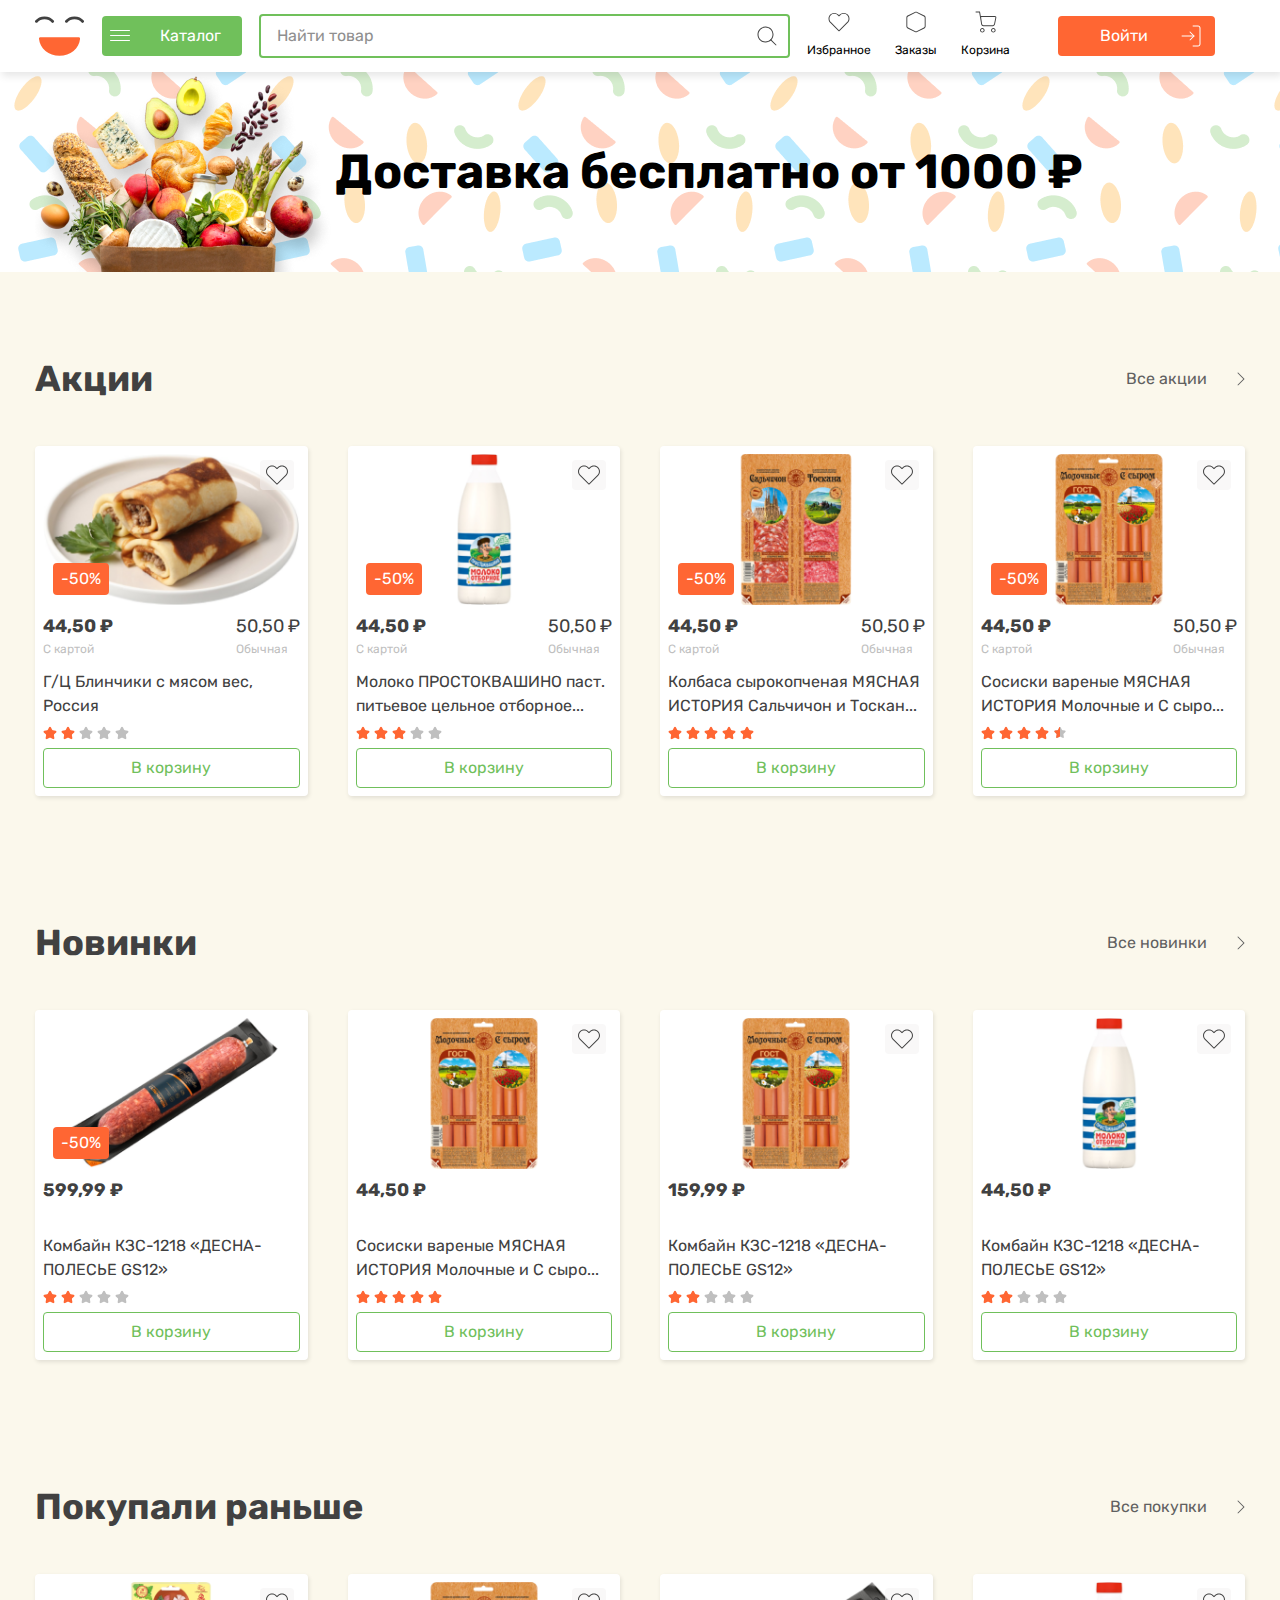
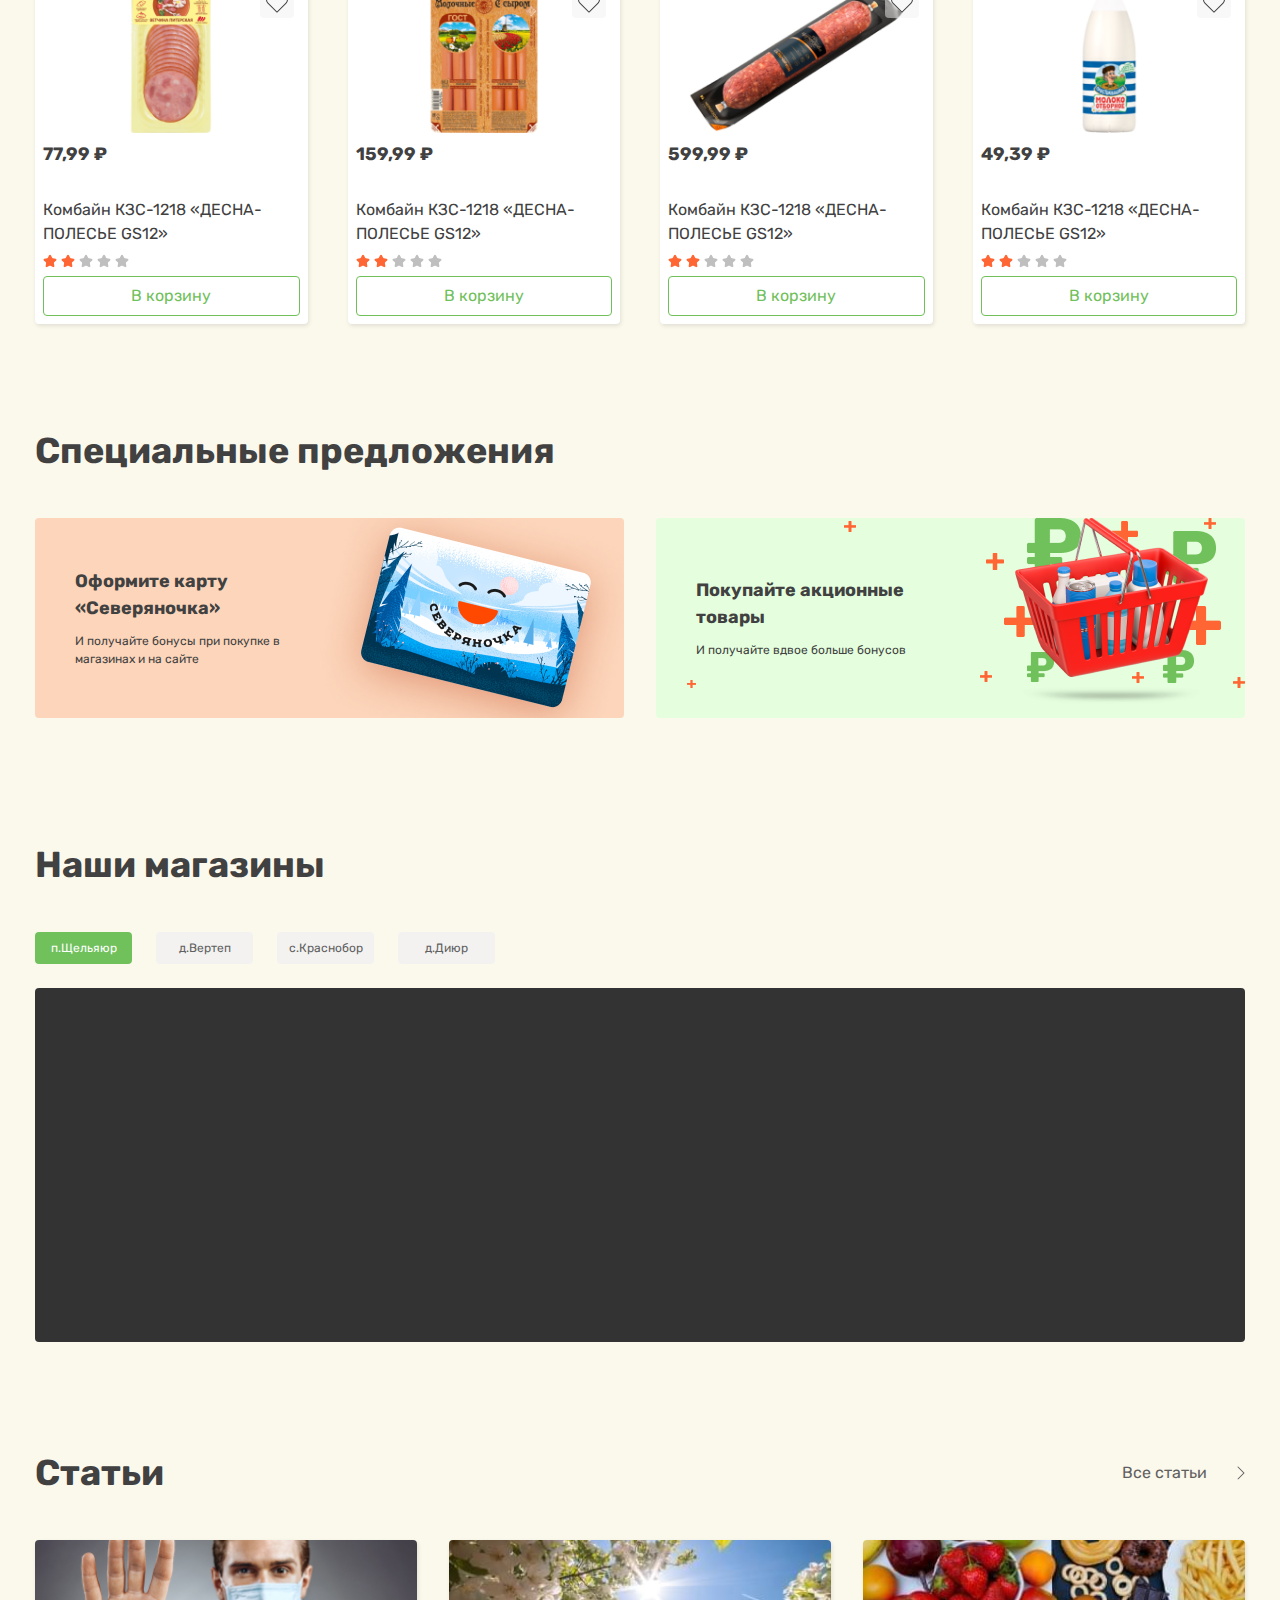
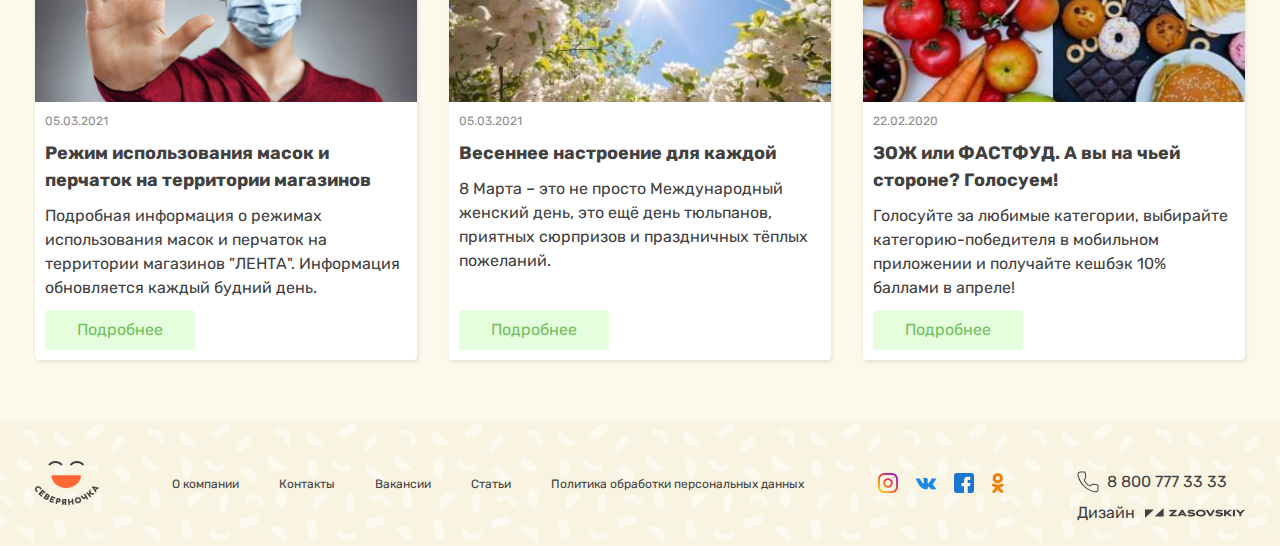
<file: index.html>
<!DOCTYPE html>
<html lang="ru">
  <head>
    <meta charset="UTF-8">
    <meta http-equiv="X-UA-Compatible" content="IE=edge">
    <meta name="viewport" content="width=device-width, initial-scale=1.0">
    <meta name="description" content="описание магазина">
    <meta name="keywords" content="ключевое-слово-1, ключевое-слово-2">
    <title>Главная | Северяночка</title>
    <link rel="preload" href="./fonts/Rubik-Bold.woff2" as="font">
    <link rel="preload" href="./fonts/Rubik-Regular.woff2" as="font">
    <link rel="shortcut icon" href="./images/favicon.ico">
    <link rel="stylesheet" href="./css/style.min.css">
    <script defer src="https://api-maps.yandex.ru/2.1/?apikey=8a668916-04d0-4f25-8d4a-b97888776387&amp;lang=ru_RU"></script>
    <script defer src="./js/main.min.js"></script>
  </head>
  <body>
    <aside class="mobile-menu">
      <div class="container mobile-menu__container">
        <div class="mobile-menu__row">
          <nav class="nav main-nav">
            <ul class="nav__list main-nav__list">
              <li class="nav__item nav-item main-nav-item"><a class="nav-item__link main-nav-item__link" href="./catalog.html"><svg class="nav-item__icon main-nav-item__icon" width="25" height="24" viewBox="0 0 25 24" fill="none" xmlns="http://www.w3.org/2000/svg">
<path fill-rule="evenodd" clip-rule="evenodd" d="M3 12C3 11.7239 3.22386 11.5 3.5 11.5H21.5C21.7761 11.5 22 11.7239 22 12C22 12.2761 21.7761 12.5 21.5 12.5H3.5C3.22386 12.5 3 12.2761 3 12Z" fill="#414141"/>
<path fill-rule="evenodd" clip-rule="evenodd" d="M3 6C3 5.72386 3.22386 5.5 3.5 5.5H21.5C21.7761 5.5 22 5.72386 22 6C22 6.27614 21.7761 6.5 21.5 6.5H3.5C3.22386 6.5 3 6.27614 3 6Z" fill="#414141"/>
<path fill-rule="evenodd" clip-rule="evenodd" d="M3 18C3 17.7239 3.22386 17.5 3.5 17.5H21.5C21.7761 17.5 22 17.7239 22 18C22 18.2761 21.7761 18.5 21.5 18.5H3.5C3.22386 18.5 3 18.2761 3 18Z" fill="#414141"/>
</svg><span class="nav-item__text main-nav-item__text">Каталог</span></a></li>
              <li class="nav__item nav-item main-nav-item"><a class="nav-item__link main-nav-item__link" href="./favourites.html"><svg class="nav-item__icon main-nav-item__icon" width="23" height="20" viewBox="0 0 23 20" fill="none" xmlns="http://www.w3.org/2000/svg">
<path fill-rule="evenodd" clip-rule="evenodd" d="M12.2046 2.25644C13.3299 1.13067 14.8564 0.498169 16.4482 0.498169C18.0399 0.498169 19.5664 1.13063 20.6916 2.25636C21.8174 3.38164 22.45 4.90829 22.45 6.49999C22.45 8.09174 21.8175 9.61826 20.6917 10.7435C20.6917 10.7436 20.6917 10.7435 20.6917 10.7435L11.8517 19.5835C11.6565 19.7788 11.3399 19.7788 11.1446 19.5835L2.30461 10.7435C-0.0390375 8.3999 -0.0390373 4.60009 2.30461 2.25644C4.64826 -0.0872086 8.44807 -0.0872087 10.7917 2.25644L11.4982 2.96289L12.2046 2.25644C12.2046 2.25641 12.2046 2.25647 12.2046 2.25644ZM16.4482 1.49817C15.1217 1.49817 13.8496 2.02528 12.9118 2.96346L11.8517 4.02355C11.758 4.11732 11.6308 4.16999 11.4982 4.16999C11.3656 4.16999 11.2384 4.11732 11.1446 4.02355L10.0846 2.96355C8.13149 1.01042 4.96484 1.01042 3.01172 2.96355C1.05859 4.91667 1.05859 8.08332 3.01172 10.0364L11.4982 18.5229L19.9846 10.0364C20.9228 9.09869 21.45 7.82648 21.45 6.49999C21.45 5.17351 20.9229 3.90138 19.9847 2.96363C19.0469 2.02544 17.7747 1.49817 16.4482 1.49817Z" fill="#414141"/>
</svg><span class="nav-item__text main-nav-item__text">Избранное</span><span class="nav-item__count main-nav-item__count favourite-link__count"></span></a></li>
              <li class="nav__item nav-item main-nav-item"><a class="nav-item__link main-nav-item__link" href="#"><svg class="nav-item__icon main-nav-item__icon" width="22" height="24" viewBox="0 0 22 24" fill="none" xmlns="http://www.w3.org/2000/svg">
<path fill-rule="evenodd" clip-rule="evenodd" d="M10.3325 1.89776C10.3324 1.89785 10.3327 1.89767 10.3325 1.89776L2.33366 5.89721L2.33255 5.89776C1.82288 6.15102 1.50045 6.67089 1.50005 7.24V16.7635C1.49608 17.3334 1.81541 17.8563 2.32416 18.113C2.32387 18.1129 2.32445 18.1132 2.32416 18.113L10.3237 22.1128C10.7462 22.3242 11.2438 22.3243 11.6663 22.1129L19.6664 18.1128L19.6675 18.1122C20.1773 17.8589 20.4997 17.3389 20.5 16.7697V7.24026C20.4997 6.67105 20.1773 6.15106 19.6675 5.89776L19.6664 5.89721L11.6675 1.89776C11.6674 1.89767 11.6677 1.89786 11.6675 1.89776C11.2474 1.6892 10.7527 1.68919 10.3325 1.89776ZM9.88755 1.00223C10.5883 0.654 11.4118 0.654 12.1125 1.00223L12.1137 1.00278L20.1125 5.00223C20.1124 5.00215 20.1127 5.00231 20.1125 5.00223C20.9618 5.42448 21.4995 6.29123 21.5 7.23973V16.77C21.4995 17.7184 20.9624 18.5852 20.1132 19.0074C20.113 19.0075 20.1134 19.0073 20.1132 19.0074L12.1138 23.0071C12.1138 23.0072 12.1138 23.0071 12.1138 23.0071C11.4097 23.3594 10.5806 23.3595 9.87644 23.0072C9.87639 23.0072 9.87649 23.0072 9.87644 23.0072L1.87644 19.0072L1.87506 19.0065C1.02685 18.5791 0.494133 17.708 0.500049 16.7584V7.24C0.500552 6.29154 1.03772 5.4248 1.88695 5.00253C1.88675 5.00263 1.88715 5.00243 1.88695 5.00253L9.88644 1.00278L9.88755 1.00223Z" fill="#414141"/>
</svg><span class="nav-item__text main-nav-item__text">Заказы</span></a></li>
              <li class="nav__item nav-item main-nav-item"><a class="nav-item__link main-nav-item__link basket-link" href="#"><svg class="nav-item__icon main-nav-item__icon" width="24" height="24" viewBox="0 0 24 24" fill="none" xmlns="http://www.w3.org/2000/svg">
<path fill-rule="evenodd" clip-rule="evenodd" d="M5.5 21C5.5 19.6193 6.61929 18.5 8 18.5C9.38071 18.5 10.5 19.6193 10.5 21C10.5 22.3807 9.38071 23.5 8 23.5C6.61929 23.5 5.5 22.3807 5.5 21ZM8 19.5C7.17157 19.5 6.5 20.1716 6.5 21C6.5 21.8284 7.17157 22.5 8 22.5C8.82843 22.5 9.5 21.8284 9.5 21C9.5 20.1716 8.82843 19.5 8 19.5Z" fill="#414141"/>
<path fill-rule="evenodd" clip-rule="evenodd" d="M17.5 21C17.5 19.6193 18.6193 18.5 20 18.5C21.3807 18.5 22.5 19.6193 22.5 21C22.5 22.3807 21.3807 23.5 20 23.5C18.6193 23.5 17.5 22.3807 17.5 21ZM20 19.5C19.1716 19.5 18.5 20.1716 18.5 21C18.5 21.8284 19.1716 22.5 20 22.5C20.8284 22.5 21.5 21.8284 21.5 21C21.5 20.1716 20.8284 19.5 20 19.5Z" fill="#414141"/>
<path fill-rule="evenodd" clip-rule="evenodd" d="M1 0.5C0.723858 0.5 0.5 0.723858 0.5 1C0.5 1.27614 0.723858 1.5 1 1.5H4.58051C5.33783 5.79147 6.10333 10.0643 6.74931 14.3709C6.93288 15.5947 7.98416 16.5 9.22165 16.5H19.3597C20.5514 16.5 21.5774 15.6588 21.8111 14.4903L23.2503 7.29417C23.436 6.36599 22.726 5.5 21.7795 5.5H7.16046C6.8575 5.5 6.57797 5.58901 6.34436 5.74093L5.49239 0.913107C5.45023 0.674179 5.24262 0.5 5 0.5H1ZM6.666 7.07417C6.62065 6.77187 6.85478 6.5 7.16046 6.5H21.7795C22.095 6.5 22.3316 6.78866 22.2698 7.09806L20.8305 14.2942C20.6903 14.9953 20.0747 15.5 19.3597 15.5H9.22165C8.47916 15.5 7.84839 14.9568 7.73825 14.2225L6.666 7.07417Z" fill="#414141"/>
</svg><span class="nav-item__text main-nav-item__text">Корзина</span><span class="nav-item__count main-nav-item__count basket-link__count basket-count"></span></a></li>
            </ul>
          </nav>
          <div class="profile header__profile unlogined">
            <button class="profile__login login-btn activate-popup" type="button" data-popup-selector=".popup-login"><span class="login-btn__text">Войти</span><svg width="24" height="24" viewBox="0 0 24 24" fill="none" xmlns="http://www.w3.org/2000/svg">
<path fill-rule="evenodd" clip-rule="evenodd" d="M13.5 2C13.5 1.72386 13.7239 1.5 14 1.5H19C20.3807 1.5 21.5 2.61929 21.5 4V20C21.5 21.3807 20.3807 22.5 19 22.5H14C13.7239 22.5 13.5 22.2761 13.5 22C13.5 21.7239 13.7239 21.5 14 21.5H19C19.8284 21.5 20.5 20.8284 20.5 20V4C20.5 3.17157 19.8284 2.5 19 2.5H14C13.7239 2.5 13.5 2.27614 13.5 2Z" fill="white"/>
<path fill-rule="evenodd" clip-rule="evenodd" d="M10.6464 7.64645C10.8417 7.45118 11.1583 7.45118 11.3536 7.64645L15.3536 11.6464C15.5488 11.8417 15.5488 12.1583 15.3536 12.3536L11.3536 16.3536C11.1583 16.5488 10.8417 16.5488 10.6464 16.3536C10.4512 16.1583 10.4512 15.8417 10.6464 15.6464L14.2929 12L10.6464 8.35355C10.4512 8.15829 10.4512 7.84171 10.6464 7.64645Z" fill="white"/>
<path fill-rule="evenodd" clip-rule="evenodd" d="M2.5 12C2.5 11.7239 2.72386 11.5 3 11.5H15C15.2761 11.5 15.5 11.7239 15.5 12C15.5 12.2761 15.2761 12.5 15 12.5H3C2.72386 12.5 2.5 12.2761 2.5 12Z" fill="white"/>
</svg>
            </button>
          </div>
        </div>
      </div>
    </aside>
    <header class="header">
      <div class="header__top">
        <div class="container header__container">
          <div class="header__row"><a class="logo header__logo">
              <picture>
                <source srcset="./images/logo-mobile.svg" media="(max-width: 1360px )"><img class="logo__img" src="./images/logo.svg" alt="logo">
              </picture></a>
            <button class="catalog-activate header__catalog-activate" type="button"><span class="burger catalog-activate__burger"></span><span class="catalog-activate__text">Каталог</span></button>
            <div class="search header__search">
              <input class="search__input" type="text" placeholder="Найти товар">
              <button class="search__icon" type="button"><svg width="24" height="24" viewBox="0 0 24 24" fill="none" xmlns="http://www.w3.org/2000/svg">
<path fill-rule="evenodd" clip-rule="evenodd" d="M2.5 10.5C2.5 6.08172 6.08172 2.5 10.5 2.5C14.9183 2.5 18.5 6.08172 18.5 10.5C18.5 14.9183 14.9183 18.5 10.5 18.5C6.08172 18.5 2.5 14.9183 2.5 10.5ZM10.5 3.5C6.63401 3.5 3.5 6.63401 3.5 10.5C3.5 14.366 6.63401 17.5 10.5 17.5C14.366 17.5 17.5 14.366 17.5 10.5C17.5 6.63401 14.366 3.5 10.5 3.5Z" fill="#414141"/>
<path fill-rule="evenodd" clip-rule="evenodd" d="M15.4463 15.4464C15.6415 15.2512 15.9581 15.2512 16.1534 15.4464L21.3534 20.6464C21.5486 20.8417 21.5486 21.1583 21.3534 21.3535C21.1581 21.5488 20.8415 21.5488 20.6463 21.3535L15.4463 16.1535C15.251 15.9583 15.251 15.6417 15.4463 15.4464Z" fill="#414141"/>
</svg>
              </button>
              <ul class="search__live-list live-list"></ul>
            </div>
            <nav class="nav main-nav">
              <ul class="nav__list main-nav__list">
                <li class="nav__item nav-item main-nav-item"><a class="nav-item__link main-nav-item__link favourite-link" href="./favourites.html"><svg class="nav-item__icon main-nav-item__icon" width="23" height="20" viewBox="0 0 23 20" fill="none" xmlns="http://www.w3.org/2000/svg">
<path fill-rule="evenodd" clip-rule="evenodd" d="M12.2046 2.25644C13.3299 1.13067 14.8564 0.498169 16.4482 0.498169C18.0399 0.498169 19.5664 1.13063 20.6916 2.25636C21.8174 3.38164 22.45 4.90829 22.45 6.49999C22.45 8.09174 21.8175 9.61826 20.6917 10.7435C20.6917 10.7436 20.6917 10.7435 20.6917 10.7435L11.8517 19.5835C11.6565 19.7788 11.3399 19.7788 11.1446 19.5835L2.30461 10.7435C-0.0390375 8.3999 -0.0390373 4.60009 2.30461 2.25644C4.64826 -0.0872086 8.44807 -0.0872087 10.7917 2.25644L11.4982 2.96289L12.2046 2.25644C12.2046 2.25641 12.2046 2.25647 12.2046 2.25644ZM16.4482 1.49817C15.1217 1.49817 13.8496 2.02528 12.9118 2.96346L11.8517 4.02355C11.758 4.11732 11.6308 4.16999 11.4982 4.16999C11.3656 4.16999 11.2384 4.11732 11.1446 4.02355L10.0846 2.96355C8.13149 1.01042 4.96484 1.01042 3.01172 2.96355C1.05859 4.91667 1.05859 8.08332 3.01172 10.0364L11.4982 18.5229L19.9846 10.0364C20.9228 9.09869 21.45 7.82648 21.45 6.49999C21.45 5.17351 20.9229 3.90138 19.9847 2.96363C19.0469 2.02544 17.7747 1.49817 16.4482 1.49817Z" fill="#414141"/>
</svg><span class="nav-item__text main-nav-item__text">Избранное</span><span class="nav-item__count main-nav-item__count favourite-link__count"></span></a></li>
                <li class="nav__item nav-item main-nav-item"><a class="nav-item__link main-nav-item__link" href="#"><svg class="nav-item__icon main-nav-item__icon" width="22" height="24" viewBox="0 0 22 24" fill="none" xmlns="http://www.w3.org/2000/svg">
<path fill-rule="evenodd" clip-rule="evenodd" d="M10.3325 1.89776C10.3324 1.89785 10.3327 1.89767 10.3325 1.89776L2.33366 5.89721L2.33255 5.89776C1.82288 6.15102 1.50045 6.67089 1.50005 7.24V16.7635C1.49608 17.3334 1.81541 17.8563 2.32416 18.113C2.32387 18.1129 2.32445 18.1132 2.32416 18.113L10.3237 22.1128C10.7462 22.3242 11.2438 22.3243 11.6663 22.1129L19.6664 18.1128L19.6675 18.1122C20.1773 17.8589 20.4997 17.3389 20.5 16.7697V7.24026C20.4997 6.67105 20.1773 6.15106 19.6675 5.89776L19.6664 5.89721L11.6675 1.89776C11.6674 1.89767 11.6677 1.89786 11.6675 1.89776C11.2474 1.6892 10.7527 1.68919 10.3325 1.89776ZM9.88755 1.00223C10.5883 0.654 11.4118 0.654 12.1125 1.00223L12.1137 1.00278L20.1125 5.00223C20.1124 5.00215 20.1127 5.00231 20.1125 5.00223C20.9618 5.42448 21.4995 6.29123 21.5 7.23973V16.77C21.4995 17.7184 20.9624 18.5852 20.1132 19.0074C20.113 19.0075 20.1134 19.0073 20.1132 19.0074L12.1138 23.0071C12.1138 23.0072 12.1138 23.0071 12.1138 23.0071C11.4097 23.3594 10.5806 23.3595 9.87644 23.0072C9.87639 23.0072 9.87649 23.0072 9.87644 23.0072L1.87644 19.0072L1.87506 19.0065C1.02685 18.5791 0.494133 17.708 0.500049 16.7584V7.24C0.500552 6.29154 1.03772 5.4248 1.88695 5.00253C1.88675 5.00263 1.88715 5.00243 1.88695 5.00253L9.88644 1.00278L9.88755 1.00223Z" fill="#414141"/>
</svg><span class="nav-item__text main-nav-item__text">Заказы</span></a></li>
                <li class="nav__item nav-item main-nav-item"><a class="nav-item__link main-nav-item__link basket-link" href="./basket.html"><svg class="nav-item__icon main-nav-item__icon" width="24" height="24" viewBox="0 0 24 24" fill="none" xmlns="http://www.w3.org/2000/svg">
<path fill-rule="evenodd" clip-rule="evenodd" d="M5.5 21C5.5 19.6193 6.61929 18.5 8 18.5C9.38071 18.5 10.5 19.6193 10.5 21C10.5 22.3807 9.38071 23.5 8 23.5C6.61929 23.5 5.5 22.3807 5.5 21ZM8 19.5C7.17157 19.5 6.5 20.1716 6.5 21C6.5 21.8284 7.17157 22.5 8 22.5C8.82843 22.5 9.5 21.8284 9.5 21C9.5 20.1716 8.82843 19.5 8 19.5Z" fill="#414141"/>
<path fill-rule="evenodd" clip-rule="evenodd" d="M17.5 21C17.5 19.6193 18.6193 18.5 20 18.5C21.3807 18.5 22.5 19.6193 22.5 21C22.5 22.3807 21.3807 23.5 20 23.5C18.6193 23.5 17.5 22.3807 17.5 21ZM20 19.5C19.1716 19.5 18.5 20.1716 18.5 21C18.5 21.8284 19.1716 22.5 20 22.5C20.8284 22.5 21.5 21.8284 21.5 21C21.5 20.1716 20.8284 19.5 20 19.5Z" fill="#414141"/>
<path fill-rule="evenodd" clip-rule="evenodd" d="M1 0.5C0.723858 0.5 0.5 0.723858 0.5 1C0.5 1.27614 0.723858 1.5 1 1.5H4.58051C5.33783 5.79147 6.10333 10.0643 6.74931 14.3709C6.93288 15.5947 7.98416 16.5 9.22165 16.5H19.3597C20.5514 16.5 21.5774 15.6588 21.8111 14.4903L23.2503 7.29417C23.436 6.36599 22.726 5.5 21.7795 5.5H7.16046C6.8575 5.5 6.57797 5.58901 6.34436 5.74093L5.49239 0.913107C5.45023 0.674179 5.24262 0.5 5 0.5H1ZM6.666 7.07417C6.62065 6.77187 6.85478 6.5 7.16046 6.5H21.7795C22.095 6.5 22.3316 6.78866 22.2698 7.09806L20.8305 14.2942C20.6903 14.9953 20.0747 15.5 19.3597 15.5H9.22165C8.47916 15.5 7.84839 14.9568 7.73825 14.2225L6.666 7.07417Z" fill="#414141"/>
</svg><span class="nav-item__text main-nav-item__text">Корзина</span><span class="nav-item__count main-nav-item__count basket-link__count basket-count"></span></a></li>
              </ul>
            </nav>
            <div class="profile header__profile unlogined">
              <button class="profile__login login-btn activate-popup" type="button" data-popup-selector=".popup-login"><span class="login-btn__text">Войти</span><svg width="24" height="24" viewBox="0 0 24 24" fill="none" xmlns="http://www.w3.org/2000/svg">
<path fill-rule="evenodd" clip-rule="evenodd" d="M13.5 2C13.5 1.72386 13.7239 1.5 14 1.5H19C20.3807 1.5 21.5 2.61929 21.5 4V20C21.5 21.3807 20.3807 22.5 19 22.5H14C13.7239 22.5 13.5 22.2761 13.5 22C13.5 21.7239 13.7239 21.5 14 21.5H19C19.8284 21.5 20.5 20.8284 20.5 20V4C20.5 3.17157 19.8284 2.5 19 2.5H14C13.7239 2.5 13.5 2.27614 13.5 2Z" fill="white"/>
<path fill-rule="evenodd" clip-rule="evenodd" d="M10.6464 7.64645C10.8417 7.45118 11.1583 7.45118 11.3536 7.64645L15.3536 11.6464C15.5488 11.8417 15.5488 12.1583 15.3536 12.3536L11.3536 16.3536C11.1583 16.5488 10.8417 16.5488 10.6464 16.3536C10.4512 16.1583 10.4512 15.8417 10.6464 15.6464L14.2929 12L10.6464 8.35355C10.4512 8.15829 10.4512 7.84171 10.6464 7.64645Z" fill="white"/>
<path fill-rule="evenodd" clip-rule="evenodd" d="M2.5 12C2.5 11.7239 2.72386 11.5 3 11.5H15C15.2761 11.5 15.5 11.7239 15.5 12C15.5 12.2761 15.2761 12.5 15 12.5H3C2.72386 12.5 2.5 12.2761 2.5 12Z" fill="white"/>
</svg>
              </button>
            </div>
          </div>
        </div>
      </div>
      <div class="header__bottom">
        <div class="catalog header__catalog">
          <div class="container catalog__container">
            <div class="catalog__row">
              <ul class="catalog-list catalog__list">
                <li class="catalog-list__item"><a class="catalog-list__link" href="./category.html">Молоко, сыр, яйцо</a></li>
                <li class="catalog-list__item"><a class="catalog-list__link" href="./category.html">Хлеб</a></li>
                <li class="catalog-list__item"><a class="catalog-list__link" href="./category.html">Фрукты и овощи</a></li>
                <li class="catalog-list__item"><a class="catalog-list__link" href="./category.html">Замороженные продукты</a></li>
              </ul>
              <ul class="catalog-list catalog__list">
                <li class="catalog-list__item"><a class="catalog-list__link" href="./category.html">Напитки</a></li>
                <li class="catalog-list__item"><a class="catalog-list__link" href="./category.html">Кондитерские изделия</a></li>
                <li class="catalog-list__item"><a class="catalog-list__link" href="./category.html">Чай, кофе</a></li>
              </ul>
              <ul class="catalog-list catalog__list">
                <li class="catalog-list__item"><a class="catalog-list__link" href="./category.html">Бакалея</a></li>
                <li class="catalog-list__item"><a class="catalog-list__link" href="./category.html">Здоровое питание</a></li>
                <li class="catalog-list__item"><a class="catalog-list__link" href="./category.html">Зоотовары</a></li>
              </ul>
              <ul class="catalog-list catalog__list">
                <li class="catalog-list__item"><a class="catalog-list__link" href="./category.html">Непродовольственные товары</a></li>
                <li class="catalog-list__item"><a class="catalog-list__link" href="./category.html">Детское питание</a></li>
                <li class="catalog-list__item"><a class="catalog-list__link" href="./category.html">Мясо, птица, колбаса</a></li>
              </ul>
            </div>
          </div>
        </div>
      </div>
    </header>
    <section class="banner">
      <h2 class="hidden section-title shop__title">Товары</h2><img class="pattern banner__bg-image" src="./images/pattern-1.png" alt="" aria-hidden>
      <div class="container banner__container">
        <div class="banner__row">
          <div class="banner__image"><img src="./images/products.png" alt="products"></div>
          <div class="banner__text">Доставка бесплатно от 1000 ₽</div>
        </div>
      </div>
    </section>
    <main class="main">
      <section class="shop">
        <h2 class="hidden section-title shop__title">Товары</h2>
        <div class="container shop__container">
          <div class="shop__row">
            <div class="shop__line shop-line">
              <div class="shop-line__top top-title-block">
                <h3 class="shop-line__title top-title">Акции</h3><a class="shop-line__link top-more" href="#">
                   Все акции<svg class="top-more__icon shop-line__link-icon" width="8" height="14" viewBox="0 0 8 14" fill="none" xmlns="http://www.w3.org/2000/svg">
<path fill-rule="evenodd" clip-rule="evenodd" d="M0.646447 0.646447C0.841709 0.451184 1.15829 0.451184 1.35355 0.646447L7.35355 6.64645C7.54882 6.84171 7.54882 7.15829 7.35355 7.35355L1.35355 13.3536C1.15829 13.5488 0.841709 13.5488 0.646447 13.3536C0.451184 13.1583 0.451184 12.8417 0.646447 12.6464L6.29289 7L0.646447 1.35355C0.451184 1.15829 0.451184 0.841709 0.646447 0.646447Z" fill="#606060"/>
</svg></a>
              </div>
              <div class="shop-line__content">
                <div class="shop-line__card shop-card shop-item">
                  <div class="shop-card__content"><a class="shop-card__link" href="./product.html" aria-label="карточка товара">
                      <div class="shop-card__image"><img src="./images/product-1.png" alt="product">
                        <div class="product-discount shop-card__discount">-50%</div>
                      </div>
                      <div class="shop-card__description">
                        <div class="shop-card__top">
                          <p class="shop-card__small-price price small-price">44,50 ₽<span class="price__text">С картой</span></p>
                          <p class="shop-card__big-price price big-price">50,50 ₽<span class="price__text">Обычная</span></p>
                        </div>
                        <div class="shop-card__bottom">
                          <p class="shop-card__about">Г/Ц Блинчики с мясом вес, Россия</p>
                          <div class="shop-card__raiting raiting"><svg class="raiting__star star star-filled" width="14" height="13" viewBox="0 0 14 13" fill="none" xmlns="http://www.w3.org/2000/svg">
<path d="M6.10326 0.816985C6.47008 0.0737389 7.52992 0.0737404 7.89674 0.816986L9.11847 3.29249C9.26413 3.58763 9.5457 3.7922 9.87141 3.83953L12.6033 4.2365C13.4235 4.35568 13.751 5.36365 13.1575 5.94219L11.1807 7.8691C10.945 8.09884 10.8375 8.42984 10.8931 8.75423L11.3598 11.4751C11.4999 12.292 10.6424 12.9149 9.90881 12.5293L7.46534 11.2446C7.17402 11.0915 6.82598 11.0915 6.53466 11.2446L4.09119 12.5293C3.35756 12.9149 2.50013 12.292 2.64024 11.4751L3.1069 8.75423C3.16254 8.42984 3.05499 8.09884 2.81931 7.8691L0.842496 5.94219C0.248979 5.36365 0.576491 4.35568 1.39671 4.2365L4.12859 3.83953C4.4543 3.7922 4.73587 3.58763 4.88153 3.29249L6.10326 0.816985Z" fill="#BFBFBF"/>
</svg><svg class="raiting__star star star-filled" width="14" height="13" viewBox="0 0 14 13" fill="none" xmlns="http://www.w3.org/2000/svg">
<path d="M6.10326 0.816985C6.47008 0.0737389 7.52992 0.0737404 7.89674 0.816986L9.11847 3.29249C9.26413 3.58763 9.5457 3.7922 9.87141 3.83953L12.6033 4.2365C13.4235 4.35568 13.751 5.36365 13.1575 5.94219L11.1807 7.8691C10.945 8.09884 10.8375 8.42984 10.8931 8.75423L11.3598 11.4751C11.4999 12.292 10.6424 12.9149 9.90881 12.5293L7.46534 11.2446C7.17402 11.0915 6.82598 11.0915 6.53466 11.2446L4.09119 12.5293C3.35756 12.9149 2.50013 12.292 2.64024 11.4751L3.1069 8.75423C3.16254 8.42984 3.05499 8.09884 2.81931 7.8691L0.842496 5.94219C0.248979 5.36365 0.576491 4.35568 1.39671 4.2365L4.12859 3.83953C4.4543 3.7922 4.73587 3.58763 4.88153 3.29249L6.10326 0.816985Z" fill="#BFBFBF"/>
</svg><svg class="raiting__star star" width="14" height="13" viewBox="0 0 14 13" fill="none" xmlns="http://www.w3.org/2000/svg">
<path d="M6.10326 0.816985C6.47008 0.0737389 7.52992 0.0737404 7.89674 0.816986L9.11847 3.29249C9.26413 3.58763 9.5457 3.7922 9.87141 3.83953L12.6033 4.2365C13.4235 4.35568 13.751 5.36365 13.1575 5.94219L11.1807 7.8691C10.945 8.09884 10.8375 8.42984 10.8931 8.75423L11.3598 11.4751C11.4999 12.292 10.6424 12.9149 9.90881 12.5293L7.46534 11.2446C7.17402 11.0915 6.82598 11.0915 6.53466 11.2446L4.09119 12.5293C3.35756 12.9149 2.50013 12.292 2.64024 11.4751L3.1069 8.75423C3.16254 8.42984 3.05499 8.09884 2.81931 7.8691L0.842496 5.94219C0.248979 5.36365 0.576491 4.35568 1.39671 4.2365L4.12859 3.83953C4.4543 3.7922 4.73587 3.58763 4.88153 3.29249L6.10326 0.816985Z" fill="#BFBFBF"/>
</svg><svg class="raiting__star star" width="14" height="13" viewBox="0 0 14 13" fill="none" xmlns="http://www.w3.org/2000/svg">
<path d="M6.10326 0.816985C6.47008 0.0737389 7.52992 0.0737404 7.89674 0.816986L9.11847 3.29249C9.26413 3.58763 9.5457 3.7922 9.87141 3.83953L12.6033 4.2365C13.4235 4.35568 13.751 5.36365 13.1575 5.94219L11.1807 7.8691C10.945 8.09884 10.8375 8.42984 10.8931 8.75423L11.3598 11.4751C11.4999 12.292 10.6424 12.9149 9.90881 12.5293L7.46534 11.2446C7.17402 11.0915 6.82598 11.0915 6.53466 11.2446L4.09119 12.5293C3.35756 12.9149 2.50013 12.292 2.64024 11.4751L3.1069 8.75423C3.16254 8.42984 3.05499 8.09884 2.81931 7.8691L0.842496 5.94219C0.248979 5.36365 0.576491 4.35568 1.39671 4.2365L4.12859 3.83953C4.4543 3.7922 4.73587 3.58763 4.88153 3.29249L6.10326 0.816985Z" fill="#BFBFBF"/>
</svg><svg class="raiting__star star" width="14" height="13" viewBox="0 0 14 13" fill="none" xmlns="http://www.w3.org/2000/svg">
<path d="M6.10326 0.816985C6.47008 0.0737389 7.52992 0.0737404 7.89674 0.816986L9.11847 3.29249C9.26413 3.58763 9.5457 3.7922 9.87141 3.83953L12.6033 4.2365C13.4235 4.35568 13.751 5.36365 13.1575 5.94219L11.1807 7.8691C10.945 8.09884 10.8375 8.42984 10.8931 8.75423L11.3598 11.4751C11.4999 12.292 10.6424 12.9149 9.90881 12.5293L7.46534 11.2446C7.17402 11.0915 6.82598 11.0915 6.53466 11.2446L4.09119 12.5293C3.35756 12.9149 2.50013 12.292 2.64024 11.4751L3.1069 8.75423C3.16254 8.42984 3.05499 8.09884 2.81931 7.8691L0.842496 5.94219C0.248979 5.36365 0.576491 4.35568 1.39671 4.2365L4.12859 3.83953C4.4543 3.7922 4.73587 3.58763 4.88153 3.29249L6.10326 0.816985Z" fill="#BFBFBF"/>
</svg>
                          </div>
                        </div>
                      </div></a>
                    <button class="shop-card__favourite to-favourite" type="button"><svg class="to-favourite__icon" width="22" height="20" viewBox="0 0 22 20" fill="none" xmlns="http://www.w3.org/2000/svg">
<path fill-rule="evenodd" clip-rule="evenodd" d="M11.7046 2.25644C12.8299 1.13067 14.3564 0.498169 15.9482 0.498169C17.5399 0.498169 19.0664 1.13063 20.1916 2.25636C21.3174 3.38164 21.95 4.90829 21.95 6.49999C21.95 8.09174 21.3175 9.61826 20.1917 10.7435C20.1917 10.7436 20.1917 10.7435 20.1917 10.7435L11.3517 19.5835C11.1565 19.7788 10.8399 19.7788 10.6446 19.5835L1.80461 10.7435C-0.539037 8.3999 -0.539037 4.60009 1.80461 2.25644C4.14826 -0.0872086 7.94807 -0.0872087 10.2917 2.25644L10.9982 2.96289L11.7046 2.25644C11.7046 2.25641 11.7046 2.25647 11.7046 2.25644ZM15.9482 1.49817C14.6217 1.49817 13.3496 2.02528 12.4118 2.96346L11.3517 4.02355C11.258 4.11732 11.1308 4.16999 10.9982 4.16999C10.8656 4.16999 10.7384 4.11732 10.6446 4.02355L9.58461 2.96355C7.63149 1.01042 4.46484 1.01042 2.51172 2.96355C0.558594 4.91667 0.558594 8.08332 2.51172 10.0364L10.9982 18.5229L19.4846 10.0364C20.4228 9.09869 20.95 7.82648 20.95 6.49999C20.95 5.17351 20.4229 3.90138 19.4847 2.96363C18.5469 2.02544 17.2747 1.49817 15.9482 1.49817Z" fill="#414141"/>
</svg>
                    </button>
                    <button class="shop-card__to-basket to-basket-btn" type="button">В корзину</button>
                    <div class="shop-card__manipulate-with-basket manipulate-with-basket">
                      <button class="manipulate-with-basket__decrease basket-decrease"><svg width="24" height="24" viewBox="0 0 24 24" fill="none" xmlns="http://www.w3.org/2000/svg">
<path fill-rule="evenodd" clip-rule="evenodd" d="M4.5 12C4.5 11.7239 4.72386 11.5 5 11.5H19C19.2761 11.5 19.5 11.7239 19.5 12C19.5 12.2761 19.2761 12.5 19 12.5H5C4.72386 12.5 4.5 12.2761 4.5 12Z" fill="white"/>
</svg>
                      </button><span class="manipulate-with-basket__count"></span>
                      <button class="manipulate-with-basket__update basket-update"><svg width="24" height="24" viewBox="0 0 24 24" fill="none" xmlns="http://www.w3.org/2000/svg">
<path fill-rule="evenodd" clip-rule="evenodd" d="M12 4.5C12.2761 4.5 12.5 4.72386 12.5 5V19C12.5 19.2761 12.2761 19.5 12 19.5C11.7239 19.5 11.5 19.2761 11.5 19V5C11.5 4.72386 11.7239 4.5 12 4.5Z" fill="white"/>
<path fill-rule="evenodd" clip-rule="evenodd" d="M4.5 12C4.5 11.7239 4.72386 11.5 5 11.5H19C19.2761 11.5 19.5 11.7239 19.5 12C19.5 12.2761 19.2761 12.5 19 12.5H5C4.72386 12.5 4.5 12.2761 4.5 12Z" fill="white"/>
</svg>
                      </button>
                    </div>
                  </div>
                </div>
                <div class="shop-line__card shop-card shop-item">
                  <div class="shop-card__content"><a class="shop-card__link" href="./product.html" aria-label="карточка товара">
                      <div class="shop-card__image"><img src="./images/product-2.png" alt="product">
                        <div class="product-discount shop-card__discount">-50%</div>
                      </div>
                      <div class="shop-card__description">
                        <div class="shop-card__top">
                          <p class="shop-card__small-price price small-price">44,50 ₽<span class="price__text">С картой</span></p>
                          <p class="shop-card__big-price price big-price">50,50 ₽<span class="price__text">Обычная</span></p>
                        </div>
                        <div class="shop-card__bottom">
                          <p class="shop-card__about">Молоко ПРОСТОКВАШИНО паст. питьевое цельное отборное...</p>
                          <div class="shop-card__raiting raiting"><svg class="raiting__star star star-filled" width="14" height="13" viewBox="0 0 14 13" fill="none" xmlns="http://www.w3.org/2000/svg">
<path d="M6.10326 0.816985C6.47008 0.0737389 7.52992 0.0737404 7.89674 0.816986L9.11847 3.29249C9.26413 3.58763 9.5457 3.7922 9.87141 3.83953L12.6033 4.2365C13.4235 4.35568 13.751 5.36365 13.1575 5.94219L11.1807 7.8691C10.945 8.09884 10.8375 8.42984 10.8931 8.75423L11.3598 11.4751C11.4999 12.292 10.6424 12.9149 9.90881 12.5293L7.46534 11.2446C7.17402 11.0915 6.82598 11.0915 6.53466 11.2446L4.09119 12.5293C3.35756 12.9149 2.50013 12.292 2.64024 11.4751L3.1069 8.75423C3.16254 8.42984 3.05499 8.09884 2.81931 7.8691L0.842496 5.94219C0.248979 5.36365 0.576491 4.35568 1.39671 4.2365L4.12859 3.83953C4.4543 3.7922 4.73587 3.58763 4.88153 3.29249L6.10326 0.816985Z" fill="#BFBFBF"/>
</svg><svg class="raiting__star star star-filled" width="14" height="13" viewBox="0 0 14 13" fill="none" xmlns="http://www.w3.org/2000/svg">
<path d="M6.10326 0.816985C6.47008 0.0737389 7.52992 0.0737404 7.89674 0.816986L9.11847 3.29249C9.26413 3.58763 9.5457 3.7922 9.87141 3.83953L12.6033 4.2365C13.4235 4.35568 13.751 5.36365 13.1575 5.94219L11.1807 7.8691C10.945 8.09884 10.8375 8.42984 10.8931 8.75423L11.3598 11.4751C11.4999 12.292 10.6424 12.9149 9.90881 12.5293L7.46534 11.2446C7.17402 11.0915 6.82598 11.0915 6.53466 11.2446L4.09119 12.5293C3.35756 12.9149 2.50013 12.292 2.64024 11.4751L3.1069 8.75423C3.16254 8.42984 3.05499 8.09884 2.81931 7.8691L0.842496 5.94219C0.248979 5.36365 0.576491 4.35568 1.39671 4.2365L4.12859 3.83953C4.4543 3.7922 4.73587 3.58763 4.88153 3.29249L6.10326 0.816985Z" fill="#BFBFBF"/>
</svg><svg class="raiting__star star star-filled" width="14" height="13" viewBox="0 0 14 13" fill="none" xmlns="http://www.w3.org/2000/svg">
<path d="M6.10326 0.816985C6.47008 0.0737389 7.52992 0.0737404 7.89674 0.816986L9.11847 3.29249C9.26413 3.58763 9.5457 3.7922 9.87141 3.83953L12.6033 4.2365C13.4235 4.35568 13.751 5.36365 13.1575 5.94219L11.1807 7.8691C10.945 8.09884 10.8375 8.42984 10.8931 8.75423L11.3598 11.4751C11.4999 12.292 10.6424 12.9149 9.90881 12.5293L7.46534 11.2446C7.17402 11.0915 6.82598 11.0915 6.53466 11.2446L4.09119 12.5293C3.35756 12.9149 2.50013 12.292 2.64024 11.4751L3.1069 8.75423C3.16254 8.42984 3.05499 8.09884 2.81931 7.8691L0.842496 5.94219C0.248979 5.36365 0.576491 4.35568 1.39671 4.2365L4.12859 3.83953C4.4543 3.7922 4.73587 3.58763 4.88153 3.29249L6.10326 0.816985Z" fill="#BFBFBF"/>
</svg><svg class="raiting__star star" width="14" height="13" viewBox="0 0 14 13" fill="none" xmlns="http://www.w3.org/2000/svg">
<path d="M6.10326 0.816985C6.47008 0.0737389 7.52992 0.0737404 7.89674 0.816986L9.11847 3.29249C9.26413 3.58763 9.5457 3.7922 9.87141 3.83953L12.6033 4.2365C13.4235 4.35568 13.751 5.36365 13.1575 5.94219L11.1807 7.8691C10.945 8.09884 10.8375 8.42984 10.8931 8.75423L11.3598 11.4751C11.4999 12.292 10.6424 12.9149 9.90881 12.5293L7.46534 11.2446C7.17402 11.0915 6.82598 11.0915 6.53466 11.2446L4.09119 12.5293C3.35756 12.9149 2.50013 12.292 2.64024 11.4751L3.1069 8.75423C3.16254 8.42984 3.05499 8.09884 2.81931 7.8691L0.842496 5.94219C0.248979 5.36365 0.576491 4.35568 1.39671 4.2365L4.12859 3.83953C4.4543 3.7922 4.73587 3.58763 4.88153 3.29249L6.10326 0.816985Z" fill="#BFBFBF"/>
</svg><svg class="raiting__star star" width="14" height="13" viewBox="0 0 14 13" fill="none" xmlns="http://www.w3.org/2000/svg">
<path d="M6.10326 0.816985C6.47008 0.0737389 7.52992 0.0737404 7.89674 0.816986L9.11847 3.29249C9.26413 3.58763 9.5457 3.7922 9.87141 3.83953L12.6033 4.2365C13.4235 4.35568 13.751 5.36365 13.1575 5.94219L11.1807 7.8691C10.945 8.09884 10.8375 8.42984 10.8931 8.75423L11.3598 11.4751C11.4999 12.292 10.6424 12.9149 9.90881 12.5293L7.46534 11.2446C7.17402 11.0915 6.82598 11.0915 6.53466 11.2446L4.09119 12.5293C3.35756 12.9149 2.50013 12.292 2.64024 11.4751L3.1069 8.75423C3.16254 8.42984 3.05499 8.09884 2.81931 7.8691L0.842496 5.94219C0.248979 5.36365 0.576491 4.35568 1.39671 4.2365L4.12859 3.83953C4.4543 3.7922 4.73587 3.58763 4.88153 3.29249L6.10326 0.816985Z" fill="#BFBFBF"/>
</svg>
                          </div>
                        </div>
                      </div></a>
                    <button class="shop-card__favourite to-favourite" type="button"><svg class="to-favourite__icon" width="22" height="20" viewBox="0 0 22 20" fill="none" xmlns="http://www.w3.org/2000/svg">
<path fill-rule="evenodd" clip-rule="evenodd" d="M11.7046 2.25644C12.8299 1.13067 14.3564 0.498169 15.9482 0.498169C17.5399 0.498169 19.0664 1.13063 20.1916 2.25636C21.3174 3.38164 21.95 4.90829 21.95 6.49999C21.95 8.09174 21.3175 9.61826 20.1917 10.7435C20.1917 10.7436 20.1917 10.7435 20.1917 10.7435L11.3517 19.5835C11.1565 19.7788 10.8399 19.7788 10.6446 19.5835L1.80461 10.7435C-0.539037 8.3999 -0.539037 4.60009 1.80461 2.25644C4.14826 -0.0872086 7.94807 -0.0872087 10.2917 2.25644L10.9982 2.96289L11.7046 2.25644C11.7046 2.25641 11.7046 2.25647 11.7046 2.25644ZM15.9482 1.49817C14.6217 1.49817 13.3496 2.02528 12.4118 2.96346L11.3517 4.02355C11.258 4.11732 11.1308 4.16999 10.9982 4.16999C10.8656 4.16999 10.7384 4.11732 10.6446 4.02355L9.58461 2.96355C7.63149 1.01042 4.46484 1.01042 2.51172 2.96355C0.558594 4.91667 0.558594 8.08332 2.51172 10.0364L10.9982 18.5229L19.4846 10.0364C20.4228 9.09869 20.95 7.82648 20.95 6.49999C20.95 5.17351 20.4229 3.90138 19.4847 2.96363C18.5469 2.02544 17.2747 1.49817 15.9482 1.49817Z" fill="#414141"/>
</svg>
                    </button>
                    <button class="shop-card__to-basket to-basket-btn" type="button">В корзину</button>
                    <div class="shop-card__manipulate-with-basket manipulate-with-basket">
                      <button class="manipulate-with-basket__decrease basket-decrease"><svg width="24" height="24" viewBox="0 0 24 24" fill="none" xmlns="http://www.w3.org/2000/svg">
<path fill-rule="evenodd" clip-rule="evenodd" d="M4.5 12C4.5 11.7239 4.72386 11.5 5 11.5H19C19.2761 11.5 19.5 11.7239 19.5 12C19.5 12.2761 19.2761 12.5 19 12.5H5C4.72386 12.5 4.5 12.2761 4.5 12Z" fill="white"/>
</svg>
                      </button><span class="manipulate-with-basket__count"></span>
                      <button class="manipulate-with-basket__update basket-update"><svg width="24" height="24" viewBox="0 0 24 24" fill="none" xmlns="http://www.w3.org/2000/svg">
<path fill-rule="evenodd" clip-rule="evenodd" d="M12 4.5C12.2761 4.5 12.5 4.72386 12.5 5V19C12.5 19.2761 12.2761 19.5 12 19.5C11.7239 19.5 11.5 19.2761 11.5 19V5C11.5 4.72386 11.7239 4.5 12 4.5Z" fill="white"/>
<path fill-rule="evenodd" clip-rule="evenodd" d="M4.5 12C4.5 11.7239 4.72386 11.5 5 11.5H19C19.2761 11.5 19.5 11.7239 19.5 12C19.5 12.2761 19.2761 12.5 19 12.5H5C4.72386 12.5 4.5 12.2761 4.5 12Z" fill="white"/>
</svg>
                      </button>
                    </div>
                  </div>
                </div>
                <div class="shop-line__card shop-card shop-item">
                  <div class="shop-card__content"><a class="shop-card__link" href="./product.html" aria-label="карточка товара">
                      <div class="shop-card__image"><img src="./images/product-3.png" alt="product">
                        <div class="product-discount shop-card__discount">-50%</div>
                      </div>
                      <div class="shop-card__description">
                        <div class="shop-card__top">
                          <p class="shop-card__small-price price small-price">44,50 ₽<span class="price__text">С картой</span></p>
                          <p class="shop-card__big-price price big-price">50,50 ₽<span class="price__text">Обычная</span></p>
                        </div>
                        <div class="shop-card__bottom">
                          <p class="shop-card__about">Колбаса сырокопченая МЯСНАЯ ИСТОРИЯ Сальчичон и Тоскан...</p>
                          <div class="shop-card__raiting raiting"><svg class="raiting__star star star-filled" width="14" height="13" viewBox="0 0 14 13" fill="none" xmlns="http://www.w3.org/2000/svg">
<path d="M6.10326 0.816985C6.47008 0.0737389 7.52992 0.0737404 7.89674 0.816986L9.11847 3.29249C9.26413 3.58763 9.5457 3.7922 9.87141 3.83953L12.6033 4.2365C13.4235 4.35568 13.751 5.36365 13.1575 5.94219L11.1807 7.8691C10.945 8.09884 10.8375 8.42984 10.8931 8.75423L11.3598 11.4751C11.4999 12.292 10.6424 12.9149 9.90881 12.5293L7.46534 11.2446C7.17402 11.0915 6.82598 11.0915 6.53466 11.2446L4.09119 12.5293C3.35756 12.9149 2.50013 12.292 2.64024 11.4751L3.1069 8.75423C3.16254 8.42984 3.05499 8.09884 2.81931 7.8691L0.842496 5.94219C0.248979 5.36365 0.576491 4.35568 1.39671 4.2365L4.12859 3.83953C4.4543 3.7922 4.73587 3.58763 4.88153 3.29249L6.10326 0.816985Z" fill="#BFBFBF"/>
</svg><svg class="raiting__star star star-filled" width="14" height="13" viewBox="0 0 14 13" fill="none" xmlns="http://www.w3.org/2000/svg">
<path d="M6.10326 0.816985C6.47008 0.0737389 7.52992 0.0737404 7.89674 0.816986L9.11847 3.29249C9.26413 3.58763 9.5457 3.7922 9.87141 3.83953L12.6033 4.2365C13.4235 4.35568 13.751 5.36365 13.1575 5.94219L11.1807 7.8691C10.945 8.09884 10.8375 8.42984 10.8931 8.75423L11.3598 11.4751C11.4999 12.292 10.6424 12.9149 9.90881 12.5293L7.46534 11.2446C7.17402 11.0915 6.82598 11.0915 6.53466 11.2446L4.09119 12.5293C3.35756 12.9149 2.50013 12.292 2.64024 11.4751L3.1069 8.75423C3.16254 8.42984 3.05499 8.09884 2.81931 7.8691L0.842496 5.94219C0.248979 5.36365 0.576491 4.35568 1.39671 4.2365L4.12859 3.83953C4.4543 3.7922 4.73587 3.58763 4.88153 3.29249L6.10326 0.816985Z" fill="#BFBFBF"/>
</svg><svg class="raiting__star star star-filled" width="14" height="13" viewBox="0 0 14 13" fill="none" xmlns="http://www.w3.org/2000/svg">
<path d="M6.10326 0.816985C6.47008 0.0737389 7.52992 0.0737404 7.89674 0.816986L9.11847 3.29249C9.26413 3.58763 9.5457 3.7922 9.87141 3.83953L12.6033 4.2365C13.4235 4.35568 13.751 5.36365 13.1575 5.94219L11.1807 7.8691C10.945 8.09884 10.8375 8.42984 10.8931 8.75423L11.3598 11.4751C11.4999 12.292 10.6424 12.9149 9.90881 12.5293L7.46534 11.2446C7.17402 11.0915 6.82598 11.0915 6.53466 11.2446L4.09119 12.5293C3.35756 12.9149 2.50013 12.292 2.64024 11.4751L3.1069 8.75423C3.16254 8.42984 3.05499 8.09884 2.81931 7.8691L0.842496 5.94219C0.248979 5.36365 0.576491 4.35568 1.39671 4.2365L4.12859 3.83953C4.4543 3.7922 4.73587 3.58763 4.88153 3.29249L6.10326 0.816985Z" fill="#BFBFBF"/>
</svg><svg class="raiting__star star star-filled" width="14" height="13" viewBox="0 0 14 13" fill="none" xmlns="http://www.w3.org/2000/svg">
<path d="M6.10326 0.816985C6.47008 0.0737389 7.52992 0.0737404 7.89674 0.816986L9.11847 3.29249C9.26413 3.58763 9.5457 3.7922 9.87141 3.83953L12.6033 4.2365C13.4235 4.35568 13.751 5.36365 13.1575 5.94219L11.1807 7.8691C10.945 8.09884 10.8375 8.42984 10.8931 8.75423L11.3598 11.4751C11.4999 12.292 10.6424 12.9149 9.90881 12.5293L7.46534 11.2446C7.17402 11.0915 6.82598 11.0915 6.53466 11.2446L4.09119 12.5293C3.35756 12.9149 2.50013 12.292 2.64024 11.4751L3.1069 8.75423C3.16254 8.42984 3.05499 8.09884 2.81931 7.8691L0.842496 5.94219C0.248979 5.36365 0.576491 4.35568 1.39671 4.2365L4.12859 3.83953C4.4543 3.7922 4.73587 3.58763 4.88153 3.29249L6.10326 0.816985Z" fill="#BFBFBF"/>
</svg><svg class="raiting__star star star-filled" width="14" height="13" viewBox="0 0 14 13" fill="none" xmlns="http://www.w3.org/2000/svg">
<path d="M6.10326 0.816985C6.47008 0.0737389 7.52992 0.0737404 7.89674 0.816986L9.11847 3.29249C9.26413 3.58763 9.5457 3.7922 9.87141 3.83953L12.6033 4.2365C13.4235 4.35568 13.751 5.36365 13.1575 5.94219L11.1807 7.8691C10.945 8.09884 10.8375 8.42984 10.8931 8.75423L11.3598 11.4751C11.4999 12.292 10.6424 12.9149 9.90881 12.5293L7.46534 11.2446C7.17402 11.0915 6.82598 11.0915 6.53466 11.2446L4.09119 12.5293C3.35756 12.9149 2.50013 12.292 2.64024 11.4751L3.1069 8.75423C3.16254 8.42984 3.05499 8.09884 2.81931 7.8691L0.842496 5.94219C0.248979 5.36365 0.576491 4.35568 1.39671 4.2365L4.12859 3.83953C4.4543 3.7922 4.73587 3.58763 4.88153 3.29249L6.10326 0.816985Z" fill="#BFBFBF"/>
</svg>
                          </div>
                        </div>
                      </div></a>
                    <button class="shop-card__favourite to-favourite" type="button"><svg class="to-favourite__icon" width="22" height="20" viewBox="0 0 22 20" fill="none" xmlns="http://www.w3.org/2000/svg">
<path fill-rule="evenodd" clip-rule="evenodd" d="M11.7046 2.25644C12.8299 1.13067 14.3564 0.498169 15.9482 0.498169C17.5399 0.498169 19.0664 1.13063 20.1916 2.25636C21.3174 3.38164 21.95 4.90829 21.95 6.49999C21.95 8.09174 21.3175 9.61826 20.1917 10.7435C20.1917 10.7436 20.1917 10.7435 20.1917 10.7435L11.3517 19.5835C11.1565 19.7788 10.8399 19.7788 10.6446 19.5835L1.80461 10.7435C-0.539037 8.3999 -0.539037 4.60009 1.80461 2.25644C4.14826 -0.0872086 7.94807 -0.0872087 10.2917 2.25644L10.9982 2.96289L11.7046 2.25644C11.7046 2.25641 11.7046 2.25647 11.7046 2.25644ZM15.9482 1.49817C14.6217 1.49817 13.3496 2.02528 12.4118 2.96346L11.3517 4.02355C11.258 4.11732 11.1308 4.16999 10.9982 4.16999C10.8656 4.16999 10.7384 4.11732 10.6446 4.02355L9.58461 2.96355C7.63149 1.01042 4.46484 1.01042 2.51172 2.96355C0.558594 4.91667 0.558594 8.08332 2.51172 10.0364L10.9982 18.5229L19.4846 10.0364C20.4228 9.09869 20.95 7.82648 20.95 6.49999C20.95 5.17351 20.4229 3.90138 19.4847 2.96363C18.5469 2.02544 17.2747 1.49817 15.9482 1.49817Z" fill="#414141"/>
</svg>
                    </button>
                    <button class="shop-card__to-basket to-basket-btn" type="button">В корзину</button>
                    <div class="shop-card__manipulate-with-basket manipulate-with-basket">
                      <button class="manipulate-with-basket__decrease basket-decrease"><svg width="24" height="24" viewBox="0 0 24 24" fill="none" xmlns="http://www.w3.org/2000/svg">
<path fill-rule="evenodd" clip-rule="evenodd" d="M4.5 12C4.5 11.7239 4.72386 11.5 5 11.5H19C19.2761 11.5 19.5 11.7239 19.5 12C19.5 12.2761 19.2761 12.5 19 12.5H5C4.72386 12.5 4.5 12.2761 4.5 12Z" fill="white"/>
</svg>
                      </button><span class="manipulate-with-basket__count"></span>
                      <button class="manipulate-with-basket__update basket-update"><svg width="24" height="24" viewBox="0 0 24 24" fill="none" xmlns="http://www.w3.org/2000/svg">
<path fill-rule="evenodd" clip-rule="evenodd" d="M12 4.5C12.2761 4.5 12.5 4.72386 12.5 5V19C12.5 19.2761 12.2761 19.5 12 19.5C11.7239 19.5 11.5 19.2761 11.5 19V5C11.5 4.72386 11.7239 4.5 12 4.5Z" fill="white"/>
<path fill-rule="evenodd" clip-rule="evenodd" d="M4.5 12C4.5 11.7239 4.72386 11.5 5 11.5H19C19.2761 11.5 19.5 11.7239 19.5 12C19.5 12.2761 19.2761 12.5 19 12.5H5C4.72386 12.5 4.5 12.2761 4.5 12Z" fill="white"/>
</svg>
                      </button>
                    </div>
                  </div>
                </div>
                <div class="shop-line__card shop-card shop-item">
                  <div class="shop-card__content"><a class="shop-card__link" href="./product.html" aria-label="карточка товара">
                      <div class="shop-card__image"><img src="./images/product-4.png" alt="product">
                        <div class="product-discount shop-card__discount">-50%</div>
                      </div>
                      <div class="shop-card__description">
                        <div class="shop-card__top">
                          <p class="shop-card__small-price price small-price">44,50 ₽<span class="price__text">С картой</span></p>
                          <p class="shop-card__big-price price big-price">50,50 ₽<span class="price__text">Обычная</span></p>
                        </div>
                        <div class="shop-card__bottom">
                          <p class="shop-card__about">Сосиски вареные МЯСНАЯ ИСТОРИЯ Молочные и С сыро...</p>
                          <div class="shop-card__raiting raiting"><svg class="raiting__star star star-filled" width="14" height="13" viewBox="0 0 14 13" fill="none" xmlns="http://www.w3.org/2000/svg">
<path d="M6.10326 0.816985C6.47008 0.0737389 7.52992 0.0737404 7.89674 0.816986L9.11847 3.29249C9.26413 3.58763 9.5457 3.7922 9.87141 3.83953L12.6033 4.2365C13.4235 4.35568 13.751 5.36365 13.1575 5.94219L11.1807 7.8691C10.945 8.09884 10.8375 8.42984 10.8931 8.75423L11.3598 11.4751C11.4999 12.292 10.6424 12.9149 9.90881 12.5293L7.46534 11.2446C7.17402 11.0915 6.82598 11.0915 6.53466 11.2446L4.09119 12.5293C3.35756 12.9149 2.50013 12.292 2.64024 11.4751L3.1069 8.75423C3.16254 8.42984 3.05499 8.09884 2.81931 7.8691L0.842496 5.94219C0.248979 5.36365 0.576491 4.35568 1.39671 4.2365L4.12859 3.83953C4.4543 3.7922 4.73587 3.58763 4.88153 3.29249L6.10326 0.816985Z" fill="#BFBFBF"/>
</svg><svg class="raiting__star star star-filled" width="14" height="13" viewBox="0 0 14 13" fill="none" xmlns="http://www.w3.org/2000/svg">
<path d="M6.10326 0.816985C6.47008 0.0737389 7.52992 0.0737404 7.89674 0.816986L9.11847 3.29249C9.26413 3.58763 9.5457 3.7922 9.87141 3.83953L12.6033 4.2365C13.4235 4.35568 13.751 5.36365 13.1575 5.94219L11.1807 7.8691C10.945 8.09884 10.8375 8.42984 10.8931 8.75423L11.3598 11.4751C11.4999 12.292 10.6424 12.9149 9.90881 12.5293L7.46534 11.2446C7.17402 11.0915 6.82598 11.0915 6.53466 11.2446L4.09119 12.5293C3.35756 12.9149 2.50013 12.292 2.64024 11.4751L3.1069 8.75423C3.16254 8.42984 3.05499 8.09884 2.81931 7.8691L0.842496 5.94219C0.248979 5.36365 0.576491 4.35568 1.39671 4.2365L4.12859 3.83953C4.4543 3.7922 4.73587 3.58763 4.88153 3.29249L6.10326 0.816985Z" fill="#BFBFBF"/>
</svg><svg class="raiting__star star star-filled" width="14" height="13" viewBox="0 0 14 13" fill="none" xmlns="http://www.w3.org/2000/svg">
<path d="M6.10326 0.816985C6.47008 0.0737389 7.52992 0.0737404 7.89674 0.816986L9.11847 3.29249C9.26413 3.58763 9.5457 3.7922 9.87141 3.83953L12.6033 4.2365C13.4235 4.35568 13.751 5.36365 13.1575 5.94219L11.1807 7.8691C10.945 8.09884 10.8375 8.42984 10.8931 8.75423L11.3598 11.4751C11.4999 12.292 10.6424 12.9149 9.90881 12.5293L7.46534 11.2446C7.17402 11.0915 6.82598 11.0915 6.53466 11.2446L4.09119 12.5293C3.35756 12.9149 2.50013 12.292 2.64024 11.4751L3.1069 8.75423C3.16254 8.42984 3.05499 8.09884 2.81931 7.8691L0.842496 5.94219C0.248979 5.36365 0.576491 4.35568 1.39671 4.2365L4.12859 3.83953C4.4543 3.7922 4.73587 3.58763 4.88153 3.29249L6.10326 0.816985Z" fill="#BFBFBF"/>
</svg><svg class="raiting__star star star-filled" width="14" height="13" viewBox="0 0 14 13" fill="none" xmlns="http://www.w3.org/2000/svg">
<path d="M6.10326 0.816985C6.47008 0.0737389 7.52992 0.0737404 7.89674 0.816986L9.11847 3.29249C9.26413 3.58763 9.5457 3.7922 9.87141 3.83953L12.6033 4.2365C13.4235 4.35568 13.751 5.36365 13.1575 5.94219L11.1807 7.8691C10.945 8.09884 10.8375 8.42984 10.8931 8.75423L11.3598 11.4751C11.4999 12.292 10.6424 12.9149 9.90881 12.5293L7.46534 11.2446C7.17402 11.0915 6.82598 11.0915 6.53466 11.2446L4.09119 12.5293C3.35756 12.9149 2.50013 12.292 2.64024 11.4751L3.1069 8.75423C3.16254 8.42984 3.05499 8.09884 2.81931 7.8691L0.842496 5.94219C0.248979 5.36365 0.576491 4.35568 1.39671 4.2365L4.12859 3.83953C4.4543 3.7922 4.73587 3.58763 4.88153 3.29249L6.10326 0.816985Z" fill="#BFBFBF"/>
</svg><svg class="raiting__star star star-half-filled" width="16" height="16" viewBox="0 0 16 16" fill="none" xmlns="http://www.w3.org/2000/svg">
<path d="M7.10326 1.81698C7.47008 1.07374 8.52992 1.07374 8.89674 1.81699L10.1185 4.29249C10.2641 4.58763 10.5457 4.7922 10.8714 4.83953L13.6033 5.2365C14.4235 5.35568 14.751 6.36365 14.1575 6.94219L12.1807 8.8691C11.945 9.09884 11.8375 9.42984 11.8931 9.75423L12.3598 12.4751C12.4999 13.292 11.6424 13.9149 10.9088 13.5293L8.46534 12.2446C8.17402 12.0915 7.82598 12.0915 7.53466 12.2446L5.09119 13.5293C4.35756 13.9149 3.50013 13.292 3.64024 12.4751L4.1069 9.75423C4.16254 9.42984 4.05499 9.09884 3.81931 8.8691L1.8425 6.94219C1.24898 6.36365 1.57649 5.35568 2.39671 5.2365L5.12859 4.83953C5.4543 4.7922 5.73587 4.58763 5.88153 4.29249L7.10326 1.81698Z" fill="#BFBFBF"/>
<path d="M8.00014 1.25955V12.1298C7.8403 12.1298 7.68046 12.1681 7.53479 12.2446L5.09132 13.5293C4.3577 13.9149 3.50027 13.292 3.64038 12.4751L4.10704 9.75423C4.16268 9.42984 4.05513 9.09884 3.81944 8.8691L1.84263 6.94219C1.24911 6.36365 1.57663 5.35568 2.39685 5.2365L5.12873 4.83953C5.45444 4.7922 5.736 4.58763 5.88166 4.29249L7.1034 1.81699C7.28681 1.44536 7.64347 1.25955 8.00014 1.25955Z" fill="#FF6633"/>
</svg>
                          </div>
                        </div>
                      </div></a>
                    <button class="shop-card__favourite to-favourite" type="button"><svg class="to-favourite__icon" width="22" height="20" viewBox="0 0 22 20" fill="none" xmlns="http://www.w3.org/2000/svg">
<path fill-rule="evenodd" clip-rule="evenodd" d="M11.7046 2.25644C12.8299 1.13067 14.3564 0.498169 15.9482 0.498169C17.5399 0.498169 19.0664 1.13063 20.1916 2.25636C21.3174 3.38164 21.95 4.90829 21.95 6.49999C21.95 8.09174 21.3175 9.61826 20.1917 10.7435C20.1917 10.7436 20.1917 10.7435 20.1917 10.7435L11.3517 19.5835C11.1565 19.7788 10.8399 19.7788 10.6446 19.5835L1.80461 10.7435C-0.539037 8.3999 -0.539037 4.60009 1.80461 2.25644C4.14826 -0.0872086 7.94807 -0.0872087 10.2917 2.25644L10.9982 2.96289L11.7046 2.25644C11.7046 2.25641 11.7046 2.25647 11.7046 2.25644ZM15.9482 1.49817C14.6217 1.49817 13.3496 2.02528 12.4118 2.96346L11.3517 4.02355C11.258 4.11732 11.1308 4.16999 10.9982 4.16999C10.8656 4.16999 10.7384 4.11732 10.6446 4.02355L9.58461 2.96355C7.63149 1.01042 4.46484 1.01042 2.51172 2.96355C0.558594 4.91667 0.558594 8.08332 2.51172 10.0364L10.9982 18.5229L19.4846 10.0364C20.4228 9.09869 20.95 7.82648 20.95 6.49999C20.95 5.17351 20.4229 3.90138 19.4847 2.96363C18.5469 2.02544 17.2747 1.49817 15.9482 1.49817Z" fill="#414141"/>
</svg>
                    </button>
                    <button class="shop-card__to-basket to-basket-btn" type="button">В корзину</button>
                    <div class="shop-card__manipulate-with-basket manipulate-with-basket">
                      <button class="manipulate-with-basket__decrease basket-decrease"><svg width="24" height="24" viewBox="0 0 24 24" fill="none" xmlns="http://www.w3.org/2000/svg">
<path fill-rule="evenodd" clip-rule="evenodd" d="M4.5 12C4.5 11.7239 4.72386 11.5 5 11.5H19C19.2761 11.5 19.5 11.7239 19.5 12C19.5 12.2761 19.2761 12.5 19 12.5H5C4.72386 12.5 4.5 12.2761 4.5 12Z" fill="white"/>
</svg>
                      </button><span class="manipulate-with-basket__count"></span>
                      <button class="manipulate-with-basket__update basket-update"><svg width="24" height="24" viewBox="0 0 24 24" fill="none" xmlns="http://www.w3.org/2000/svg">
<path fill-rule="evenodd" clip-rule="evenodd" d="M12 4.5C12.2761 4.5 12.5 4.72386 12.5 5V19C12.5 19.2761 12.2761 19.5 12 19.5C11.7239 19.5 11.5 19.2761 11.5 19V5C11.5 4.72386 11.7239 4.5 12 4.5Z" fill="white"/>
<path fill-rule="evenodd" clip-rule="evenodd" d="M4.5 12C4.5 11.7239 4.72386 11.5 5 11.5H19C19.2761 11.5 19.5 11.7239 19.5 12C19.5 12.2761 19.2761 12.5 19 12.5H5C4.72386 12.5 4.5 12.2761 4.5 12Z" fill="white"/>
</svg>
                      </button>
                    </div>
                  </div>
                </div>
              </div>
            </div>
            <div class="shop__line shop-line">
              <div class="shop-line__top top-title-block">
                <h3 class="shop-line__title top-title">Новинки</h3><a class="shop-line__link top-more" href="#">
                   Все новинки<svg class="top-more__icon shop-line__link-icon" width="8" height="14" viewBox="0 0 8 14" fill="none" xmlns="http://www.w3.org/2000/svg">
<path fill-rule="evenodd" clip-rule="evenodd" d="M0.646447 0.646447C0.841709 0.451184 1.15829 0.451184 1.35355 0.646447L7.35355 6.64645C7.54882 6.84171 7.54882 7.15829 7.35355 7.35355L1.35355 13.3536C1.15829 13.5488 0.841709 13.5488 0.646447 13.3536C0.451184 13.1583 0.451184 12.8417 0.646447 12.6464L6.29289 7L0.646447 1.35355C0.451184 1.15829 0.451184 0.841709 0.646447 0.646447Z" fill="#606060"/>
</svg></a>
              </div>
              <div class="shop-line__content">
                <div class="shop-line__card shop-card shop-item">
                  <div class="shop-card__content"><a class="shop-card__link" href="./product.html" aria-label="карточка товара">
                      <div class="shop-card__image"><img src="./images/product-5.png" alt="product">
                        <div class="product-discount shop-card__discount">-50%</div>
                      </div>
                      <div class="shop-card__description">
                        <div class="shop-card__top">
                          <p class="shop-card__small-price price small-price">599,99 ₽</p>
                        </div>
                        <div class="shop-card__bottom">
                          <p class="shop-card__about">Комбайн КЗС-1218 «ДЕСНА-ПОЛЕСЬЕ GS12»</p>
                          <div class="shop-card__raiting raiting"><svg class="raiting__star star star-filled" width="14" height="13" viewBox="0 0 14 13" fill="none" xmlns="http://www.w3.org/2000/svg">
<path d="M6.10326 0.816985C6.47008 0.0737389 7.52992 0.0737404 7.89674 0.816986L9.11847 3.29249C9.26413 3.58763 9.5457 3.7922 9.87141 3.83953L12.6033 4.2365C13.4235 4.35568 13.751 5.36365 13.1575 5.94219L11.1807 7.8691C10.945 8.09884 10.8375 8.42984 10.8931 8.75423L11.3598 11.4751C11.4999 12.292 10.6424 12.9149 9.90881 12.5293L7.46534 11.2446C7.17402 11.0915 6.82598 11.0915 6.53466 11.2446L4.09119 12.5293C3.35756 12.9149 2.50013 12.292 2.64024 11.4751L3.1069 8.75423C3.16254 8.42984 3.05499 8.09884 2.81931 7.8691L0.842496 5.94219C0.248979 5.36365 0.576491 4.35568 1.39671 4.2365L4.12859 3.83953C4.4543 3.7922 4.73587 3.58763 4.88153 3.29249L6.10326 0.816985Z" fill="#BFBFBF"/>
</svg><svg class="raiting__star star star-filled" width="14" height="13" viewBox="0 0 14 13" fill="none" xmlns="http://www.w3.org/2000/svg">
<path d="M6.10326 0.816985C6.47008 0.0737389 7.52992 0.0737404 7.89674 0.816986L9.11847 3.29249C9.26413 3.58763 9.5457 3.7922 9.87141 3.83953L12.6033 4.2365C13.4235 4.35568 13.751 5.36365 13.1575 5.94219L11.1807 7.8691C10.945 8.09884 10.8375 8.42984 10.8931 8.75423L11.3598 11.4751C11.4999 12.292 10.6424 12.9149 9.90881 12.5293L7.46534 11.2446C7.17402 11.0915 6.82598 11.0915 6.53466 11.2446L4.09119 12.5293C3.35756 12.9149 2.50013 12.292 2.64024 11.4751L3.1069 8.75423C3.16254 8.42984 3.05499 8.09884 2.81931 7.8691L0.842496 5.94219C0.248979 5.36365 0.576491 4.35568 1.39671 4.2365L4.12859 3.83953C4.4543 3.7922 4.73587 3.58763 4.88153 3.29249L6.10326 0.816985Z" fill="#BFBFBF"/>
</svg><svg class="raiting__star star" width="14" height="13" viewBox="0 0 14 13" fill="none" xmlns="http://www.w3.org/2000/svg">
<path d="M6.10326 0.816985C6.47008 0.0737389 7.52992 0.0737404 7.89674 0.816986L9.11847 3.29249C9.26413 3.58763 9.5457 3.7922 9.87141 3.83953L12.6033 4.2365C13.4235 4.35568 13.751 5.36365 13.1575 5.94219L11.1807 7.8691C10.945 8.09884 10.8375 8.42984 10.8931 8.75423L11.3598 11.4751C11.4999 12.292 10.6424 12.9149 9.90881 12.5293L7.46534 11.2446C7.17402 11.0915 6.82598 11.0915 6.53466 11.2446L4.09119 12.5293C3.35756 12.9149 2.50013 12.292 2.64024 11.4751L3.1069 8.75423C3.16254 8.42984 3.05499 8.09884 2.81931 7.8691L0.842496 5.94219C0.248979 5.36365 0.576491 4.35568 1.39671 4.2365L4.12859 3.83953C4.4543 3.7922 4.73587 3.58763 4.88153 3.29249L6.10326 0.816985Z" fill="#BFBFBF"/>
</svg><svg class="raiting__star star" width="14" height="13" viewBox="0 0 14 13" fill="none" xmlns="http://www.w3.org/2000/svg">
<path d="M6.10326 0.816985C6.47008 0.0737389 7.52992 0.0737404 7.89674 0.816986L9.11847 3.29249C9.26413 3.58763 9.5457 3.7922 9.87141 3.83953L12.6033 4.2365C13.4235 4.35568 13.751 5.36365 13.1575 5.94219L11.1807 7.8691C10.945 8.09884 10.8375 8.42984 10.8931 8.75423L11.3598 11.4751C11.4999 12.292 10.6424 12.9149 9.90881 12.5293L7.46534 11.2446C7.17402 11.0915 6.82598 11.0915 6.53466 11.2446L4.09119 12.5293C3.35756 12.9149 2.50013 12.292 2.64024 11.4751L3.1069 8.75423C3.16254 8.42984 3.05499 8.09884 2.81931 7.8691L0.842496 5.94219C0.248979 5.36365 0.576491 4.35568 1.39671 4.2365L4.12859 3.83953C4.4543 3.7922 4.73587 3.58763 4.88153 3.29249L6.10326 0.816985Z" fill="#BFBFBF"/>
</svg><svg class="raiting__star star" width="14" height="13" viewBox="0 0 14 13" fill="none" xmlns="http://www.w3.org/2000/svg">
<path d="M6.10326 0.816985C6.47008 0.0737389 7.52992 0.0737404 7.89674 0.816986L9.11847 3.29249C9.26413 3.58763 9.5457 3.7922 9.87141 3.83953L12.6033 4.2365C13.4235 4.35568 13.751 5.36365 13.1575 5.94219L11.1807 7.8691C10.945 8.09884 10.8375 8.42984 10.8931 8.75423L11.3598 11.4751C11.4999 12.292 10.6424 12.9149 9.90881 12.5293L7.46534 11.2446C7.17402 11.0915 6.82598 11.0915 6.53466 11.2446L4.09119 12.5293C3.35756 12.9149 2.50013 12.292 2.64024 11.4751L3.1069 8.75423C3.16254 8.42984 3.05499 8.09884 2.81931 7.8691L0.842496 5.94219C0.248979 5.36365 0.576491 4.35568 1.39671 4.2365L4.12859 3.83953C4.4543 3.7922 4.73587 3.58763 4.88153 3.29249L6.10326 0.816985Z" fill="#BFBFBF"/>
</svg>
                          </div>
                        </div>
                      </div></a>
                    <button class="shop-card__to-basket to-basket-btn" type="button">В корзину</button>
                    <div class="shop-card__manipulate-with-basket manipulate-with-basket">
                      <button class="manipulate-with-basket__decrease basket-decrease"><svg width="24" height="24" viewBox="0 0 24 24" fill="none" xmlns="http://www.w3.org/2000/svg">
<path fill-rule="evenodd" clip-rule="evenodd" d="M4.5 12C4.5 11.7239 4.72386 11.5 5 11.5H19C19.2761 11.5 19.5 11.7239 19.5 12C19.5 12.2761 19.2761 12.5 19 12.5H5C4.72386 12.5 4.5 12.2761 4.5 12Z" fill="white"/>
</svg>
                      </button><span class="manipulate-with-basket__count"></span>
                      <button class="manipulate-with-basket__update basket-update"><svg width="24" height="24" viewBox="0 0 24 24" fill="none" xmlns="http://www.w3.org/2000/svg">
<path fill-rule="evenodd" clip-rule="evenodd" d="M12 4.5C12.2761 4.5 12.5 4.72386 12.5 5V19C12.5 19.2761 12.2761 19.5 12 19.5C11.7239 19.5 11.5 19.2761 11.5 19V5C11.5 4.72386 11.7239 4.5 12 4.5Z" fill="white"/>
<path fill-rule="evenodd" clip-rule="evenodd" d="M4.5 12C4.5 11.7239 4.72386 11.5 5 11.5H19C19.2761 11.5 19.5 11.7239 19.5 12C19.5 12.2761 19.2761 12.5 19 12.5H5C4.72386 12.5 4.5 12.2761 4.5 12Z" fill="white"/>
</svg>
                      </button>
                    </div>
                  </div>
                </div>
                <div class="shop-line__card shop-card shop-item">
                  <div class="shop-card__content"><a class="shop-card__link" href="./product.html" aria-label="карточка товара">
                      <div class="shop-card__image"><img src="./images/product-4.png" alt="product"></div>
                      <div class="shop-card__description">
                        <div class="shop-card__top">
                          <p class="shop-card__small-price price small-price">44,50 ₽</p>
                        </div>
                        <div class="shop-card__bottom">
                          <p class="shop-card__about">Сосиски вареные МЯСНАЯ ИСТОРИЯ Молочные и С сыро...</p>
                          <div class="shop-card__raiting raiting"><svg class="raiting__star star star-filled" width="14" height="13" viewBox="0 0 14 13" fill="none" xmlns="http://www.w3.org/2000/svg">
<path d="M6.10326 0.816985C6.47008 0.0737389 7.52992 0.0737404 7.89674 0.816986L9.11847 3.29249C9.26413 3.58763 9.5457 3.7922 9.87141 3.83953L12.6033 4.2365C13.4235 4.35568 13.751 5.36365 13.1575 5.94219L11.1807 7.8691C10.945 8.09884 10.8375 8.42984 10.8931 8.75423L11.3598 11.4751C11.4999 12.292 10.6424 12.9149 9.90881 12.5293L7.46534 11.2446C7.17402 11.0915 6.82598 11.0915 6.53466 11.2446L4.09119 12.5293C3.35756 12.9149 2.50013 12.292 2.64024 11.4751L3.1069 8.75423C3.16254 8.42984 3.05499 8.09884 2.81931 7.8691L0.842496 5.94219C0.248979 5.36365 0.576491 4.35568 1.39671 4.2365L4.12859 3.83953C4.4543 3.7922 4.73587 3.58763 4.88153 3.29249L6.10326 0.816985Z" fill="#BFBFBF"/>
</svg><svg class="raiting__star star star-filled" width="14" height="13" viewBox="0 0 14 13" fill="none" xmlns="http://www.w3.org/2000/svg">
<path d="M6.10326 0.816985C6.47008 0.0737389 7.52992 0.0737404 7.89674 0.816986L9.11847 3.29249C9.26413 3.58763 9.5457 3.7922 9.87141 3.83953L12.6033 4.2365C13.4235 4.35568 13.751 5.36365 13.1575 5.94219L11.1807 7.8691C10.945 8.09884 10.8375 8.42984 10.8931 8.75423L11.3598 11.4751C11.4999 12.292 10.6424 12.9149 9.90881 12.5293L7.46534 11.2446C7.17402 11.0915 6.82598 11.0915 6.53466 11.2446L4.09119 12.5293C3.35756 12.9149 2.50013 12.292 2.64024 11.4751L3.1069 8.75423C3.16254 8.42984 3.05499 8.09884 2.81931 7.8691L0.842496 5.94219C0.248979 5.36365 0.576491 4.35568 1.39671 4.2365L4.12859 3.83953C4.4543 3.7922 4.73587 3.58763 4.88153 3.29249L6.10326 0.816985Z" fill="#BFBFBF"/>
</svg><svg class="raiting__star star star-filled" width="14" height="13" viewBox="0 0 14 13" fill="none" xmlns="http://www.w3.org/2000/svg">
<path d="M6.10326 0.816985C6.47008 0.0737389 7.52992 0.0737404 7.89674 0.816986L9.11847 3.29249C9.26413 3.58763 9.5457 3.7922 9.87141 3.83953L12.6033 4.2365C13.4235 4.35568 13.751 5.36365 13.1575 5.94219L11.1807 7.8691C10.945 8.09884 10.8375 8.42984 10.8931 8.75423L11.3598 11.4751C11.4999 12.292 10.6424 12.9149 9.90881 12.5293L7.46534 11.2446C7.17402 11.0915 6.82598 11.0915 6.53466 11.2446L4.09119 12.5293C3.35756 12.9149 2.50013 12.292 2.64024 11.4751L3.1069 8.75423C3.16254 8.42984 3.05499 8.09884 2.81931 7.8691L0.842496 5.94219C0.248979 5.36365 0.576491 4.35568 1.39671 4.2365L4.12859 3.83953C4.4543 3.7922 4.73587 3.58763 4.88153 3.29249L6.10326 0.816985Z" fill="#BFBFBF"/>
</svg><svg class="raiting__star star star-filled" width="14" height="13" viewBox="0 0 14 13" fill="none" xmlns="http://www.w3.org/2000/svg">
<path d="M6.10326 0.816985C6.47008 0.0737389 7.52992 0.0737404 7.89674 0.816986L9.11847 3.29249C9.26413 3.58763 9.5457 3.7922 9.87141 3.83953L12.6033 4.2365C13.4235 4.35568 13.751 5.36365 13.1575 5.94219L11.1807 7.8691C10.945 8.09884 10.8375 8.42984 10.8931 8.75423L11.3598 11.4751C11.4999 12.292 10.6424 12.9149 9.90881 12.5293L7.46534 11.2446C7.17402 11.0915 6.82598 11.0915 6.53466 11.2446L4.09119 12.5293C3.35756 12.9149 2.50013 12.292 2.64024 11.4751L3.1069 8.75423C3.16254 8.42984 3.05499 8.09884 2.81931 7.8691L0.842496 5.94219C0.248979 5.36365 0.576491 4.35568 1.39671 4.2365L4.12859 3.83953C4.4543 3.7922 4.73587 3.58763 4.88153 3.29249L6.10326 0.816985Z" fill="#BFBFBF"/>
</svg><svg class="raiting__star star star-filled" width="14" height="13" viewBox="0 0 14 13" fill="none" xmlns="http://www.w3.org/2000/svg">
<path d="M6.10326 0.816985C6.47008 0.0737389 7.52992 0.0737404 7.89674 0.816986L9.11847 3.29249C9.26413 3.58763 9.5457 3.7922 9.87141 3.83953L12.6033 4.2365C13.4235 4.35568 13.751 5.36365 13.1575 5.94219L11.1807 7.8691C10.945 8.09884 10.8375 8.42984 10.8931 8.75423L11.3598 11.4751C11.4999 12.292 10.6424 12.9149 9.90881 12.5293L7.46534 11.2446C7.17402 11.0915 6.82598 11.0915 6.53466 11.2446L4.09119 12.5293C3.35756 12.9149 2.50013 12.292 2.64024 11.4751L3.1069 8.75423C3.16254 8.42984 3.05499 8.09884 2.81931 7.8691L0.842496 5.94219C0.248979 5.36365 0.576491 4.35568 1.39671 4.2365L4.12859 3.83953C4.4543 3.7922 4.73587 3.58763 4.88153 3.29249L6.10326 0.816985Z" fill="#BFBFBF"/>
</svg>
                          </div>
                        </div>
                      </div></a>
                    <button class="shop-card__favourite to-favourite" type="button"><svg class="to-favourite__icon" width="22" height="20" viewBox="0 0 22 20" fill="none" xmlns="http://www.w3.org/2000/svg">
<path fill-rule="evenodd" clip-rule="evenodd" d="M11.7046 2.25644C12.8299 1.13067 14.3564 0.498169 15.9482 0.498169C17.5399 0.498169 19.0664 1.13063 20.1916 2.25636C21.3174 3.38164 21.95 4.90829 21.95 6.49999C21.95 8.09174 21.3175 9.61826 20.1917 10.7435C20.1917 10.7436 20.1917 10.7435 20.1917 10.7435L11.3517 19.5835C11.1565 19.7788 10.8399 19.7788 10.6446 19.5835L1.80461 10.7435C-0.539037 8.3999 -0.539037 4.60009 1.80461 2.25644C4.14826 -0.0872086 7.94807 -0.0872087 10.2917 2.25644L10.9982 2.96289L11.7046 2.25644C11.7046 2.25641 11.7046 2.25647 11.7046 2.25644ZM15.9482 1.49817C14.6217 1.49817 13.3496 2.02528 12.4118 2.96346L11.3517 4.02355C11.258 4.11732 11.1308 4.16999 10.9982 4.16999C10.8656 4.16999 10.7384 4.11732 10.6446 4.02355L9.58461 2.96355C7.63149 1.01042 4.46484 1.01042 2.51172 2.96355C0.558594 4.91667 0.558594 8.08332 2.51172 10.0364L10.9982 18.5229L19.4846 10.0364C20.4228 9.09869 20.95 7.82648 20.95 6.49999C20.95 5.17351 20.4229 3.90138 19.4847 2.96363C18.5469 2.02544 17.2747 1.49817 15.9482 1.49817Z" fill="#414141"/>
</svg>
                    </button>
                    <button class="shop-card__to-basket to-basket-btn" type="button">В корзину</button>
                    <div class="shop-card__manipulate-with-basket manipulate-with-basket">
                      <button class="manipulate-with-basket__decrease basket-decrease"><svg width="24" height="24" viewBox="0 0 24 24" fill="none" xmlns="http://www.w3.org/2000/svg">
<path fill-rule="evenodd" clip-rule="evenodd" d="M4.5 12C4.5 11.7239 4.72386 11.5 5 11.5H19C19.2761 11.5 19.5 11.7239 19.5 12C19.5 12.2761 19.2761 12.5 19 12.5H5C4.72386 12.5 4.5 12.2761 4.5 12Z" fill="white"/>
</svg>
                      </button><span class="manipulate-with-basket__count"></span>
                      <button class="manipulate-with-basket__update basket-update"><svg width="24" height="24" viewBox="0 0 24 24" fill="none" xmlns="http://www.w3.org/2000/svg">
<path fill-rule="evenodd" clip-rule="evenodd" d="M12 4.5C12.2761 4.5 12.5 4.72386 12.5 5V19C12.5 19.2761 12.2761 19.5 12 19.5C11.7239 19.5 11.5 19.2761 11.5 19V5C11.5 4.72386 11.7239 4.5 12 4.5Z" fill="white"/>
<path fill-rule="evenodd" clip-rule="evenodd" d="M4.5 12C4.5 11.7239 4.72386 11.5 5 11.5H19C19.2761 11.5 19.5 11.7239 19.5 12C19.5 12.2761 19.2761 12.5 19 12.5H5C4.72386 12.5 4.5 12.2761 4.5 12Z" fill="white"/>
</svg>
                      </button>
                    </div>
                  </div>
                </div>
                <div class="shop-line__card shop-card shop-item">
                  <div class="shop-card__content"><a class="shop-card__link" href="./product.html" aria-label="карточка товара">
                      <div class="shop-card__image"><img src="./images/product-4.png" alt="product"></div>
                      <div class="shop-card__description">
                        <div class="shop-card__top">
                          <p class="shop-card__small-price price small-price">159,99 ₽</p>
                        </div>
                        <div class="shop-card__bottom">
                          <p class="shop-card__about">Комбайн КЗС-1218 «ДЕСНА-ПОЛЕСЬЕ GS12»</p>
                          <div class="shop-card__raiting raiting"><svg class="raiting__star star star-filled" width="14" height="13" viewBox="0 0 14 13" fill="none" xmlns="http://www.w3.org/2000/svg">
<path d="M6.10326 0.816985C6.47008 0.0737389 7.52992 0.0737404 7.89674 0.816986L9.11847 3.29249C9.26413 3.58763 9.5457 3.7922 9.87141 3.83953L12.6033 4.2365C13.4235 4.35568 13.751 5.36365 13.1575 5.94219L11.1807 7.8691C10.945 8.09884 10.8375 8.42984 10.8931 8.75423L11.3598 11.4751C11.4999 12.292 10.6424 12.9149 9.90881 12.5293L7.46534 11.2446C7.17402 11.0915 6.82598 11.0915 6.53466 11.2446L4.09119 12.5293C3.35756 12.9149 2.50013 12.292 2.64024 11.4751L3.1069 8.75423C3.16254 8.42984 3.05499 8.09884 2.81931 7.8691L0.842496 5.94219C0.248979 5.36365 0.576491 4.35568 1.39671 4.2365L4.12859 3.83953C4.4543 3.7922 4.73587 3.58763 4.88153 3.29249L6.10326 0.816985Z" fill="#BFBFBF"/>
</svg><svg class="raiting__star star star-filled" width="14" height="13" viewBox="0 0 14 13" fill="none" xmlns="http://www.w3.org/2000/svg">
<path d="M6.10326 0.816985C6.47008 0.0737389 7.52992 0.0737404 7.89674 0.816986L9.11847 3.29249C9.26413 3.58763 9.5457 3.7922 9.87141 3.83953L12.6033 4.2365C13.4235 4.35568 13.751 5.36365 13.1575 5.94219L11.1807 7.8691C10.945 8.09884 10.8375 8.42984 10.8931 8.75423L11.3598 11.4751C11.4999 12.292 10.6424 12.9149 9.90881 12.5293L7.46534 11.2446C7.17402 11.0915 6.82598 11.0915 6.53466 11.2446L4.09119 12.5293C3.35756 12.9149 2.50013 12.292 2.64024 11.4751L3.1069 8.75423C3.16254 8.42984 3.05499 8.09884 2.81931 7.8691L0.842496 5.94219C0.248979 5.36365 0.576491 4.35568 1.39671 4.2365L4.12859 3.83953C4.4543 3.7922 4.73587 3.58763 4.88153 3.29249L6.10326 0.816985Z" fill="#BFBFBF"/>
</svg><svg class="raiting__star star" width="14" height="13" viewBox="0 0 14 13" fill="none" xmlns="http://www.w3.org/2000/svg">
<path d="M6.10326 0.816985C6.47008 0.0737389 7.52992 0.0737404 7.89674 0.816986L9.11847 3.29249C9.26413 3.58763 9.5457 3.7922 9.87141 3.83953L12.6033 4.2365C13.4235 4.35568 13.751 5.36365 13.1575 5.94219L11.1807 7.8691C10.945 8.09884 10.8375 8.42984 10.8931 8.75423L11.3598 11.4751C11.4999 12.292 10.6424 12.9149 9.90881 12.5293L7.46534 11.2446C7.17402 11.0915 6.82598 11.0915 6.53466 11.2446L4.09119 12.5293C3.35756 12.9149 2.50013 12.292 2.64024 11.4751L3.1069 8.75423C3.16254 8.42984 3.05499 8.09884 2.81931 7.8691L0.842496 5.94219C0.248979 5.36365 0.576491 4.35568 1.39671 4.2365L4.12859 3.83953C4.4543 3.7922 4.73587 3.58763 4.88153 3.29249L6.10326 0.816985Z" fill="#BFBFBF"/>
</svg><svg class="raiting__star star" width="14" height="13" viewBox="0 0 14 13" fill="none" xmlns="http://www.w3.org/2000/svg">
<path d="M6.10326 0.816985C6.47008 0.0737389 7.52992 0.0737404 7.89674 0.816986L9.11847 3.29249C9.26413 3.58763 9.5457 3.7922 9.87141 3.83953L12.6033 4.2365C13.4235 4.35568 13.751 5.36365 13.1575 5.94219L11.1807 7.8691C10.945 8.09884 10.8375 8.42984 10.8931 8.75423L11.3598 11.4751C11.4999 12.292 10.6424 12.9149 9.90881 12.5293L7.46534 11.2446C7.17402 11.0915 6.82598 11.0915 6.53466 11.2446L4.09119 12.5293C3.35756 12.9149 2.50013 12.292 2.64024 11.4751L3.1069 8.75423C3.16254 8.42984 3.05499 8.09884 2.81931 7.8691L0.842496 5.94219C0.248979 5.36365 0.576491 4.35568 1.39671 4.2365L4.12859 3.83953C4.4543 3.7922 4.73587 3.58763 4.88153 3.29249L6.10326 0.816985Z" fill="#BFBFBF"/>
</svg><svg class="raiting__star star" width="14" height="13" viewBox="0 0 14 13" fill="none" xmlns="http://www.w3.org/2000/svg">
<path d="M6.10326 0.816985C6.47008 0.0737389 7.52992 0.0737404 7.89674 0.816986L9.11847 3.29249C9.26413 3.58763 9.5457 3.7922 9.87141 3.83953L12.6033 4.2365C13.4235 4.35568 13.751 5.36365 13.1575 5.94219L11.1807 7.8691C10.945 8.09884 10.8375 8.42984 10.8931 8.75423L11.3598 11.4751C11.4999 12.292 10.6424 12.9149 9.90881 12.5293L7.46534 11.2446C7.17402 11.0915 6.82598 11.0915 6.53466 11.2446L4.09119 12.5293C3.35756 12.9149 2.50013 12.292 2.64024 11.4751L3.1069 8.75423C3.16254 8.42984 3.05499 8.09884 2.81931 7.8691L0.842496 5.94219C0.248979 5.36365 0.576491 4.35568 1.39671 4.2365L4.12859 3.83953C4.4543 3.7922 4.73587 3.58763 4.88153 3.29249L6.10326 0.816985Z" fill="#BFBFBF"/>
</svg>
                          </div>
                        </div>
                      </div></a>
                    <button class="shop-card__favourite to-favourite" type="button"><svg class="to-favourite__icon" width="22" height="20" viewBox="0 0 22 20" fill="none" xmlns="http://www.w3.org/2000/svg">
<path fill-rule="evenodd" clip-rule="evenodd" d="M11.7046 2.25644C12.8299 1.13067 14.3564 0.498169 15.9482 0.498169C17.5399 0.498169 19.0664 1.13063 20.1916 2.25636C21.3174 3.38164 21.95 4.90829 21.95 6.49999C21.95 8.09174 21.3175 9.61826 20.1917 10.7435C20.1917 10.7436 20.1917 10.7435 20.1917 10.7435L11.3517 19.5835C11.1565 19.7788 10.8399 19.7788 10.6446 19.5835L1.80461 10.7435C-0.539037 8.3999 -0.539037 4.60009 1.80461 2.25644C4.14826 -0.0872086 7.94807 -0.0872087 10.2917 2.25644L10.9982 2.96289L11.7046 2.25644C11.7046 2.25641 11.7046 2.25647 11.7046 2.25644ZM15.9482 1.49817C14.6217 1.49817 13.3496 2.02528 12.4118 2.96346L11.3517 4.02355C11.258 4.11732 11.1308 4.16999 10.9982 4.16999C10.8656 4.16999 10.7384 4.11732 10.6446 4.02355L9.58461 2.96355C7.63149 1.01042 4.46484 1.01042 2.51172 2.96355C0.558594 4.91667 0.558594 8.08332 2.51172 10.0364L10.9982 18.5229L19.4846 10.0364C20.4228 9.09869 20.95 7.82648 20.95 6.49999C20.95 5.17351 20.4229 3.90138 19.4847 2.96363C18.5469 2.02544 17.2747 1.49817 15.9482 1.49817Z" fill="#414141"/>
</svg>
                    </button>
                    <button class="shop-card__to-basket to-basket-btn" type="button">В корзину</button>
                    <div class="shop-card__manipulate-with-basket manipulate-with-basket">
                      <button class="manipulate-with-basket__decrease basket-decrease"><svg width="24" height="24" viewBox="0 0 24 24" fill="none" xmlns="http://www.w3.org/2000/svg">
<path fill-rule="evenodd" clip-rule="evenodd" d="M4.5 12C4.5 11.7239 4.72386 11.5 5 11.5H19C19.2761 11.5 19.5 11.7239 19.5 12C19.5 12.2761 19.2761 12.5 19 12.5H5C4.72386 12.5 4.5 12.2761 4.5 12Z" fill="white"/>
</svg>
                      </button><span class="manipulate-with-basket__count"></span>
                      <button class="manipulate-with-basket__update basket-update"><svg width="24" height="24" viewBox="0 0 24 24" fill="none" xmlns="http://www.w3.org/2000/svg">
<path fill-rule="evenodd" clip-rule="evenodd" d="M12 4.5C12.2761 4.5 12.5 4.72386 12.5 5V19C12.5 19.2761 12.2761 19.5 12 19.5C11.7239 19.5 11.5 19.2761 11.5 19V5C11.5 4.72386 11.7239 4.5 12 4.5Z" fill="white"/>
<path fill-rule="evenodd" clip-rule="evenodd" d="M4.5 12C4.5 11.7239 4.72386 11.5 5 11.5H19C19.2761 11.5 19.5 11.7239 19.5 12C19.5 12.2761 19.2761 12.5 19 12.5H5C4.72386 12.5 4.5 12.2761 4.5 12Z" fill="white"/>
</svg>
                      </button>
                    </div>
                  </div>
                </div>
                <div class="shop-line__card shop-card shop-item">
                  <div class="shop-card__content"><a class="shop-card__link" href="./product.html" aria-label="карточка товара">
                      <div class="shop-card__image"><img src="./images/product-2.png" alt="product"></div>
                      <div class="shop-card__description">
                        <div class="shop-card__top">
                          <p class="shop-card__small-price price small-price">44,50 ₽</p>
                        </div>
                        <div class="shop-card__bottom">
                          <p class="shop-card__about">Комбайн КЗС-1218 «ДЕСНА-ПОЛЕСЬЕ GS12»</p>
                          <div class="shop-card__raiting raiting"><svg class="raiting__star star star-filled" width="14" height="13" viewBox="0 0 14 13" fill="none" xmlns="http://www.w3.org/2000/svg">
<path d="M6.10326 0.816985C6.47008 0.0737389 7.52992 0.0737404 7.89674 0.816986L9.11847 3.29249C9.26413 3.58763 9.5457 3.7922 9.87141 3.83953L12.6033 4.2365C13.4235 4.35568 13.751 5.36365 13.1575 5.94219L11.1807 7.8691C10.945 8.09884 10.8375 8.42984 10.8931 8.75423L11.3598 11.4751C11.4999 12.292 10.6424 12.9149 9.90881 12.5293L7.46534 11.2446C7.17402 11.0915 6.82598 11.0915 6.53466 11.2446L4.09119 12.5293C3.35756 12.9149 2.50013 12.292 2.64024 11.4751L3.1069 8.75423C3.16254 8.42984 3.05499 8.09884 2.81931 7.8691L0.842496 5.94219C0.248979 5.36365 0.576491 4.35568 1.39671 4.2365L4.12859 3.83953C4.4543 3.7922 4.73587 3.58763 4.88153 3.29249L6.10326 0.816985Z" fill="#BFBFBF"/>
</svg><svg class="raiting__star star star-filled" width="14" height="13" viewBox="0 0 14 13" fill="none" xmlns="http://www.w3.org/2000/svg">
<path d="M6.10326 0.816985C6.47008 0.0737389 7.52992 0.0737404 7.89674 0.816986L9.11847 3.29249C9.26413 3.58763 9.5457 3.7922 9.87141 3.83953L12.6033 4.2365C13.4235 4.35568 13.751 5.36365 13.1575 5.94219L11.1807 7.8691C10.945 8.09884 10.8375 8.42984 10.8931 8.75423L11.3598 11.4751C11.4999 12.292 10.6424 12.9149 9.90881 12.5293L7.46534 11.2446C7.17402 11.0915 6.82598 11.0915 6.53466 11.2446L4.09119 12.5293C3.35756 12.9149 2.50013 12.292 2.64024 11.4751L3.1069 8.75423C3.16254 8.42984 3.05499 8.09884 2.81931 7.8691L0.842496 5.94219C0.248979 5.36365 0.576491 4.35568 1.39671 4.2365L4.12859 3.83953C4.4543 3.7922 4.73587 3.58763 4.88153 3.29249L6.10326 0.816985Z" fill="#BFBFBF"/>
</svg><svg class="raiting__star star" width="14" height="13" viewBox="0 0 14 13" fill="none" xmlns="http://www.w3.org/2000/svg">
<path d="M6.10326 0.816985C6.47008 0.0737389 7.52992 0.0737404 7.89674 0.816986L9.11847 3.29249C9.26413 3.58763 9.5457 3.7922 9.87141 3.83953L12.6033 4.2365C13.4235 4.35568 13.751 5.36365 13.1575 5.94219L11.1807 7.8691C10.945 8.09884 10.8375 8.42984 10.8931 8.75423L11.3598 11.4751C11.4999 12.292 10.6424 12.9149 9.90881 12.5293L7.46534 11.2446C7.17402 11.0915 6.82598 11.0915 6.53466 11.2446L4.09119 12.5293C3.35756 12.9149 2.50013 12.292 2.64024 11.4751L3.1069 8.75423C3.16254 8.42984 3.05499 8.09884 2.81931 7.8691L0.842496 5.94219C0.248979 5.36365 0.576491 4.35568 1.39671 4.2365L4.12859 3.83953C4.4543 3.7922 4.73587 3.58763 4.88153 3.29249L6.10326 0.816985Z" fill="#BFBFBF"/>
</svg><svg class="raiting__star star" width="14" height="13" viewBox="0 0 14 13" fill="none" xmlns="http://www.w3.org/2000/svg">
<path d="M6.10326 0.816985C6.47008 0.0737389 7.52992 0.0737404 7.89674 0.816986L9.11847 3.29249C9.26413 3.58763 9.5457 3.7922 9.87141 3.83953L12.6033 4.2365C13.4235 4.35568 13.751 5.36365 13.1575 5.94219L11.1807 7.8691C10.945 8.09884 10.8375 8.42984 10.8931 8.75423L11.3598 11.4751C11.4999 12.292 10.6424 12.9149 9.90881 12.5293L7.46534 11.2446C7.17402 11.0915 6.82598 11.0915 6.53466 11.2446L4.09119 12.5293C3.35756 12.9149 2.50013 12.292 2.64024 11.4751L3.1069 8.75423C3.16254 8.42984 3.05499 8.09884 2.81931 7.8691L0.842496 5.94219C0.248979 5.36365 0.576491 4.35568 1.39671 4.2365L4.12859 3.83953C4.4543 3.7922 4.73587 3.58763 4.88153 3.29249L6.10326 0.816985Z" fill="#BFBFBF"/>
</svg><svg class="raiting__star star" width="14" height="13" viewBox="0 0 14 13" fill="none" xmlns="http://www.w3.org/2000/svg">
<path d="M6.10326 0.816985C6.47008 0.0737389 7.52992 0.0737404 7.89674 0.816986L9.11847 3.29249C9.26413 3.58763 9.5457 3.7922 9.87141 3.83953L12.6033 4.2365C13.4235 4.35568 13.751 5.36365 13.1575 5.94219L11.1807 7.8691C10.945 8.09884 10.8375 8.42984 10.8931 8.75423L11.3598 11.4751C11.4999 12.292 10.6424 12.9149 9.90881 12.5293L7.46534 11.2446C7.17402 11.0915 6.82598 11.0915 6.53466 11.2446L4.09119 12.5293C3.35756 12.9149 2.50013 12.292 2.64024 11.4751L3.1069 8.75423C3.16254 8.42984 3.05499 8.09884 2.81931 7.8691L0.842496 5.94219C0.248979 5.36365 0.576491 4.35568 1.39671 4.2365L4.12859 3.83953C4.4543 3.7922 4.73587 3.58763 4.88153 3.29249L6.10326 0.816985Z" fill="#BFBFBF"/>
</svg>
                          </div>
                        </div>
                      </div></a>
                    <button class="shop-card__favourite to-favourite" type="button"><svg class="to-favourite__icon" width="22" height="20" viewBox="0 0 22 20" fill="none" xmlns="http://www.w3.org/2000/svg">
<path fill-rule="evenodd" clip-rule="evenodd" d="M11.7046 2.25644C12.8299 1.13067 14.3564 0.498169 15.9482 0.498169C17.5399 0.498169 19.0664 1.13063 20.1916 2.25636C21.3174 3.38164 21.95 4.90829 21.95 6.49999C21.95 8.09174 21.3175 9.61826 20.1917 10.7435C20.1917 10.7436 20.1917 10.7435 20.1917 10.7435L11.3517 19.5835C11.1565 19.7788 10.8399 19.7788 10.6446 19.5835L1.80461 10.7435C-0.539037 8.3999 -0.539037 4.60009 1.80461 2.25644C4.14826 -0.0872086 7.94807 -0.0872087 10.2917 2.25644L10.9982 2.96289L11.7046 2.25644C11.7046 2.25641 11.7046 2.25647 11.7046 2.25644ZM15.9482 1.49817C14.6217 1.49817 13.3496 2.02528 12.4118 2.96346L11.3517 4.02355C11.258 4.11732 11.1308 4.16999 10.9982 4.16999C10.8656 4.16999 10.7384 4.11732 10.6446 4.02355L9.58461 2.96355C7.63149 1.01042 4.46484 1.01042 2.51172 2.96355C0.558594 4.91667 0.558594 8.08332 2.51172 10.0364L10.9982 18.5229L19.4846 10.0364C20.4228 9.09869 20.95 7.82648 20.95 6.49999C20.95 5.17351 20.4229 3.90138 19.4847 2.96363C18.5469 2.02544 17.2747 1.49817 15.9482 1.49817Z" fill="#414141"/>
</svg>
                    </button>
                    <button class="shop-card__to-basket to-basket-btn" type="button">В корзину</button>
                    <div class="shop-card__manipulate-with-basket manipulate-with-basket">
                      <button class="manipulate-with-basket__decrease basket-decrease"><svg width="24" height="24" viewBox="0 0 24 24" fill="none" xmlns="http://www.w3.org/2000/svg">
<path fill-rule="evenodd" clip-rule="evenodd" d="M4.5 12C4.5 11.7239 4.72386 11.5 5 11.5H19C19.2761 11.5 19.5 11.7239 19.5 12C19.5 12.2761 19.2761 12.5 19 12.5H5C4.72386 12.5 4.5 12.2761 4.5 12Z" fill="white"/>
</svg>
                      </button><span class="manipulate-with-basket__count"></span>
                      <button class="manipulate-with-basket__update basket-update"><svg width="24" height="24" viewBox="0 0 24 24" fill="none" xmlns="http://www.w3.org/2000/svg">
<path fill-rule="evenodd" clip-rule="evenodd" d="M12 4.5C12.2761 4.5 12.5 4.72386 12.5 5V19C12.5 19.2761 12.2761 19.5 12 19.5C11.7239 19.5 11.5 19.2761 11.5 19V5C11.5 4.72386 11.7239 4.5 12 4.5Z" fill="white"/>
<path fill-rule="evenodd" clip-rule="evenodd" d="M4.5 12C4.5 11.7239 4.72386 11.5 5 11.5H19C19.2761 11.5 19.5 11.7239 19.5 12C19.5 12.2761 19.2761 12.5 19 12.5H5C4.72386 12.5 4.5 12.2761 4.5 12Z" fill="white"/>
</svg>
                      </button>
                    </div>
                  </div>
                </div>
              </div>
            </div>
            <div class="shop__line shop-line">
              <div class="shop-line__top top-title-block">
                <h3 class="shop-line__title top-title">Покупали раньше</h3><a class="shop-line__link top-more" href="#">
                   Все покупки<svg class="top-more__icon shop-line__link-icon" width="8" height="14" viewBox="0 0 8 14" fill="none" xmlns="http://www.w3.org/2000/svg">
<path fill-rule="evenodd" clip-rule="evenodd" d="M0.646447 0.646447C0.841709 0.451184 1.15829 0.451184 1.35355 0.646447L7.35355 6.64645C7.54882 6.84171 7.54882 7.15829 7.35355 7.35355L1.35355 13.3536C1.15829 13.5488 0.841709 13.5488 0.646447 13.3536C0.451184 13.1583 0.451184 12.8417 0.646447 12.6464L6.29289 7L0.646447 1.35355C0.451184 1.15829 0.451184 0.841709 0.646447 0.646447Z" fill="#606060"/>
</svg></a>
              </div>
              <div class="shop-line__content">
                <div class="shop-line__card shop-card shop-item">
                  <div class="shop-card__content"><a class="shop-card__link" href="./product.html" aria-label="карточка товара">
                      <div class="shop-card__image"><img src="./images/product-6.png" alt="product"></div>
                      <div class="shop-card__description">
                        <div class="shop-card__top">
                          <p class="shop-card__small-price price small-price">77,99 ₽</p>
                        </div>
                        <div class="shop-card__bottom">
                          <p class="shop-card__about">Комбайн КЗС-1218 «ДЕСНА-ПОЛЕСЬЕ GS12»</p>
                          <div class="shop-card__raiting raiting"><svg class="raiting__star star star-filled" width="14" height="13" viewBox="0 0 14 13" fill="none" xmlns="http://www.w3.org/2000/svg">
<path d="M6.10326 0.816985C6.47008 0.0737389 7.52992 0.0737404 7.89674 0.816986L9.11847 3.29249C9.26413 3.58763 9.5457 3.7922 9.87141 3.83953L12.6033 4.2365C13.4235 4.35568 13.751 5.36365 13.1575 5.94219L11.1807 7.8691C10.945 8.09884 10.8375 8.42984 10.8931 8.75423L11.3598 11.4751C11.4999 12.292 10.6424 12.9149 9.90881 12.5293L7.46534 11.2446C7.17402 11.0915 6.82598 11.0915 6.53466 11.2446L4.09119 12.5293C3.35756 12.9149 2.50013 12.292 2.64024 11.4751L3.1069 8.75423C3.16254 8.42984 3.05499 8.09884 2.81931 7.8691L0.842496 5.94219C0.248979 5.36365 0.576491 4.35568 1.39671 4.2365L4.12859 3.83953C4.4543 3.7922 4.73587 3.58763 4.88153 3.29249L6.10326 0.816985Z" fill="#BFBFBF"/>
</svg><svg class="raiting__star star star-filled" width="14" height="13" viewBox="0 0 14 13" fill="none" xmlns="http://www.w3.org/2000/svg">
<path d="M6.10326 0.816985C6.47008 0.0737389 7.52992 0.0737404 7.89674 0.816986L9.11847 3.29249C9.26413 3.58763 9.5457 3.7922 9.87141 3.83953L12.6033 4.2365C13.4235 4.35568 13.751 5.36365 13.1575 5.94219L11.1807 7.8691C10.945 8.09884 10.8375 8.42984 10.8931 8.75423L11.3598 11.4751C11.4999 12.292 10.6424 12.9149 9.90881 12.5293L7.46534 11.2446C7.17402 11.0915 6.82598 11.0915 6.53466 11.2446L4.09119 12.5293C3.35756 12.9149 2.50013 12.292 2.64024 11.4751L3.1069 8.75423C3.16254 8.42984 3.05499 8.09884 2.81931 7.8691L0.842496 5.94219C0.248979 5.36365 0.576491 4.35568 1.39671 4.2365L4.12859 3.83953C4.4543 3.7922 4.73587 3.58763 4.88153 3.29249L6.10326 0.816985Z" fill="#BFBFBF"/>
</svg><svg class="raiting__star star" width="14" height="13" viewBox="0 0 14 13" fill="none" xmlns="http://www.w3.org/2000/svg">
<path d="M6.10326 0.816985C6.47008 0.0737389 7.52992 0.0737404 7.89674 0.816986L9.11847 3.29249C9.26413 3.58763 9.5457 3.7922 9.87141 3.83953L12.6033 4.2365C13.4235 4.35568 13.751 5.36365 13.1575 5.94219L11.1807 7.8691C10.945 8.09884 10.8375 8.42984 10.8931 8.75423L11.3598 11.4751C11.4999 12.292 10.6424 12.9149 9.90881 12.5293L7.46534 11.2446C7.17402 11.0915 6.82598 11.0915 6.53466 11.2446L4.09119 12.5293C3.35756 12.9149 2.50013 12.292 2.64024 11.4751L3.1069 8.75423C3.16254 8.42984 3.05499 8.09884 2.81931 7.8691L0.842496 5.94219C0.248979 5.36365 0.576491 4.35568 1.39671 4.2365L4.12859 3.83953C4.4543 3.7922 4.73587 3.58763 4.88153 3.29249L6.10326 0.816985Z" fill="#BFBFBF"/>
</svg><svg class="raiting__star star" width="14" height="13" viewBox="0 0 14 13" fill="none" xmlns="http://www.w3.org/2000/svg">
<path d="M6.10326 0.816985C6.47008 0.0737389 7.52992 0.0737404 7.89674 0.816986L9.11847 3.29249C9.26413 3.58763 9.5457 3.7922 9.87141 3.83953L12.6033 4.2365C13.4235 4.35568 13.751 5.36365 13.1575 5.94219L11.1807 7.8691C10.945 8.09884 10.8375 8.42984 10.8931 8.75423L11.3598 11.4751C11.4999 12.292 10.6424 12.9149 9.90881 12.5293L7.46534 11.2446C7.17402 11.0915 6.82598 11.0915 6.53466 11.2446L4.09119 12.5293C3.35756 12.9149 2.50013 12.292 2.64024 11.4751L3.1069 8.75423C3.16254 8.42984 3.05499 8.09884 2.81931 7.8691L0.842496 5.94219C0.248979 5.36365 0.576491 4.35568 1.39671 4.2365L4.12859 3.83953C4.4543 3.7922 4.73587 3.58763 4.88153 3.29249L6.10326 0.816985Z" fill="#BFBFBF"/>
</svg><svg class="raiting__star star" width="14" height="13" viewBox="0 0 14 13" fill="none" xmlns="http://www.w3.org/2000/svg">
<path d="M6.10326 0.816985C6.47008 0.0737389 7.52992 0.0737404 7.89674 0.816986L9.11847 3.29249C9.26413 3.58763 9.5457 3.7922 9.87141 3.83953L12.6033 4.2365C13.4235 4.35568 13.751 5.36365 13.1575 5.94219L11.1807 7.8691C10.945 8.09884 10.8375 8.42984 10.8931 8.75423L11.3598 11.4751C11.4999 12.292 10.6424 12.9149 9.90881 12.5293L7.46534 11.2446C7.17402 11.0915 6.82598 11.0915 6.53466 11.2446L4.09119 12.5293C3.35756 12.9149 2.50013 12.292 2.64024 11.4751L3.1069 8.75423C3.16254 8.42984 3.05499 8.09884 2.81931 7.8691L0.842496 5.94219C0.248979 5.36365 0.576491 4.35568 1.39671 4.2365L4.12859 3.83953C4.4543 3.7922 4.73587 3.58763 4.88153 3.29249L6.10326 0.816985Z" fill="#BFBFBF"/>
</svg>
                          </div>
                        </div>
                      </div></a>
                    <button class="shop-card__favourite to-favourite" type="button"><svg class="to-favourite__icon" width="22" height="20" viewBox="0 0 22 20" fill="none" xmlns="http://www.w3.org/2000/svg">
<path fill-rule="evenodd" clip-rule="evenodd" d="M11.7046 2.25644C12.8299 1.13067 14.3564 0.498169 15.9482 0.498169C17.5399 0.498169 19.0664 1.13063 20.1916 2.25636C21.3174 3.38164 21.95 4.90829 21.95 6.49999C21.95 8.09174 21.3175 9.61826 20.1917 10.7435C20.1917 10.7436 20.1917 10.7435 20.1917 10.7435L11.3517 19.5835C11.1565 19.7788 10.8399 19.7788 10.6446 19.5835L1.80461 10.7435C-0.539037 8.3999 -0.539037 4.60009 1.80461 2.25644C4.14826 -0.0872086 7.94807 -0.0872087 10.2917 2.25644L10.9982 2.96289L11.7046 2.25644C11.7046 2.25641 11.7046 2.25647 11.7046 2.25644ZM15.9482 1.49817C14.6217 1.49817 13.3496 2.02528 12.4118 2.96346L11.3517 4.02355C11.258 4.11732 11.1308 4.16999 10.9982 4.16999C10.8656 4.16999 10.7384 4.11732 10.6446 4.02355L9.58461 2.96355C7.63149 1.01042 4.46484 1.01042 2.51172 2.96355C0.558594 4.91667 0.558594 8.08332 2.51172 10.0364L10.9982 18.5229L19.4846 10.0364C20.4228 9.09869 20.95 7.82648 20.95 6.49999C20.95 5.17351 20.4229 3.90138 19.4847 2.96363C18.5469 2.02544 17.2747 1.49817 15.9482 1.49817Z" fill="#414141"/>
</svg>
                    </button>
                    <button class="shop-card__to-basket to-basket-btn" type="button">В корзину</button>
                    <div class="shop-card__manipulate-with-basket manipulate-with-basket">
                      <button class="manipulate-with-basket__decrease basket-decrease"><svg width="24" height="24" viewBox="0 0 24 24" fill="none" xmlns="http://www.w3.org/2000/svg">
<path fill-rule="evenodd" clip-rule="evenodd" d="M4.5 12C4.5 11.7239 4.72386 11.5 5 11.5H19C19.2761 11.5 19.5 11.7239 19.5 12C19.5 12.2761 19.2761 12.5 19 12.5H5C4.72386 12.5 4.5 12.2761 4.5 12Z" fill="white"/>
</svg>
                      </button><span class="manipulate-with-basket__count"></span>
                      <button class="manipulate-with-basket__update basket-update"><svg width="24" height="24" viewBox="0 0 24 24" fill="none" xmlns="http://www.w3.org/2000/svg">
<path fill-rule="evenodd" clip-rule="evenodd" d="M12 4.5C12.2761 4.5 12.5 4.72386 12.5 5V19C12.5 19.2761 12.2761 19.5 12 19.5C11.7239 19.5 11.5 19.2761 11.5 19V5C11.5 4.72386 11.7239 4.5 12 4.5Z" fill="white"/>
<path fill-rule="evenodd" clip-rule="evenodd" d="M4.5 12C4.5 11.7239 4.72386 11.5 5 11.5H19C19.2761 11.5 19.5 11.7239 19.5 12C19.5 12.2761 19.2761 12.5 19 12.5H5C4.72386 12.5 4.5 12.2761 4.5 12Z" fill="white"/>
</svg>
                      </button>
                    </div>
                  </div>
                </div>
                <div class="shop-line__card shop-card shop-item">
                  <div class="shop-card__content"><a class="shop-card__link" href="./product.html" aria-label="карточка товара">
                      <div class="shop-card__image"><img src="./images/product-4.png" alt="product"></div>
                      <div class="shop-card__description">
                        <div class="shop-card__top">
                          <p class="shop-card__small-price price small-price">159,99 ₽</p>
                        </div>
                        <div class="shop-card__bottom">
                          <p class="shop-card__about">Комбайн КЗС-1218 «ДЕСНА-ПОЛЕСЬЕ GS12»</p>
                          <div class="shop-card__raiting raiting"><svg class="raiting__star star star-filled" width="14" height="13" viewBox="0 0 14 13" fill="none" xmlns="http://www.w3.org/2000/svg">
<path d="M6.10326 0.816985C6.47008 0.0737389 7.52992 0.0737404 7.89674 0.816986L9.11847 3.29249C9.26413 3.58763 9.5457 3.7922 9.87141 3.83953L12.6033 4.2365C13.4235 4.35568 13.751 5.36365 13.1575 5.94219L11.1807 7.8691C10.945 8.09884 10.8375 8.42984 10.8931 8.75423L11.3598 11.4751C11.4999 12.292 10.6424 12.9149 9.90881 12.5293L7.46534 11.2446C7.17402 11.0915 6.82598 11.0915 6.53466 11.2446L4.09119 12.5293C3.35756 12.9149 2.50013 12.292 2.64024 11.4751L3.1069 8.75423C3.16254 8.42984 3.05499 8.09884 2.81931 7.8691L0.842496 5.94219C0.248979 5.36365 0.576491 4.35568 1.39671 4.2365L4.12859 3.83953C4.4543 3.7922 4.73587 3.58763 4.88153 3.29249L6.10326 0.816985Z" fill="#BFBFBF"/>
</svg><svg class="raiting__star star star-filled" width="14" height="13" viewBox="0 0 14 13" fill="none" xmlns="http://www.w3.org/2000/svg">
<path d="M6.10326 0.816985C6.47008 0.0737389 7.52992 0.0737404 7.89674 0.816986L9.11847 3.29249C9.26413 3.58763 9.5457 3.7922 9.87141 3.83953L12.6033 4.2365C13.4235 4.35568 13.751 5.36365 13.1575 5.94219L11.1807 7.8691C10.945 8.09884 10.8375 8.42984 10.8931 8.75423L11.3598 11.4751C11.4999 12.292 10.6424 12.9149 9.90881 12.5293L7.46534 11.2446C7.17402 11.0915 6.82598 11.0915 6.53466 11.2446L4.09119 12.5293C3.35756 12.9149 2.50013 12.292 2.64024 11.4751L3.1069 8.75423C3.16254 8.42984 3.05499 8.09884 2.81931 7.8691L0.842496 5.94219C0.248979 5.36365 0.576491 4.35568 1.39671 4.2365L4.12859 3.83953C4.4543 3.7922 4.73587 3.58763 4.88153 3.29249L6.10326 0.816985Z" fill="#BFBFBF"/>
</svg><svg class="raiting__star star" width="14" height="13" viewBox="0 0 14 13" fill="none" xmlns="http://www.w3.org/2000/svg">
<path d="M6.10326 0.816985C6.47008 0.0737389 7.52992 0.0737404 7.89674 0.816986L9.11847 3.29249C9.26413 3.58763 9.5457 3.7922 9.87141 3.83953L12.6033 4.2365C13.4235 4.35568 13.751 5.36365 13.1575 5.94219L11.1807 7.8691C10.945 8.09884 10.8375 8.42984 10.8931 8.75423L11.3598 11.4751C11.4999 12.292 10.6424 12.9149 9.90881 12.5293L7.46534 11.2446C7.17402 11.0915 6.82598 11.0915 6.53466 11.2446L4.09119 12.5293C3.35756 12.9149 2.50013 12.292 2.64024 11.4751L3.1069 8.75423C3.16254 8.42984 3.05499 8.09884 2.81931 7.8691L0.842496 5.94219C0.248979 5.36365 0.576491 4.35568 1.39671 4.2365L4.12859 3.83953C4.4543 3.7922 4.73587 3.58763 4.88153 3.29249L6.10326 0.816985Z" fill="#BFBFBF"/>
</svg><svg class="raiting__star star" width="14" height="13" viewBox="0 0 14 13" fill="none" xmlns="http://www.w3.org/2000/svg">
<path d="M6.10326 0.816985C6.47008 0.0737389 7.52992 0.0737404 7.89674 0.816986L9.11847 3.29249C9.26413 3.58763 9.5457 3.7922 9.87141 3.83953L12.6033 4.2365C13.4235 4.35568 13.751 5.36365 13.1575 5.94219L11.1807 7.8691C10.945 8.09884 10.8375 8.42984 10.8931 8.75423L11.3598 11.4751C11.4999 12.292 10.6424 12.9149 9.90881 12.5293L7.46534 11.2446C7.17402 11.0915 6.82598 11.0915 6.53466 11.2446L4.09119 12.5293C3.35756 12.9149 2.50013 12.292 2.64024 11.4751L3.1069 8.75423C3.16254 8.42984 3.05499 8.09884 2.81931 7.8691L0.842496 5.94219C0.248979 5.36365 0.576491 4.35568 1.39671 4.2365L4.12859 3.83953C4.4543 3.7922 4.73587 3.58763 4.88153 3.29249L6.10326 0.816985Z" fill="#BFBFBF"/>
</svg><svg class="raiting__star star" width="14" height="13" viewBox="0 0 14 13" fill="none" xmlns="http://www.w3.org/2000/svg">
<path d="M6.10326 0.816985C6.47008 0.0737389 7.52992 0.0737404 7.89674 0.816986L9.11847 3.29249C9.26413 3.58763 9.5457 3.7922 9.87141 3.83953L12.6033 4.2365C13.4235 4.35568 13.751 5.36365 13.1575 5.94219L11.1807 7.8691C10.945 8.09884 10.8375 8.42984 10.8931 8.75423L11.3598 11.4751C11.4999 12.292 10.6424 12.9149 9.90881 12.5293L7.46534 11.2446C7.17402 11.0915 6.82598 11.0915 6.53466 11.2446L4.09119 12.5293C3.35756 12.9149 2.50013 12.292 2.64024 11.4751L3.1069 8.75423C3.16254 8.42984 3.05499 8.09884 2.81931 7.8691L0.842496 5.94219C0.248979 5.36365 0.576491 4.35568 1.39671 4.2365L4.12859 3.83953C4.4543 3.7922 4.73587 3.58763 4.88153 3.29249L6.10326 0.816985Z" fill="#BFBFBF"/>
</svg>
                          </div>
                        </div>
                      </div></a>
                    <button class="shop-card__favourite to-favourite" type="button"><svg class="to-favourite__icon" width="22" height="20" viewBox="0 0 22 20" fill="none" xmlns="http://www.w3.org/2000/svg">
<path fill-rule="evenodd" clip-rule="evenodd" d="M11.7046 2.25644C12.8299 1.13067 14.3564 0.498169 15.9482 0.498169C17.5399 0.498169 19.0664 1.13063 20.1916 2.25636C21.3174 3.38164 21.95 4.90829 21.95 6.49999C21.95 8.09174 21.3175 9.61826 20.1917 10.7435C20.1917 10.7436 20.1917 10.7435 20.1917 10.7435L11.3517 19.5835C11.1565 19.7788 10.8399 19.7788 10.6446 19.5835L1.80461 10.7435C-0.539037 8.3999 -0.539037 4.60009 1.80461 2.25644C4.14826 -0.0872086 7.94807 -0.0872087 10.2917 2.25644L10.9982 2.96289L11.7046 2.25644C11.7046 2.25641 11.7046 2.25647 11.7046 2.25644ZM15.9482 1.49817C14.6217 1.49817 13.3496 2.02528 12.4118 2.96346L11.3517 4.02355C11.258 4.11732 11.1308 4.16999 10.9982 4.16999C10.8656 4.16999 10.7384 4.11732 10.6446 4.02355L9.58461 2.96355C7.63149 1.01042 4.46484 1.01042 2.51172 2.96355C0.558594 4.91667 0.558594 8.08332 2.51172 10.0364L10.9982 18.5229L19.4846 10.0364C20.4228 9.09869 20.95 7.82648 20.95 6.49999C20.95 5.17351 20.4229 3.90138 19.4847 2.96363C18.5469 2.02544 17.2747 1.49817 15.9482 1.49817Z" fill="#414141"/>
</svg>
                    </button>
                    <button class="shop-card__to-basket to-basket-btn" type="button">В корзину</button>
                    <div class="shop-card__manipulate-with-basket manipulate-with-basket">
                      <button class="manipulate-with-basket__decrease basket-decrease"><svg width="24" height="24" viewBox="0 0 24 24" fill="none" xmlns="http://www.w3.org/2000/svg">
<path fill-rule="evenodd" clip-rule="evenodd" d="M4.5 12C4.5 11.7239 4.72386 11.5 5 11.5H19C19.2761 11.5 19.5 11.7239 19.5 12C19.5 12.2761 19.2761 12.5 19 12.5H5C4.72386 12.5 4.5 12.2761 4.5 12Z" fill="white"/>
</svg>
                      </button><span class="manipulate-with-basket__count"></span>
                      <button class="manipulate-with-basket__update basket-update"><svg width="24" height="24" viewBox="0 0 24 24" fill="none" xmlns="http://www.w3.org/2000/svg">
<path fill-rule="evenodd" clip-rule="evenodd" d="M12 4.5C12.2761 4.5 12.5 4.72386 12.5 5V19C12.5 19.2761 12.2761 19.5 12 19.5C11.7239 19.5 11.5 19.2761 11.5 19V5C11.5 4.72386 11.7239 4.5 12 4.5Z" fill="white"/>
<path fill-rule="evenodd" clip-rule="evenodd" d="M4.5 12C4.5 11.7239 4.72386 11.5 5 11.5H19C19.2761 11.5 19.5 11.7239 19.5 12C19.5 12.2761 19.2761 12.5 19 12.5H5C4.72386 12.5 4.5 12.2761 4.5 12Z" fill="white"/>
</svg>
                      </button>
                    </div>
                  </div>
                </div>
                <div class="shop-line__card shop-card shop-item">
                  <div class="shop-card__content"><a class="shop-card__link" href="./product.html" aria-label="карточка товара">
                      <div class="shop-card__image"><img src="./images/product-5.png" alt="product"></div>
                      <div class="shop-card__description">
                        <div class="shop-card__top">
                          <p class="shop-card__small-price price small-price">599,99 ₽</p>
                        </div>
                        <div class="shop-card__bottom">
                          <p class="shop-card__about">Комбайн КЗС-1218 «ДЕСНА-ПОЛЕСЬЕ GS12»</p>
                          <div class="shop-card__raiting raiting"><svg class="raiting__star star star-filled" width="14" height="13" viewBox="0 0 14 13" fill="none" xmlns="http://www.w3.org/2000/svg">
<path d="M6.10326 0.816985C6.47008 0.0737389 7.52992 0.0737404 7.89674 0.816986L9.11847 3.29249C9.26413 3.58763 9.5457 3.7922 9.87141 3.83953L12.6033 4.2365C13.4235 4.35568 13.751 5.36365 13.1575 5.94219L11.1807 7.8691C10.945 8.09884 10.8375 8.42984 10.8931 8.75423L11.3598 11.4751C11.4999 12.292 10.6424 12.9149 9.90881 12.5293L7.46534 11.2446C7.17402 11.0915 6.82598 11.0915 6.53466 11.2446L4.09119 12.5293C3.35756 12.9149 2.50013 12.292 2.64024 11.4751L3.1069 8.75423C3.16254 8.42984 3.05499 8.09884 2.81931 7.8691L0.842496 5.94219C0.248979 5.36365 0.576491 4.35568 1.39671 4.2365L4.12859 3.83953C4.4543 3.7922 4.73587 3.58763 4.88153 3.29249L6.10326 0.816985Z" fill="#BFBFBF"/>
</svg><svg class="raiting__star star star-filled" width="14" height="13" viewBox="0 0 14 13" fill="none" xmlns="http://www.w3.org/2000/svg">
<path d="M6.10326 0.816985C6.47008 0.0737389 7.52992 0.0737404 7.89674 0.816986L9.11847 3.29249C9.26413 3.58763 9.5457 3.7922 9.87141 3.83953L12.6033 4.2365C13.4235 4.35568 13.751 5.36365 13.1575 5.94219L11.1807 7.8691C10.945 8.09884 10.8375 8.42984 10.8931 8.75423L11.3598 11.4751C11.4999 12.292 10.6424 12.9149 9.90881 12.5293L7.46534 11.2446C7.17402 11.0915 6.82598 11.0915 6.53466 11.2446L4.09119 12.5293C3.35756 12.9149 2.50013 12.292 2.64024 11.4751L3.1069 8.75423C3.16254 8.42984 3.05499 8.09884 2.81931 7.8691L0.842496 5.94219C0.248979 5.36365 0.576491 4.35568 1.39671 4.2365L4.12859 3.83953C4.4543 3.7922 4.73587 3.58763 4.88153 3.29249L6.10326 0.816985Z" fill="#BFBFBF"/>
</svg><svg class="raiting__star star" width="14" height="13" viewBox="0 0 14 13" fill="none" xmlns="http://www.w3.org/2000/svg">
<path d="M6.10326 0.816985C6.47008 0.0737389 7.52992 0.0737404 7.89674 0.816986L9.11847 3.29249C9.26413 3.58763 9.5457 3.7922 9.87141 3.83953L12.6033 4.2365C13.4235 4.35568 13.751 5.36365 13.1575 5.94219L11.1807 7.8691C10.945 8.09884 10.8375 8.42984 10.8931 8.75423L11.3598 11.4751C11.4999 12.292 10.6424 12.9149 9.90881 12.5293L7.46534 11.2446C7.17402 11.0915 6.82598 11.0915 6.53466 11.2446L4.09119 12.5293C3.35756 12.9149 2.50013 12.292 2.64024 11.4751L3.1069 8.75423C3.16254 8.42984 3.05499 8.09884 2.81931 7.8691L0.842496 5.94219C0.248979 5.36365 0.576491 4.35568 1.39671 4.2365L4.12859 3.83953C4.4543 3.7922 4.73587 3.58763 4.88153 3.29249L6.10326 0.816985Z" fill="#BFBFBF"/>
</svg><svg class="raiting__star star" width="14" height="13" viewBox="0 0 14 13" fill="none" xmlns="http://www.w3.org/2000/svg">
<path d="M6.10326 0.816985C6.47008 0.0737389 7.52992 0.0737404 7.89674 0.816986L9.11847 3.29249C9.26413 3.58763 9.5457 3.7922 9.87141 3.83953L12.6033 4.2365C13.4235 4.35568 13.751 5.36365 13.1575 5.94219L11.1807 7.8691C10.945 8.09884 10.8375 8.42984 10.8931 8.75423L11.3598 11.4751C11.4999 12.292 10.6424 12.9149 9.90881 12.5293L7.46534 11.2446C7.17402 11.0915 6.82598 11.0915 6.53466 11.2446L4.09119 12.5293C3.35756 12.9149 2.50013 12.292 2.64024 11.4751L3.1069 8.75423C3.16254 8.42984 3.05499 8.09884 2.81931 7.8691L0.842496 5.94219C0.248979 5.36365 0.576491 4.35568 1.39671 4.2365L4.12859 3.83953C4.4543 3.7922 4.73587 3.58763 4.88153 3.29249L6.10326 0.816985Z" fill="#BFBFBF"/>
</svg><svg class="raiting__star star" width="14" height="13" viewBox="0 0 14 13" fill="none" xmlns="http://www.w3.org/2000/svg">
<path d="M6.10326 0.816985C6.47008 0.0737389 7.52992 0.0737404 7.89674 0.816986L9.11847 3.29249C9.26413 3.58763 9.5457 3.7922 9.87141 3.83953L12.6033 4.2365C13.4235 4.35568 13.751 5.36365 13.1575 5.94219L11.1807 7.8691C10.945 8.09884 10.8375 8.42984 10.8931 8.75423L11.3598 11.4751C11.4999 12.292 10.6424 12.9149 9.90881 12.5293L7.46534 11.2446C7.17402 11.0915 6.82598 11.0915 6.53466 11.2446L4.09119 12.5293C3.35756 12.9149 2.50013 12.292 2.64024 11.4751L3.1069 8.75423C3.16254 8.42984 3.05499 8.09884 2.81931 7.8691L0.842496 5.94219C0.248979 5.36365 0.576491 4.35568 1.39671 4.2365L4.12859 3.83953C4.4543 3.7922 4.73587 3.58763 4.88153 3.29249L6.10326 0.816985Z" fill="#BFBFBF"/>
</svg>
                          </div>
                        </div>
                      </div></a>
                    <button class="shop-card__favourite to-favourite" type="button"><svg class="to-favourite__icon" width="22" height="20" viewBox="0 0 22 20" fill="none" xmlns="http://www.w3.org/2000/svg">
<path fill-rule="evenodd" clip-rule="evenodd" d="M11.7046 2.25644C12.8299 1.13067 14.3564 0.498169 15.9482 0.498169C17.5399 0.498169 19.0664 1.13063 20.1916 2.25636C21.3174 3.38164 21.95 4.90829 21.95 6.49999C21.95 8.09174 21.3175 9.61826 20.1917 10.7435C20.1917 10.7436 20.1917 10.7435 20.1917 10.7435L11.3517 19.5835C11.1565 19.7788 10.8399 19.7788 10.6446 19.5835L1.80461 10.7435C-0.539037 8.3999 -0.539037 4.60009 1.80461 2.25644C4.14826 -0.0872086 7.94807 -0.0872087 10.2917 2.25644L10.9982 2.96289L11.7046 2.25644C11.7046 2.25641 11.7046 2.25647 11.7046 2.25644ZM15.9482 1.49817C14.6217 1.49817 13.3496 2.02528 12.4118 2.96346L11.3517 4.02355C11.258 4.11732 11.1308 4.16999 10.9982 4.16999C10.8656 4.16999 10.7384 4.11732 10.6446 4.02355L9.58461 2.96355C7.63149 1.01042 4.46484 1.01042 2.51172 2.96355C0.558594 4.91667 0.558594 8.08332 2.51172 10.0364L10.9982 18.5229L19.4846 10.0364C20.4228 9.09869 20.95 7.82648 20.95 6.49999C20.95 5.17351 20.4229 3.90138 19.4847 2.96363C18.5469 2.02544 17.2747 1.49817 15.9482 1.49817Z" fill="#414141"/>
</svg>
                    </button>
                    <button class="shop-card__to-basket to-basket-btn" type="button">В корзину</button>
                    <div class="shop-card__manipulate-with-basket manipulate-with-basket">
                      <button class="manipulate-with-basket__decrease basket-decrease"><svg width="24" height="24" viewBox="0 0 24 24" fill="none" xmlns="http://www.w3.org/2000/svg">
<path fill-rule="evenodd" clip-rule="evenodd" d="M4.5 12C4.5 11.7239 4.72386 11.5 5 11.5H19C19.2761 11.5 19.5 11.7239 19.5 12C19.5 12.2761 19.2761 12.5 19 12.5H5C4.72386 12.5 4.5 12.2761 4.5 12Z" fill="white"/>
</svg>
                      </button><span class="manipulate-with-basket__count"></span>
                      <button class="manipulate-with-basket__update basket-update"><svg width="24" height="24" viewBox="0 0 24 24" fill="none" xmlns="http://www.w3.org/2000/svg">
<path fill-rule="evenodd" clip-rule="evenodd" d="M12 4.5C12.2761 4.5 12.5 4.72386 12.5 5V19C12.5 19.2761 12.2761 19.5 12 19.5C11.7239 19.5 11.5 19.2761 11.5 19V5C11.5 4.72386 11.7239 4.5 12 4.5Z" fill="white"/>
<path fill-rule="evenodd" clip-rule="evenodd" d="M4.5 12C4.5 11.7239 4.72386 11.5 5 11.5H19C19.2761 11.5 19.5 11.7239 19.5 12C19.5 12.2761 19.2761 12.5 19 12.5H5C4.72386 12.5 4.5 12.2761 4.5 12Z" fill="white"/>
</svg>
                      </button>
                    </div>
                  </div>
                </div>
                <div class="shop-line__card shop-card shop-item">
                  <div class="shop-card__content"><a class="shop-card__link" href="./product.html" aria-label="карточка товара">
                      <div class="shop-card__image"><img src="./images/product-2.png" alt="product"></div>
                      <div class="shop-card__description">
                        <div class="shop-card__top">
                          <p class="shop-card__small-price price small-price">49,39 ₽</p>
                        </div>
                        <div class="shop-card__bottom">
                          <p class="shop-card__about">Комбайн КЗС-1218 «ДЕСНА-ПОЛЕСЬЕ GS12»</p>
                          <div class="shop-card__raiting raiting"><svg class="raiting__star star star-filled" width="14" height="13" viewBox="0 0 14 13" fill="none" xmlns="http://www.w3.org/2000/svg">
<path d="M6.10326 0.816985C6.47008 0.0737389 7.52992 0.0737404 7.89674 0.816986L9.11847 3.29249C9.26413 3.58763 9.5457 3.7922 9.87141 3.83953L12.6033 4.2365C13.4235 4.35568 13.751 5.36365 13.1575 5.94219L11.1807 7.8691C10.945 8.09884 10.8375 8.42984 10.8931 8.75423L11.3598 11.4751C11.4999 12.292 10.6424 12.9149 9.90881 12.5293L7.46534 11.2446C7.17402 11.0915 6.82598 11.0915 6.53466 11.2446L4.09119 12.5293C3.35756 12.9149 2.50013 12.292 2.64024 11.4751L3.1069 8.75423C3.16254 8.42984 3.05499 8.09884 2.81931 7.8691L0.842496 5.94219C0.248979 5.36365 0.576491 4.35568 1.39671 4.2365L4.12859 3.83953C4.4543 3.7922 4.73587 3.58763 4.88153 3.29249L6.10326 0.816985Z" fill="#BFBFBF"/>
</svg><svg class="raiting__star star star-filled" width="14" height="13" viewBox="0 0 14 13" fill="none" xmlns="http://www.w3.org/2000/svg">
<path d="M6.10326 0.816985C6.47008 0.0737389 7.52992 0.0737404 7.89674 0.816986L9.11847 3.29249C9.26413 3.58763 9.5457 3.7922 9.87141 3.83953L12.6033 4.2365C13.4235 4.35568 13.751 5.36365 13.1575 5.94219L11.1807 7.8691C10.945 8.09884 10.8375 8.42984 10.8931 8.75423L11.3598 11.4751C11.4999 12.292 10.6424 12.9149 9.90881 12.5293L7.46534 11.2446C7.17402 11.0915 6.82598 11.0915 6.53466 11.2446L4.09119 12.5293C3.35756 12.9149 2.50013 12.292 2.64024 11.4751L3.1069 8.75423C3.16254 8.42984 3.05499 8.09884 2.81931 7.8691L0.842496 5.94219C0.248979 5.36365 0.576491 4.35568 1.39671 4.2365L4.12859 3.83953C4.4543 3.7922 4.73587 3.58763 4.88153 3.29249L6.10326 0.816985Z" fill="#BFBFBF"/>
</svg><svg class="raiting__star star" width="14" height="13" viewBox="0 0 14 13" fill="none" xmlns="http://www.w3.org/2000/svg">
<path d="M6.10326 0.816985C6.47008 0.0737389 7.52992 0.0737404 7.89674 0.816986L9.11847 3.29249C9.26413 3.58763 9.5457 3.7922 9.87141 3.83953L12.6033 4.2365C13.4235 4.35568 13.751 5.36365 13.1575 5.94219L11.1807 7.8691C10.945 8.09884 10.8375 8.42984 10.8931 8.75423L11.3598 11.4751C11.4999 12.292 10.6424 12.9149 9.90881 12.5293L7.46534 11.2446C7.17402 11.0915 6.82598 11.0915 6.53466 11.2446L4.09119 12.5293C3.35756 12.9149 2.50013 12.292 2.64024 11.4751L3.1069 8.75423C3.16254 8.42984 3.05499 8.09884 2.81931 7.8691L0.842496 5.94219C0.248979 5.36365 0.576491 4.35568 1.39671 4.2365L4.12859 3.83953C4.4543 3.7922 4.73587 3.58763 4.88153 3.29249L6.10326 0.816985Z" fill="#BFBFBF"/>
</svg><svg class="raiting__star star" width="14" height="13" viewBox="0 0 14 13" fill="none" xmlns="http://www.w3.org/2000/svg">
<path d="M6.10326 0.816985C6.47008 0.0737389 7.52992 0.0737404 7.89674 0.816986L9.11847 3.29249C9.26413 3.58763 9.5457 3.7922 9.87141 3.83953L12.6033 4.2365C13.4235 4.35568 13.751 5.36365 13.1575 5.94219L11.1807 7.8691C10.945 8.09884 10.8375 8.42984 10.8931 8.75423L11.3598 11.4751C11.4999 12.292 10.6424 12.9149 9.90881 12.5293L7.46534 11.2446C7.17402 11.0915 6.82598 11.0915 6.53466 11.2446L4.09119 12.5293C3.35756 12.9149 2.50013 12.292 2.64024 11.4751L3.1069 8.75423C3.16254 8.42984 3.05499 8.09884 2.81931 7.8691L0.842496 5.94219C0.248979 5.36365 0.576491 4.35568 1.39671 4.2365L4.12859 3.83953C4.4543 3.7922 4.73587 3.58763 4.88153 3.29249L6.10326 0.816985Z" fill="#BFBFBF"/>
</svg><svg class="raiting__star star" width="14" height="13" viewBox="0 0 14 13" fill="none" xmlns="http://www.w3.org/2000/svg">
<path d="M6.10326 0.816985C6.47008 0.0737389 7.52992 0.0737404 7.89674 0.816986L9.11847 3.29249C9.26413 3.58763 9.5457 3.7922 9.87141 3.83953L12.6033 4.2365C13.4235 4.35568 13.751 5.36365 13.1575 5.94219L11.1807 7.8691C10.945 8.09884 10.8375 8.42984 10.8931 8.75423L11.3598 11.4751C11.4999 12.292 10.6424 12.9149 9.90881 12.5293L7.46534 11.2446C7.17402 11.0915 6.82598 11.0915 6.53466 11.2446L4.09119 12.5293C3.35756 12.9149 2.50013 12.292 2.64024 11.4751L3.1069 8.75423C3.16254 8.42984 3.05499 8.09884 2.81931 7.8691L0.842496 5.94219C0.248979 5.36365 0.576491 4.35568 1.39671 4.2365L4.12859 3.83953C4.4543 3.7922 4.73587 3.58763 4.88153 3.29249L6.10326 0.816985Z" fill="#BFBFBF"/>
</svg>
                          </div>
                        </div>
                      </div></a>
                    <button class="shop-card__favourite to-favourite" type="button"><svg class="to-favourite__icon" width="22" height="20" viewBox="0 0 22 20" fill="none" xmlns="http://www.w3.org/2000/svg">
<path fill-rule="evenodd" clip-rule="evenodd" d="M11.7046 2.25644C12.8299 1.13067 14.3564 0.498169 15.9482 0.498169C17.5399 0.498169 19.0664 1.13063 20.1916 2.25636C21.3174 3.38164 21.95 4.90829 21.95 6.49999C21.95 8.09174 21.3175 9.61826 20.1917 10.7435C20.1917 10.7436 20.1917 10.7435 20.1917 10.7435L11.3517 19.5835C11.1565 19.7788 10.8399 19.7788 10.6446 19.5835L1.80461 10.7435C-0.539037 8.3999 -0.539037 4.60009 1.80461 2.25644C4.14826 -0.0872086 7.94807 -0.0872087 10.2917 2.25644L10.9982 2.96289L11.7046 2.25644C11.7046 2.25641 11.7046 2.25647 11.7046 2.25644ZM15.9482 1.49817C14.6217 1.49817 13.3496 2.02528 12.4118 2.96346L11.3517 4.02355C11.258 4.11732 11.1308 4.16999 10.9982 4.16999C10.8656 4.16999 10.7384 4.11732 10.6446 4.02355L9.58461 2.96355C7.63149 1.01042 4.46484 1.01042 2.51172 2.96355C0.558594 4.91667 0.558594 8.08332 2.51172 10.0364L10.9982 18.5229L19.4846 10.0364C20.4228 9.09869 20.95 7.82648 20.95 6.49999C20.95 5.17351 20.4229 3.90138 19.4847 2.96363C18.5469 2.02544 17.2747 1.49817 15.9482 1.49817Z" fill="#414141"/>
</svg>
                    </button>
                    <button class="shop-card__to-basket to-basket-btn" type="button">В корзину</button>
                    <div class="shop-card__manipulate-with-basket manipulate-with-basket">
                      <button class="manipulate-with-basket__decrease basket-decrease"><svg width="24" height="24" viewBox="0 0 24 24" fill="none" xmlns="http://www.w3.org/2000/svg">
<path fill-rule="evenodd" clip-rule="evenodd" d="M4.5 12C4.5 11.7239 4.72386 11.5 5 11.5H19C19.2761 11.5 19.5 11.7239 19.5 12C19.5 12.2761 19.2761 12.5 19 12.5H5C4.72386 12.5 4.5 12.2761 4.5 12Z" fill="white"/>
</svg>
                      </button><span class="manipulate-with-basket__count"></span>
                      <button class="manipulate-with-basket__update basket-update"><svg width="24" height="24" viewBox="0 0 24 24" fill="none" xmlns="http://www.w3.org/2000/svg">
<path fill-rule="evenodd" clip-rule="evenodd" d="M12 4.5C12.2761 4.5 12.5 4.72386 12.5 5V19C12.5 19.2761 12.2761 19.5 12 19.5C11.7239 19.5 11.5 19.2761 11.5 19V5C11.5 4.72386 11.7239 4.5 12 4.5Z" fill="white"/>
<path fill-rule="evenodd" clip-rule="evenodd" d="M4.5 12C4.5 11.7239 4.72386 11.5 5 11.5H19C19.2761 11.5 19.5 11.7239 19.5 12C19.5 12.2761 19.2761 12.5 19 12.5H5C4.72386 12.5 4.5 12.2761 4.5 12Z" fill="white"/>
</svg>
                      </button>
                    </div>
                  </div>
                </div>
              </div>
            </div>
          </div>
        </div>
      </section>
      <section class="offers">
        <div class="container offers__container">
          <div class="offers__row">
            <div class="top-title-block">
              <h2 class="offers__title top-title">Специальные предложения</h2>
            </div>
            <div class="offers__line"><a class="offers__offer offer" href="#">
                <div class="offer__row">
                  <div class="offer__text-content">
                    <h3 class="offer__title">Оформите карту «Северяночка»</h3>
                    <p class="offer__about">И получайте бонусы при покупке в магазинах и на сайте</p>
                  </div>
                  <div class="offer__image-content"><img src="./images/bg-offer-1.png" alt="спецпредложение"></div>
                </div></a><a class="offers__offer offer" href="#">
                <div class="offer__row">
                  <div class="offer__text-content">
                    <h3 class="offer__title">Покупайте акционные товары</h3>
                    <p class="offer__about">И получайте вдвое больше бонусов</p>
                  </div>
                  <div class="offer__image-content"><img src="./images/bg-offer-2.png" alt="спецпредложение"></div>
                </div></a></div>
          </div>
        </div>
      </section>
      <section class="map">
        <div class="container map__container">
          <div class="map__row">
            <div class="top-title-block">
              <h2 class="map__title top-title">Наши магазины</h2>
            </div>
            <div class="map__tabs map-tabs">
              <div class="map-tabs__line">
                <button class="map-tabs__btn map-tabs__btn_1 active" type="button">п.Щельяюр</button>
                <button class="map-tabs__btn map-tabs__btn_2" type="button">д.Вертеп</button>
                <button class="map-tabs__btn map-tabs__btn_3" type="button">с.Краснобор</button>
                <button class="map-tabs__btn map-tabs__btn_4" type="button">д.Диюр</button>
              </div>
              <div class="map__map" id="map-block"></div>
            </div>
          </div>
        </div>
      </section>
      <section class="articles">
        <div class="container articles__container">
          <div class="articles__row">
            <div class="articles__title-block top-title-block">
              <h2 class="articles__title top-title">Статьи</h2><a class="articles__more top-more" href="#">
                 Все статьи<svg class="top-more__icon" width="8" height="14" viewBox="0 0 8 14" fill="none" xmlns="http://www.w3.org/2000/svg">
<path fill-rule="evenodd" clip-rule="evenodd" d="M0.646447 0.646447C0.841709 0.451184 1.15829 0.451184 1.35355 0.646447L7.35355 6.64645C7.54882 6.84171 7.54882 7.15829 7.35355 7.35355L1.35355 13.3536C1.15829 13.5488 0.841709 13.5488 0.646447 13.3536C0.451184 13.1583 0.451184 12.8417 0.646447 12.6464L6.29289 7L0.646447 1.35355C0.451184 1.15829 0.451184 0.841709 0.646447 0.646447Z" fill="#606060"/>
</svg></a>
            </div>
            <div class="articles__line">
              <article class="articles__article article">
                <div class="article__image"><img src="./images/article-1.jpg" alt="статья"></div>
                <div class="article__content">
                  <time class="article__date" datetime="2021-03-05">05.03.2021</time>
                  <h3 class="article__title">Режим использования масок и перчаток на территории магазинов</h3>
                  <p class="article__text">Подробная информация о режимах использования масок и перчаток на территории магазинов "ЛЕНТА". Информация обновляется каждый будний день.</p>
                  <div class="article__read-block"><a class="article__read" href="#">Подробнее</a></div>
                </div>
              </article>
              <article class="articles__article article">
                <div class="article__image"><img src="./images/article-2.jpg" alt="статья"></div>
                <div class="article__content">
                  <time class="article__date" datetime="2021-03-05">05.03.2021</time>
                  <h3 class="article__title">Весеннее настроение для каждой</h3>
                  <p class="article__text">8 Марта – это не просто Международный женский день, это ещё день тюльпанов, приятных сюрпризов и праздничных тёплых пожеланий.</p>
                  <div class="article__read-block"><a class="article__read" href="#">Подробнее</a></div>
                </div>
              </article>
              <article class="articles__article article">
                <div class="article__image"><img src="./images/article-3.jpg" alt="статья"></div>
                <div class="article__content">
                  <time class="article__date" datetime="2020-02-22">22.02.2020</time>
                  <h3 class="article__title">ЗОЖ или ФАСТФУД. А вы на чьей стороне? Голосуем!</h3>
                  <p class="article__text">Голосуйте за любимые категории, выбирайте категорию-победителя в мобильном приложении и получайте кешбэк 10% баллами в апреле!</p>
                  <div class="article__read-block"><a class="article__read" href="#">Подробнее</a></div>
                </div>
              </article>
            </div>
          </div>
        </div>
      </section>
    </main>
    <footer class="footer"><img class="pattern footer__bg-image" src="./images/pattern-2.png" alt="pattern-bg">
      <div class="container footer__container">
        <div class="footer__row"><a class="logo footer__logo"><img src="./images/logo-alternate.svg" alt="logo"></a>
          <nav class="nav default footer__nav">
            <ul class="nav__list">
              <li class="nav__item nav-item"><a class="nav-item__link" href="./about.html">О компании</a>
              </li>
              <li class="nav__item nav-item"><a class="nav-item__link" href="./contacts.html">Контакты</a>
              </li>
              <li class="nav__item nav-item"><a class="nav-item__link" href="./jobs.html">Вакансии</a>
              </li>
              <li class="nav__item nav-item"><a class="nav-item__link" href="#">Статьи</a>
              </li>
              <li class="nav__item nav-item"><a class="nav-item__link" href="#">Политика обработки персональных данных</a>
              </li>
            </ul>
          </nav>
          <nav class="nav footer__nav nav-social social">
            <ul class="nav__list nav-social__list">
              <li class="nav-social__item nav-item nav-social-item"><a class="nav-item__link nav-social-item__link" href="#" target="_blank"><img src="./images/instagram.svg" alt=""></a></li>
              <li class="nav-social__item nav-item nav-social-item"><a class="nav-item__link nav-social-item__link" href="#" target="_blank"><img src="./images/vk.svg" alt=""></a></li>
              <li class="nav-social__item nav-item nav-social-item"><a class="nav-item__link nav-social-item__link" href="#" target="_blank"><img src="./images/facebook.svg" alt=""></a></li>
              <li class="nav-social__item nav-item nav-social-item"><a class="nav-item__link nav-social-item__link" href="#" target="_blank"><img src="./images/ok.svg" alt=""></a></li>
            </ul>
          </nav>
          <div class="more-info"><a class="tel more-info__tel" href="tel:88007773333">
               <svg class="tel__icon" width="22" height="22" viewBox="0 0 22 22" fill="none" xmlns="http://www.w3.org/2000/svg">
<path fill-rule="evenodd" clip-rule="evenodd" d="M0.530549 3.62795C0.29859 1.78205 1.87862 0.5 3.57554 0.5H7.1672C7.89213 0.5 8.51333 1.01844 8.64301 1.73167L9.24935 5.06653C9.43046 6.06268 9.17133 7.08845 8.53884 7.87906L7.81545 8.7833C7.68654 8.94444 7.67475 9.15809 7.77434 9.32047C8.2439 10.0862 9.08857 11.3797 9.85533 12.1464C10.6221 12.9132 11.9156 13.7579 12.6813 14.2274C12.8437 14.327 13.0573 14.3152 13.2185 14.1863L14.1227 13.4629C14.9133 12.8304 15.9391 12.5713 16.9352 12.7524L20.2701 13.3588C20.9833 13.4885 21.5018 14.1096 21.5018 14.8346V18.1816C21.5018 20.0032 20.0508 21.624 18.1171 21.313C14.8045 20.7803 10.0694 19.0768 6.13538 14.8402C2.31033 10.7209 0.893311 6.51475 0.530549 3.62795ZM3.57554 1.5C2.31103 1.5 1.38547 2.41084 1.52275 3.50326C1.86104 6.19537 3.19444 10.2034 6.86818 14.1598C10.6177 18.1977 15.1307 19.8199 18.2758 20.3257C19.4703 20.5178 20.5018 19.5285 20.5018 18.1816V14.8346C20.5018 14.5929 20.329 14.3859 20.0912 14.3426L16.7564 13.7363C16.0448 13.6069 15.3121 13.792 14.7474 14.2438L13.8432 14.9672C13.3653 15.3495 12.6937 15.4081 12.1585 15.0799C11.3953 14.6119 10.008 13.7133 9.14823 12.8536C8.28849 11.9938 7.3899 10.6064 6.92187 9.84326C6.59367 9.30809 6.65231 8.63644 7.03458 8.15861L7.75797 7.25437C8.20975 6.68964 8.39485 5.95695 8.26548 5.24541L7.65914 1.91056C7.61591 1.67281 7.40885 1.5 7.1672 1.5H3.57554Z" fill="#414141"/>
</svg>8 800 777 33 33</a>
            <div class="more-info__designer designer"><a class="designer__link" href="#"><span class="designer__text">Дизайн</span><img src="./images/designer-logo.png" alt="designer - zasovskiy"></a></div>
          </div>
        </div>
      </div>
    </footer>
    <div class="popup popup-login">
      <div class="popup__row popup-login__row">
        <button class="popup__close popup-login__close" type="button" aria-label="Закрыть всплывающее окно"><svg width="24" height="24" viewBox="0 0 24 24" fill="none" xmlns="http://www.w3.org/2000/svg">
<path fill-rule="evenodd" clip-rule="evenodd" d="M18.3536 5.64645C18.5488 5.84171 18.5488 6.15829 18.3536 6.35355L6.35355 18.3536C6.15829 18.5488 5.84171 18.5488 5.64645 18.3536C5.45118 18.1583 5.45118 17.8417 5.64645 17.6464L17.6464 5.64645C17.8417 5.45118 18.1583 5.45118 18.3536 5.64645Z" fill="#414141"/>
<path fill-rule="evenodd" clip-rule="evenodd" d="M5.64645 5.64645C5.84171 5.45118 6.15829 5.45118 6.35355 5.64645L18.3536 17.6464C18.5488 17.8417 18.5488 18.1583 18.3536 18.3536C18.1583 18.5488 17.8417 18.5488 17.6464 18.3536L5.64645 6.35355C5.45118 6.15829 5.45118 5.84171 5.64645 5.64645Z" fill="#414141"/>
</svg>
        </button>
        <div class="popup__content popup-login__content">
          <h3 class="popup__title popup-login__title">Вход</h3>
          <form class="popup__form popup-login__form" name="login" action="#">
            <div class="popup__form-label popup-login__form-label label-telephone"><span class="popup__form-label-text popup-login__form-label-text">Телефон </span>
              <div class="popup__form-input-block popup-login__form-input-block input-block">
                <input class="popup__form-input popup-login__form-input" type="tel">
              </div>
            </div>
            <div class="popup__form-label popup-login__form-label label-password"><span class="popup__form-label-text popup-login__form-label-text">Пароль</span>
              <div class="popup__form-input-block popup-login__form-input-block input-block">
                <input class="popup__form-input popup-login__form-input password-input" type="password">
                <button class="popup__form-input-password-set-visible set-visible-password" type="button"><svg class="hidden-now" width="36" height="36" viewBox="0 0 36 36" fill="none" xmlns="http://www.w3.org/2000/svg">
<path fill-rule="evenodd" clip-rule="evenodd" d="M17.9973 10.5C17.3291 10.4985 16.663 10.5746 16.0124 10.7269C15.7435 10.7898 15.4745 10.6229 15.4116 10.354C15.3487 10.0851 15.5156 9.81612 15.7845 9.75318C16.5104 9.58327 17.2535 9.49832 17.999 9.50003C21.6985 9.50025 24.5713 11.6134 26.4882 13.6581C27.4513 14.6853 28.188 15.7107 28.6841 16.4788C28.9324 16.8633 29.1212 17.1846 29.2487 17.4111C29.3124 17.5245 29.3608 17.6142 29.3937 17.6763C29.4102 17.7074 29.4228 17.7316 29.4314 17.7485L29.4415 17.7681L29.4443 17.7737L29.4452 17.7754C29.4453 17.7757 29.4457 17.7764 28.9984 18L28.5575 17.7643C28.5158 17.8424 28.4735 17.9201 28.4306 17.9975C28.4144 17.9681 28.3966 17.936 28.3771 17.9014C28.2584 17.6905 28.0801 17.3868 27.844 17.0213C27.3713 16.2894 26.6706 15.3147 25.7587 14.342C23.9257 12.3868 21.2987 10.5 17.9984 10.5L17.9973 10.5ZM28.4306 17.9975C27.8668 19.0158 27.2055 19.9772 26.4559 20.8681C26.2781 21.0794 26.3052 21.3948 26.5165 21.5726C26.7278 21.7504 27.0432 21.7232 27.221 21.5119C28.0725 20.5001 28.816 19.402 29.4394 18.2357C29.5158 18.0927 29.5182 17.9215 29.4457 17.7764L28.9984 18C28.5512 18.2236 28.5513 18.2238 28.5513 18.2238L28.5495 18.2203L28.5421 18.2057C28.5352 18.1923 28.5244 18.1715 28.5099 18.144C28.4903 18.1071 28.4639 18.0578 28.4306 17.9975ZM12.4574 11.7566C12.625 11.976 12.5829 12.2898 12.3635 12.4574C10.3997 13.9569 8.76752 15.8451 7.56807 18.003C7.58423 18.0323 7.60198 18.0642 7.62133 18.0986C7.73999 18.3096 7.91836 18.6133 8.15439 18.9788C8.62709 19.7107 9.32783 20.6853 10.2398 21.6581C12.072 23.6124 14.6976 25.4985 17.9959 25.5C20.0369 25.4658 22.0134 24.7799 23.6369 23.5424C23.8565 23.375 24.1702 23.4173 24.3377 23.6369C24.5051 23.8565 24.4627 24.1703 24.2431 24.3377C22.4488 25.7054 20.264 26.4631 18.0082 26.5L18 26.5001C14.3002 26.5001 11.4272 24.3868 9.51023 22.342C8.54717 21.3147 7.81041 20.2894 7.31436 19.5213C7.06602 19.1368 6.87719 18.8155 6.74976 18.5889C6.68602 18.4756 6.63759 18.3859 6.60469 18.3237C6.58824 18.2926 6.57567 18.2684 6.56701 18.2516L6.55696 18.2319L6.55414 18.2263L6.55328 18.2246C6.55317 18.2244 6.55279 18.2236 7 18L6.55279 18.2236C6.48013 18.0783 6.48261 17.9068 6.55942 17.7636C7.83702 15.3827 9.60902 13.3025 11.7565 11.6626C11.976 11.495 12.2898 11.5371 12.4574 11.7566ZM16.2458 15.5392C16.4341 15.7412 16.4229 16.0576 16.2209 16.2458C15.552 16.8691 15.2767 17.8077 15.5029 18.6935C15.7291 19.5792 16.4208 20.2709 17.3066 20.4971C18.1923 20.7233 19.131 20.448 19.7542 19.7792C19.9424 19.5771 20.2588 19.566 20.4609 19.7542C20.6629 19.9425 20.6741 20.2589 20.4858 20.4609C19.6133 21.3973 18.2992 21.7827 17.0591 21.466C15.819 21.1493 14.8507 20.181 14.534 18.9409C14.2173 17.7008 14.6028 16.3867 15.5391 15.5142C15.7412 15.326 16.0576 15.3371 16.2458 15.5392Z" fill="#414141"/>
<path fill-rule="evenodd" clip-rule="evenodd" d="M6.64645 6.64645C6.84171 6.45118 7.15829 6.45118 7.35355 6.64645L29.3536 28.6464C29.5488 28.8417 29.5488 29.1583 29.3536 29.3536C29.1583 29.5488 28.8417 29.5488 28.6464 29.3536L6.64645 7.35355C6.45118 7.15829 6.45118 6.84171 6.64645 6.64645Z" fill="#414141"/>
</svg>
<svg class="visible-now hidden" width="36" height="36" viewBox="0 0 36 36" fill="none" xmlns="http://www.w3.org/2000/svg">
<path fill-rule="evenodd" clip-rule="evenodd" d="M7.56643 18C7.58302 18.0301 7.60133 18.063 7.62133 18.0986C7.73999 18.3096 7.91836 18.6133 8.15439 18.9787C8.62709 19.7107 9.32783 20.6853 10.2398 21.658C12.0728 23.6132 14.6998 25.5 18 25.5C21.3002 25.5 23.9272 23.6132 25.7602 21.658C26.6722 20.6853 27.3729 19.7107 27.8456 18.9787C28.0816 18.6133 28.26 18.3096 28.3787 18.0986C28.3987 18.0631 28.417 18.0301 28.4336 18C28.417 17.9699 28.3987 17.937 28.3787 17.9014C28.26 17.6904 28.0816 17.3867 27.8456 17.0213C27.3729 16.2893 26.6722 15.3147 25.7602 14.342C23.9272 12.3868 21.3002 10.5 18 10.5C14.6998 10.5 12.0728 12.3868 10.2398 14.342C9.32783 15.3147 8.62709 16.2893 8.15439 17.0213C7.91836 17.3867 7.73999 17.6904 7.62133 17.9014C7.60133 17.937 7.58302 17.9699 7.56643 18ZM29 18C29.4472 17.7764 29.4471 17.7762 29.447 17.776L29.4459 17.7737L29.443 17.7681L29.433 17.7484C29.4243 17.7316 29.4118 17.7074 29.3953 17.6763C29.3624 17.6141 29.314 17.5244 29.2502 17.4111C29.1228 17.1846 28.934 16.8633 28.6856 16.4787C28.1896 15.7107 27.4528 14.6853 26.4898 13.658C24.5728 11.6132 21.6998 9.5 18 9.5C14.3002 9.5 11.4272 11.6132 9.51023 13.658C8.54717 14.6853 7.81041 15.7107 7.31436 16.4787C7.06602 16.8633 6.87719 17.1846 6.74976 17.4111C6.68602 17.5244 6.63759 17.6141 6.60469 17.6763C6.58824 17.7074 6.57567 17.7316 6.56701 17.7484L6.55696 17.7681L6.55414 17.7737L6.55328 17.7754C6.55317 17.7756 6.55279 17.7764 7 18L6.55279 17.7764C6.4824 17.9172 6.4824 18.0828 6.55279 18.2236L7 18C6.55279 18.2236 6.55268 18.2234 6.55279 18.2236L6.55328 18.2246L6.55414 18.2263L6.55696 18.2319L6.56701 18.2516C6.57567 18.2684 6.58824 18.2926 6.60469 18.3237C6.63759 18.3859 6.68602 18.4756 6.74976 18.5889C6.87719 18.8154 7.06602 19.1367 7.31436 19.5213C7.81041 20.2893 8.54717 21.3147 9.51023 22.342C11.4272 24.3868 14.3002 26.5 18 26.5C21.6998 26.5 24.5728 24.3868 26.4898 22.342C27.4528 21.3147 28.1896 20.2893 28.6856 19.5213C28.934 19.1367 29.1228 18.8154 29.2502 18.5889C29.314 18.4756 29.3624 18.3859 29.3953 18.3237C29.4118 18.2926 29.4243 18.2684 29.433 18.2516L29.443 18.2319L29.4459 18.2263L29.4467 18.2246C29.4468 18.2244 29.4472 18.2236 29 18ZM29 18L29.4472 18.2236C29.5176 18.0828 29.5174 17.9168 29.447 17.776L29 18Z" fill="#414141"/>
<path fill-rule="evenodd" clip-rule="evenodd" d="M14.5 18C14.5 16.067 16.067 14.5 18 14.5C19.933 14.5 21.5 16.067 21.5 18C21.5 19.933 19.933 21.5 18 21.5C16.067 21.5 14.5 19.933 14.5 18ZM18 15.5C16.6193 15.5 15.5 16.6193 15.5 18C15.5 19.3807 16.6193 20.5 18 20.5C19.3807 20.5 20.5 19.3807 20.5 18C20.5 16.6193 19.3807 15.5 18 15.5Z" fill="#414141"/>
</svg>
                </button>
              </div>
            </div>
            <div class="popup__form-label popup-login__form-label label-password label-confirm-password"><span class="popup__form-label-text popup-login__form-label-text">Подтвеждение пароля</span>
              <div class="popup__form-input-block popup-login__form-input-block input-block">
                <input class="popup__form-input popup-login__form-input password-input" type="password">
                <button class="popup__form-input-password-set-visible set-visible-password" type="button"><svg class="hidden-now" width="36" height="36" viewBox="0 0 36 36" fill="none" xmlns="http://www.w3.org/2000/svg">
<path fill-rule="evenodd" clip-rule="evenodd" d="M17.9973 10.5C17.3291 10.4985 16.663 10.5746 16.0124 10.7269C15.7435 10.7898 15.4745 10.6229 15.4116 10.354C15.3487 10.0851 15.5156 9.81612 15.7845 9.75318C16.5104 9.58327 17.2535 9.49832 17.999 9.50003C21.6985 9.50025 24.5713 11.6134 26.4882 13.6581C27.4513 14.6853 28.188 15.7107 28.6841 16.4788C28.9324 16.8633 29.1212 17.1846 29.2487 17.4111C29.3124 17.5245 29.3608 17.6142 29.3937 17.6763C29.4102 17.7074 29.4228 17.7316 29.4314 17.7485L29.4415 17.7681L29.4443 17.7737L29.4452 17.7754C29.4453 17.7757 29.4457 17.7764 28.9984 18L28.5575 17.7643C28.5158 17.8424 28.4735 17.9201 28.4306 17.9975C28.4144 17.9681 28.3966 17.936 28.3771 17.9014C28.2584 17.6905 28.0801 17.3868 27.844 17.0213C27.3713 16.2894 26.6706 15.3147 25.7587 14.342C23.9257 12.3868 21.2987 10.5 17.9984 10.5L17.9973 10.5ZM28.4306 17.9975C27.8668 19.0158 27.2055 19.9772 26.4559 20.8681C26.2781 21.0794 26.3052 21.3948 26.5165 21.5726C26.7278 21.7504 27.0432 21.7232 27.221 21.5119C28.0725 20.5001 28.816 19.402 29.4394 18.2357C29.5158 18.0927 29.5182 17.9215 29.4457 17.7764L28.9984 18C28.5512 18.2236 28.5513 18.2238 28.5513 18.2238L28.5495 18.2203L28.5421 18.2057C28.5352 18.1923 28.5244 18.1715 28.5099 18.144C28.4903 18.1071 28.4639 18.0578 28.4306 17.9975ZM12.4574 11.7566C12.625 11.976 12.5829 12.2898 12.3635 12.4574C10.3997 13.9569 8.76752 15.8451 7.56807 18.003C7.58423 18.0323 7.60198 18.0642 7.62133 18.0986C7.73999 18.3096 7.91836 18.6133 8.15439 18.9788C8.62709 19.7107 9.32783 20.6853 10.2398 21.6581C12.072 23.6124 14.6976 25.4985 17.9959 25.5C20.0369 25.4658 22.0134 24.7799 23.6369 23.5424C23.8565 23.375 24.1702 23.4173 24.3377 23.6369C24.5051 23.8565 24.4627 24.1703 24.2431 24.3377C22.4488 25.7054 20.264 26.4631 18.0082 26.5L18 26.5001C14.3002 26.5001 11.4272 24.3868 9.51023 22.342C8.54717 21.3147 7.81041 20.2894 7.31436 19.5213C7.06602 19.1368 6.87719 18.8155 6.74976 18.5889C6.68602 18.4756 6.63759 18.3859 6.60469 18.3237C6.58824 18.2926 6.57567 18.2684 6.56701 18.2516L6.55696 18.2319L6.55414 18.2263L6.55328 18.2246C6.55317 18.2244 6.55279 18.2236 7 18L6.55279 18.2236C6.48013 18.0783 6.48261 17.9068 6.55942 17.7636C7.83702 15.3827 9.60902 13.3025 11.7565 11.6626C11.976 11.495 12.2898 11.5371 12.4574 11.7566ZM16.2458 15.5392C16.4341 15.7412 16.4229 16.0576 16.2209 16.2458C15.552 16.8691 15.2767 17.8077 15.5029 18.6935C15.7291 19.5792 16.4208 20.2709 17.3066 20.4971C18.1923 20.7233 19.131 20.448 19.7542 19.7792C19.9424 19.5771 20.2588 19.566 20.4609 19.7542C20.6629 19.9425 20.6741 20.2589 20.4858 20.4609C19.6133 21.3973 18.2992 21.7827 17.0591 21.466C15.819 21.1493 14.8507 20.181 14.534 18.9409C14.2173 17.7008 14.6028 16.3867 15.5391 15.5142C15.7412 15.326 16.0576 15.3371 16.2458 15.5392Z" fill="#414141"/>
<path fill-rule="evenodd" clip-rule="evenodd" d="M6.64645 6.64645C6.84171 6.45118 7.15829 6.45118 7.35355 6.64645L29.3536 28.6464C29.5488 28.8417 29.5488 29.1583 29.3536 29.3536C29.1583 29.5488 28.8417 29.5488 28.6464 29.3536L6.64645 7.35355C6.45118 7.15829 6.45118 6.84171 6.64645 6.64645Z" fill="#414141"/>
</svg>
<svg class="visible-now hidden" width="36" height="36" viewBox="0 0 36 36" fill="none" xmlns="http://www.w3.org/2000/svg">
<path fill-rule="evenodd" clip-rule="evenodd" d="M7.56643 18C7.58302 18.0301 7.60133 18.063 7.62133 18.0986C7.73999 18.3096 7.91836 18.6133 8.15439 18.9787C8.62709 19.7107 9.32783 20.6853 10.2398 21.658C12.0728 23.6132 14.6998 25.5 18 25.5C21.3002 25.5 23.9272 23.6132 25.7602 21.658C26.6722 20.6853 27.3729 19.7107 27.8456 18.9787C28.0816 18.6133 28.26 18.3096 28.3787 18.0986C28.3987 18.0631 28.417 18.0301 28.4336 18C28.417 17.9699 28.3987 17.937 28.3787 17.9014C28.26 17.6904 28.0816 17.3867 27.8456 17.0213C27.3729 16.2893 26.6722 15.3147 25.7602 14.342C23.9272 12.3868 21.3002 10.5 18 10.5C14.6998 10.5 12.0728 12.3868 10.2398 14.342C9.32783 15.3147 8.62709 16.2893 8.15439 17.0213C7.91836 17.3867 7.73999 17.6904 7.62133 17.9014C7.60133 17.937 7.58302 17.9699 7.56643 18ZM29 18C29.4472 17.7764 29.4471 17.7762 29.447 17.776L29.4459 17.7737L29.443 17.7681L29.433 17.7484C29.4243 17.7316 29.4118 17.7074 29.3953 17.6763C29.3624 17.6141 29.314 17.5244 29.2502 17.4111C29.1228 17.1846 28.934 16.8633 28.6856 16.4787C28.1896 15.7107 27.4528 14.6853 26.4898 13.658C24.5728 11.6132 21.6998 9.5 18 9.5C14.3002 9.5 11.4272 11.6132 9.51023 13.658C8.54717 14.6853 7.81041 15.7107 7.31436 16.4787C7.06602 16.8633 6.87719 17.1846 6.74976 17.4111C6.68602 17.5244 6.63759 17.6141 6.60469 17.6763C6.58824 17.7074 6.57567 17.7316 6.56701 17.7484L6.55696 17.7681L6.55414 17.7737L6.55328 17.7754C6.55317 17.7756 6.55279 17.7764 7 18L6.55279 17.7764C6.4824 17.9172 6.4824 18.0828 6.55279 18.2236L7 18C6.55279 18.2236 6.55268 18.2234 6.55279 18.2236L6.55328 18.2246L6.55414 18.2263L6.55696 18.2319L6.56701 18.2516C6.57567 18.2684 6.58824 18.2926 6.60469 18.3237C6.63759 18.3859 6.68602 18.4756 6.74976 18.5889C6.87719 18.8154 7.06602 19.1367 7.31436 19.5213C7.81041 20.2893 8.54717 21.3147 9.51023 22.342C11.4272 24.3868 14.3002 26.5 18 26.5C21.6998 26.5 24.5728 24.3868 26.4898 22.342C27.4528 21.3147 28.1896 20.2893 28.6856 19.5213C28.934 19.1367 29.1228 18.8154 29.2502 18.5889C29.314 18.4756 29.3624 18.3859 29.3953 18.3237C29.4118 18.2926 29.4243 18.2684 29.433 18.2516L29.443 18.2319L29.4459 18.2263L29.4467 18.2246C29.4468 18.2244 29.4472 18.2236 29 18ZM29 18L29.4472 18.2236C29.5176 18.0828 29.5174 17.9168 29.447 17.776L29 18Z" fill="#414141"/>
<path fill-rule="evenodd" clip-rule="evenodd" d="M14.5 18C14.5 16.067 16.067 14.5 18 14.5C19.933 14.5 21.5 16.067 21.5 18C21.5 19.933 19.933 21.5 18 21.5C16.067 21.5 14.5 19.933 14.5 18ZM18 15.5C16.6193 15.5 15.5 16.6193 15.5 18C15.5 19.3807 16.6193 20.5 18 20.5C19.3807 20.5 20.5 19.3807 20.5 18C20.5 16.6193 19.3807 15.5 18 15.5Z" fill="#414141"/>
</svg>
                </button>
              </div>
            </div>
            <div class="popup__form-label popup-login__form-label label-code"><span class="popup__form-label-text popup-login__form-label-text">Код из СМС </span>
              <div class="popup__form-input-block popup-login__form-input-block input-block">
                <input class="popup__form-input popup-login__form-input code-input" type="password">
              </div>
            </div>
            <button class="popup__form-submit popup-login__form-submit orange-btn" type="submit">Вход</button>
          </form>
          <div class="popup__notification popup-login__notification">Запросить код повторно можно через <b><span class="seconds"></span> секунд</b></div>
          <button class="popup-login__again-send-code-link" type="button">Отправить ещё раз</button>
          <div class="popup__ways popup-login__ways">
            <button class="popup__ways-btn popup-login__ways-btn green-bordered-btn go-register activate-popup" type="button" data-popup-selector=".popup-register">Регистрация</button>
            <button class="popup__ways-btn popup-login__ways-btn step-back" type="button">
               <svg class="popup-login__ways-btn-icon" width="24" height="24" viewBox="0 0 24 24" fill="none" xmlns="http://www.w3.org/2000/svg">
<path fill-rule="evenodd" clip-rule="evenodd" d="M3.5 12C3.5 11.7239 3.72386 11.5 4 11.5H20C20.2761 11.5 20.5 11.7239 20.5 12C20.5 12.2761 20.2761 12.5 20 12.5H4C3.72386 12.5 3.5 12.2761 3.5 12Z" fill="#414141"/>
<path fill-rule="evenodd" clip-rule="evenodd" d="M10.3536 5.64645C10.5488 5.84171 10.5488 6.15829 10.3536 6.35355L4.70711 12L10.3536 17.6464C10.5488 17.8417 10.5488 18.1583 10.3536 18.3536C10.1583 18.5488 9.84171 18.5488 9.64645 18.3536L3.64645 12.3536C3.45118 12.1583 3.45118 11.8417 3.64645 11.6464L9.64645 5.64645C9.84171 5.45118 10.1583 5.45118 10.3536 5.64645Z" fill="#414141"/>
</svg>Вернуться
            </button>
            <button class="popup__ways-btn popup-login__ways-btn reset-password-btn" type="button">Забыли пароль?</button>
          </div>
        </div>
      </div>
    </div>
    <div class="popup popup-register">
      <div class="popup__row popup-register__row">
        <button class="popup__close popup-register__close" type="button" aria-label="Закрыть всплывающее окно"><svg width="24" height="24" viewBox="0 0 24 24" fill="none" xmlns="http://www.w3.org/2000/svg">
<path fill-rule="evenodd" clip-rule="evenodd" d="M18.3536 5.64645C18.5488 5.84171 18.5488 6.15829 18.3536 6.35355L6.35355 18.3536C6.15829 18.5488 5.84171 18.5488 5.64645 18.3536C5.45118 18.1583 5.45118 17.8417 5.64645 17.6464L17.6464 5.64645C17.8417 5.45118 18.1583 5.45118 18.3536 5.64645Z" fill="#414141"/>
<path fill-rule="evenodd" clip-rule="evenodd" d="M5.64645 5.64645C5.84171 5.45118 6.15829 5.45118 6.35355 5.64645L18.3536 17.6464C18.5488 17.8417 18.5488 18.1583 18.3536 18.3536C18.1583 18.5488 17.8417 18.5488 17.6464 18.3536L5.64645 6.35355C5.45118 6.15829 5.45118 5.84171 5.64645 5.64645Z" fill="#414141"/>
</svg>
        </button>
        <div class="popup__content popup-register__content">
          <h3 class="popup__title popup-register__title">Регистрация</h3>
          <form class="popup__form popup-register__form" name="register" action="#">
            <fieldset class="popup__form-field popup-register__form-field form-field required-field">
              <legend class="popup__form-field-title form-field__title">Обязательные поля</legend>
              <div class="popup__form-column popup-register__form-column">
                <div class="popup__form-label popup-register__form-label label-telephone"><span class="popup__form-label-text popup-register__form-label-text">Телефон </span>
                  <div class="popup__form-input-block popup-register__form-input-block input-block">
                    <input class="popup__form-input popup-register__form-input" type="tel">
                  </div>
                </div>
                <div class="popup__form-label popup-register__form-label label-surname"><span class="popup__form-label-text popup-register__form-label-text">Фамилия </span>
                  <div class="popup__form-input-block popup-register__form-input-block input-block">
                    <input class="popup__form-input popup-register__form-input" type="text">
                  </div>
                </div>
                <div class="popup__form-label popup-register__form-label label-name"><span class="popup__form-label-text popup-register__form-label-text">Имя </span>
                  <div class="popup__form-input-block popup-register__form-input-block input-block">
                    <input class="popup__form-input popup-register__form-input" type="text">
                  </div>
                </div>
                <div class="popup__form-label popup-register__form-label label-password"><span class="popup__form-label-text popup-register__form-label-text">Пароль</span>
                  <div class="popup__form-input-block popup-register__form-input-block input-block">
                    <input class="popup__form-input popup-register__form-input password-input" type="password">
                    <button class="popup__form-input-password-set-visible set-visible-password" type="button"><svg class="hidden-now" width="36" height="36" viewBox="0 0 36 36" fill="none" xmlns="http://www.w3.org/2000/svg">
<path fill-rule="evenodd" clip-rule="evenodd" d="M17.9973 10.5C17.3291 10.4985 16.663 10.5746 16.0124 10.7269C15.7435 10.7898 15.4745 10.6229 15.4116 10.354C15.3487 10.0851 15.5156 9.81612 15.7845 9.75318C16.5104 9.58327 17.2535 9.49832 17.999 9.50003C21.6985 9.50025 24.5713 11.6134 26.4882 13.6581C27.4513 14.6853 28.188 15.7107 28.6841 16.4788C28.9324 16.8633 29.1212 17.1846 29.2487 17.4111C29.3124 17.5245 29.3608 17.6142 29.3937 17.6763C29.4102 17.7074 29.4228 17.7316 29.4314 17.7485L29.4415 17.7681L29.4443 17.7737L29.4452 17.7754C29.4453 17.7757 29.4457 17.7764 28.9984 18L28.5575 17.7643C28.5158 17.8424 28.4735 17.9201 28.4306 17.9975C28.4144 17.9681 28.3966 17.936 28.3771 17.9014C28.2584 17.6905 28.0801 17.3868 27.844 17.0213C27.3713 16.2894 26.6706 15.3147 25.7587 14.342C23.9257 12.3868 21.2987 10.5 17.9984 10.5L17.9973 10.5ZM28.4306 17.9975C27.8668 19.0158 27.2055 19.9772 26.4559 20.8681C26.2781 21.0794 26.3052 21.3948 26.5165 21.5726C26.7278 21.7504 27.0432 21.7232 27.221 21.5119C28.0725 20.5001 28.816 19.402 29.4394 18.2357C29.5158 18.0927 29.5182 17.9215 29.4457 17.7764L28.9984 18C28.5512 18.2236 28.5513 18.2238 28.5513 18.2238L28.5495 18.2203L28.5421 18.2057C28.5352 18.1923 28.5244 18.1715 28.5099 18.144C28.4903 18.1071 28.4639 18.0578 28.4306 17.9975ZM12.4574 11.7566C12.625 11.976 12.5829 12.2898 12.3635 12.4574C10.3997 13.9569 8.76752 15.8451 7.56807 18.003C7.58423 18.0323 7.60198 18.0642 7.62133 18.0986C7.73999 18.3096 7.91836 18.6133 8.15439 18.9788C8.62709 19.7107 9.32783 20.6853 10.2398 21.6581C12.072 23.6124 14.6976 25.4985 17.9959 25.5C20.0369 25.4658 22.0134 24.7799 23.6369 23.5424C23.8565 23.375 24.1702 23.4173 24.3377 23.6369C24.5051 23.8565 24.4627 24.1703 24.2431 24.3377C22.4488 25.7054 20.264 26.4631 18.0082 26.5L18 26.5001C14.3002 26.5001 11.4272 24.3868 9.51023 22.342C8.54717 21.3147 7.81041 20.2894 7.31436 19.5213C7.06602 19.1368 6.87719 18.8155 6.74976 18.5889C6.68602 18.4756 6.63759 18.3859 6.60469 18.3237C6.58824 18.2926 6.57567 18.2684 6.56701 18.2516L6.55696 18.2319L6.55414 18.2263L6.55328 18.2246C6.55317 18.2244 6.55279 18.2236 7 18L6.55279 18.2236C6.48013 18.0783 6.48261 17.9068 6.55942 17.7636C7.83702 15.3827 9.60902 13.3025 11.7565 11.6626C11.976 11.495 12.2898 11.5371 12.4574 11.7566ZM16.2458 15.5392C16.4341 15.7412 16.4229 16.0576 16.2209 16.2458C15.552 16.8691 15.2767 17.8077 15.5029 18.6935C15.7291 19.5792 16.4208 20.2709 17.3066 20.4971C18.1923 20.7233 19.131 20.448 19.7542 19.7792C19.9424 19.5771 20.2588 19.566 20.4609 19.7542C20.6629 19.9425 20.6741 20.2589 20.4858 20.4609C19.6133 21.3973 18.2992 21.7827 17.0591 21.466C15.819 21.1493 14.8507 20.181 14.534 18.9409C14.2173 17.7008 14.6028 16.3867 15.5391 15.5142C15.7412 15.326 16.0576 15.3371 16.2458 15.5392Z" fill="#414141"/>
<path fill-rule="evenodd" clip-rule="evenodd" d="M6.64645 6.64645C6.84171 6.45118 7.15829 6.45118 7.35355 6.64645L29.3536 28.6464C29.5488 28.8417 29.5488 29.1583 29.3536 29.3536C29.1583 29.5488 28.8417 29.5488 28.6464 29.3536L6.64645 7.35355C6.45118 7.15829 6.45118 6.84171 6.64645 6.64645Z" fill="#414141"/>
</svg>
<svg class="visible-now hidden" width="36" height="36" viewBox="0 0 36 36" fill="none" xmlns="http://www.w3.org/2000/svg">
<path fill-rule="evenodd" clip-rule="evenodd" d="M7.56643 18C7.58302 18.0301 7.60133 18.063 7.62133 18.0986C7.73999 18.3096 7.91836 18.6133 8.15439 18.9787C8.62709 19.7107 9.32783 20.6853 10.2398 21.658C12.0728 23.6132 14.6998 25.5 18 25.5C21.3002 25.5 23.9272 23.6132 25.7602 21.658C26.6722 20.6853 27.3729 19.7107 27.8456 18.9787C28.0816 18.6133 28.26 18.3096 28.3787 18.0986C28.3987 18.0631 28.417 18.0301 28.4336 18C28.417 17.9699 28.3987 17.937 28.3787 17.9014C28.26 17.6904 28.0816 17.3867 27.8456 17.0213C27.3729 16.2893 26.6722 15.3147 25.7602 14.342C23.9272 12.3868 21.3002 10.5 18 10.5C14.6998 10.5 12.0728 12.3868 10.2398 14.342C9.32783 15.3147 8.62709 16.2893 8.15439 17.0213C7.91836 17.3867 7.73999 17.6904 7.62133 17.9014C7.60133 17.937 7.58302 17.9699 7.56643 18ZM29 18C29.4472 17.7764 29.4471 17.7762 29.447 17.776L29.4459 17.7737L29.443 17.7681L29.433 17.7484C29.4243 17.7316 29.4118 17.7074 29.3953 17.6763C29.3624 17.6141 29.314 17.5244 29.2502 17.4111C29.1228 17.1846 28.934 16.8633 28.6856 16.4787C28.1896 15.7107 27.4528 14.6853 26.4898 13.658C24.5728 11.6132 21.6998 9.5 18 9.5C14.3002 9.5 11.4272 11.6132 9.51023 13.658C8.54717 14.6853 7.81041 15.7107 7.31436 16.4787C7.06602 16.8633 6.87719 17.1846 6.74976 17.4111C6.68602 17.5244 6.63759 17.6141 6.60469 17.6763C6.58824 17.7074 6.57567 17.7316 6.56701 17.7484L6.55696 17.7681L6.55414 17.7737L6.55328 17.7754C6.55317 17.7756 6.55279 17.7764 7 18L6.55279 17.7764C6.4824 17.9172 6.4824 18.0828 6.55279 18.2236L7 18C6.55279 18.2236 6.55268 18.2234 6.55279 18.2236L6.55328 18.2246L6.55414 18.2263L6.55696 18.2319L6.56701 18.2516C6.57567 18.2684 6.58824 18.2926 6.60469 18.3237C6.63759 18.3859 6.68602 18.4756 6.74976 18.5889C6.87719 18.8154 7.06602 19.1367 7.31436 19.5213C7.81041 20.2893 8.54717 21.3147 9.51023 22.342C11.4272 24.3868 14.3002 26.5 18 26.5C21.6998 26.5 24.5728 24.3868 26.4898 22.342C27.4528 21.3147 28.1896 20.2893 28.6856 19.5213C28.934 19.1367 29.1228 18.8154 29.2502 18.5889C29.314 18.4756 29.3624 18.3859 29.3953 18.3237C29.4118 18.2926 29.4243 18.2684 29.433 18.2516L29.443 18.2319L29.4459 18.2263L29.4467 18.2246C29.4468 18.2244 29.4472 18.2236 29 18ZM29 18L29.4472 18.2236C29.5176 18.0828 29.5174 17.9168 29.447 17.776L29 18Z" fill="#414141"/>
<path fill-rule="evenodd" clip-rule="evenodd" d="M14.5 18C14.5 16.067 16.067 14.5 18 14.5C19.933 14.5 21.5 16.067 21.5 18C21.5 19.933 19.933 21.5 18 21.5C16.067 21.5 14.5 19.933 14.5 18ZM18 15.5C16.6193 15.5 15.5 16.6193 15.5 18C15.5 19.3807 16.6193 20.5 18 20.5C19.3807 20.5 20.5 19.3807 20.5 18C20.5 16.6193 19.3807 15.5 18 15.5Z" fill="#414141"/>
</svg>
                    </button>
                  </div>
                </div>
                <div class="popup__form-label popup-register__form-label label-password label-confirm-password"><span class="popup__form-label-text popup-register__form-label-text">Повторите пароль</span>
                  <div class="popup__form-input-block popup-register__form-input-block input-block">
                    <input class="popup__form-input popup-register__form-input password-input" type="password">
                    <button class="popup__form-input-password-set-visible set-visible-password" type="button"><svg class="hidden-now" width="36" height="36" viewBox="0 0 36 36" fill="none" xmlns="http://www.w3.org/2000/svg">
<path fill-rule="evenodd" clip-rule="evenodd" d="M17.9973 10.5C17.3291 10.4985 16.663 10.5746 16.0124 10.7269C15.7435 10.7898 15.4745 10.6229 15.4116 10.354C15.3487 10.0851 15.5156 9.81612 15.7845 9.75318C16.5104 9.58327 17.2535 9.49832 17.999 9.50003C21.6985 9.50025 24.5713 11.6134 26.4882 13.6581C27.4513 14.6853 28.188 15.7107 28.6841 16.4788C28.9324 16.8633 29.1212 17.1846 29.2487 17.4111C29.3124 17.5245 29.3608 17.6142 29.3937 17.6763C29.4102 17.7074 29.4228 17.7316 29.4314 17.7485L29.4415 17.7681L29.4443 17.7737L29.4452 17.7754C29.4453 17.7757 29.4457 17.7764 28.9984 18L28.5575 17.7643C28.5158 17.8424 28.4735 17.9201 28.4306 17.9975C28.4144 17.9681 28.3966 17.936 28.3771 17.9014C28.2584 17.6905 28.0801 17.3868 27.844 17.0213C27.3713 16.2894 26.6706 15.3147 25.7587 14.342C23.9257 12.3868 21.2987 10.5 17.9984 10.5L17.9973 10.5ZM28.4306 17.9975C27.8668 19.0158 27.2055 19.9772 26.4559 20.8681C26.2781 21.0794 26.3052 21.3948 26.5165 21.5726C26.7278 21.7504 27.0432 21.7232 27.221 21.5119C28.0725 20.5001 28.816 19.402 29.4394 18.2357C29.5158 18.0927 29.5182 17.9215 29.4457 17.7764L28.9984 18C28.5512 18.2236 28.5513 18.2238 28.5513 18.2238L28.5495 18.2203L28.5421 18.2057C28.5352 18.1923 28.5244 18.1715 28.5099 18.144C28.4903 18.1071 28.4639 18.0578 28.4306 17.9975ZM12.4574 11.7566C12.625 11.976 12.5829 12.2898 12.3635 12.4574C10.3997 13.9569 8.76752 15.8451 7.56807 18.003C7.58423 18.0323 7.60198 18.0642 7.62133 18.0986C7.73999 18.3096 7.91836 18.6133 8.15439 18.9788C8.62709 19.7107 9.32783 20.6853 10.2398 21.6581C12.072 23.6124 14.6976 25.4985 17.9959 25.5C20.0369 25.4658 22.0134 24.7799 23.6369 23.5424C23.8565 23.375 24.1702 23.4173 24.3377 23.6369C24.5051 23.8565 24.4627 24.1703 24.2431 24.3377C22.4488 25.7054 20.264 26.4631 18.0082 26.5L18 26.5001C14.3002 26.5001 11.4272 24.3868 9.51023 22.342C8.54717 21.3147 7.81041 20.2894 7.31436 19.5213C7.06602 19.1368 6.87719 18.8155 6.74976 18.5889C6.68602 18.4756 6.63759 18.3859 6.60469 18.3237C6.58824 18.2926 6.57567 18.2684 6.56701 18.2516L6.55696 18.2319L6.55414 18.2263L6.55328 18.2246C6.55317 18.2244 6.55279 18.2236 7 18L6.55279 18.2236C6.48013 18.0783 6.48261 17.9068 6.55942 17.7636C7.83702 15.3827 9.60902 13.3025 11.7565 11.6626C11.976 11.495 12.2898 11.5371 12.4574 11.7566ZM16.2458 15.5392C16.4341 15.7412 16.4229 16.0576 16.2209 16.2458C15.552 16.8691 15.2767 17.8077 15.5029 18.6935C15.7291 19.5792 16.4208 20.2709 17.3066 20.4971C18.1923 20.7233 19.131 20.448 19.7542 19.7792C19.9424 19.5771 20.2588 19.566 20.4609 19.7542C20.6629 19.9425 20.6741 20.2589 20.4858 20.4609C19.6133 21.3973 18.2992 21.7827 17.0591 21.466C15.819 21.1493 14.8507 20.181 14.534 18.9409C14.2173 17.7008 14.6028 16.3867 15.5391 15.5142C15.7412 15.326 16.0576 15.3371 16.2458 15.5392Z" fill="#414141"/>
<path fill-rule="evenodd" clip-rule="evenodd" d="M6.64645 6.64645C6.84171 6.45118 7.15829 6.45118 7.35355 6.64645L29.3536 28.6464C29.5488 28.8417 29.5488 29.1583 29.3536 29.3536C29.1583 29.5488 28.8417 29.5488 28.6464 29.3536L6.64645 7.35355C6.45118 7.15829 6.45118 6.84171 6.64645 6.64645Z" fill="#414141"/>
</svg>
<svg class="visible-now hidden" width="36" height="36" viewBox="0 0 36 36" fill="none" xmlns="http://www.w3.org/2000/svg">
<path fill-rule="evenodd" clip-rule="evenodd" d="M7.56643 18C7.58302 18.0301 7.60133 18.063 7.62133 18.0986C7.73999 18.3096 7.91836 18.6133 8.15439 18.9787C8.62709 19.7107 9.32783 20.6853 10.2398 21.658C12.0728 23.6132 14.6998 25.5 18 25.5C21.3002 25.5 23.9272 23.6132 25.7602 21.658C26.6722 20.6853 27.3729 19.7107 27.8456 18.9787C28.0816 18.6133 28.26 18.3096 28.3787 18.0986C28.3987 18.0631 28.417 18.0301 28.4336 18C28.417 17.9699 28.3987 17.937 28.3787 17.9014C28.26 17.6904 28.0816 17.3867 27.8456 17.0213C27.3729 16.2893 26.6722 15.3147 25.7602 14.342C23.9272 12.3868 21.3002 10.5 18 10.5C14.6998 10.5 12.0728 12.3868 10.2398 14.342C9.32783 15.3147 8.62709 16.2893 8.15439 17.0213C7.91836 17.3867 7.73999 17.6904 7.62133 17.9014C7.60133 17.937 7.58302 17.9699 7.56643 18ZM29 18C29.4472 17.7764 29.4471 17.7762 29.447 17.776L29.4459 17.7737L29.443 17.7681L29.433 17.7484C29.4243 17.7316 29.4118 17.7074 29.3953 17.6763C29.3624 17.6141 29.314 17.5244 29.2502 17.4111C29.1228 17.1846 28.934 16.8633 28.6856 16.4787C28.1896 15.7107 27.4528 14.6853 26.4898 13.658C24.5728 11.6132 21.6998 9.5 18 9.5C14.3002 9.5 11.4272 11.6132 9.51023 13.658C8.54717 14.6853 7.81041 15.7107 7.31436 16.4787C7.06602 16.8633 6.87719 17.1846 6.74976 17.4111C6.68602 17.5244 6.63759 17.6141 6.60469 17.6763C6.58824 17.7074 6.57567 17.7316 6.56701 17.7484L6.55696 17.7681L6.55414 17.7737L6.55328 17.7754C6.55317 17.7756 6.55279 17.7764 7 18L6.55279 17.7764C6.4824 17.9172 6.4824 18.0828 6.55279 18.2236L7 18C6.55279 18.2236 6.55268 18.2234 6.55279 18.2236L6.55328 18.2246L6.55414 18.2263L6.55696 18.2319L6.56701 18.2516C6.57567 18.2684 6.58824 18.2926 6.60469 18.3237C6.63759 18.3859 6.68602 18.4756 6.74976 18.5889C6.87719 18.8154 7.06602 19.1367 7.31436 19.5213C7.81041 20.2893 8.54717 21.3147 9.51023 22.342C11.4272 24.3868 14.3002 26.5 18 26.5C21.6998 26.5 24.5728 24.3868 26.4898 22.342C27.4528 21.3147 28.1896 20.2893 28.6856 19.5213C28.934 19.1367 29.1228 18.8154 29.2502 18.5889C29.314 18.4756 29.3624 18.3859 29.3953 18.3237C29.4118 18.2926 29.4243 18.2684 29.433 18.2516L29.443 18.2319L29.4459 18.2263L29.4467 18.2246C29.4468 18.2244 29.4472 18.2236 29 18ZM29 18L29.4472 18.2236C29.5176 18.0828 29.5174 17.9168 29.447 17.776L29 18Z" fill="#414141"/>
<path fill-rule="evenodd" clip-rule="evenodd" d="M14.5 18C14.5 16.067 16.067 14.5 18 14.5C19.933 14.5 21.5 16.067 21.5 18C21.5 19.933 19.933 21.5 18 21.5C16.067 21.5 14.5 19.933 14.5 18ZM18 15.5C16.6193 15.5 15.5 16.6193 15.5 18C15.5 19.3807 16.6193 20.5 18 20.5C19.3807 20.5 20.5 19.3807 20.5 18C20.5 16.6193 19.3807 15.5 18 15.5Z" fill="#414141"/>
</svg>
                    </button>
                  </div>
                </div>
              </div>
              <div class="popup__form-column popup-register__form-column">
                <div class="popup__form-label popup-register__form-label label-date"><span class="popup__form-label-text popup-register__form-label-text">Дата рождения</span>
                  <div class="popup__form-input-block popup-register__form-input-block input-block">
                    <input class="popup__form-input popup-register__form-input password-input calendar-input" type="text" value="01.01.2000">
                    <div class="popup__form-input-icon"><svg width="25" height="24" viewBox="0 0 25 24" fill="none" xmlns="http://www.w3.org/2000/svg">
<path fill-rule="evenodd" clip-rule="evenodd" d="M3 6C3 4.61929 4.11929 3.5 5.5 3.5H19.5C20.8807 3.5 22 4.61929 22 6V20C22 21.3807 20.8807 22.5 19.5 22.5H5.5C4.11929 22.5 3 21.3807 3 20V6ZM5.5 4.5C4.67157 4.5 4 5.17157 4 6V20C4 20.8284 4.67157 21.5 5.5 21.5H19.5C20.3284 21.5 21 20.8284 21 20V6C21 5.17157 20.3284 4.5 19.5 4.5H5.5Z" fill="#414141"/>
<path fill-rule="evenodd" clip-rule="evenodd" d="M16.5 1.5C16.7761 1.5 17 1.72386 17 2V6C17 6.27614 16.7761 6.5 16.5 6.5C16.2239 6.5 16 6.27614 16 6V2C16 1.72386 16.2239 1.5 16.5 1.5Z" fill="#414141"/>
<path fill-rule="evenodd" clip-rule="evenodd" d="M8.5 1.5C8.77614 1.5 9 1.72386 9 2V6C9 6.27614 8.77614 6.5 8.5 6.5C8.22386 6.5 8 6.27614 8 6V2C8 1.72386 8.22386 1.5 8.5 1.5Z" fill="#414141"/>
<path fill-rule="evenodd" clip-rule="evenodd" d="M3 10C3 9.72386 3.22386 9.5 3.5 9.5H21.5C21.7761 9.5 22 9.72386 22 10C22 10.2761 21.7761 10.5 21.5 10.5H3.5C3.22386 10.5 3 10.2761 3 10Z" fill="#414141"/>
</svg>
                    </div>
                  </div>
                </div>
                <div class="popup__form-label popup-register__form-label label-region"><span class="popup__form-label-text popup-register__form-label-text">Регион </span>
                  <div class="popup__form-input-block popup-register__form-input-block input-block">
                    <select class="popup__form-select popup-register__form-select" name="city">
                      <option value="value-1">Регион № 1</option>
                      <option value="value-2">Регион № 2</option>
                      <option value="value-3">Регион № 3</option>
                    </select>
                  </div>
                </div>
                <div class="popup__form-label popup-register__form-label label-surname"><span class="popup__form-label-text popup-register__form-label-text">Населенный пункт </span>
                  <div class="popup__form-input-block popup-register__form-input-block input-block">
                    <select class="popup__form-select popup-register__form-select" name="city">
                      <option value="value-1">Город № 1</option>
                      <option value="value-2">Город № 2</option>
                      <option value="value-3">Город № 3</option>
                    </select>
                  </div>
                </div>
                <div class="popup__form-label popup-register__form-label label-sex"><span class="popup__form-label-text popup-register__form-label-text">Пол </span>
                  <div class="popup__form-input-block popup-register__form-input-block input-block">
                    <div class="popup__form-radio-switcher popup-register__form-radio-switcher radio-switcher sex-switcher">
                      <input class="popup__form-radio popup-register__form-radio" type="radio" name="sex" value="male" checked>
                      <input class="popup__form-radio popup-register__form-radio" type="radio" name="sex" value="female">
                      <div class="radio-switcher__row">
                        <div class="radio-switcher__value male-value" data-value="male">Мужской</div>
                        <div class="radio-switcher__value female-value" data-value="female">Женский</div>
                      </div>
                    </div>
                  </div>
                </div>
              </div>
            </fieldset>
            <fieldset class="popup__form-field popup-register__form-field form-field unrequired-field">
              <legend class="popup__form-field-title form-field__title">Необязательные поля</legend>
              <div class="popup__form-column popup-register__form-column">
                <div class="popup__form-label-block popup-register__form-label-block label-block">
                  <div class="popup__form-label popup-register__form-label label-card-number"><span class="popup__form-label-text popup-register__form-label-text">Номер карты </span>
                    <div class="popup__form-input-block popup-register__form-input-block input-block">
                      <input class="popup__form-input popup-register__form-input card-input" type="text">
                    </div>
                  </div>
                  <div class="popup__form-label popup-register__form-label block-checkbox no-card-checkbox-block">
                    <input class="block-checkbox__checkbox no-card-checkbox" type="checkbox">
                    <div class="block-checkbox__custom-checkbox custom-checkbox"></div><span class="popup__form-label-text popup-register__form-label-text block-checkbox__text">У меня нет карты лояльности </span>
                  </div>
                </div>
              </div>
              <div class="popup__form-column popup-register__form-column">
                <div class="popup__form-label popup-register__form-label label-email"><span class="popup__form-label-text popup-register__form-label-text">E-mail </span>
                  <div class="popup__form-input-block popup-register__form-input-block input-block">
                    <input class="popup__form-input popup-register__form-input" type="text">
                  </div>
                </div>
              </div>
            </fieldset>
            <button class="popup__form-submit popup-register__form-submit orange-btn" type="submit">Продолжить</button>
          </form>
          <div class="popup__ways popup-register__ways">
            <button class="popup__ways-btn popup-register__ways-btn green-bordered-btn go-login activate-popup" type="button" data-popup-selector=".popup-login">Вход</button>
          </div>
        </div>
      </div>
    </div>
  </body>
</html>
</file>
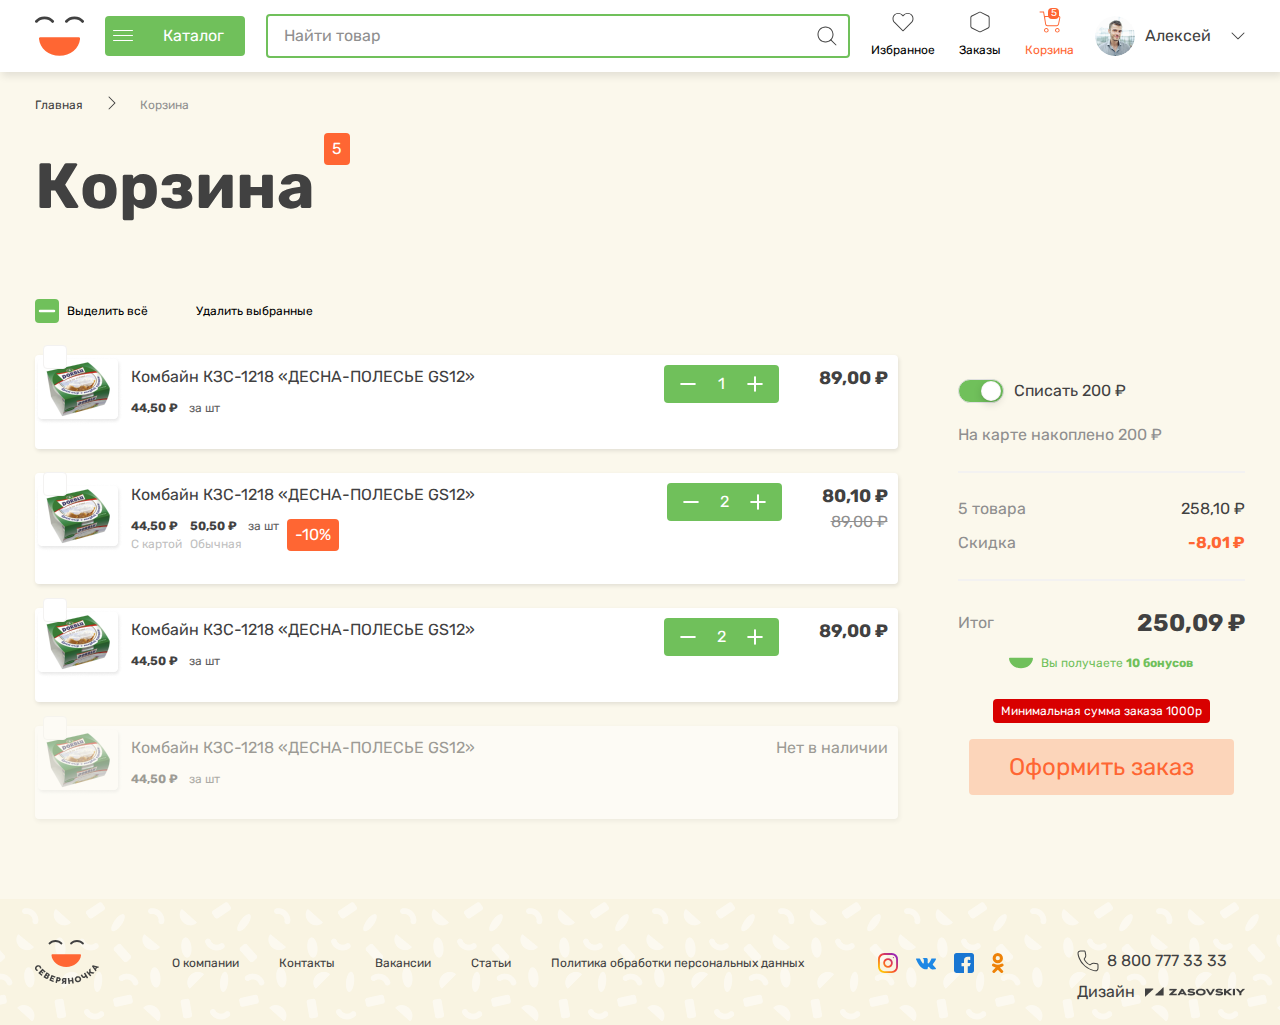
<file: basket.html>
<!DOCTYPE html>
<html lang="ru">
  <head>
    <meta charset="UTF-8">
    <meta http-equiv="X-UA-Compatible" content="IE=edge">
    <meta name="viewport" content="width=device-width, initial-scale=1.0">
    <meta name="description" content="описание магазина">
    <meta name="keywords" content="ключевое-слово-1, ключевое-слово-2">
    <title>Корзина | Северяночка</title>
    <link rel="preload" href="./fonts/Rubik-Bold.woff2" as="font">
    <link rel="preload" href="./fonts/Rubik-Regular.woff2" as="font">
    <link rel="shortcut icon" href="./images/favicon.ico">
    <link rel="stylesheet" href="./css/style.min.css">
    <script defer src="https://api-maps.yandex.ru/2.1/?apikey=8a668916-04d0-4f25-8d4a-b97888776387&amp;lang=ru_RU"></script>
    <script defer src="./js/main.min.js"></script>
  </head>
  <body>
    <aside class="mobile-menu">
      <div class="container mobile-menu__container">
        <div class="mobile-menu__row">
          <nav class="nav main-nav">
            <ul class="nav__list main-nav__list">
              <li class="nav__item nav-item main-nav-item"><a class="nav-item__link main-nav-item__link" href="./catalog.html"><svg class="nav-item__icon main-nav-item__icon" width="25" height="24" viewBox="0 0 25 24" fill="none" xmlns="http://www.w3.org/2000/svg">
<path fill-rule="evenodd" clip-rule="evenodd" d="M3 12C3 11.7239 3.22386 11.5 3.5 11.5H21.5C21.7761 11.5 22 11.7239 22 12C22 12.2761 21.7761 12.5 21.5 12.5H3.5C3.22386 12.5 3 12.2761 3 12Z" fill="#414141"/>
<path fill-rule="evenodd" clip-rule="evenodd" d="M3 6C3 5.72386 3.22386 5.5 3.5 5.5H21.5C21.7761 5.5 22 5.72386 22 6C22 6.27614 21.7761 6.5 21.5 6.5H3.5C3.22386 6.5 3 6.27614 3 6Z" fill="#414141"/>
<path fill-rule="evenodd" clip-rule="evenodd" d="M3 18C3 17.7239 3.22386 17.5 3.5 17.5H21.5C21.7761 17.5 22 17.7239 22 18C22 18.2761 21.7761 18.5 21.5 18.5H3.5C3.22386 18.5 3 18.2761 3 18Z" fill="#414141"/>
</svg><span class="nav-item__text main-nav-item__text">Каталог</span></a></li>
              <li class="nav__item nav-item main-nav-item"><a class="nav-item__link main-nav-item__link" href="./favourites.html"><svg class="nav-item__icon main-nav-item__icon" width="23" height="20" viewBox="0 0 23 20" fill="none" xmlns="http://www.w3.org/2000/svg">
<path fill-rule="evenodd" clip-rule="evenodd" d="M12.2046 2.25644C13.3299 1.13067 14.8564 0.498169 16.4482 0.498169C18.0399 0.498169 19.5664 1.13063 20.6916 2.25636C21.8174 3.38164 22.45 4.90829 22.45 6.49999C22.45 8.09174 21.8175 9.61826 20.6917 10.7435C20.6917 10.7436 20.6917 10.7435 20.6917 10.7435L11.8517 19.5835C11.6565 19.7788 11.3399 19.7788 11.1446 19.5835L2.30461 10.7435C-0.0390375 8.3999 -0.0390373 4.60009 2.30461 2.25644C4.64826 -0.0872086 8.44807 -0.0872087 10.7917 2.25644L11.4982 2.96289L12.2046 2.25644C12.2046 2.25641 12.2046 2.25647 12.2046 2.25644ZM16.4482 1.49817C15.1217 1.49817 13.8496 2.02528 12.9118 2.96346L11.8517 4.02355C11.758 4.11732 11.6308 4.16999 11.4982 4.16999C11.3656 4.16999 11.2384 4.11732 11.1446 4.02355L10.0846 2.96355C8.13149 1.01042 4.96484 1.01042 3.01172 2.96355C1.05859 4.91667 1.05859 8.08332 3.01172 10.0364L11.4982 18.5229L19.9846 10.0364C20.9228 9.09869 21.45 7.82648 21.45 6.49999C21.45 5.17351 20.9229 3.90138 19.9847 2.96363C19.0469 2.02544 17.7747 1.49817 16.4482 1.49817Z" fill="#414141"/>
</svg><span class="nav-item__text main-nav-item__text">Избранное</span><span class="nav-item__count main-nav-item__count favourite-link__count"></span></a></li>
              <li class="nav__item nav-item main-nav-item"><a class="nav-item__link main-nav-item__link" href="#"><svg class="nav-item__icon main-nav-item__icon" width="22" height="24" viewBox="0 0 22 24" fill="none" xmlns="http://www.w3.org/2000/svg">
<path fill-rule="evenodd" clip-rule="evenodd" d="M10.3325 1.89776C10.3324 1.89785 10.3327 1.89767 10.3325 1.89776L2.33366 5.89721L2.33255 5.89776C1.82288 6.15102 1.50045 6.67089 1.50005 7.24V16.7635C1.49608 17.3334 1.81541 17.8563 2.32416 18.113C2.32387 18.1129 2.32445 18.1132 2.32416 18.113L10.3237 22.1128C10.7462 22.3242 11.2438 22.3243 11.6663 22.1129L19.6664 18.1128L19.6675 18.1122C20.1773 17.8589 20.4997 17.3389 20.5 16.7697V7.24026C20.4997 6.67105 20.1773 6.15106 19.6675 5.89776L19.6664 5.89721L11.6675 1.89776C11.6674 1.89767 11.6677 1.89786 11.6675 1.89776C11.2474 1.6892 10.7527 1.68919 10.3325 1.89776ZM9.88755 1.00223C10.5883 0.654 11.4118 0.654 12.1125 1.00223L12.1137 1.00278L20.1125 5.00223C20.1124 5.00215 20.1127 5.00231 20.1125 5.00223C20.9618 5.42448 21.4995 6.29123 21.5 7.23973V16.77C21.4995 17.7184 20.9624 18.5852 20.1132 19.0074C20.113 19.0075 20.1134 19.0073 20.1132 19.0074L12.1138 23.0071C12.1138 23.0072 12.1138 23.0071 12.1138 23.0071C11.4097 23.3594 10.5806 23.3595 9.87644 23.0072C9.87639 23.0072 9.87649 23.0072 9.87644 23.0072L1.87644 19.0072L1.87506 19.0065C1.02685 18.5791 0.494133 17.708 0.500049 16.7584V7.24C0.500552 6.29154 1.03772 5.4248 1.88695 5.00253C1.88675 5.00263 1.88715 5.00243 1.88695 5.00253L9.88644 1.00278L9.88755 1.00223Z" fill="#414141"/>
</svg><span class="nav-item__text main-nav-item__text">Заказы</span></a></li>
              <li class="nav__item nav-item main-nav-item active"><a class="nav-item__link main-nav-item__link basket-link" href="#"><svg class="nav-item__icon main-nav-item__icon" width="24" height="24" viewBox="0 0 24 24" fill="none" xmlns="http://www.w3.org/2000/svg">
<path fill-rule="evenodd" clip-rule="evenodd" d="M5.5 21C5.5 19.6193 6.61929 18.5 8 18.5C9.38071 18.5 10.5 19.6193 10.5 21C10.5 22.3807 9.38071 23.5 8 23.5C6.61929 23.5 5.5 22.3807 5.5 21ZM8 19.5C7.17157 19.5 6.5 20.1716 6.5 21C6.5 21.8284 7.17157 22.5 8 22.5C8.82843 22.5 9.5 21.8284 9.5 21C9.5 20.1716 8.82843 19.5 8 19.5Z" fill="#414141"/>
<path fill-rule="evenodd" clip-rule="evenodd" d="M17.5 21C17.5 19.6193 18.6193 18.5 20 18.5C21.3807 18.5 22.5 19.6193 22.5 21C22.5 22.3807 21.3807 23.5 20 23.5C18.6193 23.5 17.5 22.3807 17.5 21ZM20 19.5C19.1716 19.5 18.5 20.1716 18.5 21C18.5 21.8284 19.1716 22.5 20 22.5C20.8284 22.5 21.5 21.8284 21.5 21C21.5 20.1716 20.8284 19.5 20 19.5Z" fill="#414141"/>
<path fill-rule="evenodd" clip-rule="evenodd" d="M1 0.5C0.723858 0.5 0.5 0.723858 0.5 1C0.5 1.27614 0.723858 1.5 1 1.5H4.58051C5.33783 5.79147 6.10333 10.0643 6.74931 14.3709C6.93288 15.5947 7.98416 16.5 9.22165 16.5H19.3597C20.5514 16.5 21.5774 15.6588 21.8111 14.4903L23.2503 7.29417C23.436 6.36599 22.726 5.5 21.7795 5.5H7.16046C6.8575 5.5 6.57797 5.58901 6.34436 5.74093L5.49239 0.913107C5.45023 0.674179 5.24262 0.5 5 0.5H1ZM6.666 7.07417C6.62065 6.77187 6.85478 6.5 7.16046 6.5H21.7795C22.095 6.5 22.3316 6.78866 22.2698 7.09806L20.8305 14.2942C20.6903 14.9953 20.0747 15.5 19.3597 15.5H9.22165C8.47916 15.5 7.84839 14.9568 7.73825 14.2225L6.666 7.07417Z" fill="#414141"/>
</svg><span class="nav-item__text main-nav-item__text">Корзина</span><span class="nav-item__count main-nav-item__count basket-link__count basket-count"></span></a></li>
            </ul>
          </nav>
          <div class="profile logined">
            <div class="profile__avatar"><img src="./images/avatar.png" alt=""></div>
            <ul class="profile-menu">
              <li class="profile-menu__item"><a class="profile-menu__link" href="#">
                  Профиль<svg class="profile-menu__arrow-down" width="14" height="8" viewBox="0 0 14 8" fill="none" xmlns="http://www.w3.org/2000/svg">
<path fill-rule="evenodd" clip-rule="evenodd" d="M0.646447 0.646447C0.841709 0.451184 1.15829 0.451184 1.35355 0.646447L7 6.29289L12.6464 0.646447C12.8417 0.451184 13.1583 0.451184 13.3536 0.646447C13.5488 0.841709 13.5488 1.15829 13.3536 1.35355L7.35355 7.35355C7.15829 7.54882 6.84171 7.54882 6.64645 7.35355L0.646447 1.35355C0.451184 1.15829 0.451184 0.841709 0.646447 0.646447Z" fill="#414141"/>
</svg></a></li>
              <li class="profile-menu__item"><a class="profile-menu__link" href="#">
                  Выйти<svg class="profile-menu__arrow-down" width="14" height="8" viewBox="0 0 14 8" fill="none" xmlns="http://www.w3.org/2000/svg">
<path fill-rule="evenodd" clip-rule="evenodd" d="M0.646447 0.646447C0.841709 0.451184 1.15829 0.451184 1.35355 0.646447L7 6.29289L12.6464 0.646447C12.8417 0.451184 13.1583 0.451184 13.3536 0.646447C13.5488 0.841709 13.5488 1.15829 13.3536 1.35355L7.35355 7.35355C7.15829 7.54882 6.84171 7.54882 6.64645 7.35355L0.646447 1.35355C0.451184 1.15829 0.451184 0.841709 0.646447 0.646447Z" fill="#414141"/>
</svg></a></li>
            </ul>
          </div>
        </div>
      </div>
    </aside>
    <header class="header">
      <div class="header__top">
        <div class="container header__container">
          <div class="header__row"><a class="logo header__logo" href="./index.html">
              <picture>
                <source srcset="./images/logo-mobile.svg" media="(max-width: 1360px )"><img class="logo__img" src="./images/logo.svg" alt="logo">
              </picture></a>
            <button class="catalog-activate header__catalog-activate" type="button"><span class="burger catalog-activate__burger"></span><span class="catalog-activate__text">Каталог</span></button>
            <div class="search header__search">
              <input class="search__input" type="text" placeholder="Найти товар">
              <button class="search__icon" type="button"><svg width="24" height="24" viewBox="0 0 24 24" fill="none" xmlns="http://www.w3.org/2000/svg">
<path fill-rule="evenodd" clip-rule="evenodd" d="M2.5 10.5C2.5 6.08172 6.08172 2.5 10.5 2.5C14.9183 2.5 18.5 6.08172 18.5 10.5C18.5 14.9183 14.9183 18.5 10.5 18.5C6.08172 18.5 2.5 14.9183 2.5 10.5ZM10.5 3.5C6.63401 3.5 3.5 6.63401 3.5 10.5C3.5 14.366 6.63401 17.5 10.5 17.5C14.366 17.5 17.5 14.366 17.5 10.5C17.5 6.63401 14.366 3.5 10.5 3.5Z" fill="#414141"/>
<path fill-rule="evenodd" clip-rule="evenodd" d="M15.4463 15.4464C15.6415 15.2512 15.9581 15.2512 16.1534 15.4464L21.3534 20.6464C21.5486 20.8417 21.5486 21.1583 21.3534 21.3535C21.1581 21.5488 20.8415 21.5488 20.6463 21.3535L15.4463 16.1535C15.251 15.9583 15.251 15.6417 15.4463 15.4464Z" fill="#414141"/>
</svg>
              </button>
              <ul class="search__live-list live-list"></ul>
            </div>
            <nav class="nav main-nav">
              <ul class="nav__list main-nav__list">
                <li class="nav__item nav-item main-nav-item"><a class="nav-item__link main-nav-item__link favourite-link" href="./favourites.html"><svg class="nav-item__icon main-nav-item__icon" width="23" height="20" viewBox="0 0 23 20" fill="none" xmlns="http://www.w3.org/2000/svg">
<path fill-rule="evenodd" clip-rule="evenodd" d="M12.2046 2.25644C13.3299 1.13067 14.8564 0.498169 16.4482 0.498169C18.0399 0.498169 19.5664 1.13063 20.6916 2.25636C21.8174 3.38164 22.45 4.90829 22.45 6.49999C22.45 8.09174 21.8175 9.61826 20.6917 10.7435C20.6917 10.7436 20.6917 10.7435 20.6917 10.7435L11.8517 19.5835C11.6565 19.7788 11.3399 19.7788 11.1446 19.5835L2.30461 10.7435C-0.0390375 8.3999 -0.0390373 4.60009 2.30461 2.25644C4.64826 -0.0872086 8.44807 -0.0872087 10.7917 2.25644L11.4982 2.96289L12.2046 2.25644C12.2046 2.25641 12.2046 2.25647 12.2046 2.25644ZM16.4482 1.49817C15.1217 1.49817 13.8496 2.02528 12.9118 2.96346L11.8517 4.02355C11.758 4.11732 11.6308 4.16999 11.4982 4.16999C11.3656 4.16999 11.2384 4.11732 11.1446 4.02355L10.0846 2.96355C8.13149 1.01042 4.96484 1.01042 3.01172 2.96355C1.05859 4.91667 1.05859 8.08332 3.01172 10.0364L11.4982 18.5229L19.9846 10.0364C20.9228 9.09869 21.45 7.82648 21.45 6.49999C21.45 5.17351 20.9229 3.90138 19.9847 2.96363C19.0469 2.02544 17.7747 1.49817 16.4482 1.49817Z" fill="#414141"/>
</svg><span class="nav-item__text main-nav-item__text">Избранное</span><span class="nav-item__count main-nav-item__count favourite-link__count"></span></a></li>
                <li class="nav__item nav-item main-nav-item"><a class="nav-item__link main-nav-item__link" href="#"><svg class="nav-item__icon main-nav-item__icon" width="22" height="24" viewBox="0 0 22 24" fill="none" xmlns="http://www.w3.org/2000/svg">
<path fill-rule="evenodd" clip-rule="evenodd" d="M10.3325 1.89776C10.3324 1.89785 10.3327 1.89767 10.3325 1.89776L2.33366 5.89721L2.33255 5.89776C1.82288 6.15102 1.50045 6.67089 1.50005 7.24V16.7635C1.49608 17.3334 1.81541 17.8563 2.32416 18.113C2.32387 18.1129 2.32445 18.1132 2.32416 18.113L10.3237 22.1128C10.7462 22.3242 11.2438 22.3243 11.6663 22.1129L19.6664 18.1128L19.6675 18.1122C20.1773 17.8589 20.4997 17.3389 20.5 16.7697V7.24026C20.4997 6.67105 20.1773 6.15106 19.6675 5.89776L19.6664 5.89721L11.6675 1.89776C11.6674 1.89767 11.6677 1.89786 11.6675 1.89776C11.2474 1.6892 10.7527 1.68919 10.3325 1.89776ZM9.88755 1.00223C10.5883 0.654 11.4118 0.654 12.1125 1.00223L12.1137 1.00278L20.1125 5.00223C20.1124 5.00215 20.1127 5.00231 20.1125 5.00223C20.9618 5.42448 21.4995 6.29123 21.5 7.23973V16.77C21.4995 17.7184 20.9624 18.5852 20.1132 19.0074C20.113 19.0075 20.1134 19.0073 20.1132 19.0074L12.1138 23.0071C12.1138 23.0072 12.1138 23.0071 12.1138 23.0071C11.4097 23.3594 10.5806 23.3595 9.87644 23.0072C9.87639 23.0072 9.87649 23.0072 9.87644 23.0072L1.87644 19.0072L1.87506 19.0065C1.02685 18.5791 0.494133 17.708 0.500049 16.7584V7.24C0.500552 6.29154 1.03772 5.4248 1.88695 5.00253C1.88675 5.00263 1.88715 5.00243 1.88695 5.00253L9.88644 1.00278L9.88755 1.00223Z" fill="#414141"/>
</svg><span class="nav-item__text main-nav-item__text">Заказы</span></a></li>
                <li class="nav__item nav-item main-nav-item active"><a class="nav-item__link main-nav-item__link basket-link" href="./basket.html"><svg class="nav-item__icon main-nav-item__icon" width="24" height="24" viewBox="0 0 24 24" fill="none" xmlns="http://www.w3.org/2000/svg">
<path fill-rule="evenodd" clip-rule="evenodd" d="M5.5 21C5.5 19.6193 6.61929 18.5 8 18.5C9.38071 18.5 10.5 19.6193 10.5 21C10.5 22.3807 9.38071 23.5 8 23.5C6.61929 23.5 5.5 22.3807 5.5 21ZM8 19.5C7.17157 19.5 6.5 20.1716 6.5 21C6.5 21.8284 7.17157 22.5 8 22.5C8.82843 22.5 9.5 21.8284 9.5 21C9.5 20.1716 8.82843 19.5 8 19.5Z" fill="#414141"/>
<path fill-rule="evenodd" clip-rule="evenodd" d="M17.5 21C17.5 19.6193 18.6193 18.5 20 18.5C21.3807 18.5 22.5 19.6193 22.5 21C22.5 22.3807 21.3807 23.5 20 23.5C18.6193 23.5 17.5 22.3807 17.5 21ZM20 19.5C19.1716 19.5 18.5 20.1716 18.5 21C18.5 21.8284 19.1716 22.5 20 22.5C20.8284 22.5 21.5 21.8284 21.5 21C21.5 20.1716 20.8284 19.5 20 19.5Z" fill="#414141"/>
<path fill-rule="evenodd" clip-rule="evenodd" d="M1 0.5C0.723858 0.5 0.5 0.723858 0.5 1C0.5 1.27614 0.723858 1.5 1 1.5H4.58051C5.33783 5.79147 6.10333 10.0643 6.74931 14.3709C6.93288 15.5947 7.98416 16.5 9.22165 16.5H19.3597C20.5514 16.5 21.5774 15.6588 21.8111 14.4903L23.2503 7.29417C23.436 6.36599 22.726 5.5 21.7795 5.5H7.16046C6.8575 5.5 6.57797 5.58901 6.34436 5.74093L5.49239 0.913107C5.45023 0.674179 5.24262 0.5 5 0.5H1ZM6.666 7.07417C6.62065 6.77187 6.85478 6.5 7.16046 6.5H21.7795C22.095 6.5 22.3316 6.78866 22.2698 7.09806L20.8305 14.2942C20.6903 14.9953 20.0747 15.5 19.3597 15.5H9.22165C8.47916 15.5 7.84839 14.9568 7.73825 14.2225L6.666 7.07417Z" fill="#414141"/>
</svg><span class="nav-item__text main-nav-item__text">Корзина</span><span class="nav-item__count main-nav-item__count basket-link__count basket-count"></span></a></li>
              </ul>
            </nav>
            <div class="profile header__profile logined">
              <div class="profile__avatar"><img src="./images/avatar.png" alt="avatar"></div>
              <p class="profile__name">Алексей</p><svg class="profile__arrow-down" width="14" height="8" viewBox="0 0 14 8" fill="none" xmlns="http://www.w3.org/2000/svg">
<path fill-rule="evenodd" clip-rule="evenodd" d="M0.646447 0.646447C0.841709 0.451184 1.15829 0.451184 1.35355 0.646447L7 6.29289L12.6464 0.646447C12.8417 0.451184 13.1583 0.451184 13.3536 0.646447C13.5488 0.841709 13.5488 1.15829 13.3536 1.35355L7.35355 7.35355C7.15829 7.54882 6.84171 7.54882 6.64645 7.35355L0.646447 1.35355C0.451184 1.15829 0.451184 0.841709 0.646447 0.646447Z" fill="#414141"/>
</svg>
              <ul class="profile-menu">
                <li class="profile-menu__item"><a class="profile-menu__link" href="#">
                    Профиль<svg class="profile-menu__arrow-down" width="14" height="8" viewBox="0 0 14 8" fill="none" xmlns="http://www.w3.org/2000/svg">
<path fill-rule="evenodd" clip-rule="evenodd" d="M0.646447 0.646447C0.841709 0.451184 1.15829 0.451184 1.35355 0.646447L7 6.29289L12.6464 0.646447C12.8417 0.451184 13.1583 0.451184 13.3536 0.646447C13.5488 0.841709 13.5488 1.15829 13.3536 1.35355L7.35355 7.35355C7.15829 7.54882 6.84171 7.54882 6.64645 7.35355L0.646447 1.35355C0.451184 1.15829 0.451184 0.841709 0.646447 0.646447Z" fill="#414141"/>
</svg></a></li>
                <li class="profile-menu__item"><a class="profile-menu__link" href="#">
                    Выйти<svg class="profile-menu__arrow-down" width="14" height="8" viewBox="0 0 14 8" fill="none" xmlns="http://www.w3.org/2000/svg">
<path fill-rule="evenodd" clip-rule="evenodd" d="M0.646447 0.646447C0.841709 0.451184 1.15829 0.451184 1.35355 0.646447L7 6.29289L12.6464 0.646447C12.8417 0.451184 13.1583 0.451184 13.3536 0.646447C13.5488 0.841709 13.5488 1.15829 13.3536 1.35355L7.35355 7.35355C7.15829 7.54882 6.84171 7.54882 6.64645 7.35355L0.646447 1.35355C0.451184 1.15829 0.451184 0.841709 0.646447 0.646447Z" fill="#414141"/>
</svg></a></li>
              </ul>
            </div>
          </div>
        </div>
      </div>
      <div class="header__bottom">
        <div class="catalog header__catalog">
          <div class="container catalog__container">
            <div class="catalog__row">
              <ul class="catalog-list catalog__list">
                <li class="catalog-list__item"><a class="catalog-list__link" href="./category.html">Молоко, сыр, яйцо</a></li>
                <li class="catalog-list__item"><a class="catalog-list__link" href="./category.html">Хлеб</a></li>
                <li class="catalog-list__item"><a class="catalog-list__link" href="./category.html">Фрукты и овощи</a></li>
                <li class="catalog-list__item"><a class="catalog-list__link" href="./category.html">Замороженные продукты</a></li>
              </ul>
              <ul class="catalog-list catalog__list">
                <li class="catalog-list__item"><a class="catalog-list__link" href="./category.html">Напитки</a></li>
                <li class="catalog-list__item"><a class="catalog-list__link" href="./category.html">Кондитерские изделия</a></li>
                <li class="catalog-list__item"><a class="catalog-list__link" href="./category.html">Чай, кофе</a></li>
              </ul>
              <ul class="catalog-list catalog__list">
                <li class="catalog-list__item"><a class="catalog-list__link" href="./category.html">Бакалея</a></li>
                <li class="catalog-list__item"><a class="catalog-list__link" href="./category.html">Здоровое питание</a></li>
                <li class="catalog-list__item"><a class="catalog-list__link" href="./category.html">Зоотовары</a></li>
              </ul>
              <ul class="catalog-list catalog__list">
                <li class="catalog-list__item"><a class="catalog-list__link" href="./category.html">Непродовольственные товары</a></li>
                <li class="catalog-list__item"><a class="catalog-list__link" href="./category.html">Детское питание</a></li>
                <li class="catalog-list__item"><a class="catalog-list__link" href="./category.html">Мясо, птица, колбаса</a></li>
              </ul>
            </div>
          </div>
        </div>
      </div>
    </header>
    <main class="main">
      <section class="basket">
        <div class="container basket__container">
          <div class="basket__row">
            <div class="top-content">
              <ul class="top-content__bread-crumbs bread-crumbs">
                <li class="bread-crumbs__link-block link-block"><a class="link-block__link" href="./index.html">Главная</a>
                  <div class="link-block__arrow"><svg class="bread-crumbs__link-arrow" width="8" height="14" viewBox="0 0 8 14" fill="none" xmlns="http://www.w3.org/2000/svg">
<path fill-rule="evenodd" clip-rule="evenodd" d="M0.646447 0.646447C0.841709 0.451184 1.15829 0.451184 1.35355 0.646447L7.35355 6.64645C7.54882 6.84171 7.54882 7.15829 7.35355 7.35355L1.35355 13.3536C1.15829 13.5488 0.841709 13.5488 0.646447 13.3536C0.451184 13.1583 0.451184 12.8417 0.646447 12.6464L6.29289 7L0.646447 1.35355C0.451184 1.15829 0.451184 0.841709 0.646447 0.646447Z" fill="#414141"/>
</svg>
                  </div>
                </li>
                <li class="bread-crumbs__link-block link-block"><a class="link-block__link">Корзина</a></li>
              </ul>
              <div class="top-content__title-block top-title-block">
                <h2 class="basket__title top-title soft">Корзина<span class="basket__title-count basket-count"></span></h2>
              </div>
            </div>
            <div class="basket__content">
              <div class="basket__actions basket-actions">
                <button class="basket-actions__fill-all basket-actions__action basket-action fill-all"><svg class="basket-action__icon" width="16" height="16" viewBox="0 0 16 16" fill="none" xmlns="http://www.w3.org/2000/svg">
<path fill-rule="evenodd" clip-rule="evenodd" d="M3 8.00001C3 7.81591 3.14924 7.66667 3.33333 7.66667H12.6667C12.8508 7.66667 13 7.81591 13 8.00001C13 8.1841 12.8508 8.33334 12.6667 8.33334H3.33333C3.14924 8.33334 3 8.1841 3 8.00001Z" fill="white"/>
</svg><span class="basket-action__text">Выделить всё</span>
                </button>
                <button class="basket-actions__delete-selected basket-actions__action basket-action delete-selected"><span class="basket-action__text">Удалить выбранные</span></button>
              </div>
              <div class="basket__grid">
                <div class="basket__products basket-products">
                  <div class="basket-product shop-item" tabindex="0">
                    <div class="basket-product__row">
                      <div class="basket-product__info">
                        <div class="basket-product__image">
                          <div class="basket-product__is-selected"><svg class="selected-checkmark" width="16" height="16" viewBox="0 0 16 16" fill="none" xmlns="http://www.w3.org/2000/svg">
<path fill-rule="evenodd" clip-rule="evenodd" d="M13.5692 4.43096C13.6994 4.56114 13.6994 4.77219 13.5692 4.90237L6.23587 12.2357C6.10569 12.3659 5.89464 12.3659 5.76446 12.2357L2.43113 8.90237C2.30095 8.77219 2.30095 8.56114 2.43113 8.43096C2.5613 8.30079 2.77236 8.30079 2.90253 8.43096L6.00016 11.5286L13.0978 4.43096C13.228 4.30079 13.439 4.30079 13.5692 4.43096Z" fill="white"/>
</svg>
                          </div><img src="./images/basket-product-1.png" alt="продукт">
                        </div>
                        <div class="basket-product__text">
                          <h3 class="basket-product__title">Комбайн КЗС-1218 «ДЕСНА-ПОЛЕСЬЕ GS12»</h3>
                          <div class="basket-product__prices-quantity">
                            <div class="basket-product__price-quantity price-quantity best-price"><span class="price-quantity__price">44,50 ₽ <strong class="quantity">за шт</strong></span></div>
                          </div>
                        </div>
                      </div>
                      <div class="basket-product__price-block">
                        <div class="manipulate-with-basket to-basket-btn">
                          <button class="manipulate-with-basket__decrease basket-decrease"><svg width="24" height="24" viewBox="0 0 24 24" fill="none" xmlns="http://www.w3.org/2000/svg">
<path fill-rule="evenodd" clip-rule="evenodd" d="M4.5 12C4.5 11.7239 4.72386 11.5 5 11.5H19C19.2761 11.5 19.5 11.7239 19.5 12C19.5 12.2761 19.2761 12.5 19 12.5H5C4.72386 12.5 4.5 12.2761 4.5 12Z" fill="white"/>
</svg>
                          </button><span class="manipulate-with-basket__count">1</span>
                          <button class="manipulate-with-basket__update basket-update"><svg width="24" height="24" viewBox="0 0 24 24" fill="none" xmlns="http://www.w3.org/2000/svg">
<path fill-rule="evenodd" clip-rule="evenodd" d="M12 4.5C12.2761 4.5 12.5 4.72386 12.5 5V19C12.5 19.2761 12.2761 19.5 12 19.5C11.7239 19.5 11.5 19.2761 11.5 19V5C11.5 4.72386 11.7239 4.5 12 4.5Z" fill="white"/>
<path fill-rule="evenodd" clip-rule="evenodd" d="M4.5 12C4.5 11.7239 4.72386 11.5 5 11.5H19C19.2761 11.5 19.5 11.7239 19.5 12C19.5 12.2761 19.2761 12.5 19 12.5H5C4.72386 12.5 4.5 12.2761 4.5 12Z" fill="white"/>
</svg>
                          </button>
                        </div>
                        <div class="basket-product__prices">
                          <div class="basket-product__price basket-product__price_now">89,00 ₽</div>
                        </div>
                      </div>
                    </div>
                  </div>
                  <div class="basket-product shop-item" tabindex="0">
                    <div class="basket-product__row">
                      <div class="basket-product__info">
                        <div class="basket-product__image">
                          <div class="basket-product__is-selected"><svg class="selected-checkmark" width="16" height="16" viewBox="0 0 16 16" fill="none" xmlns="http://www.w3.org/2000/svg">
<path fill-rule="evenodd" clip-rule="evenodd" d="M13.5692 4.43096C13.6994 4.56114 13.6994 4.77219 13.5692 4.90237L6.23587 12.2357C6.10569 12.3659 5.89464 12.3659 5.76446 12.2357L2.43113 8.90237C2.30095 8.77219 2.30095 8.56114 2.43113 8.43096C2.5613 8.30079 2.77236 8.30079 2.90253 8.43096L6.00016 11.5286L13.0978 4.43096C13.228 4.30079 13.439 4.30079 13.5692 4.43096Z" fill="white"/>
</svg>
                          </div><img src="./images/basket-product-1.png" alt="продукт">
                        </div>
                        <div class="basket-product__text">
                          <h3 class="basket-product__title">Комбайн КЗС-1218 «ДЕСНА-ПОЛЕСЬЕ GS12»</h3>
                          <div class="basket-product__prices-quantity">
                            <div class="basket-product__price-quantity price-quantity best-price"><span class="price-quantity__price">44,50 ₽</span><span class="price-quantity__text">С картой</span></div>
                            <div class="basket-product__price-quantity price-quantity bad-price"><span class="price-quantity__price">50,50 ₽ <strong class="quantity">за шт</strong></span><span class="price-quantity__text">Обычная</span></div>
                            <div class="product-discount basket-product__discount">-10%</div>
                          </div>
                        </div>
                      </div>
                      <div class="basket-product__price-block">
                        <div class="manipulate-with-basket to-basket-btn">
                          <button class="manipulate-with-basket__decrease basket-decrease"><svg width="24" height="24" viewBox="0 0 24 24" fill="none" xmlns="http://www.w3.org/2000/svg">
<path fill-rule="evenodd" clip-rule="evenodd" d="M4.5 12C4.5 11.7239 4.72386 11.5 5 11.5H19C19.2761 11.5 19.5 11.7239 19.5 12C19.5 12.2761 19.2761 12.5 19 12.5H5C4.72386 12.5 4.5 12.2761 4.5 12Z" fill="white"/>
</svg>
                          </button><span class="manipulate-with-basket__count">2</span>
                          <button class="manipulate-with-basket__update basket-update"><svg width="24" height="24" viewBox="0 0 24 24" fill="none" xmlns="http://www.w3.org/2000/svg">
<path fill-rule="evenodd" clip-rule="evenodd" d="M12 4.5C12.2761 4.5 12.5 4.72386 12.5 5V19C12.5 19.2761 12.2761 19.5 12 19.5C11.7239 19.5 11.5 19.2761 11.5 19V5C11.5 4.72386 11.7239 4.5 12 4.5Z" fill="white"/>
<path fill-rule="evenodd" clip-rule="evenodd" d="M4.5 12C4.5 11.7239 4.72386 11.5 5 11.5H19C19.2761 11.5 19.5 11.7239 19.5 12C19.5 12.2761 19.2761 12.5 19 12.5H5C4.72386 12.5 4.5 12.2761 4.5 12Z" fill="white"/>
</svg>
                          </button>
                        </div>
                        <div class="basket-product__prices">
                          <div class="basket-product__price basket-product__price_now">80,10 ₽</div>
                          <div class="basket-product__price basket-product__price_old">89,00 ₽</div>
                        </div>
                      </div>
                    </div>
                  </div>
                  <div class="basket-product shop-item" tabindex="0">
                    <div class="basket-product__row">
                      <div class="basket-product__info">
                        <div class="basket-product__image">
                          <div class="basket-product__is-selected"><svg class="selected-checkmark" width="16" height="16" viewBox="0 0 16 16" fill="none" xmlns="http://www.w3.org/2000/svg">
<path fill-rule="evenodd" clip-rule="evenodd" d="M13.5692 4.43096C13.6994 4.56114 13.6994 4.77219 13.5692 4.90237L6.23587 12.2357C6.10569 12.3659 5.89464 12.3659 5.76446 12.2357L2.43113 8.90237C2.30095 8.77219 2.30095 8.56114 2.43113 8.43096C2.5613 8.30079 2.77236 8.30079 2.90253 8.43096L6.00016 11.5286L13.0978 4.43096C13.228 4.30079 13.439 4.30079 13.5692 4.43096Z" fill="white"/>
</svg>
                          </div><img src="./images/basket-product-1.png" alt="продукт">
                        </div>
                        <div class="basket-product__text">
                          <h3 class="basket-product__title">Комбайн КЗС-1218 «ДЕСНА-ПОЛЕСЬЕ GS12»</h3>
                          <div class="basket-product__prices-quantity">
                            <div class="basket-product__price-quantity price-quantity best-price"><span class="price-quantity__price">44,50 ₽ <strong class="quantity">за шт</strong></span></div>
                          </div>
                        </div>
                      </div>
                      <div class="basket-product__price-block">
                        <div class="manipulate-with-basket to-basket-btn">
                          <button class="manipulate-with-basket__decrease basket-decrease"><svg width="24" height="24" viewBox="0 0 24 24" fill="none" xmlns="http://www.w3.org/2000/svg">
<path fill-rule="evenodd" clip-rule="evenodd" d="M4.5 12C4.5 11.7239 4.72386 11.5 5 11.5H19C19.2761 11.5 19.5 11.7239 19.5 12C19.5 12.2761 19.2761 12.5 19 12.5H5C4.72386 12.5 4.5 12.2761 4.5 12Z" fill="white"/>
</svg>
                          </button><span class="manipulate-with-basket__count">2</span>
                          <button class="manipulate-with-basket__update basket-update"><svg width="24" height="24" viewBox="0 0 24 24" fill="none" xmlns="http://www.w3.org/2000/svg">
<path fill-rule="evenodd" clip-rule="evenodd" d="M12 4.5C12.2761 4.5 12.5 4.72386 12.5 5V19C12.5 19.2761 12.2761 19.5 12 19.5C11.7239 19.5 11.5 19.2761 11.5 19V5C11.5 4.72386 11.7239 4.5 12 4.5Z" fill="white"/>
<path fill-rule="evenodd" clip-rule="evenodd" d="M4.5 12C4.5 11.7239 4.72386 11.5 5 11.5H19C19.2761 11.5 19.5 11.7239 19.5 12C19.5 12.2761 19.2761 12.5 19 12.5H5C4.72386 12.5 4.5 12.2761 4.5 12Z" fill="white"/>
</svg>
                          </button>
                        </div>
                        <div class="basket-product__prices">
                          <div class="basket-product__price basket-product__price_now">89,00 ₽</div>
                        </div>
                      </div>
                    </div>
                  </div>
                  <div class="basket-product shop-item not-available" tabindex="0">
                    <div class="basket-product__row">
                      <div class="basket-product__info">
                        <div class="basket-product__image">
                          <div class="basket-product__is-selected"><svg class="selected-checkmark" width="16" height="16" viewBox="0 0 16 16" fill="none" xmlns="http://www.w3.org/2000/svg">
<path fill-rule="evenodd" clip-rule="evenodd" d="M13.5692 4.43096C13.6994 4.56114 13.6994 4.77219 13.5692 4.90237L6.23587 12.2357C6.10569 12.3659 5.89464 12.3659 5.76446 12.2357L2.43113 8.90237C2.30095 8.77219 2.30095 8.56114 2.43113 8.43096C2.5613 8.30079 2.77236 8.30079 2.90253 8.43096L6.00016 11.5286L13.0978 4.43096C13.228 4.30079 13.439 4.30079 13.5692 4.43096Z" fill="white"/>
</svg>
                          </div><img src="./images/basket-product-1.png" alt="продукт">
                        </div>
                        <div class="basket-product__text">
                          <h3 class="basket-product__title">Комбайн КЗС-1218 «ДЕСНА-ПОЛЕСЬЕ GS12»</h3>
                          <div class="basket-product__prices-quantity">
                            <div class="basket-product__price-quantity price-quantity best-price"><span class="price-quantity__price">44,50 ₽ <strong class="quantity">за шт</strong></span></div>
                          </div>
                        </div>
                      </div>
                      <div class="basket-product__price-block not-available__text-block"><span class="not-available__text">Нет в наличии</span></div>
                    </div>
                  </div>
                </div>
                <div class="basket__info basket-info">
                  <div class="basket-info__area basket-info__add-card-sum add-card-sum">
                    <div class="add-card-sum__radio checkbox-radio-block">
                      <label class="checkbox-radio-block__label">
                        <input class="checkbox-radio-block__checkbox-radio-input" type="checkbox" checked><span class="checkbox-radio-block__checkbox-radio custom-checkbox-radio"><span class="custom-checkbox-radio__row"><span class="custom-checkbox-radio__circle"></span></span></span><span class="checkbox-radio-block__text">Списать 200 ₽</span>
                      </label>
                    </div><span class="add-card-sum__notice">На карте накоплено <span>200</span> ₽ </span>
                  </div>
                  <div class="basket-info__area basket-info__count-promotion count-promotion">
                    <div class="count-promotion__block count-promotion__count basket-count">
                      <div class="count-promotion__name basket-count__counter"><span class="basket-count__counter-text">3</span> товара</div>
                      <div class="count-promotion__value basket-count__price">258,10  ₽</div>
                    </div>
                    <div class="count-promotion__block count-promotion__promotion basket-promotion">
                      <div class="count-promotion__name basket-promotion__text">Скидка</div>
                      <div class="count-promotion__value basket-promotion__discount">-8,01  ₽</div>
                    </div>
                  </div>
                  <div class="basket-info__area basket-info__result basket-result">
                    <div class="basket-result__line"><span class="basket-result__name">Итог</span><span class="basket-result__value">250,09 ₽</span></div>
                    <div class="basket-notice"><svg class="basket-notice__icon" width="24" height="24" viewBox="0 0 24 24" fill="none" xmlns="http://www.w3.org/2000/svg">
<path d="M23.1883 6.66661H0.811961C0.343143 6.66661 -0.0396916 7.05823 0.0033005 7.52051C0.494639 13.0113 5.67826 17.3333 12.0001 17.3333C18.322 17.3333 23.5056 13.0133 23.997 7.52051C24.0379 7.05823 23.6571 6.66661 23.1883 6.66661Z" fill="#70C05B"/>
</svg><span>Вы получаете <b>10 бонусов</b></span>
                    </div>
                    <div class="basket-result__get-order-block get-order">
                      <div class="get-order__notice">Минимальная сумма заказа 1000р</div>
                      <button class="get-order__btn orange-btn">Оформить заказ</button>
                    </div>
                  </div>
                </div>
              </div>
            </div>
          </div>
        </div>
      </section>
    </main>
    <footer class="footer"><img class="pattern footer__bg-image" src="./images/pattern-2.png" alt="pattern-bg">
      <div class="container footer__container">
        <div class="footer__row"><a class="logo footer__logo" href="#"><img src="./images/logo-alternate.svg" alt="logo"></a>
          <nav class="nav default footer__nav">
            <ul class="nav__list">
              <li class="nav__item nav-item"><a class="nav-item__link" href="./about.html">О компании</a>
              </li>
              <li class="nav__item nav-item"><a class="nav-item__link" href="./contacts.html">Контакты</a>
              </li>
              <li class="nav__item nav-item"><a class="nav-item__link" href="./jobs.html">Вакансии</a>
              </li>
              <li class="nav__item nav-item"><a class="nav-item__link" href="#">Статьи</a>
              </li>
              <li class="nav__item nav-item"><a class="nav-item__link" href="#">Политика обработки персональных данных</a>
              </li>
            </ul>
          </nav>
          <nav class="nav footer__nav nav-social social">
            <ul class="nav__list nav-social__list">
              <li class="nav-social__item nav-item nav-social-item"><a class="nav-item__link nav-social-item__link" href="#" target="_blank"><img src="./images/instagram.svg" alt=""></a></li>
              <li class="nav-social__item nav-item nav-social-item"><a class="nav-item__link nav-social-item__link" href="#" target="_blank"><img src="./images/vk.svg" alt=""></a></li>
              <li class="nav-social__item nav-item nav-social-item"><a class="nav-item__link nav-social-item__link" href="#" target="_blank"><img src="./images/facebook.svg" alt=""></a></li>
              <li class="nav-social__item nav-item nav-social-item"><a class="nav-item__link nav-social-item__link" href="#" target="_blank"><img src="./images/ok.svg" alt=""></a></li>
            </ul>
          </nav>
          <div class="more-info"><a class="tel more-info__tel" href="tel:88007773333">
               <svg class="tel__icon" width="22" height="22" viewBox="0 0 22 22" fill="none" xmlns="http://www.w3.org/2000/svg">
<path fill-rule="evenodd" clip-rule="evenodd" d="M0.530549 3.62795C0.29859 1.78205 1.87862 0.5 3.57554 0.5H7.1672C7.89213 0.5 8.51333 1.01844 8.64301 1.73167L9.24935 5.06653C9.43046 6.06268 9.17133 7.08845 8.53884 7.87906L7.81545 8.7833C7.68654 8.94444 7.67475 9.15809 7.77434 9.32047C8.2439 10.0862 9.08857 11.3797 9.85533 12.1464C10.6221 12.9132 11.9156 13.7579 12.6813 14.2274C12.8437 14.327 13.0573 14.3152 13.2185 14.1863L14.1227 13.4629C14.9133 12.8304 15.9391 12.5713 16.9352 12.7524L20.2701 13.3588C20.9833 13.4885 21.5018 14.1096 21.5018 14.8346V18.1816C21.5018 20.0032 20.0508 21.624 18.1171 21.313C14.8045 20.7803 10.0694 19.0768 6.13538 14.8402C2.31033 10.7209 0.893311 6.51475 0.530549 3.62795ZM3.57554 1.5C2.31103 1.5 1.38547 2.41084 1.52275 3.50326C1.86104 6.19537 3.19444 10.2034 6.86818 14.1598C10.6177 18.1977 15.1307 19.8199 18.2758 20.3257C19.4703 20.5178 20.5018 19.5285 20.5018 18.1816V14.8346C20.5018 14.5929 20.329 14.3859 20.0912 14.3426L16.7564 13.7363C16.0448 13.6069 15.3121 13.792 14.7474 14.2438L13.8432 14.9672C13.3653 15.3495 12.6937 15.4081 12.1585 15.0799C11.3953 14.6119 10.008 13.7133 9.14823 12.8536C8.28849 11.9938 7.3899 10.6064 6.92187 9.84326C6.59367 9.30809 6.65231 8.63644 7.03458 8.15861L7.75797 7.25437C8.20975 6.68964 8.39485 5.95695 8.26548 5.24541L7.65914 1.91056C7.61591 1.67281 7.40885 1.5 7.1672 1.5H3.57554Z" fill="#414141"/>
</svg>8 800 777 33 33</a>
            <div class="more-info__designer designer"><a class="designer__link" href="#"><span class="designer__text">Дизайн</span><img src="./images/designer-logo.png" alt="designer - zasovskiy"></a></div>
          </div>
        </div>
      </div>
    </footer>
    <div class="popup popup-login">
      <div class="popup__row popup-login__row">
        <button class="popup__close popup-login__close" type="button" aria-label="Закрыть всплывающее окно"><svg width="24" height="24" viewBox="0 0 24 24" fill="none" xmlns="http://www.w3.org/2000/svg">
<path fill-rule="evenodd" clip-rule="evenodd" d="M18.3536 5.64645C18.5488 5.84171 18.5488 6.15829 18.3536 6.35355L6.35355 18.3536C6.15829 18.5488 5.84171 18.5488 5.64645 18.3536C5.45118 18.1583 5.45118 17.8417 5.64645 17.6464L17.6464 5.64645C17.8417 5.45118 18.1583 5.45118 18.3536 5.64645Z" fill="#414141"/>
<path fill-rule="evenodd" clip-rule="evenodd" d="M5.64645 5.64645C5.84171 5.45118 6.15829 5.45118 6.35355 5.64645L18.3536 17.6464C18.5488 17.8417 18.5488 18.1583 18.3536 18.3536C18.1583 18.5488 17.8417 18.5488 17.6464 18.3536L5.64645 6.35355C5.45118 6.15829 5.45118 5.84171 5.64645 5.64645Z" fill="#414141"/>
</svg>
        </button>
        <div class="popup__content popup-login__content">
          <h3 class="popup__title popup-login__title">Вход</h3>
          <form class="popup__form popup-login__form" name="login" action="#">
            <div class="popup__form-label popup-login__form-label label-telephone"><span class="popup__form-label-text popup-login__form-label-text">Телефон </span>
              <div class="popup__form-input-block popup-login__form-input-block input-block">
                <input class="popup__form-input popup-login__form-input" type="tel">
              </div>
            </div>
            <div class="popup__form-label popup-login__form-label label-password"><span class="popup__form-label-text popup-login__form-label-text">Пароль</span>
              <div class="popup__form-input-block popup-login__form-input-block input-block">
                <input class="popup__form-input popup-login__form-input password-input" type="password">
                <button class="popup__form-input-password-set-visible set-visible-password" type="button"><svg class="hidden-now" width="36" height="36" viewBox="0 0 36 36" fill="none" xmlns="http://www.w3.org/2000/svg">
<path fill-rule="evenodd" clip-rule="evenodd" d="M17.9973 10.5C17.3291 10.4985 16.663 10.5746 16.0124 10.7269C15.7435 10.7898 15.4745 10.6229 15.4116 10.354C15.3487 10.0851 15.5156 9.81612 15.7845 9.75318C16.5104 9.58327 17.2535 9.49832 17.999 9.50003C21.6985 9.50025 24.5713 11.6134 26.4882 13.6581C27.4513 14.6853 28.188 15.7107 28.6841 16.4788C28.9324 16.8633 29.1212 17.1846 29.2487 17.4111C29.3124 17.5245 29.3608 17.6142 29.3937 17.6763C29.4102 17.7074 29.4228 17.7316 29.4314 17.7485L29.4415 17.7681L29.4443 17.7737L29.4452 17.7754C29.4453 17.7757 29.4457 17.7764 28.9984 18L28.5575 17.7643C28.5158 17.8424 28.4735 17.9201 28.4306 17.9975C28.4144 17.9681 28.3966 17.936 28.3771 17.9014C28.2584 17.6905 28.0801 17.3868 27.844 17.0213C27.3713 16.2894 26.6706 15.3147 25.7587 14.342C23.9257 12.3868 21.2987 10.5 17.9984 10.5L17.9973 10.5ZM28.4306 17.9975C27.8668 19.0158 27.2055 19.9772 26.4559 20.8681C26.2781 21.0794 26.3052 21.3948 26.5165 21.5726C26.7278 21.7504 27.0432 21.7232 27.221 21.5119C28.0725 20.5001 28.816 19.402 29.4394 18.2357C29.5158 18.0927 29.5182 17.9215 29.4457 17.7764L28.9984 18C28.5512 18.2236 28.5513 18.2238 28.5513 18.2238L28.5495 18.2203L28.5421 18.2057C28.5352 18.1923 28.5244 18.1715 28.5099 18.144C28.4903 18.1071 28.4639 18.0578 28.4306 17.9975ZM12.4574 11.7566C12.625 11.976 12.5829 12.2898 12.3635 12.4574C10.3997 13.9569 8.76752 15.8451 7.56807 18.003C7.58423 18.0323 7.60198 18.0642 7.62133 18.0986C7.73999 18.3096 7.91836 18.6133 8.15439 18.9788C8.62709 19.7107 9.32783 20.6853 10.2398 21.6581C12.072 23.6124 14.6976 25.4985 17.9959 25.5C20.0369 25.4658 22.0134 24.7799 23.6369 23.5424C23.8565 23.375 24.1702 23.4173 24.3377 23.6369C24.5051 23.8565 24.4627 24.1703 24.2431 24.3377C22.4488 25.7054 20.264 26.4631 18.0082 26.5L18 26.5001C14.3002 26.5001 11.4272 24.3868 9.51023 22.342C8.54717 21.3147 7.81041 20.2894 7.31436 19.5213C7.06602 19.1368 6.87719 18.8155 6.74976 18.5889C6.68602 18.4756 6.63759 18.3859 6.60469 18.3237C6.58824 18.2926 6.57567 18.2684 6.56701 18.2516L6.55696 18.2319L6.55414 18.2263L6.55328 18.2246C6.55317 18.2244 6.55279 18.2236 7 18L6.55279 18.2236C6.48013 18.0783 6.48261 17.9068 6.55942 17.7636C7.83702 15.3827 9.60902 13.3025 11.7565 11.6626C11.976 11.495 12.2898 11.5371 12.4574 11.7566ZM16.2458 15.5392C16.4341 15.7412 16.4229 16.0576 16.2209 16.2458C15.552 16.8691 15.2767 17.8077 15.5029 18.6935C15.7291 19.5792 16.4208 20.2709 17.3066 20.4971C18.1923 20.7233 19.131 20.448 19.7542 19.7792C19.9424 19.5771 20.2588 19.566 20.4609 19.7542C20.6629 19.9425 20.6741 20.2589 20.4858 20.4609C19.6133 21.3973 18.2992 21.7827 17.0591 21.466C15.819 21.1493 14.8507 20.181 14.534 18.9409C14.2173 17.7008 14.6028 16.3867 15.5391 15.5142C15.7412 15.326 16.0576 15.3371 16.2458 15.5392Z" fill="#414141"/>
<path fill-rule="evenodd" clip-rule="evenodd" d="M6.64645 6.64645C6.84171 6.45118 7.15829 6.45118 7.35355 6.64645L29.3536 28.6464C29.5488 28.8417 29.5488 29.1583 29.3536 29.3536C29.1583 29.5488 28.8417 29.5488 28.6464 29.3536L6.64645 7.35355C6.45118 7.15829 6.45118 6.84171 6.64645 6.64645Z" fill="#414141"/>
</svg>
<svg class="visible-now hidden" width="36" height="36" viewBox="0 0 36 36" fill="none" xmlns="http://www.w3.org/2000/svg">
<path fill-rule="evenodd" clip-rule="evenodd" d="M7.56643 18C7.58302 18.0301 7.60133 18.063 7.62133 18.0986C7.73999 18.3096 7.91836 18.6133 8.15439 18.9787C8.62709 19.7107 9.32783 20.6853 10.2398 21.658C12.0728 23.6132 14.6998 25.5 18 25.5C21.3002 25.5 23.9272 23.6132 25.7602 21.658C26.6722 20.6853 27.3729 19.7107 27.8456 18.9787C28.0816 18.6133 28.26 18.3096 28.3787 18.0986C28.3987 18.0631 28.417 18.0301 28.4336 18C28.417 17.9699 28.3987 17.937 28.3787 17.9014C28.26 17.6904 28.0816 17.3867 27.8456 17.0213C27.3729 16.2893 26.6722 15.3147 25.7602 14.342C23.9272 12.3868 21.3002 10.5 18 10.5C14.6998 10.5 12.0728 12.3868 10.2398 14.342C9.32783 15.3147 8.62709 16.2893 8.15439 17.0213C7.91836 17.3867 7.73999 17.6904 7.62133 17.9014C7.60133 17.937 7.58302 17.9699 7.56643 18ZM29 18C29.4472 17.7764 29.4471 17.7762 29.447 17.776L29.4459 17.7737L29.443 17.7681L29.433 17.7484C29.4243 17.7316 29.4118 17.7074 29.3953 17.6763C29.3624 17.6141 29.314 17.5244 29.2502 17.4111C29.1228 17.1846 28.934 16.8633 28.6856 16.4787C28.1896 15.7107 27.4528 14.6853 26.4898 13.658C24.5728 11.6132 21.6998 9.5 18 9.5C14.3002 9.5 11.4272 11.6132 9.51023 13.658C8.54717 14.6853 7.81041 15.7107 7.31436 16.4787C7.06602 16.8633 6.87719 17.1846 6.74976 17.4111C6.68602 17.5244 6.63759 17.6141 6.60469 17.6763C6.58824 17.7074 6.57567 17.7316 6.56701 17.7484L6.55696 17.7681L6.55414 17.7737L6.55328 17.7754C6.55317 17.7756 6.55279 17.7764 7 18L6.55279 17.7764C6.4824 17.9172 6.4824 18.0828 6.55279 18.2236L7 18C6.55279 18.2236 6.55268 18.2234 6.55279 18.2236L6.55328 18.2246L6.55414 18.2263L6.55696 18.2319L6.56701 18.2516C6.57567 18.2684 6.58824 18.2926 6.60469 18.3237C6.63759 18.3859 6.68602 18.4756 6.74976 18.5889C6.87719 18.8154 7.06602 19.1367 7.31436 19.5213C7.81041 20.2893 8.54717 21.3147 9.51023 22.342C11.4272 24.3868 14.3002 26.5 18 26.5C21.6998 26.5 24.5728 24.3868 26.4898 22.342C27.4528 21.3147 28.1896 20.2893 28.6856 19.5213C28.934 19.1367 29.1228 18.8154 29.2502 18.5889C29.314 18.4756 29.3624 18.3859 29.3953 18.3237C29.4118 18.2926 29.4243 18.2684 29.433 18.2516L29.443 18.2319L29.4459 18.2263L29.4467 18.2246C29.4468 18.2244 29.4472 18.2236 29 18ZM29 18L29.4472 18.2236C29.5176 18.0828 29.5174 17.9168 29.447 17.776L29 18Z" fill="#414141"/>
<path fill-rule="evenodd" clip-rule="evenodd" d="M14.5 18C14.5 16.067 16.067 14.5 18 14.5C19.933 14.5 21.5 16.067 21.5 18C21.5 19.933 19.933 21.5 18 21.5C16.067 21.5 14.5 19.933 14.5 18ZM18 15.5C16.6193 15.5 15.5 16.6193 15.5 18C15.5 19.3807 16.6193 20.5 18 20.5C19.3807 20.5 20.5 19.3807 20.5 18C20.5 16.6193 19.3807 15.5 18 15.5Z" fill="#414141"/>
</svg>
                </button>
              </div>
            </div>
            <div class="popup__form-label popup-login__form-label label-password label-confirm-password"><span class="popup__form-label-text popup-login__form-label-text">Подтвеждение пароля</span>
              <div class="popup__form-input-block popup-login__form-input-block input-block">
                <input class="popup__form-input popup-login__form-input password-input" type="password">
                <button class="popup__form-input-password-set-visible set-visible-password" type="button"><svg class="hidden-now" width="36" height="36" viewBox="0 0 36 36" fill="none" xmlns="http://www.w3.org/2000/svg">
<path fill-rule="evenodd" clip-rule="evenodd" d="M17.9973 10.5C17.3291 10.4985 16.663 10.5746 16.0124 10.7269C15.7435 10.7898 15.4745 10.6229 15.4116 10.354C15.3487 10.0851 15.5156 9.81612 15.7845 9.75318C16.5104 9.58327 17.2535 9.49832 17.999 9.50003C21.6985 9.50025 24.5713 11.6134 26.4882 13.6581C27.4513 14.6853 28.188 15.7107 28.6841 16.4788C28.9324 16.8633 29.1212 17.1846 29.2487 17.4111C29.3124 17.5245 29.3608 17.6142 29.3937 17.6763C29.4102 17.7074 29.4228 17.7316 29.4314 17.7485L29.4415 17.7681L29.4443 17.7737L29.4452 17.7754C29.4453 17.7757 29.4457 17.7764 28.9984 18L28.5575 17.7643C28.5158 17.8424 28.4735 17.9201 28.4306 17.9975C28.4144 17.9681 28.3966 17.936 28.3771 17.9014C28.2584 17.6905 28.0801 17.3868 27.844 17.0213C27.3713 16.2894 26.6706 15.3147 25.7587 14.342C23.9257 12.3868 21.2987 10.5 17.9984 10.5L17.9973 10.5ZM28.4306 17.9975C27.8668 19.0158 27.2055 19.9772 26.4559 20.8681C26.2781 21.0794 26.3052 21.3948 26.5165 21.5726C26.7278 21.7504 27.0432 21.7232 27.221 21.5119C28.0725 20.5001 28.816 19.402 29.4394 18.2357C29.5158 18.0927 29.5182 17.9215 29.4457 17.7764L28.9984 18C28.5512 18.2236 28.5513 18.2238 28.5513 18.2238L28.5495 18.2203L28.5421 18.2057C28.5352 18.1923 28.5244 18.1715 28.5099 18.144C28.4903 18.1071 28.4639 18.0578 28.4306 17.9975ZM12.4574 11.7566C12.625 11.976 12.5829 12.2898 12.3635 12.4574C10.3997 13.9569 8.76752 15.8451 7.56807 18.003C7.58423 18.0323 7.60198 18.0642 7.62133 18.0986C7.73999 18.3096 7.91836 18.6133 8.15439 18.9788C8.62709 19.7107 9.32783 20.6853 10.2398 21.6581C12.072 23.6124 14.6976 25.4985 17.9959 25.5C20.0369 25.4658 22.0134 24.7799 23.6369 23.5424C23.8565 23.375 24.1702 23.4173 24.3377 23.6369C24.5051 23.8565 24.4627 24.1703 24.2431 24.3377C22.4488 25.7054 20.264 26.4631 18.0082 26.5L18 26.5001C14.3002 26.5001 11.4272 24.3868 9.51023 22.342C8.54717 21.3147 7.81041 20.2894 7.31436 19.5213C7.06602 19.1368 6.87719 18.8155 6.74976 18.5889C6.68602 18.4756 6.63759 18.3859 6.60469 18.3237C6.58824 18.2926 6.57567 18.2684 6.56701 18.2516L6.55696 18.2319L6.55414 18.2263L6.55328 18.2246C6.55317 18.2244 6.55279 18.2236 7 18L6.55279 18.2236C6.48013 18.0783 6.48261 17.9068 6.55942 17.7636C7.83702 15.3827 9.60902 13.3025 11.7565 11.6626C11.976 11.495 12.2898 11.5371 12.4574 11.7566ZM16.2458 15.5392C16.4341 15.7412 16.4229 16.0576 16.2209 16.2458C15.552 16.8691 15.2767 17.8077 15.5029 18.6935C15.7291 19.5792 16.4208 20.2709 17.3066 20.4971C18.1923 20.7233 19.131 20.448 19.7542 19.7792C19.9424 19.5771 20.2588 19.566 20.4609 19.7542C20.6629 19.9425 20.6741 20.2589 20.4858 20.4609C19.6133 21.3973 18.2992 21.7827 17.0591 21.466C15.819 21.1493 14.8507 20.181 14.534 18.9409C14.2173 17.7008 14.6028 16.3867 15.5391 15.5142C15.7412 15.326 16.0576 15.3371 16.2458 15.5392Z" fill="#414141"/>
<path fill-rule="evenodd" clip-rule="evenodd" d="M6.64645 6.64645C6.84171 6.45118 7.15829 6.45118 7.35355 6.64645L29.3536 28.6464C29.5488 28.8417 29.5488 29.1583 29.3536 29.3536C29.1583 29.5488 28.8417 29.5488 28.6464 29.3536L6.64645 7.35355C6.45118 7.15829 6.45118 6.84171 6.64645 6.64645Z" fill="#414141"/>
</svg>
<svg class="visible-now hidden" width="36" height="36" viewBox="0 0 36 36" fill="none" xmlns="http://www.w3.org/2000/svg">
<path fill-rule="evenodd" clip-rule="evenodd" d="M7.56643 18C7.58302 18.0301 7.60133 18.063 7.62133 18.0986C7.73999 18.3096 7.91836 18.6133 8.15439 18.9787C8.62709 19.7107 9.32783 20.6853 10.2398 21.658C12.0728 23.6132 14.6998 25.5 18 25.5C21.3002 25.5 23.9272 23.6132 25.7602 21.658C26.6722 20.6853 27.3729 19.7107 27.8456 18.9787C28.0816 18.6133 28.26 18.3096 28.3787 18.0986C28.3987 18.0631 28.417 18.0301 28.4336 18C28.417 17.9699 28.3987 17.937 28.3787 17.9014C28.26 17.6904 28.0816 17.3867 27.8456 17.0213C27.3729 16.2893 26.6722 15.3147 25.7602 14.342C23.9272 12.3868 21.3002 10.5 18 10.5C14.6998 10.5 12.0728 12.3868 10.2398 14.342C9.32783 15.3147 8.62709 16.2893 8.15439 17.0213C7.91836 17.3867 7.73999 17.6904 7.62133 17.9014C7.60133 17.937 7.58302 17.9699 7.56643 18ZM29 18C29.4472 17.7764 29.4471 17.7762 29.447 17.776L29.4459 17.7737L29.443 17.7681L29.433 17.7484C29.4243 17.7316 29.4118 17.7074 29.3953 17.6763C29.3624 17.6141 29.314 17.5244 29.2502 17.4111C29.1228 17.1846 28.934 16.8633 28.6856 16.4787C28.1896 15.7107 27.4528 14.6853 26.4898 13.658C24.5728 11.6132 21.6998 9.5 18 9.5C14.3002 9.5 11.4272 11.6132 9.51023 13.658C8.54717 14.6853 7.81041 15.7107 7.31436 16.4787C7.06602 16.8633 6.87719 17.1846 6.74976 17.4111C6.68602 17.5244 6.63759 17.6141 6.60469 17.6763C6.58824 17.7074 6.57567 17.7316 6.56701 17.7484L6.55696 17.7681L6.55414 17.7737L6.55328 17.7754C6.55317 17.7756 6.55279 17.7764 7 18L6.55279 17.7764C6.4824 17.9172 6.4824 18.0828 6.55279 18.2236L7 18C6.55279 18.2236 6.55268 18.2234 6.55279 18.2236L6.55328 18.2246L6.55414 18.2263L6.55696 18.2319L6.56701 18.2516C6.57567 18.2684 6.58824 18.2926 6.60469 18.3237C6.63759 18.3859 6.68602 18.4756 6.74976 18.5889C6.87719 18.8154 7.06602 19.1367 7.31436 19.5213C7.81041 20.2893 8.54717 21.3147 9.51023 22.342C11.4272 24.3868 14.3002 26.5 18 26.5C21.6998 26.5 24.5728 24.3868 26.4898 22.342C27.4528 21.3147 28.1896 20.2893 28.6856 19.5213C28.934 19.1367 29.1228 18.8154 29.2502 18.5889C29.314 18.4756 29.3624 18.3859 29.3953 18.3237C29.4118 18.2926 29.4243 18.2684 29.433 18.2516L29.443 18.2319L29.4459 18.2263L29.4467 18.2246C29.4468 18.2244 29.4472 18.2236 29 18ZM29 18L29.4472 18.2236C29.5176 18.0828 29.5174 17.9168 29.447 17.776L29 18Z" fill="#414141"/>
<path fill-rule="evenodd" clip-rule="evenodd" d="M14.5 18C14.5 16.067 16.067 14.5 18 14.5C19.933 14.5 21.5 16.067 21.5 18C21.5 19.933 19.933 21.5 18 21.5C16.067 21.5 14.5 19.933 14.5 18ZM18 15.5C16.6193 15.5 15.5 16.6193 15.5 18C15.5 19.3807 16.6193 20.5 18 20.5C19.3807 20.5 20.5 19.3807 20.5 18C20.5 16.6193 19.3807 15.5 18 15.5Z" fill="#414141"/>
</svg>
                </button>
              </div>
            </div>
            <div class="popup__form-label popup-login__form-label label-code"><span class="popup__form-label-text popup-login__form-label-text">Код из СМС </span>
              <div class="popup__form-input-block popup-login__form-input-block input-block">
                <input class="popup__form-input popup-login__form-input code-input" type="password">
              </div>
            </div>
            <button class="popup__form-submit popup-login__form-submit orange-btn" type="submit">Вход</button>
          </form>
          <div class="popup__notification popup-login__notification">Запросить код повторно можно через <b><span class="seconds"></span> секунд</b></div>
          <button class="popup-login__again-send-code-link" type="button">Отправить ещё раз</button>
          <div class="popup__ways popup-login__ways">
            <button class="popup__ways-btn popup-login__ways-btn green-bordered-btn go-register activate-popup" type="button" data-popup-selector=".popup-register">Регистрация</button>
            <button class="popup__ways-btn popup-login__ways-btn step-back" type="button">
               <svg class="popup-login__ways-btn-icon" width="24" height="24" viewBox="0 0 24 24" fill="none" xmlns="http://www.w3.org/2000/svg">
<path fill-rule="evenodd" clip-rule="evenodd" d="M3.5 12C3.5 11.7239 3.72386 11.5 4 11.5H20C20.2761 11.5 20.5 11.7239 20.5 12C20.5 12.2761 20.2761 12.5 20 12.5H4C3.72386 12.5 3.5 12.2761 3.5 12Z" fill="#414141"/>
<path fill-rule="evenodd" clip-rule="evenodd" d="M10.3536 5.64645C10.5488 5.84171 10.5488 6.15829 10.3536 6.35355L4.70711 12L10.3536 17.6464C10.5488 17.8417 10.5488 18.1583 10.3536 18.3536C10.1583 18.5488 9.84171 18.5488 9.64645 18.3536L3.64645 12.3536C3.45118 12.1583 3.45118 11.8417 3.64645 11.6464L9.64645 5.64645C9.84171 5.45118 10.1583 5.45118 10.3536 5.64645Z" fill="#414141"/>
</svg>Вернуться
            </button>
            <button class="popup__ways-btn popup-login__ways-btn reset-password-btn" type="button">Забыли пароль?</button>
          </div>
        </div>
      </div>
    </div>
    <div class="popup popup-register">
      <div class="popup__row popup-register__row">
        <button class="popup__close popup-register__close" type="button" aria-label="Закрыть всплывающее окно"><svg width="24" height="24" viewBox="0 0 24 24" fill="none" xmlns="http://www.w3.org/2000/svg">
<path fill-rule="evenodd" clip-rule="evenodd" d="M18.3536 5.64645C18.5488 5.84171 18.5488 6.15829 18.3536 6.35355L6.35355 18.3536C6.15829 18.5488 5.84171 18.5488 5.64645 18.3536C5.45118 18.1583 5.45118 17.8417 5.64645 17.6464L17.6464 5.64645C17.8417 5.45118 18.1583 5.45118 18.3536 5.64645Z" fill="#414141"/>
<path fill-rule="evenodd" clip-rule="evenodd" d="M5.64645 5.64645C5.84171 5.45118 6.15829 5.45118 6.35355 5.64645L18.3536 17.6464C18.5488 17.8417 18.5488 18.1583 18.3536 18.3536C18.1583 18.5488 17.8417 18.5488 17.6464 18.3536L5.64645 6.35355C5.45118 6.15829 5.45118 5.84171 5.64645 5.64645Z" fill="#414141"/>
</svg>
        </button>
        <div class="popup__content popup-register__content">
          <h3 class="popup__title popup-register__title">Регистрация</h3>
          <form class="popup__form popup-register__form" name="register" action="#">
            <fieldset class="popup__form-field popup-register__form-field form-field required-field">
              <legend class="popup__form-field-title form-field__title">Обязательные поля</legend>
              <div class="popup__form-column popup-register__form-column">
                <div class="popup__form-label popup-register__form-label label-telephone"><span class="popup__form-label-text popup-register__form-label-text">Телефон </span>
                  <div class="popup__form-input-block popup-register__form-input-block input-block">
                    <input class="popup__form-input popup-register__form-input" type="tel">
                  </div>
                </div>
                <div class="popup__form-label popup-register__form-label label-surname"><span class="popup__form-label-text popup-register__form-label-text">Фамилия </span>
                  <div class="popup__form-input-block popup-register__form-input-block input-block">
                    <input class="popup__form-input popup-register__form-input" type="text">
                  </div>
                </div>
                <div class="popup__form-label popup-register__form-label label-name"><span class="popup__form-label-text popup-register__form-label-text">Имя </span>
                  <div class="popup__form-input-block popup-register__form-input-block input-block">
                    <input class="popup__form-input popup-register__form-input" type="text">
                  </div>
                </div>
                <div class="popup__form-label popup-register__form-label label-password"><span class="popup__form-label-text popup-register__form-label-text">Пароль</span>
                  <div class="popup__form-input-block popup-register__form-input-block input-block">
                    <input class="popup__form-input popup-register__form-input password-input" type="password">
                    <button class="popup__form-input-password-set-visible set-visible-password" type="button"><svg class="hidden-now" width="36" height="36" viewBox="0 0 36 36" fill="none" xmlns="http://www.w3.org/2000/svg">
<path fill-rule="evenodd" clip-rule="evenodd" d="M17.9973 10.5C17.3291 10.4985 16.663 10.5746 16.0124 10.7269C15.7435 10.7898 15.4745 10.6229 15.4116 10.354C15.3487 10.0851 15.5156 9.81612 15.7845 9.75318C16.5104 9.58327 17.2535 9.49832 17.999 9.50003C21.6985 9.50025 24.5713 11.6134 26.4882 13.6581C27.4513 14.6853 28.188 15.7107 28.6841 16.4788C28.9324 16.8633 29.1212 17.1846 29.2487 17.4111C29.3124 17.5245 29.3608 17.6142 29.3937 17.6763C29.4102 17.7074 29.4228 17.7316 29.4314 17.7485L29.4415 17.7681L29.4443 17.7737L29.4452 17.7754C29.4453 17.7757 29.4457 17.7764 28.9984 18L28.5575 17.7643C28.5158 17.8424 28.4735 17.9201 28.4306 17.9975C28.4144 17.9681 28.3966 17.936 28.3771 17.9014C28.2584 17.6905 28.0801 17.3868 27.844 17.0213C27.3713 16.2894 26.6706 15.3147 25.7587 14.342C23.9257 12.3868 21.2987 10.5 17.9984 10.5L17.9973 10.5ZM28.4306 17.9975C27.8668 19.0158 27.2055 19.9772 26.4559 20.8681C26.2781 21.0794 26.3052 21.3948 26.5165 21.5726C26.7278 21.7504 27.0432 21.7232 27.221 21.5119C28.0725 20.5001 28.816 19.402 29.4394 18.2357C29.5158 18.0927 29.5182 17.9215 29.4457 17.7764L28.9984 18C28.5512 18.2236 28.5513 18.2238 28.5513 18.2238L28.5495 18.2203L28.5421 18.2057C28.5352 18.1923 28.5244 18.1715 28.5099 18.144C28.4903 18.1071 28.4639 18.0578 28.4306 17.9975ZM12.4574 11.7566C12.625 11.976 12.5829 12.2898 12.3635 12.4574C10.3997 13.9569 8.76752 15.8451 7.56807 18.003C7.58423 18.0323 7.60198 18.0642 7.62133 18.0986C7.73999 18.3096 7.91836 18.6133 8.15439 18.9788C8.62709 19.7107 9.32783 20.6853 10.2398 21.6581C12.072 23.6124 14.6976 25.4985 17.9959 25.5C20.0369 25.4658 22.0134 24.7799 23.6369 23.5424C23.8565 23.375 24.1702 23.4173 24.3377 23.6369C24.5051 23.8565 24.4627 24.1703 24.2431 24.3377C22.4488 25.7054 20.264 26.4631 18.0082 26.5L18 26.5001C14.3002 26.5001 11.4272 24.3868 9.51023 22.342C8.54717 21.3147 7.81041 20.2894 7.31436 19.5213C7.06602 19.1368 6.87719 18.8155 6.74976 18.5889C6.68602 18.4756 6.63759 18.3859 6.60469 18.3237C6.58824 18.2926 6.57567 18.2684 6.56701 18.2516L6.55696 18.2319L6.55414 18.2263L6.55328 18.2246C6.55317 18.2244 6.55279 18.2236 7 18L6.55279 18.2236C6.48013 18.0783 6.48261 17.9068 6.55942 17.7636C7.83702 15.3827 9.60902 13.3025 11.7565 11.6626C11.976 11.495 12.2898 11.5371 12.4574 11.7566ZM16.2458 15.5392C16.4341 15.7412 16.4229 16.0576 16.2209 16.2458C15.552 16.8691 15.2767 17.8077 15.5029 18.6935C15.7291 19.5792 16.4208 20.2709 17.3066 20.4971C18.1923 20.7233 19.131 20.448 19.7542 19.7792C19.9424 19.5771 20.2588 19.566 20.4609 19.7542C20.6629 19.9425 20.6741 20.2589 20.4858 20.4609C19.6133 21.3973 18.2992 21.7827 17.0591 21.466C15.819 21.1493 14.8507 20.181 14.534 18.9409C14.2173 17.7008 14.6028 16.3867 15.5391 15.5142C15.7412 15.326 16.0576 15.3371 16.2458 15.5392Z" fill="#414141"/>
<path fill-rule="evenodd" clip-rule="evenodd" d="M6.64645 6.64645C6.84171 6.45118 7.15829 6.45118 7.35355 6.64645L29.3536 28.6464C29.5488 28.8417 29.5488 29.1583 29.3536 29.3536C29.1583 29.5488 28.8417 29.5488 28.6464 29.3536L6.64645 7.35355C6.45118 7.15829 6.45118 6.84171 6.64645 6.64645Z" fill="#414141"/>
</svg>
<svg class="visible-now hidden" width="36" height="36" viewBox="0 0 36 36" fill="none" xmlns="http://www.w3.org/2000/svg">
<path fill-rule="evenodd" clip-rule="evenodd" d="M7.56643 18C7.58302 18.0301 7.60133 18.063 7.62133 18.0986C7.73999 18.3096 7.91836 18.6133 8.15439 18.9787C8.62709 19.7107 9.32783 20.6853 10.2398 21.658C12.0728 23.6132 14.6998 25.5 18 25.5C21.3002 25.5 23.9272 23.6132 25.7602 21.658C26.6722 20.6853 27.3729 19.7107 27.8456 18.9787C28.0816 18.6133 28.26 18.3096 28.3787 18.0986C28.3987 18.0631 28.417 18.0301 28.4336 18C28.417 17.9699 28.3987 17.937 28.3787 17.9014C28.26 17.6904 28.0816 17.3867 27.8456 17.0213C27.3729 16.2893 26.6722 15.3147 25.7602 14.342C23.9272 12.3868 21.3002 10.5 18 10.5C14.6998 10.5 12.0728 12.3868 10.2398 14.342C9.32783 15.3147 8.62709 16.2893 8.15439 17.0213C7.91836 17.3867 7.73999 17.6904 7.62133 17.9014C7.60133 17.937 7.58302 17.9699 7.56643 18ZM29 18C29.4472 17.7764 29.4471 17.7762 29.447 17.776L29.4459 17.7737L29.443 17.7681L29.433 17.7484C29.4243 17.7316 29.4118 17.7074 29.3953 17.6763C29.3624 17.6141 29.314 17.5244 29.2502 17.4111C29.1228 17.1846 28.934 16.8633 28.6856 16.4787C28.1896 15.7107 27.4528 14.6853 26.4898 13.658C24.5728 11.6132 21.6998 9.5 18 9.5C14.3002 9.5 11.4272 11.6132 9.51023 13.658C8.54717 14.6853 7.81041 15.7107 7.31436 16.4787C7.06602 16.8633 6.87719 17.1846 6.74976 17.4111C6.68602 17.5244 6.63759 17.6141 6.60469 17.6763C6.58824 17.7074 6.57567 17.7316 6.56701 17.7484L6.55696 17.7681L6.55414 17.7737L6.55328 17.7754C6.55317 17.7756 6.55279 17.7764 7 18L6.55279 17.7764C6.4824 17.9172 6.4824 18.0828 6.55279 18.2236L7 18C6.55279 18.2236 6.55268 18.2234 6.55279 18.2236L6.55328 18.2246L6.55414 18.2263L6.55696 18.2319L6.56701 18.2516C6.57567 18.2684 6.58824 18.2926 6.60469 18.3237C6.63759 18.3859 6.68602 18.4756 6.74976 18.5889C6.87719 18.8154 7.06602 19.1367 7.31436 19.5213C7.81041 20.2893 8.54717 21.3147 9.51023 22.342C11.4272 24.3868 14.3002 26.5 18 26.5C21.6998 26.5 24.5728 24.3868 26.4898 22.342C27.4528 21.3147 28.1896 20.2893 28.6856 19.5213C28.934 19.1367 29.1228 18.8154 29.2502 18.5889C29.314 18.4756 29.3624 18.3859 29.3953 18.3237C29.4118 18.2926 29.4243 18.2684 29.433 18.2516L29.443 18.2319L29.4459 18.2263L29.4467 18.2246C29.4468 18.2244 29.4472 18.2236 29 18ZM29 18L29.4472 18.2236C29.5176 18.0828 29.5174 17.9168 29.447 17.776L29 18Z" fill="#414141"/>
<path fill-rule="evenodd" clip-rule="evenodd" d="M14.5 18C14.5 16.067 16.067 14.5 18 14.5C19.933 14.5 21.5 16.067 21.5 18C21.5 19.933 19.933 21.5 18 21.5C16.067 21.5 14.5 19.933 14.5 18ZM18 15.5C16.6193 15.5 15.5 16.6193 15.5 18C15.5 19.3807 16.6193 20.5 18 20.5C19.3807 20.5 20.5 19.3807 20.5 18C20.5 16.6193 19.3807 15.5 18 15.5Z" fill="#414141"/>
</svg>
                    </button>
                  </div>
                </div>
                <div class="popup__form-label popup-register__form-label label-password label-confirm-password"><span class="popup__form-label-text popup-register__form-label-text">Повторите пароль</span>
                  <div class="popup__form-input-block popup-register__form-input-block input-block">
                    <input class="popup__form-input popup-register__form-input password-input" type="password">
                    <button class="popup__form-input-password-set-visible set-visible-password" type="button"><svg class="hidden-now" width="36" height="36" viewBox="0 0 36 36" fill="none" xmlns="http://www.w3.org/2000/svg">
<path fill-rule="evenodd" clip-rule="evenodd" d="M17.9973 10.5C17.3291 10.4985 16.663 10.5746 16.0124 10.7269C15.7435 10.7898 15.4745 10.6229 15.4116 10.354C15.3487 10.0851 15.5156 9.81612 15.7845 9.75318C16.5104 9.58327 17.2535 9.49832 17.999 9.50003C21.6985 9.50025 24.5713 11.6134 26.4882 13.6581C27.4513 14.6853 28.188 15.7107 28.6841 16.4788C28.9324 16.8633 29.1212 17.1846 29.2487 17.4111C29.3124 17.5245 29.3608 17.6142 29.3937 17.6763C29.4102 17.7074 29.4228 17.7316 29.4314 17.7485L29.4415 17.7681L29.4443 17.7737L29.4452 17.7754C29.4453 17.7757 29.4457 17.7764 28.9984 18L28.5575 17.7643C28.5158 17.8424 28.4735 17.9201 28.4306 17.9975C28.4144 17.9681 28.3966 17.936 28.3771 17.9014C28.2584 17.6905 28.0801 17.3868 27.844 17.0213C27.3713 16.2894 26.6706 15.3147 25.7587 14.342C23.9257 12.3868 21.2987 10.5 17.9984 10.5L17.9973 10.5ZM28.4306 17.9975C27.8668 19.0158 27.2055 19.9772 26.4559 20.8681C26.2781 21.0794 26.3052 21.3948 26.5165 21.5726C26.7278 21.7504 27.0432 21.7232 27.221 21.5119C28.0725 20.5001 28.816 19.402 29.4394 18.2357C29.5158 18.0927 29.5182 17.9215 29.4457 17.7764L28.9984 18C28.5512 18.2236 28.5513 18.2238 28.5513 18.2238L28.5495 18.2203L28.5421 18.2057C28.5352 18.1923 28.5244 18.1715 28.5099 18.144C28.4903 18.1071 28.4639 18.0578 28.4306 17.9975ZM12.4574 11.7566C12.625 11.976 12.5829 12.2898 12.3635 12.4574C10.3997 13.9569 8.76752 15.8451 7.56807 18.003C7.58423 18.0323 7.60198 18.0642 7.62133 18.0986C7.73999 18.3096 7.91836 18.6133 8.15439 18.9788C8.62709 19.7107 9.32783 20.6853 10.2398 21.6581C12.072 23.6124 14.6976 25.4985 17.9959 25.5C20.0369 25.4658 22.0134 24.7799 23.6369 23.5424C23.8565 23.375 24.1702 23.4173 24.3377 23.6369C24.5051 23.8565 24.4627 24.1703 24.2431 24.3377C22.4488 25.7054 20.264 26.4631 18.0082 26.5L18 26.5001C14.3002 26.5001 11.4272 24.3868 9.51023 22.342C8.54717 21.3147 7.81041 20.2894 7.31436 19.5213C7.06602 19.1368 6.87719 18.8155 6.74976 18.5889C6.68602 18.4756 6.63759 18.3859 6.60469 18.3237C6.58824 18.2926 6.57567 18.2684 6.56701 18.2516L6.55696 18.2319L6.55414 18.2263L6.55328 18.2246C6.55317 18.2244 6.55279 18.2236 7 18L6.55279 18.2236C6.48013 18.0783 6.48261 17.9068 6.55942 17.7636C7.83702 15.3827 9.60902 13.3025 11.7565 11.6626C11.976 11.495 12.2898 11.5371 12.4574 11.7566ZM16.2458 15.5392C16.4341 15.7412 16.4229 16.0576 16.2209 16.2458C15.552 16.8691 15.2767 17.8077 15.5029 18.6935C15.7291 19.5792 16.4208 20.2709 17.3066 20.4971C18.1923 20.7233 19.131 20.448 19.7542 19.7792C19.9424 19.5771 20.2588 19.566 20.4609 19.7542C20.6629 19.9425 20.6741 20.2589 20.4858 20.4609C19.6133 21.3973 18.2992 21.7827 17.0591 21.466C15.819 21.1493 14.8507 20.181 14.534 18.9409C14.2173 17.7008 14.6028 16.3867 15.5391 15.5142C15.7412 15.326 16.0576 15.3371 16.2458 15.5392Z" fill="#414141"/>
<path fill-rule="evenodd" clip-rule="evenodd" d="M6.64645 6.64645C6.84171 6.45118 7.15829 6.45118 7.35355 6.64645L29.3536 28.6464C29.5488 28.8417 29.5488 29.1583 29.3536 29.3536C29.1583 29.5488 28.8417 29.5488 28.6464 29.3536L6.64645 7.35355C6.45118 7.15829 6.45118 6.84171 6.64645 6.64645Z" fill="#414141"/>
</svg>
<svg class="visible-now hidden" width="36" height="36" viewBox="0 0 36 36" fill="none" xmlns="http://www.w3.org/2000/svg">
<path fill-rule="evenodd" clip-rule="evenodd" d="M7.56643 18C7.58302 18.0301 7.60133 18.063 7.62133 18.0986C7.73999 18.3096 7.91836 18.6133 8.15439 18.9787C8.62709 19.7107 9.32783 20.6853 10.2398 21.658C12.0728 23.6132 14.6998 25.5 18 25.5C21.3002 25.5 23.9272 23.6132 25.7602 21.658C26.6722 20.6853 27.3729 19.7107 27.8456 18.9787C28.0816 18.6133 28.26 18.3096 28.3787 18.0986C28.3987 18.0631 28.417 18.0301 28.4336 18C28.417 17.9699 28.3987 17.937 28.3787 17.9014C28.26 17.6904 28.0816 17.3867 27.8456 17.0213C27.3729 16.2893 26.6722 15.3147 25.7602 14.342C23.9272 12.3868 21.3002 10.5 18 10.5C14.6998 10.5 12.0728 12.3868 10.2398 14.342C9.32783 15.3147 8.62709 16.2893 8.15439 17.0213C7.91836 17.3867 7.73999 17.6904 7.62133 17.9014C7.60133 17.937 7.58302 17.9699 7.56643 18ZM29 18C29.4472 17.7764 29.4471 17.7762 29.447 17.776L29.4459 17.7737L29.443 17.7681L29.433 17.7484C29.4243 17.7316 29.4118 17.7074 29.3953 17.6763C29.3624 17.6141 29.314 17.5244 29.2502 17.4111C29.1228 17.1846 28.934 16.8633 28.6856 16.4787C28.1896 15.7107 27.4528 14.6853 26.4898 13.658C24.5728 11.6132 21.6998 9.5 18 9.5C14.3002 9.5 11.4272 11.6132 9.51023 13.658C8.54717 14.6853 7.81041 15.7107 7.31436 16.4787C7.06602 16.8633 6.87719 17.1846 6.74976 17.4111C6.68602 17.5244 6.63759 17.6141 6.60469 17.6763C6.58824 17.7074 6.57567 17.7316 6.56701 17.7484L6.55696 17.7681L6.55414 17.7737L6.55328 17.7754C6.55317 17.7756 6.55279 17.7764 7 18L6.55279 17.7764C6.4824 17.9172 6.4824 18.0828 6.55279 18.2236L7 18C6.55279 18.2236 6.55268 18.2234 6.55279 18.2236L6.55328 18.2246L6.55414 18.2263L6.55696 18.2319L6.56701 18.2516C6.57567 18.2684 6.58824 18.2926 6.60469 18.3237C6.63759 18.3859 6.68602 18.4756 6.74976 18.5889C6.87719 18.8154 7.06602 19.1367 7.31436 19.5213C7.81041 20.2893 8.54717 21.3147 9.51023 22.342C11.4272 24.3868 14.3002 26.5 18 26.5C21.6998 26.5 24.5728 24.3868 26.4898 22.342C27.4528 21.3147 28.1896 20.2893 28.6856 19.5213C28.934 19.1367 29.1228 18.8154 29.2502 18.5889C29.314 18.4756 29.3624 18.3859 29.3953 18.3237C29.4118 18.2926 29.4243 18.2684 29.433 18.2516L29.443 18.2319L29.4459 18.2263L29.4467 18.2246C29.4468 18.2244 29.4472 18.2236 29 18ZM29 18L29.4472 18.2236C29.5176 18.0828 29.5174 17.9168 29.447 17.776L29 18Z" fill="#414141"/>
<path fill-rule="evenodd" clip-rule="evenodd" d="M14.5 18C14.5 16.067 16.067 14.5 18 14.5C19.933 14.5 21.5 16.067 21.5 18C21.5 19.933 19.933 21.5 18 21.5C16.067 21.5 14.5 19.933 14.5 18ZM18 15.5C16.6193 15.5 15.5 16.6193 15.5 18C15.5 19.3807 16.6193 20.5 18 20.5C19.3807 20.5 20.5 19.3807 20.5 18C20.5 16.6193 19.3807 15.5 18 15.5Z" fill="#414141"/>
</svg>
                    </button>
                  </div>
                </div>
              </div>
              <div class="popup__form-column popup-register__form-column">
                <div class="popup__form-label popup-register__form-label label-date"><span class="popup__form-label-text popup-register__form-label-text">Дата рождения</span>
                  <div class="popup__form-input-block popup-register__form-input-block input-block">
                    <input class="popup__form-input popup-register__form-input password-input calendar-input" type="text" value="01.01.2000">
                    <div class="popup__form-input-icon"><svg width="25" height="24" viewBox="0 0 25 24" fill="none" xmlns="http://www.w3.org/2000/svg">
<path fill-rule="evenodd" clip-rule="evenodd" d="M3 6C3 4.61929 4.11929 3.5 5.5 3.5H19.5C20.8807 3.5 22 4.61929 22 6V20C22 21.3807 20.8807 22.5 19.5 22.5H5.5C4.11929 22.5 3 21.3807 3 20V6ZM5.5 4.5C4.67157 4.5 4 5.17157 4 6V20C4 20.8284 4.67157 21.5 5.5 21.5H19.5C20.3284 21.5 21 20.8284 21 20V6C21 5.17157 20.3284 4.5 19.5 4.5H5.5Z" fill="#414141"/>
<path fill-rule="evenodd" clip-rule="evenodd" d="M16.5 1.5C16.7761 1.5 17 1.72386 17 2V6C17 6.27614 16.7761 6.5 16.5 6.5C16.2239 6.5 16 6.27614 16 6V2C16 1.72386 16.2239 1.5 16.5 1.5Z" fill="#414141"/>
<path fill-rule="evenodd" clip-rule="evenodd" d="M8.5 1.5C8.77614 1.5 9 1.72386 9 2V6C9 6.27614 8.77614 6.5 8.5 6.5C8.22386 6.5 8 6.27614 8 6V2C8 1.72386 8.22386 1.5 8.5 1.5Z" fill="#414141"/>
<path fill-rule="evenodd" clip-rule="evenodd" d="M3 10C3 9.72386 3.22386 9.5 3.5 9.5H21.5C21.7761 9.5 22 9.72386 22 10C22 10.2761 21.7761 10.5 21.5 10.5H3.5C3.22386 10.5 3 10.2761 3 10Z" fill="#414141"/>
</svg>
                    </div>
                  </div>
                </div>
                <div class="popup__form-label popup-register__form-label label-region"><span class="popup__form-label-text popup-register__form-label-text">Регион </span>
                  <div class="popup__form-input-block popup-register__form-input-block input-block">
                    <select class="popup__form-select popup-register__form-select" name="city">
                      <option value="value-1">Регион № 1</option>
                      <option value="value-2">Регион № 2</option>
                      <option value="value-3">Регион № 3</option>
                    </select>
                  </div>
                </div>
                <div class="popup__form-label popup-register__form-label label-surname"><span class="popup__form-label-text popup-register__form-label-text">Населенный пункт </span>
                  <div class="popup__form-input-block popup-register__form-input-block input-block">
                    <select class="popup__form-select popup-register__form-select" name="city">
                      <option value="value-1">Город № 1</option>
                      <option value="value-2">Город № 2</option>
                      <option value="value-3">Город № 3</option>
                    </select>
                  </div>
                </div>
                <div class="popup__form-label popup-register__form-label label-sex"><span class="popup__form-label-text popup-register__form-label-text">Пол </span>
                  <div class="popup__form-input-block popup-register__form-input-block input-block">
                    <div class="popup__form-radio-switcher popup-register__form-radio-switcher radio-switcher sex-switcher">
                      <input class="popup__form-radio popup-register__form-radio" type="radio" name="sex" value="male" checked>
                      <input class="popup__form-radio popup-register__form-radio" type="radio" name="sex" value="female">
                      <div class="radio-switcher__row">
                        <div class="radio-switcher__value male-value" data-value="male">Мужской</div>
                        <div class="radio-switcher__value female-value" data-value="female">Женский</div>
                      </div>
                    </div>
                  </div>
                </div>
              </div>
            </fieldset>
            <fieldset class="popup__form-field popup-register__form-field form-field unrequired-field">
              <legend class="popup__form-field-title form-field__title">Необязательные поля</legend>
              <div class="popup__form-column popup-register__form-column">
                <div class="popup__form-label-block popup-register__form-label-block label-block">
                  <div class="popup__form-label popup-register__form-label label-card-number"><span class="popup__form-label-text popup-register__form-label-text">Номер карты </span>
                    <div class="popup__form-input-block popup-register__form-input-block input-block">
                      <input class="popup__form-input popup-register__form-input card-input" type="text">
                    </div>
                  </div>
                  <div class="popup__form-label popup-register__form-label block-checkbox no-card-checkbox-block">
                    <input class="block-checkbox__checkbox no-card-checkbox" type="checkbox">
                    <div class="block-checkbox__custom-checkbox custom-checkbox"></div><span class="popup__form-label-text popup-register__form-label-text block-checkbox__text">У меня нет карты лояльности </span>
                  </div>
                </div>
              </div>
              <div class="popup__form-column popup-register__form-column">
                <div class="popup__form-label popup-register__form-label label-email"><span class="popup__form-label-text popup-register__form-label-text">E-mail </span>
                  <div class="popup__form-input-block popup-register__form-input-block input-block">
                    <input class="popup__form-input popup-register__form-input" type="text">
                  </div>
                </div>
              </div>
            </fieldset>
            <button class="popup__form-submit popup-register__form-submit orange-btn" type="submit">Продолжить</button>
          </form>
          <div class="popup__ways popup-register__ways">
            <button class="popup__ways-btn popup-register__ways-btn green-bordered-btn go-login activate-popup" type="button" data-popup-selector=".popup-login">Вход</button>
          </div>
        </div>
      </div>
    </div>
  </body>
</html>
</file>
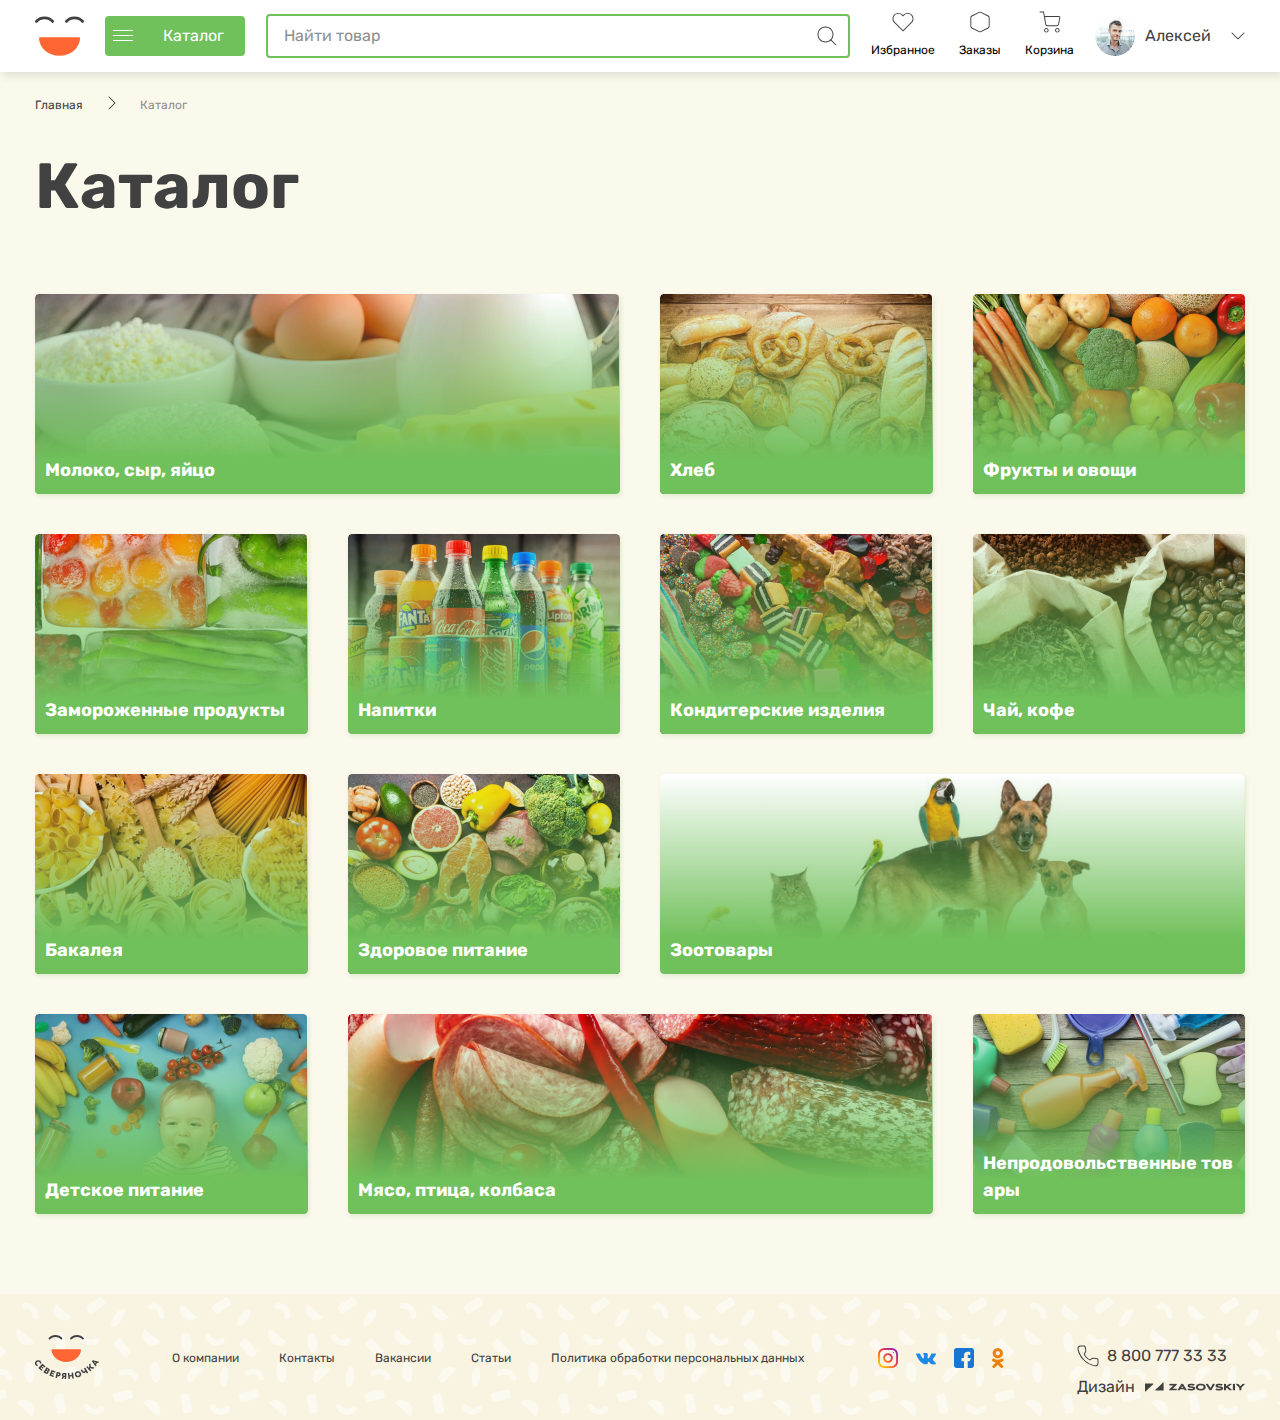
<file: catalog.html>
<!DOCTYPE html>
<html lang="ru">
  <head>
    <meta charset="UTF-8">
    <meta http-equiv="X-UA-Compatible" content="IE=edge">
    <meta name="viewport" content="width=device-width, initial-scale=1.0">
    <meta name="description" content="описание магазина">
    <meta name="keywords" content="ключевое-слово-1, ключевое-слово-2">
    <title>Каталог | Северяночка</title>
    <link rel="preload" href="./fonts/Rubik-Bold.woff2" as="font">
    <link rel="preload" href="./fonts/Rubik-Regular.woff2" as="font">
    <link rel="shortcut icon" href="./images/favicon.ico">
    <link rel="stylesheet" href="./css/style.min.css">
    <script defer src="https://api-maps.yandex.ru/2.1/?apikey=8a668916-04d0-4f25-8d4a-b97888776387&amp;lang=ru_RU"></script>
    <script defer src="./js/main.min.js"></script>
  </head>
  <body>
    <aside class="mobile-menu">
      <div class="container mobile-menu__container">
        <div class="mobile-menu__row">
          <nav class="nav main-nav">
            <ul class="nav__list main-nav__list">
              <li class="nav__item nav-item main-nav-item active"><a class="nav-item__link main-nav-item__link" href="./catalog.html"><svg class="nav-item__icon main-nav-item__icon" width="25" height="24" viewBox="0 0 25 24" fill="none" xmlns="http://www.w3.org/2000/svg">
<path fill-rule="evenodd" clip-rule="evenodd" d="M3 12C3 11.7239 3.22386 11.5 3.5 11.5H21.5C21.7761 11.5 22 11.7239 22 12C22 12.2761 21.7761 12.5 21.5 12.5H3.5C3.22386 12.5 3 12.2761 3 12Z" fill="#414141"/>
<path fill-rule="evenodd" clip-rule="evenodd" d="M3 6C3 5.72386 3.22386 5.5 3.5 5.5H21.5C21.7761 5.5 22 5.72386 22 6C22 6.27614 21.7761 6.5 21.5 6.5H3.5C3.22386 6.5 3 6.27614 3 6Z" fill="#414141"/>
<path fill-rule="evenodd" clip-rule="evenodd" d="M3 18C3 17.7239 3.22386 17.5 3.5 17.5H21.5C21.7761 17.5 22 17.7239 22 18C22 18.2761 21.7761 18.5 21.5 18.5H3.5C3.22386 18.5 3 18.2761 3 18Z" fill="#414141"/>
</svg><span class="nav-item__text main-nav-item__text">Каталог</span></a></li>
              <li class="nav__item nav-item main-nav-item"><a class="nav-item__link main-nav-item__link" href="./favourites.html"><svg class="nav-item__icon main-nav-item__icon" width="23" height="20" viewBox="0 0 23 20" fill="none" xmlns="http://www.w3.org/2000/svg">
<path fill-rule="evenodd" clip-rule="evenodd" d="M12.2046 2.25644C13.3299 1.13067 14.8564 0.498169 16.4482 0.498169C18.0399 0.498169 19.5664 1.13063 20.6916 2.25636C21.8174 3.38164 22.45 4.90829 22.45 6.49999C22.45 8.09174 21.8175 9.61826 20.6917 10.7435C20.6917 10.7436 20.6917 10.7435 20.6917 10.7435L11.8517 19.5835C11.6565 19.7788 11.3399 19.7788 11.1446 19.5835L2.30461 10.7435C-0.0390375 8.3999 -0.0390373 4.60009 2.30461 2.25644C4.64826 -0.0872086 8.44807 -0.0872087 10.7917 2.25644L11.4982 2.96289L12.2046 2.25644C12.2046 2.25641 12.2046 2.25647 12.2046 2.25644ZM16.4482 1.49817C15.1217 1.49817 13.8496 2.02528 12.9118 2.96346L11.8517 4.02355C11.758 4.11732 11.6308 4.16999 11.4982 4.16999C11.3656 4.16999 11.2384 4.11732 11.1446 4.02355L10.0846 2.96355C8.13149 1.01042 4.96484 1.01042 3.01172 2.96355C1.05859 4.91667 1.05859 8.08332 3.01172 10.0364L11.4982 18.5229L19.9846 10.0364C20.9228 9.09869 21.45 7.82648 21.45 6.49999C21.45 5.17351 20.9229 3.90138 19.9847 2.96363C19.0469 2.02544 17.7747 1.49817 16.4482 1.49817Z" fill="#414141"/>
</svg><span class="nav-item__text main-nav-item__text">Избранное</span><span class="nav-item__count main-nav-item__count favourite-link__count"></span></a></li>
              <li class="nav__item nav-item main-nav-item"><a class="nav-item__link main-nav-item__link" href="#"><svg class="nav-item__icon main-nav-item__icon" width="22" height="24" viewBox="0 0 22 24" fill="none" xmlns="http://www.w3.org/2000/svg">
<path fill-rule="evenodd" clip-rule="evenodd" d="M10.3325 1.89776C10.3324 1.89785 10.3327 1.89767 10.3325 1.89776L2.33366 5.89721L2.33255 5.89776C1.82288 6.15102 1.50045 6.67089 1.50005 7.24V16.7635C1.49608 17.3334 1.81541 17.8563 2.32416 18.113C2.32387 18.1129 2.32445 18.1132 2.32416 18.113L10.3237 22.1128C10.7462 22.3242 11.2438 22.3243 11.6663 22.1129L19.6664 18.1128L19.6675 18.1122C20.1773 17.8589 20.4997 17.3389 20.5 16.7697V7.24026C20.4997 6.67105 20.1773 6.15106 19.6675 5.89776L19.6664 5.89721L11.6675 1.89776C11.6674 1.89767 11.6677 1.89786 11.6675 1.89776C11.2474 1.6892 10.7527 1.68919 10.3325 1.89776ZM9.88755 1.00223C10.5883 0.654 11.4118 0.654 12.1125 1.00223L12.1137 1.00278L20.1125 5.00223C20.1124 5.00215 20.1127 5.00231 20.1125 5.00223C20.9618 5.42448 21.4995 6.29123 21.5 7.23973V16.77C21.4995 17.7184 20.9624 18.5852 20.1132 19.0074C20.113 19.0075 20.1134 19.0073 20.1132 19.0074L12.1138 23.0071C12.1138 23.0072 12.1138 23.0071 12.1138 23.0071C11.4097 23.3594 10.5806 23.3595 9.87644 23.0072C9.87639 23.0072 9.87649 23.0072 9.87644 23.0072L1.87644 19.0072L1.87506 19.0065C1.02685 18.5791 0.494133 17.708 0.500049 16.7584V7.24C0.500552 6.29154 1.03772 5.4248 1.88695 5.00253C1.88675 5.00263 1.88715 5.00243 1.88695 5.00253L9.88644 1.00278L9.88755 1.00223Z" fill="#414141"/>
</svg><span class="nav-item__text main-nav-item__text">Заказы</span></a></li>
              <li class="nav__item nav-item main-nav-item"><a class="nav-item__link main-nav-item__link basket-link" href="#"><svg class="nav-item__icon main-nav-item__icon" width="24" height="24" viewBox="0 0 24 24" fill="none" xmlns="http://www.w3.org/2000/svg">
<path fill-rule="evenodd" clip-rule="evenodd" d="M5.5 21C5.5 19.6193 6.61929 18.5 8 18.5C9.38071 18.5 10.5 19.6193 10.5 21C10.5 22.3807 9.38071 23.5 8 23.5C6.61929 23.5 5.5 22.3807 5.5 21ZM8 19.5C7.17157 19.5 6.5 20.1716 6.5 21C6.5 21.8284 7.17157 22.5 8 22.5C8.82843 22.5 9.5 21.8284 9.5 21C9.5 20.1716 8.82843 19.5 8 19.5Z" fill="#414141"/>
<path fill-rule="evenodd" clip-rule="evenodd" d="M17.5 21C17.5 19.6193 18.6193 18.5 20 18.5C21.3807 18.5 22.5 19.6193 22.5 21C22.5 22.3807 21.3807 23.5 20 23.5C18.6193 23.5 17.5 22.3807 17.5 21ZM20 19.5C19.1716 19.5 18.5 20.1716 18.5 21C18.5 21.8284 19.1716 22.5 20 22.5C20.8284 22.5 21.5 21.8284 21.5 21C21.5 20.1716 20.8284 19.5 20 19.5Z" fill="#414141"/>
<path fill-rule="evenodd" clip-rule="evenodd" d="M1 0.5C0.723858 0.5 0.5 0.723858 0.5 1C0.5 1.27614 0.723858 1.5 1 1.5H4.58051C5.33783 5.79147 6.10333 10.0643 6.74931 14.3709C6.93288 15.5947 7.98416 16.5 9.22165 16.5H19.3597C20.5514 16.5 21.5774 15.6588 21.8111 14.4903L23.2503 7.29417C23.436 6.36599 22.726 5.5 21.7795 5.5H7.16046C6.8575 5.5 6.57797 5.58901 6.34436 5.74093L5.49239 0.913107C5.45023 0.674179 5.24262 0.5 5 0.5H1ZM6.666 7.07417C6.62065 6.77187 6.85478 6.5 7.16046 6.5H21.7795C22.095 6.5 22.3316 6.78866 22.2698 7.09806L20.8305 14.2942C20.6903 14.9953 20.0747 15.5 19.3597 15.5H9.22165C8.47916 15.5 7.84839 14.9568 7.73825 14.2225L6.666 7.07417Z" fill="#414141"/>
</svg><span class="nav-item__text main-nav-item__text">Корзина</span><span class="nav-item__count main-nav-item__count basket-link__count basket-count"></span></a></li>
            </ul>
          </nav>
          <div class="profile logined">
            <div class="profile__avatar"><img src="./images/avatar.png" alt=""></div>
            <ul class="profile-menu">
              <li class="profile-menu__item"><a class="profile-menu__link" href="#">
                  Профиль<svg class="profile-menu__arrow-down" width="14" height="8" viewBox="0 0 14 8" fill="none" xmlns="http://www.w3.org/2000/svg">
<path fill-rule="evenodd" clip-rule="evenodd" d="M0.646447 0.646447C0.841709 0.451184 1.15829 0.451184 1.35355 0.646447L7 6.29289L12.6464 0.646447C12.8417 0.451184 13.1583 0.451184 13.3536 0.646447C13.5488 0.841709 13.5488 1.15829 13.3536 1.35355L7.35355 7.35355C7.15829 7.54882 6.84171 7.54882 6.64645 7.35355L0.646447 1.35355C0.451184 1.15829 0.451184 0.841709 0.646447 0.646447Z" fill="#414141"/>
</svg></a></li>
              <li class="profile-menu__item"><a class="profile-menu__link" href="#">
                  Выйти<svg class="profile-menu__arrow-down" width="14" height="8" viewBox="0 0 14 8" fill="none" xmlns="http://www.w3.org/2000/svg">
<path fill-rule="evenodd" clip-rule="evenodd" d="M0.646447 0.646447C0.841709 0.451184 1.15829 0.451184 1.35355 0.646447L7 6.29289L12.6464 0.646447C12.8417 0.451184 13.1583 0.451184 13.3536 0.646447C13.5488 0.841709 13.5488 1.15829 13.3536 1.35355L7.35355 7.35355C7.15829 7.54882 6.84171 7.54882 6.64645 7.35355L0.646447 1.35355C0.451184 1.15829 0.451184 0.841709 0.646447 0.646447Z" fill="#414141"/>
</svg></a></li>
            </ul>
          </div>
        </div>
      </div>
    </aside>
    <header class="header">
      <div class="header__top">
        <div class="container header__container">
          <div class="header__row"><a class="logo header__logo" href="./index.html">
              <picture>
                <source srcset="./images/logo-mobile.svg" media="(max-width: 1360px )"><img class="logo__img" src="./images/logo.svg" alt="logo">
              </picture></a>
            <button class="catalog-activate header__catalog-activate" type="button"><span class="burger catalog-activate__burger"></span><span class="catalog-activate__text">Каталог</span></button>
            <div class="search header__search">
              <input class="search__input" type="text" placeholder="Найти товар">
              <button class="search__icon" type="button"><svg width="24" height="24" viewBox="0 0 24 24" fill="none" xmlns="http://www.w3.org/2000/svg">
<path fill-rule="evenodd" clip-rule="evenodd" d="M2.5 10.5C2.5 6.08172 6.08172 2.5 10.5 2.5C14.9183 2.5 18.5 6.08172 18.5 10.5C18.5 14.9183 14.9183 18.5 10.5 18.5C6.08172 18.5 2.5 14.9183 2.5 10.5ZM10.5 3.5C6.63401 3.5 3.5 6.63401 3.5 10.5C3.5 14.366 6.63401 17.5 10.5 17.5C14.366 17.5 17.5 14.366 17.5 10.5C17.5 6.63401 14.366 3.5 10.5 3.5Z" fill="#414141"/>
<path fill-rule="evenodd" clip-rule="evenodd" d="M15.4463 15.4464C15.6415 15.2512 15.9581 15.2512 16.1534 15.4464L21.3534 20.6464C21.5486 20.8417 21.5486 21.1583 21.3534 21.3535C21.1581 21.5488 20.8415 21.5488 20.6463 21.3535L15.4463 16.1535C15.251 15.9583 15.251 15.6417 15.4463 15.4464Z" fill="#414141"/>
</svg>
              </button>
              <ul class="search__live-list live-list"></ul>
            </div>
            <nav class="nav main-nav">
              <ul class="nav__list main-nav__list">
                <li class="nav__item nav-item main-nav-item"><a class="nav-item__link main-nav-item__link favourite-link" href="./favourites.html"><svg class="nav-item__icon main-nav-item__icon" width="23" height="20" viewBox="0 0 23 20" fill="none" xmlns="http://www.w3.org/2000/svg">
<path fill-rule="evenodd" clip-rule="evenodd" d="M12.2046 2.25644C13.3299 1.13067 14.8564 0.498169 16.4482 0.498169C18.0399 0.498169 19.5664 1.13063 20.6916 2.25636C21.8174 3.38164 22.45 4.90829 22.45 6.49999C22.45 8.09174 21.8175 9.61826 20.6917 10.7435C20.6917 10.7436 20.6917 10.7435 20.6917 10.7435L11.8517 19.5835C11.6565 19.7788 11.3399 19.7788 11.1446 19.5835L2.30461 10.7435C-0.0390375 8.3999 -0.0390373 4.60009 2.30461 2.25644C4.64826 -0.0872086 8.44807 -0.0872087 10.7917 2.25644L11.4982 2.96289L12.2046 2.25644C12.2046 2.25641 12.2046 2.25647 12.2046 2.25644ZM16.4482 1.49817C15.1217 1.49817 13.8496 2.02528 12.9118 2.96346L11.8517 4.02355C11.758 4.11732 11.6308 4.16999 11.4982 4.16999C11.3656 4.16999 11.2384 4.11732 11.1446 4.02355L10.0846 2.96355C8.13149 1.01042 4.96484 1.01042 3.01172 2.96355C1.05859 4.91667 1.05859 8.08332 3.01172 10.0364L11.4982 18.5229L19.9846 10.0364C20.9228 9.09869 21.45 7.82648 21.45 6.49999C21.45 5.17351 20.9229 3.90138 19.9847 2.96363C19.0469 2.02544 17.7747 1.49817 16.4482 1.49817Z" fill="#414141"/>
</svg><span class="nav-item__text main-nav-item__text">Избранное</span><span class="nav-item__count main-nav-item__count favourite-link__count"></span></a></li>
                <li class="nav__item nav-item main-nav-item"><a class="nav-item__link main-nav-item__link" href="#"><svg class="nav-item__icon main-nav-item__icon" width="22" height="24" viewBox="0 0 22 24" fill="none" xmlns="http://www.w3.org/2000/svg">
<path fill-rule="evenodd" clip-rule="evenodd" d="M10.3325 1.89776C10.3324 1.89785 10.3327 1.89767 10.3325 1.89776L2.33366 5.89721L2.33255 5.89776C1.82288 6.15102 1.50045 6.67089 1.50005 7.24V16.7635C1.49608 17.3334 1.81541 17.8563 2.32416 18.113C2.32387 18.1129 2.32445 18.1132 2.32416 18.113L10.3237 22.1128C10.7462 22.3242 11.2438 22.3243 11.6663 22.1129L19.6664 18.1128L19.6675 18.1122C20.1773 17.8589 20.4997 17.3389 20.5 16.7697V7.24026C20.4997 6.67105 20.1773 6.15106 19.6675 5.89776L19.6664 5.89721L11.6675 1.89776C11.6674 1.89767 11.6677 1.89786 11.6675 1.89776C11.2474 1.6892 10.7527 1.68919 10.3325 1.89776ZM9.88755 1.00223C10.5883 0.654 11.4118 0.654 12.1125 1.00223L12.1137 1.00278L20.1125 5.00223C20.1124 5.00215 20.1127 5.00231 20.1125 5.00223C20.9618 5.42448 21.4995 6.29123 21.5 7.23973V16.77C21.4995 17.7184 20.9624 18.5852 20.1132 19.0074C20.113 19.0075 20.1134 19.0073 20.1132 19.0074L12.1138 23.0071C12.1138 23.0072 12.1138 23.0071 12.1138 23.0071C11.4097 23.3594 10.5806 23.3595 9.87644 23.0072C9.87639 23.0072 9.87649 23.0072 9.87644 23.0072L1.87644 19.0072L1.87506 19.0065C1.02685 18.5791 0.494133 17.708 0.500049 16.7584V7.24C0.500552 6.29154 1.03772 5.4248 1.88695 5.00253C1.88675 5.00263 1.88715 5.00243 1.88695 5.00253L9.88644 1.00278L9.88755 1.00223Z" fill="#414141"/>
</svg><span class="nav-item__text main-nav-item__text">Заказы</span></a></li>
                <li class="nav__item nav-item main-nav-item"><a class="nav-item__link main-nav-item__link basket-link" href="./basket.html"><svg class="nav-item__icon main-nav-item__icon" width="24" height="24" viewBox="0 0 24 24" fill="none" xmlns="http://www.w3.org/2000/svg">
<path fill-rule="evenodd" clip-rule="evenodd" d="M5.5 21C5.5 19.6193 6.61929 18.5 8 18.5C9.38071 18.5 10.5 19.6193 10.5 21C10.5 22.3807 9.38071 23.5 8 23.5C6.61929 23.5 5.5 22.3807 5.5 21ZM8 19.5C7.17157 19.5 6.5 20.1716 6.5 21C6.5 21.8284 7.17157 22.5 8 22.5C8.82843 22.5 9.5 21.8284 9.5 21C9.5 20.1716 8.82843 19.5 8 19.5Z" fill="#414141"/>
<path fill-rule="evenodd" clip-rule="evenodd" d="M17.5 21C17.5 19.6193 18.6193 18.5 20 18.5C21.3807 18.5 22.5 19.6193 22.5 21C22.5 22.3807 21.3807 23.5 20 23.5C18.6193 23.5 17.5 22.3807 17.5 21ZM20 19.5C19.1716 19.5 18.5 20.1716 18.5 21C18.5 21.8284 19.1716 22.5 20 22.5C20.8284 22.5 21.5 21.8284 21.5 21C21.5 20.1716 20.8284 19.5 20 19.5Z" fill="#414141"/>
<path fill-rule="evenodd" clip-rule="evenodd" d="M1 0.5C0.723858 0.5 0.5 0.723858 0.5 1C0.5 1.27614 0.723858 1.5 1 1.5H4.58051C5.33783 5.79147 6.10333 10.0643 6.74931 14.3709C6.93288 15.5947 7.98416 16.5 9.22165 16.5H19.3597C20.5514 16.5 21.5774 15.6588 21.8111 14.4903L23.2503 7.29417C23.436 6.36599 22.726 5.5 21.7795 5.5H7.16046C6.8575 5.5 6.57797 5.58901 6.34436 5.74093L5.49239 0.913107C5.45023 0.674179 5.24262 0.5 5 0.5H1ZM6.666 7.07417C6.62065 6.77187 6.85478 6.5 7.16046 6.5H21.7795C22.095 6.5 22.3316 6.78866 22.2698 7.09806L20.8305 14.2942C20.6903 14.9953 20.0747 15.5 19.3597 15.5H9.22165C8.47916 15.5 7.84839 14.9568 7.73825 14.2225L6.666 7.07417Z" fill="#414141"/>
</svg><span class="nav-item__text main-nav-item__text">Корзина</span><span class="nav-item__count main-nav-item__count basket-link__count basket-count"></span></a></li>
              </ul>
            </nav>
            <div class="profile header__profile logined">
              <div class="profile__avatar"><img src="./images/avatar.png" alt="avatar"></div>
              <p class="profile__name">Алексей</p><svg class="profile__arrow-down" width="14" height="8" viewBox="0 0 14 8" fill="none" xmlns="http://www.w3.org/2000/svg">
<path fill-rule="evenodd" clip-rule="evenodd" d="M0.646447 0.646447C0.841709 0.451184 1.15829 0.451184 1.35355 0.646447L7 6.29289L12.6464 0.646447C12.8417 0.451184 13.1583 0.451184 13.3536 0.646447C13.5488 0.841709 13.5488 1.15829 13.3536 1.35355L7.35355 7.35355C7.15829 7.54882 6.84171 7.54882 6.64645 7.35355L0.646447 1.35355C0.451184 1.15829 0.451184 0.841709 0.646447 0.646447Z" fill="#414141"/>
</svg>
              <ul class="profile-menu">
                <li class="profile-menu__item"><a class="profile-menu__link" href="#">
                    Профиль<svg class="profile-menu__arrow-down" width="14" height="8" viewBox="0 0 14 8" fill="none" xmlns="http://www.w3.org/2000/svg">
<path fill-rule="evenodd" clip-rule="evenodd" d="M0.646447 0.646447C0.841709 0.451184 1.15829 0.451184 1.35355 0.646447L7 6.29289L12.6464 0.646447C12.8417 0.451184 13.1583 0.451184 13.3536 0.646447C13.5488 0.841709 13.5488 1.15829 13.3536 1.35355L7.35355 7.35355C7.15829 7.54882 6.84171 7.54882 6.64645 7.35355L0.646447 1.35355C0.451184 1.15829 0.451184 0.841709 0.646447 0.646447Z" fill="#414141"/>
</svg></a></li>
                <li class="profile-menu__item"><a class="profile-menu__link" href="#">
                    Выйти<svg class="profile-menu__arrow-down" width="14" height="8" viewBox="0 0 14 8" fill="none" xmlns="http://www.w3.org/2000/svg">
<path fill-rule="evenodd" clip-rule="evenodd" d="M0.646447 0.646447C0.841709 0.451184 1.15829 0.451184 1.35355 0.646447L7 6.29289L12.6464 0.646447C12.8417 0.451184 13.1583 0.451184 13.3536 0.646447C13.5488 0.841709 13.5488 1.15829 13.3536 1.35355L7.35355 7.35355C7.15829 7.54882 6.84171 7.54882 6.64645 7.35355L0.646447 1.35355C0.451184 1.15829 0.451184 0.841709 0.646447 0.646447Z" fill="#414141"/>
</svg></a></li>
              </ul>
            </div>
          </div>
        </div>
      </div>
      <div class="header__bottom">
        <div class="catalog header__catalog">
          <div class="container catalog__container">
            <div class="catalog__row">
              <ul class="catalog-list catalog__list">
                <li class="catalog-list__item"><a class="catalog-list__link" href="./category.html">Молоко, сыр, яйцо</a></li>
                <li class="catalog-list__item"><a class="catalog-list__link" href="./category.html">Хлеб</a></li>
                <li class="catalog-list__item"><a class="catalog-list__link" href="./category.html">Фрукты и овощи</a></li>
                <li class="catalog-list__item"><a class="catalog-list__link" href="./category.html">Замороженные продукты</a></li>
              </ul>
              <ul class="catalog-list catalog__list">
                <li class="catalog-list__item"><a class="catalog-list__link" href="./category.html">Напитки</a></li>
                <li class="catalog-list__item"><a class="catalog-list__link" href="./category.html">Кондитерские изделия</a></li>
                <li class="catalog-list__item"><a class="catalog-list__link" href="./category.html">Чай, кофе</a></li>
              </ul>
              <ul class="catalog-list catalog__list">
                <li class="catalog-list__item"><a class="catalog-list__link" href="./category.html">Бакалея</a></li>
                <li class="catalog-list__item"><a class="catalog-list__link" href="./category.html">Здоровое питание</a></li>
                <li class="catalog-list__item"><a class="catalog-list__link" href="./category.html">Зоотовары</a></li>
              </ul>
              <ul class="catalog-list catalog__list">
                <li class="catalog-list__item"><a class="catalog-list__link" href="./category.html">Непродовольственные товары</a></li>
                <li class="catalog-list__item"><a class="catalog-list__link" href="./category.html">Детское питание</a></li>
                <li class="catalog-list__item"><a class="catalog-list__link" href="./category.html">Мясо, птица, колбаса</a></li>
              </ul>
            </div>
          </div>
        </div>
      </div>
    </header>
    <main class="main">
      <section class="catalog-section">
        <div class="container catalog-section__container">
          <div class="catalog-section__row">
            <div class="top-content">
              <div class="top-content__bread-crumbs bread-crumbs">
                <div class="bread-crumbs__link-block link-block"><a class="link-block__link" href="./index.html">Главная</a>
                  <div class="link-block__arrow"><svg class="bread-crumbs__link-arrow" width="8" height="14" viewBox="0 0 8 14" fill="none" xmlns="http://www.w3.org/2000/svg">
<path fill-rule="evenodd" clip-rule="evenodd" d="M0.646447 0.646447C0.841709 0.451184 1.15829 0.451184 1.35355 0.646447L7.35355 6.64645C7.54882 6.84171 7.54882 7.15829 7.35355 7.35355L1.35355 13.3536C1.15829 13.5488 0.841709 13.5488 0.646447 13.3536C0.451184 13.1583 0.451184 12.8417 0.646447 12.6464L6.29289 7L0.646447 1.35355C0.451184 1.15829 0.451184 0.841709 0.646447 0.646447Z" fill="#414141"/>
</svg>
                  </div>
                </div>
                <div class="bread-crumbs__link-block link-block"><a class="link-block__link">Каталог</a></div>
              </div>
              <div class="top-content__title-block top-title-block">
                <h2 class="catalog-section__title top-title soft">Каталог</h2>
              </div>
            </div>
            <div class="catalog-section__grid catalog-grid">
              <div class="catalog-grid__row"><a class="catalog-grid__category category" href="./category.html">
                  <div class="category__image"><img src="./images/category-1.png" alt="категория"></div>
                  <div class="category__text"> 
                    <div class="category__text-string">Молоко, сыр, яйцо</div>
                  </div></a><a class="catalog-grid__category category" href="./category.html">
                  <div class="category__image"><img src="./images/category-2.png" alt="категория"></div>
                  <div class="category__text"> 
                    <div class="category__text-string">Хлеб</div>
                  </div></a><a class="catalog-grid__category category" href="./category.html">
                  <div class="category__image"><img src="./images/category-3.png" alt="категория"></div>
                  <div class="category__text"> 
                    <div class="category__text-string">Фрукты и овощи</div>
                  </div></a><a class="catalog-grid__category category" href="./category.html">
                  <div class="category__image"><img src="./images/category-4.png" alt="категория"></div>
                  <div class="category__text"> 
                    <div class="category__text-string">Замороженные продукты</div>
                  </div></a><a class="catalog-grid__category category" href="./category.html">
                  <div class="category__image"><img src="./images/category-5.png" alt="категория"></div>
                  <div class="category__text"> 
                    <div class="category__text-string">Напитки</div>
                  </div></a><a class="catalog-grid__category category" href="./category.html">
                  <div class="category__image"><img src="./images/category-6.png" alt="категория"></div>
                  <div class="category__text"> 
                    <div class="category__text-string">Кондитерские изделия</div>
                  </div></a><a class="catalog-grid__category category" href="./category.html">
                  <div class="category__image"><img src="./images/category-7.png" alt="категория"></div>
                  <div class="category__text"> 
                    <div class="category__text-string">Чай, кофе</div>
                  </div></a><a class="catalog-grid__category category" href="./category.html">
                  <div class="category__image"><img src="./images/category-8.png" alt="категория"></div>
                  <div class="category__text"> 
                    <div class="category__text-string">Бакалея</div>
                  </div></a><a class="catalog-grid__category category" href="./category.html">
                  <div class="category__image"><img src="./images/category-9.png" alt="категория"></div>
                  <div class="category__text"> 
                    <div class="category__text-string">Здоровое питание</div>
                  </div></a><a class="catalog-grid__category category" href="./category.html">
                  <div class="category__image"><img src="./images/category-10.png" alt="категория"></div>
                  <div class="category__text"> 
                    <div class="category__text-string">Зоотовары</div>
                  </div></a><a class="catalog-grid__category category" href="./category.html">
                  <div class="category__image"><img src="./images/category-11.png" alt="категория"></div>
                  <div class="category__text"> 
                    <div class="category__text-string">Детское питание</div>
                  </div></a><a class="catalog-grid__category category" href="./category.html">
                  <div class="category__image"><img src="./images/category-12.png" alt="категория"></div>
                  <div class="category__text"> 
                    <div class="category__text-string">Мясо, птица, колбаса</div>
                  </div></a><a class="catalog-grid__category category" href="./category.html">
                  <div class="category__image"><img src="./images/category-13.png" alt="категория"></div>
                  <div class="category__text"> 
                    <div class="category__text-string">Непродовольственные товары</div>
                  </div></a></div>
            </div>
          </div>
        </div>
      </section>
    </main>
    <footer class="footer"><img class="pattern footer__bg-image" src="./images/pattern-2.png" alt="pattern-bg">
      <div class="container footer__container">
        <div class="footer__row"><a class="logo footer__logo" href="#"><img src="./images/logo-alternate.svg" alt="logo"></a>
          <nav class="nav default footer__nav">
            <ul class="nav__list">
              <li class="nav__item nav-item"><a class="nav-item__link" href="./about.html">О компании</a>
              </li>
              <li class="nav__item nav-item"><a class="nav-item__link" href="./contacts.html">Контакты</a>
              </li>
              <li class="nav__item nav-item"><a class="nav-item__link" href="./jobs.html">Вакансии</a>
              </li>
              <li class="nav__item nav-item"><a class="nav-item__link" href="#">Статьи</a>
              </li>
              <li class="nav__item nav-item"><a class="nav-item__link" href="#">Политика обработки персональных данных</a>
              </li>
            </ul>
          </nav>
          <nav class="nav footer__nav nav-social social">
            <ul class="nav__list nav-social__list">
              <li class="nav-social__item nav-item nav-social-item"><a class="nav-item__link nav-social-item__link" href="#" target="_blank"><img src="./images/instagram.svg" alt=""></a></li>
              <li class="nav-social__item nav-item nav-social-item"><a class="nav-item__link nav-social-item__link" href="#" target="_blank"><img src="./images/vk.svg" alt=""></a></li>
              <li class="nav-social__item nav-item nav-social-item"><a class="nav-item__link nav-social-item__link" href="#" target="_blank"><img src="./images/facebook.svg" alt=""></a></li>
              <li class="nav-social__item nav-item nav-social-item"><a class="nav-item__link nav-social-item__link" href="#" target="_blank"><img src="./images/ok.svg" alt=""></a></li>
            </ul>
          </nav>
          <div class="more-info"><a class="tel more-info__tel" href="tel:88007773333">
               <svg class="tel__icon" width="22" height="22" viewBox="0 0 22 22" fill="none" xmlns="http://www.w3.org/2000/svg">
<path fill-rule="evenodd" clip-rule="evenodd" d="M0.530549 3.62795C0.29859 1.78205 1.87862 0.5 3.57554 0.5H7.1672C7.89213 0.5 8.51333 1.01844 8.64301 1.73167L9.24935 5.06653C9.43046 6.06268 9.17133 7.08845 8.53884 7.87906L7.81545 8.7833C7.68654 8.94444 7.67475 9.15809 7.77434 9.32047C8.2439 10.0862 9.08857 11.3797 9.85533 12.1464C10.6221 12.9132 11.9156 13.7579 12.6813 14.2274C12.8437 14.327 13.0573 14.3152 13.2185 14.1863L14.1227 13.4629C14.9133 12.8304 15.9391 12.5713 16.9352 12.7524L20.2701 13.3588C20.9833 13.4885 21.5018 14.1096 21.5018 14.8346V18.1816C21.5018 20.0032 20.0508 21.624 18.1171 21.313C14.8045 20.7803 10.0694 19.0768 6.13538 14.8402C2.31033 10.7209 0.893311 6.51475 0.530549 3.62795ZM3.57554 1.5C2.31103 1.5 1.38547 2.41084 1.52275 3.50326C1.86104 6.19537 3.19444 10.2034 6.86818 14.1598C10.6177 18.1977 15.1307 19.8199 18.2758 20.3257C19.4703 20.5178 20.5018 19.5285 20.5018 18.1816V14.8346C20.5018 14.5929 20.329 14.3859 20.0912 14.3426L16.7564 13.7363C16.0448 13.6069 15.3121 13.792 14.7474 14.2438L13.8432 14.9672C13.3653 15.3495 12.6937 15.4081 12.1585 15.0799C11.3953 14.6119 10.008 13.7133 9.14823 12.8536C8.28849 11.9938 7.3899 10.6064 6.92187 9.84326C6.59367 9.30809 6.65231 8.63644 7.03458 8.15861L7.75797 7.25437C8.20975 6.68964 8.39485 5.95695 8.26548 5.24541L7.65914 1.91056C7.61591 1.67281 7.40885 1.5 7.1672 1.5H3.57554Z" fill="#414141"/>
</svg>8 800 777 33 33</a>
            <div class="more-info__designer designer"><a class="designer__link" href="#"><span class="designer__text">Дизайн</span><img src="./images/designer-logo.png" alt="designer - zasovskiy"></a></div>
          </div>
        </div>
      </div>
    </footer>
    <div class="popup popup-login">
      <div class="popup__row popup-login__row">
        <button class="popup__close popup-login__close" type="button" aria-label="Закрыть всплывающее окно"><svg width="24" height="24" viewBox="0 0 24 24" fill="none" xmlns="http://www.w3.org/2000/svg">
<path fill-rule="evenodd" clip-rule="evenodd" d="M18.3536 5.64645C18.5488 5.84171 18.5488 6.15829 18.3536 6.35355L6.35355 18.3536C6.15829 18.5488 5.84171 18.5488 5.64645 18.3536C5.45118 18.1583 5.45118 17.8417 5.64645 17.6464L17.6464 5.64645C17.8417 5.45118 18.1583 5.45118 18.3536 5.64645Z" fill="#414141"/>
<path fill-rule="evenodd" clip-rule="evenodd" d="M5.64645 5.64645C5.84171 5.45118 6.15829 5.45118 6.35355 5.64645L18.3536 17.6464C18.5488 17.8417 18.5488 18.1583 18.3536 18.3536C18.1583 18.5488 17.8417 18.5488 17.6464 18.3536L5.64645 6.35355C5.45118 6.15829 5.45118 5.84171 5.64645 5.64645Z" fill="#414141"/>
</svg>
        </button>
        <div class="popup__content popup-login__content">
          <h3 class="popup__title popup-login__title">Вход</h3>
          <form class="popup__form popup-login__form" name="login" action="#">
            <div class="popup__form-label popup-login__form-label label-telephone"><span class="popup__form-label-text popup-login__form-label-text">Телефон </span>
              <div class="popup__form-input-block popup-login__form-input-block input-block">
                <input class="popup__form-input popup-login__form-input" type="tel">
              </div>
            </div>
            <div class="popup__form-label popup-login__form-label label-password"><span class="popup__form-label-text popup-login__form-label-text">Пароль</span>
              <div class="popup__form-input-block popup-login__form-input-block input-block">
                <input class="popup__form-input popup-login__form-input password-input" type="password">
                <button class="popup__form-input-password-set-visible set-visible-password" type="button"><svg class="hidden-now" width="36" height="36" viewBox="0 0 36 36" fill="none" xmlns="http://www.w3.org/2000/svg">
<path fill-rule="evenodd" clip-rule="evenodd" d="M17.9973 10.5C17.3291 10.4985 16.663 10.5746 16.0124 10.7269C15.7435 10.7898 15.4745 10.6229 15.4116 10.354C15.3487 10.0851 15.5156 9.81612 15.7845 9.75318C16.5104 9.58327 17.2535 9.49832 17.999 9.50003C21.6985 9.50025 24.5713 11.6134 26.4882 13.6581C27.4513 14.6853 28.188 15.7107 28.6841 16.4788C28.9324 16.8633 29.1212 17.1846 29.2487 17.4111C29.3124 17.5245 29.3608 17.6142 29.3937 17.6763C29.4102 17.7074 29.4228 17.7316 29.4314 17.7485L29.4415 17.7681L29.4443 17.7737L29.4452 17.7754C29.4453 17.7757 29.4457 17.7764 28.9984 18L28.5575 17.7643C28.5158 17.8424 28.4735 17.9201 28.4306 17.9975C28.4144 17.9681 28.3966 17.936 28.3771 17.9014C28.2584 17.6905 28.0801 17.3868 27.844 17.0213C27.3713 16.2894 26.6706 15.3147 25.7587 14.342C23.9257 12.3868 21.2987 10.5 17.9984 10.5L17.9973 10.5ZM28.4306 17.9975C27.8668 19.0158 27.2055 19.9772 26.4559 20.8681C26.2781 21.0794 26.3052 21.3948 26.5165 21.5726C26.7278 21.7504 27.0432 21.7232 27.221 21.5119C28.0725 20.5001 28.816 19.402 29.4394 18.2357C29.5158 18.0927 29.5182 17.9215 29.4457 17.7764L28.9984 18C28.5512 18.2236 28.5513 18.2238 28.5513 18.2238L28.5495 18.2203L28.5421 18.2057C28.5352 18.1923 28.5244 18.1715 28.5099 18.144C28.4903 18.1071 28.4639 18.0578 28.4306 17.9975ZM12.4574 11.7566C12.625 11.976 12.5829 12.2898 12.3635 12.4574C10.3997 13.9569 8.76752 15.8451 7.56807 18.003C7.58423 18.0323 7.60198 18.0642 7.62133 18.0986C7.73999 18.3096 7.91836 18.6133 8.15439 18.9788C8.62709 19.7107 9.32783 20.6853 10.2398 21.6581C12.072 23.6124 14.6976 25.4985 17.9959 25.5C20.0369 25.4658 22.0134 24.7799 23.6369 23.5424C23.8565 23.375 24.1702 23.4173 24.3377 23.6369C24.5051 23.8565 24.4627 24.1703 24.2431 24.3377C22.4488 25.7054 20.264 26.4631 18.0082 26.5L18 26.5001C14.3002 26.5001 11.4272 24.3868 9.51023 22.342C8.54717 21.3147 7.81041 20.2894 7.31436 19.5213C7.06602 19.1368 6.87719 18.8155 6.74976 18.5889C6.68602 18.4756 6.63759 18.3859 6.60469 18.3237C6.58824 18.2926 6.57567 18.2684 6.56701 18.2516L6.55696 18.2319L6.55414 18.2263L6.55328 18.2246C6.55317 18.2244 6.55279 18.2236 7 18L6.55279 18.2236C6.48013 18.0783 6.48261 17.9068 6.55942 17.7636C7.83702 15.3827 9.60902 13.3025 11.7565 11.6626C11.976 11.495 12.2898 11.5371 12.4574 11.7566ZM16.2458 15.5392C16.4341 15.7412 16.4229 16.0576 16.2209 16.2458C15.552 16.8691 15.2767 17.8077 15.5029 18.6935C15.7291 19.5792 16.4208 20.2709 17.3066 20.4971C18.1923 20.7233 19.131 20.448 19.7542 19.7792C19.9424 19.5771 20.2588 19.566 20.4609 19.7542C20.6629 19.9425 20.6741 20.2589 20.4858 20.4609C19.6133 21.3973 18.2992 21.7827 17.0591 21.466C15.819 21.1493 14.8507 20.181 14.534 18.9409C14.2173 17.7008 14.6028 16.3867 15.5391 15.5142C15.7412 15.326 16.0576 15.3371 16.2458 15.5392Z" fill="#414141"/>
<path fill-rule="evenodd" clip-rule="evenodd" d="M6.64645 6.64645C6.84171 6.45118 7.15829 6.45118 7.35355 6.64645L29.3536 28.6464C29.5488 28.8417 29.5488 29.1583 29.3536 29.3536C29.1583 29.5488 28.8417 29.5488 28.6464 29.3536L6.64645 7.35355C6.45118 7.15829 6.45118 6.84171 6.64645 6.64645Z" fill="#414141"/>
</svg>
<svg class="visible-now hidden" width="36" height="36" viewBox="0 0 36 36" fill="none" xmlns="http://www.w3.org/2000/svg">
<path fill-rule="evenodd" clip-rule="evenodd" d="M7.56643 18C7.58302 18.0301 7.60133 18.063 7.62133 18.0986C7.73999 18.3096 7.91836 18.6133 8.15439 18.9787C8.62709 19.7107 9.32783 20.6853 10.2398 21.658C12.0728 23.6132 14.6998 25.5 18 25.5C21.3002 25.5 23.9272 23.6132 25.7602 21.658C26.6722 20.6853 27.3729 19.7107 27.8456 18.9787C28.0816 18.6133 28.26 18.3096 28.3787 18.0986C28.3987 18.0631 28.417 18.0301 28.4336 18C28.417 17.9699 28.3987 17.937 28.3787 17.9014C28.26 17.6904 28.0816 17.3867 27.8456 17.0213C27.3729 16.2893 26.6722 15.3147 25.7602 14.342C23.9272 12.3868 21.3002 10.5 18 10.5C14.6998 10.5 12.0728 12.3868 10.2398 14.342C9.32783 15.3147 8.62709 16.2893 8.15439 17.0213C7.91836 17.3867 7.73999 17.6904 7.62133 17.9014C7.60133 17.937 7.58302 17.9699 7.56643 18ZM29 18C29.4472 17.7764 29.4471 17.7762 29.447 17.776L29.4459 17.7737L29.443 17.7681L29.433 17.7484C29.4243 17.7316 29.4118 17.7074 29.3953 17.6763C29.3624 17.6141 29.314 17.5244 29.2502 17.4111C29.1228 17.1846 28.934 16.8633 28.6856 16.4787C28.1896 15.7107 27.4528 14.6853 26.4898 13.658C24.5728 11.6132 21.6998 9.5 18 9.5C14.3002 9.5 11.4272 11.6132 9.51023 13.658C8.54717 14.6853 7.81041 15.7107 7.31436 16.4787C7.06602 16.8633 6.87719 17.1846 6.74976 17.4111C6.68602 17.5244 6.63759 17.6141 6.60469 17.6763C6.58824 17.7074 6.57567 17.7316 6.56701 17.7484L6.55696 17.7681L6.55414 17.7737L6.55328 17.7754C6.55317 17.7756 6.55279 17.7764 7 18L6.55279 17.7764C6.4824 17.9172 6.4824 18.0828 6.55279 18.2236L7 18C6.55279 18.2236 6.55268 18.2234 6.55279 18.2236L6.55328 18.2246L6.55414 18.2263L6.55696 18.2319L6.56701 18.2516C6.57567 18.2684 6.58824 18.2926 6.60469 18.3237C6.63759 18.3859 6.68602 18.4756 6.74976 18.5889C6.87719 18.8154 7.06602 19.1367 7.31436 19.5213C7.81041 20.2893 8.54717 21.3147 9.51023 22.342C11.4272 24.3868 14.3002 26.5 18 26.5C21.6998 26.5 24.5728 24.3868 26.4898 22.342C27.4528 21.3147 28.1896 20.2893 28.6856 19.5213C28.934 19.1367 29.1228 18.8154 29.2502 18.5889C29.314 18.4756 29.3624 18.3859 29.3953 18.3237C29.4118 18.2926 29.4243 18.2684 29.433 18.2516L29.443 18.2319L29.4459 18.2263L29.4467 18.2246C29.4468 18.2244 29.4472 18.2236 29 18ZM29 18L29.4472 18.2236C29.5176 18.0828 29.5174 17.9168 29.447 17.776L29 18Z" fill="#414141"/>
<path fill-rule="evenodd" clip-rule="evenodd" d="M14.5 18C14.5 16.067 16.067 14.5 18 14.5C19.933 14.5 21.5 16.067 21.5 18C21.5 19.933 19.933 21.5 18 21.5C16.067 21.5 14.5 19.933 14.5 18ZM18 15.5C16.6193 15.5 15.5 16.6193 15.5 18C15.5 19.3807 16.6193 20.5 18 20.5C19.3807 20.5 20.5 19.3807 20.5 18C20.5 16.6193 19.3807 15.5 18 15.5Z" fill="#414141"/>
</svg>
                </button>
              </div>
            </div>
            <div class="popup__form-label popup-login__form-label label-password label-confirm-password"><span class="popup__form-label-text popup-login__form-label-text">Подтвеждение пароля</span>
              <div class="popup__form-input-block popup-login__form-input-block input-block">
                <input class="popup__form-input popup-login__form-input password-input" type="password">
                <button class="popup__form-input-password-set-visible set-visible-password" type="button"><svg class="hidden-now" width="36" height="36" viewBox="0 0 36 36" fill="none" xmlns="http://www.w3.org/2000/svg">
<path fill-rule="evenodd" clip-rule="evenodd" d="M17.9973 10.5C17.3291 10.4985 16.663 10.5746 16.0124 10.7269C15.7435 10.7898 15.4745 10.6229 15.4116 10.354C15.3487 10.0851 15.5156 9.81612 15.7845 9.75318C16.5104 9.58327 17.2535 9.49832 17.999 9.50003C21.6985 9.50025 24.5713 11.6134 26.4882 13.6581C27.4513 14.6853 28.188 15.7107 28.6841 16.4788C28.9324 16.8633 29.1212 17.1846 29.2487 17.4111C29.3124 17.5245 29.3608 17.6142 29.3937 17.6763C29.4102 17.7074 29.4228 17.7316 29.4314 17.7485L29.4415 17.7681L29.4443 17.7737L29.4452 17.7754C29.4453 17.7757 29.4457 17.7764 28.9984 18L28.5575 17.7643C28.5158 17.8424 28.4735 17.9201 28.4306 17.9975C28.4144 17.9681 28.3966 17.936 28.3771 17.9014C28.2584 17.6905 28.0801 17.3868 27.844 17.0213C27.3713 16.2894 26.6706 15.3147 25.7587 14.342C23.9257 12.3868 21.2987 10.5 17.9984 10.5L17.9973 10.5ZM28.4306 17.9975C27.8668 19.0158 27.2055 19.9772 26.4559 20.8681C26.2781 21.0794 26.3052 21.3948 26.5165 21.5726C26.7278 21.7504 27.0432 21.7232 27.221 21.5119C28.0725 20.5001 28.816 19.402 29.4394 18.2357C29.5158 18.0927 29.5182 17.9215 29.4457 17.7764L28.9984 18C28.5512 18.2236 28.5513 18.2238 28.5513 18.2238L28.5495 18.2203L28.5421 18.2057C28.5352 18.1923 28.5244 18.1715 28.5099 18.144C28.4903 18.1071 28.4639 18.0578 28.4306 17.9975ZM12.4574 11.7566C12.625 11.976 12.5829 12.2898 12.3635 12.4574C10.3997 13.9569 8.76752 15.8451 7.56807 18.003C7.58423 18.0323 7.60198 18.0642 7.62133 18.0986C7.73999 18.3096 7.91836 18.6133 8.15439 18.9788C8.62709 19.7107 9.32783 20.6853 10.2398 21.6581C12.072 23.6124 14.6976 25.4985 17.9959 25.5C20.0369 25.4658 22.0134 24.7799 23.6369 23.5424C23.8565 23.375 24.1702 23.4173 24.3377 23.6369C24.5051 23.8565 24.4627 24.1703 24.2431 24.3377C22.4488 25.7054 20.264 26.4631 18.0082 26.5L18 26.5001C14.3002 26.5001 11.4272 24.3868 9.51023 22.342C8.54717 21.3147 7.81041 20.2894 7.31436 19.5213C7.06602 19.1368 6.87719 18.8155 6.74976 18.5889C6.68602 18.4756 6.63759 18.3859 6.60469 18.3237C6.58824 18.2926 6.57567 18.2684 6.56701 18.2516L6.55696 18.2319L6.55414 18.2263L6.55328 18.2246C6.55317 18.2244 6.55279 18.2236 7 18L6.55279 18.2236C6.48013 18.0783 6.48261 17.9068 6.55942 17.7636C7.83702 15.3827 9.60902 13.3025 11.7565 11.6626C11.976 11.495 12.2898 11.5371 12.4574 11.7566ZM16.2458 15.5392C16.4341 15.7412 16.4229 16.0576 16.2209 16.2458C15.552 16.8691 15.2767 17.8077 15.5029 18.6935C15.7291 19.5792 16.4208 20.2709 17.3066 20.4971C18.1923 20.7233 19.131 20.448 19.7542 19.7792C19.9424 19.5771 20.2588 19.566 20.4609 19.7542C20.6629 19.9425 20.6741 20.2589 20.4858 20.4609C19.6133 21.3973 18.2992 21.7827 17.0591 21.466C15.819 21.1493 14.8507 20.181 14.534 18.9409C14.2173 17.7008 14.6028 16.3867 15.5391 15.5142C15.7412 15.326 16.0576 15.3371 16.2458 15.5392Z" fill="#414141"/>
<path fill-rule="evenodd" clip-rule="evenodd" d="M6.64645 6.64645C6.84171 6.45118 7.15829 6.45118 7.35355 6.64645L29.3536 28.6464C29.5488 28.8417 29.5488 29.1583 29.3536 29.3536C29.1583 29.5488 28.8417 29.5488 28.6464 29.3536L6.64645 7.35355C6.45118 7.15829 6.45118 6.84171 6.64645 6.64645Z" fill="#414141"/>
</svg>
<svg class="visible-now hidden" width="36" height="36" viewBox="0 0 36 36" fill="none" xmlns="http://www.w3.org/2000/svg">
<path fill-rule="evenodd" clip-rule="evenodd" d="M7.56643 18C7.58302 18.0301 7.60133 18.063 7.62133 18.0986C7.73999 18.3096 7.91836 18.6133 8.15439 18.9787C8.62709 19.7107 9.32783 20.6853 10.2398 21.658C12.0728 23.6132 14.6998 25.5 18 25.5C21.3002 25.5 23.9272 23.6132 25.7602 21.658C26.6722 20.6853 27.3729 19.7107 27.8456 18.9787C28.0816 18.6133 28.26 18.3096 28.3787 18.0986C28.3987 18.0631 28.417 18.0301 28.4336 18C28.417 17.9699 28.3987 17.937 28.3787 17.9014C28.26 17.6904 28.0816 17.3867 27.8456 17.0213C27.3729 16.2893 26.6722 15.3147 25.7602 14.342C23.9272 12.3868 21.3002 10.5 18 10.5C14.6998 10.5 12.0728 12.3868 10.2398 14.342C9.32783 15.3147 8.62709 16.2893 8.15439 17.0213C7.91836 17.3867 7.73999 17.6904 7.62133 17.9014C7.60133 17.937 7.58302 17.9699 7.56643 18ZM29 18C29.4472 17.7764 29.4471 17.7762 29.447 17.776L29.4459 17.7737L29.443 17.7681L29.433 17.7484C29.4243 17.7316 29.4118 17.7074 29.3953 17.6763C29.3624 17.6141 29.314 17.5244 29.2502 17.4111C29.1228 17.1846 28.934 16.8633 28.6856 16.4787C28.1896 15.7107 27.4528 14.6853 26.4898 13.658C24.5728 11.6132 21.6998 9.5 18 9.5C14.3002 9.5 11.4272 11.6132 9.51023 13.658C8.54717 14.6853 7.81041 15.7107 7.31436 16.4787C7.06602 16.8633 6.87719 17.1846 6.74976 17.4111C6.68602 17.5244 6.63759 17.6141 6.60469 17.6763C6.58824 17.7074 6.57567 17.7316 6.56701 17.7484L6.55696 17.7681L6.55414 17.7737L6.55328 17.7754C6.55317 17.7756 6.55279 17.7764 7 18L6.55279 17.7764C6.4824 17.9172 6.4824 18.0828 6.55279 18.2236L7 18C6.55279 18.2236 6.55268 18.2234 6.55279 18.2236L6.55328 18.2246L6.55414 18.2263L6.55696 18.2319L6.56701 18.2516C6.57567 18.2684 6.58824 18.2926 6.60469 18.3237C6.63759 18.3859 6.68602 18.4756 6.74976 18.5889C6.87719 18.8154 7.06602 19.1367 7.31436 19.5213C7.81041 20.2893 8.54717 21.3147 9.51023 22.342C11.4272 24.3868 14.3002 26.5 18 26.5C21.6998 26.5 24.5728 24.3868 26.4898 22.342C27.4528 21.3147 28.1896 20.2893 28.6856 19.5213C28.934 19.1367 29.1228 18.8154 29.2502 18.5889C29.314 18.4756 29.3624 18.3859 29.3953 18.3237C29.4118 18.2926 29.4243 18.2684 29.433 18.2516L29.443 18.2319L29.4459 18.2263L29.4467 18.2246C29.4468 18.2244 29.4472 18.2236 29 18ZM29 18L29.4472 18.2236C29.5176 18.0828 29.5174 17.9168 29.447 17.776L29 18Z" fill="#414141"/>
<path fill-rule="evenodd" clip-rule="evenodd" d="M14.5 18C14.5 16.067 16.067 14.5 18 14.5C19.933 14.5 21.5 16.067 21.5 18C21.5 19.933 19.933 21.5 18 21.5C16.067 21.5 14.5 19.933 14.5 18ZM18 15.5C16.6193 15.5 15.5 16.6193 15.5 18C15.5 19.3807 16.6193 20.5 18 20.5C19.3807 20.5 20.5 19.3807 20.5 18C20.5 16.6193 19.3807 15.5 18 15.5Z" fill="#414141"/>
</svg>
                </button>
              </div>
            </div>
            <div class="popup__form-label popup-login__form-label label-code"><span class="popup__form-label-text popup-login__form-label-text">Код из СМС </span>
              <div class="popup__form-input-block popup-login__form-input-block input-block">
                <input class="popup__form-input popup-login__form-input code-input" type="password">
              </div>
            </div>
            <button class="popup__form-submit popup-login__form-submit orange-btn" type="submit">Вход</button>
          </form>
          <div class="popup__notification popup-login__notification">Запросить код повторно можно через <b><span class="seconds"></span> секунд</b></div>
          <button class="popup-login__again-send-code-link" type="button">Отправить ещё раз</button>
          <div class="popup__ways popup-login__ways">
            <button class="popup__ways-btn popup-login__ways-btn green-bordered-btn go-register activate-popup" type="button" data-popup-selector=".popup-register">Регистрация</button>
            <button class="popup__ways-btn popup-login__ways-btn step-back" type="button">
               <svg class="popup-login__ways-btn-icon" width="24" height="24" viewBox="0 0 24 24" fill="none" xmlns="http://www.w3.org/2000/svg">
<path fill-rule="evenodd" clip-rule="evenodd" d="M3.5 12C3.5 11.7239 3.72386 11.5 4 11.5H20C20.2761 11.5 20.5 11.7239 20.5 12C20.5 12.2761 20.2761 12.5 20 12.5H4C3.72386 12.5 3.5 12.2761 3.5 12Z" fill="#414141"/>
<path fill-rule="evenodd" clip-rule="evenodd" d="M10.3536 5.64645C10.5488 5.84171 10.5488 6.15829 10.3536 6.35355L4.70711 12L10.3536 17.6464C10.5488 17.8417 10.5488 18.1583 10.3536 18.3536C10.1583 18.5488 9.84171 18.5488 9.64645 18.3536L3.64645 12.3536C3.45118 12.1583 3.45118 11.8417 3.64645 11.6464L9.64645 5.64645C9.84171 5.45118 10.1583 5.45118 10.3536 5.64645Z" fill="#414141"/>
</svg>Вернуться
            </button>
            <button class="popup__ways-btn popup-login__ways-btn reset-password-btn" type="button">Забыли пароль?</button>
          </div>
        </div>
      </div>
    </div>
    <div class="popup popup-register">
      <div class="popup__row popup-register__row">
        <button class="popup__close popup-register__close" type="button" aria-label="Закрыть всплывающее окно"><svg width="24" height="24" viewBox="0 0 24 24" fill="none" xmlns="http://www.w3.org/2000/svg">
<path fill-rule="evenodd" clip-rule="evenodd" d="M18.3536 5.64645C18.5488 5.84171 18.5488 6.15829 18.3536 6.35355L6.35355 18.3536C6.15829 18.5488 5.84171 18.5488 5.64645 18.3536C5.45118 18.1583 5.45118 17.8417 5.64645 17.6464L17.6464 5.64645C17.8417 5.45118 18.1583 5.45118 18.3536 5.64645Z" fill="#414141"/>
<path fill-rule="evenodd" clip-rule="evenodd" d="M5.64645 5.64645C5.84171 5.45118 6.15829 5.45118 6.35355 5.64645L18.3536 17.6464C18.5488 17.8417 18.5488 18.1583 18.3536 18.3536C18.1583 18.5488 17.8417 18.5488 17.6464 18.3536L5.64645 6.35355C5.45118 6.15829 5.45118 5.84171 5.64645 5.64645Z" fill="#414141"/>
</svg>
        </button>
        <div class="popup__content popup-register__content">
          <h3 class="popup__title popup-register__title">Регистрация</h3>
          <form class="popup__form popup-register__form" name="register" action="#">
            <fieldset class="popup__form-field popup-register__form-field form-field required-field">
              <legend class="popup__form-field-title form-field__title">Обязательные поля</legend>
              <div class="popup__form-column popup-register__form-column">
                <div class="popup__form-label popup-register__form-label label-telephone"><span class="popup__form-label-text popup-register__form-label-text">Телефон </span>
                  <div class="popup__form-input-block popup-register__form-input-block input-block">
                    <input class="popup__form-input popup-register__form-input" type="tel">
                  </div>
                </div>
                <div class="popup__form-label popup-register__form-label label-surname"><span class="popup__form-label-text popup-register__form-label-text">Фамилия </span>
                  <div class="popup__form-input-block popup-register__form-input-block input-block">
                    <input class="popup__form-input popup-register__form-input" type="text">
                  </div>
                </div>
                <div class="popup__form-label popup-register__form-label label-name"><span class="popup__form-label-text popup-register__form-label-text">Имя </span>
                  <div class="popup__form-input-block popup-register__form-input-block input-block">
                    <input class="popup__form-input popup-register__form-input" type="text">
                  </div>
                </div>
                <div class="popup__form-label popup-register__form-label label-password"><span class="popup__form-label-text popup-register__form-label-text">Пароль</span>
                  <div class="popup__form-input-block popup-register__form-input-block input-block">
                    <input class="popup__form-input popup-register__form-input password-input" type="password">
                    <button class="popup__form-input-password-set-visible set-visible-password" type="button"><svg class="hidden-now" width="36" height="36" viewBox="0 0 36 36" fill="none" xmlns="http://www.w3.org/2000/svg">
<path fill-rule="evenodd" clip-rule="evenodd" d="M17.9973 10.5C17.3291 10.4985 16.663 10.5746 16.0124 10.7269C15.7435 10.7898 15.4745 10.6229 15.4116 10.354C15.3487 10.0851 15.5156 9.81612 15.7845 9.75318C16.5104 9.58327 17.2535 9.49832 17.999 9.50003C21.6985 9.50025 24.5713 11.6134 26.4882 13.6581C27.4513 14.6853 28.188 15.7107 28.6841 16.4788C28.9324 16.8633 29.1212 17.1846 29.2487 17.4111C29.3124 17.5245 29.3608 17.6142 29.3937 17.6763C29.4102 17.7074 29.4228 17.7316 29.4314 17.7485L29.4415 17.7681L29.4443 17.7737L29.4452 17.7754C29.4453 17.7757 29.4457 17.7764 28.9984 18L28.5575 17.7643C28.5158 17.8424 28.4735 17.9201 28.4306 17.9975C28.4144 17.9681 28.3966 17.936 28.3771 17.9014C28.2584 17.6905 28.0801 17.3868 27.844 17.0213C27.3713 16.2894 26.6706 15.3147 25.7587 14.342C23.9257 12.3868 21.2987 10.5 17.9984 10.5L17.9973 10.5ZM28.4306 17.9975C27.8668 19.0158 27.2055 19.9772 26.4559 20.8681C26.2781 21.0794 26.3052 21.3948 26.5165 21.5726C26.7278 21.7504 27.0432 21.7232 27.221 21.5119C28.0725 20.5001 28.816 19.402 29.4394 18.2357C29.5158 18.0927 29.5182 17.9215 29.4457 17.7764L28.9984 18C28.5512 18.2236 28.5513 18.2238 28.5513 18.2238L28.5495 18.2203L28.5421 18.2057C28.5352 18.1923 28.5244 18.1715 28.5099 18.144C28.4903 18.1071 28.4639 18.0578 28.4306 17.9975ZM12.4574 11.7566C12.625 11.976 12.5829 12.2898 12.3635 12.4574C10.3997 13.9569 8.76752 15.8451 7.56807 18.003C7.58423 18.0323 7.60198 18.0642 7.62133 18.0986C7.73999 18.3096 7.91836 18.6133 8.15439 18.9788C8.62709 19.7107 9.32783 20.6853 10.2398 21.6581C12.072 23.6124 14.6976 25.4985 17.9959 25.5C20.0369 25.4658 22.0134 24.7799 23.6369 23.5424C23.8565 23.375 24.1702 23.4173 24.3377 23.6369C24.5051 23.8565 24.4627 24.1703 24.2431 24.3377C22.4488 25.7054 20.264 26.4631 18.0082 26.5L18 26.5001C14.3002 26.5001 11.4272 24.3868 9.51023 22.342C8.54717 21.3147 7.81041 20.2894 7.31436 19.5213C7.06602 19.1368 6.87719 18.8155 6.74976 18.5889C6.68602 18.4756 6.63759 18.3859 6.60469 18.3237C6.58824 18.2926 6.57567 18.2684 6.56701 18.2516L6.55696 18.2319L6.55414 18.2263L6.55328 18.2246C6.55317 18.2244 6.55279 18.2236 7 18L6.55279 18.2236C6.48013 18.0783 6.48261 17.9068 6.55942 17.7636C7.83702 15.3827 9.60902 13.3025 11.7565 11.6626C11.976 11.495 12.2898 11.5371 12.4574 11.7566ZM16.2458 15.5392C16.4341 15.7412 16.4229 16.0576 16.2209 16.2458C15.552 16.8691 15.2767 17.8077 15.5029 18.6935C15.7291 19.5792 16.4208 20.2709 17.3066 20.4971C18.1923 20.7233 19.131 20.448 19.7542 19.7792C19.9424 19.5771 20.2588 19.566 20.4609 19.7542C20.6629 19.9425 20.6741 20.2589 20.4858 20.4609C19.6133 21.3973 18.2992 21.7827 17.0591 21.466C15.819 21.1493 14.8507 20.181 14.534 18.9409C14.2173 17.7008 14.6028 16.3867 15.5391 15.5142C15.7412 15.326 16.0576 15.3371 16.2458 15.5392Z" fill="#414141"/>
<path fill-rule="evenodd" clip-rule="evenodd" d="M6.64645 6.64645C6.84171 6.45118 7.15829 6.45118 7.35355 6.64645L29.3536 28.6464C29.5488 28.8417 29.5488 29.1583 29.3536 29.3536C29.1583 29.5488 28.8417 29.5488 28.6464 29.3536L6.64645 7.35355C6.45118 7.15829 6.45118 6.84171 6.64645 6.64645Z" fill="#414141"/>
</svg>
<svg class="visible-now hidden" width="36" height="36" viewBox="0 0 36 36" fill="none" xmlns="http://www.w3.org/2000/svg">
<path fill-rule="evenodd" clip-rule="evenodd" d="M7.56643 18C7.58302 18.0301 7.60133 18.063 7.62133 18.0986C7.73999 18.3096 7.91836 18.6133 8.15439 18.9787C8.62709 19.7107 9.32783 20.6853 10.2398 21.658C12.0728 23.6132 14.6998 25.5 18 25.5C21.3002 25.5 23.9272 23.6132 25.7602 21.658C26.6722 20.6853 27.3729 19.7107 27.8456 18.9787C28.0816 18.6133 28.26 18.3096 28.3787 18.0986C28.3987 18.0631 28.417 18.0301 28.4336 18C28.417 17.9699 28.3987 17.937 28.3787 17.9014C28.26 17.6904 28.0816 17.3867 27.8456 17.0213C27.3729 16.2893 26.6722 15.3147 25.7602 14.342C23.9272 12.3868 21.3002 10.5 18 10.5C14.6998 10.5 12.0728 12.3868 10.2398 14.342C9.32783 15.3147 8.62709 16.2893 8.15439 17.0213C7.91836 17.3867 7.73999 17.6904 7.62133 17.9014C7.60133 17.937 7.58302 17.9699 7.56643 18ZM29 18C29.4472 17.7764 29.4471 17.7762 29.447 17.776L29.4459 17.7737L29.443 17.7681L29.433 17.7484C29.4243 17.7316 29.4118 17.7074 29.3953 17.6763C29.3624 17.6141 29.314 17.5244 29.2502 17.4111C29.1228 17.1846 28.934 16.8633 28.6856 16.4787C28.1896 15.7107 27.4528 14.6853 26.4898 13.658C24.5728 11.6132 21.6998 9.5 18 9.5C14.3002 9.5 11.4272 11.6132 9.51023 13.658C8.54717 14.6853 7.81041 15.7107 7.31436 16.4787C7.06602 16.8633 6.87719 17.1846 6.74976 17.4111C6.68602 17.5244 6.63759 17.6141 6.60469 17.6763C6.58824 17.7074 6.57567 17.7316 6.56701 17.7484L6.55696 17.7681L6.55414 17.7737L6.55328 17.7754C6.55317 17.7756 6.55279 17.7764 7 18L6.55279 17.7764C6.4824 17.9172 6.4824 18.0828 6.55279 18.2236L7 18C6.55279 18.2236 6.55268 18.2234 6.55279 18.2236L6.55328 18.2246L6.55414 18.2263L6.55696 18.2319L6.56701 18.2516C6.57567 18.2684 6.58824 18.2926 6.60469 18.3237C6.63759 18.3859 6.68602 18.4756 6.74976 18.5889C6.87719 18.8154 7.06602 19.1367 7.31436 19.5213C7.81041 20.2893 8.54717 21.3147 9.51023 22.342C11.4272 24.3868 14.3002 26.5 18 26.5C21.6998 26.5 24.5728 24.3868 26.4898 22.342C27.4528 21.3147 28.1896 20.2893 28.6856 19.5213C28.934 19.1367 29.1228 18.8154 29.2502 18.5889C29.314 18.4756 29.3624 18.3859 29.3953 18.3237C29.4118 18.2926 29.4243 18.2684 29.433 18.2516L29.443 18.2319L29.4459 18.2263L29.4467 18.2246C29.4468 18.2244 29.4472 18.2236 29 18ZM29 18L29.4472 18.2236C29.5176 18.0828 29.5174 17.9168 29.447 17.776L29 18Z" fill="#414141"/>
<path fill-rule="evenodd" clip-rule="evenodd" d="M14.5 18C14.5 16.067 16.067 14.5 18 14.5C19.933 14.5 21.5 16.067 21.5 18C21.5 19.933 19.933 21.5 18 21.5C16.067 21.5 14.5 19.933 14.5 18ZM18 15.5C16.6193 15.5 15.5 16.6193 15.5 18C15.5 19.3807 16.6193 20.5 18 20.5C19.3807 20.5 20.5 19.3807 20.5 18C20.5 16.6193 19.3807 15.5 18 15.5Z" fill="#414141"/>
</svg>
                    </button>
                  </div>
                </div>
                <div class="popup__form-label popup-register__form-label label-password label-confirm-password"><span class="popup__form-label-text popup-register__form-label-text">Повторите пароль</span>
                  <div class="popup__form-input-block popup-register__form-input-block input-block">
                    <input class="popup__form-input popup-register__form-input password-input" type="password">
                    <button class="popup__form-input-password-set-visible set-visible-password" type="button"><svg class="hidden-now" width="36" height="36" viewBox="0 0 36 36" fill="none" xmlns="http://www.w3.org/2000/svg">
<path fill-rule="evenodd" clip-rule="evenodd" d="M17.9973 10.5C17.3291 10.4985 16.663 10.5746 16.0124 10.7269C15.7435 10.7898 15.4745 10.6229 15.4116 10.354C15.3487 10.0851 15.5156 9.81612 15.7845 9.75318C16.5104 9.58327 17.2535 9.49832 17.999 9.50003C21.6985 9.50025 24.5713 11.6134 26.4882 13.6581C27.4513 14.6853 28.188 15.7107 28.6841 16.4788C28.9324 16.8633 29.1212 17.1846 29.2487 17.4111C29.3124 17.5245 29.3608 17.6142 29.3937 17.6763C29.4102 17.7074 29.4228 17.7316 29.4314 17.7485L29.4415 17.7681L29.4443 17.7737L29.4452 17.7754C29.4453 17.7757 29.4457 17.7764 28.9984 18L28.5575 17.7643C28.5158 17.8424 28.4735 17.9201 28.4306 17.9975C28.4144 17.9681 28.3966 17.936 28.3771 17.9014C28.2584 17.6905 28.0801 17.3868 27.844 17.0213C27.3713 16.2894 26.6706 15.3147 25.7587 14.342C23.9257 12.3868 21.2987 10.5 17.9984 10.5L17.9973 10.5ZM28.4306 17.9975C27.8668 19.0158 27.2055 19.9772 26.4559 20.8681C26.2781 21.0794 26.3052 21.3948 26.5165 21.5726C26.7278 21.7504 27.0432 21.7232 27.221 21.5119C28.0725 20.5001 28.816 19.402 29.4394 18.2357C29.5158 18.0927 29.5182 17.9215 29.4457 17.7764L28.9984 18C28.5512 18.2236 28.5513 18.2238 28.5513 18.2238L28.5495 18.2203L28.5421 18.2057C28.5352 18.1923 28.5244 18.1715 28.5099 18.144C28.4903 18.1071 28.4639 18.0578 28.4306 17.9975ZM12.4574 11.7566C12.625 11.976 12.5829 12.2898 12.3635 12.4574C10.3997 13.9569 8.76752 15.8451 7.56807 18.003C7.58423 18.0323 7.60198 18.0642 7.62133 18.0986C7.73999 18.3096 7.91836 18.6133 8.15439 18.9788C8.62709 19.7107 9.32783 20.6853 10.2398 21.6581C12.072 23.6124 14.6976 25.4985 17.9959 25.5C20.0369 25.4658 22.0134 24.7799 23.6369 23.5424C23.8565 23.375 24.1702 23.4173 24.3377 23.6369C24.5051 23.8565 24.4627 24.1703 24.2431 24.3377C22.4488 25.7054 20.264 26.4631 18.0082 26.5L18 26.5001C14.3002 26.5001 11.4272 24.3868 9.51023 22.342C8.54717 21.3147 7.81041 20.2894 7.31436 19.5213C7.06602 19.1368 6.87719 18.8155 6.74976 18.5889C6.68602 18.4756 6.63759 18.3859 6.60469 18.3237C6.58824 18.2926 6.57567 18.2684 6.56701 18.2516L6.55696 18.2319L6.55414 18.2263L6.55328 18.2246C6.55317 18.2244 6.55279 18.2236 7 18L6.55279 18.2236C6.48013 18.0783 6.48261 17.9068 6.55942 17.7636C7.83702 15.3827 9.60902 13.3025 11.7565 11.6626C11.976 11.495 12.2898 11.5371 12.4574 11.7566ZM16.2458 15.5392C16.4341 15.7412 16.4229 16.0576 16.2209 16.2458C15.552 16.8691 15.2767 17.8077 15.5029 18.6935C15.7291 19.5792 16.4208 20.2709 17.3066 20.4971C18.1923 20.7233 19.131 20.448 19.7542 19.7792C19.9424 19.5771 20.2588 19.566 20.4609 19.7542C20.6629 19.9425 20.6741 20.2589 20.4858 20.4609C19.6133 21.3973 18.2992 21.7827 17.0591 21.466C15.819 21.1493 14.8507 20.181 14.534 18.9409C14.2173 17.7008 14.6028 16.3867 15.5391 15.5142C15.7412 15.326 16.0576 15.3371 16.2458 15.5392Z" fill="#414141"/>
<path fill-rule="evenodd" clip-rule="evenodd" d="M6.64645 6.64645C6.84171 6.45118 7.15829 6.45118 7.35355 6.64645L29.3536 28.6464C29.5488 28.8417 29.5488 29.1583 29.3536 29.3536C29.1583 29.5488 28.8417 29.5488 28.6464 29.3536L6.64645 7.35355C6.45118 7.15829 6.45118 6.84171 6.64645 6.64645Z" fill="#414141"/>
</svg>
<svg class="visible-now hidden" width="36" height="36" viewBox="0 0 36 36" fill="none" xmlns="http://www.w3.org/2000/svg">
<path fill-rule="evenodd" clip-rule="evenodd" d="M7.56643 18C7.58302 18.0301 7.60133 18.063 7.62133 18.0986C7.73999 18.3096 7.91836 18.6133 8.15439 18.9787C8.62709 19.7107 9.32783 20.6853 10.2398 21.658C12.0728 23.6132 14.6998 25.5 18 25.5C21.3002 25.5 23.9272 23.6132 25.7602 21.658C26.6722 20.6853 27.3729 19.7107 27.8456 18.9787C28.0816 18.6133 28.26 18.3096 28.3787 18.0986C28.3987 18.0631 28.417 18.0301 28.4336 18C28.417 17.9699 28.3987 17.937 28.3787 17.9014C28.26 17.6904 28.0816 17.3867 27.8456 17.0213C27.3729 16.2893 26.6722 15.3147 25.7602 14.342C23.9272 12.3868 21.3002 10.5 18 10.5C14.6998 10.5 12.0728 12.3868 10.2398 14.342C9.32783 15.3147 8.62709 16.2893 8.15439 17.0213C7.91836 17.3867 7.73999 17.6904 7.62133 17.9014C7.60133 17.937 7.58302 17.9699 7.56643 18ZM29 18C29.4472 17.7764 29.4471 17.7762 29.447 17.776L29.4459 17.7737L29.443 17.7681L29.433 17.7484C29.4243 17.7316 29.4118 17.7074 29.3953 17.6763C29.3624 17.6141 29.314 17.5244 29.2502 17.4111C29.1228 17.1846 28.934 16.8633 28.6856 16.4787C28.1896 15.7107 27.4528 14.6853 26.4898 13.658C24.5728 11.6132 21.6998 9.5 18 9.5C14.3002 9.5 11.4272 11.6132 9.51023 13.658C8.54717 14.6853 7.81041 15.7107 7.31436 16.4787C7.06602 16.8633 6.87719 17.1846 6.74976 17.4111C6.68602 17.5244 6.63759 17.6141 6.60469 17.6763C6.58824 17.7074 6.57567 17.7316 6.56701 17.7484L6.55696 17.7681L6.55414 17.7737L6.55328 17.7754C6.55317 17.7756 6.55279 17.7764 7 18L6.55279 17.7764C6.4824 17.9172 6.4824 18.0828 6.55279 18.2236L7 18C6.55279 18.2236 6.55268 18.2234 6.55279 18.2236L6.55328 18.2246L6.55414 18.2263L6.55696 18.2319L6.56701 18.2516C6.57567 18.2684 6.58824 18.2926 6.60469 18.3237C6.63759 18.3859 6.68602 18.4756 6.74976 18.5889C6.87719 18.8154 7.06602 19.1367 7.31436 19.5213C7.81041 20.2893 8.54717 21.3147 9.51023 22.342C11.4272 24.3868 14.3002 26.5 18 26.5C21.6998 26.5 24.5728 24.3868 26.4898 22.342C27.4528 21.3147 28.1896 20.2893 28.6856 19.5213C28.934 19.1367 29.1228 18.8154 29.2502 18.5889C29.314 18.4756 29.3624 18.3859 29.3953 18.3237C29.4118 18.2926 29.4243 18.2684 29.433 18.2516L29.443 18.2319L29.4459 18.2263L29.4467 18.2246C29.4468 18.2244 29.4472 18.2236 29 18ZM29 18L29.4472 18.2236C29.5176 18.0828 29.5174 17.9168 29.447 17.776L29 18Z" fill="#414141"/>
<path fill-rule="evenodd" clip-rule="evenodd" d="M14.5 18C14.5 16.067 16.067 14.5 18 14.5C19.933 14.5 21.5 16.067 21.5 18C21.5 19.933 19.933 21.5 18 21.5C16.067 21.5 14.5 19.933 14.5 18ZM18 15.5C16.6193 15.5 15.5 16.6193 15.5 18C15.5 19.3807 16.6193 20.5 18 20.5C19.3807 20.5 20.5 19.3807 20.5 18C20.5 16.6193 19.3807 15.5 18 15.5Z" fill="#414141"/>
</svg>
                    </button>
                  </div>
                </div>
              </div>
              <div class="popup__form-column popup-register__form-column">
                <div class="popup__form-label popup-register__form-label label-date"><span class="popup__form-label-text popup-register__form-label-text">Дата рождения</span>
                  <div class="popup__form-input-block popup-register__form-input-block input-block">
                    <input class="popup__form-input popup-register__form-input password-input calendar-input" type="text" value="01.01.2000">
                    <div class="popup__form-input-icon"><svg width="25" height="24" viewBox="0 0 25 24" fill="none" xmlns="http://www.w3.org/2000/svg">
<path fill-rule="evenodd" clip-rule="evenodd" d="M3 6C3 4.61929 4.11929 3.5 5.5 3.5H19.5C20.8807 3.5 22 4.61929 22 6V20C22 21.3807 20.8807 22.5 19.5 22.5H5.5C4.11929 22.5 3 21.3807 3 20V6ZM5.5 4.5C4.67157 4.5 4 5.17157 4 6V20C4 20.8284 4.67157 21.5 5.5 21.5H19.5C20.3284 21.5 21 20.8284 21 20V6C21 5.17157 20.3284 4.5 19.5 4.5H5.5Z" fill="#414141"/>
<path fill-rule="evenodd" clip-rule="evenodd" d="M16.5 1.5C16.7761 1.5 17 1.72386 17 2V6C17 6.27614 16.7761 6.5 16.5 6.5C16.2239 6.5 16 6.27614 16 6V2C16 1.72386 16.2239 1.5 16.5 1.5Z" fill="#414141"/>
<path fill-rule="evenodd" clip-rule="evenodd" d="M8.5 1.5C8.77614 1.5 9 1.72386 9 2V6C9 6.27614 8.77614 6.5 8.5 6.5C8.22386 6.5 8 6.27614 8 6V2C8 1.72386 8.22386 1.5 8.5 1.5Z" fill="#414141"/>
<path fill-rule="evenodd" clip-rule="evenodd" d="M3 10C3 9.72386 3.22386 9.5 3.5 9.5H21.5C21.7761 9.5 22 9.72386 22 10C22 10.2761 21.7761 10.5 21.5 10.5H3.5C3.22386 10.5 3 10.2761 3 10Z" fill="#414141"/>
</svg>
                    </div>
                  </div>
                </div>
                <div class="popup__form-label popup-register__form-label label-region"><span class="popup__form-label-text popup-register__form-label-text">Регион </span>
                  <div class="popup__form-input-block popup-register__form-input-block input-block">
                    <select class="popup__form-select popup-register__form-select" name="city">
                      <option value="value-1">Регион № 1</option>
                      <option value="value-2">Регион № 2</option>
                      <option value="value-3">Регион № 3</option>
                    </select>
                  </div>
                </div>
                <div class="popup__form-label popup-register__form-label label-surname"><span class="popup__form-label-text popup-register__form-label-text">Населенный пункт </span>
                  <div class="popup__form-input-block popup-register__form-input-block input-block">
                    <select class="popup__form-select popup-register__form-select" name="city">
                      <option value="value-1">Город № 1</option>
                      <option value="value-2">Город № 2</option>
                      <option value="value-3">Город № 3</option>
                    </select>
                  </div>
                </div>
                <div class="popup__form-label popup-register__form-label label-sex"><span class="popup__form-label-text popup-register__form-label-text">Пол </span>
                  <div class="popup__form-input-block popup-register__form-input-block input-block">
                    <div class="popup__form-radio-switcher popup-register__form-radio-switcher radio-switcher sex-switcher">
                      <input class="popup__form-radio popup-register__form-radio" type="radio" name="sex" value="male" checked>
                      <input class="popup__form-radio popup-register__form-radio" type="radio" name="sex" value="female">
                      <div class="radio-switcher__row">
                        <div class="radio-switcher__value male-value" data-value="male">Мужской</div>
                        <div class="radio-switcher__value female-value" data-value="female">Женский</div>
                      </div>
                    </div>
                  </div>
                </div>
              </div>
            </fieldset>
            <fieldset class="popup__form-field popup-register__form-field form-field unrequired-field">
              <legend class="popup__form-field-title form-field__title">Необязательные поля</legend>
              <div class="popup__form-column popup-register__form-column">
                <div class="popup__form-label-block popup-register__form-label-block label-block">
                  <div class="popup__form-label popup-register__form-label label-card-number"><span class="popup__form-label-text popup-register__form-label-text">Номер карты </span>
                    <div class="popup__form-input-block popup-register__form-input-block input-block">
                      <input class="popup__form-input popup-register__form-input card-input" type="text">
                    </div>
                  </div>
                  <div class="popup__form-label popup-register__form-label block-checkbox no-card-checkbox-block">
                    <input class="block-checkbox__checkbox no-card-checkbox" type="checkbox">
                    <div class="block-checkbox__custom-checkbox custom-checkbox"></div><span class="popup__form-label-text popup-register__form-label-text block-checkbox__text">У меня нет карты лояльности </span>
                  </div>
                </div>
              </div>
              <div class="popup__form-column popup-register__form-column">
                <div class="popup__form-label popup-register__form-label label-email"><span class="popup__form-label-text popup-register__form-label-text">E-mail </span>
                  <div class="popup__form-input-block popup-register__form-input-block input-block">
                    <input class="popup__form-input popup-register__form-input" type="text">
                  </div>
                </div>
              </div>
            </fieldset>
            <button class="popup__form-submit popup-register__form-submit orange-btn" type="submit">Продолжить</button>
          </form>
          <div class="popup__ways popup-register__ways">
            <button class="popup__ways-btn popup-register__ways-btn green-bordered-btn go-login activate-popup" type="button" data-popup-selector=".popup-login">Вход</button>
          </div>
        </div>
      </div>
    </div>
  </body>
</html>
</file>
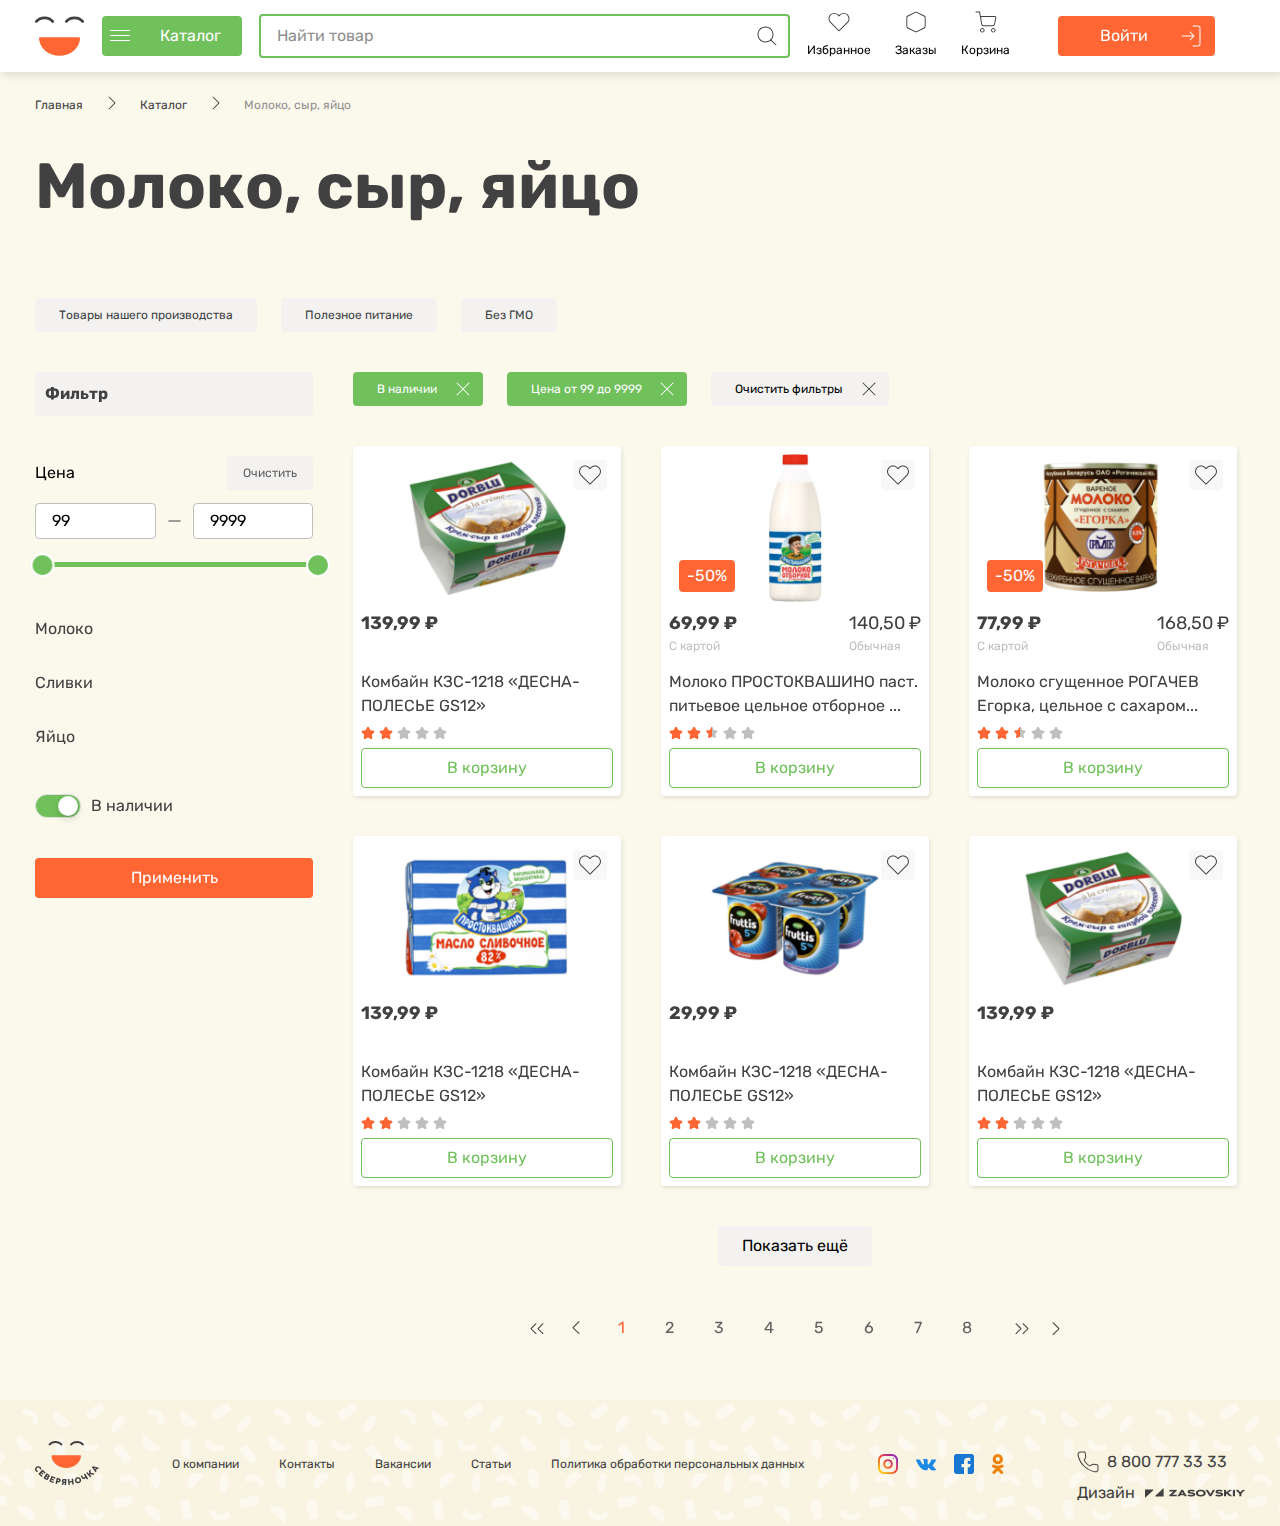
<file: category.html>
<!DOCTYPE html>
<html lang="ru">
  <head>
    <meta charset="UTF-8">
    <meta http-equiv="X-UA-Compatible" content="IE=edge">
    <meta name="viewport" content="width=device-width, initial-scale=1.0">
    <meta name="description" content="описание магазина">
    <meta name="keywords" content="ключевое-слово-1, ключевое-слово-2">
    <title>Категория | Северяночка</title>
    <link rel="preload" href="./fonts/Rubik-Bold.woff2" as="font">
    <link rel="preload" href="./fonts/Rubik-Regular.woff2" as="font">
    <link rel="shortcut icon" href="./images/favicon.ico">
    <link rel="stylesheet" href="./css/style.min.css">
    <script defer src="https://api-maps.yandex.ru/2.1/?apikey=8a668916-04d0-4f25-8d4a-b97888776387&amp;lang=ru_RU"></script>
    <script defer src="./js/main.min.js"></script>
  </head>
  <body>
    <aside class="mobile-menu">
      <div class="container mobile-menu__container">
        <div class="mobile-menu__row">
          <nav class="nav main-nav">
            <ul class="nav__list main-nav__list">
              <li class="nav__item nav-item main-nav-item"><a class="nav-item__link main-nav-item__link" href="./catalog.html"><svg class="nav-item__icon main-nav-item__icon" width="25" height="24" viewBox="0 0 25 24" fill="none" xmlns="http://www.w3.org/2000/svg">
<path fill-rule="evenodd" clip-rule="evenodd" d="M3 12C3 11.7239 3.22386 11.5 3.5 11.5H21.5C21.7761 11.5 22 11.7239 22 12C22 12.2761 21.7761 12.5 21.5 12.5H3.5C3.22386 12.5 3 12.2761 3 12Z" fill="#414141"/>
<path fill-rule="evenodd" clip-rule="evenodd" d="M3 6C3 5.72386 3.22386 5.5 3.5 5.5H21.5C21.7761 5.5 22 5.72386 22 6C22 6.27614 21.7761 6.5 21.5 6.5H3.5C3.22386 6.5 3 6.27614 3 6Z" fill="#414141"/>
<path fill-rule="evenodd" clip-rule="evenodd" d="M3 18C3 17.7239 3.22386 17.5 3.5 17.5H21.5C21.7761 17.5 22 17.7239 22 18C22 18.2761 21.7761 18.5 21.5 18.5H3.5C3.22386 18.5 3 18.2761 3 18Z" fill="#414141"/>
</svg><span class="nav-item__text main-nav-item__text">Каталог</span></a></li>
              <li class="nav__item nav-item main-nav-item"><a class="nav-item__link main-nav-item__link" href="./favourites.html"><svg class="nav-item__icon main-nav-item__icon" width="23" height="20" viewBox="0 0 23 20" fill="none" xmlns="http://www.w3.org/2000/svg">
<path fill-rule="evenodd" clip-rule="evenodd" d="M12.2046 2.25644C13.3299 1.13067 14.8564 0.498169 16.4482 0.498169C18.0399 0.498169 19.5664 1.13063 20.6916 2.25636C21.8174 3.38164 22.45 4.90829 22.45 6.49999C22.45 8.09174 21.8175 9.61826 20.6917 10.7435C20.6917 10.7436 20.6917 10.7435 20.6917 10.7435L11.8517 19.5835C11.6565 19.7788 11.3399 19.7788 11.1446 19.5835L2.30461 10.7435C-0.0390375 8.3999 -0.0390373 4.60009 2.30461 2.25644C4.64826 -0.0872086 8.44807 -0.0872087 10.7917 2.25644L11.4982 2.96289L12.2046 2.25644C12.2046 2.25641 12.2046 2.25647 12.2046 2.25644ZM16.4482 1.49817C15.1217 1.49817 13.8496 2.02528 12.9118 2.96346L11.8517 4.02355C11.758 4.11732 11.6308 4.16999 11.4982 4.16999C11.3656 4.16999 11.2384 4.11732 11.1446 4.02355L10.0846 2.96355C8.13149 1.01042 4.96484 1.01042 3.01172 2.96355C1.05859 4.91667 1.05859 8.08332 3.01172 10.0364L11.4982 18.5229L19.9846 10.0364C20.9228 9.09869 21.45 7.82648 21.45 6.49999C21.45 5.17351 20.9229 3.90138 19.9847 2.96363C19.0469 2.02544 17.7747 1.49817 16.4482 1.49817Z" fill="#414141"/>
</svg><span class="nav-item__text main-nav-item__text">Избранное</span><span class="nav-item__count main-nav-item__count favourite-link__count"></span></a></li>
              <li class="nav__item nav-item main-nav-item"><a class="nav-item__link main-nav-item__link" href="#"><svg class="nav-item__icon main-nav-item__icon" width="22" height="24" viewBox="0 0 22 24" fill="none" xmlns="http://www.w3.org/2000/svg">
<path fill-rule="evenodd" clip-rule="evenodd" d="M10.3325 1.89776C10.3324 1.89785 10.3327 1.89767 10.3325 1.89776L2.33366 5.89721L2.33255 5.89776C1.82288 6.15102 1.50045 6.67089 1.50005 7.24V16.7635C1.49608 17.3334 1.81541 17.8563 2.32416 18.113C2.32387 18.1129 2.32445 18.1132 2.32416 18.113L10.3237 22.1128C10.7462 22.3242 11.2438 22.3243 11.6663 22.1129L19.6664 18.1128L19.6675 18.1122C20.1773 17.8589 20.4997 17.3389 20.5 16.7697V7.24026C20.4997 6.67105 20.1773 6.15106 19.6675 5.89776L19.6664 5.89721L11.6675 1.89776C11.6674 1.89767 11.6677 1.89786 11.6675 1.89776C11.2474 1.6892 10.7527 1.68919 10.3325 1.89776ZM9.88755 1.00223C10.5883 0.654 11.4118 0.654 12.1125 1.00223L12.1137 1.00278L20.1125 5.00223C20.1124 5.00215 20.1127 5.00231 20.1125 5.00223C20.9618 5.42448 21.4995 6.29123 21.5 7.23973V16.77C21.4995 17.7184 20.9624 18.5852 20.1132 19.0074C20.113 19.0075 20.1134 19.0073 20.1132 19.0074L12.1138 23.0071C12.1138 23.0072 12.1138 23.0071 12.1138 23.0071C11.4097 23.3594 10.5806 23.3595 9.87644 23.0072C9.87639 23.0072 9.87649 23.0072 9.87644 23.0072L1.87644 19.0072L1.87506 19.0065C1.02685 18.5791 0.494133 17.708 0.500049 16.7584V7.24C0.500552 6.29154 1.03772 5.4248 1.88695 5.00253C1.88675 5.00263 1.88715 5.00243 1.88695 5.00253L9.88644 1.00278L9.88755 1.00223Z" fill="#414141"/>
</svg><span class="nav-item__text main-nav-item__text">Заказы</span></a></li>
              <li class="nav__item nav-item main-nav-item"><a class="nav-item__link main-nav-item__link basket-link" href="#"><svg class="nav-item__icon main-nav-item__icon" width="24" height="24" viewBox="0 0 24 24" fill="none" xmlns="http://www.w3.org/2000/svg">
<path fill-rule="evenodd" clip-rule="evenodd" d="M5.5 21C5.5 19.6193 6.61929 18.5 8 18.5C9.38071 18.5 10.5 19.6193 10.5 21C10.5 22.3807 9.38071 23.5 8 23.5C6.61929 23.5 5.5 22.3807 5.5 21ZM8 19.5C7.17157 19.5 6.5 20.1716 6.5 21C6.5 21.8284 7.17157 22.5 8 22.5C8.82843 22.5 9.5 21.8284 9.5 21C9.5 20.1716 8.82843 19.5 8 19.5Z" fill="#414141"/>
<path fill-rule="evenodd" clip-rule="evenodd" d="M17.5 21C17.5 19.6193 18.6193 18.5 20 18.5C21.3807 18.5 22.5 19.6193 22.5 21C22.5 22.3807 21.3807 23.5 20 23.5C18.6193 23.5 17.5 22.3807 17.5 21ZM20 19.5C19.1716 19.5 18.5 20.1716 18.5 21C18.5 21.8284 19.1716 22.5 20 22.5C20.8284 22.5 21.5 21.8284 21.5 21C21.5 20.1716 20.8284 19.5 20 19.5Z" fill="#414141"/>
<path fill-rule="evenodd" clip-rule="evenodd" d="M1 0.5C0.723858 0.5 0.5 0.723858 0.5 1C0.5 1.27614 0.723858 1.5 1 1.5H4.58051C5.33783 5.79147 6.10333 10.0643 6.74931 14.3709C6.93288 15.5947 7.98416 16.5 9.22165 16.5H19.3597C20.5514 16.5 21.5774 15.6588 21.8111 14.4903L23.2503 7.29417C23.436 6.36599 22.726 5.5 21.7795 5.5H7.16046C6.8575 5.5 6.57797 5.58901 6.34436 5.74093L5.49239 0.913107C5.45023 0.674179 5.24262 0.5 5 0.5H1ZM6.666 7.07417C6.62065 6.77187 6.85478 6.5 7.16046 6.5H21.7795C22.095 6.5 22.3316 6.78866 22.2698 7.09806L20.8305 14.2942C20.6903 14.9953 20.0747 15.5 19.3597 15.5H9.22165C8.47916 15.5 7.84839 14.9568 7.73825 14.2225L6.666 7.07417Z" fill="#414141"/>
</svg><span class="nav-item__text main-nav-item__text">Корзина</span><span class="nav-item__count main-nav-item__count basket-link__count basket-count"></span></a></li>
            </ul>
          </nav>
          <div class="profile header__profile unlogined">
            <button class="profile__login login-btn activate-popup" type="button" data-popup-selector=".popup-login"><span class="login-btn__text">Войти</span><svg width="24" height="24" viewBox="0 0 24 24" fill="none" xmlns="http://www.w3.org/2000/svg">
<path fill-rule="evenodd" clip-rule="evenodd" d="M13.5 2C13.5 1.72386 13.7239 1.5 14 1.5H19C20.3807 1.5 21.5 2.61929 21.5 4V20C21.5 21.3807 20.3807 22.5 19 22.5H14C13.7239 22.5 13.5 22.2761 13.5 22C13.5 21.7239 13.7239 21.5 14 21.5H19C19.8284 21.5 20.5 20.8284 20.5 20V4C20.5 3.17157 19.8284 2.5 19 2.5H14C13.7239 2.5 13.5 2.27614 13.5 2Z" fill="white"/>
<path fill-rule="evenodd" clip-rule="evenodd" d="M10.6464 7.64645C10.8417 7.45118 11.1583 7.45118 11.3536 7.64645L15.3536 11.6464C15.5488 11.8417 15.5488 12.1583 15.3536 12.3536L11.3536 16.3536C11.1583 16.5488 10.8417 16.5488 10.6464 16.3536C10.4512 16.1583 10.4512 15.8417 10.6464 15.6464L14.2929 12L10.6464 8.35355C10.4512 8.15829 10.4512 7.84171 10.6464 7.64645Z" fill="white"/>
<path fill-rule="evenodd" clip-rule="evenodd" d="M2.5 12C2.5 11.7239 2.72386 11.5 3 11.5H15C15.2761 11.5 15.5 11.7239 15.5 12C15.5 12.2761 15.2761 12.5 15 12.5H3C2.72386 12.5 2.5 12.2761 2.5 12Z" fill="white"/>
</svg>
            </button>
          </div>
        </div>
      </div>
    </aside>
    <header class="header">
      <div class="header__top">
        <div class="container header__container">
          <div class="header__row"><a class="logo header__logo" href="./index.html">
              <picture>
                <source srcset="./images/logo-mobile.svg" media="(max-width: 1360px )"><img class="logo__img" src="./images/logo.svg" alt="logo">
              </picture></a>
            <button class="catalog-activate header__catalog-activate" type="button"><span class="burger catalog-activate__burger"></span><span class="catalog-activate__text">Каталог</span></button>
            <div class="search header__search">
              <input class="search__input" type="text" placeholder="Найти товар">
              <button class="search__icon" type="button"><svg width="24" height="24" viewBox="0 0 24 24" fill="none" xmlns="http://www.w3.org/2000/svg">
<path fill-rule="evenodd" clip-rule="evenodd" d="M2.5 10.5C2.5 6.08172 6.08172 2.5 10.5 2.5C14.9183 2.5 18.5 6.08172 18.5 10.5C18.5 14.9183 14.9183 18.5 10.5 18.5C6.08172 18.5 2.5 14.9183 2.5 10.5ZM10.5 3.5C6.63401 3.5 3.5 6.63401 3.5 10.5C3.5 14.366 6.63401 17.5 10.5 17.5C14.366 17.5 17.5 14.366 17.5 10.5C17.5 6.63401 14.366 3.5 10.5 3.5Z" fill="#414141"/>
<path fill-rule="evenodd" clip-rule="evenodd" d="M15.4463 15.4464C15.6415 15.2512 15.9581 15.2512 16.1534 15.4464L21.3534 20.6464C21.5486 20.8417 21.5486 21.1583 21.3534 21.3535C21.1581 21.5488 20.8415 21.5488 20.6463 21.3535L15.4463 16.1535C15.251 15.9583 15.251 15.6417 15.4463 15.4464Z" fill="#414141"/>
</svg>
              </button>
              <ul class="search__live-list live-list"></ul>
            </div>
            <nav class="nav main-nav">
              <ul class="nav__list main-nav__list">
                <li class="nav__item nav-item main-nav-item"><a class="nav-item__link main-nav-item__link favourite-link" href="./favourites.html"><svg class="nav-item__icon main-nav-item__icon" width="23" height="20" viewBox="0 0 23 20" fill="none" xmlns="http://www.w3.org/2000/svg">
<path fill-rule="evenodd" clip-rule="evenodd" d="M12.2046 2.25644C13.3299 1.13067 14.8564 0.498169 16.4482 0.498169C18.0399 0.498169 19.5664 1.13063 20.6916 2.25636C21.8174 3.38164 22.45 4.90829 22.45 6.49999C22.45 8.09174 21.8175 9.61826 20.6917 10.7435C20.6917 10.7436 20.6917 10.7435 20.6917 10.7435L11.8517 19.5835C11.6565 19.7788 11.3399 19.7788 11.1446 19.5835L2.30461 10.7435C-0.0390375 8.3999 -0.0390373 4.60009 2.30461 2.25644C4.64826 -0.0872086 8.44807 -0.0872087 10.7917 2.25644L11.4982 2.96289L12.2046 2.25644C12.2046 2.25641 12.2046 2.25647 12.2046 2.25644ZM16.4482 1.49817C15.1217 1.49817 13.8496 2.02528 12.9118 2.96346L11.8517 4.02355C11.758 4.11732 11.6308 4.16999 11.4982 4.16999C11.3656 4.16999 11.2384 4.11732 11.1446 4.02355L10.0846 2.96355C8.13149 1.01042 4.96484 1.01042 3.01172 2.96355C1.05859 4.91667 1.05859 8.08332 3.01172 10.0364L11.4982 18.5229L19.9846 10.0364C20.9228 9.09869 21.45 7.82648 21.45 6.49999C21.45 5.17351 20.9229 3.90138 19.9847 2.96363C19.0469 2.02544 17.7747 1.49817 16.4482 1.49817Z" fill="#414141"/>
</svg><span class="nav-item__text main-nav-item__text">Избранное</span><span class="nav-item__count main-nav-item__count favourite-link__count"></span></a></li>
                <li class="nav__item nav-item main-nav-item"><a class="nav-item__link main-nav-item__link" href="#"><svg class="nav-item__icon main-nav-item__icon" width="22" height="24" viewBox="0 0 22 24" fill="none" xmlns="http://www.w3.org/2000/svg">
<path fill-rule="evenodd" clip-rule="evenodd" d="M10.3325 1.89776C10.3324 1.89785 10.3327 1.89767 10.3325 1.89776L2.33366 5.89721L2.33255 5.89776C1.82288 6.15102 1.50045 6.67089 1.50005 7.24V16.7635C1.49608 17.3334 1.81541 17.8563 2.32416 18.113C2.32387 18.1129 2.32445 18.1132 2.32416 18.113L10.3237 22.1128C10.7462 22.3242 11.2438 22.3243 11.6663 22.1129L19.6664 18.1128L19.6675 18.1122C20.1773 17.8589 20.4997 17.3389 20.5 16.7697V7.24026C20.4997 6.67105 20.1773 6.15106 19.6675 5.89776L19.6664 5.89721L11.6675 1.89776C11.6674 1.89767 11.6677 1.89786 11.6675 1.89776C11.2474 1.6892 10.7527 1.68919 10.3325 1.89776ZM9.88755 1.00223C10.5883 0.654 11.4118 0.654 12.1125 1.00223L12.1137 1.00278L20.1125 5.00223C20.1124 5.00215 20.1127 5.00231 20.1125 5.00223C20.9618 5.42448 21.4995 6.29123 21.5 7.23973V16.77C21.4995 17.7184 20.9624 18.5852 20.1132 19.0074C20.113 19.0075 20.1134 19.0073 20.1132 19.0074L12.1138 23.0071C12.1138 23.0072 12.1138 23.0071 12.1138 23.0071C11.4097 23.3594 10.5806 23.3595 9.87644 23.0072C9.87639 23.0072 9.87649 23.0072 9.87644 23.0072L1.87644 19.0072L1.87506 19.0065C1.02685 18.5791 0.494133 17.708 0.500049 16.7584V7.24C0.500552 6.29154 1.03772 5.4248 1.88695 5.00253C1.88675 5.00263 1.88715 5.00243 1.88695 5.00253L9.88644 1.00278L9.88755 1.00223Z" fill="#414141"/>
</svg><span class="nav-item__text main-nav-item__text">Заказы</span></a></li>
                <li class="nav__item nav-item main-nav-item"><a class="nav-item__link main-nav-item__link basket-link" href="./basket.html"><svg class="nav-item__icon main-nav-item__icon" width="24" height="24" viewBox="0 0 24 24" fill="none" xmlns="http://www.w3.org/2000/svg">
<path fill-rule="evenodd" clip-rule="evenodd" d="M5.5 21C5.5 19.6193 6.61929 18.5 8 18.5C9.38071 18.5 10.5 19.6193 10.5 21C10.5 22.3807 9.38071 23.5 8 23.5C6.61929 23.5 5.5 22.3807 5.5 21ZM8 19.5C7.17157 19.5 6.5 20.1716 6.5 21C6.5 21.8284 7.17157 22.5 8 22.5C8.82843 22.5 9.5 21.8284 9.5 21C9.5 20.1716 8.82843 19.5 8 19.5Z" fill="#414141"/>
<path fill-rule="evenodd" clip-rule="evenodd" d="M17.5 21C17.5 19.6193 18.6193 18.5 20 18.5C21.3807 18.5 22.5 19.6193 22.5 21C22.5 22.3807 21.3807 23.5 20 23.5C18.6193 23.5 17.5 22.3807 17.5 21ZM20 19.5C19.1716 19.5 18.5 20.1716 18.5 21C18.5 21.8284 19.1716 22.5 20 22.5C20.8284 22.5 21.5 21.8284 21.5 21C21.5 20.1716 20.8284 19.5 20 19.5Z" fill="#414141"/>
<path fill-rule="evenodd" clip-rule="evenodd" d="M1 0.5C0.723858 0.5 0.5 0.723858 0.5 1C0.5 1.27614 0.723858 1.5 1 1.5H4.58051C5.33783 5.79147 6.10333 10.0643 6.74931 14.3709C6.93288 15.5947 7.98416 16.5 9.22165 16.5H19.3597C20.5514 16.5 21.5774 15.6588 21.8111 14.4903L23.2503 7.29417C23.436 6.36599 22.726 5.5 21.7795 5.5H7.16046C6.8575 5.5 6.57797 5.58901 6.34436 5.74093L5.49239 0.913107C5.45023 0.674179 5.24262 0.5 5 0.5H1ZM6.666 7.07417C6.62065 6.77187 6.85478 6.5 7.16046 6.5H21.7795C22.095 6.5 22.3316 6.78866 22.2698 7.09806L20.8305 14.2942C20.6903 14.9953 20.0747 15.5 19.3597 15.5H9.22165C8.47916 15.5 7.84839 14.9568 7.73825 14.2225L6.666 7.07417Z" fill="#414141"/>
</svg><span class="nav-item__text main-nav-item__text">Корзина</span><span class="nav-item__count main-nav-item__count basket-link__count basket-count"></span></a></li>
              </ul>
            </nav>
            <div class="profile header__profile unlogined">
              <button class="profile__login login-btn activate-popup" type="button" data-popup-selector=".popup-login"><span class="login-btn__text">Войти</span><svg width="24" height="24" viewBox="0 0 24 24" fill="none" xmlns="http://www.w3.org/2000/svg">
<path fill-rule="evenodd" clip-rule="evenodd" d="M13.5 2C13.5 1.72386 13.7239 1.5 14 1.5H19C20.3807 1.5 21.5 2.61929 21.5 4V20C21.5 21.3807 20.3807 22.5 19 22.5H14C13.7239 22.5 13.5 22.2761 13.5 22C13.5 21.7239 13.7239 21.5 14 21.5H19C19.8284 21.5 20.5 20.8284 20.5 20V4C20.5 3.17157 19.8284 2.5 19 2.5H14C13.7239 2.5 13.5 2.27614 13.5 2Z" fill="white"/>
<path fill-rule="evenodd" clip-rule="evenodd" d="M10.6464 7.64645C10.8417 7.45118 11.1583 7.45118 11.3536 7.64645L15.3536 11.6464C15.5488 11.8417 15.5488 12.1583 15.3536 12.3536L11.3536 16.3536C11.1583 16.5488 10.8417 16.5488 10.6464 16.3536C10.4512 16.1583 10.4512 15.8417 10.6464 15.6464L14.2929 12L10.6464 8.35355C10.4512 8.15829 10.4512 7.84171 10.6464 7.64645Z" fill="white"/>
<path fill-rule="evenodd" clip-rule="evenodd" d="M2.5 12C2.5 11.7239 2.72386 11.5 3 11.5H15C15.2761 11.5 15.5 11.7239 15.5 12C15.5 12.2761 15.2761 12.5 15 12.5H3C2.72386 12.5 2.5 12.2761 2.5 12Z" fill="white"/>
</svg>
              </button>
            </div>
          </div>
        </div>
      </div>
      <div class="header__bottom">
        <div class="catalog header__catalog">
          <div class="container catalog__container">
            <div class="catalog__row">
              <ul class="catalog-list catalog__list">
                <li class="catalog-list__item"><a class="catalog-list__link" href="./category.html">Молоко, сыр, яйцо</a></li>
                <li class="catalog-list__item"><a class="catalog-list__link" href="./category.html">Хлеб</a></li>
                <li class="catalog-list__item"><a class="catalog-list__link" href="./category.html">Фрукты и овощи</a></li>
                <li class="catalog-list__item"><a class="catalog-list__link" href="./category.html">Замороженные продукты</a></li>
              </ul>
              <ul class="catalog-list catalog__list">
                <li class="catalog-list__item"><a class="catalog-list__link" href="./category.html">Напитки</a></li>
                <li class="catalog-list__item"><a class="catalog-list__link" href="./category.html">Кондитерские изделия</a></li>
                <li class="catalog-list__item"><a class="catalog-list__link" href="./category.html">Чай, кофе</a></li>
              </ul>
              <ul class="catalog-list catalog__list">
                <li class="catalog-list__item"><a class="catalog-list__link" href="./category.html">Бакалея</a></li>
                <li class="catalog-list__item"><a class="catalog-list__link" href="./category.html">Здоровое питание</a></li>
                <li class="catalog-list__item"><a class="catalog-list__link" href="./category.html">Зоотовары</a></li>
              </ul>
              <ul class="catalog-list catalog__list">
                <li class="catalog-list__item"><a class="catalog-list__link" href="./category.html">Непродовольственные товары</a></li>
                <li class="catalog-list__item"><a class="catalog-list__link" href="./category.html">Детское питание</a></li>
                <li class="catalog-list__item"><a class="catalog-list__link" href="./category.html">Мясо, птица, колбаса</a></li>
              </ul>
            </div>
          </div>
        </div>
      </div>
    </header>
    <main class="main">
      <section class="category-section">
        <div class="container category-section__container">
          <div class="category-section__row">
            <div class="top-content">
              <ul class="top-content__bread-crumbs bread-crumbs">
                <li class="bread-crumbs__link-block link-block"><a class="link-block__link" href="./index.html">Главная</a>
                  <div class="link-block__arrow"><svg class="bread-crumbs__link-arrow" width="8" height="14" viewBox="0 0 8 14" fill="none" xmlns="http://www.w3.org/2000/svg">
<path fill-rule="evenodd" clip-rule="evenodd" d="M0.646447 0.646447C0.841709 0.451184 1.15829 0.451184 1.35355 0.646447L7.35355 6.64645C7.54882 6.84171 7.54882 7.15829 7.35355 7.35355L1.35355 13.3536C1.15829 13.5488 0.841709 13.5488 0.646447 13.3536C0.451184 13.1583 0.451184 12.8417 0.646447 12.6464L6.29289 7L0.646447 1.35355C0.451184 1.15829 0.451184 0.841709 0.646447 0.646447Z" fill="#414141"/>
</svg>
                  </div>
                </li>
                <li class="bread-crumbs__link-block link-block"><a class="link-block__link" href="./catalog.html">Каталог</a>
                  <div class="link-block__arrow"><svg class="bread-crumbs__link-arrow" width="8" height="14" viewBox="0 0 8 14" fill="none" xmlns="http://www.w3.org/2000/svg">
<path fill-rule="evenodd" clip-rule="evenodd" d="M0.646447 0.646447C0.841709 0.451184 1.15829 0.451184 1.35355 0.646447L7.35355 6.64645C7.54882 6.84171 7.54882 7.15829 7.35355 7.35355L1.35355 13.3536C1.15829 13.5488 0.841709 13.5488 0.646447 13.3536C0.451184 13.1583 0.451184 12.8417 0.646447 12.6464L6.29289 7L0.646447 1.35355C0.451184 1.15829 0.451184 0.841709 0.646447 0.646447Z" fill="#414141"/>
</svg>
                  </div>
                </li>
                <li class="bread-crumbs__link-block link-block"><a class="link-block__link">Молоко, сыр, яйцо</a></li>
              </ul>
              <div class="top-content__title-block top-title-block">
                <h2 class="category-section__title top-title soft">Молоко, сыр, яйцо</h2>
              </div>
            </div>
            <div class="category-section__content category-content">
              <div class="category-content__row">
                <button class="category-content__activate-mobile-filters activate-mobile-filters" type="button">
                   Фильтр</button>
                <ul class="category-content__tags category-tags">
                  <li class="category-tags__tag">Товары нашего производства</li>
                  <li class="category-tags__tag">Полезное питание</li>
                  <li class="category-tags__tag">Без ГМО</li>
                </ul>
                <div class="category-content__main">
                  <div class="category-content__options options">
                    <div class="options__row">
                      <div class="options__title">Фильтр</div>
                      <div class="options__price-filter price-filter">
                        <div class="price-filter__head"><span class="price-filter__text">Цена</span>
                          <button class="price-filter__reset" type="button">Очистить</button>
                        </div>
                        <div class="price-filter__inputs-pair">
                          <input class="price-filter__input price-filter__start" type="number"><svg class="price-filter__inputs-pair-separator" width="16" height="2" viewBox="0 0 16 2" fill="none" xmlns="http://www.w3.org/2000/svg">
<path fill-rule="evenodd" clip-rule="evenodd" d="M0.5 1C0.5 0.723858 0.723858 0.5 1 0.5H15C15.2761 0.5 15.5 0.723858 15.5 1C15.5 1.27614 15.2761 1.5 15 1.5H1C0.723858 1.5 0.5 1.27614 0.5 1Z" fill="#414141"/>
</svg>
                          <input class="price-filter__input price-filter__end" type="number">
                        </div>
                        <div class="price-filter__range-block">
                          <div class="price-filter__range"></div>
                        </div>
                      </div>
                      <ul class="options__additional-products additional-products">
                        <li class="additional-products__item"><a class="additional-products__link" href="#">Молоко</a></li>
                        <li class="additional-products__item"><a class="additional-products__link" href="#">Сливки</a></li>
                        <li class="additional-products__item"><a class="additional-products__link" href="#">Яйцо</a></li>
                      </ul>
                      <div class="options__checkbox-radio-block checkbox-radio-block">
                        <label class="checkbox-radio-block__label">
                          <input class="checkbox-radio-block__checkbox-radio-input" type="checkbox" checked><span class="checkbox-radio-block__checkbox-radio custom-checkbox-radio"><span class="custom-checkbox-radio__row"><span class="custom-checkbox-radio__circle"></span></span></span><span class="checkbox-radio-block__text">В наличии</span>
                        </label>
                      </div>
                      <div class="options-accept-block options-accept">
                        <button class="options-accept__button" type="button">Применить</button>
                      </div>
                    </div>
                  </div>
                  <div class="category-content__main-content category-main-content">
                    <div class="category-main-content__row">
                      <ul class="category-main-content__filters accepted-filters">
                        <li class="accepted-filters__item filter-in-stock">
                          <button class="accepted-filters__filter accepted-filter active" type="button"><span class="accepted-filter__text">В наличии</span><svg class="accepted-filter__close-icon" width="24" height="24" viewBox="0 0 24 24" fill="none" xmlns="http://www.w3.org/2000/svg">
<path fill-rule="evenodd" clip-rule="evenodd" d="M18.3536 5.64645C18.5488 5.84171 18.5488 6.15829 18.3536 6.35355L6.35355 18.3536C6.15829 18.5488 5.84171 18.5488 5.64645 18.3536C5.45118 18.1583 5.45118 17.8417 5.64645 17.6464L17.6464 5.64645C17.8417 5.45118 18.1583 5.45118 18.3536 5.64645Z" fill="#414141"/>
<path fill-rule="evenodd" clip-rule="evenodd" d="M5.64645 5.64645C5.84171 5.45118 6.15829 5.45118 6.35355 5.64645L18.3536 17.6464C18.5488 17.8417 18.5488 18.1583 18.3536 18.3536C18.1583 18.5488 17.8417 18.5488 17.6464 18.3536L5.64645 6.35355C5.45118 6.15829 5.45118 5.84171 5.64645 5.64645Z" fill="#414141"/>
</svg>
                          </button>
                        </li>
                        <li class="accepted-filters__item filter-price">
                          <button class="accepted-filters__filter accepted-filter active" type="button"><span class="accepted-filter__text">Цена от 99 до 2599</span><svg class="accepted-filter__close-icon" width="24" height="24" viewBox="0 0 24 24" fill="none" xmlns="http://www.w3.org/2000/svg">
<path fill-rule="evenodd" clip-rule="evenodd" d="M18.3536 5.64645C18.5488 5.84171 18.5488 6.15829 18.3536 6.35355L6.35355 18.3536C6.15829 18.5488 5.84171 18.5488 5.64645 18.3536C5.45118 18.1583 5.45118 17.8417 5.64645 17.6464L17.6464 5.64645C17.8417 5.45118 18.1583 5.45118 18.3536 5.64645Z" fill="#414141"/>
<path fill-rule="evenodd" clip-rule="evenodd" d="M5.64645 5.64645C5.84171 5.45118 6.15829 5.45118 6.35355 5.64645L18.3536 17.6464C18.5488 17.8417 18.5488 18.1583 18.3536 18.3536C18.1583 18.5488 17.8417 18.5488 17.6464 18.3536L5.64645 6.35355C5.45118 6.15829 5.45118 5.84171 5.64645 5.64645Z" fill="#414141"/>
</svg>
                          </button>
                        </li>
                        <li class="accepted-filters__item reset-filters">
                          <button class="accepted-filters__filter accepted-filter reset-filters__btn" type="button"><span class="accepted-filter__text">Очистить фильтры</span><svg class="accepted-filter__close-icon" width="24" height="24" viewBox="0 0 24 24" fill="none" xmlns="http://www.w3.org/2000/svg">
<path fill-rule="evenodd" clip-rule="evenodd" d="M18.3536 5.64645C18.5488 5.84171 18.5488 6.15829 18.3536 6.35355L6.35355 18.3536C6.15829 18.5488 5.84171 18.5488 5.64645 18.3536C5.45118 18.1583 5.45118 17.8417 5.64645 17.6464L17.6464 5.64645C17.8417 5.45118 18.1583 5.45118 18.3536 5.64645Z" fill="#414141"/>
<path fill-rule="evenodd" clip-rule="evenodd" d="M5.64645 5.64645C5.84171 5.45118 6.15829 5.45118 6.35355 5.64645L18.3536 17.6464C18.5488 17.8417 18.5488 18.1583 18.3536 18.3536C18.1583 18.5488 17.8417 18.5488 17.6464 18.3536L5.64645 6.35355C5.45118 6.15829 5.45118 5.84171 5.64645 5.64645Z" fill="#414141"/>
</svg>
                          </button>
                        </li>
                      </ul>
                      <div class="shop__line shop-line category-line">
                        <div class="shop-line__content category-line__content">
                          <div class="shop-line__card shop-card shop-item">
                            <div class="shop-card__content"><a class="shop-card__link" href="./product.html" aria-label="карточка товара">
                                <div class="shop-card__image"><img src="./images/product-7.png" alt="product"></div>
                                <div class="shop-card__description">
                                  <div class="shop-card__top">
                                    <p class="shop-card__small-price price small-price">139,99 ₽</p>
                                  </div>
                                  <div class="shop-card__bottom">
                                    <p class="shop-card__about">Комбайн КЗС-1218 «ДЕСНА-ПОЛЕСЬЕ GS12»</p>
                                    <div class="shop-card__raiting raiting"><svg class="raiting__star star star-filled" width="14" height="13" viewBox="0 0 14 13" fill="none" xmlns="http://www.w3.org/2000/svg">
<path d="M6.10326 0.816985C6.47008 0.0737389 7.52992 0.0737404 7.89674 0.816986L9.11847 3.29249C9.26413 3.58763 9.5457 3.7922 9.87141 3.83953L12.6033 4.2365C13.4235 4.35568 13.751 5.36365 13.1575 5.94219L11.1807 7.8691C10.945 8.09884 10.8375 8.42984 10.8931 8.75423L11.3598 11.4751C11.4999 12.292 10.6424 12.9149 9.90881 12.5293L7.46534 11.2446C7.17402 11.0915 6.82598 11.0915 6.53466 11.2446L4.09119 12.5293C3.35756 12.9149 2.50013 12.292 2.64024 11.4751L3.1069 8.75423C3.16254 8.42984 3.05499 8.09884 2.81931 7.8691L0.842496 5.94219C0.248979 5.36365 0.576491 4.35568 1.39671 4.2365L4.12859 3.83953C4.4543 3.7922 4.73587 3.58763 4.88153 3.29249L6.10326 0.816985Z" fill="#BFBFBF"/>
</svg><svg class="raiting__star star star-filled" width="14" height="13" viewBox="0 0 14 13" fill="none" xmlns="http://www.w3.org/2000/svg">
<path d="M6.10326 0.816985C6.47008 0.0737389 7.52992 0.0737404 7.89674 0.816986L9.11847 3.29249C9.26413 3.58763 9.5457 3.7922 9.87141 3.83953L12.6033 4.2365C13.4235 4.35568 13.751 5.36365 13.1575 5.94219L11.1807 7.8691C10.945 8.09884 10.8375 8.42984 10.8931 8.75423L11.3598 11.4751C11.4999 12.292 10.6424 12.9149 9.90881 12.5293L7.46534 11.2446C7.17402 11.0915 6.82598 11.0915 6.53466 11.2446L4.09119 12.5293C3.35756 12.9149 2.50013 12.292 2.64024 11.4751L3.1069 8.75423C3.16254 8.42984 3.05499 8.09884 2.81931 7.8691L0.842496 5.94219C0.248979 5.36365 0.576491 4.35568 1.39671 4.2365L4.12859 3.83953C4.4543 3.7922 4.73587 3.58763 4.88153 3.29249L6.10326 0.816985Z" fill="#BFBFBF"/>
</svg><svg class="raiting__star star" width="14" height="13" viewBox="0 0 14 13" fill="none" xmlns="http://www.w3.org/2000/svg">
<path d="M6.10326 0.816985C6.47008 0.0737389 7.52992 0.0737404 7.89674 0.816986L9.11847 3.29249C9.26413 3.58763 9.5457 3.7922 9.87141 3.83953L12.6033 4.2365C13.4235 4.35568 13.751 5.36365 13.1575 5.94219L11.1807 7.8691C10.945 8.09884 10.8375 8.42984 10.8931 8.75423L11.3598 11.4751C11.4999 12.292 10.6424 12.9149 9.90881 12.5293L7.46534 11.2446C7.17402 11.0915 6.82598 11.0915 6.53466 11.2446L4.09119 12.5293C3.35756 12.9149 2.50013 12.292 2.64024 11.4751L3.1069 8.75423C3.16254 8.42984 3.05499 8.09884 2.81931 7.8691L0.842496 5.94219C0.248979 5.36365 0.576491 4.35568 1.39671 4.2365L4.12859 3.83953C4.4543 3.7922 4.73587 3.58763 4.88153 3.29249L6.10326 0.816985Z" fill="#BFBFBF"/>
</svg><svg class="raiting__star star" width="14" height="13" viewBox="0 0 14 13" fill="none" xmlns="http://www.w3.org/2000/svg">
<path d="M6.10326 0.816985C6.47008 0.0737389 7.52992 0.0737404 7.89674 0.816986L9.11847 3.29249C9.26413 3.58763 9.5457 3.7922 9.87141 3.83953L12.6033 4.2365C13.4235 4.35568 13.751 5.36365 13.1575 5.94219L11.1807 7.8691C10.945 8.09884 10.8375 8.42984 10.8931 8.75423L11.3598 11.4751C11.4999 12.292 10.6424 12.9149 9.90881 12.5293L7.46534 11.2446C7.17402 11.0915 6.82598 11.0915 6.53466 11.2446L4.09119 12.5293C3.35756 12.9149 2.50013 12.292 2.64024 11.4751L3.1069 8.75423C3.16254 8.42984 3.05499 8.09884 2.81931 7.8691L0.842496 5.94219C0.248979 5.36365 0.576491 4.35568 1.39671 4.2365L4.12859 3.83953C4.4543 3.7922 4.73587 3.58763 4.88153 3.29249L6.10326 0.816985Z" fill="#BFBFBF"/>
</svg><svg class="raiting__star star" width="14" height="13" viewBox="0 0 14 13" fill="none" xmlns="http://www.w3.org/2000/svg">
<path d="M6.10326 0.816985C6.47008 0.0737389 7.52992 0.0737404 7.89674 0.816986L9.11847 3.29249C9.26413 3.58763 9.5457 3.7922 9.87141 3.83953L12.6033 4.2365C13.4235 4.35568 13.751 5.36365 13.1575 5.94219L11.1807 7.8691C10.945 8.09884 10.8375 8.42984 10.8931 8.75423L11.3598 11.4751C11.4999 12.292 10.6424 12.9149 9.90881 12.5293L7.46534 11.2446C7.17402 11.0915 6.82598 11.0915 6.53466 11.2446L4.09119 12.5293C3.35756 12.9149 2.50013 12.292 2.64024 11.4751L3.1069 8.75423C3.16254 8.42984 3.05499 8.09884 2.81931 7.8691L0.842496 5.94219C0.248979 5.36365 0.576491 4.35568 1.39671 4.2365L4.12859 3.83953C4.4543 3.7922 4.73587 3.58763 4.88153 3.29249L6.10326 0.816985Z" fill="#BFBFBF"/>
</svg>
                                    </div>
                                  </div>
                                </div></a>
                              <button class="shop-card__favourite to-favourite" type="button"><svg class="to-favourite__icon" width="22" height="20" viewBox="0 0 22 20" fill="none" xmlns="http://www.w3.org/2000/svg">
<path fill-rule="evenodd" clip-rule="evenodd" d="M11.7046 2.25644C12.8299 1.13067 14.3564 0.498169 15.9482 0.498169C17.5399 0.498169 19.0664 1.13063 20.1916 2.25636C21.3174 3.38164 21.95 4.90829 21.95 6.49999C21.95 8.09174 21.3175 9.61826 20.1917 10.7435C20.1917 10.7436 20.1917 10.7435 20.1917 10.7435L11.3517 19.5835C11.1565 19.7788 10.8399 19.7788 10.6446 19.5835L1.80461 10.7435C-0.539037 8.3999 -0.539037 4.60009 1.80461 2.25644C4.14826 -0.0872086 7.94807 -0.0872087 10.2917 2.25644L10.9982 2.96289L11.7046 2.25644C11.7046 2.25641 11.7046 2.25647 11.7046 2.25644ZM15.9482 1.49817C14.6217 1.49817 13.3496 2.02528 12.4118 2.96346L11.3517 4.02355C11.258 4.11732 11.1308 4.16999 10.9982 4.16999C10.8656 4.16999 10.7384 4.11732 10.6446 4.02355L9.58461 2.96355C7.63149 1.01042 4.46484 1.01042 2.51172 2.96355C0.558594 4.91667 0.558594 8.08332 2.51172 10.0364L10.9982 18.5229L19.4846 10.0364C20.4228 9.09869 20.95 7.82648 20.95 6.49999C20.95 5.17351 20.4229 3.90138 19.4847 2.96363C18.5469 2.02544 17.2747 1.49817 15.9482 1.49817Z" fill="#414141"/>
</svg>
                              </button>
                              <button class="shop-card__to-basket to-basket-btn" type="button">В корзину</button>
                              <div class="shop-card__manipulate-with-basket manipulate-with-basket">
                                <button class="manipulate-with-basket__decrease basket-decrease"><svg width="24" height="24" viewBox="0 0 24 24" fill="none" xmlns="http://www.w3.org/2000/svg">
<path fill-rule="evenodd" clip-rule="evenodd" d="M4.5 12C4.5 11.7239 4.72386 11.5 5 11.5H19C19.2761 11.5 19.5 11.7239 19.5 12C19.5 12.2761 19.2761 12.5 19 12.5H5C4.72386 12.5 4.5 12.2761 4.5 12Z" fill="white"/>
</svg>
                                </button><span class="manipulate-with-basket__count"></span>
                                <button class="manipulate-with-basket__update basket-update"><svg width="24" height="24" viewBox="0 0 24 24" fill="none" xmlns="http://www.w3.org/2000/svg">
<path fill-rule="evenodd" clip-rule="evenodd" d="M12 4.5C12.2761 4.5 12.5 4.72386 12.5 5V19C12.5 19.2761 12.2761 19.5 12 19.5C11.7239 19.5 11.5 19.2761 11.5 19V5C11.5 4.72386 11.7239 4.5 12 4.5Z" fill="white"/>
<path fill-rule="evenodd" clip-rule="evenodd" d="M4.5 12C4.5 11.7239 4.72386 11.5 5 11.5H19C19.2761 11.5 19.5 11.7239 19.5 12C19.5 12.2761 19.2761 12.5 19 12.5H5C4.72386 12.5 4.5 12.2761 4.5 12Z" fill="white"/>
</svg>
                                </button>
                              </div>
                            </div>
                          </div>
                          <div class="shop-line__card shop-card shop-item">
                            <div class="shop-card__content"><a class="shop-card__link" href="./product.html" aria-label="карточка товара">
                                <div class="shop-card__image"><img src="./images/product-2.png" alt="product">
                                  <div class="product-discount shop-card__discount">-50%</div>
                                </div>
                                <div class="shop-card__description">
                                  <div class="shop-card__top">
                                    <p class="shop-card__small-price price small-price">69,99 ₽<span class="price__text">С картой</span></p>
                                    <p class="shop-card__big-price price big-price">140,50 ₽<span class="price__text">Обычная</span></p>
                                  </div>
                                  <div class="shop-card__bottom">
                                    <p class="shop-card__about">Молоко ПРОСТОКВАШИНО паст. питьевое цельное отборное ...</p>
                                    <div class="shop-card__raiting raiting"><svg class="raiting__star star star-filled" width="14" height="13" viewBox="0 0 14 13" fill="none" xmlns="http://www.w3.org/2000/svg">
<path d="M6.10326 0.816985C6.47008 0.0737389 7.52992 0.0737404 7.89674 0.816986L9.11847 3.29249C9.26413 3.58763 9.5457 3.7922 9.87141 3.83953L12.6033 4.2365C13.4235 4.35568 13.751 5.36365 13.1575 5.94219L11.1807 7.8691C10.945 8.09884 10.8375 8.42984 10.8931 8.75423L11.3598 11.4751C11.4999 12.292 10.6424 12.9149 9.90881 12.5293L7.46534 11.2446C7.17402 11.0915 6.82598 11.0915 6.53466 11.2446L4.09119 12.5293C3.35756 12.9149 2.50013 12.292 2.64024 11.4751L3.1069 8.75423C3.16254 8.42984 3.05499 8.09884 2.81931 7.8691L0.842496 5.94219C0.248979 5.36365 0.576491 4.35568 1.39671 4.2365L4.12859 3.83953C4.4543 3.7922 4.73587 3.58763 4.88153 3.29249L6.10326 0.816985Z" fill="#BFBFBF"/>
</svg><svg class="raiting__star star star-filled" width="14" height="13" viewBox="0 0 14 13" fill="none" xmlns="http://www.w3.org/2000/svg">
<path d="M6.10326 0.816985C6.47008 0.0737389 7.52992 0.0737404 7.89674 0.816986L9.11847 3.29249C9.26413 3.58763 9.5457 3.7922 9.87141 3.83953L12.6033 4.2365C13.4235 4.35568 13.751 5.36365 13.1575 5.94219L11.1807 7.8691C10.945 8.09884 10.8375 8.42984 10.8931 8.75423L11.3598 11.4751C11.4999 12.292 10.6424 12.9149 9.90881 12.5293L7.46534 11.2446C7.17402 11.0915 6.82598 11.0915 6.53466 11.2446L4.09119 12.5293C3.35756 12.9149 2.50013 12.292 2.64024 11.4751L3.1069 8.75423C3.16254 8.42984 3.05499 8.09884 2.81931 7.8691L0.842496 5.94219C0.248979 5.36365 0.576491 4.35568 1.39671 4.2365L4.12859 3.83953C4.4543 3.7922 4.73587 3.58763 4.88153 3.29249L6.10326 0.816985Z" fill="#BFBFBF"/>
</svg><svg class="raiting__star star star-half-filled" width="16" height="16" viewBox="0 0 16 16" fill="none" xmlns="http://www.w3.org/2000/svg">
<path d="M7.10326 1.81698C7.47008 1.07374 8.52992 1.07374 8.89674 1.81699L10.1185 4.29249C10.2641 4.58763 10.5457 4.7922 10.8714 4.83953L13.6033 5.2365C14.4235 5.35568 14.751 6.36365 14.1575 6.94219L12.1807 8.8691C11.945 9.09884 11.8375 9.42984 11.8931 9.75423L12.3598 12.4751C12.4999 13.292 11.6424 13.9149 10.9088 13.5293L8.46534 12.2446C8.17402 12.0915 7.82598 12.0915 7.53466 12.2446L5.09119 13.5293C4.35756 13.9149 3.50013 13.292 3.64024 12.4751L4.1069 9.75423C4.16254 9.42984 4.05499 9.09884 3.81931 8.8691L1.8425 6.94219C1.24898 6.36365 1.57649 5.35568 2.39671 5.2365L5.12859 4.83953C5.4543 4.7922 5.73587 4.58763 5.88153 4.29249L7.10326 1.81698Z" fill="#BFBFBF"/>
<path d="M8.00014 1.25955V12.1298C7.8403 12.1298 7.68046 12.1681 7.53479 12.2446L5.09132 13.5293C4.3577 13.9149 3.50027 13.292 3.64038 12.4751L4.10704 9.75423C4.16268 9.42984 4.05513 9.09884 3.81944 8.8691L1.84263 6.94219C1.24911 6.36365 1.57663 5.35568 2.39685 5.2365L5.12873 4.83953C5.45444 4.7922 5.736 4.58763 5.88166 4.29249L7.1034 1.81699C7.28681 1.44536 7.64347 1.25955 8.00014 1.25955Z" fill="#FF6633"/>
</svg><svg class="raiting__star star" width="14" height="13" viewBox="0 0 14 13" fill="none" xmlns="http://www.w3.org/2000/svg">
<path d="M6.10326 0.816985C6.47008 0.0737389 7.52992 0.0737404 7.89674 0.816986L9.11847 3.29249C9.26413 3.58763 9.5457 3.7922 9.87141 3.83953L12.6033 4.2365C13.4235 4.35568 13.751 5.36365 13.1575 5.94219L11.1807 7.8691C10.945 8.09884 10.8375 8.42984 10.8931 8.75423L11.3598 11.4751C11.4999 12.292 10.6424 12.9149 9.90881 12.5293L7.46534 11.2446C7.17402 11.0915 6.82598 11.0915 6.53466 11.2446L4.09119 12.5293C3.35756 12.9149 2.50013 12.292 2.64024 11.4751L3.1069 8.75423C3.16254 8.42984 3.05499 8.09884 2.81931 7.8691L0.842496 5.94219C0.248979 5.36365 0.576491 4.35568 1.39671 4.2365L4.12859 3.83953C4.4543 3.7922 4.73587 3.58763 4.88153 3.29249L6.10326 0.816985Z" fill="#BFBFBF"/>
</svg><svg class="raiting__star star" width="14" height="13" viewBox="0 0 14 13" fill="none" xmlns="http://www.w3.org/2000/svg">
<path d="M6.10326 0.816985C6.47008 0.0737389 7.52992 0.0737404 7.89674 0.816986L9.11847 3.29249C9.26413 3.58763 9.5457 3.7922 9.87141 3.83953L12.6033 4.2365C13.4235 4.35568 13.751 5.36365 13.1575 5.94219L11.1807 7.8691C10.945 8.09884 10.8375 8.42984 10.8931 8.75423L11.3598 11.4751C11.4999 12.292 10.6424 12.9149 9.90881 12.5293L7.46534 11.2446C7.17402 11.0915 6.82598 11.0915 6.53466 11.2446L4.09119 12.5293C3.35756 12.9149 2.50013 12.292 2.64024 11.4751L3.1069 8.75423C3.16254 8.42984 3.05499 8.09884 2.81931 7.8691L0.842496 5.94219C0.248979 5.36365 0.576491 4.35568 1.39671 4.2365L4.12859 3.83953C4.4543 3.7922 4.73587 3.58763 4.88153 3.29249L6.10326 0.816985Z" fill="#BFBFBF"/>
</svg>
                                    </div>
                                  </div>
                                </div></a>
                              <button class="shop-card__favourite to-favourite" type="button"><svg class="to-favourite__icon" width="22" height="20" viewBox="0 0 22 20" fill="none" xmlns="http://www.w3.org/2000/svg">
<path fill-rule="evenodd" clip-rule="evenodd" d="M11.7046 2.25644C12.8299 1.13067 14.3564 0.498169 15.9482 0.498169C17.5399 0.498169 19.0664 1.13063 20.1916 2.25636C21.3174 3.38164 21.95 4.90829 21.95 6.49999C21.95 8.09174 21.3175 9.61826 20.1917 10.7435C20.1917 10.7436 20.1917 10.7435 20.1917 10.7435L11.3517 19.5835C11.1565 19.7788 10.8399 19.7788 10.6446 19.5835L1.80461 10.7435C-0.539037 8.3999 -0.539037 4.60009 1.80461 2.25644C4.14826 -0.0872086 7.94807 -0.0872087 10.2917 2.25644L10.9982 2.96289L11.7046 2.25644C11.7046 2.25641 11.7046 2.25647 11.7046 2.25644ZM15.9482 1.49817C14.6217 1.49817 13.3496 2.02528 12.4118 2.96346L11.3517 4.02355C11.258 4.11732 11.1308 4.16999 10.9982 4.16999C10.8656 4.16999 10.7384 4.11732 10.6446 4.02355L9.58461 2.96355C7.63149 1.01042 4.46484 1.01042 2.51172 2.96355C0.558594 4.91667 0.558594 8.08332 2.51172 10.0364L10.9982 18.5229L19.4846 10.0364C20.4228 9.09869 20.95 7.82648 20.95 6.49999C20.95 5.17351 20.4229 3.90138 19.4847 2.96363C18.5469 2.02544 17.2747 1.49817 15.9482 1.49817Z" fill="#414141"/>
</svg>
                              </button>
                              <button class="shop-card__to-basket to-basket-btn" type="button">В корзину</button>
                              <div class="shop-card__manipulate-with-basket manipulate-with-basket">
                                <button class="manipulate-with-basket__decrease basket-decrease"><svg width="24" height="24" viewBox="0 0 24 24" fill="none" xmlns="http://www.w3.org/2000/svg">
<path fill-rule="evenodd" clip-rule="evenodd" d="M4.5 12C4.5 11.7239 4.72386 11.5 5 11.5H19C19.2761 11.5 19.5 11.7239 19.5 12C19.5 12.2761 19.2761 12.5 19 12.5H5C4.72386 12.5 4.5 12.2761 4.5 12Z" fill="white"/>
</svg>
                                </button><span class="manipulate-with-basket__count"></span>
                                <button class="manipulate-with-basket__update basket-update"><svg width="24" height="24" viewBox="0 0 24 24" fill="none" xmlns="http://www.w3.org/2000/svg">
<path fill-rule="evenodd" clip-rule="evenodd" d="M12 4.5C12.2761 4.5 12.5 4.72386 12.5 5V19C12.5 19.2761 12.2761 19.5 12 19.5C11.7239 19.5 11.5 19.2761 11.5 19V5C11.5 4.72386 11.7239 4.5 12 4.5Z" fill="white"/>
<path fill-rule="evenodd" clip-rule="evenodd" d="M4.5 12C4.5 11.7239 4.72386 11.5 5 11.5H19C19.2761 11.5 19.5 11.7239 19.5 12C19.5 12.2761 19.2761 12.5 19 12.5H5C4.72386 12.5 4.5 12.2761 4.5 12Z" fill="white"/>
</svg>
                                </button>
                              </div>
                            </div>
                          </div>
                          <div class="shop-line__card shop-card shop-item">
                            <div class="shop-card__content"><a class="shop-card__link" href="./product.html" aria-label="карточка товара">
                                <div class="shop-card__image"><img src="./images/product-8.png" alt="product">
                                  <div class="product-discount shop-card__discount">-50%</div>
                                </div>
                                <div class="shop-card__description">
                                  <div class="shop-card__top">
                                    <p class="shop-card__small-price price small-price">77,99 ₽<span class="price__text">С картой</span></p>
                                    <p class="shop-card__big-price price big-price">168,50 ₽<span class="price__text">Обычная</span></p>
                                  </div>
                                  <div class="shop-card__bottom">
                                    <p class="shop-card__about">Молоко сгущенное РОГАЧЕВ Егорка, цельное с сахаром...</p>
                                    <div class="shop-card__raiting raiting"><svg class="raiting__star star star-filled" width="14" height="13" viewBox="0 0 14 13" fill="none" xmlns="http://www.w3.org/2000/svg">
<path d="M6.10326 0.816985C6.47008 0.0737389 7.52992 0.0737404 7.89674 0.816986L9.11847 3.29249C9.26413 3.58763 9.5457 3.7922 9.87141 3.83953L12.6033 4.2365C13.4235 4.35568 13.751 5.36365 13.1575 5.94219L11.1807 7.8691C10.945 8.09884 10.8375 8.42984 10.8931 8.75423L11.3598 11.4751C11.4999 12.292 10.6424 12.9149 9.90881 12.5293L7.46534 11.2446C7.17402 11.0915 6.82598 11.0915 6.53466 11.2446L4.09119 12.5293C3.35756 12.9149 2.50013 12.292 2.64024 11.4751L3.1069 8.75423C3.16254 8.42984 3.05499 8.09884 2.81931 7.8691L0.842496 5.94219C0.248979 5.36365 0.576491 4.35568 1.39671 4.2365L4.12859 3.83953C4.4543 3.7922 4.73587 3.58763 4.88153 3.29249L6.10326 0.816985Z" fill="#BFBFBF"/>
</svg><svg class="raiting__star star star-filled" width="14" height="13" viewBox="0 0 14 13" fill="none" xmlns="http://www.w3.org/2000/svg">
<path d="M6.10326 0.816985C6.47008 0.0737389 7.52992 0.0737404 7.89674 0.816986L9.11847 3.29249C9.26413 3.58763 9.5457 3.7922 9.87141 3.83953L12.6033 4.2365C13.4235 4.35568 13.751 5.36365 13.1575 5.94219L11.1807 7.8691C10.945 8.09884 10.8375 8.42984 10.8931 8.75423L11.3598 11.4751C11.4999 12.292 10.6424 12.9149 9.90881 12.5293L7.46534 11.2446C7.17402 11.0915 6.82598 11.0915 6.53466 11.2446L4.09119 12.5293C3.35756 12.9149 2.50013 12.292 2.64024 11.4751L3.1069 8.75423C3.16254 8.42984 3.05499 8.09884 2.81931 7.8691L0.842496 5.94219C0.248979 5.36365 0.576491 4.35568 1.39671 4.2365L4.12859 3.83953C4.4543 3.7922 4.73587 3.58763 4.88153 3.29249L6.10326 0.816985Z" fill="#BFBFBF"/>
</svg><svg class="raiting__star star star-half-filled" width="16" height="16" viewBox="0 0 16 16" fill="none" xmlns="http://www.w3.org/2000/svg">
<path d="M7.10326 1.81698C7.47008 1.07374 8.52992 1.07374 8.89674 1.81699L10.1185 4.29249C10.2641 4.58763 10.5457 4.7922 10.8714 4.83953L13.6033 5.2365C14.4235 5.35568 14.751 6.36365 14.1575 6.94219L12.1807 8.8691C11.945 9.09884 11.8375 9.42984 11.8931 9.75423L12.3598 12.4751C12.4999 13.292 11.6424 13.9149 10.9088 13.5293L8.46534 12.2446C8.17402 12.0915 7.82598 12.0915 7.53466 12.2446L5.09119 13.5293C4.35756 13.9149 3.50013 13.292 3.64024 12.4751L4.1069 9.75423C4.16254 9.42984 4.05499 9.09884 3.81931 8.8691L1.8425 6.94219C1.24898 6.36365 1.57649 5.35568 2.39671 5.2365L5.12859 4.83953C5.4543 4.7922 5.73587 4.58763 5.88153 4.29249L7.10326 1.81698Z" fill="#BFBFBF"/>
<path d="M8.00014 1.25955V12.1298C7.8403 12.1298 7.68046 12.1681 7.53479 12.2446L5.09132 13.5293C4.3577 13.9149 3.50027 13.292 3.64038 12.4751L4.10704 9.75423C4.16268 9.42984 4.05513 9.09884 3.81944 8.8691L1.84263 6.94219C1.24911 6.36365 1.57663 5.35568 2.39685 5.2365L5.12873 4.83953C5.45444 4.7922 5.736 4.58763 5.88166 4.29249L7.1034 1.81699C7.28681 1.44536 7.64347 1.25955 8.00014 1.25955Z" fill="#FF6633"/>
</svg><svg class="raiting__star star" width="14" height="13" viewBox="0 0 14 13" fill="none" xmlns="http://www.w3.org/2000/svg">
<path d="M6.10326 0.816985C6.47008 0.0737389 7.52992 0.0737404 7.89674 0.816986L9.11847 3.29249C9.26413 3.58763 9.5457 3.7922 9.87141 3.83953L12.6033 4.2365C13.4235 4.35568 13.751 5.36365 13.1575 5.94219L11.1807 7.8691C10.945 8.09884 10.8375 8.42984 10.8931 8.75423L11.3598 11.4751C11.4999 12.292 10.6424 12.9149 9.90881 12.5293L7.46534 11.2446C7.17402 11.0915 6.82598 11.0915 6.53466 11.2446L4.09119 12.5293C3.35756 12.9149 2.50013 12.292 2.64024 11.4751L3.1069 8.75423C3.16254 8.42984 3.05499 8.09884 2.81931 7.8691L0.842496 5.94219C0.248979 5.36365 0.576491 4.35568 1.39671 4.2365L4.12859 3.83953C4.4543 3.7922 4.73587 3.58763 4.88153 3.29249L6.10326 0.816985Z" fill="#BFBFBF"/>
</svg><svg class="raiting__star star" width="14" height="13" viewBox="0 0 14 13" fill="none" xmlns="http://www.w3.org/2000/svg">
<path d="M6.10326 0.816985C6.47008 0.0737389 7.52992 0.0737404 7.89674 0.816986L9.11847 3.29249C9.26413 3.58763 9.5457 3.7922 9.87141 3.83953L12.6033 4.2365C13.4235 4.35568 13.751 5.36365 13.1575 5.94219L11.1807 7.8691C10.945 8.09884 10.8375 8.42984 10.8931 8.75423L11.3598 11.4751C11.4999 12.292 10.6424 12.9149 9.90881 12.5293L7.46534 11.2446C7.17402 11.0915 6.82598 11.0915 6.53466 11.2446L4.09119 12.5293C3.35756 12.9149 2.50013 12.292 2.64024 11.4751L3.1069 8.75423C3.16254 8.42984 3.05499 8.09884 2.81931 7.8691L0.842496 5.94219C0.248979 5.36365 0.576491 4.35568 1.39671 4.2365L4.12859 3.83953C4.4543 3.7922 4.73587 3.58763 4.88153 3.29249L6.10326 0.816985Z" fill="#BFBFBF"/>
</svg>
                                    </div>
                                  </div>
                                </div></a>
                              <button class="shop-card__favourite to-favourite" type="button"><svg class="to-favourite__icon" width="22" height="20" viewBox="0 0 22 20" fill="none" xmlns="http://www.w3.org/2000/svg">
<path fill-rule="evenodd" clip-rule="evenodd" d="M11.7046 2.25644C12.8299 1.13067 14.3564 0.498169 15.9482 0.498169C17.5399 0.498169 19.0664 1.13063 20.1916 2.25636C21.3174 3.38164 21.95 4.90829 21.95 6.49999C21.95 8.09174 21.3175 9.61826 20.1917 10.7435C20.1917 10.7436 20.1917 10.7435 20.1917 10.7435L11.3517 19.5835C11.1565 19.7788 10.8399 19.7788 10.6446 19.5835L1.80461 10.7435C-0.539037 8.3999 -0.539037 4.60009 1.80461 2.25644C4.14826 -0.0872086 7.94807 -0.0872087 10.2917 2.25644L10.9982 2.96289L11.7046 2.25644C11.7046 2.25641 11.7046 2.25647 11.7046 2.25644ZM15.9482 1.49817C14.6217 1.49817 13.3496 2.02528 12.4118 2.96346L11.3517 4.02355C11.258 4.11732 11.1308 4.16999 10.9982 4.16999C10.8656 4.16999 10.7384 4.11732 10.6446 4.02355L9.58461 2.96355C7.63149 1.01042 4.46484 1.01042 2.51172 2.96355C0.558594 4.91667 0.558594 8.08332 2.51172 10.0364L10.9982 18.5229L19.4846 10.0364C20.4228 9.09869 20.95 7.82648 20.95 6.49999C20.95 5.17351 20.4229 3.90138 19.4847 2.96363C18.5469 2.02544 17.2747 1.49817 15.9482 1.49817Z" fill="#414141"/>
</svg>
                              </button>
                              <button class="shop-card__to-basket to-basket-btn" type="button">В корзину</button>
                              <div class="shop-card__manipulate-with-basket manipulate-with-basket">
                                <button class="manipulate-with-basket__decrease basket-decrease"><svg width="24" height="24" viewBox="0 0 24 24" fill="none" xmlns="http://www.w3.org/2000/svg">
<path fill-rule="evenodd" clip-rule="evenodd" d="M4.5 12C4.5 11.7239 4.72386 11.5 5 11.5H19C19.2761 11.5 19.5 11.7239 19.5 12C19.5 12.2761 19.2761 12.5 19 12.5H5C4.72386 12.5 4.5 12.2761 4.5 12Z" fill="white"/>
</svg>
                                </button><span class="manipulate-with-basket__count"></span>
                                <button class="manipulate-with-basket__update basket-update"><svg width="24" height="24" viewBox="0 0 24 24" fill="none" xmlns="http://www.w3.org/2000/svg">
<path fill-rule="evenodd" clip-rule="evenodd" d="M12 4.5C12.2761 4.5 12.5 4.72386 12.5 5V19C12.5 19.2761 12.2761 19.5 12 19.5C11.7239 19.5 11.5 19.2761 11.5 19V5C11.5 4.72386 11.7239 4.5 12 4.5Z" fill="white"/>
<path fill-rule="evenodd" clip-rule="evenodd" d="M4.5 12C4.5 11.7239 4.72386 11.5 5 11.5H19C19.2761 11.5 19.5 11.7239 19.5 12C19.5 12.2761 19.2761 12.5 19 12.5H5C4.72386 12.5 4.5 12.2761 4.5 12Z" fill="white"/>
</svg>
                                </button>
                              </div>
                            </div>
                          </div>
                          <div class="shop-line__card shop-card shop-item">
                            <div class="shop-card__content"><a class="shop-card__link" href="./product.html" aria-label="карточка товара">
                                <div class="shop-card__image"><img src="./images/product-9.png" alt="product"></div>
                                <div class="shop-card__description">
                                  <div class="shop-card__top">
                                    <p class="shop-card__small-price price small-price">139,99 ₽</p>
                                  </div>
                                  <div class="shop-card__bottom">
                                    <p class="shop-card__about">Комбайн КЗС-1218 «ДЕСНА-ПОЛЕСЬЕ GS12»</p>
                                    <div class="shop-card__raiting raiting"><svg class="raiting__star star star-filled" width="14" height="13" viewBox="0 0 14 13" fill="none" xmlns="http://www.w3.org/2000/svg">
<path d="M6.10326 0.816985C6.47008 0.0737389 7.52992 0.0737404 7.89674 0.816986L9.11847 3.29249C9.26413 3.58763 9.5457 3.7922 9.87141 3.83953L12.6033 4.2365C13.4235 4.35568 13.751 5.36365 13.1575 5.94219L11.1807 7.8691C10.945 8.09884 10.8375 8.42984 10.8931 8.75423L11.3598 11.4751C11.4999 12.292 10.6424 12.9149 9.90881 12.5293L7.46534 11.2446C7.17402 11.0915 6.82598 11.0915 6.53466 11.2446L4.09119 12.5293C3.35756 12.9149 2.50013 12.292 2.64024 11.4751L3.1069 8.75423C3.16254 8.42984 3.05499 8.09884 2.81931 7.8691L0.842496 5.94219C0.248979 5.36365 0.576491 4.35568 1.39671 4.2365L4.12859 3.83953C4.4543 3.7922 4.73587 3.58763 4.88153 3.29249L6.10326 0.816985Z" fill="#BFBFBF"/>
</svg><svg class="raiting__star star star-filled" width="14" height="13" viewBox="0 0 14 13" fill="none" xmlns="http://www.w3.org/2000/svg">
<path d="M6.10326 0.816985C6.47008 0.0737389 7.52992 0.0737404 7.89674 0.816986L9.11847 3.29249C9.26413 3.58763 9.5457 3.7922 9.87141 3.83953L12.6033 4.2365C13.4235 4.35568 13.751 5.36365 13.1575 5.94219L11.1807 7.8691C10.945 8.09884 10.8375 8.42984 10.8931 8.75423L11.3598 11.4751C11.4999 12.292 10.6424 12.9149 9.90881 12.5293L7.46534 11.2446C7.17402 11.0915 6.82598 11.0915 6.53466 11.2446L4.09119 12.5293C3.35756 12.9149 2.50013 12.292 2.64024 11.4751L3.1069 8.75423C3.16254 8.42984 3.05499 8.09884 2.81931 7.8691L0.842496 5.94219C0.248979 5.36365 0.576491 4.35568 1.39671 4.2365L4.12859 3.83953C4.4543 3.7922 4.73587 3.58763 4.88153 3.29249L6.10326 0.816985Z" fill="#BFBFBF"/>
</svg><svg class="raiting__star star" width="14" height="13" viewBox="0 0 14 13" fill="none" xmlns="http://www.w3.org/2000/svg">
<path d="M6.10326 0.816985C6.47008 0.0737389 7.52992 0.0737404 7.89674 0.816986L9.11847 3.29249C9.26413 3.58763 9.5457 3.7922 9.87141 3.83953L12.6033 4.2365C13.4235 4.35568 13.751 5.36365 13.1575 5.94219L11.1807 7.8691C10.945 8.09884 10.8375 8.42984 10.8931 8.75423L11.3598 11.4751C11.4999 12.292 10.6424 12.9149 9.90881 12.5293L7.46534 11.2446C7.17402 11.0915 6.82598 11.0915 6.53466 11.2446L4.09119 12.5293C3.35756 12.9149 2.50013 12.292 2.64024 11.4751L3.1069 8.75423C3.16254 8.42984 3.05499 8.09884 2.81931 7.8691L0.842496 5.94219C0.248979 5.36365 0.576491 4.35568 1.39671 4.2365L4.12859 3.83953C4.4543 3.7922 4.73587 3.58763 4.88153 3.29249L6.10326 0.816985Z" fill="#BFBFBF"/>
</svg><svg class="raiting__star star" width="14" height="13" viewBox="0 0 14 13" fill="none" xmlns="http://www.w3.org/2000/svg">
<path d="M6.10326 0.816985C6.47008 0.0737389 7.52992 0.0737404 7.89674 0.816986L9.11847 3.29249C9.26413 3.58763 9.5457 3.7922 9.87141 3.83953L12.6033 4.2365C13.4235 4.35568 13.751 5.36365 13.1575 5.94219L11.1807 7.8691C10.945 8.09884 10.8375 8.42984 10.8931 8.75423L11.3598 11.4751C11.4999 12.292 10.6424 12.9149 9.90881 12.5293L7.46534 11.2446C7.17402 11.0915 6.82598 11.0915 6.53466 11.2446L4.09119 12.5293C3.35756 12.9149 2.50013 12.292 2.64024 11.4751L3.1069 8.75423C3.16254 8.42984 3.05499 8.09884 2.81931 7.8691L0.842496 5.94219C0.248979 5.36365 0.576491 4.35568 1.39671 4.2365L4.12859 3.83953C4.4543 3.7922 4.73587 3.58763 4.88153 3.29249L6.10326 0.816985Z" fill="#BFBFBF"/>
</svg><svg class="raiting__star star" width="14" height="13" viewBox="0 0 14 13" fill="none" xmlns="http://www.w3.org/2000/svg">
<path d="M6.10326 0.816985C6.47008 0.0737389 7.52992 0.0737404 7.89674 0.816986L9.11847 3.29249C9.26413 3.58763 9.5457 3.7922 9.87141 3.83953L12.6033 4.2365C13.4235 4.35568 13.751 5.36365 13.1575 5.94219L11.1807 7.8691C10.945 8.09884 10.8375 8.42984 10.8931 8.75423L11.3598 11.4751C11.4999 12.292 10.6424 12.9149 9.90881 12.5293L7.46534 11.2446C7.17402 11.0915 6.82598 11.0915 6.53466 11.2446L4.09119 12.5293C3.35756 12.9149 2.50013 12.292 2.64024 11.4751L3.1069 8.75423C3.16254 8.42984 3.05499 8.09884 2.81931 7.8691L0.842496 5.94219C0.248979 5.36365 0.576491 4.35568 1.39671 4.2365L4.12859 3.83953C4.4543 3.7922 4.73587 3.58763 4.88153 3.29249L6.10326 0.816985Z" fill="#BFBFBF"/>
</svg>
                                    </div>
                                  </div>
                                </div></a>
                              <button class="shop-card__favourite to-favourite" type="button"><svg class="to-favourite__icon" width="22" height="20" viewBox="0 0 22 20" fill="none" xmlns="http://www.w3.org/2000/svg">
<path fill-rule="evenodd" clip-rule="evenodd" d="M11.7046 2.25644C12.8299 1.13067 14.3564 0.498169 15.9482 0.498169C17.5399 0.498169 19.0664 1.13063 20.1916 2.25636C21.3174 3.38164 21.95 4.90829 21.95 6.49999C21.95 8.09174 21.3175 9.61826 20.1917 10.7435C20.1917 10.7436 20.1917 10.7435 20.1917 10.7435L11.3517 19.5835C11.1565 19.7788 10.8399 19.7788 10.6446 19.5835L1.80461 10.7435C-0.539037 8.3999 -0.539037 4.60009 1.80461 2.25644C4.14826 -0.0872086 7.94807 -0.0872087 10.2917 2.25644L10.9982 2.96289L11.7046 2.25644C11.7046 2.25641 11.7046 2.25647 11.7046 2.25644ZM15.9482 1.49817C14.6217 1.49817 13.3496 2.02528 12.4118 2.96346L11.3517 4.02355C11.258 4.11732 11.1308 4.16999 10.9982 4.16999C10.8656 4.16999 10.7384 4.11732 10.6446 4.02355L9.58461 2.96355C7.63149 1.01042 4.46484 1.01042 2.51172 2.96355C0.558594 4.91667 0.558594 8.08332 2.51172 10.0364L10.9982 18.5229L19.4846 10.0364C20.4228 9.09869 20.95 7.82648 20.95 6.49999C20.95 5.17351 20.4229 3.90138 19.4847 2.96363C18.5469 2.02544 17.2747 1.49817 15.9482 1.49817Z" fill="#414141"/>
</svg>
                              </button>
                              <button class="shop-card__to-basket to-basket-btn" type="button">В корзину</button>
                              <div class="shop-card__manipulate-with-basket manipulate-with-basket">
                                <button class="manipulate-with-basket__decrease basket-decrease"><svg width="24" height="24" viewBox="0 0 24 24" fill="none" xmlns="http://www.w3.org/2000/svg">
<path fill-rule="evenodd" clip-rule="evenodd" d="M4.5 12C4.5 11.7239 4.72386 11.5 5 11.5H19C19.2761 11.5 19.5 11.7239 19.5 12C19.5 12.2761 19.2761 12.5 19 12.5H5C4.72386 12.5 4.5 12.2761 4.5 12Z" fill="white"/>
</svg>
                                </button><span class="manipulate-with-basket__count"></span>
                                <button class="manipulate-with-basket__update basket-update"><svg width="24" height="24" viewBox="0 0 24 24" fill="none" xmlns="http://www.w3.org/2000/svg">
<path fill-rule="evenodd" clip-rule="evenodd" d="M12 4.5C12.2761 4.5 12.5 4.72386 12.5 5V19C12.5 19.2761 12.2761 19.5 12 19.5C11.7239 19.5 11.5 19.2761 11.5 19V5C11.5 4.72386 11.7239 4.5 12 4.5Z" fill="white"/>
<path fill-rule="evenodd" clip-rule="evenodd" d="M4.5 12C4.5 11.7239 4.72386 11.5 5 11.5H19C19.2761 11.5 19.5 11.7239 19.5 12C19.5 12.2761 19.2761 12.5 19 12.5H5C4.72386 12.5 4.5 12.2761 4.5 12Z" fill="white"/>
</svg>
                                </button>
                              </div>
                            </div>
                          </div>
                          <div class="shop-line__card shop-card shop-item">
                            <div class="shop-card__content"><a class="shop-card__link" href="./product.html" aria-label="карточка товара">
                                <div class="shop-card__image"><img src="./images/product-11.png" alt="product"></div>
                                <div class="shop-card__description">
                                  <div class="shop-card__top">
                                    <p class="shop-card__small-price price small-price">29,99 ₽</p>
                                  </div>
                                  <div class="shop-card__bottom">
                                    <p class="shop-card__about">Комбайн КЗС-1218 «ДЕСНА-ПОЛЕСЬЕ GS12»</p>
                                    <div class="shop-card__raiting raiting"><svg class="raiting__star star star-filled" width="14" height="13" viewBox="0 0 14 13" fill="none" xmlns="http://www.w3.org/2000/svg">
<path d="M6.10326 0.816985C6.47008 0.0737389 7.52992 0.0737404 7.89674 0.816986L9.11847 3.29249C9.26413 3.58763 9.5457 3.7922 9.87141 3.83953L12.6033 4.2365C13.4235 4.35568 13.751 5.36365 13.1575 5.94219L11.1807 7.8691C10.945 8.09884 10.8375 8.42984 10.8931 8.75423L11.3598 11.4751C11.4999 12.292 10.6424 12.9149 9.90881 12.5293L7.46534 11.2446C7.17402 11.0915 6.82598 11.0915 6.53466 11.2446L4.09119 12.5293C3.35756 12.9149 2.50013 12.292 2.64024 11.4751L3.1069 8.75423C3.16254 8.42984 3.05499 8.09884 2.81931 7.8691L0.842496 5.94219C0.248979 5.36365 0.576491 4.35568 1.39671 4.2365L4.12859 3.83953C4.4543 3.7922 4.73587 3.58763 4.88153 3.29249L6.10326 0.816985Z" fill="#BFBFBF"/>
</svg><svg class="raiting__star star star-filled" width="14" height="13" viewBox="0 0 14 13" fill="none" xmlns="http://www.w3.org/2000/svg">
<path d="M6.10326 0.816985C6.47008 0.0737389 7.52992 0.0737404 7.89674 0.816986L9.11847 3.29249C9.26413 3.58763 9.5457 3.7922 9.87141 3.83953L12.6033 4.2365C13.4235 4.35568 13.751 5.36365 13.1575 5.94219L11.1807 7.8691C10.945 8.09884 10.8375 8.42984 10.8931 8.75423L11.3598 11.4751C11.4999 12.292 10.6424 12.9149 9.90881 12.5293L7.46534 11.2446C7.17402 11.0915 6.82598 11.0915 6.53466 11.2446L4.09119 12.5293C3.35756 12.9149 2.50013 12.292 2.64024 11.4751L3.1069 8.75423C3.16254 8.42984 3.05499 8.09884 2.81931 7.8691L0.842496 5.94219C0.248979 5.36365 0.576491 4.35568 1.39671 4.2365L4.12859 3.83953C4.4543 3.7922 4.73587 3.58763 4.88153 3.29249L6.10326 0.816985Z" fill="#BFBFBF"/>
</svg><svg class="raiting__star star" width="14" height="13" viewBox="0 0 14 13" fill="none" xmlns="http://www.w3.org/2000/svg">
<path d="M6.10326 0.816985C6.47008 0.0737389 7.52992 0.0737404 7.89674 0.816986L9.11847 3.29249C9.26413 3.58763 9.5457 3.7922 9.87141 3.83953L12.6033 4.2365C13.4235 4.35568 13.751 5.36365 13.1575 5.94219L11.1807 7.8691C10.945 8.09884 10.8375 8.42984 10.8931 8.75423L11.3598 11.4751C11.4999 12.292 10.6424 12.9149 9.90881 12.5293L7.46534 11.2446C7.17402 11.0915 6.82598 11.0915 6.53466 11.2446L4.09119 12.5293C3.35756 12.9149 2.50013 12.292 2.64024 11.4751L3.1069 8.75423C3.16254 8.42984 3.05499 8.09884 2.81931 7.8691L0.842496 5.94219C0.248979 5.36365 0.576491 4.35568 1.39671 4.2365L4.12859 3.83953C4.4543 3.7922 4.73587 3.58763 4.88153 3.29249L6.10326 0.816985Z" fill="#BFBFBF"/>
</svg><svg class="raiting__star star" width="14" height="13" viewBox="0 0 14 13" fill="none" xmlns="http://www.w3.org/2000/svg">
<path d="M6.10326 0.816985C6.47008 0.0737389 7.52992 0.0737404 7.89674 0.816986L9.11847 3.29249C9.26413 3.58763 9.5457 3.7922 9.87141 3.83953L12.6033 4.2365C13.4235 4.35568 13.751 5.36365 13.1575 5.94219L11.1807 7.8691C10.945 8.09884 10.8375 8.42984 10.8931 8.75423L11.3598 11.4751C11.4999 12.292 10.6424 12.9149 9.90881 12.5293L7.46534 11.2446C7.17402 11.0915 6.82598 11.0915 6.53466 11.2446L4.09119 12.5293C3.35756 12.9149 2.50013 12.292 2.64024 11.4751L3.1069 8.75423C3.16254 8.42984 3.05499 8.09884 2.81931 7.8691L0.842496 5.94219C0.248979 5.36365 0.576491 4.35568 1.39671 4.2365L4.12859 3.83953C4.4543 3.7922 4.73587 3.58763 4.88153 3.29249L6.10326 0.816985Z" fill="#BFBFBF"/>
</svg><svg class="raiting__star star" width="14" height="13" viewBox="0 0 14 13" fill="none" xmlns="http://www.w3.org/2000/svg">
<path d="M6.10326 0.816985C6.47008 0.0737389 7.52992 0.0737404 7.89674 0.816986L9.11847 3.29249C9.26413 3.58763 9.5457 3.7922 9.87141 3.83953L12.6033 4.2365C13.4235 4.35568 13.751 5.36365 13.1575 5.94219L11.1807 7.8691C10.945 8.09884 10.8375 8.42984 10.8931 8.75423L11.3598 11.4751C11.4999 12.292 10.6424 12.9149 9.90881 12.5293L7.46534 11.2446C7.17402 11.0915 6.82598 11.0915 6.53466 11.2446L4.09119 12.5293C3.35756 12.9149 2.50013 12.292 2.64024 11.4751L3.1069 8.75423C3.16254 8.42984 3.05499 8.09884 2.81931 7.8691L0.842496 5.94219C0.248979 5.36365 0.576491 4.35568 1.39671 4.2365L4.12859 3.83953C4.4543 3.7922 4.73587 3.58763 4.88153 3.29249L6.10326 0.816985Z" fill="#BFBFBF"/>
</svg>
                                    </div>
                                  </div>
                                </div></a>
                              <button class="shop-card__favourite to-favourite" type="button"><svg class="to-favourite__icon" width="22" height="20" viewBox="0 0 22 20" fill="none" xmlns="http://www.w3.org/2000/svg">
<path fill-rule="evenodd" clip-rule="evenodd" d="M11.7046 2.25644C12.8299 1.13067 14.3564 0.498169 15.9482 0.498169C17.5399 0.498169 19.0664 1.13063 20.1916 2.25636C21.3174 3.38164 21.95 4.90829 21.95 6.49999C21.95 8.09174 21.3175 9.61826 20.1917 10.7435C20.1917 10.7436 20.1917 10.7435 20.1917 10.7435L11.3517 19.5835C11.1565 19.7788 10.8399 19.7788 10.6446 19.5835L1.80461 10.7435C-0.539037 8.3999 -0.539037 4.60009 1.80461 2.25644C4.14826 -0.0872086 7.94807 -0.0872087 10.2917 2.25644L10.9982 2.96289L11.7046 2.25644C11.7046 2.25641 11.7046 2.25647 11.7046 2.25644ZM15.9482 1.49817C14.6217 1.49817 13.3496 2.02528 12.4118 2.96346L11.3517 4.02355C11.258 4.11732 11.1308 4.16999 10.9982 4.16999C10.8656 4.16999 10.7384 4.11732 10.6446 4.02355L9.58461 2.96355C7.63149 1.01042 4.46484 1.01042 2.51172 2.96355C0.558594 4.91667 0.558594 8.08332 2.51172 10.0364L10.9982 18.5229L19.4846 10.0364C20.4228 9.09869 20.95 7.82648 20.95 6.49999C20.95 5.17351 20.4229 3.90138 19.4847 2.96363C18.5469 2.02544 17.2747 1.49817 15.9482 1.49817Z" fill="#414141"/>
</svg>
                              </button>
                              <button class="shop-card__to-basket to-basket-btn" type="button">В корзину</button>
                              <div class="shop-card__manipulate-with-basket manipulate-with-basket">
                                <button class="manipulate-with-basket__decrease basket-decrease"><svg width="24" height="24" viewBox="0 0 24 24" fill="none" xmlns="http://www.w3.org/2000/svg">
<path fill-rule="evenodd" clip-rule="evenodd" d="M4.5 12C4.5 11.7239 4.72386 11.5 5 11.5H19C19.2761 11.5 19.5 11.7239 19.5 12C19.5 12.2761 19.2761 12.5 19 12.5H5C4.72386 12.5 4.5 12.2761 4.5 12Z" fill="white"/>
</svg>
                                </button><span class="manipulate-with-basket__count"></span>
                                <button class="manipulate-with-basket__update basket-update"><svg width="24" height="24" viewBox="0 0 24 24" fill="none" xmlns="http://www.w3.org/2000/svg">
<path fill-rule="evenodd" clip-rule="evenodd" d="M12 4.5C12.2761 4.5 12.5 4.72386 12.5 5V19C12.5 19.2761 12.2761 19.5 12 19.5C11.7239 19.5 11.5 19.2761 11.5 19V5C11.5 4.72386 11.7239 4.5 12 4.5Z" fill="white"/>
<path fill-rule="evenodd" clip-rule="evenodd" d="M4.5 12C4.5 11.7239 4.72386 11.5 5 11.5H19C19.2761 11.5 19.5 11.7239 19.5 12C19.5 12.2761 19.2761 12.5 19 12.5H5C4.72386 12.5 4.5 12.2761 4.5 12Z" fill="white"/>
</svg>              
                                </button>
                              </div>
                            </div>
                          </div>
                          <div class="shop-line__card shop-card shop-item">
                            <div class="shop-card__content"><a class="shop-card__link" href="./product.html" aria-label="карточка товара">
                                <div class="shop-card__image"><img src="./images/product-7.png" alt="product"></div>
                                <div class="shop-card__description">
                                  <div class="shop-card__top">
                                    <p class="shop-card__small-price price small-price">139,99 ₽</p>
                                  </div>
                                  <div class="shop-card__bottom">
                                    <p class="shop-card__about">Комбайн КЗС-1218 «ДЕСНА-ПОЛЕСЬЕ GS12»</p>
                                    <div class="shop-card__raiting raiting"><svg class="raiting__star star star-filled" width="14" height="13" viewBox="0 0 14 13" fill="none" xmlns="http://www.w3.org/2000/svg">
<path d="M6.10326 0.816985C6.47008 0.0737389 7.52992 0.0737404 7.89674 0.816986L9.11847 3.29249C9.26413 3.58763 9.5457 3.7922 9.87141 3.83953L12.6033 4.2365C13.4235 4.35568 13.751 5.36365 13.1575 5.94219L11.1807 7.8691C10.945 8.09884 10.8375 8.42984 10.8931 8.75423L11.3598 11.4751C11.4999 12.292 10.6424 12.9149 9.90881 12.5293L7.46534 11.2446C7.17402 11.0915 6.82598 11.0915 6.53466 11.2446L4.09119 12.5293C3.35756 12.9149 2.50013 12.292 2.64024 11.4751L3.1069 8.75423C3.16254 8.42984 3.05499 8.09884 2.81931 7.8691L0.842496 5.94219C0.248979 5.36365 0.576491 4.35568 1.39671 4.2365L4.12859 3.83953C4.4543 3.7922 4.73587 3.58763 4.88153 3.29249L6.10326 0.816985Z" fill="#BFBFBF"/>
</svg><svg class="raiting__star star star-filled" width="14" height="13" viewBox="0 0 14 13" fill="none" xmlns="http://www.w3.org/2000/svg">
<path d="M6.10326 0.816985C6.47008 0.0737389 7.52992 0.0737404 7.89674 0.816986L9.11847 3.29249C9.26413 3.58763 9.5457 3.7922 9.87141 3.83953L12.6033 4.2365C13.4235 4.35568 13.751 5.36365 13.1575 5.94219L11.1807 7.8691C10.945 8.09884 10.8375 8.42984 10.8931 8.75423L11.3598 11.4751C11.4999 12.292 10.6424 12.9149 9.90881 12.5293L7.46534 11.2446C7.17402 11.0915 6.82598 11.0915 6.53466 11.2446L4.09119 12.5293C3.35756 12.9149 2.50013 12.292 2.64024 11.4751L3.1069 8.75423C3.16254 8.42984 3.05499 8.09884 2.81931 7.8691L0.842496 5.94219C0.248979 5.36365 0.576491 4.35568 1.39671 4.2365L4.12859 3.83953C4.4543 3.7922 4.73587 3.58763 4.88153 3.29249L6.10326 0.816985Z" fill="#BFBFBF"/>
</svg><svg class="raiting__star star" width="14" height="13" viewBox="0 0 14 13" fill="none" xmlns="http://www.w3.org/2000/svg">
<path d="M6.10326 0.816985C6.47008 0.0737389 7.52992 0.0737404 7.89674 0.816986L9.11847 3.29249C9.26413 3.58763 9.5457 3.7922 9.87141 3.83953L12.6033 4.2365C13.4235 4.35568 13.751 5.36365 13.1575 5.94219L11.1807 7.8691C10.945 8.09884 10.8375 8.42984 10.8931 8.75423L11.3598 11.4751C11.4999 12.292 10.6424 12.9149 9.90881 12.5293L7.46534 11.2446C7.17402 11.0915 6.82598 11.0915 6.53466 11.2446L4.09119 12.5293C3.35756 12.9149 2.50013 12.292 2.64024 11.4751L3.1069 8.75423C3.16254 8.42984 3.05499 8.09884 2.81931 7.8691L0.842496 5.94219C0.248979 5.36365 0.576491 4.35568 1.39671 4.2365L4.12859 3.83953C4.4543 3.7922 4.73587 3.58763 4.88153 3.29249L6.10326 0.816985Z" fill="#BFBFBF"/>
</svg><svg class="raiting__star star" width="14" height="13" viewBox="0 0 14 13" fill="none" xmlns="http://www.w3.org/2000/svg">
<path d="M6.10326 0.816985C6.47008 0.0737389 7.52992 0.0737404 7.89674 0.816986L9.11847 3.29249C9.26413 3.58763 9.5457 3.7922 9.87141 3.83953L12.6033 4.2365C13.4235 4.35568 13.751 5.36365 13.1575 5.94219L11.1807 7.8691C10.945 8.09884 10.8375 8.42984 10.8931 8.75423L11.3598 11.4751C11.4999 12.292 10.6424 12.9149 9.90881 12.5293L7.46534 11.2446C7.17402 11.0915 6.82598 11.0915 6.53466 11.2446L4.09119 12.5293C3.35756 12.9149 2.50013 12.292 2.64024 11.4751L3.1069 8.75423C3.16254 8.42984 3.05499 8.09884 2.81931 7.8691L0.842496 5.94219C0.248979 5.36365 0.576491 4.35568 1.39671 4.2365L4.12859 3.83953C4.4543 3.7922 4.73587 3.58763 4.88153 3.29249L6.10326 0.816985Z" fill="#BFBFBF"/>
</svg><svg class="raiting__star star" width="14" height="13" viewBox="0 0 14 13" fill="none" xmlns="http://www.w3.org/2000/svg">
<path d="M6.10326 0.816985C6.47008 0.0737389 7.52992 0.0737404 7.89674 0.816986L9.11847 3.29249C9.26413 3.58763 9.5457 3.7922 9.87141 3.83953L12.6033 4.2365C13.4235 4.35568 13.751 5.36365 13.1575 5.94219L11.1807 7.8691C10.945 8.09884 10.8375 8.42984 10.8931 8.75423L11.3598 11.4751C11.4999 12.292 10.6424 12.9149 9.90881 12.5293L7.46534 11.2446C7.17402 11.0915 6.82598 11.0915 6.53466 11.2446L4.09119 12.5293C3.35756 12.9149 2.50013 12.292 2.64024 11.4751L3.1069 8.75423C3.16254 8.42984 3.05499 8.09884 2.81931 7.8691L0.842496 5.94219C0.248979 5.36365 0.576491 4.35568 1.39671 4.2365L4.12859 3.83953C4.4543 3.7922 4.73587 3.58763 4.88153 3.29249L6.10326 0.816985Z" fill="#BFBFBF"/>
</svg>
                                    </div>
                                  </div>
                                </div></a>
                              <button class="shop-card__favourite to-favourite" type="button"><svg class="to-favourite__icon" width="22" height="20" viewBox="0 0 22 20" fill="none" xmlns="http://www.w3.org/2000/svg">
<path fill-rule="evenodd" clip-rule="evenodd" d="M11.7046 2.25644C12.8299 1.13067 14.3564 0.498169 15.9482 0.498169C17.5399 0.498169 19.0664 1.13063 20.1916 2.25636C21.3174 3.38164 21.95 4.90829 21.95 6.49999C21.95 8.09174 21.3175 9.61826 20.1917 10.7435C20.1917 10.7436 20.1917 10.7435 20.1917 10.7435L11.3517 19.5835C11.1565 19.7788 10.8399 19.7788 10.6446 19.5835L1.80461 10.7435C-0.539037 8.3999 -0.539037 4.60009 1.80461 2.25644C4.14826 -0.0872086 7.94807 -0.0872087 10.2917 2.25644L10.9982 2.96289L11.7046 2.25644C11.7046 2.25641 11.7046 2.25647 11.7046 2.25644ZM15.9482 1.49817C14.6217 1.49817 13.3496 2.02528 12.4118 2.96346L11.3517 4.02355C11.258 4.11732 11.1308 4.16999 10.9982 4.16999C10.8656 4.16999 10.7384 4.11732 10.6446 4.02355L9.58461 2.96355C7.63149 1.01042 4.46484 1.01042 2.51172 2.96355C0.558594 4.91667 0.558594 8.08332 2.51172 10.0364L10.9982 18.5229L19.4846 10.0364C20.4228 9.09869 20.95 7.82648 20.95 6.49999C20.95 5.17351 20.4229 3.90138 19.4847 2.96363C18.5469 2.02544 17.2747 1.49817 15.9482 1.49817Z" fill="#414141"/>
</svg>
                              </button>
                              <button class="shop-card__to-basket to-basket-btn" type="button">В корзину</button>
                              <div class="shop-card__manipulate-with-basket manipulate-with-basket">
                                <button class="manipulate-with-basket__decrease basket-decrease"><svg width="24" height="24" viewBox="0 0 24 24" fill="none" xmlns="http://www.w3.org/2000/svg">
<path fill-rule="evenodd" clip-rule="evenodd" d="M4.5 12C4.5 11.7239 4.72386 11.5 5 11.5H19C19.2761 11.5 19.5 11.7239 19.5 12C19.5 12.2761 19.2761 12.5 19 12.5H5C4.72386 12.5 4.5 12.2761 4.5 12Z" fill="white"/>
</svg>
                                </button><span class="manipulate-with-basket__count"></span>
                                <button class="manipulate-with-basket__update basket-update"><svg width="24" height="24" viewBox="0 0 24 24" fill="none" xmlns="http://www.w3.org/2000/svg">
<path fill-rule="evenodd" clip-rule="evenodd" d="M12 4.5C12.2761 4.5 12.5 4.72386 12.5 5V19C12.5 19.2761 12.2761 19.5 12 19.5C11.7239 19.5 11.5 19.2761 11.5 19V5C11.5 4.72386 11.7239 4.5 12 4.5Z" fill="white"/>
<path fill-rule="evenodd" clip-rule="evenodd" d="M4.5 12C4.5 11.7239 4.72386 11.5 5 11.5H19C19.2761 11.5 19.5 11.7239 19.5 12C19.5 12.2761 19.2761 12.5 19 12.5H5C4.72386 12.5 4.5 12.2761 4.5 12Z" fill="white"/>
</svg>
                                </button>
                              </div>
                            </div>
                          </div>
                          <div class="shop-line__card shop-card shop-item">
                            <div class="shop-card__content"><a class="shop-card__link" href="./product.html" aria-label="карточка товара">
                                <div class="shop-card__image"><img src="./images/product-2.png" alt="product">
                                  <div class="product-discount shop-card__discount">-50%</div>
                                </div>
                                <div class="shop-card__description">
                                  <div class="shop-card__top">
                                    <p class="shop-card__small-price price small-price">69,99 ₽<span class="price__text">С картой</span></p>
                                    <p class="shop-card__big-price price big-price">140,50 ₽<span class="price__text">Обычная</span></p>
                                  </div>
                                  <div class="shop-card__bottom">
                                    <p class="shop-card__about">Молоко ПРОСТОКВАШИНО паст. питьевое цельное отборное ...</p>
                                    <div class="shop-card__raiting raiting"><svg class="raiting__star star star-filled" width="14" height="13" viewBox="0 0 14 13" fill="none" xmlns="http://www.w3.org/2000/svg">
<path d="M6.10326 0.816985C6.47008 0.0737389 7.52992 0.0737404 7.89674 0.816986L9.11847 3.29249C9.26413 3.58763 9.5457 3.7922 9.87141 3.83953L12.6033 4.2365C13.4235 4.35568 13.751 5.36365 13.1575 5.94219L11.1807 7.8691C10.945 8.09884 10.8375 8.42984 10.8931 8.75423L11.3598 11.4751C11.4999 12.292 10.6424 12.9149 9.90881 12.5293L7.46534 11.2446C7.17402 11.0915 6.82598 11.0915 6.53466 11.2446L4.09119 12.5293C3.35756 12.9149 2.50013 12.292 2.64024 11.4751L3.1069 8.75423C3.16254 8.42984 3.05499 8.09884 2.81931 7.8691L0.842496 5.94219C0.248979 5.36365 0.576491 4.35568 1.39671 4.2365L4.12859 3.83953C4.4543 3.7922 4.73587 3.58763 4.88153 3.29249L6.10326 0.816985Z" fill="#BFBFBF"/>
</svg><svg class="raiting__star star star-filled" width="14" height="13" viewBox="0 0 14 13" fill="none" xmlns="http://www.w3.org/2000/svg">
<path d="M6.10326 0.816985C6.47008 0.0737389 7.52992 0.0737404 7.89674 0.816986L9.11847 3.29249C9.26413 3.58763 9.5457 3.7922 9.87141 3.83953L12.6033 4.2365C13.4235 4.35568 13.751 5.36365 13.1575 5.94219L11.1807 7.8691C10.945 8.09884 10.8375 8.42984 10.8931 8.75423L11.3598 11.4751C11.4999 12.292 10.6424 12.9149 9.90881 12.5293L7.46534 11.2446C7.17402 11.0915 6.82598 11.0915 6.53466 11.2446L4.09119 12.5293C3.35756 12.9149 2.50013 12.292 2.64024 11.4751L3.1069 8.75423C3.16254 8.42984 3.05499 8.09884 2.81931 7.8691L0.842496 5.94219C0.248979 5.36365 0.576491 4.35568 1.39671 4.2365L4.12859 3.83953C4.4543 3.7922 4.73587 3.58763 4.88153 3.29249L6.10326 0.816985Z" fill="#BFBFBF"/>
</svg><svg class="raiting__star star star-half-filled" width="16" height="16" viewBox="0 0 16 16" fill="none" xmlns="http://www.w3.org/2000/svg">
<path d="M7.10326 1.81698C7.47008 1.07374 8.52992 1.07374 8.89674 1.81699L10.1185 4.29249C10.2641 4.58763 10.5457 4.7922 10.8714 4.83953L13.6033 5.2365C14.4235 5.35568 14.751 6.36365 14.1575 6.94219L12.1807 8.8691C11.945 9.09884 11.8375 9.42984 11.8931 9.75423L12.3598 12.4751C12.4999 13.292 11.6424 13.9149 10.9088 13.5293L8.46534 12.2446C8.17402 12.0915 7.82598 12.0915 7.53466 12.2446L5.09119 13.5293C4.35756 13.9149 3.50013 13.292 3.64024 12.4751L4.1069 9.75423C4.16254 9.42984 4.05499 9.09884 3.81931 8.8691L1.8425 6.94219C1.24898 6.36365 1.57649 5.35568 2.39671 5.2365L5.12859 4.83953C5.4543 4.7922 5.73587 4.58763 5.88153 4.29249L7.10326 1.81698Z" fill="#BFBFBF"/>
<path d="M8.00014 1.25955V12.1298C7.8403 12.1298 7.68046 12.1681 7.53479 12.2446L5.09132 13.5293C4.3577 13.9149 3.50027 13.292 3.64038 12.4751L4.10704 9.75423C4.16268 9.42984 4.05513 9.09884 3.81944 8.8691L1.84263 6.94219C1.24911 6.36365 1.57663 5.35568 2.39685 5.2365L5.12873 4.83953C5.45444 4.7922 5.736 4.58763 5.88166 4.29249L7.1034 1.81699C7.28681 1.44536 7.64347 1.25955 8.00014 1.25955Z" fill="#FF6633"/>
</svg><svg class="raiting__star star" width="14" height="13" viewBox="0 0 14 13" fill="none" xmlns="http://www.w3.org/2000/svg">
<path d="M6.10326 0.816985C6.47008 0.0737389 7.52992 0.0737404 7.89674 0.816986L9.11847 3.29249C9.26413 3.58763 9.5457 3.7922 9.87141 3.83953L12.6033 4.2365C13.4235 4.35568 13.751 5.36365 13.1575 5.94219L11.1807 7.8691C10.945 8.09884 10.8375 8.42984 10.8931 8.75423L11.3598 11.4751C11.4999 12.292 10.6424 12.9149 9.90881 12.5293L7.46534 11.2446C7.17402 11.0915 6.82598 11.0915 6.53466 11.2446L4.09119 12.5293C3.35756 12.9149 2.50013 12.292 2.64024 11.4751L3.1069 8.75423C3.16254 8.42984 3.05499 8.09884 2.81931 7.8691L0.842496 5.94219C0.248979 5.36365 0.576491 4.35568 1.39671 4.2365L4.12859 3.83953C4.4543 3.7922 4.73587 3.58763 4.88153 3.29249L6.10326 0.816985Z" fill="#BFBFBF"/>
</svg><svg class="raiting__star star" width="14" height="13" viewBox="0 0 14 13" fill="none" xmlns="http://www.w3.org/2000/svg">
<path d="M6.10326 0.816985C6.47008 0.0737389 7.52992 0.0737404 7.89674 0.816986L9.11847 3.29249C9.26413 3.58763 9.5457 3.7922 9.87141 3.83953L12.6033 4.2365C13.4235 4.35568 13.751 5.36365 13.1575 5.94219L11.1807 7.8691C10.945 8.09884 10.8375 8.42984 10.8931 8.75423L11.3598 11.4751C11.4999 12.292 10.6424 12.9149 9.90881 12.5293L7.46534 11.2446C7.17402 11.0915 6.82598 11.0915 6.53466 11.2446L4.09119 12.5293C3.35756 12.9149 2.50013 12.292 2.64024 11.4751L3.1069 8.75423C3.16254 8.42984 3.05499 8.09884 2.81931 7.8691L0.842496 5.94219C0.248979 5.36365 0.576491 4.35568 1.39671 4.2365L4.12859 3.83953C4.4543 3.7922 4.73587 3.58763 4.88153 3.29249L6.10326 0.816985Z" fill="#BFBFBF"/>
</svg>
                                    </div>
                                  </div>
                                </div></a>
                              <button class="shop-card__favourite to-favourite" type="button"><svg class="to-favourite__icon" width="22" height="20" viewBox="0 0 22 20" fill="none" xmlns="http://www.w3.org/2000/svg">
<path fill-rule="evenodd" clip-rule="evenodd" d="M11.7046 2.25644C12.8299 1.13067 14.3564 0.498169 15.9482 0.498169C17.5399 0.498169 19.0664 1.13063 20.1916 2.25636C21.3174 3.38164 21.95 4.90829 21.95 6.49999C21.95 8.09174 21.3175 9.61826 20.1917 10.7435C20.1917 10.7436 20.1917 10.7435 20.1917 10.7435L11.3517 19.5835C11.1565 19.7788 10.8399 19.7788 10.6446 19.5835L1.80461 10.7435C-0.539037 8.3999 -0.539037 4.60009 1.80461 2.25644C4.14826 -0.0872086 7.94807 -0.0872087 10.2917 2.25644L10.9982 2.96289L11.7046 2.25644C11.7046 2.25641 11.7046 2.25647 11.7046 2.25644ZM15.9482 1.49817C14.6217 1.49817 13.3496 2.02528 12.4118 2.96346L11.3517 4.02355C11.258 4.11732 11.1308 4.16999 10.9982 4.16999C10.8656 4.16999 10.7384 4.11732 10.6446 4.02355L9.58461 2.96355C7.63149 1.01042 4.46484 1.01042 2.51172 2.96355C0.558594 4.91667 0.558594 8.08332 2.51172 10.0364L10.9982 18.5229L19.4846 10.0364C20.4228 9.09869 20.95 7.82648 20.95 6.49999C20.95 5.17351 20.4229 3.90138 19.4847 2.96363C18.5469 2.02544 17.2747 1.49817 15.9482 1.49817Z" fill="#414141"/>
</svg>
                              </button>
                              <button class="shop-card__to-basket to-basket-btn" type="button">В корзину</button>
                              <div class="shop-card__manipulate-with-basket manipulate-with-basket">
                                <button class="manipulate-with-basket__decrease basket-decrease"><svg width="24" height="24" viewBox="0 0 24 24" fill="none" xmlns="http://www.w3.org/2000/svg">
<path fill-rule="evenodd" clip-rule="evenodd" d="M4.5 12C4.5 11.7239 4.72386 11.5 5 11.5H19C19.2761 11.5 19.5 11.7239 19.5 12C19.5 12.2761 19.2761 12.5 19 12.5H5C4.72386 12.5 4.5 12.2761 4.5 12Z" fill="white"/>
</svg>
                                </button><span class="manipulate-with-basket__count"></span>
                                <button class="manipulate-with-basket__update basket-update"><svg width="24" height="24" viewBox="0 0 24 24" fill="none" xmlns="http://www.w3.org/2000/svg">
<path fill-rule="evenodd" clip-rule="evenodd" d="M12 4.5C12.2761 4.5 12.5 4.72386 12.5 5V19C12.5 19.2761 12.2761 19.5 12 19.5C11.7239 19.5 11.5 19.2761 11.5 19V5C11.5 4.72386 11.7239 4.5 12 4.5Z" fill="white"/>
<path fill-rule="evenodd" clip-rule="evenodd" d="M4.5 12C4.5 11.7239 4.72386 11.5 5 11.5H19C19.2761 11.5 19.5 11.7239 19.5 12C19.5 12.2761 19.2761 12.5 19 12.5H5C4.72386 12.5 4.5 12.2761 4.5 12Z" fill="white"/>
</svg>
                                </button>
                              </div>
                            </div>
                          </div>
                          <div class="shop-line__card shop-card shop-item">
                            <div class="shop-card__content"><a class="shop-card__link" href="./product.html" aria-label="карточка товара">
                                <div class="shop-card__image"><img src="./images/product-8.png" alt="product">
                                  <div class="product-discount shop-card__discount">-50%</div>
                                </div>
                                <div class="shop-card__description">
                                  <div class="shop-card__top">
                                    <p class="shop-card__small-price price small-price">77,99 ₽<span class="price__text">С картой</span></p>
                                    <p class="shop-card__big-price price big-price">168,50 ₽<span class="price__text">Обычная</span></p>
                                  </div>
                                  <div class="shop-card__bottom">
                                    <p class="shop-card__about">Молоко сгущенное РОГАЧЕВ Егорка, цельное с сахаром...</p>
                                    <div class="shop-card__raiting raiting"><svg class="raiting__star star star-filled" width="14" height="13" viewBox="0 0 14 13" fill="none" xmlns="http://www.w3.org/2000/svg">
<path d="M6.10326 0.816985C6.47008 0.0737389 7.52992 0.0737404 7.89674 0.816986L9.11847 3.29249C9.26413 3.58763 9.5457 3.7922 9.87141 3.83953L12.6033 4.2365C13.4235 4.35568 13.751 5.36365 13.1575 5.94219L11.1807 7.8691C10.945 8.09884 10.8375 8.42984 10.8931 8.75423L11.3598 11.4751C11.4999 12.292 10.6424 12.9149 9.90881 12.5293L7.46534 11.2446C7.17402 11.0915 6.82598 11.0915 6.53466 11.2446L4.09119 12.5293C3.35756 12.9149 2.50013 12.292 2.64024 11.4751L3.1069 8.75423C3.16254 8.42984 3.05499 8.09884 2.81931 7.8691L0.842496 5.94219C0.248979 5.36365 0.576491 4.35568 1.39671 4.2365L4.12859 3.83953C4.4543 3.7922 4.73587 3.58763 4.88153 3.29249L6.10326 0.816985Z" fill="#BFBFBF"/>
</svg><svg class="raiting__star star star-filled" width="14" height="13" viewBox="0 0 14 13" fill="none" xmlns="http://www.w3.org/2000/svg">
<path d="M6.10326 0.816985C6.47008 0.0737389 7.52992 0.0737404 7.89674 0.816986L9.11847 3.29249C9.26413 3.58763 9.5457 3.7922 9.87141 3.83953L12.6033 4.2365C13.4235 4.35568 13.751 5.36365 13.1575 5.94219L11.1807 7.8691C10.945 8.09884 10.8375 8.42984 10.8931 8.75423L11.3598 11.4751C11.4999 12.292 10.6424 12.9149 9.90881 12.5293L7.46534 11.2446C7.17402 11.0915 6.82598 11.0915 6.53466 11.2446L4.09119 12.5293C3.35756 12.9149 2.50013 12.292 2.64024 11.4751L3.1069 8.75423C3.16254 8.42984 3.05499 8.09884 2.81931 7.8691L0.842496 5.94219C0.248979 5.36365 0.576491 4.35568 1.39671 4.2365L4.12859 3.83953C4.4543 3.7922 4.73587 3.58763 4.88153 3.29249L6.10326 0.816985Z" fill="#BFBFBF"/>
</svg><svg class="raiting__star star star-half-filled" width="16" height="16" viewBox="0 0 16 16" fill="none" xmlns="http://www.w3.org/2000/svg">
<path d="M7.10326 1.81698C7.47008 1.07374 8.52992 1.07374 8.89674 1.81699L10.1185 4.29249C10.2641 4.58763 10.5457 4.7922 10.8714 4.83953L13.6033 5.2365C14.4235 5.35568 14.751 6.36365 14.1575 6.94219L12.1807 8.8691C11.945 9.09884 11.8375 9.42984 11.8931 9.75423L12.3598 12.4751C12.4999 13.292 11.6424 13.9149 10.9088 13.5293L8.46534 12.2446C8.17402 12.0915 7.82598 12.0915 7.53466 12.2446L5.09119 13.5293C4.35756 13.9149 3.50013 13.292 3.64024 12.4751L4.1069 9.75423C4.16254 9.42984 4.05499 9.09884 3.81931 8.8691L1.8425 6.94219C1.24898 6.36365 1.57649 5.35568 2.39671 5.2365L5.12859 4.83953C5.4543 4.7922 5.73587 4.58763 5.88153 4.29249L7.10326 1.81698Z" fill="#BFBFBF"/>
<path d="M8.00014 1.25955V12.1298C7.8403 12.1298 7.68046 12.1681 7.53479 12.2446L5.09132 13.5293C4.3577 13.9149 3.50027 13.292 3.64038 12.4751L4.10704 9.75423C4.16268 9.42984 4.05513 9.09884 3.81944 8.8691L1.84263 6.94219C1.24911 6.36365 1.57663 5.35568 2.39685 5.2365L5.12873 4.83953C5.45444 4.7922 5.736 4.58763 5.88166 4.29249L7.1034 1.81699C7.28681 1.44536 7.64347 1.25955 8.00014 1.25955Z" fill="#FF6633"/>
</svg><svg class="raiting__star star" width="14" height="13" viewBox="0 0 14 13" fill="none" xmlns="http://www.w3.org/2000/svg">
<path d="M6.10326 0.816985C6.47008 0.0737389 7.52992 0.0737404 7.89674 0.816986L9.11847 3.29249C9.26413 3.58763 9.5457 3.7922 9.87141 3.83953L12.6033 4.2365C13.4235 4.35568 13.751 5.36365 13.1575 5.94219L11.1807 7.8691C10.945 8.09884 10.8375 8.42984 10.8931 8.75423L11.3598 11.4751C11.4999 12.292 10.6424 12.9149 9.90881 12.5293L7.46534 11.2446C7.17402 11.0915 6.82598 11.0915 6.53466 11.2446L4.09119 12.5293C3.35756 12.9149 2.50013 12.292 2.64024 11.4751L3.1069 8.75423C3.16254 8.42984 3.05499 8.09884 2.81931 7.8691L0.842496 5.94219C0.248979 5.36365 0.576491 4.35568 1.39671 4.2365L4.12859 3.83953C4.4543 3.7922 4.73587 3.58763 4.88153 3.29249L6.10326 0.816985Z" fill="#BFBFBF"/>
</svg><svg class="raiting__star star" width="14" height="13" viewBox="0 0 14 13" fill="none" xmlns="http://www.w3.org/2000/svg">
<path d="M6.10326 0.816985C6.47008 0.0737389 7.52992 0.0737404 7.89674 0.816986L9.11847 3.29249C9.26413 3.58763 9.5457 3.7922 9.87141 3.83953L12.6033 4.2365C13.4235 4.35568 13.751 5.36365 13.1575 5.94219L11.1807 7.8691C10.945 8.09884 10.8375 8.42984 10.8931 8.75423L11.3598 11.4751C11.4999 12.292 10.6424 12.9149 9.90881 12.5293L7.46534 11.2446C7.17402 11.0915 6.82598 11.0915 6.53466 11.2446L4.09119 12.5293C3.35756 12.9149 2.50013 12.292 2.64024 11.4751L3.1069 8.75423C3.16254 8.42984 3.05499 8.09884 2.81931 7.8691L0.842496 5.94219C0.248979 5.36365 0.576491 4.35568 1.39671 4.2365L4.12859 3.83953C4.4543 3.7922 4.73587 3.58763 4.88153 3.29249L6.10326 0.816985Z" fill="#BFBFBF"/>
</svg>
                                    </div>
                                  </div>
                                </div></a>
                              <button class="shop-card__favourite to-favourite" type="button"><svg class="to-favourite__icon" width="22" height="20" viewBox="0 0 22 20" fill="none" xmlns="http://www.w3.org/2000/svg">
<path fill-rule="evenodd" clip-rule="evenodd" d="M11.7046 2.25644C12.8299 1.13067 14.3564 0.498169 15.9482 0.498169C17.5399 0.498169 19.0664 1.13063 20.1916 2.25636C21.3174 3.38164 21.95 4.90829 21.95 6.49999C21.95 8.09174 21.3175 9.61826 20.1917 10.7435C20.1917 10.7436 20.1917 10.7435 20.1917 10.7435L11.3517 19.5835C11.1565 19.7788 10.8399 19.7788 10.6446 19.5835L1.80461 10.7435C-0.539037 8.3999 -0.539037 4.60009 1.80461 2.25644C4.14826 -0.0872086 7.94807 -0.0872087 10.2917 2.25644L10.9982 2.96289L11.7046 2.25644C11.7046 2.25641 11.7046 2.25647 11.7046 2.25644ZM15.9482 1.49817C14.6217 1.49817 13.3496 2.02528 12.4118 2.96346L11.3517 4.02355C11.258 4.11732 11.1308 4.16999 10.9982 4.16999C10.8656 4.16999 10.7384 4.11732 10.6446 4.02355L9.58461 2.96355C7.63149 1.01042 4.46484 1.01042 2.51172 2.96355C0.558594 4.91667 0.558594 8.08332 2.51172 10.0364L10.9982 18.5229L19.4846 10.0364C20.4228 9.09869 20.95 7.82648 20.95 6.49999C20.95 5.17351 20.4229 3.90138 19.4847 2.96363C18.5469 2.02544 17.2747 1.49817 15.9482 1.49817Z" fill="#414141"/>
</svg>
                              </button>
                              <button class="shop-card__to-basket to-basket-btn" type="button">В корзину</button>
                              <div class="shop-card__manipulate-with-basket manipulate-with-basket">
                                <button class="manipulate-with-basket__decrease basket-decrease"><svg width="24" height="24" viewBox="0 0 24 24" fill="none" xmlns="http://www.w3.org/2000/svg">
<path fill-rule="evenodd" clip-rule="evenodd" d="M4.5 12C4.5 11.7239 4.72386 11.5 5 11.5H19C19.2761 11.5 19.5 11.7239 19.5 12C19.5 12.2761 19.2761 12.5 19 12.5H5C4.72386 12.5 4.5 12.2761 4.5 12Z" fill="white"/>
</svg>
                                </button><span class="manipulate-with-basket__count"></span>
                                <button class="manipulate-with-basket__update basket-update"><svg width="24" height="24" viewBox="0 0 24 24" fill="none" xmlns="http://www.w3.org/2000/svg">
<path fill-rule="evenodd" clip-rule="evenodd" d="M12 4.5C12.2761 4.5 12.5 4.72386 12.5 5V19C12.5 19.2761 12.2761 19.5 12 19.5C11.7239 19.5 11.5 19.2761 11.5 19V5C11.5 4.72386 11.7239 4.5 12 4.5Z" fill="white"/>
<path fill-rule="evenodd" clip-rule="evenodd" d="M4.5 12C4.5 11.7239 4.72386 11.5 5 11.5H19C19.2761 11.5 19.5 11.7239 19.5 12C19.5 12.2761 19.2761 12.5 19 12.5H5C4.72386 12.5 4.5 12.2761 4.5 12Z" fill="white"/>
</svg>
                                </button>
                              </div>
                            </div>
                          </div>
                          <div class="shop-line__card shop-card shop-item">
                            <div class="shop-card__content"><a class="shop-card__link" href="./product.html" aria-label="карточка товара">
                                <div class="shop-card__image"><img src="./images/product-9.png" alt="product"></div>
                                <div class="shop-card__description">
                                  <div class="shop-card__top">
                                    <p class="shop-card__small-price price small-price">139,99 ₽</p>
                                  </div>
                                  <div class="shop-card__bottom">
                                    <p class="shop-card__about">Комбайн КЗС-1218 «ДЕСНА-ПОЛЕСЬЕ GS12»</p>
                                    <div class="shop-card__raiting raiting"><svg class="raiting__star star star-filled" width="14" height="13" viewBox="0 0 14 13" fill="none" xmlns="http://www.w3.org/2000/svg">
<path d="M6.10326 0.816985C6.47008 0.0737389 7.52992 0.0737404 7.89674 0.816986L9.11847 3.29249C9.26413 3.58763 9.5457 3.7922 9.87141 3.83953L12.6033 4.2365C13.4235 4.35568 13.751 5.36365 13.1575 5.94219L11.1807 7.8691C10.945 8.09884 10.8375 8.42984 10.8931 8.75423L11.3598 11.4751C11.4999 12.292 10.6424 12.9149 9.90881 12.5293L7.46534 11.2446C7.17402 11.0915 6.82598 11.0915 6.53466 11.2446L4.09119 12.5293C3.35756 12.9149 2.50013 12.292 2.64024 11.4751L3.1069 8.75423C3.16254 8.42984 3.05499 8.09884 2.81931 7.8691L0.842496 5.94219C0.248979 5.36365 0.576491 4.35568 1.39671 4.2365L4.12859 3.83953C4.4543 3.7922 4.73587 3.58763 4.88153 3.29249L6.10326 0.816985Z" fill="#BFBFBF"/>
</svg><svg class="raiting__star star star-filled" width="14" height="13" viewBox="0 0 14 13" fill="none" xmlns="http://www.w3.org/2000/svg">
<path d="M6.10326 0.816985C6.47008 0.0737389 7.52992 0.0737404 7.89674 0.816986L9.11847 3.29249C9.26413 3.58763 9.5457 3.7922 9.87141 3.83953L12.6033 4.2365C13.4235 4.35568 13.751 5.36365 13.1575 5.94219L11.1807 7.8691C10.945 8.09884 10.8375 8.42984 10.8931 8.75423L11.3598 11.4751C11.4999 12.292 10.6424 12.9149 9.90881 12.5293L7.46534 11.2446C7.17402 11.0915 6.82598 11.0915 6.53466 11.2446L4.09119 12.5293C3.35756 12.9149 2.50013 12.292 2.64024 11.4751L3.1069 8.75423C3.16254 8.42984 3.05499 8.09884 2.81931 7.8691L0.842496 5.94219C0.248979 5.36365 0.576491 4.35568 1.39671 4.2365L4.12859 3.83953C4.4543 3.7922 4.73587 3.58763 4.88153 3.29249L6.10326 0.816985Z" fill="#BFBFBF"/>
</svg><svg class="raiting__star star" width="14" height="13" viewBox="0 0 14 13" fill="none" xmlns="http://www.w3.org/2000/svg">
<path d="M6.10326 0.816985C6.47008 0.0737389 7.52992 0.0737404 7.89674 0.816986L9.11847 3.29249C9.26413 3.58763 9.5457 3.7922 9.87141 3.83953L12.6033 4.2365C13.4235 4.35568 13.751 5.36365 13.1575 5.94219L11.1807 7.8691C10.945 8.09884 10.8375 8.42984 10.8931 8.75423L11.3598 11.4751C11.4999 12.292 10.6424 12.9149 9.90881 12.5293L7.46534 11.2446C7.17402 11.0915 6.82598 11.0915 6.53466 11.2446L4.09119 12.5293C3.35756 12.9149 2.50013 12.292 2.64024 11.4751L3.1069 8.75423C3.16254 8.42984 3.05499 8.09884 2.81931 7.8691L0.842496 5.94219C0.248979 5.36365 0.576491 4.35568 1.39671 4.2365L4.12859 3.83953C4.4543 3.7922 4.73587 3.58763 4.88153 3.29249L6.10326 0.816985Z" fill="#BFBFBF"/>
</svg><svg class="raiting__star star" width="14" height="13" viewBox="0 0 14 13" fill="none" xmlns="http://www.w3.org/2000/svg">
<path d="M6.10326 0.816985C6.47008 0.0737389 7.52992 0.0737404 7.89674 0.816986L9.11847 3.29249C9.26413 3.58763 9.5457 3.7922 9.87141 3.83953L12.6033 4.2365C13.4235 4.35568 13.751 5.36365 13.1575 5.94219L11.1807 7.8691C10.945 8.09884 10.8375 8.42984 10.8931 8.75423L11.3598 11.4751C11.4999 12.292 10.6424 12.9149 9.90881 12.5293L7.46534 11.2446C7.17402 11.0915 6.82598 11.0915 6.53466 11.2446L4.09119 12.5293C3.35756 12.9149 2.50013 12.292 2.64024 11.4751L3.1069 8.75423C3.16254 8.42984 3.05499 8.09884 2.81931 7.8691L0.842496 5.94219C0.248979 5.36365 0.576491 4.35568 1.39671 4.2365L4.12859 3.83953C4.4543 3.7922 4.73587 3.58763 4.88153 3.29249L6.10326 0.816985Z" fill="#BFBFBF"/>
</svg><svg class="raiting__star star" width="14" height="13" viewBox="0 0 14 13" fill="none" xmlns="http://www.w3.org/2000/svg">
<path d="M6.10326 0.816985C6.47008 0.0737389 7.52992 0.0737404 7.89674 0.816986L9.11847 3.29249C9.26413 3.58763 9.5457 3.7922 9.87141 3.83953L12.6033 4.2365C13.4235 4.35568 13.751 5.36365 13.1575 5.94219L11.1807 7.8691C10.945 8.09884 10.8375 8.42984 10.8931 8.75423L11.3598 11.4751C11.4999 12.292 10.6424 12.9149 9.90881 12.5293L7.46534 11.2446C7.17402 11.0915 6.82598 11.0915 6.53466 11.2446L4.09119 12.5293C3.35756 12.9149 2.50013 12.292 2.64024 11.4751L3.1069 8.75423C3.16254 8.42984 3.05499 8.09884 2.81931 7.8691L0.842496 5.94219C0.248979 5.36365 0.576491 4.35568 1.39671 4.2365L4.12859 3.83953C4.4543 3.7922 4.73587 3.58763 4.88153 3.29249L6.10326 0.816985Z" fill="#BFBFBF"/>
</svg>
                                    </div>
                                  </div>
                                </div></a>
                              <button class="shop-card__favourite to-favourite" type="button"><svg class="to-favourite__icon" width="22" height="20" viewBox="0 0 22 20" fill="none" xmlns="http://www.w3.org/2000/svg">
<path fill-rule="evenodd" clip-rule="evenodd" d="M11.7046 2.25644C12.8299 1.13067 14.3564 0.498169 15.9482 0.498169C17.5399 0.498169 19.0664 1.13063 20.1916 2.25636C21.3174 3.38164 21.95 4.90829 21.95 6.49999C21.95 8.09174 21.3175 9.61826 20.1917 10.7435C20.1917 10.7436 20.1917 10.7435 20.1917 10.7435L11.3517 19.5835C11.1565 19.7788 10.8399 19.7788 10.6446 19.5835L1.80461 10.7435C-0.539037 8.3999 -0.539037 4.60009 1.80461 2.25644C4.14826 -0.0872086 7.94807 -0.0872087 10.2917 2.25644L10.9982 2.96289L11.7046 2.25644C11.7046 2.25641 11.7046 2.25647 11.7046 2.25644ZM15.9482 1.49817C14.6217 1.49817 13.3496 2.02528 12.4118 2.96346L11.3517 4.02355C11.258 4.11732 11.1308 4.16999 10.9982 4.16999C10.8656 4.16999 10.7384 4.11732 10.6446 4.02355L9.58461 2.96355C7.63149 1.01042 4.46484 1.01042 2.51172 2.96355C0.558594 4.91667 0.558594 8.08332 2.51172 10.0364L10.9982 18.5229L19.4846 10.0364C20.4228 9.09869 20.95 7.82648 20.95 6.49999C20.95 5.17351 20.4229 3.90138 19.4847 2.96363C18.5469 2.02544 17.2747 1.49817 15.9482 1.49817Z" fill="#414141"/>
</svg>
                              </button>
                              <button class="shop-card__to-basket to-basket-btn" type="button">В корзину</button>
                              <div class="shop-card__manipulate-with-basket manipulate-with-basket">
                                <button class="manipulate-with-basket__decrease basket-decrease"><svg width="24" height="24" viewBox="0 0 24 24" fill="none" xmlns="http://www.w3.org/2000/svg">
<path fill-rule="evenodd" clip-rule="evenodd" d="M4.5 12C4.5 11.7239 4.72386 11.5 5 11.5H19C19.2761 11.5 19.5 11.7239 19.5 12C19.5 12.2761 19.2761 12.5 19 12.5H5C4.72386 12.5 4.5 12.2761 4.5 12Z" fill="white"/>
</svg>
                                </button><span class="manipulate-with-basket__count"></span>
                                <button class="manipulate-with-basket__update basket-update"><svg width="24" height="24" viewBox="0 0 24 24" fill="none" xmlns="http://www.w3.org/2000/svg">
<path fill-rule="evenodd" clip-rule="evenodd" d="M12 4.5C12.2761 4.5 12.5 4.72386 12.5 5V19C12.5 19.2761 12.2761 19.5 12 19.5C11.7239 19.5 11.5 19.2761 11.5 19V5C11.5 4.72386 11.7239 4.5 12 4.5Z" fill="white"/>
<path fill-rule="evenodd" clip-rule="evenodd" d="M4.5 12C4.5 11.7239 4.72386 11.5 5 11.5H19C19.2761 11.5 19.5 11.7239 19.5 12C19.5 12.2761 19.2761 12.5 19 12.5H5C4.72386 12.5 4.5 12.2761 4.5 12Z" fill="white"/>
</svg>
                                </button>
                              </div>
                            </div>
                          </div>
                          <div class="shop-line__card shop-card shop-item">
                            <div class="shop-card__content"><a class="shop-card__link" href="./product.html" aria-label="карточка товара">
                                <div class="shop-card__image"><img src="./images/product-11.png" alt="product"></div>
                                <div class="shop-card__description">
                                  <div class="shop-card__top">
                                    <p class="shop-card__small-price price small-price">29,99 ₽</p>
                                  </div>
                                  <div class="shop-card__bottom">
                                    <p class="shop-card__about">Комбайн КЗС-1218 «ДЕСНА-ПОЛЕСЬЕ GS12»</p>
                                    <div class="shop-card__raiting raiting"><svg class="raiting__star star star-filled" width="14" height="13" viewBox="0 0 14 13" fill="none" xmlns="http://www.w3.org/2000/svg">
<path d="M6.10326 0.816985C6.47008 0.0737389 7.52992 0.0737404 7.89674 0.816986L9.11847 3.29249C9.26413 3.58763 9.5457 3.7922 9.87141 3.83953L12.6033 4.2365C13.4235 4.35568 13.751 5.36365 13.1575 5.94219L11.1807 7.8691C10.945 8.09884 10.8375 8.42984 10.8931 8.75423L11.3598 11.4751C11.4999 12.292 10.6424 12.9149 9.90881 12.5293L7.46534 11.2446C7.17402 11.0915 6.82598 11.0915 6.53466 11.2446L4.09119 12.5293C3.35756 12.9149 2.50013 12.292 2.64024 11.4751L3.1069 8.75423C3.16254 8.42984 3.05499 8.09884 2.81931 7.8691L0.842496 5.94219C0.248979 5.36365 0.576491 4.35568 1.39671 4.2365L4.12859 3.83953C4.4543 3.7922 4.73587 3.58763 4.88153 3.29249L6.10326 0.816985Z" fill="#BFBFBF"/>
</svg><svg class="raiting__star star star-filled" width="14" height="13" viewBox="0 0 14 13" fill="none" xmlns="http://www.w3.org/2000/svg">
<path d="M6.10326 0.816985C6.47008 0.0737389 7.52992 0.0737404 7.89674 0.816986L9.11847 3.29249C9.26413 3.58763 9.5457 3.7922 9.87141 3.83953L12.6033 4.2365C13.4235 4.35568 13.751 5.36365 13.1575 5.94219L11.1807 7.8691C10.945 8.09884 10.8375 8.42984 10.8931 8.75423L11.3598 11.4751C11.4999 12.292 10.6424 12.9149 9.90881 12.5293L7.46534 11.2446C7.17402 11.0915 6.82598 11.0915 6.53466 11.2446L4.09119 12.5293C3.35756 12.9149 2.50013 12.292 2.64024 11.4751L3.1069 8.75423C3.16254 8.42984 3.05499 8.09884 2.81931 7.8691L0.842496 5.94219C0.248979 5.36365 0.576491 4.35568 1.39671 4.2365L4.12859 3.83953C4.4543 3.7922 4.73587 3.58763 4.88153 3.29249L6.10326 0.816985Z" fill="#BFBFBF"/>
</svg><svg class="raiting__star star" width="14" height="13" viewBox="0 0 14 13" fill="none" xmlns="http://www.w3.org/2000/svg">
<path d="M6.10326 0.816985C6.47008 0.0737389 7.52992 0.0737404 7.89674 0.816986L9.11847 3.29249C9.26413 3.58763 9.5457 3.7922 9.87141 3.83953L12.6033 4.2365C13.4235 4.35568 13.751 5.36365 13.1575 5.94219L11.1807 7.8691C10.945 8.09884 10.8375 8.42984 10.8931 8.75423L11.3598 11.4751C11.4999 12.292 10.6424 12.9149 9.90881 12.5293L7.46534 11.2446C7.17402 11.0915 6.82598 11.0915 6.53466 11.2446L4.09119 12.5293C3.35756 12.9149 2.50013 12.292 2.64024 11.4751L3.1069 8.75423C3.16254 8.42984 3.05499 8.09884 2.81931 7.8691L0.842496 5.94219C0.248979 5.36365 0.576491 4.35568 1.39671 4.2365L4.12859 3.83953C4.4543 3.7922 4.73587 3.58763 4.88153 3.29249L6.10326 0.816985Z" fill="#BFBFBF"/>
</svg><svg class="raiting__star star" width="14" height="13" viewBox="0 0 14 13" fill="none" xmlns="http://www.w3.org/2000/svg">
<path d="M6.10326 0.816985C6.47008 0.0737389 7.52992 0.0737404 7.89674 0.816986L9.11847 3.29249C9.26413 3.58763 9.5457 3.7922 9.87141 3.83953L12.6033 4.2365C13.4235 4.35568 13.751 5.36365 13.1575 5.94219L11.1807 7.8691C10.945 8.09884 10.8375 8.42984 10.8931 8.75423L11.3598 11.4751C11.4999 12.292 10.6424 12.9149 9.90881 12.5293L7.46534 11.2446C7.17402 11.0915 6.82598 11.0915 6.53466 11.2446L4.09119 12.5293C3.35756 12.9149 2.50013 12.292 2.64024 11.4751L3.1069 8.75423C3.16254 8.42984 3.05499 8.09884 2.81931 7.8691L0.842496 5.94219C0.248979 5.36365 0.576491 4.35568 1.39671 4.2365L4.12859 3.83953C4.4543 3.7922 4.73587 3.58763 4.88153 3.29249L6.10326 0.816985Z" fill="#BFBFBF"/>
</svg><svg class="raiting__star star" width="14" height="13" viewBox="0 0 14 13" fill="none" xmlns="http://www.w3.org/2000/svg">
<path d="M6.10326 0.816985C6.47008 0.0737389 7.52992 0.0737404 7.89674 0.816986L9.11847 3.29249C9.26413 3.58763 9.5457 3.7922 9.87141 3.83953L12.6033 4.2365C13.4235 4.35568 13.751 5.36365 13.1575 5.94219L11.1807 7.8691C10.945 8.09884 10.8375 8.42984 10.8931 8.75423L11.3598 11.4751C11.4999 12.292 10.6424 12.9149 9.90881 12.5293L7.46534 11.2446C7.17402 11.0915 6.82598 11.0915 6.53466 11.2446L4.09119 12.5293C3.35756 12.9149 2.50013 12.292 2.64024 11.4751L3.1069 8.75423C3.16254 8.42984 3.05499 8.09884 2.81931 7.8691L0.842496 5.94219C0.248979 5.36365 0.576491 4.35568 1.39671 4.2365L4.12859 3.83953C4.4543 3.7922 4.73587 3.58763 4.88153 3.29249L6.10326 0.816985Z" fill="#BFBFBF"/>
</svg>
                                    </div>
                                  </div>
                                </div></a>
                              <button class="shop-card__favourite to-favourite" type="button"><svg class="to-favourite__icon" width="22" height="20" viewBox="0 0 22 20" fill="none" xmlns="http://www.w3.org/2000/svg">
<path fill-rule="evenodd" clip-rule="evenodd" d="M11.7046 2.25644C12.8299 1.13067 14.3564 0.498169 15.9482 0.498169C17.5399 0.498169 19.0664 1.13063 20.1916 2.25636C21.3174 3.38164 21.95 4.90829 21.95 6.49999C21.95 8.09174 21.3175 9.61826 20.1917 10.7435C20.1917 10.7436 20.1917 10.7435 20.1917 10.7435L11.3517 19.5835C11.1565 19.7788 10.8399 19.7788 10.6446 19.5835L1.80461 10.7435C-0.539037 8.3999 -0.539037 4.60009 1.80461 2.25644C4.14826 -0.0872086 7.94807 -0.0872087 10.2917 2.25644L10.9982 2.96289L11.7046 2.25644C11.7046 2.25641 11.7046 2.25647 11.7046 2.25644ZM15.9482 1.49817C14.6217 1.49817 13.3496 2.02528 12.4118 2.96346L11.3517 4.02355C11.258 4.11732 11.1308 4.16999 10.9982 4.16999C10.8656 4.16999 10.7384 4.11732 10.6446 4.02355L9.58461 2.96355C7.63149 1.01042 4.46484 1.01042 2.51172 2.96355C0.558594 4.91667 0.558594 8.08332 2.51172 10.0364L10.9982 18.5229L19.4846 10.0364C20.4228 9.09869 20.95 7.82648 20.95 6.49999C20.95 5.17351 20.4229 3.90138 19.4847 2.96363C18.5469 2.02544 17.2747 1.49817 15.9482 1.49817Z" fill="#414141"/>
</svg>
                              </button>
                              <button class="shop-card__to-basket to-basket-btn" type="button">В корзину</button>
                              <div class="shop-card__manipulate-with-basket manipulate-with-basket">
                                <button class="manipulate-with-basket__decrease basket-decrease"><svg width="24" height="24" viewBox="0 0 24 24" fill="none" xmlns="http://www.w3.org/2000/svg">
<path fill-rule="evenodd" clip-rule="evenodd" d="M4.5 12C4.5 11.7239 4.72386 11.5 5 11.5H19C19.2761 11.5 19.5 11.7239 19.5 12C19.5 12.2761 19.2761 12.5 19 12.5H5C4.72386 12.5 4.5 12.2761 4.5 12Z" fill="white"/>
</svg>
                                </button><span class="manipulate-with-basket__count"></span>
                                <button class="manipulate-with-basket__update basket-update"><svg width="24" height="24" viewBox="0 0 24 24" fill="none" xmlns="http://www.w3.org/2000/svg">
<path fill-rule="evenodd" clip-rule="evenodd" d="M12 4.5C12.2761 4.5 12.5 4.72386 12.5 5V19C12.5 19.2761 12.2761 19.5 12 19.5C11.7239 19.5 11.5 19.2761 11.5 19V5C11.5 4.72386 11.7239 4.5 12 4.5Z" fill="white"/>
<path fill-rule="evenodd" clip-rule="evenodd" d="M4.5 12C4.5 11.7239 4.72386 11.5 5 11.5H19C19.2761 11.5 19.5 11.7239 19.5 12C19.5 12.2761 19.2761 12.5 19 12.5H5C4.72386 12.5 4.5 12.2761 4.5 12Z" fill="white"/>
</svg>                    
                                </button>
                              </div>
                            </div>
                          </div>
                        </div>
                        <button class="category-line__more" type="button">Показать ещё</button>
                        <div class="category-line__pagination pagination">
                          <div class="pagination__row">
                            <div class="pagination__content">
                              <div class="pagination__back-block pagination__back-block-left">
                                <div class="pagination__back pagination__doubleback"><svg width="14" height="12" viewBox="0 0 14 12" fill="none" xmlns="http://www.w3.org/2000/svg">
<path fill-rule="evenodd" clip-rule="evenodd" d="M6.35355 0.646447C6.54882 0.841709 6.54882 1.15829 6.35355 1.35355L1.70711 6L6.35355 10.6464C6.54882 10.8417 6.54882 11.1583 6.35355 11.3536C6.15829 11.5488 5.84171 11.5488 5.64645 11.3536L0.646447 6.35355C0.451184 6.15829 0.451184 5.84171 0.646447 5.64645L5.64645 0.646447C5.84171 0.451184 6.15829 0.451184 6.35355 0.646447Z" fill="#414141"/>
<path fill-rule="evenodd" clip-rule="evenodd" d="M13.3536 0.646447C13.5488 0.841709 13.5488 1.15829 13.3536 1.35355L8.70711 6L13.3536 10.6464C13.5488 10.8417 13.5488 11.1583 13.3536 11.3536C13.1583 11.5488 12.8417 11.5488 12.6464 11.3536L7.64645 6.35355C7.45118 6.15829 7.45118 5.84171 7.64645 5.64645L12.6464 0.646447C12.8417 0.451184 13.1583 0.451184 13.3536 0.646447Z" fill="#414141"/>
</svg>
                                </div>
                                <div class="pagination__back"><svg width="8" height="14" viewBox="0 0 8 14" fill="none" xmlns="http://www.w3.org/2000/svg">
<path fill-rule="evenodd" clip-rule="evenodd" d="M7.35355 0.646447C7.54882 0.841709 7.54882 1.15829 7.35355 1.35355L1.70711 7L7.35355 12.6464C7.54882 12.8417 7.54882 13.1583 7.35355 13.3536C7.15829 13.5488 6.84171 13.5488 6.64645 13.3536L0.646447 7.35355C0.451184 7.15829 0.451184 6.84171 0.646447 6.64645L6.64645 0.646447C6.84171 0.451184 7.15829 0.451184 7.35355 0.646447Z" fill="#414141"/>
</svg>
                                </div>
                              </div>
                              <ul class="pagination-list">
                                <li class="pagination-list__item"><a class="pagination-list__link active" href="#">1</a></li>
                                <li class="pagination-list__item"><a class="pagination-list__link" href="#">2</a></li>
                                <li class="pagination-list__item"><a class="pagination-list__link" href="#">3</a></li>
                                <li class="pagination-list__item"><a class="pagination-list__link" href="#">4</a></li>
                                <li class="pagination-list__item"><a class="pagination-list__link" href="#">5</a></li>
                                <li class="pagination-list__item"><a class="pagination-list__link" href="#">6</a></li>
                                <li class="pagination-list__item"><a class="pagination-list__link" href="#">7</a></li>
                                <li class="pagination-list__item"><a class="pagination-list__link" href="#">8</a></li>
                              </ul>
                              <div class="pagination__back-block pagination__back-block-right">
                                <div class="pagination__back pagination__doubleback"><svg width="24" height="24" viewBox="0 0 24 24" fill="none" xmlns="http://www.w3.org/2000/svg">
<path fill-rule="evenodd" clip-rule="evenodd" d="M12.6464 6.64645C12.8417 6.45118 13.1583 6.45118 13.3536 6.64645L18.3536 11.6464C18.5488 11.8417 18.5488 12.1583 18.3536 12.3536L13.3536 17.3536C13.1583 17.5488 12.8417 17.5488 12.6464 17.3536C12.4512 17.1583 12.4512 16.8417 12.6464 16.6464L17.2929 12L12.6464 7.35355C12.4512 7.15829 12.4512 6.84171 12.6464 6.64645Z" fill="#414141"/>
<path fill-rule="evenodd" clip-rule="evenodd" d="M5.64645 6.64645C5.84171 6.45118 6.15829 6.45118 6.35355 6.64645L11.3536 11.6464C11.5488 11.8417 11.5488 12.1583 11.3536 12.3536L6.35355 17.3536C6.15829 17.5488 5.84171 17.5488 5.64645 17.3536C5.45118 17.1583 5.45118 16.8417 5.64645 16.6464L10.2929 12L5.64645 7.35355C5.45118 7.15829 5.45118 6.84171 5.64645 6.64645Z" fill="#414141"/>
</svg>
                                </div>
                                <div class="pagination__back"><svg width="8" height="14" viewBox="0 0 8 14" fill="none" xmlns="http://www.w3.org/2000/svg">
<path fill-rule="evenodd" clip-rule="evenodd" d="M0.646447 0.646447C0.841709 0.451184 1.15829 0.451184 1.35355 0.646447L7.35355 6.64645C7.54882 6.84171 7.54882 7.15829 7.35355 7.35355L1.35355 13.3536C1.15829 13.5488 0.841709 13.5488 0.646447 13.3536C0.451184 13.1583 0.451184 12.8417 0.646447 12.6464L6.29289 7L0.646447 1.35355C0.451184 1.15829 0.451184 0.841709 0.646447 0.646447Z" fill="#414141"/>
</svg>
                                </div>
                              </div>
                            </div>
                          </div>
                        </div>
                      </div>
                    </div>
                  </div>
                </div>
              </div>
            </div>
          </div>
        </div>
      </section>
    </main>
    <footer class="footer"><img class="pattern footer__bg-image" src="./images/pattern-2.png" alt="pattern-bg">
      <div class="container footer__container">
        <div class="footer__row"><a class="logo footer__logo" href="#"><img src="./images/logo-alternate.svg" alt="logo"></a>
          <nav class="nav default footer__nav">
            <ul class="nav__list">
              <li class="nav__item nav-item"><a class="nav-item__link" href="./about.html">О компании</a>
              </li>
              <li class="nav__item nav-item"><a class="nav-item__link" href="./contacts.html">Контакты</a>
              </li>
              <li class="nav__item nav-item"><a class="nav-item__link" href="./jobs.html">Вакансии</a>
              </li>
              <li class="nav__item nav-item"><a class="nav-item__link" href="#">Статьи</a>
              </li>
              <li class="nav__item nav-item"><a class="nav-item__link" href="#">Политика обработки персональных данных</a>
              </li>
            </ul>
          </nav>
          <nav class="nav footer__nav nav-social social">
            <ul class="nav__list nav-social__list">
              <li class="nav-social__item nav-item nav-social-item"><a class="nav-item__link nav-social-item__link" href="#" target="_blank"><img src="./images/instagram.svg" alt=""></a></li>
              <li class="nav-social__item nav-item nav-social-item"><a class="nav-item__link nav-social-item__link" href="#" target="_blank"><img src="./images/vk.svg" alt=""></a></li>
              <li class="nav-social__item nav-item nav-social-item"><a class="nav-item__link nav-social-item__link" href="#" target="_blank"><img src="./images/facebook.svg" alt=""></a></li>
              <li class="nav-social__item nav-item nav-social-item"><a class="nav-item__link nav-social-item__link" href="#" target="_blank"><img src="./images/ok.svg" alt=""></a></li>
            </ul>
          </nav>
          <div class="more-info"><a class="tel more-info__tel" href="tel:88007773333">
               <svg class="tel__icon" width="22" height="22" viewBox="0 0 22 22" fill="none" xmlns="http://www.w3.org/2000/svg">
<path fill-rule="evenodd" clip-rule="evenodd" d="M0.530549 3.62795C0.29859 1.78205 1.87862 0.5 3.57554 0.5H7.1672C7.89213 0.5 8.51333 1.01844 8.64301 1.73167L9.24935 5.06653C9.43046 6.06268 9.17133 7.08845 8.53884 7.87906L7.81545 8.7833C7.68654 8.94444 7.67475 9.15809 7.77434 9.32047C8.2439 10.0862 9.08857 11.3797 9.85533 12.1464C10.6221 12.9132 11.9156 13.7579 12.6813 14.2274C12.8437 14.327 13.0573 14.3152 13.2185 14.1863L14.1227 13.4629C14.9133 12.8304 15.9391 12.5713 16.9352 12.7524L20.2701 13.3588C20.9833 13.4885 21.5018 14.1096 21.5018 14.8346V18.1816C21.5018 20.0032 20.0508 21.624 18.1171 21.313C14.8045 20.7803 10.0694 19.0768 6.13538 14.8402C2.31033 10.7209 0.893311 6.51475 0.530549 3.62795ZM3.57554 1.5C2.31103 1.5 1.38547 2.41084 1.52275 3.50326C1.86104 6.19537 3.19444 10.2034 6.86818 14.1598C10.6177 18.1977 15.1307 19.8199 18.2758 20.3257C19.4703 20.5178 20.5018 19.5285 20.5018 18.1816V14.8346C20.5018 14.5929 20.329 14.3859 20.0912 14.3426L16.7564 13.7363C16.0448 13.6069 15.3121 13.792 14.7474 14.2438L13.8432 14.9672C13.3653 15.3495 12.6937 15.4081 12.1585 15.0799C11.3953 14.6119 10.008 13.7133 9.14823 12.8536C8.28849 11.9938 7.3899 10.6064 6.92187 9.84326C6.59367 9.30809 6.65231 8.63644 7.03458 8.15861L7.75797 7.25437C8.20975 6.68964 8.39485 5.95695 8.26548 5.24541L7.65914 1.91056C7.61591 1.67281 7.40885 1.5 7.1672 1.5H3.57554Z" fill="#414141"/>
</svg>8 800 777 33 33</a>
            <div class="more-info__designer designer"><a class="designer__link" href="#"><span class="designer__text">Дизайн</span><img src="./images/designer-logo.png" alt="designer - zasovskiy"></a></div>
          </div>
        </div>
      </div>
    </footer>
    <div class="popup popup-login">
      <div class="popup__row popup-login__row">
        <button class="popup__close popup-login__close" type="button" aria-label="Закрыть всплывающее окно"><svg width="24" height="24" viewBox="0 0 24 24" fill="none" xmlns="http://www.w3.org/2000/svg">
<path fill-rule="evenodd" clip-rule="evenodd" d="M18.3536 5.64645C18.5488 5.84171 18.5488 6.15829 18.3536 6.35355L6.35355 18.3536C6.15829 18.5488 5.84171 18.5488 5.64645 18.3536C5.45118 18.1583 5.45118 17.8417 5.64645 17.6464L17.6464 5.64645C17.8417 5.45118 18.1583 5.45118 18.3536 5.64645Z" fill="#414141"/>
<path fill-rule="evenodd" clip-rule="evenodd" d="M5.64645 5.64645C5.84171 5.45118 6.15829 5.45118 6.35355 5.64645L18.3536 17.6464C18.5488 17.8417 18.5488 18.1583 18.3536 18.3536C18.1583 18.5488 17.8417 18.5488 17.6464 18.3536L5.64645 6.35355C5.45118 6.15829 5.45118 5.84171 5.64645 5.64645Z" fill="#414141"/>
</svg>
        </button>
        <div class="popup__content popup-login__content">
          <h3 class="popup__title popup-login__title">Вход</h3>
          <form class="popup__form popup-login__form" name="login" action="#">
            <div class="popup__form-label popup-login__form-label label-telephone"><span class="popup__form-label-text popup-login__form-label-text">Телефон </span>
              <div class="popup__form-input-block popup-login__form-input-block input-block">
                <input class="popup__form-input popup-login__form-input" type="tel">
              </div>
            </div>
            <div class="popup__form-label popup-login__form-label label-password"><span class="popup__form-label-text popup-login__form-label-text">Пароль</span>
              <div class="popup__form-input-block popup-login__form-input-block input-block">
                <input class="popup__form-input popup-login__form-input password-input" type="password">
                <button class="popup__form-input-password-set-visible set-visible-password" type="button"><svg class="hidden-now" width="36" height="36" viewBox="0 0 36 36" fill="none" xmlns="http://www.w3.org/2000/svg">
<path fill-rule="evenodd" clip-rule="evenodd" d="M17.9973 10.5C17.3291 10.4985 16.663 10.5746 16.0124 10.7269C15.7435 10.7898 15.4745 10.6229 15.4116 10.354C15.3487 10.0851 15.5156 9.81612 15.7845 9.75318C16.5104 9.58327 17.2535 9.49832 17.999 9.50003C21.6985 9.50025 24.5713 11.6134 26.4882 13.6581C27.4513 14.6853 28.188 15.7107 28.6841 16.4788C28.9324 16.8633 29.1212 17.1846 29.2487 17.4111C29.3124 17.5245 29.3608 17.6142 29.3937 17.6763C29.4102 17.7074 29.4228 17.7316 29.4314 17.7485L29.4415 17.7681L29.4443 17.7737L29.4452 17.7754C29.4453 17.7757 29.4457 17.7764 28.9984 18L28.5575 17.7643C28.5158 17.8424 28.4735 17.9201 28.4306 17.9975C28.4144 17.9681 28.3966 17.936 28.3771 17.9014C28.2584 17.6905 28.0801 17.3868 27.844 17.0213C27.3713 16.2894 26.6706 15.3147 25.7587 14.342C23.9257 12.3868 21.2987 10.5 17.9984 10.5L17.9973 10.5ZM28.4306 17.9975C27.8668 19.0158 27.2055 19.9772 26.4559 20.8681C26.2781 21.0794 26.3052 21.3948 26.5165 21.5726C26.7278 21.7504 27.0432 21.7232 27.221 21.5119C28.0725 20.5001 28.816 19.402 29.4394 18.2357C29.5158 18.0927 29.5182 17.9215 29.4457 17.7764L28.9984 18C28.5512 18.2236 28.5513 18.2238 28.5513 18.2238L28.5495 18.2203L28.5421 18.2057C28.5352 18.1923 28.5244 18.1715 28.5099 18.144C28.4903 18.1071 28.4639 18.0578 28.4306 17.9975ZM12.4574 11.7566C12.625 11.976 12.5829 12.2898 12.3635 12.4574C10.3997 13.9569 8.76752 15.8451 7.56807 18.003C7.58423 18.0323 7.60198 18.0642 7.62133 18.0986C7.73999 18.3096 7.91836 18.6133 8.15439 18.9788C8.62709 19.7107 9.32783 20.6853 10.2398 21.6581C12.072 23.6124 14.6976 25.4985 17.9959 25.5C20.0369 25.4658 22.0134 24.7799 23.6369 23.5424C23.8565 23.375 24.1702 23.4173 24.3377 23.6369C24.5051 23.8565 24.4627 24.1703 24.2431 24.3377C22.4488 25.7054 20.264 26.4631 18.0082 26.5L18 26.5001C14.3002 26.5001 11.4272 24.3868 9.51023 22.342C8.54717 21.3147 7.81041 20.2894 7.31436 19.5213C7.06602 19.1368 6.87719 18.8155 6.74976 18.5889C6.68602 18.4756 6.63759 18.3859 6.60469 18.3237C6.58824 18.2926 6.57567 18.2684 6.56701 18.2516L6.55696 18.2319L6.55414 18.2263L6.55328 18.2246C6.55317 18.2244 6.55279 18.2236 7 18L6.55279 18.2236C6.48013 18.0783 6.48261 17.9068 6.55942 17.7636C7.83702 15.3827 9.60902 13.3025 11.7565 11.6626C11.976 11.495 12.2898 11.5371 12.4574 11.7566ZM16.2458 15.5392C16.4341 15.7412 16.4229 16.0576 16.2209 16.2458C15.552 16.8691 15.2767 17.8077 15.5029 18.6935C15.7291 19.5792 16.4208 20.2709 17.3066 20.4971C18.1923 20.7233 19.131 20.448 19.7542 19.7792C19.9424 19.5771 20.2588 19.566 20.4609 19.7542C20.6629 19.9425 20.6741 20.2589 20.4858 20.4609C19.6133 21.3973 18.2992 21.7827 17.0591 21.466C15.819 21.1493 14.8507 20.181 14.534 18.9409C14.2173 17.7008 14.6028 16.3867 15.5391 15.5142C15.7412 15.326 16.0576 15.3371 16.2458 15.5392Z" fill="#414141"/>
<path fill-rule="evenodd" clip-rule="evenodd" d="M6.64645 6.64645C6.84171 6.45118 7.15829 6.45118 7.35355 6.64645L29.3536 28.6464C29.5488 28.8417 29.5488 29.1583 29.3536 29.3536C29.1583 29.5488 28.8417 29.5488 28.6464 29.3536L6.64645 7.35355C6.45118 7.15829 6.45118 6.84171 6.64645 6.64645Z" fill="#414141"/>
</svg>
<svg class="visible-now hidden" width="36" height="36" viewBox="0 0 36 36" fill="none" xmlns="http://www.w3.org/2000/svg">
<path fill-rule="evenodd" clip-rule="evenodd" d="M7.56643 18C7.58302 18.0301 7.60133 18.063 7.62133 18.0986C7.73999 18.3096 7.91836 18.6133 8.15439 18.9787C8.62709 19.7107 9.32783 20.6853 10.2398 21.658C12.0728 23.6132 14.6998 25.5 18 25.5C21.3002 25.5 23.9272 23.6132 25.7602 21.658C26.6722 20.6853 27.3729 19.7107 27.8456 18.9787C28.0816 18.6133 28.26 18.3096 28.3787 18.0986C28.3987 18.0631 28.417 18.0301 28.4336 18C28.417 17.9699 28.3987 17.937 28.3787 17.9014C28.26 17.6904 28.0816 17.3867 27.8456 17.0213C27.3729 16.2893 26.6722 15.3147 25.7602 14.342C23.9272 12.3868 21.3002 10.5 18 10.5C14.6998 10.5 12.0728 12.3868 10.2398 14.342C9.32783 15.3147 8.62709 16.2893 8.15439 17.0213C7.91836 17.3867 7.73999 17.6904 7.62133 17.9014C7.60133 17.937 7.58302 17.9699 7.56643 18ZM29 18C29.4472 17.7764 29.4471 17.7762 29.447 17.776L29.4459 17.7737L29.443 17.7681L29.433 17.7484C29.4243 17.7316 29.4118 17.7074 29.3953 17.6763C29.3624 17.6141 29.314 17.5244 29.2502 17.4111C29.1228 17.1846 28.934 16.8633 28.6856 16.4787C28.1896 15.7107 27.4528 14.6853 26.4898 13.658C24.5728 11.6132 21.6998 9.5 18 9.5C14.3002 9.5 11.4272 11.6132 9.51023 13.658C8.54717 14.6853 7.81041 15.7107 7.31436 16.4787C7.06602 16.8633 6.87719 17.1846 6.74976 17.4111C6.68602 17.5244 6.63759 17.6141 6.60469 17.6763C6.58824 17.7074 6.57567 17.7316 6.56701 17.7484L6.55696 17.7681L6.55414 17.7737L6.55328 17.7754C6.55317 17.7756 6.55279 17.7764 7 18L6.55279 17.7764C6.4824 17.9172 6.4824 18.0828 6.55279 18.2236L7 18C6.55279 18.2236 6.55268 18.2234 6.55279 18.2236L6.55328 18.2246L6.55414 18.2263L6.55696 18.2319L6.56701 18.2516C6.57567 18.2684 6.58824 18.2926 6.60469 18.3237C6.63759 18.3859 6.68602 18.4756 6.74976 18.5889C6.87719 18.8154 7.06602 19.1367 7.31436 19.5213C7.81041 20.2893 8.54717 21.3147 9.51023 22.342C11.4272 24.3868 14.3002 26.5 18 26.5C21.6998 26.5 24.5728 24.3868 26.4898 22.342C27.4528 21.3147 28.1896 20.2893 28.6856 19.5213C28.934 19.1367 29.1228 18.8154 29.2502 18.5889C29.314 18.4756 29.3624 18.3859 29.3953 18.3237C29.4118 18.2926 29.4243 18.2684 29.433 18.2516L29.443 18.2319L29.4459 18.2263L29.4467 18.2246C29.4468 18.2244 29.4472 18.2236 29 18ZM29 18L29.4472 18.2236C29.5176 18.0828 29.5174 17.9168 29.447 17.776L29 18Z" fill="#414141"/>
<path fill-rule="evenodd" clip-rule="evenodd" d="M14.5 18C14.5 16.067 16.067 14.5 18 14.5C19.933 14.5 21.5 16.067 21.5 18C21.5 19.933 19.933 21.5 18 21.5C16.067 21.5 14.5 19.933 14.5 18ZM18 15.5C16.6193 15.5 15.5 16.6193 15.5 18C15.5 19.3807 16.6193 20.5 18 20.5C19.3807 20.5 20.5 19.3807 20.5 18C20.5 16.6193 19.3807 15.5 18 15.5Z" fill="#414141"/>
</svg>
                </button>
              </div>
            </div>
            <div class="popup__form-label popup-login__form-label label-password label-confirm-password"><span class="popup__form-label-text popup-login__form-label-text">Подтвеждение пароля</span>
              <div class="popup__form-input-block popup-login__form-input-block input-block">
                <input class="popup__form-input popup-login__form-input password-input" type="password">
                <button class="popup__form-input-password-set-visible set-visible-password" type="button"><svg class="hidden-now" width="36" height="36" viewBox="0 0 36 36" fill="none" xmlns="http://www.w3.org/2000/svg">
<path fill-rule="evenodd" clip-rule="evenodd" d="M17.9973 10.5C17.3291 10.4985 16.663 10.5746 16.0124 10.7269C15.7435 10.7898 15.4745 10.6229 15.4116 10.354C15.3487 10.0851 15.5156 9.81612 15.7845 9.75318C16.5104 9.58327 17.2535 9.49832 17.999 9.50003C21.6985 9.50025 24.5713 11.6134 26.4882 13.6581C27.4513 14.6853 28.188 15.7107 28.6841 16.4788C28.9324 16.8633 29.1212 17.1846 29.2487 17.4111C29.3124 17.5245 29.3608 17.6142 29.3937 17.6763C29.4102 17.7074 29.4228 17.7316 29.4314 17.7485L29.4415 17.7681L29.4443 17.7737L29.4452 17.7754C29.4453 17.7757 29.4457 17.7764 28.9984 18L28.5575 17.7643C28.5158 17.8424 28.4735 17.9201 28.4306 17.9975C28.4144 17.9681 28.3966 17.936 28.3771 17.9014C28.2584 17.6905 28.0801 17.3868 27.844 17.0213C27.3713 16.2894 26.6706 15.3147 25.7587 14.342C23.9257 12.3868 21.2987 10.5 17.9984 10.5L17.9973 10.5ZM28.4306 17.9975C27.8668 19.0158 27.2055 19.9772 26.4559 20.8681C26.2781 21.0794 26.3052 21.3948 26.5165 21.5726C26.7278 21.7504 27.0432 21.7232 27.221 21.5119C28.0725 20.5001 28.816 19.402 29.4394 18.2357C29.5158 18.0927 29.5182 17.9215 29.4457 17.7764L28.9984 18C28.5512 18.2236 28.5513 18.2238 28.5513 18.2238L28.5495 18.2203L28.5421 18.2057C28.5352 18.1923 28.5244 18.1715 28.5099 18.144C28.4903 18.1071 28.4639 18.0578 28.4306 17.9975ZM12.4574 11.7566C12.625 11.976 12.5829 12.2898 12.3635 12.4574C10.3997 13.9569 8.76752 15.8451 7.56807 18.003C7.58423 18.0323 7.60198 18.0642 7.62133 18.0986C7.73999 18.3096 7.91836 18.6133 8.15439 18.9788C8.62709 19.7107 9.32783 20.6853 10.2398 21.6581C12.072 23.6124 14.6976 25.4985 17.9959 25.5C20.0369 25.4658 22.0134 24.7799 23.6369 23.5424C23.8565 23.375 24.1702 23.4173 24.3377 23.6369C24.5051 23.8565 24.4627 24.1703 24.2431 24.3377C22.4488 25.7054 20.264 26.4631 18.0082 26.5L18 26.5001C14.3002 26.5001 11.4272 24.3868 9.51023 22.342C8.54717 21.3147 7.81041 20.2894 7.31436 19.5213C7.06602 19.1368 6.87719 18.8155 6.74976 18.5889C6.68602 18.4756 6.63759 18.3859 6.60469 18.3237C6.58824 18.2926 6.57567 18.2684 6.56701 18.2516L6.55696 18.2319L6.55414 18.2263L6.55328 18.2246C6.55317 18.2244 6.55279 18.2236 7 18L6.55279 18.2236C6.48013 18.0783 6.48261 17.9068 6.55942 17.7636C7.83702 15.3827 9.60902 13.3025 11.7565 11.6626C11.976 11.495 12.2898 11.5371 12.4574 11.7566ZM16.2458 15.5392C16.4341 15.7412 16.4229 16.0576 16.2209 16.2458C15.552 16.8691 15.2767 17.8077 15.5029 18.6935C15.7291 19.5792 16.4208 20.2709 17.3066 20.4971C18.1923 20.7233 19.131 20.448 19.7542 19.7792C19.9424 19.5771 20.2588 19.566 20.4609 19.7542C20.6629 19.9425 20.6741 20.2589 20.4858 20.4609C19.6133 21.3973 18.2992 21.7827 17.0591 21.466C15.819 21.1493 14.8507 20.181 14.534 18.9409C14.2173 17.7008 14.6028 16.3867 15.5391 15.5142C15.7412 15.326 16.0576 15.3371 16.2458 15.5392Z" fill="#414141"/>
<path fill-rule="evenodd" clip-rule="evenodd" d="M6.64645 6.64645C6.84171 6.45118 7.15829 6.45118 7.35355 6.64645L29.3536 28.6464C29.5488 28.8417 29.5488 29.1583 29.3536 29.3536C29.1583 29.5488 28.8417 29.5488 28.6464 29.3536L6.64645 7.35355C6.45118 7.15829 6.45118 6.84171 6.64645 6.64645Z" fill="#414141"/>
</svg>
<svg class="visible-now hidden" width="36" height="36" viewBox="0 0 36 36" fill="none" xmlns="http://www.w3.org/2000/svg">
<path fill-rule="evenodd" clip-rule="evenodd" d="M7.56643 18C7.58302 18.0301 7.60133 18.063 7.62133 18.0986C7.73999 18.3096 7.91836 18.6133 8.15439 18.9787C8.62709 19.7107 9.32783 20.6853 10.2398 21.658C12.0728 23.6132 14.6998 25.5 18 25.5C21.3002 25.5 23.9272 23.6132 25.7602 21.658C26.6722 20.6853 27.3729 19.7107 27.8456 18.9787C28.0816 18.6133 28.26 18.3096 28.3787 18.0986C28.3987 18.0631 28.417 18.0301 28.4336 18C28.417 17.9699 28.3987 17.937 28.3787 17.9014C28.26 17.6904 28.0816 17.3867 27.8456 17.0213C27.3729 16.2893 26.6722 15.3147 25.7602 14.342C23.9272 12.3868 21.3002 10.5 18 10.5C14.6998 10.5 12.0728 12.3868 10.2398 14.342C9.32783 15.3147 8.62709 16.2893 8.15439 17.0213C7.91836 17.3867 7.73999 17.6904 7.62133 17.9014C7.60133 17.937 7.58302 17.9699 7.56643 18ZM29 18C29.4472 17.7764 29.4471 17.7762 29.447 17.776L29.4459 17.7737L29.443 17.7681L29.433 17.7484C29.4243 17.7316 29.4118 17.7074 29.3953 17.6763C29.3624 17.6141 29.314 17.5244 29.2502 17.4111C29.1228 17.1846 28.934 16.8633 28.6856 16.4787C28.1896 15.7107 27.4528 14.6853 26.4898 13.658C24.5728 11.6132 21.6998 9.5 18 9.5C14.3002 9.5 11.4272 11.6132 9.51023 13.658C8.54717 14.6853 7.81041 15.7107 7.31436 16.4787C7.06602 16.8633 6.87719 17.1846 6.74976 17.4111C6.68602 17.5244 6.63759 17.6141 6.60469 17.6763C6.58824 17.7074 6.57567 17.7316 6.56701 17.7484L6.55696 17.7681L6.55414 17.7737L6.55328 17.7754C6.55317 17.7756 6.55279 17.7764 7 18L6.55279 17.7764C6.4824 17.9172 6.4824 18.0828 6.55279 18.2236L7 18C6.55279 18.2236 6.55268 18.2234 6.55279 18.2236L6.55328 18.2246L6.55414 18.2263L6.55696 18.2319L6.56701 18.2516C6.57567 18.2684 6.58824 18.2926 6.60469 18.3237C6.63759 18.3859 6.68602 18.4756 6.74976 18.5889C6.87719 18.8154 7.06602 19.1367 7.31436 19.5213C7.81041 20.2893 8.54717 21.3147 9.51023 22.342C11.4272 24.3868 14.3002 26.5 18 26.5C21.6998 26.5 24.5728 24.3868 26.4898 22.342C27.4528 21.3147 28.1896 20.2893 28.6856 19.5213C28.934 19.1367 29.1228 18.8154 29.2502 18.5889C29.314 18.4756 29.3624 18.3859 29.3953 18.3237C29.4118 18.2926 29.4243 18.2684 29.433 18.2516L29.443 18.2319L29.4459 18.2263L29.4467 18.2246C29.4468 18.2244 29.4472 18.2236 29 18ZM29 18L29.4472 18.2236C29.5176 18.0828 29.5174 17.9168 29.447 17.776L29 18Z" fill="#414141"/>
<path fill-rule="evenodd" clip-rule="evenodd" d="M14.5 18C14.5 16.067 16.067 14.5 18 14.5C19.933 14.5 21.5 16.067 21.5 18C21.5 19.933 19.933 21.5 18 21.5C16.067 21.5 14.5 19.933 14.5 18ZM18 15.5C16.6193 15.5 15.5 16.6193 15.5 18C15.5 19.3807 16.6193 20.5 18 20.5C19.3807 20.5 20.5 19.3807 20.5 18C20.5 16.6193 19.3807 15.5 18 15.5Z" fill="#414141"/>
</svg>
                </button>
              </div>
            </div>
            <div class="popup__form-label popup-login__form-label label-code"><span class="popup__form-label-text popup-login__form-label-text">Код из СМС </span>
              <div class="popup__form-input-block popup-login__form-input-block input-block">
                <input class="popup__form-input popup-login__form-input code-input" type="password">
              </div>
            </div>
            <button class="popup__form-submit popup-login__form-submit orange-btn" type="submit">Вход</button>
          </form>
          <div class="popup__notification popup-login__notification">Запросить код повторно можно через <b><span class="seconds"></span> секунд</b></div>
          <button class="popup-login__again-send-code-link" type="button">Отправить ещё раз</button>
          <div class="popup__ways popup-login__ways">
            <button class="popup__ways-btn popup-login__ways-btn green-bordered-btn go-register activate-popup" type="button" data-popup-selector=".popup-register">Регистрация</button>
            <button class="popup__ways-btn popup-login__ways-btn step-back" type="button">
               <svg class="popup-login__ways-btn-icon" width="24" height="24" viewBox="0 0 24 24" fill="none" xmlns="http://www.w3.org/2000/svg">
<path fill-rule="evenodd" clip-rule="evenodd" d="M3.5 12C3.5 11.7239 3.72386 11.5 4 11.5H20C20.2761 11.5 20.5 11.7239 20.5 12C20.5 12.2761 20.2761 12.5 20 12.5H4C3.72386 12.5 3.5 12.2761 3.5 12Z" fill="#414141"/>
<path fill-rule="evenodd" clip-rule="evenodd" d="M10.3536 5.64645C10.5488 5.84171 10.5488 6.15829 10.3536 6.35355L4.70711 12L10.3536 17.6464C10.5488 17.8417 10.5488 18.1583 10.3536 18.3536C10.1583 18.5488 9.84171 18.5488 9.64645 18.3536L3.64645 12.3536C3.45118 12.1583 3.45118 11.8417 3.64645 11.6464L9.64645 5.64645C9.84171 5.45118 10.1583 5.45118 10.3536 5.64645Z" fill="#414141"/>
</svg>Вернуться
            </button>
            <button class="popup__ways-btn popup-login__ways-btn reset-password-btn" type="button">Забыли пароль?</button>
          </div>
        </div>
      </div>
    </div>
    <div class="popup popup-register">
      <div class="popup__row popup-register__row">
        <button class="popup__close popup-register__close" type="button" aria-label="Закрыть всплывающее окно"><svg width="24" height="24" viewBox="0 0 24 24" fill="none" xmlns="http://www.w3.org/2000/svg">
<path fill-rule="evenodd" clip-rule="evenodd" d="M18.3536 5.64645C18.5488 5.84171 18.5488 6.15829 18.3536 6.35355L6.35355 18.3536C6.15829 18.5488 5.84171 18.5488 5.64645 18.3536C5.45118 18.1583 5.45118 17.8417 5.64645 17.6464L17.6464 5.64645C17.8417 5.45118 18.1583 5.45118 18.3536 5.64645Z" fill="#414141"/>
<path fill-rule="evenodd" clip-rule="evenodd" d="M5.64645 5.64645C5.84171 5.45118 6.15829 5.45118 6.35355 5.64645L18.3536 17.6464C18.5488 17.8417 18.5488 18.1583 18.3536 18.3536C18.1583 18.5488 17.8417 18.5488 17.6464 18.3536L5.64645 6.35355C5.45118 6.15829 5.45118 5.84171 5.64645 5.64645Z" fill="#414141"/>
</svg>
        </button>
        <div class="popup__content popup-register__content">
          <h3 class="popup__title popup-register__title">Регистрация</h3>
          <form class="popup__form popup-register__form" name="register" action="#">
            <fieldset class="popup__form-field popup-register__form-field form-field required-field">
              <legend class="popup__form-field-title form-field__title">Обязательные поля</legend>
              <div class="popup__form-column popup-register__form-column">
                <div class="popup__form-label popup-register__form-label label-telephone"><span class="popup__form-label-text popup-register__form-label-text">Телефон </span>
                  <div class="popup__form-input-block popup-register__form-input-block input-block">
                    <input class="popup__form-input popup-register__form-input" type="tel">
                  </div>
                </div>
                <div class="popup__form-label popup-register__form-label label-surname"><span class="popup__form-label-text popup-register__form-label-text">Фамилия </span>
                  <div class="popup__form-input-block popup-register__form-input-block input-block">
                    <input class="popup__form-input popup-register__form-input" type="text">
                  </div>
                </div>
                <div class="popup__form-label popup-register__form-label label-name"><span class="popup__form-label-text popup-register__form-label-text">Имя </span>
                  <div class="popup__form-input-block popup-register__form-input-block input-block">
                    <input class="popup__form-input popup-register__form-input" type="text">
                  </div>
                </div>
                <div class="popup__form-label popup-register__form-label label-password"><span class="popup__form-label-text popup-register__form-label-text">Пароль</span>
                  <div class="popup__form-input-block popup-register__form-input-block input-block">
                    <input class="popup__form-input popup-register__form-input password-input" type="password">
                    <button class="popup__form-input-password-set-visible set-visible-password" type="button"><svg class="hidden-now" width="36" height="36" viewBox="0 0 36 36" fill="none" xmlns="http://www.w3.org/2000/svg">
<path fill-rule="evenodd" clip-rule="evenodd" d="M17.9973 10.5C17.3291 10.4985 16.663 10.5746 16.0124 10.7269C15.7435 10.7898 15.4745 10.6229 15.4116 10.354C15.3487 10.0851 15.5156 9.81612 15.7845 9.75318C16.5104 9.58327 17.2535 9.49832 17.999 9.50003C21.6985 9.50025 24.5713 11.6134 26.4882 13.6581C27.4513 14.6853 28.188 15.7107 28.6841 16.4788C28.9324 16.8633 29.1212 17.1846 29.2487 17.4111C29.3124 17.5245 29.3608 17.6142 29.3937 17.6763C29.4102 17.7074 29.4228 17.7316 29.4314 17.7485L29.4415 17.7681L29.4443 17.7737L29.4452 17.7754C29.4453 17.7757 29.4457 17.7764 28.9984 18L28.5575 17.7643C28.5158 17.8424 28.4735 17.9201 28.4306 17.9975C28.4144 17.9681 28.3966 17.936 28.3771 17.9014C28.2584 17.6905 28.0801 17.3868 27.844 17.0213C27.3713 16.2894 26.6706 15.3147 25.7587 14.342C23.9257 12.3868 21.2987 10.5 17.9984 10.5L17.9973 10.5ZM28.4306 17.9975C27.8668 19.0158 27.2055 19.9772 26.4559 20.8681C26.2781 21.0794 26.3052 21.3948 26.5165 21.5726C26.7278 21.7504 27.0432 21.7232 27.221 21.5119C28.0725 20.5001 28.816 19.402 29.4394 18.2357C29.5158 18.0927 29.5182 17.9215 29.4457 17.7764L28.9984 18C28.5512 18.2236 28.5513 18.2238 28.5513 18.2238L28.5495 18.2203L28.5421 18.2057C28.5352 18.1923 28.5244 18.1715 28.5099 18.144C28.4903 18.1071 28.4639 18.0578 28.4306 17.9975ZM12.4574 11.7566C12.625 11.976 12.5829 12.2898 12.3635 12.4574C10.3997 13.9569 8.76752 15.8451 7.56807 18.003C7.58423 18.0323 7.60198 18.0642 7.62133 18.0986C7.73999 18.3096 7.91836 18.6133 8.15439 18.9788C8.62709 19.7107 9.32783 20.6853 10.2398 21.6581C12.072 23.6124 14.6976 25.4985 17.9959 25.5C20.0369 25.4658 22.0134 24.7799 23.6369 23.5424C23.8565 23.375 24.1702 23.4173 24.3377 23.6369C24.5051 23.8565 24.4627 24.1703 24.2431 24.3377C22.4488 25.7054 20.264 26.4631 18.0082 26.5L18 26.5001C14.3002 26.5001 11.4272 24.3868 9.51023 22.342C8.54717 21.3147 7.81041 20.2894 7.31436 19.5213C7.06602 19.1368 6.87719 18.8155 6.74976 18.5889C6.68602 18.4756 6.63759 18.3859 6.60469 18.3237C6.58824 18.2926 6.57567 18.2684 6.56701 18.2516L6.55696 18.2319L6.55414 18.2263L6.55328 18.2246C6.55317 18.2244 6.55279 18.2236 7 18L6.55279 18.2236C6.48013 18.0783 6.48261 17.9068 6.55942 17.7636C7.83702 15.3827 9.60902 13.3025 11.7565 11.6626C11.976 11.495 12.2898 11.5371 12.4574 11.7566ZM16.2458 15.5392C16.4341 15.7412 16.4229 16.0576 16.2209 16.2458C15.552 16.8691 15.2767 17.8077 15.5029 18.6935C15.7291 19.5792 16.4208 20.2709 17.3066 20.4971C18.1923 20.7233 19.131 20.448 19.7542 19.7792C19.9424 19.5771 20.2588 19.566 20.4609 19.7542C20.6629 19.9425 20.6741 20.2589 20.4858 20.4609C19.6133 21.3973 18.2992 21.7827 17.0591 21.466C15.819 21.1493 14.8507 20.181 14.534 18.9409C14.2173 17.7008 14.6028 16.3867 15.5391 15.5142C15.7412 15.326 16.0576 15.3371 16.2458 15.5392Z" fill="#414141"/>
<path fill-rule="evenodd" clip-rule="evenodd" d="M6.64645 6.64645C6.84171 6.45118 7.15829 6.45118 7.35355 6.64645L29.3536 28.6464C29.5488 28.8417 29.5488 29.1583 29.3536 29.3536C29.1583 29.5488 28.8417 29.5488 28.6464 29.3536L6.64645 7.35355C6.45118 7.15829 6.45118 6.84171 6.64645 6.64645Z" fill="#414141"/>
</svg>
<svg class="visible-now hidden" width="36" height="36" viewBox="0 0 36 36" fill="none" xmlns="http://www.w3.org/2000/svg">
<path fill-rule="evenodd" clip-rule="evenodd" d="M7.56643 18C7.58302 18.0301 7.60133 18.063 7.62133 18.0986C7.73999 18.3096 7.91836 18.6133 8.15439 18.9787C8.62709 19.7107 9.32783 20.6853 10.2398 21.658C12.0728 23.6132 14.6998 25.5 18 25.5C21.3002 25.5 23.9272 23.6132 25.7602 21.658C26.6722 20.6853 27.3729 19.7107 27.8456 18.9787C28.0816 18.6133 28.26 18.3096 28.3787 18.0986C28.3987 18.0631 28.417 18.0301 28.4336 18C28.417 17.9699 28.3987 17.937 28.3787 17.9014C28.26 17.6904 28.0816 17.3867 27.8456 17.0213C27.3729 16.2893 26.6722 15.3147 25.7602 14.342C23.9272 12.3868 21.3002 10.5 18 10.5C14.6998 10.5 12.0728 12.3868 10.2398 14.342C9.32783 15.3147 8.62709 16.2893 8.15439 17.0213C7.91836 17.3867 7.73999 17.6904 7.62133 17.9014C7.60133 17.937 7.58302 17.9699 7.56643 18ZM29 18C29.4472 17.7764 29.4471 17.7762 29.447 17.776L29.4459 17.7737L29.443 17.7681L29.433 17.7484C29.4243 17.7316 29.4118 17.7074 29.3953 17.6763C29.3624 17.6141 29.314 17.5244 29.2502 17.4111C29.1228 17.1846 28.934 16.8633 28.6856 16.4787C28.1896 15.7107 27.4528 14.6853 26.4898 13.658C24.5728 11.6132 21.6998 9.5 18 9.5C14.3002 9.5 11.4272 11.6132 9.51023 13.658C8.54717 14.6853 7.81041 15.7107 7.31436 16.4787C7.06602 16.8633 6.87719 17.1846 6.74976 17.4111C6.68602 17.5244 6.63759 17.6141 6.60469 17.6763C6.58824 17.7074 6.57567 17.7316 6.56701 17.7484L6.55696 17.7681L6.55414 17.7737L6.55328 17.7754C6.55317 17.7756 6.55279 17.7764 7 18L6.55279 17.7764C6.4824 17.9172 6.4824 18.0828 6.55279 18.2236L7 18C6.55279 18.2236 6.55268 18.2234 6.55279 18.2236L6.55328 18.2246L6.55414 18.2263L6.55696 18.2319L6.56701 18.2516C6.57567 18.2684 6.58824 18.2926 6.60469 18.3237C6.63759 18.3859 6.68602 18.4756 6.74976 18.5889C6.87719 18.8154 7.06602 19.1367 7.31436 19.5213C7.81041 20.2893 8.54717 21.3147 9.51023 22.342C11.4272 24.3868 14.3002 26.5 18 26.5C21.6998 26.5 24.5728 24.3868 26.4898 22.342C27.4528 21.3147 28.1896 20.2893 28.6856 19.5213C28.934 19.1367 29.1228 18.8154 29.2502 18.5889C29.314 18.4756 29.3624 18.3859 29.3953 18.3237C29.4118 18.2926 29.4243 18.2684 29.433 18.2516L29.443 18.2319L29.4459 18.2263L29.4467 18.2246C29.4468 18.2244 29.4472 18.2236 29 18ZM29 18L29.4472 18.2236C29.5176 18.0828 29.5174 17.9168 29.447 17.776L29 18Z" fill="#414141"/>
<path fill-rule="evenodd" clip-rule="evenodd" d="M14.5 18C14.5 16.067 16.067 14.5 18 14.5C19.933 14.5 21.5 16.067 21.5 18C21.5 19.933 19.933 21.5 18 21.5C16.067 21.5 14.5 19.933 14.5 18ZM18 15.5C16.6193 15.5 15.5 16.6193 15.5 18C15.5 19.3807 16.6193 20.5 18 20.5C19.3807 20.5 20.5 19.3807 20.5 18C20.5 16.6193 19.3807 15.5 18 15.5Z" fill="#414141"/>
</svg>
                    </button>
                  </div>
                </div>
                <div class="popup__form-label popup-register__form-label label-password label-confirm-password"><span class="popup__form-label-text popup-register__form-label-text">Повторите пароль</span>
                  <div class="popup__form-input-block popup-register__form-input-block input-block">
                    <input class="popup__form-input popup-register__form-input password-input" type="password">
                    <button class="popup__form-input-password-set-visible set-visible-password" type="button"><svg class="hidden-now" width="36" height="36" viewBox="0 0 36 36" fill="none" xmlns="http://www.w3.org/2000/svg">
<path fill-rule="evenodd" clip-rule="evenodd" d="M17.9973 10.5C17.3291 10.4985 16.663 10.5746 16.0124 10.7269C15.7435 10.7898 15.4745 10.6229 15.4116 10.354C15.3487 10.0851 15.5156 9.81612 15.7845 9.75318C16.5104 9.58327 17.2535 9.49832 17.999 9.50003C21.6985 9.50025 24.5713 11.6134 26.4882 13.6581C27.4513 14.6853 28.188 15.7107 28.6841 16.4788C28.9324 16.8633 29.1212 17.1846 29.2487 17.4111C29.3124 17.5245 29.3608 17.6142 29.3937 17.6763C29.4102 17.7074 29.4228 17.7316 29.4314 17.7485L29.4415 17.7681L29.4443 17.7737L29.4452 17.7754C29.4453 17.7757 29.4457 17.7764 28.9984 18L28.5575 17.7643C28.5158 17.8424 28.4735 17.9201 28.4306 17.9975C28.4144 17.9681 28.3966 17.936 28.3771 17.9014C28.2584 17.6905 28.0801 17.3868 27.844 17.0213C27.3713 16.2894 26.6706 15.3147 25.7587 14.342C23.9257 12.3868 21.2987 10.5 17.9984 10.5L17.9973 10.5ZM28.4306 17.9975C27.8668 19.0158 27.2055 19.9772 26.4559 20.8681C26.2781 21.0794 26.3052 21.3948 26.5165 21.5726C26.7278 21.7504 27.0432 21.7232 27.221 21.5119C28.0725 20.5001 28.816 19.402 29.4394 18.2357C29.5158 18.0927 29.5182 17.9215 29.4457 17.7764L28.9984 18C28.5512 18.2236 28.5513 18.2238 28.5513 18.2238L28.5495 18.2203L28.5421 18.2057C28.5352 18.1923 28.5244 18.1715 28.5099 18.144C28.4903 18.1071 28.4639 18.0578 28.4306 17.9975ZM12.4574 11.7566C12.625 11.976 12.5829 12.2898 12.3635 12.4574C10.3997 13.9569 8.76752 15.8451 7.56807 18.003C7.58423 18.0323 7.60198 18.0642 7.62133 18.0986C7.73999 18.3096 7.91836 18.6133 8.15439 18.9788C8.62709 19.7107 9.32783 20.6853 10.2398 21.6581C12.072 23.6124 14.6976 25.4985 17.9959 25.5C20.0369 25.4658 22.0134 24.7799 23.6369 23.5424C23.8565 23.375 24.1702 23.4173 24.3377 23.6369C24.5051 23.8565 24.4627 24.1703 24.2431 24.3377C22.4488 25.7054 20.264 26.4631 18.0082 26.5L18 26.5001C14.3002 26.5001 11.4272 24.3868 9.51023 22.342C8.54717 21.3147 7.81041 20.2894 7.31436 19.5213C7.06602 19.1368 6.87719 18.8155 6.74976 18.5889C6.68602 18.4756 6.63759 18.3859 6.60469 18.3237C6.58824 18.2926 6.57567 18.2684 6.56701 18.2516L6.55696 18.2319L6.55414 18.2263L6.55328 18.2246C6.55317 18.2244 6.55279 18.2236 7 18L6.55279 18.2236C6.48013 18.0783 6.48261 17.9068 6.55942 17.7636C7.83702 15.3827 9.60902 13.3025 11.7565 11.6626C11.976 11.495 12.2898 11.5371 12.4574 11.7566ZM16.2458 15.5392C16.4341 15.7412 16.4229 16.0576 16.2209 16.2458C15.552 16.8691 15.2767 17.8077 15.5029 18.6935C15.7291 19.5792 16.4208 20.2709 17.3066 20.4971C18.1923 20.7233 19.131 20.448 19.7542 19.7792C19.9424 19.5771 20.2588 19.566 20.4609 19.7542C20.6629 19.9425 20.6741 20.2589 20.4858 20.4609C19.6133 21.3973 18.2992 21.7827 17.0591 21.466C15.819 21.1493 14.8507 20.181 14.534 18.9409C14.2173 17.7008 14.6028 16.3867 15.5391 15.5142C15.7412 15.326 16.0576 15.3371 16.2458 15.5392Z" fill="#414141"/>
<path fill-rule="evenodd" clip-rule="evenodd" d="M6.64645 6.64645C6.84171 6.45118 7.15829 6.45118 7.35355 6.64645L29.3536 28.6464C29.5488 28.8417 29.5488 29.1583 29.3536 29.3536C29.1583 29.5488 28.8417 29.5488 28.6464 29.3536L6.64645 7.35355C6.45118 7.15829 6.45118 6.84171 6.64645 6.64645Z" fill="#414141"/>
</svg>
<svg class="visible-now hidden" width="36" height="36" viewBox="0 0 36 36" fill="none" xmlns="http://www.w3.org/2000/svg">
<path fill-rule="evenodd" clip-rule="evenodd" d="M7.56643 18C7.58302 18.0301 7.60133 18.063 7.62133 18.0986C7.73999 18.3096 7.91836 18.6133 8.15439 18.9787C8.62709 19.7107 9.32783 20.6853 10.2398 21.658C12.0728 23.6132 14.6998 25.5 18 25.5C21.3002 25.5 23.9272 23.6132 25.7602 21.658C26.6722 20.6853 27.3729 19.7107 27.8456 18.9787C28.0816 18.6133 28.26 18.3096 28.3787 18.0986C28.3987 18.0631 28.417 18.0301 28.4336 18C28.417 17.9699 28.3987 17.937 28.3787 17.9014C28.26 17.6904 28.0816 17.3867 27.8456 17.0213C27.3729 16.2893 26.6722 15.3147 25.7602 14.342C23.9272 12.3868 21.3002 10.5 18 10.5C14.6998 10.5 12.0728 12.3868 10.2398 14.342C9.32783 15.3147 8.62709 16.2893 8.15439 17.0213C7.91836 17.3867 7.73999 17.6904 7.62133 17.9014C7.60133 17.937 7.58302 17.9699 7.56643 18ZM29 18C29.4472 17.7764 29.4471 17.7762 29.447 17.776L29.4459 17.7737L29.443 17.7681L29.433 17.7484C29.4243 17.7316 29.4118 17.7074 29.3953 17.6763C29.3624 17.6141 29.314 17.5244 29.2502 17.4111C29.1228 17.1846 28.934 16.8633 28.6856 16.4787C28.1896 15.7107 27.4528 14.6853 26.4898 13.658C24.5728 11.6132 21.6998 9.5 18 9.5C14.3002 9.5 11.4272 11.6132 9.51023 13.658C8.54717 14.6853 7.81041 15.7107 7.31436 16.4787C7.06602 16.8633 6.87719 17.1846 6.74976 17.4111C6.68602 17.5244 6.63759 17.6141 6.60469 17.6763C6.58824 17.7074 6.57567 17.7316 6.56701 17.7484L6.55696 17.7681L6.55414 17.7737L6.55328 17.7754C6.55317 17.7756 6.55279 17.7764 7 18L6.55279 17.7764C6.4824 17.9172 6.4824 18.0828 6.55279 18.2236L7 18C6.55279 18.2236 6.55268 18.2234 6.55279 18.2236L6.55328 18.2246L6.55414 18.2263L6.55696 18.2319L6.56701 18.2516C6.57567 18.2684 6.58824 18.2926 6.60469 18.3237C6.63759 18.3859 6.68602 18.4756 6.74976 18.5889C6.87719 18.8154 7.06602 19.1367 7.31436 19.5213C7.81041 20.2893 8.54717 21.3147 9.51023 22.342C11.4272 24.3868 14.3002 26.5 18 26.5C21.6998 26.5 24.5728 24.3868 26.4898 22.342C27.4528 21.3147 28.1896 20.2893 28.6856 19.5213C28.934 19.1367 29.1228 18.8154 29.2502 18.5889C29.314 18.4756 29.3624 18.3859 29.3953 18.3237C29.4118 18.2926 29.4243 18.2684 29.433 18.2516L29.443 18.2319L29.4459 18.2263L29.4467 18.2246C29.4468 18.2244 29.4472 18.2236 29 18ZM29 18L29.4472 18.2236C29.5176 18.0828 29.5174 17.9168 29.447 17.776L29 18Z" fill="#414141"/>
<path fill-rule="evenodd" clip-rule="evenodd" d="M14.5 18C14.5 16.067 16.067 14.5 18 14.5C19.933 14.5 21.5 16.067 21.5 18C21.5 19.933 19.933 21.5 18 21.5C16.067 21.5 14.5 19.933 14.5 18ZM18 15.5C16.6193 15.5 15.5 16.6193 15.5 18C15.5 19.3807 16.6193 20.5 18 20.5C19.3807 20.5 20.5 19.3807 20.5 18C20.5 16.6193 19.3807 15.5 18 15.5Z" fill="#414141"/>
</svg>
                    </button>
                  </div>
                </div>
              </div>
              <div class="popup__form-column popup-register__form-column">
                <div class="popup__form-label popup-register__form-label label-date"><span class="popup__form-label-text popup-register__form-label-text">Дата рождения</span>
                  <div class="popup__form-input-block popup-register__form-input-block input-block">
                    <input class="popup__form-input popup-register__form-input password-input calendar-input" type="text" value="01.01.2000">
                    <div class="popup__form-input-icon"><svg width="25" height="24" viewBox="0 0 25 24" fill="none" xmlns="http://www.w3.org/2000/svg">
<path fill-rule="evenodd" clip-rule="evenodd" d="M3 6C3 4.61929 4.11929 3.5 5.5 3.5H19.5C20.8807 3.5 22 4.61929 22 6V20C22 21.3807 20.8807 22.5 19.5 22.5H5.5C4.11929 22.5 3 21.3807 3 20V6ZM5.5 4.5C4.67157 4.5 4 5.17157 4 6V20C4 20.8284 4.67157 21.5 5.5 21.5H19.5C20.3284 21.5 21 20.8284 21 20V6C21 5.17157 20.3284 4.5 19.5 4.5H5.5Z" fill="#414141"/>
<path fill-rule="evenodd" clip-rule="evenodd" d="M16.5 1.5C16.7761 1.5 17 1.72386 17 2V6C17 6.27614 16.7761 6.5 16.5 6.5C16.2239 6.5 16 6.27614 16 6V2C16 1.72386 16.2239 1.5 16.5 1.5Z" fill="#414141"/>
<path fill-rule="evenodd" clip-rule="evenodd" d="M8.5 1.5C8.77614 1.5 9 1.72386 9 2V6C9 6.27614 8.77614 6.5 8.5 6.5C8.22386 6.5 8 6.27614 8 6V2C8 1.72386 8.22386 1.5 8.5 1.5Z" fill="#414141"/>
<path fill-rule="evenodd" clip-rule="evenodd" d="M3 10C3 9.72386 3.22386 9.5 3.5 9.5H21.5C21.7761 9.5 22 9.72386 22 10C22 10.2761 21.7761 10.5 21.5 10.5H3.5C3.22386 10.5 3 10.2761 3 10Z" fill="#414141"/>
</svg>
                    </div>
                  </div>
                </div>
                <div class="popup__form-label popup-register__form-label label-region"><span class="popup__form-label-text popup-register__form-label-text">Регион </span>
                  <div class="popup__form-input-block popup-register__form-input-block input-block">
                    <select class="popup__form-select popup-register__form-select" name="city">
                      <option value="value-1">Регион № 1</option>
                      <option value="value-2">Регион № 2</option>
                      <option value="value-3">Регион № 3</option>
                    </select>
                  </div>
                </div>
                <div class="popup__form-label popup-register__form-label label-surname"><span class="popup__form-label-text popup-register__form-label-text">Населенный пункт </span>
                  <div class="popup__form-input-block popup-register__form-input-block input-block">
                    <select class="popup__form-select popup-register__form-select" name="city">
                      <option value="value-1">Город № 1</option>
                      <option value="value-2">Город № 2</option>
                      <option value="value-3">Город № 3</option>
                    </select>
                  </div>
                </div>
                <div class="popup__form-label popup-register__form-label label-sex"><span class="popup__form-label-text popup-register__form-label-text">Пол </span>
                  <div class="popup__form-input-block popup-register__form-input-block input-block">
                    <div class="popup__form-radio-switcher popup-register__form-radio-switcher radio-switcher sex-switcher">
                      <input class="popup__form-radio popup-register__form-radio" type="radio" name="sex" value="male" checked>
                      <input class="popup__form-radio popup-register__form-radio" type="radio" name="sex" value="female">
                      <div class="radio-switcher__row">
                        <div class="radio-switcher__value male-value" data-value="male">Мужской</div>
                        <div class="radio-switcher__value female-value" data-value="female">Женский</div>
                      </div>
                    </div>
                  </div>
                </div>
              </div>
            </fieldset>
            <fieldset class="popup__form-field popup-register__form-field form-field unrequired-field">
              <legend class="popup__form-field-title form-field__title">Необязательные поля</legend>
              <div class="popup__form-column popup-register__form-column">
                <div class="popup__form-label-block popup-register__form-label-block label-block">
                  <div class="popup__form-label popup-register__form-label label-card-number"><span class="popup__form-label-text popup-register__form-label-text">Номер карты </span>
                    <div class="popup__form-input-block popup-register__form-input-block input-block">
                      <input class="popup__form-input popup-register__form-input card-input" type="text">
                    </div>
                  </div>
                  <div class="popup__form-label popup-register__form-label block-checkbox no-card-checkbox-block">
                    <input class="block-checkbox__checkbox no-card-checkbox" type="checkbox">
                    <div class="block-checkbox__custom-checkbox custom-checkbox"></div><span class="popup__form-label-text popup-register__form-label-text block-checkbox__text">У меня нет карты лояльности </span>
                  </div>
                </div>
              </div>
              <div class="popup__form-column popup-register__form-column">
                <div class="popup__form-label popup-register__form-label label-email"><span class="popup__form-label-text popup-register__form-label-text">E-mail </span>
                  <div class="popup__form-input-block popup-register__form-input-block input-block">
                    <input class="popup__form-input popup-register__form-input" type="text">
                  </div>
                </div>
              </div>
            </fieldset>
            <button class="popup__form-submit popup-register__form-submit orange-btn" type="submit">Продолжить</button>
          </form>
          <div class="popup__ways popup-register__ways">
            <button class="popup__ways-btn popup-register__ways-btn green-bordered-btn go-login activate-popup" type="button" data-popup-selector=".popup-login">Вход</button>
          </div>
        </div>
      </div>
    </div>
  </body>
</html>
</file>
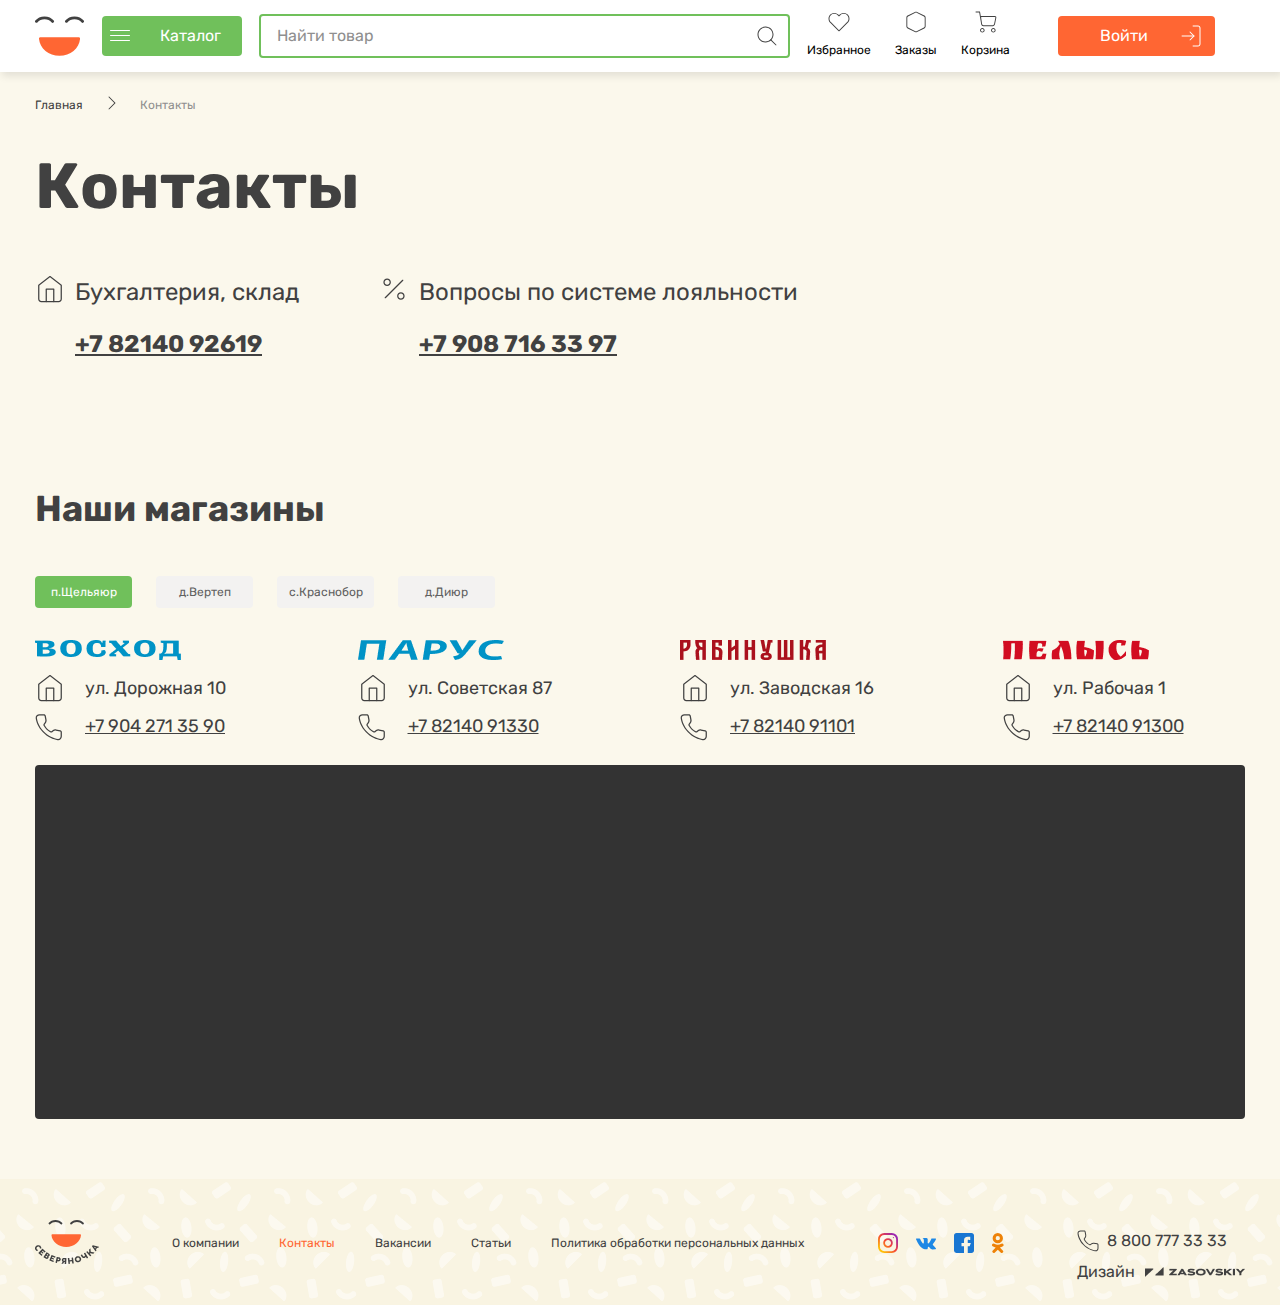
<file: contacts.html>
<!DOCTYPE html>
<html lang="ru">
  <head>
    <meta charset="UTF-8">
    <meta http-equiv="X-UA-Compatible" content="IE=edge">
    <meta name="viewport" content="width=device-width, initial-scale=1.0">
    <meta name="description" content="описание магазина">
    <meta name="keywords" content="ключевое-слово-1, ключевое-слово-2">
    <title>Контакты | Северяночка</title>
    <link rel="preload" href="./fonts/Rubik-Bold.woff2" as="font">
    <link rel="preload" href="./fonts/Rubik-Regular.woff2" as="font">
    <link rel="shortcut icon" href="./images/favicon.ico">
    <link rel="stylesheet" href="./css/style.min.css">
    <script defer src="https://api-maps.yandex.ru/2.1/?apikey=8a668916-04d0-4f25-8d4a-b97888776387&amp;lang=ru_RU"></script>
    <script defer src="./js/main.min.js"></script>
  </head>
  <body>
    <aside class="mobile-menu">
      <div class="container mobile-menu__container">
        <div class="mobile-menu__row">
          <nav class="nav main-nav">
            <ul class="nav__list main-nav__list">
              <li class="nav__item nav-item main-nav-item"><a class="nav-item__link main-nav-item__link" href="./catalog.html"><svg class="nav-item__icon main-nav-item__icon" width="25" height="24" viewBox="0 0 25 24" fill="none" xmlns="http://www.w3.org/2000/svg">
<path fill-rule="evenodd" clip-rule="evenodd" d="M3 12C3 11.7239 3.22386 11.5 3.5 11.5H21.5C21.7761 11.5 22 11.7239 22 12C22 12.2761 21.7761 12.5 21.5 12.5H3.5C3.22386 12.5 3 12.2761 3 12Z" fill="#414141"/>
<path fill-rule="evenodd" clip-rule="evenodd" d="M3 6C3 5.72386 3.22386 5.5 3.5 5.5H21.5C21.7761 5.5 22 5.72386 22 6C22 6.27614 21.7761 6.5 21.5 6.5H3.5C3.22386 6.5 3 6.27614 3 6Z" fill="#414141"/>
<path fill-rule="evenodd" clip-rule="evenodd" d="M3 18C3 17.7239 3.22386 17.5 3.5 17.5H21.5C21.7761 17.5 22 17.7239 22 18C22 18.2761 21.7761 18.5 21.5 18.5H3.5C3.22386 18.5 3 18.2761 3 18Z" fill="#414141"/>
</svg><span class="nav-item__text main-nav-item__text">Каталог</span></a></li>
              <li class="nav__item nav-item main-nav-item"><a class="nav-item__link main-nav-item__link" href="./favourites.html"><svg class="nav-item__icon main-nav-item__icon" width="23" height="20" viewBox="0 0 23 20" fill="none" xmlns="http://www.w3.org/2000/svg">
<path fill-rule="evenodd" clip-rule="evenodd" d="M12.2046 2.25644C13.3299 1.13067 14.8564 0.498169 16.4482 0.498169C18.0399 0.498169 19.5664 1.13063 20.6916 2.25636C21.8174 3.38164 22.45 4.90829 22.45 6.49999C22.45 8.09174 21.8175 9.61826 20.6917 10.7435C20.6917 10.7436 20.6917 10.7435 20.6917 10.7435L11.8517 19.5835C11.6565 19.7788 11.3399 19.7788 11.1446 19.5835L2.30461 10.7435C-0.0390375 8.3999 -0.0390373 4.60009 2.30461 2.25644C4.64826 -0.0872086 8.44807 -0.0872087 10.7917 2.25644L11.4982 2.96289L12.2046 2.25644C12.2046 2.25641 12.2046 2.25647 12.2046 2.25644ZM16.4482 1.49817C15.1217 1.49817 13.8496 2.02528 12.9118 2.96346L11.8517 4.02355C11.758 4.11732 11.6308 4.16999 11.4982 4.16999C11.3656 4.16999 11.2384 4.11732 11.1446 4.02355L10.0846 2.96355C8.13149 1.01042 4.96484 1.01042 3.01172 2.96355C1.05859 4.91667 1.05859 8.08332 3.01172 10.0364L11.4982 18.5229L19.9846 10.0364C20.9228 9.09869 21.45 7.82648 21.45 6.49999C21.45 5.17351 20.9229 3.90138 19.9847 2.96363C19.0469 2.02544 17.7747 1.49817 16.4482 1.49817Z" fill="#414141"/>
</svg><span class="nav-item__text main-nav-item__text">Избранное</span><span class="nav-item__count main-nav-item__count favourite-link__count"></span></a></li>
              <li class="nav__item nav-item main-nav-item"><a class="nav-item__link main-nav-item__link" href="#"><svg class="nav-item__icon main-nav-item__icon" width="22" height="24" viewBox="0 0 22 24" fill="none" xmlns="http://www.w3.org/2000/svg">
<path fill-rule="evenodd" clip-rule="evenodd" d="M10.3325 1.89776C10.3324 1.89785 10.3327 1.89767 10.3325 1.89776L2.33366 5.89721L2.33255 5.89776C1.82288 6.15102 1.50045 6.67089 1.50005 7.24V16.7635C1.49608 17.3334 1.81541 17.8563 2.32416 18.113C2.32387 18.1129 2.32445 18.1132 2.32416 18.113L10.3237 22.1128C10.7462 22.3242 11.2438 22.3243 11.6663 22.1129L19.6664 18.1128L19.6675 18.1122C20.1773 17.8589 20.4997 17.3389 20.5 16.7697V7.24026C20.4997 6.67105 20.1773 6.15106 19.6675 5.89776L19.6664 5.89721L11.6675 1.89776C11.6674 1.89767 11.6677 1.89786 11.6675 1.89776C11.2474 1.6892 10.7527 1.68919 10.3325 1.89776ZM9.88755 1.00223C10.5883 0.654 11.4118 0.654 12.1125 1.00223L12.1137 1.00278L20.1125 5.00223C20.1124 5.00215 20.1127 5.00231 20.1125 5.00223C20.9618 5.42448 21.4995 6.29123 21.5 7.23973V16.77C21.4995 17.7184 20.9624 18.5852 20.1132 19.0074C20.113 19.0075 20.1134 19.0073 20.1132 19.0074L12.1138 23.0071C12.1138 23.0072 12.1138 23.0071 12.1138 23.0071C11.4097 23.3594 10.5806 23.3595 9.87644 23.0072C9.87639 23.0072 9.87649 23.0072 9.87644 23.0072L1.87644 19.0072L1.87506 19.0065C1.02685 18.5791 0.494133 17.708 0.500049 16.7584V7.24C0.500552 6.29154 1.03772 5.4248 1.88695 5.00253C1.88675 5.00263 1.88715 5.00243 1.88695 5.00253L9.88644 1.00278L9.88755 1.00223Z" fill="#414141"/>
</svg><span class="nav-item__text main-nav-item__text">Заказы</span></a></li>
              <li class="nav__item nav-item main-nav-item"><a class="nav-item__link main-nav-item__link basket-link" href="#"><svg class="nav-item__icon main-nav-item__icon" width="24" height="24" viewBox="0 0 24 24" fill="none" xmlns="http://www.w3.org/2000/svg">
<path fill-rule="evenodd" clip-rule="evenodd" d="M5.5 21C5.5 19.6193 6.61929 18.5 8 18.5C9.38071 18.5 10.5 19.6193 10.5 21C10.5 22.3807 9.38071 23.5 8 23.5C6.61929 23.5 5.5 22.3807 5.5 21ZM8 19.5C7.17157 19.5 6.5 20.1716 6.5 21C6.5 21.8284 7.17157 22.5 8 22.5C8.82843 22.5 9.5 21.8284 9.5 21C9.5 20.1716 8.82843 19.5 8 19.5Z" fill="#414141"/>
<path fill-rule="evenodd" clip-rule="evenodd" d="M17.5 21C17.5 19.6193 18.6193 18.5 20 18.5C21.3807 18.5 22.5 19.6193 22.5 21C22.5 22.3807 21.3807 23.5 20 23.5C18.6193 23.5 17.5 22.3807 17.5 21ZM20 19.5C19.1716 19.5 18.5 20.1716 18.5 21C18.5 21.8284 19.1716 22.5 20 22.5C20.8284 22.5 21.5 21.8284 21.5 21C21.5 20.1716 20.8284 19.5 20 19.5Z" fill="#414141"/>
<path fill-rule="evenodd" clip-rule="evenodd" d="M1 0.5C0.723858 0.5 0.5 0.723858 0.5 1C0.5 1.27614 0.723858 1.5 1 1.5H4.58051C5.33783 5.79147 6.10333 10.0643 6.74931 14.3709C6.93288 15.5947 7.98416 16.5 9.22165 16.5H19.3597C20.5514 16.5 21.5774 15.6588 21.8111 14.4903L23.2503 7.29417C23.436 6.36599 22.726 5.5 21.7795 5.5H7.16046C6.8575 5.5 6.57797 5.58901 6.34436 5.74093L5.49239 0.913107C5.45023 0.674179 5.24262 0.5 5 0.5H1ZM6.666 7.07417C6.62065 6.77187 6.85478 6.5 7.16046 6.5H21.7795C22.095 6.5 22.3316 6.78866 22.2698 7.09806L20.8305 14.2942C20.6903 14.9953 20.0747 15.5 19.3597 15.5H9.22165C8.47916 15.5 7.84839 14.9568 7.73825 14.2225L6.666 7.07417Z" fill="#414141"/>
</svg><span class="nav-item__text main-nav-item__text">Корзина</span><span class="nav-item__count main-nav-item__count basket-link__count basket-count"></span></a></li>
            </ul>
          </nav>
          <div class="profile header__profile unlogined">
            <button class="profile__login login-btn activate-popup" type="button" data-popup-selector=".popup-login"><span class="login-btn__text">Войти</span><svg width="24" height="24" viewBox="0 0 24 24" fill="none" xmlns="http://www.w3.org/2000/svg">
<path fill-rule="evenodd" clip-rule="evenodd" d="M13.5 2C13.5 1.72386 13.7239 1.5 14 1.5H19C20.3807 1.5 21.5 2.61929 21.5 4V20C21.5 21.3807 20.3807 22.5 19 22.5H14C13.7239 22.5 13.5 22.2761 13.5 22C13.5 21.7239 13.7239 21.5 14 21.5H19C19.8284 21.5 20.5 20.8284 20.5 20V4C20.5 3.17157 19.8284 2.5 19 2.5H14C13.7239 2.5 13.5 2.27614 13.5 2Z" fill="white"/>
<path fill-rule="evenodd" clip-rule="evenodd" d="M10.6464 7.64645C10.8417 7.45118 11.1583 7.45118 11.3536 7.64645L15.3536 11.6464C15.5488 11.8417 15.5488 12.1583 15.3536 12.3536L11.3536 16.3536C11.1583 16.5488 10.8417 16.5488 10.6464 16.3536C10.4512 16.1583 10.4512 15.8417 10.6464 15.6464L14.2929 12L10.6464 8.35355C10.4512 8.15829 10.4512 7.84171 10.6464 7.64645Z" fill="white"/>
<path fill-rule="evenodd" clip-rule="evenodd" d="M2.5 12C2.5 11.7239 2.72386 11.5 3 11.5H15C15.2761 11.5 15.5 11.7239 15.5 12C15.5 12.2761 15.2761 12.5 15 12.5H3C2.72386 12.5 2.5 12.2761 2.5 12Z" fill="white"/>
</svg>
            </button>
          </div>
        </div>
      </div>
    </aside>
    <header class="header">
      <div class="header__top">
        <div class="container header__container">
          <div class="header__row"><a class="logo header__logo" href="./index.html">
              <picture>
                <source srcset="./images/logo-mobile.svg" media="(max-width: 1360px )"><img class="logo__img" src="./images/logo.svg" alt="logo">
              </picture></a>
            <button class="catalog-activate header__catalog-activate" type="button"><span class="burger catalog-activate__burger"></span><span class="catalog-activate__text">Каталог</span></button>
            <div class="search header__search">
              <input class="search__input" type="text" placeholder="Найти товар">
              <button class="search__icon" type="button"><svg width="24" height="24" viewBox="0 0 24 24" fill="none" xmlns="http://www.w3.org/2000/svg">
<path fill-rule="evenodd" clip-rule="evenodd" d="M2.5 10.5C2.5 6.08172 6.08172 2.5 10.5 2.5C14.9183 2.5 18.5 6.08172 18.5 10.5C18.5 14.9183 14.9183 18.5 10.5 18.5C6.08172 18.5 2.5 14.9183 2.5 10.5ZM10.5 3.5C6.63401 3.5 3.5 6.63401 3.5 10.5C3.5 14.366 6.63401 17.5 10.5 17.5C14.366 17.5 17.5 14.366 17.5 10.5C17.5 6.63401 14.366 3.5 10.5 3.5Z" fill="#414141"/>
<path fill-rule="evenodd" clip-rule="evenodd" d="M15.4463 15.4464C15.6415 15.2512 15.9581 15.2512 16.1534 15.4464L21.3534 20.6464C21.5486 20.8417 21.5486 21.1583 21.3534 21.3535C21.1581 21.5488 20.8415 21.5488 20.6463 21.3535L15.4463 16.1535C15.251 15.9583 15.251 15.6417 15.4463 15.4464Z" fill="#414141"/>
</svg>
              </button>
              <ul class="search__live-list live-list"></ul>
            </div>
            <nav class="nav main-nav">
              <ul class="nav__list main-nav__list">
                <li class="nav__item nav-item main-nav-item"><a class="nav-item__link main-nav-item__link favourite-link" href="./favourites.html"><svg class="nav-item__icon main-nav-item__icon" width="23" height="20" viewBox="0 0 23 20" fill="none" xmlns="http://www.w3.org/2000/svg">
<path fill-rule="evenodd" clip-rule="evenodd" d="M12.2046 2.25644C13.3299 1.13067 14.8564 0.498169 16.4482 0.498169C18.0399 0.498169 19.5664 1.13063 20.6916 2.25636C21.8174 3.38164 22.45 4.90829 22.45 6.49999C22.45 8.09174 21.8175 9.61826 20.6917 10.7435C20.6917 10.7436 20.6917 10.7435 20.6917 10.7435L11.8517 19.5835C11.6565 19.7788 11.3399 19.7788 11.1446 19.5835L2.30461 10.7435C-0.0390375 8.3999 -0.0390373 4.60009 2.30461 2.25644C4.64826 -0.0872086 8.44807 -0.0872087 10.7917 2.25644L11.4982 2.96289L12.2046 2.25644C12.2046 2.25641 12.2046 2.25647 12.2046 2.25644ZM16.4482 1.49817C15.1217 1.49817 13.8496 2.02528 12.9118 2.96346L11.8517 4.02355C11.758 4.11732 11.6308 4.16999 11.4982 4.16999C11.3656 4.16999 11.2384 4.11732 11.1446 4.02355L10.0846 2.96355C8.13149 1.01042 4.96484 1.01042 3.01172 2.96355C1.05859 4.91667 1.05859 8.08332 3.01172 10.0364L11.4982 18.5229L19.9846 10.0364C20.9228 9.09869 21.45 7.82648 21.45 6.49999C21.45 5.17351 20.9229 3.90138 19.9847 2.96363C19.0469 2.02544 17.7747 1.49817 16.4482 1.49817Z" fill="#414141"/>
</svg><span class="nav-item__text main-nav-item__text">Избранное</span><span class="nav-item__count main-nav-item__count favourite-link__count"></span></a></li>
                <li class="nav__item nav-item main-nav-item"><a class="nav-item__link main-nav-item__link" href="#"><svg class="nav-item__icon main-nav-item__icon" width="22" height="24" viewBox="0 0 22 24" fill="none" xmlns="http://www.w3.org/2000/svg">
<path fill-rule="evenodd" clip-rule="evenodd" d="M10.3325 1.89776C10.3324 1.89785 10.3327 1.89767 10.3325 1.89776L2.33366 5.89721L2.33255 5.89776C1.82288 6.15102 1.50045 6.67089 1.50005 7.24V16.7635C1.49608 17.3334 1.81541 17.8563 2.32416 18.113C2.32387 18.1129 2.32445 18.1132 2.32416 18.113L10.3237 22.1128C10.7462 22.3242 11.2438 22.3243 11.6663 22.1129L19.6664 18.1128L19.6675 18.1122C20.1773 17.8589 20.4997 17.3389 20.5 16.7697V7.24026C20.4997 6.67105 20.1773 6.15106 19.6675 5.89776L19.6664 5.89721L11.6675 1.89776C11.6674 1.89767 11.6677 1.89786 11.6675 1.89776C11.2474 1.6892 10.7527 1.68919 10.3325 1.89776ZM9.88755 1.00223C10.5883 0.654 11.4118 0.654 12.1125 1.00223L12.1137 1.00278L20.1125 5.00223C20.1124 5.00215 20.1127 5.00231 20.1125 5.00223C20.9618 5.42448 21.4995 6.29123 21.5 7.23973V16.77C21.4995 17.7184 20.9624 18.5852 20.1132 19.0074C20.113 19.0075 20.1134 19.0073 20.1132 19.0074L12.1138 23.0071C12.1138 23.0072 12.1138 23.0071 12.1138 23.0071C11.4097 23.3594 10.5806 23.3595 9.87644 23.0072C9.87639 23.0072 9.87649 23.0072 9.87644 23.0072L1.87644 19.0072L1.87506 19.0065C1.02685 18.5791 0.494133 17.708 0.500049 16.7584V7.24C0.500552 6.29154 1.03772 5.4248 1.88695 5.00253C1.88675 5.00263 1.88715 5.00243 1.88695 5.00253L9.88644 1.00278L9.88755 1.00223Z" fill="#414141"/>
</svg><span class="nav-item__text main-nav-item__text">Заказы</span></a></li>
                <li class="nav__item nav-item main-nav-item"><a class="nav-item__link main-nav-item__link basket-link" href="./basket.html"><svg class="nav-item__icon main-nav-item__icon" width="24" height="24" viewBox="0 0 24 24" fill="none" xmlns="http://www.w3.org/2000/svg">
<path fill-rule="evenodd" clip-rule="evenodd" d="M5.5 21C5.5 19.6193 6.61929 18.5 8 18.5C9.38071 18.5 10.5 19.6193 10.5 21C10.5 22.3807 9.38071 23.5 8 23.5C6.61929 23.5 5.5 22.3807 5.5 21ZM8 19.5C7.17157 19.5 6.5 20.1716 6.5 21C6.5 21.8284 7.17157 22.5 8 22.5C8.82843 22.5 9.5 21.8284 9.5 21C9.5 20.1716 8.82843 19.5 8 19.5Z" fill="#414141"/>
<path fill-rule="evenodd" clip-rule="evenodd" d="M17.5 21C17.5 19.6193 18.6193 18.5 20 18.5C21.3807 18.5 22.5 19.6193 22.5 21C22.5 22.3807 21.3807 23.5 20 23.5C18.6193 23.5 17.5 22.3807 17.5 21ZM20 19.5C19.1716 19.5 18.5 20.1716 18.5 21C18.5 21.8284 19.1716 22.5 20 22.5C20.8284 22.5 21.5 21.8284 21.5 21C21.5 20.1716 20.8284 19.5 20 19.5Z" fill="#414141"/>
<path fill-rule="evenodd" clip-rule="evenodd" d="M1 0.5C0.723858 0.5 0.5 0.723858 0.5 1C0.5 1.27614 0.723858 1.5 1 1.5H4.58051C5.33783 5.79147 6.10333 10.0643 6.74931 14.3709C6.93288 15.5947 7.98416 16.5 9.22165 16.5H19.3597C20.5514 16.5 21.5774 15.6588 21.8111 14.4903L23.2503 7.29417C23.436 6.36599 22.726 5.5 21.7795 5.5H7.16046C6.8575 5.5 6.57797 5.58901 6.34436 5.74093L5.49239 0.913107C5.45023 0.674179 5.24262 0.5 5 0.5H1ZM6.666 7.07417C6.62065 6.77187 6.85478 6.5 7.16046 6.5H21.7795C22.095 6.5 22.3316 6.78866 22.2698 7.09806L20.8305 14.2942C20.6903 14.9953 20.0747 15.5 19.3597 15.5H9.22165C8.47916 15.5 7.84839 14.9568 7.73825 14.2225L6.666 7.07417Z" fill="#414141"/>
</svg><span class="nav-item__text main-nav-item__text">Корзина</span><span class="nav-item__count main-nav-item__count basket-link__count basket-count"></span></a></li>
              </ul>
            </nav>
            <div class="profile header__profile unlogined">
              <button class="profile__login login-btn activate-popup" type="button" data-popup-selector=".popup-login"><span class="login-btn__text">Войти</span><svg width="24" height="24" viewBox="0 0 24 24" fill="none" xmlns="http://www.w3.org/2000/svg">
<path fill-rule="evenodd" clip-rule="evenodd" d="M13.5 2C13.5 1.72386 13.7239 1.5 14 1.5H19C20.3807 1.5 21.5 2.61929 21.5 4V20C21.5 21.3807 20.3807 22.5 19 22.5H14C13.7239 22.5 13.5 22.2761 13.5 22C13.5 21.7239 13.7239 21.5 14 21.5H19C19.8284 21.5 20.5 20.8284 20.5 20V4C20.5 3.17157 19.8284 2.5 19 2.5H14C13.7239 2.5 13.5 2.27614 13.5 2Z" fill="white"/>
<path fill-rule="evenodd" clip-rule="evenodd" d="M10.6464 7.64645C10.8417 7.45118 11.1583 7.45118 11.3536 7.64645L15.3536 11.6464C15.5488 11.8417 15.5488 12.1583 15.3536 12.3536L11.3536 16.3536C11.1583 16.5488 10.8417 16.5488 10.6464 16.3536C10.4512 16.1583 10.4512 15.8417 10.6464 15.6464L14.2929 12L10.6464 8.35355C10.4512 8.15829 10.4512 7.84171 10.6464 7.64645Z" fill="white"/>
<path fill-rule="evenodd" clip-rule="evenodd" d="M2.5 12C2.5 11.7239 2.72386 11.5 3 11.5H15C15.2761 11.5 15.5 11.7239 15.5 12C15.5 12.2761 15.2761 12.5 15 12.5H3C2.72386 12.5 2.5 12.2761 2.5 12Z" fill="white"/>
</svg>
              </button>
            </div>
          </div>
        </div>
      </div>
      <div class="header__bottom">
        <div class="catalog header__catalog">
          <div class="container catalog__container">
            <div class="catalog__row">
              <ul class="catalog-list catalog__list">
                <li class="catalog-list__item"><a class="catalog-list__link" href="./category.html">Молоко, сыр, яйцо</a></li>
                <li class="catalog-list__item"><a class="catalog-list__link" href="./category.html">Хлеб</a></li>
                <li class="catalog-list__item"><a class="catalog-list__link" href="./category.html">Фрукты и овощи</a></li>
                <li class="catalog-list__item"><a class="catalog-list__link" href="./category.html">Замороженные продукты</a></li>
              </ul>
              <ul class="catalog-list catalog__list">
                <li class="catalog-list__item"><a class="catalog-list__link" href="./category.html">Напитки</a></li>
                <li class="catalog-list__item"><a class="catalog-list__link" href="./category.html">Кондитерские изделия</a></li>
                <li class="catalog-list__item"><a class="catalog-list__link" href="./category.html">Чай, кофе</a></li>
              </ul>
              <ul class="catalog-list catalog__list">
                <li class="catalog-list__item"><a class="catalog-list__link" href="./category.html">Бакалея</a></li>
                <li class="catalog-list__item"><a class="catalog-list__link" href="./category.html">Здоровое питание</a></li>
                <li class="catalog-list__item"><a class="catalog-list__link" href="./category.html">Зоотовары</a></li>
              </ul>
              <ul class="catalog-list catalog__list">
                <li class="catalog-list__item"><a class="catalog-list__link" href="./category.html">Непродовольственные товары</a></li>
                <li class="catalog-list__item"><a class="catalog-list__link" href="./category.html">Детское питание</a></li>
                <li class="catalog-list__item"><a class="catalog-list__link" href="./category.html">Мясо, птица, колбаса</a></li>
              </ul>
            </div>
          </div>
        </div>
      </div>
    </header>
    <main class="main">
      <section class="contacts">
        <div class="container contacts__container">
          <div class="contacts__row">
            <div class="top-content">
              <ul class="top-content__bread-crumbs bread-crumbs">
                <li class="bread-crumbs__link-block link-block"><a class="link-block__link" href="./index.html">Главная</a>
                  <div class="link-block__arrow"><svg class="bread-crumbs__link-arrow" width="8" height="14" viewBox="0 0 8 14" fill="none" xmlns="http://www.w3.org/2000/svg">
<path fill-rule="evenodd" clip-rule="evenodd" d="M0.646447 0.646447C0.841709 0.451184 1.15829 0.451184 1.35355 0.646447L7.35355 6.64645C7.54882 6.84171 7.54882 7.15829 7.35355 7.35355L1.35355 13.3536C1.15829 13.5488 0.841709 13.5488 0.646447 13.3536C0.451184 13.1583 0.451184 12.8417 0.646447 12.6464L6.29289 7L0.646447 1.35355C0.451184 1.15829 0.451184 0.841709 0.646447 0.646447Z" fill="#414141"/>
</svg>
                  </div>
                </li>
                <li class="bread-crumbs__link-block link-block"><a class="link-block__link">Контакты</a></li>
              </ul>
              <div class="top-content__title-block top-title-block">
                <h2 class="catalog-section__title top-title soft">Контакты</h2>
              </div>
            </div>
            <div class="contacts__content">
              <ul class="contacts-list">
                <li class="contacts-list__item contact-item">
                  <div class="contact-item__icon-block"><svg class="contact-item__icon" width="30" height="30" viewBox="0 0 30 30" fill="none" xmlns="http://www.w3.org/2000/svg">
<path fill-rule="evenodd" clip-rule="evenodd" d="M14.6163 2.00665C14.842 1.83112 15.158 1.83112 15.3837 2.00665L26.6337 10.7567C26.786 10.8751 26.875 11.0571 26.875 11.25V25C26.875 26.7259 25.4759 28.125 23.75 28.125H6.25C4.52411 28.125 3.125 26.7259 3.125 25V11.25C3.125 11.0571 3.21405 10.8751 3.36629 10.7567L14.6163 2.00665ZM4.375 11.5557V25C4.375 26.0355 5.21447 26.875 6.25 26.875H23.75C24.7855 26.875 25.625 26.0355 25.625 25V11.5557L15 3.29179L4.375 11.5557Z" fill="#414141"/>
<path fill-rule="evenodd" clip-rule="evenodd" d="M10.625 15C10.625 14.6548 10.9048 14.375 11.25 14.375H18.75C19.0952 14.375 19.375 14.6548 19.375 15V27.5C19.375 27.8452 19.0952 28.125 18.75 28.125C18.4048 28.125 18.125 27.8452 18.125 27.5V15.625H11.875V27.5C11.875 27.8452 11.5952 28.125 11.25 28.125C10.9048 28.125 10.625 27.8452 10.625 27.5V15Z" fill="#414141"/>
</svg>
                  </div>
                  <div class="contact-item__about"><span class="contact-item__name">Бухгалтерия, склад</span><a class="contact-item__link" href="tel:78214092619" aria-label="номер телефона">+7 82140 92619</a></div>
                </li>
                <li class="contacts-list__item contact-item">
                  <div class="contact-item__icon-block"><svg class="contact-item__icon" width="30" height="30" viewBox="0 0 30 30" fill="none" xmlns="http://www.w3.org/2000/svg">
<path fill-rule="evenodd" clip-rule="evenodd" d="M24.1919 5.80806C24.436 6.05214 24.436 6.44786 24.1919 6.69194L6.69194 24.1919C6.44786 24.436 6.05214 24.436 5.80806 24.1919C5.56398 23.9479 5.56398 23.5521 5.80806 23.3081L23.3081 5.80806C23.5521 5.56398 23.9479 5.56398 24.1919 5.80806Z" fill="#414141"/>
<path fill-rule="evenodd" clip-rule="evenodd" d="M4.375 8.125C4.375 6.05393 6.05393 4.375 8.125 4.375C10.1961 4.375 11.875 6.05393 11.875 8.125C11.875 10.1961 10.1961 11.875 8.125 11.875C6.05393 11.875 4.375 10.1961 4.375 8.125ZM8.125 5.625C6.74429 5.625 5.625 6.74429 5.625 8.125C5.625 9.50571 6.74429 10.625 8.125 10.625C9.50571 10.625 10.625 9.50571 10.625 8.125C10.625 6.74429 9.50571 5.625 8.125 5.625Z" fill="#414141"/>
<path fill-rule="evenodd" clip-rule="evenodd" d="M18.125 21.875C18.125 19.8039 19.8039 18.125 21.875 18.125C23.9461 18.125 25.625 19.8039 25.625 21.875C25.625 23.9461 23.9461 25.625 21.875 25.625C19.8039 25.625 18.125 23.9461 18.125 21.875ZM21.875 19.375C20.4943 19.375 19.375 20.4943 19.375 21.875C19.375 23.2557 20.4943 24.375 21.875 24.375C23.2557 24.375 24.375 23.2557 24.375 21.875C24.375 20.4943 23.2557 19.375 21.875 19.375Z" fill="#414141"/>
</svg>
                  </div>
                  <div class="contact-item__about"><span class="contact-item__name">Вопросы по системе лояльности</span><a class="contact-item__link" href="tel:79087163397" aria-label="номер телефона">+7 908 716 33 97</a></div>
                </li>
              </ul>
            </div>
          </div>
        </div>
      </section>
      <section class="map">
        <div class="container map__container">
          <div class="map__row">
            <div class="top-title-block">
              <h2 class="map__title top-title">Наши магазины</h2>
            </div>
            <div class="map__tabs map-tabs">
              <div class="map-tabs__line">
                <button class="map-tabs__btn map-tabs__btn_1 active" type="button">п.Щельяюр</button>
                <button class="map-tabs__btn map-tabs__btn_2" type="button">д.Вертеп</button>
                <button class="map-tabs__btn map-tabs__btn_3" type="button">с.Краснобор</button>
                <button class="map-tabs__btn map-tabs__btn_4" type="button">д.Диюр</button>
              </div>
            </div>
            <div class="map__companies companies">
              <ul class="companies__list companies-list">
                <li class="companies-list__company company"><img class="company__logo" src="./images/company-1.png" alt="компания 'восход'">
                  <div class="company__info">
                    <div class="company__info-block company__address"><svg class="company__icon" width="30" height="30" viewBox="0 0 30 30" fill="none" xmlns="http://www.w3.org/2000/svg">
<path fill-rule="evenodd" clip-rule="evenodd" d="M14.6163 2.00665C14.842 1.83112 15.158 1.83112 15.3837 2.00665L26.6337 10.7567C26.786 10.8751 26.875 11.0571 26.875 11.25V25C26.875 26.7259 25.4759 28.125 23.75 28.125H6.25C4.52411 28.125 3.125 26.7259 3.125 25V11.25C3.125 11.0571 3.21405 10.8751 3.36629 10.7567L14.6163 2.00665ZM4.375 11.5557V25C4.375 26.0355 5.21447 26.875 6.25 26.875H23.75C24.7855 26.875 25.625 26.0355 25.625 25V11.5557L15 3.29179L4.375 11.5557Z" fill="#414141"/>
<path fill-rule="evenodd" clip-rule="evenodd" d="M10.625 15C10.625 14.6548 10.9048 14.375 11.25 14.375H18.75C19.0952 14.375 19.375 14.6548 19.375 15V27.5C19.375 27.8452 19.0952 28.125 18.75 28.125C18.4048 28.125 18.125 27.8452 18.125 27.5V15.625H11.875V27.5C11.875 27.8452 11.5952 28.125 11.25 28.125C10.9048 28.125 10.625 27.8452 10.625 27.5V15Z" fill="#414141"/>
</svg><span class="company__text">ул. Дорожная 10</span>
                    </div><a class="company__info-block company__telephone telephone" href="tel:79042713590"><svg class="telephone__icon company__icon" width="30" height="30" viewBox="0 0 30 30" fill="none" xmlns="http://www.w3.org/2000/svg">
<path fill-rule="evenodd" clip-rule="evenodd" d="M0.663186 7.03493C0.373237 4.72757 2.34828 3.125 4.46942 3.125H8.959C9.86517 3.125 10.6417 3.77304 10.8038 4.66459L11.5617 8.83316C11.7881 10.0783 11.4642 11.3606 10.6736 12.3488L9.76931 13.4791C9.60817 13.6806 9.59344 13.9476 9.71792 14.1506C10.3049 15.1077 11.3607 16.7246 12.3192 17.6831C13.2776 18.6415 14.8945 19.6974 15.8516 20.2843C16.0546 20.4088 16.3217 20.3941 16.5231 20.2329L17.6534 19.3287C18.6417 18.5381 19.9239 18.2141 21.1691 18.4405L25.3376 19.1985C26.2292 19.3606 26.8772 20.1371 26.8772 21.0432V25.2271C26.8772 27.504 25.0635 29.53 22.6463 29.1413C18.5056 28.4754 12.5867 26.346 7.66923 21.0503C2.88791 15.9012 1.11664 10.6434 0.663186 7.03493ZM4.46942 4.375C2.88878 4.375 1.73184 5.51355 1.90343 6.87908C2.3263 10.2442 3.99305 15.2543 8.58522 20.1997C13.2721 25.2471 18.9134 27.2749 22.8448 27.9071C24.3378 28.1472 25.6272 26.9106 25.6272 25.2271V21.0432C25.6272 20.7412 25.4112 20.4823 25.114 20.4283L20.9455 19.6704C20.056 19.5087 19.1402 19.74 18.4343 20.3048L17.304 21.209C16.7067 21.6868 15.8671 21.7601 15.1982 21.3499C14.2442 20.7649 12.51 19.6416 11.4353 18.5669C10.3606 17.4923 9.23737 15.758 8.65234 14.8041C8.24209 14.1351 8.31539 13.2956 8.79323 12.6983L9.69747 11.568C10.2622 10.8621 10.4936 9.94619 10.3318 9.05677L9.57392 4.8882C9.51989 4.59101 9.26106 4.375 8.959 4.375H4.46942Z" fill="#414141"/>
</svg>
                      <div class="telephone__number company__text">+7 904 271 35 90</div></a>
                  </div>
                </li>
                <li class="companies-list__company company"><img class="company__logo" src="./images/company-2.png" alt="компания 'восход'">
                  <div class="company__info">
                    <div class="company__info-block company__address"><svg class="company__icon" width="30" height="30" viewBox="0 0 30 30" fill="none" xmlns="http://www.w3.org/2000/svg">
<path fill-rule="evenodd" clip-rule="evenodd" d="M14.6163 2.00665C14.842 1.83112 15.158 1.83112 15.3837 2.00665L26.6337 10.7567C26.786 10.8751 26.875 11.0571 26.875 11.25V25C26.875 26.7259 25.4759 28.125 23.75 28.125H6.25C4.52411 28.125 3.125 26.7259 3.125 25V11.25C3.125 11.0571 3.21405 10.8751 3.36629 10.7567L14.6163 2.00665ZM4.375 11.5557V25C4.375 26.0355 5.21447 26.875 6.25 26.875H23.75C24.7855 26.875 25.625 26.0355 25.625 25V11.5557L15 3.29179L4.375 11.5557Z" fill="#414141"/>
<path fill-rule="evenodd" clip-rule="evenodd" d="M10.625 15C10.625 14.6548 10.9048 14.375 11.25 14.375H18.75C19.0952 14.375 19.375 14.6548 19.375 15V27.5C19.375 27.8452 19.0952 28.125 18.75 28.125C18.4048 28.125 18.125 27.8452 18.125 27.5V15.625H11.875V27.5C11.875 27.8452 11.5952 28.125 11.25 28.125C10.9048 28.125 10.625 27.8452 10.625 27.5V15Z" fill="#414141"/>
</svg><span class="company__text">ул. Советская 87</span>
                    </div><a class="company__info-block company__telephone telephone" href="tel:78214091330"><svg class="telephone__icon company__icon" width="30" height="30" viewBox="0 0 30 30" fill="none" xmlns="http://www.w3.org/2000/svg">
<path fill-rule="evenodd" clip-rule="evenodd" d="M0.663186 7.03493C0.373237 4.72757 2.34828 3.125 4.46942 3.125H8.959C9.86517 3.125 10.6417 3.77304 10.8038 4.66459L11.5617 8.83316C11.7881 10.0783 11.4642 11.3606 10.6736 12.3488L9.76931 13.4791C9.60817 13.6806 9.59344 13.9476 9.71792 14.1506C10.3049 15.1077 11.3607 16.7246 12.3192 17.6831C13.2776 18.6415 14.8945 19.6974 15.8516 20.2843C16.0546 20.4088 16.3217 20.3941 16.5231 20.2329L17.6534 19.3287C18.6417 18.5381 19.9239 18.2141 21.1691 18.4405L25.3376 19.1985C26.2292 19.3606 26.8772 20.1371 26.8772 21.0432V25.2271C26.8772 27.504 25.0635 29.53 22.6463 29.1413C18.5056 28.4754 12.5867 26.346 7.66923 21.0503C2.88791 15.9012 1.11664 10.6434 0.663186 7.03493ZM4.46942 4.375C2.88878 4.375 1.73184 5.51355 1.90343 6.87908C2.3263 10.2442 3.99305 15.2543 8.58522 20.1997C13.2721 25.2471 18.9134 27.2749 22.8448 27.9071C24.3378 28.1472 25.6272 26.9106 25.6272 25.2271V21.0432C25.6272 20.7412 25.4112 20.4823 25.114 20.4283L20.9455 19.6704C20.056 19.5087 19.1402 19.74 18.4343 20.3048L17.304 21.209C16.7067 21.6868 15.8671 21.7601 15.1982 21.3499C14.2442 20.7649 12.51 19.6416 11.4353 18.5669C10.3606 17.4923 9.23737 15.758 8.65234 14.8041C8.24209 14.1351 8.31539 13.2956 8.79323 12.6983L9.69747 11.568C10.2622 10.8621 10.4936 9.94619 10.3318 9.05677L9.57392 4.8882C9.51989 4.59101 9.26106 4.375 8.959 4.375H4.46942Z" fill="#414141"/>
</svg>
                      <div class="telephone__number company__text">+7 82140 91330</div></a>
                  </div>
                </li>
                <li class="companies-list__company company"><img class="company__logo" src="./images/company-3.png" alt="компания 'восход'">
                  <div class="company__info">
                    <div class="company__info-block company__address"><svg class="company__icon" width="30" height="30" viewBox="0 0 30 30" fill="none" xmlns="http://www.w3.org/2000/svg">
<path fill-rule="evenodd" clip-rule="evenodd" d="M14.6163 2.00665C14.842 1.83112 15.158 1.83112 15.3837 2.00665L26.6337 10.7567C26.786 10.8751 26.875 11.0571 26.875 11.25V25C26.875 26.7259 25.4759 28.125 23.75 28.125H6.25C4.52411 28.125 3.125 26.7259 3.125 25V11.25C3.125 11.0571 3.21405 10.8751 3.36629 10.7567L14.6163 2.00665ZM4.375 11.5557V25C4.375 26.0355 5.21447 26.875 6.25 26.875H23.75C24.7855 26.875 25.625 26.0355 25.625 25V11.5557L15 3.29179L4.375 11.5557Z" fill="#414141"/>
<path fill-rule="evenodd" clip-rule="evenodd" d="M10.625 15C10.625 14.6548 10.9048 14.375 11.25 14.375H18.75C19.0952 14.375 19.375 14.6548 19.375 15V27.5C19.375 27.8452 19.0952 28.125 18.75 28.125C18.4048 28.125 18.125 27.8452 18.125 27.5V15.625H11.875V27.5C11.875 27.8452 11.5952 28.125 11.25 28.125C10.9048 28.125 10.625 27.8452 10.625 27.5V15Z" fill="#414141"/>
</svg><span class="company__text">ул. Заводская 16</span>
                    </div><a class="company__info-block company__telephone telephone" href="tel:78214091101"><svg class="telephone__icon company__icon" width="30" height="30" viewBox="0 0 30 30" fill="none" xmlns="http://www.w3.org/2000/svg">
<path fill-rule="evenodd" clip-rule="evenodd" d="M0.663186 7.03493C0.373237 4.72757 2.34828 3.125 4.46942 3.125H8.959C9.86517 3.125 10.6417 3.77304 10.8038 4.66459L11.5617 8.83316C11.7881 10.0783 11.4642 11.3606 10.6736 12.3488L9.76931 13.4791C9.60817 13.6806 9.59344 13.9476 9.71792 14.1506C10.3049 15.1077 11.3607 16.7246 12.3192 17.6831C13.2776 18.6415 14.8945 19.6974 15.8516 20.2843C16.0546 20.4088 16.3217 20.3941 16.5231 20.2329L17.6534 19.3287C18.6417 18.5381 19.9239 18.2141 21.1691 18.4405L25.3376 19.1985C26.2292 19.3606 26.8772 20.1371 26.8772 21.0432V25.2271C26.8772 27.504 25.0635 29.53 22.6463 29.1413C18.5056 28.4754 12.5867 26.346 7.66923 21.0503C2.88791 15.9012 1.11664 10.6434 0.663186 7.03493ZM4.46942 4.375C2.88878 4.375 1.73184 5.51355 1.90343 6.87908C2.3263 10.2442 3.99305 15.2543 8.58522 20.1997C13.2721 25.2471 18.9134 27.2749 22.8448 27.9071C24.3378 28.1472 25.6272 26.9106 25.6272 25.2271V21.0432C25.6272 20.7412 25.4112 20.4823 25.114 20.4283L20.9455 19.6704C20.056 19.5087 19.1402 19.74 18.4343 20.3048L17.304 21.209C16.7067 21.6868 15.8671 21.7601 15.1982 21.3499C14.2442 20.7649 12.51 19.6416 11.4353 18.5669C10.3606 17.4923 9.23737 15.758 8.65234 14.8041C8.24209 14.1351 8.31539 13.2956 8.79323 12.6983L9.69747 11.568C10.2622 10.8621 10.4936 9.94619 10.3318 9.05677L9.57392 4.8882C9.51989 4.59101 9.26106 4.375 8.959 4.375H4.46942Z" fill="#414141"/>
</svg>
                      <div class="telephone__number company__text">+7 82140 91101</div></a>
                  </div>
                </li>
                <li class="companies-list__company company"><img class="company__logo" src="./images/company-4.png" alt="компания 'восход'">
                  <div class="company__info">
                    <div class="company__info-block company__address"><svg class="company__icon" width="30" height="30" viewBox="0 0 30 30" fill="none" xmlns="http://www.w3.org/2000/svg">
<path fill-rule="evenodd" clip-rule="evenodd" d="M14.6163 2.00665C14.842 1.83112 15.158 1.83112 15.3837 2.00665L26.6337 10.7567C26.786 10.8751 26.875 11.0571 26.875 11.25V25C26.875 26.7259 25.4759 28.125 23.75 28.125H6.25C4.52411 28.125 3.125 26.7259 3.125 25V11.25C3.125 11.0571 3.21405 10.8751 3.36629 10.7567L14.6163 2.00665ZM4.375 11.5557V25C4.375 26.0355 5.21447 26.875 6.25 26.875H23.75C24.7855 26.875 25.625 26.0355 25.625 25V11.5557L15 3.29179L4.375 11.5557Z" fill="#414141"/>
<path fill-rule="evenodd" clip-rule="evenodd" d="M10.625 15C10.625 14.6548 10.9048 14.375 11.25 14.375H18.75C19.0952 14.375 19.375 14.6548 19.375 15V27.5C19.375 27.8452 19.0952 28.125 18.75 28.125C18.4048 28.125 18.125 27.8452 18.125 27.5V15.625H11.875V27.5C11.875 27.8452 11.5952 28.125 11.25 28.125C10.9048 28.125 10.625 27.8452 10.625 27.5V15Z" fill="#414141"/>
</svg><span class="company__text">ул. Рабочая 1</span>
                    </div><a class="company__info-block company__telephone telephone" href="tel:78214091300"><svg class="telephone__icon company__icon" width="30" height="30" viewBox="0 0 30 30" fill="none" xmlns="http://www.w3.org/2000/svg">
<path fill-rule="evenodd" clip-rule="evenodd" d="M0.663186 7.03493C0.373237 4.72757 2.34828 3.125 4.46942 3.125H8.959C9.86517 3.125 10.6417 3.77304 10.8038 4.66459L11.5617 8.83316C11.7881 10.0783 11.4642 11.3606 10.6736 12.3488L9.76931 13.4791C9.60817 13.6806 9.59344 13.9476 9.71792 14.1506C10.3049 15.1077 11.3607 16.7246 12.3192 17.6831C13.2776 18.6415 14.8945 19.6974 15.8516 20.2843C16.0546 20.4088 16.3217 20.3941 16.5231 20.2329L17.6534 19.3287C18.6417 18.5381 19.9239 18.2141 21.1691 18.4405L25.3376 19.1985C26.2292 19.3606 26.8772 20.1371 26.8772 21.0432V25.2271C26.8772 27.504 25.0635 29.53 22.6463 29.1413C18.5056 28.4754 12.5867 26.346 7.66923 21.0503C2.88791 15.9012 1.11664 10.6434 0.663186 7.03493ZM4.46942 4.375C2.88878 4.375 1.73184 5.51355 1.90343 6.87908C2.3263 10.2442 3.99305 15.2543 8.58522 20.1997C13.2721 25.2471 18.9134 27.2749 22.8448 27.9071C24.3378 28.1472 25.6272 26.9106 25.6272 25.2271V21.0432C25.6272 20.7412 25.4112 20.4823 25.114 20.4283L20.9455 19.6704C20.056 19.5087 19.1402 19.74 18.4343 20.3048L17.304 21.209C16.7067 21.6868 15.8671 21.7601 15.1982 21.3499C14.2442 20.7649 12.51 19.6416 11.4353 18.5669C10.3606 17.4923 9.23737 15.758 8.65234 14.8041C8.24209 14.1351 8.31539 13.2956 8.79323 12.6983L9.69747 11.568C10.2622 10.8621 10.4936 9.94619 10.3318 9.05677L9.57392 4.8882C9.51989 4.59101 9.26106 4.375 8.959 4.375H4.46942Z" fill="#414141"/>
</svg>
                      <div class="telephone__number company__text">+7 82140 91300</div></a>
                  </div>
                </li>
              </ul>
            </div>
            <div class="map__map" id="map-block"></div>
          </div>
        </div>
      </section>
    </main>
    <footer class="footer"><img class="pattern footer__bg-image" src="./images/pattern-2.png" alt="pattern-bg">
      <div class="container footer__container">
        <div class="footer__row"><a class="logo footer__logo" href="#"><img src="./images/logo-alternate.svg" alt="logo"></a>
          <nav class="nav default footer__nav">
            <ul class="nav__list">
              <li class="nav__item nav-item"><a class="nav-item__link" href="./about.html">О компании</a>
              </li>
              <li class="nav__item nav-item"><a class="nav-item__link active" href="./contacts.html">Контакты</a>
              </li>
              <li class="nav__item nav-item"><a class="nav-item__link" href="./jobs.html">Вакансии</a>
              </li>
              <li class="nav__item nav-item"><a class="nav-item__link" href="#">Статьи</a>
              </li>
              <li class="nav__item nav-item"><a class="nav-item__link" href="#">Политика обработки персональных данных</a>
              </li>
            </ul>
          </nav>
          <nav class="nav footer__nav nav-social social">
            <ul class="nav__list nav-social__list">
              <li class="nav-social__item nav-item nav-social-item"><a class="nav-item__link nav-social-item__link" href="#" target="_blank"><img src="./images/instagram.svg" alt=""></a></li>
              <li class="nav-social__item nav-item nav-social-item"><a class="nav-item__link nav-social-item__link" href="#" target="_blank"><img src="./images/vk.svg" alt=""></a></li>
              <li class="nav-social__item nav-item nav-social-item"><a class="nav-item__link nav-social-item__link" href="#" target="_blank"><img src="./images/facebook.svg" alt=""></a></li>
              <li class="nav-social__item nav-item nav-social-item"><a class="nav-item__link nav-social-item__link" href="#" target="_blank"><img src="./images/ok.svg" alt=""></a></li>
            </ul>
          </nav>
          <div class="more-info"><a class="tel more-info__tel" href="tel:88007773333">
               <svg class="tel__icon" width="22" height="22" viewBox="0 0 22 22" fill="none" xmlns="http://www.w3.org/2000/svg">
<path fill-rule="evenodd" clip-rule="evenodd" d="M0.530549 3.62795C0.29859 1.78205 1.87862 0.5 3.57554 0.5H7.1672C7.89213 0.5 8.51333 1.01844 8.64301 1.73167L9.24935 5.06653C9.43046 6.06268 9.17133 7.08845 8.53884 7.87906L7.81545 8.7833C7.68654 8.94444 7.67475 9.15809 7.77434 9.32047C8.2439 10.0862 9.08857 11.3797 9.85533 12.1464C10.6221 12.9132 11.9156 13.7579 12.6813 14.2274C12.8437 14.327 13.0573 14.3152 13.2185 14.1863L14.1227 13.4629C14.9133 12.8304 15.9391 12.5713 16.9352 12.7524L20.2701 13.3588C20.9833 13.4885 21.5018 14.1096 21.5018 14.8346V18.1816C21.5018 20.0032 20.0508 21.624 18.1171 21.313C14.8045 20.7803 10.0694 19.0768 6.13538 14.8402C2.31033 10.7209 0.893311 6.51475 0.530549 3.62795ZM3.57554 1.5C2.31103 1.5 1.38547 2.41084 1.52275 3.50326C1.86104 6.19537 3.19444 10.2034 6.86818 14.1598C10.6177 18.1977 15.1307 19.8199 18.2758 20.3257C19.4703 20.5178 20.5018 19.5285 20.5018 18.1816V14.8346C20.5018 14.5929 20.329 14.3859 20.0912 14.3426L16.7564 13.7363C16.0448 13.6069 15.3121 13.792 14.7474 14.2438L13.8432 14.9672C13.3653 15.3495 12.6937 15.4081 12.1585 15.0799C11.3953 14.6119 10.008 13.7133 9.14823 12.8536C8.28849 11.9938 7.3899 10.6064 6.92187 9.84326C6.59367 9.30809 6.65231 8.63644 7.03458 8.15861L7.75797 7.25437C8.20975 6.68964 8.39485 5.95695 8.26548 5.24541L7.65914 1.91056C7.61591 1.67281 7.40885 1.5 7.1672 1.5H3.57554Z" fill="#414141"/>
</svg>8 800 777 33 33</a>
            <div class="more-info__designer designer"><a class="designer__link" href="#"><span class="designer__text">Дизайн</span><img src="./images/designer-logo.png" alt="designer - zasovskiy"></a></div>
          </div>
        </div>
      </div>
    </footer>
    <div class="popup popup-login">
      <div class="popup__row popup-login__row">
        <button class="popup__close popup-login__close" type="button" aria-label="Закрыть всплывающее окно"><svg width="24" height="24" viewBox="0 0 24 24" fill="none" xmlns="http://www.w3.org/2000/svg">
<path fill-rule="evenodd" clip-rule="evenodd" d="M18.3536 5.64645C18.5488 5.84171 18.5488 6.15829 18.3536 6.35355L6.35355 18.3536C6.15829 18.5488 5.84171 18.5488 5.64645 18.3536C5.45118 18.1583 5.45118 17.8417 5.64645 17.6464L17.6464 5.64645C17.8417 5.45118 18.1583 5.45118 18.3536 5.64645Z" fill="#414141"/>
<path fill-rule="evenodd" clip-rule="evenodd" d="M5.64645 5.64645C5.84171 5.45118 6.15829 5.45118 6.35355 5.64645L18.3536 17.6464C18.5488 17.8417 18.5488 18.1583 18.3536 18.3536C18.1583 18.5488 17.8417 18.5488 17.6464 18.3536L5.64645 6.35355C5.45118 6.15829 5.45118 5.84171 5.64645 5.64645Z" fill="#414141"/>
</svg>
        </button>
        <div class="popup__content popup-login__content">
          <h3 class="popup__title popup-login__title">Вход</h3>
          <form class="popup__form popup-login__form" name="login" action="#">
            <div class="popup__form-label popup-login__form-label label-telephone"><span class="popup__form-label-text popup-login__form-label-text">Телефон </span>
              <div class="popup__form-input-block popup-login__form-input-block input-block">
                <input class="popup__form-input popup-login__form-input" type="tel">
              </div>
            </div>
            <div class="popup__form-label popup-login__form-label label-password"><span class="popup__form-label-text popup-login__form-label-text">Пароль</span>
              <div class="popup__form-input-block popup-login__form-input-block input-block">
                <input class="popup__form-input popup-login__form-input password-input" type="password">
                <button class="popup__form-input-password-set-visible set-visible-password" type="button"><svg class="hidden-now" width="36" height="36" viewBox="0 0 36 36" fill="none" xmlns="http://www.w3.org/2000/svg">
<path fill-rule="evenodd" clip-rule="evenodd" d="M17.9973 10.5C17.3291 10.4985 16.663 10.5746 16.0124 10.7269C15.7435 10.7898 15.4745 10.6229 15.4116 10.354C15.3487 10.0851 15.5156 9.81612 15.7845 9.75318C16.5104 9.58327 17.2535 9.49832 17.999 9.50003C21.6985 9.50025 24.5713 11.6134 26.4882 13.6581C27.4513 14.6853 28.188 15.7107 28.6841 16.4788C28.9324 16.8633 29.1212 17.1846 29.2487 17.4111C29.3124 17.5245 29.3608 17.6142 29.3937 17.6763C29.4102 17.7074 29.4228 17.7316 29.4314 17.7485L29.4415 17.7681L29.4443 17.7737L29.4452 17.7754C29.4453 17.7757 29.4457 17.7764 28.9984 18L28.5575 17.7643C28.5158 17.8424 28.4735 17.9201 28.4306 17.9975C28.4144 17.9681 28.3966 17.936 28.3771 17.9014C28.2584 17.6905 28.0801 17.3868 27.844 17.0213C27.3713 16.2894 26.6706 15.3147 25.7587 14.342C23.9257 12.3868 21.2987 10.5 17.9984 10.5L17.9973 10.5ZM28.4306 17.9975C27.8668 19.0158 27.2055 19.9772 26.4559 20.8681C26.2781 21.0794 26.3052 21.3948 26.5165 21.5726C26.7278 21.7504 27.0432 21.7232 27.221 21.5119C28.0725 20.5001 28.816 19.402 29.4394 18.2357C29.5158 18.0927 29.5182 17.9215 29.4457 17.7764L28.9984 18C28.5512 18.2236 28.5513 18.2238 28.5513 18.2238L28.5495 18.2203L28.5421 18.2057C28.5352 18.1923 28.5244 18.1715 28.5099 18.144C28.4903 18.1071 28.4639 18.0578 28.4306 17.9975ZM12.4574 11.7566C12.625 11.976 12.5829 12.2898 12.3635 12.4574C10.3997 13.9569 8.76752 15.8451 7.56807 18.003C7.58423 18.0323 7.60198 18.0642 7.62133 18.0986C7.73999 18.3096 7.91836 18.6133 8.15439 18.9788C8.62709 19.7107 9.32783 20.6853 10.2398 21.6581C12.072 23.6124 14.6976 25.4985 17.9959 25.5C20.0369 25.4658 22.0134 24.7799 23.6369 23.5424C23.8565 23.375 24.1702 23.4173 24.3377 23.6369C24.5051 23.8565 24.4627 24.1703 24.2431 24.3377C22.4488 25.7054 20.264 26.4631 18.0082 26.5L18 26.5001C14.3002 26.5001 11.4272 24.3868 9.51023 22.342C8.54717 21.3147 7.81041 20.2894 7.31436 19.5213C7.06602 19.1368 6.87719 18.8155 6.74976 18.5889C6.68602 18.4756 6.63759 18.3859 6.60469 18.3237C6.58824 18.2926 6.57567 18.2684 6.56701 18.2516L6.55696 18.2319L6.55414 18.2263L6.55328 18.2246C6.55317 18.2244 6.55279 18.2236 7 18L6.55279 18.2236C6.48013 18.0783 6.48261 17.9068 6.55942 17.7636C7.83702 15.3827 9.60902 13.3025 11.7565 11.6626C11.976 11.495 12.2898 11.5371 12.4574 11.7566ZM16.2458 15.5392C16.4341 15.7412 16.4229 16.0576 16.2209 16.2458C15.552 16.8691 15.2767 17.8077 15.5029 18.6935C15.7291 19.5792 16.4208 20.2709 17.3066 20.4971C18.1923 20.7233 19.131 20.448 19.7542 19.7792C19.9424 19.5771 20.2588 19.566 20.4609 19.7542C20.6629 19.9425 20.6741 20.2589 20.4858 20.4609C19.6133 21.3973 18.2992 21.7827 17.0591 21.466C15.819 21.1493 14.8507 20.181 14.534 18.9409C14.2173 17.7008 14.6028 16.3867 15.5391 15.5142C15.7412 15.326 16.0576 15.3371 16.2458 15.5392Z" fill="#414141"/>
<path fill-rule="evenodd" clip-rule="evenodd" d="M6.64645 6.64645C6.84171 6.45118 7.15829 6.45118 7.35355 6.64645L29.3536 28.6464C29.5488 28.8417 29.5488 29.1583 29.3536 29.3536C29.1583 29.5488 28.8417 29.5488 28.6464 29.3536L6.64645 7.35355C6.45118 7.15829 6.45118 6.84171 6.64645 6.64645Z" fill="#414141"/>
</svg>
<svg class="visible-now hidden" width="36" height="36" viewBox="0 0 36 36" fill="none" xmlns="http://www.w3.org/2000/svg">
<path fill-rule="evenodd" clip-rule="evenodd" d="M7.56643 18C7.58302 18.0301 7.60133 18.063 7.62133 18.0986C7.73999 18.3096 7.91836 18.6133 8.15439 18.9787C8.62709 19.7107 9.32783 20.6853 10.2398 21.658C12.0728 23.6132 14.6998 25.5 18 25.5C21.3002 25.5 23.9272 23.6132 25.7602 21.658C26.6722 20.6853 27.3729 19.7107 27.8456 18.9787C28.0816 18.6133 28.26 18.3096 28.3787 18.0986C28.3987 18.0631 28.417 18.0301 28.4336 18C28.417 17.9699 28.3987 17.937 28.3787 17.9014C28.26 17.6904 28.0816 17.3867 27.8456 17.0213C27.3729 16.2893 26.6722 15.3147 25.7602 14.342C23.9272 12.3868 21.3002 10.5 18 10.5C14.6998 10.5 12.0728 12.3868 10.2398 14.342C9.32783 15.3147 8.62709 16.2893 8.15439 17.0213C7.91836 17.3867 7.73999 17.6904 7.62133 17.9014C7.60133 17.937 7.58302 17.9699 7.56643 18ZM29 18C29.4472 17.7764 29.4471 17.7762 29.447 17.776L29.4459 17.7737L29.443 17.7681L29.433 17.7484C29.4243 17.7316 29.4118 17.7074 29.3953 17.6763C29.3624 17.6141 29.314 17.5244 29.2502 17.4111C29.1228 17.1846 28.934 16.8633 28.6856 16.4787C28.1896 15.7107 27.4528 14.6853 26.4898 13.658C24.5728 11.6132 21.6998 9.5 18 9.5C14.3002 9.5 11.4272 11.6132 9.51023 13.658C8.54717 14.6853 7.81041 15.7107 7.31436 16.4787C7.06602 16.8633 6.87719 17.1846 6.74976 17.4111C6.68602 17.5244 6.63759 17.6141 6.60469 17.6763C6.58824 17.7074 6.57567 17.7316 6.56701 17.7484L6.55696 17.7681L6.55414 17.7737L6.55328 17.7754C6.55317 17.7756 6.55279 17.7764 7 18L6.55279 17.7764C6.4824 17.9172 6.4824 18.0828 6.55279 18.2236L7 18C6.55279 18.2236 6.55268 18.2234 6.55279 18.2236L6.55328 18.2246L6.55414 18.2263L6.55696 18.2319L6.56701 18.2516C6.57567 18.2684 6.58824 18.2926 6.60469 18.3237C6.63759 18.3859 6.68602 18.4756 6.74976 18.5889C6.87719 18.8154 7.06602 19.1367 7.31436 19.5213C7.81041 20.2893 8.54717 21.3147 9.51023 22.342C11.4272 24.3868 14.3002 26.5 18 26.5C21.6998 26.5 24.5728 24.3868 26.4898 22.342C27.4528 21.3147 28.1896 20.2893 28.6856 19.5213C28.934 19.1367 29.1228 18.8154 29.2502 18.5889C29.314 18.4756 29.3624 18.3859 29.3953 18.3237C29.4118 18.2926 29.4243 18.2684 29.433 18.2516L29.443 18.2319L29.4459 18.2263L29.4467 18.2246C29.4468 18.2244 29.4472 18.2236 29 18ZM29 18L29.4472 18.2236C29.5176 18.0828 29.5174 17.9168 29.447 17.776L29 18Z" fill="#414141"/>
<path fill-rule="evenodd" clip-rule="evenodd" d="M14.5 18C14.5 16.067 16.067 14.5 18 14.5C19.933 14.5 21.5 16.067 21.5 18C21.5 19.933 19.933 21.5 18 21.5C16.067 21.5 14.5 19.933 14.5 18ZM18 15.5C16.6193 15.5 15.5 16.6193 15.5 18C15.5 19.3807 16.6193 20.5 18 20.5C19.3807 20.5 20.5 19.3807 20.5 18C20.5 16.6193 19.3807 15.5 18 15.5Z" fill="#414141"/>
</svg>
                </button>
              </div>
            </div>
            <div class="popup__form-label popup-login__form-label label-password label-confirm-password"><span class="popup__form-label-text popup-login__form-label-text">Подтвеждение пароля</span>
              <div class="popup__form-input-block popup-login__form-input-block input-block">
                <input class="popup__form-input popup-login__form-input password-input" type="password">
                <button class="popup__form-input-password-set-visible set-visible-password" type="button"><svg class="hidden-now" width="36" height="36" viewBox="0 0 36 36" fill="none" xmlns="http://www.w3.org/2000/svg">
<path fill-rule="evenodd" clip-rule="evenodd" d="M17.9973 10.5C17.3291 10.4985 16.663 10.5746 16.0124 10.7269C15.7435 10.7898 15.4745 10.6229 15.4116 10.354C15.3487 10.0851 15.5156 9.81612 15.7845 9.75318C16.5104 9.58327 17.2535 9.49832 17.999 9.50003C21.6985 9.50025 24.5713 11.6134 26.4882 13.6581C27.4513 14.6853 28.188 15.7107 28.6841 16.4788C28.9324 16.8633 29.1212 17.1846 29.2487 17.4111C29.3124 17.5245 29.3608 17.6142 29.3937 17.6763C29.4102 17.7074 29.4228 17.7316 29.4314 17.7485L29.4415 17.7681L29.4443 17.7737L29.4452 17.7754C29.4453 17.7757 29.4457 17.7764 28.9984 18L28.5575 17.7643C28.5158 17.8424 28.4735 17.9201 28.4306 17.9975C28.4144 17.9681 28.3966 17.936 28.3771 17.9014C28.2584 17.6905 28.0801 17.3868 27.844 17.0213C27.3713 16.2894 26.6706 15.3147 25.7587 14.342C23.9257 12.3868 21.2987 10.5 17.9984 10.5L17.9973 10.5ZM28.4306 17.9975C27.8668 19.0158 27.2055 19.9772 26.4559 20.8681C26.2781 21.0794 26.3052 21.3948 26.5165 21.5726C26.7278 21.7504 27.0432 21.7232 27.221 21.5119C28.0725 20.5001 28.816 19.402 29.4394 18.2357C29.5158 18.0927 29.5182 17.9215 29.4457 17.7764L28.9984 18C28.5512 18.2236 28.5513 18.2238 28.5513 18.2238L28.5495 18.2203L28.5421 18.2057C28.5352 18.1923 28.5244 18.1715 28.5099 18.144C28.4903 18.1071 28.4639 18.0578 28.4306 17.9975ZM12.4574 11.7566C12.625 11.976 12.5829 12.2898 12.3635 12.4574C10.3997 13.9569 8.76752 15.8451 7.56807 18.003C7.58423 18.0323 7.60198 18.0642 7.62133 18.0986C7.73999 18.3096 7.91836 18.6133 8.15439 18.9788C8.62709 19.7107 9.32783 20.6853 10.2398 21.6581C12.072 23.6124 14.6976 25.4985 17.9959 25.5C20.0369 25.4658 22.0134 24.7799 23.6369 23.5424C23.8565 23.375 24.1702 23.4173 24.3377 23.6369C24.5051 23.8565 24.4627 24.1703 24.2431 24.3377C22.4488 25.7054 20.264 26.4631 18.0082 26.5L18 26.5001C14.3002 26.5001 11.4272 24.3868 9.51023 22.342C8.54717 21.3147 7.81041 20.2894 7.31436 19.5213C7.06602 19.1368 6.87719 18.8155 6.74976 18.5889C6.68602 18.4756 6.63759 18.3859 6.60469 18.3237C6.58824 18.2926 6.57567 18.2684 6.56701 18.2516L6.55696 18.2319L6.55414 18.2263L6.55328 18.2246C6.55317 18.2244 6.55279 18.2236 7 18L6.55279 18.2236C6.48013 18.0783 6.48261 17.9068 6.55942 17.7636C7.83702 15.3827 9.60902 13.3025 11.7565 11.6626C11.976 11.495 12.2898 11.5371 12.4574 11.7566ZM16.2458 15.5392C16.4341 15.7412 16.4229 16.0576 16.2209 16.2458C15.552 16.8691 15.2767 17.8077 15.5029 18.6935C15.7291 19.5792 16.4208 20.2709 17.3066 20.4971C18.1923 20.7233 19.131 20.448 19.7542 19.7792C19.9424 19.5771 20.2588 19.566 20.4609 19.7542C20.6629 19.9425 20.6741 20.2589 20.4858 20.4609C19.6133 21.3973 18.2992 21.7827 17.0591 21.466C15.819 21.1493 14.8507 20.181 14.534 18.9409C14.2173 17.7008 14.6028 16.3867 15.5391 15.5142C15.7412 15.326 16.0576 15.3371 16.2458 15.5392Z" fill="#414141"/>
<path fill-rule="evenodd" clip-rule="evenodd" d="M6.64645 6.64645C6.84171 6.45118 7.15829 6.45118 7.35355 6.64645L29.3536 28.6464C29.5488 28.8417 29.5488 29.1583 29.3536 29.3536C29.1583 29.5488 28.8417 29.5488 28.6464 29.3536L6.64645 7.35355C6.45118 7.15829 6.45118 6.84171 6.64645 6.64645Z" fill="#414141"/>
</svg>
<svg class="visible-now hidden" width="36" height="36" viewBox="0 0 36 36" fill="none" xmlns="http://www.w3.org/2000/svg">
<path fill-rule="evenodd" clip-rule="evenodd" d="M7.56643 18C7.58302 18.0301 7.60133 18.063 7.62133 18.0986C7.73999 18.3096 7.91836 18.6133 8.15439 18.9787C8.62709 19.7107 9.32783 20.6853 10.2398 21.658C12.0728 23.6132 14.6998 25.5 18 25.5C21.3002 25.5 23.9272 23.6132 25.7602 21.658C26.6722 20.6853 27.3729 19.7107 27.8456 18.9787C28.0816 18.6133 28.26 18.3096 28.3787 18.0986C28.3987 18.0631 28.417 18.0301 28.4336 18C28.417 17.9699 28.3987 17.937 28.3787 17.9014C28.26 17.6904 28.0816 17.3867 27.8456 17.0213C27.3729 16.2893 26.6722 15.3147 25.7602 14.342C23.9272 12.3868 21.3002 10.5 18 10.5C14.6998 10.5 12.0728 12.3868 10.2398 14.342C9.32783 15.3147 8.62709 16.2893 8.15439 17.0213C7.91836 17.3867 7.73999 17.6904 7.62133 17.9014C7.60133 17.937 7.58302 17.9699 7.56643 18ZM29 18C29.4472 17.7764 29.4471 17.7762 29.447 17.776L29.4459 17.7737L29.443 17.7681L29.433 17.7484C29.4243 17.7316 29.4118 17.7074 29.3953 17.6763C29.3624 17.6141 29.314 17.5244 29.2502 17.4111C29.1228 17.1846 28.934 16.8633 28.6856 16.4787C28.1896 15.7107 27.4528 14.6853 26.4898 13.658C24.5728 11.6132 21.6998 9.5 18 9.5C14.3002 9.5 11.4272 11.6132 9.51023 13.658C8.54717 14.6853 7.81041 15.7107 7.31436 16.4787C7.06602 16.8633 6.87719 17.1846 6.74976 17.4111C6.68602 17.5244 6.63759 17.6141 6.60469 17.6763C6.58824 17.7074 6.57567 17.7316 6.56701 17.7484L6.55696 17.7681L6.55414 17.7737L6.55328 17.7754C6.55317 17.7756 6.55279 17.7764 7 18L6.55279 17.7764C6.4824 17.9172 6.4824 18.0828 6.55279 18.2236L7 18C6.55279 18.2236 6.55268 18.2234 6.55279 18.2236L6.55328 18.2246L6.55414 18.2263L6.55696 18.2319L6.56701 18.2516C6.57567 18.2684 6.58824 18.2926 6.60469 18.3237C6.63759 18.3859 6.68602 18.4756 6.74976 18.5889C6.87719 18.8154 7.06602 19.1367 7.31436 19.5213C7.81041 20.2893 8.54717 21.3147 9.51023 22.342C11.4272 24.3868 14.3002 26.5 18 26.5C21.6998 26.5 24.5728 24.3868 26.4898 22.342C27.4528 21.3147 28.1896 20.2893 28.6856 19.5213C28.934 19.1367 29.1228 18.8154 29.2502 18.5889C29.314 18.4756 29.3624 18.3859 29.3953 18.3237C29.4118 18.2926 29.4243 18.2684 29.433 18.2516L29.443 18.2319L29.4459 18.2263L29.4467 18.2246C29.4468 18.2244 29.4472 18.2236 29 18ZM29 18L29.4472 18.2236C29.5176 18.0828 29.5174 17.9168 29.447 17.776L29 18Z" fill="#414141"/>
<path fill-rule="evenodd" clip-rule="evenodd" d="M14.5 18C14.5 16.067 16.067 14.5 18 14.5C19.933 14.5 21.5 16.067 21.5 18C21.5 19.933 19.933 21.5 18 21.5C16.067 21.5 14.5 19.933 14.5 18ZM18 15.5C16.6193 15.5 15.5 16.6193 15.5 18C15.5 19.3807 16.6193 20.5 18 20.5C19.3807 20.5 20.5 19.3807 20.5 18C20.5 16.6193 19.3807 15.5 18 15.5Z" fill="#414141"/>
</svg>
                </button>
              </div>
            </div>
            <div class="popup__form-label popup-login__form-label label-code"><span class="popup__form-label-text popup-login__form-label-text">Код из СМС </span>
              <div class="popup__form-input-block popup-login__form-input-block input-block">
                <input class="popup__form-input popup-login__form-input code-input" type="password">
              </div>
            </div>
            <button class="popup__form-submit popup-login__form-submit orange-btn" type="submit">Вход</button>
          </form>
          <div class="popup__notification popup-login__notification">Запросить код повторно можно через <b><span class="seconds"></span> секунд</b></div>
          <button class="popup-login__again-send-code-link" type="button">Отправить ещё раз</button>
          <div class="popup__ways popup-login__ways">
            <button class="popup__ways-btn popup-login__ways-btn green-bordered-btn go-register activate-popup" type="button" data-popup-selector=".popup-register">Регистрация</button>
            <button class="popup__ways-btn popup-login__ways-btn step-back" type="button">
               <svg class="popup-login__ways-btn-icon" width="24" height="24" viewBox="0 0 24 24" fill="none" xmlns="http://www.w3.org/2000/svg">
<path fill-rule="evenodd" clip-rule="evenodd" d="M3.5 12C3.5 11.7239 3.72386 11.5 4 11.5H20C20.2761 11.5 20.5 11.7239 20.5 12C20.5 12.2761 20.2761 12.5 20 12.5H4C3.72386 12.5 3.5 12.2761 3.5 12Z" fill="#414141"/>
<path fill-rule="evenodd" clip-rule="evenodd" d="M10.3536 5.64645C10.5488 5.84171 10.5488 6.15829 10.3536 6.35355L4.70711 12L10.3536 17.6464C10.5488 17.8417 10.5488 18.1583 10.3536 18.3536C10.1583 18.5488 9.84171 18.5488 9.64645 18.3536L3.64645 12.3536C3.45118 12.1583 3.45118 11.8417 3.64645 11.6464L9.64645 5.64645C9.84171 5.45118 10.1583 5.45118 10.3536 5.64645Z" fill="#414141"/>
</svg>Вернуться
            </button>
            <button class="popup__ways-btn popup-login__ways-btn reset-password-btn" type="button">Забыли пароль?</button>
          </div>
        </div>
      </div>
    </div>
    <div class="popup popup-register">
      <div class="popup__row popup-register__row">
        <button class="popup__close popup-register__close" type="button" aria-label="Закрыть всплывающее окно"><svg width="24" height="24" viewBox="0 0 24 24" fill="none" xmlns="http://www.w3.org/2000/svg">
<path fill-rule="evenodd" clip-rule="evenodd" d="M18.3536 5.64645C18.5488 5.84171 18.5488 6.15829 18.3536 6.35355L6.35355 18.3536C6.15829 18.5488 5.84171 18.5488 5.64645 18.3536C5.45118 18.1583 5.45118 17.8417 5.64645 17.6464L17.6464 5.64645C17.8417 5.45118 18.1583 5.45118 18.3536 5.64645Z" fill="#414141"/>
<path fill-rule="evenodd" clip-rule="evenodd" d="M5.64645 5.64645C5.84171 5.45118 6.15829 5.45118 6.35355 5.64645L18.3536 17.6464C18.5488 17.8417 18.5488 18.1583 18.3536 18.3536C18.1583 18.5488 17.8417 18.5488 17.6464 18.3536L5.64645 6.35355C5.45118 6.15829 5.45118 5.84171 5.64645 5.64645Z" fill="#414141"/>
</svg>
        </button>
        <div class="popup__content popup-register__content">
          <h3 class="popup__title popup-register__title">Регистрация</h3>
          <form class="popup__form popup-register__form" name="register" action="#">
            <fieldset class="popup__form-field popup-register__form-field form-field required-field">
              <legend class="popup__form-field-title form-field__title">Обязательные поля</legend>
              <div class="popup__form-column popup-register__form-column">
                <div class="popup__form-label popup-register__form-label label-telephone"><span class="popup__form-label-text popup-register__form-label-text">Телефон </span>
                  <div class="popup__form-input-block popup-register__form-input-block input-block">
                    <input class="popup__form-input popup-register__form-input" type="tel">
                  </div>
                </div>
                <div class="popup__form-label popup-register__form-label label-surname"><span class="popup__form-label-text popup-register__form-label-text">Фамилия </span>
                  <div class="popup__form-input-block popup-register__form-input-block input-block">
                    <input class="popup__form-input popup-register__form-input" type="text">
                  </div>
                </div>
                <div class="popup__form-label popup-register__form-label label-name"><span class="popup__form-label-text popup-register__form-label-text">Имя </span>
                  <div class="popup__form-input-block popup-register__form-input-block input-block">
                    <input class="popup__form-input popup-register__form-input" type="text">
                  </div>
                </div>
                <div class="popup__form-label popup-register__form-label label-password"><span class="popup__form-label-text popup-register__form-label-text">Пароль</span>
                  <div class="popup__form-input-block popup-register__form-input-block input-block">
                    <input class="popup__form-input popup-register__form-input password-input" type="password">
                    <button class="popup__form-input-password-set-visible set-visible-password" type="button"><svg class="hidden-now" width="36" height="36" viewBox="0 0 36 36" fill="none" xmlns="http://www.w3.org/2000/svg">
<path fill-rule="evenodd" clip-rule="evenodd" d="M17.9973 10.5C17.3291 10.4985 16.663 10.5746 16.0124 10.7269C15.7435 10.7898 15.4745 10.6229 15.4116 10.354C15.3487 10.0851 15.5156 9.81612 15.7845 9.75318C16.5104 9.58327 17.2535 9.49832 17.999 9.50003C21.6985 9.50025 24.5713 11.6134 26.4882 13.6581C27.4513 14.6853 28.188 15.7107 28.6841 16.4788C28.9324 16.8633 29.1212 17.1846 29.2487 17.4111C29.3124 17.5245 29.3608 17.6142 29.3937 17.6763C29.4102 17.7074 29.4228 17.7316 29.4314 17.7485L29.4415 17.7681L29.4443 17.7737L29.4452 17.7754C29.4453 17.7757 29.4457 17.7764 28.9984 18L28.5575 17.7643C28.5158 17.8424 28.4735 17.9201 28.4306 17.9975C28.4144 17.9681 28.3966 17.936 28.3771 17.9014C28.2584 17.6905 28.0801 17.3868 27.844 17.0213C27.3713 16.2894 26.6706 15.3147 25.7587 14.342C23.9257 12.3868 21.2987 10.5 17.9984 10.5L17.9973 10.5ZM28.4306 17.9975C27.8668 19.0158 27.2055 19.9772 26.4559 20.8681C26.2781 21.0794 26.3052 21.3948 26.5165 21.5726C26.7278 21.7504 27.0432 21.7232 27.221 21.5119C28.0725 20.5001 28.816 19.402 29.4394 18.2357C29.5158 18.0927 29.5182 17.9215 29.4457 17.7764L28.9984 18C28.5512 18.2236 28.5513 18.2238 28.5513 18.2238L28.5495 18.2203L28.5421 18.2057C28.5352 18.1923 28.5244 18.1715 28.5099 18.144C28.4903 18.1071 28.4639 18.0578 28.4306 17.9975ZM12.4574 11.7566C12.625 11.976 12.5829 12.2898 12.3635 12.4574C10.3997 13.9569 8.76752 15.8451 7.56807 18.003C7.58423 18.0323 7.60198 18.0642 7.62133 18.0986C7.73999 18.3096 7.91836 18.6133 8.15439 18.9788C8.62709 19.7107 9.32783 20.6853 10.2398 21.6581C12.072 23.6124 14.6976 25.4985 17.9959 25.5C20.0369 25.4658 22.0134 24.7799 23.6369 23.5424C23.8565 23.375 24.1702 23.4173 24.3377 23.6369C24.5051 23.8565 24.4627 24.1703 24.2431 24.3377C22.4488 25.7054 20.264 26.4631 18.0082 26.5L18 26.5001C14.3002 26.5001 11.4272 24.3868 9.51023 22.342C8.54717 21.3147 7.81041 20.2894 7.31436 19.5213C7.06602 19.1368 6.87719 18.8155 6.74976 18.5889C6.68602 18.4756 6.63759 18.3859 6.60469 18.3237C6.58824 18.2926 6.57567 18.2684 6.56701 18.2516L6.55696 18.2319L6.55414 18.2263L6.55328 18.2246C6.55317 18.2244 6.55279 18.2236 7 18L6.55279 18.2236C6.48013 18.0783 6.48261 17.9068 6.55942 17.7636C7.83702 15.3827 9.60902 13.3025 11.7565 11.6626C11.976 11.495 12.2898 11.5371 12.4574 11.7566ZM16.2458 15.5392C16.4341 15.7412 16.4229 16.0576 16.2209 16.2458C15.552 16.8691 15.2767 17.8077 15.5029 18.6935C15.7291 19.5792 16.4208 20.2709 17.3066 20.4971C18.1923 20.7233 19.131 20.448 19.7542 19.7792C19.9424 19.5771 20.2588 19.566 20.4609 19.7542C20.6629 19.9425 20.6741 20.2589 20.4858 20.4609C19.6133 21.3973 18.2992 21.7827 17.0591 21.466C15.819 21.1493 14.8507 20.181 14.534 18.9409C14.2173 17.7008 14.6028 16.3867 15.5391 15.5142C15.7412 15.326 16.0576 15.3371 16.2458 15.5392Z" fill="#414141"/>
<path fill-rule="evenodd" clip-rule="evenodd" d="M6.64645 6.64645C6.84171 6.45118 7.15829 6.45118 7.35355 6.64645L29.3536 28.6464C29.5488 28.8417 29.5488 29.1583 29.3536 29.3536C29.1583 29.5488 28.8417 29.5488 28.6464 29.3536L6.64645 7.35355C6.45118 7.15829 6.45118 6.84171 6.64645 6.64645Z" fill="#414141"/>
</svg>
<svg class="visible-now hidden" width="36" height="36" viewBox="0 0 36 36" fill="none" xmlns="http://www.w3.org/2000/svg">
<path fill-rule="evenodd" clip-rule="evenodd" d="M7.56643 18C7.58302 18.0301 7.60133 18.063 7.62133 18.0986C7.73999 18.3096 7.91836 18.6133 8.15439 18.9787C8.62709 19.7107 9.32783 20.6853 10.2398 21.658C12.0728 23.6132 14.6998 25.5 18 25.5C21.3002 25.5 23.9272 23.6132 25.7602 21.658C26.6722 20.6853 27.3729 19.7107 27.8456 18.9787C28.0816 18.6133 28.26 18.3096 28.3787 18.0986C28.3987 18.0631 28.417 18.0301 28.4336 18C28.417 17.9699 28.3987 17.937 28.3787 17.9014C28.26 17.6904 28.0816 17.3867 27.8456 17.0213C27.3729 16.2893 26.6722 15.3147 25.7602 14.342C23.9272 12.3868 21.3002 10.5 18 10.5C14.6998 10.5 12.0728 12.3868 10.2398 14.342C9.32783 15.3147 8.62709 16.2893 8.15439 17.0213C7.91836 17.3867 7.73999 17.6904 7.62133 17.9014C7.60133 17.937 7.58302 17.9699 7.56643 18ZM29 18C29.4472 17.7764 29.4471 17.7762 29.447 17.776L29.4459 17.7737L29.443 17.7681L29.433 17.7484C29.4243 17.7316 29.4118 17.7074 29.3953 17.6763C29.3624 17.6141 29.314 17.5244 29.2502 17.4111C29.1228 17.1846 28.934 16.8633 28.6856 16.4787C28.1896 15.7107 27.4528 14.6853 26.4898 13.658C24.5728 11.6132 21.6998 9.5 18 9.5C14.3002 9.5 11.4272 11.6132 9.51023 13.658C8.54717 14.6853 7.81041 15.7107 7.31436 16.4787C7.06602 16.8633 6.87719 17.1846 6.74976 17.4111C6.68602 17.5244 6.63759 17.6141 6.60469 17.6763C6.58824 17.7074 6.57567 17.7316 6.56701 17.7484L6.55696 17.7681L6.55414 17.7737L6.55328 17.7754C6.55317 17.7756 6.55279 17.7764 7 18L6.55279 17.7764C6.4824 17.9172 6.4824 18.0828 6.55279 18.2236L7 18C6.55279 18.2236 6.55268 18.2234 6.55279 18.2236L6.55328 18.2246L6.55414 18.2263L6.55696 18.2319L6.56701 18.2516C6.57567 18.2684 6.58824 18.2926 6.60469 18.3237C6.63759 18.3859 6.68602 18.4756 6.74976 18.5889C6.87719 18.8154 7.06602 19.1367 7.31436 19.5213C7.81041 20.2893 8.54717 21.3147 9.51023 22.342C11.4272 24.3868 14.3002 26.5 18 26.5C21.6998 26.5 24.5728 24.3868 26.4898 22.342C27.4528 21.3147 28.1896 20.2893 28.6856 19.5213C28.934 19.1367 29.1228 18.8154 29.2502 18.5889C29.314 18.4756 29.3624 18.3859 29.3953 18.3237C29.4118 18.2926 29.4243 18.2684 29.433 18.2516L29.443 18.2319L29.4459 18.2263L29.4467 18.2246C29.4468 18.2244 29.4472 18.2236 29 18ZM29 18L29.4472 18.2236C29.5176 18.0828 29.5174 17.9168 29.447 17.776L29 18Z" fill="#414141"/>
<path fill-rule="evenodd" clip-rule="evenodd" d="M14.5 18C14.5 16.067 16.067 14.5 18 14.5C19.933 14.5 21.5 16.067 21.5 18C21.5 19.933 19.933 21.5 18 21.5C16.067 21.5 14.5 19.933 14.5 18ZM18 15.5C16.6193 15.5 15.5 16.6193 15.5 18C15.5 19.3807 16.6193 20.5 18 20.5C19.3807 20.5 20.5 19.3807 20.5 18C20.5 16.6193 19.3807 15.5 18 15.5Z" fill="#414141"/>
</svg>
                    </button>
                  </div>
                </div>
                <div class="popup__form-label popup-register__form-label label-password label-confirm-password"><span class="popup__form-label-text popup-register__form-label-text">Повторите пароль</span>
                  <div class="popup__form-input-block popup-register__form-input-block input-block">
                    <input class="popup__form-input popup-register__form-input password-input" type="password">
                    <button class="popup__form-input-password-set-visible set-visible-password" type="button"><svg class="hidden-now" width="36" height="36" viewBox="0 0 36 36" fill="none" xmlns="http://www.w3.org/2000/svg">
<path fill-rule="evenodd" clip-rule="evenodd" d="M17.9973 10.5C17.3291 10.4985 16.663 10.5746 16.0124 10.7269C15.7435 10.7898 15.4745 10.6229 15.4116 10.354C15.3487 10.0851 15.5156 9.81612 15.7845 9.75318C16.5104 9.58327 17.2535 9.49832 17.999 9.50003C21.6985 9.50025 24.5713 11.6134 26.4882 13.6581C27.4513 14.6853 28.188 15.7107 28.6841 16.4788C28.9324 16.8633 29.1212 17.1846 29.2487 17.4111C29.3124 17.5245 29.3608 17.6142 29.3937 17.6763C29.4102 17.7074 29.4228 17.7316 29.4314 17.7485L29.4415 17.7681L29.4443 17.7737L29.4452 17.7754C29.4453 17.7757 29.4457 17.7764 28.9984 18L28.5575 17.7643C28.5158 17.8424 28.4735 17.9201 28.4306 17.9975C28.4144 17.9681 28.3966 17.936 28.3771 17.9014C28.2584 17.6905 28.0801 17.3868 27.844 17.0213C27.3713 16.2894 26.6706 15.3147 25.7587 14.342C23.9257 12.3868 21.2987 10.5 17.9984 10.5L17.9973 10.5ZM28.4306 17.9975C27.8668 19.0158 27.2055 19.9772 26.4559 20.8681C26.2781 21.0794 26.3052 21.3948 26.5165 21.5726C26.7278 21.7504 27.0432 21.7232 27.221 21.5119C28.0725 20.5001 28.816 19.402 29.4394 18.2357C29.5158 18.0927 29.5182 17.9215 29.4457 17.7764L28.9984 18C28.5512 18.2236 28.5513 18.2238 28.5513 18.2238L28.5495 18.2203L28.5421 18.2057C28.5352 18.1923 28.5244 18.1715 28.5099 18.144C28.4903 18.1071 28.4639 18.0578 28.4306 17.9975ZM12.4574 11.7566C12.625 11.976 12.5829 12.2898 12.3635 12.4574C10.3997 13.9569 8.76752 15.8451 7.56807 18.003C7.58423 18.0323 7.60198 18.0642 7.62133 18.0986C7.73999 18.3096 7.91836 18.6133 8.15439 18.9788C8.62709 19.7107 9.32783 20.6853 10.2398 21.6581C12.072 23.6124 14.6976 25.4985 17.9959 25.5C20.0369 25.4658 22.0134 24.7799 23.6369 23.5424C23.8565 23.375 24.1702 23.4173 24.3377 23.6369C24.5051 23.8565 24.4627 24.1703 24.2431 24.3377C22.4488 25.7054 20.264 26.4631 18.0082 26.5L18 26.5001C14.3002 26.5001 11.4272 24.3868 9.51023 22.342C8.54717 21.3147 7.81041 20.2894 7.31436 19.5213C7.06602 19.1368 6.87719 18.8155 6.74976 18.5889C6.68602 18.4756 6.63759 18.3859 6.60469 18.3237C6.58824 18.2926 6.57567 18.2684 6.56701 18.2516L6.55696 18.2319L6.55414 18.2263L6.55328 18.2246C6.55317 18.2244 6.55279 18.2236 7 18L6.55279 18.2236C6.48013 18.0783 6.48261 17.9068 6.55942 17.7636C7.83702 15.3827 9.60902 13.3025 11.7565 11.6626C11.976 11.495 12.2898 11.5371 12.4574 11.7566ZM16.2458 15.5392C16.4341 15.7412 16.4229 16.0576 16.2209 16.2458C15.552 16.8691 15.2767 17.8077 15.5029 18.6935C15.7291 19.5792 16.4208 20.2709 17.3066 20.4971C18.1923 20.7233 19.131 20.448 19.7542 19.7792C19.9424 19.5771 20.2588 19.566 20.4609 19.7542C20.6629 19.9425 20.6741 20.2589 20.4858 20.4609C19.6133 21.3973 18.2992 21.7827 17.0591 21.466C15.819 21.1493 14.8507 20.181 14.534 18.9409C14.2173 17.7008 14.6028 16.3867 15.5391 15.5142C15.7412 15.326 16.0576 15.3371 16.2458 15.5392Z" fill="#414141"/>
<path fill-rule="evenodd" clip-rule="evenodd" d="M6.64645 6.64645C6.84171 6.45118 7.15829 6.45118 7.35355 6.64645L29.3536 28.6464C29.5488 28.8417 29.5488 29.1583 29.3536 29.3536C29.1583 29.5488 28.8417 29.5488 28.6464 29.3536L6.64645 7.35355C6.45118 7.15829 6.45118 6.84171 6.64645 6.64645Z" fill="#414141"/>
</svg>
<svg class="visible-now hidden" width="36" height="36" viewBox="0 0 36 36" fill="none" xmlns="http://www.w3.org/2000/svg">
<path fill-rule="evenodd" clip-rule="evenodd" d="M7.56643 18C7.58302 18.0301 7.60133 18.063 7.62133 18.0986C7.73999 18.3096 7.91836 18.6133 8.15439 18.9787C8.62709 19.7107 9.32783 20.6853 10.2398 21.658C12.0728 23.6132 14.6998 25.5 18 25.5C21.3002 25.5 23.9272 23.6132 25.7602 21.658C26.6722 20.6853 27.3729 19.7107 27.8456 18.9787C28.0816 18.6133 28.26 18.3096 28.3787 18.0986C28.3987 18.0631 28.417 18.0301 28.4336 18C28.417 17.9699 28.3987 17.937 28.3787 17.9014C28.26 17.6904 28.0816 17.3867 27.8456 17.0213C27.3729 16.2893 26.6722 15.3147 25.7602 14.342C23.9272 12.3868 21.3002 10.5 18 10.5C14.6998 10.5 12.0728 12.3868 10.2398 14.342C9.32783 15.3147 8.62709 16.2893 8.15439 17.0213C7.91836 17.3867 7.73999 17.6904 7.62133 17.9014C7.60133 17.937 7.58302 17.9699 7.56643 18ZM29 18C29.4472 17.7764 29.4471 17.7762 29.447 17.776L29.4459 17.7737L29.443 17.7681L29.433 17.7484C29.4243 17.7316 29.4118 17.7074 29.3953 17.6763C29.3624 17.6141 29.314 17.5244 29.2502 17.4111C29.1228 17.1846 28.934 16.8633 28.6856 16.4787C28.1896 15.7107 27.4528 14.6853 26.4898 13.658C24.5728 11.6132 21.6998 9.5 18 9.5C14.3002 9.5 11.4272 11.6132 9.51023 13.658C8.54717 14.6853 7.81041 15.7107 7.31436 16.4787C7.06602 16.8633 6.87719 17.1846 6.74976 17.4111C6.68602 17.5244 6.63759 17.6141 6.60469 17.6763C6.58824 17.7074 6.57567 17.7316 6.56701 17.7484L6.55696 17.7681L6.55414 17.7737L6.55328 17.7754C6.55317 17.7756 6.55279 17.7764 7 18L6.55279 17.7764C6.4824 17.9172 6.4824 18.0828 6.55279 18.2236L7 18C6.55279 18.2236 6.55268 18.2234 6.55279 18.2236L6.55328 18.2246L6.55414 18.2263L6.55696 18.2319L6.56701 18.2516C6.57567 18.2684 6.58824 18.2926 6.60469 18.3237C6.63759 18.3859 6.68602 18.4756 6.74976 18.5889C6.87719 18.8154 7.06602 19.1367 7.31436 19.5213C7.81041 20.2893 8.54717 21.3147 9.51023 22.342C11.4272 24.3868 14.3002 26.5 18 26.5C21.6998 26.5 24.5728 24.3868 26.4898 22.342C27.4528 21.3147 28.1896 20.2893 28.6856 19.5213C28.934 19.1367 29.1228 18.8154 29.2502 18.5889C29.314 18.4756 29.3624 18.3859 29.3953 18.3237C29.4118 18.2926 29.4243 18.2684 29.433 18.2516L29.443 18.2319L29.4459 18.2263L29.4467 18.2246C29.4468 18.2244 29.4472 18.2236 29 18ZM29 18L29.4472 18.2236C29.5176 18.0828 29.5174 17.9168 29.447 17.776L29 18Z" fill="#414141"/>
<path fill-rule="evenodd" clip-rule="evenodd" d="M14.5 18C14.5 16.067 16.067 14.5 18 14.5C19.933 14.5 21.5 16.067 21.5 18C21.5 19.933 19.933 21.5 18 21.5C16.067 21.5 14.5 19.933 14.5 18ZM18 15.5C16.6193 15.5 15.5 16.6193 15.5 18C15.5 19.3807 16.6193 20.5 18 20.5C19.3807 20.5 20.5 19.3807 20.5 18C20.5 16.6193 19.3807 15.5 18 15.5Z" fill="#414141"/>
</svg>
                    </button>
                  </div>
                </div>
              </div>
              <div class="popup__form-column popup-register__form-column">
                <div class="popup__form-label popup-register__form-label label-date"><span class="popup__form-label-text popup-register__form-label-text">Дата рождения</span>
                  <div class="popup__form-input-block popup-register__form-input-block input-block">
                    <input class="popup__form-input popup-register__form-input password-input calendar-input" type="text" value="01.01.2000">
                    <div class="popup__form-input-icon"><svg width="25" height="24" viewBox="0 0 25 24" fill="none" xmlns="http://www.w3.org/2000/svg">
<path fill-rule="evenodd" clip-rule="evenodd" d="M3 6C3 4.61929 4.11929 3.5 5.5 3.5H19.5C20.8807 3.5 22 4.61929 22 6V20C22 21.3807 20.8807 22.5 19.5 22.5H5.5C4.11929 22.5 3 21.3807 3 20V6ZM5.5 4.5C4.67157 4.5 4 5.17157 4 6V20C4 20.8284 4.67157 21.5 5.5 21.5H19.5C20.3284 21.5 21 20.8284 21 20V6C21 5.17157 20.3284 4.5 19.5 4.5H5.5Z" fill="#414141"/>
<path fill-rule="evenodd" clip-rule="evenodd" d="M16.5 1.5C16.7761 1.5 17 1.72386 17 2V6C17 6.27614 16.7761 6.5 16.5 6.5C16.2239 6.5 16 6.27614 16 6V2C16 1.72386 16.2239 1.5 16.5 1.5Z" fill="#414141"/>
<path fill-rule="evenodd" clip-rule="evenodd" d="M8.5 1.5C8.77614 1.5 9 1.72386 9 2V6C9 6.27614 8.77614 6.5 8.5 6.5C8.22386 6.5 8 6.27614 8 6V2C8 1.72386 8.22386 1.5 8.5 1.5Z" fill="#414141"/>
<path fill-rule="evenodd" clip-rule="evenodd" d="M3 10C3 9.72386 3.22386 9.5 3.5 9.5H21.5C21.7761 9.5 22 9.72386 22 10C22 10.2761 21.7761 10.5 21.5 10.5H3.5C3.22386 10.5 3 10.2761 3 10Z" fill="#414141"/>
</svg>
                    </div>
                  </div>
                </div>
                <div class="popup__form-label popup-register__form-label label-region"><span class="popup__form-label-text popup-register__form-label-text">Регион </span>
                  <div class="popup__form-input-block popup-register__form-input-block input-block">
                    <select class="popup__form-select popup-register__form-select" name="city">
                      <option value="value-1">Регион № 1</option>
                      <option value="value-2">Регион № 2</option>
                      <option value="value-3">Регион № 3</option>
                    </select>
                  </div>
                </div>
                <div class="popup__form-label popup-register__form-label label-surname"><span class="popup__form-label-text popup-register__form-label-text">Населенный пункт </span>
                  <div class="popup__form-input-block popup-register__form-input-block input-block">
                    <select class="popup__form-select popup-register__form-select" name="city">
                      <option value="value-1">Город № 1</option>
                      <option value="value-2">Город № 2</option>
                      <option value="value-3">Город № 3</option>
                    </select>
                  </div>
                </div>
                <div class="popup__form-label popup-register__form-label label-sex"><span class="popup__form-label-text popup-register__form-label-text">Пол </span>
                  <div class="popup__form-input-block popup-register__form-input-block input-block">
                    <div class="popup__form-radio-switcher popup-register__form-radio-switcher radio-switcher sex-switcher">
                      <input class="popup__form-radio popup-register__form-radio" type="radio" name="sex" value="male" checked>
                      <input class="popup__form-radio popup-register__form-radio" type="radio" name="sex" value="female">
                      <div class="radio-switcher__row">
                        <div class="radio-switcher__value male-value" data-value="male">Мужской</div>
                        <div class="radio-switcher__value female-value" data-value="female">Женский</div>
                      </div>
                    </div>
                  </div>
                </div>
              </div>
            </fieldset>
            <fieldset class="popup__form-field popup-register__form-field form-field unrequired-field">
              <legend class="popup__form-field-title form-field__title">Необязательные поля</legend>
              <div class="popup__form-column popup-register__form-column">
                <div class="popup__form-label-block popup-register__form-label-block label-block">
                  <div class="popup__form-label popup-register__form-label label-card-number"><span class="popup__form-label-text popup-register__form-label-text">Номер карты </span>
                    <div class="popup__form-input-block popup-register__form-input-block input-block">
                      <input class="popup__form-input popup-register__form-input card-input" type="text">
                    </div>
                  </div>
                  <div class="popup__form-label popup-register__form-label block-checkbox no-card-checkbox-block">
                    <input class="block-checkbox__checkbox no-card-checkbox" type="checkbox">
                    <div class="block-checkbox__custom-checkbox custom-checkbox"></div><span class="popup__form-label-text popup-register__form-label-text block-checkbox__text">У меня нет карты лояльности </span>
                  </div>
                </div>
              </div>
              <div class="popup__form-column popup-register__form-column">
                <div class="popup__form-label popup-register__form-label label-email"><span class="popup__form-label-text popup-register__form-label-text">E-mail </span>
                  <div class="popup__form-input-block popup-register__form-input-block input-block">
                    <input class="popup__form-input popup-register__form-input" type="text">
                  </div>
                </div>
              </div>
            </fieldset>
            <button class="popup__form-submit popup-register__form-submit orange-btn" type="submit">Продолжить</button>
          </form>
          <div class="popup__ways popup-register__ways">
            <button class="popup__ways-btn popup-register__ways-btn green-bordered-btn go-login activate-popup" type="button" data-popup-selector=".popup-login">Вход</button>
          </div>
        </div>
      </div>
    </div>
  </body>
</html>
</file>
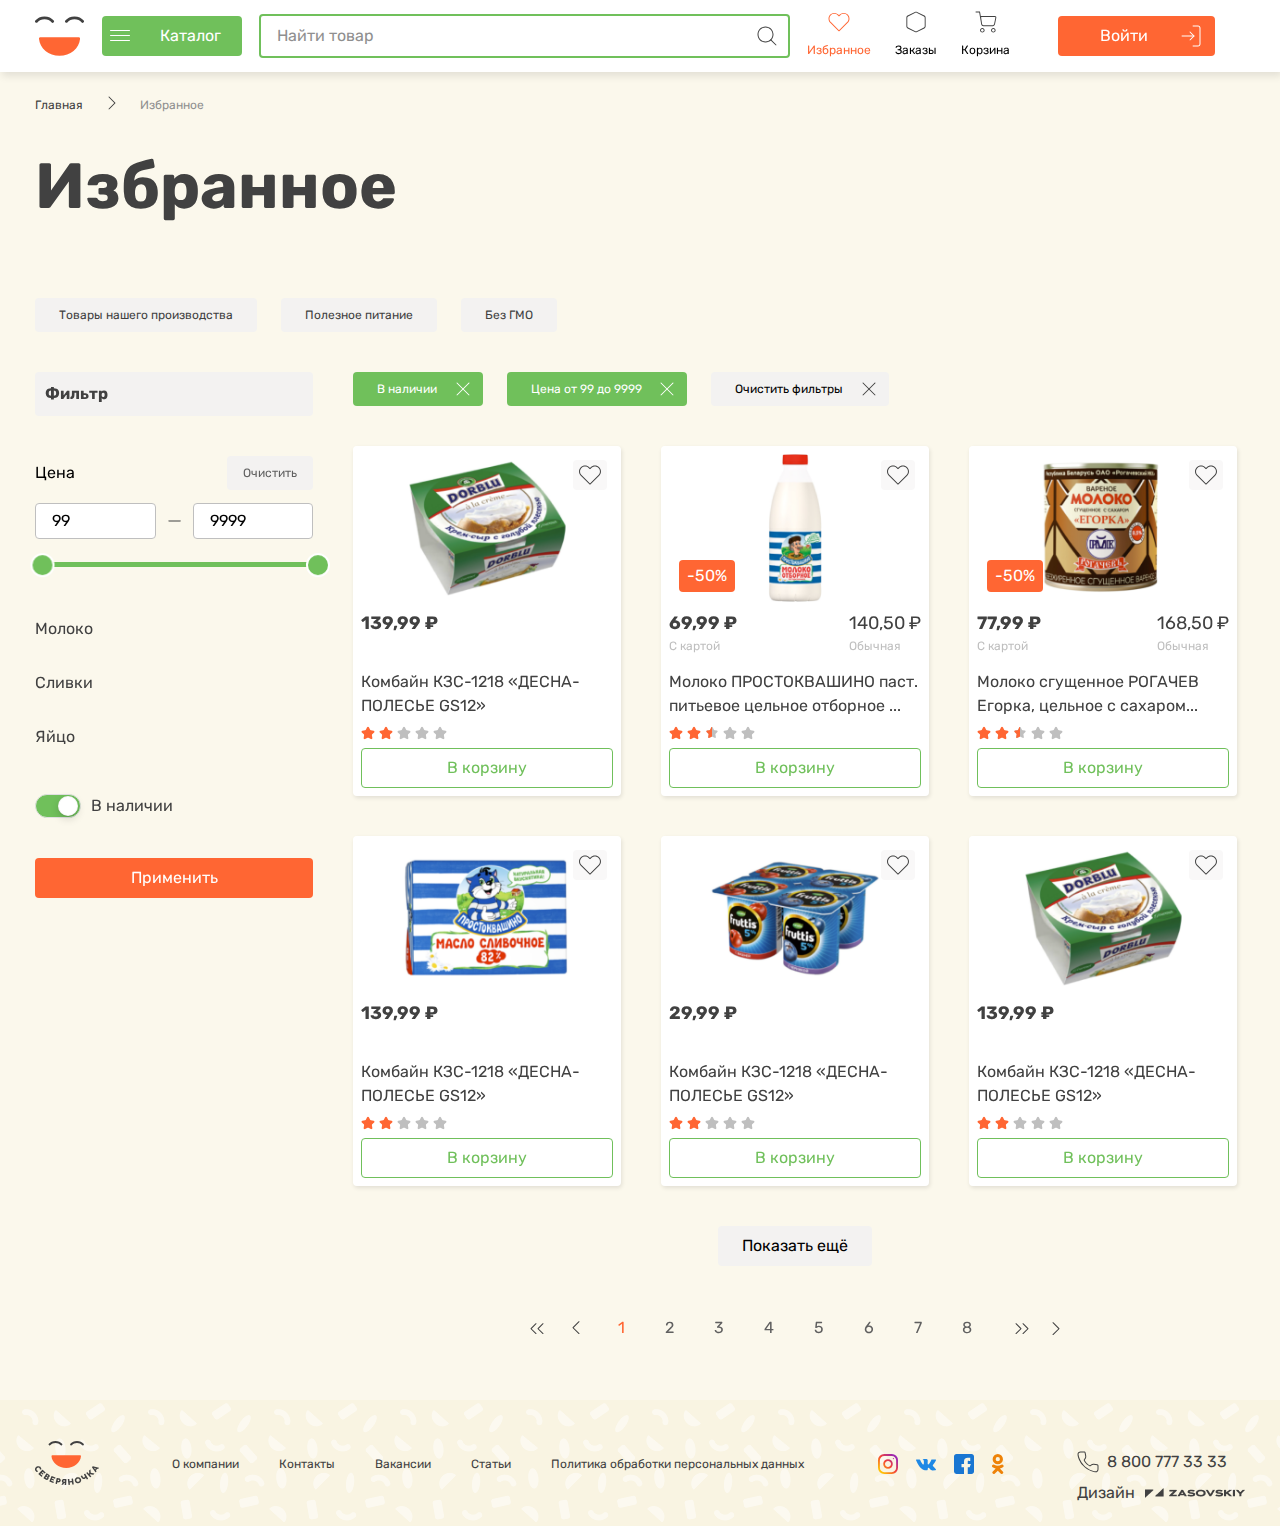
<file: favourites.html>
<!DOCTYPE html>
<html lang="ru">
  <head>
    <meta charset="UTF-8">
    <meta http-equiv="X-UA-Compatible" content="IE=edge">
    <meta name="viewport" content="width=device-width, initial-scale=1.0">
    <meta name="description" content="описание магазина">
    <meta name="keywords" content="ключевое-слово-1, ключевое-слово-2">
    <title>Избранное | Северяночка</title>
    <link rel="preload" href="./fonts/Rubik-Bold.woff2" as="font">
    <link rel="preload" href="./fonts/Rubik-Regular.woff2" as="font">
    <link rel="shortcut icon" href="./images/favicon.ico">
    <link rel="stylesheet" href="./css/style.min.css">
    <script defer src="https://api-maps.yandex.ru/2.1/?apikey=8a668916-04d0-4f25-8d4a-b97888776387&amp;lang=ru_RU"></script>
    <script defer src="./js/main.min.js"></script>
  </head>
  <body>
    <aside class="mobile-menu">
      <div class="container mobile-menu__container">
        <div class="mobile-menu__row">
          <nav class="nav main-nav">
            <ul class="nav__list main-nav__list">
              <li class="nav__item nav-item main-nav-item"><a class="nav-item__link main-nav-item__link" href="./catalog.html"><svg class="nav-item__icon main-nav-item__icon" width="25" height="24" viewBox="0 0 25 24" fill="none" xmlns="http://www.w3.org/2000/svg">
<path fill-rule="evenodd" clip-rule="evenodd" d="M3 12C3 11.7239 3.22386 11.5 3.5 11.5H21.5C21.7761 11.5 22 11.7239 22 12C22 12.2761 21.7761 12.5 21.5 12.5H3.5C3.22386 12.5 3 12.2761 3 12Z" fill="#414141"/>
<path fill-rule="evenodd" clip-rule="evenodd" d="M3 6C3 5.72386 3.22386 5.5 3.5 5.5H21.5C21.7761 5.5 22 5.72386 22 6C22 6.27614 21.7761 6.5 21.5 6.5H3.5C3.22386 6.5 3 6.27614 3 6Z" fill="#414141"/>
<path fill-rule="evenodd" clip-rule="evenodd" d="M3 18C3 17.7239 3.22386 17.5 3.5 17.5H21.5C21.7761 17.5 22 17.7239 22 18C22 18.2761 21.7761 18.5 21.5 18.5H3.5C3.22386 18.5 3 18.2761 3 18Z" fill="#414141"/>
</svg><span class="nav-item__text main-nav-item__text">Каталог</span></a></li>
              <li class="nav__item nav-item main-nav-item active"><a class="nav-item__link main-nav-item__link" href="./favourites.html"><svg class="nav-item__icon main-nav-item__icon" width="23" height="20" viewBox="0 0 23 20" fill="none" xmlns="http://www.w3.org/2000/svg">
<path fill-rule="evenodd" clip-rule="evenodd" d="M12.2046 2.25644C13.3299 1.13067 14.8564 0.498169 16.4482 0.498169C18.0399 0.498169 19.5664 1.13063 20.6916 2.25636C21.8174 3.38164 22.45 4.90829 22.45 6.49999C22.45 8.09174 21.8175 9.61826 20.6917 10.7435C20.6917 10.7436 20.6917 10.7435 20.6917 10.7435L11.8517 19.5835C11.6565 19.7788 11.3399 19.7788 11.1446 19.5835L2.30461 10.7435C-0.0390375 8.3999 -0.0390373 4.60009 2.30461 2.25644C4.64826 -0.0872086 8.44807 -0.0872087 10.7917 2.25644L11.4982 2.96289L12.2046 2.25644C12.2046 2.25641 12.2046 2.25647 12.2046 2.25644ZM16.4482 1.49817C15.1217 1.49817 13.8496 2.02528 12.9118 2.96346L11.8517 4.02355C11.758 4.11732 11.6308 4.16999 11.4982 4.16999C11.3656 4.16999 11.2384 4.11732 11.1446 4.02355L10.0846 2.96355C8.13149 1.01042 4.96484 1.01042 3.01172 2.96355C1.05859 4.91667 1.05859 8.08332 3.01172 10.0364L11.4982 18.5229L19.9846 10.0364C20.9228 9.09869 21.45 7.82648 21.45 6.49999C21.45 5.17351 20.9229 3.90138 19.9847 2.96363C19.0469 2.02544 17.7747 1.49817 16.4482 1.49817Z" fill="#414141"/>
</svg><span class="nav-item__text main-nav-item__text">Избранное</span><span class="nav-item__count main-nav-item__count favourite-link__count"></span></a></li>
              <li class="nav__item nav-item main-nav-item"><a class="nav-item__link main-nav-item__link" href="#"><svg class="nav-item__icon main-nav-item__icon" width="22" height="24" viewBox="0 0 22 24" fill="none" xmlns="http://www.w3.org/2000/svg">
<path fill-rule="evenodd" clip-rule="evenodd" d="M10.3325 1.89776C10.3324 1.89785 10.3327 1.89767 10.3325 1.89776L2.33366 5.89721L2.33255 5.89776C1.82288 6.15102 1.50045 6.67089 1.50005 7.24V16.7635C1.49608 17.3334 1.81541 17.8563 2.32416 18.113C2.32387 18.1129 2.32445 18.1132 2.32416 18.113L10.3237 22.1128C10.7462 22.3242 11.2438 22.3243 11.6663 22.1129L19.6664 18.1128L19.6675 18.1122C20.1773 17.8589 20.4997 17.3389 20.5 16.7697V7.24026C20.4997 6.67105 20.1773 6.15106 19.6675 5.89776L19.6664 5.89721L11.6675 1.89776C11.6674 1.89767 11.6677 1.89786 11.6675 1.89776C11.2474 1.6892 10.7527 1.68919 10.3325 1.89776ZM9.88755 1.00223C10.5883 0.654 11.4118 0.654 12.1125 1.00223L12.1137 1.00278L20.1125 5.00223C20.1124 5.00215 20.1127 5.00231 20.1125 5.00223C20.9618 5.42448 21.4995 6.29123 21.5 7.23973V16.77C21.4995 17.7184 20.9624 18.5852 20.1132 19.0074C20.113 19.0075 20.1134 19.0073 20.1132 19.0074L12.1138 23.0071C12.1138 23.0072 12.1138 23.0071 12.1138 23.0071C11.4097 23.3594 10.5806 23.3595 9.87644 23.0072C9.87639 23.0072 9.87649 23.0072 9.87644 23.0072L1.87644 19.0072L1.87506 19.0065C1.02685 18.5791 0.494133 17.708 0.500049 16.7584V7.24C0.500552 6.29154 1.03772 5.4248 1.88695 5.00253C1.88675 5.00263 1.88715 5.00243 1.88695 5.00253L9.88644 1.00278L9.88755 1.00223Z" fill="#414141"/>
</svg><span class="nav-item__text main-nav-item__text">Заказы</span></a></li>
              <li class="nav__item nav-item main-nav-item"><a class="nav-item__link main-nav-item__link basket-link" href="#"><svg class="nav-item__icon main-nav-item__icon" width="24" height="24" viewBox="0 0 24 24" fill="none" xmlns="http://www.w3.org/2000/svg">
<path fill-rule="evenodd" clip-rule="evenodd" d="M5.5 21C5.5 19.6193 6.61929 18.5 8 18.5C9.38071 18.5 10.5 19.6193 10.5 21C10.5 22.3807 9.38071 23.5 8 23.5C6.61929 23.5 5.5 22.3807 5.5 21ZM8 19.5C7.17157 19.5 6.5 20.1716 6.5 21C6.5 21.8284 7.17157 22.5 8 22.5C8.82843 22.5 9.5 21.8284 9.5 21C9.5 20.1716 8.82843 19.5 8 19.5Z" fill="#414141"/>
<path fill-rule="evenodd" clip-rule="evenodd" d="M17.5 21C17.5 19.6193 18.6193 18.5 20 18.5C21.3807 18.5 22.5 19.6193 22.5 21C22.5 22.3807 21.3807 23.5 20 23.5C18.6193 23.5 17.5 22.3807 17.5 21ZM20 19.5C19.1716 19.5 18.5 20.1716 18.5 21C18.5 21.8284 19.1716 22.5 20 22.5C20.8284 22.5 21.5 21.8284 21.5 21C21.5 20.1716 20.8284 19.5 20 19.5Z" fill="#414141"/>
<path fill-rule="evenodd" clip-rule="evenodd" d="M1 0.5C0.723858 0.5 0.5 0.723858 0.5 1C0.5 1.27614 0.723858 1.5 1 1.5H4.58051C5.33783 5.79147 6.10333 10.0643 6.74931 14.3709C6.93288 15.5947 7.98416 16.5 9.22165 16.5H19.3597C20.5514 16.5 21.5774 15.6588 21.8111 14.4903L23.2503 7.29417C23.436 6.36599 22.726 5.5 21.7795 5.5H7.16046C6.8575 5.5 6.57797 5.58901 6.34436 5.74093L5.49239 0.913107C5.45023 0.674179 5.24262 0.5 5 0.5H1ZM6.666 7.07417C6.62065 6.77187 6.85478 6.5 7.16046 6.5H21.7795C22.095 6.5 22.3316 6.78866 22.2698 7.09806L20.8305 14.2942C20.6903 14.9953 20.0747 15.5 19.3597 15.5H9.22165C8.47916 15.5 7.84839 14.9568 7.73825 14.2225L6.666 7.07417Z" fill="#414141"/>
</svg><span class="nav-item__text main-nav-item__text">Корзина</span><span class="nav-item__count main-nav-item__count basket-link__count basket-count"></span></a></li>
            </ul>
          </nav>
          <div class="profile header__profile unlogined">
            <button class="profile__login login-btn activate-popup" type="button" data-popup-selector=".popup-login"><span class="login-btn__text">Войти</span><svg width="24" height="24" viewBox="0 0 24 24" fill="none" xmlns="http://www.w3.org/2000/svg">
<path fill-rule="evenodd" clip-rule="evenodd" d="M13.5 2C13.5 1.72386 13.7239 1.5 14 1.5H19C20.3807 1.5 21.5 2.61929 21.5 4V20C21.5 21.3807 20.3807 22.5 19 22.5H14C13.7239 22.5 13.5 22.2761 13.5 22C13.5 21.7239 13.7239 21.5 14 21.5H19C19.8284 21.5 20.5 20.8284 20.5 20V4C20.5 3.17157 19.8284 2.5 19 2.5H14C13.7239 2.5 13.5 2.27614 13.5 2Z" fill="white"/>
<path fill-rule="evenodd" clip-rule="evenodd" d="M10.6464 7.64645C10.8417 7.45118 11.1583 7.45118 11.3536 7.64645L15.3536 11.6464C15.5488 11.8417 15.5488 12.1583 15.3536 12.3536L11.3536 16.3536C11.1583 16.5488 10.8417 16.5488 10.6464 16.3536C10.4512 16.1583 10.4512 15.8417 10.6464 15.6464L14.2929 12L10.6464 8.35355C10.4512 8.15829 10.4512 7.84171 10.6464 7.64645Z" fill="white"/>
<path fill-rule="evenodd" clip-rule="evenodd" d="M2.5 12C2.5 11.7239 2.72386 11.5 3 11.5H15C15.2761 11.5 15.5 11.7239 15.5 12C15.5 12.2761 15.2761 12.5 15 12.5H3C2.72386 12.5 2.5 12.2761 2.5 12Z" fill="white"/>
</svg>
            </button>
          </div>
        </div>
      </div>
    </aside>
    <header class="header">
      <div class="header__top">
        <div class="container header__container">
          <div class="header__row"><a class="logo header__logo" href="./index.html">
              <picture>
                <source srcset="./images/logo-mobile.svg" media="(max-width: 1360px )"><img class="logo__img" src="./images/logo.svg" alt="logo">
              </picture></a>
            <button class="catalog-activate header__catalog-activate" type="button"><span class="burger catalog-activate__burger"></span><span class="catalog-activate__text">Каталог</span></button>
            <div class="search header__search">
              <input class="search__input" type="text" placeholder="Найти товар">
              <button class="search__icon" type="button"><svg width="24" height="24" viewBox="0 0 24 24" fill="none" xmlns="http://www.w3.org/2000/svg">
<path fill-rule="evenodd" clip-rule="evenodd" d="M2.5 10.5C2.5 6.08172 6.08172 2.5 10.5 2.5C14.9183 2.5 18.5 6.08172 18.5 10.5C18.5 14.9183 14.9183 18.5 10.5 18.5C6.08172 18.5 2.5 14.9183 2.5 10.5ZM10.5 3.5C6.63401 3.5 3.5 6.63401 3.5 10.5C3.5 14.366 6.63401 17.5 10.5 17.5C14.366 17.5 17.5 14.366 17.5 10.5C17.5 6.63401 14.366 3.5 10.5 3.5Z" fill="#414141"/>
<path fill-rule="evenodd" clip-rule="evenodd" d="M15.4463 15.4464C15.6415 15.2512 15.9581 15.2512 16.1534 15.4464L21.3534 20.6464C21.5486 20.8417 21.5486 21.1583 21.3534 21.3535C21.1581 21.5488 20.8415 21.5488 20.6463 21.3535L15.4463 16.1535C15.251 15.9583 15.251 15.6417 15.4463 15.4464Z" fill="#414141"/>
</svg>
              </button>
              <ul class="search__live-list live-list"></ul>
            </div>
            <nav class="nav main-nav">
              <ul class="nav__list main-nav__list">
                <li class="nav__item nav-item main-nav-item active"><a class="nav-item__link main-nav-item__link favourite-link" href="./favourites.html"><svg class="nav-item__icon main-nav-item__icon" width="23" height="20" viewBox="0 0 23 20" fill="none" xmlns="http://www.w3.org/2000/svg">
<path fill-rule="evenodd" clip-rule="evenodd" d="M12.2046 2.25644C13.3299 1.13067 14.8564 0.498169 16.4482 0.498169C18.0399 0.498169 19.5664 1.13063 20.6916 2.25636C21.8174 3.38164 22.45 4.90829 22.45 6.49999C22.45 8.09174 21.8175 9.61826 20.6917 10.7435C20.6917 10.7436 20.6917 10.7435 20.6917 10.7435L11.8517 19.5835C11.6565 19.7788 11.3399 19.7788 11.1446 19.5835L2.30461 10.7435C-0.0390375 8.3999 -0.0390373 4.60009 2.30461 2.25644C4.64826 -0.0872086 8.44807 -0.0872087 10.7917 2.25644L11.4982 2.96289L12.2046 2.25644C12.2046 2.25641 12.2046 2.25647 12.2046 2.25644ZM16.4482 1.49817C15.1217 1.49817 13.8496 2.02528 12.9118 2.96346L11.8517 4.02355C11.758 4.11732 11.6308 4.16999 11.4982 4.16999C11.3656 4.16999 11.2384 4.11732 11.1446 4.02355L10.0846 2.96355C8.13149 1.01042 4.96484 1.01042 3.01172 2.96355C1.05859 4.91667 1.05859 8.08332 3.01172 10.0364L11.4982 18.5229L19.9846 10.0364C20.9228 9.09869 21.45 7.82648 21.45 6.49999C21.45 5.17351 20.9229 3.90138 19.9847 2.96363C19.0469 2.02544 17.7747 1.49817 16.4482 1.49817Z" fill="#414141"/>
</svg><span class="nav-item__text main-nav-item__text">Избранное</span><span class="nav-item__count main-nav-item__count favourite-link__count"></span></a></li>
                <li class="nav__item nav-item main-nav-item"><a class="nav-item__link main-nav-item__link" href="#"><svg class="nav-item__icon main-nav-item__icon" width="22" height="24" viewBox="0 0 22 24" fill="none" xmlns="http://www.w3.org/2000/svg">
<path fill-rule="evenodd" clip-rule="evenodd" d="M10.3325 1.89776C10.3324 1.89785 10.3327 1.89767 10.3325 1.89776L2.33366 5.89721L2.33255 5.89776C1.82288 6.15102 1.50045 6.67089 1.50005 7.24V16.7635C1.49608 17.3334 1.81541 17.8563 2.32416 18.113C2.32387 18.1129 2.32445 18.1132 2.32416 18.113L10.3237 22.1128C10.7462 22.3242 11.2438 22.3243 11.6663 22.1129L19.6664 18.1128L19.6675 18.1122C20.1773 17.8589 20.4997 17.3389 20.5 16.7697V7.24026C20.4997 6.67105 20.1773 6.15106 19.6675 5.89776L19.6664 5.89721L11.6675 1.89776C11.6674 1.89767 11.6677 1.89786 11.6675 1.89776C11.2474 1.6892 10.7527 1.68919 10.3325 1.89776ZM9.88755 1.00223C10.5883 0.654 11.4118 0.654 12.1125 1.00223L12.1137 1.00278L20.1125 5.00223C20.1124 5.00215 20.1127 5.00231 20.1125 5.00223C20.9618 5.42448 21.4995 6.29123 21.5 7.23973V16.77C21.4995 17.7184 20.9624 18.5852 20.1132 19.0074C20.113 19.0075 20.1134 19.0073 20.1132 19.0074L12.1138 23.0071C12.1138 23.0072 12.1138 23.0071 12.1138 23.0071C11.4097 23.3594 10.5806 23.3595 9.87644 23.0072C9.87639 23.0072 9.87649 23.0072 9.87644 23.0072L1.87644 19.0072L1.87506 19.0065C1.02685 18.5791 0.494133 17.708 0.500049 16.7584V7.24C0.500552 6.29154 1.03772 5.4248 1.88695 5.00253C1.88675 5.00263 1.88715 5.00243 1.88695 5.00253L9.88644 1.00278L9.88755 1.00223Z" fill="#414141"/>
</svg><span class="nav-item__text main-nav-item__text">Заказы</span></a></li>
                <li class="nav__item nav-item main-nav-item"><a class="nav-item__link main-nav-item__link basket-link" href="./basket.html"><svg class="nav-item__icon main-nav-item__icon" width="24" height="24" viewBox="0 0 24 24" fill="none" xmlns="http://www.w3.org/2000/svg">
<path fill-rule="evenodd" clip-rule="evenodd" d="M5.5 21C5.5 19.6193 6.61929 18.5 8 18.5C9.38071 18.5 10.5 19.6193 10.5 21C10.5 22.3807 9.38071 23.5 8 23.5C6.61929 23.5 5.5 22.3807 5.5 21ZM8 19.5C7.17157 19.5 6.5 20.1716 6.5 21C6.5 21.8284 7.17157 22.5 8 22.5C8.82843 22.5 9.5 21.8284 9.5 21C9.5 20.1716 8.82843 19.5 8 19.5Z" fill="#414141"/>
<path fill-rule="evenodd" clip-rule="evenodd" d="M17.5 21C17.5 19.6193 18.6193 18.5 20 18.5C21.3807 18.5 22.5 19.6193 22.5 21C22.5 22.3807 21.3807 23.5 20 23.5C18.6193 23.5 17.5 22.3807 17.5 21ZM20 19.5C19.1716 19.5 18.5 20.1716 18.5 21C18.5 21.8284 19.1716 22.5 20 22.5C20.8284 22.5 21.5 21.8284 21.5 21C21.5 20.1716 20.8284 19.5 20 19.5Z" fill="#414141"/>
<path fill-rule="evenodd" clip-rule="evenodd" d="M1 0.5C0.723858 0.5 0.5 0.723858 0.5 1C0.5 1.27614 0.723858 1.5 1 1.5H4.58051C5.33783 5.79147 6.10333 10.0643 6.74931 14.3709C6.93288 15.5947 7.98416 16.5 9.22165 16.5H19.3597C20.5514 16.5 21.5774 15.6588 21.8111 14.4903L23.2503 7.29417C23.436 6.36599 22.726 5.5 21.7795 5.5H7.16046C6.8575 5.5 6.57797 5.58901 6.34436 5.74093L5.49239 0.913107C5.45023 0.674179 5.24262 0.5 5 0.5H1ZM6.666 7.07417C6.62065 6.77187 6.85478 6.5 7.16046 6.5H21.7795C22.095 6.5 22.3316 6.78866 22.2698 7.09806L20.8305 14.2942C20.6903 14.9953 20.0747 15.5 19.3597 15.5H9.22165C8.47916 15.5 7.84839 14.9568 7.73825 14.2225L6.666 7.07417Z" fill="#414141"/>
</svg><span class="nav-item__text main-nav-item__text">Корзина</span><span class="nav-item__count main-nav-item__count basket-link__count basket-count"></span></a></li>
              </ul>
            </nav>
            <div class="profile header__profile unlogined">
              <button class="profile__login login-btn activate-popup" type="button" data-popup-selector=".popup-login"><span class="login-btn__text">Войти</span><svg width="24" height="24" viewBox="0 0 24 24" fill="none" xmlns="http://www.w3.org/2000/svg">
<path fill-rule="evenodd" clip-rule="evenodd" d="M13.5 2C13.5 1.72386 13.7239 1.5 14 1.5H19C20.3807 1.5 21.5 2.61929 21.5 4V20C21.5 21.3807 20.3807 22.5 19 22.5H14C13.7239 22.5 13.5 22.2761 13.5 22C13.5 21.7239 13.7239 21.5 14 21.5H19C19.8284 21.5 20.5 20.8284 20.5 20V4C20.5 3.17157 19.8284 2.5 19 2.5H14C13.7239 2.5 13.5 2.27614 13.5 2Z" fill="white"/>
<path fill-rule="evenodd" clip-rule="evenodd" d="M10.6464 7.64645C10.8417 7.45118 11.1583 7.45118 11.3536 7.64645L15.3536 11.6464C15.5488 11.8417 15.5488 12.1583 15.3536 12.3536L11.3536 16.3536C11.1583 16.5488 10.8417 16.5488 10.6464 16.3536C10.4512 16.1583 10.4512 15.8417 10.6464 15.6464L14.2929 12L10.6464 8.35355C10.4512 8.15829 10.4512 7.84171 10.6464 7.64645Z" fill="white"/>
<path fill-rule="evenodd" clip-rule="evenodd" d="M2.5 12C2.5 11.7239 2.72386 11.5 3 11.5H15C15.2761 11.5 15.5 11.7239 15.5 12C15.5 12.2761 15.2761 12.5 15 12.5H3C2.72386 12.5 2.5 12.2761 2.5 12Z" fill="white"/>
</svg>
              </button>
            </div>
          </div>
        </div>
      </div>
      <div class="header__bottom">
        <div class="catalog header__catalog">
          <div class="container catalog__container">
            <div class="catalog__row">
              <ul class="catalog-list catalog__list">
                <li class="catalog-list__item"><a class="catalog-list__link" href="./category.html">Молоко, сыр, яйцо</a></li>
                <li class="catalog-list__item"><a class="catalog-list__link" href="./category.html">Хлеб</a></li>
                <li class="catalog-list__item"><a class="catalog-list__link" href="./category.html">Фрукты и овощи</a></li>
                <li class="catalog-list__item"><a class="catalog-list__link" href="./category.html">Замороженные продукты</a></li>
              </ul>
              <ul class="catalog-list catalog__list">
                <li class="catalog-list__item"><a class="catalog-list__link" href="./category.html">Напитки</a></li>
                <li class="catalog-list__item"><a class="catalog-list__link" href="./category.html">Кондитерские изделия</a></li>
                <li class="catalog-list__item"><a class="catalog-list__link" href="./category.html">Чай, кофе</a></li>
              </ul>
              <ul class="catalog-list catalog__list">
                <li class="catalog-list__item"><a class="catalog-list__link" href="./category.html">Бакалея</a></li>
                <li class="catalog-list__item"><a class="catalog-list__link" href="./category.html">Здоровое питание</a></li>
                <li class="catalog-list__item"><a class="catalog-list__link" href="./category.html">Зоотовары</a></li>
              </ul>
              <ul class="catalog-list catalog__list">
                <li class="catalog-list__item"><a class="catalog-list__link" href="./category.html">Непродовольственные товары</a></li>
                <li class="catalog-list__item"><a class="catalog-list__link" href="./category.html">Детское питание</a></li>
                <li class="catalog-list__item"><a class="catalog-list__link" href="./category.html">Мясо, птица, колбаса</a></li>
              </ul>
            </div>
          </div>
        </div>
      </div>
    </header>
    <main class="main">
      <section class="category-section">
        <div class="container category-section__container">
          <div class="category-section__row">
            <div class="top-content">
              <ul class="top-content__bread-crumbs bread-crumbs">
                <li class="bread-crumbs__link-block link-block"><a class="link-block__link" href="./index.html">Главная</a>
                  <div class="link-block__arrow"><svg class="bread-crumbs__link-arrow" width="8" height="14" viewBox="0 0 8 14" fill="none" xmlns="http://www.w3.org/2000/svg">
<path fill-rule="evenodd" clip-rule="evenodd" d="M0.646447 0.646447C0.841709 0.451184 1.15829 0.451184 1.35355 0.646447L7.35355 6.64645C7.54882 6.84171 7.54882 7.15829 7.35355 7.35355L1.35355 13.3536C1.15829 13.5488 0.841709 13.5488 0.646447 13.3536C0.451184 13.1583 0.451184 12.8417 0.646447 12.6464L6.29289 7L0.646447 1.35355C0.451184 1.15829 0.451184 0.841709 0.646447 0.646447Z" fill="#414141"/>
</svg>
                  </div>
                </li>
                <li class="bread-crumbs__link-block link-block"><a class="link-block__link">Избранное</a></li>
              </ul>
              <div class="top-content__title-block top-title-block">
                <h2 class="category-section__title top-title soft">Избранное</h2>
              </div>
            </div>
            <div class="category-section__content category-content">
              <div class="category-content__row">
                <button class="category-content__activate-mobile-filters activate-mobile-filters" type="button">
                   Фильтр</button>
                <ul class="category-content__tags category-tags">
                  <li class="category-tags__tag">Товары нашего производства</li>
                  <li class="category-tags__tag">Полезное питание</li>
                  <li class="category-tags__tag">Без ГМО</li>
                </ul>
                <div class="category-content__main">
                  <div class="category-content__options options">
                    <div class="options__row">
                      <div class="options__title">Фильтр</div>
                      <div class="options__price-filter price-filter">
                        <div class="price-filter__head"><span class="price-filter__text">Цена</span>
                          <button class="price-filter__reset" type="button">Очистить</button>
                        </div>
                        <div class="price-filter__inputs-pair">
                          <input class="price-filter__input price-filter__start" type="number"><svg class="price-filter__inputs-pair-separator" width="16" height="2" viewBox="0 0 16 2" fill="none" xmlns="http://www.w3.org/2000/svg">
<path fill-rule="evenodd" clip-rule="evenodd" d="M0.5 1C0.5 0.723858 0.723858 0.5 1 0.5H15C15.2761 0.5 15.5 0.723858 15.5 1C15.5 1.27614 15.2761 1.5 15 1.5H1C0.723858 1.5 0.5 1.27614 0.5 1Z" fill="#414141"/>
</svg>
                          <input class="price-filter__input price-filter__end" type="number">
                        </div>
                        <div class="price-filter__range-block">
                          <div class="price-filter__range"></div>
                        </div>
                      </div>
                      <ul class="options__additional-products additional-products">
                        <li class="additional-products__item"><a class="additional-products__link" href="#">Молоко</a></li>
                        <li class="additional-products__item"><a class="additional-products__link" href="#">Сливки</a></li>
                        <li class="additional-products__item"><a class="additional-products__link" href="#">Яйцо</a></li>
                      </ul>
                      <div class="options__checkbox-radio-block checkbox-radio-block">
                        <label class="checkbox-radio-block__label">
                          <input class="checkbox-radio-block__checkbox-radio-input" type="checkbox" checked><span class="checkbox-radio-block__checkbox-radio custom-checkbox-radio"><span class="custom-checkbox-radio__row"><span class="custom-checkbox-radio__circle"></span></span></span><span class="checkbox-radio-block__text">В наличии</span>
                        </label>
                      </div>
                      <div class="options-accept-block options-accept">
                        <button class="options-accept__button" type="button">Применить</button>
                      </div>
                    </div>
                  </div>
                  <div class="category-content__main-content category-main-content">
                    <div class="category-main-content__row">
                      <ul class="category-main-content__filters accepted-filters">
                        <li class="accepted-filters__item filter-in-stock">
                          <button class="accepted-filters__filter accepted-filter active" type="button"><span class="accepted-filter__text">В наличии</span><svg class="accepted-filter__close-icon" width="24" height="24" viewBox="0 0 24 24" fill="none" xmlns="http://www.w3.org/2000/svg">
<path fill-rule="evenodd" clip-rule="evenodd" d="M18.3536 5.64645C18.5488 5.84171 18.5488 6.15829 18.3536 6.35355L6.35355 18.3536C6.15829 18.5488 5.84171 18.5488 5.64645 18.3536C5.45118 18.1583 5.45118 17.8417 5.64645 17.6464L17.6464 5.64645C17.8417 5.45118 18.1583 5.45118 18.3536 5.64645Z" fill="#414141"/>
<path fill-rule="evenodd" clip-rule="evenodd" d="M5.64645 5.64645C5.84171 5.45118 6.15829 5.45118 6.35355 5.64645L18.3536 17.6464C18.5488 17.8417 18.5488 18.1583 18.3536 18.3536C18.1583 18.5488 17.8417 18.5488 17.6464 18.3536L5.64645 6.35355C5.45118 6.15829 5.45118 5.84171 5.64645 5.64645Z" fill="#414141"/>
</svg>
                          </button>
                        </li>
                        <li class="accepted-filters__item filter-price">
                          <button class="accepted-filters__filter accepted-filter active" type="button"><span class="accepted-filter__text">Цена от 99 до 2599</span><svg class="accepted-filter__close-icon" width="24" height="24" viewBox="0 0 24 24" fill="none" xmlns="http://www.w3.org/2000/svg">
<path fill-rule="evenodd" clip-rule="evenodd" d="M18.3536 5.64645C18.5488 5.84171 18.5488 6.15829 18.3536 6.35355L6.35355 18.3536C6.15829 18.5488 5.84171 18.5488 5.64645 18.3536C5.45118 18.1583 5.45118 17.8417 5.64645 17.6464L17.6464 5.64645C17.8417 5.45118 18.1583 5.45118 18.3536 5.64645Z" fill="#414141"/>
<path fill-rule="evenodd" clip-rule="evenodd" d="M5.64645 5.64645C5.84171 5.45118 6.15829 5.45118 6.35355 5.64645L18.3536 17.6464C18.5488 17.8417 18.5488 18.1583 18.3536 18.3536C18.1583 18.5488 17.8417 18.5488 17.6464 18.3536L5.64645 6.35355C5.45118 6.15829 5.45118 5.84171 5.64645 5.64645Z" fill="#414141"/>
</svg>
                          </button>
                        </li>
                        <li class="accepted-filters__item reset-filters">
                          <button class="accepted-filters__filter accepted-filter reset-filters__btn" type="button"><span class="accepted-filter__text">Очистить фильтры</span><svg class="accepted-filter__close-icon" width="24" height="24" viewBox="0 0 24 24" fill="none" xmlns="http://www.w3.org/2000/svg">
<path fill-rule="evenodd" clip-rule="evenodd" d="M18.3536 5.64645C18.5488 5.84171 18.5488 6.15829 18.3536 6.35355L6.35355 18.3536C6.15829 18.5488 5.84171 18.5488 5.64645 18.3536C5.45118 18.1583 5.45118 17.8417 5.64645 17.6464L17.6464 5.64645C17.8417 5.45118 18.1583 5.45118 18.3536 5.64645Z" fill="#414141"/>
<path fill-rule="evenodd" clip-rule="evenodd" d="M5.64645 5.64645C5.84171 5.45118 6.15829 5.45118 6.35355 5.64645L18.3536 17.6464C18.5488 17.8417 18.5488 18.1583 18.3536 18.3536C18.1583 18.5488 17.8417 18.5488 17.6464 18.3536L5.64645 6.35355C5.45118 6.15829 5.45118 5.84171 5.64645 5.64645Z" fill="#414141"/>
</svg>
                          </button>
                        </li>
                      </ul>
                      <div class="shop__line shop-line category-line">
                        <div class="shop-line__content category-line__content">
                          <div class="shop-line__card shop-card shop-item">
                            <div class="shop-card__content"><a class="shop-card__link" href="./product.html" aria-label="карточка товара">
                                <div class="shop-card__image"><img src="./images/product-7.png" alt="product"></div>
                                <div class="shop-card__description">
                                  <div class="shop-card__top">
                                    <p class="shop-card__small-price price small-price">139,99 ₽</p>
                                  </div>
                                  <div class="shop-card__bottom">
                                    <p class="shop-card__about">Комбайн КЗС-1218 «ДЕСНА-ПОЛЕСЬЕ GS12»</p>
                                    <div class="shop-card__raiting raiting"><svg class="raiting__star star star-filled" width="14" height="13" viewBox="0 0 14 13" fill="none" xmlns="http://www.w3.org/2000/svg">
<path d="M6.10326 0.816985C6.47008 0.0737389 7.52992 0.0737404 7.89674 0.816986L9.11847 3.29249C9.26413 3.58763 9.5457 3.7922 9.87141 3.83953L12.6033 4.2365C13.4235 4.35568 13.751 5.36365 13.1575 5.94219L11.1807 7.8691C10.945 8.09884 10.8375 8.42984 10.8931 8.75423L11.3598 11.4751C11.4999 12.292 10.6424 12.9149 9.90881 12.5293L7.46534 11.2446C7.17402 11.0915 6.82598 11.0915 6.53466 11.2446L4.09119 12.5293C3.35756 12.9149 2.50013 12.292 2.64024 11.4751L3.1069 8.75423C3.16254 8.42984 3.05499 8.09884 2.81931 7.8691L0.842496 5.94219C0.248979 5.36365 0.576491 4.35568 1.39671 4.2365L4.12859 3.83953C4.4543 3.7922 4.73587 3.58763 4.88153 3.29249L6.10326 0.816985Z" fill="#BFBFBF"/>
</svg><svg class="raiting__star star star-filled" width="14" height="13" viewBox="0 0 14 13" fill="none" xmlns="http://www.w3.org/2000/svg">
<path d="M6.10326 0.816985C6.47008 0.0737389 7.52992 0.0737404 7.89674 0.816986L9.11847 3.29249C9.26413 3.58763 9.5457 3.7922 9.87141 3.83953L12.6033 4.2365C13.4235 4.35568 13.751 5.36365 13.1575 5.94219L11.1807 7.8691C10.945 8.09884 10.8375 8.42984 10.8931 8.75423L11.3598 11.4751C11.4999 12.292 10.6424 12.9149 9.90881 12.5293L7.46534 11.2446C7.17402 11.0915 6.82598 11.0915 6.53466 11.2446L4.09119 12.5293C3.35756 12.9149 2.50013 12.292 2.64024 11.4751L3.1069 8.75423C3.16254 8.42984 3.05499 8.09884 2.81931 7.8691L0.842496 5.94219C0.248979 5.36365 0.576491 4.35568 1.39671 4.2365L4.12859 3.83953C4.4543 3.7922 4.73587 3.58763 4.88153 3.29249L6.10326 0.816985Z" fill="#BFBFBF"/>
</svg><svg class="raiting__star star" width="14" height="13" viewBox="0 0 14 13" fill="none" xmlns="http://www.w3.org/2000/svg">
<path d="M6.10326 0.816985C6.47008 0.0737389 7.52992 0.0737404 7.89674 0.816986L9.11847 3.29249C9.26413 3.58763 9.5457 3.7922 9.87141 3.83953L12.6033 4.2365C13.4235 4.35568 13.751 5.36365 13.1575 5.94219L11.1807 7.8691C10.945 8.09884 10.8375 8.42984 10.8931 8.75423L11.3598 11.4751C11.4999 12.292 10.6424 12.9149 9.90881 12.5293L7.46534 11.2446C7.17402 11.0915 6.82598 11.0915 6.53466 11.2446L4.09119 12.5293C3.35756 12.9149 2.50013 12.292 2.64024 11.4751L3.1069 8.75423C3.16254 8.42984 3.05499 8.09884 2.81931 7.8691L0.842496 5.94219C0.248979 5.36365 0.576491 4.35568 1.39671 4.2365L4.12859 3.83953C4.4543 3.7922 4.73587 3.58763 4.88153 3.29249L6.10326 0.816985Z" fill="#BFBFBF"/>
</svg><svg class="raiting__star star" width="14" height="13" viewBox="0 0 14 13" fill="none" xmlns="http://www.w3.org/2000/svg">
<path d="M6.10326 0.816985C6.47008 0.0737389 7.52992 0.0737404 7.89674 0.816986L9.11847 3.29249C9.26413 3.58763 9.5457 3.7922 9.87141 3.83953L12.6033 4.2365C13.4235 4.35568 13.751 5.36365 13.1575 5.94219L11.1807 7.8691C10.945 8.09884 10.8375 8.42984 10.8931 8.75423L11.3598 11.4751C11.4999 12.292 10.6424 12.9149 9.90881 12.5293L7.46534 11.2446C7.17402 11.0915 6.82598 11.0915 6.53466 11.2446L4.09119 12.5293C3.35756 12.9149 2.50013 12.292 2.64024 11.4751L3.1069 8.75423C3.16254 8.42984 3.05499 8.09884 2.81931 7.8691L0.842496 5.94219C0.248979 5.36365 0.576491 4.35568 1.39671 4.2365L4.12859 3.83953C4.4543 3.7922 4.73587 3.58763 4.88153 3.29249L6.10326 0.816985Z" fill="#BFBFBF"/>
</svg><svg class="raiting__star star" width="14" height="13" viewBox="0 0 14 13" fill="none" xmlns="http://www.w3.org/2000/svg">
<path d="M6.10326 0.816985C6.47008 0.0737389 7.52992 0.0737404 7.89674 0.816986L9.11847 3.29249C9.26413 3.58763 9.5457 3.7922 9.87141 3.83953L12.6033 4.2365C13.4235 4.35568 13.751 5.36365 13.1575 5.94219L11.1807 7.8691C10.945 8.09884 10.8375 8.42984 10.8931 8.75423L11.3598 11.4751C11.4999 12.292 10.6424 12.9149 9.90881 12.5293L7.46534 11.2446C7.17402 11.0915 6.82598 11.0915 6.53466 11.2446L4.09119 12.5293C3.35756 12.9149 2.50013 12.292 2.64024 11.4751L3.1069 8.75423C3.16254 8.42984 3.05499 8.09884 2.81931 7.8691L0.842496 5.94219C0.248979 5.36365 0.576491 4.35568 1.39671 4.2365L4.12859 3.83953C4.4543 3.7922 4.73587 3.58763 4.88153 3.29249L6.10326 0.816985Z" fill="#BFBFBF"/>
</svg>
                                    </div>
                                  </div>
                                </div></a>
                              <button class="shop-card__favourite to-favourite" type="button"><svg class="to-favourite__icon" width="22" height="20" viewBox="0 0 22 20" fill="none" xmlns="http://www.w3.org/2000/svg">
<path fill-rule="evenodd" clip-rule="evenodd" d="M11.7046 2.25644C12.8299 1.13067 14.3564 0.498169 15.9482 0.498169C17.5399 0.498169 19.0664 1.13063 20.1916 2.25636C21.3174 3.38164 21.95 4.90829 21.95 6.49999C21.95 8.09174 21.3175 9.61826 20.1917 10.7435C20.1917 10.7436 20.1917 10.7435 20.1917 10.7435L11.3517 19.5835C11.1565 19.7788 10.8399 19.7788 10.6446 19.5835L1.80461 10.7435C-0.539037 8.3999 -0.539037 4.60009 1.80461 2.25644C4.14826 -0.0872086 7.94807 -0.0872087 10.2917 2.25644L10.9982 2.96289L11.7046 2.25644C11.7046 2.25641 11.7046 2.25647 11.7046 2.25644ZM15.9482 1.49817C14.6217 1.49817 13.3496 2.02528 12.4118 2.96346L11.3517 4.02355C11.258 4.11732 11.1308 4.16999 10.9982 4.16999C10.8656 4.16999 10.7384 4.11732 10.6446 4.02355L9.58461 2.96355C7.63149 1.01042 4.46484 1.01042 2.51172 2.96355C0.558594 4.91667 0.558594 8.08332 2.51172 10.0364L10.9982 18.5229L19.4846 10.0364C20.4228 9.09869 20.95 7.82648 20.95 6.49999C20.95 5.17351 20.4229 3.90138 19.4847 2.96363C18.5469 2.02544 17.2747 1.49817 15.9482 1.49817Z" fill="#414141"/>
</svg>
                              </button>
                              <button class="shop-card__to-basket to-basket-btn" type="button">В корзину</button>
                              <div class="shop-card__manipulate-with-basket manipulate-with-basket">
                                <button class="manipulate-with-basket__decrease basket-decrease"><svg width="24" height="24" viewBox="0 0 24 24" fill="none" xmlns="http://www.w3.org/2000/svg">
<path fill-rule="evenodd" clip-rule="evenodd" d="M4.5 12C4.5 11.7239 4.72386 11.5 5 11.5H19C19.2761 11.5 19.5 11.7239 19.5 12C19.5 12.2761 19.2761 12.5 19 12.5H5C4.72386 12.5 4.5 12.2761 4.5 12Z" fill="white"/>
</svg>
                                </button><span class="manipulate-with-basket__count"></span>
                                <button class="manipulate-with-basket__update basket-update"><svg width="24" height="24" viewBox="0 0 24 24" fill="none" xmlns="http://www.w3.org/2000/svg">
<path fill-rule="evenodd" clip-rule="evenodd" d="M12 4.5C12.2761 4.5 12.5 4.72386 12.5 5V19C12.5 19.2761 12.2761 19.5 12 19.5C11.7239 19.5 11.5 19.2761 11.5 19V5C11.5 4.72386 11.7239 4.5 12 4.5Z" fill="white"/>
<path fill-rule="evenodd" clip-rule="evenodd" d="M4.5 12C4.5 11.7239 4.72386 11.5 5 11.5H19C19.2761 11.5 19.5 11.7239 19.5 12C19.5 12.2761 19.2761 12.5 19 12.5H5C4.72386 12.5 4.5 12.2761 4.5 12Z" fill="white"/>
</svg>
                                </button>
                              </div>
                            </div>
                          </div>
                          <div class="shop-line__card shop-card shop-item">
                            <div class="shop-card__content"><a class="shop-card__link" href="./product.html" aria-label="карточка товара">
                                <div class="shop-card__image"><img src="./images/product-2.png" alt="product">
                                  <div class="product-discount shop-card__discount">-50%</div>
                                </div>
                                <div class="shop-card__description">
                                  <div class="shop-card__top">
                                    <p class="shop-card__small-price price small-price">69,99 ₽<span class="price__text">С картой</span></p>
                                    <p class="shop-card__big-price price big-price">140,50 ₽<span class="price__text">Обычная</span></p>
                                  </div>
                                  <div class="shop-card__bottom">
                                    <p class="shop-card__about">Молоко ПРОСТОКВАШИНО паст. питьевое цельное отборное ...</p>
                                    <div class="shop-card__raiting raiting"><svg class="raiting__star star star-filled" width="14" height="13" viewBox="0 0 14 13" fill="none" xmlns="http://www.w3.org/2000/svg">
<path d="M6.10326 0.816985C6.47008 0.0737389 7.52992 0.0737404 7.89674 0.816986L9.11847 3.29249C9.26413 3.58763 9.5457 3.7922 9.87141 3.83953L12.6033 4.2365C13.4235 4.35568 13.751 5.36365 13.1575 5.94219L11.1807 7.8691C10.945 8.09884 10.8375 8.42984 10.8931 8.75423L11.3598 11.4751C11.4999 12.292 10.6424 12.9149 9.90881 12.5293L7.46534 11.2446C7.17402 11.0915 6.82598 11.0915 6.53466 11.2446L4.09119 12.5293C3.35756 12.9149 2.50013 12.292 2.64024 11.4751L3.1069 8.75423C3.16254 8.42984 3.05499 8.09884 2.81931 7.8691L0.842496 5.94219C0.248979 5.36365 0.576491 4.35568 1.39671 4.2365L4.12859 3.83953C4.4543 3.7922 4.73587 3.58763 4.88153 3.29249L6.10326 0.816985Z" fill="#BFBFBF"/>
</svg><svg class="raiting__star star star-filled" width="14" height="13" viewBox="0 0 14 13" fill="none" xmlns="http://www.w3.org/2000/svg">
<path d="M6.10326 0.816985C6.47008 0.0737389 7.52992 0.0737404 7.89674 0.816986L9.11847 3.29249C9.26413 3.58763 9.5457 3.7922 9.87141 3.83953L12.6033 4.2365C13.4235 4.35568 13.751 5.36365 13.1575 5.94219L11.1807 7.8691C10.945 8.09884 10.8375 8.42984 10.8931 8.75423L11.3598 11.4751C11.4999 12.292 10.6424 12.9149 9.90881 12.5293L7.46534 11.2446C7.17402 11.0915 6.82598 11.0915 6.53466 11.2446L4.09119 12.5293C3.35756 12.9149 2.50013 12.292 2.64024 11.4751L3.1069 8.75423C3.16254 8.42984 3.05499 8.09884 2.81931 7.8691L0.842496 5.94219C0.248979 5.36365 0.576491 4.35568 1.39671 4.2365L4.12859 3.83953C4.4543 3.7922 4.73587 3.58763 4.88153 3.29249L6.10326 0.816985Z" fill="#BFBFBF"/>
</svg><svg class="raiting__star star star-half-filled" width="16" height="16" viewBox="0 0 16 16" fill="none" xmlns="http://www.w3.org/2000/svg">
<path d="M7.10326 1.81698C7.47008 1.07374 8.52992 1.07374 8.89674 1.81699L10.1185 4.29249C10.2641 4.58763 10.5457 4.7922 10.8714 4.83953L13.6033 5.2365C14.4235 5.35568 14.751 6.36365 14.1575 6.94219L12.1807 8.8691C11.945 9.09884 11.8375 9.42984 11.8931 9.75423L12.3598 12.4751C12.4999 13.292 11.6424 13.9149 10.9088 13.5293L8.46534 12.2446C8.17402 12.0915 7.82598 12.0915 7.53466 12.2446L5.09119 13.5293C4.35756 13.9149 3.50013 13.292 3.64024 12.4751L4.1069 9.75423C4.16254 9.42984 4.05499 9.09884 3.81931 8.8691L1.8425 6.94219C1.24898 6.36365 1.57649 5.35568 2.39671 5.2365L5.12859 4.83953C5.4543 4.7922 5.73587 4.58763 5.88153 4.29249L7.10326 1.81698Z" fill="#BFBFBF"/>
<path d="M8.00014 1.25955V12.1298C7.8403 12.1298 7.68046 12.1681 7.53479 12.2446L5.09132 13.5293C4.3577 13.9149 3.50027 13.292 3.64038 12.4751L4.10704 9.75423C4.16268 9.42984 4.05513 9.09884 3.81944 8.8691L1.84263 6.94219C1.24911 6.36365 1.57663 5.35568 2.39685 5.2365L5.12873 4.83953C5.45444 4.7922 5.736 4.58763 5.88166 4.29249L7.1034 1.81699C7.28681 1.44536 7.64347 1.25955 8.00014 1.25955Z" fill="#FF6633"/>
</svg><svg class="raiting__star star" width="14" height="13" viewBox="0 0 14 13" fill="none" xmlns="http://www.w3.org/2000/svg">
<path d="M6.10326 0.816985C6.47008 0.0737389 7.52992 0.0737404 7.89674 0.816986L9.11847 3.29249C9.26413 3.58763 9.5457 3.7922 9.87141 3.83953L12.6033 4.2365C13.4235 4.35568 13.751 5.36365 13.1575 5.94219L11.1807 7.8691C10.945 8.09884 10.8375 8.42984 10.8931 8.75423L11.3598 11.4751C11.4999 12.292 10.6424 12.9149 9.90881 12.5293L7.46534 11.2446C7.17402 11.0915 6.82598 11.0915 6.53466 11.2446L4.09119 12.5293C3.35756 12.9149 2.50013 12.292 2.64024 11.4751L3.1069 8.75423C3.16254 8.42984 3.05499 8.09884 2.81931 7.8691L0.842496 5.94219C0.248979 5.36365 0.576491 4.35568 1.39671 4.2365L4.12859 3.83953C4.4543 3.7922 4.73587 3.58763 4.88153 3.29249L6.10326 0.816985Z" fill="#BFBFBF"/>
</svg><svg class="raiting__star star" width="14" height="13" viewBox="0 0 14 13" fill="none" xmlns="http://www.w3.org/2000/svg">
<path d="M6.10326 0.816985C6.47008 0.0737389 7.52992 0.0737404 7.89674 0.816986L9.11847 3.29249C9.26413 3.58763 9.5457 3.7922 9.87141 3.83953L12.6033 4.2365C13.4235 4.35568 13.751 5.36365 13.1575 5.94219L11.1807 7.8691C10.945 8.09884 10.8375 8.42984 10.8931 8.75423L11.3598 11.4751C11.4999 12.292 10.6424 12.9149 9.90881 12.5293L7.46534 11.2446C7.17402 11.0915 6.82598 11.0915 6.53466 11.2446L4.09119 12.5293C3.35756 12.9149 2.50013 12.292 2.64024 11.4751L3.1069 8.75423C3.16254 8.42984 3.05499 8.09884 2.81931 7.8691L0.842496 5.94219C0.248979 5.36365 0.576491 4.35568 1.39671 4.2365L4.12859 3.83953C4.4543 3.7922 4.73587 3.58763 4.88153 3.29249L6.10326 0.816985Z" fill="#BFBFBF"/>
</svg>
                                    </div>
                                  </div>
                                </div></a>
                              <button class="shop-card__favourite to-favourite" type="button"><svg class="to-favourite__icon" width="22" height="20" viewBox="0 0 22 20" fill="none" xmlns="http://www.w3.org/2000/svg">
<path fill-rule="evenodd" clip-rule="evenodd" d="M11.7046 2.25644C12.8299 1.13067 14.3564 0.498169 15.9482 0.498169C17.5399 0.498169 19.0664 1.13063 20.1916 2.25636C21.3174 3.38164 21.95 4.90829 21.95 6.49999C21.95 8.09174 21.3175 9.61826 20.1917 10.7435C20.1917 10.7436 20.1917 10.7435 20.1917 10.7435L11.3517 19.5835C11.1565 19.7788 10.8399 19.7788 10.6446 19.5835L1.80461 10.7435C-0.539037 8.3999 -0.539037 4.60009 1.80461 2.25644C4.14826 -0.0872086 7.94807 -0.0872087 10.2917 2.25644L10.9982 2.96289L11.7046 2.25644C11.7046 2.25641 11.7046 2.25647 11.7046 2.25644ZM15.9482 1.49817C14.6217 1.49817 13.3496 2.02528 12.4118 2.96346L11.3517 4.02355C11.258 4.11732 11.1308 4.16999 10.9982 4.16999C10.8656 4.16999 10.7384 4.11732 10.6446 4.02355L9.58461 2.96355C7.63149 1.01042 4.46484 1.01042 2.51172 2.96355C0.558594 4.91667 0.558594 8.08332 2.51172 10.0364L10.9982 18.5229L19.4846 10.0364C20.4228 9.09869 20.95 7.82648 20.95 6.49999C20.95 5.17351 20.4229 3.90138 19.4847 2.96363C18.5469 2.02544 17.2747 1.49817 15.9482 1.49817Z" fill="#414141"/>
</svg>
                              </button>
                              <button class="shop-card__to-basket to-basket-btn" type="button">В корзину</button>
                              <div class="shop-card__manipulate-with-basket manipulate-with-basket">
                                <button class="manipulate-with-basket__decrease basket-decrease"><svg width="24" height="24" viewBox="0 0 24 24" fill="none" xmlns="http://www.w3.org/2000/svg">
<path fill-rule="evenodd" clip-rule="evenodd" d="M4.5 12C4.5 11.7239 4.72386 11.5 5 11.5H19C19.2761 11.5 19.5 11.7239 19.5 12C19.5 12.2761 19.2761 12.5 19 12.5H5C4.72386 12.5 4.5 12.2761 4.5 12Z" fill="white"/>
</svg>
                                </button><span class="manipulate-with-basket__count"></span>
                                <button class="manipulate-with-basket__update basket-update"><svg width="24" height="24" viewBox="0 0 24 24" fill="none" xmlns="http://www.w3.org/2000/svg">
<path fill-rule="evenodd" clip-rule="evenodd" d="M12 4.5C12.2761 4.5 12.5 4.72386 12.5 5V19C12.5 19.2761 12.2761 19.5 12 19.5C11.7239 19.5 11.5 19.2761 11.5 19V5C11.5 4.72386 11.7239 4.5 12 4.5Z" fill="white"/>
<path fill-rule="evenodd" clip-rule="evenodd" d="M4.5 12C4.5 11.7239 4.72386 11.5 5 11.5H19C19.2761 11.5 19.5 11.7239 19.5 12C19.5 12.2761 19.2761 12.5 19 12.5H5C4.72386 12.5 4.5 12.2761 4.5 12Z" fill="white"/>
</svg>
                                </button>
                              </div>
                            </div>
                          </div>
                          <div class="shop-line__card shop-card shop-item">
                            <div class="shop-card__content"><a class="shop-card__link" href="./product.html" aria-label="карточка товара">
                                <div class="shop-card__image"><img src="./images/product-8.png" alt="product">
                                  <div class="product-discount shop-card__discount">-50%</div>
                                </div>
                                <div class="shop-card__description">
                                  <div class="shop-card__top">
                                    <p class="shop-card__small-price price small-price">77,99 ₽<span class="price__text">С картой</span></p>
                                    <p class="shop-card__big-price price big-price">168,50 ₽<span class="price__text">Обычная</span></p>
                                  </div>
                                  <div class="shop-card__bottom">
                                    <p class="shop-card__about">Молоко сгущенное РОГАЧЕВ Егорка, цельное с сахаром...</p>
                                    <div class="shop-card__raiting raiting"><svg class="raiting__star star star-filled" width="14" height="13" viewBox="0 0 14 13" fill="none" xmlns="http://www.w3.org/2000/svg">
<path d="M6.10326 0.816985C6.47008 0.0737389 7.52992 0.0737404 7.89674 0.816986L9.11847 3.29249C9.26413 3.58763 9.5457 3.7922 9.87141 3.83953L12.6033 4.2365C13.4235 4.35568 13.751 5.36365 13.1575 5.94219L11.1807 7.8691C10.945 8.09884 10.8375 8.42984 10.8931 8.75423L11.3598 11.4751C11.4999 12.292 10.6424 12.9149 9.90881 12.5293L7.46534 11.2446C7.17402 11.0915 6.82598 11.0915 6.53466 11.2446L4.09119 12.5293C3.35756 12.9149 2.50013 12.292 2.64024 11.4751L3.1069 8.75423C3.16254 8.42984 3.05499 8.09884 2.81931 7.8691L0.842496 5.94219C0.248979 5.36365 0.576491 4.35568 1.39671 4.2365L4.12859 3.83953C4.4543 3.7922 4.73587 3.58763 4.88153 3.29249L6.10326 0.816985Z" fill="#BFBFBF"/>
</svg><svg class="raiting__star star star-filled" width="14" height="13" viewBox="0 0 14 13" fill="none" xmlns="http://www.w3.org/2000/svg">
<path d="M6.10326 0.816985C6.47008 0.0737389 7.52992 0.0737404 7.89674 0.816986L9.11847 3.29249C9.26413 3.58763 9.5457 3.7922 9.87141 3.83953L12.6033 4.2365C13.4235 4.35568 13.751 5.36365 13.1575 5.94219L11.1807 7.8691C10.945 8.09884 10.8375 8.42984 10.8931 8.75423L11.3598 11.4751C11.4999 12.292 10.6424 12.9149 9.90881 12.5293L7.46534 11.2446C7.17402 11.0915 6.82598 11.0915 6.53466 11.2446L4.09119 12.5293C3.35756 12.9149 2.50013 12.292 2.64024 11.4751L3.1069 8.75423C3.16254 8.42984 3.05499 8.09884 2.81931 7.8691L0.842496 5.94219C0.248979 5.36365 0.576491 4.35568 1.39671 4.2365L4.12859 3.83953C4.4543 3.7922 4.73587 3.58763 4.88153 3.29249L6.10326 0.816985Z" fill="#BFBFBF"/>
</svg><svg class="raiting__star star star-half-filled" width="16" height="16" viewBox="0 0 16 16" fill="none" xmlns="http://www.w3.org/2000/svg">
<path d="M7.10326 1.81698C7.47008 1.07374 8.52992 1.07374 8.89674 1.81699L10.1185 4.29249C10.2641 4.58763 10.5457 4.7922 10.8714 4.83953L13.6033 5.2365C14.4235 5.35568 14.751 6.36365 14.1575 6.94219L12.1807 8.8691C11.945 9.09884 11.8375 9.42984 11.8931 9.75423L12.3598 12.4751C12.4999 13.292 11.6424 13.9149 10.9088 13.5293L8.46534 12.2446C8.17402 12.0915 7.82598 12.0915 7.53466 12.2446L5.09119 13.5293C4.35756 13.9149 3.50013 13.292 3.64024 12.4751L4.1069 9.75423C4.16254 9.42984 4.05499 9.09884 3.81931 8.8691L1.8425 6.94219C1.24898 6.36365 1.57649 5.35568 2.39671 5.2365L5.12859 4.83953C5.4543 4.7922 5.73587 4.58763 5.88153 4.29249L7.10326 1.81698Z" fill="#BFBFBF"/>
<path d="M8.00014 1.25955V12.1298C7.8403 12.1298 7.68046 12.1681 7.53479 12.2446L5.09132 13.5293C4.3577 13.9149 3.50027 13.292 3.64038 12.4751L4.10704 9.75423C4.16268 9.42984 4.05513 9.09884 3.81944 8.8691L1.84263 6.94219C1.24911 6.36365 1.57663 5.35568 2.39685 5.2365L5.12873 4.83953C5.45444 4.7922 5.736 4.58763 5.88166 4.29249L7.1034 1.81699C7.28681 1.44536 7.64347 1.25955 8.00014 1.25955Z" fill="#FF6633"/>
</svg><svg class="raiting__star star" width="14" height="13" viewBox="0 0 14 13" fill="none" xmlns="http://www.w3.org/2000/svg">
<path d="M6.10326 0.816985C6.47008 0.0737389 7.52992 0.0737404 7.89674 0.816986L9.11847 3.29249C9.26413 3.58763 9.5457 3.7922 9.87141 3.83953L12.6033 4.2365C13.4235 4.35568 13.751 5.36365 13.1575 5.94219L11.1807 7.8691C10.945 8.09884 10.8375 8.42984 10.8931 8.75423L11.3598 11.4751C11.4999 12.292 10.6424 12.9149 9.90881 12.5293L7.46534 11.2446C7.17402 11.0915 6.82598 11.0915 6.53466 11.2446L4.09119 12.5293C3.35756 12.9149 2.50013 12.292 2.64024 11.4751L3.1069 8.75423C3.16254 8.42984 3.05499 8.09884 2.81931 7.8691L0.842496 5.94219C0.248979 5.36365 0.576491 4.35568 1.39671 4.2365L4.12859 3.83953C4.4543 3.7922 4.73587 3.58763 4.88153 3.29249L6.10326 0.816985Z" fill="#BFBFBF"/>
</svg><svg class="raiting__star star" width="14" height="13" viewBox="0 0 14 13" fill="none" xmlns="http://www.w3.org/2000/svg">
<path d="M6.10326 0.816985C6.47008 0.0737389 7.52992 0.0737404 7.89674 0.816986L9.11847 3.29249C9.26413 3.58763 9.5457 3.7922 9.87141 3.83953L12.6033 4.2365C13.4235 4.35568 13.751 5.36365 13.1575 5.94219L11.1807 7.8691C10.945 8.09884 10.8375 8.42984 10.8931 8.75423L11.3598 11.4751C11.4999 12.292 10.6424 12.9149 9.90881 12.5293L7.46534 11.2446C7.17402 11.0915 6.82598 11.0915 6.53466 11.2446L4.09119 12.5293C3.35756 12.9149 2.50013 12.292 2.64024 11.4751L3.1069 8.75423C3.16254 8.42984 3.05499 8.09884 2.81931 7.8691L0.842496 5.94219C0.248979 5.36365 0.576491 4.35568 1.39671 4.2365L4.12859 3.83953C4.4543 3.7922 4.73587 3.58763 4.88153 3.29249L6.10326 0.816985Z" fill="#BFBFBF"/>
</svg>
                                    </div>
                                  </div>
                                </div></a>
                              <button class="shop-card__favourite to-favourite" type="button"><svg class="to-favourite__icon" width="22" height="20" viewBox="0 0 22 20" fill="none" xmlns="http://www.w3.org/2000/svg">
<path fill-rule="evenodd" clip-rule="evenodd" d="M11.7046 2.25644C12.8299 1.13067 14.3564 0.498169 15.9482 0.498169C17.5399 0.498169 19.0664 1.13063 20.1916 2.25636C21.3174 3.38164 21.95 4.90829 21.95 6.49999C21.95 8.09174 21.3175 9.61826 20.1917 10.7435C20.1917 10.7436 20.1917 10.7435 20.1917 10.7435L11.3517 19.5835C11.1565 19.7788 10.8399 19.7788 10.6446 19.5835L1.80461 10.7435C-0.539037 8.3999 -0.539037 4.60009 1.80461 2.25644C4.14826 -0.0872086 7.94807 -0.0872087 10.2917 2.25644L10.9982 2.96289L11.7046 2.25644C11.7046 2.25641 11.7046 2.25647 11.7046 2.25644ZM15.9482 1.49817C14.6217 1.49817 13.3496 2.02528 12.4118 2.96346L11.3517 4.02355C11.258 4.11732 11.1308 4.16999 10.9982 4.16999C10.8656 4.16999 10.7384 4.11732 10.6446 4.02355L9.58461 2.96355C7.63149 1.01042 4.46484 1.01042 2.51172 2.96355C0.558594 4.91667 0.558594 8.08332 2.51172 10.0364L10.9982 18.5229L19.4846 10.0364C20.4228 9.09869 20.95 7.82648 20.95 6.49999C20.95 5.17351 20.4229 3.90138 19.4847 2.96363C18.5469 2.02544 17.2747 1.49817 15.9482 1.49817Z" fill="#414141"/>
</svg>
                              </button>
                              <button class="shop-card__to-basket to-basket-btn" type="button">В корзину</button>
                              <div class="shop-card__manipulate-with-basket manipulate-with-basket">
                                <button class="manipulate-with-basket__decrease basket-decrease"><svg width="24" height="24" viewBox="0 0 24 24" fill="none" xmlns="http://www.w3.org/2000/svg">
<path fill-rule="evenodd" clip-rule="evenodd" d="M4.5 12C4.5 11.7239 4.72386 11.5 5 11.5H19C19.2761 11.5 19.5 11.7239 19.5 12C19.5 12.2761 19.2761 12.5 19 12.5H5C4.72386 12.5 4.5 12.2761 4.5 12Z" fill="white"/>
</svg>
                                </button><span class="manipulate-with-basket__count"></span>
                                <button class="manipulate-with-basket__update basket-update"><svg width="24" height="24" viewBox="0 0 24 24" fill="none" xmlns="http://www.w3.org/2000/svg">
<path fill-rule="evenodd" clip-rule="evenodd" d="M12 4.5C12.2761 4.5 12.5 4.72386 12.5 5V19C12.5 19.2761 12.2761 19.5 12 19.5C11.7239 19.5 11.5 19.2761 11.5 19V5C11.5 4.72386 11.7239 4.5 12 4.5Z" fill="white"/>
<path fill-rule="evenodd" clip-rule="evenodd" d="M4.5 12C4.5 11.7239 4.72386 11.5 5 11.5H19C19.2761 11.5 19.5 11.7239 19.5 12C19.5 12.2761 19.2761 12.5 19 12.5H5C4.72386 12.5 4.5 12.2761 4.5 12Z" fill="white"/>
</svg>
                                </button>
                              </div>
                            </div>
                          </div>
                          <div class="shop-line__card shop-card shop-item">
                            <div class="shop-card__content"><a class="shop-card__link" href="./product.html" aria-label="карточка товара">
                                <div class="shop-card__image"><img src="./images/product-9.png" alt="product"></div>
                                <div class="shop-card__description">
                                  <div class="shop-card__top">
                                    <p class="shop-card__small-price price small-price">139,99 ₽</p>
                                  </div>
                                  <div class="shop-card__bottom">
                                    <p class="shop-card__about">Комбайн КЗС-1218 «ДЕСНА-ПОЛЕСЬЕ GS12»</p>
                                    <div class="shop-card__raiting raiting"><svg class="raiting__star star star-filled" width="14" height="13" viewBox="0 0 14 13" fill="none" xmlns="http://www.w3.org/2000/svg">
<path d="M6.10326 0.816985C6.47008 0.0737389 7.52992 0.0737404 7.89674 0.816986L9.11847 3.29249C9.26413 3.58763 9.5457 3.7922 9.87141 3.83953L12.6033 4.2365C13.4235 4.35568 13.751 5.36365 13.1575 5.94219L11.1807 7.8691C10.945 8.09884 10.8375 8.42984 10.8931 8.75423L11.3598 11.4751C11.4999 12.292 10.6424 12.9149 9.90881 12.5293L7.46534 11.2446C7.17402 11.0915 6.82598 11.0915 6.53466 11.2446L4.09119 12.5293C3.35756 12.9149 2.50013 12.292 2.64024 11.4751L3.1069 8.75423C3.16254 8.42984 3.05499 8.09884 2.81931 7.8691L0.842496 5.94219C0.248979 5.36365 0.576491 4.35568 1.39671 4.2365L4.12859 3.83953C4.4543 3.7922 4.73587 3.58763 4.88153 3.29249L6.10326 0.816985Z" fill="#BFBFBF"/>
</svg><svg class="raiting__star star star-filled" width="14" height="13" viewBox="0 0 14 13" fill="none" xmlns="http://www.w3.org/2000/svg">
<path d="M6.10326 0.816985C6.47008 0.0737389 7.52992 0.0737404 7.89674 0.816986L9.11847 3.29249C9.26413 3.58763 9.5457 3.7922 9.87141 3.83953L12.6033 4.2365C13.4235 4.35568 13.751 5.36365 13.1575 5.94219L11.1807 7.8691C10.945 8.09884 10.8375 8.42984 10.8931 8.75423L11.3598 11.4751C11.4999 12.292 10.6424 12.9149 9.90881 12.5293L7.46534 11.2446C7.17402 11.0915 6.82598 11.0915 6.53466 11.2446L4.09119 12.5293C3.35756 12.9149 2.50013 12.292 2.64024 11.4751L3.1069 8.75423C3.16254 8.42984 3.05499 8.09884 2.81931 7.8691L0.842496 5.94219C0.248979 5.36365 0.576491 4.35568 1.39671 4.2365L4.12859 3.83953C4.4543 3.7922 4.73587 3.58763 4.88153 3.29249L6.10326 0.816985Z" fill="#BFBFBF"/>
</svg><svg class="raiting__star star" width="14" height="13" viewBox="0 0 14 13" fill="none" xmlns="http://www.w3.org/2000/svg">
<path d="M6.10326 0.816985C6.47008 0.0737389 7.52992 0.0737404 7.89674 0.816986L9.11847 3.29249C9.26413 3.58763 9.5457 3.7922 9.87141 3.83953L12.6033 4.2365C13.4235 4.35568 13.751 5.36365 13.1575 5.94219L11.1807 7.8691C10.945 8.09884 10.8375 8.42984 10.8931 8.75423L11.3598 11.4751C11.4999 12.292 10.6424 12.9149 9.90881 12.5293L7.46534 11.2446C7.17402 11.0915 6.82598 11.0915 6.53466 11.2446L4.09119 12.5293C3.35756 12.9149 2.50013 12.292 2.64024 11.4751L3.1069 8.75423C3.16254 8.42984 3.05499 8.09884 2.81931 7.8691L0.842496 5.94219C0.248979 5.36365 0.576491 4.35568 1.39671 4.2365L4.12859 3.83953C4.4543 3.7922 4.73587 3.58763 4.88153 3.29249L6.10326 0.816985Z" fill="#BFBFBF"/>
</svg><svg class="raiting__star star" width="14" height="13" viewBox="0 0 14 13" fill="none" xmlns="http://www.w3.org/2000/svg">
<path d="M6.10326 0.816985C6.47008 0.0737389 7.52992 0.0737404 7.89674 0.816986L9.11847 3.29249C9.26413 3.58763 9.5457 3.7922 9.87141 3.83953L12.6033 4.2365C13.4235 4.35568 13.751 5.36365 13.1575 5.94219L11.1807 7.8691C10.945 8.09884 10.8375 8.42984 10.8931 8.75423L11.3598 11.4751C11.4999 12.292 10.6424 12.9149 9.90881 12.5293L7.46534 11.2446C7.17402 11.0915 6.82598 11.0915 6.53466 11.2446L4.09119 12.5293C3.35756 12.9149 2.50013 12.292 2.64024 11.4751L3.1069 8.75423C3.16254 8.42984 3.05499 8.09884 2.81931 7.8691L0.842496 5.94219C0.248979 5.36365 0.576491 4.35568 1.39671 4.2365L4.12859 3.83953C4.4543 3.7922 4.73587 3.58763 4.88153 3.29249L6.10326 0.816985Z" fill="#BFBFBF"/>
</svg><svg class="raiting__star star" width="14" height="13" viewBox="0 0 14 13" fill="none" xmlns="http://www.w3.org/2000/svg">
<path d="M6.10326 0.816985C6.47008 0.0737389 7.52992 0.0737404 7.89674 0.816986L9.11847 3.29249C9.26413 3.58763 9.5457 3.7922 9.87141 3.83953L12.6033 4.2365C13.4235 4.35568 13.751 5.36365 13.1575 5.94219L11.1807 7.8691C10.945 8.09884 10.8375 8.42984 10.8931 8.75423L11.3598 11.4751C11.4999 12.292 10.6424 12.9149 9.90881 12.5293L7.46534 11.2446C7.17402 11.0915 6.82598 11.0915 6.53466 11.2446L4.09119 12.5293C3.35756 12.9149 2.50013 12.292 2.64024 11.4751L3.1069 8.75423C3.16254 8.42984 3.05499 8.09884 2.81931 7.8691L0.842496 5.94219C0.248979 5.36365 0.576491 4.35568 1.39671 4.2365L4.12859 3.83953C4.4543 3.7922 4.73587 3.58763 4.88153 3.29249L6.10326 0.816985Z" fill="#BFBFBF"/>
</svg>
                                    </div>
                                  </div>
                                </div></a>
                              <button class="shop-card__favourite to-favourite" type="button"><svg class="to-favourite__icon" width="22" height="20" viewBox="0 0 22 20" fill="none" xmlns="http://www.w3.org/2000/svg">
<path fill-rule="evenodd" clip-rule="evenodd" d="M11.7046 2.25644C12.8299 1.13067 14.3564 0.498169 15.9482 0.498169C17.5399 0.498169 19.0664 1.13063 20.1916 2.25636C21.3174 3.38164 21.95 4.90829 21.95 6.49999C21.95 8.09174 21.3175 9.61826 20.1917 10.7435C20.1917 10.7436 20.1917 10.7435 20.1917 10.7435L11.3517 19.5835C11.1565 19.7788 10.8399 19.7788 10.6446 19.5835L1.80461 10.7435C-0.539037 8.3999 -0.539037 4.60009 1.80461 2.25644C4.14826 -0.0872086 7.94807 -0.0872087 10.2917 2.25644L10.9982 2.96289L11.7046 2.25644C11.7046 2.25641 11.7046 2.25647 11.7046 2.25644ZM15.9482 1.49817C14.6217 1.49817 13.3496 2.02528 12.4118 2.96346L11.3517 4.02355C11.258 4.11732 11.1308 4.16999 10.9982 4.16999C10.8656 4.16999 10.7384 4.11732 10.6446 4.02355L9.58461 2.96355C7.63149 1.01042 4.46484 1.01042 2.51172 2.96355C0.558594 4.91667 0.558594 8.08332 2.51172 10.0364L10.9982 18.5229L19.4846 10.0364C20.4228 9.09869 20.95 7.82648 20.95 6.49999C20.95 5.17351 20.4229 3.90138 19.4847 2.96363C18.5469 2.02544 17.2747 1.49817 15.9482 1.49817Z" fill="#414141"/>
</svg>
                              </button>
                              <button class="shop-card__to-basket to-basket-btn" type="button">В корзину</button>
                              <div class="shop-card__manipulate-with-basket manipulate-with-basket">
                                <button class="manipulate-with-basket__decrease basket-decrease"><svg width="24" height="24" viewBox="0 0 24 24" fill="none" xmlns="http://www.w3.org/2000/svg">
<path fill-rule="evenodd" clip-rule="evenodd" d="M4.5 12C4.5 11.7239 4.72386 11.5 5 11.5H19C19.2761 11.5 19.5 11.7239 19.5 12C19.5 12.2761 19.2761 12.5 19 12.5H5C4.72386 12.5 4.5 12.2761 4.5 12Z" fill="white"/>
</svg>
                                </button><span class="manipulate-with-basket__count"></span>
                                <button class="manipulate-with-basket__update basket-update"><svg width="24" height="24" viewBox="0 0 24 24" fill="none" xmlns="http://www.w3.org/2000/svg">
<path fill-rule="evenodd" clip-rule="evenodd" d="M12 4.5C12.2761 4.5 12.5 4.72386 12.5 5V19C12.5 19.2761 12.2761 19.5 12 19.5C11.7239 19.5 11.5 19.2761 11.5 19V5C11.5 4.72386 11.7239 4.5 12 4.5Z" fill="white"/>
<path fill-rule="evenodd" clip-rule="evenodd" d="M4.5 12C4.5 11.7239 4.72386 11.5 5 11.5H19C19.2761 11.5 19.5 11.7239 19.5 12C19.5 12.2761 19.2761 12.5 19 12.5H5C4.72386 12.5 4.5 12.2761 4.5 12Z" fill="white"/>
</svg>
                                </button>
                              </div>
                            </div>
                          </div>
                          <div class="shop-line__card shop-card shop-item">
                            <div class="shop-card__content"><a class="shop-card__link" href="./product.html" aria-label="карточка товара">
                                <div class="shop-card__image"><img src="./images/product-11.png" alt="product"></div>
                                <div class="shop-card__description">
                                  <div class="shop-card__top">
                                    <p class="shop-card__small-price price small-price">29,99 ₽</p>
                                  </div>
                                  <div class="shop-card__bottom">
                                    <p class="shop-card__about">Комбайн КЗС-1218 «ДЕСНА-ПОЛЕСЬЕ GS12»</p>
                                    <div class="shop-card__raiting raiting"><svg class="raiting__star star star-filled" width="14" height="13" viewBox="0 0 14 13" fill="none" xmlns="http://www.w3.org/2000/svg">
<path d="M6.10326 0.816985C6.47008 0.0737389 7.52992 0.0737404 7.89674 0.816986L9.11847 3.29249C9.26413 3.58763 9.5457 3.7922 9.87141 3.83953L12.6033 4.2365C13.4235 4.35568 13.751 5.36365 13.1575 5.94219L11.1807 7.8691C10.945 8.09884 10.8375 8.42984 10.8931 8.75423L11.3598 11.4751C11.4999 12.292 10.6424 12.9149 9.90881 12.5293L7.46534 11.2446C7.17402 11.0915 6.82598 11.0915 6.53466 11.2446L4.09119 12.5293C3.35756 12.9149 2.50013 12.292 2.64024 11.4751L3.1069 8.75423C3.16254 8.42984 3.05499 8.09884 2.81931 7.8691L0.842496 5.94219C0.248979 5.36365 0.576491 4.35568 1.39671 4.2365L4.12859 3.83953C4.4543 3.7922 4.73587 3.58763 4.88153 3.29249L6.10326 0.816985Z" fill="#BFBFBF"/>
</svg><svg class="raiting__star star star-filled" width="14" height="13" viewBox="0 0 14 13" fill="none" xmlns="http://www.w3.org/2000/svg">
<path d="M6.10326 0.816985C6.47008 0.0737389 7.52992 0.0737404 7.89674 0.816986L9.11847 3.29249C9.26413 3.58763 9.5457 3.7922 9.87141 3.83953L12.6033 4.2365C13.4235 4.35568 13.751 5.36365 13.1575 5.94219L11.1807 7.8691C10.945 8.09884 10.8375 8.42984 10.8931 8.75423L11.3598 11.4751C11.4999 12.292 10.6424 12.9149 9.90881 12.5293L7.46534 11.2446C7.17402 11.0915 6.82598 11.0915 6.53466 11.2446L4.09119 12.5293C3.35756 12.9149 2.50013 12.292 2.64024 11.4751L3.1069 8.75423C3.16254 8.42984 3.05499 8.09884 2.81931 7.8691L0.842496 5.94219C0.248979 5.36365 0.576491 4.35568 1.39671 4.2365L4.12859 3.83953C4.4543 3.7922 4.73587 3.58763 4.88153 3.29249L6.10326 0.816985Z" fill="#BFBFBF"/>
</svg><svg class="raiting__star star" width="14" height="13" viewBox="0 0 14 13" fill="none" xmlns="http://www.w3.org/2000/svg">
<path d="M6.10326 0.816985C6.47008 0.0737389 7.52992 0.0737404 7.89674 0.816986L9.11847 3.29249C9.26413 3.58763 9.5457 3.7922 9.87141 3.83953L12.6033 4.2365C13.4235 4.35568 13.751 5.36365 13.1575 5.94219L11.1807 7.8691C10.945 8.09884 10.8375 8.42984 10.8931 8.75423L11.3598 11.4751C11.4999 12.292 10.6424 12.9149 9.90881 12.5293L7.46534 11.2446C7.17402 11.0915 6.82598 11.0915 6.53466 11.2446L4.09119 12.5293C3.35756 12.9149 2.50013 12.292 2.64024 11.4751L3.1069 8.75423C3.16254 8.42984 3.05499 8.09884 2.81931 7.8691L0.842496 5.94219C0.248979 5.36365 0.576491 4.35568 1.39671 4.2365L4.12859 3.83953C4.4543 3.7922 4.73587 3.58763 4.88153 3.29249L6.10326 0.816985Z" fill="#BFBFBF"/>
</svg><svg class="raiting__star star" width="14" height="13" viewBox="0 0 14 13" fill="none" xmlns="http://www.w3.org/2000/svg">
<path d="M6.10326 0.816985C6.47008 0.0737389 7.52992 0.0737404 7.89674 0.816986L9.11847 3.29249C9.26413 3.58763 9.5457 3.7922 9.87141 3.83953L12.6033 4.2365C13.4235 4.35568 13.751 5.36365 13.1575 5.94219L11.1807 7.8691C10.945 8.09884 10.8375 8.42984 10.8931 8.75423L11.3598 11.4751C11.4999 12.292 10.6424 12.9149 9.90881 12.5293L7.46534 11.2446C7.17402 11.0915 6.82598 11.0915 6.53466 11.2446L4.09119 12.5293C3.35756 12.9149 2.50013 12.292 2.64024 11.4751L3.1069 8.75423C3.16254 8.42984 3.05499 8.09884 2.81931 7.8691L0.842496 5.94219C0.248979 5.36365 0.576491 4.35568 1.39671 4.2365L4.12859 3.83953C4.4543 3.7922 4.73587 3.58763 4.88153 3.29249L6.10326 0.816985Z" fill="#BFBFBF"/>
</svg><svg class="raiting__star star" width="14" height="13" viewBox="0 0 14 13" fill="none" xmlns="http://www.w3.org/2000/svg">
<path d="M6.10326 0.816985C6.47008 0.0737389 7.52992 0.0737404 7.89674 0.816986L9.11847 3.29249C9.26413 3.58763 9.5457 3.7922 9.87141 3.83953L12.6033 4.2365C13.4235 4.35568 13.751 5.36365 13.1575 5.94219L11.1807 7.8691C10.945 8.09884 10.8375 8.42984 10.8931 8.75423L11.3598 11.4751C11.4999 12.292 10.6424 12.9149 9.90881 12.5293L7.46534 11.2446C7.17402 11.0915 6.82598 11.0915 6.53466 11.2446L4.09119 12.5293C3.35756 12.9149 2.50013 12.292 2.64024 11.4751L3.1069 8.75423C3.16254 8.42984 3.05499 8.09884 2.81931 7.8691L0.842496 5.94219C0.248979 5.36365 0.576491 4.35568 1.39671 4.2365L4.12859 3.83953C4.4543 3.7922 4.73587 3.58763 4.88153 3.29249L6.10326 0.816985Z" fill="#BFBFBF"/>
</svg>
                                    </div>
                                  </div>
                                </div></a>
                              <button class="shop-card__favourite to-favourite" type="button"><svg class="to-favourite__icon" width="22" height="20" viewBox="0 0 22 20" fill="none" xmlns="http://www.w3.org/2000/svg">
<path fill-rule="evenodd" clip-rule="evenodd" d="M11.7046 2.25644C12.8299 1.13067 14.3564 0.498169 15.9482 0.498169C17.5399 0.498169 19.0664 1.13063 20.1916 2.25636C21.3174 3.38164 21.95 4.90829 21.95 6.49999C21.95 8.09174 21.3175 9.61826 20.1917 10.7435C20.1917 10.7436 20.1917 10.7435 20.1917 10.7435L11.3517 19.5835C11.1565 19.7788 10.8399 19.7788 10.6446 19.5835L1.80461 10.7435C-0.539037 8.3999 -0.539037 4.60009 1.80461 2.25644C4.14826 -0.0872086 7.94807 -0.0872087 10.2917 2.25644L10.9982 2.96289L11.7046 2.25644C11.7046 2.25641 11.7046 2.25647 11.7046 2.25644ZM15.9482 1.49817C14.6217 1.49817 13.3496 2.02528 12.4118 2.96346L11.3517 4.02355C11.258 4.11732 11.1308 4.16999 10.9982 4.16999C10.8656 4.16999 10.7384 4.11732 10.6446 4.02355L9.58461 2.96355C7.63149 1.01042 4.46484 1.01042 2.51172 2.96355C0.558594 4.91667 0.558594 8.08332 2.51172 10.0364L10.9982 18.5229L19.4846 10.0364C20.4228 9.09869 20.95 7.82648 20.95 6.49999C20.95 5.17351 20.4229 3.90138 19.4847 2.96363C18.5469 2.02544 17.2747 1.49817 15.9482 1.49817Z" fill="#414141"/>
</svg>
                              </button>
                              <button class="shop-card__to-basket to-basket-btn" type="button">В корзину</button>
                              <div class="shop-card__manipulate-with-basket manipulate-with-basket">
                                <button class="manipulate-with-basket__decrease basket-decrease"><svg width="24" height="24" viewBox="0 0 24 24" fill="none" xmlns="http://www.w3.org/2000/svg">
<path fill-rule="evenodd" clip-rule="evenodd" d="M4.5 12C4.5 11.7239 4.72386 11.5 5 11.5H19C19.2761 11.5 19.5 11.7239 19.5 12C19.5 12.2761 19.2761 12.5 19 12.5H5C4.72386 12.5 4.5 12.2761 4.5 12Z" fill="white"/>
</svg>
                                </button><span class="manipulate-with-basket__count"></span>
                                <button class="manipulate-with-basket__update basket-update"><svg width="24" height="24" viewBox="0 0 24 24" fill="none" xmlns="http://www.w3.org/2000/svg">
<path fill-rule="evenodd" clip-rule="evenodd" d="M12 4.5C12.2761 4.5 12.5 4.72386 12.5 5V19C12.5 19.2761 12.2761 19.5 12 19.5C11.7239 19.5 11.5 19.2761 11.5 19V5C11.5 4.72386 11.7239 4.5 12 4.5Z" fill="white"/>
<path fill-rule="evenodd" clip-rule="evenodd" d="M4.5 12C4.5 11.7239 4.72386 11.5 5 11.5H19C19.2761 11.5 19.5 11.7239 19.5 12C19.5 12.2761 19.2761 12.5 19 12.5H5C4.72386 12.5 4.5 12.2761 4.5 12Z" fill="white"/>
</svg>              
                                </button>
                              </div>
                            </div>
                          </div>
                          <div class="shop-line__card shop-card shop-item">
                            <div class="shop-card__content"><a class="shop-card__link" href="./product.html" aria-label="карточка товара">
                                <div class="shop-card__image"><img src="./images/product-7.png" alt="product"></div>
                                <div class="shop-card__description">
                                  <div class="shop-card__top">
                                    <p class="shop-card__small-price price small-price">139,99 ₽</p>
                                  </div>
                                  <div class="shop-card__bottom">
                                    <p class="shop-card__about">Комбайн КЗС-1218 «ДЕСНА-ПОЛЕСЬЕ GS12»</p>
                                    <div class="shop-card__raiting raiting"><svg class="raiting__star star star-filled" width="14" height="13" viewBox="0 0 14 13" fill="none" xmlns="http://www.w3.org/2000/svg">
<path d="M6.10326 0.816985C6.47008 0.0737389 7.52992 0.0737404 7.89674 0.816986L9.11847 3.29249C9.26413 3.58763 9.5457 3.7922 9.87141 3.83953L12.6033 4.2365C13.4235 4.35568 13.751 5.36365 13.1575 5.94219L11.1807 7.8691C10.945 8.09884 10.8375 8.42984 10.8931 8.75423L11.3598 11.4751C11.4999 12.292 10.6424 12.9149 9.90881 12.5293L7.46534 11.2446C7.17402 11.0915 6.82598 11.0915 6.53466 11.2446L4.09119 12.5293C3.35756 12.9149 2.50013 12.292 2.64024 11.4751L3.1069 8.75423C3.16254 8.42984 3.05499 8.09884 2.81931 7.8691L0.842496 5.94219C0.248979 5.36365 0.576491 4.35568 1.39671 4.2365L4.12859 3.83953C4.4543 3.7922 4.73587 3.58763 4.88153 3.29249L6.10326 0.816985Z" fill="#BFBFBF"/>
</svg><svg class="raiting__star star star-filled" width="14" height="13" viewBox="0 0 14 13" fill="none" xmlns="http://www.w3.org/2000/svg">
<path d="M6.10326 0.816985C6.47008 0.0737389 7.52992 0.0737404 7.89674 0.816986L9.11847 3.29249C9.26413 3.58763 9.5457 3.7922 9.87141 3.83953L12.6033 4.2365C13.4235 4.35568 13.751 5.36365 13.1575 5.94219L11.1807 7.8691C10.945 8.09884 10.8375 8.42984 10.8931 8.75423L11.3598 11.4751C11.4999 12.292 10.6424 12.9149 9.90881 12.5293L7.46534 11.2446C7.17402 11.0915 6.82598 11.0915 6.53466 11.2446L4.09119 12.5293C3.35756 12.9149 2.50013 12.292 2.64024 11.4751L3.1069 8.75423C3.16254 8.42984 3.05499 8.09884 2.81931 7.8691L0.842496 5.94219C0.248979 5.36365 0.576491 4.35568 1.39671 4.2365L4.12859 3.83953C4.4543 3.7922 4.73587 3.58763 4.88153 3.29249L6.10326 0.816985Z" fill="#BFBFBF"/>
</svg><svg class="raiting__star star" width="14" height="13" viewBox="0 0 14 13" fill="none" xmlns="http://www.w3.org/2000/svg">
<path d="M6.10326 0.816985C6.47008 0.0737389 7.52992 0.0737404 7.89674 0.816986L9.11847 3.29249C9.26413 3.58763 9.5457 3.7922 9.87141 3.83953L12.6033 4.2365C13.4235 4.35568 13.751 5.36365 13.1575 5.94219L11.1807 7.8691C10.945 8.09884 10.8375 8.42984 10.8931 8.75423L11.3598 11.4751C11.4999 12.292 10.6424 12.9149 9.90881 12.5293L7.46534 11.2446C7.17402 11.0915 6.82598 11.0915 6.53466 11.2446L4.09119 12.5293C3.35756 12.9149 2.50013 12.292 2.64024 11.4751L3.1069 8.75423C3.16254 8.42984 3.05499 8.09884 2.81931 7.8691L0.842496 5.94219C0.248979 5.36365 0.576491 4.35568 1.39671 4.2365L4.12859 3.83953C4.4543 3.7922 4.73587 3.58763 4.88153 3.29249L6.10326 0.816985Z" fill="#BFBFBF"/>
</svg><svg class="raiting__star star" width="14" height="13" viewBox="0 0 14 13" fill="none" xmlns="http://www.w3.org/2000/svg">
<path d="M6.10326 0.816985C6.47008 0.0737389 7.52992 0.0737404 7.89674 0.816986L9.11847 3.29249C9.26413 3.58763 9.5457 3.7922 9.87141 3.83953L12.6033 4.2365C13.4235 4.35568 13.751 5.36365 13.1575 5.94219L11.1807 7.8691C10.945 8.09884 10.8375 8.42984 10.8931 8.75423L11.3598 11.4751C11.4999 12.292 10.6424 12.9149 9.90881 12.5293L7.46534 11.2446C7.17402 11.0915 6.82598 11.0915 6.53466 11.2446L4.09119 12.5293C3.35756 12.9149 2.50013 12.292 2.64024 11.4751L3.1069 8.75423C3.16254 8.42984 3.05499 8.09884 2.81931 7.8691L0.842496 5.94219C0.248979 5.36365 0.576491 4.35568 1.39671 4.2365L4.12859 3.83953C4.4543 3.7922 4.73587 3.58763 4.88153 3.29249L6.10326 0.816985Z" fill="#BFBFBF"/>
</svg><svg class="raiting__star star" width="14" height="13" viewBox="0 0 14 13" fill="none" xmlns="http://www.w3.org/2000/svg">
<path d="M6.10326 0.816985C6.47008 0.0737389 7.52992 0.0737404 7.89674 0.816986L9.11847 3.29249C9.26413 3.58763 9.5457 3.7922 9.87141 3.83953L12.6033 4.2365C13.4235 4.35568 13.751 5.36365 13.1575 5.94219L11.1807 7.8691C10.945 8.09884 10.8375 8.42984 10.8931 8.75423L11.3598 11.4751C11.4999 12.292 10.6424 12.9149 9.90881 12.5293L7.46534 11.2446C7.17402 11.0915 6.82598 11.0915 6.53466 11.2446L4.09119 12.5293C3.35756 12.9149 2.50013 12.292 2.64024 11.4751L3.1069 8.75423C3.16254 8.42984 3.05499 8.09884 2.81931 7.8691L0.842496 5.94219C0.248979 5.36365 0.576491 4.35568 1.39671 4.2365L4.12859 3.83953C4.4543 3.7922 4.73587 3.58763 4.88153 3.29249L6.10326 0.816985Z" fill="#BFBFBF"/>
</svg>
                                    </div>
                                  </div>
                                </div></a>
                              <button class="shop-card__favourite to-favourite" type="button"><svg class="to-favourite__icon" width="22" height="20" viewBox="0 0 22 20" fill="none" xmlns="http://www.w3.org/2000/svg">
<path fill-rule="evenodd" clip-rule="evenodd" d="M11.7046 2.25644C12.8299 1.13067 14.3564 0.498169 15.9482 0.498169C17.5399 0.498169 19.0664 1.13063 20.1916 2.25636C21.3174 3.38164 21.95 4.90829 21.95 6.49999C21.95 8.09174 21.3175 9.61826 20.1917 10.7435C20.1917 10.7436 20.1917 10.7435 20.1917 10.7435L11.3517 19.5835C11.1565 19.7788 10.8399 19.7788 10.6446 19.5835L1.80461 10.7435C-0.539037 8.3999 -0.539037 4.60009 1.80461 2.25644C4.14826 -0.0872086 7.94807 -0.0872087 10.2917 2.25644L10.9982 2.96289L11.7046 2.25644C11.7046 2.25641 11.7046 2.25647 11.7046 2.25644ZM15.9482 1.49817C14.6217 1.49817 13.3496 2.02528 12.4118 2.96346L11.3517 4.02355C11.258 4.11732 11.1308 4.16999 10.9982 4.16999C10.8656 4.16999 10.7384 4.11732 10.6446 4.02355L9.58461 2.96355C7.63149 1.01042 4.46484 1.01042 2.51172 2.96355C0.558594 4.91667 0.558594 8.08332 2.51172 10.0364L10.9982 18.5229L19.4846 10.0364C20.4228 9.09869 20.95 7.82648 20.95 6.49999C20.95 5.17351 20.4229 3.90138 19.4847 2.96363C18.5469 2.02544 17.2747 1.49817 15.9482 1.49817Z" fill="#414141"/>
</svg>
                              </button>
                              <button class="shop-card__to-basket to-basket-btn" type="button">В корзину</button>
                              <div class="shop-card__manipulate-with-basket manipulate-with-basket">
                                <button class="manipulate-with-basket__decrease basket-decrease"><svg width="24" height="24" viewBox="0 0 24 24" fill="none" xmlns="http://www.w3.org/2000/svg">
<path fill-rule="evenodd" clip-rule="evenodd" d="M4.5 12C4.5 11.7239 4.72386 11.5 5 11.5H19C19.2761 11.5 19.5 11.7239 19.5 12C19.5 12.2761 19.2761 12.5 19 12.5H5C4.72386 12.5 4.5 12.2761 4.5 12Z" fill="white"/>
</svg>
                                </button><span class="manipulate-with-basket__count"></span>
                                <button class="manipulate-with-basket__update basket-update"><svg width="24" height="24" viewBox="0 0 24 24" fill="none" xmlns="http://www.w3.org/2000/svg">
<path fill-rule="evenodd" clip-rule="evenodd" d="M12 4.5C12.2761 4.5 12.5 4.72386 12.5 5V19C12.5 19.2761 12.2761 19.5 12 19.5C11.7239 19.5 11.5 19.2761 11.5 19V5C11.5 4.72386 11.7239 4.5 12 4.5Z" fill="white"/>
<path fill-rule="evenodd" clip-rule="evenodd" d="M4.5 12C4.5 11.7239 4.72386 11.5 5 11.5H19C19.2761 11.5 19.5 11.7239 19.5 12C19.5 12.2761 19.2761 12.5 19 12.5H5C4.72386 12.5 4.5 12.2761 4.5 12Z" fill="white"/>
</svg>
                                </button>
                              </div>
                            </div>
                          </div>
                          <div class="shop-line__card shop-card shop-item">
                            <div class="shop-card__content"><a class="shop-card__link" href="./product.html" aria-label="карточка товара">
                                <div class="shop-card__image"><img src="./images/product-2.png" alt="product">
                                  <div class="product-discount shop-card__discount">-50%</div>
                                </div>
                                <div class="shop-card__description">
                                  <div class="shop-card__top">
                                    <p class="shop-card__small-price price small-price">69,99 ₽<span class="price__text">С картой</span></p>
                                    <p class="shop-card__big-price price big-price">140,50 ₽<span class="price__text">Обычная</span></p>
                                  </div>
                                  <div class="shop-card__bottom">
                                    <p class="shop-card__about">Молоко ПРОСТОКВАШИНО паст. питьевое цельное отборное ...</p>
                                    <div class="shop-card__raiting raiting"><svg class="raiting__star star star-filled" width="14" height="13" viewBox="0 0 14 13" fill="none" xmlns="http://www.w3.org/2000/svg">
<path d="M6.10326 0.816985C6.47008 0.0737389 7.52992 0.0737404 7.89674 0.816986L9.11847 3.29249C9.26413 3.58763 9.5457 3.7922 9.87141 3.83953L12.6033 4.2365C13.4235 4.35568 13.751 5.36365 13.1575 5.94219L11.1807 7.8691C10.945 8.09884 10.8375 8.42984 10.8931 8.75423L11.3598 11.4751C11.4999 12.292 10.6424 12.9149 9.90881 12.5293L7.46534 11.2446C7.17402 11.0915 6.82598 11.0915 6.53466 11.2446L4.09119 12.5293C3.35756 12.9149 2.50013 12.292 2.64024 11.4751L3.1069 8.75423C3.16254 8.42984 3.05499 8.09884 2.81931 7.8691L0.842496 5.94219C0.248979 5.36365 0.576491 4.35568 1.39671 4.2365L4.12859 3.83953C4.4543 3.7922 4.73587 3.58763 4.88153 3.29249L6.10326 0.816985Z" fill="#BFBFBF"/>
</svg><svg class="raiting__star star star-filled" width="14" height="13" viewBox="0 0 14 13" fill="none" xmlns="http://www.w3.org/2000/svg">
<path d="M6.10326 0.816985C6.47008 0.0737389 7.52992 0.0737404 7.89674 0.816986L9.11847 3.29249C9.26413 3.58763 9.5457 3.7922 9.87141 3.83953L12.6033 4.2365C13.4235 4.35568 13.751 5.36365 13.1575 5.94219L11.1807 7.8691C10.945 8.09884 10.8375 8.42984 10.8931 8.75423L11.3598 11.4751C11.4999 12.292 10.6424 12.9149 9.90881 12.5293L7.46534 11.2446C7.17402 11.0915 6.82598 11.0915 6.53466 11.2446L4.09119 12.5293C3.35756 12.9149 2.50013 12.292 2.64024 11.4751L3.1069 8.75423C3.16254 8.42984 3.05499 8.09884 2.81931 7.8691L0.842496 5.94219C0.248979 5.36365 0.576491 4.35568 1.39671 4.2365L4.12859 3.83953C4.4543 3.7922 4.73587 3.58763 4.88153 3.29249L6.10326 0.816985Z" fill="#BFBFBF"/>
</svg><svg class="raiting__star star star-half-filled" width="16" height="16" viewBox="0 0 16 16" fill="none" xmlns="http://www.w3.org/2000/svg">
<path d="M7.10326 1.81698C7.47008 1.07374 8.52992 1.07374 8.89674 1.81699L10.1185 4.29249C10.2641 4.58763 10.5457 4.7922 10.8714 4.83953L13.6033 5.2365C14.4235 5.35568 14.751 6.36365 14.1575 6.94219L12.1807 8.8691C11.945 9.09884 11.8375 9.42984 11.8931 9.75423L12.3598 12.4751C12.4999 13.292 11.6424 13.9149 10.9088 13.5293L8.46534 12.2446C8.17402 12.0915 7.82598 12.0915 7.53466 12.2446L5.09119 13.5293C4.35756 13.9149 3.50013 13.292 3.64024 12.4751L4.1069 9.75423C4.16254 9.42984 4.05499 9.09884 3.81931 8.8691L1.8425 6.94219C1.24898 6.36365 1.57649 5.35568 2.39671 5.2365L5.12859 4.83953C5.4543 4.7922 5.73587 4.58763 5.88153 4.29249L7.10326 1.81698Z" fill="#BFBFBF"/>
<path d="M8.00014 1.25955V12.1298C7.8403 12.1298 7.68046 12.1681 7.53479 12.2446L5.09132 13.5293C4.3577 13.9149 3.50027 13.292 3.64038 12.4751L4.10704 9.75423C4.16268 9.42984 4.05513 9.09884 3.81944 8.8691L1.84263 6.94219C1.24911 6.36365 1.57663 5.35568 2.39685 5.2365L5.12873 4.83953C5.45444 4.7922 5.736 4.58763 5.88166 4.29249L7.1034 1.81699C7.28681 1.44536 7.64347 1.25955 8.00014 1.25955Z" fill="#FF6633"/>
</svg><svg class="raiting__star star" width="14" height="13" viewBox="0 0 14 13" fill="none" xmlns="http://www.w3.org/2000/svg">
<path d="M6.10326 0.816985C6.47008 0.0737389 7.52992 0.0737404 7.89674 0.816986L9.11847 3.29249C9.26413 3.58763 9.5457 3.7922 9.87141 3.83953L12.6033 4.2365C13.4235 4.35568 13.751 5.36365 13.1575 5.94219L11.1807 7.8691C10.945 8.09884 10.8375 8.42984 10.8931 8.75423L11.3598 11.4751C11.4999 12.292 10.6424 12.9149 9.90881 12.5293L7.46534 11.2446C7.17402 11.0915 6.82598 11.0915 6.53466 11.2446L4.09119 12.5293C3.35756 12.9149 2.50013 12.292 2.64024 11.4751L3.1069 8.75423C3.16254 8.42984 3.05499 8.09884 2.81931 7.8691L0.842496 5.94219C0.248979 5.36365 0.576491 4.35568 1.39671 4.2365L4.12859 3.83953C4.4543 3.7922 4.73587 3.58763 4.88153 3.29249L6.10326 0.816985Z" fill="#BFBFBF"/>
</svg><svg class="raiting__star star" width="14" height="13" viewBox="0 0 14 13" fill="none" xmlns="http://www.w3.org/2000/svg">
<path d="M6.10326 0.816985C6.47008 0.0737389 7.52992 0.0737404 7.89674 0.816986L9.11847 3.29249C9.26413 3.58763 9.5457 3.7922 9.87141 3.83953L12.6033 4.2365C13.4235 4.35568 13.751 5.36365 13.1575 5.94219L11.1807 7.8691C10.945 8.09884 10.8375 8.42984 10.8931 8.75423L11.3598 11.4751C11.4999 12.292 10.6424 12.9149 9.90881 12.5293L7.46534 11.2446C7.17402 11.0915 6.82598 11.0915 6.53466 11.2446L4.09119 12.5293C3.35756 12.9149 2.50013 12.292 2.64024 11.4751L3.1069 8.75423C3.16254 8.42984 3.05499 8.09884 2.81931 7.8691L0.842496 5.94219C0.248979 5.36365 0.576491 4.35568 1.39671 4.2365L4.12859 3.83953C4.4543 3.7922 4.73587 3.58763 4.88153 3.29249L6.10326 0.816985Z" fill="#BFBFBF"/>
</svg>
                                    </div>
                                  </div>
                                </div></a>
                              <button class="shop-card__favourite to-favourite" type="button"><svg class="to-favourite__icon" width="22" height="20" viewBox="0 0 22 20" fill="none" xmlns="http://www.w3.org/2000/svg">
<path fill-rule="evenodd" clip-rule="evenodd" d="M11.7046 2.25644C12.8299 1.13067 14.3564 0.498169 15.9482 0.498169C17.5399 0.498169 19.0664 1.13063 20.1916 2.25636C21.3174 3.38164 21.95 4.90829 21.95 6.49999C21.95 8.09174 21.3175 9.61826 20.1917 10.7435C20.1917 10.7436 20.1917 10.7435 20.1917 10.7435L11.3517 19.5835C11.1565 19.7788 10.8399 19.7788 10.6446 19.5835L1.80461 10.7435C-0.539037 8.3999 -0.539037 4.60009 1.80461 2.25644C4.14826 -0.0872086 7.94807 -0.0872087 10.2917 2.25644L10.9982 2.96289L11.7046 2.25644C11.7046 2.25641 11.7046 2.25647 11.7046 2.25644ZM15.9482 1.49817C14.6217 1.49817 13.3496 2.02528 12.4118 2.96346L11.3517 4.02355C11.258 4.11732 11.1308 4.16999 10.9982 4.16999C10.8656 4.16999 10.7384 4.11732 10.6446 4.02355L9.58461 2.96355C7.63149 1.01042 4.46484 1.01042 2.51172 2.96355C0.558594 4.91667 0.558594 8.08332 2.51172 10.0364L10.9982 18.5229L19.4846 10.0364C20.4228 9.09869 20.95 7.82648 20.95 6.49999C20.95 5.17351 20.4229 3.90138 19.4847 2.96363C18.5469 2.02544 17.2747 1.49817 15.9482 1.49817Z" fill="#414141"/>
</svg>
                              </button>
                              <button class="shop-card__to-basket to-basket-btn" type="button">В корзину</button>
                              <div class="shop-card__manipulate-with-basket manipulate-with-basket">
                                <button class="manipulate-with-basket__decrease basket-decrease"><svg width="24" height="24" viewBox="0 0 24 24" fill="none" xmlns="http://www.w3.org/2000/svg">
<path fill-rule="evenodd" clip-rule="evenodd" d="M4.5 12C4.5 11.7239 4.72386 11.5 5 11.5H19C19.2761 11.5 19.5 11.7239 19.5 12C19.5 12.2761 19.2761 12.5 19 12.5H5C4.72386 12.5 4.5 12.2761 4.5 12Z" fill="white"/>
</svg>
                                </button><span class="manipulate-with-basket__count"></span>
                                <button class="manipulate-with-basket__update basket-update"><svg width="24" height="24" viewBox="0 0 24 24" fill="none" xmlns="http://www.w3.org/2000/svg">
<path fill-rule="evenodd" clip-rule="evenodd" d="M12 4.5C12.2761 4.5 12.5 4.72386 12.5 5V19C12.5 19.2761 12.2761 19.5 12 19.5C11.7239 19.5 11.5 19.2761 11.5 19V5C11.5 4.72386 11.7239 4.5 12 4.5Z" fill="white"/>
<path fill-rule="evenodd" clip-rule="evenodd" d="M4.5 12C4.5 11.7239 4.72386 11.5 5 11.5H19C19.2761 11.5 19.5 11.7239 19.5 12C19.5 12.2761 19.2761 12.5 19 12.5H5C4.72386 12.5 4.5 12.2761 4.5 12Z" fill="white"/>
</svg>
                                </button>
                              </div>
                            </div>
                          </div>
                          <div class="shop-line__card shop-card shop-item">
                            <div class="shop-card__content"><a class="shop-card__link" href="./product.html" aria-label="карточка товара">
                                <div class="shop-card__image"><img src="./images/product-8.png" alt="product">
                                  <div class="product-discount shop-card__discount">-50%</div>
                                </div>
                                <div class="shop-card__description">
                                  <div class="shop-card__top">
                                    <p class="shop-card__small-price price small-price">77,99 ₽<span class="price__text">С картой</span></p>
                                    <p class="shop-card__big-price price big-price">168,50 ₽<span class="price__text">Обычная</span></p>
                                  </div>
                                  <div class="shop-card__bottom">
                                    <p class="shop-card__about">Молоко сгущенное РОГАЧЕВ Егорка, цельное с сахаром...</p>
                                    <div class="shop-card__raiting raiting"><svg class="raiting__star star star-filled" width="14" height="13" viewBox="0 0 14 13" fill="none" xmlns="http://www.w3.org/2000/svg">
<path d="M6.10326 0.816985C6.47008 0.0737389 7.52992 0.0737404 7.89674 0.816986L9.11847 3.29249C9.26413 3.58763 9.5457 3.7922 9.87141 3.83953L12.6033 4.2365C13.4235 4.35568 13.751 5.36365 13.1575 5.94219L11.1807 7.8691C10.945 8.09884 10.8375 8.42984 10.8931 8.75423L11.3598 11.4751C11.4999 12.292 10.6424 12.9149 9.90881 12.5293L7.46534 11.2446C7.17402 11.0915 6.82598 11.0915 6.53466 11.2446L4.09119 12.5293C3.35756 12.9149 2.50013 12.292 2.64024 11.4751L3.1069 8.75423C3.16254 8.42984 3.05499 8.09884 2.81931 7.8691L0.842496 5.94219C0.248979 5.36365 0.576491 4.35568 1.39671 4.2365L4.12859 3.83953C4.4543 3.7922 4.73587 3.58763 4.88153 3.29249L6.10326 0.816985Z" fill="#BFBFBF"/>
</svg><svg class="raiting__star star star-filled" width="14" height="13" viewBox="0 0 14 13" fill="none" xmlns="http://www.w3.org/2000/svg">
<path d="M6.10326 0.816985C6.47008 0.0737389 7.52992 0.0737404 7.89674 0.816986L9.11847 3.29249C9.26413 3.58763 9.5457 3.7922 9.87141 3.83953L12.6033 4.2365C13.4235 4.35568 13.751 5.36365 13.1575 5.94219L11.1807 7.8691C10.945 8.09884 10.8375 8.42984 10.8931 8.75423L11.3598 11.4751C11.4999 12.292 10.6424 12.9149 9.90881 12.5293L7.46534 11.2446C7.17402 11.0915 6.82598 11.0915 6.53466 11.2446L4.09119 12.5293C3.35756 12.9149 2.50013 12.292 2.64024 11.4751L3.1069 8.75423C3.16254 8.42984 3.05499 8.09884 2.81931 7.8691L0.842496 5.94219C0.248979 5.36365 0.576491 4.35568 1.39671 4.2365L4.12859 3.83953C4.4543 3.7922 4.73587 3.58763 4.88153 3.29249L6.10326 0.816985Z" fill="#BFBFBF"/>
</svg><svg class="raiting__star star star-half-filled" width="16" height="16" viewBox="0 0 16 16" fill="none" xmlns="http://www.w3.org/2000/svg">
<path d="M7.10326 1.81698C7.47008 1.07374 8.52992 1.07374 8.89674 1.81699L10.1185 4.29249C10.2641 4.58763 10.5457 4.7922 10.8714 4.83953L13.6033 5.2365C14.4235 5.35568 14.751 6.36365 14.1575 6.94219L12.1807 8.8691C11.945 9.09884 11.8375 9.42984 11.8931 9.75423L12.3598 12.4751C12.4999 13.292 11.6424 13.9149 10.9088 13.5293L8.46534 12.2446C8.17402 12.0915 7.82598 12.0915 7.53466 12.2446L5.09119 13.5293C4.35756 13.9149 3.50013 13.292 3.64024 12.4751L4.1069 9.75423C4.16254 9.42984 4.05499 9.09884 3.81931 8.8691L1.8425 6.94219C1.24898 6.36365 1.57649 5.35568 2.39671 5.2365L5.12859 4.83953C5.4543 4.7922 5.73587 4.58763 5.88153 4.29249L7.10326 1.81698Z" fill="#BFBFBF"/>
<path d="M8.00014 1.25955V12.1298C7.8403 12.1298 7.68046 12.1681 7.53479 12.2446L5.09132 13.5293C4.3577 13.9149 3.50027 13.292 3.64038 12.4751L4.10704 9.75423C4.16268 9.42984 4.05513 9.09884 3.81944 8.8691L1.84263 6.94219C1.24911 6.36365 1.57663 5.35568 2.39685 5.2365L5.12873 4.83953C5.45444 4.7922 5.736 4.58763 5.88166 4.29249L7.1034 1.81699C7.28681 1.44536 7.64347 1.25955 8.00014 1.25955Z" fill="#FF6633"/>
</svg><svg class="raiting__star star" width="14" height="13" viewBox="0 0 14 13" fill="none" xmlns="http://www.w3.org/2000/svg">
<path d="M6.10326 0.816985C6.47008 0.0737389 7.52992 0.0737404 7.89674 0.816986L9.11847 3.29249C9.26413 3.58763 9.5457 3.7922 9.87141 3.83953L12.6033 4.2365C13.4235 4.35568 13.751 5.36365 13.1575 5.94219L11.1807 7.8691C10.945 8.09884 10.8375 8.42984 10.8931 8.75423L11.3598 11.4751C11.4999 12.292 10.6424 12.9149 9.90881 12.5293L7.46534 11.2446C7.17402 11.0915 6.82598 11.0915 6.53466 11.2446L4.09119 12.5293C3.35756 12.9149 2.50013 12.292 2.64024 11.4751L3.1069 8.75423C3.16254 8.42984 3.05499 8.09884 2.81931 7.8691L0.842496 5.94219C0.248979 5.36365 0.576491 4.35568 1.39671 4.2365L4.12859 3.83953C4.4543 3.7922 4.73587 3.58763 4.88153 3.29249L6.10326 0.816985Z" fill="#BFBFBF"/>
</svg><svg class="raiting__star star" width="14" height="13" viewBox="0 0 14 13" fill="none" xmlns="http://www.w3.org/2000/svg">
<path d="M6.10326 0.816985C6.47008 0.0737389 7.52992 0.0737404 7.89674 0.816986L9.11847 3.29249C9.26413 3.58763 9.5457 3.7922 9.87141 3.83953L12.6033 4.2365C13.4235 4.35568 13.751 5.36365 13.1575 5.94219L11.1807 7.8691C10.945 8.09884 10.8375 8.42984 10.8931 8.75423L11.3598 11.4751C11.4999 12.292 10.6424 12.9149 9.90881 12.5293L7.46534 11.2446C7.17402 11.0915 6.82598 11.0915 6.53466 11.2446L4.09119 12.5293C3.35756 12.9149 2.50013 12.292 2.64024 11.4751L3.1069 8.75423C3.16254 8.42984 3.05499 8.09884 2.81931 7.8691L0.842496 5.94219C0.248979 5.36365 0.576491 4.35568 1.39671 4.2365L4.12859 3.83953C4.4543 3.7922 4.73587 3.58763 4.88153 3.29249L6.10326 0.816985Z" fill="#BFBFBF"/>
</svg>
                                    </div>
                                  </div>
                                </div></a>
                              <button class="shop-card__favourite to-favourite" type="button"><svg class="to-favourite__icon" width="22" height="20" viewBox="0 0 22 20" fill="none" xmlns="http://www.w3.org/2000/svg">
<path fill-rule="evenodd" clip-rule="evenodd" d="M11.7046 2.25644C12.8299 1.13067 14.3564 0.498169 15.9482 0.498169C17.5399 0.498169 19.0664 1.13063 20.1916 2.25636C21.3174 3.38164 21.95 4.90829 21.95 6.49999C21.95 8.09174 21.3175 9.61826 20.1917 10.7435C20.1917 10.7436 20.1917 10.7435 20.1917 10.7435L11.3517 19.5835C11.1565 19.7788 10.8399 19.7788 10.6446 19.5835L1.80461 10.7435C-0.539037 8.3999 -0.539037 4.60009 1.80461 2.25644C4.14826 -0.0872086 7.94807 -0.0872087 10.2917 2.25644L10.9982 2.96289L11.7046 2.25644C11.7046 2.25641 11.7046 2.25647 11.7046 2.25644ZM15.9482 1.49817C14.6217 1.49817 13.3496 2.02528 12.4118 2.96346L11.3517 4.02355C11.258 4.11732 11.1308 4.16999 10.9982 4.16999C10.8656 4.16999 10.7384 4.11732 10.6446 4.02355L9.58461 2.96355C7.63149 1.01042 4.46484 1.01042 2.51172 2.96355C0.558594 4.91667 0.558594 8.08332 2.51172 10.0364L10.9982 18.5229L19.4846 10.0364C20.4228 9.09869 20.95 7.82648 20.95 6.49999C20.95 5.17351 20.4229 3.90138 19.4847 2.96363C18.5469 2.02544 17.2747 1.49817 15.9482 1.49817Z" fill="#414141"/>
</svg>
                              </button>
                              <button class="shop-card__to-basket to-basket-btn" type="button">В корзину</button>
                              <div class="shop-card__manipulate-with-basket manipulate-with-basket">
                                <button class="manipulate-with-basket__decrease basket-decrease"><svg width="24" height="24" viewBox="0 0 24 24" fill="none" xmlns="http://www.w3.org/2000/svg">
<path fill-rule="evenodd" clip-rule="evenodd" d="M4.5 12C4.5 11.7239 4.72386 11.5 5 11.5H19C19.2761 11.5 19.5 11.7239 19.5 12C19.5 12.2761 19.2761 12.5 19 12.5H5C4.72386 12.5 4.5 12.2761 4.5 12Z" fill="white"/>
</svg>
                                </button><span class="manipulate-with-basket__count"></span>
                                <button class="manipulate-with-basket__update basket-update"><svg width="24" height="24" viewBox="0 0 24 24" fill="none" xmlns="http://www.w3.org/2000/svg">
<path fill-rule="evenodd" clip-rule="evenodd" d="M12 4.5C12.2761 4.5 12.5 4.72386 12.5 5V19C12.5 19.2761 12.2761 19.5 12 19.5C11.7239 19.5 11.5 19.2761 11.5 19V5C11.5 4.72386 11.7239 4.5 12 4.5Z" fill="white"/>
<path fill-rule="evenodd" clip-rule="evenodd" d="M4.5 12C4.5 11.7239 4.72386 11.5 5 11.5H19C19.2761 11.5 19.5 11.7239 19.5 12C19.5 12.2761 19.2761 12.5 19 12.5H5C4.72386 12.5 4.5 12.2761 4.5 12Z" fill="white"/>
</svg>
                                </button>
                              </div>
                            </div>
                          </div>
                          <div class="shop-line__card shop-card shop-item">
                            <div class="shop-card__content"><a class="shop-card__link" href="./product.html" aria-label="карточка товара">
                                <div class="shop-card__image"><img src="./images/product-9.png" alt="product"></div>
                                <div class="shop-card__description">
                                  <div class="shop-card__top">
                                    <p class="shop-card__small-price price small-price">139,99 ₽</p>
                                  </div>
                                  <div class="shop-card__bottom">
                                    <p class="shop-card__about">Комбайн КЗС-1218 «ДЕСНА-ПОЛЕСЬЕ GS12»</p>
                                    <div class="shop-card__raiting raiting"><svg class="raiting__star star star-filled" width="14" height="13" viewBox="0 0 14 13" fill="none" xmlns="http://www.w3.org/2000/svg">
<path d="M6.10326 0.816985C6.47008 0.0737389 7.52992 0.0737404 7.89674 0.816986L9.11847 3.29249C9.26413 3.58763 9.5457 3.7922 9.87141 3.83953L12.6033 4.2365C13.4235 4.35568 13.751 5.36365 13.1575 5.94219L11.1807 7.8691C10.945 8.09884 10.8375 8.42984 10.8931 8.75423L11.3598 11.4751C11.4999 12.292 10.6424 12.9149 9.90881 12.5293L7.46534 11.2446C7.17402 11.0915 6.82598 11.0915 6.53466 11.2446L4.09119 12.5293C3.35756 12.9149 2.50013 12.292 2.64024 11.4751L3.1069 8.75423C3.16254 8.42984 3.05499 8.09884 2.81931 7.8691L0.842496 5.94219C0.248979 5.36365 0.576491 4.35568 1.39671 4.2365L4.12859 3.83953C4.4543 3.7922 4.73587 3.58763 4.88153 3.29249L6.10326 0.816985Z" fill="#BFBFBF"/>
</svg><svg class="raiting__star star star-filled" width="14" height="13" viewBox="0 0 14 13" fill="none" xmlns="http://www.w3.org/2000/svg">
<path d="M6.10326 0.816985C6.47008 0.0737389 7.52992 0.0737404 7.89674 0.816986L9.11847 3.29249C9.26413 3.58763 9.5457 3.7922 9.87141 3.83953L12.6033 4.2365C13.4235 4.35568 13.751 5.36365 13.1575 5.94219L11.1807 7.8691C10.945 8.09884 10.8375 8.42984 10.8931 8.75423L11.3598 11.4751C11.4999 12.292 10.6424 12.9149 9.90881 12.5293L7.46534 11.2446C7.17402 11.0915 6.82598 11.0915 6.53466 11.2446L4.09119 12.5293C3.35756 12.9149 2.50013 12.292 2.64024 11.4751L3.1069 8.75423C3.16254 8.42984 3.05499 8.09884 2.81931 7.8691L0.842496 5.94219C0.248979 5.36365 0.576491 4.35568 1.39671 4.2365L4.12859 3.83953C4.4543 3.7922 4.73587 3.58763 4.88153 3.29249L6.10326 0.816985Z" fill="#BFBFBF"/>
</svg><svg class="raiting__star star" width="14" height="13" viewBox="0 0 14 13" fill="none" xmlns="http://www.w3.org/2000/svg">
<path d="M6.10326 0.816985C6.47008 0.0737389 7.52992 0.0737404 7.89674 0.816986L9.11847 3.29249C9.26413 3.58763 9.5457 3.7922 9.87141 3.83953L12.6033 4.2365C13.4235 4.35568 13.751 5.36365 13.1575 5.94219L11.1807 7.8691C10.945 8.09884 10.8375 8.42984 10.8931 8.75423L11.3598 11.4751C11.4999 12.292 10.6424 12.9149 9.90881 12.5293L7.46534 11.2446C7.17402 11.0915 6.82598 11.0915 6.53466 11.2446L4.09119 12.5293C3.35756 12.9149 2.50013 12.292 2.64024 11.4751L3.1069 8.75423C3.16254 8.42984 3.05499 8.09884 2.81931 7.8691L0.842496 5.94219C0.248979 5.36365 0.576491 4.35568 1.39671 4.2365L4.12859 3.83953C4.4543 3.7922 4.73587 3.58763 4.88153 3.29249L6.10326 0.816985Z" fill="#BFBFBF"/>
</svg><svg class="raiting__star star" width="14" height="13" viewBox="0 0 14 13" fill="none" xmlns="http://www.w3.org/2000/svg">
<path d="M6.10326 0.816985C6.47008 0.0737389 7.52992 0.0737404 7.89674 0.816986L9.11847 3.29249C9.26413 3.58763 9.5457 3.7922 9.87141 3.83953L12.6033 4.2365C13.4235 4.35568 13.751 5.36365 13.1575 5.94219L11.1807 7.8691C10.945 8.09884 10.8375 8.42984 10.8931 8.75423L11.3598 11.4751C11.4999 12.292 10.6424 12.9149 9.90881 12.5293L7.46534 11.2446C7.17402 11.0915 6.82598 11.0915 6.53466 11.2446L4.09119 12.5293C3.35756 12.9149 2.50013 12.292 2.64024 11.4751L3.1069 8.75423C3.16254 8.42984 3.05499 8.09884 2.81931 7.8691L0.842496 5.94219C0.248979 5.36365 0.576491 4.35568 1.39671 4.2365L4.12859 3.83953C4.4543 3.7922 4.73587 3.58763 4.88153 3.29249L6.10326 0.816985Z" fill="#BFBFBF"/>
</svg><svg class="raiting__star star" width="14" height="13" viewBox="0 0 14 13" fill="none" xmlns="http://www.w3.org/2000/svg">
<path d="M6.10326 0.816985C6.47008 0.0737389 7.52992 0.0737404 7.89674 0.816986L9.11847 3.29249C9.26413 3.58763 9.5457 3.7922 9.87141 3.83953L12.6033 4.2365C13.4235 4.35568 13.751 5.36365 13.1575 5.94219L11.1807 7.8691C10.945 8.09884 10.8375 8.42984 10.8931 8.75423L11.3598 11.4751C11.4999 12.292 10.6424 12.9149 9.90881 12.5293L7.46534 11.2446C7.17402 11.0915 6.82598 11.0915 6.53466 11.2446L4.09119 12.5293C3.35756 12.9149 2.50013 12.292 2.64024 11.4751L3.1069 8.75423C3.16254 8.42984 3.05499 8.09884 2.81931 7.8691L0.842496 5.94219C0.248979 5.36365 0.576491 4.35568 1.39671 4.2365L4.12859 3.83953C4.4543 3.7922 4.73587 3.58763 4.88153 3.29249L6.10326 0.816985Z" fill="#BFBFBF"/>
</svg>
                                    </div>
                                  </div>
                                </div></a>
                              <button class="shop-card__favourite to-favourite" type="button"><svg class="to-favourite__icon" width="22" height="20" viewBox="0 0 22 20" fill="none" xmlns="http://www.w3.org/2000/svg">
<path fill-rule="evenodd" clip-rule="evenodd" d="M11.7046 2.25644C12.8299 1.13067 14.3564 0.498169 15.9482 0.498169C17.5399 0.498169 19.0664 1.13063 20.1916 2.25636C21.3174 3.38164 21.95 4.90829 21.95 6.49999C21.95 8.09174 21.3175 9.61826 20.1917 10.7435C20.1917 10.7436 20.1917 10.7435 20.1917 10.7435L11.3517 19.5835C11.1565 19.7788 10.8399 19.7788 10.6446 19.5835L1.80461 10.7435C-0.539037 8.3999 -0.539037 4.60009 1.80461 2.25644C4.14826 -0.0872086 7.94807 -0.0872087 10.2917 2.25644L10.9982 2.96289L11.7046 2.25644C11.7046 2.25641 11.7046 2.25647 11.7046 2.25644ZM15.9482 1.49817C14.6217 1.49817 13.3496 2.02528 12.4118 2.96346L11.3517 4.02355C11.258 4.11732 11.1308 4.16999 10.9982 4.16999C10.8656 4.16999 10.7384 4.11732 10.6446 4.02355L9.58461 2.96355C7.63149 1.01042 4.46484 1.01042 2.51172 2.96355C0.558594 4.91667 0.558594 8.08332 2.51172 10.0364L10.9982 18.5229L19.4846 10.0364C20.4228 9.09869 20.95 7.82648 20.95 6.49999C20.95 5.17351 20.4229 3.90138 19.4847 2.96363C18.5469 2.02544 17.2747 1.49817 15.9482 1.49817Z" fill="#414141"/>
</svg>
                              </button>
                              <button class="shop-card__to-basket to-basket-btn" type="button">В корзину</button>
                              <div class="shop-card__manipulate-with-basket manipulate-with-basket">
                                <button class="manipulate-with-basket__decrease basket-decrease"><svg width="24" height="24" viewBox="0 0 24 24" fill="none" xmlns="http://www.w3.org/2000/svg">
<path fill-rule="evenodd" clip-rule="evenodd" d="M4.5 12C4.5 11.7239 4.72386 11.5 5 11.5H19C19.2761 11.5 19.5 11.7239 19.5 12C19.5 12.2761 19.2761 12.5 19 12.5H5C4.72386 12.5 4.5 12.2761 4.5 12Z" fill="white"/>
</svg>
                                </button><span class="manipulate-with-basket__count"></span>
                                <button class="manipulate-with-basket__update basket-update"><svg width="24" height="24" viewBox="0 0 24 24" fill="none" xmlns="http://www.w3.org/2000/svg">
<path fill-rule="evenodd" clip-rule="evenodd" d="M12 4.5C12.2761 4.5 12.5 4.72386 12.5 5V19C12.5 19.2761 12.2761 19.5 12 19.5C11.7239 19.5 11.5 19.2761 11.5 19V5C11.5 4.72386 11.7239 4.5 12 4.5Z" fill="white"/>
<path fill-rule="evenodd" clip-rule="evenodd" d="M4.5 12C4.5 11.7239 4.72386 11.5 5 11.5H19C19.2761 11.5 19.5 11.7239 19.5 12C19.5 12.2761 19.2761 12.5 19 12.5H5C4.72386 12.5 4.5 12.2761 4.5 12Z" fill="white"/>
</svg>
                                </button>
                              </div>
                            </div>
                          </div>
                          <div class="shop-line__card shop-card shop-item">
                            <div class="shop-card__content"><a class="shop-card__link" href="./product.html" aria-label="карточка товара">
                                <div class="shop-card__image"><img src="./images/product-11.png" alt="product"></div>
                                <div class="shop-card__description">
                                  <div class="shop-card__top">
                                    <p class="shop-card__small-price price small-price">29,99 ₽</p>
                                  </div>
                                  <div class="shop-card__bottom">
                                    <p class="shop-card__about">Комбайн КЗС-1218 «ДЕСНА-ПОЛЕСЬЕ GS12»</p>
                                    <div class="shop-card__raiting raiting"><svg class="raiting__star star star-filled" width="14" height="13" viewBox="0 0 14 13" fill="none" xmlns="http://www.w3.org/2000/svg">
<path d="M6.10326 0.816985C6.47008 0.0737389 7.52992 0.0737404 7.89674 0.816986L9.11847 3.29249C9.26413 3.58763 9.5457 3.7922 9.87141 3.83953L12.6033 4.2365C13.4235 4.35568 13.751 5.36365 13.1575 5.94219L11.1807 7.8691C10.945 8.09884 10.8375 8.42984 10.8931 8.75423L11.3598 11.4751C11.4999 12.292 10.6424 12.9149 9.90881 12.5293L7.46534 11.2446C7.17402 11.0915 6.82598 11.0915 6.53466 11.2446L4.09119 12.5293C3.35756 12.9149 2.50013 12.292 2.64024 11.4751L3.1069 8.75423C3.16254 8.42984 3.05499 8.09884 2.81931 7.8691L0.842496 5.94219C0.248979 5.36365 0.576491 4.35568 1.39671 4.2365L4.12859 3.83953C4.4543 3.7922 4.73587 3.58763 4.88153 3.29249L6.10326 0.816985Z" fill="#BFBFBF"/>
</svg><svg class="raiting__star star star-filled" width="14" height="13" viewBox="0 0 14 13" fill="none" xmlns="http://www.w3.org/2000/svg">
<path d="M6.10326 0.816985C6.47008 0.0737389 7.52992 0.0737404 7.89674 0.816986L9.11847 3.29249C9.26413 3.58763 9.5457 3.7922 9.87141 3.83953L12.6033 4.2365C13.4235 4.35568 13.751 5.36365 13.1575 5.94219L11.1807 7.8691C10.945 8.09884 10.8375 8.42984 10.8931 8.75423L11.3598 11.4751C11.4999 12.292 10.6424 12.9149 9.90881 12.5293L7.46534 11.2446C7.17402 11.0915 6.82598 11.0915 6.53466 11.2446L4.09119 12.5293C3.35756 12.9149 2.50013 12.292 2.64024 11.4751L3.1069 8.75423C3.16254 8.42984 3.05499 8.09884 2.81931 7.8691L0.842496 5.94219C0.248979 5.36365 0.576491 4.35568 1.39671 4.2365L4.12859 3.83953C4.4543 3.7922 4.73587 3.58763 4.88153 3.29249L6.10326 0.816985Z" fill="#BFBFBF"/>
</svg><svg class="raiting__star star" width="14" height="13" viewBox="0 0 14 13" fill="none" xmlns="http://www.w3.org/2000/svg">
<path d="M6.10326 0.816985C6.47008 0.0737389 7.52992 0.0737404 7.89674 0.816986L9.11847 3.29249C9.26413 3.58763 9.5457 3.7922 9.87141 3.83953L12.6033 4.2365C13.4235 4.35568 13.751 5.36365 13.1575 5.94219L11.1807 7.8691C10.945 8.09884 10.8375 8.42984 10.8931 8.75423L11.3598 11.4751C11.4999 12.292 10.6424 12.9149 9.90881 12.5293L7.46534 11.2446C7.17402 11.0915 6.82598 11.0915 6.53466 11.2446L4.09119 12.5293C3.35756 12.9149 2.50013 12.292 2.64024 11.4751L3.1069 8.75423C3.16254 8.42984 3.05499 8.09884 2.81931 7.8691L0.842496 5.94219C0.248979 5.36365 0.576491 4.35568 1.39671 4.2365L4.12859 3.83953C4.4543 3.7922 4.73587 3.58763 4.88153 3.29249L6.10326 0.816985Z" fill="#BFBFBF"/>
</svg><svg class="raiting__star star" width="14" height="13" viewBox="0 0 14 13" fill="none" xmlns="http://www.w3.org/2000/svg">
<path d="M6.10326 0.816985C6.47008 0.0737389 7.52992 0.0737404 7.89674 0.816986L9.11847 3.29249C9.26413 3.58763 9.5457 3.7922 9.87141 3.83953L12.6033 4.2365C13.4235 4.35568 13.751 5.36365 13.1575 5.94219L11.1807 7.8691C10.945 8.09884 10.8375 8.42984 10.8931 8.75423L11.3598 11.4751C11.4999 12.292 10.6424 12.9149 9.90881 12.5293L7.46534 11.2446C7.17402 11.0915 6.82598 11.0915 6.53466 11.2446L4.09119 12.5293C3.35756 12.9149 2.50013 12.292 2.64024 11.4751L3.1069 8.75423C3.16254 8.42984 3.05499 8.09884 2.81931 7.8691L0.842496 5.94219C0.248979 5.36365 0.576491 4.35568 1.39671 4.2365L4.12859 3.83953C4.4543 3.7922 4.73587 3.58763 4.88153 3.29249L6.10326 0.816985Z" fill="#BFBFBF"/>
</svg><svg class="raiting__star star" width="14" height="13" viewBox="0 0 14 13" fill="none" xmlns="http://www.w3.org/2000/svg">
<path d="M6.10326 0.816985C6.47008 0.0737389 7.52992 0.0737404 7.89674 0.816986L9.11847 3.29249C9.26413 3.58763 9.5457 3.7922 9.87141 3.83953L12.6033 4.2365C13.4235 4.35568 13.751 5.36365 13.1575 5.94219L11.1807 7.8691C10.945 8.09884 10.8375 8.42984 10.8931 8.75423L11.3598 11.4751C11.4999 12.292 10.6424 12.9149 9.90881 12.5293L7.46534 11.2446C7.17402 11.0915 6.82598 11.0915 6.53466 11.2446L4.09119 12.5293C3.35756 12.9149 2.50013 12.292 2.64024 11.4751L3.1069 8.75423C3.16254 8.42984 3.05499 8.09884 2.81931 7.8691L0.842496 5.94219C0.248979 5.36365 0.576491 4.35568 1.39671 4.2365L4.12859 3.83953C4.4543 3.7922 4.73587 3.58763 4.88153 3.29249L6.10326 0.816985Z" fill="#BFBFBF"/>
</svg>
                                    </div>
                                  </div>
                                </div></a>
                              <button class="shop-card__favourite to-favourite" type="button"><svg class="to-favourite__icon" width="22" height="20" viewBox="0 0 22 20" fill="none" xmlns="http://www.w3.org/2000/svg">
<path fill-rule="evenodd" clip-rule="evenodd" d="M11.7046 2.25644C12.8299 1.13067 14.3564 0.498169 15.9482 0.498169C17.5399 0.498169 19.0664 1.13063 20.1916 2.25636C21.3174 3.38164 21.95 4.90829 21.95 6.49999C21.95 8.09174 21.3175 9.61826 20.1917 10.7435C20.1917 10.7436 20.1917 10.7435 20.1917 10.7435L11.3517 19.5835C11.1565 19.7788 10.8399 19.7788 10.6446 19.5835L1.80461 10.7435C-0.539037 8.3999 -0.539037 4.60009 1.80461 2.25644C4.14826 -0.0872086 7.94807 -0.0872087 10.2917 2.25644L10.9982 2.96289L11.7046 2.25644C11.7046 2.25641 11.7046 2.25647 11.7046 2.25644ZM15.9482 1.49817C14.6217 1.49817 13.3496 2.02528 12.4118 2.96346L11.3517 4.02355C11.258 4.11732 11.1308 4.16999 10.9982 4.16999C10.8656 4.16999 10.7384 4.11732 10.6446 4.02355L9.58461 2.96355C7.63149 1.01042 4.46484 1.01042 2.51172 2.96355C0.558594 4.91667 0.558594 8.08332 2.51172 10.0364L10.9982 18.5229L19.4846 10.0364C20.4228 9.09869 20.95 7.82648 20.95 6.49999C20.95 5.17351 20.4229 3.90138 19.4847 2.96363C18.5469 2.02544 17.2747 1.49817 15.9482 1.49817Z" fill="#414141"/>
</svg>
                              </button>
                              <button class="shop-card__to-basket to-basket-btn" type="button">В корзину</button>
                              <div class="shop-card__manipulate-with-basket manipulate-with-basket">
                                <button class="manipulate-with-basket__decrease basket-decrease"><svg width="24" height="24" viewBox="0 0 24 24" fill="none" xmlns="http://www.w3.org/2000/svg">
<path fill-rule="evenodd" clip-rule="evenodd" d="M4.5 12C4.5 11.7239 4.72386 11.5 5 11.5H19C19.2761 11.5 19.5 11.7239 19.5 12C19.5 12.2761 19.2761 12.5 19 12.5H5C4.72386 12.5 4.5 12.2761 4.5 12Z" fill="white"/>
</svg>
                                </button><span class="manipulate-with-basket__count"></span>
                                <button class="manipulate-with-basket__update basket-update"><svg width="24" height="24" viewBox="0 0 24 24" fill="none" xmlns="http://www.w3.org/2000/svg">
<path fill-rule="evenodd" clip-rule="evenodd" d="M12 4.5C12.2761 4.5 12.5 4.72386 12.5 5V19C12.5 19.2761 12.2761 19.5 12 19.5C11.7239 19.5 11.5 19.2761 11.5 19V5C11.5 4.72386 11.7239 4.5 12 4.5Z" fill="white"/>
<path fill-rule="evenodd" clip-rule="evenodd" d="M4.5 12C4.5 11.7239 4.72386 11.5 5 11.5H19C19.2761 11.5 19.5 11.7239 19.5 12C19.5 12.2761 19.2761 12.5 19 12.5H5C4.72386 12.5 4.5 12.2761 4.5 12Z" fill="white"/>
</svg>                    
                                </button>
                              </div>
                            </div>
                          </div>
                        </div>
                        <button class="category-line__more" type="button">Показать ещё</button>
                        <div class="category-line__pagination pagination">
                          <div class="pagination__row">
                            <div class="pagination__content">
                              <div class="pagination__back-block pagination__back-block-left">
                                <div class="pagination__back pagination__doubleback"><svg width="14" height="12" viewBox="0 0 14 12" fill="none" xmlns="http://www.w3.org/2000/svg">
<path fill-rule="evenodd" clip-rule="evenodd" d="M6.35355 0.646447C6.54882 0.841709 6.54882 1.15829 6.35355 1.35355L1.70711 6L6.35355 10.6464C6.54882 10.8417 6.54882 11.1583 6.35355 11.3536C6.15829 11.5488 5.84171 11.5488 5.64645 11.3536L0.646447 6.35355C0.451184 6.15829 0.451184 5.84171 0.646447 5.64645L5.64645 0.646447C5.84171 0.451184 6.15829 0.451184 6.35355 0.646447Z" fill="#414141"/>
<path fill-rule="evenodd" clip-rule="evenodd" d="M13.3536 0.646447C13.5488 0.841709 13.5488 1.15829 13.3536 1.35355L8.70711 6L13.3536 10.6464C13.5488 10.8417 13.5488 11.1583 13.3536 11.3536C13.1583 11.5488 12.8417 11.5488 12.6464 11.3536L7.64645 6.35355C7.45118 6.15829 7.45118 5.84171 7.64645 5.64645L12.6464 0.646447C12.8417 0.451184 13.1583 0.451184 13.3536 0.646447Z" fill="#414141"/>
</svg>
                                </div>
                                <div class="pagination__back"><svg width="8" height="14" viewBox="0 0 8 14" fill="none" xmlns="http://www.w3.org/2000/svg">
<path fill-rule="evenodd" clip-rule="evenodd" d="M7.35355 0.646447C7.54882 0.841709 7.54882 1.15829 7.35355 1.35355L1.70711 7L7.35355 12.6464C7.54882 12.8417 7.54882 13.1583 7.35355 13.3536C7.15829 13.5488 6.84171 13.5488 6.64645 13.3536L0.646447 7.35355C0.451184 7.15829 0.451184 6.84171 0.646447 6.64645L6.64645 0.646447C6.84171 0.451184 7.15829 0.451184 7.35355 0.646447Z" fill="#414141"/>
</svg>
                                </div>
                              </div>
                              <ul class="pagination-list">
                                <li class="pagination-list__item"><a class="pagination-list__link active" href="#">1</a></li>
                                <li class="pagination-list__item"><a class="pagination-list__link" href="#">2</a></li>
                                <li class="pagination-list__item"><a class="pagination-list__link" href="#">3</a></li>
                                <li class="pagination-list__item"><a class="pagination-list__link" href="#">4</a></li>
                                <li class="pagination-list__item"><a class="pagination-list__link" href="#">5</a></li>
                                <li class="pagination-list__item"><a class="pagination-list__link" href="#">6</a></li>
                                <li class="pagination-list__item"><a class="pagination-list__link" href="#">7</a></li>
                                <li class="pagination-list__item"><a class="pagination-list__link" href="#">8</a></li>
                              </ul>
                              <div class="pagination__back-block pagination__back-block-right">
                                <div class="pagination__back pagination__doubleback"><svg width="24" height="24" viewBox="0 0 24 24" fill="none" xmlns="http://www.w3.org/2000/svg">
<path fill-rule="evenodd" clip-rule="evenodd" d="M12.6464 6.64645C12.8417 6.45118 13.1583 6.45118 13.3536 6.64645L18.3536 11.6464C18.5488 11.8417 18.5488 12.1583 18.3536 12.3536L13.3536 17.3536C13.1583 17.5488 12.8417 17.5488 12.6464 17.3536C12.4512 17.1583 12.4512 16.8417 12.6464 16.6464L17.2929 12L12.6464 7.35355C12.4512 7.15829 12.4512 6.84171 12.6464 6.64645Z" fill="#414141"/>
<path fill-rule="evenodd" clip-rule="evenodd" d="M5.64645 6.64645C5.84171 6.45118 6.15829 6.45118 6.35355 6.64645L11.3536 11.6464C11.5488 11.8417 11.5488 12.1583 11.3536 12.3536L6.35355 17.3536C6.15829 17.5488 5.84171 17.5488 5.64645 17.3536C5.45118 17.1583 5.45118 16.8417 5.64645 16.6464L10.2929 12L5.64645 7.35355C5.45118 7.15829 5.45118 6.84171 5.64645 6.64645Z" fill="#414141"/>
</svg>
                                </div>
                                <div class="pagination__back"><svg width="8" height="14" viewBox="0 0 8 14" fill="none" xmlns="http://www.w3.org/2000/svg">
<path fill-rule="evenodd" clip-rule="evenodd" d="M0.646447 0.646447C0.841709 0.451184 1.15829 0.451184 1.35355 0.646447L7.35355 6.64645C7.54882 6.84171 7.54882 7.15829 7.35355 7.35355L1.35355 13.3536C1.15829 13.5488 0.841709 13.5488 0.646447 13.3536C0.451184 13.1583 0.451184 12.8417 0.646447 12.6464L6.29289 7L0.646447 1.35355C0.451184 1.15829 0.451184 0.841709 0.646447 0.646447Z" fill="#414141"/>
</svg>
                                </div>
                              </div>
                            </div>
                          </div>
                        </div>
                      </div>
                    </div>
                  </div>
                </div>
              </div>
            </div>
          </div>
        </div>
      </section>
    </main>
    <footer class="footer"><img class="pattern footer__bg-image" src="./images/pattern-2.png" alt="pattern-bg">
      <div class="container footer__container">
        <div class="footer__row"><a class="logo footer__logo" href="#"><img src="./images/logo-alternate.svg" alt="logo"></a>
          <nav class="nav default footer__nav">
            <ul class="nav__list">
              <li class="nav__item nav-item"><a class="nav-item__link" href="./about.html">О компании</a>
              </li>
              <li class="nav__item nav-item"><a class="nav-item__link" href="./contacts.html">Контакты</a>
              </li>
              <li class="nav__item nav-item"><a class="nav-item__link" href="./jobs.html">Вакансии</a>
              </li>
              <li class="nav__item nav-item"><a class="nav-item__link" href="#">Статьи</a>
              </li>
              <li class="nav__item nav-item"><a class="nav-item__link" href="#">Политика обработки персональных данных</a>
              </li>
            </ul>
          </nav>
          <nav class="nav footer__nav nav-social social">
            <ul class="nav__list nav-social__list">
              <li class="nav-social__item nav-item nav-social-item"><a class="nav-item__link nav-social-item__link" href="#" target="_blank"><img src="./images/instagram.svg" alt=""></a></li>
              <li class="nav-social__item nav-item nav-social-item"><a class="nav-item__link nav-social-item__link" href="#" target="_blank"><img src="./images/vk.svg" alt=""></a></li>
              <li class="nav-social__item nav-item nav-social-item"><a class="nav-item__link nav-social-item__link" href="#" target="_blank"><img src="./images/facebook.svg" alt=""></a></li>
              <li class="nav-social__item nav-item nav-social-item"><a class="nav-item__link nav-social-item__link" href="#" target="_blank"><img src="./images/ok.svg" alt=""></a></li>
            </ul>
          </nav>
          <div class="more-info"><a class="tel more-info__tel" href="tel:88007773333">
               <svg class="tel__icon" width="22" height="22" viewBox="0 0 22 22" fill="none" xmlns="http://www.w3.org/2000/svg">
<path fill-rule="evenodd" clip-rule="evenodd" d="M0.530549 3.62795C0.29859 1.78205 1.87862 0.5 3.57554 0.5H7.1672C7.89213 0.5 8.51333 1.01844 8.64301 1.73167L9.24935 5.06653C9.43046 6.06268 9.17133 7.08845 8.53884 7.87906L7.81545 8.7833C7.68654 8.94444 7.67475 9.15809 7.77434 9.32047C8.2439 10.0862 9.08857 11.3797 9.85533 12.1464C10.6221 12.9132 11.9156 13.7579 12.6813 14.2274C12.8437 14.327 13.0573 14.3152 13.2185 14.1863L14.1227 13.4629C14.9133 12.8304 15.9391 12.5713 16.9352 12.7524L20.2701 13.3588C20.9833 13.4885 21.5018 14.1096 21.5018 14.8346V18.1816C21.5018 20.0032 20.0508 21.624 18.1171 21.313C14.8045 20.7803 10.0694 19.0768 6.13538 14.8402C2.31033 10.7209 0.893311 6.51475 0.530549 3.62795ZM3.57554 1.5C2.31103 1.5 1.38547 2.41084 1.52275 3.50326C1.86104 6.19537 3.19444 10.2034 6.86818 14.1598C10.6177 18.1977 15.1307 19.8199 18.2758 20.3257C19.4703 20.5178 20.5018 19.5285 20.5018 18.1816V14.8346C20.5018 14.5929 20.329 14.3859 20.0912 14.3426L16.7564 13.7363C16.0448 13.6069 15.3121 13.792 14.7474 14.2438L13.8432 14.9672C13.3653 15.3495 12.6937 15.4081 12.1585 15.0799C11.3953 14.6119 10.008 13.7133 9.14823 12.8536C8.28849 11.9938 7.3899 10.6064 6.92187 9.84326C6.59367 9.30809 6.65231 8.63644 7.03458 8.15861L7.75797 7.25437C8.20975 6.68964 8.39485 5.95695 8.26548 5.24541L7.65914 1.91056C7.61591 1.67281 7.40885 1.5 7.1672 1.5H3.57554Z" fill="#414141"/>
</svg>8 800 777 33 33</a>
            <div class="more-info__designer designer"><a class="designer__link" href="#"><span class="designer__text">Дизайн</span><img src="./images/designer-logo.png" alt="designer - zasovskiy"></a></div>
          </div>
        </div>
      </div>
    </footer>
    <div class="popup popup-login">
      <div class="popup__row popup-login__row">
        <button class="popup__close popup-login__close" type="button" aria-label="Закрыть всплывающее окно"><svg width="24" height="24" viewBox="0 0 24 24" fill="none" xmlns="http://www.w3.org/2000/svg">
<path fill-rule="evenodd" clip-rule="evenodd" d="M18.3536 5.64645C18.5488 5.84171 18.5488 6.15829 18.3536 6.35355L6.35355 18.3536C6.15829 18.5488 5.84171 18.5488 5.64645 18.3536C5.45118 18.1583 5.45118 17.8417 5.64645 17.6464L17.6464 5.64645C17.8417 5.45118 18.1583 5.45118 18.3536 5.64645Z" fill="#414141"/>
<path fill-rule="evenodd" clip-rule="evenodd" d="M5.64645 5.64645C5.84171 5.45118 6.15829 5.45118 6.35355 5.64645L18.3536 17.6464C18.5488 17.8417 18.5488 18.1583 18.3536 18.3536C18.1583 18.5488 17.8417 18.5488 17.6464 18.3536L5.64645 6.35355C5.45118 6.15829 5.45118 5.84171 5.64645 5.64645Z" fill="#414141"/>
</svg>
        </button>
        <div class="popup__content popup-login__content">
          <h3 class="popup__title popup-login__title">Вход</h3>
          <form class="popup__form popup-login__form" name="login" action="#">
            <div class="popup__form-label popup-login__form-label label-telephone"><span class="popup__form-label-text popup-login__form-label-text">Телефон </span>
              <div class="popup__form-input-block popup-login__form-input-block input-block">
                <input class="popup__form-input popup-login__form-input" type="tel">
              </div>
            </div>
            <div class="popup__form-label popup-login__form-label label-password"><span class="popup__form-label-text popup-login__form-label-text">Пароль</span>
              <div class="popup__form-input-block popup-login__form-input-block input-block">
                <input class="popup__form-input popup-login__form-input password-input" type="password">
                <button class="popup__form-input-password-set-visible set-visible-password" type="button"><svg class="hidden-now" width="36" height="36" viewBox="0 0 36 36" fill="none" xmlns="http://www.w3.org/2000/svg">
<path fill-rule="evenodd" clip-rule="evenodd" d="M17.9973 10.5C17.3291 10.4985 16.663 10.5746 16.0124 10.7269C15.7435 10.7898 15.4745 10.6229 15.4116 10.354C15.3487 10.0851 15.5156 9.81612 15.7845 9.75318C16.5104 9.58327 17.2535 9.49832 17.999 9.50003C21.6985 9.50025 24.5713 11.6134 26.4882 13.6581C27.4513 14.6853 28.188 15.7107 28.6841 16.4788C28.9324 16.8633 29.1212 17.1846 29.2487 17.4111C29.3124 17.5245 29.3608 17.6142 29.3937 17.6763C29.4102 17.7074 29.4228 17.7316 29.4314 17.7485L29.4415 17.7681L29.4443 17.7737L29.4452 17.7754C29.4453 17.7757 29.4457 17.7764 28.9984 18L28.5575 17.7643C28.5158 17.8424 28.4735 17.9201 28.4306 17.9975C28.4144 17.9681 28.3966 17.936 28.3771 17.9014C28.2584 17.6905 28.0801 17.3868 27.844 17.0213C27.3713 16.2894 26.6706 15.3147 25.7587 14.342C23.9257 12.3868 21.2987 10.5 17.9984 10.5L17.9973 10.5ZM28.4306 17.9975C27.8668 19.0158 27.2055 19.9772 26.4559 20.8681C26.2781 21.0794 26.3052 21.3948 26.5165 21.5726C26.7278 21.7504 27.0432 21.7232 27.221 21.5119C28.0725 20.5001 28.816 19.402 29.4394 18.2357C29.5158 18.0927 29.5182 17.9215 29.4457 17.7764L28.9984 18C28.5512 18.2236 28.5513 18.2238 28.5513 18.2238L28.5495 18.2203L28.5421 18.2057C28.5352 18.1923 28.5244 18.1715 28.5099 18.144C28.4903 18.1071 28.4639 18.0578 28.4306 17.9975ZM12.4574 11.7566C12.625 11.976 12.5829 12.2898 12.3635 12.4574C10.3997 13.9569 8.76752 15.8451 7.56807 18.003C7.58423 18.0323 7.60198 18.0642 7.62133 18.0986C7.73999 18.3096 7.91836 18.6133 8.15439 18.9788C8.62709 19.7107 9.32783 20.6853 10.2398 21.6581C12.072 23.6124 14.6976 25.4985 17.9959 25.5C20.0369 25.4658 22.0134 24.7799 23.6369 23.5424C23.8565 23.375 24.1702 23.4173 24.3377 23.6369C24.5051 23.8565 24.4627 24.1703 24.2431 24.3377C22.4488 25.7054 20.264 26.4631 18.0082 26.5L18 26.5001C14.3002 26.5001 11.4272 24.3868 9.51023 22.342C8.54717 21.3147 7.81041 20.2894 7.31436 19.5213C7.06602 19.1368 6.87719 18.8155 6.74976 18.5889C6.68602 18.4756 6.63759 18.3859 6.60469 18.3237C6.58824 18.2926 6.57567 18.2684 6.56701 18.2516L6.55696 18.2319L6.55414 18.2263L6.55328 18.2246C6.55317 18.2244 6.55279 18.2236 7 18L6.55279 18.2236C6.48013 18.0783 6.48261 17.9068 6.55942 17.7636C7.83702 15.3827 9.60902 13.3025 11.7565 11.6626C11.976 11.495 12.2898 11.5371 12.4574 11.7566ZM16.2458 15.5392C16.4341 15.7412 16.4229 16.0576 16.2209 16.2458C15.552 16.8691 15.2767 17.8077 15.5029 18.6935C15.7291 19.5792 16.4208 20.2709 17.3066 20.4971C18.1923 20.7233 19.131 20.448 19.7542 19.7792C19.9424 19.5771 20.2588 19.566 20.4609 19.7542C20.6629 19.9425 20.6741 20.2589 20.4858 20.4609C19.6133 21.3973 18.2992 21.7827 17.0591 21.466C15.819 21.1493 14.8507 20.181 14.534 18.9409C14.2173 17.7008 14.6028 16.3867 15.5391 15.5142C15.7412 15.326 16.0576 15.3371 16.2458 15.5392Z" fill="#414141"/>
<path fill-rule="evenodd" clip-rule="evenodd" d="M6.64645 6.64645C6.84171 6.45118 7.15829 6.45118 7.35355 6.64645L29.3536 28.6464C29.5488 28.8417 29.5488 29.1583 29.3536 29.3536C29.1583 29.5488 28.8417 29.5488 28.6464 29.3536L6.64645 7.35355C6.45118 7.15829 6.45118 6.84171 6.64645 6.64645Z" fill="#414141"/>
</svg>
<svg class="visible-now hidden" width="36" height="36" viewBox="0 0 36 36" fill="none" xmlns="http://www.w3.org/2000/svg">
<path fill-rule="evenodd" clip-rule="evenodd" d="M7.56643 18C7.58302 18.0301 7.60133 18.063 7.62133 18.0986C7.73999 18.3096 7.91836 18.6133 8.15439 18.9787C8.62709 19.7107 9.32783 20.6853 10.2398 21.658C12.0728 23.6132 14.6998 25.5 18 25.5C21.3002 25.5 23.9272 23.6132 25.7602 21.658C26.6722 20.6853 27.3729 19.7107 27.8456 18.9787C28.0816 18.6133 28.26 18.3096 28.3787 18.0986C28.3987 18.0631 28.417 18.0301 28.4336 18C28.417 17.9699 28.3987 17.937 28.3787 17.9014C28.26 17.6904 28.0816 17.3867 27.8456 17.0213C27.3729 16.2893 26.6722 15.3147 25.7602 14.342C23.9272 12.3868 21.3002 10.5 18 10.5C14.6998 10.5 12.0728 12.3868 10.2398 14.342C9.32783 15.3147 8.62709 16.2893 8.15439 17.0213C7.91836 17.3867 7.73999 17.6904 7.62133 17.9014C7.60133 17.937 7.58302 17.9699 7.56643 18ZM29 18C29.4472 17.7764 29.4471 17.7762 29.447 17.776L29.4459 17.7737L29.443 17.7681L29.433 17.7484C29.4243 17.7316 29.4118 17.7074 29.3953 17.6763C29.3624 17.6141 29.314 17.5244 29.2502 17.4111C29.1228 17.1846 28.934 16.8633 28.6856 16.4787C28.1896 15.7107 27.4528 14.6853 26.4898 13.658C24.5728 11.6132 21.6998 9.5 18 9.5C14.3002 9.5 11.4272 11.6132 9.51023 13.658C8.54717 14.6853 7.81041 15.7107 7.31436 16.4787C7.06602 16.8633 6.87719 17.1846 6.74976 17.4111C6.68602 17.5244 6.63759 17.6141 6.60469 17.6763C6.58824 17.7074 6.57567 17.7316 6.56701 17.7484L6.55696 17.7681L6.55414 17.7737L6.55328 17.7754C6.55317 17.7756 6.55279 17.7764 7 18L6.55279 17.7764C6.4824 17.9172 6.4824 18.0828 6.55279 18.2236L7 18C6.55279 18.2236 6.55268 18.2234 6.55279 18.2236L6.55328 18.2246L6.55414 18.2263L6.55696 18.2319L6.56701 18.2516C6.57567 18.2684 6.58824 18.2926 6.60469 18.3237C6.63759 18.3859 6.68602 18.4756 6.74976 18.5889C6.87719 18.8154 7.06602 19.1367 7.31436 19.5213C7.81041 20.2893 8.54717 21.3147 9.51023 22.342C11.4272 24.3868 14.3002 26.5 18 26.5C21.6998 26.5 24.5728 24.3868 26.4898 22.342C27.4528 21.3147 28.1896 20.2893 28.6856 19.5213C28.934 19.1367 29.1228 18.8154 29.2502 18.5889C29.314 18.4756 29.3624 18.3859 29.3953 18.3237C29.4118 18.2926 29.4243 18.2684 29.433 18.2516L29.443 18.2319L29.4459 18.2263L29.4467 18.2246C29.4468 18.2244 29.4472 18.2236 29 18ZM29 18L29.4472 18.2236C29.5176 18.0828 29.5174 17.9168 29.447 17.776L29 18Z" fill="#414141"/>
<path fill-rule="evenodd" clip-rule="evenodd" d="M14.5 18C14.5 16.067 16.067 14.5 18 14.5C19.933 14.5 21.5 16.067 21.5 18C21.5 19.933 19.933 21.5 18 21.5C16.067 21.5 14.5 19.933 14.5 18ZM18 15.5C16.6193 15.5 15.5 16.6193 15.5 18C15.5 19.3807 16.6193 20.5 18 20.5C19.3807 20.5 20.5 19.3807 20.5 18C20.5 16.6193 19.3807 15.5 18 15.5Z" fill="#414141"/>
</svg>
                </button>
              </div>
            </div>
            <div class="popup__form-label popup-login__form-label label-password label-confirm-password"><span class="popup__form-label-text popup-login__form-label-text">Подтвеждение пароля</span>
              <div class="popup__form-input-block popup-login__form-input-block input-block">
                <input class="popup__form-input popup-login__form-input password-input" type="password">
                <button class="popup__form-input-password-set-visible set-visible-password" type="button"><svg class="hidden-now" width="36" height="36" viewBox="0 0 36 36" fill="none" xmlns="http://www.w3.org/2000/svg">
<path fill-rule="evenodd" clip-rule="evenodd" d="M17.9973 10.5C17.3291 10.4985 16.663 10.5746 16.0124 10.7269C15.7435 10.7898 15.4745 10.6229 15.4116 10.354C15.3487 10.0851 15.5156 9.81612 15.7845 9.75318C16.5104 9.58327 17.2535 9.49832 17.999 9.50003C21.6985 9.50025 24.5713 11.6134 26.4882 13.6581C27.4513 14.6853 28.188 15.7107 28.6841 16.4788C28.9324 16.8633 29.1212 17.1846 29.2487 17.4111C29.3124 17.5245 29.3608 17.6142 29.3937 17.6763C29.4102 17.7074 29.4228 17.7316 29.4314 17.7485L29.4415 17.7681L29.4443 17.7737L29.4452 17.7754C29.4453 17.7757 29.4457 17.7764 28.9984 18L28.5575 17.7643C28.5158 17.8424 28.4735 17.9201 28.4306 17.9975C28.4144 17.9681 28.3966 17.936 28.3771 17.9014C28.2584 17.6905 28.0801 17.3868 27.844 17.0213C27.3713 16.2894 26.6706 15.3147 25.7587 14.342C23.9257 12.3868 21.2987 10.5 17.9984 10.5L17.9973 10.5ZM28.4306 17.9975C27.8668 19.0158 27.2055 19.9772 26.4559 20.8681C26.2781 21.0794 26.3052 21.3948 26.5165 21.5726C26.7278 21.7504 27.0432 21.7232 27.221 21.5119C28.0725 20.5001 28.816 19.402 29.4394 18.2357C29.5158 18.0927 29.5182 17.9215 29.4457 17.7764L28.9984 18C28.5512 18.2236 28.5513 18.2238 28.5513 18.2238L28.5495 18.2203L28.5421 18.2057C28.5352 18.1923 28.5244 18.1715 28.5099 18.144C28.4903 18.1071 28.4639 18.0578 28.4306 17.9975ZM12.4574 11.7566C12.625 11.976 12.5829 12.2898 12.3635 12.4574C10.3997 13.9569 8.76752 15.8451 7.56807 18.003C7.58423 18.0323 7.60198 18.0642 7.62133 18.0986C7.73999 18.3096 7.91836 18.6133 8.15439 18.9788C8.62709 19.7107 9.32783 20.6853 10.2398 21.6581C12.072 23.6124 14.6976 25.4985 17.9959 25.5C20.0369 25.4658 22.0134 24.7799 23.6369 23.5424C23.8565 23.375 24.1702 23.4173 24.3377 23.6369C24.5051 23.8565 24.4627 24.1703 24.2431 24.3377C22.4488 25.7054 20.264 26.4631 18.0082 26.5L18 26.5001C14.3002 26.5001 11.4272 24.3868 9.51023 22.342C8.54717 21.3147 7.81041 20.2894 7.31436 19.5213C7.06602 19.1368 6.87719 18.8155 6.74976 18.5889C6.68602 18.4756 6.63759 18.3859 6.60469 18.3237C6.58824 18.2926 6.57567 18.2684 6.56701 18.2516L6.55696 18.2319L6.55414 18.2263L6.55328 18.2246C6.55317 18.2244 6.55279 18.2236 7 18L6.55279 18.2236C6.48013 18.0783 6.48261 17.9068 6.55942 17.7636C7.83702 15.3827 9.60902 13.3025 11.7565 11.6626C11.976 11.495 12.2898 11.5371 12.4574 11.7566ZM16.2458 15.5392C16.4341 15.7412 16.4229 16.0576 16.2209 16.2458C15.552 16.8691 15.2767 17.8077 15.5029 18.6935C15.7291 19.5792 16.4208 20.2709 17.3066 20.4971C18.1923 20.7233 19.131 20.448 19.7542 19.7792C19.9424 19.5771 20.2588 19.566 20.4609 19.7542C20.6629 19.9425 20.6741 20.2589 20.4858 20.4609C19.6133 21.3973 18.2992 21.7827 17.0591 21.466C15.819 21.1493 14.8507 20.181 14.534 18.9409C14.2173 17.7008 14.6028 16.3867 15.5391 15.5142C15.7412 15.326 16.0576 15.3371 16.2458 15.5392Z" fill="#414141"/>
<path fill-rule="evenodd" clip-rule="evenodd" d="M6.64645 6.64645C6.84171 6.45118 7.15829 6.45118 7.35355 6.64645L29.3536 28.6464C29.5488 28.8417 29.5488 29.1583 29.3536 29.3536C29.1583 29.5488 28.8417 29.5488 28.6464 29.3536L6.64645 7.35355C6.45118 7.15829 6.45118 6.84171 6.64645 6.64645Z" fill="#414141"/>
</svg>
<svg class="visible-now hidden" width="36" height="36" viewBox="0 0 36 36" fill="none" xmlns="http://www.w3.org/2000/svg">
<path fill-rule="evenodd" clip-rule="evenodd" d="M7.56643 18C7.58302 18.0301 7.60133 18.063 7.62133 18.0986C7.73999 18.3096 7.91836 18.6133 8.15439 18.9787C8.62709 19.7107 9.32783 20.6853 10.2398 21.658C12.0728 23.6132 14.6998 25.5 18 25.5C21.3002 25.5 23.9272 23.6132 25.7602 21.658C26.6722 20.6853 27.3729 19.7107 27.8456 18.9787C28.0816 18.6133 28.26 18.3096 28.3787 18.0986C28.3987 18.0631 28.417 18.0301 28.4336 18C28.417 17.9699 28.3987 17.937 28.3787 17.9014C28.26 17.6904 28.0816 17.3867 27.8456 17.0213C27.3729 16.2893 26.6722 15.3147 25.7602 14.342C23.9272 12.3868 21.3002 10.5 18 10.5C14.6998 10.5 12.0728 12.3868 10.2398 14.342C9.32783 15.3147 8.62709 16.2893 8.15439 17.0213C7.91836 17.3867 7.73999 17.6904 7.62133 17.9014C7.60133 17.937 7.58302 17.9699 7.56643 18ZM29 18C29.4472 17.7764 29.4471 17.7762 29.447 17.776L29.4459 17.7737L29.443 17.7681L29.433 17.7484C29.4243 17.7316 29.4118 17.7074 29.3953 17.6763C29.3624 17.6141 29.314 17.5244 29.2502 17.4111C29.1228 17.1846 28.934 16.8633 28.6856 16.4787C28.1896 15.7107 27.4528 14.6853 26.4898 13.658C24.5728 11.6132 21.6998 9.5 18 9.5C14.3002 9.5 11.4272 11.6132 9.51023 13.658C8.54717 14.6853 7.81041 15.7107 7.31436 16.4787C7.06602 16.8633 6.87719 17.1846 6.74976 17.4111C6.68602 17.5244 6.63759 17.6141 6.60469 17.6763C6.58824 17.7074 6.57567 17.7316 6.56701 17.7484L6.55696 17.7681L6.55414 17.7737L6.55328 17.7754C6.55317 17.7756 6.55279 17.7764 7 18L6.55279 17.7764C6.4824 17.9172 6.4824 18.0828 6.55279 18.2236L7 18C6.55279 18.2236 6.55268 18.2234 6.55279 18.2236L6.55328 18.2246L6.55414 18.2263L6.55696 18.2319L6.56701 18.2516C6.57567 18.2684 6.58824 18.2926 6.60469 18.3237C6.63759 18.3859 6.68602 18.4756 6.74976 18.5889C6.87719 18.8154 7.06602 19.1367 7.31436 19.5213C7.81041 20.2893 8.54717 21.3147 9.51023 22.342C11.4272 24.3868 14.3002 26.5 18 26.5C21.6998 26.5 24.5728 24.3868 26.4898 22.342C27.4528 21.3147 28.1896 20.2893 28.6856 19.5213C28.934 19.1367 29.1228 18.8154 29.2502 18.5889C29.314 18.4756 29.3624 18.3859 29.3953 18.3237C29.4118 18.2926 29.4243 18.2684 29.433 18.2516L29.443 18.2319L29.4459 18.2263L29.4467 18.2246C29.4468 18.2244 29.4472 18.2236 29 18ZM29 18L29.4472 18.2236C29.5176 18.0828 29.5174 17.9168 29.447 17.776L29 18Z" fill="#414141"/>
<path fill-rule="evenodd" clip-rule="evenodd" d="M14.5 18C14.5 16.067 16.067 14.5 18 14.5C19.933 14.5 21.5 16.067 21.5 18C21.5 19.933 19.933 21.5 18 21.5C16.067 21.5 14.5 19.933 14.5 18ZM18 15.5C16.6193 15.5 15.5 16.6193 15.5 18C15.5 19.3807 16.6193 20.5 18 20.5C19.3807 20.5 20.5 19.3807 20.5 18C20.5 16.6193 19.3807 15.5 18 15.5Z" fill="#414141"/>
</svg>
                </button>
              </div>
            </div>
            <div class="popup__form-label popup-login__form-label label-code"><span class="popup__form-label-text popup-login__form-label-text">Код из СМС </span>
              <div class="popup__form-input-block popup-login__form-input-block input-block">
                <input class="popup__form-input popup-login__form-input code-input" type="password">
              </div>
            </div>
            <button class="popup__form-submit popup-login__form-submit orange-btn" type="submit">Вход</button>
          </form>
          <div class="popup__notification popup-login__notification">Запросить код повторно можно через <b><span class="seconds"></span> секунд</b></div>
          <button class="popup-login__again-send-code-link" type="button">Отправить ещё раз</button>
          <div class="popup__ways popup-login__ways">
            <button class="popup__ways-btn popup-login__ways-btn green-bordered-btn go-register activate-popup" type="button" data-popup-selector=".popup-register">Регистрация</button>
            <button class="popup__ways-btn popup-login__ways-btn step-back" type="button">
               <svg class="popup-login__ways-btn-icon" width="24" height="24" viewBox="0 0 24 24" fill="none" xmlns="http://www.w3.org/2000/svg">
<path fill-rule="evenodd" clip-rule="evenodd" d="M3.5 12C3.5 11.7239 3.72386 11.5 4 11.5H20C20.2761 11.5 20.5 11.7239 20.5 12C20.5 12.2761 20.2761 12.5 20 12.5H4C3.72386 12.5 3.5 12.2761 3.5 12Z" fill="#414141"/>
<path fill-rule="evenodd" clip-rule="evenodd" d="M10.3536 5.64645C10.5488 5.84171 10.5488 6.15829 10.3536 6.35355L4.70711 12L10.3536 17.6464C10.5488 17.8417 10.5488 18.1583 10.3536 18.3536C10.1583 18.5488 9.84171 18.5488 9.64645 18.3536L3.64645 12.3536C3.45118 12.1583 3.45118 11.8417 3.64645 11.6464L9.64645 5.64645C9.84171 5.45118 10.1583 5.45118 10.3536 5.64645Z" fill="#414141"/>
</svg>Вернуться
            </button>
            <button class="popup__ways-btn popup-login__ways-btn reset-password-btn" type="button">Забыли пароль?</button>
          </div>
        </div>
      </div>
    </div>
    <div class="popup popup-register">
      <div class="popup__row popup-register__row">
        <button class="popup__close popup-register__close" type="button" aria-label="Закрыть всплывающее окно"><svg width="24" height="24" viewBox="0 0 24 24" fill="none" xmlns="http://www.w3.org/2000/svg">
<path fill-rule="evenodd" clip-rule="evenodd" d="M18.3536 5.64645C18.5488 5.84171 18.5488 6.15829 18.3536 6.35355L6.35355 18.3536C6.15829 18.5488 5.84171 18.5488 5.64645 18.3536C5.45118 18.1583 5.45118 17.8417 5.64645 17.6464L17.6464 5.64645C17.8417 5.45118 18.1583 5.45118 18.3536 5.64645Z" fill="#414141"/>
<path fill-rule="evenodd" clip-rule="evenodd" d="M5.64645 5.64645C5.84171 5.45118 6.15829 5.45118 6.35355 5.64645L18.3536 17.6464C18.5488 17.8417 18.5488 18.1583 18.3536 18.3536C18.1583 18.5488 17.8417 18.5488 17.6464 18.3536L5.64645 6.35355C5.45118 6.15829 5.45118 5.84171 5.64645 5.64645Z" fill="#414141"/>
</svg>
        </button>
        <div class="popup__content popup-register__content">
          <h3 class="popup__title popup-register__title">Регистрация</h3>
          <form class="popup__form popup-register__form" name="register" action="#">
            <fieldset class="popup__form-field popup-register__form-field form-field required-field">
              <legend class="popup__form-field-title form-field__title">Обязательные поля</legend>
              <div class="popup__form-column popup-register__form-column">
                <div class="popup__form-label popup-register__form-label label-telephone"><span class="popup__form-label-text popup-register__form-label-text">Телефон </span>
                  <div class="popup__form-input-block popup-register__form-input-block input-block">
                    <input class="popup__form-input popup-register__form-input" type="tel">
                  </div>
                </div>
                <div class="popup__form-label popup-register__form-label label-surname"><span class="popup__form-label-text popup-register__form-label-text">Фамилия </span>
                  <div class="popup__form-input-block popup-register__form-input-block input-block">
                    <input class="popup__form-input popup-register__form-input" type="text">
                  </div>
                </div>
                <div class="popup__form-label popup-register__form-label label-name"><span class="popup__form-label-text popup-register__form-label-text">Имя </span>
                  <div class="popup__form-input-block popup-register__form-input-block input-block">
                    <input class="popup__form-input popup-register__form-input" type="text">
                  </div>
                </div>
                <div class="popup__form-label popup-register__form-label label-password"><span class="popup__form-label-text popup-register__form-label-text">Пароль</span>
                  <div class="popup__form-input-block popup-register__form-input-block input-block">
                    <input class="popup__form-input popup-register__form-input password-input" type="password">
                    <button class="popup__form-input-password-set-visible set-visible-password" type="button"><svg class="hidden-now" width="36" height="36" viewBox="0 0 36 36" fill="none" xmlns="http://www.w3.org/2000/svg">
<path fill-rule="evenodd" clip-rule="evenodd" d="M17.9973 10.5C17.3291 10.4985 16.663 10.5746 16.0124 10.7269C15.7435 10.7898 15.4745 10.6229 15.4116 10.354C15.3487 10.0851 15.5156 9.81612 15.7845 9.75318C16.5104 9.58327 17.2535 9.49832 17.999 9.50003C21.6985 9.50025 24.5713 11.6134 26.4882 13.6581C27.4513 14.6853 28.188 15.7107 28.6841 16.4788C28.9324 16.8633 29.1212 17.1846 29.2487 17.4111C29.3124 17.5245 29.3608 17.6142 29.3937 17.6763C29.4102 17.7074 29.4228 17.7316 29.4314 17.7485L29.4415 17.7681L29.4443 17.7737L29.4452 17.7754C29.4453 17.7757 29.4457 17.7764 28.9984 18L28.5575 17.7643C28.5158 17.8424 28.4735 17.9201 28.4306 17.9975C28.4144 17.9681 28.3966 17.936 28.3771 17.9014C28.2584 17.6905 28.0801 17.3868 27.844 17.0213C27.3713 16.2894 26.6706 15.3147 25.7587 14.342C23.9257 12.3868 21.2987 10.5 17.9984 10.5L17.9973 10.5ZM28.4306 17.9975C27.8668 19.0158 27.2055 19.9772 26.4559 20.8681C26.2781 21.0794 26.3052 21.3948 26.5165 21.5726C26.7278 21.7504 27.0432 21.7232 27.221 21.5119C28.0725 20.5001 28.816 19.402 29.4394 18.2357C29.5158 18.0927 29.5182 17.9215 29.4457 17.7764L28.9984 18C28.5512 18.2236 28.5513 18.2238 28.5513 18.2238L28.5495 18.2203L28.5421 18.2057C28.5352 18.1923 28.5244 18.1715 28.5099 18.144C28.4903 18.1071 28.4639 18.0578 28.4306 17.9975ZM12.4574 11.7566C12.625 11.976 12.5829 12.2898 12.3635 12.4574C10.3997 13.9569 8.76752 15.8451 7.56807 18.003C7.58423 18.0323 7.60198 18.0642 7.62133 18.0986C7.73999 18.3096 7.91836 18.6133 8.15439 18.9788C8.62709 19.7107 9.32783 20.6853 10.2398 21.6581C12.072 23.6124 14.6976 25.4985 17.9959 25.5C20.0369 25.4658 22.0134 24.7799 23.6369 23.5424C23.8565 23.375 24.1702 23.4173 24.3377 23.6369C24.5051 23.8565 24.4627 24.1703 24.2431 24.3377C22.4488 25.7054 20.264 26.4631 18.0082 26.5L18 26.5001C14.3002 26.5001 11.4272 24.3868 9.51023 22.342C8.54717 21.3147 7.81041 20.2894 7.31436 19.5213C7.06602 19.1368 6.87719 18.8155 6.74976 18.5889C6.68602 18.4756 6.63759 18.3859 6.60469 18.3237C6.58824 18.2926 6.57567 18.2684 6.56701 18.2516L6.55696 18.2319L6.55414 18.2263L6.55328 18.2246C6.55317 18.2244 6.55279 18.2236 7 18L6.55279 18.2236C6.48013 18.0783 6.48261 17.9068 6.55942 17.7636C7.83702 15.3827 9.60902 13.3025 11.7565 11.6626C11.976 11.495 12.2898 11.5371 12.4574 11.7566ZM16.2458 15.5392C16.4341 15.7412 16.4229 16.0576 16.2209 16.2458C15.552 16.8691 15.2767 17.8077 15.5029 18.6935C15.7291 19.5792 16.4208 20.2709 17.3066 20.4971C18.1923 20.7233 19.131 20.448 19.7542 19.7792C19.9424 19.5771 20.2588 19.566 20.4609 19.7542C20.6629 19.9425 20.6741 20.2589 20.4858 20.4609C19.6133 21.3973 18.2992 21.7827 17.0591 21.466C15.819 21.1493 14.8507 20.181 14.534 18.9409C14.2173 17.7008 14.6028 16.3867 15.5391 15.5142C15.7412 15.326 16.0576 15.3371 16.2458 15.5392Z" fill="#414141"/>
<path fill-rule="evenodd" clip-rule="evenodd" d="M6.64645 6.64645C6.84171 6.45118 7.15829 6.45118 7.35355 6.64645L29.3536 28.6464C29.5488 28.8417 29.5488 29.1583 29.3536 29.3536C29.1583 29.5488 28.8417 29.5488 28.6464 29.3536L6.64645 7.35355C6.45118 7.15829 6.45118 6.84171 6.64645 6.64645Z" fill="#414141"/>
</svg>
<svg class="visible-now hidden" width="36" height="36" viewBox="0 0 36 36" fill="none" xmlns="http://www.w3.org/2000/svg">
<path fill-rule="evenodd" clip-rule="evenodd" d="M7.56643 18C7.58302 18.0301 7.60133 18.063 7.62133 18.0986C7.73999 18.3096 7.91836 18.6133 8.15439 18.9787C8.62709 19.7107 9.32783 20.6853 10.2398 21.658C12.0728 23.6132 14.6998 25.5 18 25.5C21.3002 25.5 23.9272 23.6132 25.7602 21.658C26.6722 20.6853 27.3729 19.7107 27.8456 18.9787C28.0816 18.6133 28.26 18.3096 28.3787 18.0986C28.3987 18.0631 28.417 18.0301 28.4336 18C28.417 17.9699 28.3987 17.937 28.3787 17.9014C28.26 17.6904 28.0816 17.3867 27.8456 17.0213C27.3729 16.2893 26.6722 15.3147 25.7602 14.342C23.9272 12.3868 21.3002 10.5 18 10.5C14.6998 10.5 12.0728 12.3868 10.2398 14.342C9.32783 15.3147 8.62709 16.2893 8.15439 17.0213C7.91836 17.3867 7.73999 17.6904 7.62133 17.9014C7.60133 17.937 7.58302 17.9699 7.56643 18ZM29 18C29.4472 17.7764 29.4471 17.7762 29.447 17.776L29.4459 17.7737L29.443 17.7681L29.433 17.7484C29.4243 17.7316 29.4118 17.7074 29.3953 17.6763C29.3624 17.6141 29.314 17.5244 29.2502 17.4111C29.1228 17.1846 28.934 16.8633 28.6856 16.4787C28.1896 15.7107 27.4528 14.6853 26.4898 13.658C24.5728 11.6132 21.6998 9.5 18 9.5C14.3002 9.5 11.4272 11.6132 9.51023 13.658C8.54717 14.6853 7.81041 15.7107 7.31436 16.4787C7.06602 16.8633 6.87719 17.1846 6.74976 17.4111C6.68602 17.5244 6.63759 17.6141 6.60469 17.6763C6.58824 17.7074 6.57567 17.7316 6.56701 17.7484L6.55696 17.7681L6.55414 17.7737L6.55328 17.7754C6.55317 17.7756 6.55279 17.7764 7 18L6.55279 17.7764C6.4824 17.9172 6.4824 18.0828 6.55279 18.2236L7 18C6.55279 18.2236 6.55268 18.2234 6.55279 18.2236L6.55328 18.2246L6.55414 18.2263L6.55696 18.2319L6.56701 18.2516C6.57567 18.2684 6.58824 18.2926 6.60469 18.3237C6.63759 18.3859 6.68602 18.4756 6.74976 18.5889C6.87719 18.8154 7.06602 19.1367 7.31436 19.5213C7.81041 20.2893 8.54717 21.3147 9.51023 22.342C11.4272 24.3868 14.3002 26.5 18 26.5C21.6998 26.5 24.5728 24.3868 26.4898 22.342C27.4528 21.3147 28.1896 20.2893 28.6856 19.5213C28.934 19.1367 29.1228 18.8154 29.2502 18.5889C29.314 18.4756 29.3624 18.3859 29.3953 18.3237C29.4118 18.2926 29.4243 18.2684 29.433 18.2516L29.443 18.2319L29.4459 18.2263L29.4467 18.2246C29.4468 18.2244 29.4472 18.2236 29 18ZM29 18L29.4472 18.2236C29.5176 18.0828 29.5174 17.9168 29.447 17.776L29 18Z" fill="#414141"/>
<path fill-rule="evenodd" clip-rule="evenodd" d="M14.5 18C14.5 16.067 16.067 14.5 18 14.5C19.933 14.5 21.5 16.067 21.5 18C21.5 19.933 19.933 21.5 18 21.5C16.067 21.5 14.5 19.933 14.5 18ZM18 15.5C16.6193 15.5 15.5 16.6193 15.5 18C15.5 19.3807 16.6193 20.5 18 20.5C19.3807 20.5 20.5 19.3807 20.5 18C20.5 16.6193 19.3807 15.5 18 15.5Z" fill="#414141"/>
</svg>
                    </button>
                  </div>
                </div>
                <div class="popup__form-label popup-register__form-label label-password label-confirm-password"><span class="popup__form-label-text popup-register__form-label-text">Повторите пароль</span>
                  <div class="popup__form-input-block popup-register__form-input-block input-block">
                    <input class="popup__form-input popup-register__form-input password-input" type="password">
                    <button class="popup__form-input-password-set-visible set-visible-password" type="button"><svg class="hidden-now" width="36" height="36" viewBox="0 0 36 36" fill="none" xmlns="http://www.w3.org/2000/svg">
<path fill-rule="evenodd" clip-rule="evenodd" d="M17.9973 10.5C17.3291 10.4985 16.663 10.5746 16.0124 10.7269C15.7435 10.7898 15.4745 10.6229 15.4116 10.354C15.3487 10.0851 15.5156 9.81612 15.7845 9.75318C16.5104 9.58327 17.2535 9.49832 17.999 9.50003C21.6985 9.50025 24.5713 11.6134 26.4882 13.6581C27.4513 14.6853 28.188 15.7107 28.6841 16.4788C28.9324 16.8633 29.1212 17.1846 29.2487 17.4111C29.3124 17.5245 29.3608 17.6142 29.3937 17.6763C29.4102 17.7074 29.4228 17.7316 29.4314 17.7485L29.4415 17.7681L29.4443 17.7737L29.4452 17.7754C29.4453 17.7757 29.4457 17.7764 28.9984 18L28.5575 17.7643C28.5158 17.8424 28.4735 17.9201 28.4306 17.9975C28.4144 17.9681 28.3966 17.936 28.3771 17.9014C28.2584 17.6905 28.0801 17.3868 27.844 17.0213C27.3713 16.2894 26.6706 15.3147 25.7587 14.342C23.9257 12.3868 21.2987 10.5 17.9984 10.5L17.9973 10.5ZM28.4306 17.9975C27.8668 19.0158 27.2055 19.9772 26.4559 20.8681C26.2781 21.0794 26.3052 21.3948 26.5165 21.5726C26.7278 21.7504 27.0432 21.7232 27.221 21.5119C28.0725 20.5001 28.816 19.402 29.4394 18.2357C29.5158 18.0927 29.5182 17.9215 29.4457 17.7764L28.9984 18C28.5512 18.2236 28.5513 18.2238 28.5513 18.2238L28.5495 18.2203L28.5421 18.2057C28.5352 18.1923 28.5244 18.1715 28.5099 18.144C28.4903 18.1071 28.4639 18.0578 28.4306 17.9975ZM12.4574 11.7566C12.625 11.976 12.5829 12.2898 12.3635 12.4574C10.3997 13.9569 8.76752 15.8451 7.56807 18.003C7.58423 18.0323 7.60198 18.0642 7.62133 18.0986C7.73999 18.3096 7.91836 18.6133 8.15439 18.9788C8.62709 19.7107 9.32783 20.6853 10.2398 21.6581C12.072 23.6124 14.6976 25.4985 17.9959 25.5C20.0369 25.4658 22.0134 24.7799 23.6369 23.5424C23.8565 23.375 24.1702 23.4173 24.3377 23.6369C24.5051 23.8565 24.4627 24.1703 24.2431 24.3377C22.4488 25.7054 20.264 26.4631 18.0082 26.5L18 26.5001C14.3002 26.5001 11.4272 24.3868 9.51023 22.342C8.54717 21.3147 7.81041 20.2894 7.31436 19.5213C7.06602 19.1368 6.87719 18.8155 6.74976 18.5889C6.68602 18.4756 6.63759 18.3859 6.60469 18.3237C6.58824 18.2926 6.57567 18.2684 6.56701 18.2516L6.55696 18.2319L6.55414 18.2263L6.55328 18.2246C6.55317 18.2244 6.55279 18.2236 7 18L6.55279 18.2236C6.48013 18.0783 6.48261 17.9068 6.55942 17.7636C7.83702 15.3827 9.60902 13.3025 11.7565 11.6626C11.976 11.495 12.2898 11.5371 12.4574 11.7566ZM16.2458 15.5392C16.4341 15.7412 16.4229 16.0576 16.2209 16.2458C15.552 16.8691 15.2767 17.8077 15.5029 18.6935C15.7291 19.5792 16.4208 20.2709 17.3066 20.4971C18.1923 20.7233 19.131 20.448 19.7542 19.7792C19.9424 19.5771 20.2588 19.566 20.4609 19.7542C20.6629 19.9425 20.6741 20.2589 20.4858 20.4609C19.6133 21.3973 18.2992 21.7827 17.0591 21.466C15.819 21.1493 14.8507 20.181 14.534 18.9409C14.2173 17.7008 14.6028 16.3867 15.5391 15.5142C15.7412 15.326 16.0576 15.3371 16.2458 15.5392Z" fill="#414141"/>
<path fill-rule="evenodd" clip-rule="evenodd" d="M6.64645 6.64645C6.84171 6.45118 7.15829 6.45118 7.35355 6.64645L29.3536 28.6464C29.5488 28.8417 29.5488 29.1583 29.3536 29.3536C29.1583 29.5488 28.8417 29.5488 28.6464 29.3536L6.64645 7.35355C6.45118 7.15829 6.45118 6.84171 6.64645 6.64645Z" fill="#414141"/>
</svg>
<svg class="visible-now hidden" width="36" height="36" viewBox="0 0 36 36" fill="none" xmlns="http://www.w3.org/2000/svg">
<path fill-rule="evenodd" clip-rule="evenodd" d="M7.56643 18C7.58302 18.0301 7.60133 18.063 7.62133 18.0986C7.73999 18.3096 7.91836 18.6133 8.15439 18.9787C8.62709 19.7107 9.32783 20.6853 10.2398 21.658C12.0728 23.6132 14.6998 25.5 18 25.5C21.3002 25.5 23.9272 23.6132 25.7602 21.658C26.6722 20.6853 27.3729 19.7107 27.8456 18.9787C28.0816 18.6133 28.26 18.3096 28.3787 18.0986C28.3987 18.0631 28.417 18.0301 28.4336 18C28.417 17.9699 28.3987 17.937 28.3787 17.9014C28.26 17.6904 28.0816 17.3867 27.8456 17.0213C27.3729 16.2893 26.6722 15.3147 25.7602 14.342C23.9272 12.3868 21.3002 10.5 18 10.5C14.6998 10.5 12.0728 12.3868 10.2398 14.342C9.32783 15.3147 8.62709 16.2893 8.15439 17.0213C7.91836 17.3867 7.73999 17.6904 7.62133 17.9014C7.60133 17.937 7.58302 17.9699 7.56643 18ZM29 18C29.4472 17.7764 29.4471 17.7762 29.447 17.776L29.4459 17.7737L29.443 17.7681L29.433 17.7484C29.4243 17.7316 29.4118 17.7074 29.3953 17.6763C29.3624 17.6141 29.314 17.5244 29.2502 17.4111C29.1228 17.1846 28.934 16.8633 28.6856 16.4787C28.1896 15.7107 27.4528 14.6853 26.4898 13.658C24.5728 11.6132 21.6998 9.5 18 9.5C14.3002 9.5 11.4272 11.6132 9.51023 13.658C8.54717 14.6853 7.81041 15.7107 7.31436 16.4787C7.06602 16.8633 6.87719 17.1846 6.74976 17.4111C6.68602 17.5244 6.63759 17.6141 6.60469 17.6763C6.58824 17.7074 6.57567 17.7316 6.56701 17.7484L6.55696 17.7681L6.55414 17.7737L6.55328 17.7754C6.55317 17.7756 6.55279 17.7764 7 18L6.55279 17.7764C6.4824 17.9172 6.4824 18.0828 6.55279 18.2236L7 18C6.55279 18.2236 6.55268 18.2234 6.55279 18.2236L6.55328 18.2246L6.55414 18.2263L6.55696 18.2319L6.56701 18.2516C6.57567 18.2684 6.58824 18.2926 6.60469 18.3237C6.63759 18.3859 6.68602 18.4756 6.74976 18.5889C6.87719 18.8154 7.06602 19.1367 7.31436 19.5213C7.81041 20.2893 8.54717 21.3147 9.51023 22.342C11.4272 24.3868 14.3002 26.5 18 26.5C21.6998 26.5 24.5728 24.3868 26.4898 22.342C27.4528 21.3147 28.1896 20.2893 28.6856 19.5213C28.934 19.1367 29.1228 18.8154 29.2502 18.5889C29.314 18.4756 29.3624 18.3859 29.3953 18.3237C29.4118 18.2926 29.4243 18.2684 29.433 18.2516L29.443 18.2319L29.4459 18.2263L29.4467 18.2246C29.4468 18.2244 29.4472 18.2236 29 18ZM29 18L29.4472 18.2236C29.5176 18.0828 29.5174 17.9168 29.447 17.776L29 18Z" fill="#414141"/>
<path fill-rule="evenodd" clip-rule="evenodd" d="M14.5 18C14.5 16.067 16.067 14.5 18 14.5C19.933 14.5 21.5 16.067 21.5 18C21.5 19.933 19.933 21.5 18 21.5C16.067 21.5 14.5 19.933 14.5 18ZM18 15.5C16.6193 15.5 15.5 16.6193 15.5 18C15.5 19.3807 16.6193 20.5 18 20.5C19.3807 20.5 20.5 19.3807 20.5 18C20.5 16.6193 19.3807 15.5 18 15.5Z" fill="#414141"/>
</svg>
                    </button>
                  </div>
                </div>
              </div>
              <div class="popup__form-column popup-register__form-column">
                <div class="popup__form-label popup-register__form-label label-date"><span class="popup__form-label-text popup-register__form-label-text">Дата рождения</span>
                  <div class="popup__form-input-block popup-register__form-input-block input-block">
                    <input class="popup__form-input popup-register__form-input password-input calendar-input" type="text" value="01.01.2000">
                    <div class="popup__form-input-icon"><svg width="25" height="24" viewBox="0 0 25 24" fill="none" xmlns="http://www.w3.org/2000/svg">
<path fill-rule="evenodd" clip-rule="evenodd" d="M3 6C3 4.61929 4.11929 3.5 5.5 3.5H19.5C20.8807 3.5 22 4.61929 22 6V20C22 21.3807 20.8807 22.5 19.5 22.5H5.5C4.11929 22.5 3 21.3807 3 20V6ZM5.5 4.5C4.67157 4.5 4 5.17157 4 6V20C4 20.8284 4.67157 21.5 5.5 21.5H19.5C20.3284 21.5 21 20.8284 21 20V6C21 5.17157 20.3284 4.5 19.5 4.5H5.5Z" fill="#414141"/>
<path fill-rule="evenodd" clip-rule="evenodd" d="M16.5 1.5C16.7761 1.5 17 1.72386 17 2V6C17 6.27614 16.7761 6.5 16.5 6.5C16.2239 6.5 16 6.27614 16 6V2C16 1.72386 16.2239 1.5 16.5 1.5Z" fill="#414141"/>
<path fill-rule="evenodd" clip-rule="evenodd" d="M8.5 1.5C8.77614 1.5 9 1.72386 9 2V6C9 6.27614 8.77614 6.5 8.5 6.5C8.22386 6.5 8 6.27614 8 6V2C8 1.72386 8.22386 1.5 8.5 1.5Z" fill="#414141"/>
<path fill-rule="evenodd" clip-rule="evenodd" d="M3 10C3 9.72386 3.22386 9.5 3.5 9.5H21.5C21.7761 9.5 22 9.72386 22 10C22 10.2761 21.7761 10.5 21.5 10.5H3.5C3.22386 10.5 3 10.2761 3 10Z" fill="#414141"/>
</svg>
                    </div>
                  </div>
                </div>
                <div class="popup__form-label popup-register__form-label label-region"><span class="popup__form-label-text popup-register__form-label-text">Регион </span>
                  <div class="popup__form-input-block popup-register__form-input-block input-block">
                    <select class="popup__form-select popup-register__form-select" name="city">
                      <option value="value-1">Регион № 1</option>
                      <option value="value-2">Регион № 2</option>
                      <option value="value-3">Регион № 3</option>
                    </select>
                  </div>
                </div>
                <div class="popup__form-label popup-register__form-label label-surname"><span class="popup__form-label-text popup-register__form-label-text">Населенный пункт </span>
                  <div class="popup__form-input-block popup-register__form-input-block input-block">
                    <select class="popup__form-select popup-register__form-select" name="city">
                      <option value="value-1">Город № 1</option>
                      <option value="value-2">Город № 2</option>
                      <option value="value-3">Город № 3</option>
                    </select>
                  </div>
                </div>
                <div class="popup__form-label popup-register__form-label label-sex"><span class="popup__form-label-text popup-register__form-label-text">Пол </span>
                  <div class="popup__form-input-block popup-register__form-input-block input-block">
                    <div class="popup__form-radio-switcher popup-register__form-radio-switcher radio-switcher sex-switcher">
                      <input class="popup__form-radio popup-register__form-radio" type="radio" name="sex" value="male" checked>
                      <input class="popup__form-radio popup-register__form-radio" type="radio" name="sex" value="female">
                      <div class="radio-switcher__row">
                        <div class="radio-switcher__value male-value" data-value="male">Мужской</div>
                        <div class="radio-switcher__value female-value" data-value="female">Женский</div>
                      </div>
                    </div>
                  </div>
                </div>
              </div>
            </fieldset>
            <fieldset class="popup__form-field popup-register__form-field form-field unrequired-field">
              <legend class="popup__form-field-title form-field__title">Необязательные поля</legend>
              <div class="popup__form-column popup-register__form-column">
                <div class="popup__form-label-block popup-register__form-label-block label-block">
                  <div class="popup__form-label popup-register__form-label label-card-number"><span class="popup__form-label-text popup-register__form-label-text">Номер карты </span>
                    <div class="popup__form-input-block popup-register__form-input-block input-block">
                      <input class="popup__form-input popup-register__form-input card-input" type="text">
                    </div>
                  </div>
                  <div class="popup__form-label popup-register__form-label block-checkbox no-card-checkbox-block">
                    <input class="block-checkbox__checkbox no-card-checkbox" type="checkbox">
                    <div class="block-checkbox__custom-checkbox custom-checkbox"></div><span class="popup__form-label-text popup-register__form-label-text block-checkbox__text">У меня нет карты лояльности </span>
                  </div>
                </div>
              </div>
              <div class="popup__form-column popup-register__form-column">
                <div class="popup__form-label popup-register__form-label label-email"><span class="popup__form-label-text popup-register__form-label-text">E-mail </span>
                  <div class="popup__form-input-block popup-register__form-input-block input-block">
                    <input class="popup__form-input popup-register__form-input" type="text">
                  </div>
                </div>
              </div>
            </fieldset>
            <button class="popup__form-submit popup-register__form-submit orange-btn" type="submit">Продолжить</button>
          </form>
          <div class="popup__ways popup-register__ways">
            <button class="popup__ways-btn popup-register__ways-btn green-bordered-btn go-login activate-popup" type="button" data-popup-selector=".popup-login">Вход</button>
          </div>
        </div>
      </div>
    </div>
  </body>
</html>
</file>
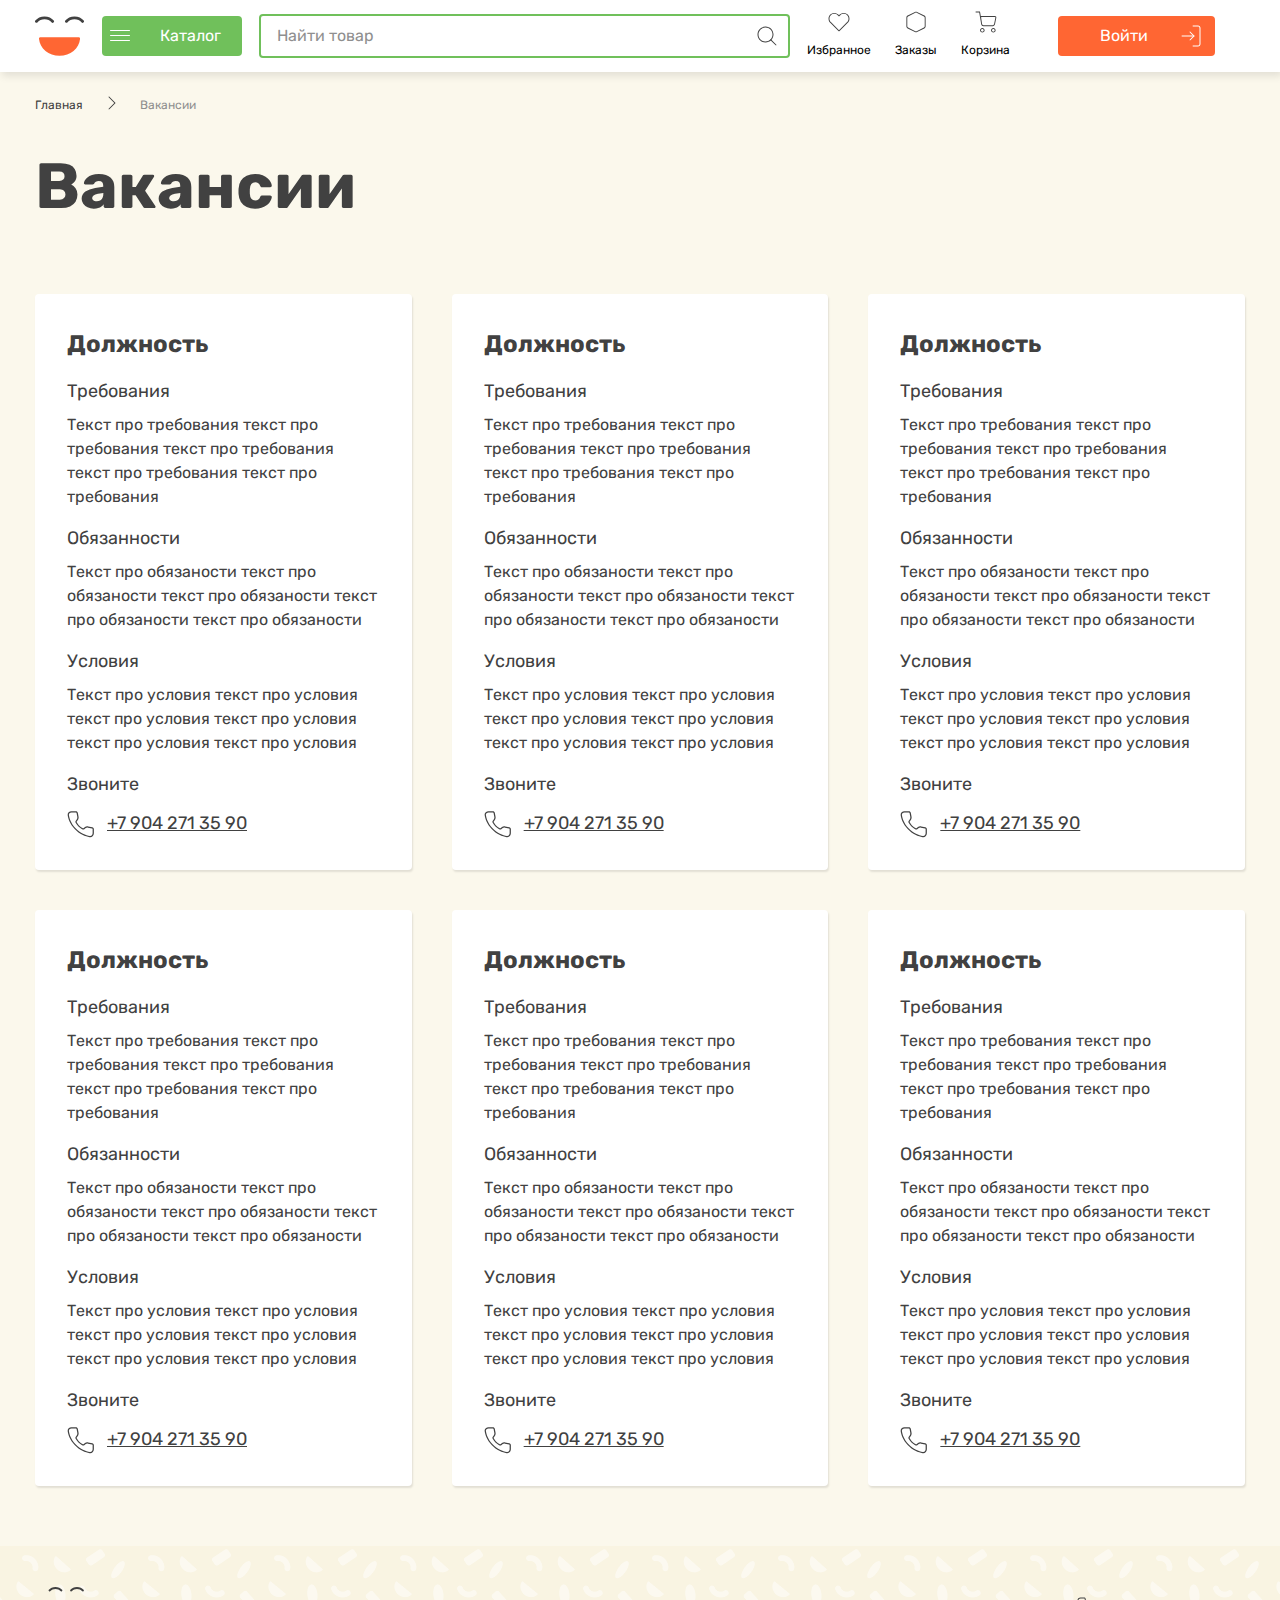
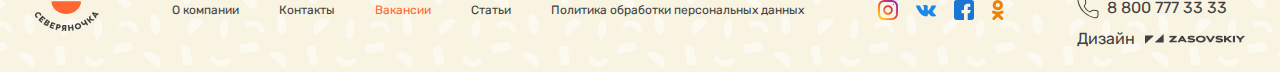
<file: jobs.html>
<!DOCTYPE html>
<html lang="ru">
  <head>
    <meta charset="UTF-8">
    <meta http-equiv="X-UA-Compatible" content="IE=edge">
    <meta name="viewport" content="width=device-width, initial-scale=1.0">
    <meta name="description" content="описание магазина">
    <meta name="keywords" content="ключевое-слово-1, ключевое-слово-2">
    <title>Вакансии | Северяночка</title>
    <link rel="preload" href="./fonts/Rubik-Bold.woff2" as="font">
    <link rel="preload" href="./fonts/Rubik-Regular.woff2" as="font">
    <link rel="shortcut icon" href="./images/favicon.ico">
    <link rel="stylesheet" href="./css/style.min.css">
    <script defer src="https://api-maps.yandex.ru/2.1/?apikey=8a668916-04d0-4f25-8d4a-b97888776387&amp;lang=ru_RU"></script>
    <script defer src="./js/main.min.js"></script>
  </head>
  <body>
    <aside class="mobile-menu">
      <div class="container mobile-menu__container">
        <div class="mobile-menu__row">
          <nav class="nav main-nav">
            <ul class="nav__list main-nav__list">
              <li class="nav__item nav-item main-nav-item"><a class="nav-item__link main-nav-item__link" href="./catalog.html"><svg class="nav-item__icon main-nav-item__icon" width="25" height="24" viewBox="0 0 25 24" fill="none" xmlns="http://www.w3.org/2000/svg">
<path fill-rule="evenodd" clip-rule="evenodd" d="M3 12C3 11.7239 3.22386 11.5 3.5 11.5H21.5C21.7761 11.5 22 11.7239 22 12C22 12.2761 21.7761 12.5 21.5 12.5H3.5C3.22386 12.5 3 12.2761 3 12Z" fill="#414141"/>
<path fill-rule="evenodd" clip-rule="evenodd" d="M3 6C3 5.72386 3.22386 5.5 3.5 5.5H21.5C21.7761 5.5 22 5.72386 22 6C22 6.27614 21.7761 6.5 21.5 6.5H3.5C3.22386 6.5 3 6.27614 3 6Z" fill="#414141"/>
<path fill-rule="evenodd" clip-rule="evenodd" d="M3 18C3 17.7239 3.22386 17.5 3.5 17.5H21.5C21.7761 17.5 22 17.7239 22 18C22 18.2761 21.7761 18.5 21.5 18.5H3.5C3.22386 18.5 3 18.2761 3 18Z" fill="#414141"/>
</svg><span class="nav-item__text main-nav-item__text">Каталог</span></a></li>
              <li class="nav__item nav-item main-nav-item"><a class="nav-item__link main-nav-item__link" href="./favourites.html"><svg class="nav-item__icon main-nav-item__icon" width="23" height="20" viewBox="0 0 23 20" fill="none" xmlns="http://www.w3.org/2000/svg">
<path fill-rule="evenodd" clip-rule="evenodd" d="M12.2046 2.25644C13.3299 1.13067 14.8564 0.498169 16.4482 0.498169C18.0399 0.498169 19.5664 1.13063 20.6916 2.25636C21.8174 3.38164 22.45 4.90829 22.45 6.49999C22.45 8.09174 21.8175 9.61826 20.6917 10.7435C20.6917 10.7436 20.6917 10.7435 20.6917 10.7435L11.8517 19.5835C11.6565 19.7788 11.3399 19.7788 11.1446 19.5835L2.30461 10.7435C-0.0390375 8.3999 -0.0390373 4.60009 2.30461 2.25644C4.64826 -0.0872086 8.44807 -0.0872087 10.7917 2.25644L11.4982 2.96289L12.2046 2.25644C12.2046 2.25641 12.2046 2.25647 12.2046 2.25644ZM16.4482 1.49817C15.1217 1.49817 13.8496 2.02528 12.9118 2.96346L11.8517 4.02355C11.758 4.11732 11.6308 4.16999 11.4982 4.16999C11.3656 4.16999 11.2384 4.11732 11.1446 4.02355L10.0846 2.96355C8.13149 1.01042 4.96484 1.01042 3.01172 2.96355C1.05859 4.91667 1.05859 8.08332 3.01172 10.0364L11.4982 18.5229L19.9846 10.0364C20.9228 9.09869 21.45 7.82648 21.45 6.49999C21.45 5.17351 20.9229 3.90138 19.9847 2.96363C19.0469 2.02544 17.7747 1.49817 16.4482 1.49817Z" fill="#414141"/>
</svg><span class="nav-item__text main-nav-item__text">Избранное</span><span class="nav-item__count main-nav-item__count favourite-link__count"></span></a></li>
              <li class="nav__item nav-item main-nav-item"><a class="nav-item__link main-nav-item__link" href="#"><svg class="nav-item__icon main-nav-item__icon" width="22" height="24" viewBox="0 0 22 24" fill="none" xmlns="http://www.w3.org/2000/svg">
<path fill-rule="evenodd" clip-rule="evenodd" d="M10.3325 1.89776C10.3324 1.89785 10.3327 1.89767 10.3325 1.89776L2.33366 5.89721L2.33255 5.89776C1.82288 6.15102 1.50045 6.67089 1.50005 7.24V16.7635C1.49608 17.3334 1.81541 17.8563 2.32416 18.113C2.32387 18.1129 2.32445 18.1132 2.32416 18.113L10.3237 22.1128C10.7462 22.3242 11.2438 22.3243 11.6663 22.1129L19.6664 18.1128L19.6675 18.1122C20.1773 17.8589 20.4997 17.3389 20.5 16.7697V7.24026C20.4997 6.67105 20.1773 6.15106 19.6675 5.89776L19.6664 5.89721L11.6675 1.89776C11.6674 1.89767 11.6677 1.89786 11.6675 1.89776C11.2474 1.6892 10.7527 1.68919 10.3325 1.89776ZM9.88755 1.00223C10.5883 0.654 11.4118 0.654 12.1125 1.00223L12.1137 1.00278L20.1125 5.00223C20.1124 5.00215 20.1127 5.00231 20.1125 5.00223C20.9618 5.42448 21.4995 6.29123 21.5 7.23973V16.77C21.4995 17.7184 20.9624 18.5852 20.1132 19.0074C20.113 19.0075 20.1134 19.0073 20.1132 19.0074L12.1138 23.0071C12.1138 23.0072 12.1138 23.0071 12.1138 23.0071C11.4097 23.3594 10.5806 23.3595 9.87644 23.0072C9.87639 23.0072 9.87649 23.0072 9.87644 23.0072L1.87644 19.0072L1.87506 19.0065C1.02685 18.5791 0.494133 17.708 0.500049 16.7584V7.24C0.500552 6.29154 1.03772 5.4248 1.88695 5.00253C1.88675 5.00263 1.88715 5.00243 1.88695 5.00253L9.88644 1.00278L9.88755 1.00223Z" fill="#414141"/>
</svg><span class="nav-item__text main-nav-item__text">Заказы</span></a></li>
              <li class="nav__item nav-item main-nav-item"><a class="nav-item__link main-nav-item__link basket-link" href="#"><svg class="nav-item__icon main-nav-item__icon" width="24" height="24" viewBox="0 0 24 24" fill="none" xmlns="http://www.w3.org/2000/svg">
<path fill-rule="evenodd" clip-rule="evenodd" d="M5.5 21C5.5 19.6193 6.61929 18.5 8 18.5C9.38071 18.5 10.5 19.6193 10.5 21C10.5 22.3807 9.38071 23.5 8 23.5C6.61929 23.5 5.5 22.3807 5.5 21ZM8 19.5C7.17157 19.5 6.5 20.1716 6.5 21C6.5 21.8284 7.17157 22.5 8 22.5C8.82843 22.5 9.5 21.8284 9.5 21C9.5 20.1716 8.82843 19.5 8 19.5Z" fill="#414141"/>
<path fill-rule="evenodd" clip-rule="evenodd" d="M17.5 21C17.5 19.6193 18.6193 18.5 20 18.5C21.3807 18.5 22.5 19.6193 22.5 21C22.5 22.3807 21.3807 23.5 20 23.5C18.6193 23.5 17.5 22.3807 17.5 21ZM20 19.5C19.1716 19.5 18.5 20.1716 18.5 21C18.5 21.8284 19.1716 22.5 20 22.5C20.8284 22.5 21.5 21.8284 21.5 21C21.5 20.1716 20.8284 19.5 20 19.5Z" fill="#414141"/>
<path fill-rule="evenodd" clip-rule="evenodd" d="M1 0.5C0.723858 0.5 0.5 0.723858 0.5 1C0.5 1.27614 0.723858 1.5 1 1.5H4.58051C5.33783 5.79147 6.10333 10.0643 6.74931 14.3709C6.93288 15.5947 7.98416 16.5 9.22165 16.5H19.3597C20.5514 16.5 21.5774 15.6588 21.8111 14.4903L23.2503 7.29417C23.436 6.36599 22.726 5.5 21.7795 5.5H7.16046C6.8575 5.5 6.57797 5.58901 6.34436 5.74093L5.49239 0.913107C5.45023 0.674179 5.24262 0.5 5 0.5H1ZM6.666 7.07417C6.62065 6.77187 6.85478 6.5 7.16046 6.5H21.7795C22.095 6.5 22.3316 6.78866 22.2698 7.09806L20.8305 14.2942C20.6903 14.9953 20.0747 15.5 19.3597 15.5H9.22165C8.47916 15.5 7.84839 14.9568 7.73825 14.2225L6.666 7.07417Z" fill="#414141"/>
</svg><span class="nav-item__text main-nav-item__text">Корзина</span><span class="nav-item__count main-nav-item__count basket-link__count basket-count"></span></a></li>
            </ul>
          </nav>
          <div class="profile header__profile unlogined">
            <button class="profile__login login-btn activate-popup" type="button" data-popup-selector=".popup-login"><span class="login-btn__text">Войти</span><svg width="24" height="24" viewBox="0 0 24 24" fill="none" xmlns="http://www.w3.org/2000/svg">
<path fill-rule="evenodd" clip-rule="evenodd" d="M13.5 2C13.5 1.72386 13.7239 1.5 14 1.5H19C20.3807 1.5 21.5 2.61929 21.5 4V20C21.5 21.3807 20.3807 22.5 19 22.5H14C13.7239 22.5 13.5 22.2761 13.5 22C13.5 21.7239 13.7239 21.5 14 21.5H19C19.8284 21.5 20.5 20.8284 20.5 20V4C20.5 3.17157 19.8284 2.5 19 2.5H14C13.7239 2.5 13.5 2.27614 13.5 2Z" fill="white"/>
<path fill-rule="evenodd" clip-rule="evenodd" d="M10.6464 7.64645C10.8417 7.45118 11.1583 7.45118 11.3536 7.64645L15.3536 11.6464C15.5488 11.8417 15.5488 12.1583 15.3536 12.3536L11.3536 16.3536C11.1583 16.5488 10.8417 16.5488 10.6464 16.3536C10.4512 16.1583 10.4512 15.8417 10.6464 15.6464L14.2929 12L10.6464 8.35355C10.4512 8.15829 10.4512 7.84171 10.6464 7.64645Z" fill="white"/>
<path fill-rule="evenodd" clip-rule="evenodd" d="M2.5 12C2.5 11.7239 2.72386 11.5 3 11.5H15C15.2761 11.5 15.5 11.7239 15.5 12C15.5 12.2761 15.2761 12.5 15 12.5H3C2.72386 12.5 2.5 12.2761 2.5 12Z" fill="white"/>
</svg>
            </button>
          </div>
        </div>
      </div>
    </aside>
    <header class="header">
      <div class="header__top">
        <div class="container header__container">
          <div class="header__row"><a class="logo header__logo" href="./index.html">
              <picture>
                <source srcset="./images/logo-mobile.svg" media="(max-width: 1360px )"><img class="logo__img" src="./images/logo.svg" alt="logo">
              </picture></a>
            <button class="catalog-activate header__catalog-activate" type="button"><span class="burger catalog-activate__burger"></span><span class="catalog-activate__text">Каталог</span></button>
            <div class="search header__search">
              <input class="search__input" type="text" placeholder="Найти товар">
              <button class="search__icon" type="button"><svg width="24" height="24" viewBox="0 0 24 24" fill="none" xmlns="http://www.w3.org/2000/svg">
<path fill-rule="evenodd" clip-rule="evenodd" d="M2.5 10.5C2.5 6.08172 6.08172 2.5 10.5 2.5C14.9183 2.5 18.5 6.08172 18.5 10.5C18.5 14.9183 14.9183 18.5 10.5 18.5C6.08172 18.5 2.5 14.9183 2.5 10.5ZM10.5 3.5C6.63401 3.5 3.5 6.63401 3.5 10.5C3.5 14.366 6.63401 17.5 10.5 17.5C14.366 17.5 17.5 14.366 17.5 10.5C17.5 6.63401 14.366 3.5 10.5 3.5Z" fill="#414141"/>
<path fill-rule="evenodd" clip-rule="evenodd" d="M15.4463 15.4464C15.6415 15.2512 15.9581 15.2512 16.1534 15.4464L21.3534 20.6464C21.5486 20.8417 21.5486 21.1583 21.3534 21.3535C21.1581 21.5488 20.8415 21.5488 20.6463 21.3535L15.4463 16.1535C15.251 15.9583 15.251 15.6417 15.4463 15.4464Z" fill="#414141"/>
</svg>
              </button>
              <ul class="search__live-list live-list"></ul>
            </div>
            <nav class="nav main-nav">
              <ul class="nav__list main-nav__list">
                <li class="nav__item nav-item main-nav-item"><a class="nav-item__link main-nav-item__link favourite-link" href="./favourites.html"><svg class="nav-item__icon main-nav-item__icon" width="23" height="20" viewBox="0 0 23 20" fill="none" xmlns="http://www.w3.org/2000/svg">
<path fill-rule="evenodd" clip-rule="evenodd" d="M12.2046 2.25644C13.3299 1.13067 14.8564 0.498169 16.4482 0.498169C18.0399 0.498169 19.5664 1.13063 20.6916 2.25636C21.8174 3.38164 22.45 4.90829 22.45 6.49999C22.45 8.09174 21.8175 9.61826 20.6917 10.7435C20.6917 10.7436 20.6917 10.7435 20.6917 10.7435L11.8517 19.5835C11.6565 19.7788 11.3399 19.7788 11.1446 19.5835L2.30461 10.7435C-0.0390375 8.3999 -0.0390373 4.60009 2.30461 2.25644C4.64826 -0.0872086 8.44807 -0.0872087 10.7917 2.25644L11.4982 2.96289L12.2046 2.25644C12.2046 2.25641 12.2046 2.25647 12.2046 2.25644ZM16.4482 1.49817C15.1217 1.49817 13.8496 2.02528 12.9118 2.96346L11.8517 4.02355C11.758 4.11732 11.6308 4.16999 11.4982 4.16999C11.3656 4.16999 11.2384 4.11732 11.1446 4.02355L10.0846 2.96355C8.13149 1.01042 4.96484 1.01042 3.01172 2.96355C1.05859 4.91667 1.05859 8.08332 3.01172 10.0364L11.4982 18.5229L19.9846 10.0364C20.9228 9.09869 21.45 7.82648 21.45 6.49999C21.45 5.17351 20.9229 3.90138 19.9847 2.96363C19.0469 2.02544 17.7747 1.49817 16.4482 1.49817Z" fill="#414141"/>
</svg><span class="nav-item__text main-nav-item__text">Избранное</span><span class="nav-item__count main-nav-item__count favourite-link__count"></span></a></li>
                <li class="nav__item nav-item main-nav-item"><a class="nav-item__link main-nav-item__link" href="#"><svg class="nav-item__icon main-nav-item__icon" width="22" height="24" viewBox="0 0 22 24" fill="none" xmlns="http://www.w3.org/2000/svg">
<path fill-rule="evenodd" clip-rule="evenodd" d="M10.3325 1.89776C10.3324 1.89785 10.3327 1.89767 10.3325 1.89776L2.33366 5.89721L2.33255 5.89776C1.82288 6.15102 1.50045 6.67089 1.50005 7.24V16.7635C1.49608 17.3334 1.81541 17.8563 2.32416 18.113C2.32387 18.1129 2.32445 18.1132 2.32416 18.113L10.3237 22.1128C10.7462 22.3242 11.2438 22.3243 11.6663 22.1129L19.6664 18.1128L19.6675 18.1122C20.1773 17.8589 20.4997 17.3389 20.5 16.7697V7.24026C20.4997 6.67105 20.1773 6.15106 19.6675 5.89776L19.6664 5.89721L11.6675 1.89776C11.6674 1.89767 11.6677 1.89786 11.6675 1.89776C11.2474 1.6892 10.7527 1.68919 10.3325 1.89776ZM9.88755 1.00223C10.5883 0.654 11.4118 0.654 12.1125 1.00223L12.1137 1.00278L20.1125 5.00223C20.1124 5.00215 20.1127 5.00231 20.1125 5.00223C20.9618 5.42448 21.4995 6.29123 21.5 7.23973V16.77C21.4995 17.7184 20.9624 18.5852 20.1132 19.0074C20.113 19.0075 20.1134 19.0073 20.1132 19.0074L12.1138 23.0071C12.1138 23.0072 12.1138 23.0071 12.1138 23.0071C11.4097 23.3594 10.5806 23.3595 9.87644 23.0072C9.87639 23.0072 9.87649 23.0072 9.87644 23.0072L1.87644 19.0072L1.87506 19.0065C1.02685 18.5791 0.494133 17.708 0.500049 16.7584V7.24C0.500552 6.29154 1.03772 5.4248 1.88695 5.00253C1.88675 5.00263 1.88715 5.00243 1.88695 5.00253L9.88644 1.00278L9.88755 1.00223Z" fill="#414141"/>
</svg><span class="nav-item__text main-nav-item__text">Заказы</span></a></li>
                <li class="nav__item nav-item main-nav-item"><a class="nav-item__link main-nav-item__link basket-link" href="./basket.html"><svg class="nav-item__icon main-nav-item__icon" width="24" height="24" viewBox="0 0 24 24" fill="none" xmlns="http://www.w3.org/2000/svg">
<path fill-rule="evenodd" clip-rule="evenodd" d="M5.5 21C5.5 19.6193 6.61929 18.5 8 18.5C9.38071 18.5 10.5 19.6193 10.5 21C10.5 22.3807 9.38071 23.5 8 23.5C6.61929 23.5 5.5 22.3807 5.5 21ZM8 19.5C7.17157 19.5 6.5 20.1716 6.5 21C6.5 21.8284 7.17157 22.5 8 22.5C8.82843 22.5 9.5 21.8284 9.5 21C9.5 20.1716 8.82843 19.5 8 19.5Z" fill="#414141"/>
<path fill-rule="evenodd" clip-rule="evenodd" d="M17.5 21C17.5 19.6193 18.6193 18.5 20 18.5C21.3807 18.5 22.5 19.6193 22.5 21C22.5 22.3807 21.3807 23.5 20 23.5C18.6193 23.5 17.5 22.3807 17.5 21ZM20 19.5C19.1716 19.5 18.5 20.1716 18.5 21C18.5 21.8284 19.1716 22.5 20 22.5C20.8284 22.5 21.5 21.8284 21.5 21C21.5 20.1716 20.8284 19.5 20 19.5Z" fill="#414141"/>
<path fill-rule="evenodd" clip-rule="evenodd" d="M1 0.5C0.723858 0.5 0.5 0.723858 0.5 1C0.5 1.27614 0.723858 1.5 1 1.5H4.58051C5.33783 5.79147 6.10333 10.0643 6.74931 14.3709C6.93288 15.5947 7.98416 16.5 9.22165 16.5H19.3597C20.5514 16.5 21.5774 15.6588 21.8111 14.4903L23.2503 7.29417C23.436 6.36599 22.726 5.5 21.7795 5.5H7.16046C6.8575 5.5 6.57797 5.58901 6.34436 5.74093L5.49239 0.913107C5.45023 0.674179 5.24262 0.5 5 0.5H1ZM6.666 7.07417C6.62065 6.77187 6.85478 6.5 7.16046 6.5H21.7795C22.095 6.5 22.3316 6.78866 22.2698 7.09806L20.8305 14.2942C20.6903 14.9953 20.0747 15.5 19.3597 15.5H9.22165C8.47916 15.5 7.84839 14.9568 7.73825 14.2225L6.666 7.07417Z" fill="#414141"/>
</svg><span class="nav-item__text main-nav-item__text">Корзина</span><span class="nav-item__count main-nav-item__count basket-link__count basket-count"></span></a></li>
              </ul>
            </nav>
            <div class="profile header__profile unlogined">
              <button class="profile__login login-btn activate-popup" type="button" data-popup-selector=".popup-login"><span class="login-btn__text">Войти</span><svg width="24" height="24" viewBox="0 0 24 24" fill="none" xmlns="http://www.w3.org/2000/svg">
<path fill-rule="evenodd" clip-rule="evenodd" d="M13.5 2C13.5 1.72386 13.7239 1.5 14 1.5H19C20.3807 1.5 21.5 2.61929 21.5 4V20C21.5 21.3807 20.3807 22.5 19 22.5H14C13.7239 22.5 13.5 22.2761 13.5 22C13.5 21.7239 13.7239 21.5 14 21.5H19C19.8284 21.5 20.5 20.8284 20.5 20V4C20.5 3.17157 19.8284 2.5 19 2.5H14C13.7239 2.5 13.5 2.27614 13.5 2Z" fill="white"/>
<path fill-rule="evenodd" clip-rule="evenodd" d="M10.6464 7.64645C10.8417 7.45118 11.1583 7.45118 11.3536 7.64645L15.3536 11.6464C15.5488 11.8417 15.5488 12.1583 15.3536 12.3536L11.3536 16.3536C11.1583 16.5488 10.8417 16.5488 10.6464 16.3536C10.4512 16.1583 10.4512 15.8417 10.6464 15.6464L14.2929 12L10.6464 8.35355C10.4512 8.15829 10.4512 7.84171 10.6464 7.64645Z" fill="white"/>
<path fill-rule="evenodd" clip-rule="evenodd" d="M2.5 12C2.5 11.7239 2.72386 11.5 3 11.5H15C15.2761 11.5 15.5 11.7239 15.5 12C15.5 12.2761 15.2761 12.5 15 12.5H3C2.72386 12.5 2.5 12.2761 2.5 12Z" fill="white"/>
</svg>
              </button>
            </div>
          </div>
        </div>
      </div>
      <div class="header__bottom">
        <div class="catalog header__catalog">
          <div class="container catalog__container">
            <div class="catalog__row">
              <ul class="catalog-list catalog__list">
                <li class="catalog-list__item"><a class="catalog-list__link" href="./category.html">Молоко, сыр, яйцо</a></li>
                <li class="catalog-list__item"><a class="catalog-list__link" href="./category.html">Хлеб</a></li>
                <li class="catalog-list__item"><a class="catalog-list__link" href="./category.html">Фрукты и овощи</a></li>
                <li class="catalog-list__item"><a class="catalog-list__link" href="./category.html">Замороженные продукты</a></li>
              </ul>
              <ul class="catalog-list catalog__list">
                <li class="catalog-list__item"><a class="catalog-list__link" href="./category.html">Напитки</a></li>
                <li class="catalog-list__item"><a class="catalog-list__link" href="./category.html">Кондитерские изделия</a></li>
                <li class="catalog-list__item"><a class="catalog-list__link" href="./category.html">Чай, кофе</a></li>
              </ul>
              <ul class="catalog-list catalog__list">
                <li class="catalog-list__item"><a class="catalog-list__link" href="./category.html">Бакалея</a></li>
                <li class="catalog-list__item"><a class="catalog-list__link" href="./category.html">Здоровое питание</a></li>
                <li class="catalog-list__item"><a class="catalog-list__link" href="./category.html">Зоотовары</a></li>
              </ul>
              <ul class="catalog-list catalog__list">
                <li class="catalog-list__item"><a class="catalog-list__link" href="./category.html">Непродовольственные товары</a></li>
                <li class="catalog-list__item"><a class="catalog-list__link" href="./category.html">Детское питание</a></li>
                <li class="catalog-list__item"><a class="catalog-list__link" href="./category.html">Мясо, птица, колбаса</a></li>
              </ul>
            </div>
          </div>
        </div>
      </div>
    </header>
    <main class="main">
      <section class="jobs">
        <div class="container jobs__container">
          <div class="jobs__row">
            <div class="top-content">
              <ul class="top-content__bread-crumbs bread-crumbs">
                <li class="bread-crumbs__link-block link-block"><a class="link-block__link" href="./index.html">Главная</a>
                  <div class="link-block__arrow"><svg class="bread-crumbs__link-arrow" width="8" height="14" viewBox="0 0 8 14" fill="none" xmlns="http://www.w3.org/2000/svg">
<path fill-rule="evenodd" clip-rule="evenodd" d="M0.646447 0.646447C0.841709 0.451184 1.15829 0.451184 1.35355 0.646447L7.35355 6.64645C7.54882 6.84171 7.54882 7.15829 7.35355 7.35355L1.35355 13.3536C1.15829 13.5488 0.841709 13.5488 0.646447 13.3536C0.451184 13.1583 0.451184 12.8417 0.646447 12.6464L6.29289 7L0.646447 1.35355C0.451184 1.15829 0.451184 0.841709 0.646447 0.646447Z" fill="#414141"/>
</svg>
                  </div>
                </li>
                <li class="bread-crumbs__link-block link-block"><a class="link-block__link">Вакансии</a></li>
              </ul>
              <div class="top-content__title-block top-title-block">
                <h2 class="catalog-section__title top-title soft">Вакансии</h2>
              </div>
            </div>
            <div class="jobs__content">
              <div class="jobs__grid">
                <article class="jobs__job job">
                  <h3 class="job__title">Должность</h3>
                  <dl class="job__conditions conditions">
                    <div class="conditions__condition condition">
                      <dt class="condition__title">Требования</dt>
                      <dd class="condition__value">
                        <p>Текст про требования текст про требования текст про требования текст про требования текст про требования</p>
                      </dd>
                    </div>
                    <div class="conditions__condition condition">
                      <dt class="condition__title">Обязанности</dt>
                      <dd class="condition__value">
                        <p>Текст про обязаности текст про обязаности текст про обязаности текст про обязаности текст про обязаности</p>
                      </dd>
                    </div>
                    <div class="conditions__condition condition">
                      <dt class="condition__title">Условия</dt>
                      <dd class="condition__value">
                        <p>Текст про условия текст про условия текст про условия текст про условия текст про условия текст про условия</p>
                      </dd>
                    </div>
                  </dl>
                  <div class="job__telephone-block"><span class="job__invite-text">Звоните</span><a class="job__telephone telephone" href="#"><svg class="telephone__icon" width="30" height="30" viewBox="0 0 30 30" fill="none" xmlns="http://www.w3.org/2000/svg">
<path fill-rule="evenodd" clip-rule="evenodd" d="M0.663186 7.03493C0.373237 4.72757 2.34828 3.125 4.46942 3.125H8.959C9.86517 3.125 10.6417 3.77304 10.8038 4.66459L11.5617 8.83316C11.7881 10.0783 11.4642 11.3606 10.6736 12.3488L9.76931 13.4791C9.60817 13.6806 9.59344 13.9476 9.71792 14.1506C10.3049 15.1077 11.3607 16.7246 12.3192 17.6831C13.2776 18.6415 14.8945 19.6974 15.8516 20.2843C16.0546 20.4088 16.3217 20.3941 16.5231 20.2329L17.6534 19.3287C18.6417 18.5381 19.9239 18.2141 21.1691 18.4405L25.3376 19.1985C26.2292 19.3606 26.8772 20.1371 26.8772 21.0432V25.2271C26.8772 27.504 25.0635 29.53 22.6463 29.1413C18.5056 28.4754 12.5867 26.346 7.66923 21.0503C2.88791 15.9012 1.11664 10.6434 0.663186 7.03493ZM4.46942 4.375C2.88878 4.375 1.73184 5.51355 1.90343 6.87908C2.3263 10.2442 3.99305 15.2543 8.58522 20.1997C13.2721 25.2471 18.9134 27.2749 22.8448 27.9071C24.3378 28.1472 25.6272 26.9106 25.6272 25.2271V21.0432C25.6272 20.7412 25.4112 20.4823 25.114 20.4283L20.9455 19.6704C20.056 19.5087 19.1402 19.74 18.4343 20.3048L17.304 21.209C16.7067 21.6868 15.8671 21.7601 15.1982 21.3499C14.2442 20.7649 12.51 19.6416 11.4353 18.5669C10.3606 17.4923 9.23737 15.758 8.65234 14.8041C8.24209 14.1351 8.31539 13.2956 8.79323 12.6983L9.69747 11.568C10.2622 10.8621 10.4936 9.94619 10.3318 9.05677L9.57392 4.8882C9.51989 4.59101 9.26106 4.375 8.959 4.375H4.46942Z" fill="#414141"/>
</svg>
                      <div class="telephone__number">+7 904 271 35 90</div></a></div>
                </article>
                <article class="jobs__job job">
                  <h3 class="job__title">Должность</h3>
                  <dl class="job__conditions conditions">
                    <div class="conditions__condition condition">
                      <dt class="condition__title">Требования</dt>
                      <dd class="condition__value">
                        <p>Текст про требования текст про требования текст про требования текст про требования текст про требования</p>
                      </dd>
                    </div>
                    <div class="conditions__condition condition">
                      <dt class="condition__title">Обязанности</dt>
                      <dd class="condition__value">
                        <p>Текст про обязаности текст про обязаности текст про обязаности текст про обязаности текст про обязаности</p>
                      </dd>
                    </div>
                    <div class="conditions__condition condition">
                      <dt class="condition__title">Условия</dt>
                      <dd class="condition__value">
                        <p>Текст про условия текст про условия текст про условия текст про условия текст про условия текст про условия</p>
                      </dd>
                    </div>
                  </dl>
                  <div class="job__telephone-block"><span class="job__invite-text">Звоните</span><a class="job__telephone telephone" href="#"><svg class="telephone__icon" width="30" height="30" viewBox="0 0 30 30" fill="none" xmlns="http://www.w3.org/2000/svg">
<path fill-rule="evenodd" clip-rule="evenodd" d="M0.663186 7.03493C0.373237 4.72757 2.34828 3.125 4.46942 3.125H8.959C9.86517 3.125 10.6417 3.77304 10.8038 4.66459L11.5617 8.83316C11.7881 10.0783 11.4642 11.3606 10.6736 12.3488L9.76931 13.4791C9.60817 13.6806 9.59344 13.9476 9.71792 14.1506C10.3049 15.1077 11.3607 16.7246 12.3192 17.6831C13.2776 18.6415 14.8945 19.6974 15.8516 20.2843C16.0546 20.4088 16.3217 20.3941 16.5231 20.2329L17.6534 19.3287C18.6417 18.5381 19.9239 18.2141 21.1691 18.4405L25.3376 19.1985C26.2292 19.3606 26.8772 20.1371 26.8772 21.0432V25.2271C26.8772 27.504 25.0635 29.53 22.6463 29.1413C18.5056 28.4754 12.5867 26.346 7.66923 21.0503C2.88791 15.9012 1.11664 10.6434 0.663186 7.03493ZM4.46942 4.375C2.88878 4.375 1.73184 5.51355 1.90343 6.87908C2.3263 10.2442 3.99305 15.2543 8.58522 20.1997C13.2721 25.2471 18.9134 27.2749 22.8448 27.9071C24.3378 28.1472 25.6272 26.9106 25.6272 25.2271V21.0432C25.6272 20.7412 25.4112 20.4823 25.114 20.4283L20.9455 19.6704C20.056 19.5087 19.1402 19.74 18.4343 20.3048L17.304 21.209C16.7067 21.6868 15.8671 21.7601 15.1982 21.3499C14.2442 20.7649 12.51 19.6416 11.4353 18.5669C10.3606 17.4923 9.23737 15.758 8.65234 14.8041C8.24209 14.1351 8.31539 13.2956 8.79323 12.6983L9.69747 11.568C10.2622 10.8621 10.4936 9.94619 10.3318 9.05677L9.57392 4.8882C9.51989 4.59101 9.26106 4.375 8.959 4.375H4.46942Z" fill="#414141"/>
</svg>
                      <div class="telephone__number">+7 904 271 35 90</div></a></div>
                </article>
                <article class="jobs__job job">
                  <h3 class="job__title">Должность</h3>
                  <dl class="job__conditions conditions">
                    <div class="conditions__condition condition">
                      <dt class="condition__title">Требования</dt>
                      <dd class="condition__value">
                        <p>Текст про требования текст про требования текст про требования текст про требования текст про требования</p>
                      </dd>
                    </div>
                    <div class="conditions__condition condition">
                      <dt class="condition__title">Обязанности</dt>
                      <dd class="condition__value">
                        <p>Текст про обязаности текст про обязаности текст про обязаности текст про обязаности текст про обязаности</p>
                      </dd>
                    </div>
                    <div class="conditions__condition condition">
                      <dt class="condition__title">Условия</dt>
                      <dd class="condition__value">
                        <p>Текст про условия текст про условия текст про условия текст про условия текст про условия текст про условия</p>
                      </dd>
                    </div>
                  </dl>
                  <div class="job__telephone-block"><span class="job__invite-text">Звоните</span><a class="job__telephone telephone" href="#"><svg class="telephone__icon" width="30" height="30" viewBox="0 0 30 30" fill="none" xmlns="http://www.w3.org/2000/svg">
<path fill-rule="evenodd" clip-rule="evenodd" d="M0.663186 7.03493C0.373237 4.72757 2.34828 3.125 4.46942 3.125H8.959C9.86517 3.125 10.6417 3.77304 10.8038 4.66459L11.5617 8.83316C11.7881 10.0783 11.4642 11.3606 10.6736 12.3488L9.76931 13.4791C9.60817 13.6806 9.59344 13.9476 9.71792 14.1506C10.3049 15.1077 11.3607 16.7246 12.3192 17.6831C13.2776 18.6415 14.8945 19.6974 15.8516 20.2843C16.0546 20.4088 16.3217 20.3941 16.5231 20.2329L17.6534 19.3287C18.6417 18.5381 19.9239 18.2141 21.1691 18.4405L25.3376 19.1985C26.2292 19.3606 26.8772 20.1371 26.8772 21.0432V25.2271C26.8772 27.504 25.0635 29.53 22.6463 29.1413C18.5056 28.4754 12.5867 26.346 7.66923 21.0503C2.88791 15.9012 1.11664 10.6434 0.663186 7.03493ZM4.46942 4.375C2.88878 4.375 1.73184 5.51355 1.90343 6.87908C2.3263 10.2442 3.99305 15.2543 8.58522 20.1997C13.2721 25.2471 18.9134 27.2749 22.8448 27.9071C24.3378 28.1472 25.6272 26.9106 25.6272 25.2271V21.0432C25.6272 20.7412 25.4112 20.4823 25.114 20.4283L20.9455 19.6704C20.056 19.5087 19.1402 19.74 18.4343 20.3048L17.304 21.209C16.7067 21.6868 15.8671 21.7601 15.1982 21.3499C14.2442 20.7649 12.51 19.6416 11.4353 18.5669C10.3606 17.4923 9.23737 15.758 8.65234 14.8041C8.24209 14.1351 8.31539 13.2956 8.79323 12.6983L9.69747 11.568C10.2622 10.8621 10.4936 9.94619 10.3318 9.05677L9.57392 4.8882C9.51989 4.59101 9.26106 4.375 8.959 4.375H4.46942Z" fill="#414141"/>
</svg>
                      <div class="telephone__number">+7 904 271 35 90</div></a></div>
                </article>
                <article class="jobs__job job">
                  <h3 class="job__title">Должность</h3>
                  <dl class="job__conditions conditions">
                    <div class="conditions__condition condition">
                      <dt class="condition__title">Требования</dt>
                      <dd class="condition__value">
                        <p>Текст про требования текст про требования текст про требования текст про требования текст про требования</p>
                      </dd>
                    </div>
                    <div class="conditions__condition condition">
                      <dt class="condition__title">Обязанности</dt>
                      <dd class="condition__value">
                        <p>Текст про обязаности текст про обязаности текст про обязаности текст про обязаности текст про обязаности</p>
                      </dd>
                    </div>
                    <div class="conditions__condition condition">
                      <dt class="condition__title">Условия</dt>
                      <dd class="condition__value">
                        <p>Текст про условия текст про условия текст про условия текст про условия текст про условия текст про условия</p>
                      </dd>
                    </div>
                  </dl>
                  <div class="job__telephone-block"><span class="job__invite-text">Звоните</span><a class="job__telephone telephone" href="#"><svg class="telephone__icon" width="30" height="30" viewBox="0 0 30 30" fill="none" xmlns="http://www.w3.org/2000/svg">
<path fill-rule="evenodd" clip-rule="evenodd" d="M0.663186 7.03493C0.373237 4.72757 2.34828 3.125 4.46942 3.125H8.959C9.86517 3.125 10.6417 3.77304 10.8038 4.66459L11.5617 8.83316C11.7881 10.0783 11.4642 11.3606 10.6736 12.3488L9.76931 13.4791C9.60817 13.6806 9.59344 13.9476 9.71792 14.1506C10.3049 15.1077 11.3607 16.7246 12.3192 17.6831C13.2776 18.6415 14.8945 19.6974 15.8516 20.2843C16.0546 20.4088 16.3217 20.3941 16.5231 20.2329L17.6534 19.3287C18.6417 18.5381 19.9239 18.2141 21.1691 18.4405L25.3376 19.1985C26.2292 19.3606 26.8772 20.1371 26.8772 21.0432V25.2271C26.8772 27.504 25.0635 29.53 22.6463 29.1413C18.5056 28.4754 12.5867 26.346 7.66923 21.0503C2.88791 15.9012 1.11664 10.6434 0.663186 7.03493ZM4.46942 4.375C2.88878 4.375 1.73184 5.51355 1.90343 6.87908C2.3263 10.2442 3.99305 15.2543 8.58522 20.1997C13.2721 25.2471 18.9134 27.2749 22.8448 27.9071C24.3378 28.1472 25.6272 26.9106 25.6272 25.2271V21.0432C25.6272 20.7412 25.4112 20.4823 25.114 20.4283L20.9455 19.6704C20.056 19.5087 19.1402 19.74 18.4343 20.3048L17.304 21.209C16.7067 21.6868 15.8671 21.7601 15.1982 21.3499C14.2442 20.7649 12.51 19.6416 11.4353 18.5669C10.3606 17.4923 9.23737 15.758 8.65234 14.8041C8.24209 14.1351 8.31539 13.2956 8.79323 12.6983L9.69747 11.568C10.2622 10.8621 10.4936 9.94619 10.3318 9.05677L9.57392 4.8882C9.51989 4.59101 9.26106 4.375 8.959 4.375H4.46942Z" fill="#414141"/>
</svg>
                      <div class="telephone__number">+7 904 271 35 90</div></a></div>
                </article>
                <article class="jobs__job job">
                  <h3 class="job__title">Должность</h3>
                  <dl class="job__conditions conditions">
                    <div class="conditions__condition condition">
                      <dt class="condition__title">Требования</dt>
                      <dd class="condition__value">
                        <p>Текст про требования текст про требования текст про требования текст про требования текст про требования</p>
                      </dd>
                    </div>
                    <div class="conditions__condition condition">
                      <dt class="condition__title">Обязанности</dt>
                      <dd class="condition__value">
                        <p>Текст про обязаности текст про обязаности текст про обязаности текст про обязаности текст про обязаности</p>
                      </dd>
                    </div>
                    <div class="conditions__condition condition">
                      <dt class="condition__title">Условия</dt>
                      <dd class="condition__value">
                        <p>Текст про условия текст про условия текст про условия текст про условия текст про условия текст про условия</p>
                      </dd>
                    </div>
                  </dl>
                  <div class="job__telephone-block"><span class="job__invite-text">Звоните</span><a class="job__telephone telephone" href="#"><svg class="telephone__icon" width="30" height="30" viewBox="0 0 30 30" fill="none" xmlns="http://www.w3.org/2000/svg">
<path fill-rule="evenodd" clip-rule="evenodd" d="M0.663186 7.03493C0.373237 4.72757 2.34828 3.125 4.46942 3.125H8.959C9.86517 3.125 10.6417 3.77304 10.8038 4.66459L11.5617 8.83316C11.7881 10.0783 11.4642 11.3606 10.6736 12.3488L9.76931 13.4791C9.60817 13.6806 9.59344 13.9476 9.71792 14.1506C10.3049 15.1077 11.3607 16.7246 12.3192 17.6831C13.2776 18.6415 14.8945 19.6974 15.8516 20.2843C16.0546 20.4088 16.3217 20.3941 16.5231 20.2329L17.6534 19.3287C18.6417 18.5381 19.9239 18.2141 21.1691 18.4405L25.3376 19.1985C26.2292 19.3606 26.8772 20.1371 26.8772 21.0432V25.2271C26.8772 27.504 25.0635 29.53 22.6463 29.1413C18.5056 28.4754 12.5867 26.346 7.66923 21.0503C2.88791 15.9012 1.11664 10.6434 0.663186 7.03493ZM4.46942 4.375C2.88878 4.375 1.73184 5.51355 1.90343 6.87908C2.3263 10.2442 3.99305 15.2543 8.58522 20.1997C13.2721 25.2471 18.9134 27.2749 22.8448 27.9071C24.3378 28.1472 25.6272 26.9106 25.6272 25.2271V21.0432C25.6272 20.7412 25.4112 20.4823 25.114 20.4283L20.9455 19.6704C20.056 19.5087 19.1402 19.74 18.4343 20.3048L17.304 21.209C16.7067 21.6868 15.8671 21.7601 15.1982 21.3499C14.2442 20.7649 12.51 19.6416 11.4353 18.5669C10.3606 17.4923 9.23737 15.758 8.65234 14.8041C8.24209 14.1351 8.31539 13.2956 8.79323 12.6983L9.69747 11.568C10.2622 10.8621 10.4936 9.94619 10.3318 9.05677L9.57392 4.8882C9.51989 4.59101 9.26106 4.375 8.959 4.375H4.46942Z" fill="#414141"/>
</svg>
                      <div class="telephone__number">+7 904 271 35 90</div></a></div>
                </article>
                <article class="jobs__job job">
                  <h3 class="job__title">Должность</h3>
                  <dl class="job__conditions conditions">
                    <div class="conditions__condition condition">
                      <dt class="condition__title">Требования</dt>
                      <dd class="condition__value">
                        <p>Текст про требования текст про требования текст про требования текст про требования текст про требования</p>
                      </dd>
                    </div>
                    <div class="conditions__condition condition">
                      <dt class="condition__title">Обязанности</dt>
                      <dd class="condition__value">
                        <p>Текст про обязаности текст про обязаности текст про обязаности текст про обязаности текст про обязаности</p>
                      </dd>
                    </div>
                    <div class="conditions__condition condition">
                      <dt class="condition__title">Условия</dt>
                      <dd class="condition__value">
                        <p>Текст про условия текст про условия текст про условия текст про условия текст про условия текст про условия</p>
                      </dd>
                    </div>
                  </dl>
                  <div class="job__telephone-block"><span class="job__invite-text">Звоните</span><a class="job__telephone telephone" href="#"><svg class="telephone__icon" width="30" height="30" viewBox="0 0 30 30" fill="none" xmlns="http://www.w3.org/2000/svg">
<path fill-rule="evenodd" clip-rule="evenodd" d="M0.663186 7.03493C0.373237 4.72757 2.34828 3.125 4.46942 3.125H8.959C9.86517 3.125 10.6417 3.77304 10.8038 4.66459L11.5617 8.83316C11.7881 10.0783 11.4642 11.3606 10.6736 12.3488L9.76931 13.4791C9.60817 13.6806 9.59344 13.9476 9.71792 14.1506C10.3049 15.1077 11.3607 16.7246 12.3192 17.6831C13.2776 18.6415 14.8945 19.6974 15.8516 20.2843C16.0546 20.4088 16.3217 20.3941 16.5231 20.2329L17.6534 19.3287C18.6417 18.5381 19.9239 18.2141 21.1691 18.4405L25.3376 19.1985C26.2292 19.3606 26.8772 20.1371 26.8772 21.0432V25.2271C26.8772 27.504 25.0635 29.53 22.6463 29.1413C18.5056 28.4754 12.5867 26.346 7.66923 21.0503C2.88791 15.9012 1.11664 10.6434 0.663186 7.03493ZM4.46942 4.375C2.88878 4.375 1.73184 5.51355 1.90343 6.87908C2.3263 10.2442 3.99305 15.2543 8.58522 20.1997C13.2721 25.2471 18.9134 27.2749 22.8448 27.9071C24.3378 28.1472 25.6272 26.9106 25.6272 25.2271V21.0432C25.6272 20.7412 25.4112 20.4823 25.114 20.4283L20.9455 19.6704C20.056 19.5087 19.1402 19.74 18.4343 20.3048L17.304 21.209C16.7067 21.6868 15.8671 21.7601 15.1982 21.3499C14.2442 20.7649 12.51 19.6416 11.4353 18.5669C10.3606 17.4923 9.23737 15.758 8.65234 14.8041C8.24209 14.1351 8.31539 13.2956 8.79323 12.6983L9.69747 11.568C10.2622 10.8621 10.4936 9.94619 10.3318 9.05677L9.57392 4.8882C9.51989 4.59101 9.26106 4.375 8.959 4.375H4.46942Z" fill="#414141"/>
</svg>
                      <div class="telephone__number">+7 904 271 35 90</div></a></div>
                </article>
              </div>
            </div>
          </div>
        </div>
      </section>
    </main>
    <footer class="footer"><img class="pattern footer__bg-image" src="./images/pattern-2.png" alt="pattern-bg">
      <div class="container footer__container">
        <div class="footer__row"><a class="logo footer__logo" href="#"><img src="./images/logo-alternate.svg" alt="logo"></a>
          <nav class="nav default footer__nav">
            <ul class="nav__list">
              <li class="nav__item nav-item"><a class="nav-item__link" href="./about.html">О компании</a>
              </li>
              <li class="nav__item nav-item"><a class="nav-item__link" href="./contacts.html">Контакты</a>
              </li>
              <li class="nav__item nav-item"><a class="nav-item__link active" href="./jobs.html">Вакансии</a>
              </li>
              <li class="nav__item nav-item"><a class="nav-item__link" href="#">Статьи</a>
              </li>
              <li class="nav__item nav-item"><a class="nav-item__link" href="#">Политика обработки персональных данных</a>
              </li>
            </ul>
          </nav>
          <nav class="nav footer__nav nav-social social">
            <ul class="nav__list nav-social__list">
              <li class="nav-social__item nav-item nav-social-item"><a class="nav-item__link nav-social-item__link" href="#" target="_blank"><img src="./images/instagram.svg" alt=""></a></li>
              <li class="nav-social__item nav-item nav-social-item"><a class="nav-item__link nav-social-item__link" href="#" target="_blank"><img src="./images/vk.svg" alt=""></a></li>
              <li class="nav-social__item nav-item nav-social-item"><a class="nav-item__link nav-social-item__link" href="#" target="_blank"><img src="./images/facebook.svg" alt=""></a></li>
              <li class="nav-social__item nav-item nav-social-item"><a class="nav-item__link nav-social-item__link" href="#" target="_blank"><img src="./images/ok.svg" alt=""></a></li>
            </ul>
          </nav>
          <div class="more-info"><a class="tel more-info__tel" href="tel:88007773333">
               <svg class="tel__icon" width="22" height="22" viewBox="0 0 22 22" fill="none" xmlns="http://www.w3.org/2000/svg">
<path fill-rule="evenodd" clip-rule="evenodd" d="M0.530549 3.62795C0.29859 1.78205 1.87862 0.5 3.57554 0.5H7.1672C7.89213 0.5 8.51333 1.01844 8.64301 1.73167L9.24935 5.06653C9.43046 6.06268 9.17133 7.08845 8.53884 7.87906L7.81545 8.7833C7.68654 8.94444 7.67475 9.15809 7.77434 9.32047C8.2439 10.0862 9.08857 11.3797 9.85533 12.1464C10.6221 12.9132 11.9156 13.7579 12.6813 14.2274C12.8437 14.327 13.0573 14.3152 13.2185 14.1863L14.1227 13.4629C14.9133 12.8304 15.9391 12.5713 16.9352 12.7524L20.2701 13.3588C20.9833 13.4885 21.5018 14.1096 21.5018 14.8346V18.1816C21.5018 20.0032 20.0508 21.624 18.1171 21.313C14.8045 20.7803 10.0694 19.0768 6.13538 14.8402C2.31033 10.7209 0.893311 6.51475 0.530549 3.62795ZM3.57554 1.5C2.31103 1.5 1.38547 2.41084 1.52275 3.50326C1.86104 6.19537 3.19444 10.2034 6.86818 14.1598C10.6177 18.1977 15.1307 19.8199 18.2758 20.3257C19.4703 20.5178 20.5018 19.5285 20.5018 18.1816V14.8346C20.5018 14.5929 20.329 14.3859 20.0912 14.3426L16.7564 13.7363C16.0448 13.6069 15.3121 13.792 14.7474 14.2438L13.8432 14.9672C13.3653 15.3495 12.6937 15.4081 12.1585 15.0799C11.3953 14.6119 10.008 13.7133 9.14823 12.8536C8.28849 11.9938 7.3899 10.6064 6.92187 9.84326C6.59367 9.30809 6.65231 8.63644 7.03458 8.15861L7.75797 7.25437C8.20975 6.68964 8.39485 5.95695 8.26548 5.24541L7.65914 1.91056C7.61591 1.67281 7.40885 1.5 7.1672 1.5H3.57554Z" fill="#414141"/>
</svg>8 800 777 33 33</a>
            <div class="more-info__designer designer"><a class="designer__link" href="#"><span class="designer__text">Дизайн</span><img src="./images/designer-logo.png" alt="designer - zasovskiy"></a></div>
          </div>
        </div>
      </div>
    </footer>
    <div class="popup popup-login">
      <div class="popup__row popup-login__row">
        <button class="popup__close popup-login__close" type="button" aria-label="Закрыть всплывающее окно"><svg width="24" height="24" viewBox="0 0 24 24" fill="none" xmlns="http://www.w3.org/2000/svg">
<path fill-rule="evenodd" clip-rule="evenodd" d="M18.3536 5.64645C18.5488 5.84171 18.5488 6.15829 18.3536 6.35355L6.35355 18.3536C6.15829 18.5488 5.84171 18.5488 5.64645 18.3536C5.45118 18.1583 5.45118 17.8417 5.64645 17.6464L17.6464 5.64645C17.8417 5.45118 18.1583 5.45118 18.3536 5.64645Z" fill="#414141"/>
<path fill-rule="evenodd" clip-rule="evenodd" d="M5.64645 5.64645C5.84171 5.45118 6.15829 5.45118 6.35355 5.64645L18.3536 17.6464C18.5488 17.8417 18.5488 18.1583 18.3536 18.3536C18.1583 18.5488 17.8417 18.5488 17.6464 18.3536L5.64645 6.35355C5.45118 6.15829 5.45118 5.84171 5.64645 5.64645Z" fill="#414141"/>
</svg>
        </button>
        <div class="popup__content popup-login__content">
          <h3 class="popup__title popup-login__title">Вход</h3>
          <form class="popup__form popup-login__form" name="login" action="#">
            <div class="popup__form-label popup-login__form-label label-telephone"><span class="popup__form-label-text popup-login__form-label-text">Телефон </span>
              <div class="popup__form-input-block popup-login__form-input-block input-block">
                <input class="popup__form-input popup-login__form-input" type="tel">
              </div>
            </div>
            <div class="popup__form-label popup-login__form-label label-password"><span class="popup__form-label-text popup-login__form-label-text">Пароль</span>
              <div class="popup__form-input-block popup-login__form-input-block input-block">
                <input class="popup__form-input popup-login__form-input password-input" type="password">
                <button class="popup__form-input-password-set-visible set-visible-password" type="button"><svg class="hidden-now" width="36" height="36" viewBox="0 0 36 36" fill="none" xmlns="http://www.w3.org/2000/svg">
<path fill-rule="evenodd" clip-rule="evenodd" d="M17.9973 10.5C17.3291 10.4985 16.663 10.5746 16.0124 10.7269C15.7435 10.7898 15.4745 10.6229 15.4116 10.354C15.3487 10.0851 15.5156 9.81612 15.7845 9.75318C16.5104 9.58327 17.2535 9.49832 17.999 9.50003C21.6985 9.50025 24.5713 11.6134 26.4882 13.6581C27.4513 14.6853 28.188 15.7107 28.6841 16.4788C28.9324 16.8633 29.1212 17.1846 29.2487 17.4111C29.3124 17.5245 29.3608 17.6142 29.3937 17.6763C29.4102 17.7074 29.4228 17.7316 29.4314 17.7485L29.4415 17.7681L29.4443 17.7737L29.4452 17.7754C29.4453 17.7757 29.4457 17.7764 28.9984 18L28.5575 17.7643C28.5158 17.8424 28.4735 17.9201 28.4306 17.9975C28.4144 17.9681 28.3966 17.936 28.3771 17.9014C28.2584 17.6905 28.0801 17.3868 27.844 17.0213C27.3713 16.2894 26.6706 15.3147 25.7587 14.342C23.9257 12.3868 21.2987 10.5 17.9984 10.5L17.9973 10.5ZM28.4306 17.9975C27.8668 19.0158 27.2055 19.9772 26.4559 20.8681C26.2781 21.0794 26.3052 21.3948 26.5165 21.5726C26.7278 21.7504 27.0432 21.7232 27.221 21.5119C28.0725 20.5001 28.816 19.402 29.4394 18.2357C29.5158 18.0927 29.5182 17.9215 29.4457 17.7764L28.9984 18C28.5512 18.2236 28.5513 18.2238 28.5513 18.2238L28.5495 18.2203L28.5421 18.2057C28.5352 18.1923 28.5244 18.1715 28.5099 18.144C28.4903 18.1071 28.4639 18.0578 28.4306 17.9975ZM12.4574 11.7566C12.625 11.976 12.5829 12.2898 12.3635 12.4574C10.3997 13.9569 8.76752 15.8451 7.56807 18.003C7.58423 18.0323 7.60198 18.0642 7.62133 18.0986C7.73999 18.3096 7.91836 18.6133 8.15439 18.9788C8.62709 19.7107 9.32783 20.6853 10.2398 21.6581C12.072 23.6124 14.6976 25.4985 17.9959 25.5C20.0369 25.4658 22.0134 24.7799 23.6369 23.5424C23.8565 23.375 24.1702 23.4173 24.3377 23.6369C24.5051 23.8565 24.4627 24.1703 24.2431 24.3377C22.4488 25.7054 20.264 26.4631 18.0082 26.5L18 26.5001C14.3002 26.5001 11.4272 24.3868 9.51023 22.342C8.54717 21.3147 7.81041 20.2894 7.31436 19.5213C7.06602 19.1368 6.87719 18.8155 6.74976 18.5889C6.68602 18.4756 6.63759 18.3859 6.60469 18.3237C6.58824 18.2926 6.57567 18.2684 6.56701 18.2516L6.55696 18.2319L6.55414 18.2263L6.55328 18.2246C6.55317 18.2244 6.55279 18.2236 7 18L6.55279 18.2236C6.48013 18.0783 6.48261 17.9068 6.55942 17.7636C7.83702 15.3827 9.60902 13.3025 11.7565 11.6626C11.976 11.495 12.2898 11.5371 12.4574 11.7566ZM16.2458 15.5392C16.4341 15.7412 16.4229 16.0576 16.2209 16.2458C15.552 16.8691 15.2767 17.8077 15.5029 18.6935C15.7291 19.5792 16.4208 20.2709 17.3066 20.4971C18.1923 20.7233 19.131 20.448 19.7542 19.7792C19.9424 19.5771 20.2588 19.566 20.4609 19.7542C20.6629 19.9425 20.6741 20.2589 20.4858 20.4609C19.6133 21.3973 18.2992 21.7827 17.0591 21.466C15.819 21.1493 14.8507 20.181 14.534 18.9409C14.2173 17.7008 14.6028 16.3867 15.5391 15.5142C15.7412 15.326 16.0576 15.3371 16.2458 15.5392Z" fill="#414141"/>
<path fill-rule="evenodd" clip-rule="evenodd" d="M6.64645 6.64645C6.84171 6.45118 7.15829 6.45118 7.35355 6.64645L29.3536 28.6464C29.5488 28.8417 29.5488 29.1583 29.3536 29.3536C29.1583 29.5488 28.8417 29.5488 28.6464 29.3536L6.64645 7.35355C6.45118 7.15829 6.45118 6.84171 6.64645 6.64645Z" fill="#414141"/>
</svg>
<svg class="visible-now hidden" width="36" height="36" viewBox="0 0 36 36" fill="none" xmlns="http://www.w3.org/2000/svg">
<path fill-rule="evenodd" clip-rule="evenodd" d="M7.56643 18C7.58302 18.0301 7.60133 18.063 7.62133 18.0986C7.73999 18.3096 7.91836 18.6133 8.15439 18.9787C8.62709 19.7107 9.32783 20.6853 10.2398 21.658C12.0728 23.6132 14.6998 25.5 18 25.5C21.3002 25.5 23.9272 23.6132 25.7602 21.658C26.6722 20.6853 27.3729 19.7107 27.8456 18.9787C28.0816 18.6133 28.26 18.3096 28.3787 18.0986C28.3987 18.0631 28.417 18.0301 28.4336 18C28.417 17.9699 28.3987 17.937 28.3787 17.9014C28.26 17.6904 28.0816 17.3867 27.8456 17.0213C27.3729 16.2893 26.6722 15.3147 25.7602 14.342C23.9272 12.3868 21.3002 10.5 18 10.5C14.6998 10.5 12.0728 12.3868 10.2398 14.342C9.32783 15.3147 8.62709 16.2893 8.15439 17.0213C7.91836 17.3867 7.73999 17.6904 7.62133 17.9014C7.60133 17.937 7.58302 17.9699 7.56643 18ZM29 18C29.4472 17.7764 29.4471 17.7762 29.447 17.776L29.4459 17.7737L29.443 17.7681L29.433 17.7484C29.4243 17.7316 29.4118 17.7074 29.3953 17.6763C29.3624 17.6141 29.314 17.5244 29.2502 17.4111C29.1228 17.1846 28.934 16.8633 28.6856 16.4787C28.1896 15.7107 27.4528 14.6853 26.4898 13.658C24.5728 11.6132 21.6998 9.5 18 9.5C14.3002 9.5 11.4272 11.6132 9.51023 13.658C8.54717 14.6853 7.81041 15.7107 7.31436 16.4787C7.06602 16.8633 6.87719 17.1846 6.74976 17.4111C6.68602 17.5244 6.63759 17.6141 6.60469 17.6763C6.58824 17.7074 6.57567 17.7316 6.56701 17.7484L6.55696 17.7681L6.55414 17.7737L6.55328 17.7754C6.55317 17.7756 6.55279 17.7764 7 18L6.55279 17.7764C6.4824 17.9172 6.4824 18.0828 6.55279 18.2236L7 18C6.55279 18.2236 6.55268 18.2234 6.55279 18.2236L6.55328 18.2246L6.55414 18.2263L6.55696 18.2319L6.56701 18.2516C6.57567 18.2684 6.58824 18.2926 6.60469 18.3237C6.63759 18.3859 6.68602 18.4756 6.74976 18.5889C6.87719 18.8154 7.06602 19.1367 7.31436 19.5213C7.81041 20.2893 8.54717 21.3147 9.51023 22.342C11.4272 24.3868 14.3002 26.5 18 26.5C21.6998 26.5 24.5728 24.3868 26.4898 22.342C27.4528 21.3147 28.1896 20.2893 28.6856 19.5213C28.934 19.1367 29.1228 18.8154 29.2502 18.5889C29.314 18.4756 29.3624 18.3859 29.3953 18.3237C29.4118 18.2926 29.4243 18.2684 29.433 18.2516L29.443 18.2319L29.4459 18.2263L29.4467 18.2246C29.4468 18.2244 29.4472 18.2236 29 18ZM29 18L29.4472 18.2236C29.5176 18.0828 29.5174 17.9168 29.447 17.776L29 18Z" fill="#414141"/>
<path fill-rule="evenodd" clip-rule="evenodd" d="M14.5 18C14.5 16.067 16.067 14.5 18 14.5C19.933 14.5 21.5 16.067 21.5 18C21.5 19.933 19.933 21.5 18 21.5C16.067 21.5 14.5 19.933 14.5 18ZM18 15.5C16.6193 15.5 15.5 16.6193 15.5 18C15.5 19.3807 16.6193 20.5 18 20.5C19.3807 20.5 20.5 19.3807 20.5 18C20.5 16.6193 19.3807 15.5 18 15.5Z" fill="#414141"/>
</svg>
                </button>
              </div>
            </div>
            <div class="popup__form-label popup-login__form-label label-password label-confirm-password"><span class="popup__form-label-text popup-login__form-label-text">Подтвеждение пароля</span>
              <div class="popup__form-input-block popup-login__form-input-block input-block">
                <input class="popup__form-input popup-login__form-input password-input" type="password">
                <button class="popup__form-input-password-set-visible set-visible-password" type="button"><svg class="hidden-now" width="36" height="36" viewBox="0 0 36 36" fill="none" xmlns="http://www.w3.org/2000/svg">
<path fill-rule="evenodd" clip-rule="evenodd" d="M17.9973 10.5C17.3291 10.4985 16.663 10.5746 16.0124 10.7269C15.7435 10.7898 15.4745 10.6229 15.4116 10.354C15.3487 10.0851 15.5156 9.81612 15.7845 9.75318C16.5104 9.58327 17.2535 9.49832 17.999 9.50003C21.6985 9.50025 24.5713 11.6134 26.4882 13.6581C27.4513 14.6853 28.188 15.7107 28.6841 16.4788C28.9324 16.8633 29.1212 17.1846 29.2487 17.4111C29.3124 17.5245 29.3608 17.6142 29.3937 17.6763C29.4102 17.7074 29.4228 17.7316 29.4314 17.7485L29.4415 17.7681L29.4443 17.7737L29.4452 17.7754C29.4453 17.7757 29.4457 17.7764 28.9984 18L28.5575 17.7643C28.5158 17.8424 28.4735 17.9201 28.4306 17.9975C28.4144 17.9681 28.3966 17.936 28.3771 17.9014C28.2584 17.6905 28.0801 17.3868 27.844 17.0213C27.3713 16.2894 26.6706 15.3147 25.7587 14.342C23.9257 12.3868 21.2987 10.5 17.9984 10.5L17.9973 10.5ZM28.4306 17.9975C27.8668 19.0158 27.2055 19.9772 26.4559 20.8681C26.2781 21.0794 26.3052 21.3948 26.5165 21.5726C26.7278 21.7504 27.0432 21.7232 27.221 21.5119C28.0725 20.5001 28.816 19.402 29.4394 18.2357C29.5158 18.0927 29.5182 17.9215 29.4457 17.7764L28.9984 18C28.5512 18.2236 28.5513 18.2238 28.5513 18.2238L28.5495 18.2203L28.5421 18.2057C28.5352 18.1923 28.5244 18.1715 28.5099 18.144C28.4903 18.1071 28.4639 18.0578 28.4306 17.9975ZM12.4574 11.7566C12.625 11.976 12.5829 12.2898 12.3635 12.4574C10.3997 13.9569 8.76752 15.8451 7.56807 18.003C7.58423 18.0323 7.60198 18.0642 7.62133 18.0986C7.73999 18.3096 7.91836 18.6133 8.15439 18.9788C8.62709 19.7107 9.32783 20.6853 10.2398 21.6581C12.072 23.6124 14.6976 25.4985 17.9959 25.5C20.0369 25.4658 22.0134 24.7799 23.6369 23.5424C23.8565 23.375 24.1702 23.4173 24.3377 23.6369C24.5051 23.8565 24.4627 24.1703 24.2431 24.3377C22.4488 25.7054 20.264 26.4631 18.0082 26.5L18 26.5001C14.3002 26.5001 11.4272 24.3868 9.51023 22.342C8.54717 21.3147 7.81041 20.2894 7.31436 19.5213C7.06602 19.1368 6.87719 18.8155 6.74976 18.5889C6.68602 18.4756 6.63759 18.3859 6.60469 18.3237C6.58824 18.2926 6.57567 18.2684 6.56701 18.2516L6.55696 18.2319L6.55414 18.2263L6.55328 18.2246C6.55317 18.2244 6.55279 18.2236 7 18L6.55279 18.2236C6.48013 18.0783 6.48261 17.9068 6.55942 17.7636C7.83702 15.3827 9.60902 13.3025 11.7565 11.6626C11.976 11.495 12.2898 11.5371 12.4574 11.7566ZM16.2458 15.5392C16.4341 15.7412 16.4229 16.0576 16.2209 16.2458C15.552 16.8691 15.2767 17.8077 15.5029 18.6935C15.7291 19.5792 16.4208 20.2709 17.3066 20.4971C18.1923 20.7233 19.131 20.448 19.7542 19.7792C19.9424 19.5771 20.2588 19.566 20.4609 19.7542C20.6629 19.9425 20.6741 20.2589 20.4858 20.4609C19.6133 21.3973 18.2992 21.7827 17.0591 21.466C15.819 21.1493 14.8507 20.181 14.534 18.9409C14.2173 17.7008 14.6028 16.3867 15.5391 15.5142C15.7412 15.326 16.0576 15.3371 16.2458 15.5392Z" fill="#414141"/>
<path fill-rule="evenodd" clip-rule="evenodd" d="M6.64645 6.64645C6.84171 6.45118 7.15829 6.45118 7.35355 6.64645L29.3536 28.6464C29.5488 28.8417 29.5488 29.1583 29.3536 29.3536C29.1583 29.5488 28.8417 29.5488 28.6464 29.3536L6.64645 7.35355C6.45118 7.15829 6.45118 6.84171 6.64645 6.64645Z" fill="#414141"/>
</svg>
<svg class="visible-now hidden" width="36" height="36" viewBox="0 0 36 36" fill="none" xmlns="http://www.w3.org/2000/svg">
<path fill-rule="evenodd" clip-rule="evenodd" d="M7.56643 18C7.58302 18.0301 7.60133 18.063 7.62133 18.0986C7.73999 18.3096 7.91836 18.6133 8.15439 18.9787C8.62709 19.7107 9.32783 20.6853 10.2398 21.658C12.0728 23.6132 14.6998 25.5 18 25.5C21.3002 25.5 23.9272 23.6132 25.7602 21.658C26.6722 20.6853 27.3729 19.7107 27.8456 18.9787C28.0816 18.6133 28.26 18.3096 28.3787 18.0986C28.3987 18.0631 28.417 18.0301 28.4336 18C28.417 17.9699 28.3987 17.937 28.3787 17.9014C28.26 17.6904 28.0816 17.3867 27.8456 17.0213C27.3729 16.2893 26.6722 15.3147 25.7602 14.342C23.9272 12.3868 21.3002 10.5 18 10.5C14.6998 10.5 12.0728 12.3868 10.2398 14.342C9.32783 15.3147 8.62709 16.2893 8.15439 17.0213C7.91836 17.3867 7.73999 17.6904 7.62133 17.9014C7.60133 17.937 7.58302 17.9699 7.56643 18ZM29 18C29.4472 17.7764 29.4471 17.7762 29.447 17.776L29.4459 17.7737L29.443 17.7681L29.433 17.7484C29.4243 17.7316 29.4118 17.7074 29.3953 17.6763C29.3624 17.6141 29.314 17.5244 29.2502 17.4111C29.1228 17.1846 28.934 16.8633 28.6856 16.4787C28.1896 15.7107 27.4528 14.6853 26.4898 13.658C24.5728 11.6132 21.6998 9.5 18 9.5C14.3002 9.5 11.4272 11.6132 9.51023 13.658C8.54717 14.6853 7.81041 15.7107 7.31436 16.4787C7.06602 16.8633 6.87719 17.1846 6.74976 17.4111C6.68602 17.5244 6.63759 17.6141 6.60469 17.6763C6.58824 17.7074 6.57567 17.7316 6.56701 17.7484L6.55696 17.7681L6.55414 17.7737L6.55328 17.7754C6.55317 17.7756 6.55279 17.7764 7 18L6.55279 17.7764C6.4824 17.9172 6.4824 18.0828 6.55279 18.2236L7 18C6.55279 18.2236 6.55268 18.2234 6.55279 18.2236L6.55328 18.2246L6.55414 18.2263L6.55696 18.2319L6.56701 18.2516C6.57567 18.2684 6.58824 18.2926 6.60469 18.3237C6.63759 18.3859 6.68602 18.4756 6.74976 18.5889C6.87719 18.8154 7.06602 19.1367 7.31436 19.5213C7.81041 20.2893 8.54717 21.3147 9.51023 22.342C11.4272 24.3868 14.3002 26.5 18 26.5C21.6998 26.5 24.5728 24.3868 26.4898 22.342C27.4528 21.3147 28.1896 20.2893 28.6856 19.5213C28.934 19.1367 29.1228 18.8154 29.2502 18.5889C29.314 18.4756 29.3624 18.3859 29.3953 18.3237C29.4118 18.2926 29.4243 18.2684 29.433 18.2516L29.443 18.2319L29.4459 18.2263L29.4467 18.2246C29.4468 18.2244 29.4472 18.2236 29 18ZM29 18L29.4472 18.2236C29.5176 18.0828 29.5174 17.9168 29.447 17.776L29 18Z" fill="#414141"/>
<path fill-rule="evenodd" clip-rule="evenodd" d="M14.5 18C14.5 16.067 16.067 14.5 18 14.5C19.933 14.5 21.5 16.067 21.5 18C21.5 19.933 19.933 21.5 18 21.5C16.067 21.5 14.5 19.933 14.5 18ZM18 15.5C16.6193 15.5 15.5 16.6193 15.5 18C15.5 19.3807 16.6193 20.5 18 20.5C19.3807 20.5 20.5 19.3807 20.5 18C20.5 16.6193 19.3807 15.5 18 15.5Z" fill="#414141"/>
</svg>
                </button>
              </div>
            </div>
            <div class="popup__form-label popup-login__form-label label-code"><span class="popup__form-label-text popup-login__form-label-text">Код из СМС </span>
              <div class="popup__form-input-block popup-login__form-input-block input-block">
                <input class="popup__form-input popup-login__form-input code-input" type="password">
              </div>
            </div>
            <button class="popup__form-submit popup-login__form-submit orange-btn" type="submit">Вход</button>
          </form>
          <div class="popup__notification popup-login__notification">Запросить код повторно можно через <b><span class="seconds"></span> секунд</b></div>
          <button class="popup-login__again-send-code-link" type="button">Отправить ещё раз</button>
          <div class="popup__ways popup-login__ways">
            <button class="popup__ways-btn popup-login__ways-btn green-bordered-btn go-register activate-popup" type="button" data-popup-selector=".popup-register">Регистрация</button>
            <button class="popup__ways-btn popup-login__ways-btn step-back" type="button">
               <svg class="popup-login__ways-btn-icon" width="24" height="24" viewBox="0 0 24 24" fill="none" xmlns="http://www.w3.org/2000/svg">
<path fill-rule="evenodd" clip-rule="evenodd" d="M3.5 12C3.5 11.7239 3.72386 11.5 4 11.5H20C20.2761 11.5 20.5 11.7239 20.5 12C20.5 12.2761 20.2761 12.5 20 12.5H4C3.72386 12.5 3.5 12.2761 3.5 12Z" fill="#414141"/>
<path fill-rule="evenodd" clip-rule="evenodd" d="M10.3536 5.64645C10.5488 5.84171 10.5488 6.15829 10.3536 6.35355L4.70711 12L10.3536 17.6464C10.5488 17.8417 10.5488 18.1583 10.3536 18.3536C10.1583 18.5488 9.84171 18.5488 9.64645 18.3536L3.64645 12.3536C3.45118 12.1583 3.45118 11.8417 3.64645 11.6464L9.64645 5.64645C9.84171 5.45118 10.1583 5.45118 10.3536 5.64645Z" fill="#414141"/>
</svg>Вернуться
            </button>
            <button class="popup__ways-btn popup-login__ways-btn reset-password-btn" type="button">Забыли пароль?</button>
          </div>
        </div>
      </div>
    </div>
    <div class="popup popup-register">
      <div class="popup__row popup-register__row">
        <button class="popup__close popup-register__close" type="button" aria-label="Закрыть всплывающее окно"><svg width="24" height="24" viewBox="0 0 24 24" fill="none" xmlns="http://www.w3.org/2000/svg">
<path fill-rule="evenodd" clip-rule="evenodd" d="M18.3536 5.64645C18.5488 5.84171 18.5488 6.15829 18.3536 6.35355L6.35355 18.3536C6.15829 18.5488 5.84171 18.5488 5.64645 18.3536C5.45118 18.1583 5.45118 17.8417 5.64645 17.6464L17.6464 5.64645C17.8417 5.45118 18.1583 5.45118 18.3536 5.64645Z" fill="#414141"/>
<path fill-rule="evenodd" clip-rule="evenodd" d="M5.64645 5.64645C5.84171 5.45118 6.15829 5.45118 6.35355 5.64645L18.3536 17.6464C18.5488 17.8417 18.5488 18.1583 18.3536 18.3536C18.1583 18.5488 17.8417 18.5488 17.6464 18.3536L5.64645 6.35355C5.45118 6.15829 5.45118 5.84171 5.64645 5.64645Z" fill="#414141"/>
</svg>
        </button>
        <div class="popup__content popup-register__content">
          <h3 class="popup__title popup-register__title">Регистрация</h3>
          <form class="popup__form popup-register__form" name="register" action="#">
            <fieldset class="popup__form-field popup-register__form-field form-field required-field">
              <legend class="popup__form-field-title form-field__title">Обязательные поля</legend>
              <div class="popup__form-column popup-register__form-column">
                <div class="popup__form-label popup-register__form-label label-telephone"><span class="popup__form-label-text popup-register__form-label-text">Телефон </span>
                  <div class="popup__form-input-block popup-register__form-input-block input-block">
                    <input class="popup__form-input popup-register__form-input" type="tel">
                  </div>
                </div>
                <div class="popup__form-label popup-register__form-label label-surname"><span class="popup__form-label-text popup-register__form-label-text">Фамилия </span>
                  <div class="popup__form-input-block popup-register__form-input-block input-block">
                    <input class="popup__form-input popup-register__form-input" type="text">
                  </div>
                </div>
                <div class="popup__form-label popup-register__form-label label-name"><span class="popup__form-label-text popup-register__form-label-text">Имя </span>
                  <div class="popup__form-input-block popup-register__form-input-block input-block">
                    <input class="popup__form-input popup-register__form-input" type="text">
                  </div>
                </div>
                <div class="popup__form-label popup-register__form-label label-password"><span class="popup__form-label-text popup-register__form-label-text">Пароль</span>
                  <div class="popup__form-input-block popup-register__form-input-block input-block">
                    <input class="popup__form-input popup-register__form-input password-input" type="password">
                    <button class="popup__form-input-password-set-visible set-visible-password" type="button"><svg class="hidden-now" width="36" height="36" viewBox="0 0 36 36" fill="none" xmlns="http://www.w3.org/2000/svg">
<path fill-rule="evenodd" clip-rule="evenodd" d="M17.9973 10.5C17.3291 10.4985 16.663 10.5746 16.0124 10.7269C15.7435 10.7898 15.4745 10.6229 15.4116 10.354C15.3487 10.0851 15.5156 9.81612 15.7845 9.75318C16.5104 9.58327 17.2535 9.49832 17.999 9.50003C21.6985 9.50025 24.5713 11.6134 26.4882 13.6581C27.4513 14.6853 28.188 15.7107 28.6841 16.4788C28.9324 16.8633 29.1212 17.1846 29.2487 17.4111C29.3124 17.5245 29.3608 17.6142 29.3937 17.6763C29.4102 17.7074 29.4228 17.7316 29.4314 17.7485L29.4415 17.7681L29.4443 17.7737L29.4452 17.7754C29.4453 17.7757 29.4457 17.7764 28.9984 18L28.5575 17.7643C28.5158 17.8424 28.4735 17.9201 28.4306 17.9975C28.4144 17.9681 28.3966 17.936 28.3771 17.9014C28.2584 17.6905 28.0801 17.3868 27.844 17.0213C27.3713 16.2894 26.6706 15.3147 25.7587 14.342C23.9257 12.3868 21.2987 10.5 17.9984 10.5L17.9973 10.5ZM28.4306 17.9975C27.8668 19.0158 27.2055 19.9772 26.4559 20.8681C26.2781 21.0794 26.3052 21.3948 26.5165 21.5726C26.7278 21.7504 27.0432 21.7232 27.221 21.5119C28.0725 20.5001 28.816 19.402 29.4394 18.2357C29.5158 18.0927 29.5182 17.9215 29.4457 17.7764L28.9984 18C28.5512 18.2236 28.5513 18.2238 28.5513 18.2238L28.5495 18.2203L28.5421 18.2057C28.5352 18.1923 28.5244 18.1715 28.5099 18.144C28.4903 18.1071 28.4639 18.0578 28.4306 17.9975ZM12.4574 11.7566C12.625 11.976 12.5829 12.2898 12.3635 12.4574C10.3997 13.9569 8.76752 15.8451 7.56807 18.003C7.58423 18.0323 7.60198 18.0642 7.62133 18.0986C7.73999 18.3096 7.91836 18.6133 8.15439 18.9788C8.62709 19.7107 9.32783 20.6853 10.2398 21.6581C12.072 23.6124 14.6976 25.4985 17.9959 25.5C20.0369 25.4658 22.0134 24.7799 23.6369 23.5424C23.8565 23.375 24.1702 23.4173 24.3377 23.6369C24.5051 23.8565 24.4627 24.1703 24.2431 24.3377C22.4488 25.7054 20.264 26.4631 18.0082 26.5L18 26.5001C14.3002 26.5001 11.4272 24.3868 9.51023 22.342C8.54717 21.3147 7.81041 20.2894 7.31436 19.5213C7.06602 19.1368 6.87719 18.8155 6.74976 18.5889C6.68602 18.4756 6.63759 18.3859 6.60469 18.3237C6.58824 18.2926 6.57567 18.2684 6.56701 18.2516L6.55696 18.2319L6.55414 18.2263L6.55328 18.2246C6.55317 18.2244 6.55279 18.2236 7 18L6.55279 18.2236C6.48013 18.0783 6.48261 17.9068 6.55942 17.7636C7.83702 15.3827 9.60902 13.3025 11.7565 11.6626C11.976 11.495 12.2898 11.5371 12.4574 11.7566ZM16.2458 15.5392C16.4341 15.7412 16.4229 16.0576 16.2209 16.2458C15.552 16.8691 15.2767 17.8077 15.5029 18.6935C15.7291 19.5792 16.4208 20.2709 17.3066 20.4971C18.1923 20.7233 19.131 20.448 19.7542 19.7792C19.9424 19.5771 20.2588 19.566 20.4609 19.7542C20.6629 19.9425 20.6741 20.2589 20.4858 20.4609C19.6133 21.3973 18.2992 21.7827 17.0591 21.466C15.819 21.1493 14.8507 20.181 14.534 18.9409C14.2173 17.7008 14.6028 16.3867 15.5391 15.5142C15.7412 15.326 16.0576 15.3371 16.2458 15.5392Z" fill="#414141"/>
<path fill-rule="evenodd" clip-rule="evenodd" d="M6.64645 6.64645C6.84171 6.45118 7.15829 6.45118 7.35355 6.64645L29.3536 28.6464C29.5488 28.8417 29.5488 29.1583 29.3536 29.3536C29.1583 29.5488 28.8417 29.5488 28.6464 29.3536L6.64645 7.35355C6.45118 7.15829 6.45118 6.84171 6.64645 6.64645Z" fill="#414141"/>
</svg>
<svg class="visible-now hidden" width="36" height="36" viewBox="0 0 36 36" fill="none" xmlns="http://www.w3.org/2000/svg">
<path fill-rule="evenodd" clip-rule="evenodd" d="M7.56643 18C7.58302 18.0301 7.60133 18.063 7.62133 18.0986C7.73999 18.3096 7.91836 18.6133 8.15439 18.9787C8.62709 19.7107 9.32783 20.6853 10.2398 21.658C12.0728 23.6132 14.6998 25.5 18 25.5C21.3002 25.5 23.9272 23.6132 25.7602 21.658C26.6722 20.6853 27.3729 19.7107 27.8456 18.9787C28.0816 18.6133 28.26 18.3096 28.3787 18.0986C28.3987 18.0631 28.417 18.0301 28.4336 18C28.417 17.9699 28.3987 17.937 28.3787 17.9014C28.26 17.6904 28.0816 17.3867 27.8456 17.0213C27.3729 16.2893 26.6722 15.3147 25.7602 14.342C23.9272 12.3868 21.3002 10.5 18 10.5C14.6998 10.5 12.0728 12.3868 10.2398 14.342C9.32783 15.3147 8.62709 16.2893 8.15439 17.0213C7.91836 17.3867 7.73999 17.6904 7.62133 17.9014C7.60133 17.937 7.58302 17.9699 7.56643 18ZM29 18C29.4472 17.7764 29.4471 17.7762 29.447 17.776L29.4459 17.7737L29.443 17.7681L29.433 17.7484C29.4243 17.7316 29.4118 17.7074 29.3953 17.6763C29.3624 17.6141 29.314 17.5244 29.2502 17.4111C29.1228 17.1846 28.934 16.8633 28.6856 16.4787C28.1896 15.7107 27.4528 14.6853 26.4898 13.658C24.5728 11.6132 21.6998 9.5 18 9.5C14.3002 9.5 11.4272 11.6132 9.51023 13.658C8.54717 14.6853 7.81041 15.7107 7.31436 16.4787C7.06602 16.8633 6.87719 17.1846 6.74976 17.4111C6.68602 17.5244 6.63759 17.6141 6.60469 17.6763C6.58824 17.7074 6.57567 17.7316 6.56701 17.7484L6.55696 17.7681L6.55414 17.7737L6.55328 17.7754C6.55317 17.7756 6.55279 17.7764 7 18L6.55279 17.7764C6.4824 17.9172 6.4824 18.0828 6.55279 18.2236L7 18C6.55279 18.2236 6.55268 18.2234 6.55279 18.2236L6.55328 18.2246L6.55414 18.2263L6.55696 18.2319L6.56701 18.2516C6.57567 18.2684 6.58824 18.2926 6.60469 18.3237C6.63759 18.3859 6.68602 18.4756 6.74976 18.5889C6.87719 18.8154 7.06602 19.1367 7.31436 19.5213C7.81041 20.2893 8.54717 21.3147 9.51023 22.342C11.4272 24.3868 14.3002 26.5 18 26.5C21.6998 26.5 24.5728 24.3868 26.4898 22.342C27.4528 21.3147 28.1896 20.2893 28.6856 19.5213C28.934 19.1367 29.1228 18.8154 29.2502 18.5889C29.314 18.4756 29.3624 18.3859 29.3953 18.3237C29.4118 18.2926 29.4243 18.2684 29.433 18.2516L29.443 18.2319L29.4459 18.2263L29.4467 18.2246C29.4468 18.2244 29.4472 18.2236 29 18ZM29 18L29.4472 18.2236C29.5176 18.0828 29.5174 17.9168 29.447 17.776L29 18Z" fill="#414141"/>
<path fill-rule="evenodd" clip-rule="evenodd" d="M14.5 18C14.5 16.067 16.067 14.5 18 14.5C19.933 14.5 21.5 16.067 21.5 18C21.5 19.933 19.933 21.5 18 21.5C16.067 21.5 14.5 19.933 14.5 18ZM18 15.5C16.6193 15.5 15.5 16.6193 15.5 18C15.5 19.3807 16.6193 20.5 18 20.5C19.3807 20.5 20.5 19.3807 20.5 18C20.5 16.6193 19.3807 15.5 18 15.5Z" fill="#414141"/>
</svg>
                    </button>
                  </div>
                </div>
                <div class="popup__form-label popup-register__form-label label-password label-confirm-password"><span class="popup__form-label-text popup-register__form-label-text">Повторите пароль</span>
                  <div class="popup__form-input-block popup-register__form-input-block input-block">
                    <input class="popup__form-input popup-register__form-input password-input" type="password">
                    <button class="popup__form-input-password-set-visible set-visible-password" type="button"><svg class="hidden-now" width="36" height="36" viewBox="0 0 36 36" fill="none" xmlns="http://www.w3.org/2000/svg">
<path fill-rule="evenodd" clip-rule="evenodd" d="M17.9973 10.5C17.3291 10.4985 16.663 10.5746 16.0124 10.7269C15.7435 10.7898 15.4745 10.6229 15.4116 10.354C15.3487 10.0851 15.5156 9.81612 15.7845 9.75318C16.5104 9.58327 17.2535 9.49832 17.999 9.50003C21.6985 9.50025 24.5713 11.6134 26.4882 13.6581C27.4513 14.6853 28.188 15.7107 28.6841 16.4788C28.9324 16.8633 29.1212 17.1846 29.2487 17.4111C29.3124 17.5245 29.3608 17.6142 29.3937 17.6763C29.4102 17.7074 29.4228 17.7316 29.4314 17.7485L29.4415 17.7681L29.4443 17.7737L29.4452 17.7754C29.4453 17.7757 29.4457 17.7764 28.9984 18L28.5575 17.7643C28.5158 17.8424 28.4735 17.9201 28.4306 17.9975C28.4144 17.9681 28.3966 17.936 28.3771 17.9014C28.2584 17.6905 28.0801 17.3868 27.844 17.0213C27.3713 16.2894 26.6706 15.3147 25.7587 14.342C23.9257 12.3868 21.2987 10.5 17.9984 10.5L17.9973 10.5ZM28.4306 17.9975C27.8668 19.0158 27.2055 19.9772 26.4559 20.8681C26.2781 21.0794 26.3052 21.3948 26.5165 21.5726C26.7278 21.7504 27.0432 21.7232 27.221 21.5119C28.0725 20.5001 28.816 19.402 29.4394 18.2357C29.5158 18.0927 29.5182 17.9215 29.4457 17.7764L28.9984 18C28.5512 18.2236 28.5513 18.2238 28.5513 18.2238L28.5495 18.2203L28.5421 18.2057C28.5352 18.1923 28.5244 18.1715 28.5099 18.144C28.4903 18.1071 28.4639 18.0578 28.4306 17.9975ZM12.4574 11.7566C12.625 11.976 12.5829 12.2898 12.3635 12.4574C10.3997 13.9569 8.76752 15.8451 7.56807 18.003C7.58423 18.0323 7.60198 18.0642 7.62133 18.0986C7.73999 18.3096 7.91836 18.6133 8.15439 18.9788C8.62709 19.7107 9.32783 20.6853 10.2398 21.6581C12.072 23.6124 14.6976 25.4985 17.9959 25.5C20.0369 25.4658 22.0134 24.7799 23.6369 23.5424C23.8565 23.375 24.1702 23.4173 24.3377 23.6369C24.5051 23.8565 24.4627 24.1703 24.2431 24.3377C22.4488 25.7054 20.264 26.4631 18.0082 26.5L18 26.5001C14.3002 26.5001 11.4272 24.3868 9.51023 22.342C8.54717 21.3147 7.81041 20.2894 7.31436 19.5213C7.06602 19.1368 6.87719 18.8155 6.74976 18.5889C6.68602 18.4756 6.63759 18.3859 6.60469 18.3237C6.58824 18.2926 6.57567 18.2684 6.56701 18.2516L6.55696 18.2319L6.55414 18.2263L6.55328 18.2246C6.55317 18.2244 6.55279 18.2236 7 18L6.55279 18.2236C6.48013 18.0783 6.48261 17.9068 6.55942 17.7636C7.83702 15.3827 9.60902 13.3025 11.7565 11.6626C11.976 11.495 12.2898 11.5371 12.4574 11.7566ZM16.2458 15.5392C16.4341 15.7412 16.4229 16.0576 16.2209 16.2458C15.552 16.8691 15.2767 17.8077 15.5029 18.6935C15.7291 19.5792 16.4208 20.2709 17.3066 20.4971C18.1923 20.7233 19.131 20.448 19.7542 19.7792C19.9424 19.5771 20.2588 19.566 20.4609 19.7542C20.6629 19.9425 20.6741 20.2589 20.4858 20.4609C19.6133 21.3973 18.2992 21.7827 17.0591 21.466C15.819 21.1493 14.8507 20.181 14.534 18.9409C14.2173 17.7008 14.6028 16.3867 15.5391 15.5142C15.7412 15.326 16.0576 15.3371 16.2458 15.5392Z" fill="#414141"/>
<path fill-rule="evenodd" clip-rule="evenodd" d="M6.64645 6.64645C6.84171 6.45118 7.15829 6.45118 7.35355 6.64645L29.3536 28.6464C29.5488 28.8417 29.5488 29.1583 29.3536 29.3536C29.1583 29.5488 28.8417 29.5488 28.6464 29.3536L6.64645 7.35355C6.45118 7.15829 6.45118 6.84171 6.64645 6.64645Z" fill="#414141"/>
</svg>
<svg class="visible-now hidden" width="36" height="36" viewBox="0 0 36 36" fill="none" xmlns="http://www.w3.org/2000/svg">
<path fill-rule="evenodd" clip-rule="evenodd" d="M7.56643 18C7.58302 18.0301 7.60133 18.063 7.62133 18.0986C7.73999 18.3096 7.91836 18.6133 8.15439 18.9787C8.62709 19.7107 9.32783 20.6853 10.2398 21.658C12.0728 23.6132 14.6998 25.5 18 25.5C21.3002 25.5 23.9272 23.6132 25.7602 21.658C26.6722 20.6853 27.3729 19.7107 27.8456 18.9787C28.0816 18.6133 28.26 18.3096 28.3787 18.0986C28.3987 18.0631 28.417 18.0301 28.4336 18C28.417 17.9699 28.3987 17.937 28.3787 17.9014C28.26 17.6904 28.0816 17.3867 27.8456 17.0213C27.3729 16.2893 26.6722 15.3147 25.7602 14.342C23.9272 12.3868 21.3002 10.5 18 10.5C14.6998 10.5 12.0728 12.3868 10.2398 14.342C9.32783 15.3147 8.62709 16.2893 8.15439 17.0213C7.91836 17.3867 7.73999 17.6904 7.62133 17.9014C7.60133 17.937 7.58302 17.9699 7.56643 18ZM29 18C29.4472 17.7764 29.4471 17.7762 29.447 17.776L29.4459 17.7737L29.443 17.7681L29.433 17.7484C29.4243 17.7316 29.4118 17.7074 29.3953 17.6763C29.3624 17.6141 29.314 17.5244 29.2502 17.4111C29.1228 17.1846 28.934 16.8633 28.6856 16.4787C28.1896 15.7107 27.4528 14.6853 26.4898 13.658C24.5728 11.6132 21.6998 9.5 18 9.5C14.3002 9.5 11.4272 11.6132 9.51023 13.658C8.54717 14.6853 7.81041 15.7107 7.31436 16.4787C7.06602 16.8633 6.87719 17.1846 6.74976 17.4111C6.68602 17.5244 6.63759 17.6141 6.60469 17.6763C6.58824 17.7074 6.57567 17.7316 6.56701 17.7484L6.55696 17.7681L6.55414 17.7737L6.55328 17.7754C6.55317 17.7756 6.55279 17.7764 7 18L6.55279 17.7764C6.4824 17.9172 6.4824 18.0828 6.55279 18.2236L7 18C6.55279 18.2236 6.55268 18.2234 6.55279 18.2236L6.55328 18.2246L6.55414 18.2263L6.55696 18.2319L6.56701 18.2516C6.57567 18.2684 6.58824 18.2926 6.60469 18.3237C6.63759 18.3859 6.68602 18.4756 6.74976 18.5889C6.87719 18.8154 7.06602 19.1367 7.31436 19.5213C7.81041 20.2893 8.54717 21.3147 9.51023 22.342C11.4272 24.3868 14.3002 26.5 18 26.5C21.6998 26.5 24.5728 24.3868 26.4898 22.342C27.4528 21.3147 28.1896 20.2893 28.6856 19.5213C28.934 19.1367 29.1228 18.8154 29.2502 18.5889C29.314 18.4756 29.3624 18.3859 29.3953 18.3237C29.4118 18.2926 29.4243 18.2684 29.433 18.2516L29.443 18.2319L29.4459 18.2263L29.4467 18.2246C29.4468 18.2244 29.4472 18.2236 29 18ZM29 18L29.4472 18.2236C29.5176 18.0828 29.5174 17.9168 29.447 17.776L29 18Z" fill="#414141"/>
<path fill-rule="evenodd" clip-rule="evenodd" d="M14.5 18C14.5 16.067 16.067 14.5 18 14.5C19.933 14.5 21.5 16.067 21.5 18C21.5 19.933 19.933 21.5 18 21.5C16.067 21.5 14.5 19.933 14.5 18ZM18 15.5C16.6193 15.5 15.5 16.6193 15.5 18C15.5 19.3807 16.6193 20.5 18 20.5C19.3807 20.5 20.5 19.3807 20.5 18C20.5 16.6193 19.3807 15.5 18 15.5Z" fill="#414141"/>
</svg>
                    </button>
                  </div>
                </div>
              </div>
              <div class="popup__form-column popup-register__form-column">
                <div class="popup__form-label popup-register__form-label label-date"><span class="popup__form-label-text popup-register__form-label-text">Дата рождения</span>
                  <div class="popup__form-input-block popup-register__form-input-block input-block">
                    <input class="popup__form-input popup-register__form-input password-input calendar-input" type="text" value="01.01.2000">
                    <div class="popup__form-input-icon"><svg width="25" height="24" viewBox="0 0 25 24" fill="none" xmlns="http://www.w3.org/2000/svg">
<path fill-rule="evenodd" clip-rule="evenodd" d="M3 6C3 4.61929 4.11929 3.5 5.5 3.5H19.5C20.8807 3.5 22 4.61929 22 6V20C22 21.3807 20.8807 22.5 19.5 22.5H5.5C4.11929 22.5 3 21.3807 3 20V6ZM5.5 4.5C4.67157 4.5 4 5.17157 4 6V20C4 20.8284 4.67157 21.5 5.5 21.5H19.5C20.3284 21.5 21 20.8284 21 20V6C21 5.17157 20.3284 4.5 19.5 4.5H5.5Z" fill="#414141"/>
<path fill-rule="evenodd" clip-rule="evenodd" d="M16.5 1.5C16.7761 1.5 17 1.72386 17 2V6C17 6.27614 16.7761 6.5 16.5 6.5C16.2239 6.5 16 6.27614 16 6V2C16 1.72386 16.2239 1.5 16.5 1.5Z" fill="#414141"/>
<path fill-rule="evenodd" clip-rule="evenodd" d="M8.5 1.5C8.77614 1.5 9 1.72386 9 2V6C9 6.27614 8.77614 6.5 8.5 6.5C8.22386 6.5 8 6.27614 8 6V2C8 1.72386 8.22386 1.5 8.5 1.5Z" fill="#414141"/>
<path fill-rule="evenodd" clip-rule="evenodd" d="M3 10C3 9.72386 3.22386 9.5 3.5 9.5H21.5C21.7761 9.5 22 9.72386 22 10C22 10.2761 21.7761 10.5 21.5 10.5H3.5C3.22386 10.5 3 10.2761 3 10Z" fill="#414141"/>
</svg>
                    </div>
                  </div>
                </div>
                <div class="popup__form-label popup-register__form-label label-region"><span class="popup__form-label-text popup-register__form-label-text">Регион </span>
                  <div class="popup__form-input-block popup-register__form-input-block input-block">
                    <select class="popup__form-select popup-register__form-select" name="city">
                      <option value="value-1">Регион № 1</option>
                      <option value="value-2">Регион № 2</option>
                      <option value="value-3">Регион № 3</option>
                    </select>
                  </div>
                </div>
                <div class="popup__form-label popup-register__form-label label-surname"><span class="popup__form-label-text popup-register__form-label-text">Населенный пункт </span>
                  <div class="popup__form-input-block popup-register__form-input-block input-block">
                    <select class="popup__form-select popup-register__form-select" name="city">
                      <option value="value-1">Город № 1</option>
                      <option value="value-2">Город № 2</option>
                      <option value="value-3">Город № 3</option>
                    </select>
                  </div>
                </div>
                <div class="popup__form-label popup-register__form-label label-sex"><span class="popup__form-label-text popup-register__form-label-text">Пол </span>
                  <div class="popup__form-input-block popup-register__form-input-block input-block">
                    <div class="popup__form-radio-switcher popup-register__form-radio-switcher radio-switcher sex-switcher">
                      <input class="popup__form-radio popup-register__form-radio" type="radio" name="sex" value="male" checked>
                      <input class="popup__form-radio popup-register__form-radio" type="radio" name="sex" value="female">
                      <div class="radio-switcher__row">
                        <div class="radio-switcher__value male-value" data-value="male">Мужской</div>
                        <div class="radio-switcher__value female-value" data-value="female">Женский</div>
                      </div>
                    </div>
                  </div>
                </div>
              </div>
            </fieldset>
            <fieldset class="popup__form-field popup-register__form-field form-field unrequired-field">
              <legend class="popup__form-field-title form-field__title">Необязательные поля</legend>
              <div class="popup__form-column popup-register__form-column">
                <div class="popup__form-label-block popup-register__form-label-block label-block">
                  <div class="popup__form-label popup-register__form-label label-card-number"><span class="popup__form-label-text popup-register__form-label-text">Номер карты </span>
                    <div class="popup__form-input-block popup-register__form-input-block input-block">
                      <input class="popup__form-input popup-register__form-input card-input" type="text">
                    </div>
                  </div>
                  <div class="popup__form-label popup-register__form-label block-checkbox no-card-checkbox-block">
                    <input class="block-checkbox__checkbox no-card-checkbox" type="checkbox">
                    <div class="block-checkbox__custom-checkbox custom-checkbox"></div><span class="popup__form-label-text popup-register__form-label-text block-checkbox__text">У меня нет карты лояльности </span>
                  </div>
                </div>
              </div>
              <div class="popup__form-column popup-register__form-column">
                <div class="popup__form-label popup-register__form-label label-email"><span class="popup__form-label-text popup-register__form-label-text">E-mail </span>
                  <div class="popup__form-input-block popup-register__form-input-block input-block">
                    <input class="popup__form-input popup-register__form-input" type="text">
                  </div>
                </div>
              </div>
            </fieldset>
            <button class="popup__form-submit popup-register__form-submit orange-btn" type="submit">Продолжить</button>
          </form>
          <div class="popup__ways popup-register__ways">
            <button class="popup__ways-btn popup-register__ways-btn green-bordered-btn go-login activate-popup" type="button" data-popup-selector=".popup-login">Вход</button>
          </div>
        </div>
      </div>
    </div>
  </body>
</html>
</file>
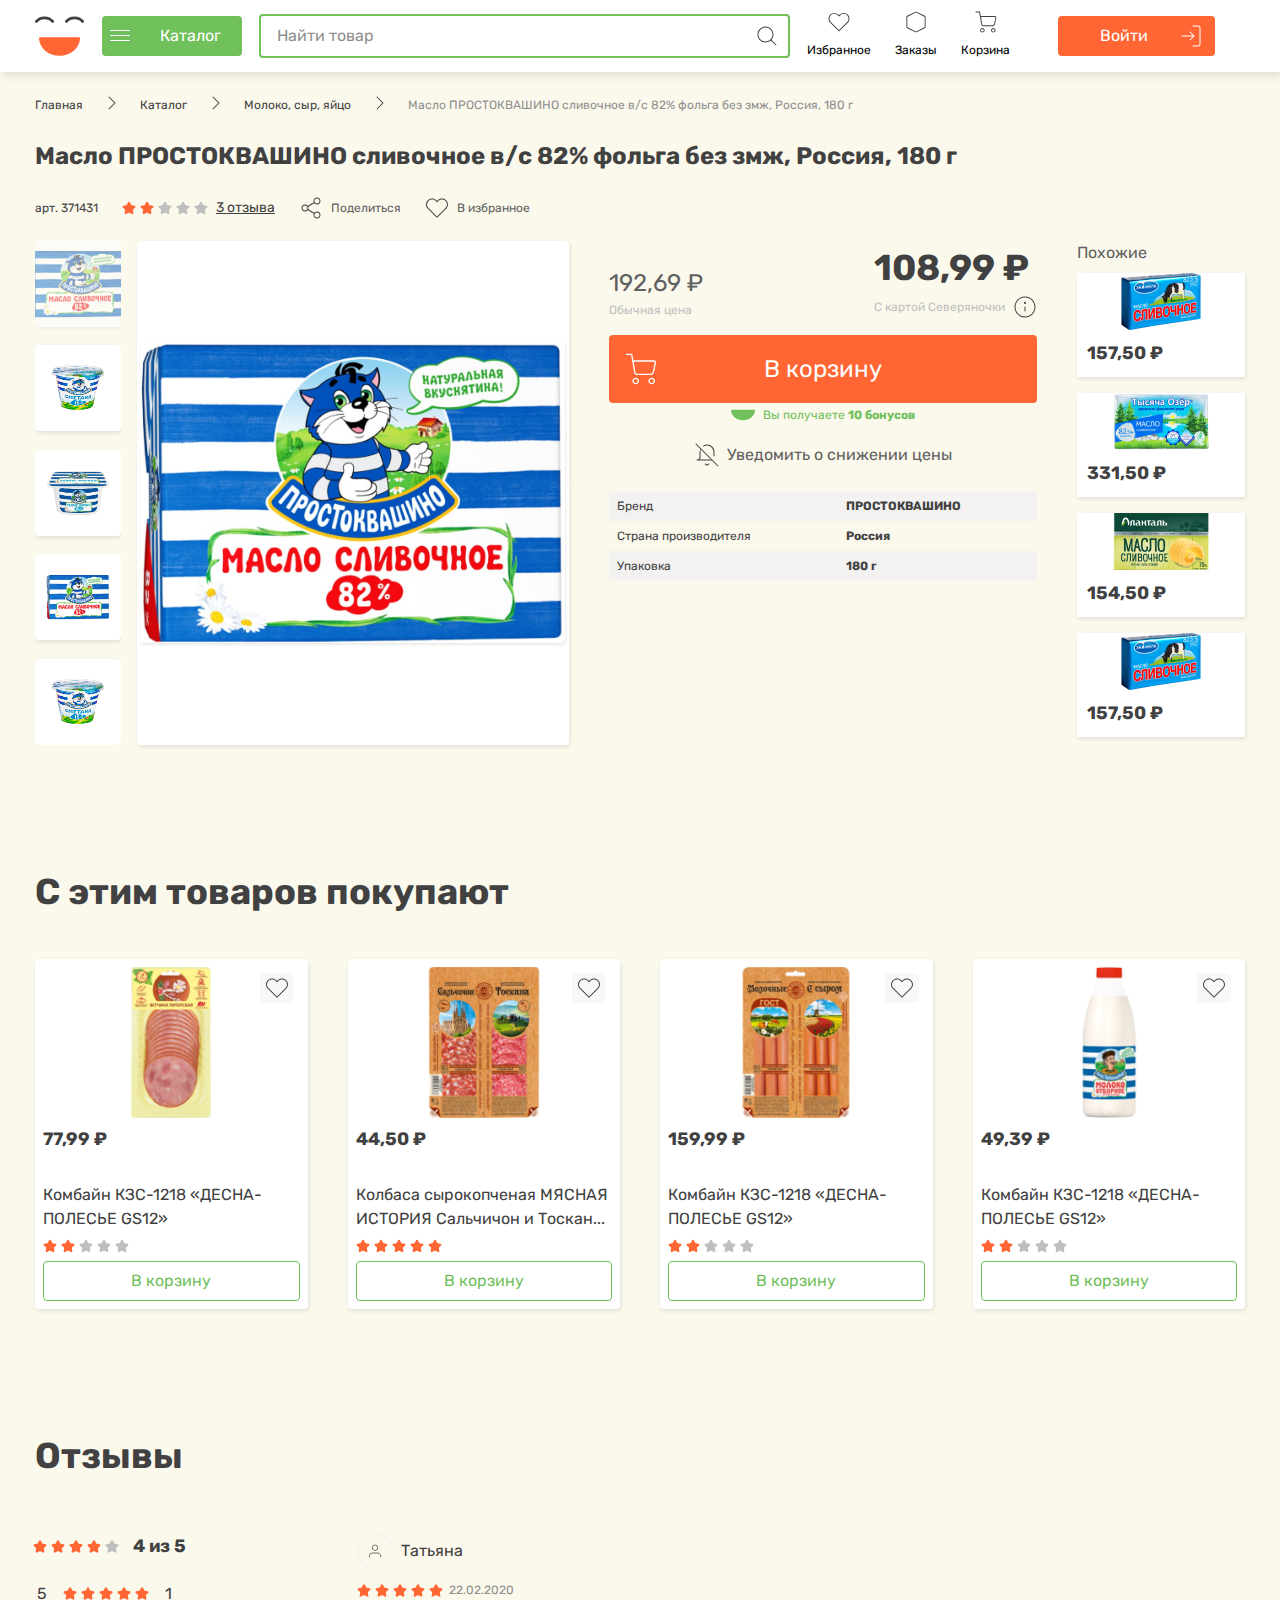
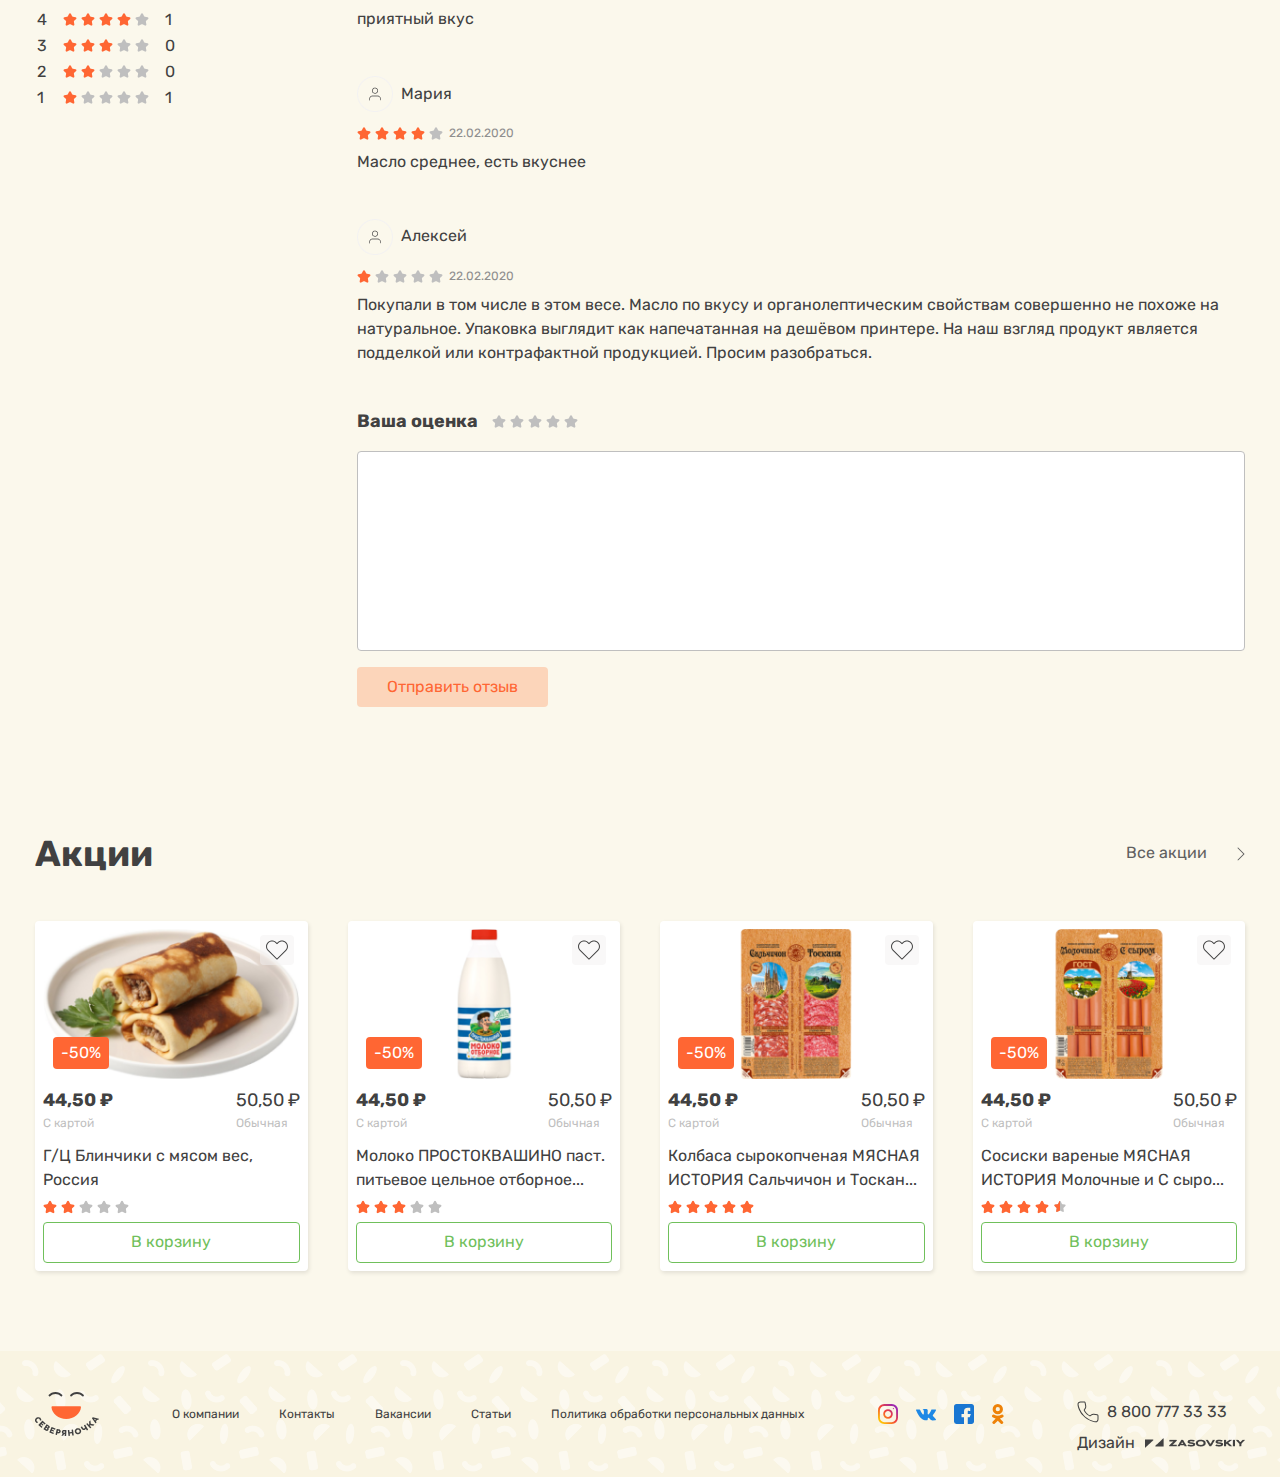
<file: product.html>
<!DOCTYPE html>
<html lang="ru">
  <head>
    <meta charset="UTF-8">
    <meta http-equiv="X-UA-Compatible" content="IE=edge">
    <meta name="viewport" content="width=device-width, initial-scale=1.0">
    <meta name="description" content="описание магазина">
    <meta name="keywords" content="ключевое-слово-1, ключевое-слово-2">
    <title>Продукт | Северяночка</title>
    <link rel="preload" href="./fonts/Rubik-Bold.woff2" as="font">
    <link rel="preload" href="./fonts/Rubik-Regular.woff2" as="font">
    <link rel="shortcut icon" href="./images/favicon.ico">
    <link rel="stylesheet" href="./css/style.min.css">
    <script defer src="https://api-maps.yandex.ru/2.1/?apikey=8a668916-04d0-4f25-8d4a-b97888776387&amp;lang=ru_RU"></script>
    <script defer src="./js/main.min.js"></script>
  </head>
  <body>
    <aside class="mobile-menu">
      <div class="container mobile-menu__container">
        <div class="mobile-menu__row">
          <nav class="nav main-nav">
            <ul class="nav__list main-nav__list">
              <li class="nav__item nav-item main-nav-item"><a class="nav-item__link main-nav-item__link" href="./catalog.html"><svg class="nav-item__icon main-nav-item__icon" width="25" height="24" viewBox="0 0 25 24" fill="none" xmlns="http://www.w3.org/2000/svg">
<path fill-rule="evenodd" clip-rule="evenodd" d="M3 12C3 11.7239 3.22386 11.5 3.5 11.5H21.5C21.7761 11.5 22 11.7239 22 12C22 12.2761 21.7761 12.5 21.5 12.5H3.5C3.22386 12.5 3 12.2761 3 12Z" fill="#414141"/>
<path fill-rule="evenodd" clip-rule="evenodd" d="M3 6C3 5.72386 3.22386 5.5 3.5 5.5H21.5C21.7761 5.5 22 5.72386 22 6C22 6.27614 21.7761 6.5 21.5 6.5H3.5C3.22386 6.5 3 6.27614 3 6Z" fill="#414141"/>
<path fill-rule="evenodd" clip-rule="evenodd" d="M3 18C3 17.7239 3.22386 17.5 3.5 17.5H21.5C21.7761 17.5 22 17.7239 22 18C22 18.2761 21.7761 18.5 21.5 18.5H3.5C3.22386 18.5 3 18.2761 3 18Z" fill="#414141"/>
</svg><span class="nav-item__text main-nav-item__text">Каталог</span></a></li>
              <li class="nav__item nav-item main-nav-item"><a class="nav-item__link main-nav-item__link" href="./favourites.html"><svg class="nav-item__icon main-nav-item__icon" width="23" height="20" viewBox="0 0 23 20" fill="none" xmlns="http://www.w3.org/2000/svg">
<path fill-rule="evenodd" clip-rule="evenodd" d="M12.2046 2.25644C13.3299 1.13067 14.8564 0.498169 16.4482 0.498169C18.0399 0.498169 19.5664 1.13063 20.6916 2.25636C21.8174 3.38164 22.45 4.90829 22.45 6.49999C22.45 8.09174 21.8175 9.61826 20.6917 10.7435C20.6917 10.7436 20.6917 10.7435 20.6917 10.7435L11.8517 19.5835C11.6565 19.7788 11.3399 19.7788 11.1446 19.5835L2.30461 10.7435C-0.0390375 8.3999 -0.0390373 4.60009 2.30461 2.25644C4.64826 -0.0872086 8.44807 -0.0872087 10.7917 2.25644L11.4982 2.96289L12.2046 2.25644C12.2046 2.25641 12.2046 2.25647 12.2046 2.25644ZM16.4482 1.49817C15.1217 1.49817 13.8496 2.02528 12.9118 2.96346L11.8517 4.02355C11.758 4.11732 11.6308 4.16999 11.4982 4.16999C11.3656 4.16999 11.2384 4.11732 11.1446 4.02355L10.0846 2.96355C8.13149 1.01042 4.96484 1.01042 3.01172 2.96355C1.05859 4.91667 1.05859 8.08332 3.01172 10.0364L11.4982 18.5229L19.9846 10.0364C20.9228 9.09869 21.45 7.82648 21.45 6.49999C21.45 5.17351 20.9229 3.90138 19.9847 2.96363C19.0469 2.02544 17.7747 1.49817 16.4482 1.49817Z" fill="#414141"/>
</svg><span class="nav-item__text main-nav-item__text">Избранное</span><span class="nav-item__count main-nav-item__count favourite-link__count"></span></a></li>
              <li class="nav__item nav-item main-nav-item"><a class="nav-item__link main-nav-item__link" href="#"><svg class="nav-item__icon main-nav-item__icon" width="22" height="24" viewBox="0 0 22 24" fill="none" xmlns="http://www.w3.org/2000/svg">
<path fill-rule="evenodd" clip-rule="evenodd" d="M10.3325 1.89776C10.3324 1.89785 10.3327 1.89767 10.3325 1.89776L2.33366 5.89721L2.33255 5.89776C1.82288 6.15102 1.50045 6.67089 1.50005 7.24V16.7635C1.49608 17.3334 1.81541 17.8563 2.32416 18.113C2.32387 18.1129 2.32445 18.1132 2.32416 18.113L10.3237 22.1128C10.7462 22.3242 11.2438 22.3243 11.6663 22.1129L19.6664 18.1128L19.6675 18.1122C20.1773 17.8589 20.4997 17.3389 20.5 16.7697V7.24026C20.4997 6.67105 20.1773 6.15106 19.6675 5.89776L19.6664 5.89721L11.6675 1.89776C11.6674 1.89767 11.6677 1.89786 11.6675 1.89776C11.2474 1.6892 10.7527 1.68919 10.3325 1.89776ZM9.88755 1.00223C10.5883 0.654 11.4118 0.654 12.1125 1.00223L12.1137 1.00278L20.1125 5.00223C20.1124 5.00215 20.1127 5.00231 20.1125 5.00223C20.9618 5.42448 21.4995 6.29123 21.5 7.23973V16.77C21.4995 17.7184 20.9624 18.5852 20.1132 19.0074C20.113 19.0075 20.1134 19.0073 20.1132 19.0074L12.1138 23.0071C12.1138 23.0072 12.1138 23.0071 12.1138 23.0071C11.4097 23.3594 10.5806 23.3595 9.87644 23.0072C9.87639 23.0072 9.87649 23.0072 9.87644 23.0072L1.87644 19.0072L1.87506 19.0065C1.02685 18.5791 0.494133 17.708 0.500049 16.7584V7.24C0.500552 6.29154 1.03772 5.4248 1.88695 5.00253C1.88675 5.00263 1.88715 5.00243 1.88695 5.00253L9.88644 1.00278L9.88755 1.00223Z" fill="#414141"/>
</svg><span class="nav-item__text main-nav-item__text">Заказы</span></a></li>
              <li class="nav__item nav-item main-nav-item"><a class="nav-item__link main-nav-item__link basket-link" href="#"><svg class="nav-item__icon main-nav-item__icon" width="24" height="24" viewBox="0 0 24 24" fill="none" xmlns="http://www.w3.org/2000/svg">
<path fill-rule="evenodd" clip-rule="evenodd" d="M5.5 21C5.5 19.6193 6.61929 18.5 8 18.5C9.38071 18.5 10.5 19.6193 10.5 21C10.5 22.3807 9.38071 23.5 8 23.5C6.61929 23.5 5.5 22.3807 5.5 21ZM8 19.5C7.17157 19.5 6.5 20.1716 6.5 21C6.5 21.8284 7.17157 22.5 8 22.5C8.82843 22.5 9.5 21.8284 9.5 21C9.5 20.1716 8.82843 19.5 8 19.5Z" fill="#414141"/>
<path fill-rule="evenodd" clip-rule="evenodd" d="M17.5 21C17.5 19.6193 18.6193 18.5 20 18.5C21.3807 18.5 22.5 19.6193 22.5 21C22.5 22.3807 21.3807 23.5 20 23.5C18.6193 23.5 17.5 22.3807 17.5 21ZM20 19.5C19.1716 19.5 18.5 20.1716 18.5 21C18.5 21.8284 19.1716 22.5 20 22.5C20.8284 22.5 21.5 21.8284 21.5 21C21.5 20.1716 20.8284 19.5 20 19.5Z" fill="#414141"/>
<path fill-rule="evenodd" clip-rule="evenodd" d="M1 0.5C0.723858 0.5 0.5 0.723858 0.5 1C0.5 1.27614 0.723858 1.5 1 1.5H4.58051C5.33783 5.79147 6.10333 10.0643 6.74931 14.3709C6.93288 15.5947 7.98416 16.5 9.22165 16.5H19.3597C20.5514 16.5 21.5774 15.6588 21.8111 14.4903L23.2503 7.29417C23.436 6.36599 22.726 5.5 21.7795 5.5H7.16046C6.8575 5.5 6.57797 5.58901 6.34436 5.74093L5.49239 0.913107C5.45023 0.674179 5.24262 0.5 5 0.5H1ZM6.666 7.07417C6.62065 6.77187 6.85478 6.5 7.16046 6.5H21.7795C22.095 6.5 22.3316 6.78866 22.2698 7.09806L20.8305 14.2942C20.6903 14.9953 20.0747 15.5 19.3597 15.5H9.22165C8.47916 15.5 7.84839 14.9568 7.73825 14.2225L6.666 7.07417Z" fill="#414141"/>
</svg><span class="nav-item__text main-nav-item__text">Корзина</span><span class="nav-item__count main-nav-item__count basket-link__count basket-count"></span></a></li>
            </ul>
          </nav>
          <div class="profile header__profile unlogined">
            <button class="profile__login login-btn activate-popup" type="button" data-popup-selector=".popup-login"><span class="login-btn__text">Войти</span><svg width="24" height="24" viewBox="0 0 24 24" fill="none" xmlns="http://www.w3.org/2000/svg">
<path fill-rule="evenodd" clip-rule="evenodd" d="M13.5 2C13.5 1.72386 13.7239 1.5 14 1.5H19C20.3807 1.5 21.5 2.61929 21.5 4V20C21.5 21.3807 20.3807 22.5 19 22.5H14C13.7239 22.5 13.5 22.2761 13.5 22C13.5 21.7239 13.7239 21.5 14 21.5H19C19.8284 21.5 20.5 20.8284 20.5 20V4C20.5 3.17157 19.8284 2.5 19 2.5H14C13.7239 2.5 13.5 2.27614 13.5 2Z" fill="white"/>
<path fill-rule="evenodd" clip-rule="evenodd" d="M10.6464 7.64645C10.8417 7.45118 11.1583 7.45118 11.3536 7.64645L15.3536 11.6464C15.5488 11.8417 15.5488 12.1583 15.3536 12.3536L11.3536 16.3536C11.1583 16.5488 10.8417 16.5488 10.6464 16.3536C10.4512 16.1583 10.4512 15.8417 10.6464 15.6464L14.2929 12L10.6464 8.35355C10.4512 8.15829 10.4512 7.84171 10.6464 7.64645Z" fill="white"/>
<path fill-rule="evenodd" clip-rule="evenodd" d="M2.5 12C2.5 11.7239 2.72386 11.5 3 11.5H15C15.2761 11.5 15.5 11.7239 15.5 12C15.5 12.2761 15.2761 12.5 15 12.5H3C2.72386 12.5 2.5 12.2761 2.5 12Z" fill="white"/>
</svg>
            </button>
          </div>
        </div>
      </div>
    </aside>
    <header class="header">
      <div class="header__top">
        <div class="container header__container">
          <div class="header__row"><a class="logo header__logo" href="./index.html">
              <picture>
                <source srcset="./images/logo-mobile.svg" media="(max-width: 1360px )"><img class="logo__img" src="./images/logo.svg" alt="logo">
              </picture></a>
            <button class="catalog-activate header__catalog-activate" type="button"><span class="burger catalog-activate__burger"></span><span class="catalog-activate__text">Каталог</span></button>
            <div class="search header__search">
              <input class="search__input" type="text" placeholder="Найти товар">
              <button class="search__icon" type="button"><svg width="24" height="24" viewBox="0 0 24 24" fill="none" xmlns="http://www.w3.org/2000/svg">
<path fill-rule="evenodd" clip-rule="evenodd" d="M2.5 10.5C2.5 6.08172 6.08172 2.5 10.5 2.5C14.9183 2.5 18.5 6.08172 18.5 10.5C18.5 14.9183 14.9183 18.5 10.5 18.5C6.08172 18.5 2.5 14.9183 2.5 10.5ZM10.5 3.5C6.63401 3.5 3.5 6.63401 3.5 10.5C3.5 14.366 6.63401 17.5 10.5 17.5C14.366 17.5 17.5 14.366 17.5 10.5C17.5 6.63401 14.366 3.5 10.5 3.5Z" fill="#414141"/>
<path fill-rule="evenodd" clip-rule="evenodd" d="M15.4463 15.4464C15.6415 15.2512 15.9581 15.2512 16.1534 15.4464L21.3534 20.6464C21.5486 20.8417 21.5486 21.1583 21.3534 21.3535C21.1581 21.5488 20.8415 21.5488 20.6463 21.3535L15.4463 16.1535C15.251 15.9583 15.251 15.6417 15.4463 15.4464Z" fill="#414141"/>
</svg>
              </button>
              <ul class="search__live-list live-list"></ul>
            </div>
            <nav class="nav main-nav">
              <ul class="nav__list main-nav__list">
                <li class="nav__item nav-item main-nav-item"><a class="nav-item__link main-nav-item__link favourite-link" href="./favourites.html"><svg class="nav-item__icon main-nav-item__icon" width="23" height="20" viewBox="0 0 23 20" fill="none" xmlns="http://www.w3.org/2000/svg">
<path fill-rule="evenodd" clip-rule="evenodd" d="M12.2046 2.25644C13.3299 1.13067 14.8564 0.498169 16.4482 0.498169C18.0399 0.498169 19.5664 1.13063 20.6916 2.25636C21.8174 3.38164 22.45 4.90829 22.45 6.49999C22.45 8.09174 21.8175 9.61826 20.6917 10.7435C20.6917 10.7436 20.6917 10.7435 20.6917 10.7435L11.8517 19.5835C11.6565 19.7788 11.3399 19.7788 11.1446 19.5835L2.30461 10.7435C-0.0390375 8.3999 -0.0390373 4.60009 2.30461 2.25644C4.64826 -0.0872086 8.44807 -0.0872087 10.7917 2.25644L11.4982 2.96289L12.2046 2.25644C12.2046 2.25641 12.2046 2.25647 12.2046 2.25644ZM16.4482 1.49817C15.1217 1.49817 13.8496 2.02528 12.9118 2.96346L11.8517 4.02355C11.758 4.11732 11.6308 4.16999 11.4982 4.16999C11.3656 4.16999 11.2384 4.11732 11.1446 4.02355L10.0846 2.96355C8.13149 1.01042 4.96484 1.01042 3.01172 2.96355C1.05859 4.91667 1.05859 8.08332 3.01172 10.0364L11.4982 18.5229L19.9846 10.0364C20.9228 9.09869 21.45 7.82648 21.45 6.49999C21.45 5.17351 20.9229 3.90138 19.9847 2.96363C19.0469 2.02544 17.7747 1.49817 16.4482 1.49817Z" fill="#414141"/>
</svg><span class="nav-item__text main-nav-item__text">Избранное</span><span class="nav-item__count main-nav-item__count favourite-link__count"></span></a></li>
                <li class="nav__item nav-item main-nav-item"><a class="nav-item__link main-nav-item__link" href="#"><svg class="nav-item__icon main-nav-item__icon" width="22" height="24" viewBox="0 0 22 24" fill="none" xmlns="http://www.w3.org/2000/svg">
<path fill-rule="evenodd" clip-rule="evenodd" d="M10.3325 1.89776C10.3324 1.89785 10.3327 1.89767 10.3325 1.89776L2.33366 5.89721L2.33255 5.89776C1.82288 6.15102 1.50045 6.67089 1.50005 7.24V16.7635C1.49608 17.3334 1.81541 17.8563 2.32416 18.113C2.32387 18.1129 2.32445 18.1132 2.32416 18.113L10.3237 22.1128C10.7462 22.3242 11.2438 22.3243 11.6663 22.1129L19.6664 18.1128L19.6675 18.1122C20.1773 17.8589 20.4997 17.3389 20.5 16.7697V7.24026C20.4997 6.67105 20.1773 6.15106 19.6675 5.89776L19.6664 5.89721L11.6675 1.89776C11.6674 1.89767 11.6677 1.89786 11.6675 1.89776C11.2474 1.6892 10.7527 1.68919 10.3325 1.89776ZM9.88755 1.00223C10.5883 0.654 11.4118 0.654 12.1125 1.00223L12.1137 1.00278L20.1125 5.00223C20.1124 5.00215 20.1127 5.00231 20.1125 5.00223C20.9618 5.42448 21.4995 6.29123 21.5 7.23973V16.77C21.4995 17.7184 20.9624 18.5852 20.1132 19.0074C20.113 19.0075 20.1134 19.0073 20.1132 19.0074L12.1138 23.0071C12.1138 23.0072 12.1138 23.0071 12.1138 23.0071C11.4097 23.3594 10.5806 23.3595 9.87644 23.0072C9.87639 23.0072 9.87649 23.0072 9.87644 23.0072L1.87644 19.0072L1.87506 19.0065C1.02685 18.5791 0.494133 17.708 0.500049 16.7584V7.24C0.500552 6.29154 1.03772 5.4248 1.88695 5.00253C1.88675 5.00263 1.88715 5.00243 1.88695 5.00253L9.88644 1.00278L9.88755 1.00223Z" fill="#414141"/>
</svg><span class="nav-item__text main-nav-item__text">Заказы</span></a></li>
                <li class="nav__item nav-item main-nav-item"><a class="nav-item__link main-nav-item__link basket-link" href="./basket.html"><svg class="nav-item__icon main-nav-item__icon" width="24" height="24" viewBox="0 0 24 24" fill="none" xmlns="http://www.w3.org/2000/svg">
<path fill-rule="evenodd" clip-rule="evenodd" d="M5.5 21C5.5 19.6193 6.61929 18.5 8 18.5C9.38071 18.5 10.5 19.6193 10.5 21C10.5 22.3807 9.38071 23.5 8 23.5C6.61929 23.5 5.5 22.3807 5.5 21ZM8 19.5C7.17157 19.5 6.5 20.1716 6.5 21C6.5 21.8284 7.17157 22.5 8 22.5C8.82843 22.5 9.5 21.8284 9.5 21C9.5 20.1716 8.82843 19.5 8 19.5Z" fill="#414141"/>
<path fill-rule="evenodd" clip-rule="evenodd" d="M17.5 21C17.5 19.6193 18.6193 18.5 20 18.5C21.3807 18.5 22.5 19.6193 22.5 21C22.5 22.3807 21.3807 23.5 20 23.5C18.6193 23.5 17.5 22.3807 17.5 21ZM20 19.5C19.1716 19.5 18.5 20.1716 18.5 21C18.5 21.8284 19.1716 22.5 20 22.5C20.8284 22.5 21.5 21.8284 21.5 21C21.5 20.1716 20.8284 19.5 20 19.5Z" fill="#414141"/>
<path fill-rule="evenodd" clip-rule="evenodd" d="M1 0.5C0.723858 0.5 0.5 0.723858 0.5 1C0.5 1.27614 0.723858 1.5 1 1.5H4.58051C5.33783 5.79147 6.10333 10.0643 6.74931 14.3709C6.93288 15.5947 7.98416 16.5 9.22165 16.5H19.3597C20.5514 16.5 21.5774 15.6588 21.8111 14.4903L23.2503 7.29417C23.436 6.36599 22.726 5.5 21.7795 5.5H7.16046C6.8575 5.5 6.57797 5.58901 6.34436 5.74093L5.49239 0.913107C5.45023 0.674179 5.24262 0.5 5 0.5H1ZM6.666 7.07417C6.62065 6.77187 6.85478 6.5 7.16046 6.5H21.7795C22.095 6.5 22.3316 6.78866 22.2698 7.09806L20.8305 14.2942C20.6903 14.9953 20.0747 15.5 19.3597 15.5H9.22165C8.47916 15.5 7.84839 14.9568 7.73825 14.2225L6.666 7.07417Z" fill="#414141"/>
</svg><span class="nav-item__text main-nav-item__text">Корзина</span><span class="nav-item__count main-nav-item__count basket-link__count basket-count"></span></a></li>
              </ul>
            </nav>
            <div class="profile header__profile unlogined">
              <button class="profile__login login-btn activate-popup" type="button" data-popup-selector=".popup-login"><span class="login-btn__text">Войти</span><svg width="24" height="24" viewBox="0 0 24 24" fill="none" xmlns="http://www.w3.org/2000/svg">
<path fill-rule="evenodd" clip-rule="evenodd" d="M13.5 2C13.5 1.72386 13.7239 1.5 14 1.5H19C20.3807 1.5 21.5 2.61929 21.5 4V20C21.5 21.3807 20.3807 22.5 19 22.5H14C13.7239 22.5 13.5 22.2761 13.5 22C13.5 21.7239 13.7239 21.5 14 21.5H19C19.8284 21.5 20.5 20.8284 20.5 20V4C20.5 3.17157 19.8284 2.5 19 2.5H14C13.7239 2.5 13.5 2.27614 13.5 2Z" fill="white"/>
<path fill-rule="evenodd" clip-rule="evenodd" d="M10.6464 7.64645C10.8417 7.45118 11.1583 7.45118 11.3536 7.64645L15.3536 11.6464C15.5488 11.8417 15.5488 12.1583 15.3536 12.3536L11.3536 16.3536C11.1583 16.5488 10.8417 16.5488 10.6464 16.3536C10.4512 16.1583 10.4512 15.8417 10.6464 15.6464L14.2929 12L10.6464 8.35355C10.4512 8.15829 10.4512 7.84171 10.6464 7.64645Z" fill="white"/>
<path fill-rule="evenodd" clip-rule="evenodd" d="M2.5 12C2.5 11.7239 2.72386 11.5 3 11.5H15C15.2761 11.5 15.5 11.7239 15.5 12C15.5 12.2761 15.2761 12.5 15 12.5H3C2.72386 12.5 2.5 12.2761 2.5 12Z" fill="white"/>
</svg>
              </button>
            </div>
          </div>
        </div>
      </div>
      <div class="header__bottom">
        <div class="catalog header__catalog">
          <div class="container catalog__container">
            <div class="catalog__row">
              <ul class="catalog-list catalog__list">
                <li class="catalog-list__item"><a class="catalog-list__link" href="./category.html">Молоко, сыр, яйцо</a></li>
                <li class="catalog-list__item"><a class="catalog-list__link" href="./category.html">Хлеб</a></li>
                <li class="catalog-list__item"><a class="catalog-list__link" href="./category.html">Фрукты и овощи</a></li>
                <li class="catalog-list__item"><a class="catalog-list__link" href="./category.html">Замороженные продукты</a></li>
              </ul>
              <ul class="catalog-list catalog__list">
                <li class="catalog-list__item"><a class="catalog-list__link" href="./category.html">Напитки</a></li>
                <li class="catalog-list__item"><a class="catalog-list__link" href="./category.html">Кондитерские изделия</a></li>
                <li class="catalog-list__item"><a class="catalog-list__link" href="./category.html">Чай, кофе</a></li>
              </ul>
              <ul class="catalog-list catalog__list">
                <li class="catalog-list__item"><a class="catalog-list__link" href="./category.html">Бакалея</a></li>
                <li class="catalog-list__item"><a class="catalog-list__link" href="./category.html">Здоровое питание</a></li>
                <li class="catalog-list__item"><a class="catalog-list__link" href="./category.html">Зоотовары</a></li>
              </ul>
              <ul class="catalog-list catalog__list">
                <li class="catalog-list__item"><a class="catalog-list__link" href="./category.html">Непродовольственные товары</a></li>
                <li class="catalog-list__item"><a class="catalog-list__link" href="./category.html">Детское питание</a></li>
                <li class="catalog-list__item"><a class="catalog-list__link" href="./category.html">Мясо, птица, колбаса</a></li>
              </ul>
            </div>
          </div>
        </div>
      </div>
    </header>
    <main class="main">
      <section class="product">
        <div class="container product__container">
          <div class="product__row">
            <div class="top-content">
              <ul class="top-content__bread-crumbs bread-crumbs">
                <li class="bread-crumbs__link-block link-block"><a class="link-block__link" href="./index.html">Главная</a>
                  <div class="link-block__arrow"><svg class="bread-crumbs__link-arrow" width="8" height="14" viewBox="0 0 8 14" fill="none" xmlns="http://www.w3.org/2000/svg">
<path fill-rule="evenodd" clip-rule="evenodd" d="M0.646447 0.646447C0.841709 0.451184 1.15829 0.451184 1.35355 0.646447L7.35355 6.64645C7.54882 6.84171 7.54882 7.15829 7.35355 7.35355L1.35355 13.3536C1.15829 13.5488 0.841709 13.5488 0.646447 13.3536C0.451184 13.1583 0.451184 12.8417 0.646447 12.6464L6.29289 7L0.646447 1.35355C0.451184 1.15829 0.451184 0.841709 0.646447 0.646447Z" fill="#414141"/>
</svg>
                  </div>
                </li>
                <li class="bread-crumbs__link-block link-block"><a class="link-block__link" href="./catalog.html">Каталог</a>
                  <div class="link-block__arrow"><svg class="bread-crumbs__link-arrow" width="8" height="14" viewBox="0 0 8 14" fill="none" xmlns="http://www.w3.org/2000/svg">
<path fill-rule="evenodd" clip-rule="evenodd" d="M0.646447 0.646447C0.841709 0.451184 1.15829 0.451184 1.35355 0.646447L7.35355 6.64645C7.54882 6.84171 7.54882 7.15829 7.35355 7.35355L1.35355 13.3536C1.15829 13.5488 0.841709 13.5488 0.646447 13.3536C0.451184 13.1583 0.451184 12.8417 0.646447 12.6464L6.29289 7L0.646447 1.35355C0.451184 1.15829 0.451184 0.841709 0.646447 0.646447Z" fill="#414141"/>
</svg>
                  </div>
                </li>
                <li class="bread-crumbs__link-block link-block"><a class="link-block__link" href="./category.html">Молоко, сыр, яйцо</a>
                  <div class="link-block__arrow"><svg class="bread-crumbs__link-arrow" width="8" height="14" viewBox="0 0 8 14" fill="none" xmlns="http://www.w3.org/2000/svg">
<path fill-rule="evenodd" clip-rule="evenodd" d="M0.646447 0.646447C0.841709 0.451184 1.15829 0.451184 1.35355 0.646447L7.35355 6.64645C7.54882 6.84171 7.54882 7.15829 7.35355 7.35355L1.35355 13.3536C1.15829 13.5488 0.841709 13.5488 0.646447 13.3536C0.451184 13.1583 0.451184 12.8417 0.646447 12.6464L6.29289 7L0.646447 1.35355C0.451184 1.15829 0.451184 0.841709 0.646447 0.646447Z" fill="#414141"/>
</svg>
                  </div>
                </li>
                <li class="bread-crumbs__link-block link-block"><a class="link-block__link">Масло ПРОСТОКВАШИНО сливочное в/с 82% фольга без змж, Россия, 180 г</a></li>
              </ul>
              <div class="top-content__title-block top-title-block">
                <h2 class="product__title top-title soft">Масло ПРОСТОКВАШИНО сливочное в/с 82% фольга без змж, Россия, 180 г</h2>
              </div>
            </div>
          </div>
          <div class="info-opts">
            <div class="info-opts__area info-opts__default-area">
              <div class="info-opts__block"><span class="info-opts__number">арт. <b>371431</b></span></div>
              <div class="info-opts__block">
                <div class="info-opts__raiting raiting">
                  <div class="raiting__stars"><svg class="raiting__star star star-filled" width="14" height="13" viewBox="0 0 14 13" fill="none" xmlns="http://www.w3.org/2000/svg">
<path d="M6.10326 0.816985C6.47008 0.0737389 7.52992 0.0737404 7.89674 0.816986L9.11847 3.29249C9.26413 3.58763 9.5457 3.7922 9.87141 3.83953L12.6033 4.2365C13.4235 4.35568 13.751 5.36365 13.1575 5.94219L11.1807 7.8691C10.945 8.09884 10.8375 8.42984 10.8931 8.75423L11.3598 11.4751C11.4999 12.292 10.6424 12.9149 9.90881 12.5293L7.46534 11.2446C7.17402 11.0915 6.82598 11.0915 6.53466 11.2446L4.09119 12.5293C3.35756 12.9149 2.50013 12.292 2.64024 11.4751L3.1069 8.75423C3.16254 8.42984 3.05499 8.09884 2.81931 7.8691L0.842496 5.94219C0.248979 5.36365 0.576491 4.35568 1.39671 4.2365L4.12859 3.83953C4.4543 3.7922 4.73587 3.58763 4.88153 3.29249L6.10326 0.816985Z" fill="#BFBFBF"/>
</svg><svg class="raiting__star star star-filled" width="14" height="13" viewBox="0 0 14 13" fill="none" xmlns="http://www.w3.org/2000/svg">
<path d="M6.10326 0.816985C6.47008 0.0737389 7.52992 0.0737404 7.89674 0.816986L9.11847 3.29249C9.26413 3.58763 9.5457 3.7922 9.87141 3.83953L12.6033 4.2365C13.4235 4.35568 13.751 5.36365 13.1575 5.94219L11.1807 7.8691C10.945 8.09884 10.8375 8.42984 10.8931 8.75423L11.3598 11.4751C11.4999 12.292 10.6424 12.9149 9.90881 12.5293L7.46534 11.2446C7.17402 11.0915 6.82598 11.0915 6.53466 11.2446L4.09119 12.5293C3.35756 12.9149 2.50013 12.292 2.64024 11.4751L3.1069 8.75423C3.16254 8.42984 3.05499 8.09884 2.81931 7.8691L0.842496 5.94219C0.248979 5.36365 0.576491 4.35568 1.39671 4.2365L4.12859 3.83953C4.4543 3.7922 4.73587 3.58763 4.88153 3.29249L6.10326 0.816985Z" fill="#BFBFBF"/>
</svg><svg class="raiting__star star" width="14" height="13" viewBox="0 0 14 13" fill="none" xmlns="http://www.w3.org/2000/svg">
<path d="M6.10326 0.816985C6.47008 0.0737389 7.52992 0.0737404 7.89674 0.816986L9.11847 3.29249C9.26413 3.58763 9.5457 3.7922 9.87141 3.83953L12.6033 4.2365C13.4235 4.35568 13.751 5.36365 13.1575 5.94219L11.1807 7.8691C10.945 8.09884 10.8375 8.42984 10.8931 8.75423L11.3598 11.4751C11.4999 12.292 10.6424 12.9149 9.90881 12.5293L7.46534 11.2446C7.17402 11.0915 6.82598 11.0915 6.53466 11.2446L4.09119 12.5293C3.35756 12.9149 2.50013 12.292 2.64024 11.4751L3.1069 8.75423C3.16254 8.42984 3.05499 8.09884 2.81931 7.8691L0.842496 5.94219C0.248979 5.36365 0.576491 4.35568 1.39671 4.2365L4.12859 3.83953C4.4543 3.7922 4.73587 3.58763 4.88153 3.29249L6.10326 0.816985Z" fill="#BFBFBF"/>
</svg><svg class="raiting__star star" width="14" height="13" viewBox="0 0 14 13" fill="none" xmlns="http://www.w3.org/2000/svg">
<path d="M6.10326 0.816985C6.47008 0.0737389 7.52992 0.0737404 7.89674 0.816986L9.11847 3.29249C9.26413 3.58763 9.5457 3.7922 9.87141 3.83953L12.6033 4.2365C13.4235 4.35568 13.751 5.36365 13.1575 5.94219L11.1807 7.8691C10.945 8.09884 10.8375 8.42984 10.8931 8.75423L11.3598 11.4751C11.4999 12.292 10.6424 12.9149 9.90881 12.5293L7.46534 11.2446C7.17402 11.0915 6.82598 11.0915 6.53466 11.2446L4.09119 12.5293C3.35756 12.9149 2.50013 12.292 2.64024 11.4751L3.1069 8.75423C3.16254 8.42984 3.05499 8.09884 2.81931 7.8691L0.842496 5.94219C0.248979 5.36365 0.576491 4.35568 1.39671 4.2365L4.12859 3.83953C4.4543 3.7922 4.73587 3.58763 4.88153 3.29249L6.10326 0.816985Z" fill="#BFBFBF"/>
</svg><svg class="raiting__star star" width="14" height="13" viewBox="0 0 14 13" fill="none" xmlns="http://www.w3.org/2000/svg">
<path d="M6.10326 0.816985C6.47008 0.0737389 7.52992 0.0737404 7.89674 0.816986L9.11847 3.29249C9.26413 3.58763 9.5457 3.7922 9.87141 3.83953L12.6033 4.2365C13.4235 4.35568 13.751 5.36365 13.1575 5.94219L11.1807 7.8691C10.945 8.09884 10.8375 8.42984 10.8931 8.75423L11.3598 11.4751C11.4999 12.292 10.6424 12.9149 9.90881 12.5293L7.46534 11.2446C7.17402 11.0915 6.82598 11.0915 6.53466 11.2446L4.09119 12.5293C3.35756 12.9149 2.50013 12.292 2.64024 11.4751L3.1069 8.75423C3.16254 8.42984 3.05499 8.09884 2.81931 7.8691L0.842496 5.94219C0.248979 5.36365 0.576491 4.35568 1.39671 4.2365L4.12859 3.83953C4.4543 3.7922 4.73587 3.58763 4.88153 3.29249L6.10326 0.816985Z" fill="#BFBFBF"/>
</svg>
                  </div><a class="raiting__link-reviews" href="#reviews">3 отзыва</a>
                </div>
              </div>
            </div>
            <div class="info-opts__area info-opts__advanced-area">
              <div class="info-opts__block"><a class="info-opts__advanced info-opts__share" href="#"><svg width="24" height="24" viewBox="0 0 24 24" fill="none" xmlns="http://www.w3.org/2000/svg">
<path fill-rule="evenodd" clip-rule="evenodd" d="M14.5 5C14.5 3.067 16.067 1.5 18 1.5C19.933 1.5 21.5 3.067 21.5 5C21.5 6.933 19.933 8.5 18 8.5C16.067 8.5 14.5 6.933 14.5 5ZM18 2.5C16.6193 2.5 15.5 3.61929 15.5 5C15.5 6.38071 16.6193 7.5 18 7.5C19.3807 7.5 20.5 6.38071 20.5 5C20.5 3.61929 19.3807 2.5 18 2.5Z" fill="#414141"/>
<path fill-rule="evenodd" clip-rule="evenodd" d="M2.5 12C2.5 10.067 4.067 8.5 6 8.5C7.933 8.5 9.5 10.067 9.5 12C9.5 13.933 7.933 15.5 6 15.5C4.067 15.5 2.5 13.933 2.5 12ZM6 9.5C4.61929 9.5 3.5 10.6193 3.5 12C3.5 13.3807 4.61929 14.5 6 14.5C7.38071 14.5 8.5 13.3807 8.5 12C8.5 10.6193 7.38071 9.5 6 9.5Z" fill="#414141"/>
<path fill-rule="evenodd" clip-rule="evenodd" d="M14.5 19C14.5 17.067 16.067 15.5 18 15.5C19.933 15.5 21.5 17.067 21.5 19C21.5 20.933 19.933 22.5 18 22.5C16.067 22.5 14.5 20.933 14.5 19ZM18 16.5C16.6193 16.5 15.5 17.6193 15.5 19C15.5 20.3807 16.6193 21.5 18 21.5C19.3807 21.5 20.5 20.3807 20.5 19C20.5 17.6193 19.3807 16.5 18 16.5Z" fill="#414141"/>
<path fill-rule="evenodd" clip-rule="evenodd" d="M8.15792 13.2583C8.29695 13.0197 8.60307 12.939 8.84166 13.078L15.6717 17.058C15.9103 17.197 15.991 17.5031 15.8519 17.7417C15.7129 17.9803 15.4068 18.061 15.1682 17.922L8.33819 13.942C8.0996 13.803 8.01889 13.4969 8.15792 13.2583Z" fill="#414141"/>
<path fill-rule="evenodd" clip-rule="evenodd" d="M15.8418 6.25799C15.981 6.49649 15.9004 6.80266 15.6619 6.94184L8.84194 10.9218C8.60344 11.061 8.29727 10.9805 8.15808 10.742C8.0189 10.5035 8.09941 10.1973 8.33791 10.0582L15.1579 6.07816C15.3964 5.93897 15.7026 6.01948 15.8418 6.25799Z" fill="#414141"/>
</svg><span class="info-opts__advanced-text">Поделиться</span></a></div>
              <div class="info-opts__block">
                <button class="info-opts__advanced info-opts__favourite to-favourite" type="button" title="Добавить товар в избранное"><svg width="24" height="24" viewBox="0 0 24 24" fill="none" xmlns="http://www.w3.org/2000/svg">
<path fill-rule="evenodd" clip-rule="evenodd" d="M12.7046 4.25644C13.8299 3.13067 15.3564 2.49817 16.9482 2.49817C18.5399 2.49817 20.0664 3.13063 21.1916 4.25636C22.3174 5.38164 22.95 6.90829 22.95 8.49999C22.95 10.0917 22.3175 11.6183 21.1917 12.7435C21.1917 12.7436 21.1917 12.7435 21.1917 12.7435L12.3517 21.5835C12.1565 21.7788 11.8399 21.7788 11.6446 21.5835L2.80461 12.7435C0.460963 10.3999 0.460963 6.60009 2.80461 4.25644C5.14826 1.91279 8.94807 1.91279 11.2917 4.25644L11.9982 4.96289L12.7046 4.25644C12.7046 4.25641 12.7046 4.25647 12.7046 4.25644ZM16.9482 3.49817C15.6217 3.49817 14.3496 4.02528 13.4118 4.96346L12.3517 6.02355C12.258 6.11732 12.1308 6.16999 11.9982 6.16999C11.8656 6.16999 11.7384 6.11732 11.6446 6.02355L10.5846 4.96355C8.63149 3.01042 5.46484 3.01042 3.51172 4.96355C1.55859 6.91667 1.55859 10.0833 3.51172 12.0364L11.9982 20.5229L20.4846 12.0364C21.4228 11.0987 21.95 9.82648 21.95 8.49999C21.95 7.17351 21.4229 5.90138 20.4847 4.96363C19.5469 4.02544 18.2747 3.49817 16.9482 3.49817Z" fill="#414141"/>
</svg><span class="info-opts__advanced-text">В избранное</span>
                </button>
              </div>
            </div>
          </div>
          <div class="product__content">
            <div class="product__view-info view-info">
              <div class="view-info__preview preview">
                <div class="preview__thumbs preview-thumbs">
                  <div class="preview-thumbs__row">
                    <div class="swiper preview-thumbs__slider">
                      <div class="swiper-wrapper">
                        <div class="swiper-slide"><img src="./images/product-slide-1.png" alt="маленькое фото продукта"></div>
                        <div class="swiper-slide"><img src="./images/product-slide-2.png" alt="маленькое фото продукта"></div>
                        <div class="swiper-slide"><img src="./images/product-slide-3.png" alt="маленькое фото продукта"></div>
                        <div class="swiper-slide"><img src="./images/product-slide-1.png" alt="маленькое фото продукта"></div>
                        <div class="swiper-slide"><img src="./images/product-slide-2.png" alt="маленькое фото продукта"></div>
                      </div>
                    </div>
                  </div>
                </div>
                <div class="preview__main preview-main">
                  <div class="preview-main__row">
                    <div class="swiper preview-main__slider">
                      <div class="swiper-wrapper">
                        <div class="swiper-slide f-panzoom zoom"><img class="f-panzoom__content" src="./images/product-slide-1.png" alt="фото продукта"></div>
                        <div class="swiper-slide f-panzoom zoom"><img class="f-panzoom__content" src="./images/product-slide-2.png" alt="фото продукта"></div>
                        <div class="swiper-slide f-panzoom zoom"><img class="f-panzoom__content" src="./images/product-slide-3.png" alt="фото продукта"></div>
                        <div class="swiper-slide f-panzoom zoom"><img class="f-panzoom__content" src="./images/product-slide-1.png" alt="фото продукта"></div>
                        <div class="swiper-slide f-panzoom zoom"><img class="f-panzoom__content" src="./images/product-slide-2.png" alt="фото продукта"></div>
                      </div>
                    </div>
                  </div>
                </div>
              </div>
            </div>
            <div class="product__full-info full-info">
              <div class="full-info__row">
                <div class="full-info__price info-price">
                  <div class="info-price__default">
                    <div class="info-price__default-price">192,69 ₽</div>
                    <div class="info-price__notice info-price__default-notice">
                       Обычная цена</div>
                  </div>
                  <div class="info-price__card">
                    <div class="info-price__card-price">108,99 ₽</div>
                    <div class="info-price__notice info-price__card-notice">
                       С картой Северяночки<svg  class="info-price__notice-icon" width="24" height="24" viewBox="0 0 24 24" fill="none" xmlns="http://www.w3.org/2000/svg">
<path fill-rule="evenodd" clip-rule="evenodd" d="M1.5 12C1.5 6.20101 6.20101 1.5 12 1.5C17.799 1.5 22.5 6.20101 22.5 12C22.5 17.799 17.799 22.5 12 22.5C6.20101 22.5 1.5 17.799 1.5 12ZM12 2.5C6.75329 2.5 2.5 6.75329 2.5 12C2.5 17.2467 6.75329 21.5 12 21.5C17.2467 21.5 21.5 17.2467 21.5 12C21.5 6.75329 17.2467 2.5 12 2.5Z" fill="#414141"/>
<path fill-rule="evenodd" clip-rule="evenodd" d="M12 11.5C12.2761 11.5 12.5 11.7239 12.5 12V16C12.5 16.2761 12.2761 16.5 12 16.5C11.7239 16.5 11.5 16.2761 11.5 16V12C11.5 11.7239 11.7239 11.5 12 11.5Z" fill="#414141"/>
<path d="M13 8C13 8.55228 12.5523 9 12 9C11.4477 9 11 8.55228 11 8C11 7.44772 11.4477 7 12 7C12.5523 7 13 7.44772 13 8Z" fill="#414141"/>
</svg>
                    </div>
                  </div>
                </div>
                <div class="full-info__basket-btn-block shop-item">
                  <button class="full-info__basket-btn to-basket-btn" type="button"><svg class="full-info__basket-btn-icon" width="32" height="32" viewBox="0 0 32 32" fill="none" xmlns="http://www.w3.org/2000/svg">
<path fill-rule="evenodd" clip-rule="evenodd" d="M7.33337 28C7.33337 26.1591 8.82576 24.6667 10.6667 24.6667C12.5077 24.6667 14 26.1591 14 28C14 29.841 12.5077 31.3333 10.6667 31.3333C8.82576 31.3333 7.33337 29.841 7.33337 28ZM10.6667 26C9.56214 26 8.66671 26.8954 8.66671 28C8.66671 29.1046 9.56214 30 10.6667 30C11.7713 30 12.6667 29.1046 12.6667 28C12.6667 26.8954 11.7713 26 10.6667 26Z" fill="white"/>
<path fill-rule="evenodd" clip-rule="evenodd" d="M23.3334 28C23.3334 26.1591 24.8258 24.6667 26.6667 24.6667C28.5077 24.6667 30 26.1591 30 28C30 29.841 28.5077 31.3333 26.6667 31.3333C24.8258 31.3333 23.3334 29.841 23.3334 28ZM26.6667 26C25.5621 26 24.6667 26.8954 24.6667 28C24.6667 29.1046 25.5621 30 26.6667 30C27.7713 30 28.6667 29.1046 28.6667 28C28.6667 26.8954 27.7713 26 26.6667 26Z" fill="white"/>
<path fill-rule="evenodd" clip-rule="evenodd" d="M1.33329 0.666672C0.965103 0.666672 0.666626 0.965149 0.666626 1.33334C0.666626 1.70153 0.965103 2.00001 1.33329 2.00001H6.10731C7.11706 7.72197 8.13773 13.4191 8.99904 19.1611C9.2438 20.7929 10.6455 22 12.2955 22H25.8129C27.4018 22 28.7698 20.8785 29.0815 19.3204L31.0004 9.72557C31.2479 8.48799 30.3014 7.33334 29.0393 7.33334H9.54725C9.1433 7.33334 8.77059 7.45202 8.45911 7.65458L7.32315 1.21748C7.26693 0.89891 6.99012 0.666672 6.66663 0.666672H1.33329ZM8.88795 9.43223C8.82749 9.02916 9.13967 8.66667 9.54725 8.66667H29.0393C29.46 8.66667 29.7755 9.05155 29.693 9.46408L27.774 19.0589C27.587 19.9938 26.7662 20.6667 25.8129 20.6667H12.2955C11.3055 20.6667 10.4645 19.9424 10.3176 18.9634L8.88795 9.43223Z" fill="white"/>
</svg><span>В корзину</span>
                  </button>
                  <div class="shop-card__manipulate-with-basket manipulate-with-basket">
                    <button class="manipulate-with-basket__decrease basket-decrease"><svg width="30" height="30" viewBox="0 0 24 24" fill="none" xmlns="http://www.w3.org/2000/svg">
<path fill-rule="evenodd" clip-rule="evenodd" d="M4.5 12C4.5 11.7239 4.72386 11.5 5 11.5H19C19.2761 11.5 19.5 11.7239 19.5 12C19.5 12.2761 19.2761 12.5 19 12.5H5C4.72386 12.5 4.5 12.2761 4.5 12Z" fill="white"/>
</svg>
                    </button><span class="manipulate-with-basket__count"></span>
                    <button class="manipulate-with-basket__update basket-update"><svg width="30" height="30" viewBox="0 0 24 24" fill="none" xmlns="http://www.w3.org/2000/svg">
<path fill-rule="evenodd" clip-rule="evenodd" d="M12 4.5C12.2761 4.5 12.5 4.72386 12.5 5V19C12.5 19.2761 12.2761 19.5 12 19.5C11.7239 19.5 11.5 19.2761 11.5 19V5C11.5 4.72386 11.7239 4.5 12 4.5Z" fill="white"/>
<path fill-rule="evenodd" clip-rule="evenodd" d="M4.5 12C4.5 11.7239 4.72386 11.5 5 11.5H19C19.2761 11.5 19.5 11.7239 19.5 12C19.5 12.2761 19.2761 12.5 19 12.5H5C4.72386 12.5 4.5 12.2761 4.5 12Z" fill="white"/>
</svg>
                    </button>
                  </div>
                </div>
                <div class="basket-notice"><svg class="basket-notice__icon" width="24" height="24" viewBox="0 0 24 24" fill="none" xmlns="http://www.w3.org/2000/svg">
<path d="M23.1883 6.66661H0.811961C0.343143 6.66661 -0.0396916 7.05823 0.0033005 7.52051C0.494639 13.0113 5.67826 17.3333 12.0001 17.3333C18.322 17.3333 23.5056 13.0133 23.997 7.52051C24.0379 7.05823 23.6571 6.66661 23.1883 6.66661Z" fill="#70C05B"/>
</svg><span>Вы получаете <b>10 бонусов</b></span>
                </div>
                <div class="full-info__get-notification-block">
                  <button class="full-info__get-notification" type="button"><svg class="full-info__get-notification-icon icon-add" width="24" height="24" viewBox="0 0 24 24" fill="none" xmlns="http://www.w3.org/2000/svg">
<path fill-rule="evenodd" clip-rule="evenodd" d="M15.2778 3.3842C13.2821 2.21815 10.8173 2.19959 8.80431 3.33546C8.56381 3.47116 8.25884 3.38621 8.12313 3.14572C7.98743 2.90522 8.07238 2.60025 8.31288 2.46454C10.6356 1.15392 13.4796 1.17534 15.7823 2.52079C18.085 3.86623 19.5 6.3333 19.4986 9.00026L18.9986 9H19.4986V9.00026V13C19.4986 13.2761 19.2747 13.5 18.9986 13.5C18.7225 13.5 18.4986 13.2761 18.4986 13V9L18.4986 8.99975C18.4998 6.68838 17.2734 4.55026 15.2778 3.3842ZM6.00937 5.33572C6.25474 5.46239 6.35096 5.764 6.22429 6.00937C5.74707 6.93372 5.49869 7.95911 5.5 8.99937L5.5 9L5.5 14C5.5 14.9793 5.09777 15.8647 4.44949 16.5H17C17.2761 16.5 17.5 16.7239 17.5 17C17.5 17.2761 17.2761 17.5 17 17.5H2C1.72386 17.5 1.5 17.2761 1.5 17C1.5 16.7239 1.72386 16.5 2 16.5C3.38071 16.5 4.5 15.3807 4.5 14V9.00025M10.0191 20.5675C10.258 20.4289 10.5639 20.5103 10.7025 20.7491C10.9708 21.2117 11.4652 21.4965 12 21.4965C12.5348 21.4965 13.0292 21.2117 13.2975 20.7491C13.4361 20.5103 13.742 20.4289 13.9809 20.5675C14.2197 20.7061 14.3011 21.012 14.1625 21.2509C13.7153 22.0219 12.8913 22.4965 12 22.4965C11.1087 22.4965 10.2847 22.0219 9.8375 21.2509C9.69894 21.012 9.78025 20.7061 10.0191 20.5675Z" fill="#414141"/>
<path fill-rule="evenodd" clip-rule="evenodd" d="M0.646447 0.646447C0.841709 0.451184 1.15829 0.451184 1.35355 0.646447L23.3536 22.6464C23.5488 22.8417 23.5488 23.1583 23.3536 23.3536C23.1583 23.5488 22.8417 23.5488 22.6464 23.3536L0.646447 1.35355C0.451184 1.15829 0.451184 0.841709 0.646447 0.646447Z" fill="#414141"/>
</svg>
<svg class="full-info__get-notification-icon icon-remove" width="24" height="24" viewBox="0 0 24 24" fill="none" xmlns="http://www.w3.org/2000/svg">
<path fill-rule="evenodd" clip-rule="evenodd" d="M12 2.5C8.41015 2.5 5.5 5.41015 5.5 9V14C5.5 14.9793 5.09777 15.8647 4.44949 16.5H19.5505C18.9022 15.8647 18.5 14.9793 18.5 14V9C18.5 5.41015 15.5899 2.5 12 2.5ZM22 16.5C20.6193 16.5 19.5 15.3807 19.5 14V9C19.5 4.85786 16.1421 1.5 12 1.5C7.85786 1.5 4.5 4.85786 4.5 9V14C4.5 15.3807 3.38071 16.5 2 16.5C1.72386 16.5 1.5 16.7239 1.5 17C1.5 17.2761 1.72386 17.5 2 17.5H22V16.5ZM9.83673 20.7504C9.92598 20.5955 10.0912 20.5 10.27 20.5H13.73C13.9088 20.5 14.074 20.5955 14.1633 20.7504C14.2525 20.9054 14.2522 21.0962 14.1625 21.2509C13.7153 22.0219 12.8913 22.4965 12 22.4965C11.1087 22.4965 10.2847 22.0219 9.8375 21.2509C9.74778 21.0962 9.74748 20.9054 9.83673 20.7504Z" fill="#414141"/>
</svg><span>Уведомить о снижении цены</span>
                  </button>
                </div>
                <div class="full-info__info-table info-table-block">
                  <table class="info-table-block__info-table info-table">
                    <tbody class="info-table__body">
                      <tr class="info-table__row">
                        <td class="info-table__column info-table__name">Бренд</td>
                        <td class="info-table__column info-table__value">ПРОСТОКВАШИНО</td>
                      </tr>
                      <tr class="info-table__row">
                        <td class="info-table__column info-table__name">Страна производителя</td>
                        <td class="info-table__column info-table__value">Россия</td>
                      </tr>
                      <tr class="info-table__row">
                        <td class="info-table__column info-table__name">Упаковка</td>
                        <td class="info-table__column info-table__value">180 г</td>
                      </tr>
                    </tbody>
                  </table>
                </div>
              </div>
            </div>
            <div class="product__similar similar-products">
              <h3 class="similar-products__title">Похожие</h3>
              <div class="similar-products__row"><a class="similar-products__product similar-product" href="./product.html">
                  <div class="similar-product__image">
                    <picture>
                      <source srcset="./images/similar-big-1.png 1x" media="(max-width: 1024px)" type="image/png">
                      <source srcset="./images/similar-1.png 1x" type="image/png"><img src="./images/similar-1.png" alt="похожий товар">
                    </picture>
                  </div>
                  <div class="similar-product__price">157,50 ₽</div></a><a class="similar-products__product similar-product" href="./product.html">
                  <div class="similar-product__image">
                    <picture>
                      <source srcset="./images/similar-big-2.png 1x" media="(max-width: 1024px)" type="image/png">
                      <source srcset="./images/similar-2.png 1x" type="image/png"><img src="./images/similar-2.png" alt="похожий товар">
                    </picture>
                  </div>
                  <div class="similar-product__price">331,50 ₽</div></a><a class="similar-products__product similar-product" href="./product.html">
                  <div class="similar-product__image">
                    <picture>
                      <source srcset="./images/similar-big-3.png 1x" media="(max-width: 1024px)" type="image/png">
                      <source srcset="./images/similar-3.png 1x" type="image/png"><img src="./images/similar-3.png" alt="похожий товар">
                    </picture>
                  </div>
                  <div class="similar-product__price">154,50 ₽</div></a><a class="similar-products__product similar-product" href="./product.html">
                  <div class="similar-product__image">
                    <picture>
                      <source srcset="./images/similar-big-1.png 1x" media="(max-width: 1024px)" type="image/png">
                      <source srcset="./images/similar-1.png 1x" type="image/png"><img src="./images/similar-1.png" alt="похожий товар">
                    </picture>
                  </div>
                  <div class="similar-product__price">157,50 ₽</div></a></div>
            </div>
          </div>
        </div>
      </section>
      <section class="also-buy">
        <div class="container also-buy__container">
          <div class="also-buy__row">
            <div class="shop-line">
              <div class="shop-line__top top-title-block">
                <h3 class="shop-line__title top-title">С этим товаров покупают</h3>
              </div>
              <div class="shop-line__content">
                <div class="shop-line__card shop-card shop-item">
                  <div class="shop-card__content"><a class="shop-card__link" href="./product.html" aria-label="карточка товара">
                      <div class="shop-card__image"><img src="./images/product-6.png" alt="product"></div>
                      <div class="shop-card__description">
                        <div class="shop-card__top">
                          <p class="shop-card__small-price price small-price">77,99 ₽</p>
                        </div>
                        <div class="shop-card__bottom">
                          <p class="shop-card__about">Комбайн КЗС-1218 «ДЕСНА-ПОЛЕСЬЕ GS12»</p>
                          <div class="shop-card__raiting raiting"><svg class="raiting__star star star-filled" width="14" height="13" viewBox="0 0 14 13" fill="none" xmlns="http://www.w3.org/2000/svg">
<path d="M6.10326 0.816985C6.47008 0.0737389 7.52992 0.0737404 7.89674 0.816986L9.11847 3.29249C9.26413 3.58763 9.5457 3.7922 9.87141 3.83953L12.6033 4.2365C13.4235 4.35568 13.751 5.36365 13.1575 5.94219L11.1807 7.8691C10.945 8.09884 10.8375 8.42984 10.8931 8.75423L11.3598 11.4751C11.4999 12.292 10.6424 12.9149 9.90881 12.5293L7.46534 11.2446C7.17402 11.0915 6.82598 11.0915 6.53466 11.2446L4.09119 12.5293C3.35756 12.9149 2.50013 12.292 2.64024 11.4751L3.1069 8.75423C3.16254 8.42984 3.05499 8.09884 2.81931 7.8691L0.842496 5.94219C0.248979 5.36365 0.576491 4.35568 1.39671 4.2365L4.12859 3.83953C4.4543 3.7922 4.73587 3.58763 4.88153 3.29249L6.10326 0.816985Z" fill="#BFBFBF"/>
</svg><svg class="raiting__star star star-filled" width="14" height="13" viewBox="0 0 14 13" fill="none" xmlns="http://www.w3.org/2000/svg">
<path d="M6.10326 0.816985C6.47008 0.0737389 7.52992 0.0737404 7.89674 0.816986L9.11847 3.29249C9.26413 3.58763 9.5457 3.7922 9.87141 3.83953L12.6033 4.2365C13.4235 4.35568 13.751 5.36365 13.1575 5.94219L11.1807 7.8691C10.945 8.09884 10.8375 8.42984 10.8931 8.75423L11.3598 11.4751C11.4999 12.292 10.6424 12.9149 9.90881 12.5293L7.46534 11.2446C7.17402 11.0915 6.82598 11.0915 6.53466 11.2446L4.09119 12.5293C3.35756 12.9149 2.50013 12.292 2.64024 11.4751L3.1069 8.75423C3.16254 8.42984 3.05499 8.09884 2.81931 7.8691L0.842496 5.94219C0.248979 5.36365 0.576491 4.35568 1.39671 4.2365L4.12859 3.83953C4.4543 3.7922 4.73587 3.58763 4.88153 3.29249L6.10326 0.816985Z" fill="#BFBFBF"/>
</svg><svg class="raiting__star star" width="14" height="13" viewBox="0 0 14 13" fill="none" xmlns="http://www.w3.org/2000/svg">
<path d="M6.10326 0.816985C6.47008 0.0737389 7.52992 0.0737404 7.89674 0.816986L9.11847 3.29249C9.26413 3.58763 9.5457 3.7922 9.87141 3.83953L12.6033 4.2365C13.4235 4.35568 13.751 5.36365 13.1575 5.94219L11.1807 7.8691C10.945 8.09884 10.8375 8.42984 10.8931 8.75423L11.3598 11.4751C11.4999 12.292 10.6424 12.9149 9.90881 12.5293L7.46534 11.2446C7.17402 11.0915 6.82598 11.0915 6.53466 11.2446L4.09119 12.5293C3.35756 12.9149 2.50013 12.292 2.64024 11.4751L3.1069 8.75423C3.16254 8.42984 3.05499 8.09884 2.81931 7.8691L0.842496 5.94219C0.248979 5.36365 0.576491 4.35568 1.39671 4.2365L4.12859 3.83953C4.4543 3.7922 4.73587 3.58763 4.88153 3.29249L6.10326 0.816985Z" fill="#BFBFBF"/>
</svg><svg class="raiting__star star" width="14" height="13" viewBox="0 0 14 13" fill="none" xmlns="http://www.w3.org/2000/svg">
<path d="M6.10326 0.816985C6.47008 0.0737389 7.52992 0.0737404 7.89674 0.816986L9.11847 3.29249C9.26413 3.58763 9.5457 3.7922 9.87141 3.83953L12.6033 4.2365C13.4235 4.35568 13.751 5.36365 13.1575 5.94219L11.1807 7.8691C10.945 8.09884 10.8375 8.42984 10.8931 8.75423L11.3598 11.4751C11.4999 12.292 10.6424 12.9149 9.90881 12.5293L7.46534 11.2446C7.17402 11.0915 6.82598 11.0915 6.53466 11.2446L4.09119 12.5293C3.35756 12.9149 2.50013 12.292 2.64024 11.4751L3.1069 8.75423C3.16254 8.42984 3.05499 8.09884 2.81931 7.8691L0.842496 5.94219C0.248979 5.36365 0.576491 4.35568 1.39671 4.2365L4.12859 3.83953C4.4543 3.7922 4.73587 3.58763 4.88153 3.29249L6.10326 0.816985Z" fill="#BFBFBF"/>
</svg><svg class="raiting__star star" width="14" height="13" viewBox="0 0 14 13" fill="none" xmlns="http://www.w3.org/2000/svg">
<path d="M6.10326 0.816985C6.47008 0.0737389 7.52992 0.0737404 7.89674 0.816986L9.11847 3.29249C9.26413 3.58763 9.5457 3.7922 9.87141 3.83953L12.6033 4.2365C13.4235 4.35568 13.751 5.36365 13.1575 5.94219L11.1807 7.8691C10.945 8.09884 10.8375 8.42984 10.8931 8.75423L11.3598 11.4751C11.4999 12.292 10.6424 12.9149 9.90881 12.5293L7.46534 11.2446C7.17402 11.0915 6.82598 11.0915 6.53466 11.2446L4.09119 12.5293C3.35756 12.9149 2.50013 12.292 2.64024 11.4751L3.1069 8.75423C3.16254 8.42984 3.05499 8.09884 2.81931 7.8691L0.842496 5.94219C0.248979 5.36365 0.576491 4.35568 1.39671 4.2365L4.12859 3.83953C4.4543 3.7922 4.73587 3.58763 4.88153 3.29249L6.10326 0.816985Z" fill="#BFBFBF"/>
</svg>
                          </div>
                        </div>
                      </div></a>
                    <button class="shop-card__favourite to-favourite" type="button"><svg class="to-favourite__icon" width="22" height="20" viewBox="0 0 22 20" fill="none" xmlns="http://www.w3.org/2000/svg">
<path fill-rule="evenodd" clip-rule="evenodd" d="M11.7046 2.25644C12.8299 1.13067 14.3564 0.498169 15.9482 0.498169C17.5399 0.498169 19.0664 1.13063 20.1916 2.25636C21.3174 3.38164 21.95 4.90829 21.95 6.49999C21.95 8.09174 21.3175 9.61826 20.1917 10.7435C20.1917 10.7436 20.1917 10.7435 20.1917 10.7435L11.3517 19.5835C11.1565 19.7788 10.8399 19.7788 10.6446 19.5835L1.80461 10.7435C-0.539037 8.3999 -0.539037 4.60009 1.80461 2.25644C4.14826 -0.0872086 7.94807 -0.0872087 10.2917 2.25644L10.9982 2.96289L11.7046 2.25644C11.7046 2.25641 11.7046 2.25647 11.7046 2.25644ZM15.9482 1.49817C14.6217 1.49817 13.3496 2.02528 12.4118 2.96346L11.3517 4.02355C11.258 4.11732 11.1308 4.16999 10.9982 4.16999C10.8656 4.16999 10.7384 4.11732 10.6446 4.02355L9.58461 2.96355C7.63149 1.01042 4.46484 1.01042 2.51172 2.96355C0.558594 4.91667 0.558594 8.08332 2.51172 10.0364L10.9982 18.5229L19.4846 10.0364C20.4228 9.09869 20.95 7.82648 20.95 6.49999C20.95 5.17351 20.4229 3.90138 19.4847 2.96363C18.5469 2.02544 17.2747 1.49817 15.9482 1.49817Z" fill="#414141"/>
</svg>
                    </button>
                    <button class="shop-card__to-basket to-basket-btn" type="button">В корзину</button>
                    <div class="shop-card__manipulate-with-basket manipulate-with-basket">
                      <button class="manipulate-with-basket__decrease basket-decrease"><svg width="24" height="24" viewBox="0 0 24 24" fill="none" xmlns="http://www.w3.org/2000/svg">
<path fill-rule="evenodd" clip-rule="evenodd" d="M4.5 12C4.5 11.7239 4.72386 11.5 5 11.5H19C19.2761 11.5 19.5 11.7239 19.5 12C19.5 12.2761 19.2761 12.5 19 12.5H5C4.72386 12.5 4.5 12.2761 4.5 12Z" fill="white"/>
</svg>
                      </button><span class="manipulate-with-basket__count"></span>
                      <button class="manipulate-with-basket__update basket-update"><svg width="24" height="24" viewBox="0 0 24 24" fill="none" xmlns="http://www.w3.org/2000/svg">
<path fill-rule="evenodd" clip-rule="evenodd" d="M12 4.5C12.2761 4.5 12.5 4.72386 12.5 5V19C12.5 19.2761 12.2761 19.5 12 19.5C11.7239 19.5 11.5 19.2761 11.5 19V5C11.5 4.72386 11.7239 4.5 12 4.5Z" fill="white"/>
<path fill-rule="evenodd" clip-rule="evenodd" d="M4.5 12C4.5 11.7239 4.72386 11.5 5 11.5H19C19.2761 11.5 19.5 11.7239 19.5 12C19.5 12.2761 19.2761 12.5 19 12.5H5C4.72386 12.5 4.5 12.2761 4.5 12Z" fill="white"/>
</svg>
                      </button>
                    </div>
                  </div>
                </div>
                <div class="shop-line__card shop-card shop-item">
                  <div class="shop-card__content"><a class="shop-card__link" href="./product.html" aria-label="карточка товара">
                      <div class="shop-card__image"><img src="./images/product-3.png" alt="product"></div>
                      <div class="shop-card__description">
                        <div class="shop-card__top">
                          <p class="shop-card__small-price price small-price">44,50 ₽</p>
                        </div>
                        <div class="shop-card__bottom">
                          <p class="shop-card__about">Колбаса сырокопченая МЯСНАЯ ИСТОРИЯ Сальчичон и Тоскан...</p>
                          <div class="shop-card__raiting raiting"><svg class="raiting__star star star-filled" width="14" height="13" viewBox="0 0 14 13" fill="none" xmlns="http://www.w3.org/2000/svg">
<path d="M6.10326 0.816985C6.47008 0.0737389 7.52992 0.0737404 7.89674 0.816986L9.11847 3.29249C9.26413 3.58763 9.5457 3.7922 9.87141 3.83953L12.6033 4.2365C13.4235 4.35568 13.751 5.36365 13.1575 5.94219L11.1807 7.8691C10.945 8.09884 10.8375 8.42984 10.8931 8.75423L11.3598 11.4751C11.4999 12.292 10.6424 12.9149 9.90881 12.5293L7.46534 11.2446C7.17402 11.0915 6.82598 11.0915 6.53466 11.2446L4.09119 12.5293C3.35756 12.9149 2.50013 12.292 2.64024 11.4751L3.1069 8.75423C3.16254 8.42984 3.05499 8.09884 2.81931 7.8691L0.842496 5.94219C0.248979 5.36365 0.576491 4.35568 1.39671 4.2365L4.12859 3.83953C4.4543 3.7922 4.73587 3.58763 4.88153 3.29249L6.10326 0.816985Z" fill="#BFBFBF"/>
</svg><svg class="raiting__star star star-filled" width="14" height="13" viewBox="0 0 14 13" fill="none" xmlns="http://www.w3.org/2000/svg">
<path d="M6.10326 0.816985C6.47008 0.0737389 7.52992 0.0737404 7.89674 0.816986L9.11847 3.29249C9.26413 3.58763 9.5457 3.7922 9.87141 3.83953L12.6033 4.2365C13.4235 4.35568 13.751 5.36365 13.1575 5.94219L11.1807 7.8691C10.945 8.09884 10.8375 8.42984 10.8931 8.75423L11.3598 11.4751C11.4999 12.292 10.6424 12.9149 9.90881 12.5293L7.46534 11.2446C7.17402 11.0915 6.82598 11.0915 6.53466 11.2446L4.09119 12.5293C3.35756 12.9149 2.50013 12.292 2.64024 11.4751L3.1069 8.75423C3.16254 8.42984 3.05499 8.09884 2.81931 7.8691L0.842496 5.94219C0.248979 5.36365 0.576491 4.35568 1.39671 4.2365L4.12859 3.83953C4.4543 3.7922 4.73587 3.58763 4.88153 3.29249L6.10326 0.816985Z" fill="#BFBFBF"/>
</svg><svg class="raiting__star star star-filled" width="14" height="13" viewBox="0 0 14 13" fill="none" xmlns="http://www.w3.org/2000/svg">
<path d="M6.10326 0.816985C6.47008 0.0737389 7.52992 0.0737404 7.89674 0.816986L9.11847 3.29249C9.26413 3.58763 9.5457 3.7922 9.87141 3.83953L12.6033 4.2365C13.4235 4.35568 13.751 5.36365 13.1575 5.94219L11.1807 7.8691C10.945 8.09884 10.8375 8.42984 10.8931 8.75423L11.3598 11.4751C11.4999 12.292 10.6424 12.9149 9.90881 12.5293L7.46534 11.2446C7.17402 11.0915 6.82598 11.0915 6.53466 11.2446L4.09119 12.5293C3.35756 12.9149 2.50013 12.292 2.64024 11.4751L3.1069 8.75423C3.16254 8.42984 3.05499 8.09884 2.81931 7.8691L0.842496 5.94219C0.248979 5.36365 0.576491 4.35568 1.39671 4.2365L4.12859 3.83953C4.4543 3.7922 4.73587 3.58763 4.88153 3.29249L6.10326 0.816985Z" fill="#BFBFBF"/>
</svg><svg class="raiting__star star star-filled" width="14" height="13" viewBox="0 0 14 13" fill="none" xmlns="http://www.w3.org/2000/svg">
<path d="M6.10326 0.816985C6.47008 0.0737389 7.52992 0.0737404 7.89674 0.816986L9.11847 3.29249C9.26413 3.58763 9.5457 3.7922 9.87141 3.83953L12.6033 4.2365C13.4235 4.35568 13.751 5.36365 13.1575 5.94219L11.1807 7.8691C10.945 8.09884 10.8375 8.42984 10.8931 8.75423L11.3598 11.4751C11.4999 12.292 10.6424 12.9149 9.90881 12.5293L7.46534 11.2446C7.17402 11.0915 6.82598 11.0915 6.53466 11.2446L4.09119 12.5293C3.35756 12.9149 2.50013 12.292 2.64024 11.4751L3.1069 8.75423C3.16254 8.42984 3.05499 8.09884 2.81931 7.8691L0.842496 5.94219C0.248979 5.36365 0.576491 4.35568 1.39671 4.2365L4.12859 3.83953C4.4543 3.7922 4.73587 3.58763 4.88153 3.29249L6.10326 0.816985Z" fill="#BFBFBF"/>
</svg><svg class="raiting__star star star-filled" width="14" height="13" viewBox="0 0 14 13" fill="none" xmlns="http://www.w3.org/2000/svg">
<path d="M6.10326 0.816985C6.47008 0.0737389 7.52992 0.0737404 7.89674 0.816986L9.11847 3.29249C9.26413 3.58763 9.5457 3.7922 9.87141 3.83953L12.6033 4.2365C13.4235 4.35568 13.751 5.36365 13.1575 5.94219L11.1807 7.8691C10.945 8.09884 10.8375 8.42984 10.8931 8.75423L11.3598 11.4751C11.4999 12.292 10.6424 12.9149 9.90881 12.5293L7.46534 11.2446C7.17402 11.0915 6.82598 11.0915 6.53466 11.2446L4.09119 12.5293C3.35756 12.9149 2.50013 12.292 2.64024 11.4751L3.1069 8.75423C3.16254 8.42984 3.05499 8.09884 2.81931 7.8691L0.842496 5.94219C0.248979 5.36365 0.576491 4.35568 1.39671 4.2365L4.12859 3.83953C4.4543 3.7922 4.73587 3.58763 4.88153 3.29249L6.10326 0.816985Z" fill="#BFBFBF"/>
</svg>
                          </div>
                        </div>
                      </div></a>
                    <button class="shop-card__favourite to-favourite" type="button"><svg class="to-favourite__icon" width="22" height="20" viewBox="0 0 22 20" fill="none" xmlns="http://www.w3.org/2000/svg">
<path fill-rule="evenodd" clip-rule="evenodd" d="M11.7046 2.25644C12.8299 1.13067 14.3564 0.498169 15.9482 0.498169C17.5399 0.498169 19.0664 1.13063 20.1916 2.25636C21.3174 3.38164 21.95 4.90829 21.95 6.49999C21.95 8.09174 21.3175 9.61826 20.1917 10.7435C20.1917 10.7436 20.1917 10.7435 20.1917 10.7435L11.3517 19.5835C11.1565 19.7788 10.8399 19.7788 10.6446 19.5835L1.80461 10.7435C-0.539037 8.3999 -0.539037 4.60009 1.80461 2.25644C4.14826 -0.0872086 7.94807 -0.0872087 10.2917 2.25644L10.9982 2.96289L11.7046 2.25644C11.7046 2.25641 11.7046 2.25647 11.7046 2.25644ZM15.9482 1.49817C14.6217 1.49817 13.3496 2.02528 12.4118 2.96346L11.3517 4.02355C11.258 4.11732 11.1308 4.16999 10.9982 4.16999C10.8656 4.16999 10.7384 4.11732 10.6446 4.02355L9.58461 2.96355C7.63149 1.01042 4.46484 1.01042 2.51172 2.96355C0.558594 4.91667 0.558594 8.08332 2.51172 10.0364L10.9982 18.5229L19.4846 10.0364C20.4228 9.09869 20.95 7.82648 20.95 6.49999C20.95 5.17351 20.4229 3.90138 19.4847 2.96363C18.5469 2.02544 17.2747 1.49817 15.9482 1.49817Z" fill="#414141"/>
</svg>
                    </button>
                    <button class="shop-card__to-basket to-basket-btn" type="button">В корзину</button>
                    <div class="shop-card__manipulate-with-basket manipulate-with-basket">
                      <button class="manipulate-with-basket__decrease basket-decrease"><svg width="24" height="24" viewBox="0 0 24 24" fill="none" xmlns="http://www.w3.org/2000/svg">
<path fill-rule="evenodd" clip-rule="evenodd" d="M4.5 12C4.5 11.7239 4.72386 11.5 5 11.5H19C19.2761 11.5 19.5 11.7239 19.5 12C19.5 12.2761 19.2761 12.5 19 12.5H5C4.72386 12.5 4.5 12.2761 4.5 12Z" fill="white"/>
</svg>
                      </button><span class="manipulate-with-basket__count"></span>
                      <button class="manipulate-with-basket__update basket-update"><svg width="24" height="24" viewBox="0 0 24 24" fill="none" xmlns="http://www.w3.org/2000/svg">
<path fill-rule="evenodd" clip-rule="evenodd" d="M12 4.5C12.2761 4.5 12.5 4.72386 12.5 5V19C12.5 19.2761 12.2761 19.5 12 19.5C11.7239 19.5 11.5 19.2761 11.5 19V5C11.5 4.72386 11.7239 4.5 12 4.5Z" fill="white"/>
<path fill-rule="evenodd" clip-rule="evenodd" d="M4.5 12C4.5 11.7239 4.72386 11.5 5 11.5H19C19.2761 11.5 19.5 11.7239 19.5 12C19.5 12.2761 19.2761 12.5 19 12.5H5C4.72386 12.5 4.5 12.2761 4.5 12Z" fill="white"/>
</svg>
                      </button>
                    </div>
                  </div>
                </div>
                <div class="shop-line__card shop-card shop-item">
                  <div class="shop-card__content"><a class="shop-card__link" href="./product.html" aria-label="карточка товара">
                      <div class="shop-card__image"><img src="./images/product-4.png" alt="product"></div>
                      <div class="shop-card__description">
                        <div class="shop-card__top">
                          <p class="shop-card__small-price price small-price">159,99 ₽</p>
                        </div>
                        <div class="shop-card__bottom">
                          <p class="shop-card__about">Комбайн КЗС-1218 «ДЕСНА-ПОЛЕСЬЕ GS12»</p>
                          <div class="shop-card__raiting raiting"><svg class="raiting__star star star-filled" width="14" height="13" viewBox="0 0 14 13" fill="none" xmlns="http://www.w3.org/2000/svg">
<path d="M6.10326 0.816985C6.47008 0.0737389 7.52992 0.0737404 7.89674 0.816986L9.11847 3.29249C9.26413 3.58763 9.5457 3.7922 9.87141 3.83953L12.6033 4.2365C13.4235 4.35568 13.751 5.36365 13.1575 5.94219L11.1807 7.8691C10.945 8.09884 10.8375 8.42984 10.8931 8.75423L11.3598 11.4751C11.4999 12.292 10.6424 12.9149 9.90881 12.5293L7.46534 11.2446C7.17402 11.0915 6.82598 11.0915 6.53466 11.2446L4.09119 12.5293C3.35756 12.9149 2.50013 12.292 2.64024 11.4751L3.1069 8.75423C3.16254 8.42984 3.05499 8.09884 2.81931 7.8691L0.842496 5.94219C0.248979 5.36365 0.576491 4.35568 1.39671 4.2365L4.12859 3.83953C4.4543 3.7922 4.73587 3.58763 4.88153 3.29249L6.10326 0.816985Z" fill="#BFBFBF"/>
</svg><svg class="raiting__star star star-filled" width="14" height="13" viewBox="0 0 14 13" fill="none" xmlns="http://www.w3.org/2000/svg">
<path d="M6.10326 0.816985C6.47008 0.0737389 7.52992 0.0737404 7.89674 0.816986L9.11847 3.29249C9.26413 3.58763 9.5457 3.7922 9.87141 3.83953L12.6033 4.2365C13.4235 4.35568 13.751 5.36365 13.1575 5.94219L11.1807 7.8691C10.945 8.09884 10.8375 8.42984 10.8931 8.75423L11.3598 11.4751C11.4999 12.292 10.6424 12.9149 9.90881 12.5293L7.46534 11.2446C7.17402 11.0915 6.82598 11.0915 6.53466 11.2446L4.09119 12.5293C3.35756 12.9149 2.50013 12.292 2.64024 11.4751L3.1069 8.75423C3.16254 8.42984 3.05499 8.09884 2.81931 7.8691L0.842496 5.94219C0.248979 5.36365 0.576491 4.35568 1.39671 4.2365L4.12859 3.83953C4.4543 3.7922 4.73587 3.58763 4.88153 3.29249L6.10326 0.816985Z" fill="#BFBFBF"/>
</svg><svg class="raiting__star star" width="14" height="13" viewBox="0 0 14 13" fill="none" xmlns="http://www.w3.org/2000/svg">
<path d="M6.10326 0.816985C6.47008 0.0737389 7.52992 0.0737404 7.89674 0.816986L9.11847 3.29249C9.26413 3.58763 9.5457 3.7922 9.87141 3.83953L12.6033 4.2365C13.4235 4.35568 13.751 5.36365 13.1575 5.94219L11.1807 7.8691C10.945 8.09884 10.8375 8.42984 10.8931 8.75423L11.3598 11.4751C11.4999 12.292 10.6424 12.9149 9.90881 12.5293L7.46534 11.2446C7.17402 11.0915 6.82598 11.0915 6.53466 11.2446L4.09119 12.5293C3.35756 12.9149 2.50013 12.292 2.64024 11.4751L3.1069 8.75423C3.16254 8.42984 3.05499 8.09884 2.81931 7.8691L0.842496 5.94219C0.248979 5.36365 0.576491 4.35568 1.39671 4.2365L4.12859 3.83953C4.4543 3.7922 4.73587 3.58763 4.88153 3.29249L6.10326 0.816985Z" fill="#BFBFBF"/>
</svg><svg class="raiting__star star" width="14" height="13" viewBox="0 0 14 13" fill="none" xmlns="http://www.w3.org/2000/svg">
<path d="M6.10326 0.816985C6.47008 0.0737389 7.52992 0.0737404 7.89674 0.816986L9.11847 3.29249C9.26413 3.58763 9.5457 3.7922 9.87141 3.83953L12.6033 4.2365C13.4235 4.35568 13.751 5.36365 13.1575 5.94219L11.1807 7.8691C10.945 8.09884 10.8375 8.42984 10.8931 8.75423L11.3598 11.4751C11.4999 12.292 10.6424 12.9149 9.90881 12.5293L7.46534 11.2446C7.17402 11.0915 6.82598 11.0915 6.53466 11.2446L4.09119 12.5293C3.35756 12.9149 2.50013 12.292 2.64024 11.4751L3.1069 8.75423C3.16254 8.42984 3.05499 8.09884 2.81931 7.8691L0.842496 5.94219C0.248979 5.36365 0.576491 4.35568 1.39671 4.2365L4.12859 3.83953C4.4543 3.7922 4.73587 3.58763 4.88153 3.29249L6.10326 0.816985Z" fill="#BFBFBF"/>
</svg><svg class="raiting__star star" width="14" height="13" viewBox="0 0 14 13" fill="none" xmlns="http://www.w3.org/2000/svg">
<path d="M6.10326 0.816985C6.47008 0.0737389 7.52992 0.0737404 7.89674 0.816986L9.11847 3.29249C9.26413 3.58763 9.5457 3.7922 9.87141 3.83953L12.6033 4.2365C13.4235 4.35568 13.751 5.36365 13.1575 5.94219L11.1807 7.8691C10.945 8.09884 10.8375 8.42984 10.8931 8.75423L11.3598 11.4751C11.4999 12.292 10.6424 12.9149 9.90881 12.5293L7.46534 11.2446C7.17402 11.0915 6.82598 11.0915 6.53466 11.2446L4.09119 12.5293C3.35756 12.9149 2.50013 12.292 2.64024 11.4751L3.1069 8.75423C3.16254 8.42984 3.05499 8.09884 2.81931 7.8691L0.842496 5.94219C0.248979 5.36365 0.576491 4.35568 1.39671 4.2365L4.12859 3.83953C4.4543 3.7922 4.73587 3.58763 4.88153 3.29249L6.10326 0.816985Z" fill="#BFBFBF"/>
</svg>
                          </div>
                        </div>
                      </div></a>
                    <button class="shop-card__favourite to-favourite" type="button"><svg class="to-favourite__icon" width="22" height="20" viewBox="0 0 22 20" fill="none" xmlns="http://www.w3.org/2000/svg">
<path fill-rule="evenodd" clip-rule="evenodd" d="M11.7046 2.25644C12.8299 1.13067 14.3564 0.498169 15.9482 0.498169C17.5399 0.498169 19.0664 1.13063 20.1916 2.25636C21.3174 3.38164 21.95 4.90829 21.95 6.49999C21.95 8.09174 21.3175 9.61826 20.1917 10.7435C20.1917 10.7436 20.1917 10.7435 20.1917 10.7435L11.3517 19.5835C11.1565 19.7788 10.8399 19.7788 10.6446 19.5835L1.80461 10.7435C-0.539037 8.3999 -0.539037 4.60009 1.80461 2.25644C4.14826 -0.0872086 7.94807 -0.0872087 10.2917 2.25644L10.9982 2.96289L11.7046 2.25644C11.7046 2.25641 11.7046 2.25647 11.7046 2.25644ZM15.9482 1.49817C14.6217 1.49817 13.3496 2.02528 12.4118 2.96346L11.3517 4.02355C11.258 4.11732 11.1308 4.16999 10.9982 4.16999C10.8656 4.16999 10.7384 4.11732 10.6446 4.02355L9.58461 2.96355C7.63149 1.01042 4.46484 1.01042 2.51172 2.96355C0.558594 4.91667 0.558594 8.08332 2.51172 10.0364L10.9982 18.5229L19.4846 10.0364C20.4228 9.09869 20.95 7.82648 20.95 6.49999C20.95 5.17351 20.4229 3.90138 19.4847 2.96363C18.5469 2.02544 17.2747 1.49817 15.9482 1.49817Z" fill="#414141"/>
</svg>
                    </button>
                    <button class="shop-card__to-basket to-basket-btn" type="button">В корзину</button>
                    <div class="shop-card__manipulate-with-basket manipulate-with-basket">
                      <button class="manipulate-with-basket__decrease basket-decrease"><svg width="24" height="24" viewBox="0 0 24 24" fill="none" xmlns="http://www.w3.org/2000/svg">
<path fill-rule="evenodd" clip-rule="evenodd" d="M4.5 12C4.5 11.7239 4.72386 11.5 5 11.5H19C19.2761 11.5 19.5 11.7239 19.5 12C19.5 12.2761 19.2761 12.5 19 12.5H5C4.72386 12.5 4.5 12.2761 4.5 12Z" fill="white"/>
</svg>
                      </button><span class="manipulate-with-basket__count"></span>
                      <button class="manipulate-with-basket__update basket-update"><svg width="24" height="24" viewBox="0 0 24 24" fill="none" xmlns="http://www.w3.org/2000/svg">
<path fill-rule="evenodd" clip-rule="evenodd" d="M12 4.5C12.2761 4.5 12.5 4.72386 12.5 5V19C12.5 19.2761 12.2761 19.5 12 19.5C11.7239 19.5 11.5 19.2761 11.5 19V5C11.5 4.72386 11.7239 4.5 12 4.5Z" fill="white"/>
<path fill-rule="evenodd" clip-rule="evenodd" d="M4.5 12C4.5 11.7239 4.72386 11.5 5 11.5H19C19.2761 11.5 19.5 11.7239 19.5 12C19.5 12.2761 19.2761 12.5 19 12.5H5C4.72386 12.5 4.5 12.2761 4.5 12Z" fill="white"/>
</svg>
                      </button>
                    </div>
                  </div>
                </div>
                <div class="shop-line__card shop-card shop-item">
                  <div class="shop-card__content"><a class="shop-card__link" href="./product.html" aria-label="карточка товара">
                      <div class="shop-card__image"><img src="./images/product-2.png" alt="product"></div>
                      <div class="shop-card__description">
                        <div class="shop-card__top">
                          <p class="shop-card__small-price price small-price">49,39 ₽</p>
                        </div>
                        <div class="shop-card__bottom">
                          <p class="shop-card__about">Комбайн КЗС-1218 «ДЕСНА-ПОЛЕСЬЕ GS12»</p>
                          <div class="shop-card__raiting raiting"><svg class="raiting__star star star-filled" width="14" height="13" viewBox="0 0 14 13" fill="none" xmlns="http://www.w3.org/2000/svg">
<path d="M6.10326 0.816985C6.47008 0.0737389 7.52992 0.0737404 7.89674 0.816986L9.11847 3.29249C9.26413 3.58763 9.5457 3.7922 9.87141 3.83953L12.6033 4.2365C13.4235 4.35568 13.751 5.36365 13.1575 5.94219L11.1807 7.8691C10.945 8.09884 10.8375 8.42984 10.8931 8.75423L11.3598 11.4751C11.4999 12.292 10.6424 12.9149 9.90881 12.5293L7.46534 11.2446C7.17402 11.0915 6.82598 11.0915 6.53466 11.2446L4.09119 12.5293C3.35756 12.9149 2.50013 12.292 2.64024 11.4751L3.1069 8.75423C3.16254 8.42984 3.05499 8.09884 2.81931 7.8691L0.842496 5.94219C0.248979 5.36365 0.576491 4.35568 1.39671 4.2365L4.12859 3.83953C4.4543 3.7922 4.73587 3.58763 4.88153 3.29249L6.10326 0.816985Z" fill="#BFBFBF"/>
</svg><svg class="raiting__star star star-filled" width="14" height="13" viewBox="0 0 14 13" fill="none" xmlns="http://www.w3.org/2000/svg">
<path d="M6.10326 0.816985C6.47008 0.0737389 7.52992 0.0737404 7.89674 0.816986L9.11847 3.29249C9.26413 3.58763 9.5457 3.7922 9.87141 3.83953L12.6033 4.2365C13.4235 4.35568 13.751 5.36365 13.1575 5.94219L11.1807 7.8691C10.945 8.09884 10.8375 8.42984 10.8931 8.75423L11.3598 11.4751C11.4999 12.292 10.6424 12.9149 9.90881 12.5293L7.46534 11.2446C7.17402 11.0915 6.82598 11.0915 6.53466 11.2446L4.09119 12.5293C3.35756 12.9149 2.50013 12.292 2.64024 11.4751L3.1069 8.75423C3.16254 8.42984 3.05499 8.09884 2.81931 7.8691L0.842496 5.94219C0.248979 5.36365 0.576491 4.35568 1.39671 4.2365L4.12859 3.83953C4.4543 3.7922 4.73587 3.58763 4.88153 3.29249L6.10326 0.816985Z" fill="#BFBFBF"/>
</svg><svg class="raiting__star star" width="14" height="13" viewBox="0 0 14 13" fill="none" xmlns="http://www.w3.org/2000/svg">
<path d="M6.10326 0.816985C6.47008 0.0737389 7.52992 0.0737404 7.89674 0.816986L9.11847 3.29249C9.26413 3.58763 9.5457 3.7922 9.87141 3.83953L12.6033 4.2365C13.4235 4.35568 13.751 5.36365 13.1575 5.94219L11.1807 7.8691C10.945 8.09884 10.8375 8.42984 10.8931 8.75423L11.3598 11.4751C11.4999 12.292 10.6424 12.9149 9.90881 12.5293L7.46534 11.2446C7.17402 11.0915 6.82598 11.0915 6.53466 11.2446L4.09119 12.5293C3.35756 12.9149 2.50013 12.292 2.64024 11.4751L3.1069 8.75423C3.16254 8.42984 3.05499 8.09884 2.81931 7.8691L0.842496 5.94219C0.248979 5.36365 0.576491 4.35568 1.39671 4.2365L4.12859 3.83953C4.4543 3.7922 4.73587 3.58763 4.88153 3.29249L6.10326 0.816985Z" fill="#BFBFBF"/>
</svg><svg class="raiting__star star" width="14" height="13" viewBox="0 0 14 13" fill="none" xmlns="http://www.w3.org/2000/svg">
<path d="M6.10326 0.816985C6.47008 0.0737389 7.52992 0.0737404 7.89674 0.816986L9.11847 3.29249C9.26413 3.58763 9.5457 3.7922 9.87141 3.83953L12.6033 4.2365C13.4235 4.35568 13.751 5.36365 13.1575 5.94219L11.1807 7.8691C10.945 8.09884 10.8375 8.42984 10.8931 8.75423L11.3598 11.4751C11.4999 12.292 10.6424 12.9149 9.90881 12.5293L7.46534 11.2446C7.17402 11.0915 6.82598 11.0915 6.53466 11.2446L4.09119 12.5293C3.35756 12.9149 2.50013 12.292 2.64024 11.4751L3.1069 8.75423C3.16254 8.42984 3.05499 8.09884 2.81931 7.8691L0.842496 5.94219C0.248979 5.36365 0.576491 4.35568 1.39671 4.2365L4.12859 3.83953C4.4543 3.7922 4.73587 3.58763 4.88153 3.29249L6.10326 0.816985Z" fill="#BFBFBF"/>
</svg><svg class="raiting__star star" width="14" height="13" viewBox="0 0 14 13" fill="none" xmlns="http://www.w3.org/2000/svg">
<path d="M6.10326 0.816985C6.47008 0.0737389 7.52992 0.0737404 7.89674 0.816986L9.11847 3.29249C9.26413 3.58763 9.5457 3.7922 9.87141 3.83953L12.6033 4.2365C13.4235 4.35568 13.751 5.36365 13.1575 5.94219L11.1807 7.8691C10.945 8.09884 10.8375 8.42984 10.8931 8.75423L11.3598 11.4751C11.4999 12.292 10.6424 12.9149 9.90881 12.5293L7.46534 11.2446C7.17402 11.0915 6.82598 11.0915 6.53466 11.2446L4.09119 12.5293C3.35756 12.9149 2.50013 12.292 2.64024 11.4751L3.1069 8.75423C3.16254 8.42984 3.05499 8.09884 2.81931 7.8691L0.842496 5.94219C0.248979 5.36365 0.576491 4.35568 1.39671 4.2365L4.12859 3.83953C4.4543 3.7922 4.73587 3.58763 4.88153 3.29249L6.10326 0.816985Z" fill="#BFBFBF"/>
</svg>
                          </div>
                        </div>
                      </div></a>
                    <button class="shop-card__favourite to-favourite" type="button"><svg class="to-favourite__icon" width="22" height="20" viewBox="0 0 22 20" fill="none" xmlns="http://www.w3.org/2000/svg">
<path fill-rule="evenodd" clip-rule="evenodd" d="M11.7046 2.25644C12.8299 1.13067 14.3564 0.498169 15.9482 0.498169C17.5399 0.498169 19.0664 1.13063 20.1916 2.25636C21.3174 3.38164 21.95 4.90829 21.95 6.49999C21.95 8.09174 21.3175 9.61826 20.1917 10.7435C20.1917 10.7436 20.1917 10.7435 20.1917 10.7435L11.3517 19.5835C11.1565 19.7788 10.8399 19.7788 10.6446 19.5835L1.80461 10.7435C-0.539037 8.3999 -0.539037 4.60009 1.80461 2.25644C4.14826 -0.0872086 7.94807 -0.0872087 10.2917 2.25644L10.9982 2.96289L11.7046 2.25644C11.7046 2.25641 11.7046 2.25647 11.7046 2.25644ZM15.9482 1.49817C14.6217 1.49817 13.3496 2.02528 12.4118 2.96346L11.3517 4.02355C11.258 4.11732 11.1308 4.16999 10.9982 4.16999C10.8656 4.16999 10.7384 4.11732 10.6446 4.02355L9.58461 2.96355C7.63149 1.01042 4.46484 1.01042 2.51172 2.96355C0.558594 4.91667 0.558594 8.08332 2.51172 10.0364L10.9982 18.5229L19.4846 10.0364C20.4228 9.09869 20.95 7.82648 20.95 6.49999C20.95 5.17351 20.4229 3.90138 19.4847 2.96363C18.5469 2.02544 17.2747 1.49817 15.9482 1.49817Z" fill="#414141"/>
</svg>
                    </button>
                    <button class="shop-card__to-basket to-basket-btn" type="button">В корзину</button>
                    <div class="shop-card__manipulate-with-basket manipulate-with-basket">
                      <button class="manipulate-with-basket__decrease basket-decrease"><svg width="24" height="24" viewBox="0 0 24 24" fill="none" xmlns="http://www.w3.org/2000/svg">
<path fill-rule="evenodd" clip-rule="evenodd" d="M4.5 12C4.5 11.7239 4.72386 11.5 5 11.5H19C19.2761 11.5 19.5 11.7239 19.5 12C19.5 12.2761 19.2761 12.5 19 12.5H5C4.72386 12.5 4.5 12.2761 4.5 12Z" fill="white"/>
</svg>
                      </button><span class="manipulate-with-basket__count"></span>
                      <button class="manipulate-with-basket__update basket-update"><svg width="24" height="24" viewBox="0 0 24 24" fill="none" xmlns="http://www.w3.org/2000/svg">
<path fill-rule="evenodd" clip-rule="evenodd" d="M12 4.5C12.2761 4.5 12.5 4.72386 12.5 5V19C12.5 19.2761 12.2761 19.5 12 19.5C11.7239 19.5 11.5 19.2761 11.5 19V5C11.5 4.72386 11.7239 4.5 12 4.5Z" fill="white"/>
<path fill-rule="evenodd" clip-rule="evenodd" d="M4.5 12C4.5 11.7239 4.72386 11.5 5 11.5H19C19.2761 11.5 19.5 11.7239 19.5 12C19.5 12.2761 19.2761 12.5 19 12.5H5C4.72386 12.5 4.5 12.2761 4.5 12Z" fill="white"/>
</svg>
                      </button>
                    </div>
                  </div>
                </div>
              </div>
            </div>
          </div>
        </div>
      </section>
      <section class="reviews" id="reviews">
        <div class="container reviews__container">
          <div class="reviews__row">
            <div class="reviews__top top-title-block">
              <h3 class="reviews__title top-title">Отзывы</h3>
            </div>
            <div class="reviews__content">
              <div class="reviews__statistic reviews-statistic">
                <div class="reviews-statistic__general">
                  <div class="reviews-statistic__general-stars stars-line"><svg class="raiting__star star star-filled" width="14" height="13" viewBox="0 0 14 13" fill="none" xmlns="http://www.w3.org/2000/svg">
<path d="M6.10326 0.816985C6.47008 0.0737389 7.52992 0.0737404 7.89674 0.816986L9.11847 3.29249C9.26413 3.58763 9.5457 3.7922 9.87141 3.83953L12.6033 4.2365C13.4235 4.35568 13.751 5.36365 13.1575 5.94219L11.1807 7.8691C10.945 8.09884 10.8375 8.42984 10.8931 8.75423L11.3598 11.4751C11.4999 12.292 10.6424 12.9149 9.90881 12.5293L7.46534 11.2446C7.17402 11.0915 6.82598 11.0915 6.53466 11.2446L4.09119 12.5293C3.35756 12.9149 2.50013 12.292 2.64024 11.4751L3.1069 8.75423C3.16254 8.42984 3.05499 8.09884 2.81931 7.8691L0.842496 5.94219C0.248979 5.36365 0.576491 4.35568 1.39671 4.2365L4.12859 3.83953C4.4543 3.7922 4.73587 3.58763 4.88153 3.29249L6.10326 0.816985Z" fill="#BFBFBF"/>
</svg><svg class="raiting__star star star-filled" width="14" height="13" viewBox="0 0 14 13" fill="none" xmlns="http://www.w3.org/2000/svg">
<path d="M6.10326 0.816985C6.47008 0.0737389 7.52992 0.0737404 7.89674 0.816986L9.11847 3.29249C9.26413 3.58763 9.5457 3.7922 9.87141 3.83953L12.6033 4.2365C13.4235 4.35568 13.751 5.36365 13.1575 5.94219L11.1807 7.8691C10.945 8.09884 10.8375 8.42984 10.8931 8.75423L11.3598 11.4751C11.4999 12.292 10.6424 12.9149 9.90881 12.5293L7.46534 11.2446C7.17402 11.0915 6.82598 11.0915 6.53466 11.2446L4.09119 12.5293C3.35756 12.9149 2.50013 12.292 2.64024 11.4751L3.1069 8.75423C3.16254 8.42984 3.05499 8.09884 2.81931 7.8691L0.842496 5.94219C0.248979 5.36365 0.576491 4.35568 1.39671 4.2365L4.12859 3.83953C4.4543 3.7922 4.73587 3.58763 4.88153 3.29249L6.10326 0.816985Z" fill="#BFBFBF"/>
</svg><svg class="raiting__star star star-filled" width="14" height="13" viewBox="0 0 14 13" fill="none" xmlns="http://www.w3.org/2000/svg">
<path d="M6.10326 0.816985C6.47008 0.0737389 7.52992 0.0737404 7.89674 0.816986L9.11847 3.29249C9.26413 3.58763 9.5457 3.7922 9.87141 3.83953L12.6033 4.2365C13.4235 4.35568 13.751 5.36365 13.1575 5.94219L11.1807 7.8691C10.945 8.09884 10.8375 8.42984 10.8931 8.75423L11.3598 11.4751C11.4999 12.292 10.6424 12.9149 9.90881 12.5293L7.46534 11.2446C7.17402 11.0915 6.82598 11.0915 6.53466 11.2446L4.09119 12.5293C3.35756 12.9149 2.50013 12.292 2.64024 11.4751L3.1069 8.75423C3.16254 8.42984 3.05499 8.09884 2.81931 7.8691L0.842496 5.94219C0.248979 5.36365 0.576491 4.35568 1.39671 4.2365L4.12859 3.83953C4.4543 3.7922 4.73587 3.58763 4.88153 3.29249L6.10326 0.816985Z" fill="#BFBFBF"/>
</svg><svg class="raiting__star star star-filled" width="14" height="13" viewBox="0 0 14 13" fill="none" xmlns="http://www.w3.org/2000/svg">
<path d="M6.10326 0.816985C6.47008 0.0737389 7.52992 0.0737404 7.89674 0.816986L9.11847 3.29249C9.26413 3.58763 9.5457 3.7922 9.87141 3.83953L12.6033 4.2365C13.4235 4.35568 13.751 5.36365 13.1575 5.94219L11.1807 7.8691C10.945 8.09884 10.8375 8.42984 10.8931 8.75423L11.3598 11.4751C11.4999 12.292 10.6424 12.9149 9.90881 12.5293L7.46534 11.2446C7.17402 11.0915 6.82598 11.0915 6.53466 11.2446L4.09119 12.5293C3.35756 12.9149 2.50013 12.292 2.64024 11.4751L3.1069 8.75423C3.16254 8.42984 3.05499 8.09884 2.81931 7.8691L0.842496 5.94219C0.248979 5.36365 0.576491 4.35568 1.39671 4.2365L4.12859 3.83953C4.4543 3.7922 4.73587 3.58763 4.88153 3.29249L6.10326 0.816985Z" fill="#BFBFBF"/>
</svg><svg class="raiting__star star" width="14" height="13" viewBox="0 0 14 13" fill="none" xmlns="http://www.w3.org/2000/svg">
<path d="M6.10326 0.816985C6.47008 0.0737389 7.52992 0.0737404 7.89674 0.816986L9.11847 3.29249C9.26413 3.58763 9.5457 3.7922 9.87141 3.83953L12.6033 4.2365C13.4235 4.35568 13.751 5.36365 13.1575 5.94219L11.1807 7.8691C10.945 8.09884 10.8375 8.42984 10.8931 8.75423L11.3598 11.4751C11.4999 12.292 10.6424 12.9149 9.90881 12.5293L7.46534 11.2446C7.17402 11.0915 6.82598 11.0915 6.53466 11.2446L4.09119 12.5293C3.35756 12.9149 2.50013 12.292 2.64024 11.4751L3.1069 8.75423C3.16254 8.42984 3.05499 8.09884 2.81931 7.8691L0.842496 5.94219C0.248979 5.36365 0.576491 4.35568 1.39671 4.2365L4.12859 3.83953C4.4543 3.7922 4.73587 3.58763 4.88153 3.29249L6.10326 0.816985Z" fill="#BFBFBF"/>
</svg>
                  </div>
                  <p class="reviews-statistic__general-text">4 из 5</p>
                </div>
                <table class="reviews-statistic__table statistic-table">
                  <tbody class="statistic-table__body">
                    <tr class="statistic-table__row">
                      <td class="statistic-table__column">5</td>
                      <td class="statistic-table__column">
                        <div class="stars-line"><svg class="raiting__star star star-filled" width="14" height="13" viewBox="0 0 14 13" fill="none" xmlns="http://www.w3.org/2000/svg">
<path d="M6.10326 0.816985C6.47008 0.0737389 7.52992 0.0737404 7.89674 0.816986L9.11847 3.29249C9.26413 3.58763 9.5457 3.7922 9.87141 3.83953L12.6033 4.2365C13.4235 4.35568 13.751 5.36365 13.1575 5.94219L11.1807 7.8691C10.945 8.09884 10.8375 8.42984 10.8931 8.75423L11.3598 11.4751C11.4999 12.292 10.6424 12.9149 9.90881 12.5293L7.46534 11.2446C7.17402 11.0915 6.82598 11.0915 6.53466 11.2446L4.09119 12.5293C3.35756 12.9149 2.50013 12.292 2.64024 11.4751L3.1069 8.75423C3.16254 8.42984 3.05499 8.09884 2.81931 7.8691L0.842496 5.94219C0.248979 5.36365 0.576491 4.35568 1.39671 4.2365L4.12859 3.83953C4.4543 3.7922 4.73587 3.58763 4.88153 3.29249L6.10326 0.816985Z" fill="#BFBFBF"/>
</svg><svg class="raiting__star star star-filled" width="14" height="13" viewBox="0 0 14 13" fill="none" xmlns="http://www.w3.org/2000/svg">
<path d="M6.10326 0.816985C6.47008 0.0737389 7.52992 0.0737404 7.89674 0.816986L9.11847 3.29249C9.26413 3.58763 9.5457 3.7922 9.87141 3.83953L12.6033 4.2365C13.4235 4.35568 13.751 5.36365 13.1575 5.94219L11.1807 7.8691C10.945 8.09884 10.8375 8.42984 10.8931 8.75423L11.3598 11.4751C11.4999 12.292 10.6424 12.9149 9.90881 12.5293L7.46534 11.2446C7.17402 11.0915 6.82598 11.0915 6.53466 11.2446L4.09119 12.5293C3.35756 12.9149 2.50013 12.292 2.64024 11.4751L3.1069 8.75423C3.16254 8.42984 3.05499 8.09884 2.81931 7.8691L0.842496 5.94219C0.248979 5.36365 0.576491 4.35568 1.39671 4.2365L4.12859 3.83953C4.4543 3.7922 4.73587 3.58763 4.88153 3.29249L6.10326 0.816985Z" fill="#BFBFBF"/>
</svg><svg class="raiting__star star star-filled" width="14" height="13" viewBox="0 0 14 13" fill="none" xmlns="http://www.w3.org/2000/svg">
<path d="M6.10326 0.816985C6.47008 0.0737389 7.52992 0.0737404 7.89674 0.816986L9.11847 3.29249C9.26413 3.58763 9.5457 3.7922 9.87141 3.83953L12.6033 4.2365C13.4235 4.35568 13.751 5.36365 13.1575 5.94219L11.1807 7.8691C10.945 8.09884 10.8375 8.42984 10.8931 8.75423L11.3598 11.4751C11.4999 12.292 10.6424 12.9149 9.90881 12.5293L7.46534 11.2446C7.17402 11.0915 6.82598 11.0915 6.53466 11.2446L4.09119 12.5293C3.35756 12.9149 2.50013 12.292 2.64024 11.4751L3.1069 8.75423C3.16254 8.42984 3.05499 8.09884 2.81931 7.8691L0.842496 5.94219C0.248979 5.36365 0.576491 4.35568 1.39671 4.2365L4.12859 3.83953C4.4543 3.7922 4.73587 3.58763 4.88153 3.29249L6.10326 0.816985Z" fill="#BFBFBF"/>
</svg><svg class="raiting__star star star-filled" width="14" height="13" viewBox="0 0 14 13" fill="none" xmlns="http://www.w3.org/2000/svg">
<path d="M6.10326 0.816985C6.47008 0.0737389 7.52992 0.0737404 7.89674 0.816986L9.11847 3.29249C9.26413 3.58763 9.5457 3.7922 9.87141 3.83953L12.6033 4.2365C13.4235 4.35568 13.751 5.36365 13.1575 5.94219L11.1807 7.8691C10.945 8.09884 10.8375 8.42984 10.8931 8.75423L11.3598 11.4751C11.4999 12.292 10.6424 12.9149 9.90881 12.5293L7.46534 11.2446C7.17402 11.0915 6.82598 11.0915 6.53466 11.2446L4.09119 12.5293C3.35756 12.9149 2.50013 12.292 2.64024 11.4751L3.1069 8.75423C3.16254 8.42984 3.05499 8.09884 2.81931 7.8691L0.842496 5.94219C0.248979 5.36365 0.576491 4.35568 1.39671 4.2365L4.12859 3.83953C4.4543 3.7922 4.73587 3.58763 4.88153 3.29249L6.10326 0.816985Z" fill="#BFBFBF"/>
</svg><svg class="raiting__star star star-filled" width="14" height="13" viewBox="0 0 14 13" fill="none" xmlns="http://www.w3.org/2000/svg">
<path d="M6.10326 0.816985C6.47008 0.0737389 7.52992 0.0737404 7.89674 0.816986L9.11847 3.29249C9.26413 3.58763 9.5457 3.7922 9.87141 3.83953L12.6033 4.2365C13.4235 4.35568 13.751 5.36365 13.1575 5.94219L11.1807 7.8691C10.945 8.09884 10.8375 8.42984 10.8931 8.75423L11.3598 11.4751C11.4999 12.292 10.6424 12.9149 9.90881 12.5293L7.46534 11.2446C7.17402 11.0915 6.82598 11.0915 6.53466 11.2446L4.09119 12.5293C3.35756 12.9149 2.50013 12.292 2.64024 11.4751L3.1069 8.75423C3.16254 8.42984 3.05499 8.09884 2.81931 7.8691L0.842496 5.94219C0.248979 5.36365 0.576491 4.35568 1.39671 4.2365L4.12859 3.83953C4.4543 3.7922 4.73587 3.58763 4.88153 3.29249L6.10326 0.816985Z" fill="#BFBFBF"/>
</svg>
                        </div>
                      </td>
                      <td class="statistic-table__column">1</td>
                    </tr>
                    <tr class="statistic-table__row">
                      <td class="statistic-table__column">4</td>
                      <td class="statistic-table__column">
                        <div class="stars-line"><svg class="raiting__star star star-filled" width="14" height="13" viewBox="0 0 14 13" fill="none" xmlns="http://www.w3.org/2000/svg">
<path d="M6.10326 0.816985C6.47008 0.0737389 7.52992 0.0737404 7.89674 0.816986L9.11847 3.29249C9.26413 3.58763 9.5457 3.7922 9.87141 3.83953L12.6033 4.2365C13.4235 4.35568 13.751 5.36365 13.1575 5.94219L11.1807 7.8691C10.945 8.09884 10.8375 8.42984 10.8931 8.75423L11.3598 11.4751C11.4999 12.292 10.6424 12.9149 9.90881 12.5293L7.46534 11.2446C7.17402 11.0915 6.82598 11.0915 6.53466 11.2446L4.09119 12.5293C3.35756 12.9149 2.50013 12.292 2.64024 11.4751L3.1069 8.75423C3.16254 8.42984 3.05499 8.09884 2.81931 7.8691L0.842496 5.94219C0.248979 5.36365 0.576491 4.35568 1.39671 4.2365L4.12859 3.83953C4.4543 3.7922 4.73587 3.58763 4.88153 3.29249L6.10326 0.816985Z" fill="#BFBFBF"/>
</svg><svg class="raiting__star star star-filled" width="14" height="13" viewBox="0 0 14 13" fill="none" xmlns="http://www.w3.org/2000/svg">
<path d="M6.10326 0.816985C6.47008 0.0737389 7.52992 0.0737404 7.89674 0.816986L9.11847 3.29249C9.26413 3.58763 9.5457 3.7922 9.87141 3.83953L12.6033 4.2365C13.4235 4.35568 13.751 5.36365 13.1575 5.94219L11.1807 7.8691C10.945 8.09884 10.8375 8.42984 10.8931 8.75423L11.3598 11.4751C11.4999 12.292 10.6424 12.9149 9.90881 12.5293L7.46534 11.2446C7.17402 11.0915 6.82598 11.0915 6.53466 11.2446L4.09119 12.5293C3.35756 12.9149 2.50013 12.292 2.64024 11.4751L3.1069 8.75423C3.16254 8.42984 3.05499 8.09884 2.81931 7.8691L0.842496 5.94219C0.248979 5.36365 0.576491 4.35568 1.39671 4.2365L4.12859 3.83953C4.4543 3.7922 4.73587 3.58763 4.88153 3.29249L6.10326 0.816985Z" fill="#BFBFBF"/>
</svg><svg class="raiting__star star star-filled" width="14" height="13" viewBox="0 0 14 13" fill="none" xmlns="http://www.w3.org/2000/svg">
<path d="M6.10326 0.816985C6.47008 0.0737389 7.52992 0.0737404 7.89674 0.816986L9.11847 3.29249C9.26413 3.58763 9.5457 3.7922 9.87141 3.83953L12.6033 4.2365C13.4235 4.35568 13.751 5.36365 13.1575 5.94219L11.1807 7.8691C10.945 8.09884 10.8375 8.42984 10.8931 8.75423L11.3598 11.4751C11.4999 12.292 10.6424 12.9149 9.90881 12.5293L7.46534 11.2446C7.17402 11.0915 6.82598 11.0915 6.53466 11.2446L4.09119 12.5293C3.35756 12.9149 2.50013 12.292 2.64024 11.4751L3.1069 8.75423C3.16254 8.42984 3.05499 8.09884 2.81931 7.8691L0.842496 5.94219C0.248979 5.36365 0.576491 4.35568 1.39671 4.2365L4.12859 3.83953C4.4543 3.7922 4.73587 3.58763 4.88153 3.29249L6.10326 0.816985Z" fill="#BFBFBF"/>
</svg><svg class="raiting__star star star-filled" width="14" height="13" viewBox="0 0 14 13" fill="none" xmlns="http://www.w3.org/2000/svg">
<path d="M6.10326 0.816985C6.47008 0.0737389 7.52992 0.0737404 7.89674 0.816986L9.11847 3.29249C9.26413 3.58763 9.5457 3.7922 9.87141 3.83953L12.6033 4.2365C13.4235 4.35568 13.751 5.36365 13.1575 5.94219L11.1807 7.8691C10.945 8.09884 10.8375 8.42984 10.8931 8.75423L11.3598 11.4751C11.4999 12.292 10.6424 12.9149 9.90881 12.5293L7.46534 11.2446C7.17402 11.0915 6.82598 11.0915 6.53466 11.2446L4.09119 12.5293C3.35756 12.9149 2.50013 12.292 2.64024 11.4751L3.1069 8.75423C3.16254 8.42984 3.05499 8.09884 2.81931 7.8691L0.842496 5.94219C0.248979 5.36365 0.576491 4.35568 1.39671 4.2365L4.12859 3.83953C4.4543 3.7922 4.73587 3.58763 4.88153 3.29249L6.10326 0.816985Z" fill="#BFBFBF"/>
</svg><svg class="raiting__star star" width="14" height="13" viewBox="0 0 14 13" fill="none" xmlns="http://www.w3.org/2000/svg">
<path d="M6.10326 0.816985C6.47008 0.0737389 7.52992 0.0737404 7.89674 0.816986L9.11847 3.29249C9.26413 3.58763 9.5457 3.7922 9.87141 3.83953L12.6033 4.2365C13.4235 4.35568 13.751 5.36365 13.1575 5.94219L11.1807 7.8691C10.945 8.09884 10.8375 8.42984 10.8931 8.75423L11.3598 11.4751C11.4999 12.292 10.6424 12.9149 9.90881 12.5293L7.46534 11.2446C7.17402 11.0915 6.82598 11.0915 6.53466 11.2446L4.09119 12.5293C3.35756 12.9149 2.50013 12.292 2.64024 11.4751L3.1069 8.75423C3.16254 8.42984 3.05499 8.09884 2.81931 7.8691L0.842496 5.94219C0.248979 5.36365 0.576491 4.35568 1.39671 4.2365L4.12859 3.83953C4.4543 3.7922 4.73587 3.58763 4.88153 3.29249L6.10326 0.816985Z" fill="#BFBFBF"/>
</svg>
                        </div>
                      </td>
                      <td class="statistic-table__column">1</td>
                    </tr>
                    <tr class="statistic-table__row">
                      <td class="statistic-table__column">3</td>
                      <td class="statistic-table__column">
                        <div class="stars-line"><svg class="raiting__star star star-filled" width="14" height="13" viewBox="0 0 14 13" fill="none" xmlns="http://www.w3.org/2000/svg">
<path d="M6.10326 0.816985C6.47008 0.0737389 7.52992 0.0737404 7.89674 0.816986L9.11847 3.29249C9.26413 3.58763 9.5457 3.7922 9.87141 3.83953L12.6033 4.2365C13.4235 4.35568 13.751 5.36365 13.1575 5.94219L11.1807 7.8691C10.945 8.09884 10.8375 8.42984 10.8931 8.75423L11.3598 11.4751C11.4999 12.292 10.6424 12.9149 9.90881 12.5293L7.46534 11.2446C7.17402 11.0915 6.82598 11.0915 6.53466 11.2446L4.09119 12.5293C3.35756 12.9149 2.50013 12.292 2.64024 11.4751L3.1069 8.75423C3.16254 8.42984 3.05499 8.09884 2.81931 7.8691L0.842496 5.94219C0.248979 5.36365 0.576491 4.35568 1.39671 4.2365L4.12859 3.83953C4.4543 3.7922 4.73587 3.58763 4.88153 3.29249L6.10326 0.816985Z" fill="#BFBFBF"/>
</svg><svg class="raiting__star star star-filled" width="14" height="13" viewBox="0 0 14 13" fill="none" xmlns="http://www.w3.org/2000/svg">
<path d="M6.10326 0.816985C6.47008 0.0737389 7.52992 0.0737404 7.89674 0.816986L9.11847 3.29249C9.26413 3.58763 9.5457 3.7922 9.87141 3.83953L12.6033 4.2365C13.4235 4.35568 13.751 5.36365 13.1575 5.94219L11.1807 7.8691C10.945 8.09884 10.8375 8.42984 10.8931 8.75423L11.3598 11.4751C11.4999 12.292 10.6424 12.9149 9.90881 12.5293L7.46534 11.2446C7.17402 11.0915 6.82598 11.0915 6.53466 11.2446L4.09119 12.5293C3.35756 12.9149 2.50013 12.292 2.64024 11.4751L3.1069 8.75423C3.16254 8.42984 3.05499 8.09884 2.81931 7.8691L0.842496 5.94219C0.248979 5.36365 0.576491 4.35568 1.39671 4.2365L4.12859 3.83953C4.4543 3.7922 4.73587 3.58763 4.88153 3.29249L6.10326 0.816985Z" fill="#BFBFBF"/>
</svg><svg class="raiting__star star star-filled" width="14" height="13" viewBox="0 0 14 13" fill="none" xmlns="http://www.w3.org/2000/svg">
<path d="M6.10326 0.816985C6.47008 0.0737389 7.52992 0.0737404 7.89674 0.816986L9.11847 3.29249C9.26413 3.58763 9.5457 3.7922 9.87141 3.83953L12.6033 4.2365C13.4235 4.35568 13.751 5.36365 13.1575 5.94219L11.1807 7.8691C10.945 8.09884 10.8375 8.42984 10.8931 8.75423L11.3598 11.4751C11.4999 12.292 10.6424 12.9149 9.90881 12.5293L7.46534 11.2446C7.17402 11.0915 6.82598 11.0915 6.53466 11.2446L4.09119 12.5293C3.35756 12.9149 2.50013 12.292 2.64024 11.4751L3.1069 8.75423C3.16254 8.42984 3.05499 8.09884 2.81931 7.8691L0.842496 5.94219C0.248979 5.36365 0.576491 4.35568 1.39671 4.2365L4.12859 3.83953C4.4543 3.7922 4.73587 3.58763 4.88153 3.29249L6.10326 0.816985Z" fill="#BFBFBF"/>
</svg><svg class="raiting__star star" width="14" height="13" viewBox="0 0 14 13" fill="none" xmlns="http://www.w3.org/2000/svg">
<path d="M6.10326 0.816985C6.47008 0.0737389 7.52992 0.0737404 7.89674 0.816986L9.11847 3.29249C9.26413 3.58763 9.5457 3.7922 9.87141 3.83953L12.6033 4.2365C13.4235 4.35568 13.751 5.36365 13.1575 5.94219L11.1807 7.8691C10.945 8.09884 10.8375 8.42984 10.8931 8.75423L11.3598 11.4751C11.4999 12.292 10.6424 12.9149 9.90881 12.5293L7.46534 11.2446C7.17402 11.0915 6.82598 11.0915 6.53466 11.2446L4.09119 12.5293C3.35756 12.9149 2.50013 12.292 2.64024 11.4751L3.1069 8.75423C3.16254 8.42984 3.05499 8.09884 2.81931 7.8691L0.842496 5.94219C0.248979 5.36365 0.576491 4.35568 1.39671 4.2365L4.12859 3.83953C4.4543 3.7922 4.73587 3.58763 4.88153 3.29249L6.10326 0.816985Z" fill="#BFBFBF"/>
</svg><svg class="raiting__star star" width="14" height="13" viewBox="0 0 14 13" fill="none" xmlns="http://www.w3.org/2000/svg">
<path d="M6.10326 0.816985C6.47008 0.0737389 7.52992 0.0737404 7.89674 0.816986L9.11847 3.29249C9.26413 3.58763 9.5457 3.7922 9.87141 3.83953L12.6033 4.2365C13.4235 4.35568 13.751 5.36365 13.1575 5.94219L11.1807 7.8691C10.945 8.09884 10.8375 8.42984 10.8931 8.75423L11.3598 11.4751C11.4999 12.292 10.6424 12.9149 9.90881 12.5293L7.46534 11.2446C7.17402 11.0915 6.82598 11.0915 6.53466 11.2446L4.09119 12.5293C3.35756 12.9149 2.50013 12.292 2.64024 11.4751L3.1069 8.75423C3.16254 8.42984 3.05499 8.09884 2.81931 7.8691L0.842496 5.94219C0.248979 5.36365 0.576491 4.35568 1.39671 4.2365L4.12859 3.83953C4.4543 3.7922 4.73587 3.58763 4.88153 3.29249L6.10326 0.816985Z" fill="#BFBFBF"/>
</svg>
                        </div>
                      </td>
                      <td class="statistic-table__column">0</td>
                    </tr>
                    <tr class="statistic-table__row">
                      <td class="statistic-table__column">2</td>
                      <td class="statistic-table__column">
                        <div class="stars-line"><svg class="raiting__star star star-filled" width="14" height="13" viewBox="0 0 14 13" fill="none" xmlns="http://www.w3.org/2000/svg">
<path d="M6.10326 0.816985C6.47008 0.0737389 7.52992 0.0737404 7.89674 0.816986L9.11847 3.29249C9.26413 3.58763 9.5457 3.7922 9.87141 3.83953L12.6033 4.2365C13.4235 4.35568 13.751 5.36365 13.1575 5.94219L11.1807 7.8691C10.945 8.09884 10.8375 8.42984 10.8931 8.75423L11.3598 11.4751C11.4999 12.292 10.6424 12.9149 9.90881 12.5293L7.46534 11.2446C7.17402 11.0915 6.82598 11.0915 6.53466 11.2446L4.09119 12.5293C3.35756 12.9149 2.50013 12.292 2.64024 11.4751L3.1069 8.75423C3.16254 8.42984 3.05499 8.09884 2.81931 7.8691L0.842496 5.94219C0.248979 5.36365 0.576491 4.35568 1.39671 4.2365L4.12859 3.83953C4.4543 3.7922 4.73587 3.58763 4.88153 3.29249L6.10326 0.816985Z" fill="#BFBFBF"/>
</svg><svg class="raiting__star star star-filled" width="14" height="13" viewBox="0 0 14 13" fill="none" xmlns="http://www.w3.org/2000/svg">
<path d="M6.10326 0.816985C6.47008 0.0737389 7.52992 0.0737404 7.89674 0.816986L9.11847 3.29249C9.26413 3.58763 9.5457 3.7922 9.87141 3.83953L12.6033 4.2365C13.4235 4.35568 13.751 5.36365 13.1575 5.94219L11.1807 7.8691C10.945 8.09884 10.8375 8.42984 10.8931 8.75423L11.3598 11.4751C11.4999 12.292 10.6424 12.9149 9.90881 12.5293L7.46534 11.2446C7.17402 11.0915 6.82598 11.0915 6.53466 11.2446L4.09119 12.5293C3.35756 12.9149 2.50013 12.292 2.64024 11.4751L3.1069 8.75423C3.16254 8.42984 3.05499 8.09884 2.81931 7.8691L0.842496 5.94219C0.248979 5.36365 0.576491 4.35568 1.39671 4.2365L4.12859 3.83953C4.4543 3.7922 4.73587 3.58763 4.88153 3.29249L6.10326 0.816985Z" fill="#BFBFBF"/>
</svg><svg class="raiting__star star" width="14" height="13" viewBox="0 0 14 13" fill="none" xmlns="http://www.w3.org/2000/svg">
<path d="M6.10326 0.816985C6.47008 0.0737389 7.52992 0.0737404 7.89674 0.816986L9.11847 3.29249C9.26413 3.58763 9.5457 3.7922 9.87141 3.83953L12.6033 4.2365C13.4235 4.35568 13.751 5.36365 13.1575 5.94219L11.1807 7.8691C10.945 8.09884 10.8375 8.42984 10.8931 8.75423L11.3598 11.4751C11.4999 12.292 10.6424 12.9149 9.90881 12.5293L7.46534 11.2446C7.17402 11.0915 6.82598 11.0915 6.53466 11.2446L4.09119 12.5293C3.35756 12.9149 2.50013 12.292 2.64024 11.4751L3.1069 8.75423C3.16254 8.42984 3.05499 8.09884 2.81931 7.8691L0.842496 5.94219C0.248979 5.36365 0.576491 4.35568 1.39671 4.2365L4.12859 3.83953C4.4543 3.7922 4.73587 3.58763 4.88153 3.29249L6.10326 0.816985Z" fill="#BFBFBF"/>
</svg><svg class="raiting__star star" width="14" height="13" viewBox="0 0 14 13" fill="none" xmlns="http://www.w3.org/2000/svg">
<path d="M6.10326 0.816985C6.47008 0.0737389 7.52992 0.0737404 7.89674 0.816986L9.11847 3.29249C9.26413 3.58763 9.5457 3.7922 9.87141 3.83953L12.6033 4.2365C13.4235 4.35568 13.751 5.36365 13.1575 5.94219L11.1807 7.8691C10.945 8.09884 10.8375 8.42984 10.8931 8.75423L11.3598 11.4751C11.4999 12.292 10.6424 12.9149 9.90881 12.5293L7.46534 11.2446C7.17402 11.0915 6.82598 11.0915 6.53466 11.2446L4.09119 12.5293C3.35756 12.9149 2.50013 12.292 2.64024 11.4751L3.1069 8.75423C3.16254 8.42984 3.05499 8.09884 2.81931 7.8691L0.842496 5.94219C0.248979 5.36365 0.576491 4.35568 1.39671 4.2365L4.12859 3.83953C4.4543 3.7922 4.73587 3.58763 4.88153 3.29249L6.10326 0.816985Z" fill="#BFBFBF"/>
</svg><svg class="raiting__star star" width="14" height="13" viewBox="0 0 14 13" fill="none" xmlns="http://www.w3.org/2000/svg">
<path d="M6.10326 0.816985C6.47008 0.0737389 7.52992 0.0737404 7.89674 0.816986L9.11847 3.29249C9.26413 3.58763 9.5457 3.7922 9.87141 3.83953L12.6033 4.2365C13.4235 4.35568 13.751 5.36365 13.1575 5.94219L11.1807 7.8691C10.945 8.09884 10.8375 8.42984 10.8931 8.75423L11.3598 11.4751C11.4999 12.292 10.6424 12.9149 9.90881 12.5293L7.46534 11.2446C7.17402 11.0915 6.82598 11.0915 6.53466 11.2446L4.09119 12.5293C3.35756 12.9149 2.50013 12.292 2.64024 11.4751L3.1069 8.75423C3.16254 8.42984 3.05499 8.09884 2.81931 7.8691L0.842496 5.94219C0.248979 5.36365 0.576491 4.35568 1.39671 4.2365L4.12859 3.83953C4.4543 3.7922 4.73587 3.58763 4.88153 3.29249L6.10326 0.816985Z" fill="#BFBFBF"/>
</svg>
                        </div>
                      </td>
                      <td class="statistic-table__column">0</td>
                    </tr>
                    <tr class="statistic-table__row">
                      <td class="statistic-table__column">1</td>
                      <td class="statistic-table__column">
                        <div class="stars-line"><svg class="raiting__star star star-filled" width="14" height="13" viewBox="0 0 14 13" fill="none" xmlns="http://www.w3.org/2000/svg">
<path d="M6.10326 0.816985C6.47008 0.0737389 7.52992 0.0737404 7.89674 0.816986L9.11847 3.29249C9.26413 3.58763 9.5457 3.7922 9.87141 3.83953L12.6033 4.2365C13.4235 4.35568 13.751 5.36365 13.1575 5.94219L11.1807 7.8691C10.945 8.09884 10.8375 8.42984 10.8931 8.75423L11.3598 11.4751C11.4999 12.292 10.6424 12.9149 9.90881 12.5293L7.46534 11.2446C7.17402 11.0915 6.82598 11.0915 6.53466 11.2446L4.09119 12.5293C3.35756 12.9149 2.50013 12.292 2.64024 11.4751L3.1069 8.75423C3.16254 8.42984 3.05499 8.09884 2.81931 7.8691L0.842496 5.94219C0.248979 5.36365 0.576491 4.35568 1.39671 4.2365L4.12859 3.83953C4.4543 3.7922 4.73587 3.58763 4.88153 3.29249L6.10326 0.816985Z" fill="#BFBFBF"/>
</svg><svg class="raiting__star star" width="14" height="13" viewBox="0 0 14 13" fill="none" xmlns="http://www.w3.org/2000/svg">
<path d="M6.10326 0.816985C6.47008 0.0737389 7.52992 0.0737404 7.89674 0.816986L9.11847 3.29249C9.26413 3.58763 9.5457 3.7922 9.87141 3.83953L12.6033 4.2365C13.4235 4.35568 13.751 5.36365 13.1575 5.94219L11.1807 7.8691C10.945 8.09884 10.8375 8.42984 10.8931 8.75423L11.3598 11.4751C11.4999 12.292 10.6424 12.9149 9.90881 12.5293L7.46534 11.2446C7.17402 11.0915 6.82598 11.0915 6.53466 11.2446L4.09119 12.5293C3.35756 12.9149 2.50013 12.292 2.64024 11.4751L3.1069 8.75423C3.16254 8.42984 3.05499 8.09884 2.81931 7.8691L0.842496 5.94219C0.248979 5.36365 0.576491 4.35568 1.39671 4.2365L4.12859 3.83953C4.4543 3.7922 4.73587 3.58763 4.88153 3.29249L6.10326 0.816985Z" fill="#BFBFBF"/>
</svg><svg class="raiting__star star" width="14" height="13" viewBox="0 0 14 13" fill="none" xmlns="http://www.w3.org/2000/svg">
<path d="M6.10326 0.816985C6.47008 0.0737389 7.52992 0.0737404 7.89674 0.816986L9.11847 3.29249C9.26413 3.58763 9.5457 3.7922 9.87141 3.83953L12.6033 4.2365C13.4235 4.35568 13.751 5.36365 13.1575 5.94219L11.1807 7.8691C10.945 8.09884 10.8375 8.42984 10.8931 8.75423L11.3598 11.4751C11.4999 12.292 10.6424 12.9149 9.90881 12.5293L7.46534 11.2446C7.17402 11.0915 6.82598 11.0915 6.53466 11.2446L4.09119 12.5293C3.35756 12.9149 2.50013 12.292 2.64024 11.4751L3.1069 8.75423C3.16254 8.42984 3.05499 8.09884 2.81931 7.8691L0.842496 5.94219C0.248979 5.36365 0.576491 4.35568 1.39671 4.2365L4.12859 3.83953C4.4543 3.7922 4.73587 3.58763 4.88153 3.29249L6.10326 0.816985Z" fill="#BFBFBF"/>
</svg><svg class="raiting__star star" width="14" height="13" viewBox="0 0 14 13" fill="none" xmlns="http://www.w3.org/2000/svg">
<path d="M6.10326 0.816985C6.47008 0.0737389 7.52992 0.0737404 7.89674 0.816986L9.11847 3.29249C9.26413 3.58763 9.5457 3.7922 9.87141 3.83953L12.6033 4.2365C13.4235 4.35568 13.751 5.36365 13.1575 5.94219L11.1807 7.8691C10.945 8.09884 10.8375 8.42984 10.8931 8.75423L11.3598 11.4751C11.4999 12.292 10.6424 12.9149 9.90881 12.5293L7.46534 11.2446C7.17402 11.0915 6.82598 11.0915 6.53466 11.2446L4.09119 12.5293C3.35756 12.9149 2.50013 12.292 2.64024 11.4751L3.1069 8.75423C3.16254 8.42984 3.05499 8.09884 2.81931 7.8691L0.842496 5.94219C0.248979 5.36365 0.576491 4.35568 1.39671 4.2365L4.12859 3.83953C4.4543 3.7922 4.73587 3.58763 4.88153 3.29249L6.10326 0.816985Z" fill="#BFBFBF"/>
</svg><svg class="raiting__star star" width="14" height="13" viewBox="0 0 14 13" fill="none" xmlns="http://www.w3.org/2000/svg">
<path d="M6.10326 0.816985C6.47008 0.0737389 7.52992 0.0737404 7.89674 0.816986L9.11847 3.29249C9.26413 3.58763 9.5457 3.7922 9.87141 3.83953L12.6033 4.2365C13.4235 4.35568 13.751 5.36365 13.1575 5.94219L11.1807 7.8691C10.945 8.09884 10.8375 8.42984 10.8931 8.75423L11.3598 11.4751C11.4999 12.292 10.6424 12.9149 9.90881 12.5293L7.46534 11.2446C7.17402 11.0915 6.82598 11.0915 6.53466 11.2446L4.09119 12.5293C3.35756 12.9149 2.50013 12.292 2.64024 11.4751L3.1069 8.75423C3.16254 8.42984 3.05499 8.09884 2.81931 7.8691L0.842496 5.94219C0.248979 5.36365 0.576491 4.35568 1.39671 4.2365L4.12859 3.83953C4.4543 3.7922 4.73587 3.58763 4.88153 3.29249L6.10326 0.816985Z" fill="#BFBFBF"/>
</svg>
                        </div>
                      </td>
                      <td class="statistic-table__column">1</td>
                    </tr>
                  </tbody>
                </table>
              </div>
              <div class="reviews__list-block">
                <ul class="reviews-list">
                  <li class="reviews-list__review review"><a class="review__profile-link" href="#"><img src="./images/user-avatar.png" alt="фото профиля"><span>Татьяна</span></a>
                    <div class="review__raiting">
                      <div class="stars-line"><svg class="raiting__star star star-filled" width="14" height="13" viewBox="0 0 14 13" fill="none" xmlns="http://www.w3.org/2000/svg">
<path d="M6.10326 0.816985C6.47008 0.0737389 7.52992 0.0737404 7.89674 0.816986L9.11847 3.29249C9.26413 3.58763 9.5457 3.7922 9.87141 3.83953L12.6033 4.2365C13.4235 4.35568 13.751 5.36365 13.1575 5.94219L11.1807 7.8691C10.945 8.09884 10.8375 8.42984 10.8931 8.75423L11.3598 11.4751C11.4999 12.292 10.6424 12.9149 9.90881 12.5293L7.46534 11.2446C7.17402 11.0915 6.82598 11.0915 6.53466 11.2446L4.09119 12.5293C3.35756 12.9149 2.50013 12.292 2.64024 11.4751L3.1069 8.75423C3.16254 8.42984 3.05499 8.09884 2.81931 7.8691L0.842496 5.94219C0.248979 5.36365 0.576491 4.35568 1.39671 4.2365L4.12859 3.83953C4.4543 3.7922 4.73587 3.58763 4.88153 3.29249L6.10326 0.816985Z" fill="#BFBFBF"/>
</svg><svg class="raiting__star star star-filled" width="14" height="13" viewBox="0 0 14 13" fill="none" xmlns="http://www.w3.org/2000/svg">
<path d="M6.10326 0.816985C6.47008 0.0737389 7.52992 0.0737404 7.89674 0.816986L9.11847 3.29249C9.26413 3.58763 9.5457 3.7922 9.87141 3.83953L12.6033 4.2365C13.4235 4.35568 13.751 5.36365 13.1575 5.94219L11.1807 7.8691C10.945 8.09884 10.8375 8.42984 10.8931 8.75423L11.3598 11.4751C11.4999 12.292 10.6424 12.9149 9.90881 12.5293L7.46534 11.2446C7.17402 11.0915 6.82598 11.0915 6.53466 11.2446L4.09119 12.5293C3.35756 12.9149 2.50013 12.292 2.64024 11.4751L3.1069 8.75423C3.16254 8.42984 3.05499 8.09884 2.81931 7.8691L0.842496 5.94219C0.248979 5.36365 0.576491 4.35568 1.39671 4.2365L4.12859 3.83953C4.4543 3.7922 4.73587 3.58763 4.88153 3.29249L6.10326 0.816985Z" fill="#BFBFBF"/>
</svg><svg class="raiting__star star star-filled" width="14" height="13" viewBox="0 0 14 13" fill="none" xmlns="http://www.w3.org/2000/svg">
<path d="M6.10326 0.816985C6.47008 0.0737389 7.52992 0.0737404 7.89674 0.816986L9.11847 3.29249C9.26413 3.58763 9.5457 3.7922 9.87141 3.83953L12.6033 4.2365C13.4235 4.35568 13.751 5.36365 13.1575 5.94219L11.1807 7.8691C10.945 8.09884 10.8375 8.42984 10.8931 8.75423L11.3598 11.4751C11.4999 12.292 10.6424 12.9149 9.90881 12.5293L7.46534 11.2446C7.17402 11.0915 6.82598 11.0915 6.53466 11.2446L4.09119 12.5293C3.35756 12.9149 2.50013 12.292 2.64024 11.4751L3.1069 8.75423C3.16254 8.42984 3.05499 8.09884 2.81931 7.8691L0.842496 5.94219C0.248979 5.36365 0.576491 4.35568 1.39671 4.2365L4.12859 3.83953C4.4543 3.7922 4.73587 3.58763 4.88153 3.29249L6.10326 0.816985Z" fill="#BFBFBF"/>
</svg><svg class="raiting__star star star-filled" width="14" height="13" viewBox="0 0 14 13" fill="none" xmlns="http://www.w3.org/2000/svg">
<path d="M6.10326 0.816985C6.47008 0.0737389 7.52992 0.0737404 7.89674 0.816986L9.11847 3.29249C9.26413 3.58763 9.5457 3.7922 9.87141 3.83953L12.6033 4.2365C13.4235 4.35568 13.751 5.36365 13.1575 5.94219L11.1807 7.8691C10.945 8.09884 10.8375 8.42984 10.8931 8.75423L11.3598 11.4751C11.4999 12.292 10.6424 12.9149 9.90881 12.5293L7.46534 11.2446C7.17402 11.0915 6.82598 11.0915 6.53466 11.2446L4.09119 12.5293C3.35756 12.9149 2.50013 12.292 2.64024 11.4751L3.1069 8.75423C3.16254 8.42984 3.05499 8.09884 2.81931 7.8691L0.842496 5.94219C0.248979 5.36365 0.576491 4.35568 1.39671 4.2365L4.12859 3.83953C4.4543 3.7922 4.73587 3.58763 4.88153 3.29249L6.10326 0.816985Z" fill="#BFBFBF"/>
</svg><svg class="raiting__star star star-filled" width="14" height="13" viewBox="0 0 14 13" fill="none" xmlns="http://www.w3.org/2000/svg">
<path d="M6.10326 0.816985C6.47008 0.0737389 7.52992 0.0737404 7.89674 0.816986L9.11847 3.29249C9.26413 3.58763 9.5457 3.7922 9.87141 3.83953L12.6033 4.2365C13.4235 4.35568 13.751 5.36365 13.1575 5.94219L11.1807 7.8691C10.945 8.09884 10.8375 8.42984 10.8931 8.75423L11.3598 11.4751C11.4999 12.292 10.6424 12.9149 9.90881 12.5293L7.46534 11.2446C7.17402 11.0915 6.82598 11.0915 6.53466 11.2446L4.09119 12.5293C3.35756 12.9149 2.50013 12.292 2.64024 11.4751L3.1069 8.75423C3.16254 8.42984 3.05499 8.09884 2.81931 7.8691L0.842496 5.94219C0.248979 5.36365 0.576491 4.35568 1.39671 4.2365L4.12859 3.83953C4.4543 3.7922 4.73587 3.58763 4.88153 3.29249L6.10326 0.816985Z" fill="#BFBFBF"/>
</svg>
                      </div><span class="review__date">22.02.2020</span>
                    </div>
                    <p class="review__text">приятный вкус</p>
                  </li>
                  <li class="reviews-list__review review"><a class="review__profile-link" href="#"><img src="./images/user-avatar.png" alt="фото профиля"><span>Мария</span></a>
                    <div class="review__raiting">
                      <div class="stars-line"><svg class="raiting__star star star-filled" width="14" height="13" viewBox="0 0 14 13" fill="none" xmlns="http://www.w3.org/2000/svg">
<path d="M6.10326 0.816985C6.47008 0.0737389 7.52992 0.0737404 7.89674 0.816986L9.11847 3.29249C9.26413 3.58763 9.5457 3.7922 9.87141 3.83953L12.6033 4.2365C13.4235 4.35568 13.751 5.36365 13.1575 5.94219L11.1807 7.8691C10.945 8.09884 10.8375 8.42984 10.8931 8.75423L11.3598 11.4751C11.4999 12.292 10.6424 12.9149 9.90881 12.5293L7.46534 11.2446C7.17402 11.0915 6.82598 11.0915 6.53466 11.2446L4.09119 12.5293C3.35756 12.9149 2.50013 12.292 2.64024 11.4751L3.1069 8.75423C3.16254 8.42984 3.05499 8.09884 2.81931 7.8691L0.842496 5.94219C0.248979 5.36365 0.576491 4.35568 1.39671 4.2365L4.12859 3.83953C4.4543 3.7922 4.73587 3.58763 4.88153 3.29249L6.10326 0.816985Z" fill="#BFBFBF"/>
</svg><svg class="raiting__star star star-filled" width="14" height="13" viewBox="0 0 14 13" fill="none" xmlns="http://www.w3.org/2000/svg">
<path d="M6.10326 0.816985C6.47008 0.0737389 7.52992 0.0737404 7.89674 0.816986L9.11847 3.29249C9.26413 3.58763 9.5457 3.7922 9.87141 3.83953L12.6033 4.2365C13.4235 4.35568 13.751 5.36365 13.1575 5.94219L11.1807 7.8691C10.945 8.09884 10.8375 8.42984 10.8931 8.75423L11.3598 11.4751C11.4999 12.292 10.6424 12.9149 9.90881 12.5293L7.46534 11.2446C7.17402 11.0915 6.82598 11.0915 6.53466 11.2446L4.09119 12.5293C3.35756 12.9149 2.50013 12.292 2.64024 11.4751L3.1069 8.75423C3.16254 8.42984 3.05499 8.09884 2.81931 7.8691L0.842496 5.94219C0.248979 5.36365 0.576491 4.35568 1.39671 4.2365L4.12859 3.83953C4.4543 3.7922 4.73587 3.58763 4.88153 3.29249L6.10326 0.816985Z" fill="#BFBFBF"/>
</svg><svg class="raiting__star star star-filled" width="14" height="13" viewBox="0 0 14 13" fill="none" xmlns="http://www.w3.org/2000/svg">
<path d="M6.10326 0.816985C6.47008 0.0737389 7.52992 0.0737404 7.89674 0.816986L9.11847 3.29249C9.26413 3.58763 9.5457 3.7922 9.87141 3.83953L12.6033 4.2365C13.4235 4.35568 13.751 5.36365 13.1575 5.94219L11.1807 7.8691C10.945 8.09884 10.8375 8.42984 10.8931 8.75423L11.3598 11.4751C11.4999 12.292 10.6424 12.9149 9.90881 12.5293L7.46534 11.2446C7.17402 11.0915 6.82598 11.0915 6.53466 11.2446L4.09119 12.5293C3.35756 12.9149 2.50013 12.292 2.64024 11.4751L3.1069 8.75423C3.16254 8.42984 3.05499 8.09884 2.81931 7.8691L0.842496 5.94219C0.248979 5.36365 0.576491 4.35568 1.39671 4.2365L4.12859 3.83953C4.4543 3.7922 4.73587 3.58763 4.88153 3.29249L6.10326 0.816985Z" fill="#BFBFBF"/>
</svg><svg class="raiting__star star star-filled" width="14" height="13" viewBox="0 0 14 13" fill="none" xmlns="http://www.w3.org/2000/svg">
<path d="M6.10326 0.816985C6.47008 0.0737389 7.52992 0.0737404 7.89674 0.816986L9.11847 3.29249C9.26413 3.58763 9.5457 3.7922 9.87141 3.83953L12.6033 4.2365C13.4235 4.35568 13.751 5.36365 13.1575 5.94219L11.1807 7.8691C10.945 8.09884 10.8375 8.42984 10.8931 8.75423L11.3598 11.4751C11.4999 12.292 10.6424 12.9149 9.90881 12.5293L7.46534 11.2446C7.17402 11.0915 6.82598 11.0915 6.53466 11.2446L4.09119 12.5293C3.35756 12.9149 2.50013 12.292 2.64024 11.4751L3.1069 8.75423C3.16254 8.42984 3.05499 8.09884 2.81931 7.8691L0.842496 5.94219C0.248979 5.36365 0.576491 4.35568 1.39671 4.2365L4.12859 3.83953C4.4543 3.7922 4.73587 3.58763 4.88153 3.29249L6.10326 0.816985Z" fill="#BFBFBF"/>
</svg><svg class="raiting__star star" width="14" height="13" viewBox="0 0 14 13" fill="none" xmlns="http://www.w3.org/2000/svg">
<path d="M6.10326 0.816985C6.47008 0.0737389 7.52992 0.0737404 7.89674 0.816986L9.11847 3.29249C9.26413 3.58763 9.5457 3.7922 9.87141 3.83953L12.6033 4.2365C13.4235 4.35568 13.751 5.36365 13.1575 5.94219L11.1807 7.8691C10.945 8.09884 10.8375 8.42984 10.8931 8.75423L11.3598 11.4751C11.4999 12.292 10.6424 12.9149 9.90881 12.5293L7.46534 11.2446C7.17402 11.0915 6.82598 11.0915 6.53466 11.2446L4.09119 12.5293C3.35756 12.9149 2.50013 12.292 2.64024 11.4751L3.1069 8.75423C3.16254 8.42984 3.05499 8.09884 2.81931 7.8691L0.842496 5.94219C0.248979 5.36365 0.576491 4.35568 1.39671 4.2365L4.12859 3.83953C4.4543 3.7922 4.73587 3.58763 4.88153 3.29249L6.10326 0.816985Z" fill="#BFBFBF"/>
</svg>
                      </div><span class="review__date">22.02.2020</span>
                    </div>
                    <p class="review__text">Масло среднее, есть вкуснее</p>
                  </li>
                  <li class="reviews-list__review review"><a class="review__profile-link" href="#"><img src="./images/user-avatar.png" alt="фото профиля"><span>Алексей</span></a>
                    <div class="review__raiting">
                      <div class="stars-line"><svg class="raiting__star star star-filled" width="14" height="13" viewBox="0 0 14 13" fill="none" xmlns="http://www.w3.org/2000/svg">
<path d="M6.10326 0.816985C6.47008 0.0737389 7.52992 0.0737404 7.89674 0.816986L9.11847 3.29249C9.26413 3.58763 9.5457 3.7922 9.87141 3.83953L12.6033 4.2365C13.4235 4.35568 13.751 5.36365 13.1575 5.94219L11.1807 7.8691C10.945 8.09884 10.8375 8.42984 10.8931 8.75423L11.3598 11.4751C11.4999 12.292 10.6424 12.9149 9.90881 12.5293L7.46534 11.2446C7.17402 11.0915 6.82598 11.0915 6.53466 11.2446L4.09119 12.5293C3.35756 12.9149 2.50013 12.292 2.64024 11.4751L3.1069 8.75423C3.16254 8.42984 3.05499 8.09884 2.81931 7.8691L0.842496 5.94219C0.248979 5.36365 0.576491 4.35568 1.39671 4.2365L4.12859 3.83953C4.4543 3.7922 4.73587 3.58763 4.88153 3.29249L6.10326 0.816985Z" fill="#BFBFBF"/>
</svg><svg class="raiting__star star" width="14" height="13" viewBox="0 0 14 13" fill="none" xmlns="http://www.w3.org/2000/svg">
<path d="M6.10326 0.816985C6.47008 0.0737389 7.52992 0.0737404 7.89674 0.816986L9.11847 3.29249C9.26413 3.58763 9.5457 3.7922 9.87141 3.83953L12.6033 4.2365C13.4235 4.35568 13.751 5.36365 13.1575 5.94219L11.1807 7.8691C10.945 8.09884 10.8375 8.42984 10.8931 8.75423L11.3598 11.4751C11.4999 12.292 10.6424 12.9149 9.90881 12.5293L7.46534 11.2446C7.17402 11.0915 6.82598 11.0915 6.53466 11.2446L4.09119 12.5293C3.35756 12.9149 2.50013 12.292 2.64024 11.4751L3.1069 8.75423C3.16254 8.42984 3.05499 8.09884 2.81931 7.8691L0.842496 5.94219C0.248979 5.36365 0.576491 4.35568 1.39671 4.2365L4.12859 3.83953C4.4543 3.7922 4.73587 3.58763 4.88153 3.29249L6.10326 0.816985Z" fill="#BFBFBF"/>
</svg><svg class="raiting__star star" width="14" height="13" viewBox="0 0 14 13" fill="none" xmlns="http://www.w3.org/2000/svg">
<path d="M6.10326 0.816985C6.47008 0.0737389 7.52992 0.0737404 7.89674 0.816986L9.11847 3.29249C9.26413 3.58763 9.5457 3.7922 9.87141 3.83953L12.6033 4.2365C13.4235 4.35568 13.751 5.36365 13.1575 5.94219L11.1807 7.8691C10.945 8.09884 10.8375 8.42984 10.8931 8.75423L11.3598 11.4751C11.4999 12.292 10.6424 12.9149 9.90881 12.5293L7.46534 11.2446C7.17402 11.0915 6.82598 11.0915 6.53466 11.2446L4.09119 12.5293C3.35756 12.9149 2.50013 12.292 2.64024 11.4751L3.1069 8.75423C3.16254 8.42984 3.05499 8.09884 2.81931 7.8691L0.842496 5.94219C0.248979 5.36365 0.576491 4.35568 1.39671 4.2365L4.12859 3.83953C4.4543 3.7922 4.73587 3.58763 4.88153 3.29249L6.10326 0.816985Z" fill="#BFBFBF"/>
</svg><svg class="raiting__star star" width="14" height="13" viewBox="0 0 14 13" fill="none" xmlns="http://www.w3.org/2000/svg">
<path d="M6.10326 0.816985C6.47008 0.0737389 7.52992 0.0737404 7.89674 0.816986L9.11847 3.29249C9.26413 3.58763 9.5457 3.7922 9.87141 3.83953L12.6033 4.2365C13.4235 4.35568 13.751 5.36365 13.1575 5.94219L11.1807 7.8691C10.945 8.09884 10.8375 8.42984 10.8931 8.75423L11.3598 11.4751C11.4999 12.292 10.6424 12.9149 9.90881 12.5293L7.46534 11.2446C7.17402 11.0915 6.82598 11.0915 6.53466 11.2446L4.09119 12.5293C3.35756 12.9149 2.50013 12.292 2.64024 11.4751L3.1069 8.75423C3.16254 8.42984 3.05499 8.09884 2.81931 7.8691L0.842496 5.94219C0.248979 5.36365 0.576491 4.35568 1.39671 4.2365L4.12859 3.83953C4.4543 3.7922 4.73587 3.58763 4.88153 3.29249L6.10326 0.816985Z" fill="#BFBFBF"/>
</svg><svg class="raiting__star star" width="14" height="13" viewBox="0 0 14 13" fill="none" xmlns="http://www.w3.org/2000/svg">
<path d="M6.10326 0.816985C6.47008 0.0737389 7.52992 0.0737404 7.89674 0.816986L9.11847 3.29249C9.26413 3.58763 9.5457 3.7922 9.87141 3.83953L12.6033 4.2365C13.4235 4.35568 13.751 5.36365 13.1575 5.94219L11.1807 7.8691C10.945 8.09884 10.8375 8.42984 10.8931 8.75423L11.3598 11.4751C11.4999 12.292 10.6424 12.9149 9.90881 12.5293L7.46534 11.2446C7.17402 11.0915 6.82598 11.0915 6.53466 11.2446L4.09119 12.5293C3.35756 12.9149 2.50013 12.292 2.64024 11.4751L3.1069 8.75423C3.16254 8.42984 3.05499 8.09884 2.81931 7.8691L0.842496 5.94219C0.248979 5.36365 0.576491 4.35568 1.39671 4.2365L4.12859 3.83953C4.4543 3.7922 4.73587 3.58763 4.88153 3.29249L6.10326 0.816985Z" fill="#BFBFBF"/>
</svg>
                      </div><span class="review__date">22.02.2020</span>
                    </div>
                    <p class="review__text">Покупали в том числе в этом весе. Масло по вкусу и органолептическим свойствам совершенно не похоже на натуральное. Упаковка выглядит как напечатанная на дешёвом принтере. На наш взгляд продукт является подделкой или контрафактной продукцией. Просим разобраться.</p>
                  </li>
                </ul>
                <div class="reviews__user-input review-input">
                  <div class="review-input__stars"><span class="review-input__text">Ваша оценка</span>
                    <div class="stars-line"><svg class="raiting__star star" width="14" height="13" viewBox="0 0 14 13" fill="none" xmlns="http://www.w3.org/2000/svg">
<path d="M6.10326 0.816985C6.47008 0.0737389 7.52992 0.0737404 7.89674 0.816986L9.11847 3.29249C9.26413 3.58763 9.5457 3.7922 9.87141 3.83953L12.6033 4.2365C13.4235 4.35568 13.751 5.36365 13.1575 5.94219L11.1807 7.8691C10.945 8.09884 10.8375 8.42984 10.8931 8.75423L11.3598 11.4751C11.4999 12.292 10.6424 12.9149 9.90881 12.5293L7.46534 11.2446C7.17402 11.0915 6.82598 11.0915 6.53466 11.2446L4.09119 12.5293C3.35756 12.9149 2.50013 12.292 2.64024 11.4751L3.1069 8.75423C3.16254 8.42984 3.05499 8.09884 2.81931 7.8691L0.842496 5.94219C0.248979 5.36365 0.576491 4.35568 1.39671 4.2365L4.12859 3.83953C4.4543 3.7922 4.73587 3.58763 4.88153 3.29249L6.10326 0.816985Z" fill="#BFBFBF"/>
</svg><svg class="raiting__star star" width="14" height="13" viewBox="0 0 14 13" fill="none" xmlns="http://www.w3.org/2000/svg">
<path d="M6.10326 0.816985C6.47008 0.0737389 7.52992 0.0737404 7.89674 0.816986L9.11847 3.29249C9.26413 3.58763 9.5457 3.7922 9.87141 3.83953L12.6033 4.2365C13.4235 4.35568 13.751 5.36365 13.1575 5.94219L11.1807 7.8691C10.945 8.09884 10.8375 8.42984 10.8931 8.75423L11.3598 11.4751C11.4999 12.292 10.6424 12.9149 9.90881 12.5293L7.46534 11.2446C7.17402 11.0915 6.82598 11.0915 6.53466 11.2446L4.09119 12.5293C3.35756 12.9149 2.50013 12.292 2.64024 11.4751L3.1069 8.75423C3.16254 8.42984 3.05499 8.09884 2.81931 7.8691L0.842496 5.94219C0.248979 5.36365 0.576491 4.35568 1.39671 4.2365L4.12859 3.83953C4.4543 3.7922 4.73587 3.58763 4.88153 3.29249L6.10326 0.816985Z" fill="#BFBFBF"/>
</svg><svg class="raiting__star star" width="14" height="13" viewBox="0 0 14 13" fill="none" xmlns="http://www.w3.org/2000/svg">
<path d="M6.10326 0.816985C6.47008 0.0737389 7.52992 0.0737404 7.89674 0.816986L9.11847 3.29249C9.26413 3.58763 9.5457 3.7922 9.87141 3.83953L12.6033 4.2365C13.4235 4.35568 13.751 5.36365 13.1575 5.94219L11.1807 7.8691C10.945 8.09884 10.8375 8.42984 10.8931 8.75423L11.3598 11.4751C11.4999 12.292 10.6424 12.9149 9.90881 12.5293L7.46534 11.2446C7.17402 11.0915 6.82598 11.0915 6.53466 11.2446L4.09119 12.5293C3.35756 12.9149 2.50013 12.292 2.64024 11.4751L3.1069 8.75423C3.16254 8.42984 3.05499 8.09884 2.81931 7.8691L0.842496 5.94219C0.248979 5.36365 0.576491 4.35568 1.39671 4.2365L4.12859 3.83953C4.4543 3.7922 4.73587 3.58763 4.88153 3.29249L6.10326 0.816985Z" fill="#BFBFBF"/>
</svg><svg class="raiting__star star" width="14" height="13" viewBox="0 0 14 13" fill="none" xmlns="http://www.w3.org/2000/svg">
<path d="M6.10326 0.816985C6.47008 0.0737389 7.52992 0.0737404 7.89674 0.816986L9.11847 3.29249C9.26413 3.58763 9.5457 3.7922 9.87141 3.83953L12.6033 4.2365C13.4235 4.35568 13.751 5.36365 13.1575 5.94219L11.1807 7.8691C10.945 8.09884 10.8375 8.42984 10.8931 8.75423L11.3598 11.4751C11.4999 12.292 10.6424 12.9149 9.90881 12.5293L7.46534 11.2446C7.17402 11.0915 6.82598 11.0915 6.53466 11.2446L4.09119 12.5293C3.35756 12.9149 2.50013 12.292 2.64024 11.4751L3.1069 8.75423C3.16254 8.42984 3.05499 8.09884 2.81931 7.8691L0.842496 5.94219C0.248979 5.36365 0.576491 4.35568 1.39671 4.2365L4.12859 3.83953C4.4543 3.7922 4.73587 3.58763 4.88153 3.29249L6.10326 0.816985Z" fill="#BFBFBF"/>
</svg><svg class="raiting__star star" width="14" height="13" viewBox="0 0 14 13" fill="none" xmlns="http://www.w3.org/2000/svg">
<path d="M6.10326 0.816985C6.47008 0.0737389 7.52992 0.0737404 7.89674 0.816986L9.11847 3.29249C9.26413 3.58763 9.5457 3.7922 9.87141 3.83953L12.6033 4.2365C13.4235 4.35568 13.751 5.36365 13.1575 5.94219L11.1807 7.8691C10.945 8.09884 10.8375 8.42984 10.8931 8.75423L11.3598 11.4751C11.4999 12.292 10.6424 12.9149 9.90881 12.5293L7.46534 11.2446C7.17402 11.0915 6.82598 11.0915 6.53466 11.2446L4.09119 12.5293C3.35756 12.9149 2.50013 12.292 2.64024 11.4751L3.1069 8.75423C3.16254 8.42984 3.05499 8.09884 2.81931 7.8691L0.842496 5.94219C0.248979 5.36365 0.576491 4.35568 1.39671 4.2365L4.12859 3.83953C4.4543 3.7922 4.73587 3.58763 4.88153 3.29249L6.10326 0.816985Z" fill="#BFBFBF"/>
</svg>
                    </div>
                  </div>
                  <form class="review-input__form review-form" name="review" action="#">
                    <textarea class="review-form__text" name="review-text"></textarea>
                    <button class="review-form__submit orange-btn" type="submit">Отправить отзыв</button>
                  </form>
                </div>
              </div>
            </div>
          </div>
        </div>
      </section>
      <section class="promotions">
        <div class="container promotions__container">
          <div class="promotions__row">
            <div class="shop-line">
              <div class="shop-line__top top-title-block">
                <h3 class="shop-line__title top-title">Акции</h3><a class="shop-line__link top-more" href="#">
                   Все акции<svg class="top-more__icon shop-line__link-icon" width="8" height="14" viewBox="0 0 8 14" fill="none" xmlns="http://www.w3.org/2000/svg">
<path fill-rule="evenodd" clip-rule="evenodd" d="M0.646447 0.646447C0.841709 0.451184 1.15829 0.451184 1.35355 0.646447L7.35355 6.64645C7.54882 6.84171 7.54882 7.15829 7.35355 7.35355L1.35355 13.3536C1.15829 13.5488 0.841709 13.5488 0.646447 13.3536C0.451184 13.1583 0.451184 12.8417 0.646447 12.6464L6.29289 7L0.646447 1.35355C0.451184 1.15829 0.451184 0.841709 0.646447 0.646447Z" fill="#606060"/>
</svg></a>
              </div>
              <div class="shop-line__content">
                <div class="shop-line__card shop-card shop-item">
                  <div class="shop-card__content"><a class="shop-card__link" href="./product.html" aria-label="карточка товара">
                      <div class="shop-card__image"><img src="./images/product-1.png" alt="product">
                        <div class="product-discount shop-card__discount">-50%</div>
                      </div>
                      <div class="shop-card__description">
                        <div class="shop-card__top">
                          <p class="shop-card__small-price price small-price">44,50 ₽<span class="price__text">С картой</span></p>
                          <p class="shop-card__big-price price big-price">50,50 ₽<span class="price__text">Обычная</span></p>
                        </div>
                        <div class="shop-card__bottom">
                          <p class="shop-card__about">Г/Ц Блинчики с мясом вес, Россия</p>
                          <div class="shop-card__raiting raiting"><svg class="raiting__star star star-filled" width="14" height="13" viewBox="0 0 14 13" fill="none" xmlns="http://www.w3.org/2000/svg">
<path d="M6.10326 0.816985C6.47008 0.0737389 7.52992 0.0737404 7.89674 0.816986L9.11847 3.29249C9.26413 3.58763 9.5457 3.7922 9.87141 3.83953L12.6033 4.2365C13.4235 4.35568 13.751 5.36365 13.1575 5.94219L11.1807 7.8691C10.945 8.09884 10.8375 8.42984 10.8931 8.75423L11.3598 11.4751C11.4999 12.292 10.6424 12.9149 9.90881 12.5293L7.46534 11.2446C7.17402 11.0915 6.82598 11.0915 6.53466 11.2446L4.09119 12.5293C3.35756 12.9149 2.50013 12.292 2.64024 11.4751L3.1069 8.75423C3.16254 8.42984 3.05499 8.09884 2.81931 7.8691L0.842496 5.94219C0.248979 5.36365 0.576491 4.35568 1.39671 4.2365L4.12859 3.83953C4.4543 3.7922 4.73587 3.58763 4.88153 3.29249L6.10326 0.816985Z" fill="#BFBFBF"/>
</svg><svg class="raiting__star star star-filled" width="14" height="13" viewBox="0 0 14 13" fill="none" xmlns="http://www.w3.org/2000/svg">
<path d="M6.10326 0.816985C6.47008 0.0737389 7.52992 0.0737404 7.89674 0.816986L9.11847 3.29249C9.26413 3.58763 9.5457 3.7922 9.87141 3.83953L12.6033 4.2365C13.4235 4.35568 13.751 5.36365 13.1575 5.94219L11.1807 7.8691C10.945 8.09884 10.8375 8.42984 10.8931 8.75423L11.3598 11.4751C11.4999 12.292 10.6424 12.9149 9.90881 12.5293L7.46534 11.2446C7.17402 11.0915 6.82598 11.0915 6.53466 11.2446L4.09119 12.5293C3.35756 12.9149 2.50013 12.292 2.64024 11.4751L3.1069 8.75423C3.16254 8.42984 3.05499 8.09884 2.81931 7.8691L0.842496 5.94219C0.248979 5.36365 0.576491 4.35568 1.39671 4.2365L4.12859 3.83953C4.4543 3.7922 4.73587 3.58763 4.88153 3.29249L6.10326 0.816985Z" fill="#BFBFBF"/>
</svg><svg class="raiting__star star" width="14" height="13" viewBox="0 0 14 13" fill="none" xmlns="http://www.w3.org/2000/svg">
<path d="M6.10326 0.816985C6.47008 0.0737389 7.52992 0.0737404 7.89674 0.816986L9.11847 3.29249C9.26413 3.58763 9.5457 3.7922 9.87141 3.83953L12.6033 4.2365C13.4235 4.35568 13.751 5.36365 13.1575 5.94219L11.1807 7.8691C10.945 8.09884 10.8375 8.42984 10.8931 8.75423L11.3598 11.4751C11.4999 12.292 10.6424 12.9149 9.90881 12.5293L7.46534 11.2446C7.17402 11.0915 6.82598 11.0915 6.53466 11.2446L4.09119 12.5293C3.35756 12.9149 2.50013 12.292 2.64024 11.4751L3.1069 8.75423C3.16254 8.42984 3.05499 8.09884 2.81931 7.8691L0.842496 5.94219C0.248979 5.36365 0.576491 4.35568 1.39671 4.2365L4.12859 3.83953C4.4543 3.7922 4.73587 3.58763 4.88153 3.29249L6.10326 0.816985Z" fill="#BFBFBF"/>
</svg><svg class="raiting__star star" width="14" height="13" viewBox="0 0 14 13" fill="none" xmlns="http://www.w3.org/2000/svg">
<path d="M6.10326 0.816985C6.47008 0.0737389 7.52992 0.0737404 7.89674 0.816986L9.11847 3.29249C9.26413 3.58763 9.5457 3.7922 9.87141 3.83953L12.6033 4.2365C13.4235 4.35568 13.751 5.36365 13.1575 5.94219L11.1807 7.8691C10.945 8.09884 10.8375 8.42984 10.8931 8.75423L11.3598 11.4751C11.4999 12.292 10.6424 12.9149 9.90881 12.5293L7.46534 11.2446C7.17402 11.0915 6.82598 11.0915 6.53466 11.2446L4.09119 12.5293C3.35756 12.9149 2.50013 12.292 2.64024 11.4751L3.1069 8.75423C3.16254 8.42984 3.05499 8.09884 2.81931 7.8691L0.842496 5.94219C0.248979 5.36365 0.576491 4.35568 1.39671 4.2365L4.12859 3.83953C4.4543 3.7922 4.73587 3.58763 4.88153 3.29249L6.10326 0.816985Z" fill="#BFBFBF"/>
</svg><svg class="raiting__star star" width="14" height="13" viewBox="0 0 14 13" fill="none" xmlns="http://www.w3.org/2000/svg">
<path d="M6.10326 0.816985C6.47008 0.0737389 7.52992 0.0737404 7.89674 0.816986L9.11847 3.29249C9.26413 3.58763 9.5457 3.7922 9.87141 3.83953L12.6033 4.2365C13.4235 4.35568 13.751 5.36365 13.1575 5.94219L11.1807 7.8691C10.945 8.09884 10.8375 8.42984 10.8931 8.75423L11.3598 11.4751C11.4999 12.292 10.6424 12.9149 9.90881 12.5293L7.46534 11.2446C7.17402 11.0915 6.82598 11.0915 6.53466 11.2446L4.09119 12.5293C3.35756 12.9149 2.50013 12.292 2.64024 11.4751L3.1069 8.75423C3.16254 8.42984 3.05499 8.09884 2.81931 7.8691L0.842496 5.94219C0.248979 5.36365 0.576491 4.35568 1.39671 4.2365L4.12859 3.83953C4.4543 3.7922 4.73587 3.58763 4.88153 3.29249L6.10326 0.816985Z" fill="#BFBFBF"/>
</svg>
                          </div>
                        </div>
                      </div></a>
                    <button class="shop-card__favourite to-favourite" type="button"><svg class="to-favourite__icon" width="22" height="20" viewBox="0 0 22 20" fill="none" xmlns="http://www.w3.org/2000/svg">
<path fill-rule="evenodd" clip-rule="evenodd" d="M11.7046 2.25644C12.8299 1.13067 14.3564 0.498169 15.9482 0.498169C17.5399 0.498169 19.0664 1.13063 20.1916 2.25636C21.3174 3.38164 21.95 4.90829 21.95 6.49999C21.95 8.09174 21.3175 9.61826 20.1917 10.7435C20.1917 10.7436 20.1917 10.7435 20.1917 10.7435L11.3517 19.5835C11.1565 19.7788 10.8399 19.7788 10.6446 19.5835L1.80461 10.7435C-0.539037 8.3999 -0.539037 4.60009 1.80461 2.25644C4.14826 -0.0872086 7.94807 -0.0872087 10.2917 2.25644L10.9982 2.96289L11.7046 2.25644C11.7046 2.25641 11.7046 2.25647 11.7046 2.25644ZM15.9482 1.49817C14.6217 1.49817 13.3496 2.02528 12.4118 2.96346L11.3517 4.02355C11.258 4.11732 11.1308 4.16999 10.9982 4.16999C10.8656 4.16999 10.7384 4.11732 10.6446 4.02355L9.58461 2.96355C7.63149 1.01042 4.46484 1.01042 2.51172 2.96355C0.558594 4.91667 0.558594 8.08332 2.51172 10.0364L10.9982 18.5229L19.4846 10.0364C20.4228 9.09869 20.95 7.82648 20.95 6.49999C20.95 5.17351 20.4229 3.90138 19.4847 2.96363C18.5469 2.02544 17.2747 1.49817 15.9482 1.49817Z" fill="#414141"/>
</svg>
                    </button>
                    <button class="shop-card__to-basket to-basket-btn" type="button">В корзину</button>
                    <div class="shop-card__manipulate-with-basket manipulate-with-basket">
                      <button class="manipulate-with-basket__decrease basket-decrease"><svg width="24" height="24" viewBox="0 0 24 24" fill="none" xmlns="http://www.w3.org/2000/svg">
<path fill-rule="evenodd" clip-rule="evenodd" d="M4.5 12C4.5 11.7239 4.72386 11.5 5 11.5H19C19.2761 11.5 19.5 11.7239 19.5 12C19.5 12.2761 19.2761 12.5 19 12.5H5C4.72386 12.5 4.5 12.2761 4.5 12Z" fill="white"/>
</svg>
                      </button><span class="manipulate-with-basket__count"></span>
                      <button class="manipulate-with-basket__update basket-update"><svg width="24" height="24" viewBox="0 0 24 24" fill="none" xmlns="http://www.w3.org/2000/svg">
<path fill-rule="evenodd" clip-rule="evenodd" d="M12 4.5C12.2761 4.5 12.5 4.72386 12.5 5V19C12.5 19.2761 12.2761 19.5 12 19.5C11.7239 19.5 11.5 19.2761 11.5 19V5C11.5 4.72386 11.7239 4.5 12 4.5Z" fill="white"/>
<path fill-rule="evenodd" clip-rule="evenodd" d="M4.5 12C4.5 11.7239 4.72386 11.5 5 11.5H19C19.2761 11.5 19.5 11.7239 19.5 12C19.5 12.2761 19.2761 12.5 19 12.5H5C4.72386 12.5 4.5 12.2761 4.5 12Z" fill="white"/>
</svg>
                      </button>
                    </div>
                  </div>
                </div>
                <div class="shop-line__card shop-card shop-item">
                  <div class="shop-card__content"><a class="shop-card__link" href="./product.html" aria-label="карточка товара">
                      <div class="shop-card__image"><img src="./images/product-2.png" alt="product">
                        <div class="product-discount shop-card__discount">-50%</div>
                      </div>
                      <div class="shop-card__description">
                        <div class="shop-card__top">
                          <p class="shop-card__small-price price small-price">44,50 ₽<span class="price__text">С картой</span></p>
                          <p class="shop-card__big-price price big-price">50,50 ₽<span class="price__text">Обычная</span></p>
                        </div>
                        <div class="shop-card__bottom">
                          <p class="shop-card__about">Молоко ПРОСТОКВАШИНО паст. питьевое цельное отборное...</p>
                          <div class="shop-card__raiting raiting"><svg class="raiting__star star star-filled" width="14" height="13" viewBox="0 0 14 13" fill="none" xmlns="http://www.w3.org/2000/svg">
<path d="M6.10326 0.816985C6.47008 0.0737389 7.52992 0.0737404 7.89674 0.816986L9.11847 3.29249C9.26413 3.58763 9.5457 3.7922 9.87141 3.83953L12.6033 4.2365C13.4235 4.35568 13.751 5.36365 13.1575 5.94219L11.1807 7.8691C10.945 8.09884 10.8375 8.42984 10.8931 8.75423L11.3598 11.4751C11.4999 12.292 10.6424 12.9149 9.90881 12.5293L7.46534 11.2446C7.17402 11.0915 6.82598 11.0915 6.53466 11.2446L4.09119 12.5293C3.35756 12.9149 2.50013 12.292 2.64024 11.4751L3.1069 8.75423C3.16254 8.42984 3.05499 8.09884 2.81931 7.8691L0.842496 5.94219C0.248979 5.36365 0.576491 4.35568 1.39671 4.2365L4.12859 3.83953C4.4543 3.7922 4.73587 3.58763 4.88153 3.29249L6.10326 0.816985Z" fill="#BFBFBF"/>
</svg><svg class="raiting__star star star-filled" width="14" height="13" viewBox="0 0 14 13" fill="none" xmlns="http://www.w3.org/2000/svg">
<path d="M6.10326 0.816985C6.47008 0.0737389 7.52992 0.0737404 7.89674 0.816986L9.11847 3.29249C9.26413 3.58763 9.5457 3.7922 9.87141 3.83953L12.6033 4.2365C13.4235 4.35568 13.751 5.36365 13.1575 5.94219L11.1807 7.8691C10.945 8.09884 10.8375 8.42984 10.8931 8.75423L11.3598 11.4751C11.4999 12.292 10.6424 12.9149 9.90881 12.5293L7.46534 11.2446C7.17402 11.0915 6.82598 11.0915 6.53466 11.2446L4.09119 12.5293C3.35756 12.9149 2.50013 12.292 2.64024 11.4751L3.1069 8.75423C3.16254 8.42984 3.05499 8.09884 2.81931 7.8691L0.842496 5.94219C0.248979 5.36365 0.576491 4.35568 1.39671 4.2365L4.12859 3.83953C4.4543 3.7922 4.73587 3.58763 4.88153 3.29249L6.10326 0.816985Z" fill="#BFBFBF"/>
</svg><svg class="raiting__star star star-filled" width="14" height="13" viewBox="0 0 14 13" fill="none" xmlns="http://www.w3.org/2000/svg">
<path d="M6.10326 0.816985C6.47008 0.0737389 7.52992 0.0737404 7.89674 0.816986L9.11847 3.29249C9.26413 3.58763 9.5457 3.7922 9.87141 3.83953L12.6033 4.2365C13.4235 4.35568 13.751 5.36365 13.1575 5.94219L11.1807 7.8691C10.945 8.09884 10.8375 8.42984 10.8931 8.75423L11.3598 11.4751C11.4999 12.292 10.6424 12.9149 9.90881 12.5293L7.46534 11.2446C7.17402 11.0915 6.82598 11.0915 6.53466 11.2446L4.09119 12.5293C3.35756 12.9149 2.50013 12.292 2.64024 11.4751L3.1069 8.75423C3.16254 8.42984 3.05499 8.09884 2.81931 7.8691L0.842496 5.94219C0.248979 5.36365 0.576491 4.35568 1.39671 4.2365L4.12859 3.83953C4.4543 3.7922 4.73587 3.58763 4.88153 3.29249L6.10326 0.816985Z" fill="#BFBFBF"/>
</svg><svg class="raiting__star star" width="14" height="13" viewBox="0 0 14 13" fill="none" xmlns="http://www.w3.org/2000/svg">
<path d="M6.10326 0.816985C6.47008 0.0737389 7.52992 0.0737404 7.89674 0.816986L9.11847 3.29249C9.26413 3.58763 9.5457 3.7922 9.87141 3.83953L12.6033 4.2365C13.4235 4.35568 13.751 5.36365 13.1575 5.94219L11.1807 7.8691C10.945 8.09884 10.8375 8.42984 10.8931 8.75423L11.3598 11.4751C11.4999 12.292 10.6424 12.9149 9.90881 12.5293L7.46534 11.2446C7.17402 11.0915 6.82598 11.0915 6.53466 11.2446L4.09119 12.5293C3.35756 12.9149 2.50013 12.292 2.64024 11.4751L3.1069 8.75423C3.16254 8.42984 3.05499 8.09884 2.81931 7.8691L0.842496 5.94219C0.248979 5.36365 0.576491 4.35568 1.39671 4.2365L4.12859 3.83953C4.4543 3.7922 4.73587 3.58763 4.88153 3.29249L6.10326 0.816985Z" fill="#BFBFBF"/>
</svg><svg class="raiting__star star" width="14" height="13" viewBox="0 0 14 13" fill="none" xmlns="http://www.w3.org/2000/svg">
<path d="M6.10326 0.816985C6.47008 0.0737389 7.52992 0.0737404 7.89674 0.816986L9.11847 3.29249C9.26413 3.58763 9.5457 3.7922 9.87141 3.83953L12.6033 4.2365C13.4235 4.35568 13.751 5.36365 13.1575 5.94219L11.1807 7.8691C10.945 8.09884 10.8375 8.42984 10.8931 8.75423L11.3598 11.4751C11.4999 12.292 10.6424 12.9149 9.90881 12.5293L7.46534 11.2446C7.17402 11.0915 6.82598 11.0915 6.53466 11.2446L4.09119 12.5293C3.35756 12.9149 2.50013 12.292 2.64024 11.4751L3.1069 8.75423C3.16254 8.42984 3.05499 8.09884 2.81931 7.8691L0.842496 5.94219C0.248979 5.36365 0.576491 4.35568 1.39671 4.2365L4.12859 3.83953C4.4543 3.7922 4.73587 3.58763 4.88153 3.29249L6.10326 0.816985Z" fill="#BFBFBF"/>
</svg>
                          </div>
                        </div>
                      </div></a>
                    <button class="shop-card__favourite to-favourite" type="button"><svg class="to-favourite__icon" width="22" height="20" viewBox="0 0 22 20" fill="none" xmlns="http://www.w3.org/2000/svg">
<path fill-rule="evenodd" clip-rule="evenodd" d="M11.7046 2.25644C12.8299 1.13067 14.3564 0.498169 15.9482 0.498169C17.5399 0.498169 19.0664 1.13063 20.1916 2.25636C21.3174 3.38164 21.95 4.90829 21.95 6.49999C21.95 8.09174 21.3175 9.61826 20.1917 10.7435C20.1917 10.7436 20.1917 10.7435 20.1917 10.7435L11.3517 19.5835C11.1565 19.7788 10.8399 19.7788 10.6446 19.5835L1.80461 10.7435C-0.539037 8.3999 -0.539037 4.60009 1.80461 2.25644C4.14826 -0.0872086 7.94807 -0.0872087 10.2917 2.25644L10.9982 2.96289L11.7046 2.25644C11.7046 2.25641 11.7046 2.25647 11.7046 2.25644ZM15.9482 1.49817C14.6217 1.49817 13.3496 2.02528 12.4118 2.96346L11.3517 4.02355C11.258 4.11732 11.1308 4.16999 10.9982 4.16999C10.8656 4.16999 10.7384 4.11732 10.6446 4.02355L9.58461 2.96355C7.63149 1.01042 4.46484 1.01042 2.51172 2.96355C0.558594 4.91667 0.558594 8.08332 2.51172 10.0364L10.9982 18.5229L19.4846 10.0364C20.4228 9.09869 20.95 7.82648 20.95 6.49999C20.95 5.17351 20.4229 3.90138 19.4847 2.96363C18.5469 2.02544 17.2747 1.49817 15.9482 1.49817Z" fill="#414141"/>
</svg>
                    </button>
                    <button class="shop-card__to-basket to-basket-btn" type="button">В корзину</button>
                    <div class="shop-card__manipulate-with-basket manipulate-with-basket">
                      <button class="manipulate-with-basket__decrease basket-decrease"><svg width="24" height="24" viewBox="0 0 24 24" fill="none" xmlns="http://www.w3.org/2000/svg">
<path fill-rule="evenodd" clip-rule="evenodd" d="M4.5 12C4.5 11.7239 4.72386 11.5 5 11.5H19C19.2761 11.5 19.5 11.7239 19.5 12C19.5 12.2761 19.2761 12.5 19 12.5H5C4.72386 12.5 4.5 12.2761 4.5 12Z" fill="white"/>
</svg>
                      </button><span class="manipulate-with-basket__count"></span>
                      <button class="manipulate-with-basket__update basket-update"><svg width="24" height="24" viewBox="0 0 24 24" fill="none" xmlns="http://www.w3.org/2000/svg">
<path fill-rule="evenodd" clip-rule="evenodd" d="M12 4.5C12.2761 4.5 12.5 4.72386 12.5 5V19C12.5 19.2761 12.2761 19.5 12 19.5C11.7239 19.5 11.5 19.2761 11.5 19V5C11.5 4.72386 11.7239 4.5 12 4.5Z" fill="white"/>
<path fill-rule="evenodd" clip-rule="evenodd" d="M4.5 12C4.5 11.7239 4.72386 11.5 5 11.5H19C19.2761 11.5 19.5 11.7239 19.5 12C19.5 12.2761 19.2761 12.5 19 12.5H5C4.72386 12.5 4.5 12.2761 4.5 12Z" fill="white"/>
</svg>
                      </button>
                    </div>
                  </div>
                </div>
                <div class="shop-line__card shop-card shop-item">
                  <div class="shop-card__content"><a class="shop-card__link" href="./product.html" aria-label="карточка товара">
                      <div class="shop-card__image"><img src="./images/product-3.png" alt="product">
                        <div class="product-discount shop-card__discount">-50%</div>
                      </div>
                      <div class="shop-card__description">
                        <div class="shop-card__top">
                          <p class="shop-card__small-price price small-price">44,50 ₽<span class="price__text">С картой</span></p>
                          <p class="shop-card__big-price price big-price">50,50 ₽<span class="price__text">Обычная</span></p>
                        </div>
                        <div class="shop-card__bottom">
                          <p class="shop-card__about">Колбаса сырокопченая МЯСНАЯ ИСТОРИЯ Сальчичон и Тоскан...</p>
                          <div class="shop-card__raiting raiting"><svg class="raiting__star star star-filled" width="14" height="13" viewBox="0 0 14 13" fill="none" xmlns="http://www.w3.org/2000/svg">
<path d="M6.10326 0.816985C6.47008 0.0737389 7.52992 0.0737404 7.89674 0.816986L9.11847 3.29249C9.26413 3.58763 9.5457 3.7922 9.87141 3.83953L12.6033 4.2365C13.4235 4.35568 13.751 5.36365 13.1575 5.94219L11.1807 7.8691C10.945 8.09884 10.8375 8.42984 10.8931 8.75423L11.3598 11.4751C11.4999 12.292 10.6424 12.9149 9.90881 12.5293L7.46534 11.2446C7.17402 11.0915 6.82598 11.0915 6.53466 11.2446L4.09119 12.5293C3.35756 12.9149 2.50013 12.292 2.64024 11.4751L3.1069 8.75423C3.16254 8.42984 3.05499 8.09884 2.81931 7.8691L0.842496 5.94219C0.248979 5.36365 0.576491 4.35568 1.39671 4.2365L4.12859 3.83953C4.4543 3.7922 4.73587 3.58763 4.88153 3.29249L6.10326 0.816985Z" fill="#BFBFBF"/>
</svg><svg class="raiting__star star star-filled" width="14" height="13" viewBox="0 0 14 13" fill="none" xmlns="http://www.w3.org/2000/svg">
<path d="M6.10326 0.816985C6.47008 0.0737389 7.52992 0.0737404 7.89674 0.816986L9.11847 3.29249C9.26413 3.58763 9.5457 3.7922 9.87141 3.83953L12.6033 4.2365C13.4235 4.35568 13.751 5.36365 13.1575 5.94219L11.1807 7.8691C10.945 8.09884 10.8375 8.42984 10.8931 8.75423L11.3598 11.4751C11.4999 12.292 10.6424 12.9149 9.90881 12.5293L7.46534 11.2446C7.17402 11.0915 6.82598 11.0915 6.53466 11.2446L4.09119 12.5293C3.35756 12.9149 2.50013 12.292 2.64024 11.4751L3.1069 8.75423C3.16254 8.42984 3.05499 8.09884 2.81931 7.8691L0.842496 5.94219C0.248979 5.36365 0.576491 4.35568 1.39671 4.2365L4.12859 3.83953C4.4543 3.7922 4.73587 3.58763 4.88153 3.29249L6.10326 0.816985Z" fill="#BFBFBF"/>
</svg><svg class="raiting__star star star-filled" width="14" height="13" viewBox="0 0 14 13" fill="none" xmlns="http://www.w3.org/2000/svg">
<path d="M6.10326 0.816985C6.47008 0.0737389 7.52992 0.0737404 7.89674 0.816986L9.11847 3.29249C9.26413 3.58763 9.5457 3.7922 9.87141 3.83953L12.6033 4.2365C13.4235 4.35568 13.751 5.36365 13.1575 5.94219L11.1807 7.8691C10.945 8.09884 10.8375 8.42984 10.8931 8.75423L11.3598 11.4751C11.4999 12.292 10.6424 12.9149 9.90881 12.5293L7.46534 11.2446C7.17402 11.0915 6.82598 11.0915 6.53466 11.2446L4.09119 12.5293C3.35756 12.9149 2.50013 12.292 2.64024 11.4751L3.1069 8.75423C3.16254 8.42984 3.05499 8.09884 2.81931 7.8691L0.842496 5.94219C0.248979 5.36365 0.576491 4.35568 1.39671 4.2365L4.12859 3.83953C4.4543 3.7922 4.73587 3.58763 4.88153 3.29249L6.10326 0.816985Z" fill="#BFBFBF"/>
</svg><svg class="raiting__star star star-filled" width="14" height="13" viewBox="0 0 14 13" fill="none" xmlns="http://www.w3.org/2000/svg">
<path d="M6.10326 0.816985C6.47008 0.0737389 7.52992 0.0737404 7.89674 0.816986L9.11847 3.29249C9.26413 3.58763 9.5457 3.7922 9.87141 3.83953L12.6033 4.2365C13.4235 4.35568 13.751 5.36365 13.1575 5.94219L11.1807 7.8691C10.945 8.09884 10.8375 8.42984 10.8931 8.75423L11.3598 11.4751C11.4999 12.292 10.6424 12.9149 9.90881 12.5293L7.46534 11.2446C7.17402 11.0915 6.82598 11.0915 6.53466 11.2446L4.09119 12.5293C3.35756 12.9149 2.50013 12.292 2.64024 11.4751L3.1069 8.75423C3.16254 8.42984 3.05499 8.09884 2.81931 7.8691L0.842496 5.94219C0.248979 5.36365 0.576491 4.35568 1.39671 4.2365L4.12859 3.83953C4.4543 3.7922 4.73587 3.58763 4.88153 3.29249L6.10326 0.816985Z" fill="#BFBFBF"/>
</svg><svg class="raiting__star star star-filled" width="14" height="13" viewBox="0 0 14 13" fill="none" xmlns="http://www.w3.org/2000/svg">
<path d="M6.10326 0.816985C6.47008 0.0737389 7.52992 0.0737404 7.89674 0.816986L9.11847 3.29249C9.26413 3.58763 9.5457 3.7922 9.87141 3.83953L12.6033 4.2365C13.4235 4.35568 13.751 5.36365 13.1575 5.94219L11.1807 7.8691C10.945 8.09884 10.8375 8.42984 10.8931 8.75423L11.3598 11.4751C11.4999 12.292 10.6424 12.9149 9.90881 12.5293L7.46534 11.2446C7.17402 11.0915 6.82598 11.0915 6.53466 11.2446L4.09119 12.5293C3.35756 12.9149 2.50013 12.292 2.64024 11.4751L3.1069 8.75423C3.16254 8.42984 3.05499 8.09884 2.81931 7.8691L0.842496 5.94219C0.248979 5.36365 0.576491 4.35568 1.39671 4.2365L4.12859 3.83953C4.4543 3.7922 4.73587 3.58763 4.88153 3.29249L6.10326 0.816985Z" fill="#BFBFBF"/>
</svg>
                          </div>
                        </div>
                      </div></a>
                    <button class="shop-card__favourite to-favourite" type="button"><svg class="to-favourite__icon" width="22" height="20" viewBox="0 0 22 20" fill="none" xmlns="http://www.w3.org/2000/svg">
<path fill-rule="evenodd" clip-rule="evenodd" d="M11.7046 2.25644C12.8299 1.13067 14.3564 0.498169 15.9482 0.498169C17.5399 0.498169 19.0664 1.13063 20.1916 2.25636C21.3174 3.38164 21.95 4.90829 21.95 6.49999C21.95 8.09174 21.3175 9.61826 20.1917 10.7435C20.1917 10.7436 20.1917 10.7435 20.1917 10.7435L11.3517 19.5835C11.1565 19.7788 10.8399 19.7788 10.6446 19.5835L1.80461 10.7435C-0.539037 8.3999 -0.539037 4.60009 1.80461 2.25644C4.14826 -0.0872086 7.94807 -0.0872087 10.2917 2.25644L10.9982 2.96289L11.7046 2.25644C11.7046 2.25641 11.7046 2.25647 11.7046 2.25644ZM15.9482 1.49817C14.6217 1.49817 13.3496 2.02528 12.4118 2.96346L11.3517 4.02355C11.258 4.11732 11.1308 4.16999 10.9982 4.16999C10.8656 4.16999 10.7384 4.11732 10.6446 4.02355L9.58461 2.96355C7.63149 1.01042 4.46484 1.01042 2.51172 2.96355C0.558594 4.91667 0.558594 8.08332 2.51172 10.0364L10.9982 18.5229L19.4846 10.0364C20.4228 9.09869 20.95 7.82648 20.95 6.49999C20.95 5.17351 20.4229 3.90138 19.4847 2.96363C18.5469 2.02544 17.2747 1.49817 15.9482 1.49817Z" fill="#414141"/>
</svg>
                    </button>
                    <button class="shop-card__to-basket to-basket-btn" type="button">В корзину</button>
                    <div class="shop-card__manipulate-with-basket manipulate-with-basket">
                      <button class="manipulate-with-basket__decrease basket-decrease"><svg width="24" height="24" viewBox="0 0 24 24" fill="none" xmlns="http://www.w3.org/2000/svg">
<path fill-rule="evenodd" clip-rule="evenodd" d="M4.5 12C4.5 11.7239 4.72386 11.5 5 11.5H19C19.2761 11.5 19.5 11.7239 19.5 12C19.5 12.2761 19.2761 12.5 19 12.5H5C4.72386 12.5 4.5 12.2761 4.5 12Z" fill="white"/>
</svg>
                      </button><span class="manipulate-with-basket__count"></span>
                      <button class="manipulate-with-basket__update basket-update"><svg width="24" height="24" viewBox="0 0 24 24" fill="none" xmlns="http://www.w3.org/2000/svg">
<path fill-rule="evenodd" clip-rule="evenodd" d="M12 4.5C12.2761 4.5 12.5 4.72386 12.5 5V19C12.5 19.2761 12.2761 19.5 12 19.5C11.7239 19.5 11.5 19.2761 11.5 19V5C11.5 4.72386 11.7239 4.5 12 4.5Z" fill="white"/>
<path fill-rule="evenodd" clip-rule="evenodd" d="M4.5 12C4.5 11.7239 4.72386 11.5 5 11.5H19C19.2761 11.5 19.5 11.7239 19.5 12C19.5 12.2761 19.2761 12.5 19 12.5H5C4.72386 12.5 4.5 12.2761 4.5 12Z" fill="white"/>
</svg>
                      </button>
                    </div>
                  </div>
                </div>
                <div class="shop-line__card shop-card shop-item">
                  <div class="shop-card__content"><a class="shop-card__link" href="./product.html" aria-label="карточка товара">
                      <div class="shop-card__image"><img src="./images/product-4.png" alt="product">
                        <div class="product-discount shop-card__discount">-50%</div>
                      </div>
                      <div class="shop-card__description">
                        <div class="shop-card__top">
                          <p class="shop-card__small-price price small-price">44,50 ₽<span class="price__text">С картой</span></p>
                          <p class="shop-card__big-price price big-price">50,50 ₽<span class="price__text">Обычная</span></p>
                        </div>
                        <div class="shop-card__bottom">
                          <p class="shop-card__about">Сосиски вареные МЯСНАЯ ИСТОРИЯ Молочные и С сыро...</p>
                          <div class="shop-card__raiting raiting"><svg class="raiting__star star star-filled" width="14" height="13" viewBox="0 0 14 13" fill="none" xmlns="http://www.w3.org/2000/svg">
<path d="M6.10326 0.816985C6.47008 0.0737389 7.52992 0.0737404 7.89674 0.816986L9.11847 3.29249C9.26413 3.58763 9.5457 3.7922 9.87141 3.83953L12.6033 4.2365C13.4235 4.35568 13.751 5.36365 13.1575 5.94219L11.1807 7.8691C10.945 8.09884 10.8375 8.42984 10.8931 8.75423L11.3598 11.4751C11.4999 12.292 10.6424 12.9149 9.90881 12.5293L7.46534 11.2446C7.17402 11.0915 6.82598 11.0915 6.53466 11.2446L4.09119 12.5293C3.35756 12.9149 2.50013 12.292 2.64024 11.4751L3.1069 8.75423C3.16254 8.42984 3.05499 8.09884 2.81931 7.8691L0.842496 5.94219C0.248979 5.36365 0.576491 4.35568 1.39671 4.2365L4.12859 3.83953C4.4543 3.7922 4.73587 3.58763 4.88153 3.29249L6.10326 0.816985Z" fill="#BFBFBF"/>
</svg><svg class="raiting__star star star-filled" width="14" height="13" viewBox="0 0 14 13" fill="none" xmlns="http://www.w3.org/2000/svg">
<path d="M6.10326 0.816985C6.47008 0.0737389 7.52992 0.0737404 7.89674 0.816986L9.11847 3.29249C9.26413 3.58763 9.5457 3.7922 9.87141 3.83953L12.6033 4.2365C13.4235 4.35568 13.751 5.36365 13.1575 5.94219L11.1807 7.8691C10.945 8.09884 10.8375 8.42984 10.8931 8.75423L11.3598 11.4751C11.4999 12.292 10.6424 12.9149 9.90881 12.5293L7.46534 11.2446C7.17402 11.0915 6.82598 11.0915 6.53466 11.2446L4.09119 12.5293C3.35756 12.9149 2.50013 12.292 2.64024 11.4751L3.1069 8.75423C3.16254 8.42984 3.05499 8.09884 2.81931 7.8691L0.842496 5.94219C0.248979 5.36365 0.576491 4.35568 1.39671 4.2365L4.12859 3.83953C4.4543 3.7922 4.73587 3.58763 4.88153 3.29249L6.10326 0.816985Z" fill="#BFBFBF"/>
</svg><svg class="raiting__star star star-filled" width="14" height="13" viewBox="0 0 14 13" fill="none" xmlns="http://www.w3.org/2000/svg">
<path d="M6.10326 0.816985C6.47008 0.0737389 7.52992 0.0737404 7.89674 0.816986L9.11847 3.29249C9.26413 3.58763 9.5457 3.7922 9.87141 3.83953L12.6033 4.2365C13.4235 4.35568 13.751 5.36365 13.1575 5.94219L11.1807 7.8691C10.945 8.09884 10.8375 8.42984 10.8931 8.75423L11.3598 11.4751C11.4999 12.292 10.6424 12.9149 9.90881 12.5293L7.46534 11.2446C7.17402 11.0915 6.82598 11.0915 6.53466 11.2446L4.09119 12.5293C3.35756 12.9149 2.50013 12.292 2.64024 11.4751L3.1069 8.75423C3.16254 8.42984 3.05499 8.09884 2.81931 7.8691L0.842496 5.94219C0.248979 5.36365 0.576491 4.35568 1.39671 4.2365L4.12859 3.83953C4.4543 3.7922 4.73587 3.58763 4.88153 3.29249L6.10326 0.816985Z" fill="#BFBFBF"/>
</svg><svg class="raiting__star star star-filled" width="14" height="13" viewBox="0 0 14 13" fill="none" xmlns="http://www.w3.org/2000/svg">
<path d="M6.10326 0.816985C6.47008 0.0737389 7.52992 0.0737404 7.89674 0.816986L9.11847 3.29249C9.26413 3.58763 9.5457 3.7922 9.87141 3.83953L12.6033 4.2365C13.4235 4.35568 13.751 5.36365 13.1575 5.94219L11.1807 7.8691C10.945 8.09884 10.8375 8.42984 10.8931 8.75423L11.3598 11.4751C11.4999 12.292 10.6424 12.9149 9.90881 12.5293L7.46534 11.2446C7.17402 11.0915 6.82598 11.0915 6.53466 11.2446L4.09119 12.5293C3.35756 12.9149 2.50013 12.292 2.64024 11.4751L3.1069 8.75423C3.16254 8.42984 3.05499 8.09884 2.81931 7.8691L0.842496 5.94219C0.248979 5.36365 0.576491 4.35568 1.39671 4.2365L4.12859 3.83953C4.4543 3.7922 4.73587 3.58763 4.88153 3.29249L6.10326 0.816985Z" fill="#BFBFBF"/>
</svg><svg class="raiting__star star star-half-filled" width="16" height="16" viewBox="0 0 16 16" fill="none" xmlns="http://www.w3.org/2000/svg">
<path d="M7.10326 1.81698C7.47008 1.07374 8.52992 1.07374 8.89674 1.81699L10.1185 4.29249C10.2641 4.58763 10.5457 4.7922 10.8714 4.83953L13.6033 5.2365C14.4235 5.35568 14.751 6.36365 14.1575 6.94219L12.1807 8.8691C11.945 9.09884 11.8375 9.42984 11.8931 9.75423L12.3598 12.4751C12.4999 13.292 11.6424 13.9149 10.9088 13.5293L8.46534 12.2446C8.17402 12.0915 7.82598 12.0915 7.53466 12.2446L5.09119 13.5293C4.35756 13.9149 3.50013 13.292 3.64024 12.4751L4.1069 9.75423C4.16254 9.42984 4.05499 9.09884 3.81931 8.8691L1.8425 6.94219C1.24898 6.36365 1.57649 5.35568 2.39671 5.2365L5.12859 4.83953C5.4543 4.7922 5.73587 4.58763 5.88153 4.29249L7.10326 1.81698Z" fill="#BFBFBF"/>
<path d="M8.00014 1.25955V12.1298C7.8403 12.1298 7.68046 12.1681 7.53479 12.2446L5.09132 13.5293C4.3577 13.9149 3.50027 13.292 3.64038 12.4751L4.10704 9.75423C4.16268 9.42984 4.05513 9.09884 3.81944 8.8691L1.84263 6.94219C1.24911 6.36365 1.57663 5.35568 2.39685 5.2365L5.12873 4.83953C5.45444 4.7922 5.736 4.58763 5.88166 4.29249L7.1034 1.81699C7.28681 1.44536 7.64347 1.25955 8.00014 1.25955Z" fill="#FF6633"/>
</svg>
                          </div>
                        </div>
                      </div></a>
                    <button class="shop-card__favourite to-favourite" type="button"><svg class="to-favourite__icon" width="22" height="20" viewBox="0 0 22 20" fill="none" xmlns="http://www.w3.org/2000/svg">
<path fill-rule="evenodd" clip-rule="evenodd" d="M11.7046 2.25644C12.8299 1.13067 14.3564 0.498169 15.9482 0.498169C17.5399 0.498169 19.0664 1.13063 20.1916 2.25636C21.3174 3.38164 21.95 4.90829 21.95 6.49999C21.95 8.09174 21.3175 9.61826 20.1917 10.7435C20.1917 10.7436 20.1917 10.7435 20.1917 10.7435L11.3517 19.5835C11.1565 19.7788 10.8399 19.7788 10.6446 19.5835L1.80461 10.7435C-0.539037 8.3999 -0.539037 4.60009 1.80461 2.25644C4.14826 -0.0872086 7.94807 -0.0872087 10.2917 2.25644L10.9982 2.96289L11.7046 2.25644C11.7046 2.25641 11.7046 2.25647 11.7046 2.25644ZM15.9482 1.49817C14.6217 1.49817 13.3496 2.02528 12.4118 2.96346L11.3517 4.02355C11.258 4.11732 11.1308 4.16999 10.9982 4.16999C10.8656 4.16999 10.7384 4.11732 10.6446 4.02355L9.58461 2.96355C7.63149 1.01042 4.46484 1.01042 2.51172 2.96355C0.558594 4.91667 0.558594 8.08332 2.51172 10.0364L10.9982 18.5229L19.4846 10.0364C20.4228 9.09869 20.95 7.82648 20.95 6.49999C20.95 5.17351 20.4229 3.90138 19.4847 2.96363C18.5469 2.02544 17.2747 1.49817 15.9482 1.49817Z" fill="#414141"/>
</svg>
                    </button>
                    <button class="shop-card__to-basket to-basket-btn" type="button">В корзину</button>
                    <div class="shop-card__manipulate-with-basket manipulate-with-basket">
                      <button class="manipulate-with-basket__decrease basket-decrease"><svg width="24" height="24" viewBox="0 0 24 24" fill="none" xmlns="http://www.w3.org/2000/svg">
<path fill-rule="evenodd" clip-rule="evenodd" d="M4.5 12C4.5 11.7239 4.72386 11.5 5 11.5H19C19.2761 11.5 19.5 11.7239 19.5 12C19.5 12.2761 19.2761 12.5 19 12.5H5C4.72386 12.5 4.5 12.2761 4.5 12Z" fill="white"/>
</svg>
                      </button><span class="manipulate-with-basket__count"></span>
                      <button class="manipulate-with-basket__update basket-update"><svg width="24" height="24" viewBox="0 0 24 24" fill="none" xmlns="http://www.w3.org/2000/svg">
<path fill-rule="evenodd" clip-rule="evenodd" d="M12 4.5C12.2761 4.5 12.5 4.72386 12.5 5V19C12.5 19.2761 12.2761 19.5 12 19.5C11.7239 19.5 11.5 19.2761 11.5 19V5C11.5 4.72386 11.7239 4.5 12 4.5Z" fill="white"/>
<path fill-rule="evenodd" clip-rule="evenodd" d="M4.5 12C4.5 11.7239 4.72386 11.5 5 11.5H19C19.2761 11.5 19.5 11.7239 19.5 12C19.5 12.2761 19.2761 12.5 19 12.5H5C4.72386 12.5 4.5 12.2761 4.5 12Z" fill="white"/>
</svg>
                      </button>
                    </div>
                  </div>
                </div>
              </div>
            </div>
          </div>
        </div>
      </section>
    </main>
    <footer class="footer"><img class="pattern footer__bg-image" src="./images/pattern-2.png" alt="pattern-bg">
      <div class="container footer__container">
        <div class="footer__row"><a class="logo footer__logo" href="#"><img src="./images/logo-alternate.svg" alt="logo"></a>
          <nav class="nav default footer__nav">
            <ul class="nav__list">
              <li class="nav__item nav-item"><a class="nav-item__link" href="./about.html">О компании</a>
              </li>
              <li class="nav__item nav-item"><a class="nav-item__link" href="./contacts.html">Контакты</a>
              </li>
              <li class="nav__item nav-item"><a class="nav-item__link" href="./jobs.html">Вакансии</a>
              </li>
              <li class="nav__item nav-item"><a class="nav-item__link" href="#">Статьи</a>
              </li>
              <li class="nav__item nav-item"><a class="nav-item__link" href="#">Политика обработки персональных данных</a>
              </li>
            </ul>
          </nav>
          <nav class="nav footer__nav nav-social social">
            <ul class="nav__list nav-social__list">
              <li class="nav-social__item nav-item nav-social-item"><a class="nav-item__link nav-social-item__link" href="#" target="_blank"><img src="./images/instagram.svg" alt=""></a></li>
              <li class="nav-social__item nav-item nav-social-item"><a class="nav-item__link nav-social-item__link" href="#" target="_blank"><img src="./images/vk.svg" alt=""></a></li>
              <li class="nav-social__item nav-item nav-social-item"><a class="nav-item__link nav-social-item__link" href="#" target="_blank"><img src="./images/facebook.svg" alt=""></a></li>
              <li class="nav-social__item nav-item nav-social-item"><a class="nav-item__link nav-social-item__link" href="#" target="_blank"><img src="./images/ok.svg" alt=""></a></li>
            </ul>
          </nav>
          <div class="more-info"><a class="tel more-info__tel" href="tel:88007773333">
               <svg class="tel__icon" width="22" height="22" viewBox="0 0 22 22" fill="none" xmlns="http://www.w3.org/2000/svg">
<path fill-rule="evenodd" clip-rule="evenodd" d="M0.530549 3.62795C0.29859 1.78205 1.87862 0.5 3.57554 0.5H7.1672C7.89213 0.5 8.51333 1.01844 8.64301 1.73167L9.24935 5.06653C9.43046 6.06268 9.17133 7.08845 8.53884 7.87906L7.81545 8.7833C7.68654 8.94444 7.67475 9.15809 7.77434 9.32047C8.2439 10.0862 9.08857 11.3797 9.85533 12.1464C10.6221 12.9132 11.9156 13.7579 12.6813 14.2274C12.8437 14.327 13.0573 14.3152 13.2185 14.1863L14.1227 13.4629C14.9133 12.8304 15.9391 12.5713 16.9352 12.7524L20.2701 13.3588C20.9833 13.4885 21.5018 14.1096 21.5018 14.8346V18.1816C21.5018 20.0032 20.0508 21.624 18.1171 21.313C14.8045 20.7803 10.0694 19.0768 6.13538 14.8402C2.31033 10.7209 0.893311 6.51475 0.530549 3.62795ZM3.57554 1.5C2.31103 1.5 1.38547 2.41084 1.52275 3.50326C1.86104 6.19537 3.19444 10.2034 6.86818 14.1598C10.6177 18.1977 15.1307 19.8199 18.2758 20.3257C19.4703 20.5178 20.5018 19.5285 20.5018 18.1816V14.8346C20.5018 14.5929 20.329 14.3859 20.0912 14.3426L16.7564 13.7363C16.0448 13.6069 15.3121 13.792 14.7474 14.2438L13.8432 14.9672C13.3653 15.3495 12.6937 15.4081 12.1585 15.0799C11.3953 14.6119 10.008 13.7133 9.14823 12.8536C8.28849 11.9938 7.3899 10.6064 6.92187 9.84326C6.59367 9.30809 6.65231 8.63644 7.03458 8.15861L7.75797 7.25437C8.20975 6.68964 8.39485 5.95695 8.26548 5.24541L7.65914 1.91056C7.61591 1.67281 7.40885 1.5 7.1672 1.5H3.57554Z" fill="#414141"/>
</svg>8 800 777 33 33</a>
            <div class="more-info__designer designer"><a class="designer__link" href="#"><span class="designer__text">Дизайн</span><img src="./images/designer-logo.png" alt="designer - zasovskiy"></a></div>
          </div>
        </div>
      </div>
    </footer>
    <div class="popup popup-login">
      <div class="popup__row popup-login__row">
        <button class="popup__close popup-login__close" type="button" aria-label="Закрыть всплывающее окно"><svg width="24" height="24" viewBox="0 0 24 24" fill="none" xmlns="http://www.w3.org/2000/svg">
<path fill-rule="evenodd" clip-rule="evenodd" d="M18.3536 5.64645C18.5488 5.84171 18.5488 6.15829 18.3536 6.35355L6.35355 18.3536C6.15829 18.5488 5.84171 18.5488 5.64645 18.3536C5.45118 18.1583 5.45118 17.8417 5.64645 17.6464L17.6464 5.64645C17.8417 5.45118 18.1583 5.45118 18.3536 5.64645Z" fill="#414141"/>
<path fill-rule="evenodd" clip-rule="evenodd" d="M5.64645 5.64645C5.84171 5.45118 6.15829 5.45118 6.35355 5.64645L18.3536 17.6464C18.5488 17.8417 18.5488 18.1583 18.3536 18.3536C18.1583 18.5488 17.8417 18.5488 17.6464 18.3536L5.64645 6.35355C5.45118 6.15829 5.45118 5.84171 5.64645 5.64645Z" fill="#414141"/>
</svg>
        </button>
        <div class="popup__content popup-login__content">
          <h3 class="popup__title popup-login__title">Вход</h3>
          <form class="popup__form popup-login__form" name="login" action="#">
            <div class="popup__form-label popup-login__form-label label-telephone"><span class="popup__form-label-text popup-login__form-label-text">Телефон </span>
              <div class="popup__form-input-block popup-login__form-input-block input-block">
                <input class="popup__form-input popup-login__form-input" type="tel">
              </div>
            </div>
            <div class="popup__form-label popup-login__form-label label-password"><span class="popup__form-label-text popup-login__form-label-text">Пароль</span>
              <div class="popup__form-input-block popup-login__form-input-block input-block">
                <input class="popup__form-input popup-login__form-input password-input" type="password">
                <button class="popup__form-input-password-set-visible set-visible-password" type="button"><svg class="hidden-now" width="36" height="36" viewBox="0 0 36 36" fill="none" xmlns="http://www.w3.org/2000/svg">
<path fill-rule="evenodd" clip-rule="evenodd" d="M17.9973 10.5C17.3291 10.4985 16.663 10.5746 16.0124 10.7269C15.7435 10.7898 15.4745 10.6229 15.4116 10.354C15.3487 10.0851 15.5156 9.81612 15.7845 9.75318C16.5104 9.58327 17.2535 9.49832 17.999 9.50003C21.6985 9.50025 24.5713 11.6134 26.4882 13.6581C27.4513 14.6853 28.188 15.7107 28.6841 16.4788C28.9324 16.8633 29.1212 17.1846 29.2487 17.4111C29.3124 17.5245 29.3608 17.6142 29.3937 17.6763C29.4102 17.7074 29.4228 17.7316 29.4314 17.7485L29.4415 17.7681L29.4443 17.7737L29.4452 17.7754C29.4453 17.7757 29.4457 17.7764 28.9984 18L28.5575 17.7643C28.5158 17.8424 28.4735 17.9201 28.4306 17.9975C28.4144 17.9681 28.3966 17.936 28.3771 17.9014C28.2584 17.6905 28.0801 17.3868 27.844 17.0213C27.3713 16.2894 26.6706 15.3147 25.7587 14.342C23.9257 12.3868 21.2987 10.5 17.9984 10.5L17.9973 10.5ZM28.4306 17.9975C27.8668 19.0158 27.2055 19.9772 26.4559 20.8681C26.2781 21.0794 26.3052 21.3948 26.5165 21.5726C26.7278 21.7504 27.0432 21.7232 27.221 21.5119C28.0725 20.5001 28.816 19.402 29.4394 18.2357C29.5158 18.0927 29.5182 17.9215 29.4457 17.7764L28.9984 18C28.5512 18.2236 28.5513 18.2238 28.5513 18.2238L28.5495 18.2203L28.5421 18.2057C28.5352 18.1923 28.5244 18.1715 28.5099 18.144C28.4903 18.1071 28.4639 18.0578 28.4306 17.9975ZM12.4574 11.7566C12.625 11.976 12.5829 12.2898 12.3635 12.4574C10.3997 13.9569 8.76752 15.8451 7.56807 18.003C7.58423 18.0323 7.60198 18.0642 7.62133 18.0986C7.73999 18.3096 7.91836 18.6133 8.15439 18.9788C8.62709 19.7107 9.32783 20.6853 10.2398 21.6581C12.072 23.6124 14.6976 25.4985 17.9959 25.5C20.0369 25.4658 22.0134 24.7799 23.6369 23.5424C23.8565 23.375 24.1702 23.4173 24.3377 23.6369C24.5051 23.8565 24.4627 24.1703 24.2431 24.3377C22.4488 25.7054 20.264 26.4631 18.0082 26.5L18 26.5001C14.3002 26.5001 11.4272 24.3868 9.51023 22.342C8.54717 21.3147 7.81041 20.2894 7.31436 19.5213C7.06602 19.1368 6.87719 18.8155 6.74976 18.5889C6.68602 18.4756 6.63759 18.3859 6.60469 18.3237C6.58824 18.2926 6.57567 18.2684 6.56701 18.2516L6.55696 18.2319L6.55414 18.2263L6.55328 18.2246C6.55317 18.2244 6.55279 18.2236 7 18L6.55279 18.2236C6.48013 18.0783 6.48261 17.9068 6.55942 17.7636C7.83702 15.3827 9.60902 13.3025 11.7565 11.6626C11.976 11.495 12.2898 11.5371 12.4574 11.7566ZM16.2458 15.5392C16.4341 15.7412 16.4229 16.0576 16.2209 16.2458C15.552 16.8691 15.2767 17.8077 15.5029 18.6935C15.7291 19.5792 16.4208 20.2709 17.3066 20.4971C18.1923 20.7233 19.131 20.448 19.7542 19.7792C19.9424 19.5771 20.2588 19.566 20.4609 19.7542C20.6629 19.9425 20.6741 20.2589 20.4858 20.4609C19.6133 21.3973 18.2992 21.7827 17.0591 21.466C15.819 21.1493 14.8507 20.181 14.534 18.9409C14.2173 17.7008 14.6028 16.3867 15.5391 15.5142C15.7412 15.326 16.0576 15.3371 16.2458 15.5392Z" fill="#414141"/>
<path fill-rule="evenodd" clip-rule="evenodd" d="M6.64645 6.64645C6.84171 6.45118 7.15829 6.45118 7.35355 6.64645L29.3536 28.6464C29.5488 28.8417 29.5488 29.1583 29.3536 29.3536C29.1583 29.5488 28.8417 29.5488 28.6464 29.3536L6.64645 7.35355C6.45118 7.15829 6.45118 6.84171 6.64645 6.64645Z" fill="#414141"/>
</svg>
<svg class="visible-now hidden" width="36" height="36" viewBox="0 0 36 36" fill="none" xmlns="http://www.w3.org/2000/svg">
<path fill-rule="evenodd" clip-rule="evenodd" d="M7.56643 18C7.58302 18.0301 7.60133 18.063 7.62133 18.0986C7.73999 18.3096 7.91836 18.6133 8.15439 18.9787C8.62709 19.7107 9.32783 20.6853 10.2398 21.658C12.0728 23.6132 14.6998 25.5 18 25.5C21.3002 25.5 23.9272 23.6132 25.7602 21.658C26.6722 20.6853 27.3729 19.7107 27.8456 18.9787C28.0816 18.6133 28.26 18.3096 28.3787 18.0986C28.3987 18.0631 28.417 18.0301 28.4336 18C28.417 17.9699 28.3987 17.937 28.3787 17.9014C28.26 17.6904 28.0816 17.3867 27.8456 17.0213C27.3729 16.2893 26.6722 15.3147 25.7602 14.342C23.9272 12.3868 21.3002 10.5 18 10.5C14.6998 10.5 12.0728 12.3868 10.2398 14.342C9.32783 15.3147 8.62709 16.2893 8.15439 17.0213C7.91836 17.3867 7.73999 17.6904 7.62133 17.9014C7.60133 17.937 7.58302 17.9699 7.56643 18ZM29 18C29.4472 17.7764 29.4471 17.7762 29.447 17.776L29.4459 17.7737L29.443 17.7681L29.433 17.7484C29.4243 17.7316 29.4118 17.7074 29.3953 17.6763C29.3624 17.6141 29.314 17.5244 29.2502 17.4111C29.1228 17.1846 28.934 16.8633 28.6856 16.4787C28.1896 15.7107 27.4528 14.6853 26.4898 13.658C24.5728 11.6132 21.6998 9.5 18 9.5C14.3002 9.5 11.4272 11.6132 9.51023 13.658C8.54717 14.6853 7.81041 15.7107 7.31436 16.4787C7.06602 16.8633 6.87719 17.1846 6.74976 17.4111C6.68602 17.5244 6.63759 17.6141 6.60469 17.6763C6.58824 17.7074 6.57567 17.7316 6.56701 17.7484L6.55696 17.7681L6.55414 17.7737L6.55328 17.7754C6.55317 17.7756 6.55279 17.7764 7 18L6.55279 17.7764C6.4824 17.9172 6.4824 18.0828 6.55279 18.2236L7 18C6.55279 18.2236 6.55268 18.2234 6.55279 18.2236L6.55328 18.2246L6.55414 18.2263L6.55696 18.2319L6.56701 18.2516C6.57567 18.2684 6.58824 18.2926 6.60469 18.3237C6.63759 18.3859 6.68602 18.4756 6.74976 18.5889C6.87719 18.8154 7.06602 19.1367 7.31436 19.5213C7.81041 20.2893 8.54717 21.3147 9.51023 22.342C11.4272 24.3868 14.3002 26.5 18 26.5C21.6998 26.5 24.5728 24.3868 26.4898 22.342C27.4528 21.3147 28.1896 20.2893 28.6856 19.5213C28.934 19.1367 29.1228 18.8154 29.2502 18.5889C29.314 18.4756 29.3624 18.3859 29.3953 18.3237C29.4118 18.2926 29.4243 18.2684 29.433 18.2516L29.443 18.2319L29.4459 18.2263L29.4467 18.2246C29.4468 18.2244 29.4472 18.2236 29 18ZM29 18L29.4472 18.2236C29.5176 18.0828 29.5174 17.9168 29.447 17.776L29 18Z" fill="#414141"/>
<path fill-rule="evenodd" clip-rule="evenodd" d="M14.5 18C14.5 16.067 16.067 14.5 18 14.5C19.933 14.5 21.5 16.067 21.5 18C21.5 19.933 19.933 21.5 18 21.5C16.067 21.5 14.5 19.933 14.5 18ZM18 15.5C16.6193 15.5 15.5 16.6193 15.5 18C15.5 19.3807 16.6193 20.5 18 20.5C19.3807 20.5 20.5 19.3807 20.5 18C20.5 16.6193 19.3807 15.5 18 15.5Z" fill="#414141"/>
</svg>
                </button>
              </div>
            </div>
            <div class="popup__form-label popup-login__form-label label-password label-confirm-password"><span class="popup__form-label-text popup-login__form-label-text">Подтвеждение пароля</span>
              <div class="popup__form-input-block popup-login__form-input-block input-block">
                <input class="popup__form-input popup-login__form-input password-input" type="password">
                <button class="popup__form-input-password-set-visible set-visible-password" type="button"><svg class="hidden-now" width="36" height="36" viewBox="0 0 36 36" fill="none" xmlns="http://www.w3.org/2000/svg">
<path fill-rule="evenodd" clip-rule="evenodd" d="M17.9973 10.5C17.3291 10.4985 16.663 10.5746 16.0124 10.7269C15.7435 10.7898 15.4745 10.6229 15.4116 10.354C15.3487 10.0851 15.5156 9.81612 15.7845 9.75318C16.5104 9.58327 17.2535 9.49832 17.999 9.50003C21.6985 9.50025 24.5713 11.6134 26.4882 13.6581C27.4513 14.6853 28.188 15.7107 28.6841 16.4788C28.9324 16.8633 29.1212 17.1846 29.2487 17.4111C29.3124 17.5245 29.3608 17.6142 29.3937 17.6763C29.4102 17.7074 29.4228 17.7316 29.4314 17.7485L29.4415 17.7681L29.4443 17.7737L29.4452 17.7754C29.4453 17.7757 29.4457 17.7764 28.9984 18L28.5575 17.7643C28.5158 17.8424 28.4735 17.9201 28.4306 17.9975C28.4144 17.9681 28.3966 17.936 28.3771 17.9014C28.2584 17.6905 28.0801 17.3868 27.844 17.0213C27.3713 16.2894 26.6706 15.3147 25.7587 14.342C23.9257 12.3868 21.2987 10.5 17.9984 10.5L17.9973 10.5ZM28.4306 17.9975C27.8668 19.0158 27.2055 19.9772 26.4559 20.8681C26.2781 21.0794 26.3052 21.3948 26.5165 21.5726C26.7278 21.7504 27.0432 21.7232 27.221 21.5119C28.0725 20.5001 28.816 19.402 29.4394 18.2357C29.5158 18.0927 29.5182 17.9215 29.4457 17.7764L28.9984 18C28.5512 18.2236 28.5513 18.2238 28.5513 18.2238L28.5495 18.2203L28.5421 18.2057C28.5352 18.1923 28.5244 18.1715 28.5099 18.144C28.4903 18.1071 28.4639 18.0578 28.4306 17.9975ZM12.4574 11.7566C12.625 11.976 12.5829 12.2898 12.3635 12.4574C10.3997 13.9569 8.76752 15.8451 7.56807 18.003C7.58423 18.0323 7.60198 18.0642 7.62133 18.0986C7.73999 18.3096 7.91836 18.6133 8.15439 18.9788C8.62709 19.7107 9.32783 20.6853 10.2398 21.6581C12.072 23.6124 14.6976 25.4985 17.9959 25.5C20.0369 25.4658 22.0134 24.7799 23.6369 23.5424C23.8565 23.375 24.1702 23.4173 24.3377 23.6369C24.5051 23.8565 24.4627 24.1703 24.2431 24.3377C22.4488 25.7054 20.264 26.4631 18.0082 26.5L18 26.5001C14.3002 26.5001 11.4272 24.3868 9.51023 22.342C8.54717 21.3147 7.81041 20.2894 7.31436 19.5213C7.06602 19.1368 6.87719 18.8155 6.74976 18.5889C6.68602 18.4756 6.63759 18.3859 6.60469 18.3237C6.58824 18.2926 6.57567 18.2684 6.56701 18.2516L6.55696 18.2319L6.55414 18.2263L6.55328 18.2246C6.55317 18.2244 6.55279 18.2236 7 18L6.55279 18.2236C6.48013 18.0783 6.48261 17.9068 6.55942 17.7636C7.83702 15.3827 9.60902 13.3025 11.7565 11.6626C11.976 11.495 12.2898 11.5371 12.4574 11.7566ZM16.2458 15.5392C16.4341 15.7412 16.4229 16.0576 16.2209 16.2458C15.552 16.8691 15.2767 17.8077 15.5029 18.6935C15.7291 19.5792 16.4208 20.2709 17.3066 20.4971C18.1923 20.7233 19.131 20.448 19.7542 19.7792C19.9424 19.5771 20.2588 19.566 20.4609 19.7542C20.6629 19.9425 20.6741 20.2589 20.4858 20.4609C19.6133 21.3973 18.2992 21.7827 17.0591 21.466C15.819 21.1493 14.8507 20.181 14.534 18.9409C14.2173 17.7008 14.6028 16.3867 15.5391 15.5142C15.7412 15.326 16.0576 15.3371 16.2458 15.5392Z" fill="#414141"/>
<path fill-rule="evenodd" clip-rule="evenodd" d="M6.64645 6.64645C6.84171 6.45118 7.15829 6.45118 7.35355 6.64645L29.3536 28.6464C29.5488 28.8417 29.5488 29.1583 29.3536 29.3536C29.1583 29.5488 28.8417 29.5488 28.6464 29.3536L6.64645 7.35355C6.45118 7.15829 6.45118 6.84171 6.64645 6.64645Z" fill="#414141"/>
</svg>
<svg class="visible-now hidden" width="36" height="36" viewBox="0 0 36 36" fill="none" xmlns="http://www.w3.org/2000/svg">
<path fill-rule="evenodd" clip-rule="evenodd" d="M7.56643 18C7.58302 18.0301 7.60133 18.063 7.62133 18.0986C7.73999 18.3096 7.91836 18.6133 8.15439 18.9787C8.62709 19.7107 9.32783 20.6853 10.2398 21.658C12.0728 23.6132 14.6998 25.5 18 25.5C21.3002 25.5 23.9272 23.6132 25.7602 21.658C26.6722 20.6853 27.3729 19.7107 27.8456 18.9787C28.0816 18.6133 28.26 18.3096 28.3787 18.0986C28.3987 18.0631 28.417 18.0301 28.4336 18C28.417 17.9699 28.3987 17.937 28.3787 17.9014C28.26 17.6904 28.0816 17.3867 27.8456 17.0213C27.3729 16.2893 26.6722 15.3147 25.7602 14.342C23.9272 12.3868 21.3002 10.5 18 10.5C14.6998 10.5 12.0728 12.3868 10.2398 14.342C9.32783 15.3147 8.62709 16.2893 8.15439 17.0213C7.91836 17.3867 7.73999 17.6904 7.62133 17.9014C7.60133 17.937 7.58302 17.9699 7.56643 18ZM29 18C29.4472 17.7764 29.4471 17.7762 29.447 17.776L29.4459 17.7737L29.443 17.7681L29.433 17.7484C29.4243 17.7316 29.4118 17.7074 29.3953 17.6763C29.3624 17.6141 29.314 17.5244 29.2502 17.4111C29.1228 17.1846 28.934 16.8633 28.6856 16.4787C28.1896 15.7107 27.4528 14.6853 26.4898 13.658C24.5728 11.6132 21.6998 9.5 18 9.5C14.3002 9.5 11.4272 11.6132 9.51023 13.658C8.54717 14.6853 7.81041 15.7107 7.31436 16.4787C7.06602 16.8633 6.87719 17.1846 6.74976 17.4111C6.68602 17.5244 6.63759 17.6141 6.60469 17.6763C6.58824 17.7074 6.57567 17.7316 6.56701 17.7484L6.55696 17.7681L6.55414 17.7737L6.55328 17.7754C6.55317 17.7756 6.55279 17.7764 7 18L6.55279 17.7764C6.4824 17.9172 6.4824 18.0828 6.55279 18.2236L7 18C6.55279 18.2236 6.55268 18.2234 6.55279 18.2236L6.55328 18.2246L6.55414 18.2263L6.55696 18.2319L6.56701 18.2516C6.57567 18.2684 6.58824 18.2926 6.60469 18.3237C6.63759 18.3859 6.68602 18.4756 6.74976 18.5889C6.87719 18.8154 7.06602 19.1367 7.31436 19.5213C7.81041 20.2893 8.54717 21.3147 9.51023 22.342C11.4272 24.3868 14.3002 26.5 18 26.5C21.6998 26.5 24.5728 24.3868 26.4898 22.342C27.4528 21.3147 28.1896 20.2893 28.6856 19.5213C28.934 19.1367 29.1228 18.8154 29.2502 18.5889C29.314 18.4756 29.3624 18.3859 29.3953 18.3237C29.4118 18.2926 29.4243 18.2684 29.433 18.2516L29.443 18.2319L29.4459 18.2263L29.4467 18.2246C29.4468 18.2244 29.4472 18.2236 29 18ZM29 18L29.4472 18.2236C29.5176 18.0828 29.5174 17.9168 29.447 17.776L29 18Z" fill="#414141"/>
<path fill-rule="evenodd" clip-rule="evenodd" d="M14.5 18C14.5 16.067 16.067 14.5 18 14.5C19.933 14.5 21.5 16.067 21.5 18C21.5 19.933 19.933 21.5 18 21.5C16.067 21.5 14.5 19.933 14.5 18ZM18 15.5C16.6193 15.5 15.5 16.6193 15.5 18C15.5 19.3807 16.6193 20.5 18 20.5C19.3807 20.5 20.5 19.3807 20.5 18C20.5 16.6193 19.3807 15.5 18 15.5Z" fill="#414141"/>
</svg>
                </button>
              </div>
            </div>
            <div class="popup__form-label popup-login__form-label label-code"><span class="popup__form-label-text popup-login__form-label-text">Код из СМС </span>
              <div class="popup__form-input-block popup-login__form-input-block input-block">
                <input class="popup__form-input popup-login__form-input code-input" type="password">
              </div>
            </div>
            <button class="popup__form-submit popup-login__form-submit orange-btn" type="submit">Вход</button>
          </form>
          <div class="popup__notification popup-login__notification">Запросить код повторно можно через <b><span class="seconds"></span> секунд</b></div>
          <button class="popup-login__again-send-code-link" type="button">Отправить ещё раз</button>
          <div class="popup__ways popup-login__ways">
            <button class="popup__ways-btn popup-login__ways-btn green-bordered-btn go-register activate-popup" type="button" data-popup-selector=".popup-register">Регистрация</button>
            <button class="popup__ways-btn popup-login__ways-btn step-back" type="button">
               <svg class="popup-login__ways-btn-icon" width="24" height="24" viewBox="0 0 24 24" fill="none" xmlns="http://www.w3.org/2000/svg">
<path fill-rule="evenodd" clip-rule="evenodd" d="M3.5 12C3.5 11.7239 3.72386 11.5 4 11.5H20C20.2761 11.5 20.5 11.7239 20.5 12C20.5 12.2761 20.2761 12.5 20 12.5H4C3.72386 12.5 3.5 12.2761 3.5 12Z" fill="#414141"/>
<path fill-rule="evenodd" clip-rule="evenodd" d="M10.3536 5.64645C10.5488 5.84171 10.5488 6.15829 10.3536 6.35355L4.70711 12L10.3536 17.6464C10.5488 17.8417 10.5488 18.1583 10.3536 18.3536C10.1583 18.5488 9.84171 18.5488 9.64645 18.3536L3.64645 12.3536C3.45118 12.1583 3.45118 11.8417 3.64645 11.6464L9.64645 5.64645C9.84171 5.45118 10.1583 5.45118 10.3536 5.64645Z" fill="#414141"/>
</svg>Вернуться
            </button>
            <button class="popup__ways-btn popup-login__ways-btn reset-password-btn" type="button">Забыли пароль?</button>
          </div>
        </div>
      </div>
    </div>
    <div class="popup popup-register">
      <div class="popup__row popup-register__row">
        <button class="popup__close popup-register__close" type="button" aria-label="Закрыть всплывающее окно"><svg width="24" height="24" viewBox="0 0 24 24" fill="none" xmlns="http://www.w3.org/2000/svg">
<path fill-rule="evenodd" clip-rule="evenodd" d="M18.3536 5.64645C18.5488 5.84171 18.5488 6.15829 18.3536 6.35355L6.35355 18.3536C6.15829 18.5488 5.84171 18.5488 5.64645 18.3536C5.45118 18.1583 5.45118 17.8417 5.64645 17.6464L17.6464 5.64645C17.8417 5.45118 18.1583 5.45118 18.3536 5.64645Z" fill="#414141"/>
<path fill-rule="evenodd" clip-rule="evenodd" d="M5.64645 5.64645C5.84171 5.45118 6.15829 5.45118 6.35355 5.64645L18.3536 17.6464C18.5488 17.8417 18.5488 18.1583 18.3536 18.3536C18.1583 18.5488 17.8417 18.5488 17.6464 18.3536L5.64645 6.35355C5.45118 6.15829 5.45118 5.84171 5.64645 5.64645Z" fill="#414141"/>
</svg>
        </button>
        <div class="popup__content popup-register__content">
          <h3 class="popup__title popup-register__title">Регистрация</h3>
          <form class="popup__form popup-register__form" name="register" action="#">
            <fieldset class="popup__form-field popup-register__form-field form-field required-field">
              <legend class="popup__form-field-title form-field__title">Обязательные поля</legend>
              <div class="popup__form-column popup-register__form-column">
                <div class="popup__form-label popup-register__form-label label-telephone"><span class="popup__form-label-text popup-register__form-label-text">Телефон </span>
                  <div class="popup__form-input-block popup-register__form-input-block input-block">
                    <input class="popup__form-input popup-register__form-input" type="tel">
                  </div>
                </div>
                <div class="popup__form-label popup-register__form-label label-surname"><span class="popup__form-label-text popup-register__form-label-text">Фамилия </span>
                  <div class="popup__form-input-block popup-register__form-input-block input-block">
                    <input class="popup__form-input popup-register__form-input" type="text">
                  </div>
                </div>
                <div class="popup__form-label popup-register__form-label label-name"><span class="popup__form-label-text popup-register__form-label-text">Имя </span>
                  <div class="popup__form-input-block popup-register__form-input-block input-block">
                    <input class="popup__form-input popup-register__form-input" type="text">
                  </div>
                </div>
                <div class="popup__form-label popup-register__form-label label-password"><span class="popup__form-label-text popup-register__form-label-text">Пароль</span>
                  <div class="popup__form-input-block popup-register__form-input-block input-block">
                    <input class="popup__form-input popup-register__form-input password-input" type="password">
                    <button class="popup__form-input-password-set-visible set-visible-password" type="button"><svg class="hidden-now" width="36" height="36" viewBox="0 0 36 36" fill="none" xmlns="http://www.w3.org/2000/svg">
<path fill-rule="evenodd" clip-rule="evenodd" d="M17.9973 10.5C17.3291 10.4985 16.663 10.5746 16.0124 10.7269C15.7435 10.7898 15.4745 10.6229 15.4116 10.354C15.3487 10.0851 15.5156 9.81612 15.7845 9.75318C16.5104 9.58327 17.2535 9.49832 17.999 9.50003C21.6985 9.50025 24.5713 11.6134 26.4882 13.6581C27.4513 14.6853 28.188 15.7107 28.6841 16.4788C28.9324 16.8633 29.1212 17.1846 29.2487 17.4111C29.3124 17.5245 29.3608 17.6142 29.3937 17.6763C29.4102 17.7074 29.4228 17.7316 29.4314 17.7485L29.4415 17.7681L29.4443 17.7737L29.4452 17.7754C29.4453 17.7757 29.4457 17.7764 28.9984 18L28.5575 17.7643C28.5158 17.8424 28.4735 17.9201 28.4306 17.9975C28.4144 17.9681 28.3966 17.936 28.3771 17.9014C28.2584 17.6905 28.0801 17.3868 27.844 17.0213C27.3713 16.2894 26.6706 15.3147 25.7587 14.342C23.9257 12.3868 21.2987 10.5 17.9984 10.5L17.9973 10.5ZM28.4306 17.9975C27.8668 19.0158 27.2055 19.9772 26.4559 20.8681C26.2781 21.0794 26.3052 21.3948 26.5165 21.5726C26.7278 21.7504 27.0432 21.7232 27.221 21.5119C28.0725 20.5001 28.816 19.402 29.4394 18.2357C29.5158 18.0927 29.5182 17.9215 29.4457 17.7764L28.9984 18C28.5512 18.2236 28.5513 18.2238 28.5513 18.2238L28.5495 18.2203L28.5421 18.2057C28.5352 18.1923 28.5244 18.1715 28.5099 18.144C28.4903 18.1071 28.4639 18.0578 28.4306 17.9975ZM12.4574 11.7566C12.625 11.976 12.5829 12.2898 12.3635 12.4574C10.3997 13.9569 8.76752 15.8451 7.56807 18.003C7.58423 18.0323 7.60198 18.0642 7.62133 18.0986C7.73999 18.3096 7.91836 18.6133 8.15439 18.9788C8.62709 19.7107 9.32783 20.6853 10.2398 21.6581C12.072 23.6124 14.6976 25.4985 17.9959 25.5C20.0369 25.4658 22.0134 24.7799 23.6369 23.5424C23.8565 23.375 24.1702 23.4173 24.3377 23.6369C24.5051 23.8565 24.4627 24.1703 24.2431 24.3377C22.4488 25.7054 20.264 26.4631 18.0082 26.5L18 26.5001C14.3002 26.5001 11.4272 24.3868 9.51023 22.342C8.54717 21.3147 7.81041 20.2894 7.31436 19.5213C7.06602 19.1368 6.87719 18.8155 6.74976 18.5889C6.68602 18.4756 6.63759 18.3859 6.60469 18.3237C6.58824 18.2926 6.57567 18.2684 6.56701 18.2516L6.55696 18.2319L6.55414 18.2263L6.55328 18.2246C6.55317 18.2244 6.55279 18.2236 7 18L6.55279 18.2236C6.48013 18.0783 6.48261 17.9068 6.55942 17.7636C7.83702 15.3827 9.60902 13.3025 11.7565 11.6626C11.976 11.495 12.2898 11.5371 12.4574 11.7566ZM16.2458 15.5392C16.4341 15.7412 16.4229 16.0576 16.2209 16.2458C15.552 16.8691 15.2767 17.8077 15.5029 18.6935C15.7291 19.5792 16.4208 20.2709 17.3066 20.4971C18.1923 20.7233 19.131 20.448 19.7542 19.7792C19.9424 19.5771 20.2588 19.566 20.4609 19.7542C20.6629 19.9425 20.6741 20.2589 20.4858 20.4609C19.6133 21.3973 18.2992 21.7827 17.0591 21.466C15.819 21.1493 14.8507 20.181 14.534 18.9409C14.2173 17.7008 14.6028 16.3867 15.5391 15.5142C15.7412 15.326 16.0576 15.3371 16.2458 15.5392Z" fill="#414141"/>
<path fill-rule="evenodd" clip-rule="evenodd" d="M6.64645 6.64645C6.84171 6.45118 7.15829 6.45118 7.35355 6.64645L29.3536 28.6464C29.5488 28.8417 29.5488 29.1583 29.3536 29.3536C29.1583 29.5488 28.8417 29.5488 28.6464 29.3536L6.64645 7.35355C6.45118 7.15829 6.45118 6.84171 6.64645 6.64645Z" fill="#414141"/>
</svg>
<svg class="visible-now hidden" width="36" height="36" viewBox="0 0 36 36" fill="none" xmlns="http://www.w3.org/2000/svg">
<path fill-rule="evenodd" clip-rule="evenodd" d="M7.56643 18C7.58302 18.0301 7.60133 18.063 7.62133 18.0986C7.73999 18.3096 7.91836 18.6133 8.15439 18.9787C8.62709 19.7107 9.32783 20.6853 10.2398 21.658C12.0728 23.6132 14.6998 25.5 18 25.5C21.3002 25.5 23.9272 23.6132 25.7602 21.658C26.6722 20.6853 27.3729 19.7107 27.8456 18.9787C28.0816 18.6133 28.26 18.3096 28.3787 18.0986C28.3987 18.0631 28.417 18.0301 28.4336 18C28.417 17.9699 28.3987 17.937 28.3787 17.9014C28.26 17.6904 28.0816 17.3867 27.8456 17.0213C27.3729 16.2893 26.6722 15.3147 25.7602 14.342C23.9272 12.3868 21.3002 10.5 18 10.5C14.6998 10.5 12.0728 12.3868 10.2398 14.342C9.32783 15.3147 8.62709 16.2893 8.15439 17.0213C7.91836 17.3867 7.73999 17.6904 7.62133 17.9014C7.60133 17.937 7.58302 17.9699 7.56643 18ZM29 18C29.4472 17.7764 29.4471 17.7762 29.447 17.776L29.4459 17.7737L29.443 17.7681L29.433 17.7484C29.4243 17.7316 29.4118 17.7074 29.3953 17.6763C29.3624 17.6141 29.314 17.5244 29.2502 17.4111C29.1228 17.1846 28.934 16.8633 28.6856 16.4787C28.1896 15.7107 27.4528 14.6853 26.4898 13.658C24.5728 11.6132 21.6998 9.5 18 9.5C14.3002 9.5 11.4272 11.6132 9.51023 13.658C8.54717 14.6853 7.81041 15.7107 7.31436 16.4787C7.06602 16.8633 6.87719 17.1846 6.74976 17.4111C6.68602 17.5244 6.63759 17.6141 6.60469 17.6763C6.58824 17.7074 6.57567 17.7316 6.56701 17.7484L6.55696 17.7681L6.55414 17.7737L6.55328 17.7754C6.55317 17.7756 6.55279 17.7764 7 18L6.55279 17.7764C6.4824 17.9172 6.4824 18.0828 6.55279 18.2236L7 18C6.55279 18.2236 6.55268 18.2234 6.55279 18.2236L6.55328 18.2246L6.55414 18.2263L6.55696 18.2319L6.56701 18.2516C6.57567 18.2684 6.58824 18.2926 6.60469 18.3237C6.63759 18.3859 6.68602 18.4756 6.74976 18.5889C6.87719 18.8154 7.06602 19.1367 7.31436 19.5213C7.81041 20.2893 8.54717 21.3147 9.51023 22.342C11.4272 24.3868 14.3002 26.5 18 26.5C21.6998 26.5 24.5728 24.3868 26.4898 22.342C27.4528 21.3147 28.1896 20.2893 28.6856 19.5213C28.934 19.1367 29.1228 18.8154 29.2502 18.5889C29.314 18.4756 29.3624 18.3859 29.3953 18.3237C29.4118 18.2926 29.4243 18.2684 29.433 18.2516L29.443 18.2319L29.4459 18.2263L29.4467 18.2246C29.4468 18.2244 29.4472 18.2236 29 18ZM29 18L29.4472 18.2236C29.5176 18.0828 29.5174 17.9168 29.447 17.776L29 18Z" fill="#414141"/>
<path fill-rule="evenodd" clip-rule="evenodd" d="M14.5 18C14.5 16.067 16.067 14.5 18 14.5C19.933 14.5 21.5 16.067 21.5 18C21.5 19.933 19.933 21.5 18 21.5C16.067 21.5 14.5 19.933 14.5 18ZM18 15.5C16.6193 15.5 15.5 16.6193 15.5 18C15.5 19.3807 16.6193 20.5 18 20.5C19.3807 20.5 20.5 19.3807 20.5 18C20.5 16.6193 19.3807 15.5 18 15.5Z" fill="#414141"/>
</svg>
                    </button>
                  </div>
                </div>
                <div class="popup__form-label popup-register__form-label label-password label-confirm-password"><span class="popup__form-label-text popup-register__form-label-text">Повторите пароль</span>
                  <div class="popup__form-input-block popup-register__form-input-block input-block">
                    <input class="popup__form-input popup-register__form-input password-input" type="password">
                    <button class="popup__form-input-password-set-visible set-visible-password" type="button"><svg class="hidden-now" width="36" height="36" viewBox="0 0 36 36" fill="none" xmlns="http://www.w3.org/2000/svg">
<path fill-rule="evenodd" clip-rule="evenodd" d="M17.9973 10.5C17.3291 10.4985 16.663 10.5746 16.0124 10.7269C15.7435 10.7898 15.4745 10.6229 15.4116 10.354C15.3487 10.0851 15.5156 9.81612 15.7845 9.75318C16.5104 9.58327 17.2535 9.49832 17.999 9.50003C21.6985 9.50025 24.5713 11.6134 26.4882 13.6581C27.4513 14.6853 28.188 15.7107 28.6841 16.4788C28.9324 16.8633 29.1212 17.1846 29.2487 17.4111C29.3124 17.5245 29.3608 17.6142 29.3937 17.6763C29.4102 17.7074 29.4228 17.7316 29.4314 17.7485L29.4415 17.7681L29.4443 17.7737L29.4452 17.7754C29.4453 17.7757 29.4457 17.7764 28.9984 18L28.5575 17.7643C28.5158 17.8424 28.4735 17.9201 28.4306 17.9975C28.4144 17.9681 28.3966 17.936 28.3771 17.9014C28.2584 17.6905 28.0801 17.3868 27.844 17.0213C27.3713 16.2894 26.6706 15.3147 25.7587 14.342C23.9257 12.3868 21.2987 10.5 17.9984 10.5L17.9973 10.5ZM28.4306 17.9975C27.8668 19.0158 27.2055 19.9772 26.4559 20.8681C26.2781 21.0794 26.3052 21.3948 26.5165 21.5726C26.7278 21.7504 27.0432 21.7232 27.221 21.5119C28.0725 20.5001 28.816 19.402 29.4394 18.2357C29.5158 18.0927 29.5182 17.9215 29.4457 17.7764L28.9984 18C28.5512 18.2236 28.5513 18.2238 28.5513 18.2238L28.5495 18.2203L28.5421 18.2057C28.5352 18.1923 28.5244 18.1715 28.5099 18.144C28.4903 18.1071 28.4639 18.0578 28.4306 17.9975ZM12.4574 11.7566C12.625 11.976 12.5829 12.2898 12.3635 12.4574C10.3997 13.9569 8.76752 15.8451 7.56807 18.003C7.58423 18.0323 7.60198 18.0642 7.62133 18.0986C7.73999 18.3096 7.91836 18.6133 8.15439 18.9788C8.62709 19.7107 9.32783 20.6853 10.2398 21.6581C12.072 23.6124 14.6976 25.4985 17.9959 25.5C20.0369 25.4658 22.0134 24.7799 23.6369 23.5424C23.8565 23.375 24.1702 23.4173 24.3377 23.6369C24.5051 23.8565 24.4627 24.1703 24.2431 24.3377C22.4488 25.7054 20.264 26.4631 18.0082 26.5L18 26.5001C14.3002 26.5001 11.4272 24.3868 9.51023 22.342C8.54717 21.3147 7.81041 20.2894 7.31436 19.5213C7.06602 19.1368 6.87719 18.8155 6.74976 18.5889C6.68602 18.4756 6.63759 18.3859 6.60469 18.3237C6.58824 18.2926 6.57567 18.2684 6.56701 18.2516L6.55696 18.2319L6.55414 18.2263L6.55328 18.2246C6.55317 18.2244 6.55279 18.2236 7 18L6.55279 18.2236C6.48013 18.0783 6.48261 17.9068 6.55942 17.7636C7.83702 15.3827 9.60902 13.3025 11.7565 11.6626C11.976 11.495 12.2898 11.5371 12.4574 11.7566ZM16.2458 15.5392C16.4341 15.7412 16.4229 16.0576 16.2209 16.2458C15.552 16.8691 15.2767 17.8077 15.5029 18.6935C15.7291 19.5792 16.4208 20.2709 17.3066 20.4971C18.1923 20.7233 19.131 20.448 19.7542 19.7792C19.9424 19.5771 20.2588 19.566 20.4609 19.7542C20.6629 19.9425 20.6741 20.2589 20.4858 20.4609C19.6133 21.3973 18.2992 21.7827 17.0591 21.466C15.819 21.1493 14.8507 20.181 14.534 18.9409C14.2173 17.7008 14.6028 16.3867 15.5391 15.5142C15.7412 15.326 16.0576 15.3371 16.2458 15.5392Z" fill="#414141"/>
<path fill-rule="evenodd" clip-rule="evenodd" d="M6.64645 6.64645C6.84171 6.45118 7.15829 6.45118 7.35355 6.64645L29.3536 28.6464C29.5488 28.8417 29.5488 29.1583 29.3536 29.3536C29.1583 29.5488 28.8417 29.5488 28.6464 29.3536L6.64645 7.35355C6.45118 7.15829 6.45118 6.84171 6.64645 6.64645Z" fill="#414141"/>
</svg>
<svg class="visible-now hidden" width="36" height="36" viewBox="0 0 36 36" fill="none" xmlns="http://www.w3.org/2000/svg">
<path fill-rule="evenodd" clip-rule="evenodd" d="M7.56643 18C7.58302 18.0301 7.60133 18.063 7.62133 18.0986C7.73999 18.3096 7.91836 18.6133 8.15439 18.9787C8.62709 19.7107 9.32783 20.6853 10.2398 21.658C12.0728 23.6132 14.6998 25.5 18 25.5C21.3002 25.5 23.9272 23.6132 25.7602 21.658C26.6722 20.6853 27.3729 19.7107 27.8456 18.9787C28.0816 18.6133 28.26 18.3096 28.3787 18.0986C28.3987 18.0631 28.417 18.0301 28.4336 18C28.417 17.9699 28.3987 17.937 28.3787 17.9014C28.26 17.6904 28.0816 17.3867 27.8456 17.0213C27.3729 16.2893 26.6722 15.3147 25.7602 14.342C23.9272 12.3868 21.3002 10.5 18 10.5C14.6998 10.5 12.0728 12.3868 10.2398 14.342C9.32783 15.3147 8.62709 16.2893 8.15439 17.0213C7.91836 17.3867 7.73999 17.6904 7.62133 17.9014C7.60133 17.937 7.58302 17.9699 7.56643 18ZM29 18C29.4472 17.7764 29.4471 17.7762 29.447 17.776L29.4459 17.7737L29.443 17.7681L29.433 17.7484C29.4243 17.7316 29.4118 17.7074 29.3953 17.6763C29.3624 17.6141 29.314 17.5244 29.2502 17.4111C29.1228 17.1846 28.934 16.8633 28.6856 16.4787C28.1896 15.7107 27.4528 14.6853 26.4898 13.658C24.5728 11.6132 21.6998 9.5 18 9.5C14.3002 9.5 11.4272 11.6132 9.51023 13.658C8.54717 14.6853 7.81041 15.7107 7.31436 16.4787C7.06602 16.8633 6.87719 17.1846 6.74976 17.4111C6.68602 17.5244 6.63759 17.6141 6.60469 17.6763C6.58824 17.7074 6.57567 17.7316 6.56701 17.7484L6.55696 17.7681L6.55414 17.7737L6.55328 17.7754C6.55317 17.7756 6.55279 17.7764 7 18L6.55279 17.7764C6.4824 17.9172 6.4824 18.0828 6.55279 18.2236L7 18C6.55279 18.2236 6.55268 18.2234 6.55279 18.2236L6.55328 18.2246L6.55414 18.2263L6.55696 18.2319L6.56701 18.2516C6.57567 18.2684 6.58824 18.2926 6.60469 18.3237C6.63759 18.3859 6.68602 18.4756 6.74976 18.5889C6.87719 18.8154 7.06602 19.1367 7.31436 19.5213C7.81041 20.2893 8.54717 21.3147 9.51023 22.342C11.4272 24.3868 14.3002 26.5 18 26.5C21.6998 26.5 24.5728 24.3868 26.4898 22.342C27.4528 21.3147 28.1896 20.2893 28.6856 19.5213C28.934 19.1367 29.1228 18.8154 29.2502 18.5889C29.314 18.4756 29.3624 18.3859 29.3953 18.3237C29.4118 18.2926 29.4243 18.2684 29.433 18.2516L29.443 18.2319L29.4459 18.2263L29.4467 18.2246C29.4468 18.2244 29.4472 18.2236 29 18ZM29 18L29.4472 18.2236C29.5176 18.0828 29.5174 17.9168 29.447 17.776L29 18Z" fill="#414141"/>
<path fill-rule="evenodd" clip-rule="evenodd" d="M14.5 18C14.5 16.067 16.067 14.5 18 14.5C19.933 14.5 21.5 16.067 21.5 18C21.5 19.933 19.933 21.5 18 21.5C16.067 21.5 14.5 19.933 14.5 18ZM18 15.5C16.6193 15.5 15.5 16.6193 15.5 18C15.5 19.3807 16.6193 20.5 18 20.5C19.3807 20.5 20.5 19.3807 20.5 18C20.5 16.6193 19.3807 15.5 18 15.5Z" fill="#414141"/>
</svg>
                    </button>
                  </div>
                </div>
              </div>
              <div class="popup__form-column popup-register__form-column">
                <div class="popup__form-label popup-register__form-label label-date"><span class="popup__form-label-text popup-register__form-label-text">Дата рождения</span>
                  <div class="popup__form-input-block popup-register__form-input-block input-block">
                    <input class="popup__form-input popup-register__form-input password-input calendar-input" type="text" value="01.01.2000">
                    <div class="popup__form-input-icon"><svg width="25" height="24" viewBox="0 0 25 24" fill="none" xmlns="http://www.w3.org/2000/svg">
<path fill-rule="evenodd" clip-rule="evenodd" d="M3 6C3 4.61929 4.11929 3.5 5.5 3.5H19.5C20.8807 3.5 22 4.61929 22 6V20C22 21.3807 20.8807 22.5 19.5 22.5H5.5C4.11929 22.5 3 21.3807 3 20V6ZM5.5 4.5C4.67157 4.5 4 5.17157 4 6V20C4 20.8284 4.67157 21.5 5.5 21.5H19.5C20.3284 21.5 21 20.8284 21 20V6C21 5.17157 20.3284 4.5 19.5 4.5H5.5Z" fill="#414141"/>
<path fill-rule="evenodd" clip-rule="evenodd" d="M16.5 1.5C16.7761 1.5 17 1.72386 17 2V6C17 6.27614 16.7761 6.5 16.5 6.5C16.2239 6.5 16 6.27614 16 6V2C16 1.72386 16.2239 1.5 16.5 1.5Z" fill="#414141"/>
<path fill-rule="evenodd" clip-rule="evenodd" d="M8.5 1.5C8.77614 1.5 9 1.72386 9 2V6C9 6.27614 8.77614 6.5 8.5 6.5C8.22386 6.5 8 6.27614 8 6V2C8 1.72386 8.22386 1.5 8.5 1.5Z" fill="#414141"/>
<path fill-rule="evenodd" clip-rule="evenodd" d="M3 10C3 9.72386 3.22386 9.5 3.5 9.5H21.5C21.7761 9.5 22 9.72386 22 10C22 10.2761 21.7761 10.5 21.5 10.5H3.5C3.22386 10.5 3 10.2761 3 10Z" fill="#414141"/>
</svg>
                    </div>
                  </div>
                </div>
                <div class="popup__form-label popup-register__form-label label-region"><span class="popup__form-label-text popup-register__form-label-text">Регион </span>
                  <div class="popup__form-input-block popup-register__form-input-block input-block">
                    <select class="popup__form-select popup-register__form-select" name="city">
                      <option value="value-1">Регион № 1</option>
                      <option value="value-2">Регион № 2</option>
                      <option value="value-3">Регион № 3</option>
                    </select>
                  </div>
                </div>
                <div class="popup__form-label popup-register__form-label label-surname"><span class="popup__form-label-text popup-register__form-label-text">Населенный пункт </span>
                  <div class="popup__form-input-block popup-register__form-input-block input-block">
                    <select class="popup__form-select popup-register__form-select" name="city">
                      <option value="value-1">Город № 1</option>
                      <option value="value-2">Город № 2</option>
                      <option value="value-3">Город № 3</option>
                    </select>
                  </div>
                </div>
                <div class="popup__form-label popup-register__form-label label-sex"><span class="popup__form-label-text popup-register__form-label-text">Пол </span>
                  <div class="popup__form-input-block popup-register__form-input-block input-block">
                    <div class="popup__form-radio-switcher popup-register__form-radio-switcher radio-switcher sex-switcher">
                      <input class="popup__form-radio popup-register__form-radio" type="radio" name="sex" value="male" checked>
                      <input class="popup__form-radio popup-register__form-radio" type="radio" name="sex" value="female">
                      <div class="radio-switcher__row">
                        <div class="radio-switcher__value male-value" data-value="male">Мужской</div>
                        <div class="radio-switcher__value female-value" data-value="female">Женский</div>
                      </div>
                    </div>
                  </div>
                </div>
              </div>
            </fieldset>
            <fieldset class="popup__form-field popup-register__form-field form-field unrequired-field">
              <legend class="popup__form-field-title form-field__title">Необязательные поля</legend>
              <div class="popup__form-column popup-register__form-column">
                <div class="popup__form-label-block popup-register__form-label-block label-block">
                  <div class="popup__form-label popup-register__form-label label-card-number"><span class="popup__form-label-text popup-register__form-label-text">Номер карты </span>
                    <div class="popup__form-input-block popup-register__form-input-block input-block">
                      <input class="popup__form-input popup-register__form-input card-input" type="text">
                    </div>
                  </div>
                  <div class="popup__form-label popup-register__form-label block-checkbox no-card-checkbox-block">
                    <input class="block-checkbox__checkbox no-card-checkbox" type="checkbox">
                    <div class="block-checkbox__custom-checkbox custom-checkbox"></div><span class="popup__form-label-text popup-register__form-label-text block-checkbox__text">У меня нет карты лояльности </span>
                  </div>
                </div>
              </div>
              <div class="popup__form-column popup-register__form-column">
                <div class="popup__form-label popup-register__form-label label-email"><span class="popup__form-label-text popup-register__form-label-text">E-mail </span>
                  <div class="popup__form-input-block popup-register__form-input-block input-block">
                    <input class="popup__form-input popup-register__form-input" type="text">
                  </div>
                </div>
              </div>
            </fieldset>
            <button class="popup__form-submit popup-register__form-submit orange-btn" type="submit">Продолжить</button>
          </form>
          <div class="popup__ways popup-register__ways">
            <button class="popup__ways-btn popup-register__ways-btn green-bordered-btn go-login activate-popup" type="button" data-popup-selector=".popup-login">Вход</button>
          </div>
        </div>
      </div>
    </div>
  </body>
</html>
</file>
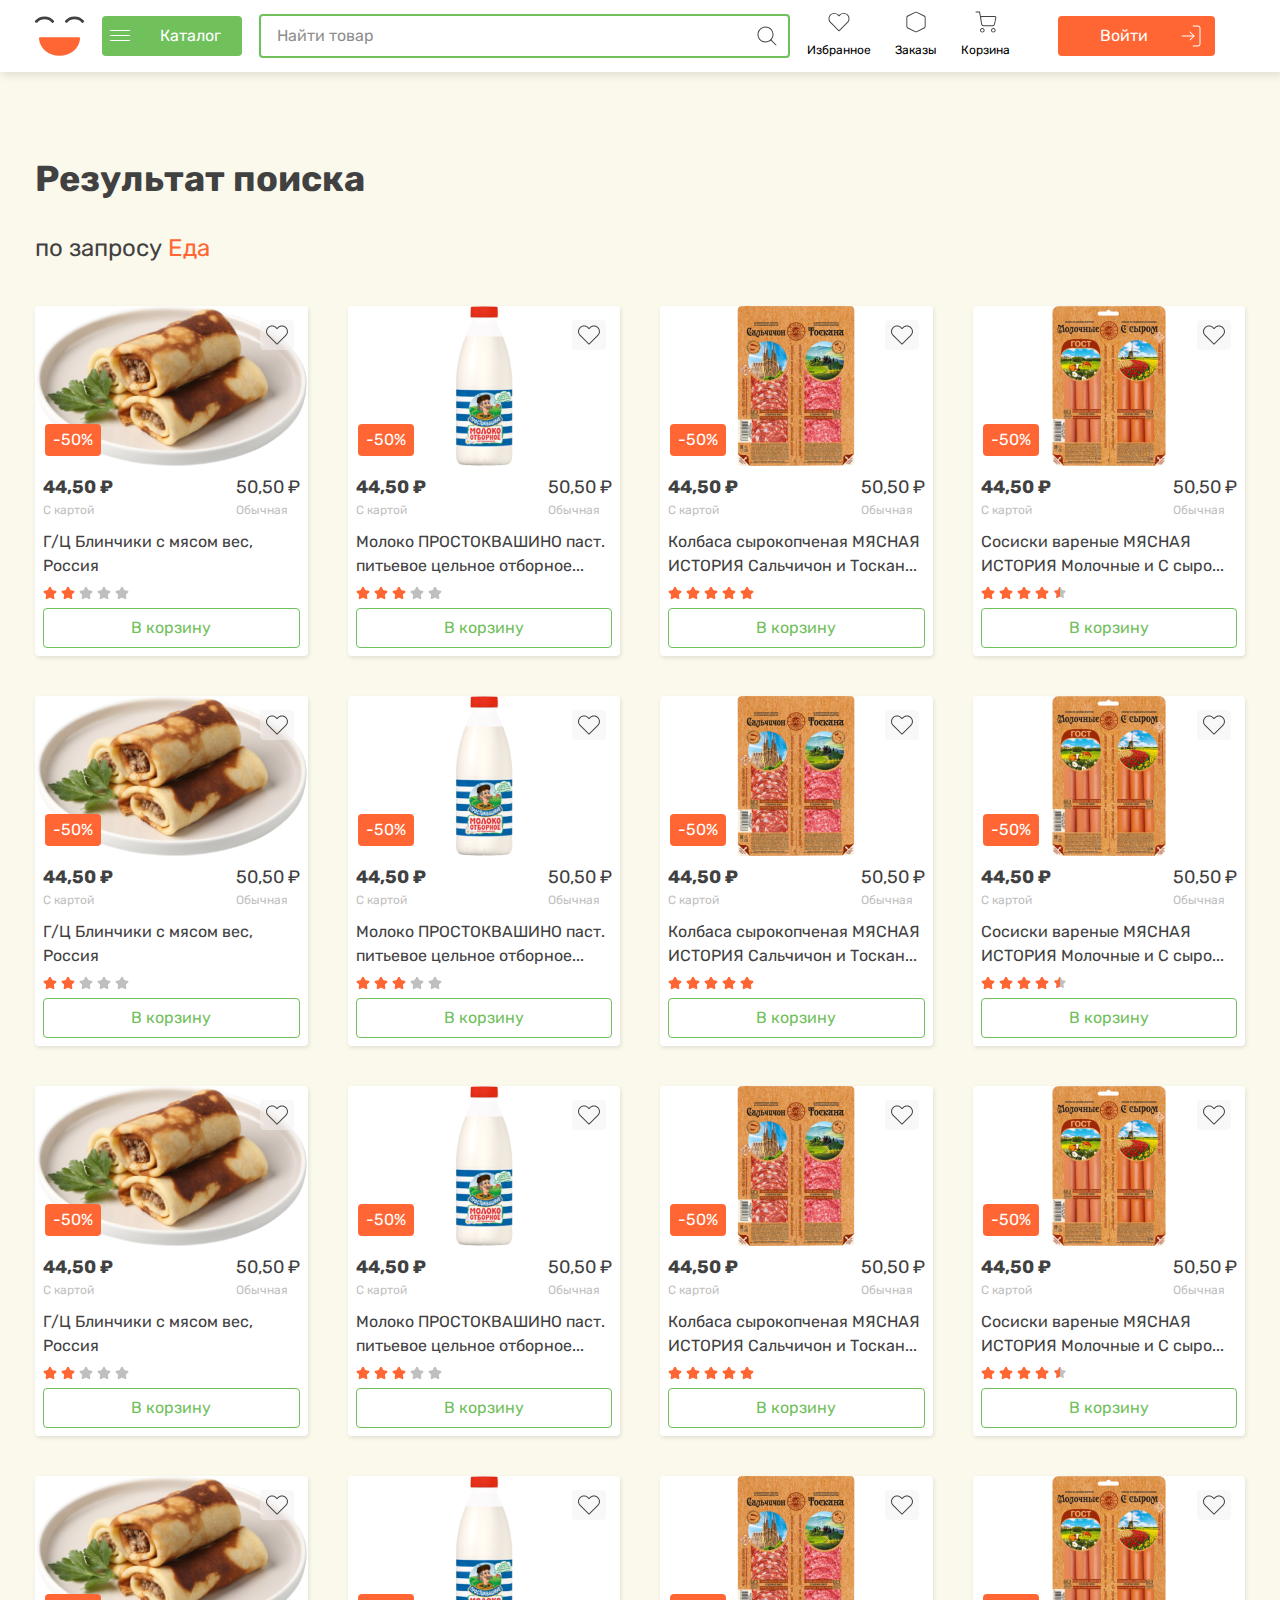
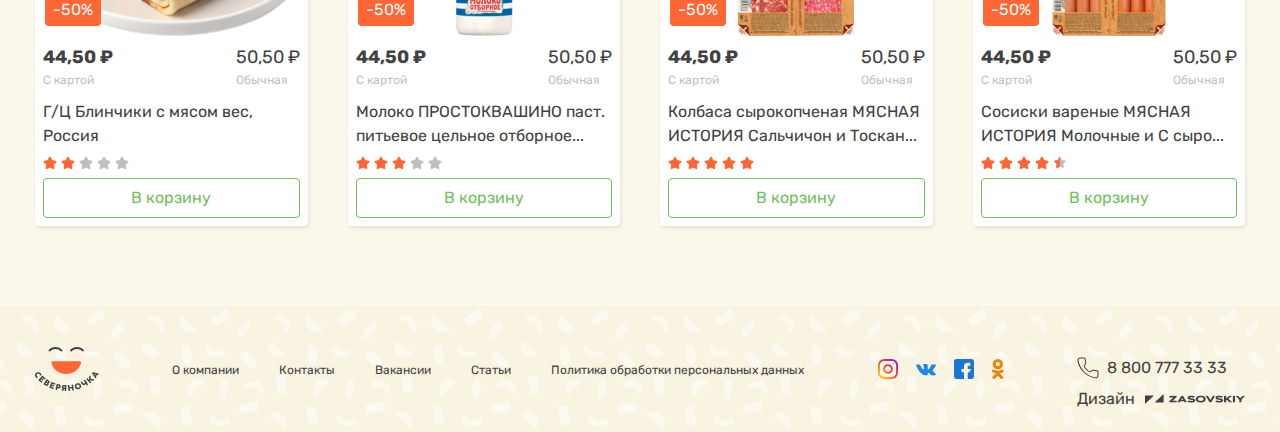
<file: searched.html>
<!DOCTYPE html>
<html lang="ru">
  <head>
    <meta charset="UTF-8">
    <meta http-equiv="X-UA-Compatible" content="IE=edge">
    <meta name="viewport" content="width=device-width, initial-scale=1.0">
    <meta name="description" content="описание магазина">
    <meta name="keywords" content="ключевое-слово-1, ключевое-слово-2">
    <title>Поиск | Северяночка</title>
    <link rel="preload" href="./fonts/Rubik-Bold.woff2" as="font">
    <link rel="preload" href="./fonts/Rubik-Regular.woff2" as="font">
    <link rel="shortcut icon" href="./images/favicon.ico">
    <link rel="stylesheet" href="./css/style.min.css">
    <script defer src="https://api-maps.yandex.ru/2.1/?apikey=8a668916-04d0-4f25-8d4a-b97888776387&amp;lang=ru_RU"></script>
    <script defer src="./js/main.min.js"></script>
  </head>
  <body>
    <aside class="mobile-menu">
      <div class="container mobile-menu__container">
        <div class="mobile-menu__row">
          <nav class="nav main-nav">
            <ul class="nav__list main-nav__list">
              <li class="nav__item nav-item main-nav-item"><a class="nav-item__link main-nav-item__link" href="./catalog.html"><svg class="nav-item__icon main-nav-item__icon" width="25" height="24" viewBox="0 0 25 24" fill="none" xmlns="http://www.w3.org/2000/svg">
<path fill-rule="evenodd" clip-rule="evenodd" d="M3 12C3 11.7239 3.22386 11.5 3.5 11.5H21.5C21.7761 11.5 22 11.7239 22 12C22 12.2761 21.7761 12.5 21.5 12.5H3.5C3.22386 12.5 3 12.2761 3 12Z" fill="#414141"/>
<path fill-rule="evenodd" clip-rule="evenodd" d="M3 6C3 5.72386 3.22386 5.5 3.5 5.5H21.5C21.7761 5.5 22 5.72386 22 6C22 6.27614 21.7761 6.5 21.5 6.5H3.5C3.22386 6.5 3 6.27614 3 6Z" fill="#414141"/>
<path fill-rule="evenodd" clip-rule="evenodd" d="M3 18C3 17.7239 3.22386 17.5 3.5 17.5H21.5C21.7761 17.5 22 17.7239 22 18C22 18.2761 21.7761 18.5 21.5 18.5H3.5C3.22386 18.5 3 18.2761 3 18Z" fill="#414141"/>
</svg><span class="nav-item__text main-nav-item__text">Каталог</span></a></li>
              <li class="nav__item nav-item main-nav-item"><a class="nav-item__link main-nav-item__link" href="./favourites.html"><svg class="nav-item__icon main-nav-item__icon" width="23" height="20" viewBox="0 0 23 20" fill="none" xmlns="http://www.w3.org/2000/svg">
<path fill-rule="evenodd" clip-rule="evenodd" d="M12.2046 2.25644C13.3299 1.13067 14.8564 0.498169 16.4482 0.498169C18.0399 0.498169 19.5664 1.13063 20.6916 2.25636C21.8174 3.38164 22.45 4.90829 22.45 6.49999C22.45 8.09174 21.8175 9.61826 20.6917 10.7435C20.6917 10.7436 20.6917 10.7435 20.6917 10.7435L11.8517 19.5835C11.6565 19.7788 11.3399 19.7788 11.1446 19.5835L2.30461 10.7435C-0.0390375 8.3999 -0.0390373 4.60009 2.30461 2.25644C4.64826 -0.0872086 8.44807 -0.0872087 10.7917 2.25644L11.4982 2.96289L12.2046 2.25644C12.2046 2.25641 12.2046 2.25647 12.2046 2.25644ZM16.4482 1.49817C15.1217 1.49817 13.8496 2.02528 12.9118 2.96346L11.8517 4.02355C11.758 4.11732 11.6308 4.16999 11.4982 4.16999C11.3656 4.16999 11.2384 4.11732 11.1446 4.02355L10.0846 2.96355C8.13149 1.01042 4.96484 1.01042 3.01172 2.96355C1.05859 4.91667 1.05859 8.08332 3.01172 10.0364L11.4982 18.5229L19.9846 10.0364C20.9228 9.09869 21.45 7.82648 21.45 6.49999C21.45 5.17351 20.9229 3.90138 19.9847 2.96363C19.0469 2.02544 17.7747 1.49817 16.4482 1.49817Z" fill="#414141"/>
</svg><span class="nav-item__text main-nav-item__text">Избранное</span><span class="nav-item__count main-nav-item__count favourite-link__count"></span></a></li>
              <li class="nav__item nav-item main-nav-item"><a class="nav-item__link main-nav-item__link" href="#"><svg class="nav-item__icon main-nav-item__icon" width="22" height="24" viewBox="0 0 22 24" fill="none" xmlns="http://www.w3.org/2000/svg">
<path fill-rule="evenodd" clip-rule="evenodd" d="M10.3325 1.89776C10.3324 1.89785 10.3327 1.89767 10.3325 1.89776L2.33366 5.89721L2.33255 5.89776C1.82288 6.15102 1.50045 6.67089 1.50005 7.24V16.7635C1.49608 17.3334 1.81541 17.8563 2.32416 18.113C2.32387 18.1129 2.32445 18.1132 2.32416 18.113L10.3237 22.1128C10.7462 22.3242 11.2438 22.3243 11.6663 22.1129L19.6664 18.1128L19.6675 18.1122C20.1773 17.8589 20.4997 17.3389 20.5 16.7697V7.24026C20.4997 6.67105 20.1773 6.15106 19.6675 5.89776L19.6664 5.89721L11.6675 1.89776C11.6674 1.89767 11.6677 1.89786 11.6675 1.89776C11.2474 1.6892 10.7527 1.68919 10.3325 1.89776ZM9.88755 1.00223C10.5883 0.654 11.4118 0.654 12.1125 1.00223L12.1137 1.00278L20.1125 5.00223C20.1124 5.00215 20.1127 5.00231 20.1125 5.00223C20.9618 5.42448 21.4995 6.29123 21.5 7.23973V16.77C21.4995 17.7184 20.9624 18.5852 20.1132 19.0074C20.113 19.0075 20.1134 19.0073 20.1132 19.0074L12.1138 23.0071C12.1138 23.0072 12.1138 23.0071 12.1138 23.0071C11.4097 23.3594 10.5806 23.3595 9.87644 23.0072C9.87639 23.0072 9.87649 23.0072 9.87644 23.0072L1.87644 19.0072L1.87506 19.0065C1.02685 18.5791 0.494133 17.708 0.500049 16.7584V7.24C0.500552 6.29154 1.03772 5.4248 1.88695 5.00253C1.88675 5.00263 1.88715 5.00243 1.88695 5.00253L9.88644 1.00278L9.88755 1.00223Z" fill="#414141"/>
</svg><span class="nav-item__text main-nav-item__text">Заказы</span></a></li>
              <li class="nav__item nav-item main-nav-item"><a class="nav-item__link main-nav-item__link basket-link" href="#"><svg class="nav-item__icon main-nav-item__icon" width="24" height="24" viewBox="0 0 24 24" fill="none" xmlns="http://www.w3.org/2000/svg">
<path fill-rule="evenodd" clip-rule="evenodd" d="M5.5 21C5.5 19.6193 6.61929 18.5 8 18.5C9.38071 18.5 10.5 19.6193 10.5 21C10.5 22.3807 9.38071 23.5 8 23.5C6.61929 23.5 5.5 22.3807 5.5 21ZM8 19.5C7.17157 19.5 6.5 20.1716 6.5 21C6.5 21.8284 7.17157 22.5 8 22.5C8.82843 22.5 9.5 21.8284 9.5 21C9.5 20.1716 8.82843 19.5 8 19.5Z" fill="#414141"/>
<path fill-rule="evenodd" clip-rule="evenodd" d="M17.5 21C17.5 19.6193 18.6193 18.5 20 18.5C21.3807 18.5 22.5 19.6193 22.5 21C22.5 22.3807 21.3807 23.5 20 23.5C18.6193 23.5 17.5 22.3807 17.5 21ZM20 19.5C19.1716 19.5 18.5 20.1716 18.5 21C18.5 21.8284 19.1716 22.5 20 22.5C20.8284 22.5 21.5 21.8284 21.5 21C21.5 20.1716 20.8284 19.5 20 19.5Z" fill="#414141"/>
<path fill-rule="evenodd" clip-rule="evenodd" d="M1 0.5C0.723858 0.5 0.5 0.723858 0.5 1C0.5 1.27614 0.723858 1.5 1 1.5H4.58051C5.33783 5.79147 6.10333 10.0643 6.74931 14.3709C6.93288 15.5947 7.98416 16.5 9.22165 16.5H19.3597C20.5514 16.5 21.5774 15.6588 21.8111 14.4903L23.2503 7.29417C23.436 6.36599 22.726 5.5 21.7795 5.5H7.16046C6.8575 5.5 6.57797 5.58901 6.34436 5.74093L5.49239 0.913107C5.45023 0.674179 5.24262 0.5 5 0.5H1ZM6.666 7.07417C6.62065 6.77187 6.85478 6.5 7.16046 6.5H21.7795C22.095 6.5 22.3316 6.78866 22.2698 7.09806L20.8305 14.2942C20.6903 14.9953 20.0747 15.5 19.3597 15.5H9.22165C8.47916 15.5 7.84839 14.9568 7.73825 14.2225L6.666 7.07417Z" fill="#414141"/>
</svg><span class="nav-item__text main-nav-item__text">Корзина</span><span class="nav-item__count main-nav-item__count basket-link__count basket-count"></span></a></li>
            </ul>
          </nav>
          <div class="profile header__profile unlogined">
            <button class="profile__login login-btn activate-popup" type="button" data-popup-selector=".popup-login"><span class="login-btn__text">Войти</span><svg width="24" height="24" viewBox="0 0 24 24" fill="none" xmlns="http://www.w3.org/2000/svg">
<path fill-rule="evenodd" clip-rule="evenodd" d="M13.5 2C13.5 1.72386 13.7239 1.5 14 1.5H19C20.3807 1.5 21.5 2.61929 21.5 4V20C21.5 21.3807 20.3807 22.5 19 22.5H14C13.7239 22.5 13.5 22.2761 13.5 22C13.5 21.7239 13.7239 21.5 14 21.5H19C19.8284 21.5 20.5 20.8284 20.5 20V4C20.5 3.17157 19.8284 2.5 19 2.5H14C13.7239 2.5 13.5 2.27614 13.5 2Z" fill="white"/>
<path fill-rule="evenodd" clip-rule="evenodd" d="M10.6464 7.64645C10.8417 7.45118 11.1583 7.45118 11.3536 7.64645L15.3536 11.6464C15.5488 11.8417 15.5488 12.1583 15.3536 12.3536L11.3536 16.3536C11.1583 16.5488 10.8417 16.5488 10.6464 16.3536C10.4512 16.1583 10.4512 15.8417 10.6464 15.6464L14.2929 12L10.6464 8.35355C10.4512 8.15829 10.4512 7.84171 10.6464 7.64645Z" fill="white"/>
<path fill-rule="evenodd" clip-rule="evenodd" d="M2.5 12C2.5 11.7239 2.72386 11.5 3 11.5H15C15.2761 11.5 15.5 11.7239 15.5 12C15.5 12.2761 15.2761 12.5 15 12.5H3C2.72386 12.5 2.5 12.2761 2.5 12Z" fill="white"/>
</svg>
            </button>
          </div>
        </div>
      </div>
    </aside>
    <header class="header">
      <div class="header__top">
        <div class="container header__container">
          <div class="header__row"><a class="logo header__logo" href="./index.html">
              <picture>
                <source srcset="./images/logo-mobile.svg" media="(max-width: 1360px )"><img class="logo__img" src="./images/logo.svg" alt="logo">
              </picture></a>
            <button class="catalog-activate header__catalog-activate" type="button"><span class="burger catalog-activate__burger"></span><span class="catalog-activate__text">Каталог</span></button>
            <div class="search header__search">
              <input class="search__input" type="text" placeholder="Найти товар">
              <button class="search__icon" type="button"><svg width="24" height="24" viewBox="0 0 24 24" fill="none" xmlns="http://www.w3.org/2000/svg">
<path fill-rule="evenodd" clip-rule="evenodd" d="M2.5 10.5C2.5 6.08172 6.08172 2.5 10.5 2.5C14.9183 2.5 18.5 6.08172 18.5 10.5C18.5 14.9183 14.9183 18.5 10.5 18.5C6.08172 18.5 2.5 14.9183 2.5 10.5ZM10.5 3.5C6.63401 3.5 3.5 6.63401 3.5 10.5C3.5 14.366 6.63401 17.5 10.5 17.5C14.366 17.5 17.5 14.366 17.5 10.5C17.5 6.63401 14.366 3.5 10.5 3.5Z" fill="#414141"/>
<path fill-rule="evenodd" clip-rule="evenodd" d="M15.4463 15.4464C15.6415 15.2512 15.9581 15.2512 16.1534 15.4464L21.3534 20.6464C21.5486 20.8417 21.5486 21.1583 21.3534 21.3535C21.1581 21.5488 20.8415 21.5488 20.6463 21.3535L15.4463 16.1535C15.251 15.9583 15.251 15.6417 15.4463 15.4464Z" fill="#414141"/>
</svg>
              </button>
              <ul class="search__live-list live-list"></ul>
            </div>
            <nav class="nav main-nav">
              <ul class="nav__list main-nav__list">
                <li class="nav__item nav-item main-nav-item"><a class="nav-item__link main-nav-item__link favourite-link" href="./favourites.html"><svg class="nav-item__icon main-nav-item__icon" width="23" height="20" viewBox="0 0 23 20" fill="none" xmlns="http://www.w3.org/2000/svg">
<path fill-rule="evenodd" clip-rule="evenodd" d="M12.2046 2.25644C13.3299 1.13067 14.8564 0.498169 16.4482 0.498169C18.0399 0.498169 19.5664 1.13063 20.6916 2.25636C21.8174 3.38164 22.45 4.90829 22.45 6.49999C22.45 8.09174 21.8175 9.61826 20.6917 10.7435C20.6917 10.7436 20.6917 10.7435 20.6917 10.7435L11.8517 19.5835C11.6565 19.7788 11.3399 19.7788 11.1446 19.5835L2.30461 10.7435C-0.0390375 8.3999 -0.0390373 4.60009 2.30461 2.25644C4.64826 -0.0872086 8.44807 -0.0872087 10.7917 2.25644L11.4982 2.96289L12.2046 2.25644C12.2046 2.25641 12.2046 2.25647 12.2046 2.25644ZM16.4482 1.49817C15.1217 1.49817 13.8496 2.02528 12.9118 2.96346L11.8517 4.02355C11.758 4.11732 11.6308 4.16999 11.4982 4.16999C11.3656 4.16999 11.2384 4.11732 11.1446 4.02355L10.0846 2.96355C8.13149 1.01042 4.96484 1.01042 3.01172 2.96355C1.05859 4.91667 1.05859 8.08332 3.01172 10.0364L11.4982 18.5229L19.9846 10.0364C20.9228 9.09869 21.45 7.82648 21.45 6.49999C21.45 5.17351 20.9229 3.90138 19.9847 2.96363C19.0469 2.02544 17.7747 1.49817 16.4482 1.49817Z" fill="#414141"/>
</svg><span class="nav-item__text main-nav-item__text">Избранное</span><span class="nav-item__count main-nav-item__count favourite-link__count"></span></a></li>
                <li class="nav__item nav-item main-nav-item"><a class="nav-item__link main-nav-item__link" href="#"><svg class="nav-item__icon main-nav-item__icon" width="22" height="24" viewBox="0 0 22 24" fill="none" xmlns="http://www.w3.org/2000/svg">
<path fill-rule="evenodd" clip-rule="evenodd" d="M10.3325 1.89776C10.3324 1.89785 10.3327 1.89767 10.3325 1.89776L2.33366 5.89721L2.33255 5.89776C1.82288 6.15102 1.50045 6.67089 1.50005 7.24V16.7635C1.49608 17.3334 1.81541 17.8563 2.32416 18.113C2.32387 18.1129 2.32445 18.1132 2.32416 18.113L10.3237 22.1128C10.7462 22.3242 11.2438 22.3243 11.6663 22.1129L19.6664 18.1128L19.6675 18.1122C20.1773 17.8589 20.4997 17.3389 20.5 16.7697V7.24026C20.4997 6.67105 20.1773 6.15106 19.6675 5.89776L19.6664 5.89721L11.6675 1.89776C11.6674 1.89767 11.6677 1.89786 11.6675 1.89776C11.2474 1.6892 10.7527 1.68919 10.3325 1.89776ZM9.88755 1.00223C10.5883 0.654 11.4118 0.654 12.1125 1.00223L12.1137 1.00278L20.1125 5.00223C20.1124 5.00215 20.1127 5.00231 20.1125 5.00223C20.9618 5.42448 21.4995 6.29123 21.5 7.23973V16.77C21.4995 17.7184 20.9624 18.5852 20.1132 19.0074C20.113 19.0075 20.1134 19.0073 20.1132 19.0074L12.1138 23.0071C12.1138 23.0072 12.1138 23.0071 12.1138 23.0071C11.4097 23.3594 10.5806 23.3595 9.87644 23.0072C9.87639 23.0072 9.87649 23.0072 9.87644 23.0072L1.87644 19.0072L1.87506 19.0065C1.02685 18.5791 0.494133 17.708 0.500049 16.7584V7.24C0.500552 6.29154 1.03772 5.4248 1.88695 5.00253C1.88675 5.00263 1.88715 5.00243 1.88695 5.00253L9.88644 1.00278L9.88755 1.00223Z" fill="#414141"/>
</svg><span class="nav-item__text main-nav-item__text">Заказы</span></a></li>
                <li class="nav__item nav-item main-nav-item"><a class="nav-item__link main-nav-item__link basket-link" href="./basket.html"><svg class="nav-item__icon main-nav-item__icon" width="24" height="24" viewBox="0 0 24 24" fill="none" xmlns="http://www.w3.org/2000/svg">
<path fill-rule="evenodd" clip-rule="evenodd" d="M5.5 21C5.5 19.6193 6.61929 18.5 8 18.5C9.38071 18.5 10.5 19.6193 10.5 21C10.5 22.3807 9.38071 23.5 8 23.5C6.61929 23.5 5.5 22.3807 5.5 21ZM8 19.5C7.17157 19.5 6.5 20.1716 6.5 21C6.5 21.8284 7.17157 22.5 8 22.5C8.82843 22.5 9.5 21.8284 9.5 21C9.5 20.1716 8.82843 19.5 8 19.5Z" fill="#414141"/>
<path fill-rule="evenodd" clip-rule="evenodd" d="M17.5 21C17.5 19.6193 18.6193 18.5 20 18.5C21.3807 18.5 22.5 19.6193 22.5 21C22.5 22.3807 21.3807 23.5 20 23.5C18.6193 23.5 17.5 22.3807 17.5 21ZM20 19.5C19.1716 19.5 18.5 20.1716 18.5 21C18.5 21.8284 19.1716 22.5 20 22.5C20.8284 22.5 21.5 21.8284 21.5 21C21.5 20.1716 20.8284 19.5 20 19.5Z" fill="#414141"/>
<path fill-rule="evenodd" clip-rule="evenodd" d="M1 0.5C0.723858 0.5 0.5 0.723858 0.5 1C0.5 1.27614 0.723858 1.5 1 1.5H4.58051C5.33783 5.79147 6.10333 10.0643 6.74931 14.3709C6.93288 15.5947 7.98416 16.5 9.22165 16.5H19.3597C20.5514 16.5 21.5774 15.6588 21.8111 14.4903L23.2503 7.29417C23.436 6.36599 22.726 5.5 21.7795 5.5H7.16046C6.8575 5.5 6.57797 5.58901 6.34436 5.74093L5.49239 0.913107C5.45023 0.674179 5.24262 0.5 5 0.5H1ZM6.666 7.07417C6.62065 6.77187 6.85478 6.5 7.16046 6.5H21.7795C22.095 6.5 22.3316 6.78866 22.2698 7.09806L20.8305 14.2942C20.6903 14.9953 20.0747 15.5 19.3597 15.5H9.22165C8.47916 15.5 7.84839 14.9568 7.73825 14.2225L6.666 7.07417Z" fill="#414141"/>
</svg><span class="nav-item__text main-nav-item__text">Корзина</span><span class="nav-item__count main-nav-item__count basket-link__count basket-count"></span></a></li>
              </ul>
            </nav>
            <div class="profile header__profile unlogined">
              <button class="profile__login login-btn activate-popup" type="button" data-popup-selector=".popup-login"><span class="login-btn__text">Войти</span><svg width="24" height="24" viewBox="0 0 24 24" fill="none" xmlns="http://www.w3.org/2000/svg">
<path fill-rule="evenodd" clip-rule="evenodd" d="M13.5 2C13.5 1.72386 13.7239 1.5 14 1.5H19C20.3807 1.5 21.5 2.61929 21.5 4V20C21.5 21.3807 20.3807 22.5 19 22.5H14C13.7239 22.5 13.5 22.2761 13.5 22C13.5 21.7239 13.7239 21.5 14 21.5H19C19.8284 21.5 20.5 20.8284 20.5 20V4C20.5 3.17157 19.8284 2.5 19 2.5H14C13.7239 2.5 13.5 2.27614 13.5 2Z" fill="white"/>
<path fill-rule="evenodd" clip-rule="evenodd" d="M10.6464 7.64645C10.8417 7.45118 11.1583 7.45118 11.3536 7.64645L15.3536 11.6464C15.5488 11.8417 15.5488 12.1583 15.3536 12.3536L11.3536 16.3536C11.1583 16.5488 10.8417 16.5488 10.6464 16.3536C10.4512 16.1583 10.4512 15.8417 10.6464 15.6464L14.2929 12L10.6464 8.35355C10.4512 8.15829 10.4512 7.84171 10.6464 7.64645Z" fill="white"/>
<path fill-rule="evenodd" clip-rule="evenodd" d="M2.5 12C2.5 11.7239 2.72386 11.5 3 11.5H15C15.2761 11.5 15.5 11.7239 15.5 12C15.5 12.2761 15.2761 12.5 15 12.5H3C2.72386 12.5 2.5 12.2761 2.5 12Z" fill="white"/>
</svg>
              </button>
            </div>
          </div>
        </div>
      </div>
      <div class="header__bottom">
        <div class="catalog header__catalog">
          <div class="container catalog__container">
            <div class="catalog__row">
              <ul class="catalog-list catalog__list">
                <li class="catalog-list__item"><a class="catalog-list__link" href="./category.html">Молоко, сыр, яйцо</a></li>
                <li class="catalog-list__item"><a class="catalog-list__link" href="./category.html">Хлеб</a></li>
                <li class="catalog-list__item"><a class="catalog-list__link" href="./category.html">Фрукты и овощи</a></li>
                <li class="catalog-list__item"><a class="catalog-list__link" href="./category.html">Замороженные продукты</a></li>
              </ul>
              <ul class="catalog-list catalog__list">
                <li class="catalog-list__item"><a class="catalog-list__link" href="./category.html">Напитки</a></li>
                <li class="catalog-list__item"><a class="catalog-list__link" href="./category.html">Кондитерские изделия</a></li>
                <li class="catalog-list__item"><a class="catalog-list__link" href="./category.html">Чай, кофе</a></li>
              </ul>
              <ul class="catalog-list catalog__list">
                <li class="catalog-list__item"><a class="catalog-list__link" href="./category.html">Бакалея</a></li>
                <li class="catalog-list__item"><a class="catalog-list__link" href="./category.html">Здоровое питание</a></li>
                <li class="catalog-list__item"><a class="catalog-list__link" href="./category.html">Зоотовары</a></li>
              </ul>
              <ul class="catalog-list catalog__list">
                <li class="catalog-list__item"><a class="catalog-list__link" href="./category.html">Непродовольственные товары</a></li>
                <li class="catalog-list__item"><a class="catalog-list__link" href="./category.html">Детское питание</a></li>
                <li class="catalog-list__item"><a class="catalog-list__link" href="./category.html">Мясо, птица, колбаса</a></li>
              </ul>
            </div>
          </div>
        </div>
      </div>
    </header>
    <main class="main">
      <section class="searched">
        <div class="container searched__container">
          <div class="searched__row">
            <div class="top-title-block">
              <h2 class="searched__title top-title">Результат поиска<span class="searched__title-sub">по запросу <strong>Еда</strong></span></h2>
            </div>
            <div class="shop__line shop-line">
              <div class="shop-line__content">
                <div class="shop-line__card shop-card">
                  <div class="shop-card__image"><img src="./images/product-1.png" alt="product">
                    <div class="product-discount shop-card__discount">-50%</div>
                    <button class="shop-card__favourite to-favourite" type="button"><svg class="to-favourite__icon" width="22" height="20" viewBox="0 0 22 20" fill="none" xmlns="http://www.w3.org/2000/svg">
<path fill-rule="evenodd" clip-rule="evenodd" d="M11.7046 2.25644C12.8299 1.13067 14.3564 0.498169 15.9482 0.498169C17.5399 0.498169 19.0664 1.13063 20.1916 2.25636C21.3174 3.38164 21.95 4.90829 21.95 6.49999C21.95 8.09174 21.3175 9.61826 20.1917 10.7435C20.1917 10.7436 20.1917 10.7435 20.1917 10.7435L11.3517 19.5835C11.1565 19.7788 10.8399 19.7788 10.6446 19.5835L1.80461 10.7435C-0.539037 8.3999 -0.539037 4.60009 1.80461 2.25644C4.14826 -0.0872086 7.94807 -0.0872087 10.2917 2.25644L10.9982 2.96289L11.7046 2.25644C11.7046 2.25641 11.7046 2.25647 11.7046 2.25644ZM15.9482 1.49817C14.6217 1.49817 13.3496 2.02528 12.4118 2.96346L11.3517 4.02355C11.258 4.11732 11.1308 4.16999 10.9982 4.16999C10.8656 4.16999 10.7384 4.11732 10.6446 4.02355L9.58461 2.96355C7.63149 1.01042 4.46484 1.01042 2.51172 2.96355C0.558594 4.91667 0.558594 8.08332 2.51172 10.0364L10.9982 18.5229L19.4846 10.0364C20.4228 9.09869 20.95 7.82648 20.95 6.49999C20.95 5.17351 20.4229 3.90138 19.4847 2.96363C18.5469 2.02544 17.2747 1.49817 15.9482 1.49817Z" fill="#414141"/>
</svg>
                    </button>
                  </div>
                  <div class="shop-card__content">
                    <div class="shop-card__top">
                      <p class="shop-card__small-price price small-price">44,50 ₽<span class="price__text">С картой</span></p>
                      <p class="shop-card__big-price price big-price">50,50 ₽<span class="price__text">Обычная</span></p>
                    </div>
                    <div class="shop-card__bottom">
                      <p class="shop-card__about">Г/Ц Блинчики с мясом вес, Россия</p>
                      <div class="shop-card__raiting raiting"><svg class="raiting__star star star-filled" width="14" height="13" viewBox="0 0 14 13" fill="none" xmlns="http://www.w3.org/2000/svg">
<path d="M6.10326 0.816985C6.47008 0.0737389 7.52992 0.0737404 7.89674 0.816986L9.11847 3.29249C9.26413 3.58763 9.5457 3.7922 9.87141 3.83953L12.6033 4.2365C13.4235 4.35568 13.751 5.36365 13.1575 5.94219L11.1807 7.8691C10.945 8.09884 10.8375 8.42984 10.8931 8.75423L11.3598 11.4751C11.4999 12.292 10.6424 12.9149 9.90881 12.5293L7.46534 11.2446C7.17402 11.0915 6.82598 11.0915 6.53466 11.2446L4.09119 12.5293C3.35756 12.9149 2.50013 12.292 2.64024 11.4751L3.1069 8.75423C3.16254 8.42984 3.05499 8.09884 2.81931 7.8691L0.842496 5.94219C0.248979 5.36365 0.576491 4.35568 1.39671 4.2365L4.12859 3.83953C4.4543 3.7922 4.73587 3.58763 4.88153 3.29249L6.10326 0.816985Z" fill="#BFBFBF"/>
</svg>
<svg class="raiting__star star star-filled" width="14" height="13" viewBox="0 0 14 13" fill="none" xmlns="http://www.w3.org/2000/svg">
<path d="M6.10326 0.816985C6.47008 0.0737389 7.52992 0.0737404 7.89674 0.816986L9.11847 3.29249C9.26413 3.58763 9.5457 3.7922 9.87141 3.83953L12.6033 4.2365C13.4235 4.35568 13.751 5.36365 13.1575 5.94219L11.1807 7.8691C10.945 8.09884 10.8375 8.42984 10.8931 8.75423L11.3598 11.4751C11.4999 12.292 10.6424 12.9149 9.90881 12.5293L7.46534 11.2446C7.17402 11.0915 6.82598 11.0915 6.53466 11.2446L4.09119 12.5293C3.35756 12.9149 2.50013 12.292 2.64024 11.4751L3.1069 8.75423C3.16254 8.42984 3.05499 8.09884 2.81931 7.8691L0.842496 5.94219C0.248979 5.36365 0.576491 4.35568 1.39671 4.2365L4.12859 3.83953C4.4543 3.7922 4.73587 3.58763 4.88153 3.29249L6.10326 0.816985Z" fill="#BFBFBF"/>
</svg>
<svg class="raiting__star star" width="14" height="13" viewBox="0 0 14 13" fill="none" xmlns="http://www.w3.org/2000/svg">
<path d="M6.10326 0.816985C6.47008 0.0737389 7.52992 0.0737404 7.89674 0.816986L9.11847 3.29249C9.26413 3.58763 9.5457 3.7922 9.87141 3.83953L12.6033 4.2365C13.4235 4.35568 13.751 5.36365 13.1575 5.94219L11.1807 7.8691C10.945 8.09884 10.8375 8.42984 10.8931 8.75423L11.3598 11.4751C11.4999 12.292 10.6424 12.9149 9.90881 12.5293L7.46534 11.2446C7.17402 11.0915 6.82598 11.0915 6.53466 11.2446L4.09119 12.5293C3.35756 12.9149 2.50013 12.292 2.64024 11.4751L3.1069 8.75423C3.16254 8.42984 3.05499 8.09884 2.81931 7.8691L0.842496 5.94219C0.248979 5.36365 0.576491 4.35568 1.39671 4.2365L4.12859 3.83953C4.4543 3.7922 4.73587 3.58763 4.88153 3.29249L6.10326 0.816985Z" fill="#BFBFBF"/>
</svg>
<svg class="raiting__star star" width="14" height="13" viewBox="0 0 14 13" fill="none" xmlns="http://www.w3.org/2000/svg">
<path d="M6.10326 0.816985C6.47008 0.0737389 7.52992 0.0737404 7.89674 0.816986L9.11847 3.29249C9.26413 3.58763 9.5457 3.7922 9.87141 3.83953L12.6033 4.2365C13.4235 4.35568 13.751 5.36365 13.1575 5.94219L11.1807 7.8691C10.945 8.09884 10.8375 8.42984 10.8931 8.75423L11.3598 11.4751C11.4999 12.292 10.6424 12.9149 9.90881 12.5293L7.46534 11.2446C7.17402 11.0915 6.82598 11.0915 6.53466 11.2446L4.09119 12.5293C3.35756 12.9149 2.50013 12.292 2.64024 11.4751L3.1069 8.75423C3.16254 8.42984 3.05499 8.09884 2.81931 7.8691L0.842496 5.94219C0.248979 5.36365 0.576491 4.35568 1.39671 4.2365L4.12859 3.83953C4.4543 3.7922 4.73587 3.58763 4.88153 3.29249L6.10326 0.816985Z" fill="#BFBFBF"/>
</svg>
<svg class="raiting__star star" width="14" height="13" viewBox="0 0 14 13" fill="none" xmlns="http://www.w3.org/2000/svg">
<path d="M6.10326 0.816985C6.47008 0.0737389 7.52992 0.0737404 7.89674 0.816986L9.11847 3.29249C9.26413 3.58763 9.5457 3.7922 9.87141 3.83953L12.6033 4.2365C13.4235 4.35568 13.751 5.36365 13.1575 5.94219L11.1807 7.8691C10.945 8.09884 10.8375 8.42984 10.8931 8.75423L11.3598 11.4751C11.4999 12.292 10.6424 12.9149 9.90881 12.5293L7.46534 11.2446C7.17402 11.0915 6.82598 11.0915 6.53466 11.2446L4.09119 12.5293C3.35756 12.9149 2.50013 12.292 2.64024 11.4751L3.1069 8.75423C3.16254 8.42984 3.05499 8.09884 2.81931 7.8691L0.842496 5.94219C0.248979 5.36365 0.576491 4.35568 1.39671 4.2365L4.12859 3.83953C4.4543 3.7922 4.73587 3.58763 4.88153 3.29249L6.10326 0.816985Z" fill="#BFBFBF"/>
</svg>
                      </div>
                      <button class="shop-card__to-basket to-basket-btn" type="button">В корзину</button>
                      <div class="shop-card__manipulate-with-basket manipulate-with-basket">
                        <button class="manipulate-with-basket__decrease basket-decrease"><svg width="24" height="24" viewBox="0 0 24 24" fill="none" xmlns="http://www.w3.org/2000/svg">
<path fill-rule="evenodd" clip-rule="evenodd" d="M4.5 12C4.5 11.7239 4.72386 11.5 5 11.5H19C19.2761 11.5 19.5 11.7239 19.5 12C19.5 12.2761 19.2761 12.5 19 12.5H5C4.72386 12.5 4.5 12.2761 4.5 12Z" fill="white"/>
</svg>
                        </button><span class="manipulate-with-basket__count"></span>
                        <button class="manipulate-with-basket__update basket-update"><svg width="24" height="24" viewBox="0 0 24 24" fill="none" xmlns="http://www.w3.org/2000/svg">
<path fill-rule="evenodd" clip-rule="evenodd" d="M12 4.5C12.2761 4.5 12.5 4.72386 12.5 5V19C12.5 19.2761 12.2761 19.5 12 19.5C11.7239 19.5 11.5 19.2761 11.5 19V5C11.5 4.72386 11.7239 4.5 12 4.5Z" fill="white"/>
<path fill-rule="evenodd" clip-rule="evenodd" d="M4.5 12C4.5 11.7239 4.72386 11.5 5 11.5H19C19.2761 11.5 19.5 11.7239 19.5 12C19.5 12.2761 19.2761 12.5 19 12.5H5C4.72386 12.5 4.5 12.2761 4.5 12Z" fill="white"/>
</svg>
                        </button>
                      </div>
                    </div>
                  </div>
                </div>
                <div class="shop-line__card shop-card">
                  <div class="shop-card__image"><img src="./images/product-2.png" alt="product">
                    <div class="product-discount shop-card__discount">-50%</div>
                    <button class="shop-card__favourite to-favourite" type="button"><svg class="to-favourite__icon" width="22" height="20" viewBox="0 0 22 20" fill="none" xmlns="http://www.w3.org/2000/svg">
<path fill-rule="evenodd" clip-rule="evenodd" d="M11.7046 2.25644C12.8299 1.13067 14.3564 0.498169 15.9482 0.498169C17.5399 0.498169 19.0664 1.13063 20.1916 2.25636C21.3174 3.38164 21.95 4.90829 21.95 6.49999C21.95 8.09174 21.3175 9.61826 20.1917 10.7435C20.1917 10.7436 20.1917 10.7435 20.1917 10.7435L11.3517 19.5835C11.1565 19.7788 10.8399 19.7788 10.6446 19.5835L1.80461 10.7435C-0.539037 8.3999 -0.539037 4.60009 1.80461 2.25644C4.14826 -0.0872086 7.94807 -0.0872087 10.2917 2.25644L10.9982 2.96289L11.7046 2.25644C11.7046 2.25641 11.7046 2.25647 11.7046 2.25644ZM15.9482 1.49817C14.6217 1.49817 13.3496 2.02528 12.4118 2.96346L11.3517 4.02355C11.258 4.11732 11.1308 4.16999 10.9982 4.16999C10.8656 4.16999 10.7384 4.11732 10.6446 4.02355L9.58461 2.96355C7.63149 1.01042 4.46484 1.01042 2.51172 2.96355C0.558594 4.91667 0.558594 8.08332 2.51172 10.0364L10.9982 18.5229L19.4846 10.0364C20.4228 9.09869 20.95 7.82648 20.95 6.49999C20.95 5.17351 20.4229 3.90138 19.4847 2.96363C18.5469 2.02544 17.2747 1.49817 15.9482 1.49817Z" fill="#414141"/>
</svg>
                    </button>
                  </div>
                  <div class="shop-card__content">
                    <div class="shop-card__top">
                      <p class="shop-card__small-price price small-price">44,50 ₽<span class="price__text">С картой</span></p>
                      <p class="shop-card__big-price price big-price">50,50 ₽<span class="price__text">Обычная</span></p>
                    </div>
                    <div class="shop-card__bottom">
                      <p class="shop-card__about">Молоко ПРОСТОКВАШИНО паст. питьевое цельное отборное...</p>
                      <div class="shop-card__raiting raiting"><svg class="raiting__star star star-filled" width="14" height="13" viewBox="0 0 14 13" fill="none" xmlns="http://www.w3.org/2000/svg">
<path d="M6.10326 0.816985C6.47008 0.0737389 7.52992 0.0737404 7.89674 0.816986L9.11847 3.29249C9.26413 3.58763 9.5457 3.7922 9.87141 3.83953L12.6033 4.2365C13.4235 4.35568 13.751 5.36365 13.1575 5.94219L11.1807 7.8691C10.945 8.09884 10.8375 8.42984 10.8931 8.75423L11.3598 11.4751C11.4999 12.292 10.6424 12.9149 9.90881 12.5293L7.46534 11.2446C7.17402 11.0915 6.82598 11.0915 6.53466 11.2446L4.09119 12.5293C3.35756 12.9149 2.50013 12.292 2.64024 11.4751L3.1069 8.75423C3.16254 8.42984 3.05499 8.09884 2.81931 7.8691L0.842496 5.94219C0.248979 5.36365 0.576491 4.35568 1.39671 4.2365L4.12859 3.83953C4.4543 3.7922 4.73587 3.58763 4.88153 3.29249L6.10326 0.816985Z" fill="#BFBFBF"/>
</svg>
<svg class="raiting__star star star-filled" width="14" height="13" viewBox="0 0 14 13" fill="none" xmlns="http://www.w3.org/2000/svg">
<path d="M6.10326 0.816985C6.47008 0.0737389 7.52992 0.0737404 7.89674 0.816986L9.11847 3.29249C9.26413 3.58763 9.5457 3.7922 9.87141 3.83953L12.6033 4.2365C13.4235 4.35568 13.751 5.36365 13.1575 5.94219L11.1807 7.8691C10.945 8.09884 10.8375 8.42984 10.8931 8.75423L11.3598 11.4751C11.4999 12.292 10.6424 12.9149 9.90881 12.5293L7.46534 11.2446C7.17402 11.0915 6.82598 11.0915 6.53466 11.2446L4.09119 12.5293C3.35756 12.9149 2.50013 12.292 2.64024 11.4751L3.1069 8.75423C3.16254 8.42984 3.05499 8.09884 2.81931 7.8691L0.842496 5.94219C0.248979 5.36365 0.576491 4.35568 1.39671 4.2365L4.12859 3.83953C4.4543 3.7922 4.73587 3.58763 4.88153 3.29249L6.10326 0.816985Z" fill="#BFBFBF"/>
</svg>
<svg class="raiting__star star star-filled" width="14" height="13" viewBox="0 0 14 13" fill="none" xmlns="http://www.w3.org/2000/svg">
<path d="M6.10326 0.816985C6.47008 0.0737389 7.52992 0.0737404 7.89674 0.816986L9.11847 3.29249C9.26413 3.58763 9.5457 3.7922 9.87141 3.83953L12.6033 4.2365C13.4235 4.35568 13.751 5.36365 13.1575 5.94219L11.1807 7.8691C10.945 8.09884 10.8375 8.42984 10.8931 8.75423L11.3598 11.4751C11.4999 12.292 10.6424 12.9149 9.90881 12.5293L7.46534 11.2446C7.17402 11.0915 6.82598 11.0915 6.53466 11.2446L4.09119 12.5293C3.35756 12.9149 2.50013 12.292 2.64024 11.4751L3.1069 8.75423C3.16254 8.42984 3.05499 8.09884 2.81931 7.8691L0.842496 5.94219C0.248979 5.36365 0.576491 4.35568 1.39671 4.2365L4.12859 3.83953C4.4543 3.7922 4.73587 3.58763 4.88153 3.29249L6.10326 0.816985Z" fill="#BFBFBF"/>
</svg>
<svg class="raiting__star star" width="14" height="13" viewBox="0 0 14 13" fill="none" xmlns="http://www.w3.org/2000/svg">
<path d="M6.10326 0.816985C6.47008 0.0737389 7.52992 0.0737404 7.89674 0.816986L9.11847 3.29249C9.26413 3.58763 9.5457 3.7922 9.87141 3.83953L12.6033 4.2365C13.4235 4.35568 13.751 5.36365 13.1575 5.94219L11.1807 7.8691C10.945 8.09884 10.8375 8.42984 10.8931 8.75423L11.3598 11.4751C11.4999 12.292 10.6424 12.9149 9.90881 12.5293L7.46534 11.2446C7.17402 11.0915 6.82598 11.0915 6.53466 11.2446L4.09119 12.5293C3.35756 12.9149 2.50013 12.292 2.64024 11.4751L3.1069 8.75423C3.16254 8.42984 3.05499 8.09884 2.81931 7.8691L0.842496 5.94219C0.248979 5.36365 0.576491 4.35568 1.39671 4.2365L4.12859 3.83953C4.4543 3.7922 4.73587 3.58763 4.88153 3.29249L6.10326 0.816985Z" fill="#BFBFBF"/>
</svg>
<svg class="raiting__star star" width="14" height="13" viewBox="0 0 14 13" fill="none" xmlns="http://www.w3.org/2000/svg">
<path d="M6.10326 0.816985C6.47008 0.0737389 7.52992 0.0737404 7.89674 0.816986L9.11847 3.29249C9.26413 3.58763 9.5457 3.7922 9.87141 3.83953L12.6033 4.2365C13.4235 4.35568 13.751 5.36365 13.1575 5.94219L11.1807 7.8691C10.945 8.09884 10.8375 8.42984 10.8931 8.75423L11.3598 11.4751C11.4999 12.292 10.6424 12.9149 9.90881 12.5293L7.46534 11.2446C7.17402 11.0915 6.82598 11.0915 6.53466 11.2446L4.09119 12.5293C3.35756 12.9149 2.50013 12.292 2.64024 11.4751L3.1069 8.75423C3.16254 8.42984 3.05499 8.09884 2.81931 7.8691L0.842496 5.94219C0.248979 5.36365 0.576491 4.35568 1.39671 4.2365L4.12859 3.83953C4.4543 3.7922 4.73587 3.58763 4.88153 3.29249L6.10326 0.816985Z" fill="#BFBFBF"/>
</svg>
                      </div>
                      <button class="shop-card__to-basket to-basket-btn" type="button">В корзину</button>
                      <div class="shop-card__manipulate-with-basket manipulate-with-basket">
                        <button class="manipulate-with-basket__decrease basket-decrease"><svg width="24" height="24" viewBox="0 0 24 24" fill="none" xmlns="http://www.w3.org/2000/svg">
<path fill-rule="evenodd" clip-rule="evenodd" d="M4.5 12C4.5 11.7239 4.72386 11.5 5 11.5H19C19.2761 11.5 19.5 11.7239 19.5 12C19.5 12.2761 19.2761 12.5 19 12.5H5C4.72386 12.5 4.5 12.2761 4.5 12Z" fill="white"/>
</svg>
                        </button><span class="manipulate-with-basket__count"></span>
                        <button class="manipulate-with-basket__update basket-update"><svg width="24" height="24" viewBox="0 0 24 24" fill="none" xmlns="http://www.w3.org/2000/svg">
<path fill-rule="evenodd" clip-rule="evenodd" d="M12 4.5C12.2761 4.5 12.5 4.72386 12.5 5V19C12.5 19.2761 12.2761 19.5 12 19.5C11.7239 19.5 11.5 19.2761 11.5 19V5C11.5 4.72386 11.7239 4.5 12 4.5Z" fill="white"/>
<path fill-rule="evenodd" clip-rule="evenodd" d="M4.5 12C4.5 11.7239 4.72386 11.5 5 11.5H19C19.2761 11.5 19.5 11.7239 19.5 12C19.5 12.2761 19.2761 12.5 19 12.5H5C4.72386 12.5 4.5 12.2761 4.5 12Z" fill="white"/>
</svg>
                        </button>
                      </div>
                      <div class="shop-card__manipulate-with-basket manipulate-with-basket">
                        <button class="manipulate-with-basket__decrease basket-decrease"><svg width="24" height="24" viewBox="0 0 24 24" fill="none" xmlns="http://www.w3.org/2000/svg">
<path fill-rule="evenodd" clip-rule="evenodd" d="M4.5 12C4.5 11.7239 4.72386 11.5 5 11.5H19C19.2761 11.5 19.5 11.7239 19.5 12C19.5 12.2761 19.2761 12.5 19 12.5H5C4.72386 12.5 4.5 12.2761 4.5 12Z" fill="white"/>
</svg>
                        </button><span class="manipulate-with-basket__count"></span>
                        <button class="manipulate-with-basket__update basket-update"><svg width="24" height="24" viewBox="0 0 24 24" fill="none" xmlns="http://www.w3.org/2000/svg">
<path fill-rule="evenodd" clip-rule="evenodd" d="M12 4.5C12.2761 4.5 12.5 4.72386 12.5 5V19C12.5 19.2761 12.2761 19.5 12 19.5C11.7239 19.5 11.5 19.2761 11.5 19V5C11.5 4.72386 11.7239 4.5 12 4.5Z" fill="white"/>
<path fill-rule="evenodd" clip-rule="evenodd" d="M4.5 12C4.5 11.7239 4.72386 11.5 5 11.5H19C19.2761 11.5 19.5 11.7239 19.5 12C19.5 12.2761 19.2761 12.5 19 12.5H5C4.72386 12.5 4.5 12.2761 4.5 12Z" fill="white"/>
</svg>
                        </button>
                      </div>
                    </div>
                  </div>
                </div>
                <div class="shop-line__card shop-card">
                  <div class="shop-card__image"><img src="./images/product-3.png" alt="product">
                    <div class="product-discount shop-card__discount">-50%</div>
                    <button class="shop-card__favourite to-favourite" type="button"><svg class="to-favourite__icon" width="22" height="20" viewBox="0 0 22 20" fill="none" xmlns="http://www.w3.org/2000/svg">
<path fill-rule="evenodd" clip-rule="evenodd" d="M11.7046 2.25644C12.8299 1.13067 14.3564 0.498169 15.9482 0.498169C17.5399 0.498169 19.0664 1.13063 20.1916 2.25636C21.3174 3.38164 21.95 4.90829 21.95 6.49999C21.95 8.09174 21.3175 9.61826 20.1917 10.7435C20.1917 10.7436 20.1917 10.7435 20.1917 10.7435L11.3517 19.5835C11.1565 19.7788 10.8399 19.7788 10.6446 19.5835L1.80461 10.7435C-0.539037 8.3999 -0.539037 4.60009 1.80461 2.25644C4.14826 -0.0872086 7.94807 -0.0872087 10.2917 2.25644L10.9982 2.96289L11.7046 2.25644C11.7046 2.25641 11.7046 2.25647 11.7046 2.25644ZM15.9482 1.49817C14.6217 1.49817 13.3496 2.02528 12.4118 2.96346L11.3517 4.02355C11.258 4.11732 11.1308 4.16999 10.9982 4.16999C10.8656 4.16999 10.7384 4.11732 10.6446 4.02355L9.58461 2.96355C7.63149 1.01042 4.46484 1.01042 2.51172 2.96355C0.558594 4.91667 0.558594 8.08332 2.51172 10.0364L10.9982 18.5229L19.4846 10.0364C20.4228 9.09869 20.95 7.82648 20.95 6.49999C20.95 5.17351 20.4229 3.90138 19.4847 2.96363C18.5469 2.02544 17.2747 1.49817 15.9482 1.49817Z" fill="#414141"/>
</svg>
                    </button>
                  </div>
                  <div class="shop-card__content">
                    <div class="shop-card__top">
                      <p class="shop-card__small-price price small-price">44,50 ₽<span class="price__text">С картой</span></p>
                      <p class="shop-card__big-price price big-price">50,50 ₽<span class="price__text">Обычная</span></p>
                    </div>
                    <div class="shop-card__bottom">
                      <p class="shop-card__about">Колбаса сырокопченая МЯСНАЯ ИСТОРИЯ Сальчичон и Тоскан...</p>
                      <div class="shop-card__raiting raiting"><svg class="raiting__star star star-filled" width="14" height="13" viewBox="0 0 14 13" fill="none" xmlns="http://www.w3.org/2000/svg">
<path d="M6.10326 0.816985C6.47008 0.0737389 7.52992 0.0737404 7.89674 0.816986L9.11847 3.29249C9.26413 3.58763 9.5457 3.7922 9.87141 3.83953L12.6033 4.2365C13.4235 4.35568 13.751 5.36365 13.1575 5.94219L11.1807 7.8691C10.945 8.09884 10.8375 8.42984 10.8931 8.75423L11.3598 11.4751C11.4999 12.292 10.6424 12.9149 9.90881 12.5293L7.46534 11.2446C7.17402 11.0915 6.82598 11.0915 6.53466 11.2446L4.09119 12.5293C3.35756 12.9149 2.50013 12.292 2.64024 11.4751L3.1069 8.75423C3.16254 8.42984 3.05499 8.09884 2.81931 7.8691L0.842496 5.94219C0.248979 5.36365 0.576491 4.35568 1.39671 4.2365L4.12859 3.83953C4.4543 3.7922 4.73587 3.58763 4.88153 3.29249L6.10326 0.816985Z" fill="#BFBFBF"/>
</svg>
<svg class="raiting__star star star-filled" width="14" height="13" viewBox="0 0 14 13" fill="none" xmlns="http://www.w3.org/2000/svg">
<path d="M6.10326 0.816985C6.47008 0.0737389 7.52992 0.0737404 7.89674 0.816986L9.11847 3.29249C9.26413 3.58763 9.5457 3.7922 9.87141 3.83953L12.6033 4.2365C13.4235 4.35568 13.751 5.36365 13.1575 5.94219L11.1807 7.8691C10.945 8.09884 10.8375 8.42984 10.8931 8.75423L11.3598 11.4751C11.4999 12.292 10.6424 12.9149 9.90881 12.5293L7.46534 11.2446C7.17402 11.0915 6.82598 11.0915 6.53466 11.2446L4.09119 12.5293C3.35756 12.9149 2.50013 12.292 2.64024 11.4751L3.1069 8.75423C3.16254 8.42984 3.05499 8.09884 2.81931 7.8691L0.842496 5.94219C0.248979 5.36365 0.576491 4.35568 1.39671 4.2365L4.12859 3.83953C4.4543 3.7922 4.73587 3.58763 4.88153 3.29249L6.10326 0.816985Z" fill="#BFBFBF"/>
</svg>
<svg class="raiting__star star star-filled" width="14" height="13" viewBox="0 0 14 13" fill="none" xmlns="http://www.w3.org/2000/svg">
<path d="M6.10326 0.816985C6.47008 0.0737389 7.52992 0.0737404 7.89674 0.816986L9.11847 3.29249C9.26413 3.58763 9.5457 3.7922 9.87141 3.83953L12.6033 4.2365C13.4235 4.35568 13.751 5.36365 13.1575 5.94219L11.1807 7.8691C10.945 8.09884 10.8375 8.42984 10.8931 8.75423L11.3598 11.4751C11.4999 12.292 10.6424 12.9149 9.90881 12.5293L7.46534 11.2446C7.17402 11.0915 6.82598 11.0915 6.53466 11.2446L4.09119 12.5293C3.35756 12.9149 2.50013 12.292 2.64024 11.4751L3.1069 8.75423C3.16254 8.42984 3.05499 8.09884 2.81931 7.8691L0.842496 5.94219C0.248979 5.36365 0.576491 4.35568 1.39671 4.2365L4.12859 3.83953C4.4543 3.7922 4.73587 3.58763 4.88153 3.29249L6.10326 0.816985Z" fill="#BFBFBF"/>
</svg>
<svg class="raiting__star star star-filled" width="14" height="13" viewBox="0 0 14 13" fill="none" xmlns="http://www.w3.org/2000/svg">
<path d="M6.10326 0.816985C6.47008 0.0737389 7.52992 0.0737404 7.89674 0.816986L9.11847 3.29249C9.26413 3.58763 9.5457 3.7922 9.87141 3.83953L12.6033 4.2365C13.4235 4.35568 13.751 5.36365 13.1575 5.94219L11.1807 7.8691C10.945 8.09884 10.8375 8.42984 10.8931 8.75423L11.3598 11.4751C11.4999 12.292 10.6424 12.9149 9.90881 12.5293L7.46534 11.2446C7.17402 11.0915 6.82598 11.0915 6.53466 11.2446L4.09119 12.5293C3.35756 12.9149 2.50013 12.292 2.64024 11.4751L3.1069 8.75423C3.16254 8.42984 3.05499 8.09884 2.81931 7.8691L0.842496 5.94219C0.248979 5.36365 0.576491 4.35568 1.39671 4.2365L4.12859 3.83953C4.4543 3.7922 4.73587 3.58763 4.88153 3.29249L6.10326 0.816985Z" fill="#BFBFBF"/>
</svg>
<svg class="raiting__star star star-filled" width="14" height="13" viewBox="0 0 14 13" fill="none" xmlns="http://www.w3.org/2000/svg">
<path d="M6.10326 0.816985C6.47008 0.0737389 7.52992 0.0737404 7.89674 0.816986L9.11847 3.29249C9.26413 3.58763 9.5457 3.7922 9.87141 3.83953L12.6033 4.2365C13.4235 4.35568 13.751 5.36365 13.1575 5.94219L11.1807 7.8691C10.945 8.09884 10.8375 8.42984 10.8931 8.75423L11.3598 11.4751C11.4999 12.292 10.6424 12.9149 9.90881 12.5293L7.46534 11.2446C7.17402 11.0915 6.82598 11.0915 6.53466 11.2446L4.09119 12.5293C3.35756 12.9149 2.50013 12.292 2.64024 11.4751L3.1069 8.75423C3.16254 8.42984 3.05499 8.09884 2.81931 7.8691L0.842496 5.94219C0.248979 5.36365 0.576491 4.35568 1.39671 4.2365L4.12859 3.83953C4.4543 3.7922 4.73587 3.58763 4.88153 3.29249L6.10326 0.816985Z" fill="#BFBFBF"/>
</svg>
                      </div>
                      <button class="shop-card__to-basket to-basket-btn" type="button">В корзину</button>
                      <div class="shop-card__manipulate-with-basket manipulate-with-basket">
                        <button class="manipulate-with-basket__decrease basket-decrease"><svg width="24" height="24" viewBox="0 0 24 24" fill="none" xmlns="http://www.w3.org/2000/svg">
<path fill-rule="evenodd" clip-rule="evenodd" d="M4.5 12C4.5 11.7239 4.72386 11.5 5 11.5H19C19.2761 11.5 19.5 11.7239 19.5 12C19.5 12.2761 19.2761 12.5 19 12.5H5C4.72386 12.5 4.5 12.2761 4.5 12Z" fill="white"/>
</svg>
                        </button><span class="manipulate-with-basket__count"></span>
                        <button class="manipulate-with-basket__update basket-update"><svg width="24" height="24" viewBox="0 0 24 24" fill="none" xmlns="http://www.w3.org/2000/svg">
<path fill-rule="evenodd" clip-rule="evenodd" d="M12 4.5C12.2761 4.5 12.5 4.72386 12.5 5V19C12.5 19.2761 12.2761 19.5 12 19.5C11.7239 19.5 11.5 19.2761 11.5 19V5C11.5 4.72386 11.7239 4.5 12 4.5Z" fill="white"/>
<path fill-rule="evenodd" clip-rule="evenodd" d="M4.5 12C4.5 11.7239 4.72386 11.5 5 11.5H19C19.2761 11.5 19.5 11.7239 19.5 12C19.5 12.2761 19.2761 12.5 19 12.5H5C4.72386 12.5 4.5 12.2761 4.5 12Z" fill="white"/>
</svg>
                        </button>
                      </div>
                      <div class="shop-card__manipulate-with-basket manipulate-with-basket">
                        <button class="manipulate-with-basket__decrease basket-decrease"><svg width="24" height="24" viewBox="0 0 24 24" fill="none" xmlns="http://www.w3.org/2000/svg">
<path fill-rule="evenodd" clip-rule="evenodd" d="M4.5 12C4.5 11.7239 4.72386 11.5 5 11.5H19C19.2761 11.5 19.5 11.7239 19.5 12C19.5 12.2761 19.2761 12.5 19 12.5H5C4.72386 12.5 4.5 12.2761 4.5 12Z" fill="white"/>
</svg>
                        </button><span class="manipulate-with-basket__count"></span>
                        <button class="manipulate-with-basket__update basket-update"><svg width="24" height="24" viewBox="0 0 24 24" fill="none" xmlns="http://www.w3.org/2000/svg">
<path fill-rule="evenodd" clip-rule="evenodd" d="M12 4.5C12.2761 4.5 12.5 4.72386 12.5 5V19C12.5 19.2761 12.2761 19.5 12 19.5C11.7239 19.5 11.5 19.2761 11.5 19V5C11.5 4.72386 11.7239 4.5 12 4.5Z" fill="white"/>
<path fill-rule="evenodd" clip-rule="evenodd" d="M4.5 12C4.5 11.7239 4.72386 11.5 5 11.5H19C19.2761 11.5 19.5 11.7239 19.5 12C19.5 12.2761 19.2761 12.5 19 12.5H5C4.72386 12.5 4.5 12.2761 4.5 12Z" fill="white"/>
</svg>
                        </button>
                      </div>
                    </div>
                  </div>
                </div>
                <div class="shop-line__card shop-card">
                  <div class="shop-card__image"><img src="./images/product-4.png" alt="product">
                    <div class="product-discount shop-card__discount">-50%</div>
                    <button class="shop-card__favourite to-favourite" type="button"><svg class="to-favourite__icon" width="22" height="20" viewBox="0 0 22 20" fill="none" xmlns="http://www.w3.org/2000/svg">
<path fill-rule="evenodd" clip-rule="evenodd" d="M11.7046 2.25644C12.8299 1.13067 14.3564 0.498169 15.9482 0.498169C17.5399 0.498169 19.0664 1.13063 20.1916 2.25636C21.3174 3.38164 21.95 4.90829 21.95 6.49999C21.95 8.09174 21.3175 9.61826 20.1917 10.7435C20.1917 10.7436 20.1917 10.7435 20.1917 10.7435L11.3517 19.5835C11.1565 19.7788 10.8399 19.7788 10.6446 19.5835L1.80461 10.7435C-0.539037 8.3999 -0.539037 4.60009 1.80461 2.25644C4.14826 -0.0872086 7.94807 -0.0872087 10.2917 2.25644L10.9982 2.96289L11.7046 2.25644C11.7046 2.25641 11.7046 2.25647 11.7046 2.25644ZM15.9482 1.49817C14.6217 1.49817 13.3496 2.02528 12.4118 2.96346L11.3517 4.02355C11.258 4.11732 11.1308 4.16999 10.9982 4.16999C10.8656 4.16999 10.7384 4.11732 10.6446 4.02355L9.58461 2.96355C7.63149 1.01042 4.46484 1.01042 2.51172 2.96355C0.558594 4.91667 0.558594 8.08332 2.51172 10.0364L10.9982 18.5229L19.4846 10.0364C20.4228 9.09869 20.95 7.82648 20.95 6.49999C20.95 5.17351 20.4229 3.90138 19.4847 2.96363C18.5469 2.02544 17.2747 1.49817 15.9482 1.49817Z" fill="#414141"/>
</svg>
                    </button>
                  </div>
                  <div class="shop-card__content">
                    <div class="shop-card__top">
                      <p class="shop-card__small-price price small-price">44,50 ₽<span class="price__text">С картой</span></p>
                      <p class="shop-card__big-price price big-price">50,50 ₽<span class="price__text">Обычная</span></p>
                    </div>
                    <div class="shop-card__bottom">
                      <p class="shop-card__about">Сосиски вареные МЯСНАЯ ИСТОРИЯ Молочные и С сыро...</p>
                      <div class="shop-card__raiting raiting"><svg class="raiting__star star star-filled" width="14" height="13" viewBox="0 0 14 13" fill="none" xmlns="http://www.w3.org/2000/svg">
<path d="M6.10326 0.816985C6.47008 0.0737389 7.52992 0.0737404 7.89674 0.816986L9.11847 3.29249C9.26413 3.58763 9.5457 3.7922 9.87141 3.83953L12.6033 4.2365C13.4235 4.35568 13.751 5.36365 13.1575 5.94219L11.1807 7.8691C10.945 8.09884 10.8375 8.42984 10.8931 8.75423L11.3598 11.4751C11.4999 12.292 10.6424 12.9149 9.90881 12.5293L7.46534 11.2446C7.17402 11.0915 6.82598 11.0915 6.53466 11.2446L4.09119 12.5293C3.35756 12.9149 2.50013 12.292 2.64024 11.4751L3.1069 8.75423C3.16254 8.42984 3.05499 8.09884 2.81931 7.8691L0.842496 5.94219C0.248979 5.36365 0.576491 4.35568 1.39671 4.2365L4.12859 3.83953C4.4543 3.7922 4.73587 3.58763 4.88153 3.29249L6.10326 0.816985Z" fill="#BFBFBF"/>
</svg>
<svg class="raiting__star star star-filled" width="14" height="13" viewBox="0 0 14 13" fill="none" xmlns="http://www.w3.org/2000/svg">
<path d="M6.10326 0.816985C6.47008 0.0737389 7.52992 0.0737404 7.89674 0.816986L9.11847 3.29249C9.26413 3.58763 9.5457 3.7922 9.87141 3.83953L12.6033 4.2365C13.4235 4.35568 13.751 5.36365 13.1575 5.94219L11.1807 7.8691C10.945 8.09884 10.8375 8.42984 10.8931 8.75423L11.3598 11.4751C11.4999 12.292 10.6424 12.9149 9.90881 12.5293L7.46534 11.2446C7.17402 11.0915 6.82598 11.0915 6.53466 11.2446L4.09119 12.5293C3.35756 12.9149 2.50013 12.292 2.64024 11.4751L3.1069 8.75423C3.16254 8.42984 3.05499 8.09884 2.81931 7.8691L0.842496 5.94219C0.248979 5.36365 0.576491 4.35568 1.39671 4.2365L4.12859 3.83953C4.4543 3.7922 4.73587 3.58763 4.88153 3.29249L6.10326 0.816985Z" fill="#BFBFBF"/>
</svg>
<svg class="raiting__star star star-filled" width="14" height="13" viewBox="0 0 14 13" fill="none" xmlns="http://www.w3.org/2000/svg">
<path d="M6.10326 0.816985C6.47008 0.0737389 7.52992 0.0737404 7.89674 0.816986L9.11847 3.29249C9.26413 3.58763 9.5457 3.7922 9.87141 3.83953L12.6033 4.2365C13.4235 4.35568 13.751 5.36365 13.1575 5.94219L11.1807 7.8691C10.945 8.09884 10.8375 8.42984 10.8931 8.75423L11.3598 11.4751C11.4999 12.292 10.6424 12.9149 9.90881 12.5293L7.46534 11.2446C7.17402 11.0915 6.82598 11.0915 6.53466 11.2446L4.09119 12.5293C3.35756 12.9149 2.50013 12.292 2.64024 11.4751L3.1069 8.75423C3.16254 8.42984 3.05499 8.09884 2.81931 7.8691L0.842496 5.94219C0.248979 5.36365 0.576491 4.35568 1.39671 4.2365L4.12859 3.83953C4.4543 3.7922 4.73587 3.58763 4.88153 3.29249L6.10326 0.816985Z" fill="#BFBFBF"/>
</svg>
<svg class="raiting__star star star-filled" width="14" height="13" viewBox="0 0 14 13" fill="none" xmlns="http://www.w3.org/2000/svg">
<path d="M6.10326 0.816985C6.47008 0.0737389 7.52992 0.0737404 7.89674 0.816986L9.11847 3.29249C9.26413 3.58763 9.5457 3.7922 9.87141 3.83953L12.6033 4.2365C13.4235 4.35568 13.751 5.36365 13.1575 5.94219L11.1807 7.8691C10.945 8.09884 10.8375 8.42984 10.8931 8.75423L11.3598 11.4751C11.4999 12.292 10.6424 12.9149 9.90881 12.5293L7.46534 11.2446C7.17402 11.0915 6.82598 11.0915 6.53466 11.2446L4.09119 12.5293C3.35756 12.9149 2.50013 12.292 2.64024 11.4751L3.1069 8.75423C3.16254 8.42984 3.05499 8.09884 2.81931 7.8691L0.842496 5.94219C0.248979 5.36365 0.576491 4.35568 1.39671 4.2365L4.12859 3.83953C4.4543 3.7922 4.73587 3.58763 4.88153 3.29249L6.10326 0.816985Z" fill="#BFBFBF"/>
</svg>
<svg class="raiting__star star star-half-filled" width="16" height="16" viewBox="0 0 16 16" fill="none" xmlns="http://www.w3.org/2000/svg">
<path d="M7.10326 1.81698C7.47008 1.07374 8.52992 1.07374 8.89674 1.81699L10.1185 4.29249C10.2641 4.58763 10.5457 4.7922 10.8714 4.83953L13.6033 5.2365C14.4235 5.35568 14.751 6.36365 14.1575 6.94219L12.1807 8.8691C11.945 9.09884 11.8375 9.42984 11.8931 9.75423L12.3598 12.4751C12.4999 13.292 11.6424 13.9149 10.9088 13.5293L8.46534 12.2446C8.17402 12.0915 7.82598 12.0915 7.53466 12.2446L5.09119 13.5293C4.35756 13.9149 3.50013 13.292 3.64024 12.4751L4.1069 9.75423C4.16254 9.42984 4.05499 9.09884 3.81931 8.8691L1.8425 6.94219C1.24898 6.36365 1.57649 5.35568 2.39671 5.2365L5.12859 4.83953C5.4543 4.7922 5.73587 4.58763 5.88153 4.29249L7.10326 1.81698Z" fill="#BFBFBF"/>
<path d="M7.99965 1.25955V12.1298C7.83981 12.1298 7.67997 12.1681 7.53431 12.2446L5.09084 13.5293C4.35721 13.9149 3.49978 13.292 3.63989 12.4751L4.10655 9.75423C4.16219 9.42984 4.05464 9.09884 3.81895 8.8691L1.84214 6.94219C1.24863 6.36365 1.57614 5.35568 2.39636 5.2365L5.12824 4.83953C5.45395 4.7922 5.73551 4.58763 5.88118 4.29249L7.10291 1.81699C7.28632 1.44536 7.64298 1.25955 7.99965 1.25955Z" fill="#FF6633"/>
</svg>
                      </div>
                      <button class="shop-card__to-basket to-basket-btn" type="button">В корзину</button>
                      <div class="shop-card__manipulate-with-basket manipulate-with-basket">
                        <button class="manipulate-with-basket__decrease basket-decrease"><svg width="24" height="24" viewBox="0 0 24 24" fill="none" xmlns="http://www.w3.org/2000/svg">
<path fill-rule="evenodd" clip-rule="evenodd" d="M4.5 12C4.5 11.7239 4.72386 11.5 5 11.5H19C19.2761 11.5 19.5 11.7239 19.5 12C19.5 12.2761 19.2761 12.5 19 12.5H5C4.72386 12.5 4.5 12.2761 4.5 12Z" fill="white"/>
</svg>
                        </button><span class="manipulate-with-basket__count"></span>
                        <button class="manipulate-with-basket__update basket-update"><svg width="24" height="24" viewBox="0 0 24 24" fill="none" xmlns="http://www.w3.org/2000/svg">
<path fill-rule="evenodd" clip-rule="evenodd" d="M12 4.5C12.2761 4.5 12.5 4.72386 12.5 5V19C12.5 19.2761 12.2761 19.5 12 19.5C11.7239 19.5 11.5 19.2761 11.5 19V5C11.5 4.72386 11.7239 4.5 12 4.5Z" fill="white"/>
<path fill-rule="evenodd" clip-rule="evenodd" d="M4.5 12C4.5 11.7239 4.72386 11.5 5 11.5H19C19.2761 11.5 19.5 11.7239 19.5 12C19.5 12.2761 19.2761 12.5 19 12.5H5C4.72386 12.5 4.5 12.2761 4.5 12Z" fill="white"/>
</svg>
                        </button>
                      </div>
                      <div class="shop-card__manipulate-with-basket manipulate-with-basket">
                        <button class="manipulate-with-basket__decrease basket-decrease"><svg width="24" height="24" viewBox="0 0 24 24" fill="none" xmlns="http://www.w3.org/2000/svg">
<path fill-rule="evenodd" clip-rule="evenodd" d="M4.5 12C4.5 11.7239 4.72386 11.5 5 11.5H19C19.2761 11.5 19.5 11.7239 19.5 12C19.5 12.2761 19.2761 12.5 19 12.5H5C4.72386 12.5 4.5 12.2761 4.5 12Z" fill="white"/>
</svg>
                        </button><span class="manipulate-with-basket__count"></span>
                        <button class="manipulate-with-basket__update basket-update"><svg width="24" height="24" viewBox="0 0 24 24" fill="none" xmlns="http://www.w3.org/2000/svg">
<path fill-rule="evenodd" clip-rule="evenodd" d="M12 4.5C12.2761 4.5 12.5 4.72386 12.5 5V19C12.5 19.2761 12.2761 19.5 12 19.5C11.7239 19.5 11.5 19.2761 11.5 19V5C11.5 4.72386 11.7239 4.5 12 4.5Z" fill="white"/>
<path fill-rule="evenodd" clip-rule="evenodd" d="M4.5 12C4.5 11.7239 4.72386 11.5 5 11.5H19C19.2761 11.5 19.5 11.7239 19.5 12C19.5 12.2761 19.2761 12.5 19 12.5H5C4.72386 12.5 4.5 12.2761 4.5 12Z" fill="white"/>
</svg>
                        </button>
                      </div>
                    </div>
                  </div>
                </div>
              </div>
            </div>
            <div class="shop__line shop-line">
              <div class="shop-line__content">
                <div class="shop-line__card shop-card">
                  <div class="shop-card__image"><img src="./images/product-1.png" alt="product">
                    <div class="product-discount shop-card__discount">-50%</div>
                    <button class="shop-card__favourite to-favourite" type="button"><svg class="to-favourite__icon" width="22" height="20" viewBox="0 0 22 20" fill="none" xmlns="http://www.w3.org/2000/svg">
<path fill-rule="evenodd" clip-rule="evenodd" d="M11.7046 2.25644C12.8299 1.13067 14.3564 0.498169 15.9482 0.498169C17.5399 0.498169 19.0664 1.13063 20.1916 2.25636C21.3174 3.38164 21.95 4.90829 21.95 6.49999C21.95 8.09174 21.3175 9.61826 20.1917 10.7435C20.1917 10.7436 20.1917 10.7435 20.1917 10.7435L11.3517 19.5835C11.1565 19.7788 10.8399 19.7788 10.6446 19.5835L1.80461 10.7435C-0.539037 8.3999 -0.539037 4.60009 1.80461 2.25644C4.14826 -0.0872086 7.94807 -0.0872087 10.2917 2.25644L10.9982 2.96289L11.7046 2.25644C11.7046 2.25641 11.7046 2.25647 11.7046 2.25644ZM15.9482 1.49817C14.6217 1.49817 13.3496 2.02528 12.4118 2.96346L11.3517 4.02355C11.258 4.11732 11.1308 4.16999 10.9982 4.16999C10.8656 4.16999 10.7384 4.11732 10.6446 4.02355L9.58461 2.96355C7.63149 1.01042 4.46484 1.01042 2.51172 2.96355C0.558594 4.91667 0.558594 8.08332 2.51172 10.0364L10.9982 18.5229L19.4846 10.0364C20.4228 9.09869 20.95 7.82648 20.95 6.49999C20.95 5.17351 20.4229 3.90138 19.4847 2.96363C18.5469 2.02544 17.2747 1.49817 15.9482 1.49817Z" fill="#414141"/>
</svg>
                    </button>
                  </div>
                  <div class="shop-card__content">
                    <div class="shop-card__top">
                      <p class="shop-card__small-price price small-price">44,50 ₽<span class="price__text">С картой</span></p>
                      <p class="shop-card__big-price price big-price">50,50 ₽<span class="price__text">Обычная</span></p>
                    </div>
                    <div class="shop-card__bottom">
                      <p class="shop-card__about">Г/Ц Блинчики с мясом вес, Россия</p>
                      <div class="shop-card__raiting raiting"><svg class="raiting__star star star-filled" width="14" height="13" viewBox="0 0 14 13" fill="none" xmlns="http://www.w3.org/2000/svg">
<path d="M6.10326 0.816985C6.47008 0.0737389 7.52992 0.0737404 7.89674 0.816986L9.11847 3.29249C9.26413 3.58763 9.5457 3.7922 9.87141 3.83953L12.6033 4.2365C13.4235 4.35568 13.751 5.36365 13.1575 5.94219L11.1807 7.8691C10.945 8.09884 10.8375 8.42984 10.8931 8.75423L11.3598 11.4751C11.4999 12.292 10.6424 12.9149 9.90881 12.5293L7.46534 11.2446C7.17402 11.0915 6.82598 11.0915 6.53466 11.2446L4.09119 12.5293C3.35756 12.9149 2.50013 12.292 2.64024 11.4751L3.1069 8.75423C3.16254 8.42984 3.05499 8.09884 2.81931 7.8691L0.842496 5.94219C0.248979 5.36365 0.576491 4.35568 1.39671 4.2365L4.12859 3.83953C4.4543 3.7922 4.73587 3.58763 4.88153 3.29249L6.10326 0.816985Z" fill="#BFBFBF"/>
</svg>
<svg class="raiting__star star star-filled" width="14" height="13" viewBox="0 0 14 13" fill="none" xmlns="http://www.w3.org/2000/svg">
<path d="M6.10326 0.816985C6.47008 0.0737389 7.52992 0.0737404 7.89674 0.816986L9.11847 3.29249C9.26413 3.58763 9.5457 3.7922 9.87141 3.83953L12.6033 4.2365C13.4235 4.35568 13.751 5.36365 13.1575 5.94219L11.1807 7.8691C10.945 8.09884 10.8375 8.42984 10.8931 8.75423L11.3598 11.4751C11.4999 12.292 10.6424 12.9149 9.90881 12.5293L7.46534 11.2446C7.17402 11.0915 6.82598 11.0915 6.53466 11.2446L4.09119 12.5293C3.35756 12.9149 2.50013 12.292 2.64024 11.4751L3.1069 8.75423C3.16254 8.42984 3.05499 8.09884 2.81931 7.8691L0.842496 5.94219C0.248979 5.36365 0.576491 4.35568 1.39671 4.2365L4.12859 3.83953C4.4543 3.7922 4.73587 3.58763 4.88153 3.29249L6.10326 0.816985Z" fill="#BFBFBF"/>
</svg>
<svg class="raiting__star star" width="14" height="13" viewBox="0 0 14 13" fill="none" xmlns="http://www.w3.org/2000/svg">
<path d="M6.10326 0.816985C6.47008 0.0737389 7.52992 0.0737404 7.89674 0.816986L9.11847 3.29249C9.26413 3.58763 9.5457 3.7922 9.87141 3.83953L12.6033 4.2365C13.4235 4.35568 13.751 5.36365 13.1575 5.94219L11.1807 7.8691C10.945 8.09884 10.8375 8.42984 10.8931 8.75423L11.3598 11.4751C11.4999 12.292 10.6424 12.9149 9.90881 12.5293L7.46534 11.2446C7.17402 11.0915 6.82598 11.0915 6.53466 11.2446L4.09119 12.5293C3.35756 12.9149 2.50013 12.292 2.64024 11.4751L3.1069 8.75423C3.16254 8.42984 3.05499 8.09884 2.81931 7.8691L0.842496 5.94219C0.248979 5.36365 0.576491 4.35568 1.39671 4.2365L4.12859 3.83953C4.4543 3.7922 4.73587 3.58763 4.88153 3.29249L6.10326 0.816985Z" fill="#BFBFBF"/>
</svg>
<svg class="raiting__star star" width="14" height="13" viewBox="0 0 14 13" fill="none" xmlns="http://www.w3.org/2000/svg">
<path d="M6.10326 0.816985C6.47008 0.0737389 7.52992 0.0737404 7.89674 0.816986L9.11847 3.29249C9.26413 3.58763 9.5457 3.7922 9.87141 3.83953L12.6033 4.2365C13.4235 4.35568 13.751 5.36365 13.1575 5.94219L11.1807 7.8691C10.945 8.09884 10.8375 8.42984 10.8931 8.75423L11.3598 11.4751C11.4999 12.292 10.6424 12.9149 9.90881 12.5293L7.46534 11.2446C7.17402 11.0915 6.82598 11.0915 6.53466 11.2446L4.09119 12.5293C3.35756 12.9149 2.50013 12.292 2.64024 11.4751L3.1069 8.75423C3.16254 8.42984 3.05499 8.09884 2.81931 7.8691L0.842496 5.94219C0.248979 5.36365 0.576491 4.35568 1.39671 4.2365L4.12859 3.83953C4.4543 3.7922 4.73587 3.58763 4.88153 3.29249L6.10326 0.816985Z" fill="#BFBFBF"/>
</svg>
<svg class="raiting__star star" width="14" height="13" viewBox="0 0 14 13" fill="none" xmlns="http://www.w3.org/2000/svg">
<path d="M6.10326 0.816985C6.47008 0.0737389 7.52992 0.0737404 7.89674 0.816986L9.11847 3.29249C9.26413 3.58763 9.5457 3.7922 9.87141 3.83953L12.6033 4.2365C13.4235 4.35568 13.751 5.36365 13.1575 5.94219L11.1807 7.8691C10.945 8.09884 10.8375 8.42984 10.8931 8.75423L11.3598 11.4751C11.4999 12.292 10.6424 12.9149 9.90881 12.5293L7.46534 11.2446C7.17402 11.0915 6.82598 11.0915 6.53466 11.2446L4.09119 12.5293C3.35756 12.9149 2.50013 12.292 2.64024 11.4751L3.1069 8.75423C3.16254 8.42984 3.05499 8.09884 2.81931 7.8691L0.842496 5.94219C0.248979 5.36365 0.576491 4.35568 1.39671 4.2365L4.12859 3.83953C4.4543 3.7922 4.73587 3.58763 4.88153 3.29249L6.10326 0.816985Z" fill="#BFBFBF"/>
</svg>
                      </div>
                      <button class="shop-card__to-basket to-basket-btn" type="button">В корзину</button>
                      <div class="shop-card__manipulate-with-basket manipulate-with-basket">
                        <button class="manipulate-with-basket__decrease basket-decrease"><svg width="24" height="24" viewBox="0 0 24 24" fill="none" xmlns="http://www.w3.org/2000/svg">
<path fill-rule="evenodd" clip-rule="evenodd" d="M4.5 12C4.5 11.7239 4.72386 11.5 5 11.5H19C19.2761 11.5 19.5 11.7239 19.5 12C19.5 12.2761 19.2761 12.5 19 12.5H5C4.72386 12.5 4.5 12.2761 4.5 12Z" fill="white"/>
</svg>
                        </button><span class="manipulate-with-basket__count"></span>
                        <button class="manipulate-with-basket__update basket-update"><svg width="24" height="24" viewBox="0 0 24 24" fill="none" xmlns="http://www.w3.org/2000/svg">
<path fill-rule="evenodd" clip-rule="evenodd" d="M12 4.5C12.2761 4.5 12.5 4.72386 12.5 5V19C12.5 19.2761 12.2761 19.5 12 19.5C11.7239 19.5 11.5 19.2761 11.5 19V5C11.5 4.72386 11.7239 4.5 12 4.5Z" fill="white"/>
<path fill-rule="evenodd" clip-rule="evenodd" d="M4.5 12C4.5 11.7239 4.72386 11.5 5 11.5H19C19.2761 11.5 19.5 11.7239 19.5 12C19.5 12.2761 19.2761 12.5 19 12.5H5C4.72386 12.5 4.5 12.2761 4.5 12Z" fill="white"/>
</svg>
                        </button>
                      </div>
                      <div class="shop-card__manipulate-with-basket manipulate-with-basket">
                        <button class="manipulate-with-basket__decrease basket-decrease"><svg width="24" height="24" viewBox="0 0 24 24" fill="none" xmlns="http://www.w3.org/2000/svg">
<path fill-rule="evenodd" clip-rule="evenodd" d="M4.5 12C4.5 11.7239 4.72386 11.5 5 11.5H19C19.2761 11.5 19.5 11.7239 19.5 12C19.5 12.2761 19.2761 12.5 19 12.5H5C4.72386 12.5 4.5 12.2761 4.5 12Z" fill="white"/>
</svg>
                        </button><span class="manipulate-with-basket__count"></span>
                        <button class="manipulate-with-basket__update basket-update"><svg width="24" height="24" viewBox="0 0 24 24" fill="none" xmlns="http://www.w3.org/2000/svg">
<path fill-rule="evenodd" clip-rule="evenodd" d="M12 4.5C12.2761 4.5 12.5 4.72386 12.5 5V19C12.5 19.2761 12.2761 19.5 12 19.5C11.7239 19.5 11.5 19.2761 11.5 19V5C11.5 4.72386 11.7239 4.5 12 4.5Z" fill="white"/>
<path fill-rule="evenodd" clip-rule="evenodd" d="M4.5 12C4.5 11.7239 4.72386 11.5 5 11.5H19C19.2761 11.5 19.5 11.7239 19.5 12C19.5 12.2761 19.2761 12.5 19 12.5H5C4.72386 12.5 4.5 12.2761 4.5 12Z" fill="white"/>
</svg>
                        </button>
                      </div>
                    </div>
                  </div>
                </div>
                <div class="shop-line__card shop-card">
                  <div class="shop-card__image"><img src="./images/product-2.png" alt="product">
                    <div class="product-discount shop-card__discount">-50%</div>
                    <button class="shop-card__favourite to-favourite" type="button"><svg class="to-favourite__icon" width="22" height="20" viewBox="0 0 22 20" fill="none" xmlns="http://www.w3.org/2000/svg">
<path fill-rule="evenodd" clip-rule="evenodd" d="M11.7046 2.25644C12.8299 1.13067 14.3564 0.498169 15.9482 0.498169C17.5399 0.498169 19.0664 1.13063 20.1916 2.25636C21.3174 3.38164 21.95 4.90829 21.95 6.49999C21.95 8.09174 21.3175 9.61826 20.1917 10.7435C20.1917 10.7436 20.1917 10.7435 20.1917 10.7435L11.3517 19.5835C11.1565 19.7788 10.8399 19.7788 10.6446 19.5835L1.80461 10.7435C-0.539037 8.3999 -0.539037 4.60009 1.80461 2.25644C4.14826 -0.0872086 7.94807 -0.0872087 10.2917 2.25644L10.9982 2.96289L11.7046 2.25644C11.7046 2.25641 11.7046 2.25647 11.7046 2.25644ZM15.9482 1.49817C14.6217 1.49817 13.3496 2.02528 12.4118 2.96346L11.3517 4.02355C11.258 4.11732 11.1308 4.16999 10.9982 4.16999C10.8656 4.16999 10.7384 4.11732 10.6446 4.02355L9.58461 2.96355C7.63149 1.01042 4.46484 1.01042 2.51172 2.96355C0.558594 4.91667 0.558594 8.08332 2.51172 10.0364L10.9982 18.5229L19.4846 10.0364C20.4228 9.09869 20.95 7.82648 20.95 6.49999C20.95 5.17351 20.4229 3.90138 19.4847 2.96363C18.5469 2.02544 17.2747 1.49817 15.9482 1.49817Z" fill="#414141"/>
</svg>
                    </button>
                  </div>
                  <div class="shop-card__content">
                    <div class="shop-card__top">
                      <p class="shop-card__small-price price small-price">44,50 ₽<span class="price__text">С картой</span></p>
                      <p class="shop-card__big-price price big-price">50,50 ₽<span class="price__text">Обычная</span></p>
                    </div>
                    <div class="shop-card__bottom">
                      <p class="shop-card__about">Молоко ПРОСТОКВАШИНО паст. питьевое цельное отборное...</p>
                      <div class="shop-card__raiting raiting"><svg class="raiting__star star star-filled" width="14" height="13" viewBox="0 0 14 13" fill="none" xmlns="http://www.w3.org/2000/svg">
<path d="M6.10326 0.816985C6.47008 0.0737389 7.52992 0.0737404 7.89674 0.816986L9.11847 3.29249C9.26413 3.58763 9.5457 3.7922 9.87141 3.83953L12.6033 4.2365C13.4235 4.35568 13.751 5.36365 13.1575 5.94219L11.1807 7.8691C10.945 8.09884 10.8375 8.42984 10.8931 8.75423L11.3598 11.4751C11.4999 12.292 10.6424 12.9149 9.90881 12.5293L7.46534 11.2446C7.17402 11.0915 6.82598 11.0915 6.53466 11.2446L4.09119 12.5293C3.35756 12.9149 2.50013 12.292 2.64024 11.4751L3.1069 8.75423C3.16254 8.42984 3.05499 8.09884 2.81931 7.8691L0.842496 5.94219C0.248979 5.36365 0.576491 4.35568 1.39671 4.2365L4.12859 3.83953C4.4543 3.7922 4.73587 3.58763 4.88153 3.29249L6.10326 0.816985Z" fill="#BFBFBF"/>
</svg>
<svg class="raiting__star star star-filled" width="14" height="13" viewBox="0 0 14 13" fill="none" xmlns="http://www.w3.org/2000/svg">
<path d="M6.10326 0.816985C6.47008 0.0737389 7.52992 0.0737404 7.89674 0.816986L9.11847 3.29249C9.26413 3.58763 9.5457 3.7922 9.87141 3.83953L12.6033 4.2365C13.4235 4.35568 13.751 5.36365 13.1575 5.94219L11.1807 7.8691C10.945 8.09884 10.8375 8.42984 10.8931 8.75423L11.3598 11.4751C11.4999 12.292 10.6424 12.9149 9.90881 12.5293L7.46534 11.2446C7.17402 11.0915 6.82598 11.0915 6.53466 11.2446L4.09119 12.5293C3.35756 12.9149 2.50013 12.292 2.64024 11.4751L3.1069 8.75423C3.16254 8.42984 3.05499 8.09884 2.81931 7.8691L0.842496 5.94219C0.248979 5.36365 0.576491 4.35568 1.39671 4.2365L4.12859 3.83953C4.4543 3.7922 4.73587 3.58763 4.88153 3.29249L6.10326 0.816985Z" fill="#BFBFBF"/>
</svg>
<svg class="raiting__star star star-filled" width="14" height="13" viewBox="0 0 14 13" fill="none" xmlns="http://www.w3.org/2000/svg">
<path d="M6.10326 0.816985C6.47008 0.0737389 7.52992 0.0737404 7.89674 0.816986L9.11847 3.29249C9.26413 3.58763 9.5457 3.7922 9.87141 3.83953L12.6033 4.2365C13.4235 4.35568 13.751 5.36365 13.1575 5.94219L11.1807 7.8691C10.945 8.09884 10.8375 8.42984 10.8931 8.75423L11.3598 11.4751C11.4999 12.292 10.6424 12.9149 9.90881 12.5293L7.46534 11.2446C7.17402 11.0915 6.82598 11.0915 6.53466 11.2446L4.09119 12.5293C3.35756 12.9149 2.50013 12.292 2.64024 11.4751L3.1069 8.75423C3.16254 8.42984 3.05499 8.09884 2.81931 7.8691L0.842496 5.94219C0.248979 5.36365 0.576491 4.35568 1.39671 4.2365L4.12859 3.83953C4.4543 3.7922 4.73587 3.58763 4.88153 3.29249L6.10326 0.816985Z" fill="#BFBFBF"/>
</svg>
<svg class="raiting__star star" width="14" height="13" viewBox="0 0 14 13" fill="none" xmlns="http://www.w3.org/2000/svg">
<path d="M6.10326 0.816985C6.47008 0.0737389 7.52992 0.0737404 7.89674 0.816986L9.11847 3.29249C9.26413 3.58763 9.5457 3.7922 9.87141 3.83953L12.6033 4.2365C13.4235 4.35568 13.751 5.36365 13.1575 5.94219L11.1807 7.8691C10.945 8.09884 10.8375 8.42984 10.8931 8.75423L11.3598 11.4751C11.4999 12.292 10.6424 12.9149 9.90881 12.5293L7.46534 11.2446C7.17402 11.0915 6.82598 11.0915 6.53466 11.2446L4.09119 12.5293C3.35756 12.9149 2.50013 12.292 2.64024 11.4751L3.1069 8.75423C3.16254 8.42984 3.05499 8.09884 2.81931 7.8691L0.842496 5.94219C0.248979 5.36365 0.576491 4.35568 1.39671 4.2365L4.12859 3.83953C4.4543 3.7922 4.73587 3.58763 4.88153 3.29249L6.10326 0.816985Z" fill="#BFBFBF"/>
</svg>
<svg class="raiting__star star" width="14" height="13" viewBox="0 0 14 13" fill="none" xmlns="http://www.w3.org/2000/svg">
<path d="M6.10326 0.816985C6.47008 0.0737389 7.52992 0.0737404 7.89674 0.816986L9.11847 3.29249C9.26413 3.58763 9.5457 3.7922 9.87141 3.83953L12.6033 4.2365C13.4235 4.35568 13.751 5.36365 13.1575 5.94219L11.1807 7.8691C10.945 8.09884 10.8375 8.42984 10.8931 8.75423L11.3598 11.4751C11.4999 12.292 10.6424 12.9149 9.90881 12.5293L7.46534 11.2446C7.17402 11.0915 6.82598 11.0915 6.53466 11.2446L4.09119 12.5293C3.35756 12.9149 2.50013 12.292 2.64024 11.4751L3.1069 8.75423C3.16254 8.42984 3.05499 8.09884 2.81931 7.8691L0.842496 5.94219C0.248979 5.36365 0.576491 4.35568 1.39671 4.2365L4.12859 3.83953C4.4543 3.7922 4.73587 3.58763 4.88153 3.29249L6.10326 0.816985Z" fill="#BFBFBF"/>
</svg>
                      </div>
                      <button class="shop-card__to-basket to-basket-btn" type="button">В корзину</button>
                      <div class="shop-card__manipulate-with-basket manipulate-with-basket">
                        <button class="manipulate-with-basket__decrease basket-decrease"><svg width="24" height="24" viewBox="0 0 24 24" fill="none" xmlns="http://www.w3.org/2000/svg">
<path fill-rule="evenodd" clip-rule="evenodd" d="M4.5 12C4.5 11.7239 4.72386 11.5 5 11.5H19C19.2761 11.5 19.5 11.7239 19.5 12C19.5 12.2761 19.2761 12.5 19 12.5H5C4.72386 12.5 4.5 12.2761 4.5 12Z" fill="white"/>
</svg>
                        </button><span class="manipulate-with-basket__count"></span>
                        <button class="manipulate-with-basket__update basket-update"><svg width="24" height="24" viewBox="0 0 24 24" fill="none" xmlns="http://www.w3.org/2000/svg">
<path fill-rule="evenodd" clip-rule="evenodd" d="M12 4.5C12.2761 4.5 12.5 4.72386 12.5 5V19C12.5 19.2761 12.2761 19.5 12 19.5C11.7239 19.5 11.5 19.2761 11.5 19V5C11.5 4.72386 11.7239 4.5 12 4.5Z" fill="white"/>
<path fill-rule="evenodd" clip-rule="evenodd" d="M4.5 12C4.5 11.7239 4.72386 11.5 5 11.5H19C19.2761 11.5 19.5 11.7239 19.5 12C19.5 12.2761 19.2761 12.5 19 12.5H5C4.72386 12.5 4.5 12.2761 4.5 12Z" fill="white"/>
</svg>
                        </button>
                      </div>
                      <div class="shop-card__manipulate-with-basket manipulate-with-basket">
                        <button class="manipulate-with-basket__decrease basket-decrease"><svg width="24" height="24" viewBox="0 0 24 24" fill="none" xmlns="http://www.w3.org/2000/svg">
<path fill-rule="evenodd" clip-rule="evenodd" d="M4.5 12C4.5 11.7239 4.72386 11.5 5 11.5H19C19.2761 11.5 19.5 11.7239 19.5 12C19.5 12.2761 19.2761 12.5 19 12.5H5C4.72386 12.5 4.5 12.2761 4.5 12Z" fill="white"/>
</svg>
                        </button><span class="manipulate-with-basket__count"></span>
                        <button class="manipulate-with-basket__update basket-update"><svg width="24" height="24" viewBox="0 0 24 24" fill="none" xmlns="http://www.w3.org/2000/svg">
<path fill-rule="evenodd" clip-rule="evenodd" d="M12 4.5C12.2761 4.5 12.5 4.72386 12.5 5V19C12.5 19.2761 12.2761 19.5 12 19.5C11.7239 19.5 11.5 19.2761 11.5 19V5C11.5 4.72386 11.7239 4.5 12 4.5Z" fill="white"/>
<path fill-rule="evenodd" clip-rule="evenodd" d="M4.5 12C4.5 11.7239 4.72386 11.5 5 11.5H19C19.2761 11.5 19.5 11.7239 19.5 12C19.5 12.2761 19.2761 12.5 19 12.5H5C4.72386 12.5 4.5 12.2761 4.5 12Z" fill="white"/>
</svg>
                        </button>
                      </div>
                    </div>
                  </div>
                </div>
                <div class="shop-line__card shop-card">
                  <div class="shop-card__image"><img src="./images/product-3.png" alt="product">
                    <div class="product-discount shop-card__discount">-50%</div>
                    <button class="shop-card__favourite to-favourite" type="button"><svg class="to-favourite__icon" width="22" height="20" viewBox="0 0 22 20" fill="none" xmlns="http://www.w3.org/2000/svg">
<path fill-rule="evenodd" clip-rule="evenodd" d="M11.7046 2.25644C12.8299 1.13067 14.3564 0.498169 15.9482 0.498169C17.5399 0.498169 19.0664 1.13063 20.1916 2.25636C21.3174 3.38164 21.95 4.90829 21.95 6.49999C21.95 8.09174 21.3175 9.61826 20.1917 10.7435C20.1917 10.7436 20.1917 10.7435 20.1917 10.7435L11.3517 19.5835C11.1565 19.7788 10.8399 19.7788 10.6446 19.5835L1.80461 10.7435C-0.539037 8.3999 -0.539037 4.60009 1.80461 2.25644C4.14826 -0.0872086 7.94807 -0.0872087 10.2917 2.25644L10.9982 2.96289L11.7046 2.25644C11.7046 2.25641 11.7046 2.25647 11.7046 2.25644ZM15.9482 1.49817C14.6217 1.49817 13.3496 2.02528 12.4118 2.96346L11.3517 4.02355C11.258 4.11732 11.1308 4.16999 10.9982 4.16999C10.8656 4.16999 10.7384 4.11732 10.6446 4.02355L9.58461 2.96355C7.63149 1.01042 4.46484 1.01042 2.51172 2.96355C0.558594 4.91667 0.558594 8.08332 2.51172 10.0364L10.9982 18.5229L19.4846 10.0364C20.4228 9.09869 20.95 7.82648 20.95 6.49999C20.95 5.17351 20.4229 3.90138 19.4847 2.96363C18.5469 2.02544 17.2747 1.49817 15.9482 1.49817Z" fill="#414141"/>
</svg>
                    </button>
                  </div>
                  <div class="shop-card__content">
                    <div class="shop-card__top">
                      <p class="shop-card__small-price price small-price">44,50 ₽<span class="price__text">С картой</span></p>
                      <p class="shop-card__big-price price big-price">50,50 ₽<span class="price__text">Обычная</span></p>
                    </div>
                    <div class="shop-card__bottom">
                      <p class="shop-card__about">Колбаса сырокопченая МЯСНАЯ ИСТОРИЯ Сальчичон и Тоскан...</p>
                      <div class="shop-card__raiting raiting"><svg class="raiting__star star star-filled" width="14" height="13" viewBox="0 0 14 13" fill="none" xmlns="http://www.w3.org/2000/svg">
<path d="M6.10326 0.816985C6.47008 0.0737389 7.52992 0.0737404 7.89674 0.816986L9.11847 3.29249C9.26413 3.58763 9.5457 3.7922 9.87141 3.83953L12.6033 4.2365C13.4235 4.35568 13.751 5.36365 13.1575 5.94219L11.1807 7.8691C10.945 8.09884 10.8375 8.42984 10.8931 8.75423L11.3598 11.4751C11.4999 12.292 10.6424 12.9149 9.90881 12.5293L7.46534 11.2446C7.17402 11.0915 6.82598 11.0915 6.53466 11.2446L4.09119 12.5293C3.35756 12.9149 2.50013 12.292 2.64024 11.4751L3.1069 8.75423C3.16254 8.42984 3.05499 8.09884 2.81931 7.8691L0.842496 5.94219C0.248979 5.36365 0.576491 4.35568 1.39671 4.2365L4.12859 3.83953C4.4543 3.7922 4.73587 3.58763 4.88153 3.29249L6.10326 0.816985Z" fill="#BFBFBF"/>
</svg>
<svg class="raiting__star star star-filled" width="14" height="13" viewBox="0 0 14 13" fill="none" xmlns="http://www.w3.org/2000/svg">
<path d="M6.10326 0.816985C6.47008 0.0737389 7.52992 0.0737404 7.89674 0.816986L9.11847 3.29249C9.26413 3.58763 9.5457 3.7922 9.87141 3.83953L12.6033 4.2365C13.4235 4.35568 13.751 5.36365 13.1575 5.94219L11.1807 7.8691C10.945 8.09884 10.8375 8.42984 10.8931 8.75423L11.3598 11.4751C11.4999 12.292 10.6424 12.9149 9.90881 12.5293L7.46534 11.2446C7.17402 11.0915 6.82598 11.0915 6.53466 11.2446L4.09119 12.5293C3.35756 12.9149 2.50013 12.292 2.64024 11.4751L3.1069 8.75423C3.16254 8.42984 3.05499 8.09884 2.81931 7.8691L0.842496 5.94219C0.248979 5.36365 0.576491 4.35568 1.39671 4.2365L4.12859 3.83953C4.4543 3.7922 4.73587 3.58763 4.88153 3.29249L6.10326 0.816985Z" fill="#BFBFBF"/>
</svg>
<svg class="raiting__star star star-filled" width="14" height="13" viewBox="0 0 14 13" fill="none" xmlns="http://www.w3.org/2000/svg">
<path d="M6.10326 0.816985C6.47008 0.0737389 7.52992 0.0737404 7.89674 0.816986L9.11847 3.29249C9.26413 3.58763 9.5457 3.7922 9.87141 3.83953L12.6033 4.2365C13.4235 4.35568 13.751 5.36365 13.1575 5.94219L11.1807 7.8691C10.945 8.09884 10.8375 8.42984 10.8931 8.75423L11.3598 11.4751C11.4999 12.292 10.6424 12.9149 9.90881 12.5293L7.46534 11.2446C7.17402 11.0915 6.82598 11.0915 6.53466 11.2446L4.09119 12.5293C3.35756 12.9149 2.50013 12.292 2.64024 11.4751L3.1069 8.75423C3.16254 8.42984 3.05499 8.09884 2.81931 7.8691L0.842496 5.94219C0.248979 5.36365 0.576491 4.35568 1.39671 4.2365L4.12859 3.83953C4.4543 3.7922 4.73587 3.58763 4.88153 3.29249L6.10326 0.816985Z" fill="#BFBFBF"/>
</svg>
<svg class="raiting__star star star-filled" width="14" height="13" viewBox="0 0 14 13" fill="none" xmlns="http://www.w3.org/2000/svg">
<path d="M6.10326 0.816985C6.47008 0.0737389 7.52992 0.0737404 7.89674 0.816986L9.11847 3.29249C9.26413 3.58763 9.5457 3.7922 9.87141 3.83953L12.6033 4.2365C13.4235 4.35568 13.751 5.36365 13.1575 5.94219L11.1807 7.8691C10.945 8.09884 10.8375 8.42984 10.8931 8.75423L11.3598 11.4751C11.4999 12.292 10.6424 12.9149 9.90881 12.5293L7.46534 11.2446C7.17402 11.0915 6.82598 11.0915 6.53466 11.2446L4.09119 12.5293C3.35756 12.9149 2.50013 12.292 2.64024 11.4751L3.1069 8.75423C3.16254 8.42984 3.05499 8.09884 2.81931 7.8691L0.842496 5.94219C0.248979 5.36365 0.576491 4.35568 1.39671 4.2365L4.12859 3.83953C4.4543 3.7922 4.73587 3.58763 4.88153 3.29249L6.10326 0.816985Z" fill="#BFBFBF"/>
</svg>
<svg class="raiting__star star star-filled" width="14" height="13" viewBox="0 0 14 13" fill="none" xmlns="http://www.w3.org/2000/svg">
<path d="M6.10326 0.816985C6.47008 0.0737389 7.52992 0.0737404 7.89674 0.816986L9.11847 3.29249C9.26413 3.58763 9.5457 3.7922 9.87141 3.83953L12.6033 4.2365C13.4235 4.35568 13.751 5.36365 13.1575 5.94219L11.1807 7.8691C10.945 8.09884 10.8375 8.42984 10.8931 8.75423L11.3598 11.4751C11.4999 12.292 10.6424 12.9149 9.90881 12.5293L7.46534 11.2446C7.17402 11.0915 6.82598 11.0915 6.53466 11.2446L4.09119 12.5293C3.35756 12.9149 2.50013 12.292 2.64024 11.4751L3.1069 8.75423C3.16254 8.42984 3.05499 8.09884 2.81931 7.8691L0.842496 5.94219C0.248979 5.36365 0.576491 4.35568 1.39671 4.2365L4.12859 3.83953C4.4543 3.7922 4.73587 3.58763 4.88153 3.29249L6.10326 0.816985Z" fill="#BFBFBF"/>
</svg>
                      </div>
                      <button class="shop-card__to-basket to-basket-btn" type="button">В корзину</button>
                      <div class="shop-card__manipulate-with-basket manipulate-with-basket">
                        <button class="manipulate-with-basket__decrease basket-decrease"><svg width="24" height="24" viewBox="0 0 24 24" fill="none" xmlns="http://www.w3.org/2000/svg">
<path fill-rule="evenodd" clip-rule="evenodd" d="M4.5 12C4.5 11.7239 4.72386 11.5 5 11.5H19C19.2761 11.5 19.5 11.7239 19.5 12C19.5 12.2761 19.2761 12.5 19 12.5H5C4.72386 12.5 4.5 12.2761 4.5 12Z" fill="white"/>
</svg>
                        </button><span class="manipulate-with-basket__count"></span>
                        <button class="manipulate-with-basket__update basket-update"><svg width="24" height="24" viewBox="0 0 24 24" fill="none" xmlns="http://www.w3.org/2000/svg">
<path fill-rule="evenodd" clip-rule="evenodd" d="M12 4.5C12.2761 4.5 12.5 4.72386 12.5 5V19C12.5 19.2761 12.2761 19.5 12 19.5C11.7239 19.5 11.5 19.2761 11.5 19V5C11.5 4.72386 11.7239 4.5 12 4.5Z" fill="white"/>
<path fill-rule="evenodd" clip-rule="evenodd" d="M4.5 12C4.5 11.7239 4.72386 11.5 5 11.5H19C19.2761 11.5 19.5 11.7239 19.5 12C19.5 12.2761 19.2761 12.5 19 12.5H5C4.72386 12.5 4.5 12.2761 4.5 12Z" fill="white"/>
</svg>
                        </button>
                      </div>
                      <div class="shop-card__manipulate-with-basket manipulate-with-basket">
                        <button class="manipulate-with-basket__decrease basket-decrease"><svg width="24" height="24" viewBox="0 0 24 24" fill="none" xmlns="http://www.w3.org/2000/svg">
<path fill-rule="evenodd" clip-rule="evenodd" d="M4.5 12C4.5 11.7239 4.72386 11.5 5 11.5H19C19.2761 11.5 19.5 11.7239 19.5 12C19.5 12.2761 19.2761 12.5 19 12.5H5C4.72386 12.5 4.5 12.2761 4.5 12Z" fill="white"/>
</svg>
                        </button><span class="manipulate-with-basket__count"></span>
                        <button class="manipulate-with-basket__update basket-update"><svg width="24" height="24" viewBox="0 0 24 24" fill="none" xmlns="http://www.w3.org/2000/svg">
<path fill-rule="evenodd" clip-rule="evenodd" d="M12 4.5C12.2761 4.5 12.5 4.72386 12.5 5V19C12.5 19.2761 12.2761 19.5 12 19.5C11.7239 19.5 11.5 19.2761 11.5 19V5C11.5 4.72386 11.7239 4.5 12 4.5Z" fill="white"/>
<path fill-rule="evenodd" clip-rule="evenodd" d="M4.5 12C4.5 11.7239 4.72386 11.5 5 11.5H19C19.2761 11.5 19.5 11.7239 19.5 12C19.5 12.2761 19.2761 12.5 19 12.5H5C4.72386 12.5 4.5 12.2761 4.5 12Z" fill="white"/>
</svg>
                        </button>
                      </div>
                    </div>
                  </div>
                </div>
                <div class="shop-line__card shop-card">
                  <div class="shop-card__image"><img src="./images/product-4.png" alt="product">
                    <div class="product-discount shop-card__discount">-50%</div>
                    <button class="shop-card__favourite to-favourite" type="button"><svg class="to-favourite__icon" width="22" height="20" viewBox="0 0 22 20" fill="none" xmlns="http://www.w3.org/2000/svg">
<path fill-rule="evenodd" clip-rule="evenodd" d="M11.7046 2.25644C12.8299 1.13067 14.3564 0.498169 15.9482 0.498169C17.5399 0.498169 19.0664 1.13063 20.1916 2.25636C21.3174 3.38164 21.95 4.90829 21.95 6.49999C21.95 8.09174 21.3175 9.61826 20.1917 10.7435C20.1917 10.7436 20.1917 10.7435 20.1917 10.7435L11.3517 19.5835C11.1565 19.7788 10.8399 19.7788 10.6446 19.5835L1.80461 10.7435C-0.539037 8.3999 -0.539037 4.60009 1.80461 2.25644C4.14826 -0.0872086 7.94807 -0.0872087 10.2917 2.25644L10.9982 2.96289L11.7046 2.25644C11.7046 2.25641 11.7046 2.25647 11.7046 2.25644ZM15.9482 1.49817C14.6217 1.49817 13.3496 2.02528 12.4118 2.96346L11.3517 4.02355C11.258 4.11732 11.1308 4.16999 10.9982 4.16999C10.8656 4.16999 10.7384 4.11732 10.6446 4.02355L9.58461 2.96355C7.63149 1.01042 4.46484 1.01042 2.51172 2.96355C0.558594 4.91667 0.558594 8.08332 2.51172 10.0364L10.9982 18.5229L19.4846 10.0364C20.4228 9.09869 20.95 7.82648 20.95 6.49999C20.95 5.17351 20.4229 3.90138 19.4847 2.96363C18.5469 2.02544 17.2747 1.49817 15.9482 1.49817Z" fill="#414141"/>
</svg>
                    </button>
                  </div>
                  <div class="shop-card__content">
                    <div class="shop-card__top">
                      <p class="shop-card__small-price price small-price">44,50 ₽<span class="price__text">С картой</span></p>
                      <p class="shop-card__big-price price big-price">50,50 ₽<span class="price__text">Обычная</span></p>
                    </div>
                    <div class="shop-card__bottom">
                      <p class="shop-card__about">Сосиски вареные МЯСНАЯ ИСТОРИЯ Молочные и С сыро...</p>
                      <div class="shop-card__raiting raiting"><svg class="raiting__star star star-filled" width="14" height="13" viewBox="0 0 14 13" fill="none" xmlns="http://www.w3.org/2000/svg">
<path d="M6.10326 0.816985C6.47008 0.0737389 7.52992 0.0737404 7.89674 0.816986L9.11847 3.29249C9.26413 3.58763 9.5457 3.7922 9.87141 3.83953L12.6033 4.2365C13.4235 4.35568 13.751 5.36365 13.1575 5.94219L11.1807 7.8691C10.945 8.09884 10.8375 8.42984 10.8931 8.75423L11.3598 11.4751C11.4999 12.292 10.6424 12.9149 9.90881 12.5293L7.46534 11.2446C7.17402 11.0915 6.82598 11.0915 6.53466 11.2446L4.09119 12.5293C3.35756 12.9149 2.50013 12.292 2.64024 11.4751L3.1069 8.75423C3.16254 8.42984 3.05499 8.09884 2.81931 7.8691L0.842496 5.94219C0.248979 5.36365 0.576491 4.35568 1.39671 4.2365L4.12859 3.83953C4.4543 3.7922 4.73587 3.58763 4.88153 3.29249L6.10326 0.816985Z" fill="#BFBFBF"/>
</svg>
<svg class="raiting__star star star-filled" width="14" height="13" viewBox="0 0 14 13" fill="none" xmlns="http://www.w3.org/2000/svg">
<path d="M6.10326 0.816985C6.47008 0.0737389 7.52992 0.0737404 7.89674 0.816986L9.11847 3.29249C9.26413 3.58763 9.5457 3.7922 9.87141 3.83953L12.6033 4.2365C13.4235 4.35568 13.751 5.36365 13.1575 5.94219L11.1807 7.8691C10.945 8.09884 10.8375 8.42984 10.8931 8.75423L11.3598 11.4751C11.4999 12.292 10.6424 12.9149 9.90881 12.5293L7.46534 11.2446C7.17402 11.0915 6.82598 11.0915 6.53466 11.2446L4.09119 12.5293C3.35756 12.9149 2.50013 12.292 2.64024 11.4751L3.1069 8.75423C3.16254 8.42984 3.05499 8.09884 2.81931 7.8691L0.842496 5.94219C0.248979 5.36365 0.576491 4.35568 1.39671 4.2365L4.12859 3.83953C4.4543 3.7922 4.73587 3.58763 4.88153 3.29249L6.10326 0.816985Z" fill="#BFBFBF"/>
</svg>
<svg class="raiting__star star star-filled" width="14" height="13" viewBox="0 0 14 13" fill="none" xmlns="http://www.w3.org/2000/svg">
<path d="M6.10326 0.816985C6.47008 0.0737389 7.52992 0.0737404 7.89674 0.816986L9.11847 3.29249C9.26413 3.58763 9.5457 3.7922 9.87141 3.83953L12.6033 4.2365C13.4235 4.35568 13.751 5.36365 13.1575 5.94219L11.1807 7.8691C10.945 8.09884 10.8375 8.42984 10.8931 8.75423L11.3598 11.4751C11.4999 12.292 10.6424 12.9149 9.90881 12.5293L7.46534 11.2446C7.17402 11.0915 6.82598 11.0915 6.53466 11.2446L4.09119 12.5293C3.35756 12.9149 2.50013 12.292 2.64024 11.4751L3.1069 8.75423C3.16254 8.42984 3.05499 8.09884 2.81931 7.8691L0.842496 5.94219C0.248979 5.36365 0.576491 4.35568 1.39671 4.2365L4.12859 3.83953C4.4543 3.7922 4.73587 3.58763 4.88153 3.29249L6.10326 0.816985Z" fill="#BFBFBF"/>
</svg>
<svg class="raiting__star star star-filled" width="14" height="13" viewBox="0 0 14 13" fill="none" xmlns="http://www.w3.org/2000/svg">
<path d="M6.10326 0.816985C6.47008 0.0737389 7.52992 0.0737404 7.89674 0.816986L9.11847 3.29249C9.26413 3.58763 9.5457 3.7922 9.87141 3.83953L12.6033 4.2365C13.4235 4.35568 13.751 5.36365 13.1575 5.94219L11.1807 7.8691C10.945 8.09884 10.8375 8.42984 10.8931 8.75423L11.3598 11.4751C11.4999 12.292 10.6424 12.9149 9.90881 12.5293L7.46534 11.2446C7.17402 11.0915 6.82598 11.0915 6.53466 11.2446L4.09119 12.5293C3.35756 12.9149 2.50013 12.292 2.64024 11.4751L3.1069 8.75423C3.16254 8.42984 3.05499 8.09884 2.81931 7.8691L0.842496 5.94219C0.248979 5.36365 0.576491 4.35568 1.39671 4.2365L4.12859 3.83953C4.4543 3.7922 4.73587 3.58763 4.88153 3.29249L6.10326 0.816985Z" fill="#BFBFBF"/>
</svg>
<svg class="raiting__star star star-half-filled" width="16" height="16" viewBox="0 0 16 16" fill="none" xmlns="http://www.w3.org/2000/svg">
<path d="M7.10326 1.81698C7.47008 1.07374 8.52992 1.07374 8.89674 1.81699L10.1185 4.29249C10.2641 4.58763 10.5457 4.7922 10.8714 4.83953L13.6033 5.2365C14.4235 5.35568 14.751 6.36365 14.1575 6.94219L12.1807 8.8691C11.945 9.09884 11.8375 9.42984 11.8931 9.75423L12.3598 12.4751C12.4999 13.292 11.6424 13.9149 10.9088 13.5293L8.46534 12.2446C8.17402 12.0915 7.82598 12.0915 7.53466 12.2446L5.09119 13.5293C4.35756 13.9149 3.50013 13.292 3.64024 12.4751L4.1069 9.75423C4.16254 9.42984 4.05499 9.09884 3.81931 8.8691L1.8425 6.94219C1.24898 6.36365 1.57649 5.35568 2.39671 5.2365L5.12859 4.83953C5.4543 4.7922 5.73587 4.58763 5.88153 4.29249L7.10326 1.81698Z" fill="#BFBFBF"/>
<path d="M7.99965 1.25955V12.1298C7.83981 12.1298 7.67997 12.1681 7.53431 12.2446L5.09084 13.5293C4.35721 13.9149 3.49978 13.292 3.63989 12.4751L4.10655 9.75423C4.16219 9.42984 4.05464 9.09884 3.81895 8.8691L1.84214 6.94219C1.24863 6.36365 1.57614 5.35568 2.39636 5.2365L5.12824 4.83953C5.45395 4.7922 5.73551 4.58763 5.88118 4.29249L7.10291 1.81699C7.28632 1.44536 7.64298 1.25955 7.99965 1.25955Z" fill="#FF6633"/>
</svg>
                      </div>
                      <button class="shop-card__to-basket to-basket-btn" type="button">В корзину</button>
                      <div class="shop-card__manipulate-with-basket manipulate-with-basket">
                        <button class="manipulate-with-basket__decrease basket-decrease"><svg width="24" height="24" viewBox="0 0 24 24" fill="none" xmlns="http://www.w3.org/2000/svg">
<path fill-rule="evenodd" clip-rule="evenodd" d="M4.5 12C4.5 11.7239 4.72386 11.5 5 11.5H19C19.2761 11.5 19.5 11.7239 19.5 12C19.5 12.2761 19.2761 12.5 19 12.5H5C4.72386 12.5 4.5 12.2761 4.5 12Z" fill="white"/>
</svg>
                        </button><span class="manipulate-with-basket__count"></span>
                        <button class="manipulate-with-basket__update basket-update"><svg width="24" height="24" viewBox="0 0 24 24" fill="none" xmlns="http://www.w3.org/2000/svg">
<path fill-rule="evenodd" clip-rule="evenodd" d="M12 4.5C12.2761 4.5 12.5 4.72386 12.5 5V19C12.5 19.2761 12.2761 19.5 12 19.5C11.7239 19.5 11.5 19.2761 11.5 19V5C11.5 4.72386 11.7239 4.5 12 4.5Z" fill="white"/>
<path fill-rule="evenodd" clip-rule="evenodd" d="M4.5 12C4.5 11.7239 4.72386 11.5 5 11.5H19C19.2761 11.5 19.5 11.7239 19.5 12C19.5 12.2761 19.2761 12.5 19 12.5H5C4.72386 12.5 4.5 12.2761 4.5 12Z" fill="white"/>
</svg>
                        </button>
                      </div>
                      <div class="shop-card__manipulate-with-basket manipulate-with-basket">
                        <button class="manipulate-with-basket__decrease basket-decrease"><svg width="24" height="24" viewBox="0 0 24 24" fill="none" xmlns="http://www.w3.org/2000/svg">
<path fill-rule="evenodd" clip-rule="evenodd" d="M4.5 12C4.5 11.7239 4.72386 11.5 5 11.5H19C19.2761 11.5 19.5 11.7239 19.5 12C19.5 12.2761 19.2761 12.5 19 12.5H5C4.72386 12.5 4.5 12.2761 4.5 12Z" fill="white"/>
</svg>
                        </button><span class="manipulate-with-basket__count"></span>
                        <button class="manipulate-with-basket__update basket-update"><svg width="24" height="24" viewBox="0 0 24 24" fill="none" xmlns="http://www.w3.org/2000/svg">
<path fill-rule="evenodd" clip-rule="evenodd" d="M12 4.5C12.2761 4.5 12.5 4.72386 12.5 5V19C12.5 19.2761 12.2761 19.5 12 19.5C11.7239 19.5 11.5 19.2761 11.5 19V5C11.5 4.72386 11.7239 4.5 12 4.5Z" fill="white"/>
<path fill-rule="evenodd" clip-rule="evenodd" d="M4.5 12C4.5 11.7239 4.72386 11.5 5 11.5H19C19.2761 11.5 19.5 11.7239 19.5 12C19.5 12.2761 19.2761 12.5 19 12.5H5C4.72386 12.5 4.5 12.2761 4.5 12Z" fill="white"/>
</svg>
                        </button>
                      </div>
                    </div>
                  </div>
                </div>
              </div>
            </div>
            <div class="shop__line shop-line">
              <div class="shop-line__content">
                <div class="shop-line__card shop-card">
                  <div class="shop-card__image"><img src="./images/product-1.png" alt="product">
                    <div class="product-discount shop-card__discount">-50%</div>
                    <button class="shop-card__favourite to-favourite" type="button"><svg class="to-favourite__icon" width="22" height="20" viewBox="0 0 22 20" fill="none" xmlns="http://www.w3.org/2000/svg">
<path fill-rule="evenodd" clip-rule="evenodd" d="M11.7046 2.25644C12.8299 1.13067 14.3564 0.498169 15.9482 0.498169C17.5399 0.498169 19.0664 1.13063 20.1916 2.25636C21.3174 3.38164 21.95 4.90829 21.95 6.49999C21.95 8.09174 21.3175 9.61826 20.1917 10.7435C20.1917 10.7436 20.1917 10.7435 20.1917 10.7435L11.3517 19.5835C11.1565 19.7788 10.8399 19.7788 10.6446 19.5835L1.80461 10.7435C-0.539037 8.3999 -0.539037 4.60009 1.80461 2.25644C4.14826 -0.0872086 7.94807 -0.0872087 10.2917 2.25644L10.9982 2.96289L11.7046 2.25644C11.7046 2.25641 11.7046 2.25647 11.7046 2.25644ZM15.9482 1.49817C14.6217 1.49817 13.3496 2.02528 12.4118 2.96346L11.3517 4.02355C11.258 4.11732 11.1308 4.16999 10.9982 4.16999C10.8656 4.16999 10.7384 4.11732 10.6446 4.02355L9.58461 2.96355C7.63149 1.01042 4.46484 1.01042 2.51172 2.96355C0.558594 4.91667 0.558594 8.08332 2.51172 10.0364L10.9982 18.5229L19.4846 10.0364C20.4228 9.09869 20.95 7.82648 20.95 6.49999C20.95 5.17351 20.4229 3.90138 19.4847 2.96363C18.5469 2.02544 17.2747 1.49817 15.9482 1.49817Z" fill="#414141"/>
</svg>
                    </button>
                  </div>
                  <div class="shop-card__content">
                    <div class="shop-card__top">
                      <p class="shop-card__small-price price small-price">44,50 ₽<span class="price__text">С картой</span></p>
                      <p class="shop-card__big-price price big-price">50,50 ₽<span class="price__text">Обычная</span></p>
                    </div>
                    <div class="shop-card__bottom">
                      <p class="shop-card__about">Г/Ц Блинчики с мясом вес, Россия</p>
                      <div class="shop-card__raiting raiting"><svg class="raiting__star star star-filled" width="14" height="13" viewBox="0 0 14 13" fill="none" xmlns="http://www.w3.org/2000/svg">
<path d="M6.10326 0.816985C6.47008 0.0737389 7.52992 0.0737404 7.89674 0.816986L9.11847 3.29249C9.26413 3.58763 9.5457 3.7922 9.87141 3.83953L12.6033 4.2365C13.4235 4.35568 13.751 5.36365 13.1575 5.94219L11.1807 7.8691C10.945 8.09884 10.8375 8.42984 10.8931 8.75423L11.3598 11.4751C11.4999 12.292 10.6424 12.9149 9.90881 12.5293L7.46534 11.2446C7.17402 11.0915 6.82598 11.0915 6.53466 11.2446L4.09119 12.5293C3.35756 12.9149 2.50013 12.292 2.64024 11.4751L3.1069 8.75423C3.16254 8.42984 3.05499 8.09884 2.81931 7.8691L0.842496 5.94219C0.248979 5.36365 0.576491 4.35568 1.39671 4.2365L4.12859 3.83953C4.4543 3.7922 4.73587 3.58763 4.88153 3.29249L6.10326 0.816985Z" fill="#BFBFBF"/>
</svg>
<svg class="raiting__star star star-filled" width="14" height="13" viewBox="0 0 14 13" fill="none" xmlns="http://www.w3.org/2000/svg">
<path d="M6.10326 0.816985C6.47008 0.0737389 7.52992 0.0737404 7.89674 0.816986L9.11847 3.29249C9.26413 3.58763 9.5457 3.7922 9.87141 3.83953L12.6033 4.2365C13.4235 4.35568 13.751 5.36365 13.1575 5.94219L11.1807 7.8691C10.945 8.09884 10.8375 8.42984 10.8931 8.75423L11.3598 11.4751C11.4999 12.292 10.6424 12.9149 9.90881 12.5293L7.46534 11.2446C7.17402 11.0915 6.82598 11.0915 6.53466 11.2446L4.09119 12.5293C3.35756 12.9149 2.50013 12.292 2.64024 11.4751L3.1069 8.75423C3.16254 8.42984 3.05499 8.09884 2.81931 7.8691L0.842496 5.94219C0.248979 5.36365 0.576491 4.35568 1.39671 4.2365L4.12859 3.83953C4.4543 3.7922 4.73587 3.58763 4.88153 3.29249L6.10326 0.816985Z" fill="#BFBFBF"/>
</svg>
<svg class="raiting__star star" width="14" height="13" viewBox="0 0 14 13" fill="none" xmlns="http://www.w3.org/2000/svg">
<path d="M6.10326 0.816985C6.47008 0.0737389 7.52992 0.0737404 7.89674 0.816986L9.11847 3.29249C9.26413 3.58763 9.5457 3.7922 9.87141 3.83953L12.6033 4.2365C13.4235 4.35568 13.751 5.36365 13.1575 5.94219L11.1807 7.8691C10.945 8.09884 10.8375 8.42984 10.8931 8.75423L11.3598 11.4751C11.4999 12.292 10.6424 12.9149 9.90881 12.5293L7.46534 11.2446C7.17402 11.0915 6.82598 11.0915 6.53466 11.2446L4.09119 12.5293C3.35756 12.9149 2.50013 12.292 2.64024 11.4751L3.1069 8.75423C3.16254 8.42984 3.05499 8.09884 2.81931 7.8691L0.842496 5.94219C0.248979 5.36365 0.576491 4.35568 1.39671 4.2365L4.12859 3.83953C4.4543 3.7922 4.73587 3.58763 4.88153 3.29249L6.10326 0.816985Z" fill="#BFBFBF"/>
</svg>
<svg class="raiting__star star" width="14" height="13" viewBox="0 0 14 13" fill="none" xmlns="http://www.w3.org/2000/svg">
<path d="M6.10326 0.816985C6.47008 0.0737389 7.52992 0.0737404 7.89674 0.816986L9.11847 3.29249C9.26413 3.58763 9.5457 3.7922 9.87141 3.83953L12.6033 4.2365C13.4235 4.35568 13.751 5.36365 13.1575 5.94219L11.1807 7.8691C10.945 8.09884 10.8375 8.42984 10.8931 8.75423L11.3598 11.4751C11.4999 12.292 10.6424 12.9149 9.90881 12.5293L7.46534 11.2446C7.17402 11.0915 6.82598 11.0915 6.53466 11.2446L4.09119 12.5293C3.35756 12.9149 2.50013 12.292 2.64024 11.4751L3.1069 8.75423C3.16254 8.42984 3.05499 8.09884 2.81931 7.8691L0.842496 5.94219C0.248979 5.36365 0.576491 4.35568 1.39671 4.2365L4.12859 3.83953C4.4543 3.7922 4.73587 3.58763 4.88153 3.29249L6.10326 0.816985Z" fill="#BFBFBF"/>
</svg>
<svg class="raiting__star star" width="14" height="13" viewBox="0 0 14 13" fill="none" xmlns="http://www.w3.org/2000/svg">
<path d="M6.10326 0.816985C6.47008 0.0737389 7.52992 0.0737404 7.89674 0.816986L9.11847 3.29249C9.26413 3.58763 9.5457 3.7922 9.87141 3.83953L12.6033 4.2365C13.4235 4.35568 13.751 5.36365 13.1575 5.94219L11.1807 7.8691C10.945 8.09884 10.8375 8.42984 10.8931 8.75423L11.3598 11.4751C11.4999 12.292 10.6424 12.9149 9.90881 12.5293L7.46534 11.2446C7.17402 11.0915 6.82598 11.0915 6.53466 11.2446L4.09119 12.5293C3.35756 12.9149 2.50013 12.292 2.64024 11.4751L3.1069 8.75423C3.16254 8.42984 3.05499 8.09884 2.81931 7.8691L0.842496 5.94219C0.248979 5.36365 0.576491 4.35568 1.39671 4.2365L4.12859 3.83953C4.4543 3.7922 4.73587 3.58763 4.88153 3.29249L6.10326 0.816985Z" fill="#BFBFBF"/>
</svg>
                      </div>
                      <button class="shop-card__to-basket to-basket-btn" type="button">В корзину</button>
                      <div class="shop-card__manipulate-with-basket manipulate-with-basket">
                        <button class="manipulate-with-basket__decrease basket-decrease"><svg width="24" height="24" viewBox="0 0 24 24" fill="none" xmlns="http://www.w3.org/2000/svg">
<path fill-rule="evenodd" clip-rule="evenodd" d="M4.5 12C4.5 11.7239 4.72386 11.5 5 11.5H19C19.2761 11.5 19.5 11.7239 19.5 12C19.5 12.2761 19.2761 12.5 19 12.5H5C4.72386 12.5 4.5 12.2761 4.5 12Z" fill="white"/>
</svg>
                        </button><span class="manipulate-with-basket__count"></span>
                        <button class="manipulate-with-basket__update basket-update"><svg width="24" height="24" viewBox="0 0 24 24" fill="none" xmlns="http://www.w3.org/2000/svg">
<path fill-rule="evenodd" clip-rule="evenodd" d="M12 4.5C12.2761 4.5 12.5 4.72386 12.5 5V19C12.5 19.2761 12.2761 19.5 12 19.5C11.7239 19.5 11.5 19.2761 11.5 19V5C11.5 4.72386 11.7239 4.5 12 4.5Z" fill="white"/>
<path fill-rule="evenodd" clip-rule="evenodd" d="M4.5 12C4.5 11.7239 4.72386 11.5 5 11.5H19C19.2761 11.5 19.5 11.7239 19.5 12C19.5 12.2761 19.2761 12.5 19 12.5H5C4.72386 12.5 4.5 12.2761 4.5 12Z" fill="white"/>
</svg>
                        </button>
                      </div>
                      <div class="shop-card__manipulate-with-basket manipulate-with-basket">
                        <button class="manipulate-with-basket__decrease basket-decrease"><svg width="24" height="24" viewBox="0 0 24 24" fill="none" xmlns="http://www.w3.org/2000/svg">
<path fill-rule="evenodd" clip-rule="evenodd" d="M4.5 12C4.5 11.7239 4.72386 11.5 5 11.5H19C19.2761 11.5 19.5 11.7239 19.5 12C19.5 12.2761 19.2761 12.5 19 12.5H5C4.72386 12.5 4.5 12.2761 4.5 12Z" fill="white"/>
</svg>
                        </button><span class="manipulate-with-basket__count"></span>
                        <button class="manipulate-with-basket__update basket-update"><svg width="24" height="24" viewBox="0 0 24 24" fill="none" xmlns="http://www.w3.org/2000/svg">
<path fill-rule="evenodd" clip-rule="evenodd" d="M12 4.5C12.2761 4.5 12.5 4.72386 12.5 5V19C12.5 19.2761 12.2761 19.5 12 19.5C11.7239 19.5 11.5 19.2761 11.5 19V5C11.5 4.72386 11.7239 4.5 12 4.5Z" fill="white"/>
<path fill-rule="evenodd" clip-rule="evenodd" d="M4.5 12C4.5 11.7239 4.72386 11.5 5 11.5H19C19.2761 11.5 19.5 11.7239 19.5 12C19.5 12.2761 19.2761 12.5 19 12.5H5C4.72386 12.5 4.5 12.2761 4.5 12Z" fill="white"/>
</svg>
                        </button>
                      </div>
                    </div>
                  </div>
                </div>
                <div class="shop-line__card shop-card">
                  <div class="shop-card__image"><img src="./images/product-2.png" alt="product">
                    <div class="product-discount shop-card__discount">-50%</div>
                    <button class="shop-card__favourite to-favourite" type="button"><svg class="to-favourite__icon" width="22" height="20" viewBox="0 0 22 20" fill="none" xmlns="http://www.w3.org/2000/svg">
<path fill-rule="evenodd" clip-rule="evenodd" d="M11.7046 2.25644C12.8299 1.13067 14.3564 0.498169 15.9482 0.498169C17.5399 0.498169 19.0664 1.13063 20.1916 2.25636C21.3174 3.38164 21.95 4.90829 21.95 6.49999C21.95 8.09174 21.3175 9.61826 20.1917 10.7435C20.1917 10.7436 20.1917 10.7435 20.1917 10.7435L11.3517 19.5835C11.1565 19.7788 10.8399 19.7788 10.6446 19.5835L1.80461 10.7435C-0.539037 8.3999 -0.539037 4.60009 1.80461 2.25644C4.14826 -0.0872086 7.94807 -0.0872087 10.2917 2.25644L10.9982 2.96289L11.7046 2.25644C11.7046 2.25641 11.7046 2.25647 11.7046 2.25644ZM15.9482 1.49817C14.6217 1.49817 13.3496 2.02528 12.4118 2.96346L11.3517 4.02355C11.258 4.11732 11.1308 4.16999 10.9982 4.16999C10.8656 4.16999 10.7384 4.11732 10.6446 4.02355L9.58461 2.96355C7.63149 1.01042 4.46484 1.01042 2.51172 2.96355C0.558594 4.91667 0.558594 8.08332 2.51172 10.0364L10.9982 18.5229L19.4846 10.0364C20.4228 9.09869 20.95 7.82648 20.95 6.49999C20.95 5.17351 20.4229 3.90138 19.4847 2.96363C18.5469 2.02544 17.2747 1.49817 15.9482 1.49817Z" fill="#414141"/>
</svg>
                    </button>
                  </div>
                  <div class="shop-card__content">
                    <div class="shop-card__top">
                      <p class="shop-card__small-price price small-price">44,50 ₽<span class="price__text">С картой</span></p>
                      <p class="shop-card__big-price price big-price">50,50 ₽<span class="price__text">Обычная</span></p>
                    </div>
                    <div class="shop-card__bottom">
                      <p class="shop-card__about">Молоко ПРОСТОКВАШИНО паст. питьевое цельное отборное...</p>
                      <div class="shop-card__raiting raiting"><svg class="raiting__star star star-filled" width="14" height="13" viewBox="0 0 14 13" fill="none" xmlns="http://www.w3.org/2000/svg">
<path d="M6.10326 0.816985C6.47008 0.0737389 7.52992 0.0737404 7.89674 0.816986L9.11847 3.29249C9.26413 3.58763 9.5457 3.7922 9.87141 3.83953L12.6033 4.2365C13.4235 4.35568 13.751 5.36365 13.1575 5.94219L11.1807 7.8691C10.945 8.09884 10.8375 8.42984 10.8931 8.75423L11.3598 11.4751C11.4999 12.292 10.6424 12.9149 9.90881 12.5293L7.46534 11.2446C7.17402 11.0915 6.82598 11.0915 6.53466 11.2446L4.09119 12.5293C3.35756 12.9149 2.50013 12.292 2.64024 11.4751L3.1069 8.75423C3.16254 8.42984 3.05499 8.09884 2.81931 7.8691L0.842496 5.94219C0.248979 5.36365 0.576491 4.35568 1.39671 4.2365L4.12859 3.83953C4.4543 3.7922 4.73587 3.58763 4.88153 3.29249L6.10326 0.816985Z" fill="#BFBFBF"/>
</svg>
<svg class="raiting__star star star-filled" width="14" height="13" viewBox="0 0 14 13" fill="none" xmlns="http://www.w3.org/2000/svg">
<path d="M6.10326 0.816985C6.47008 0.0737389 7.52992 0.0737404 7.89674 0.816986L9.11847 3.29249C9.26413 3.58763 9.5457 3.7922 9.87141 3.83953L12.6033 4.2365C13.4235 4.35568 13.751 5.36365 13.1575 5.94219L11.1807 7.8691C10.945 8.09884 10.8375 8.42984 10.8931 8.75423L11.3598 11.4751C11.4999 12.292 10.6424 12.9149 9.90881 12.5293L7.46534 11.2446C7.17402 11.0915 6.82598 11.0915 6.53466 11.2446L4.09119 12.5293C3.35756 12.9149 2.50013 12.292 2.64024 11.4751L3.1069 8.75423C3.16254 8.42984 3.05499 8.09884 2.81931 7.8691L0.842496 5.94219C0.248979 5.36365 0.576491 4.35568 1.39671 4.2365L4.12859 3.83953C4.4543 3.7922 4.73587 3.58763 4.88153 3.29249L6.10326 0.816985Z" fill="#BFBFBF"/>
</svg>
<svg class="raiting__star star star-filled" width="14" height="13" viewBox="0 0 14 13" fill="none" xmlns="http://www.w3.org/2000/svg">
<path d="M6.10326 0.816985C6.47008 0.0737389 7.52992 0.0737404 7.89674 0.816986L9.11847 3.29249C9.26413 3.58763 9.5457 3.7922 9.87141 3.83953L12.6033 4.2365C13.4235 4.35568 13.751 5.36365 13.1575 5.94219L11.1807 7.8691C10.945 8.09884 10.8375 8.42984 10.8931 8.75423L11.3598 11.4751C11.4999 12.292 10.6424 12.9149 9.90881 12.5293L7.46534 11.2446C7.17402 11.0915 6.82598 11.0915 6.53466 11.2446L4.09119 12.5293C3.35756 12.9149 2.50013 12.292 2.64024 11.4751L3.1069 8.75423C3.16254 8.42984 3.05499 8.09884 2.81931 7.8691L0.842496 5.94219C0.248979 5.36365 0.576491 4.35568 1.39671 4.2365L4.12859 3.83953C4.4543 3.7922 4.73587 3.58763 4.88153 3.29249L6.10326 0.816985Z" fill="#BFBFBF"/>
</svg>
<svg class="raiting__star star" width="14" height="13" viewBox="0 0 14 13" fill="none" xmlns="http://www.w3.org/2000/svg">
<path d="M6.10326 0.816985C6.47008 0.0737389 7.52992 0.0737404 7.89674 0.816986L9.11847 3.29249C9.26413 3.58763 9.5457 3.7922 9.87141 3.83953L12.6033 4.2365C13.4235 4.35568 13.751 5.36365 13.1575 5.94219L11.1807 7.8691C10.945 8.09884 10.8375 8.42984 10.8931 8.75423L11.3598 11.4751C11.4999 12.292 10.6424 12.9149 9.90881 12.5293L7.46534 11.2446C7.17402 11.0915 6.82598 11.0915 6.53466 11.2446L4.09119 12.5293C3.35756 12.9149 2.50013 12.292 2.64024 11.4751L3.1069 8.75423C3.16254 8.42984 3.05499 8.09884 2.81931 7.8691L0.842496 5.94219C0.248979 5.36365 0.576491 4.35568 1.39671 4.2365L4.12859 3.83953C4.4543 3.7922 4.73587 3.58763 4.88153 3.29249L6.10326 0.816985Z" fill="#BFBFBF"/>
</svg>
<svg class="raiting__star star" width="14" height="13" viewBox="0 0 14 13" fill="none" xmlns="http://www.w3.org/2000/svg">
<path d="M6.10326 0.816985C6.47008 0.0737389 7.52992 0.0737404 7.89674 0.816986L9.11847 3.29249C9.26413 3.58763 9.5457 3.7922 9.87141 3.83953L12.6033 4.2365C13.4235 4.35568 13.751 5.36365 13.1575 5.94219L11.1807 7.8691C10.945 8.09884 10.8375 8.42984 10.8931 8.75423L11.3598 11.4751C11.4999 12.292 10.6424 12.9149 9.90881 12.5293L7.46534 11.2446C7.17402 11.0915 6.82598 11.0915 6.53466 11.2446L4.09119 12.5293C3.35756 12.9149 2.50013 12.292 2.64024 11.4751L3.1069 8.75423C3.16254 8.42984 3.05499 8.09884 2.81931 7.8691L0.842496 5.94219C0.248979 5.36365 0.576491 4.35568 1.39671 4.2365L4.12859 3.83953C4.4543 3.7922 4.73587 3.58763 4.88153 3.29249L6.10326 0.816985Z" fill="#BFBFBF"/>
</svg>
                      </div>
                      <button class="shop-card__to-basket to-basket-btn" type="button">В корзину</button>
                      <div class="shop-card__manipulate-with-basket manipulate-with-basket">
                        <button class="manipulate-with-basket__decrease basket-decrease"><svg width="24" height="24" viewBox="0 0 24 24" fill="none" xmlns="http://www.w3.org/2000/svg">
<path fill-rule="evenodd" clip-rule="evenodd" d="M4.5 12C4.5 11.7239 4.72386 11.5 5 11.5H19C19.2761 11.5 19.5 11.7239 19.5 12C19.5 12.2761 19.2761 12.5 19 12.5H5C4.72386 12.5 4.5 12.2761 4.5 12Z" fill="white"/>
</svg>
                        </button><span class="manipulate-with-basket__count"></span>
                        <button class="manipulate-with-basket__update basket-update"><svg width="24" height="24" viewBox="0 0 24 24" fill="none" xmlns="http://www.w3.org/2000/svg">
<path fill-rule="evenodd" clip-rule="evenodd" d="M12 4.5C12.2761 4.5 12.5 4.72386 12.5 5V19C12.5 19.2761 12.2761 19.5 12 19.5C11.7239 19.5 11.5 19.2761 11.5 19V5C11.5 4.72386 11.7239 4.5 12 4.5Z" fill="white"/>
<path fill-rule="evenodd" clip-rule="evenodd" d="M4.5 12C4.5 11.7239 4.72386 11.5 5 11.5H19C19.2761 11.5 19.5 11.7239 19.5 12C19.5 12.2761 19.2761 12.5 19 12.5H5C4.72386 12.5 4.5 12.2761 4.5 12Z" fill="white"/>
</svg>
                        </button>
                      </div>
                      <div class="shop-card__manipulate-with-basket manipulate-with-basket">
                        <button class="manipulate-with-basket__decrease basket-decrease"><svg width="24" height="24" viewBox="0 0 24 24" fill="none" xmlns="http://www.w3.org/2000/svg">
<path fill-rule="evenodd" clip-rule="evenodd" d="M4.5 12C4.5 11.7239 4.72386 11.5 5 11.5H19C19.2761 11.5 19.5 11.7239 19.5 12C19.5 12.2761 19.2761 12.5 19 12.5H5C4.72386 12.5 4.5 12.2761 4.5 12Z" fill="white"/>
</svg>
                        </button><span class="manipulate-with-basket__count"></span>
                        <button class="manipulate-with-basket__update basket-update"><svg width="24" height="24" viewBox="0 0 24 24" fill="none" xmlns="http://www.w3.org/2000/svg">
<path fill-rule="evenodd" clip-rule="evenodd" d="M12 4.5C12.2761 4.5 12.5 4.72386 12.5 5V19C12.5 19.2761 12.2761 19.5 12 19.5C11.7239 19.5 11.5 19.2761 11.5 19V5C11.5 4.72386 11.7239 4.5 12 4.5Z" fill="white"/>
<path fill-rule="evenodd" clip-rule="evenodd" d="M4.5 12C4.5 11.7239 4.72386 11.5 5 11.5H19C19.2761 11.5 19.5 11.7239 19.5 12C19.5 12.2761 19.2761 12.5 19 12.5H5C4.72386 12.5 4.5 12.2761 4.5 12Z" fill="white"/>
</svg>
                        </button>
                      </div>
                    </div>
                  </div>
                </div>
                <div class="shop-line__card shop-card">
                  <div class="shop-card__image"><img src="./images/product-3.png" alt="product">
                    <div class="product-discount shop-card__discount">-50%</div>
                    <button class="shop-card__favourite to-favourite" type="button"><svg class="to-favourite__icon" width="22" height="20" viewBox="0 0 22 20" fill="none" xmlns="http://www.w3.org/2000/svg">
<path fill-rule="evenodd" clip-rule="evenodd" d="M11.7046 2.25644C12.8299 1.13067 14.3564 0.498169 15.9482 0.498169C17.5399 0.498169 19.0664 1.13063 20.1916 2.25636C21.3174 3.38164 21.95 4.90829 21.95 6.49999C21.95 8.09174 21.3175 9.61826 20.1917 10.7435C20.1917 10.7436 20.1917 10.7435 20.1917 10.7435L11.3517 19.5835C11.1565 19.7788 10.8399 19.7788 10.6446 19.5835L1.80461 10.7435C-0.539037 8.3999 -0.539037 4.60009 1.80461 2.25644C4.14826 -0.0872086 7.94807 -0.0872087 10.2917 2.25644L10.9982 2.96289L11.7046 2.25644C11.7046 2.25641 11.7046 2.25647 11.7046 2.25644ZM15.9482 1.49817C14.6217 1.49817 13.3496 2.02528 12.4118 2.96346L11.3517 4.02355C11.258 4.11732 11.1308 4.16999 10.9982 4.16999C10.8656 4.16999 10.7384 4.11732 10.6446 4.02355L9.58461 2.96355C7.63149 1.01042 4.46484 1.01042 2.51172 2.96355C0.558594 4.91667 0.558594 8.08332 2.51172 10.0364L10.9982 18.5229L19.4846 10.0364C20.4228 9.09869 20.95 7.82648 20.95 6.49999C20.95 5.17351 20.4229 3.90138 19.4847 2.96363C18.5469 2.02544 17.2747 1.49817 15.9482 1.49817Z" fill="#414141"/>
</svg>
                    </button>
                  </div>
                  <div class="shop-card__content">
                    <div class="shop-card__top">
                      <p class="shop-card__small-price price small-price">44,50 ₽<span class="price__text">С картой</span></p>
                      <p class="shop-card__big-price price big-price">50,50 ₽<span class="price__text">Обычная</span></p>
                    </div>
                    <div class="shop-card__bottom">
                      <p class="shop-card__about">Колбаса сырокопченая МЯСНАЯ ИСТОРИЯ Сальчичон и Тоскан...</p>
                      <div class="shop-card__raiting raiting"><svg class="raiting__star star star-filled" width="14" height="13" viewBox="0 0 14 13" fill="none" xmlns="http://www.w3.org/2000/svg">
<path d="M6.10326 0.816985C6.47008 0.0737389 7.52992 0.0737404 7.89674 0.816986L9.11847 3.29249C9.26413 3.58763 9.5457 3.7922 9.87141 3.83953L12.6033 4.2365C13.4235 4.35568 13.751 5.36365 13.1575 5.94219L11.1807 7.8691C10.945 8.09884 10.8375 8.42984 10.8931 8.75423L11.3598 11.4751C11.4999 12.292 10.6424 12.9149 9.90881 12.5293L7.46534 11.2446C7.17402 11.0915 6.82598 11.0915 6.53466 11.2446L4.09119 12.5293C3.35756 12.9149 2.50013 12.292 2.64024 11.4751L3.1069 8.75423C3.16254 8.42984 3.05499 8.09884 2.81931 7.8691L0.842496 5.94219C0.248979 5.36365 0.576491 4.35568 1.39671 4.2365L4.12859 3.83953C4.4543 3.7922 4.73587 3.58763 4.88153 3.29249L6.10326 0.816985Z" fill="#BFBFBF"/>
</svg>
<svg class="raiting__star star star-filled" width="14" height="13" viewBox="0 0 14 13" fill="none" xmlns="http://www.w3.org/2000/svg">
<path d="M6.10326 0.816985C6.47008 0.0737389 7.52992 0.0737404 7.89674 0.816986L9.11847 3.29249C9.26413 3.58763 9.5457 3.7922 9.87141 3.83953L12.6033 4.2365C13.4235 4.35568 13.751 5.36365 13.1575 5.94219L11.1807 7.8691C10.945 8.09884 10.8375 8.42984 10.8931 8.75423L11.3598 11.4751C11.4999 12.292 10.6424 12.9149 9.90881 12.5293L7.46534 11.2446C7.17402 11.0915 6.82598 11.0915 6.53466 11.2446L4.09119 12.5293C3.35756 12.9149 2.50013 12.292 2.64024 11.4751L3.1069 8.75423C3.16254 8.42984 3.05499 8.09884 2.81931 7.8691L0.842496 5.94219C0.248979 5.36365 0.576491 4.35568 1.39671 4.2365L4.12859 3.83953C4.4543 3.7922 4.73587 3.58763 4.88153 3.29249L6.10326 0.816985Z" fill="#BFBFBF"/>
</svg>
<svg class="raiting__star star star-filled" width="14" height="13" viewBox="0 0 14 13" fill="none" xmlns="http://www.w3.org/2000/svg">
<path d="M6.10326 0.816985C6.47008 0.0737389 7.52992 0.0737404 7.89674 0.816986L9.11847 3.29249C9.26413 3.58763 9.5457 3.7922 9.87141 3.83953L12.6033 4.2365C13.4235 4.35568 13.751 5.36365 13.1575 5.94219L11.1807 7.8691C10.945 8.09884 10.8375 8.42984 10.8931 8.75423L11.3598 11.4751C11.4999 12.292 10.6424 12.9149 9.90881 12.5293L7.46534 11.2446C7.17402 11.0915 6.82598 11.0915 6.53466 11.2446L4.09119 12.5293C3.35756 12.9149 2.50013 12.292 2.64024 11.4751L3.1069 8.75423C3.16254 8.42984 3.05499 8.09884 2.81931 7.8691L0.842496 5.94219C0.248979 5.36365 0.576491 4.35568 1.39671 4.2365L4.12859 3.83953C4.4543 3.7922 4.73587 3.58763 4.88153 3.29249L6.10326 0.816985Z" fill="#BFBFBF"/>
</svg>
<svg class="raiting__star star star-filled" width="14" height="13" viewBox="0 0 14 13" fill="none" xmlns="http://www.w3.org/2000/svg">
<path d="M6.10326 0.816985C6.47008 0.0737389 7.52992 0.0737404 7.89674 0.816986L9.11847 3.29249C9.26413 3.58763 9.5457 3.7922 9.87141 3.83953L12.6033 4.2365C13.4235 4.35568 13.751 5.36365 13.1575 5.94219L11.1807 7.8691C10.945 8.09884 10.8375 8.42984 10.8931 8.75423L11.3598 11.4751C11.4999 12.292 10.6424 12.9149 9.90881 12.5293L7.46534 11.2446C7.17402 11.0915 6.82598 11.0915 6.53466 11.2446L4.09119 12.5293C3.35756 12.9149 2.50013 12.292 2.64024 11.4751L3.1069 8.75423C3.16254 8.42984 3.05499 8.09884 2.81931 7.8691L0.842496 5.94219C0.248979 5.36365 0.576491 4.35568 1.39671 4.2365L4.12859 3.83953C4.4543 3.7922 4.73587 3.58763 4.88153 3.29249L6.10326 0.816985Z" fill="#BFBFBF"/>
</svg>
<svg class="raiting__star star star-filled" width="14" height="13" viewBox="0 0 14 13" fill="none" xmlns="http://www.w3.org/2000/svg">
<path d="M6.10326 0.816985C6.47008 0.0737389 7.52992 0.0737404 7.89674 0.816986L9.11847 3.29249C9.26413 3.58763 9.5457 3.7922 9.87141 3.83953L12.6033 4.2365C13.4235 4.35568 13.751 5.36365 13.1575 5.94219L11.1807 7.8691C10.945 8.09884 10.8375 8.42984 10.8931 8.75423L11.3598 11.4751C11.4999 12.292 10.6424 12.9149 9.90881 12.5293L7.46534 11.2446C7.17402 11.0915 6.82598 11.0915 6.53466 11.2446L4.09119 12.5293C3.35756 12.9149 2.50013 12.292 2.64024 11.4751L3.1069 8.75423C3.16254 8.42984 3.05499 8.09884 2.81931 7.8691L0.842496 5.94219C0.248979 5.36365 0.576491 4.35568 1.39671 4.2365L4.12859 3.83953C4.4543 3.7922 4.73587 3.58763 4.88153 3.29249L6.10326 0.816985Z" fill="#BFBFBF"/>
</svg>
                      </div>
                      <button class="shop-card__to-basket to-basket-btn" type="button">В корзину</button>
                      <div class="shop-card__manipulate-with-basket manipulate-with-basket">
                        <button class="manipulate-with-basket__decrease basket-decrease"><svg width="24" height="24" viewBox="0 0 24 24" fill="none" xmlns="http://www.w3.org/2000/svg">
<path fill-rule="evenodd" clip-rule="evenodd" d="M4.5 12C4.5 11.7239 4.72386 11.5 5 11.5H19C19.2761 11.5 19.5 11.7239 19.5 12C19.5 12.2761 19.2761 12.5 19 12.5H5C4.72386 12.5 4.5 12.2761 4.5 12Z" fill="white"/>
</svg>
                        </button><span class="manipulate-with-basket__count"></span>
                        <button class="manipulate-with-basket__update basket-update"><svg width="24" height="24" viewBox="0 0 24 24" fill="none" xmlns="http://www.w3.org/2000/svg">
<path fill-rule="evenodd" clip-rule="evenodd" d="M12 4.5C12.2761 4.5 12.5 4.72386 12.5 5V19C12.5 19.2761 12.2761 19.5 12 19.5C11.7239 19.5 11.5 19.2761 11.5 19V5C11.5 4.72386 11.7239 4.5 12 4.5Z" fill="white"/>
<path fill-rule="evenodd" clip-rule="evenodd" d="M4.5 12C4.5 11.7239 4.72386 11.5 5 11.5H19C19.2761 11.5 19.5 11.7239 19.5 12C19.5 12.2761 19.2761 12.5 19 12.5H5C4.72386 12.5 4.5 12.2761 4.5 12Z" fill="white"/>
</svg>
                        </button>
                      </div>
                      <div class="shop-card__manipulate-with-basket manipulate-with-basket">
                        <button class="manipulate-with-basket__decrease basket-decrease"><svg width="24" height="24" viewBox="0 0 24 24" fill="none" xmlns="http://www.w3.org/2000/svg">
<path fill-rule="evenodd" clip-rule="evenodd" d="M4.5 12C4.5 11.7239 4.72386 11.5 5 11.5H19C19.2761 11.5 19.5 11.7239 19.5 12C19.5 12.2761 19.2761 12.5 19 12.5H5C4.72386 12.5 4.5 12.2761 4.5 12Z" fill="white"/>
</svg>
                        </button><span class="manipulate-with-basket__count"></span>
                        <button class="manipulate-with-basket__update basket-update"><svg width="24" height="24" viewBox="0 0 24 24" fill="none" xmlns="http://www.w3.org/2000/svg">
<path fill-rule="evenodd" clip-rule="evenodd" d="M12 4.5C12.2761 4.5 12.5 4.72386 12.5 5V19C12.5 19.2761 12.2761 19.5 12 19.5C11.7239 19.5 11.5 19.2761 11.5 19V5C11.5 4.72386 11.7239 4.5 12 4.5Z" fill="white"/>
<path fill-rule="evenodd" clip-rule="evenodd" d="M4.5 12C4.5 11.7239 4.72386 11.5 5 11.5H19C19.2761 11.5 19.5 11.7239 19.5 12C19.5 12.2761 19.2761 12.5 19 12.5H5C4.72386 12.5 4.5 12.2761 4.5 12Z" fill="white"/>
</svg>
                        </button>
                      </div>
                    </div>
                  </div>
                </div>
                <div class="shop-line__card shop-card">
                  <div class="shop-card__image"><img src="./images/product-4.png" alt="product">
                    <div class="product-discount shop-card__discount">-50%</div>
                    <button class="shop-card__favourite to-favourite" type="button"><svg class="to-favourite__icon" width="22" height="20" viewBox="0 0 22 20" fill="none" xmlns="http://www.w3.org/2000/svg">
<path fill-rule="evenodd" clip-rule="evenodd" d="M11.7046 2.25644C12.8299 1.13067 14.3564 0.498169 15.9482 0.498169C17.5399 0.498169 19.0664 1.13063 20.1916 2.25636C21.3174 3.38164 21.95 4.90829 21.95 6.49999C21.95 8.09174 21.3175 9.61826 20.1917 10.7435C20.1917 10.7436 20.1917 10.7435 20.1917 10.7435L11.3517 19.5835C11.1565 19.7788 10.8399 19.7788 10.6446 19.5835L1.80461 10.7435C-0.539037 8.3999 -0.539037 4.60009 1.80461 2.25644C4.14826 -0.0872086 7.94807 -0.0872087 10.2917 2.25644L10.9982 2.96289L11.7046 2.25644C11.7046 2.25641 11.7046 2.25647 11.7046 2.25644ZM15.9482 1.49817C14.6217 1.49817 13.3496 2.02528 12.4118 2.96346L11.3517 4.02355C11.258 4.11732 11.1308 4.16999 10.9982 4.16999C10.8656 4.16999 10.7384 4.11732 10.6446 4.02355L9.58461 2.96355C7.63149 1.01042 4.46484 1.01042 2.51172 2.96355C0.558594 4.91667 0.558594 8.08332 2.51172 10.0364L10.9982 18.5229L19.4846 10.0364C20.4228 9.09869 20.95 7.82648 20.95 6.49999C20.95 5.17351 20.4229 3.90138 19.4847 2.96363C18.5469 2.02544 17.2747 1.49817 15.9482 1.49817Z" fill="#414141"/>
</svg>
                    </button>
                  </div>
                  <div class="shop-card__content">
                    <div class="shop-card__top">
                      <p class="shop-card__small-price price small-price">44,50 ₽<span class="price__text">С картой</span></p>
                      <p class="shop-card__big-price price big-price">50,50 ₽<span class="price__text">Обычная</span></p>
                    </div>
                    <div class="shop-card__bottom">
                      <p class="shop-card__about">Сосиски вареные МЯСНАЯ ИСТОРИЯ Молочные и С сыро...</p>
                      <div class="shop-card__raiting raiting"><svg class="raiting__star star star-filled" width="14" height="13" viewBox="0 0 14 13" fill="none" xmlns="http://www.w3.org/2000/svg">
<path d="M6.10326 0.816985C6.47008 0.0737389 7.52992 0.0737404 7.89674 0.816986L9.11847 3.29249C9.26413 3.58763 9.5457 3.7922 9.87141 3.83953L12.6033 4.2365C13.4235 4.35568 13.751 5.36365 13.1575 5.94219L11.1807 7.8691C10.945 8.09884 10.8375 8.42984 10.8931 8.75423L11.3598 11.4751C11.4999 12.292 10.6424 12.9149 9.90881 12.5293L7.46534 11.2446C7.17402 11.0915 6.82598 11.0915 6.53466 11.2446L4.09119 12.5293C3.35756 12.9149 2.50013 12.292 2.64024 11.4751L3.1069 8.75423C3.16254 8.42984 3.05499 8.09884 2.81931 7.8691L0.842496 5.94219C0.248979 5.36365 0.576491 4.35568 1.39671 4.2365L4.12859 3.83953C4.4543 3.7922 4.73587 3.58763 4.88153 3.29249L6.10326 0.816985Z" fill="#BFBFBF"/>
</svg>
<svg class="raiting__star star star-filled" width="14" height="13" viewBox="0 0 14 13" fill="none" xmlns="http://www.w3.org/2000/svg">
<path d="M6.10326 0.816985C6.47008 0.0737389 7.52992 0.0737404 7.89674 0.816986L9.11847 3.29249C9.26413 3.58763 9.5457 3.7922 9.87141 3.83953L12.6033 4.2365C13.4235 4.35568 13.751 5.36365 13.1575 5.94219L11.1807 7.8691C10.945 8.09884 10.8375 8.42984 10.8931 8.75423L11.3598 11.4751C11.4999 12.292 10.6424 12.9149 9.90881 12.5293L7.46534 11.2446C7.17402 11.0915 6.82598 11.0915 6.53466 11.2446L4.09119 12.5293C3.35756 12.9149 2.50013 12.292 2.64024 11.4751L3.1069 8.75423C3.16254 8.42984 3.05499 8.09884 2.81931 7.8691L0.842496 5.94219C0.248979 5.36365 0.576491 4.35568 1.39671 4.2365L4.12859 3.83953C4.4543 3.7922 4.73587 3.58763 4.88153 3.29249L6.10326 0.816985Z" fill="#BFBFBF"/>
</svg>
<svg class="raiting__star star star-filled" width="14" height="13" viewBox="0 0 14 13" fill="none" xmlns="http://www.w3.org/2000/svg">
<path d="M6.10326 0.816985C6.47008 0.0737389 7.52992 0.0737404 7.89674 0.816986L9.11847 3.29249C9.26413 3.58763 9.5457 3.7922 9.87141 3.83953L12.6033 4.2365C13.4235 4.35568 13.751 5.36365 13.1575 5.94219L11.1807 7.8691C10.945 8.09884 10.8375 8.42984 10.8931 8.75423L11.3598 11.4751C11.4999 12.292 10.6424 12.9149 9.90881 12.5293L7.46534 11.2446C7.17402 11.0915 6.82598 11.0915 6.53466 11.2446L4.09119 12.5293C3.35756 12.9149 2.50013 12.292 2.64024 11.4751L3.1069 8.75423C3.16254 8.42984 3.05499 8.09884 2.81931 7.8691L0.842496 5.94219C0.248979 5.36365 0.576491 4.35568 1.39671 4.2365L4.12859 3.83953C4.4543 3.7922 4.73587 3.58763 4.88153 3.29249L6.10326 0.816985Z" fill="#BFBFBF"/>
</svg>
<svg class="raiting__star star star-filled" width="14" height="13" viewBox="0 0 14 13" fill="none" xmlns="http://www.w3.org/2000/svg">
<path d="M6.10326 0.816985C6.47008 0.0737389 7.52992 0.0737404 7.89674 0.816986L9.11847 3.29249C9.26413 3.58763 9.5457 3.7922 9.87141 3.83953L12.6033 4.2365C13.4235 4.35568 13.751 5.36365 13.1575 5.94219L11.1807 7.8691C10.945 8.09884 10.8375 8.42984 10.8931 8.75423L11.3598 11.4751C11.4999 12.292 10.6424 12.9149 9.90881 12.5293L7.46534 11.2446C7.17402 11.0915 6.82598 11.0915 6.53466 11.2446L4.09119 12.5293C3.35756 12.9149 2.50013 12.292 2.64024 11.4751L3.1069 8.75423C3.16254 8.42984 3.05499 8.09884 2.81931 7.8691L0.842496 5.94219C0.248979 5.36365 0.576491 4.35568 1.39671 4.2365L4.12859 3.83953C4.4543 3.7922 4.73587 3.58763 4.88153 3.29249L6.10326 0.816985Z" fill="#BFBFBF"/>
</svg>
<svg class="raiting__star star star-half-filled" width="16" height="16" viewBox="0 0 16 16" fill="none" xmlns="http://www.w3.org/2000/svg">
<path d="M7.10326 1.81698C7.47008 1.07374 8.52992 1.07374 8.89674 1.81699L10.1185 4.29249C10.2641 4.58763 10.5457 4.7922 10.8714 4.83953L13.6033 5.2365C14.4235 5.35568 14.751 6.36365 14.1575 6.94219L12.1807 8.8691C11.945 9.09884 11.8375 9.42984 11.8931 9.75423L12.3598 12.4751C12.4999 13.292 11.6424 13.9149 10.9088 13.5293L8.46534 12.2446C8.17402 12.0915 7.82598 12.0915 7.53466 12.2446L5.09119 13.5293C4.35756 13.9149 3.50013 13.292 3.64024 12.4751L4.1069 9.75423C4.16254 9.42984 4.05499 9.09884 3.81931 8.8691L1.8425 6.94219C1.24898 6.36365 1.57649 5.35568 2.39671 5.2365L5.12859 4.83953C5.4543 4.7922 5.73587 4.58763 5.88153 4.29249L7.10326 1.81698Z" fill="#BFBFBF"/>
<path d="M7.99965 1.25955V12.1298C7.83981 12.1298 7.67997 12.1681 7.53431 12.2446L5.09084 13.5293C4.35721 13.9149 3.49978 13.292 3.63989 12.4751L4.10655 9.75423C4.16219 9.42984 4.05464 9.09884 3.81895 8.8691L1.84214 6.94219C1.24863 6.36365 1.57614 5.35568 2.39636 5.2365L5.12824 4.83953C5.45395 4.7922 5.73551 4.58763 5.88118 4.29249L7.10291 1.81699C7.28632 1.44536 7.64298 1.25955 7.99965 1.25955Z" fill="#FF6633"/>
</svg>
                      </div>
                      <button class="shop-card__to-basket to-basket-btn" type="button">В корзину</button>
                      <div class="shop-card__manipulate-with-basket manipulate-with-basket">
                        <button class="manipulate-with-basket__decrease basket-decrease"><svg width="24" height="24" viewBox="0 0 24 24" fill="none" xmlns="http://www.w3.org/2000/svg">
<path fill-rule="evenodd" clip-rule="evenodd" d="M4.5 12C4.5 11.7239 4.72386 11.5 5 11.5H19C19.2761 11.5 19.5 11.7239 19.5 12C19.5 12.2761 19.2761 12.5 19 12.5H5C4.72386 12.5 4.5 12.2761 4.5 12Z" fill="white"/>
</svg>
                        </button><span class="manipulate-with-basket__count"></span>
                        <button class="manipulate-with-basket__update basket-update"><svg width="24" height="24" viewBox="0 0 24 24" fill="none" xmlns="http://www.w3.org/2000/svg">
<path fill-rule="evenodd" clip-rule="evenodd" d="M12 4.5C12.2761 4.5 12.5 4.72386 12.5 5V19C12.5 19.2761 12.2761 19.5 12 19.5C11.7239 19.5 11.5 19.2761 11.5 19V5C11.5 4.72386 11.7239 4.5 12 4.5Z" fill="white"/>
<path fill-rule="evenodd" clip-rule="evenodd" d="M4.5 12C4.5 11.7239 4.72386 11.5 5 11.5H19C19.2761 11.5 19.5 11.7239 19.5 12C19.5 12.2761 19.2761 12.5 19 12.5H5C4.72386 12.5 4.5 12.2761 4.5 12Z" fill="white"/>
</svg>
                        </button>
                      </div>
                      <div class="shop-card__manipulate-with-basket manipulate-with-basket">
                        <button class="manipulate-with-basket__decrease basket-decrease"><svg width="24" height="24" viewBox="0 0 24 24" fill="none" xmlns="http://www.w3.org/2000/svg">
<path fill-rule="evenodd" clip-rule="evenodd" d="M4.5 12C4.5 11.7239 4.72386 11.5 5 11.5H19C19.2761 11.5 19.5 11.7239 19.5 12C19.5 12.2761 19.2761 12.5 19 12.5H5C4.72386 12.5 4.5 12.2761 4.5 12Z" fill="white"/>
</svg>
                        </button><span class="manipulate-with-basket__count"></span>
                        <button class="manipulate-with-basket__update basket-update"><svg width="24" height="24" viewBox="0 0 24 24" fill="none" xmlns="http://www.w3.org/2000/svg">
<path fill-rule="evenodd" clip-rule="evenodd" d="M12 4.5C12.2761 4.5 12.5 4.72386 12.5 5V19C12.5 19.2761 12.2761 19.5 12 19.5C11.7239 19.5 11.5 19.2761 11.5 19V5C11.5 4.72386 11.7239 4.5 12 4.5Z" fill="white"/>
<path fill-rule="evenodd" clip-rule="evenodd" d="M4.5 12C4.5 11.7239 4.72386 11.5 5 11.5H19C19.2761 11.5 19.5 11.7239 19.5 12C19.5 12.2761 19.2761 12.5 19 12.5H5C4.72386 12.5 4.5 12.2761 4.5 12Z" fill="white"/>
</svg>
                        </button>
                      </div>
                    </div>
                  </div>
                </div>
              </div>
            </div>
            <div class="shop__line shop-line">
              <div class="shop-line__content">
                <div class="shop-line__card shop-card">
                  <div class="shop-card__image"><img src="./images/product-1.png" alt="product">
                    <div class="product-discount shop-card__discount">-50%</div>
                    <button class="shop-card__favourite to-favourite" type="button"><svg class="to-favourite__icon" width="22" height="20" viewBox="0 0 22 20" fill="none" xmlns="http://www.w3.org/2000/svg">
<path fill-rule="evenodd" clip-rule="evenodd" d="M11.7046 2.25644C12.8299 1.13067 14.3564 0.498169 15.9482 0.498169C17.5399 0.498169 19.0664 1.13063 20.1916 2.25636C21.3174 3.38164 21.95 4.90829 21.95 6.49999C21.95 8.09174 21.3175 9.61826 20.1917 10.7435C20.1917 10.7436 20.1917 10.7435 20.1917 10.7435L11.3517 19.5835C11.1565 19.7788 10.8399 19.7788 10.6446 19.5835L1.80461 10.7435C-0.539037 8.3999 -0.539037 4.60009 1.80461 2.25644C4.14826 -0.0872086 7.94807 -0.0872087 10.2917 2.25644L10.9982 2.96289L11.7046 2.25644C11.7046 2.25641 11.7046 2.25647 11.7046 2.25644ZM15.9482 1.49817C14.6217 1.49817 13.3496 2.02528 12.4118 2.96346L11.3517 4.02355C11.258 4.11732 11.1308 4.16999 10.9982 4.16999C10.8656 4.16999 10.7384 4.11732 10.6446 4.02355L9.58461 2.96355C7.63149 1.01042 4.46484 1.01042 2.51172 2.96355C0.558594 4.91667 0.558594 8.08332 2.51172 10.0364L10.9982 18.5229L19.4846 10.0364C20.4228 9.09869 20.95 7.82648 20.95 6.49999C20.95 5.17351 20.4229 3.90138 19.4847 2.96363C18.5469 2.02544 17.2747 1.49817 15.9482 1.49817Z" fill="#414141"/>
</svg>
                    </button>
                  </div>
                  <div class="shop-card__content">
                    <div class="shop-card__top">
                      <p class="shop-card__small-price price small-price">44,50 ₽<span class="price__text">С картой</span></p>
                      <p class="shop-card__big-price price big-price">50,50 ₽<span class="price__text">Обычная</span></p>
                    </div>
                    <div class="shop-card__bottom">
                      <p class="shop-card__about">Г/Ц Блинчики с мясом вес, Россия</p>
                      <div class="shop-card__raiting raiting"><svg class="raiting__star star star-filled" width="14" height="13" viewBox="0 0 14 13" fill="none" xmlns="http://www.w3.org/2000/svg">
<path d="M6.10326 0.816985C6.47008 0.0737389 7.52992 0.0737404 7.89674 0.816986L9.11847 3.29249C9.26413 3.58763 9.5457 3.7922 9.87141 3.83953L12.6033 4.2365C13.4235 4.35568 13.751 5.36365 13.1575 5.94219L11.1807 7.8691C10.945 8.09884 10.8375 8.42984 10.8931 8.75423L11.3598 11.4751C11.4999 12.292 10.6424 12.9149 9.90881 12.5293L7.46534 11.2446C7.17402 11.0915 6.82598 11.0915 6.53466 11.2446L4.09119 12.5293C3.35756 12.9149 2.50013 12.292 2.64024 11.4751L3.1069 8.75423C3.16254 8.42984 3.05499 8.09884 2.81931 7.8691L0.842496 5.94219C0.248979 5.36365 0.576491 4.35568 1.39671 4.2365L4.12859 3.83953C4.4543 3.7922 4.73587 3.58763 4.88153 3.29249L6.10326 0.816985Z" fill="#BFBFBF"/>
</svg>
<svg class="raiting__star star star-filled" width="14" height="13" viewBox="0 0 14 13" fill="none" xmlns="http://www.w3.org/2000/svg">
<path d="M6.10326 0.816985C6.47008 0.0737389 7.52992 0.0737404 7.89674 0.816986L9.11847 3.29249C9.26413 3.58763 9.5457 3.7922 9.87141 3.83953L12.6033 4.2365C13.4235 4.35568 13.751 5.36365 13.1575 5.94219L11.1807 7.8691C10.945 8.09884 10.8375 8.42984 10.8931 8.75423L11.3598 11.4751C11.4999 12.292 10.6424 12.9149 9.90881 12.5293L7.46534 11.2446C7.17402 11.0915 6.82598 11.0915 6.53466 11.2446L4.09119 12.5293C3.35756 12.9149 2.50013 12.292 2.64024 11.4751L3.1069 8.75423C3.16254 8.42984 3.05499 8.09884 2.81931 7.8691L0.842496 5.94219C0.248979 5.36365 0.576491 4.35568 1.39671 4.2365L4.12859 3.83953C4.4543 3.7922 4.73587 3.58763 4.88153 3.29249L6.10326 0.816985Z" fill="#BFBFBF"/>
</svg>
<svg class="raiting__star star" width="14" height="13" viewBox="0 0 14 13" fill="none" xmlns="http://www.w3.org/2000/svg">
<path d="M6.10326 0.816985C6.47008 0.0737389 7.52992 0.0737404 7.89674 0.816986L9.11847 3.29249C9.26413 3.58763 9.5457 3.7922 9.87141 3.83953L12.6033 4.2365C13.4235 4.35568 13.751 5.36365 13.1575 5.94219L11.1807 7.8691C10.945 8.09884 10.8375 8.42984 10.8931 8.75423L11.3598 11.4751C11.4999 12.292 10.6424 12.9149 9.90881 12.5293L7.46534 11.2446C7.17402 11.0915 6.82598 11.0915 6.53466 11.2446L4.09119 12.5293C3.35756 12.9149 2.50013 12.292 2.64024 11.4751L3.1069 8.75423C3.16254 8.42984 3.05499 8.09884 2.81931 7.8691L0.842496 5.94219C0.248979 5.36365 0.576491 4.35568 1.39671 4.2365L4.12859 3.83953C4.4543 3.7922 4.73587 3.58763 4.88153 3.29249L6.10326 0.816985Z" fill="#BFBFBF"/>
</svg>
<svg class="raiting__star star" width="14" height="13" viewBox="0 0 14 13" fill="none" xmlns="http://www.w3.org/2000/svg">
<path d="M6.10326 0.816985C6.47008 0.0737389 7.52992 0.0737404 7.89674 0.816986L9.11847 3.29249C9.26413 3.58763 9.5457 3.7922 9.87141 3.83953L12.6033 4.2365C13.4235 4.35568 13.751 5.36365 13.1575 5.94219L11.1807 7.8691C10.945 8.09884 10.8375 8.42984 10.8931 8.75423L11.3598 11.4751C11.4999 12.292 10.6424 12.9149 9.90881 12.5293L7.46534 11.2446C7.17402 11.0915 6.82598 11.0915 6.53466 11.2446L4.09119 12.5293C3.35756 12.9149 2.50013 12.292 2.64024 11.4751L3.1069 8.75423C3.16254 8.42984 3.05499 8.09884 2.81931 7.8691L0.842496 5.94219C0.248979 5.36365 0.576491 4.35568 1.39671 4.2365L4.12859 3.83953C4.4543 3.7922 4.73587 3.58763 4.88153 3.29249L6.10326 0.816985Z" fill="#BFBFBF"/>
</svg>
<svg class="raiting__star star" width="14" height="13" viewBox="0 0 14 13" fill="none" xmlns="http://www.w3.org/2000/svg">
<path d="M6.10326 0.816985C6.47008 0.0737389 7.52992 0.0737404 7.89674 0.816986L9.11847 3.29249C9.26413 3.58763 9.5457 3.7922 9.87141 3.83953L12.6033 4.2365C13.4235 4.35568 13.751 5.36365 13.1575 5.94219L11.1807 7.8691C10.945 8.09884 10.8375 8.42984 10.8931 8.75423L11.3598 11.4751C11.4999 12.292 10.6424 12.9149 9.90881 12.5293L7.46534 11.2446C7.17402 11.0915 6.82598 11.0915 6.53466 11.2446L4.09119 12.5293C3.35756 12.9149 2.50013 12.292 2.64024 11.4751L3.1069 8.75423C3.16254 8.42984 3.05499 8.09884 2.81931 7.8691L0.842496 5.94219C0.248979 5.36365 0.576491 4.35568 1.39671 4.2365L4.12859 3.83953C4.4543 3.7922 4.73587 3.58763 4.88153 3.29249L6.10326 0.816985Z" fill="#BFBFBF"/>
</svg>
                      </div>
                      <button class="shop-card__to-basket to-basket-btn" type="button">В корзину</button>
                      <div class="shop-card__manipulate-with-basket manipulate-with-basket">
                        <button class="manipulate-with-basket__decrease basket-decrease"><svg width="24" height="24" viewBox="0 0 24 24" fill="none" xmlns="http://www.w3.org/2000/svg">
<path fill-rule="evenodd" clip-rule="evenodd" d="M4.5 12C4.5 11.7239 4.72386 11.5 5 11.5H19C19.2761 11.5 19.5 11.7239 19.5 12C19.5 12.2761 19.2761 12.5 19 12.5H5C4.72386 12.5 4.5 12.2761 4.5 12Z" fill="white"/>
</svg>
                        </button><span class="manipulate-with-basket__count"></span>
                        <button class="manipulate-with-basket__update basket-update"><svg width="24" height="24" viewBox="0 0 24 24" fill="none" xmlns="http://www.w3.org/2000/svg">
<path fill-rule="evenodd" clip-rule="evenodd" d="M12 4.5C12.2761 4.5 12.5 4.72386 12.5 5V19C12.5 19.2761 12.2761 19.5 12 19.5C11.7239 19.5 11.5 19.2761 11.5 19V5C11.5 4.72386 11.7239 4.5 12 4.5Z" fill="white"/>
<path fill-rule="evenodd" clip-rule="evenodd" d="M4.5 12C4.5 11.7239 4.72386 11.5 5 11.5H19C19.2761 11.5 19.5 11.7239 19.5 12C19.5 12.2761 19.2761 12.5 19 12.5H5C4.72386 12.5 4.5 12.2761 4.5 12Z" fill="white"/>
</svg>
                        </button>
                      </div>
                      <div class="shop-card__manipulate-with-basket manipulate-with-basket">
                        <button class="manipulate-with-basket__decrease basket-decrease"><svg width="24" height="24" viewBox="0 0 24 24" fill="none" xmlns="http://www.w3.org/2000/svg">
<path fill-rule="evenodd" clip-rule="evenodd" d="M4.5 12C4.5 11.7239 4.72386 11.5 5 11.5H19C19.2761 11.5 19.5 11.7239 19.5 12C19.5 12.2761 19.2761 12.5 19 12.5H5C4.72386 12.5 4.5 12.2761 4.5 12Z" fill="white"/>
</svg>
                        </button><span class="manipulate-with-basket__count"></span>
                        <button class="manipulate-with-basket__update basket-update"><svg width="24" height="24" viewBox="0 0 24 24" fill="none" xmlns="http://www.w3.org/2000/svg">
<path fill-rule="evenodd" clip-rule="evenodd" d="M12 4.5C12.2761 4.5 12.5 4.72386 12.5 5V19C12.5 19.2761 12.2761 19.5 12 19.5C11.7239 19.5 11.5 19.2761 11.5 19V5C11.5 4.72386 11.7239 4.5 12 4.5Z" fill="white"/>
<path fill-rule="evenodd" clip-rule="evenodd" d="M4.5 12C4.5 11.7239 4.72386 11.5 5 11.5H19C19.2761 11.5 19.5 11.7239 19.5 12C19.5 12.2761 19.2761 12.5 19 12.5H5C4.72386 12.5 4.5 12.2761 4.5 12Z" fill="white"/>
</svg>
                        </button>
                      </div>
                    </div>
                  </div>
                </div>
                <div class="shop-line__card shop-card">
                  <div class="shop-card__image"><img src="./images/product-2.png" alt="product">
                    <div class="product-discount shop-card__discount">-50%</div>
                    <button class="shop-card__favourite to-favourite" type="button"><svg class="to-favourite__icon" width="22" height="20" viewBox="0 0 22 20" fill="none" xmlns="http://www.w3.org/2000/svg">
<path fill-rule="evenodd" clip-rule="evenodd" d="M11.7046 2.25644C12.8299 1.13067 14.3564 0.498169 15.9482 0.498169C17.5399 0.498169 19.0664 1.13063 20.1916 2.25636C21.3174 3.38164 21.95 4.90829 21.95 6.49999C21.95 8.09174 21.3175 9.61826 20.1917 10.7435C20.1917 10.7436 20.1917 10.7435 20.1917 10.7435L11.3517 19.5835C11.1565 19.7788 10.8399 19.7788 10.6446 19.5835L1.80461 10.7435C-0.539037 8.3999 -0.539037 4.60009 1.80461 2.25644C4.14826 -0.0872086 7.94807 -0.0872087 10.2917 2.25644L10.9982 2.96289L11.7046 2.25644C11.7046 2.25641 11.7046 2.25647 11.7046 2.25644ZM15.9482 1.49817C14.6217 1.49817 13.3496 2.02528 12.4118 2.96346L11.3517 4.02355C11.258 4.11732 11.1308 4.16999 10.9982 4.16999C10.8656 4.16999 10.7384 4.11732 10.6446 4.02355L9.58461 2.96355C7.63149 1.01042 4.46484 1.01042 2.51172 2.96355C0.558594 4.91667 0.558594 8.08332 2.51172 10.0364L10.9982 18.5229L19.4846 10.0364C20.4228 9.09869 20.95 7.82648 20.95 6.49999C20.95 5.17351 20.4229 3.90138 19.4847 2.96363C18.5469 2.02544 17.2747 1.49817 15.9482 1.49817Z" fill="#414141"/>
</svg>
                    </button>
                  </div>
                  <div class="shop-card__content">
                    <div class="shop-card__top">
                      <p class="shop-card__small-price price small-price">44,50 ₽<span class="price__text">С картой</span></p>
                      <p class="shop-card__big-price price big-price">50,50 ₽<span class="price__text">Обычная</span></p>
                    </div>
                    <div class="shop-card__bottom">
                      <p class="shop-card__about">Молоко ПРОСТОКВАШИНО паст. питьевое цельное отборное...</p>
                      <div class="shop-card__raiting raiting"><svg class="raiting__star star star-filled" width="14" height="13" viewBox="0 0 14 13" fill="none" xmlns="http://www.w3.org/2000/svg">
<path d="M6.10326 0.816985C6.47008 0.0737389 7.52992 0.0737404 7.89674 0.816986L9.11847 3.29249C9.26413 3.58763 9.5457 3.7922 9.87141 3.83953L12.6033 4.2365C13.4235 4.35568 13.751 5.36365 13.1575 5.94219L11.1807 7.8691C10.945 8.09884 10.8375 8.42984 10.8931 8.75423L11.3598 11.4751C11.4999 12.292 10.6424 12.9149 9.90881 12.5293L7.46534 11.2446C7.17402 11.0915 6.82598 11.0915 6.53466 11.2446L4.09119 12.5293C3.35756 12.9149 2.50013 12.292 2.64024 11.4751L3.1069 8.75423C3.16254 8.42984 3.05499 8.09884 2.81931 7.8691L0.842496 5.94219C0.248979 5.36365 0.576491 4.35568 1.39671 4.2365L4.12859 3.83953C4.4543 3.7922 4.73587 3.58763 4.88153 3.29249L6.10326 0.816985Z" fill="#BFBFBF"/>
</svg>
<svg class="raiting__star star star-filled" width="14" height="13" viewBox="0 0 14 13" fill="none" xmlns="http://www.w3.org/2000/svg">
<path d="M6.10326 0.816985C6.47008 0.0737389 7.52992 0.0737404 7.89674 0.816986L9.11847 3.29249C9.26413 3.58763 9.5457 3.7922 9.87141 3.83953L12.6033 4.2365C13.4235 4.35568 13.751 5.36365 13.1575 5.94219L11.1807 7.8691C10.945 8.09884 10.8375 8.42984 10.8931 8.75423L11.3598 11.4751C11.4999 12.292 10.6424 12.9149 9.90881 12.5293L7.46534 11.2446C7.17402 11.0915 6.82598 11.0915 6.53466 11.2446L4.09119 12.5293C3.35756 12.9149 2.50013 12.292 2.64024 11.4751L3.1069 8.75423C3.16254 8.42984 3.05499 8.09884 2.81931 7.8691L0.842496 5.94219C0.248979 5.36365 0.576491 4.35568 1.39671 4.2365L4.12859 3.83953C4.4543 3.7922 4.73587 3.58763 4.88153 3.29249L6.10326 0.816985Z" fill="#BFBFBF"/>
</svg>
<svg class="raiting__star star star-filled" width="14" height="13" viewBox="0 0 14 13" fill="none" xmlns="http://www.w3.org/2000/svg">
<path d="M6.10326 0.816985C6.47008 0.0737389 7.52992 0.0737404 7.89674 0.816986L9.11847 3.29249C9.26413 3.58763 9.5457 3.7922 9.87141 3.83953L12.6033 4.2365C13.4235 4.35568 13.751 5.36365 13.1575 5.94219L11.1807 7.8691C10.945 8.09884 10.8375 8.42984 10.8931 8.75423L11.3598 11.4751C11.4999 12.292 10.6424 12.9149 9.90881 12.5293L7.46534 11.2446C7.17402 11.0915 6.82598 11.0915 6.53466 11.2446L4.09119 12.5293C3.35756 12.9149 2.50013 12.292 2.64024 11.4751L3.1069 8.75423C3.16254 8.42984 3.05499 8.09884 2.81931 7.8691L0.842496 5.94219C0.248979 5.36365 0.576491 4.35568 1.39671 4.2365L4.12859 3.83953C4.4543 3.7922 4.73587 3.58763 4.88153 3.29249L6.10326 0.816985Z" fill="#BFBFBF"/>
</svg>
<svg class="raiting__star star" width="14" height="13" viewBox="0 0 14 13" fill="none" xmlns="http://www.w3.org/2000/svg">
<path d="M6.10326 0.816985C6.47008 0.0737389 7.52992 0.0737404 7.89674 0.816986L9.11847 3.29249C9.26413 3.58763 9.5457 3.7922 9.87141 3.83953L12.6033 4.2365C13.4235 4.35568 13.751 5.36365 13.1575 5.94219L11.1807 7.8691C10.945 8.09884 10.8375 8.42984 10.8931 8.75423L11.3598 11.4751C11.4999 12.292 10.6424 12.9149 9.90881 12.5293L7.46534 11.2446C7.17402 11.0915 6.82598 11.0915 6.53466 11.2446L4.09119 12.5293C3.35756 12.9149 2.50013 12.292 2.64024 11.4751L3.1069 8.75423C3.16254 8.42984 3.05499 8.09884 2.81931 7.8691L0.842496 5.94219C0.248979 5.36365 0.576491 4.35568 1.39671 4.2365L4.12859 3.83953C4.4543 3.7922 4.73587 3.58763 4.88153 3.29249L6.10326 0.816985Z" fill="#BFBFBF"/>
</svg>
<svg class="raiting__star star" width="14" height="13" viewBox="0 0 14 13" fill="none" xmlns="http://www.w3.org/2000/svg">
<path d="M6.10326 0.816985C6.47008 0.0737389 7.52992 0.0737404 7.89674 0.816986L9.11847 3.29249C9.26413 3.58763 9.5457 3.7922 9.87141 3.83953L12.6033 4.2365C13.4235 4.35568 13.751 5.36365 13.1575 5.94219L11.1807 7.8691C10.945 8.09884 10.8375 8.42984 10.8931 8.75423L11.3598 11.4751C11.4999 12.292 10.6424 12.9149 9.90881 12.5293L7.46534 11.2446C7.17402 11.0915 6.82598 11.0915 6.53466 11.2446L4.09119 12.5293C3.35756 12.9149 2.50013 12.292 2.64024 11.4751L3.1069 8.75423C3.16254 8.42984 3.05499 8.09884 2.81931 7.8691L0.842496 5.94219C0.248979 5.36365 0.576491 4.35568 1.39671 4.2365L4.12859 3.83953C4.4543 3.7922 4.73587 3.58763 4.88153 3.29249L6.10326 0.816985Z" fill="#BFBFBF"/>
</svg>
                      </div>
                      <button class="shop-card__to-basket to-basket-btn" type="button">В корзину</button>
                      <div class="shop-card__manipulate-with-basket manipulate-with-basket">
                        <button class="manipulate-with-basket__decrease basket-decrease"><svg width="24" height="24" viewBox="0 0 24 24" fill="none" xmlns="http://www.w3.org/2000/svg">
<path fill-rule="evenodd" clip-rule="evenodd" d="M4.5 12C4.5 11.7239 4.72386 11.5 5 11.5H19C19.2761 11.5 19.5 11.7239 19.5 12C19.5 12.2761 19.2761 12.5 19 12.5H5C4.72386 12.5 4.5 12.2761 4.5 12Z" fill="white"/>
</svg>
                        </button><span class="manipulate-with-basket__count"></span>
                        <button class="manipulate-with-basket__update basket-update"><svg width="24" height="24" viewBox="0 0 24 24" fill="none" xmlns="http://www.w3.org/2000/svg">
<path fill-rule="evenodd" clip-rule="evenodd" d="M12 4.5C12.2761 4.5 12.5 4.72386 12.5 5V19C12.5 19.2761 12.2761 19.5 12 19.5C11.7239 19.5 11.5 19.2761 11.5 19V5C11.5 4.72386 11.7239 4.5 12 4.5Z" fill="white"/>
<path fill-rule="evenodd" clip-rule="evenodd" d="M4.5 12C4.5 11.7239 4.72386 11.5 5 11.5H19C19.2761 11.5 19.5 11.7239 19.5 12C19.5 12.2761 19.2761 12.5 19 12.5H5C4.72386 12.5 4.5 12.2761 4.5 12Z" fill="white"/>
</svg>
                        </button>
                      </div>
                      <div class="shop-card__manipulate-with-basket manipulate-with-basket">
                        <button class="manipulate-with-basket__decrease basket-decrease"><svg width="24" height="24" viewBox="0 0 24 24" fill="none" xmlns="http://www.w3.org/2000/svg">
<path fill-rule="evenodd" clip-rule="evenodd" d="M4.5 12C4.5 11.7239 4.72386 11.5 5 11.5H19C19.2761 11.5 19.5 11.7239 19.5 12C19.5 12.2761 19.2761 12.5 19 12.5H5C4.72386 12.5 4.5 12.2761 4.5 12Z" fill="white"/>
</svg>
                        </button><span class="manipulate-with-basket__count"></span>
                        <button class="manipulate-with-basket__update basket-update"><svg width="24" height="24" viewBox="0 0 24 24" fill="none" xmlns="http://www.w3.org/2000/svg">
<path fill-rule="evenodd" clip-rule="evenodd" d="M12 4.5C12.2761 4.5 12.5 4.72386 12.5 5V19C12.5 19.2761 12.2761 19.5 12 19.5C11.7239 19.5 11.5 19.2761 11.5 19V5C11.5 4.72386 11.7239 4.5 12 4.5Z" fill="white"/>
<path fill-rule="evenodd" clip-rule="evenodd" d="M4.5 12C4.5 11.7239 4.72386 11.5 5 11.5H19C19.2761 11.5 19.5 11.7239 19.5 12C19.5 12.2761 19.2761 12.5 19 12.5H5C4.72386 12.5 4.5 12.2761 4.5 12Z" fill="white"/>
</svg>
                        </button>
                      </div>
                    </div>
                  </div>
                </div>
                <div class="shop-line__card shop-card">
                  <div class="shop-card__image"><img src="./images/product-3.png" alt="product">
                    <div class="product-discount shop-card__discount">-50%</div>
                    <button class="shop-card__favourite to-favourite" type="button"><svg class="to-favourite__icon" width="22" height="20" viewBox="0 0 22 20" fill="none" xmlns="http://www.w3.org/2000/svg">
<path fill-rule="evenodd" clip-rule="evenodd" d="M11.7046 2.25644C12.8299 1.13067 14.3564 0.498169 15.9482 0.498169C17.5399 0.498169 19.0664 1.13063 20.1916 2.25636C21.3174 3.38164 21.95 4.90829 21.95 6.49999C21.95 8.09174 21.3175 9.61826 20.1917 10.7435C20.1917 10.7436 20.1917 10.7435 20.1917 10.7435L11.3517 19.5835C11.1565 19.7788 10.8399 19.7788 10.6446 19.5835L1.80461 10.7435C-0.539037 8.3999 -0.539037 4.60009 1.80461 2.25644C4.14826 -0.0872086 7.94807 -0.0872087 10.2917 2.25644L10.9982 2.96289L11.7046 2.25644C11.7046 2.25641 11.7046 2.25647 11.7046 2.25644ZM15.9482 1.49817C14.6217 1.49817 13.3496 2.02528 12.4118 2.96346L11.3517 4.02355C11.258 4.11732 11.1308 4.16999 10.9982 4.16999C10.8656 4.16999 10.7384 4.11732 10.6446 4.02355L9.58461 2.96355C7.63149 1.01042 4.46484 1.01042 2.51172 2.96355C0.558594 4.91667 0.558594 8.08332 2.51172 10.0364L10.9982 18.5229L19.4846 10.0364C20.4228 9.09869 20.95 7.82648 20.95 6.49999C20.95 5.17351 20.4229 3.90138 19.4847 2.96363C18.5469 2.02544 17.2747 1.49817 15.9482 1.49817Z" fill="#414141"/>
</svg>
                    </button>
                  </div>
                  <div class="shop-card__content">
                    <div class="shop-card__top">
                      <p class="shop-card__small-price price small-price">44,50 ₽<span class="price__text">С картой</span></p>
                      <p class="shop-card__big-price price big-price">50,50 ₽<span class="price__text">Обычная</span></p>
                    </div>
                    <div class="shop-card__bottom">
                      <p class="shop-card__about">Колбаса сырокопченая МЯСНАЯ ИСТОРИЯ Сальчичон и Тоскан...</p>
                      <div class="shop-card__raiting raiting"><svg class="raiting__star star star-filled" width="14" height="13" viewBox="0 0 14 13" fill="none" xmlns="http://www.w3.org/2000/svg">
<path d="M6.10326 0.816985C6.47008 0.0737389 7.52992 0.0737404 7.89674 0.816986L9.11847 3.29249C9.26413 3.58763 9.5457 3.7922 9.87141 3.83953L12.6033 4.2365C13.4235 4.35568 13.751 5.36365 13.1575 5.94219L11.1807 7.8691C10.945 8.09884 10.8375 8.42984 10.8931 8.75423L11.3598 11.4751C11.4999 12.292 10.6424 12.9149 9.90881 12.5293L7.46534 11.2446C7.17402 11.0915 6.82598 11.0915 6.53466 11.2446L4.09119 12.5293C3.35756 12.9149 2.50013 12.292 2.64024 11.4751L3.1069 8.75423C3.16254 8.42984 3.05499 8.09884 2.81931 7.8691L0.842496 5.94219C0.248979 5.36365 0.576491 4.35568 1.39671 4.2365L4.12859 3.83953C4.4543 3.7922 4.73587 3.58763 4.88153 3.29249L6.10326 0.816985Z" fill="#BFBFBF"/>
</svg>
<svg class="raiting__star star star-filled" width="14" height="13" viewBox="0 0 14 13" fill="none" xmlns="http://www.w3.org/2000/svg">
<path d="M6.10326 0.816985C6.47008 0.0737389 7.52992 0.0737404 7.89674 0.816986L9.11847 3.29249C9.26413 3.58763 9.5457 3.7922 9.87141 3.83953L12.6033 4.2365C13.4235 4.35568 13.751 5.36365 13.1575 5.94219L11.1807 7.8691C10.945 8.09884 10.8375 8.42984 10.8931 8.75423L11.3598 11.4751C11.4999 12.292 10.6424 12.9149 9.90881 12.5293L7.46534 11.2446C7.17402 11.0915 6.82598 11.0915 6.53466 11.2446L4.09119 12.5293C3.35756 12.9149 2.50013 12.292 2.64024 11.4751L3.1069 8.75423C3.16254 8.42984 3.05499 8.09884 2.81931 7.8691L0.842496 5.94219C0.248979 5.36365 0.576491 4.35568 1.39671 4.2365L4.12859 3.83953C4.4543 3.7922 4.73587 3.58763 4.88153 3.29249L6.10326 0.816985Z" fill="#BFBFBF"/>
</svg>
<svg class="raiting__star star star-filled" width="14" height="13" viewBox="0 0 14 13" fill="none" xmlns="http://www.w3.org/2000/svg">
<path d="M6.10326 0.816985C6.47008 0.0737389 7.52992 0.0737404 7.89674 0.816986L9.11847 3.29249C9.26413 3.58763 9.5457 3.7922 9.87141 3.83953L12.6033 4.2365C13.4235 4.35568 13.751 5.36365 13.1575 5.94219L11.1807 7.8691C10.945 8.09884 10.8375 8.42984 10.8931 8.75423L11.3598 11.4751C11.4999 12.292 10.6424 12.9149 9.90881 12.5293L7.46534 11.2446C7.17402 11.0915 6.82598 11.0915 6.53466 11.2446L4.09119 12.5293C3.35756 12.9149 2.50013 12.292 2.64024 11.4751L3.1069 8.75423C3.16254 8.42984 3.05499 8.09884 2.81931 7.8691L0.842496 5.94219C0.248979 5.36365 0.576491 4.35568 1.39671 4.2365L4.12859 3.83953C4.4543 3.7922 4.73587 3.58763 4.88153 3.29249L6.10326 0.816985Z" fill="#BFBFBF"/>
</svg>
<svg class="raiting__star star star-filled" width="14" height="13" viewBox="0 0 14 13" fill="none" xmlns="http://www.w3.org/2000/svg">
<path d="M6.10326 0.816985C6.47008 0.0737389 7.52992 0.0737404 7.89674 0.816986L9.11847 3.29249C9.26413 3.58763 9.5457 3.7922 9.87141 3.83953L12.6033 4.2365C13.4235 4.35568 13.751 5.36365 13.1575 5.94219L11.1807 7.8691C10.945 8.09884 10.8375 8.42984 10.8931 8.75423L11.3598 11.4751C11.4999 12.292 10.6424 12.9149 9.90881 12.5293L7.46534 11.2446C7.17402 11.0915 6.82598 11.0915 6.53466 11.2446L4.09119 12.5293C3.35756 12.9149 2.50013 12.292 2.64024 11.4751L3.1069 8.75423C3.16254 8.42984 3.05499 8.09884 2.81931 7.8691L0.842496 5.94219C0.248979 5.36365 0.576491 4.35568 1.39671 4.2365L4.12859 3.83953C4.4543 3.7922 4.73587 3.58763 4.88153 3.29249L6.10326 0.816985Z" fill="#BFBFBF"/>
</svg>
<svg class="raiting__star star star-filled" width="14" height="13" viewBox="0 0 14 13" fill="none" xmlns="http://www.w3.org/2000/svg">
<path d="M6.10326 0.816985C6.47008 0.0737389 7.52992 0.0737404 7.89674 0.816986L9.11847 3.29249C9.26413 3.58763 9.5457 3.7922 9.87141 3.83953L12.6033 4.2365C13.4235 4.35568 13.751 5.36365 13.1575 5.94219L11.1807 7.8691C10.945 8.09884 10.8375 8.42984 10.8931 8.75423L11.3598 11.4751C11.4999 12.292 10.6424 12.9149 9.90881 12.5293L7.46534 11.2446C7.17402 11.0915 6.82598 11.0915 6.53466 11.2446L4.09119 12.5293C3.35756 12.9149 2.50013 12.292 2.64024 11.4751L3.1069 8.75423C3.16254 8.42984 3.05499 8.09884 2.81931 7.8691L0.842496 5.94219C0.248979 5.36365 0.576491 4.35568 1.39671 4.2365L4.12859 3.83953C4.4543 3.7922 4.73587 3.58763 4.88153 3.29249L6.10326 0.816985Z" fill="#BFBFBF"/>
</svg>
                      </div>
                      <button class="shop-card__to-basket to-basket-btn" type="button">В корзину</button>
                      <div class="shop-card__manipulate-with-basket manipulate-with-basket">
                        <button class="manipulate-with-basket__decrease basket-decrease"><svg width="24" height="24" viewBox="0 0 24 24" fill="none" xmlns="http://www.w3.org/2000/svg">
<path fill-rule="evenodd" clip-rule="evenodd" d="M4.5 12C4.5 11.7239 4.72386 11.5 5 11.5H19C19.2761 11.5 19.5 11.7239 19.5 12C19.5 12.2761 19.2761 12.5 19 12.5H5C4.72386 12.5 4.5 12.2761 4.5 12Z" fill="white"/>
</svg>
                        </button><span class="manipulate-with-basket__count"></span>
                        <button class="manipulate-with-basket__update basket-update"><svg width="24" height="24" viewBox="0 0 24 24" fill="none" xmlns="http://www.w3.org/2000/svg">
<path fill-rule="evenodd" clip-rule="evenodd" d="M12 4.5C12.2761 4.5 12.5 4.72386 12.5 5V19C12.5 19.2761 12.2761 19.5 12 19.5C11.7239 19.5 11.5 19.2761 11.5 19V5C11.5 4.72386 11.7239 4.5 12 4.5Z" fill="white"/>
<path fill-rule="evenodd" clip-rule="evenodd" d="M4.5 12C4.5 11.7239 4.72386 11.5 5 11.5H19C19.2761 11.5 19.5 11.7239 19.5 12C19.5 12.2761 19.2761 12.5 19 12.5H5C4.72386 12.5 4.5 12.2761 4.5 12Z" fill="white"/>
</svg>
                        </button>
                      </div>
                      <div class="shop-card__manipulate-with-basket manipulate-with-basket">
                        <button class="manipulate-with-basket__decrease basket-decrease"><svg width="24" height="24" viewBox="0 0 24 24" fill="none" xmlns="http://www.w3.org/2000/svg">
<path fill-rule="evenodd" clip-rule="evenodd" d="M4.5 12C4.5 11.7239 4.72386 11.5 5 11.5H19C19.2761 11.5 19.5 11.7239 19.5 12C19.5 12.2761 19.2761 12.5 19 12.5H5C4.72386 12.5 4.5 12.2761 4.5 12Z" fill="white"/>
</svg>
                        </button><span class="manipulate-with-basket__count"></span>
                        <button class="manipulate-with-basket__update basket-update"><svg width="24" height="24" viewBox="0 0 24 24" fill="none" xmlns="http://www.w3.org/2000/svg">
<path fill-rule="evenodd" clip-rule="evenodd" d="M12 4.5C12.2761 4.5 12.5 4.72386 12.5 5V19C12.5 19.2761 12.2761 19.5 12 19.5C11.7239 19.5 11.5 19.2761 11.5 19V5C11.5 4.72386 11.7239 4.5 12 4.5Z" fill="white"/>
<path fill-rule="evenodd" clip-rule="evenodd" d="M4.5 12C4.5 11.7239 4.72386 11.5 5 11.5H19C19.2761 11.5 19.5 11.7239 19.5 12C19.5 12.2761 19.2761 12.5 19 12.5H5C4.72386 12.5 4.5 12.2761 4.5 12Z" fill="white"/>
</svg>
                        </button>
                      </div>
                    </div>
                  </div>
                </div>
                <div class="shop-line__card shop-card">
                  <div class="shop-card__image"><img src="./images/product-4.png" alt="product">
                    <div class="product-discount shop-card__discount">-50%</div>
                    <button class="shop-card__favourite to-favourite" type="button"><svg class="to-favourite__icon" width="22" height="20" viewBox="0 0 22 20" fill="none" xmlns="http://www.w3.org/2000/svg">
<path fill-rule="evenodd" clip-rule="evenodd" d="M11.7046 2.25644C12.8299 1.13067 14.3564 0.498169 15.9482 0.498169C17.5399 0.498169 19.0664 1.13063 20.1916 2.25636C21.3174 3.38164 21.95 4.90829 21.95 6.49999C21.95 8.09174 21.3175 9.61826 20.1917 10.7435C20.1917 10.7436 20.1917 10.7435 20.1917 10.7435L11.3517 19.5835C11.1565 19.7788 10.8399 19.7788 10.6446 19.5835L1.80461 10.7435C-0.539037 8.3999 -0.539037 4.60009 1.80461 2.25644C4.14826 -0.0872086 7.94807 -0.0872087 10.2917 2.25644L10.9982 2.96289L11.7046 2.25644C11.7046 2.25641 11.7046 2.25647 11.7046 2.25644ZM15.9482 1.49817C14.6217 1.49817 13.3496 2.02528 12.4118 2.96346L11.3517 4.02355C11.258 4.11732 11.1308 4.16999 10.9982 4.16999C10.8656 4.16999 10.7384 4.11732 10.6446 4.02355L9.58461 2.96355C7.63149 1.01042 4.46484 1.01042 2.51172 2.96355C0.558594 4.91667 0.558594 8.08332 2.51172 10.0364L10.9982 18.5229L19.4846 10.0364C20.4228 9.09869 20.95 7.82648 20.95 6.49999C20.95 5.17351 20.4229 3.90138 19.4847 2.96363C18.5469 2.02544 17.2747 1.49817 15.9482 1.49817Z" fill="#414141"/>
</svg>
                    </button>
                  </div>
                  <div class="shop-card__content">
                    <div class="shop-card__top">
                      <p class="shop-card__small-price price small-price">44,50 ₽<span class="price__text">С картой</span></p>
                      <p class="shop-card__big-price price big-price">50,50 ₽<span class="price__text">Обычная</span></p>
                    </div>
                    <div class="shop-card__bottom">
                      <p class="shop-card__about">Сосиски вареные МЯСНАЯ ИСТОРИЯ Молочные и С сыро...</p>
                      <div class="shop-card__raiting raiting"><svg class="raiting__star star star-filled" width="14" height="13" viewBox="0 0 14 13" fill="none" xmlns="http://www.w3.org/2000/svg">
<path d="M6.10326 0.816985C6.47008 0.0737389 7.52992 0.0737404 7.89674 0.816986L9.11847 3.29249C9.26413 3.58763 9.5457 3.7922 9.87141 3.83953L12.6033 4.2365C13.4235 4.35568 13.751 5.36365 13.1575 5.94219L11.1807 7.8691C10.945 8.09884 10.8375 8.42984 10.8931 8.75423L11.3598 11.4751C11.4999 12.292 10.6424 12.9149 9.90881 12.5293L7.46534 11.2446C7.17402 11.0915 6.82598 11.0915 6.53466 11.2446L4.09119 12.5293C3.35756 12.9149 2.50013 12.292 2.64024 11.4751L3.1069 8.75423C3.16254 8.42984 3.05499 8.09884 2.81931 7.8691L0.842496 5.94219C0.248979 5.36365 0.576491 4.35568 1.39671 4.2365L4.12859 3.83953C4.4543 3.7922 4.73587 3.58763 4.88153 3.29249L6.10326 0.816985Z" fill="#BFBFBF"/>
</svg>
<svg class="raiting__star star star-filled" width="14" height="13" viewBox="0 0 14 13" fill="none" xmlns="http://www.w3.org/2000/svg">
<path d="M6.10326 0.816985C6.47008 0.0737389 7.52992 0.0737404 7.89674 0.816986L9.11847 3.29249C9.26413 3.58763 9.5457 3.7922 9.87141 3.83953L12.6033 4.2365C13.4235 4.35568 13.751 5.36365 13.1575 5.94219L11.1807 7.8691C10.945 8.09884 10.8375 8.42984 10.8931 8.75423L11.3598 11.4751C11.4999 12.292 10.6424 12.9149 9.90881 12.5293L7.46534 11.2446C7.17402 11.0915 6.82598 11.0915 6.53466 11.2446L4.09119 12.5293C3.35756 12.9149 2.50013 12.292 2.64024 11.4751L3.1069 8.75423C3.16254 8.42984 3.05499 8.09884 2.81931 7.8691L0.842496 5.94219C0.248979 5.36365 0.576491 4.35568 1.39671 4.2365L4.12859 3.83953C4.4543 3.7922 4.73587 3.58763 4.88153 3.29249L6.10326 0.816985Z" fill="#BFBFBF"/>
</svg>
<svg class="raiting__star star star-filled" width="14" height="13" viewBox="0 0 14 13" fill="none" xmlns="http://www.w3.org/2000/svg">
<path d="M6.10326 0.816985C6.47008 0.0737389 7.52992 0.0737404 7.89674 0.816986L9.11847 3.29249C9.26413 3.58763 9.5457 3.7922 9.87141 3.83953L12.6033 4.2365C13.4235 4.35568 13.751 5.36365 13.1575 5.94219L11.1807 7.8691C10.945 8.09884 10.8375 8.42984 10.8931 8.75423L11.3598 11.4751C11.4999 12.292 10.6424 12.9149 9.90881 12.5293L7.46534 11.2446C7.17402 11.0915 6.82598 11.0915 6.53466 11.2446L4.09119 12.5293C3.35756 12.9149 2.50013 12.292 2.64024 11.4751L3.1069 8.75423C3.16254 8.42984 3.05499 8.09884 2.81931 7.8691L0.842496 5.94219C0.248979 5.36365 0.576491 4.35568 1.39671 4.2365L4.12859 3.83953C4.4543 3.7922 4.73587 3.58763 4.88153 3.29249L6.10326 0.816985Z" fill="#BFBFBF"/>
</svg>
<svg class="raiting__star star star-filled" width="14" height="13" viewBox="0 0 14 13" fill="none" xmlns="http://www.w3.org/2000/svg">
<path d="M6.10326 0.816985C6.47008 0.0737389 7.52992 0.0737404 7.89674 0.816986L9.11847 3.29249C9.26413 3.58763 9.5457 3.7922 9.87141 3.83953L12.6033 4.2365C13.4235 4.35568 13.751 5.36365 13.1575 5.94219L11.1807 7.8691C10.945 8.09884 10.8375 8.42984 10.8931 8.75423L11.3598 11.4751C11.4999 12.292 10.6424 12.9149 9.90881 12.5293L7.46534 11.2446C7.17402 11.0915 6.82598 11.0915 6.53466 11.2446L4.09119 12.5293C3.35756 12.9149 2.50013 12.292 2.64024 11.4751L3.1069 8.75423C3.16254 8.42984 3.05499 8.09884 2.81931 7.8691L0.842496 5.94219C0.248979 5.36365 0.576491 4.35568 1.39671 4.2365L4.12859 3.83953C4.4543 3.7922 4.73587 3.58763 4.88153 3.29249L6.10326 0.816985Z" fill="#BFBFBF"/>
</svg>
<svg class="raiting__star star star-half-filled" width="16" height="16" viewBox="0 0 16 16" fill="none" xmlns="http://www.w3.org/2000/svg">
<path d="M7.10326 1.81698C7.47008 1.07374 8.52992 1.07374 8.89674 1.81699L10.1185 4.29249C10.2641 4.58763 10.5457 4.7922 10.8714 4.83953L13.6033 5.2365C14.4235 5.35568 14.751 6.36365 14.1575 6.94219L12.1807 8.8691C11.945 9.09884 11.8375 9.42984 11.8931 9.75423L12.3598 12.4751C12.4999 13.292 11.6424 13.9149 10.9088 13.5293L8.46534 12.2446C8.17402 12.0915 7.82598 12.0915 7.53466 12.2446L5.09119 13.5293C4.35756 13.9149 3.50013 13.292 3.64024 12.4751L4.1069 9.75423C4.16254 9.42984 4.05499 9.09884 3.81931 8.8691L1.8425 6.94219C1.24898 6.36365 1.57649 5.35568 2.39671 5.2365L5.12859 4.83953C5.4543 4.7922 5.73587 4.58763 5.88153 4.29249L7.10326 1.81698Z" fill="#BFBFBF"/>
<path d="M7.99965 1.25955V12.1298C7.83981 12.1298 7.67997 12.1681 7.53431 12.2446L5.09084 13.5293C4.35721 13.9149 3.49978 13.292 3.63989 12.4751L4.10655 9.75423C4.16219 9.42984 4.05464 9.09884 3.81895 8.8691L1.84214 6.94219C1.24863 6.36365 1.57614 5.35568 2.39636 5.2365L5.12824 4.83953C5.45395 4.7922 5.73551 4.58763 5.88118 4.29249L7.10291 1.81699C7.28632 1.44536 7.64298 1.25955 7.99965 1.25955Z" fill="#FF6633"/>
</svg>
                      </div>
                      <button class="shop-card__to-basket to-basket-btn" type="button">В корзину</button>
                      <div class="shop-card__manipulate-with-basket manipulate-with-basket">
                        <button class="manipulate-with-basket__decrease basket-decrease"><svg width="24" height="24" viewBox="0 0 24 24" fill="none" xmlns="http://www.w3.org/2000/svg">
<path fill-rule="evenodd" clip-rule="evenodd" d="M4.5 12C4.5 11.7239 4.72386 11.5 5 11.5H19C19.2761 11.5 19.5 11.7239 19.5 12C19.5 12.2761 19.2761 12.5 19 12.5H5C4.72386 12.5 4.5 12.2761 4.5 12Z" fill="white"/>
</svg>
                        </button><span class="manipulate-with-basket__count"></span>
                        <button class="manipulate-with-basket__update basket-update"><svg width="24" height="24" viewBox="0 0 24 24" fill="none" xmlns="http://www.w3.org/2000/svg">
<path fill-rule="evenodd" clip-rule="evenodd" d="M12 4.5C12.2761 4.5 12.5 4.72386 12.5 5V19C12.5 19.2761 12.2761 19.5 12 19.5C11.7239 19.5 11.5 19.2761 11.5 19V5C11.5 4.72386 11.7239 4.5 12 4.5Z" fill="white"/>
<path fill-rule="evenodd" clip-rule="evenodd" d="M4.5 12C4.5 11.7239 4.72386 11.5 5 11.5H19C19.2761 11.5 19.5 11.7239 19.5 12C19.5 12.2761 19.2761 12.5 19 12.5H5C4.72386 12.5 4.5 12.2761 4.5 12Z" fill="white"/>
</svg>
                        </button>
                      </div>
                      <div class="shop-card__manipulate-with-basket manipulate-with-basket">
                        <button class="manipulate-with-basket__decrease basket-decrease"><svg width="24" height="24" viewBox="0 0 24 24" fill="none" xmlns="http://www.w3.org/2000/svg">
<path fill-rule="evenodd" clip-rule="evenodd" d="M4.5 12C4.5 11.7239 4.72386 11.5 5 11.5H19C19.2761 11.5 19.5 11.7239 19.5 12C19.5 12.2761 19.2761 12.5 19 12.5H5C4.72386 12.5 4.5 12.2761 4.5 12Z" fill="white"/>
</svg>
                        </button><span class="manipulate-with-basket__count"></span>
                        <button class="manipulate-with-basket__update basket-update"><svg width="24" height="24" viewBox="0 0 24 24" fill="none" xmlns="http://www.w3.org/2000/svg">
<path fill-rule="evenodd" clip-rule="evenodd" d="M12 4.5C12.2761 4.5 12.5 4.72386 12.5 5V19C12.5 19.2761 12.2761 19.5 12 19.5C11.7239 19.5 11.5 19.2761 11.5 19V5C11.5 4.72386 11.7239 4.5 12 4.5Z" fill="white"/>
<path fill-rule="evenodd" clip-rule="evenodd" d="M4.5 12C4.5 11.7239 4.72386 11.5 5 11.5H19C19.2761 11.5 19.5 11.7239 19.5 12C19.5 12.2761 19.2761 12.5 19 12.5H5C4.72386 12.5 4.5 12.2761 4.5 12Z" fill="white"/>
</svg>
                        </button>
                      </div>
                    </div>
                  </div>
                </div>
              </div>
            </div>
          </div>
        </div>
      </section>
    </main>
    <footer class="footer"><img class="pattern footer__bg-image" src="./images/pattern-2.png" alt="pattern-bg">
      <div class="container footer__container">
        <div class="footer__row"><a class="logo footer__logo" href="#"><img src="./images/logo-alternate.svg" alt="logo"></a>
          <nav class="nav default footer__nav">
            <ul class="nav__list">
              <li class="nav__item nav-item"><a class="nav-item__link" href="./about.html">О компании</a>
              </li>
              <li class="nav__item nav-item"><a class="nav-item__link" href="./contacts.html">Контакты</a>
              </li>
              <li class="nav__item nav-item"><a class="nav-item__link" href="./jobs.html">Вакансии</a>
              </li>
              <li class="nav__item nav-item"><a class="nav-item__link" href="#">Статьи</a>
              </li>
              <li class="nav__item nav-item"><a class="nav-item__link" href="#">Политика обработки персональных данных</a>
              </li>
            </ul>
          </nav>
          <nav class="nav footer__nav nav-social social">
            <ul class="nav__list nav-social__list">
              <li class="nav-social__item nav-item nav-social-item"><a class="nav-item__link nav-social-item__link" href="#" target="_blank"><img src="./images/instagram.svg" alt=""></a></li>
              <li class="nav-social__item nav-item nav-social-item"><a class="nav-item__link nav-social-item__link" href="#" target="_blank"><img src="./images/vk.svg" alt=""></a></li>
              <li class="nav-social__item nav-item nav-social-item"><a class="nav-item__link nav-social-item__link" href="#" target="_blank"><img src="./images/facebook.svg" alt=""></a></li>
              <li class="nav-social__item nav-item nav-social-item"><a class="nav-item__link nav-social-item__link" href="#" target="_blank"><img src="./images/ok.svg" alt=""></a></li>
            </ul>
          </nav>
          <div class="more-info"><a class="tel more-info__tel" href="tel:88007773333">
               <svg class="tel__icon" width="22" height="22" viewBox="0 0 22 22" fill="none" xmlns="http://www.w3.org/2000/svg">
<path fill-rule="evenodd" clip-rule="evenodd" d="M0.530549 3.62795C0.29859 1.78205 1.87862 0.5 3.57554 0.5H7.1672C7.89213 0.5 8.51333 1.01844 8.64301 1.73167L9.24935 5.06653C9.43046 6.06268 9.17133 7.08845 8.53884 7.87906L7.81545 8.7833C7.68654 8.94444 7.67475 9.15809 7.77434 9.32047C8.2439 10.0862 9.08857 11.3797 9.85533 12.1464C10.6221 12.9132 11.9156 13.7579 12.6813 14.2274C12.8437 14.327 13.0573 14.3152 13.2185 14.1863L14.1227 13.4629C14.9133 12.8304 15.9391 12.5713 16.9352 12.7524L20.2701 13.3588C20.9833 13.4885 21.5018 14.1096 21.5018 14.8346V18.1816C21.5018 20.0032 20.0508 21.624 18.1171 21.313C14.8045 20.7803 10.0694 19.0768 6.13538 14.8402C2.31033 10.7209 0.893311 6.51475 0.530549 3.62795ZM3.57554 1.5C2.31103 1.5 1.38547 2.41084 1.52275 3.50326C1.86104 6.19537 3.19444 10.2034 6.86818 14.1598C10.6177 18.1977 15.1307 19.8199 18.2758 20.3257C19.4703 20.5178 20.5018 19.5285 20.5018 18.1816V14.8346C20.5018 14.5929 20.329 14.3859 20.0912 14.3426L16.7564 13.7363C16.0448 13.6069 15.3121 13.792 14.7474 14.2438L13.8432 14.9672C13.3653 15.3495 12.6937 15.4081 12.1585 15.0799C11.3953 14.6119 10.008 13.7133 9.14823 12.8536C8.28849 11.9938 7.3899 10.6064 6.92187 9.84326C6.59367 9.30809 6.65231 8.63644 7.03458 8.15861L7.75797 7.25437C8.20975 6.68964 8.39485 5.95695 8.26548 5.24541L7.65914 1.91056C7.61591 1.67281 7.40885 1.5 7.1672 1.5H3.57554Z" fill="#414141"/>
</svg>8 800 777 33 33</a>
            <div class="more-info__designer designer"><a class="designer__link" href="#"><span class="designer__text">Дизайн</span><img src="./images/designer-logo.png" alt="designer - zasovskiy"></a></div>
          </div>
        </div>
      </div>
    </footer>
    <div class="popup popup-login">
      <div class="popup__row popup-login__row">
        <button class="popup__close popup-login__close" type="button" aria-label="Закрыть всплывающее окно"><svg width="24" height="24" viewBox="0 0 24 24" fill="none" xmlns="http://www.w3.org/2000/svg">
<path fill-rule="evenodd" clip-rule="evenodd" d="M18.3536 5.64645C18.5488 5.84171 18.5488 6.15829 18.3536 6.35355L6.35355 18.3536C6.15829 18.5488 5.84171 18.5488 5.64645 18.3536C5.45118 18.1583 5.45118 17.8417 5.64645 17.6464L17.6464 5.64645C17.8417 5.45118 18.1583 5.45118 18.3536 5.64645Z" fill="#414141"/>
<path fill-rule="evenodd" clip-rule="evenodd" d="M5.64645 5.64645C5.84171 5.45118 6.15829 5.45118 6.35355 5.64645L18.3536 17.6464C18.5488 17.8417 18.5488 18.1583 18.3536 18.3536C18.1583 18.5488 17.8417 18.5488 17.6464 18.3536L5.64645 6.35355C5.45118 6.15829 5.45118 5.84171 5.64645 5.64645Z" fill="#414141"/>
</svg>
        </button>
        <div class="popup__content popup-login__content">
          <h3 class="popup__title popup-login__title">Вход</h3>
          <form class="popup__form popup-login__form" name="login" action="#">
            <div class="popup__form-label popup-login__form-label label-telephone"><span class="popup__form-label-text popup-login__form-label-text">Телефон </span>
              <div class="popup__form-input-block popup-login__form-input-block input-block">
                <input class="popup__form-input popup-login__form-input" type="tel">
              </div>
            </div>
            <div class="popup__form-label popup-login__form-label label-password"><span class="popup__form-label-text popup-login__form-label-text">Пароль</span>
              <div class="popup__form-input-block popup-login__form-input-block input-block">
                <input class="popup__form-input popup-login__form-input password-input" type="password">
                <button class="popup__form-input-password-set-visible set-visible-password" type="button"><svg class="hidden-now" width="36" height="36" viewBox="0 0 36 36" fill="none" xmlns="http://www.w3.org/2000/svg">
<path fill-rule="evenodd" clip-rule="evenodd" d="M17.9973 10.5C17.3291 10.4985 16.663 10.5746 16.0124 10.7269C15.7435 10.7898 15.4745 10.6229 15.4116 10.354C15.3487 10.0851 15.5156 9.81612 15.7845 9.75318C16.5104 9.58327 17.2535 9.49832 17.999 9.50003C21.6985 9.50025 24.5713 11.6134 26.4882 13.6581C27.4513 14.6853 28.188 15.7107 28.6841 16.4788C28.9324 16.8633 29.1212 17.1846 29.2487 17.4111C29.3124 17.5245 29.3608 17.6142 29.3937 17.6763C29.4102 17.7074 29.4228 17.7316 29.4314 17.7485L29.4415 17.7681L29.4443 17.7737L29.4452 17.7754C29.4453 17.7757 29.4457 17.7764 28.9984 18L28.5575 17.7643C28.5158 17.8424 28.4735 17.9201 28.4306 17.9975C28.4144 17.9681 28.3966 17.936 28.3771 17.9014C28.2584 17.6905 28.0801 17.3868 27.844 17.0213C27.3713 16.2894 26.6706 15.3147 25.7587 14.342C23.9257 12.3868 21.2987 10.5 17.9984 10.5L17.9973 10.5ZM28.4306 17.9975C27.8668 19.0158 27.2055 19.9772 26.4559 20.8681C26.2781 21.0794 26.3052 21.3948 26.5165 21.5726C26.7278 21.7504 27.0432 21.7232 27.221 21.5119C28.0725 20.5001 28.816 19.402 29.4394 18.2357C29.5158 18.0927 29.5182 17.9215 29.4457 17.7764L28.9984 18C28.5512 18.2236 28.5513 18.2238 28.5513 18.2238L28.5495 18.2203L28.5421 18.2057C28.5352 18.1923 28.5244 18.1715 28.5099 18.144C28.4903 18.1071 28.4639 18.0578 28.4306 17.9975ZM12.4574 11.7566C12.625 11.976 12.5829 12.2898 12.3635 12.4574C10.3997 13.9569 8.76752 15.8451 7.56807 18.003C7.58423 18.0323 7.60198 18.0642 7.62133 18.0986C7.73999 18.3096 7.91836 18.6133 8.15439 18.9788C8.62709 19.7107 9.32783 20.6853 10.2398 21.6581C12.072 23.6124 14.6976 25.4985 17.9959 25.5C20.0369 25.4658 22.0134 24.7799 23.6369 23.5424C23.8565 23.375 24.1702 23.4173 24.3377 23.6369C24.5051 23.8565 24.4627 24.1703 24.2431 24.3377C22.4488 25.7054 20.264 26.4631 18.0082 26.5L18 26.5001C14.3002 26.5001 11.4272 24.3868 9.51023 22.342C8.54717 21.3147 7.81041 20.2894 7.31436 19.5213C7.06602 19.1368 6.87719 18.8155 6.74976 18.5889C6.68602 18.4756 6.63759 18.3859 6.60469 18.3237C6.58824 18.2926 6.57567 18.2684 6.56701 18.2516L6.55696 18.2319L6.55414 18.2263L6.55328 18.2246C6.55317 18.2244 6.55279 18.2236 7 18L6.55279 18.2236C6.48013 18.0783 6.48261 17.9068 6.55942 17.7636C7.83702 15.3827 9.60902 13.3025 11.7565 11.6626C11.976 11.495 12.2898 11.5371 12.4574 11.7566ZM16.2458 15.5392C16.4341 15.7412 16.4229 16.0576 16.2209 16.2458C15.552 16.8691 15.2767 17.8077 15.5029 18.6935C15.7291 19.5792 16.4208 20.2709 17.3066 20.4971C18.1923 20.7233 19.131 20.448 19.7542 19.7792C19.9424 19.5771 20.2588 19.566 20.4609 19.7542C20.6629 19.9425 20.6741 20.2589 20.4858 20.4609C19.6133 21.3973 18.2992 21.7827 17.0591 21.466C15.819 21.1493 14.8507 20.181 14.534 18.9409C14.2173 17.7008 14.6028 16.3867 15.5391 15.5142C15.7412 15.326 16.0576 15.3371 16.2458 15.5392Z" fill="#414141"/>
<path fill-rule="evenodd" clip-rule="evenodd" d="M6.64645 6.64645C6.84171 6.45118 7.15829 6.45118 7.35355 6.64645L29.3536 28.6464C29.5488 28.8417 29.5488 29.1583 29.3536 29.3536C29.1583 29.5488 28.8417 29.5488 28.6464 29.3536L6.64645 7.35355C6.45118 7.15829 6.45118 6.84171 6.64645 6.64645Z" fill="#414141"/>
</svg>
<svg class="visible-now hidden" width="36" height="36" viewBox="0 0 36 36" fill="none" xmlns="http://www.w3.org/2000/svg">
<path fill-rule="evenodd" clip-rule="evenodd" d="M7.56643 18C7.58302 18.0301 7.60133 18.063 7.62133 18.0986C7.73999 18.3096 7.91836 18.6133 8.15439 18.9787C8.62709 19.7107 9.32783 20.6853 10.2398 21.658C12.0728 23.6132 14.6998 25.5 18 25.5C21.3002 25.5 23.9272 23.6132 25.7602 21.658C26.6722 20.6853 27.3729 19.7107 27.8456 18.9787C28.0816 18.6133 28.26 18.3096 28.3787 18.0986C28.3987 18.0631 28.417 18.0301 28.4336 18C28.417 17.9699 28.3987 17.937 28.3787 17.9014C28.26 17.6904 28.0816 17.3867 27.8456 17.0213C27.3729 16.2893 26.6722 15.3147 25.7602 14.342C23.9272 12.3868 21.3002 10.5 18 10.5C14.6998 10.5 12.0728 12.3868 10.2398 14.342C9.32783 15.3147 8.62709 16.2893 8.15439 17.0213C7.91836 17.3867 7.73999 17.6904 7.62133 17.9014C7.60133 17.937 7.58302 17.9699 7.56643 18ZM29 18C29.4472 17.7764 29.4471 17.7762 29.447 17.776L29.4459 17.7737L29.443 17.7681L29.433 17.7484C29.4243 17.7316 29.4118 17.7074 29.3953 17.6763C29.3624 17.6141 29.314 17.5244 29.2502 17.4111C29.1228 17.1846 28.934 16.8633 28.6856 16.4787C28.1896 15.7107 27.4528 14.6853 26.4898 13.658C24.5728 11.6132 21.6998 9.5 18 9.5C14.3002 9.5 11.4272 11.6132 9.51023 13.658C8.54717 14.6853 7.81041 15.7107 7.31436 16.4787C7.06602 16.8633 6.87719 17.1846 6.74976 17.4111C6.68602 17.5244 6.63759 17.6141 6.60469 17.6763C6.58824 17.7074 6.57567 17.7316 6.56701 17.7484L6.55696 17.7681L6.55414 17.7737L6.55328 17.7754C6.55317 17.7756 6.55279 17.7764 7 18L6.55279 17.7764C6.4824 17.9172 6.4824 18.0828 6.55279 18.2236L7 18C6.55279 18.2236 6.55268 18.2234 6.55279 18.2236L6.55328 18.2246L6.55414 18.2263L6.55696 18.2319L6.56701 18.2516C6.57567 18.2684 6.58824 18.2926 6.60469 18.3237C6.63759 18.3859 6.68602 18.4756 6.74976 18.5889C6.87719 18.8154 7.06602 19.1367 7.31436 19.5213C7.81041 20.2893 8.54717 21.3147 9.51023 22.342C11.4272 24.3868 14.3002 26.5 18 26.5C21.6998 26.5 24.5728 24.3868 26.4898 22.342C27.4528 21.3147 28.1896 20.2893 28.6856 19.5213C28.934 19.1367 29.1228 18.8154 29.2502 18.5889C29.314 18.4756 29.3624 18.3859 29.3953 18.3237C29.4118 18.2926 29.4243 18.2684 29.433 18.2516L29.443 18.2319L29.4459 18.2263L29.4467 18.2246C29.4468 18.2244 29.4472 18.2236 29 18ZM29 18L29.4472 18.2236C29.5176 18.0828 29.5174 17.9168 29.447 17.776L29 18Z" fill="#414141"/>
<path fill-rule="evenodd" clip-rule="evenodd" d="M14.5 18C14.5 16.067 16.067 14.5 18 14.5C19.933 14.5 21.5 16.067 21.5 18C21.5 19.933 19.933 21.5 18 21.5C16.067 21.5 14.5 19.933 14.5 18ZM18 15.5C16.6193 15.5 15.5 16.6193 15.5 18C15.5 19.3807 16.6193 20.5 18 20.5C19.3807 20.5 20.5 19.3807 20.5 18C20.5 16.6193 19.3807 15.5 18 15.5Z" fill="#414141"/>
</svg>
                </button>
              </div>
            </div>
            <div class="popup__form-label popup-login__form-label label-password label-confirm-password"><span class="popup__form-label-text popup-login__form-label-text">Подтвеждение пароля</span>
              <div class="popup__form-input-block popup-login__form-input-block input-block">
                <input class="popup__form-input popup-login__form-input password-input" type="password">
                <button class="popup__form-input-password-set-visible set-visible-password" type="button"><svg class="hidden-now" width="36" height="36" viewBox="0 0 36 36" fill="none" xmlns="http://www.w3.org/2000/svg">
<path fill-rule="evenodd" clip-rule="evenodd" d="M17.9973 10.5C17.3291 10.4985 16.663 10.5746 16.0124 10.7269C15.7435 10.7898 15.4745 10.6229 15.4116 10.354C15.3487 10.0851 15.5156 9.81612 15.7845 9.75318C16.5104 9.58327 17.2535 9.49832 17.999 9.50003C21.6985 9.50025 24.5713 11.6134 26.4882 13.6581C27.4513 14.6853 28.188 15.7107 28.6841 16.4788C28.9324 16.8633 29.1212 17.1846 29.2487 17.4111C29.3124 17.5245 29.3608 17.6142 29.3937 17.6763C29.4102 17.7074 29.4228 17.7316 29.4314 17.7485L29.4415 17.7681L29.4443 17.7737L29.4452 17.7754C29.4453 17.7757 29.4457 17.7764 28.9984 18L28.5575 17.7643C28.5158 17.8424 28.4735 17.9201 28.4306 17.9975C28.4144 17.9681 28.3966 17.936 28.3771 17.9014C28.2584 17.6905 28.0801 17.3868 27.844 17.0213C27.3713 16.2894 26.6706 15.3147 25.7587 14.342C23.9257 12.3868 21.2987 10.5 17.9984 10.5L17.9973 10.5ZM28.4306 17.9975C27.8668 19.0158 27.2055 19.9772 26.4559 20.8681C26.2781 21.0794 26.3052 21.3948 26.5165 21.5726C26.7278 21.7504 27.0432 21.7232 27.221 21.5119C28.0725 20.5001 28.816 19.402 29.4394 18.2357C29.5158 18.0927 29.5182 17.9215 29.4457 17.7764L28.9984 18C28.5512 18.2236 28.5513 18.2238 28.5513 18.2238L28.5495 18.2203L28.5421 18.2057C28.5352 18.1923 28.5244 18.1715 28.5099 18.144C28.4903 18.1071 28.4639 18.0578 28.4306 17.9975ZM12.4574 11.7566C12.625 11.976 12.5829 12.2898 12.3635 12.4574C10.3997 13.9569 8.76752 15.8451 7.56807 18.003C7.58423 18.0323 7.60198 18.0642 7.62133 18.0986C7.73999 18.3096 7.91836 18.6133 8.15439 18.9788C8.62709 19.7107 9.32783 20.6853 10.2398 21.6581C12.072 23.6124 14.6976 25.4985 17.9959 25.5C20.0369 25.4658 22.0134 24.7799 23.6369 23.5424C23.8565 23.375 24.1702 23.4173 24.3377 23.6369C24.5051 23.8565 24.4627 24.1703 24.2431 24.3377C22.4488 25.7054 20.264 26.4631 18.0082 26.5L18 26.5001C14.3002 26.5001 11.4272 24.3868 9.51023 22.342C8.54717 21.3147 7.81041 20.2894 7.31436 19.5213C7.06602 19.1368 6.87719 18.8155 6.74976 18.5889C6.68602 18.4756 6.63759 18.3859 6.60469 18.3237C6.58824 18.2926 6.57567 18.2684 6.56701 18.2516L6.55696 18.2319L6.55414 18.2263L6.55328 18.2246C6.55317 18.2244 6.55279 18.2236 7 18L6.55279 18.2236C6.48013 18.0783 6.48261 17.9068 6.55942 17.7636C7.83702 15.3827 9.60902 13.3025 11.7565 11.6626C11.976 11.495 12.2898 11.5371 12.4574 11.7566ZM16.2458 15.5392C16.4341 15.7412 16.4229 16.0576 16.2209 16.2458C15.552 16.8691 15.2767 17.8077 15.5029 18.6935C15.7291 19.5792 16.4208 20.2709 17.3066 20.4971C18.1923 20.7233 19.131 20.448 19.7542 19.7792C19.9424 19.5771 20.2588 19.566 20.4609 19.7542C20.6629 19.9425 20.6741 20.2589 20.4858 20.4609C19.6133 21.3973 18.2992 21.7827 17.0591 21.466C15.819 21.1493 14.8507 20.181 14.534 18.9409C14.2173 17.7008 14.6028 16.3867 15.5391 15.5142C15.7412 15.326 16.0576 15.3371 16.2458 15.5392Z" fill="#414141"/>
<path fill-rule="evenodd" clip-rule="evenodd" d="M6.64645 6.64645C6.84171 6.45118 7.15829 6.45118 7.35355 6.64645L29.3536 28.6464C29.5488 28.8417 29.5488 29.1583 29.3536 29.3536C29.1583 29.5488 28.8417 29.5488 28.6464 29.3536L6.64645 7.35355C6.45118 7.15829 6.45118 6.84171 6.64645 6.64645Z" fill="#414141"/>
</svg>
<svg class="visible-now hidden" width="36" height="36" viewBox="0 0 36 36" fill="none" xmlns="http://www.w3.org/2000/svg">
<path fill-rule="evenodd" clip-rule="evenodd" d="M7.56643 18C7.58302 18.0301 7.60133 18.063 7.62133 18.0986C7.73999 18.3096 7.91836 18.6133 8.15439 18.9787C8.62709 19.7107 9.32783 20.6853 10.2398 21.658C12.0728 23.6132 14.6998 25.5 18 25.5C21.3002 25.5 23.9272 23.6132 25.7602 21.658C26.6722 20.6853 27.3729 19.7107 27.8456 18.9787C28.0816 18.6133 28.26 18.3096 28.3787 18.0986C28.3987 18.0631 28.417 18.0301 28.4336 18C28.417 17.9699 28.3987 17.937 28.3787 17.9014C28.26 17.6904 28.0816 17.3867 27.8456 17.0213C27.3729 16.2893 26.6722 15.3147 25.7602 14.342C23.9272 12.3868 21.3002 10.5 18 10.5C14.6998 10.5 12.0728 12.3868 10.2398 14.342C9.32783 15.3147 8.62709 16.2893 8.15439 17.0213C7.91836 17.3867 7.73999 17.6904 7.62133 17.9014C7.60133 17.937 7.58302 17.9699 7.56643 18ZM29 18C29.4472 17.7764 29.4471 17.7762 29.447 17.776L29.4459 17.7737L29.443 17.7681L29.433 17.7484C29.4243 17.7316 29.4118 17.7074 29.3953 17.6763C29.3624 17.6141 29.314 17.5244 29.2502 17.4111C29.1228 17.1846 28.934 16.8633 28.6856 16.4787C28.1896 15.7107 27.4528 14.6853 26.4898 13.658C24.5728 11.6132 21.6998 9.5 18 9.5C14.3002 9.5 11.4272 11.6132 9.51023 13.658C8.54717 14.6853 7.81041 15.7107 7.31436 16.4787C7.06602 16.8633 6.87719 17.1846 6.74976 17.4111C6.68602 17.5244 6.63759 17.6141 6.60469 17.6763C6.58824 17.7074 6.57567 17.7316 6.56701 17.7484L6.55696 17.7681L6.55414 17.7737L6.55328 17.7754C6.55317 17.7756 6.55279 17.7764 7 18L6.55279 17.7764C6.4824 17.9172 6.4824 18.0828 6.55279 18.2236L7 18C6.55279 18.2236 6.55268 18.2234 6.55279 18.2236L6.55328 18.2246L6.55414 18.2263L6.55696 18.2319L6.56701 18.2516C6.57567 18.2684 6.58824 18.2926 6.60469 18.3237C6.63759 18.3859 6.68602 18.4756 6.74976 18.5889C6.87719 18.8154 7.06602 19.1367 7.31436 19.5213C7.81041 20.2893 8.54717 21.3147 9.51023 22.342C11.4272 24.3868 14.3002 26.5 18 26.5C21.6998 26.5 24.5728 24.3868 26.4898 22.342C27.4528 21.3147 28.1896 20.2893 28.6856 19.5213C28.934 19.1367 29.1228 18.8154 29.2502 18.5889C29.314 18.4756 29.3624 18.3859 29.3953 18.3237C29.4118 18.2926 29.4243 18.2684 29.433 18.2516L29.443 18.2319L29.4459 18.2263L29.4467 18.2246C29.4468 18.2244 29.4472 18.2236 29 18ZM29 18L29.4472 18.2236C29.5176 18.0828 29.5174 17.9168 29.447 17.776L29 18Z" fill="#414141"/>
<path fill-rule="evenodd" clip-rule="evenodd" d="M14.5 18C14.5 16.067 16.067 14.5 18 14.5C19.933 14.5 21.5 16.067 21.5 18C21.5 19.933 19.933 21.5 18 21.5C16.067 21.5 14.5 19.933 14.5 18ZM18 15.5C16.6193 15.5 15.5 16.6193 15.5 18C15.5 19.3807 16.6193 20.5 18 20.5C19.3807 20.5 20.5 19.3807 20.5 18C20.5 16.6193 19.3807 15.5 18 15.5Z" fill="#414141"/>
</svg>
                </button>
              </div>
            </div>
            <div class="popup__form-label popup-login__form-label label-code"><span class="popup__form-label-text popup-login__form-label-text">Код из СМС </span>
              <div class="popup__form-input-block popup-login__form-input-block input-block">
                <input class="popup__form-input popup-login__form-input code-input" type="password">
              </div>
            </div>
            <button class="popup__form-submit popup-login__form-submit orange-btn" type="submit">Вход</button>
          </form>
          <div class="popup__notification popup-login__notification">Запросить код повторно можно через <b><span class="seconds"></span> секунд</b></div>
          <button class="popup-login__again-send-code-link" type="button">Отправить ещё раз</button>
          <div class="popup__ways popup-login__ways">
            <button class="popup__ways-btn popup-login__ways-btn green-bordered-btn go-register activate-popup" type="button" data-popup-selector=".popup-register">Регистрация</button>
            <button class="popup__ways-btn popup-login__ways-btn step-back" type="button">
               <svg class="popup-login__ways-btn-icon" width="24" height="24" viewBox="0 0 24 24" fill="none" xmlns="http://www.w3.org/2000/svg">
<path fill-rule="evenodd" clip-rule="evenodd" d="M3.5 12C3.5 11.7239 3.72386 11.5 4 11.5H20C20.2761 11.5 20.5 11.7239 20.5 12C20.5 12.2761 20.2761 12.5 20 12.5H4C3.72386 12.5 3.5 12.2761 3.5 12Z" fill="#414141"/>
<path fill-rule="evenodd" clip-rule="evenodd" d="M10.3536 5.64645C10.5488 5.84171 10.5488 6.15829 10.3536 6.35355L4.70711 12L10.3536 17.6464C10.5488 17.8417 10.5488 18.1583 10.3536 18.3536C10.1583 18.5488 9.84171 18.5488 9.64645 18.3536L3.64645 12.3536C3.45118 12.1583 3.45118 11.8417 3.64645 11.6464L9.64645 5.64645C9.84171 5.45118 10.1583 5.45118 10.3536 5.64645Z" fill="#414141"/>
</svg>Вернуться
            </button>
            <button class="popup__ways-btn popup-login__ways-btn reset-password-btn" type="button">Забыли пароль?</button>
          </div>
        </div>
      </div>
    </div>
    <div class="popup popup-register">
      <div class="popup__row popup-register__row">
        <button class="popup__close popup-register__close" type="button" aria-label="Закрыть всплывающее окно"><svg width="24" height="24" viewBox="0 0 24 24" fill="none" xmlns="http://www.w3.org/2000/svg">
<path fill-rule="evenodd" clip-rule="evenodd" d="M18.3536 5.64645C18.5488 5.84171 18.5488 6.15829 18.3536 6.35355L6.35355 18.3536C6.15829 18.5488 5.84171 18.5488 5.64645 18.3536C5.45118 18.1583 5.45118 17.8417 5.64645 17.6464L17.6464 5.64645C17.8417 5.45118 18.1583 5.45118 18.3536 5.64645Z" fill="#414141"/>
<path fill-rule="evenodd" clip-rule="evenodd" d="M5.64645 5.64645C5.84171 5.45118 6.15829 5.45118 6.35355 5.64645L18.3536 17.6464C18.5488 17.8417 18.5488 18.1583 18.3536 18.3536C18.1583 18.5488 17.8417 18.5488 17.6464 18.3536L5.64645 6.35355C5.45118 6.15829 5.45118 5.84171 5.64645 5.64645Z" fill="#414141"/>
</svg>
        </button>
        <div class="popup__content popup-register__content">
          <h3 class="popup__title popup-register__title">Регистрация</h3>
          <form class="popup__form popup-register__form" name="register" action="#">
            <fieldset class="popup__form-field popup-register__form-field form-field required-field">
              <legend class="popup__form-field-title form-field__title">Обязательные поля</legend>
              <div class="popup__form-column popup-register__form-column">
                <div class="popup__form-label popup-register__form-label label-telephone"><span class="popup__form-label-text popup-register__form-label-text">Телефон </span>
                  <div class="popup__form-input-block popup-register__form-input-block input-block">
                    <input class="popup__form-input popup-register__form-input" type="tel">
                  </div>
                </div>
                <div class="popup__form-label popup-register__form-label label-surname"><span class="popup__form-label-text popup-register__form-label-text">Фамилия </span>
                  <div class="popup__form-input-block popup-register__form-input-block input-block">
                    <input class="popup__form-input popup-register__form-input" type="text">
                  </div>
                </div>
                <div class="popup__form-label popup-register__form-label label-name"><span class="popup__form-label-text popup-register__form-label-text">Имя </span>
                  <div class="popup__form-input-block popup-register__form-input-block input-block">
                    <input class="popup__form-input popup-register__form-input" type="text">
                  </div>
                </div>
                <div class="popup__form-label popup-register__form-label label-password"><span class="popup__form-label-text popup-register__form-label-text">Пароль</span>
                  <div class="popup__form-input-block popup-register__form-input-block input-block">
                    <input class="popup__form-input popup-register__form-input password-input" type="password">
                    <button class="popup__form-input-password-set-visible set-visible-password" type="button"><svg class="hidden-now" width="36" height="36" viewBox="0 0 36 36" fill="none" xmlns="http://www.w3.org/2000/svg">
<path fill-rule="evenodd" clip-rule="evenodd" d="M17.9973 10.5C17.3291 10.4985 16.663 10.5746 16.0124 10.7269C15.7435 10.7898 15.4745 10.6229 15.4116 10.354C15.3487 10.0851 15.5156 9.81612 15.7845 9.75318C16.5104 9.58327 17.2535 9.49832 17.999 9.50003C21.6985 9.50025 24.5713 11.6134 26.4882 13.6581C27.4513 14.6853 28.188 15.7107 28.6841 16.4788C28.9324 16.8633 29.1212 17.1846 29.2487 17.4111C29.3124 17.5245 29.3608 17.6142 29.3937 17.6763C29.4102 17.7074 29.4228 17.7316 29.4314 17.7485L29.4415 17.7681L29.4443 17.7737L29.4452 17.7754C29.4453 17.7757 29.4457 17.7764 28.9984 18L28.5575 17.7643C28.5158 17.8424 28.4735 17.9201 28.4306 17.9975C28.4144 17.9681 28.3966 17.936 28.3771 17.9014C28.2584 17.6905 28.0801 17.3868 27.844 17.0213C27.3713 16.2894 26.6706 15.3147 25.7587 14.342C23.9257 12.3868 21.2987 10.5 17.9984 10.5L17.9973 10.5ZM28.4306 17.9975C27.8668 19.0158 27.2055 19.9772 26.4559 20.8681C26.2781 21.0794 26.3052 21.3948 26.5165 21.5726C26.7278 21.7504 27.0432 21.7232 27.221 21.5119C28.0725 20.5001 28.816 19.402 29.4394 18.2357C29.5158 18.0927 29.5182 17.9215 29.4457 17.7764L28.9984 18C28.5512 18.2236 28.5513 18.2238 28.5513 18.2238L28.5495 18.2203L28.5421 18.2057C28.5352 18.1923 28.5244 18.1715 28.5099 18.144C28.4903 18.1071 28.4639 18.0578 28.4306 17.9975ZM12.4574 11.7566C12.625 11.976 12.5829 12.2898 12.3635 12.4574C10.3997 13.9569 8.76752 15.8451 7.56807 18.003C7.58423 18.0323 7.60198 18.0642 7.62133 18.0986C7.73999 18.3096 7.91836 18.6133 8.15439 18.9788C8.62709 19.7107 9.32783 20.6853 10.2398 21.6581C12.072 23.6124 14.6976 25.4985 17.9959 25.5C20.0369 25.4658 22.0134 24.7799 23.6369 23.5424C23.8565 23.375 24.1702 23.4173 24.3377 23.6369C24.5051 23.8565 24.4627 24.1703 24.2431 24.3377C22.4488 25.7054 20.264 26.4631 18.0082 26.5L18 26.5001C14.3002 26.5001 11.4272 24.3868 9.51023 22.342C8.54717 21.3147 7.81041 20.2894 7.31436 19.5213C7.06602 19.1368 6.87719 18.8155 6.74976 18.5889C6.68602 18.4756 6.63759 18.3859 6.60469 18.3237C6.58824 18.2926 6.57567 18.2684 6.56701 18.2516L6.55696 18.2319L6.55414 18.2263L6.55328 18.2246C6.55317 18.2244 6.55279 18.2236 7 18L6.55279 18.2236C6.48013 18.0783 6.48261 17.9068 6.55942 17.7636C7.83702 15.3827 9.60902 13.3025 11.7565 11.6626C11.976 11.495 12.2898 11.5371 12.4574 11.7566ZM16.2458 15.5392C16.4341 15.7412 16.4229 16.0576 16.2209 16.2458C15.552 16.8691 15.2767 17.8077 15.5029 18.6935C15.7291 19.5792 16.4208 20.2709 17.3066 20.4971C18.1923 20.7233 19.131 20.448 19.7542 19.7792C19.9424 19.5771 20.2588 19.566 20.4609 19.7542C20.6629 19.9425 20.6741 20.2589 20.4858 20.4609C19.6133 21.3973 18.2992 21.7827 17.0591 21.466C15.819 21.1493 14.8507 20.181 14.534 18.9409C14.2173 17.7008 14.6028 16.3867 15.5391 15.5142C15.7412 15.326 16.0576 15.3371 16.2458 15.5392Z" fill="#414141"/>
<path fill-rule="evenodd" clip-rule="evenodd" d="M6.64645 6.64645C6.84171 6.45118 7.15829 6.45118 7.35355 6.64645L29.3536 28.6464C29.5488 28.8417 29.5488 29.1583 29.3536 29.3536C29.1583 29.5488 28.8417 29.5488 28.6464 29.3536L6.64645 7.35355C6.45118 7.15829 6.45118 6.84171 6.64645 6.64645Z" fill="#414141"/>
</svg>
<svg class="visible-now hidden" width="36" height="36" viewBox="0 0 36 36" fill="none" xmlns="http://www.w3.org/2000/svg">
<path fill-rule="evenodd" clip-rule="evenodd" d="M7.56643 18C7.58302 18.0301 7.60133 18.063 7.62133 18.0986C7.73999 18.3096 7.91836 18.6133 8.15439 18.9787C8.62709 19.7107 9.32783 20.6853 10.2398 21.658C12.0728 23.6132 14.6998 25.5 18 25.5C21.3002 25.5 23.9272 23.6132 25.7602 21.658C26.6722 20.6853 27.3729 19.7107 27.8456 18.9787C28.0816 18.6133 28.26 18.3096 28.3787 18.0986C28.3987 18.0631 28.417 18.0301 28.4336 18C28.417 17.9699 28.3987 17.937 28.3787 17.9014C28.26 17.6904 28.0816 17.3867 27.8456 17.0213C27.3729 16.2893 26.6722 15.3147 25.7602 14.342C23.9272 12.3868 21.3002 10.5 18 10.5C14.6998 10.5 12.0728 12.3868 10.2398 14.342C9.32783 15.3147 8.62709 16.2893 8.15439 17.0213C7.91836 17.3867 7.73999 17.6904 7.62133 17.9014C7.60133 17.937 7.58302 17.9699 7.56643 18ZM29 18C29.4472 17.7764 29.4471 17.7762 29.447 17.776L29.4459 17.7737L29.443 17.7681L29.433 17.7484C29.4243 17.7316 29.4118 17.7074 29.3953 17.6763C29.3624 17.6141 29.314 17.5244 29.2502 17.4111C29.1228 17.1846 28.934 16.8633 28.6856 16.4787C28.1896 15.7107 27.4528 14.6853 26.4898 13.658C24.5728 11.6132 21.6998 9.5 18 9.5C14.3002 9.5 11.4272 11.6132 9.51023 13.658C8.54717 14.6853 7.81041 15.7107 7.31436 16.4787C7.06602 16.8633 6.87719 17.1846 6.74976 17.4111C6.68602 17.5244 6.63759 17.6141 6.60469 17.6763C6.58824 17.7074 6.57567 17.7316 6.56701 17.7484L6.55696 17.7681L6.55414 17.7737L6.55328 17.7754C6.55317 17.7756 6.55279 17.7764 7 18L6.55279 17.7764C6.4824 17.9172 6.4824 18.0828 6.55279 18.2236L7 18C6.55279 18.2236 6.55268 18.2234 6.55279 18.2236L6.55328 18.2246L6.55414 18.2263L6.55696 18.2319L6.56701 18.2516C6.57567 18.2684 6.58824 18.2926 6.60469 18.3237C6.63759 18.3859 6.68602 18.4756 6.74976 18.5889C6.87719 18.8154 7.06602 19.1367 7.31436 19.5213C7.81041 20.2893 8.54717 21.3147 9.51023 22.342C11.4272 24.3868 14.3002 26.5 18 26.5C21.6998 26.5 24.5728 24.3868 26.4898 22.342C27.4528 21.3147 28.1896 20.2893 28.6856 19.5213C28.934 19.1367 29.1228 18.8154 29.2502 18.5889C29.314 18.4756 29.3624 18.3859 29.3953 18.3237C29.4118 18.2926 29.4243 18.2684 29.433 18.2516L29.443 18.2319L29.4459 18.2263L29.4467 18.2246C29.4468 18.2244 29.4472 18.2236 29 18ZM29 18L29.4472 18.2236C29.5176 18.0828 29.5174 17.9168 29.447 17.776L29 18Z" fill="#414141"/>
<path fill-rule="evenodd" clip-rule="evenodd" d="M14.5 18C14.5 16.067 16.067 14.5 18 14.5C19.933 14.5 21.5 16.067 21.5 18C21.5 19.933 19.933 21.5 18 21.5C16.067 21.5 14.5 19.933 14.5 18ZM18 15.5C16.6193 15.5 15.5 16.6193 15.5 18C15.5 19.3807 16.6193 20.5 18 20.5C19.3807 20.5 20.5 19.3807 20.5 18C20.5 16.6193 19.3807 15.5 18 15.5Z" fill="#414141"/>
</svg>
                    </button>
                  </div>
                </div>
                <div class="popup__form-label popup-register__form-label label-password label-confirm-password"><span class="popup__form-label-text popup-register__form-label-text">Повторите пароль</span>
                  <div class="popup__form-input-block popup-register__form-input-block input-block">
                    <input class="popup__form-input popup-register__form-input password-input" type="password">
                    <button class="popup__form-input-password-set-visible set-visible-password" type="button"><svg class="hidden-now" width="36" height="36" viewBox="0 0 36 36" fill="none" xmlns="http://www.w3.org/2000/svg">
<path fill-rule="evenodd" clip-rule="evenodd" d="M17.9973 10.5C17.3291 10.4985 16.663 10.5746 16.0124 10.7269C15.7435 10.7898 15.4745 10.6229 15.4116 10.354C15.3487 10.0851 15.5156 9.81612 15.7845 9.75318C16.5104 9.58327 17.2535 9.49832 17.999 9.50003C21.6985 9.50025 24.5713 11.6134 26.4882 13.6581C27.4513 14.6853 28.188 15.7107 28.6841 16.4788C28.9324 16.8633 29.1212 17.1846 29.2487 17.4111C29.3124 17.5245 29.3608 17.6142 29.3937 17.6763C29.4102 17.7074 29.4228 17.7316 29.4314 17.7485L29.4415 17.7681L29.4443 17.7737L29.4452 17.7754C29.4453 17.7757 29.4457 17.7764 28.9984 18L28.5575 17.7643C28.5158 17.8424 28.4735 17.9201 28.4306 17.9975C28.4144 17.9681 28.3966 17.936 28.3771 17.9014C28.2584 17.6905 28.0801 17.3868 27.844 17.0213C27.3713 16.2894 26.6706 15.3147 25.7587 14.342C23.9257 12.3868 21.2987 10.5 17.9984 10.5L17.9973 10.5ZM28.4306 17.9975C27.8668 19.0158 27.2055 19.9772 26.4559 20.8681C26.2781 21.0794 26.3052 21.3948 26.5165 21.5726C26.7278 21.7504 27.0432 21.7232 27.221 21.5119C28.0725 20.5001 28.816 19.402 29.4394 18.2357C29.5158 18.0927 29.5182 17.9215 29.4457 17.7764L28.9984 18C28.5512 18.2236 28.5513 18.2238 28.5513 18.2238L28.5495 18.2203L28.5421 18.2057C28.5352 18.1923 28.5244 18.1715 28.5099 18.144C28.4903 18.1071 28.4639 18.0578 28.4306 17.9975ZM12.4574 11.7566C12.625 11.976 12.5829 12.2898 12.3635 12.4574C10.3997 13.9569 8.76752 15.8451 7.56807 18.003C7.58423 18.0323 7.60198 18.0642 7.62133 18.0986C7.73999 18.3096 7.91836 18.6133 8.15439 18.9788C8.62709 19.7107 9.32783 20.6853 10.2398 21.6581C12.072 23.6124 14.6976 25.4985 17.9959 25.5C20.0369 25.4658 22.0134 24.7799 23.6369 23.5424C23.8565 23.375 24.1702 23.4173 24.3377 23.6369C24.5051 23.8565 24.4627 24.1703 24.2431 24.3377C22.4488 25.7054 20.264 26.4631 18.0082 26.5L18 26.5001C14.3002 26.5001 11.4272 24.3868 9.51023 22.342C8.54717 21.3147 7.81041 20.2894 7.31436 19.5213C7.06602 19.1368 6.87719 18.8155 6.74976 18.5889C6.68602 18.4756 6.63759 18.3859 6.60469 18.3237C6.58824 18.2926 6.57567 18.2684 6.56701 18.2516L6.55696 18.2319L6.55414 18.2263L6.55328 18.2246C6.55317 18.2244 6.55279 18.2236 7 18L6.55279 18.2236C6.48013 18.0783 6.48261 17.9068 6.55942 17.7636C7.83702 15.3827 9.60902 13.3025 11.7565 11.6626C11.976 11.495 12.2898 11.5371 12.4574 11.7566ZM16.2458 15.5392C16.4341 15.7412 16.4229 16.0576 16.2209 16.2458C15.552 16.8691 15.2767 17.8077 15.5029 18.6935C15.7291 19.5792 16.4208 20.2709 17.3066 20.4971C18.1923 20.7233 19.131 20.448 19.7542 19.7792C19.9424 19.5771 20.2588 19.566 20.4609 19.7542C20.6629 19.9425 20.6741 20.2589 20.4858 20.4609C19.6133 21.3973 18.2992 21.7827 17.0591 21.466C15.819 21.1493 14.8507 20.181 14.534 18.9409C14.2173 17.7008 14.6028 16.3867 15.5391 15.5142C15.7412 15.326 16.0576 15.3371 16.2458 15.5392Z" fill="#414141"/>
<path fill-rule="evenodd" clip-rule="evenodd" d="M6.64645 6.64645C6.84171 6.45118 7.15829 6.45118 7.35355 6.64645L29.3536 28.6464C29.5488 28.8417 29.5488 29.1583 29.3536 29.3536C29.1583 29.5488 28.8417 29.5488 28.6464 29.3536L6.64645 7.35355C6.45118 7.15829 6.45118 6.84171 6.64645 6.64645Z" fill="#414141"/>
</svg>
<svg class="visible-now hidden" width="36" height="36" viewBox="0 0 36 36" fill="none" xmlns="http://www.w3.org/2000/svg">
<path fill-rule="evenodd" clip-rule="evenodd" d="M7.56643 18C7.58302 18.0301 7.60133 18.063 7.62133 18.0986C7.73999 18.3096 7.91836 18.6133 8.15439 18.9787C8.62709 19.7107 9.32783 20.6853 10.2398 21.658C12.0728 23.6132 14.6998 25.5 18 25.5C21.3002 25.5 23.9272 23.6132 25.7602 21.658C26.6722 20.6853 27.3729 19.7107 27.8456 18.9787C28.0816 18.6133 28.26 18.3096 28.3787 18.0986C28.3987 18.0631 28.417 18.0301 28.4336 18C28.417 17.9699 28.3987 17.937 28.3787 17.9014C28.26 17.6904 28.0816 17.3867 27.8456 17.0213C27.3729 16.2893 26.6722 15.3147 25.7602 14.342C23.9272 12.3868 21.3002 10.5 18 10.5C14.6998 10.5 12.0728 12.3868 10.2398 14.342C9.32783 15.3147 8.62709 16.2893 8.15439 17.0213C7.91836 17.3867 7.73999 17.6904 7.62133 17.9014C7.60133 17.937 7.58302 17.9699 7.56643 18ZM29 18C29.4472 17.7764 29.4471 17.7762 29.447 17.776L29.4459 17.7737L29.443 17.7681L29.433 17.7484C29.4243 17.7316 29.4118 17.7074 29.3953 17.6763C29.3624 17.6141 29.314 17.5244 29.2502 17.4111C29.1228 17.1846 28.934 16.8633 28.6856 16.4787C28.1896 15.7107 27.4528 14.6853 26.4898 13.658C24.5728 11.6132 21.6998 9.5 18 9.5C14.3002 9.5 11.4272 11.6132 9.51023 13.658C8.54717 14.6853 7.81041 15.7107 7.31436 16.4787C7.06602 16.8633 6.87719 17.1846 6.74976 17.4111C6.68602 17.5244 6.63759 17.6141 6.60469 17.6763C6.58824 17.7074 6.57567 17.7316 6.56701 17.7484L6.55696 17.7681L6.55414 17.7737L6.55328 17.7754C6.55317 17.7756 6.55279 17.7764 7 18L6.55279 17.7764C6.4824 17.9172 6.4824 18.0828 6.55279 18.2236L7 18C6.55279 18.2236 6.55268 18.2234 6.55279 18.2236L6.55328 18.2246L6.55414 18.2263L6.55696 18.2319L6.56701 18.2516C6.57567 18.2684 6.58824 18.2926 6.60469 18.3237C6.63759 18.3859 6.68602 18.4756 6.74976 18.5889C6.87719 18.8154 7.06602 19.1367 7.31436 19.5213C7.81041 20.2893 8.54717 21.3147 9.51023 22.342C11.4272 24.3868 14.3002 26.5 18 26.5C21.6998 26.5 24.5728 24.3868 26.4898 22.342C27.4528 21.3147 28.1896 20.2893 28.6856 19.5213C28.934 19.1367 29.1228 18.8154 29.2502 18.5889C29.314 18.4756 29.3624 18.3859 29.3953 18.3237C29.4118 18.2926 29.4243 18.2684 29.433 18.2516L29.443 18.2319L29.4459 18.2263L29.4467 18.2246C29.4468 18.2244 29.4472 18.2236 29 18ZM29 18L29.4472 18.2236C29.5176 18.0828 29.5174 17.9168 29.447 17.776L29 18Z" fill="#414141"/>
<path fill-rule="evenodd" clip-rule="evenodd" d="M14.5 18C14.5 16.067 16.067 14.5 18 14.5C19.933 14.5 21.5 16.067 21.5 18C21.5 19.933 19.933 21.5 18 21.5C16.067 21.5 14.5 19.933 14.5 18ZM18 15.5C16.6193 15.5 15.5 16.6193 15.5 18C15.5 19.3807 16.6193 20.5 18 20.5C19.3807 20.5 20.5 19.3807 20.5 18C20.5 16.6193 19.3807 15.5 18 15.5Z" fill="#414141"/>
</svg>
                    </button>
                  </div>
                </div>
              </div>
              <div class="popup__form-column popup-register__form-column">
                <div class="popup__form-label popup-register__form-label label-date"><span class="popup__form-label-text popup-register__form-label-text">Дата рождения</span>
                  <div class="popup__form-input-block popup-register__form-input-block input-block">
                    <input class="popup__form-input popup-register__form-input password-input calendar-input" type="text" value="01.01.2000">
                    <div class="popup__form-input-icon"><svg width="25" height="24" viewBox="0 0 25 24" fill="none" xmlns="http://www.w3.org/2000/svg">
<path fill-rule="evenodd" clip-rule="evenodd" d="M3 6C3 4.61929 4.11929 3.5 5.5 3.5H19.5C20.8807 3.5 22 4.61929 22 6V20C22 21.3807 20.8807 22.5 19.5 22.5H5.5C4.11929 22.5 3 21.3807 3 20V6ZM5.5 4.5C4.67157 4.5 4 5.17157 4 6V20C4 20.8284 4.67157 21.5 5.5 21.5H19.5C20.3284 21.5 21 20.8284 21 20V6C21 5.17157 20.3284 4.5 19.5 4.5H5.5Z" fill="#414141"/>
<path fill-rule="evenodd" clip-rule="evenodd" d="M16.5 1.5C16.7761 1.5 17 1.72386 17 2V6C17 6.27614 16.7761 6.5 16.5 6.5C16.2239 6.5 16 6.27614 16 6V2C16 1.72386 16.2239 1.5 16.5 1.5Z" fill="#414141"/>
<path fill-rule="evenodd" clip-rule="evenodd" d="M8.5 1.5C8.77614 1.5 9 1.72386 9 2V6C9 6.27614 8.77614 6.5 8.5 6.5C8.22386 6.5 8 6.27614 8 6V2C8 1.72386 8.22386 1.5 8.5 1.5Z" fill="#414141"/>
<path fill-rule="evenodd" clip-rule="evenodd" d="M3 10C3 9.72386 3.22386 9.5 3.5 9.5H21.5C21.7761 9.5 22 9.72386 22 10C22 10.2761 21.7761 10.5 21.5 10.5H3.5C3.22386 10.5 3 10.2761 3 10Z" fill="#414141"/>
</svg>
                    </div>
                  </div>
                </div>
                <div class="popup__form-label popup-register__form-label label-region"><span class="popup__form-label-text popup-register__form-label-text">Регион </span>
                  <div class="popup__form-input-block popup-register__form-input-block input-block">
                    <select class="popup__form-select popup-register__form-select" name="city">
                      <option value="value-1">Регион № 1</option>
                      <option value="value-2">Регион № 2</option>
                      <option value="value-3">Регион № 3</option>
                    </select>
                  </div>
                </div>
                <div class="popup__form-label popup-register__form-label label-surname"><span class="popup__form-label-text popup-register__form-label-text">Населенный пункт </span>
                  <div class="popup__form-input-block popup-register__form-input-block input-block">
                    <select class="popup__form-select popup-register__form-select" name="city">
                      <option value="value-1">Город № 1</option>
                      <option value="value-2">Город № 2</option>
                      <option value="value-3">Город № 3</option>
                    </select>
                  </div>
                </div>
                <div class="popup__form-label popup-register__form-label label-sex"><span class="popup__form-label-text popup-register__form-label-text">Пол </span>
                  <div class="popup__form-input-block popup-register__form-input-block input-block">
                    <div class="popup__form-radio-switcher popup-register__form-radio-switcher radio-switcher sex-switcher">
                      <input class="popup__form-radio popup-register__form-radio" type="radio" name="sex" value="male" checked>
                      <input class="popup__form-radio popup-register__form-radio" type="radio" name="sex" value="female">
                      <div class="radio-switcher__row">
                        <div class="radio-switcher__value male-value" data-value="male">Мужской</div>
                        <div class="radio-switcher__value female-value" data-value="female">Женский</div>
                      </div>
                    </div>
                  </div>
                </div>
              </div>
            </fieldset>
            <fieldset class="popup__form-field popup-register__form-field form-field unrequired-field">
              <legend class="popup__form-field-title form-field__title">Необязательные поля</legend>
              <div class="popup__form-column popup-register__form-column">
                <div class="popup__form-label-block popup-register__form-label-block label-block">
                  <div class="popup__form-label popup-register__form-label label-card-number"><span class="popup__form-label-text popup-register__form-label-text">Номер карты </span>
                    <div class="popup__form-input-block popup-register__form-input-block input-block">
                      <input class="popup__form-input popup-register__form-input card-input" type="text">
                    </div>
                  </div>
                  <div class="popup__form-label popup-register__form-label block-checkbox no-card-checkbox-block">
                    <input class="block-checkbox__checkbox no-card-checkbox" type="checkbox">
                    <div class="block-checkbox__custom-checkbox custom-checkbox"></div><span class="popup__form-label-text popup-register__form-label-text block-checkbox__text">У меня нет карты лояльности </span>
                  </div>
                </div>
              </div>
              <div class="popup__form-column popup-register__form-column">
                <div class="popup__form-label popup-register__form-label label-email"><span class="popup__form-label-text popup-register__form-label-text">E-mail </span>
                  <div class="popup__form-input-block popup-register__form-input-block input-block">
                    <input class="popup__form-input popup-register__form-input" type="text">
                  </div>
                </div>
              </div>
            </fieldset>
            <button class="popup__form-submit popup-register__form-submit orange-btn" type="submit">Продолжить</button>
          </form>
          <div class="popup__ways popup-register__ways">
            <button class="popup__ways-btn popup-register__ways-btn green-bordered-btn go-login activate-popup" type="button" data-popup-selector=".popup-login">Вход</button>
          </div>
        </div>
      </div>
    </div>
  </body>
</html>
</file>
<file: css/style.min.css>
@font-face{font-family:asterisk;src:url(../fonts/fontello.woff2) format("woff2"),url(../fonts/fontello.woff) format("woff")}@font-face{font-family:Rubik;font-weight:700;font-display:swap;src:url(../fonts/Rubik-Bold.woff2) format("woff2"),url(../fonts/Rubik-Bold.woff) format("woff"),url(../fonts/Rubik-Bold.ttf) format("truetype")}@font-face{font-family:Rubik;font-weight:400;font-display:swap;src:url(../fonts/Rubik-Regular.woff2) format("woff2"),url(../fonts/Rubik-Regular.woff) format("woff"),url(../fonts/Rubik-Regular.ttf) format("truetype")}
/*! normalize.css v8.0.1 | MIT License | github.com/necolas/normalize.css */html{line-height:1.15;-webkit-text-size-adjust:100%}body{margin:0}main{display:block}h1{font-size:2em;margin:.67em 0}hr{box-sizing:content-box;height:0;overflow:visible}pre{font-family:monospace,monospace;font-size:1em}a{background-color:transparent}abbr[title]{border-bottom:none;text-decoration:underline;-webkit-text-decoration:underline dotted;text-decoration:underline dotted}b,strong{font-weight:bolder}code,kbd,samp{font-family:monospace,monospace;font-size:1em}small{font-size:80%}sub,sup{font-size:75%;line-height:0;position:relative;vertical-align:baseline}sub{bottom:-.25em}sup{top:-.5em}img{border-style:none}button,input,optgroup,select,textarea{font-family:inherit;font-size:100%;line-height:1.15;margin:0}button,input{overflow:visible}button,select{text-transform:none}[type=button],[type=reset],[type=submit],button{-webkit-appearance:button}[type=button]::-moz-focus-inner,[type=reset]::-moz-focus-inner,[type=submit]::-moz-focus-inner,button::-moz-focus-inner{border-style:none;padding:0}[type=button]:-moz-focusring,[type=reset]:-moz-focusring,[type=submit]:-moz-focusring,button:-moz-focusring{outline:1px dotted ButtonText}fieldset{padding:.35em .75em .625em}legend{box-sizing:border-box;color:inherit;display:table;max-width:100%;padding:0;white-space:normal}progress{vertical-align:baseline}textarea{overflow:auto}[type=checkbox],[type=radio]{box-sizing:border-box;padding:0}[type=number]::-webkit-inner-spin-button,[type=number]::-webkit-outer-spin-button{height:auto}[type=search]{-webkit-appearance:textfield;outline-offset:-2px}[type=search]::-webkit-search-decoration{-webkit-appearance:none}::-webkit-file-upload-button{-webkit-appearance:button;font:inherit}details{display:block}summary{display:list-item}[hidden],template{display:none}input[type=password]{font-family:asterisk,Rubik,Arial,sans-serif;font-size:14px;letter-spacing:2px;padding:8px 65px 8px 12px}.pattern{position:absolute;left:0;top:0;width:100%;height:100%;object-fit:cover}.hidden{display:none}.top-title-block{display:-ms-flexbox;display:flex;-ms-flex-pack:justify;justify-content:space-between;-ms-flex-align:center;align-items:center}.top-title-block .top-title{font-weight:700;font-size:36px;line-height:54px}.top-title-block .top-title.soft{font-size:64px;font-weight:700;line-height:96px}@media (max-width:860px){.top-title-block .top-title.soft{font-weight:700;font-size:48px;line-height:72px}}@media (max-width:510px){.top-title-block .top-title{font-size:24px;line-height:36px}}.top-title-block .top-more{text-decoration:none;color:#606060;display:-ms-flexbox;display:flex;-ms-flex-align:center;align-items:center;white-space:nowrap}.top-title-block .top-more__icon{margin:0 0 0 30px}.top-title-block .top-more:focus{outline:3px dotted #f63}.top-title-block .top-more:hover{text-decoration:underline}@media (max-width:860px){.top-title-block{margin:19px 0 0!important}}.top-content{padding:24px 0 0}.top-content__title-block{cursor:default;margin:24px 0 0}.main-nav__list{display:-ms-flexbox;display:flex;list-style:none}.main-nav-item{min-height:50px;position:relative}.main-nav-item:not(:last-child){margin:0 24px 0 0}.main-nav-item__icon{width:22px;height:22px}.main-nav-item.active .main-nav-item__text{color:#f63}.main-nav-item.active svg path{fill:#f63}.main-nav-item__link{display:-ms-flexbox;display:flex;-ms-flex-direction:column;flex-direction:column;-ms-flex-align:center;align-items:center;text-decoration:none;color:#000}.main-nav-item__link:hover .main-nav-item__text{color:#f63}.main-nav-item__link:focus{outline:2px dotted #f63}.main-nav-item__text{margin:8px 0 0;font-weight:400;font-size:12px;line-height:18px;text-align:center;transition:color .2s ease}.main-nav-item__count{position:absolute;right:15px;top:-3px;background:#f63;color:#fff;display:-ms-flexbox;display:flex;-ms-flex-pack:center;justify-content:center;-ms-flex-align:center;align-items:center;width:11px;height:11px;font-size:10px;border-radius:4px}.main-nav-item__count:empty{display:none}@media (max-width:640px){.main-nav-item{display:-ms-flexbox;display:flex;-ms-flex-direction:column;flex-direction:column;-ms-flex-pack:center;justify-content:center}.main-nav-item__text{font-weight:400;font-size:8px;line-height:12px}.main-nav-item__count{right:6px;top:0}}.profile{cursor:pointer;position:relative;display:-ms-flexbox;display:flex;-ms-flex-align:center;align-items:center;text-decoration:none;color:#414141;transition:opacity .2s ease;border-radius:4px 4px 0 0}.profile.unlogined{padding:0 30px}.profile:focus{outline:2px dotted #f63}.profile:hover .profile-menu{opacity:1;visibility:visible}.profile:hover .profile__arrow-down{transform:rotate(180deg)}.profile__name{font-size:16px;font-weight:400;line-height:24px}.profile__avatar{margin:0 10px 0 0}.profile__avatar img{width:40px;height:40px;border-radius:50%;object-fit:cover}.profile__arrow-down{margin:0 0 0 20px;outline:none;transition:transform .2s ease}.profile .login-btn{background:#f63;border:none;color:#fff;display:-ms-flexbox;display:flex;-ms-flex-pack:center;justify-content:center;-ms-flex-align:center;align-items:center;cursor:pointer;min-width:157px;min-height:40px;border-radius:4px;transition:background .2s ease,color .2s ease,transform .2s ease}.profile .login-btn svg path{transition:fill .2s ease}.profile .login-btn:focus{outline:3px dotted #f63}.profile .login-btn:active{transform:scale(.95)}.profile .login-btn:hover{color:#f63;background:#fcd5ba}.profile .login-btn:hover svg path{fill:#f63}.profile .login-btn__text{-ms-flex-preferred-size:70%;flex-basis:70%}.profile .profile-menu{position:absolute;left:0;bottom:0;min-width:210px;background:#fff;transform:translateY(100%);list-style:none;padding:8.5px 0;border-radius:0 0 4px 4px;transition:opacity .2s ease,visibility .2s ease;box-shadow:0 25px 16px rgba(0,0,0,.1);opacity:0;visibility:hidden}.profile .profile-menu__item{display:-ms-flexbox;display:flex}.profile .profile-menu__link{-ms-flex-positive:1;flex-grow:1;text-decoration:none;color:#414141;font-size:18px;font-weight:400;line-height:32px;position:relative;padding:7.5px 30px;transition:color .2s ease,transform .2s ease}.profile .profile-menu__link svg path{transition:fill .2s ease}.profile .profile-menu__link:focus{outline:3px dotted #f63;color:#f63}.profile .profile-menu__link:hover{color:#f63}.profile .profile-menu__link:hover svg path{fill:#f63}.profile .profile-menu__link:active{transform:scale(.9)}.profile .profile-menu__arrow-down{position:absolute;right:30px;top:50%;transform:translateY(-50%)}@media (max-width:985px){.profile.unlogined{padding:0}.profile__avatar{margin:0!important}.profile__arrow-down,.profile__name{display:none}.profile .login-btn{min-width:40px;min-height:40px}.profile .login-btn__text{display:none}.profile .profile-menu{transform:translate(-90%,105%)}.profile .profile-menu__link{font-size:16px;line-height:28px}}@media (max-width:650px){.profile .profile-menu{transform:translateY(-100%);bottom:auto;box-shadow:0 -10px 10px rgba(0,0,0,.1);top:0;left:50%;transform:translate(-40%,-100%);border-radius:4px 4px 0 0}.profile .profile-menu__link{font-size:14px;line-height:24px}}.shop-card{min-height:350px;background:#fff;border-radius:4px;box-shadow:1px 2px 4px rgba(0,0,0,.1);display:-ms-flexbox;display:flex;-ms-flex-direction:column;flex-direction:column;transition:box-shadow .3s ease;position:relative}.shop-card.hidden{display:none!important}.shop-card .to-basket-btn{padding:10px 0;background:transparent;border:1px solid #70c05b;border-radius:4px;cursor:pointer;color:#70c05b;transition:background .2s ease,color .2s ease,border-color .1s ease,transform .2s ease}.shop-card .to-basket-btn:active{transform:scale(.9)}.shop-card .to-basket-btn:focus{outline:none}.shop-card .to-basket-btn:focus,.shop-card .to-basket-btn:hover{border-color:#f63;background:#f63;color:#fff}.shop-card.in-basket{box-shadow:4px 8px 16px rgba(255,102,51,.2)}.shop-card.in-basket .to-basket-btn{display:none}.shop-card.in-basket .manipulate-with-basket,.shop-card__link{display:-ms-flexbox;display:flex}.shop-card__link{text-decoration:none;color:#414141;-ms-flex-positive:1;flex-grow:1;transition:opacity .2s ease;-ms-flex-direction:column;flex-direction:column}.shop-card__link:focus{outline:none}.shop-card__link:hover{opacity:.7}.shop-card__link:hover .shop-card__image img{transform:scale(1.05)}.shop-card__description{-ms-flex-positive:1;flex-grow:1;display:-ms-flexbox;display:flex;-ms-flex-direction:column;flex-direction:column;padding:8px 0 0}.shop-card__image{position:relative;overflow:hidden}.shop-card__image img{max-width:100%;min-height:145px;object-fit:cover;transition:transform .2s ease}.shop-card .to-favourite{cursor:pointer;position:absolute;top:14px;right:14px;padding:5px 6px;background:hsla(30,8%,95%,.5);border-radius:4px;display:-ms-flexbox;display:flex;-ms-flex-pack:center;justify-content:center;-ms-flex-align:center;align-items:center;transition:background .2s ease,transform .2s ease;border:none}.shop-card .to-favourite:focus{background:hsla(25,92%,86%,.1);outline:none}.shop-card .to-favourite:focus svg path{fill:#414141}.shop-card .to-favourite:active{transform:scale(.9)}.shop-card .to-favourite:active svg{transform:scale(.7)}.shop-card .to-favourite.active{background:rgba(255,102,51,.7)}.shop-card .to-favourite.active svg path{fill:#fff}.shop-card .to-favourite.active:hover{background:rgba(255,102,51,.4)}.shop-card .to-favourite.active:hover svg path{fill:#fff}.shop-card .to-favourite__icon{transition:transform .2s ease}.shop-card .to-favourite__icon path{transition:fill .2s ease}.shop-card .to-favourite:hover{background:hsla(25,92%,86%,.5)}.shop-card .to-favourite:hover svg path{fill:#414141}.shop-card__content{padding:8px;-ms-flex-positive:1;flex-grow:1;display:-ms-flexbox;display:flex;-ms-flex-direction:column;flex-direction:column}.shop-card__discount{position:absolute;left:10px;bottom:10px}.shop-card__top{display:-ms-flexbox;display:flex;-ms-flex-pack:justify;justify-content:space-between}.shop-card__top .price{display:-ms-flexbox;display:flex;-ms-flex-direction:column;flex-direction:column;font-size:18px;line-height:27px}.shop-card__top .price.small-price{font-weight:700}.shop-card__top .price__text{color:#bfbfbf;font-weight:400;font-size:12px;line-height:18px}.shop-card__bottom{-ms-flex-positive:1;flex-grow:1;display:-ms-flexbox;display:flex;-ms-flex-direction:column;flex-direction:column;-ms-flex-pack:end;justify-content:flex-end}.shop-card__about{margin:8px 0 0;font-weight:400;font-size:16px;line-height:24px}.shop-card__raiting{margin:8px 0}@media (max-width:550px){.shop-card .price{font-size:14px;line-height:21px}.shop-card .price__text{font-size:8px;line-height:12px}.shop-card__about{font-size:12px;line-height:18px}.shop-card .to-basket-btn{font-size:16px;line-height:24px;padding:8px 0}.shop-card .manipulate-with-basket{padding:8px 12px}}.manipulate-with-basket{display:none;-ms-flex-pack:justify;justify-content:space-between;-ms-flex-align:center;align-items:center;margin:8px 0 0;padding:7px 12px;background:#70c05b;border-radius:4px;color:#fff}.manipulate-with-basket__decrease,.manipulate-with-basket__update{cursor:pointer;background:none;border:none;color:currentColor;display:-ms-flexbox;display:flex;-ms-flex-pack:center;justify-content:center;-ms-flex-align:center;align-items:center;transition:transform .2s ease}.manipulate-with-basket__decrease svg path,.manipulate-with-basket__update svg path{stroke:currentColor;transition:stroke .2s ease,opacity .2s ease}.manipulate-with-basket__decrease:active svg path,.manipulate-with-basket__update:active svg path{opacity:.5}.manipulate-with-basket__decrease:hover svg path,.manipulate-with-basket__update:hover svg path{stroke:#fcd5ba}.manipulate-with-basket__count{font-weight:400;font-size:16px;line-height:24px;cursor:default}.bread-crumbs{display:-ms-flexbox;display:flex;-ms-flex-wrap:wrap;flex-wrap:wrap;row-gap:10px}.bread-crumbs .link-block{display:-ms-flexbox;display:flex;-ms-flex-align:center;align-items:center}.bread-crumbs .link-block__link{font-weight:400;font-size:12px;line-height:18px;color:#414141;text-decoration:none}.bread-crumbs .link-block__link:hover{text-decoration:underline}.bread-crumbs .link-block:last-child a{color:#8f8f8f;cursor:default}.bread-crumbs .link-block:last-child a:focus{outline-color:#606060}.bread-crumbs .link-block:last-child a:hover{text-decoration:none}.bread-crumbs .link-block__arrow{margin:0 24.5px}.raiting,.raiting .star{display:-ms-flexbox;display:flex}.raiting .star{position:relative;-ms-flex-align:center;align-items:center;-ms-flex-pack:center;justify-content:center}.raiting .star,.raiting .star path{width:14px;height:14px}.raiting .star:not(:first-child){margin:0 0 0 4px}.raiting .star-filled path{fill:#f63}.accepted-filters{list-style:none;display:-ms-flexbox;display:flex}.accepted-filters__item{margin:0 24px 0 0}.accepted-filters .accepted-filter{font-weight:400;font-size:12px;line-height:18px;cursor:default;background:#f3f2f1;padding:8px 24px;border-radius:4px;white-space:nowrap;padding:5px 8px 5px 24px;border:none;display:-ms-flexbox;display:flex;-ms-flex-pack:justify;justify-content:space-between;-ms-flex-align:center;align-items:center;cursor:pointer;transition:background .2s ease,color .2s ease,transform .2s ease}.accepted-filters .accepted-filter__close-icon{margin:0 0 0 13.5px}.accepted-filters .accepted-filter__close-icon path{transition:fill .2s ease}.accepted-filters .accepted-filter:focus{outline:2px dotted #70c05b}.accepted-filters .accepted-filter:active{transform:scale(.95)}.accepted-filters .accepted-filter.active{opacity:1;background:#70c05b;color:#fff}.accepted-filters .accepted-filter.active path{fill:#fff}.accepted-filters .accepted-filter.active:hover{opacity:1}.accepted-filters .accepted-filter:hover{opacity:.7;background:#70c05b;color:#fff}.accepted-filters .accepted-filter:hover path{fill:#fff}.pagination__row{padding:50px 0 0}.pagination-list{list-style:none;display:-ms-flexbox;display:flex}.pagination-list__item:not(:first-child){margin:0 0 0 24px}.pagination-list__link{padding:4px 8px;text-decoration:none;font-weight:400;font-size:16px;line-height:24px;color:#606060;position:relative}.pagination-list__link.active{color:#f63}.pagination-list__link:hover{outline:2px dotted #f63}.pagination__content{position:relative}.pagination__back-block{position:absolute;top:50%;transform:translateY(-40%);display:-ms-flexbox;display:flex;-ms-flex-align:center;align-items:center;width:50px;-ms-flex-pack:justify;justify-content:space-between}.pagination__back-block .pagination__back,.pagination__back-block .pagination__doubleback{cursor:pointer}.pagination__back-block .pagination__back svg path,.pagination__back-block .pagination__doubleback svg path{transition:fill .1s ease}.pagination__back-block .pagination__back:hover svg path,.pagination__back-block .pagination__doubleback:hover svg path{fill:#f63}.pagination__back-block-left{left:-80px}.pagination__back-block-right{right:-80px}@media (max-width:510px){.pagination-list__item:nth-child(n+5){display:none}}@media (max-width:350px){.pagination-list__item:nth-child(n+3){display:none}}.checkbox-radio-block{display:-ms-flexbox;display:flex;-ms-flex-align:center;align-items:center}.checkbox-radio-block__checkbox-radio-input{opacity:0;clip:rect(0,0,0,0);position:absolute}.checkbox-radio-block__checkbox-radio-input:checked~.custom-checkbox-radio{background:#70c05b}.checkbox-radio-block__checkbox-radio-input:checked~.custom-checkbox-radio .custom-checkbox-radio__circle{transform:translate(20px)}.checkbox-radio-block__checkbox-radio-input:focus~.custom-checkbox-radio{border:2px dotted #70c05b}.checkbox-radio-block .custom-checkbox-radio,.checkbox-radio-block__label{display:-ms-flexbox;display:flex;-ms-flex-align:center;align-items:center}.checkbox-radio-block .custom-checkbox-radio{width:46px;height:24px;background:#f8f8f8;border:1px solid #e0e0e0;border-radius:32px;cursor:pointer;transition:background .2s ease}.checkbox-radio-block .custom-checkbox-radio__row{padding:2px;position:relative;display:-ms-flexbox;display:flex}.checkbox-radio-block .custom-checkbox-radio__circle{display:block;width:20px;height:20px;transform:translate(0);transition:transform .2s ease;border-radius:50%;background:#fff;box-shadow:0 3px 8px rgba(0,0,0,.15),0 1px 1px rgba(0,0,0,.08);border:.5px solid rgba(0,0,0,.04)}.checkbox-radio-block__text{margin:0 0 0 10px;font-weight:400;font-size:16px;line-height:24px}.block-checkbox{display:-ms-flexbox!important;display:flex!important;-ms-flex-direction:row!important;flex-direction:row!important;-ms-flex-align:center!important;align-items:center!important}.block-checkbox__text{margin:0 0 0 8px;font-weight:400;font-size:18px;line-height:24px;white-space:nowrap}.block-checkbox .custom-checkbox{width:20px;height:20px;border-radius:4px;border:1px solid #bfbfbf;position:relative}.block-checkbox .custom-checkbox:before{content:"";position:absolute;width:10px;height:10px;background:url(../images/check-mark.svg) 50%/cover no-repeat;left:50%;top:50%;transform:translate(-50%,-50%);display:none}.block-checkbox__checkbox{position:absolute;opacity:0;clip:rect(0,0,0,0)}.block-checkbox__checkbox:checked~.custom-checkbox{background:#70c05b;border-color:#f3f2f1}.block-checkbox__checkbox:checked~.custom-checkbox:before{display:block}.choices:after{display:none}.choices:before{content:"";background:url(../images/arrow-down.svg) 50%/cover no-repeat;width:16px;height:13px;display:block;position:absolute;right:19px;top:50%;transform:translateY(-50%)}.choices.is-open:before{top:35%;transform:rotate(180deg)}.choices__list--dropdown{border:none;box-shadow:4px 8px 16px rgba(0,0,0,.1);border-radius:4px}.choices__inner{background:#fff;border:none;box-shadow:1px 2px 4px rgba(0,0,0,.1);border-radius:4px}.choices__item{font-weight:400;font-size:16px;line-height:24px;color:#414141}.popup{position:fixed;left:0;top:0;width:100vw;height:100vh;background:hsla(25,92%,86%,.8);z-index:100000;display:-ms-flexbox;display:flex;-ms-flex-pack:center;justify-content:center;-ms-flex-align:center;align-items:center;transition:opacity .3s ease,visibility .3s ease;opacity:0;visibility:hidden}.popup.active{opacity:1;visibility:visible}.popup__row{position:relative;min-width:420px;min-height:420px;background:#fff;border-radius:4px;box-shadow:8px 16px 32px rgba(255,102,51,.2)}.popup__close,.popup__row{display:-ms-flexbox;display:flex;-ms-flex-pack:center;justify-content:center;-ms-flex-align:center;align-items:center}.popup__close{position:absolute;right:0;top:0;min-width:40px;min-height:40px;background:#f3f2f1;cursor:pointer;transition:background .3s ease,opacity .1s ease;border:none}.popup__close svg path{transition:fill .3s ease}.popup__close:focus{outline:3px dotted #f63}.popup__close:active{opacity:.6}.popup__close:hover{background:#f63}.popup__close:hover svg path{fill:#fff}.popup__content{display:-ms-flexbox;display:flex;-ms-flex-direction:column;flex-direction:column}.popup__title{font-weight:700;font-size:24px;line-height:36px;text-align:center;cursor:default}.popup__form{margin:30px 0 0;display:-ms-flexbox;display:flex;-ms-flex-direction:column;flex-direction:column;caret-color:#70c05b;min-width:305px}.popup__form-field{border:none}.popup__form-field-title{text-align:center;font-weight:700;font-size:17px;line-height:27px;margin:0 0 24px}.popup__form-label{display:-ms-flexbox;display:flex;-ms-flex-direction:column;flex-direction:column}.popup__form-label-text{font-weight:400;font-size:18px;line-height:27px;color:#8f8f8f}.popup__form-input-block{position:relative}.popup__form-input-block .popup__form-input-icon,.popup__form-input-block .set-visible-password{position:absolute;right:15px;top:50%;transform:translateY(-50%);border:none;background:none;cursor:pointer;transition:opacity .2s ease}.popup__form-input-block .popup__form-input-icon svg path,.popup__form-input-block .set-visible-password svg path{transition:fill .2s ease}.popup__form-input-block .popup__form-input-icon:active,.popup__form-input-block .set-visible-password:active{opacity:.5}.popup__form-input-block .popup__form-input-icon:hover svg path,.popup__form-input-block .set-visible-password:hover svg path{fill:#f63}.popup__form-input-block .popup__form-input-icon{cursor:default}.popup__form-input-block .popup__form-input-icon:active{opacity:1}.popup__form-input-block .popup__form-input-icon:hover svg path{fill:initial}.popup__form-input{width:100%;font-weight:400;font-size:24px;line-height:36px;color:#414141;border:2px solid #bfbfbf;outline:none;border-radius:4px;padding:8px 12px;transition:box-shadow .2s ease,border-color .2s ease}.popup__form-input:focus{border-color:#70c05b;box-shadow:4px 8px 16px rgba(112,192,91,.2)}.popup__form-input[disabled]{background:#f3f2f1}.popup__form-input[type=password]~button .hidden-now{display:block}.popup__form-input[type=password]~button .visible-now,.popup__form-input[type=text]~button .hidden-now{display:none}.popup__form-input[type=text]~button .visible-now{display:block}.popup__ways{margin:32px 0 0;display:-ms-flexbox;display:flex;-ms-flex-pack:justify;justify-content:space-between;-ms-flex-align:center;align-items:center}.popup__ways button{background:none;border:none;cursor:pointer}.popup__ways-btn{font-weight:400;font-size:12px;line-height:18px;min-width:120px;min-height:32px;text-decoration:none;color:#606060;display:-ms-flexbox;display:flex;-ms-flex-pack:center;justify-content:center;-ms-flex-align:center;align-items:center}.popup__ways-btn:hover{text-decoration:underline}.popup__ways-btn-icon{margin:0 8px 0 0}.popup__ways .green-bordered-btn{background:none;border-radius:4px;border:2px solid #70c05b;color:#70c05b;position:relative;z-index:10;transition:color .2s ease;overflow:hidden;cursor:pointer}.popup__ways .green-bordered-btn:focus{outline:2px dotted #70c05b}.popup__ways .green-bordered-btn:hover{text-decoration:none;color:#fff}.popup__ways .green-bordered-btn:hover:after{transform:translate(0)}.popup__ways .green-bordered-btn:after{content:"";position:absolute;left:0;bottom:0;height:100%;width:100%;background:#70c05b;z-index:-1;transition:transform .3s ease;transform:translateY(100%)}.popup__ways .step-back{display:none}.radio-switcher{position:relative}.radio-switcher__row{display:-ms-flexbox;display:flex;-ms-flex-pack:justify;justify-content:space-between;padding:5px 0;background:#f3f2f1;border-radius:4px;margin:0 -5px}.radio-switcher input{position:absolute;width:50%;height:100%;opacity:0;cursor:pointer}.radio-switcher input[value=male]{left:0}.radio-switcher input[value=female]{right:0}.radio-switcher__value{margin:0 5px;font-weight:400;font-size:12px;line-height:18px;padding:8px 4px;border-radius:4px;-ms-flex-preferred-size:50%;flex-basis:50%;text-align:center;color:#414141;transition:background .2s ease,color .2s ease}.radio-switcher.sex-switcher input[value=female]:checked~.radio-switcher__row .female-value,.radio-switcher.sex-switcher input[value=male]:checked~.radio-switcher__row .male-value,.radio-switcher__value.active{background:#70c05b;color:#fff;cursor:pointer}.xcalend thead .cal-l,.xcalend thead .cal-r{border-radius:50%}.xcalend thead td:hover{background:#f63;color:#fff}.xcalend tbody td{border-radius:50%;color:#8f8f8f}.xcalend tbody td:hover{color:#fff!important;background:rgba(255,102,51,.7)}.xcalend tbody td.today{color:#fff!important;background:#f63}.xcalend tbody td.today:hover{background:#f63}.xcalend tbody .cal-l{border-radius:4px}.xcalend tfoot td:hover{background:#f63;color:#fff}.star.star-filled path{fill:#f63}.stars-line{display:-ms-flexbox;display:flex;-ms-flex-align:center;align-items:center;margin:0 -4px}.stars-line .star{margin:0 2px}.orange-btn{background:#fcd5ba;border:none;color:#f63;font-weight:400;font-size:32px;line-height:36px;cursor:pointer;padding:16px;border-radius:4px;transition:background .2s ease,color .2s ease,transform .1s ease;white-space:nowrap}.orange-btn:focus{outline:2px dotted #f63}.orange-btn:active{transform:scale(.95)}.orange-btn:hover{color:#fff;background:#f63}.basket-notice{color:#70c05b;font-weight:400;font-size:12px;line-height:18px;display:-ms-flexbox;display:flex;-ms-flex-align:center;align-items:center;-ms-flex-pack:center;justify-content:center}.basket-notice__icon{margin:0 8px 0 0}.basket-notice b{font-weight:700}.product-discount{background:#f63;padding:4px 8px;border-radius:4px;color:#fff;font-weight:400;font-size:16px;line-height:24px}.telephone{display:-ms-flexbox;display:flex;-ms-flex-align:center;align-items:center;color:#414141;transition:color .2s ease,transform .1s ease}.telephone__icon{margin:0 10px 0 0}.telephone__icon path{transition:fill .2s ease}.telephone__number{font-weight:400;font-size:18px;line-height:27px;white-space:nowrap}.telephone:hover{color:#f63!important}.telephone:hover svg path{fill:#f63}.telephone:active{transform:scale(.95)}.choices{position:relative;margin-bottom:24px;font-size:16px}.choices:focus{outline:0}.choices:last-child{margin-bottom:0}.choices.is-disabled .choices__inner,.choices.is-disabled .choices__input{background-color:#eaeaea;cursor:not-allowed;-webkit-user-select:none;-ms-user-select:none;-moz-user-select:none;user-select:none}.choices.is-disabled .choices__item{cursor:not-allowed}.choices [hidden]{display:none!important}.choices[data-type*=select-one]{cursor:pointer}.choices[data-type*=select-one] .choices__inner{padding-bottom:7.5px}.choices[data-type*=select-one] .choices__input{display:block;width:100%;padding:10px;border-bottom:1px solid #ddd;background-color:#fff;margin:0}.choices[data-type*=select-one] .choices__button{background-image:url([data-uri]);padding:0;background-size:8px;position:absolute;top:50%;right:0;margin-top:-10px;margin-right:25px;height:20px;width:20px;border-radius:10em;opacity:.5}.choices[data-type*=select-one] .choices__button:focus,.choices[data-type*=select-one] .choices__button:hover{opacity:1}.choices[data-type*=select-one] .choices__button:focus{box-shadow:0 0 0 2px #00bcd4}.choices[data-type*=select-one] .choices__item[data-value=""] .choices__button{display:none}.choices[data-type*=select-one]:after{content:"";height:0;width:0;border-style:solid;border-color:#333 transparent transparent;border-width:5px;position:absolute;right:11.5px;top:50%;margin-top:-2.5px;pointer-events:none}.choices[data-type*=select-one].is-open:after{border-color:transparent transparent #333;margin-top:-7.5px}.choices[data-type*=select-one][dir=rtl]:after{left:11.5px;right:auto}.choices[data-type*=select-one][dir=rtl] .choices__button{right:auto;left:0;margin-left:25px;margin-right:0}.choices[data-type*=select-multiple] .choices__inner,.choices[data-type*=text] .choices__inner{cursor:text}.choices[data-type*=select-multiple] .choices__button,.choices[data-type*=text] .choices__button{position:relative;display:inline-block;margin:0 -4px 0 8px;padding-left:16px;border-left:1px solid #008fa1;background-image:url([data-uri]);background-size:8px;width:8px;line-height:1;opacity:.75;border-radius:0}.choices[data-type*=select-multiple] .choices__button:focus,.choices[data-type*=select-multiple] .choices__button:hover,.choices[data-type*=text] .choices__button:focus,.choices[data-type*=text] .choices__button:hover{opacity:1}.choices__inner{display:inline-block;vertical-align:top;width:100%;background-color:#f9f9f9;padding:7.5px 7.5px 3.75px;border:1px solid #ddd;border-radius:2.5px;font-size:14px;min-height:44px;overflow:hidden}.is-focused .choices__inner,.is-open .choices__inner{border-color:#b7b7b7}.is-open .choices__inner{border-radius:2.5px 2.5px 0 0}.is-flipped.is-open .choices__inner{border-radius:0 0 2.5px 2.5px}.choices__list{margin:0;padding-left:0;list-style:none}.choices__list--single{display:inline-block;padding:4px 16px 4px 4px;width:100%}[dir=rtl] .choices__list--single{padding-right:4px;padding-left:16px}.choices__list--single .choices__item{width:100%}.choices__list--multiple{display:inline}.choices__list--multiple .choices__item{display:inline-block;vertical-align:middle;border-radius:20px;padding:4px 10px;font-size:12px;font-weight:500;margin-right:3.75px;margin-bottom:3.75px;background-color:#00bcd4;border:1px solid #00a5bb;color:#fff;word-break:break-all;box-sizing:border-box}.choices__list--multiple .choices__item[data-deletable]{padding-right:5px}[dir=rtl] .choices__list--multiple .choices__item{margin-right:0;margin-left:3.75px}.choices__list--multiple .choices__item.is-highlighted{background-color:#00a5bb;border:1px solid #008fa1}.is-disabled .choices__list--multiple .choices__item{background-color:#aaa;border:1px solid #919191}.choices__list--dropdown{visibility:hidden;z-index:1;position:absolute;width:100%;background-color:#fff;border:1px solid #ddd;top:100%;margin-top:-1px;border-bottom-left-radius:2.5px;border-bottom-right-radius:2.5px;overflow:hidden;word-break:break-all;will-change:visibility}.choices__list--dropdown.is-active{visibility:visible}.is-open .choices__list--dropdown{border-color:#b7b7b7}.is-flipped .choices__list--dropdown{top:auto;bottom:100%;margin-top:0;margin-bottom:-1px;border-radius:.25rem .25rem 0 0}.choices__list--dropdown .choices__list{position:relative;max-height:300px;overflow:auto;-webkit-overflow-scrolling:touch;will-change:scroll-position}.choices__list--dropdown .choices__item{position:relative;padding:10px;font-size:14px}[dir=rtl] .choices__list--dropdown .choices__item{text-align:right}@media (min-width:640px){.choices__list--dropdown .choices__item--selectable{padding-right:100px}.choices__list--dropdown .choices__item--selectable:after{content:attr(data-select-text);font-size:12px;opacity:0;position:absolute;right:10px;top:50%;transform:translateY(-50%)}[dir=rtl] .choices__list--dropdown .choices__item--selectable{text-align:right;padding-left:100px;padding-right:10px}[dir=rtl] .choices__list--dropdown .choices__item--selectable:after{right:auto;left:10px}}.choices__list--dropdown .choices__item--selectable.is-highlighted{background-color:#f2f2f2}.choices__list--dropdown .choices__item--selectable.is-highlighted:after{opacity:.5}.choices__item{cursor:default}.choices__item--selectable{cursor:pointer}.choices__item--disabled{cursor:not-allowed;-webkit-user-select:none;-ms-user-select:none;-moz-user-select:none;user-select:none;opacity:.5}.choices__heading{font-weight:600;font-size:12px;padding:10px;border-bottom:1px solid #f7f7f7;color:gray}.choices__button{text-indent:-9999px;-webkit-appearance:none;-moz-appearance:none;appearance:none;border:0;background-color:transparent;background-repeat:no-repeat;background-position:50%;cursor:pointer}.choices__button:focus,.choices__input:focus{outline:0}.choices__input{display:inline-block;vertical-align:baseline;background-color:#f9f9f9;font-size:14px;margin-bottom:5px;border:0;border-radius:0;max-width:100%;padding:4px 0 4px 2px}[dir=rtl] .choices__input{padding-right:2px;padding-left:0}.choices__placeholder{opacity:.5}.noUi-target,.noUi-target *{-webkit-touch-callout:none;-webkit-tap-highlight-color:transparent;-webkit-user-select:none;-ms-touch-action:none;touch-action:none;-ms-user-select:none;-moz-user-select:none;user-select:none;box-sizing:border-box}.noUi-target{position:relative}.noUi-base,.noUi-connects{width:100%;height:100%;position:relative;z-index:1}.noUi-connects{overflow:hidden;z-index:0}.noUi-connect,.noUi-origin{will-change:transform;position:absolute;z-index:1;top:0;right:0;height:100%;width:100%;-ms-transform-origin:0 0;-webkit-transform-origin:0 0;-webkit-transform-style:preserve-3d;transform-origin:0 0;transform-style:flat}.noUi-txt-dir-rtl.noUi-horizontal .noUi-origin{left:0;right:auto}.noUi-vertical .noUi-origin{top:-100%;width:0}.noUi-horizontal .noUi-origin{height:0}.noUi-handle{backface-visibility:hidden;position:absolute}.noUi-touch-area{height:100%;width:100%}.noUi-state-tap .noUi-connect,.noUi-state-tap .noUi-origin{transition:transform .3s}.noUi-state-drag *{cursor:inherit!important}.noUi-horizontal{height:18px}.noUi-horizontal .noUi-handle{width:34px;height:28px;right:-17px;top:-6px}.noUi-vertical{width:18px}.noUi-vertical .noUi-handle{width:28px;height:34px;right:-6px;bottom:-17px}.noUi-txt-dir-rtl.noUi-horizontal .noUi-handle{left:-17px;right:auto}.noUi-target{background:#fafafa;border-radius:4px;border:1px solid #d3d3d3;box-shadow:inset 0 1px 1px #f0f0f0,0 3px 6px -5px #bbb}.noUi-connects{border-radius:3px}.noUi-connect{background:#3fb8af}.noUi-draggable{cursor:ew-resize}.noUi-vertical .noUi-draggable{cursor:ns-resize}.noUi-handle{border:1px solid #d9d9d9;border-radius:3px;background:#fff;cursor:default;box-shadow:inset 0 0 1px #fff,inset 0 1px 7px #ebebeb,0 3px 6px -3px #bbb}.noUi-active{box-shadow:inset 0 0 1px #fff,inset 0 1px 7px #ddd,0 3px 6px -3px #bbb}.noUi-handle:after,.noUi-handle:before{content:"";display:block;position:absolute;height:14px;width:1px;background:#e8e7e6;left:14px;top:6px}.noUi-handle:after{left:17px}.noUi-vertical .noUi-handle:after,.noUi-vertical .noUi-handle:before{width:14px;height:1px;left:6px;top:14px}.noUi-vertical .noUi-handle:after{top:17px}[disabled] .noUi-connect{background:#b8b8b8}[disabled].noUi-handle,[disabled] .noUi-handle,[disabled].noUi-target{cursor:not-allowed}.noUi-pips,.noUi-pips *{box-sizing:border-box}.noUi-pips{position:absolute;color:#999}.noUi-value{position:absolute;white-space:nowrap;text-align:center}.noUi-value-sub{color:#ccc;font-size:10px}.noUi-marker{position:absolute;background:#ccc}.noUi-marker-large,.noUi-marker-sub{background:#aaa}.noUi-pips-horizontal{padding:10px 0;height:80px;top:100%;left:0;width:100%}.noUi-value-horizontal{transform:translate(-50%,50%)}.noUi-rtl .noUi-value-horizontal{transform:translate(50%,50%)}.noUi-marker-horizontal.noUi-marker{margin-left:-1px;width:2px;height:5px}.noUi-marker-horizontal.noUi-marker-sub{height:10px}.noUi-marker-horizontal.noUi-marker-large{height:15px}.noUi-pips-vertical{padding:0 10px;height:100%;top:0;left:100%}.noUi-value-vertical{transform:translateY(-50%);padding-left:25px}.noUi-rtl .noUi-value-vertical{transform:translateY(50%)}.noUi-marker-vertical.noUi-marker{width:5px;height:2px;margin-top:-1px}.noUi-marker-vertical.noUi-marker-sub{width:10px}.noUi-marker-vertical.noUi-marker-large{width:15px}.noUi-tooltip{display:block;position:absolute;border:1px solid #d9d9d9;border-radius:3px;background:#fff;color:#000;padding:5px;text-align:center;white-space:nowrap}.noUi-horizontal .noUi-tooltip{transform:translate(-50%);left:50%;bottom:120%}.noUi-vertical .noUi-tooltip{transform:translateY(-50%);top:50%;right:120%}.noUi-horizontal .noUi-origin>.noUi-tooltip{transform:translate(50%);left:auto;bottom:10px}.noUi-vertical .noUi-origin>.noUi-tooltip{transform:translateY(-18px);top:auto;right:28px}:root{--f-spinner-width:36px;--f-spinner-height:36px;--f-spinner-color-1:rgba(0,0,0,.1);--f-spinner-color-2:rgba(17,24,28,.8);--f-spinner-stroke:2.75}.f-spinner{margin:auto;padding:0;width:var(--f-spinner-width);height:var(--f-spinner-height)}.f-spinner svg{width:100%;height:100%;vertical-align:top;animation:a 2s linear infinite}.f-spinner svg *{stroke-width:var(--f-spinner-stroke);fill:none}.f-spinner svg :first-child{stroke:var(--f-spinner-color-1)}.f-spinner svg :last-child{stroke:var(--f-spinner-color-2);animation:b 2s ease-in-out infinite}@keyframes a{to{transform:rotate(1turn)}}@keyframes b{0%{stroke-dasharray:1,150;stroke-dashoffset:0}50%{stroke-dasharray:90,150;stroke-dashoffset:-35}to{stroke-dasharray:90,150;stroke-dashoffset:-124}}.f-panzoom{position:relative;overflow:hidden;display:-ms-flexbox;display:flex;-ms-flex-direction:column;flex-direction:column;-ms-flex-pack:center;justify-content:center;-ms-flex-align:center;align-items:center;transform:translateZ(0);background:#fff}.f-panzoom.is-draggable{cursor:move;cursor:grab}.f-panzoom.can-zoom_in{cursor:zoom-in}.f-panzoom.can-zoom_out{cursor:zoom-out}.f-panzoom.is-dragging{cursor:move;cursor:grabbing}.f-panzoom.in-fullscreen{position:fixed;top:0;left:0;margin:0!important;width:100%!important;height:100%!important;max-width:none!important;max-height:none!important;aspect-ratio:unset!important;z-index:9999}.f-panzoom__content{display:block;margin:auto;position:relative;max-width:100%;max-height:100%;min-height:0;object-fit:contain;transform:translateZ(0) scale(1) rotate(0) skew(0);transform-origin:center center;transition:none;-webkit-user-select:none;-moz-user-select:none;-ms-user-select:none;user-select:none}.is-loading .f-panzoom__content{display:none}.is-scaling .f-panzoom__content{filter:blur(0);will-change:transform,width,height;backface-visibility:hidden}.f-panzoom__content:not(:last-child){margin-bottom:0}.f-panzoom__viewport{margin:auto;position:relative;width:-moz-fit-content;width:fit-content;height:-moz-fit-content;height:fit-content;min-height:1px}.f-panzoom__viewport:not(:last-child){margin-bottom:0}.f-panzoom__caption:not(:first-child){margin-bottom:auto}html.with-panzoom-in-fullscreen{overflow:hidden}@font-face{font-family:swiper-icons;src:url("data:application/font-woff;charset=utf-8;base64, [base64]//wADZ2x5ZgAAAywAAADMAAAD2MHtryVoZWFkAAABbAAAADAAAAA2E2+eoWhoZWEAAAGcAAAAHwAAACQC9gDzaG10eAAAAigAAAAZAAAArgJkABFsb2NhAAAC0AAAAFoAAABaFQAUGG1heHAAAAG8AAAAHwAAACAAcABAbmFtZQAAA/gAAAE5AAACXvFdBwlwb3N0AAAFNAAAAGIAAACE5s74hXjaY2BkYGAAYpf5Hu/j+W2+MnAzMYDAzaX6QjD6/4//Bxj5GA8AuRwMYGkAPywL13jaY2BkYGA88P8Agx4j+/8fQDYfA1AEBWgDAIB2BOoAeNpjYGRgYNBh4GdgYgABEMnIABJzYNADCQAACWgAsQB42mNgYfzCOIGBlYGB0YcxjYGBwR1Kf2WQZGhhYGBiYGVmgAFGBiQQkOaawtDAoMBQxXjg/wEGPcYDDA4wNUA2CCgwsAAAO4EL6gAAeNpj2M0gyAACqxgGNWBkZ2D4/wMA+xkDdgAAAHjaY2BgYGaAYBkGRgYQiAHyGMF8FgYHIM3DwMHABGQrMOgyWDLEM1T9/w8UBfEMgLzE////P/5//f/V/xv+r4eaAAeMbAxwIUYmIMHEgKYAYjUcsDAwsLKxc3BycfPw8jEQA/[base64]/uznmfPFBNODM2K7MTQ45YEAZqGP81AmGGcF3iPqOop0r1SPTaTbVkfUe4HXj97wYE+yNwWYxwWu4v1ugWHgo3S1XdZEVqWM7ET0cfnLGxWfkgR42o2PvWrDMBSFj/IHLaF0zKjRgdiVMwScNRAoWUoH78Y2icB/yIY09An6AH2Bdu/UB+yxopYshQiEvnvu0dURgDt8QeC8PDw7Fpji3fEA4z/PEJ6YOB5hKh4dj3EvXhxPqH/SKUY3rJ7srZ4FZnh1PMAtPhwP6fl2PMJMPDgeQ4rY8YT6Gzao0eAEA409DuggmTnFnOcSCiEiLMgxCiTI6Cq5DZUd3Qmp10vO0LaLTd2cjN4fOumlc7lUYbSQcZFkutRG7g6JKZKy0RmdLY680CDnEJ+UMkpFFe1RN7nxdVpXrC4aTtnaurOnYercZg2YVmLN/d/gczfEimrE/fs/bOuq29Zmn8tloORaXgZgGa78yO9/cnXm2BpaGvq25Dv9S4E9+5SIc9PqupJKhYFSSl47+Qcr1mYNAAAAeNptw0cKwkAAAMDZJA8Q7OUJvkLsPfZ6zFVERPy8qHh2YER+3i/BP83vIBLLySsoKimrqKqpa2hp6+jq6RsYGhmbmJqZSy0sraxtbO3sHRydnEMU4uR6yx7JJXveP7WrDycAAAAAAAH//wACeNpjYGRgYOABYhkgZgJCZgZNBkYGLQZtIJsFLMYAAAw3ALgAeNolizEKgDAQBCchRbC2sFER0YD6qVQiBCv/H9ezGI6Z5XBAw8CBK/m5iQQVauVbXLnOrMZv2oLdKFa8Pjuru2hJzGabmOSLzNMzvutpB3N42mNgZGBg4GKQYzBhYMxJLMlj4GBgAYow/P/PAJJhLM6sSoWKfWCAAwDAjgbRAAB42mNgYGBkAIIbCZo5IPrmUn0hGA0AO8EFTQAA");font-weight:400;font-style:normal}:root{--swiper-theme-color:#007aff}.swiper,swiper-container{margin-left:auto;margin-right:auto;position:relative;overflow:hidden;list-style:none;padding:0;z-index:1;display:block}.swiper-vertical>.swiper-wrapper{-ms-flex-direction:column;flex-direction:column}.swiper-wrapper{position:relative;width:100%;height:100%;z-index:1;display:-ms-flexbox;display:flex;transition-property:transform;transition-timing-function:var(--swiper-wrapper-transition-timing-function,initial);box-sizing:content-box}.swiper-android .swiper-slide,.swiper-wrapper{transform:translateZ(0)}.swiper-horizontal{-ms-touch-action:pan-y;touch-action:pan-y}.swiper-vertical{-ms-touch-action:pan-x;touch-action:pan-x}.swiper-slide,swiper-slide{-ms-flex-negative:0;flex-shrink:0;width:100%;height:100%;position:relative;transition-property:transform;display:block}.swiper-slide-invisible-blank{visibility:hidden}.swiper-autoheight,.swiper-autoheight .swiper-slide{height:auto}.swiper-autoheight .swiper-wrapper{-ms-flex-align:start;align-items:flex-start;transition-property:transform,height}.swiper-backface-hidden .swiper-slide{transform:translateZ(0);backface-visibility:hidden}.swiper-3d.swiper-css-mode .swiper-wrapper{perspective:1200px}.swiper-3d .swiper-wrapper{transform-style:preserve-3d}.swiper-3d{perspective:1200px}.swiper-3d .swiper-cube-shadow,.swiper-3d .swiper-slide,.swiper-3d .swiper-slide-shadow,.swiper-3d .swiper-slide-shadow-bottom,.swiper-3d .swiper-slide-shadow-left,.swiper-3d .swiper-slide-shadow-right,.swiper-3d .swiper-slide-shadow-top{transform-style:preserve-3d}.swiper-3d .swiper-slide-shadow,.swiper-3d .swiper-slide-shadow-bottom,.swiper-3d .swiper-slide-shadow-left,.swiper-3d .swiper-slide-shadow-right,.swiper-3d .swiper-slide-shadow-top{position:absolute;left:0;top:0;width:100%;height:100%;pointer-events:none;z-index:10}.swiper-3d .swiper-slide-shadow{background:rgba(0,0,0,.15)}.swiper-3d .swiper-slide-shadow-left{background-image:linear-gradient(270deg,rgba(0,0,0,.5),transparent)}.swiper-3d .swiper-slide-shadow-right{background-image:linear-gradient(90deg,rgba(0,0,0,.5),transparent)}.swiper-3d .swiper-slide-shadow-top{background-image:linear-gradient(0deg,rgba(0,0,0,.5),transparent)}.swiper-3d .swiper-slide-shadow-bottom{background-image:linear-gradient(180deg,rgba(0,0,0,.5),transparent)}.swiper-css-mode>.swiper-wrapper{overflow:auto;scrollbar-width:none;-ms-overflow-style:none}.swiper-css-mode>.swiper-wrapper::-webkit-scrollbar{display:none}.swiper-css-mode>.swiper-wrapper>.swiper-slide{scroll-snap-align:start start}.swiper-horizontal.swiper-css-mode>.swiper-wrapper{-ms-scroll-snap-type:x mandatory;scroll-snap-type:x mandatory}.swiper-vertical.swiper-css-mode>.swiper-wrapper{-ms-scroll-snap-type:y mandatory;scroll-snap-type:y mandatory}.swiper-centered>.swiper-wrapper:before{content:"";-ms-flex-negative:0;flex-shrink:0;-ms-flex-order:9999;order:9999}.swiper-centered>.swiper-wrapper>.swiper-slide{scroll-snap-align:center center;scroll-snap-stop:always}.swiper-centered.swiper-horizontal>.swiper-wrapper>.swiper-slide:first-child{margin-inline-start:var(--swiper-centered-offset-before)}.swiper-centered.swiper-horizontal>.swiper-wrapper:before{height:100%;min-height:1px;width:var(--swiper-centered-offset-after)}.swiper-centered.swiper-vertical>.swiper-wrapper>.swiper-slide:first-child{margin-block-start:var(--swiper-centered-offset-before)}.swiper-centered.swiper-vertical>.swiper-wrapper:before{width:100%;min-width:1px;height:var(--swiper-centered-offset-after)}.swiper-lazy-preloader{width:42px;height:42px;position:absolute;left:50%;top:50%;margin-left:-21px;margin-top:-21px;z-index:10;transform-origin:50%;box-sizing:border-box;border:4px solid var(--swiper-preloader-color,var(--swiper-theme-color));border-radius:50%;border-top-color:transparent}.swiper-watch-progress .swiper-slide-visible .swiper-lazy-preloader,.swiper:not(.swiper-watch-progress) .swiper-lazy-preloader,swiper-container:not(.swiper-watch-progress) .swiper-lazy-preloader{animation:c 1s infinite linear}.swiper-lazy-preloader-white{--swiper-preloader-color:#fff}.swiper-lazy-preloader-black{--swiper-preloader-color:#000}@keyframes c{0%{transform:rotate(0deg)}to{transform:rotate(1turn)}}.swiper-virtual .swiper-slide{-webkit-backface-visibility:hidden;transform:translateZ(0)}.swiper-virtual.swiper-css-mode .swiper-wrapper:after{content:"";position:absolute;left:0;top:0;pointer-events:none}.swiper-virtual.swiper-css-mode.swiper-horizontal .swiper-wrapper:after{height:1px;width:var(--swiper-virtual-size)}.swiper-virtual.swiper-css-mode.swiper-vertical .swiper-wrapper:after{width:1px;height:var(--swiper-virtual-size)}:root{--swiper-navigation-size:44px}.swiper-button-next,.swiper-button-prev{position:absolute;top:var(--swiper-navigation-top-offset,50%);width:calc(var(--swiper-navigation-size) / 44 * 27);height:var(--swiper-navigation-size);margin-top:calc(0px - var(--swiper-navigation-size) / 2);z-index:10;cursor:pointer;display:-ms-flexbox;display:flex;-ms-flex-align:center;align-items:center;-ms-flex-pack:center;justify-content:center;color:var(--swiper-navigation-color,var(--swiper-theme-color))}.swiper-button-next.swiper-button-disabled,.swiper-button-prev.swiper-button-disabled{opacity:.35;cursor:auto;pointer-events:none}.swiper-button-next.swiper-button-hidden,.swiper-button-prev.swiper-button-hidden{opacity:0;cursor:auto;pointer-events:none}.swiper-navigation-disabled .swiper-button-next,.swiper-navigation-disabled .swiper-button-prev{display:none!important}.swiper-button-next:after,.swiper-button-prev:after{font-family:swiper-icons;font-size:var(--swiper-navigation-size);text-transform:none!important;letter-spacing:0;font-variant:normal;line-height:1}.swiper-button-prev,.swiper-rtl .swiper-button-next{left:var(--swiper-navigation-sides-offset,10px);right:auto}.swiper-button-prev:after,.swiper-rtl .swiper-button-next:after{content:"prev"}.swiper-button-next,.swiper-rtl .swiper-button-prev{right:var(--swiper-navigation-sides-offset,10px);left:auto}.swiper-button-next:after,.swiper-rtl .swiper-button-prev:after{content:"next"}.swiper-button-lock{display:none}.swiper-pagination{position:absolute;text-align:center;transition:opacity .3s;transform:translateZ(0);z-index:10}.swiper-pagination.swiper-pagination-hidden{opacity:0}.swiper-pagination-disabled>.swiper-pagination,.swiper-pagination.swiper-pagination-disabled{display:none!important}.swiper-horizontal>.swiper-pagination-bullets,.swiper-pagination-bullets.swiper-pagination-horizontal,.swiper-pagination-custom,.swiper-pagination-fraction{bottom:var(--swiper-pagination-bottom,8px);top:var(--swiper-pagination-top,auto);left:0;width:100%}.swiper-pagination-bullets-dynamic{overflow:hidden;font-size:0}.swiper-pagination-bullets-dynamic .swiper-pagination-bullet{transform:scale(.33);position:relative}.swiper-pagination-bullets-dynamic .swiper-pagination-bullet-active,.swiper-pagination-bullets-dynamic .swiper-pagination-bullet-active-main{transform:scale(1)}.swiper-pagination-bullets-dynamic .swiper-pagination-bullet-active-prev{transform:scale(.66)}.swiper-pagination-bullets-dynamic .swiper-pagination-bullet-active-prev-prev{transform:scale(.33)}.swiper-pagination-bullets-dynamic .swiper-pagination-bullet-active-next{transform:scale(.66)}.swiper-pagination-bullets-dynamic .swiper-pagination-bullet-active-next-next{transform:scale(.33)}.swiper-pagination-bullet{width:var(--swiper-pagination-bullet-width,var(--swiper-pagination-bullet-size,8px));height:var(--swiper-pagination-bullet-height,var(--swiper-pagination-bullet-size,8px));display:inline-block;border-radius:50%;background:var(--swiper-pagination-bullet-inactive-color,#000);opacity:var(--swiper-pagination-bullet-inactive-opacity,.2)}button.swiper-pagination-bullet{border:none;margin:0;padding:0;box-shadow:none;-webkit-appearance:none;-moz-appearance:none;appearance:none}.swiper-pagination-clickable .swiper-pagination-bullet{cursor:pointer}.swiper-pagination-bullet:only-child{display:none!important}.swiper-pagination-bullet-active{opacity:var(--swiper-pagination-bullet-opacity,1);background:var(--swiper-pagination-color,var(--swiper-theme-color))}.swiper-pagination-vertical.swiper-pagination-bullets,.swiper-vertical>.swiper-pagination-bullets{right:var(--swiper-pagination-right,8px);left:var(--swiper-pagination-left,auto);top:50%;transform:translate3d(0,-50%,0)}.swiper-pagination-vertical.swiper-pagination-bullets .swiper-pagination-bullet,.swiper-vertical>.swiper-pagination-bullets .swiper-pagination-bullet{margin:var(--swiper-pagination-bullet-vertical-gap,6px) 0;display:block}.swiper-pagination-vertical.swiper-pagination-bullets.swiper-pagination-bullets-dynamic,.swiper-vertical>.swiper-pagination-bullets.swiper-pagination-bullets-dynamic{top:50%;transform:translateY(-50%);width:8px}.swiper-pagination-vertical.swiper-pagination-bullets.swiper-pagination-bullets-dynamic .swiper-pagination-bullet,.swiper-vertical>.swiper-pagination-bullets.swiper-pagination-bullets-dynamic .swiper-pagination-bullet{display:inline-block;transition:transform .2s,top .2s}.swiper-horizontal>.swiper-pagination-bullets .swiper-pagination-bullet,.swiper-pagination-horizontal.swiper-pagination-bullets .swiper-pagination-bullet{margin:0 var(--swiper-pagination-bullet-horizontal-gap,4px)}.swiper-horizontal>.swiper-pagination-bullets.swiper-pagination-bullets-dynamic,.swiper-pagination-horizontal.swiper-pagination-bullets.swiper-pagination-bullets-dynamic{left:50%;transform:translateX(-50%);white-space:nowrap}.swiper-horizontal>.swiper-pagination-bullets.swiper-pagination-bullets-dynamic .swiper-pagination-bullet,.swiper-pagination-horizontal.swiper-pagination-bullets.swiper-pagination-bullets-dynamic .swiper-pagination-bullet{transition:transform .2s,left .2s}.swiper-horizontal.swiper-rtl>.swiper-pagination-bullets-dynamic .swiper-pagination-bullet,:host(.swiper-horizontal.swiper-rtl) .swiper-pagination-bullets-dynamic .swiper-pagination-bullet{transition:transform .2s,right .2s}.swiper-pagination-fraction{color:var(--swiper-pagination-fraction-color,inherit)}.swiper-pagination-progressbar{background:var(--swiper-pagination-progressbar-bg-color,rgba(0,0,0,.25));position:absolute}.swiper-pagination-progressbar .swiper-pagination-progressbar-fill{background:var(--swiper-pagination-color,var(--swiper-theme-color));position:absolute;left:0;top:0;width:100%;height:100%;transform:scale(0);transform-origin:left top}.swiper-rtl .swiper-pagination-progressbar .swiper-pagination-progressbar-fill{transform-origin:right top}.swiper-horizontal>.swiper-pagination-progressbar,.swiper-pagination-progressbar.swiper-pagination-horizontal,.swiper-pagination-progressbar.swiper-pagination-vertical.swiper-pagination-progressbar-opposite,.swiper-vertical>.swiper-pagination-progressbar.swiper-pagination-progressbar-opposite{width:100%;height:var(--swiper-pagination-progressbar-size,4px);left:0;top:0}.swiper-horizontal>.swiper-pagination-progressbar.swiper-pagination-progressbar-opposite,.swiper-pagination-progressbar.swiper-pagination-horizontal.swiper-pagination-progressbar-opposite,.swiper-pagination-progressbar.swiper-pagination-vertical,.swiper-vertical>.swiper-pagination-progressbar{width:var(--swiper-pagination-progressbar-size,4px);height:100%;left:0;top:0}.swiper-pagination-lock{display:none}.swiper-scrollbar{border-radius:var(--swiper-scrollbar-border-radius,10px);position:relative;-ms-touch-action:none;background:var(--swiper-scrollbar-bg-color,rgba(0,0,0,.1))}.swiper-scrollbar-disabled>.swiper-scrollbar,.swiper-scrollbar.swiper-scrollbar-disabled{display:none!important}.swiper-horizontal>.swiper-scrollbar,.swiper-scrollbar.swiper-scrollbar-horizontal{position:absolute;left:var(--swiper-scrollbar-sides-offset,1%);bottom:var(--swiper-scrollbar-bottom,4px);top:var(--swiper-scrollbar-top,auto);z-index:50;height:var(--swiper-scrollbar-size,4px);width:calc(100% - 2 * var(--swiper-scrollbar-sides-offset, 0.01))}.swiper-scrollbar.swiper-scrollbar-vertical,.swiper-vertical>.swiper-scrollbar{position:absolute;left:var(--swiper-scrollbar-left,auto);right:var(--swiper-scrollbar-right,4px);top:var(--swiper-scrollbar-sides-offset,1%);z-index:50;width:var(--swiper-scrollbar-size,4px);height:calc(100% - 2 * var(--swiper-scrollbar-sides-offset, 0.01))}.swiper-scrollbar-drag{height:100%;width:100%;position:relative;background:var(--swiper-scrollbar-drag-bg-color,rgba(0,0,0,.5));border-radius:var(--swiper-scrollbar-border-radius,10px);left:0;top:0}.swiper-scrollbar-cursor-drag{cursor:move}.swiper-scrollbar-lock{display:none}.swiper-zoom-container{width:100%;height:100%;display:-ms-flexbox;display:flex;-ms-flex-pack:center;justify-content:center;-ms-flex-align:center;align-items:center;text-align:center}.swiper-zoom-container>canvas,.swiper-zoom-container>img,.swiper-zoom-container>svg{max-width:100%;max-height:100%;object-fit:contain}.swiper-slide-zoomed{cursor:move;-ms-touch-action:none;touch-action:none}.swiper .swiper-notification,swiper-container .swiper-notification{position:absolute;left:0;top:0;pointer-events:none;opacity:0;z-index:-1000}.swiper-free-mode>.swiper-wrapper{transition-timing-function:ease-out;margin:0 auto}.swiper-grid>.swiper-wrapper{-ms-flex-wrap:wrap;flex-wrap:wrap}.swiper-grid-column>.swiper-wrapper{-ms-flex-wrap:wrap;flex-wrap:wrap;-ms-flex-direction:column;flex-direction:column}.swiper-fade.swiper-free-mode .swiper-slide{transition-timing-function:ease-out}.swiper-fade .swiper-slide{pointer-events:none;transition-property:opacity}.swiper-fade .swiper-slide .swiper-slide{pointer-events:none}.swiper-fade .swiper-slide-active,.swiper-fade .swiper-slide-active .swiper-slide-active{pointer-events:auto}.swiper-cube{overflow:visible}.swiper-cube .swiper-slide{pointer-events:none;backface-visibility:hidden;z-index:1;visibility:hidden;transform-origin:0 0;width:100%;height:100%}.swiper-cube .swiper-slide .swiper-slide{pointer-events:none}.swiper-cube.swiper-rtl .swiper-slide{transform-origin:100% 0}.swiper-cube .swiper-slide-active,.swiper-cube .swiper-slide-active .swiper-slide-active{pointer-events:auto}.swiper-cube .swiper-slide-active,.swiper-cube .swiper-slide-next,.swiper-cube .swiper-slide-next+.swiper-slide,.swiper-cube .swiper-slide-prev{pointer-events:auto;visibility:visible}.swiper-cube .swiper-slide-shadow-bottom,.swiper-cube .swiper-slide-shadow-left,.swiper-cube .swiper-slide-shadow-right,.swiper-cube .swiper-slide-shadow-top{z-index:0;backface-visibility:hidden}.swiper-cube .swiper-cube-shadow{position:absolute;left:0;bottom:0;width:100%;height:100%;opacity:.6;z-index:0}.swiper-cube .swiper-cube-shadow:before{content:"";background:#000;position:absolute;left:0;top:0;bottom:0;right:0;filter:blur(50px)}.swiper-flip{overflow:visible}.swiper-flip .swiper-slide{pointer-events:none;backface-visibility:hidden;z-index:1}.swiper-flip .swiper-slide .swiper-slide{pointer-events:none}.swiper-flip .swiper-slide-active,.swiper-flip .swiper-slide-active .swiper-slide-active{pointer-events:auto}.swiper-flip .swiper-slide-shadow-bottom,.swiper-flip .swiper-slide-shadow-left,.swiper-flip .swiper-slide-shadow-right,.swiper-flip .swiper-slide-shadow-top{z-index:0;backface-visibility:hidden}.swiper-creative .swiper-slide{backface-visibility:hidden;overflow:hidden;transition-property:transform,opacity,height}.swiper-cards{overflow:visible}.swiper-cards .swiper-slide{transform-origin:center bottom;backface-visibility:hidden;overflow:hidden}.xcalend{position:absolute;z-index:999999;width:150px;line-height:1.2em;font-size:15px;text-align:center;background:#fff;border:2px solid #ddd}.xcalend td{cursor:pointer;padding:6px}.xcalend thead td{color:#333}.xcalend thead tr:last-child td{font-size:12px;background:#fff;color:#555;cursor:default}.xcalend tbody td{color:#025}.xcalend tfoot td{color:#333}.xcalend tbody td.tday{background:#eee;font-weight:700}.xcalend tbody td:hover,.xcalend td:hover{background:#025;color:#acf}.xcalend .cal-first td:nth-last-child(-n+2),.xcalend tbody td:nth-child(n+6){color:#e78c5c}.xcalend tbody td.today{background:#d00;color:#fff;font-weight:700}.xcalend tbody td.bold{font-weight:700}.xcalend tbody td.cal-l b,.xcalend tbody td.cal-r b{display:none}.xcalend tbody td.cal-l:hover b,.xcalend tbody td.cal-r:hover b{display:inline}.xcalend a{text-decoration:none}.xcalend th a{color:#ccc;display:block;padding:5px 0}body,html{min-height:100vh}html{box-sizing:border-box;scroll-behavior:smooth}body{font-family:Rubik,sans-serif;overflow-x:hidden;display:-ms-flexbox;display:flex;-ms-flex-direction:column;flex-direction:column;background:#fbf8ec}body .main{color:#414141;-ms-flex-positive:1;flex-grow:1}img{vertical-align:bottom}a:focus,button:focus{outline:2px dotted #f63}*,:after,:before{box-sizing:inherit;margin:0;padding:0}.container{max-width:1234px;padding:0 12px;margin:0 auto}.header{position:relative;background:#fff}.header__top{position:relative;box-shadow:2px 4px 8px rgba(0,0,0,.1);z-index:1000}.header__bottom{position:absolute;box-shadow:0 8px 16px rgba(0,0,0,.15);z-index:100;background:#fff;width:100%}.header__row{min-height:72px;display:-ms-flexbox;display:flex;-ms-flex-align:center;align-items:center;-ms-flex-pack:justify;justify-content:space-between}.header .logo{transition:opacity .2s ease;outline:none}.header .logo[href]:hover{opacity:.5}.header .logo:focus{outline:3px dotted #f63}.header .catalog-activate{display:-ms-flexbox;display:flex;-ms-flex-align:center;align-items:center;border-radius:4px;background:#70c05b;min-width:140px;min-height:40px;padding:8px;cursor:pointer;border:none;transition:background .2s ease,transform .1s ease;text-decoration:none}.header .catalog-activate:active{transform:scale(.9)}.header .catalog-activate:focus{outline:3px dotted #f63}.header .catalog-activate:hover{background:rgba(112,192,91,.8)}.header .catalog-activate__burger{position:relative;min-height:15px;min-width:20px;margin:0 30px 0 0}.header .catalog-activate__burger:after{content:"";display:block;width:100%;height:1px;background:#fff;box-shadow:0 5px 0 #fff,0 10px 0 #fff;border-radius:3px;margin:1.5px 0 0}.header .catalog-activate__text{font-weight:400;font-size:16px;line-height:24px;text-align:center;color:#fff}.header .search{position:relative;-ms-flex-positive:0.8;flex-grow:0.8}.header .search__input{border-radius:4px;border:2px solid #70c05b;width:100%;padding:8px 36px 8px 16px;outline:none;font-size:16px;font-weight:400;line-height:24px;transition:box-shadow .2s ease}.header .search__input:focus{box-shadow:4px 8px 16px rgba(112,192,91,.2)}.header .search__input::-webkit-input-placeholder{color:#8f8f8f}.header .search__input::-moz-placeholder{color:#8f8f8f}.header .search__input:-ms-input-placeholder,.header .search__input::-ms-input-placeholder{color:#8f8f8f}.header .search__input::placeholder{color:#8f8f8f}.header .search__icon{display:-ms-flexbox;display:flex;-ms-flex-pack:center;justify-content:center;-ms-flex-align:center;align-items:center;position:absolute;right:8px;top:50%;transform:translateY(-50%);cursor:pointer;border:none;background:none;width:30px;height:30px}.header .search__icon:focus{outline:1px solid #70c05b;border-radius:50%}.header .search.active .search__input{box-shadow:none;border-radius:4px 4px 0 0;border-bottom:none}.header .search.active .live-list{box-shadow:4px 19px 16px rgba(112,192,91,.2);opacity:1;visibility:visible}.header .search .live-list{position:absolute;bottom:0;left:0;width:100%;transform:translateY(100%);background:#fff;list-style:none;border-left:2px solid #70c05b;border-right:2px solid #70c05b;border-bottom:2px solid #70c05b;border-radius:0 0 4px 4px;transition:opacity .3s ease,visibility .3s ease,box-shadow .1s ease;opacity:0;visibility:hidden}.header .search .live-list__item{display:-ms-flexbox;display:flex}.header .search .live-list__link{-ms-flex-positive:1;flex-grow:1;padding:10px 16px;text-decoration:none;color:#414141;font-size:16px;font-weight:400;line-height:24px}@media (max-width:1150px){.header__row{column-gap:20px}}@media (max-width:985px){.header .catalog-activate{min-width:0;width:40px;height:40px;-ms-flex-pack:center;justify-content:center}.header .catalog-activate__burger{margin:0}.header .catalog-activate__text{display:none}}@media (max-width:650px){.header .catalog-activate,.header .nav,.header .profile{display:none}}.catalog{display:none}.catalog.active{display:block}.catalog__row{display:grid;grid-template-columns:repeat(4,1fr);grid-gap:0 40px;-ms-flex-pack:justify;justify-content:space-between;padding:40px 0}.catalog-list{display:-ms-flexbox;display:flex;-ms-flex-direction:column;flex-direction:column;list-style:none}.catalog-list:not(:first-child){margin:0 0 0 25px}.catalog-list__item:not(:last-child){margin:0 0 24px}.catalog-list__link{color:#414141;text-decoration:none;font-weight:700;font-size:16px;line-height:24px;transition:color .1s ease}.catalog-list__link:focus{outline:none;color:#f63}.catalog-list__link:hover{color:#f63}@media (max-width:860px){.catalog__row{grid-template-columns:repeat(2,1fr);padding:20px 0 40px}.catalog-list{margin:24px 0 0!important}}@media (max-width:460px){.catalog__row{grid-gap:0 15px}}.banner{background:#fff;position:relative}.banner__row{min-height:200px;display:-ms-flexbox;display:flex;position:relative;z-index:10}.banner__text{-ms-flex-item-align:center;align-self:center;font-weight:700;font-size:48px;line-height:72px;cursor:default;text-align:center}.banner__image{-ms-flex-item-align:end;align-self:flex-end}.banner__image img{vertical-align:bottom;width:300px;height:200px;object-fit:cover}@media (max-width:1200px){.banner__text{font-size:36px;line-height:52px}}@media (max-width:960px){.banner__row{min-height:160px;-ms-flex-pack:center;justify-content:center}.banner__text{font-size:24px;line-height:36px}.banner__image img{width:200px;height:130px}}@media (max-width:720px){.banner__text{font-size:18px;line-height:26px}.banner__image{display:none}}@media (max-width:650px){.banner__row{min-height:80px;-ms-flex-pack:center;justify-content:center}}.shop__row{padding:80px 0 0}.shop-line:not(:first-child){margin:120px 0 0}.shop-line__top{display:-ms-flexbox;display:flex;-ms-flex-pack:justify;justify-content:space-between;-ms-flex-align:center;align-items:center}.shop-line__content{margin:40px 0 0;display:grid;grid-template-columns:repeat(4,1fr);grid-gap:40px}@media (max-width:810px){.shop-line:not(:first-child){margin:104px 0 0}.shop-line__content{grid-template-columns:repeat(3,1fr)!important}.shop-line__content .shop-card:last-child{display:none}}@media (max-width:680px){.shop-line:not(:first-child){margin:80px 0 0}.shop-line .shop-line__content.shop-line__content.shop-line__content{margin:16px 0 0;grid-template-columns:repeat(2,1fr)!important}.shop-line .shop-line__content.shop-line__content.shop-line__content .shop-card:last-child{display:-ms-flexbox;display:flex}}@media (max-width:550px){.shop-line__content{grid-gap:16px!important}}@media (max-width:680px){.shop__row{padding:44px 0 0}}.offers__row{padding:100px 0 0}.offers__line{display:grid;grid-column-gap:40px;grid-template-columns:repeat(2,1fr);-ms-flex-pack:justify;justify-content:space-between;margin:40px 0 0}.offers .offer{text-decoration:none;color:#414141;position:relative;border-radius:4px;transition:box-shadow .3s ease;cursor:pointer;overflow:hidden;min-height:200px}.offers .offer:focus{outline:3px dotted #f63}.offers .offer:first-child{background:#fcd5ba}.offers .offer:first-child:hover{box-shadow:0 8px 16px rgba(202,147,96,.5)}.offers .offer:nth-child(2){background:#e5ffde}.offers .offer:nth-child(2):hover{box-shadow:4px 8px 16px rgba(112,192,91,.2)}.offers .offer:nth-child(2) img{z-index:0;position:absolute;right:0;top:0;min-width:90%;min-height:90%;object-fit:contain}.offers .offer__row{padding:0 0 0 40px;display:-ms-flexbox;display:flex;-ms-flex-align:center;align-items:center;height:100%}.offers .offer__title{font-weight:700;font-size:24px;line-height:36px}.offers .offer__about{margin:10px 0 0;font-weight:400;font-size:16px;line-height:24px}.offers .offer__text-content{position:relative;z-index:10}.offers .offer__image-content,.offers .offer__text-content{-ms-flex:0 1 50%;flex:0 1 50%}@media (max-width:1360px){.offers__line{grid-column-gap:32px}.offers .offer__title{font-size:18px;line-height:27px}.offers .offer__about{font-size:12px;line-height:18px}}@media (max-width:1150px){.offers .offer:nth-child(2) img{transform:translate(-15%)}}@media (max-width:845px){.offers__line{grid-template-columns:repeat(1,1fr);grid-gap:16px}.offers .offer:nth-child(2) img{transform:translate(0)}}@media (max-width:570px){.offers .offer:nth-child(2) img{transform:translate(10%)}}.map__row{padding:120px 0 0}.map-tabs{margin:40px 0 0}.map-tabs__line{display:-ms-flexbox;display:flex;-ms-flex-wrap:wrap;flex-wrap:wrap;column-gap:24px;row-gap:24px}.map-tabs__btn{cursor:pointer;font-weight:400;font-size:12px;line-height:18px;min-width:97px;min-height:32px;border-radius:4px;background:#f3f2f1;border:none;color:#606060;transition:color .2s ease,background .2s ease,transform .2s ease}.map-tabs__btn.active{color:#fff;background:#70c05b}.map-tabs__btn:focus{outline:3px dotted #70c05b}.map-tabs__btn:active{transform:scale(.9)}.map-tabs__btn:not(.map-tabs__btn.active):hover{color:#fff;background:rgba(112,192,91,.6)}.map #map-block{margin:24px 0 0;min-height:354px;background:#333;border-radius:4px}.map .companies-list{margin:32px 0 0;list-style:none;display:grid;grid-template-columns:repeat(4,1fr);grid-gap:80px}.map .companies-list .company{white-space:nowrap}.map .companies-list .company__info{margin:13px 0 0}.map .companies-list .company__info-block{display:-ms-flexbox;display:flex;-ms-flex-align:center;align-items:center}.map .companies-list .company__info-block:not(:first-child){margin:8px 0 0}.map .companies-list .company__icon{margin:0 20px 0 0}.map .companies-list .company__text{font-weight:400;font-size:18px;line-height:27px}@media (max-width:1040px){.map .companies-list{grid-gap:24px}}@media (max-width:1024px){.map__row{padding:100px 0 0}.map-tabs{margin:30px 0 0}.map-tabs__line{column-gap:16px;row-gap:16px}.map #map-block{margin:16px 0 0}}@media (max-width:880px){.map .companies-list{grid-template-columns:repeat(2,1fr);grid-gap:32px}}@media (max-width:680px){.map__row{padding:80px 0 0}.map-tabs__line{column-gap:8px;row-gap:8px}}.articles__row{padding:104px 0 0}.articles__line{margin:40px 0 0;display:grid;grid-template-columns:repeat(3,1fr);grid-column-gap:32px}.articles .article{background:#fff;display:-ms-flexbox;display:flex;-ms-flex-direction:column;flex-direction:column;border-radius:4px;box-shadow:1px 2px 4px rgba(0,0,0,.1);transition:box-shadow .2s ease}.articles .article:hover{box-shadow:4px 8px 16px rgba(255,102,51,.2)}.articles .article__image img{width:100%;height:162px;object-fit:cover;border-radius:4px 4px 0 0}.articles .article__content{display:-ms-flexbox;display:flex;-ms-flex-direction:column;flex-direction:column;padding:10px;-ms-flex-positive:1;flex-grow:1}.articles .article__date{font-weight:400;font-size:12px;line-height:18px;color:#8f8f8f}.articles .article__title{margin:10px 0 0;font-weight:700;font-size:18px;line-height:27px}.articles .article__text{margin:10px 0 0;font-weight:400;font-size:16px;line-height:24px;-ms-flex-positive:1;flex-grow:1}.articles .article__read-block{margin:10px 0 0}.articles .article__read{display:-ms-inline-flexbox;display:inline-flex;-ms-flex-pack:center;justify-content:center;-ms-flex-align:center;align-items:center;min-width:150px;min-height:40px;background:#e5ffde;color:#70c05b;text-decoration:none;text-align:center;border-radius:4px;transition:background .3s ease,color .3s ease,transform .1s ease}.articles .article__read:active{transform:scale(.95)}.articles .article__read:focus{outline:3px dotted #70c05b}.articles .article__read:hover{color:#fff;background:#70c05b}@media (max-width:1024px){.articles .article__date{font-size:8px;line-height:12px}.articles .article__title{font-size:16px;line-height:24px}.articles .article__text{font-size:12px;line-height:18px}}@media (max-width:920px){.articles__line{grid-template-columns:repeat(2,1fr);grid-gap:32px}.articles__line .article:nth-child(3n+3){grid-column:span 2;justify-self:center;width:50%}}@media (max-width:640px){.articles__line{grid-gap:20px}.articles__line .article:nth-child(3n+3){width:100%}}@media (max-width:520px){.articles__line{grid-template-columns:repeat(1,1fr)}.articles__line .article:nth-child(3n+3){grid-column:unset!important;justify-self:stretch!important}}.footer{margin:60px 0 0;background:#f9f4e2;position:relative}.footer__row{min-height:126px;position:relative;z-index:10;padding:24px 0;-ms-flex-align:center;align-items:center;-ms-flex-pack:justify;justify-content:space-between;display:grid;grid-auto-flow:column;grid-column-gap:20px;grid-template-areas:"a b c d"}.footer .logo{grid-area:a;transition:opacity .2s ease}.footer .logo img{width:64px;height:44px;object-fit:cover}.footer .logo:focus{outline:3px dotted #f63}.footer .logo[href]:hover{opacity:.6}.footer .nav.default{grid-area:b}.footer .nav.social{grid-area:c}.footer .nav__list{display:-ms-flexbox;display:flex;-ms-flex-wrap:wrap;flex-wrap:wrap;list-style:none}.footer .nav .nav-item__link{text-decoration:none;color:#414141;font-size:12px;font-weight:400;line-height:18px;white-space:nowrap}.footer .nav .nav-item__link.active{color:#f63}.footer .nav .nav-item__link:focus{outline:3px dotted #f63}.footer .nav .nav-item__link:hover{text-decoration:underline}.footer .nav:not(.nav-social) .nav-item:not(:last-child){margin:0 40px 0 0}.footer .nav-social__list{display:grid;grid-auto-flow:column;grid-column-gap:18px;-ms-flex-align:center;align-items:center}.footer .nav-social-item__link{transition:opacity .1s ease}.footer .nav-social-item__link:hover{opacity:.5}.footer .nav-social-item__link img{vertical-align:middle}.footer .more-info{grid-area:d;align-self:flex-end}.footer .more-info .tel{white-space:nowrap;text-decoration:none;color:#414141;font-weight:400;font-size:16px;line-height:24px;display:-ms-flexbox;display:flex;-ms-flex-align:center;align-items:center;transition:opacity .2s ease}.footer .more-info .tel__icon{margin:0 8px 0 0}.footer .more-info .tel:focus{outline:3px dotted #f63}.footer .more-info .tel:hover{opacity:.5}.footer .more-info .designer{font-style:normal;margin:10px 0 0;display:-ms-flexbox;display:flex}.footer .more-info .designer__link{text-decoration:none;color:#414141;transition:opacity .2s ease;display:-ms-flexbox;display:flex;-ms-flex-align:center;align-items:center}.footer .more-info .designer__link:focus{outline:3px dotted #f63}.footer .more-info .designer__link:hover{opacity:.5}.footer .more-info .designer__text{margin:0 10px 0 0}@media (max-width:840px){.footer .nav-social{-ms-flex-item-align:end;align-self:flex-end}.footer .nav-social__list{grid-auto-flow:unset;grid-template-columns:repeat(2,1fr);grid-gap:20px;justify-items:center}}@media (max-width:710px){.footer .logo img{width:93px;height:64px}.footer__row{grid-template-areas:"a c d" "b b b"}.footer .nav.default{margin:24px 0 0}}@media (max-width:390px){.footer__row{min-height:120px;grid-template-areas:"a c" "a d" "b b"}.footer .nav-social__list{grid-template-columns:unset;grid-auto-flow:column;-ms-flex-pack:start;justify-content:start}.footer .designer{display:none!important}.footer .tel{margin:16px 0 0}}.mobile-menu{display:none;position:fixed;left:0;bottom:0;width:100%;z-index:1000;background:#fff}.mobile-menu__row{min-height:56px;display:-ms-flexbox;display:flex;-ms-flex-pack:center;justify-content:center;-ms-flex-align:center;align-items:center}.mobile-menu .profile{margin:0 0 0 40px;padding:0}.mobile-menu .profile__avatar{margin:0}@media (max-width:650px){body{margin:0 0 52px}.mobile-menu{display:block}}.popup-login.enter-password .go-register,.popup-login.enter-password .label-telephone,.popup-login.enter-telephone .label-password{display:none!important}.popup-login.reset-password .go-register,.popup-login.reset-password .label-password,.popup-login.reset-password .reset-password-btn{display:none}.popup-login.reset-password .step-back{display:-ms-flexbox;display:flex}.popup-login.reset-password .popup-login__ways{-ms-flex-pack:center;justify-content:center}.popup-login.write-code .go-register,.popup-login.write-code .label-password,.popup-login.write-code .reset-password-btn{display:none}.popup-login.write-code .step-back{display:-ms-flexbox;display:flex}.popup-login.write-code .popup-login__ways{-ms-flex-pack:center;justify-content:center}.popup-login.write-code .label-telephone{display:none}.popup-login.write-code .label-code{display:-ms-flexbox;display:flex}.popup-login.write-code .popup__notification{display:block}.popup-login.write-code-again-send .go-register,.popup-login.write-code-again-send .label-password,.popup-login.write-code-again-send .reset-password-btn{display:none}.popup-login.write-code-again-send .step-back{display:-ms-flexbox;display:flex}.popup-login.write-code-again-send .popup-login__ways{-ms-flex-pack:center;justify-content:center}.popup-login.write-code-again-send .label-telephone{display:none}.popup-login.write-code-again-send .label-code{display:-ms-flexbox;display:flex}.popup-login.write-code-again-send .popup__notification{display:none}.popup-login.write-code-again-send .popup-login__again-send-code-link{display:block}.popup-login.enter-password .step-back{display:-ms-flexbox;display:flex}.popup-login.write-new-password .popup-login__row{min-height:550px!important}.popup-login.write-new-password .label-telephone{display:none}.popup-login.write-new-password .label-confirm-password{display:block}.popup-login.write-new-password .step-back{display:-ms-flexbox;display:flex}.popup-login.write-new-password .go-register,.popup-login.write-new-password .reset-password-btn{display:none}.popup-login.write-new-password .popup-login__ways{-ms-flex-pack:center;justify-content:center}.popup-login__form .label-code{display:none;-ms-flex-align:center;align-items:center}.popup-login__form .label-code .code-input{max-width:110px;padding:8px 12px;text-align:center}.popup-login__form .label-confirm-password{display:none;margin:32px 0 0}.popup-login__form-submit{margin:32px 0 0}.popup-login__notification{display:none;margin:32px 0 0;font-weight:400;font-size:12px;line-height:18px;text-align:center}.popup-login__notification b{font-weight:700}.popup-login__again-send-code-link{display:none;font-weight:400;font-size:12px;line-height:18px;color:#f63;text-align:center;margin:32px 0 0}.popup-login__again-send-code-link.hidden{display:none!important}@media (max-width:480px){.popup-login__row{padding:0 30px;min-width:auto}.popup-login__form-input,.popup-login__form-submit{font-size:20px;line-height:24px}}.popup-register{overflow-y:scroll;min-height:100vh;padding:20px}.popup-register,.popup-register__row{-ms-flex-align:stretch;align-items:stretch}.popup-register__row{min-width:auto;min-height:auto;min-height:1160px;padding:72px 60px 40px}.popup-register__form{margin:0}.popup-register__form-field{margin:40px 0 0}.popup-register__form-label:not(:first-child){margin:16px 0 0}.popup-register__form-submit{grid-column:span 2;justify-self:center;min-width:260px;align-self:center;margin:40px 0 0;padding:16px 55px}.popup-register__form-field{display:grid;grid-template-columns:repeat(2,1fr);grid-column-gap:30px}.popup-register__ways{-ms-flex-pack:center;justify-content:center}@media (max-width:645px){.popup-register__row{min-height:1600px}.popup-register__form-field{grid-template-columns:1fr;grid-row-gap:16px}}@media (max-width:420px){.popup-register__row{padding:72px 30px 40px}}.searched__row{padding:80px 0 20px}.searched__title{display:-ms-flexbox;display:flex;-ms-flex-direction:column;flex-direction:column;cursor:default}.searched__title-sub{font-weight:400!important;font-size:24px;line-height:36px;margin:24px 0 0}.searched__title-sub strong{font-weight:400;color:#f63}.searched .shop-line{margin:40px 0 0}.searched .shop-line__content{margin:0}@media (max-width:860px){.searched__row{padding:80px 0 0}}.catalog-section__row{padding:0 0 20px}.catalog-section .catalog-grid__row{padding:60px 0 0;display:grid;grid-gap:40px;grid-template-columns:repeat(4,1fr);grid-auto-flow:dense}.catalog-section .catalog-grid .category{position:relative;overflow:hidden;transition:transform .1s ease,box-shadow .3s ease;box-shadow:1px 2px 4px rgba(112,192,91,.2);height:200px;border-radius:4px}.catalog-section .catalog-grid .category:first-child,.catalog-section .catalog-grid .category:nth-child(10),.catalog-section .catalog-grid .category:nth-child(12){grid-column:span 2}.catalog-section .catalog-grid .category:after{content:"";position:absolute;left:0;top:0;right:0;bottom:0;background:linear-gradient(180deg,rgba(255,102,51,0),#f63);border-radius:4px;transition:opacity .3s ease;opacity:0}.catalog-section .catalog-grid .category:hover:after{opacity:1}.catalog-section .catalog-grid .category:hover{box-shadow:4px 8px 16px rgba(255,102,51,.2)}.catalog-section .catalog-grid .category:active{transform:scale(.98)}.catalog-section .catalog-grid .category__image img,.catalog-section .catalog-grid .category__text{position:absolute;border-radius:4px;left:0;top:0;right:0;bottom:0}.catalog-section .catalog-grid .category__text{padding:10px;color:#fff;font-weight:700;font-size:18px;line-height:27px;background:linear-gradient(180deg,rgba(112,192,91,0),#70c05b 82.81%);display:-ms-flexbox;display:flex;-ms-flex-align:end;align-items:flex-end}.catalog-section .catalog-grid .category__text-string{position:relative;z-index:10;word-break:break-all}@media (max-width:1024px){.catalog-section .catalog-grid__row{grid-gap:20px}}@media (max-width:860px){.catalog-section__row{padding:20px 0 0}.catalog-section .catalog-grid__row{padding:40px 0 0;grid-gap:32px;grid-template-columns:repeat(3,1fr)}.catalog-section .catalog-grid__row .category:nth-child(12){grid-column:initial}}@media (max-width:620px){.catalog-section .catalog-grid__row{padding:32px 0 0;grid-gap:16px}}@media (max-width:590px){.catalog-section .catalog-grid__row{grid-template-columns:repeat(2,1fr)}.catalog-section .catalog-grid__row .category:nth-child(12){grid-column:span 2}}.category-section .category-content__row{padding:64px 0 0}.category-section .category-content .category-tags{display:-ms-flexbox;display:flex;list-style:none}.category-section .category-content .category-tags__tag{font-weight:400;font-size:12px;line-height:18px;cursor:default;background:#f3f2f1;padding:8px 24px;border-radius:4px;border:none;white-space:nowrap}.category-section .category-content .category-tags__tag:not(:first-child){margin:0 0 0 24px}.category-section .category-content__main{margin:40px 0 0;display:grid;grid-template-columns:23% 73%;grid-column-gap:40px}.category-section .category-content .activate-mobile-filters{font-weight:400;font-size:12px;line-height:18px;cursor:default;background:#f3f2f1;padding:8px 24px;border-radius:4px;border:none;white-space:nowrap;display:none;cursor:pointer;margin:40px 0 0;background:#70c05b;color:#fff;min-width:128px;transition:transform .2s ease}.category-section .category-content .activate-mobile-filters:active{transform:scale(.96)}.category-section .options__row{position:sticky;top:15px}.category-section .options__title{background:#f3f2f1;font-weight:700;font-size:16px;line-height:24px;padding:10px;border-radius:4px;cursor:default}.category-section .options .price-filter{margin:40px 0 0}.category-section .options .price-filter__head{display:-ms-flexbox;display:flex;-ms-flex-align:center;align-items:center;-ms-flex-pack:justify;justify-content:space-between}.category-section .options .price-filter__text{font-weight:400;font-size:16px;line-height:24px;color:#000;cursor:default}.category-section .options .price-filter__reset{cursor:pointer;background:#f3f2f1;border:none;color:#606060;font-weight:400;font-size:12px;line-height:18px;padding:8px 16px;border-radius:4px;transition:background .2s ease,opacity .1s ease,transform .1s ease}.category-section .options .price-filter__reset:active{opacity:.5;transform:scale(.9)}.category-section .options .price-filter__reset:hover{background:#ededed}.category-section .options .price-filter__inputs-pair{display:-ms-flexbox;display:flex;-ms-flex-align:center;align-items:center;-ms-flex-pack:justify;justify-content:space-between;column-gap:12px;margin:13px 0 0}.category-section .options .price-filter__inputs-pair-separator{fill:#414141}.category-section .options .price-filter__inputs-pair input{-ms-flex:0 1 50%;flex:0 1 50%;padding:3px 16px;border:1px solid #bfbfbf;border-radius:4px;font-weight:400;font-size:16px;line-height:28px;width:0;-webkit-appearance:textfield;-moz-appearance:textfield;appearance:textfield;outline:none}.category-section .options .price-filter__inputs-pair input::-webkit-inner-spin-button,.category-section .options .price-filter__inputs-pair input::-webkit-outer-spin-button{display:none}.category-section .options .price-filter__range-block{margin:23px 0 0;display:-ms-flexbox;display:flex;-ms-flex-pack:center;justify-content:center}.category-section .options .price-filter__range{-ms-flex-preferred-size:100%;flex-basis:100%;height:5px;border:none;background:#f3f2f1}.category-section .options .price-filter__range .noUi-handle{width:24px;height:24px;border-radius:50%;background:#70c05b;border:2px solid #fff;top:50%;transform:translateY(-37%);cursor:grab;box-shadow:none}.category-section .options .price-filter__range .noUi-handle:after,.category-section .options .price-filter__range .noUi-handle:before{display:none}.category-section .options .price-filter__range .noUi-handle:focus{outline:2px dotted #70c05b}.category-section .options .price-filter__range .noUi-handle:active{cursor:grabbing}.category-section .options .price-filter__range .noUi-connect{background:#70c05b}.category-section .options .checkbox-radio-block{margin:30px 0 0}.category-section .options .additional-products{padding:35px 0 0;list-style:none}.category-section .options .additional-products__link{display:inline-block;padding:15px 0;text-decoration:none;color:#414141;font-weight:400;font-size:16px;line-height:24px;position:relative}.category-section .options .additional-products__link:after{content:"";position:absolute;height:20px;width:3px;background:#f63;transform:translateY(-50%);top:50%;left:-15px;transition:opacity .2s ease;opacity:0;border-radius:4px}.category-section .options .additional-products__link:hover:after{opacity:1}.category-section .options-accept{margin:40px 0 0;display:-ms-flexbox;display:flex}.category-section .options-accept__button{cursor:pointer;-ms-flex-positive:1;flex-grow:1;font-weight:400;font-size:16px;line-height:24px;text-align:center;border:none;background:#f63;color:#fff;padding:8px 0;border-radius:4px;transition:opacity .2s ease,transform .1s ease}.category-section .options-accept__button:active{transform:scale(.95)}.category-section .options-accept__button:hover{opacity:.7}.category-section .category-main-content .category-line{margin:0;display:-ms-flexbox;display:flex;-ms-flex-direction:column;flex-direction:column;-ms-flex-align:center;align-items:center}.category-section .category-main-content .category-line__content{grid-template-columns:repeat(3,1fr)!important}.category-section .category-main-content .category-line__more{font-size:12px;line-height:18px;cursor:default;background:#f3f2f1;border-radius:4px;border:none;white-space:nowrap;padding:8px 24px;font-weight:400;font-size:16px;line-height:24px;cursor:pointer;margin:40px 0 0;transition:background .2s ease,color .2s ease,transform .1s ease}.category-section .category-main-content .category-line__more[disabled]{background:transparent;color:#bfbfbf;cursor:default}.category-section .category-main-content .category-line__more:not(.category-section .category-main-content .category-line__more[disabled]):active{transform:scale(.94)}.category-section .category-main-content .category-line__more:focus{outline:2px dotted #70c05b}.category-section .category-main-content .category-line__more:not(.category-section .category-main-content .category-line__more[disabled]):hover{background:#70c05b;color:#fff}@media (max-width:970px){.category-section .category-line__content{grid-gap:40px 20px}}@media (max-width:860px){.category-section .activate-mobile-filters{display:block!important}.category-section .category-main-content .accepted-filters{display:none}.category-section .category-line__content{grid-gap:32px;margin:0}.category-section__title{font-weight:700;font-size:48px;line-height:72px}.category-section .category-content__main{grid-template-columns:1fr;margin:32px 0 0}.category-section .category-content__tags{display:none!important}.category-section .category-content .options{position:fixed;left:0;top:0;height:100vh;background:#fff;z-index:100000;width:420px;padding:15px;box-shadow:0 8px 16px rgba(255,102,51,.5);transition:transform .5s ease;transform:translate(-100%);overflow-y:scroll}.category-section .category-content .options.active{transform:translate(0)}.category-section .category-content .options .price-filter{margin:24px 0 0}.category-section .category-content .options .price-filter__head{margin:40px 0 0}.category-section .category-content .options .price-filter__range-block{padding:0 15px 0 0}.category-section .category-content .accepted-filters{-ms-flex-wrap:wrap;flex-wrap:wrap}.category-section .category-content .accepted-filters__item{margin:16px 16px 0 0}.category-section .category-content__row{padding:0}}@media (max-width:470px){.category-section .category-line__more{margin:16px 0 0!important}}@media (max-width:450px){.category-section .options.options.options.options{width:auto}}.product__title{font-weight:700!important;font-size:24px!important;line-height:36px!important}.product__content{padding:21px 0 0;display:grid;grid-template-columns:5fr 4fr 1fr;grid-gap:40px}.product .info-opts{margin:21.5px 0 0;display:-ms-flexbox;display:flex;-ms-flex-align:center;align-items:center;list-style:none;white-space:nowrap}.product .info-opts__block:not(:first-child){margin:0 0 0 24px}.product .info-opts__number{cursor:default;font-weight:400;font-size:12px;line-height:18px}.product .info-opts__number b{font-weight:inherit}.product .info-opts .raiting__stars{display:-ms-flexbox;display:flex;-ms-flex-align:center;align-items:center}.product .info-opts .raiting__link-reviews{margin:0 0 0 8px;font-weight:400;font-size:14px;line-height:21px;color:#414141}.product .info-opts__share{text-decoration:none}.product .info-opts__area{display:-ms-flexbox;display:flex;-ms-flex-align:center;align-items:center}.product .info-opts__area:not(:first-child){margin:0 0 0 24px}.product .info-opts__advanced{display:-ms-flexbox;display:flex;-ms-flex-align:center;align-items:center;cursor:pointer;background:none;border:none;transition:transform .2s ease}.product .info-opts__advanced-text{font-weight:400;font-size:12px;line-height:18px;color:#606060;text-decoration:none;margin:0 0 0 8px;transition:color .2s ease}.product .info-opts__advanced:active{transform:scale(.95)}.product .info-opts__advanced svg path{transition:fill .2s ease}.product .info-opts__advanced.active span{color:#f63}.product .info-opts__advanced.active svg path{fill:#f63}.product .info-opts__advanced.active:hover{opacity:1}.product .info-opts__advanced:hover{opacity:.5}.product .info-opts__advanced:hover span{color:#f63}.product .info-opts__advanced:hover svg path{fill:#f63}.product .view-info .preview{display:grid;grid-template-columns:1fr 5fr;grid-gap:16px;min-height:504px}.product .view-info .preview-main{border-radius:4px;box-shadow:1px 2px 4px rgba(0,0,0,.1)}.product .view-info .preview-thumbs__row,.product .view-info .preview-thumbs__slider{height:100%}.product .view-info .preview-thumbs .swiper-wrapper{-ms-flex-pack:justify;justify-content:space-between}.product .view-info .preview-thumbs .swiper-slide{display:-ms-flexbox;display:flex;-ms-flex-pack:center;justify-content:center;-ms-flex-align:center;align-items:center;background:#fff;border-radius:4px;box-shadow:1px 2px 4px rgba(0,0,0,.1);height:86px!important;cursor:pointer;transition:opacity .2s ease;overflow:hidden}.product .view-info .preview-thumbs .swiper-slide:last-child{margin:0!important}.product .view-info .preview-thumbs .swiper-slide:hover{opacity:.7}.product .view-info .preview-thumbs .swiper-slide:hover img{transform:scale(1.05)}.product .view-info .preview-thumbs .swiper-slide:active{opacity:.2}.product .view-info .preview-thumbs .swiper-slide.swiper-slide-thumb-active{opacity:.5}.product .view-info .preview-thumbs .swiper-slide.swiper-slide-thumb-active img{transform:scale(1.5)}.product .view-info .preview-thumbs .swiper-slide img{width:64px;height:46px;transition:transform .2s ease}.product .view-info .preview-main{background:#fff;display:-ms-flexbox;display:flex;-ms-flex-align:center;align-items:center;overflow:hidden;min-width:0;height:100%}.product .view-info .preview-main__row{min-width:0;height:100%}.product .view-info .preview-main__slider{height:100%}.product .view-info .preview-main__slider .swiper-slide{display:-ms-flexbox;display:flex;-ms-flex-pack:center;justify-content:center;-ms-flex-align:center;align-items:center}.product .view-info .preview-main__slider .swiper-slide img{max-width:100%;max-height:370px}.product .view-info .preview-main .swiper-wrapper{-ms-flex-align:center;align-items:center}.product .full-info .info-price{display:-ms-flexbox;display:flex;-ms-flex-align:end;align-items:flex-end;-ms-flex-pack:justify;justify-content:space-between;cursor:default}.product .full-info .info-price__default-price{font-weight:400;font-size:24px;line-height:36px;color:#606060}.product .full-info .info-price__card-price{font-weight:700;font-size:36px;line-height:54px}.product .full-info .info-price__notice{color:#bfbfbf;font-weight:400;font-size:12px;line-height:18px;display:-ms-flexbox;display:flex;-ms-flex-align:center;align-items:center}.product .full-info .info-price__notice-icon{margin:0 0 0 8px}.product .full-info__basket-btn-block{margin:16px 0 0}.product .full-info__basket-btn-block .manipulate-with-basket{display:none;padding:20px 30px}.product .full-info__basket-btn-block .manipulate-with-basket__count{font-weight:400;font-size:24px;line-height:36px}.product .full-info__basket-btn-block.in-basket .to-basket-btn{display:none}.product .full-info__basket-btn,.product .full-info__basket-btn-block.in-basket .manipulate-with-basket{display:-ms-flexbox;display:flex}.product .full-info__basket-btn{width:100%;-ms-flex-align:center;align-items:center;background:#f63;border:none;border-radius:4px;cursor:pointer;padding:16px 0;-ms-flex-pack:center;justify-content:center;position:relative;transition:opacity .2s ease,transform .2s ease}.product .full-info__basket-btn-icon{position:absolute;top:50%;left:16px;transform:translateY(-50%)}.product .full-info__basket-btn .basket-notice{margin:16px 0 0}.product .full-info__basket-btn span{font-weight:400;font-size:24px;line-height:36px;color:#fff}.product .full-info__basket-btn:hover{opacity:.7}.product .full-info__basket-btn:active{opacity:.4;transform:scale(.95)}.product .full-info__get-notification-block{margin:16px 0 0;display:-ms-flexbox;display:flex;-ms-flex-pack:center;justify-content:center}.product .full-info__get-notification{display:-ms-flexbox;display:flex;-ms-flex-align:center;align-items:center;-ms-flex-pack:center;justify-content:center;background:none;border:none;cursor:pointer;color:#606060;transition:color .2s ease,transform .1s ease}.product .full-info__get-notification-icon{margin:0 8px 0 0}.product .full-info__get-notification-icon svg path{transition:fill .2s ease}.product .full-info__get-notification-icon.icon-add{display:block}.product .full-info__get-notification-icon.icon-remove,.product .full-info__get-notification.active .icon-add{display:none}.product .full-info__get-notification.active .icon-remove{display:block}.product .full-info__get-notification.active,.product .full-info__get-notification:hover{color:#f63}.product .full-info__get-notification.active svg path,.product .full-info__get-notification:hover svg path{fill:#f63}.product .full-info__get-notification:active{transform:scale(.95)}.product .full-info .info-table-block{margin:24px 0 0}.product .full-info .info-table{width:100%;border-collapse:collapse}.product .full-info .info-table__name,.product .full-info .info-table__value{font-weight:400;font-size:12px;line-height:18px}.product .full-info .info-table__value{font-weight:700}.product .full-info .info-table__row:nth-child(odd){background:#f3f2f1}.product .full-info .info-table__column{padding:6px 8px}.product .similar-products__title{font-weight:400;font-size:16px;line-height:24px;color:#606060}.product .similar-products__row{margin:8px 0 0;display:grid;grid-gap:16px}.product .similar-products .similar-product{background:#fff;text-decoration:none;color:#414141;transition:opacity .2s ease;box-shadow:1px 2px 4px rgba(0,0,0,.1)}.product .similar-products .similar-product__image{overflow:hidden}.product .similar-products .similar-product__image img{width:168px;height:57px;transition:transform .2s ease}.product .similar-products .similar-product__price{padding:10px;font-weight:700;font-size:18px;line-height:27px;white-space:nowrap}.product .similar-products .similar-product:hover{opacity:.7}.product .similar-products .similar-product:hover img{transform:scale(1.1)}.product .similar-products .similar-product:active{opacity:.3}@media (max-width:1024px){.product__content{grid-template-columns:1fr 1fr}.product .similar-products{grid-column:span 2}.product .similar-products__row{grid-template-columns:repeat(4,1fr)}.product .similar-products .similar-product__image img{width:auto;height:111px}.product .preview{min-height:auto!important}}@media (max-width:840px){.product .preview-main,.product .preview-thumbs{height:248px}.product .preview-thumbs .swiper-slide.swiper-slide.swiper-slide{height:36px!important}}@media (max-width:768px){.product .info-price__default-price{font-size:18px!important;line-height:27px!important}.product .info-price__card-price{font-size:24px!important;line-height:36px!important}}@media (max-width:750px){.product .similar-products__row{grid-template-columns:repeat(2,1fr)}.product .similar-products .similar-product{display:-ms-flexbox;display:flex;-ms-flex-direction:column;flex-direction:column;-ms-flex-align:center;align-items:center}}@media (max-width:520px){.product__content{grid-template-columns:1fr;grid-gap:20px}.product .similar-products{grid-column:1}.product .info-opts{-ms-flex-direction:column;flex-direction:column;-ms-flex-align:stretch;align-items:stretch}.product .info-opts__area:not(:first-child){margin:13.5px 0 0}.product .info-price__notice{font-size:8px!important;line-height:12px!important}}@media (max-width:410px){.product .similar-products__row{grid-template-columns:repeat(4,1fr);grid-gap:8px}.product .similar-products .similar-product__image img{height:25px!important}.product .similar-products .similar-product__price{padding:8px;font-size:14px}}@media (max-width:350px){.product .similar-products__row{grid-template-columns:repeat(2,1fr)}}.also-buy__row{padding:120px 0 0}@media (max-width:768px){.also-buy__row{padding:100px 0 0}}@media (max-width:360px){.also-buy__row{padding:80px 0 0}}.reviews__row{padding:120px 0 0}.reviews__content{margin:50px 0 0;display:grid;grid-template-columns:1fr 5fr;grid-gap:144px}.reviews .reviews-statistic{cursor:default}.reviews .reviews-statistic__general{display:-ms-flexbox;display:flex;-ms-flex-align:center;align-items:center}.reviews .reviews-statistic__general-text{margin:0 0 0 16px;color:#414141;font-weight:700;font-size:18px;line-height:27px;white-space:nowrap}.reviews .statistic-table{margin:20px 0 0}.reviews .statistic-table__column{font-weight:400;font-size:16px;line-height:24px}.reviews .statistic-table__column:first-child{padding:0 16px 0 0}.reviews .statistic-table__column:last-child{padding:0 0 0 16px}.reviews .reviews-list{list-style:none}.reviews .reviews-list .review:not(:first-child){margin:44.5px 0 0}.reviews .reviews-list .review__profile-link{display:-ms-inline-flexbox;display:inline-flex;-ms-flex-align:center;align-items:center;text-decoration:none;color:#414141;transition:opacity .2s ease,transform .1s ease}.reviews .reviews-list .review__profile-link span{margin:0 0 0 8px}.reviews .reviews-list .review__profile-link:hover{opacity:.7}.reviews .reviews-list .review__profile-link:active{transform:scale(.95)}.reviews .reviews-list .review__raiting{margin:8px 0 0;display:-ms-flexbox;display:flex;-ms-flex-align:center;align-items:center}.reviews .reviews-list .review__raiting .stars-line{padding:0 0 0 2px}.reviews .reviews-list .review__date{margin:0 0 0 8px;color:#8f8f8f;font-weight:400;font-size:12px;line-height:18px}.reviews .reviews-list .review__text{margin:8px 0 0;font-weight:400;font-size:16px;line-height:24px}.reviews .review-input{margin:42.5px 0 0}.reviews .review-input__stars{display:-ms-flexbox;display:flex;-ms-flex-align:center;align-items:center}.reviews .review-input__text{font-weight:700;font-size:18px;line-height:27px;margin:0 16px 0 0}.reviews .review-form{margin:16px 0 0;display:-ms-flexbox;display:flex;-ms-flex-direction:column;flex-direction:column}.reviews .review-form__text{outline:none;border:1px solid #bfbfbf;border-radius:4px;font-weight:400;font-size:16px;line-height:24px;resize:none;padding:8px 16px;min-height:200px}.reviews .review-form__submit{margin:16px 0 0;font-weight:400;font-size:16px;line-height:24px;padding:8px 30px;-ms-flex-item-align:start;align-self:flex-start}@media (max-width:840px){.reviews__content{grid-gap:40px}}@media (max-width:768px){.reviews__row{padding:100px 0 0}}@media (max-width:490px){.reviews__content{grid-template-columns:1fr}.reviews .review-input{margin:18.5px 0 0}.reviews .review-form__submit{margin:8px 0 0}}@media (max-width:360px){.reviews__row{padding:80px 0 0}}.promotions__row{padding:120px 0 20px}@media (max-width:768px){.promotions__row{padding:100px 0 20px}}@media (max-width:360px){.promotions__row{padding:80px 0 20px}}.basket__content{padding:65px 0 20px}.basket__title{position:relative}.basket__title-count{position:absolute;right:-35px;top:-5px;background:#f63;color:#fff;border-radius:4px;padding:4px 8px;font-weight:400;font-size:16px;line-height:24px;width:26px;height:32px}.basket-actions{display:-ms-flexbox;display:flex}.basket-actions .basket-action{cursor:pointer;background:none;border:none;font-weight:40;font-size:12px;line-height:18px;transition:color .2s ease}.basket-actions .basket-action,.basket-actions .basket-action__icon{display:-ms-flexbox;display:flex;-ms-flex-align:center;align-items:center}.basket-actions .basket-action__icon{width:24px;height:24px;background:#70c05b;border-radius:4px;margin:0 8px 0 0;-ms-flex-pack:center;justify-content:center;transition:transform .2s ease}.basket-actions .basket-action__icon path{stroke:#fff}.basket-actions .basket-action:not(:first-child){margin:0 0 0 48px}.basket-actions .basket-action:hover{color:#f63}.basket-actions .basket-action:active{text-decoration:underline}.basket-actions .basket-action:active .basket-action__icon{transform:scale(.85)}.basket__grid{margin:32px 0 0;display:grid;grid-template-columns:6fr 2fr;grid-gap:60px}.basket .basket-products{display:grid;grid-auto-flow:row;grid-auto-rows:auto;grid-gap:24px}.basket .basket-product{background:#fff;border-radius:4px;box-shadow:1px 2px 4px rgba(0,0,0,.1);transition:box-shadow .2s ease;cursor:pointer}.basket .basket-product:focus{outline:2px dotted #f63}.basket .basket-product:hover{box-shadow:4px 8px 16px rgba(255,102,51,.2)}.basket .basket-product__row{display:-ms-flexbox;display:flex;-ms-flex-pack:justify;justify-content:space-between}.basket .basket-product__image{position:relative}.basket .basket-product__is-selected{position:absolute;left:8px;top:-12px;width:24px;height:24px;border:1px solid #f3f2f1;border-radius:4px;background:#fff;display:-ms-flexbox;display:flex;-ms-flex-pack:center;justify-content:center;-ms-flex-align:center;align-items:center}.basket .basket-product__discount{-ms-flex-item-align:center;align-self:center;margin:0 0 0 8px}.basket .basket-product.active .basket-product__is-selected:before{content:"";position:absolute;inset:0;background:#70c05b;border-radius:4px}.basket .basket-product.active .basket-product__is-selected .selected-checkmark{position:relative;z-index:10;stroke:#fff}.basket .basket-product__info{display:-ms-flexbox;display:flex;-ms-flex-align:center;align-items:center}.basket .basket-product__text{margin:0 0 0 8px;padding:10px 0}.basket .basket-product__title{font-weight:400;font-size:16px;line-height:24px}.basket .basket-product__prices-quantity{display:-ms-flexbox;display:flex;margin:10px 0 0;white-space:nowrap}.basket .basket-product .price-quantity{font-weight:700;font-size:12px;line-height:18px;display:-ms-flexbox;display:flex;-ms-flex-direction:column;flex-direction:column}.basket .basket-product .price-quantity:not(:first-child){margin:0 0 0 8px}.basket .basket-product .price-quantity__text{font-weight:400;font-size:12px;line-height:18px;color:#bfbfbf}.basket .basket-product .price-quantity .quantity{margin:0 0 0 8px;font-weight:400;font-size:12px;line-height:18px;color:#606060}.basket .basket-product__price-block{padding:10px;display:-ms-flexbox;display:flex;-ms-flex-pack:justify;justify-content:space-between;white-space:nowrap;-ms-flex-align:start;align-items:flex-start}.basket .basket-product__price-block .manipulate-with-basket{display:-ms-flexbox;display:flex;margin:0;width:115px}.basket .basket-product__price-block .manipulate-with-basket__count{margin:0 16px}.basket .basket-product__prices{display:-ms-flexbox;display:flex;-ms-flex-direction:column;flex-direction:column;text-align:right}.basket .basket-product__price{margin:0 0 0 40px;font-weight:700;font-size:18px;line-height:27px}.basket .basket-product__price_old{text-decoration:line-through;font-weight:400;font-size:16px;line-height:24px;color:#8f8f8f}.basket .basket-product.not-available{opacity:.5}.basket .basket-product.not-available .not-available__text{font-weight:400;font-size:16px;line-height:24px}.basket .basket-info__area{padding:24px 0}.basket .basket-info__area:not(:last-child){border-bottom:2px solid #f3f2f1}.basket .basket-info .add-card-sum{display:-ms-flexbox;display:flex;-ms-flex-direction:column;flex-direction:column}.basket .basket-info .add-card-sum__notice{margin:20px 0 0;color:#8f8f8f;font-weight:400;font-size:16px;line-height:24px}.basket .basket-info .count-promotion .basket-count,.basket .basket-info .count-promotion .basket-promotion{display:-ms-flexbox;display:flex;-ms-flex-pack:justify;justify-content:space-between}.basket .basket-info .count-promotion__block:not(:first-child){margin:10px 0 0}.basket .basket-info .count-promotion__name{color:#8f8f8f}.basket .basket-info .count-promotion__name,.basket .basket-info .count-promotion__value{font-weight:400;font-size:16px;line-height:24px}.basket .basket-info .count-promotion .basket-promotion__discount{font-weight:700;color:#f63}.basket .basket-info .basket-result{display:-ms-flexbox;display:flex;-ms-flex-direction:column;flex-direction:column}.basket .basket-info .basket-result__line{display:-ms-flexbox;display:flex;-ms-flex-pack:justify;justify-content:space-between;-ms-flex-align:center;align-items:center}.basket .basket-info .basket-result__name{color:#8f8f8f;font-weight:400;font-size:16px;line-height:24px}.basket .basket-info .basket-result__value{font-weight:700;font-size:24px;line-height:36px}.basket .basket-info .basket-result .basket-notice{margin:10px 0 0}.basket .basket-info .basket-result .get-order{display:-ms-flexbox;display:flex;-ms-flex-direction:column;flex-direction:column;-ms-flex-align:center;align-items:center}.basket .basket-info .basket-result .get-order__notice{border-radius:4px;font-weight:400;font-size:12px;line-height:18px;color:#fff;padding:3px 8px;background:#d80000;margin:24px 0 16px;cursor:default}.basket .basket-info .basket-result .get-order__btn{font-weight:400;font-size:24px;line-height:36px;padding:10px 40px}@media (max-width:890px){.basket__content{padding:44px 0 20px}.basket__grid{grid-gap:30px}.basket .basket-product__price-block{-ms-flex-direction:column;flex-direction:column;-ms-flex-align:end;align-items:flex-end}.basket .basket-product__prices{margin:8px 0 0}}@media (max-width:810px){.basket__grid{grid-template-columns:1fr}.basket .get-order__btn{-ms-flex-item-align:stretch;align-self:stretch}}@media (max-width:540px){.basket .basket-product__row{-ms-flex-direction:column;flex-direction:column}.basket .basket-product__price-block{-ms-flex-direction:row;flex-direction:row;-ms-flex-align:center;align-items:center}}.about__line{position:relative;padding:44px 30px 0;background:url(../images/about-bg-big.png) 50%/cover no-repeat;display:-ms-flexbox;display:flex;-ms-flex-pack:justify;justify-content:space-between;-ms-flex-align:center;align-items:center;cursor:default}.about__text-content{-ms-flex-preferred-size:60%;flex-basis:60%;z-index:20}.about__title{font-size:64px;font-weight:700;line-height:96px;white-space:nowrap}@media (max-width:860px){.about__title{font-weight:700;font-size:48px;line-height:72px}}.about__subtitle{margin:16px 0 0;font-weight:700;font-size:24px;line-height:36px;color:#f63}.about__bg-image{-ms-flex-preferred-size:40%;flex-basis:40%}.about__bg-image .bg-image{position:absolute;top:0;transform:translate(-30%);max-width:100%}.about__partial{position:absolute;z-index:10;-webkit-user-select:none;-moz-user-select:none;-ms-user-select:none;user-select:none}.about__partial_1{top:40px;left:50%;transform:translate(-50%) rotate(-140deg)}.about__partial_2{top:20px;left:-30px;transform:rotate(-40deg)}.about__partial_3{left:45%;bottom:-90px;transform:translate(-50%) rotate(-30deg)}.about__partial_4{left:-50px;bottom:0;transform:rotate(-5deg)}.about__partial_5{left:10%;bottom:-50px;transform:rotate(-20deg)}.about__partial_6{right:0;top:0;transform:rotate(40deg)}.about__partial_7{right:0;bottom:-60px;transform:rotate(-40deg)}.about__partial_8{display:none}@media (max-width:1170px){.about__subtitle{margin:8px 0 0;font-weight:700;font-size:18px;line-height:27px}.about__line{-ms-flex-direction:column;flex-direction:column;-ms-flex-align:center;align-items:center}.about__bg-image .bg-image{position:static;transform:translateY(-15%)!important}.about__partial_1{left:auto;right:0;top:120px}.about__partial_2{top:50%;left:45px}.about__partial_3{bottom:20%;left:15%}.about__partial_5{bottom:auto;left:25%;top:55%}.about__partial_6{right:140px;top:50%}.about__partial_7{right:50px;bottom:41px}.about__partial_8{display:block;left:45px;bottom:30px}}@media (max-width:980px){.about .bg-image{transform:translate(-20%)}}@media (max-width:640px){.about__partial{width:20px}.about__partial_2{top:10%;left:-22px}.about__partial_1,.about__partial_5{width:44px;height:44px}.about__partial_5{left:30%}}@media (max-width:540px){.about__partial{width:27px!important;height:27px!important}.about__partial_3{left:5%!important}.about__partial_8{left:0}}@media (max-width:440px){.about__partial_5{left:auto;right:30px}.about__partial_6{right:-4px;top:auto;bottom:30px}}@media (max-width:420px){.about__title{font-weight:700;font-size:36px;line-height:54px}.about__subtitle{margin:4px 0 0;font-weight:700;font-size:14px;line-height:21px}}.advantages__row{padding:190px 0 0}.advantages .advantage-list{display:grid;grid-template-columns:repeat(3,1fr);-ms-flex-pack:justify;justify-content:space-between;grid-column-gap:70px;cursor:default}.advantages .advantage-list .advantage{display:-ms-flexbox;display:flex}.advantages .advantage-list .advantage__content{display:-ms-flexbox;display:flex;-ms-flex-direction:column;flex-direction:column}.advantages .advantage-list .advantage__icon{margin:0 10px 0 0}.advantages .advantage-list .advantage__title{font-weight:400;font-size:20px;line-height:30px;white-space:nowrap;position:relative}.advantages .advantage-list .advantage__value{margin:16px 0 0;font-weight:700;font-size:24px;line-height:36px}@media (max-width:1170px){.advantages__row{padding:100px 0 0}.advantages .advantage-list{grid-template-columns:repeat(2,1fr);grid-gap:60px}.advantages .advantage-list .advantage:last-child{grid-column:span 2}}@media (max-width:640px){.advantages__row{padding:80px 0 0}.advantages .advantage__title{white-space:normal!important}.advantages .advantage-list{grid-template-columns:1fr}.advantages .advantage-list .advantage:last-child{grid-column:1}}.thanks__row{padding:120px 0 0}.thanks__line{display:-ms-flexbox;display:flex}.thanks__text-block{padding:30px 40px;background:#e5ffde;width:80%;margin:0 0 0 90px;position:relative;border-radius:16px;cursor:default}.thanks__text-block:after{content:"";display:block;position:absolute;left:-40px;top:28px;border-right:40px solid #e5ffde;border-bottom:40px solid transparent}.thanks__text{font-weight:700;font-size:24px;line-height:36px;color:#70c05b}@media (max-width:1170px){.thanks__row{padding:100px 0 0}}@media (max-width:1070px){.thanks__container{width:85%}}@media (max-width:940px){.thanks__text-block{padding:20px 40px}.thanks__text{font-weight:700;font-size:18px;line-height:27px}}@media (max-width:640px){.thanks__row{padding:80px 0 0}.thanks__line{-ms-flex-direction:column;flex-direction:column;-ms-flex-align:center;align-items:center}.thanks__text-block{margin:60px 0 0;width:100%}.thanks__text-block:after{top:-40px;left:45%;transform:translate(-50%) rotate(90deg)}}.contacts-list{margin:40px 0 0;list-style:none}.contacts-list,.contacts .contact-item{display:-ms-flexbox;display:flex}.contacts .contact-item:not(:first-child){margin:0 0 0 80px}.contacts .contact-item__icon-block{margin:0 10px 0 0}.contacts .contact-item__about{display:-ms-flexbox;display:flex;-ms-flex-direction:column;flex-direction:column;-ms-flex-pack:justify;justify-content:space-between}.contacts .contact-item__name{font-weight:400;font-size:24px;line-height:36px}.contacts .contact-item__link{margin:16px 0 0;text-decoration:underline;color:#414141;font-weight:700;font-size:24px;line-height:36px;transition:color .2s ease,transform .1s ease;white-space:nowrap}.contacts .contact-item__link:hover{color:#f63}.contacts .contact-item__link:active{transform:scale(.95)}@media (max-width:640px){.contacts-list{-ms-flex-direction:column;flex-direction:column}.contacts .contact-item:not(:first-child){margin:16px 0 0}}.shops__row{padding:120px 0 0}.shops__title{font-weight:700;font-size:36px;line-height:54px}.shops__title.soft{font-size:64px;font-weight:700;line-height:96px}@media (max-width:860px){.shops__title.soft{font-weight:700;font-size:48px;line-height:72px}}@media (max-width:510px){.shops__title{font-size:24px;line-height:36px}}.jobs__content{padding:60px 0 0}.jobs__grid{display:grid;grid-template-columns:repeat(3,1fr);grid-gap:40px}.jobs .job{padding:32px;background:#fff;border-radius:4px;box-shadow:1px 2px 2px rgba(0,0,0,.1)}.jobs .job__title{font-weight:700;font-size:24px;line-height:36px}.jobs .job .condition{margin:16px 0 0}.jobs .job .condition__title{font-weight:400;font-size:18px;line-height:27px}.jobs .job .condition__value{margin:8px 0 0;font-weight:400;font-size:16px;line-height:24px}.jobs .job__telephone-block{margin:16px 0 0;color:#414141}.jobs .job__invite-text{font-weight:400;font-size:18px;line-height:27px}.jobs .job__telephone{margin:10px 0 0}@media (max-width:940px){.jobs__grid{grid-template-columns:repeat(2,1fr)}}@media (max-width:570px){.jobs__grid{grid-gap:16px}}@media (max-width:530px){.jobs__grid{grid-template-columns:1fr}}
</file>
